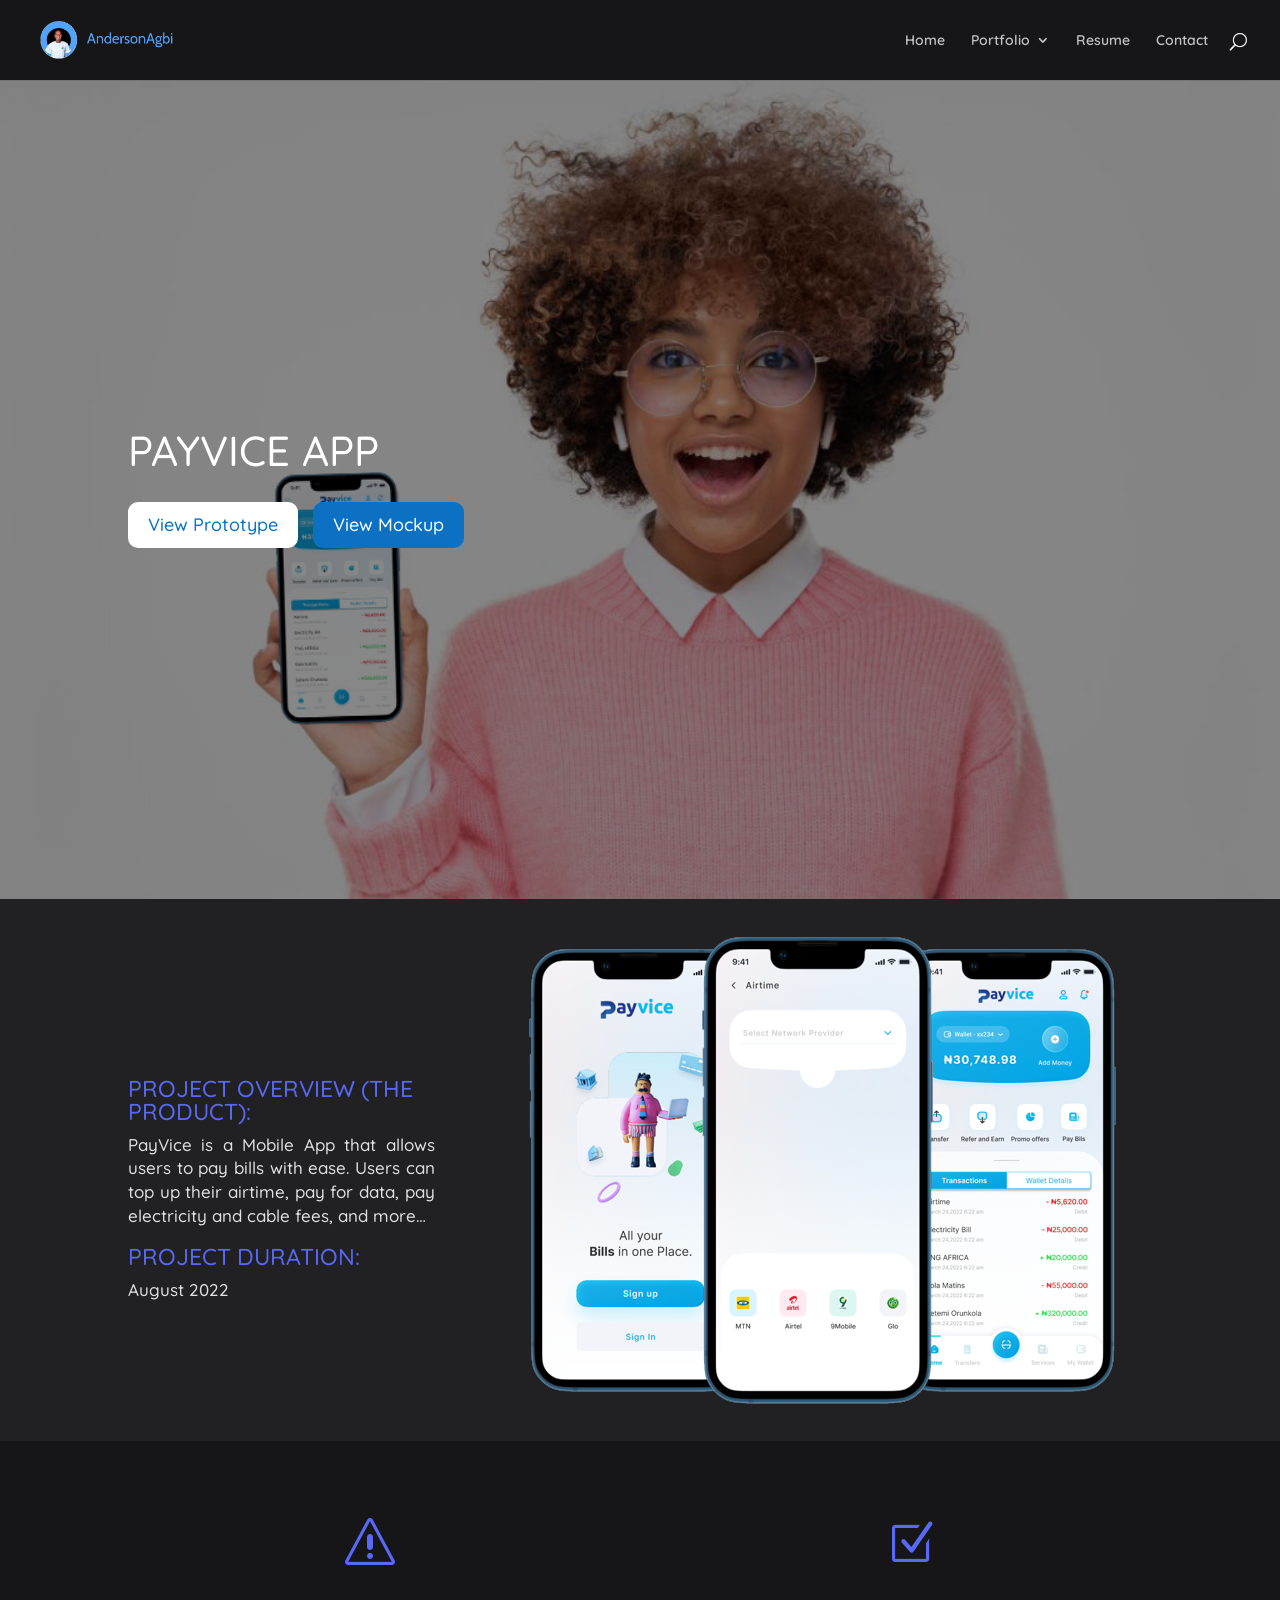
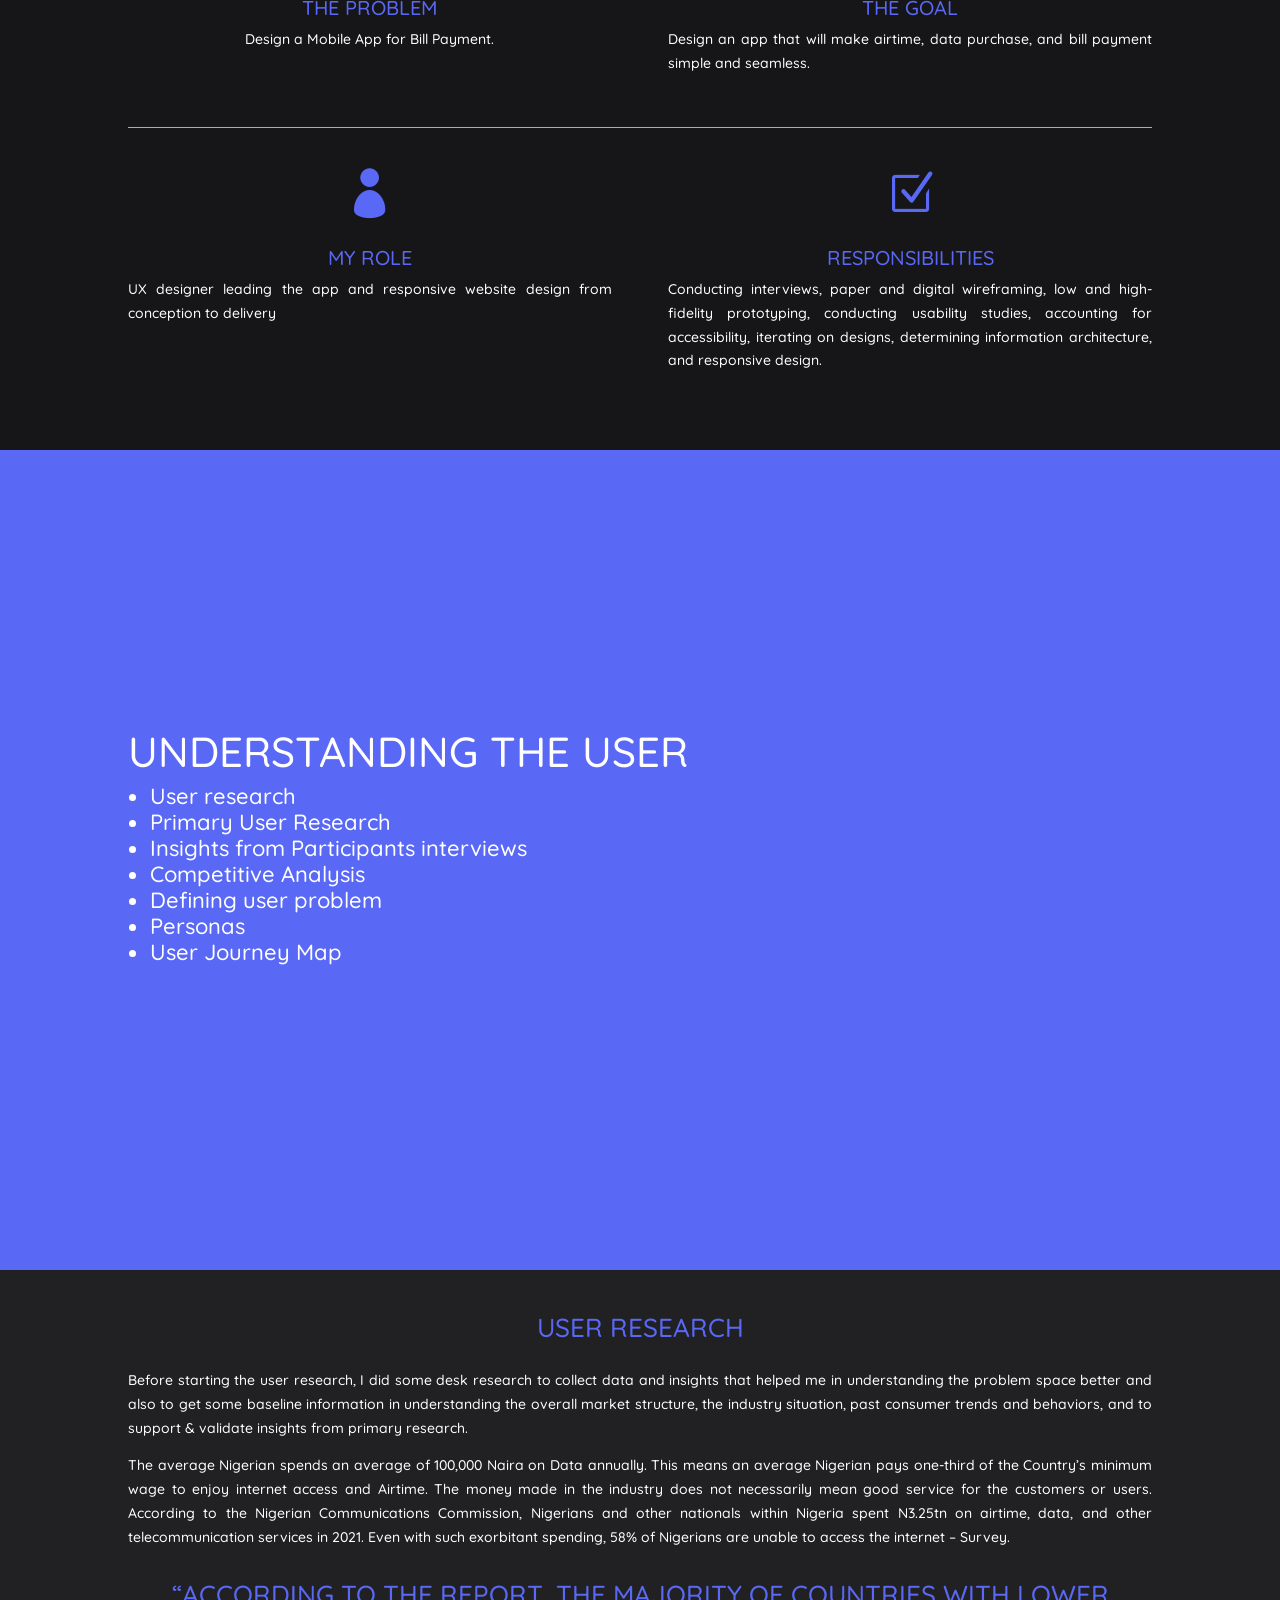
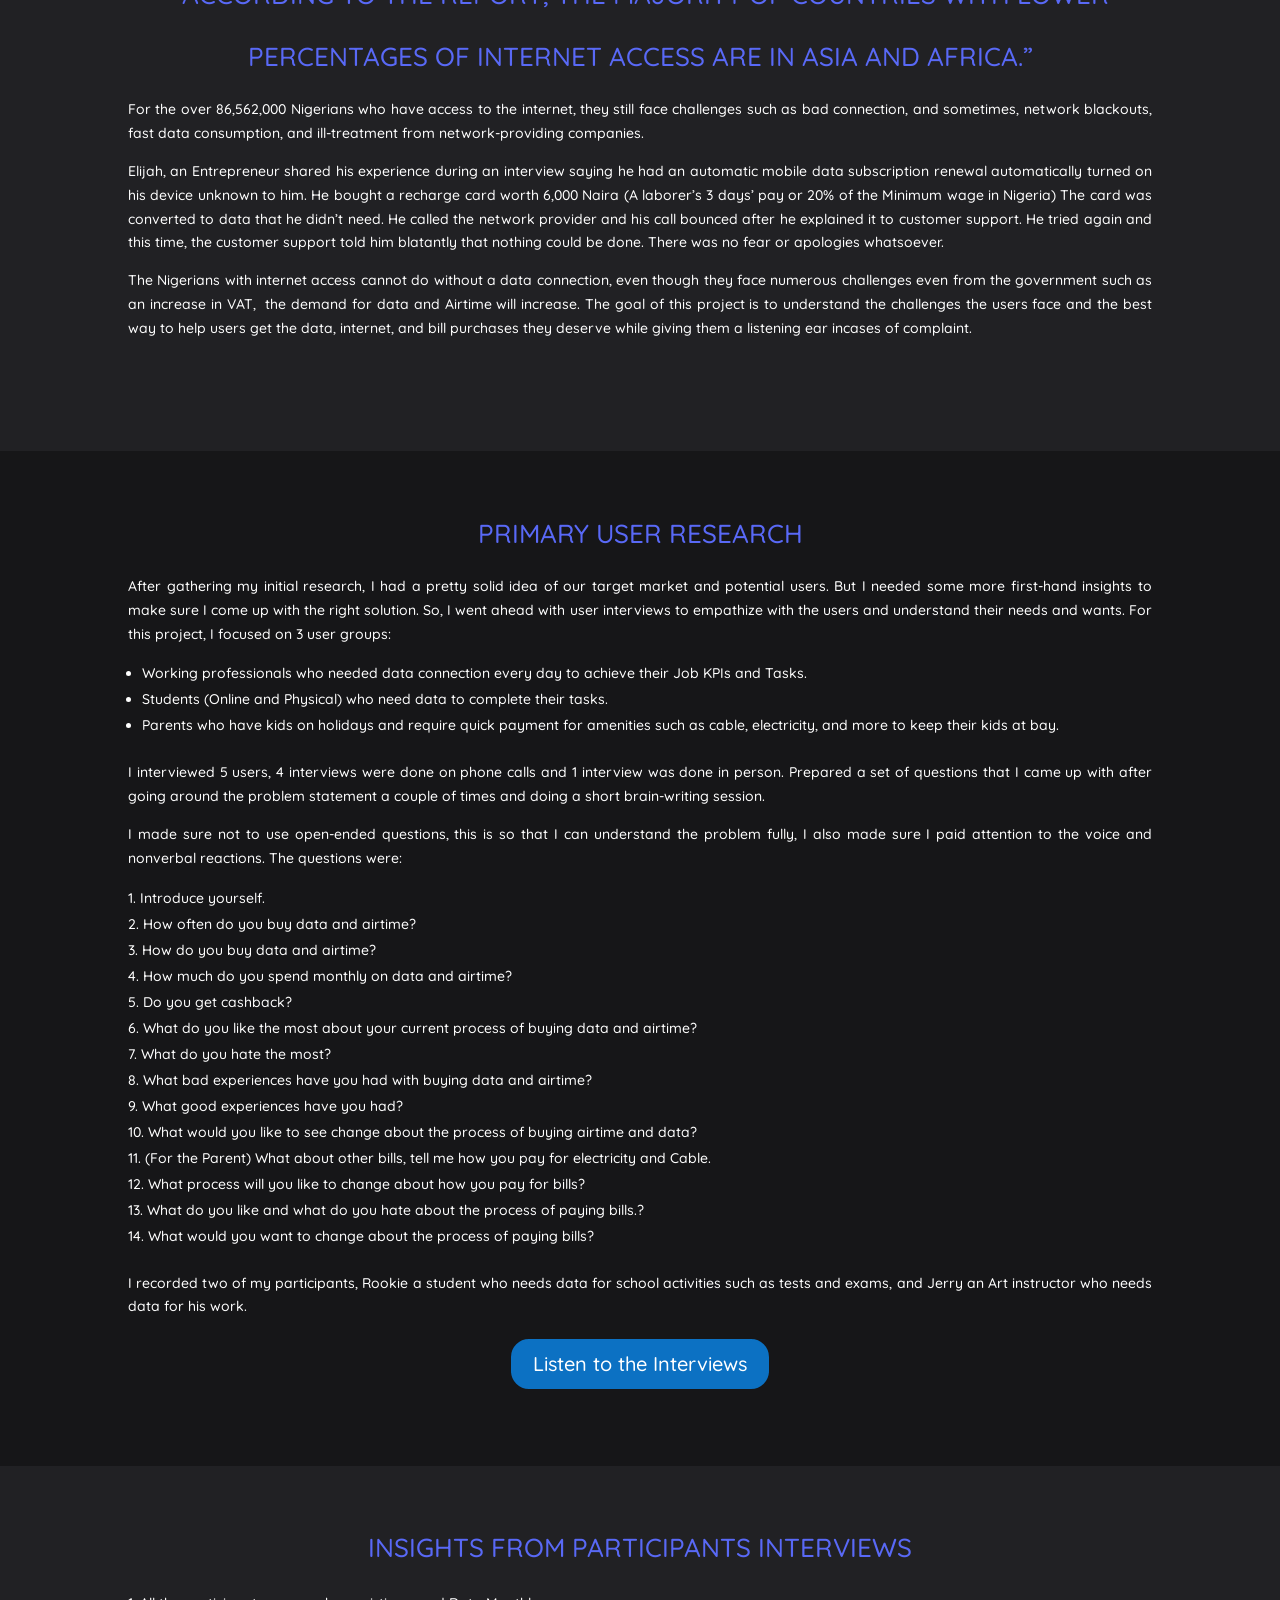
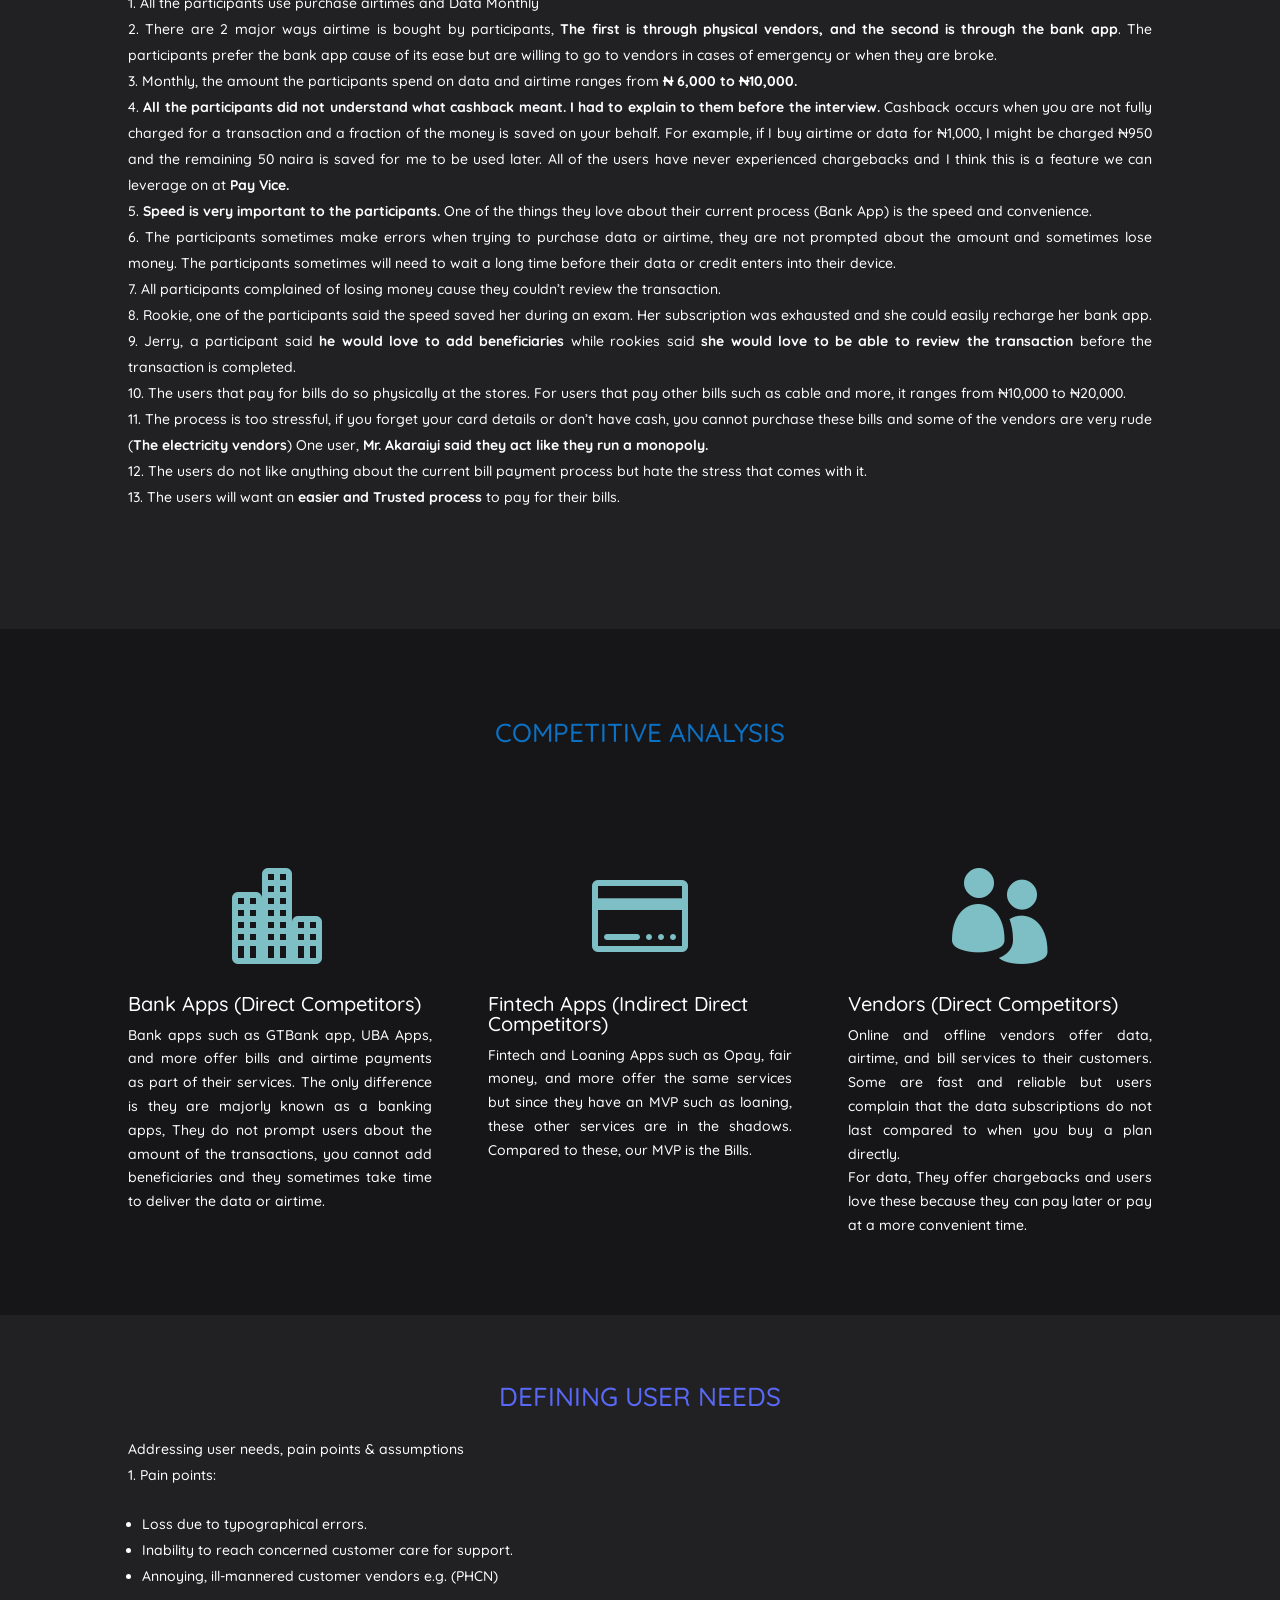
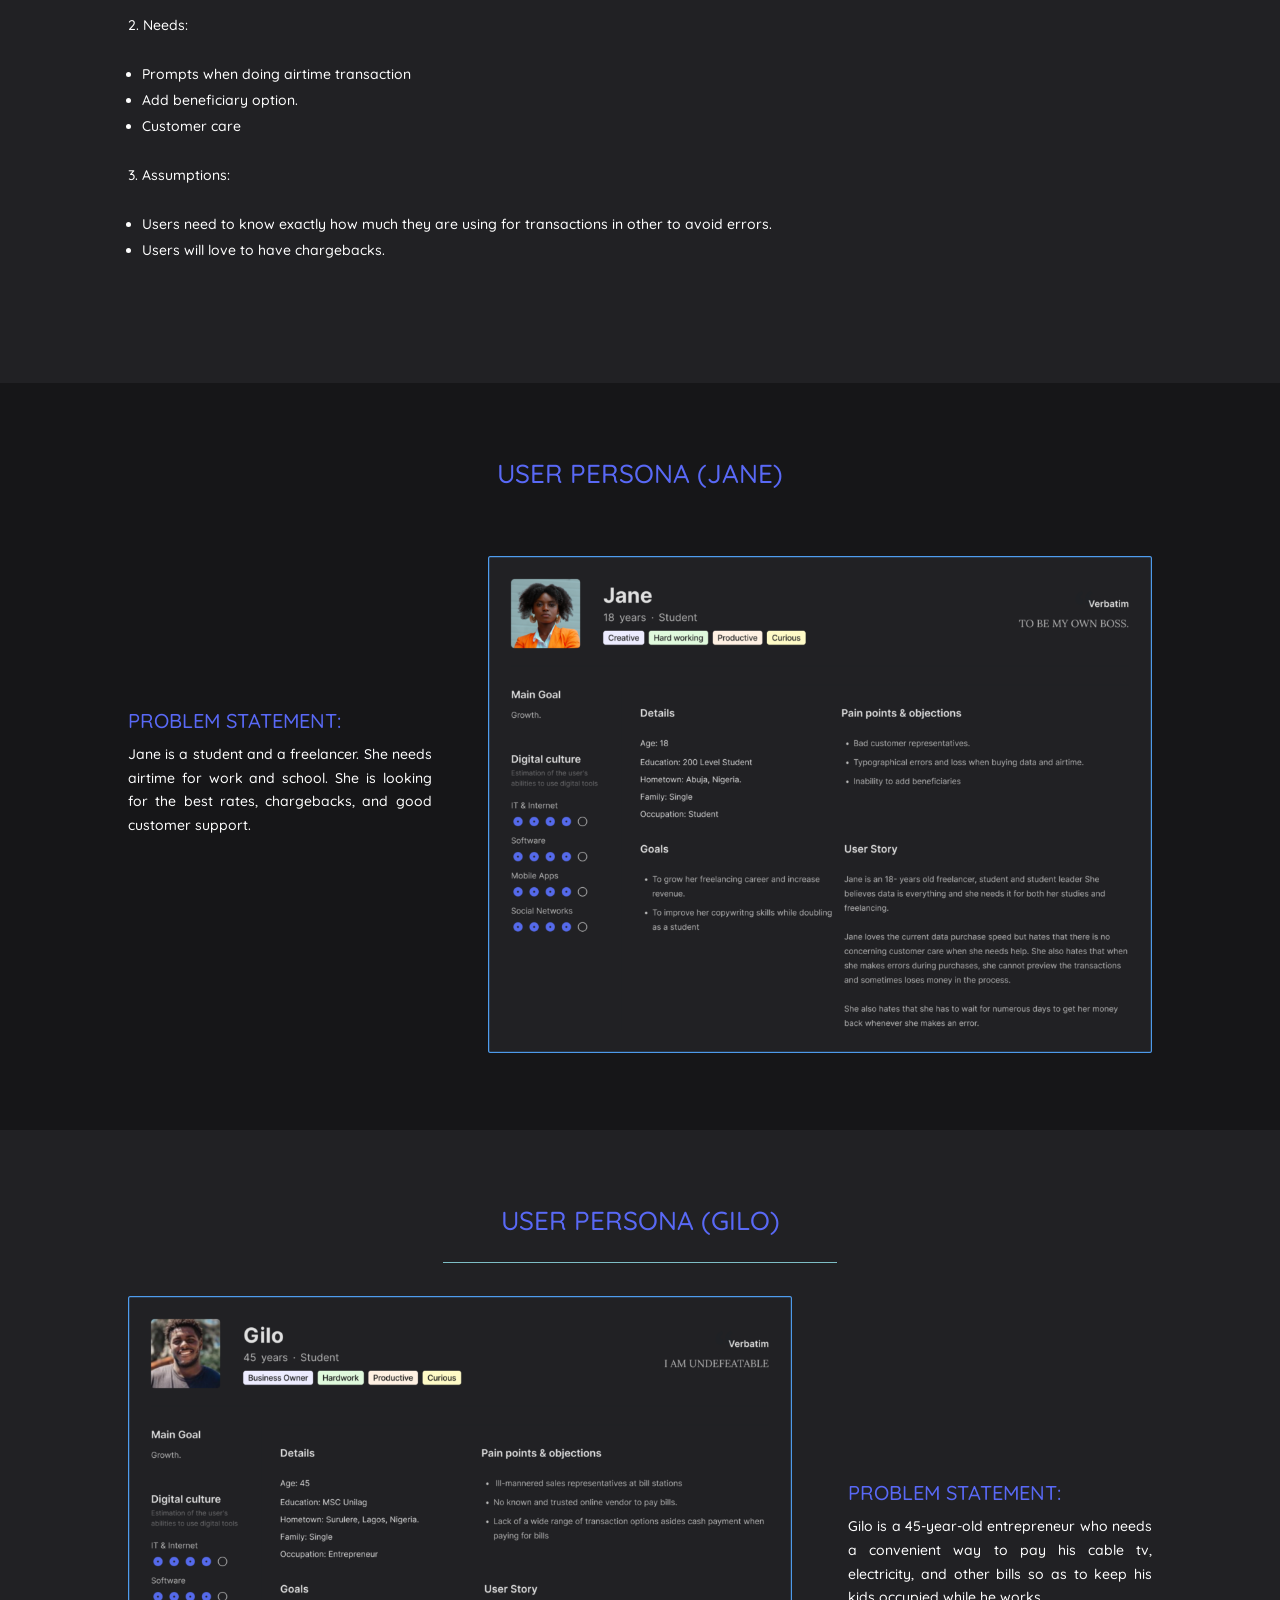
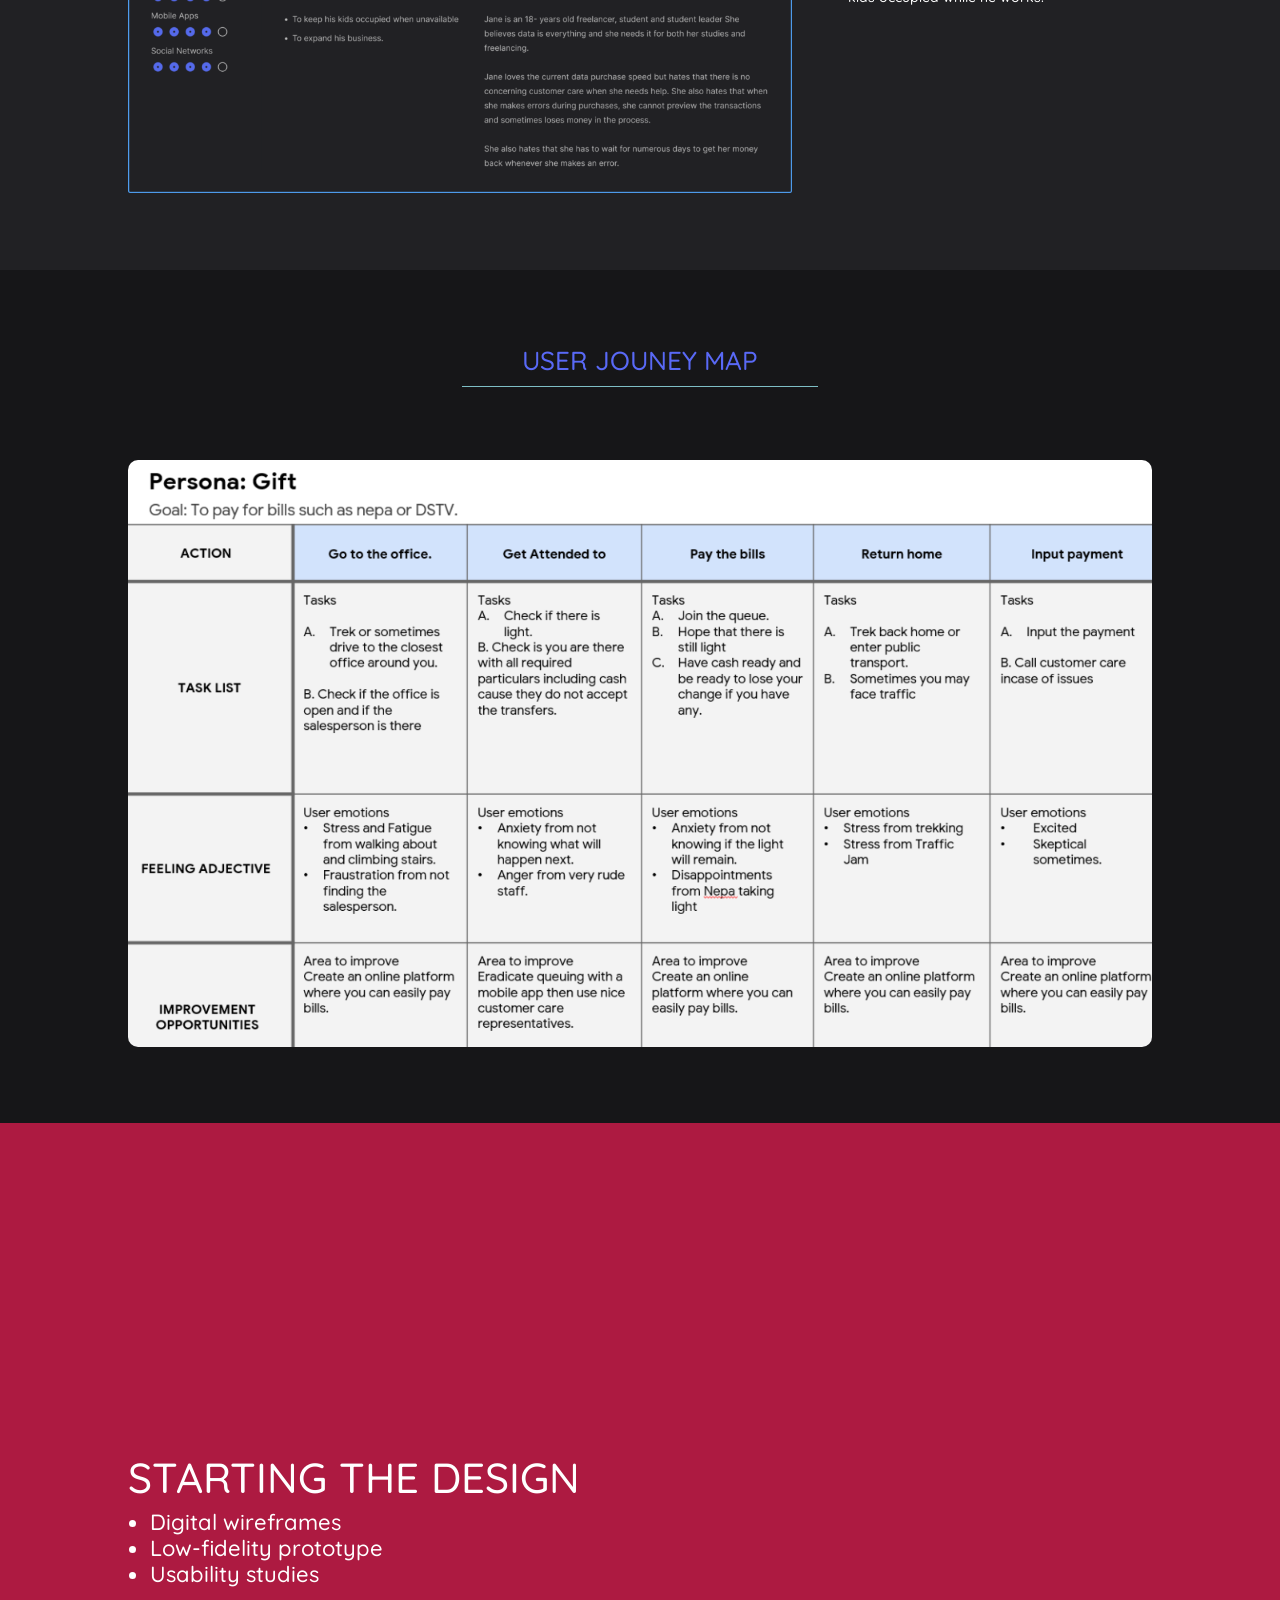
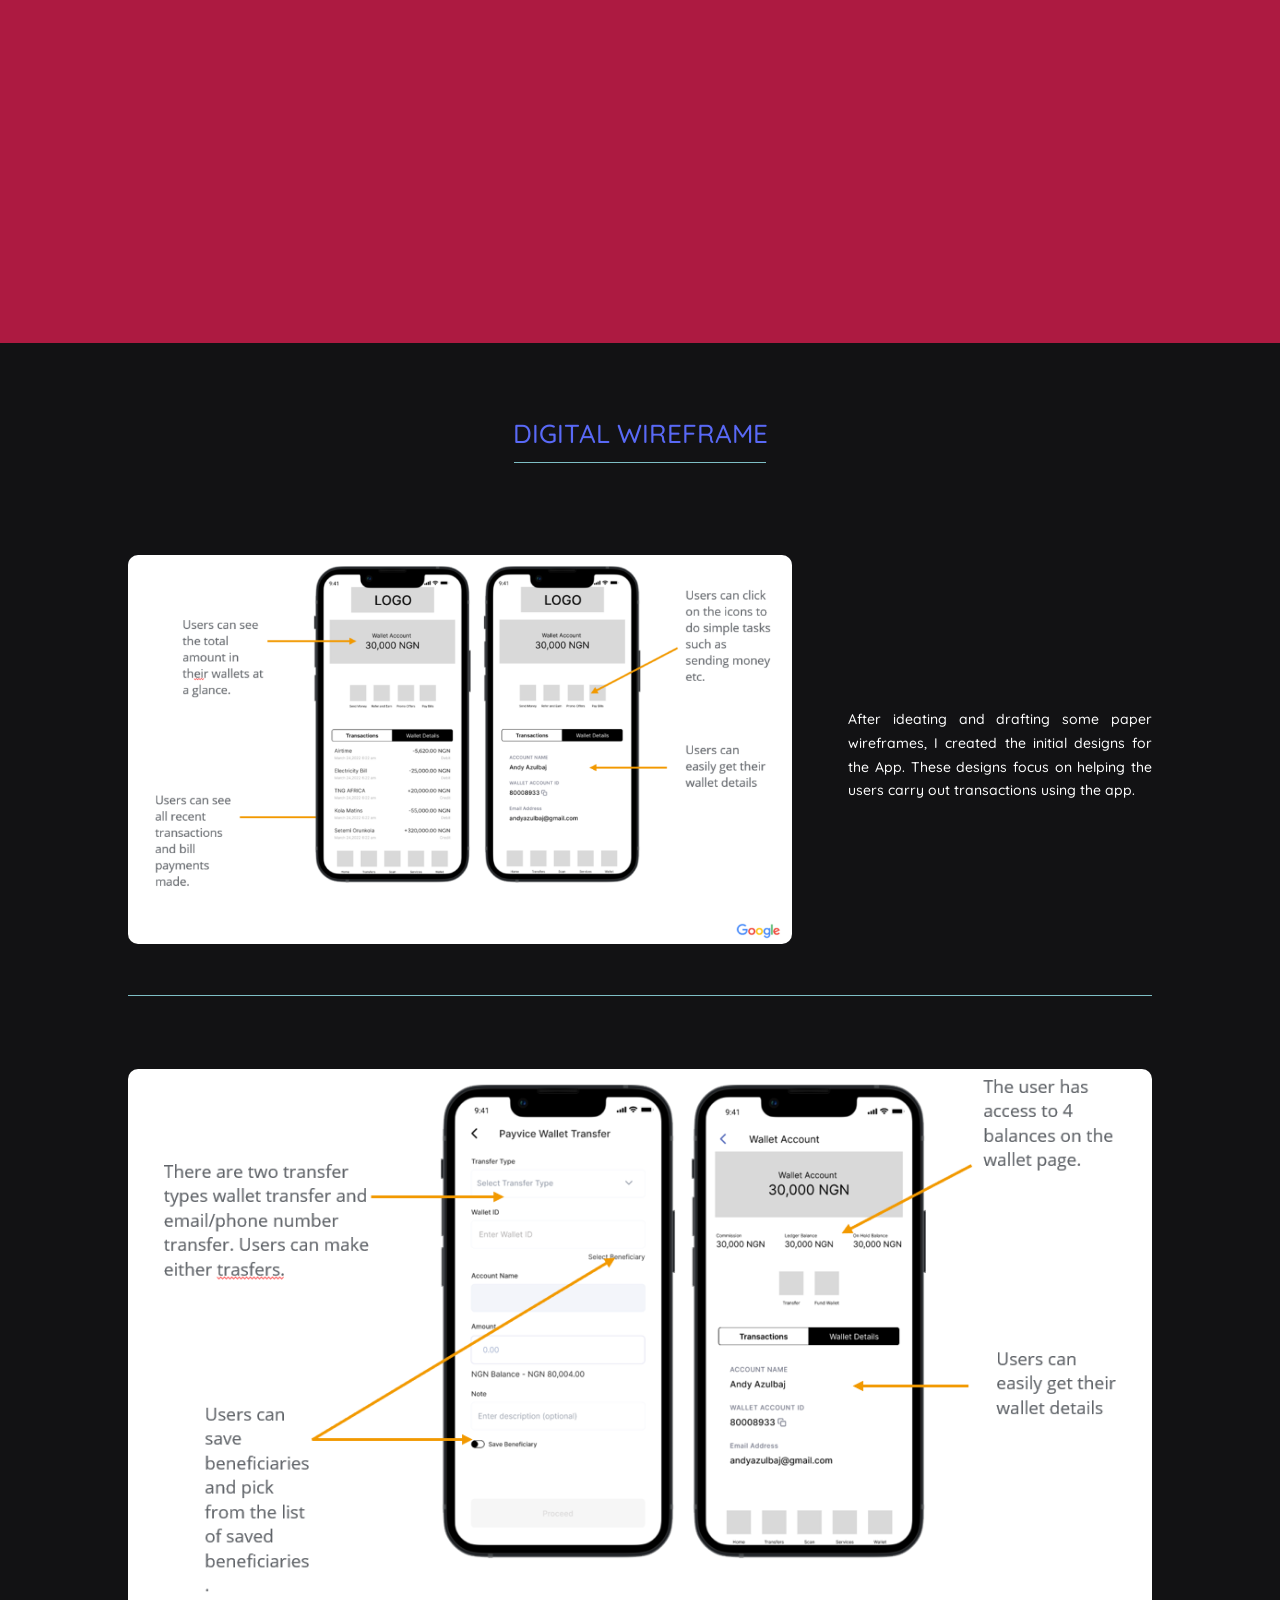
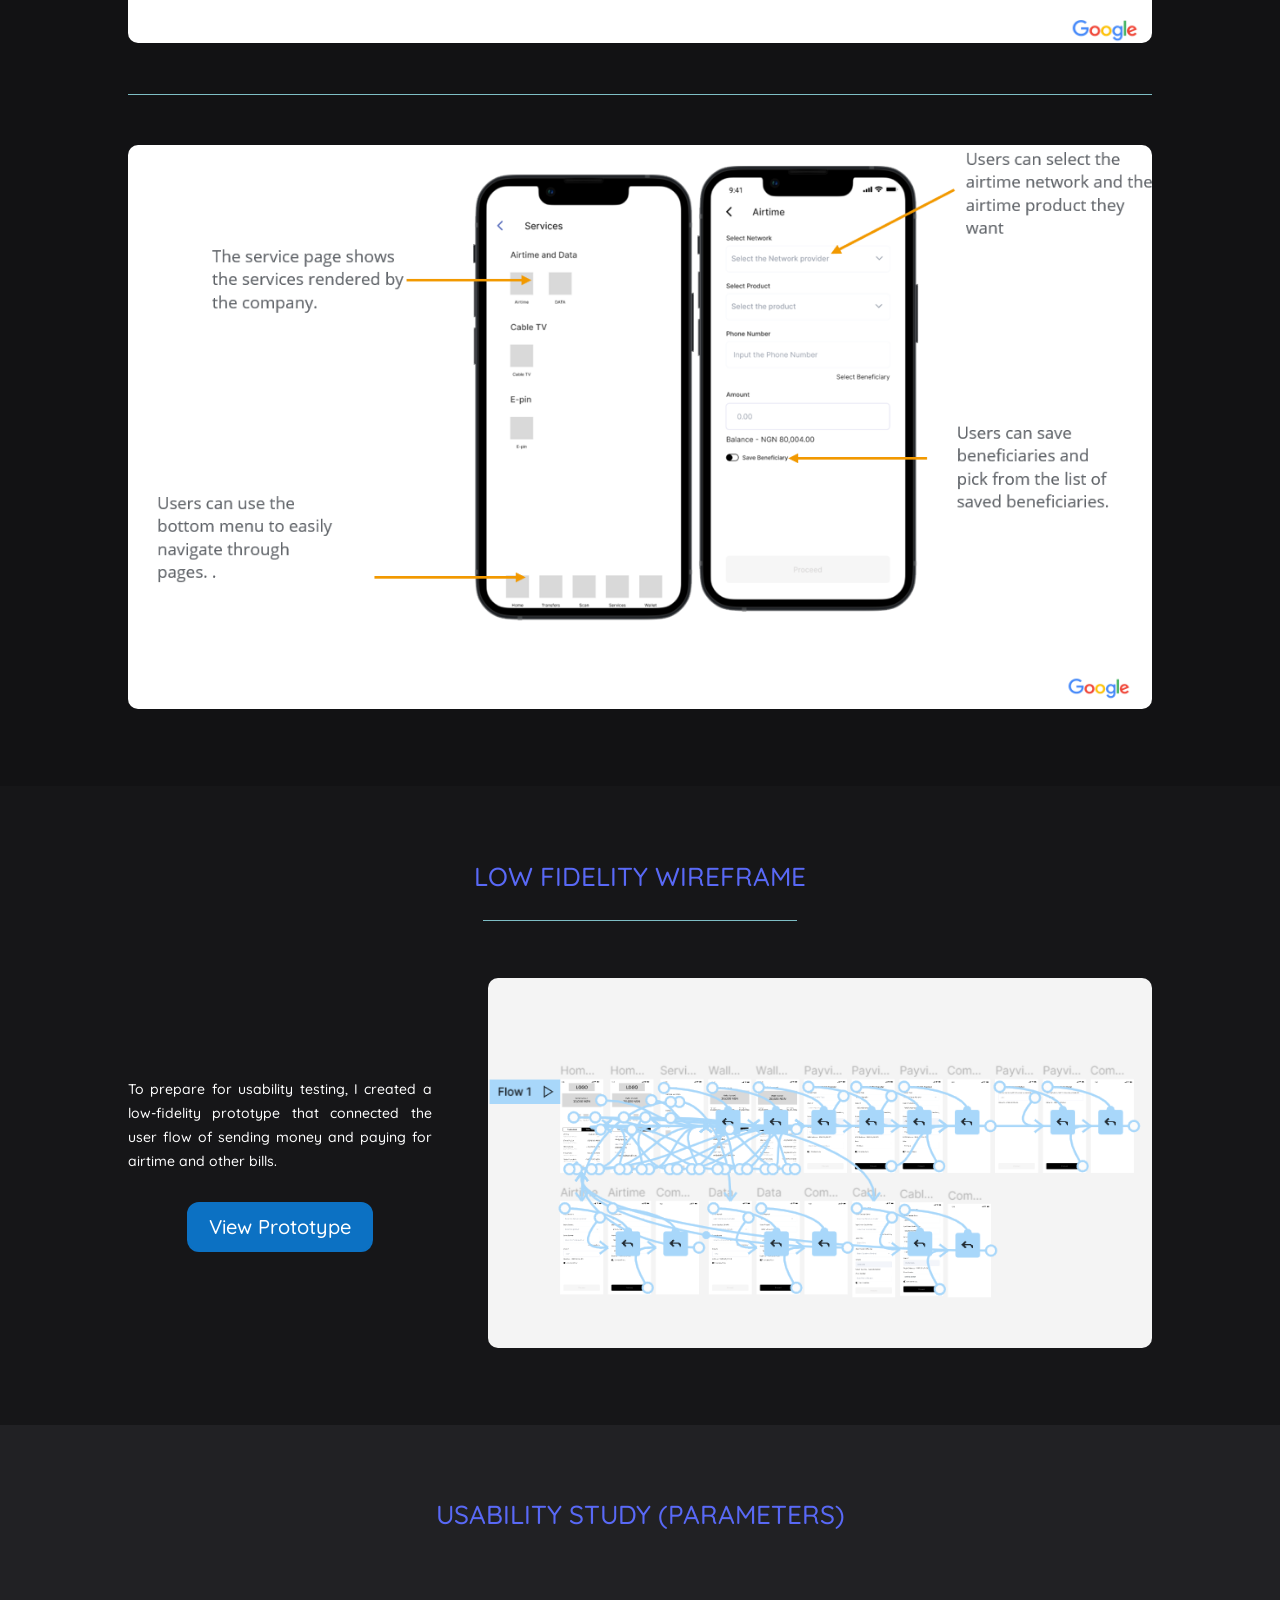
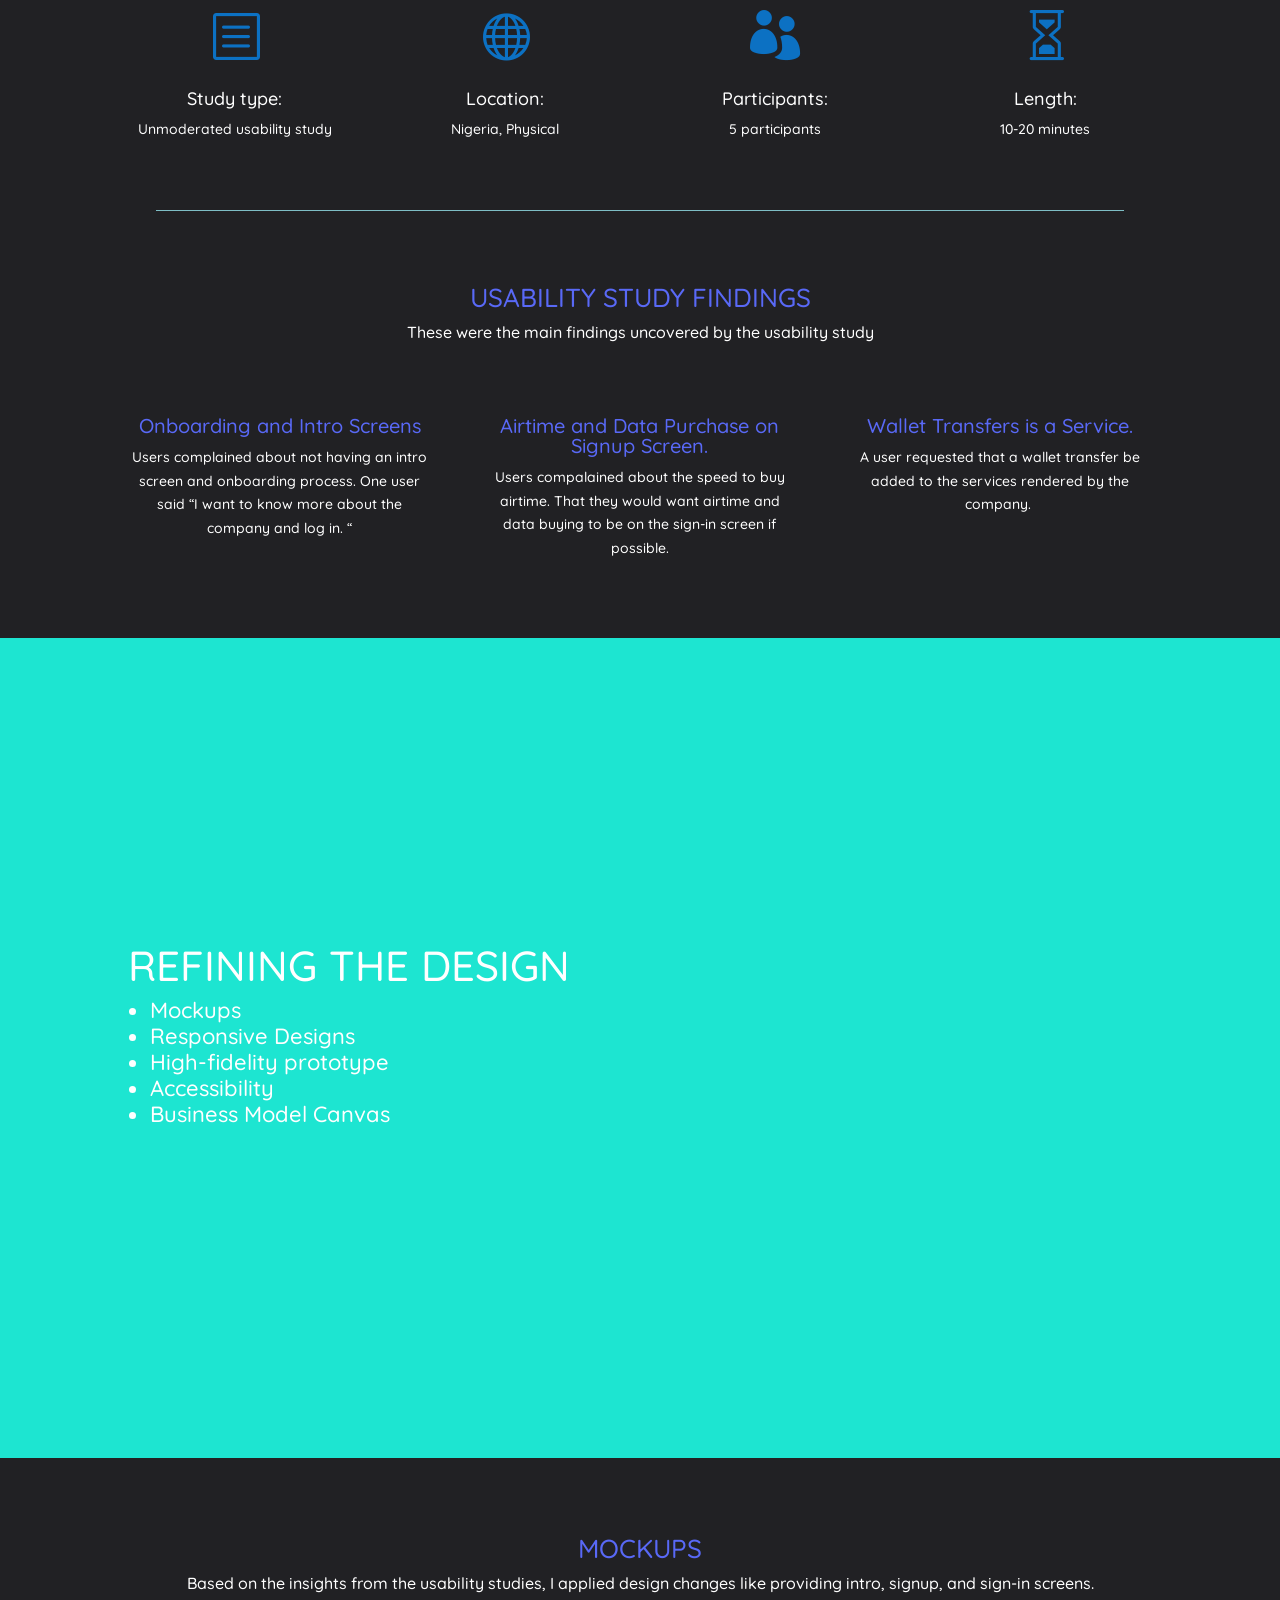
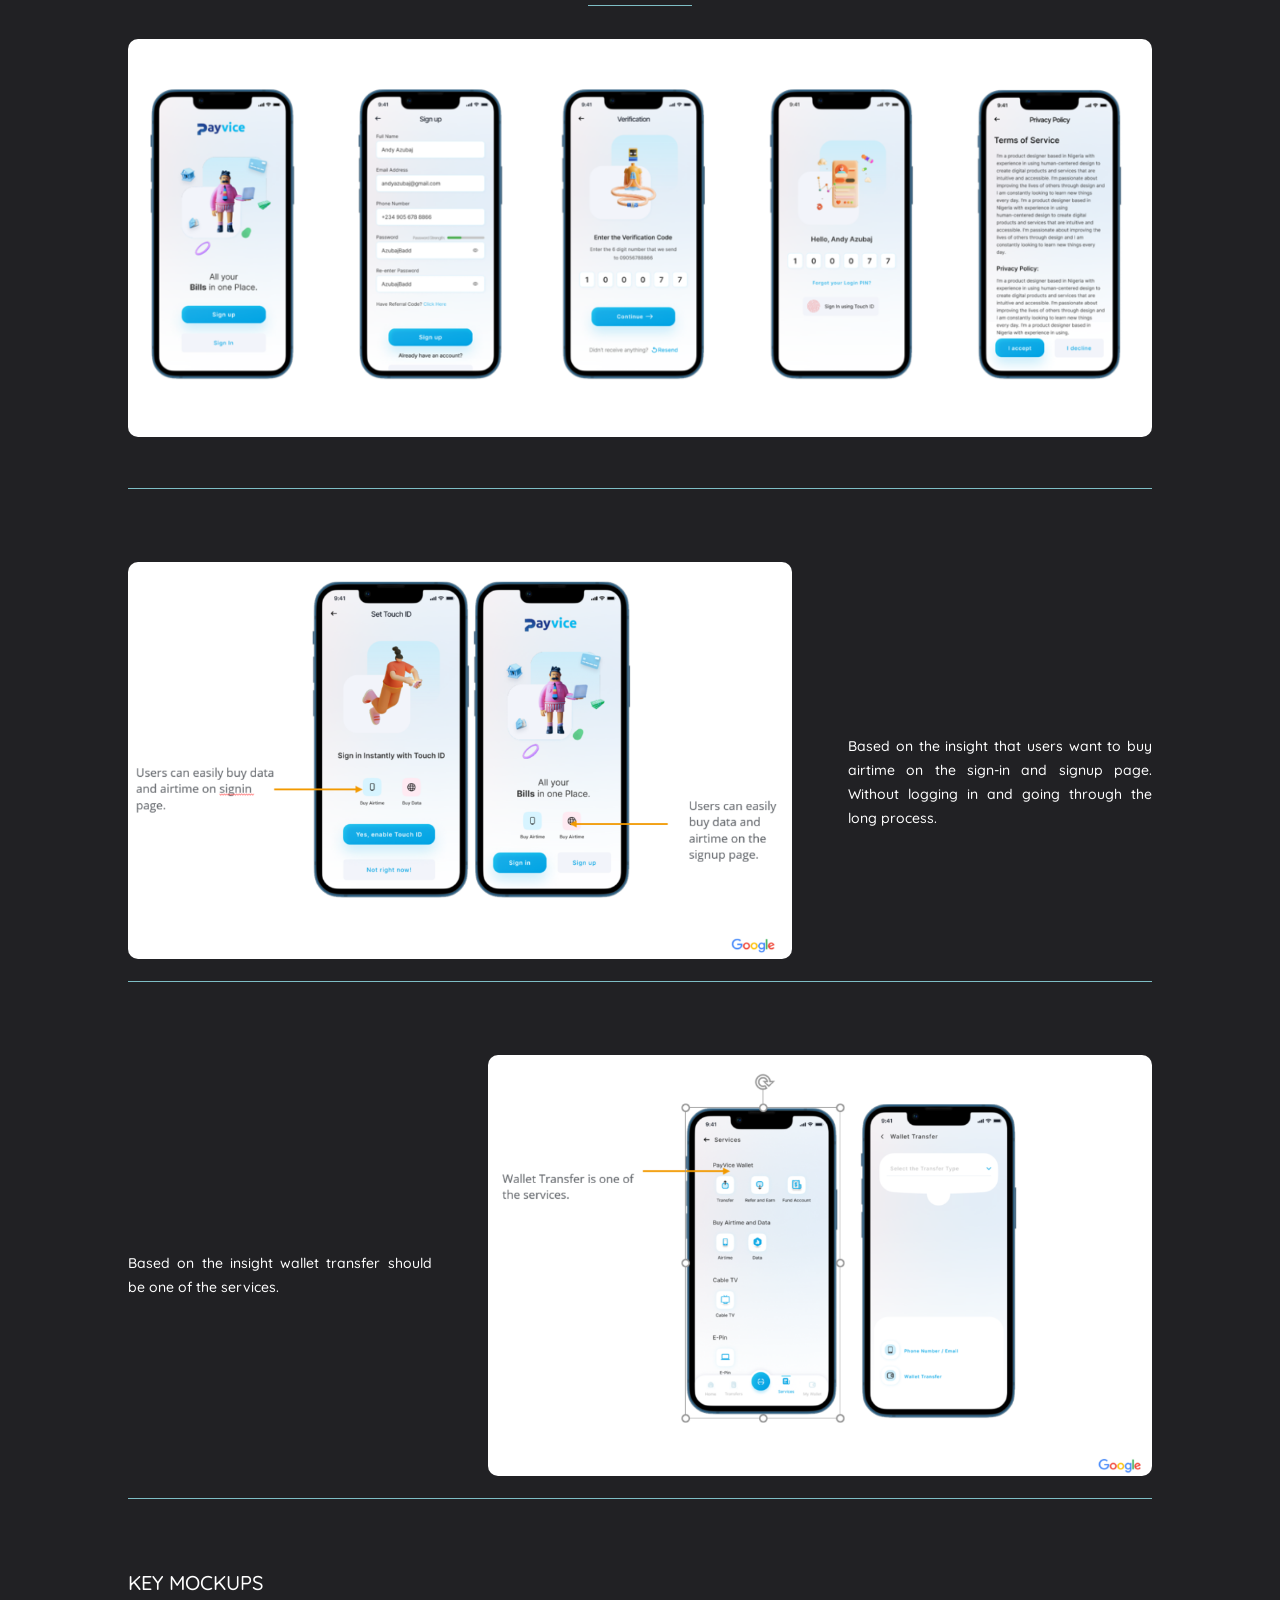
<file: index.html>
<!DOCTYPE html>
<html lang="en-US">
<head>
	<meta charset="UTF-8" />
<meta http-equiv="X-UA-Compatible" content="IE=edge">
	<script type="text/javascript">
		document.documentElement.className = 'js';
	</script>

	<title>Payvice | Anderson Agbi</title>
<style id="wp-img-auto-sizes-contain-inline-css">
img:is([sizes=auto i],[sizes^="auto," i]){contain-intrinsic-size:3000px 1500px}
/*# sourceURL=wp-img-auto-sizes-contain-inline-css */
</style>


<style id="global-styles-inline-css">
:root{--wp--preset--aspect-ratio--square: 1;--wp--preset--aspect-ratio--4-3: 4/3;--wp--preset--aspect-ratio--3-4: 3/4;--wp--preset--aspect-ratio--3-2: 3/2;--wp--preset--aspect-ratio--2-3: 2/3;--wp--preset--aspect-ratio--16-9: 16/9;--wp--preset--aspect-ratio--9-16: 9/16;--wp--preset--color--black: #000000;--wp--preset--color--cyan-bluish-gray: #abb8c3;--wp--preset--color--white: #ffffff;--wp--preset--color--pale-pink: #f78da7;--wp--preset--color--vivid-red: #cf2e2e;--wp--preset--color--luminous-vivid-orange: #ff6900;--wp--preset--color--luminous-vivid-amber: #fcb900;--wp--preset--color--light-green-cyan: #7bdcb5;--wp--preset--color--vivid-green-cyan: #00d084;--wp--preset--color--pale-cyan-blue: #8ed1fc;--wp--preset--color--vivid-cyan-blue: #0693e3;--wp--preset--color--vivid-purple: #9b51e0;--wp--preset--gradient--vivid-cyan-blue-to-vivid-purple: linear-gradient(135deg,rgb(6,147,227) 0%,rgb(155,81,224) 100%);--wp--preset--gradient--light-green-cyan-to-vivid-green-cyan: linear-gradient(135deg,rgb(122,220,180) 0%,rgb(0,208,130) 100%);--wp--preset--gradient--luminous-vivid-amber-to-luminous-vivid-orange: linear-gradient(135deg,rgb(252,185,0) 0%,rgb(255,105,0) 100%);--wp--preset--gradient--luminous-vivid-orange-to-vivid-red: linear-gradient(135deg,rgb(255,105,0) 0%,rgb(207,46,46) 100%);--wp--preset--gradient--very-light-gray-to-cyan-bluish-gray: linear-gradient(135deg,rgb(238,238,238) 0%,rgb(169,184,195) 100%);--wp--preset--gradient--cool-to-warm-spectrum: linear-gradient(135deg,rgb(74,234,220) 0%,rgb(151,120,209) 20%,rgb(207,42,186) 40%,rgb(238,44,130) 60%,rgb(251,105,98) 80%,rgb(254,248,76) 100%);--wp--preset--gradient--blush-light-purple: linear-gradient(135deg,rgb(255,206,236) 0%,rgb(152,150,240) 100%);--wp--preset--gradient--blush-bordeaux: linear-gradient(135deg,rgb(254,205,165) 0%,rgb(254,45,45) 50%,rgb(107,0,62) 100%);--wp--preset--gradient--luminous-dusk: linear-gradient(135deg,rgb(255,203,112) 0%,rgb(199,81,192) 50%,rgb(65,88,208) 100%);--wp--preset--gradient--pale-ocean: linear-gradient(135deg,rgb(255,245,203) 0%,rgb(182,227,212) 50%,rgb(51,167,181) 100%);--wp--preset--gradient--electric-grass: linear-gradient(135deg,rgb(202,248,128) 0%,rgb(113,206,126) 100%);--wp--preset--gradient--midnight: linear-gradient(135deg,rgb(2,3,129) 0%,rgb(40,116,252) 100%);--wp--preset--font-size--small: 13px;--wp--preset--font-size--medium: 20px;--wp--preset--font-size--large: 36px;--wp--preset--font-size--x-large: 42px;--wp--preset--spacing--20: 0.44rem;--wp--preset--spacing--30: 0.67rem;--wp--preset--spacing--40: 1rem;--wp--preset--spacing--50: 1.5rem;--wp--preset--spacing--60: 2.25rem;--wp--preset--spacing--70: 3.38rem;--wp--preset--spacing--80: 5.06rem;--wp--preset--shadow--natural: 6px 6px 9px rgba(0, 0, 0, 0.2);--wp--preset--shadow--deep: 12px 12px 50px rgba(0, 0, 0, 0.4);--wp--preset--shadow--sharp: 6px 6px 0px rgba(0, 0, 0, 0.2);--wp--preset--shadow--outlined: 6px 6px 0px -3px rgb(255, 255, 255), 6px 6px rgb(0, 0, 0);--wp--preset--shadow--crisp: 6px 6px 0px rgb(0, 0, 0);}.wp-block-button{--wp--preset--dimension--25: 25%;--wp--preset--dimension--50: 50%;--wp--preset--dimension--75: 75%;--wp--preset--dimension--100: 100%;}:root { --wp--style--global--content-size: 823px;--wp--style--global--wide-size: 1080px; }:where(body) { margin: 0; }.wp-site-blocks > .alignleft { float: left; margin-right: 2em; }.wp-site-blocks > .alignright { float: right; margin-left: 2em; }.wp-site-blocks > .aligncenter { justify-content: center; margin-left: auto; margin-right: auto; }:where(.is-layout-flex){gap: 0.5em;}:where(.is-layout-grid){gap: 0.5em;}.is-layout-flow > .alignleft{float: left;margin-inline-start: 0;margin-inline-end: 2em;}.is-layout-flow > .alignright{float: right;margin-inline-start: 2em;margin-inline-end: 0;}.is-layout-flow > .aligncenter{margin-left: auto !important;margin-right: auto !important;}.is-layout-constrained > .alignleft{float: left;margin-inline-start: 0;margin-inline-end: 2em;}.is-layout-constrained > .alignright{float: right;margin-inline-start: 2em;margin-inline-end: 0;}.is-layout-constrained > .aligncenter{margin-left: auto !important;margin-right: auto !important;}.is-layout-constrained > :where(:not(.alignleft):not(.alignright):not(.alignfull)){max-width: var(--wp--style--global--content-size);margin-left: auto !important;margin-right: auto !important;}.is-layout-constrained > .alignwide{max-width: var(--wp--style--global--wide-size);}body .is-layout-flex{display: flex;}.is-layout-flex{flex-wrap: wrap;align-items: center;}.is-layout-flex > :is(*, div){margin: 0;}body .is-layout-grid{display: grid;}.is-layout-grid > :is(*, div){margin: 0;}body{padding-top: 0px;padding-right: 0px;padding-bottom: 0px;padding-left: 0px;}:root :where(.wp-element-button, .wp-block-button__link){background-color: #32373c;border-width: 0;color: #fff;font-family: inherit;font-size: inherit;font-style: inherit;font-weight: inherit;letter-spacing: inherit;line-height: inherit;padding-top: calc(0.667em + 2px);padding-right: calc(1.333em + 2px);padding-bottom: calc(0.667em + 2px);padding-left: calc(1.333em + 2px);text-decoration: none;text-transform: inherit;}.has-black-color{color: var(--wp--preset--color--black) !important;}.has-cyan-bluish-gray-color{color: var(--wp--preset--color--cyan-bluish-gray) !important;}.has-white-color{color: var(--wp--preset--color--white) !important;}.has-pale-pink-color{color: var(--wp--preset--color--pale-pink) !important;}.has-vivid-red-color{color: var(--wp--preset--color--vivid-red) !important;}.has-luminous-vivid-orange-color{color: var(--wp--preset--color--luminous-vivid-orange) !important;}.has-luminous-vivid-amber-color{color: var(--wp--preset--color--luminous-vivid-amber) !important;}.has-light-green-cyan-color{color: var(--wp--preset--color--light-green-cyan) !important;}.has-vivid-green-cyan-color{color: var(--wp--preset--color--vivid-green-cyan) !important;}.has-pale-cyan-blue-color{color: var(--wp--preset--color--pale-cyan-blue) !important;}.has-vivid-cyan-blue-color{color: var(--wp--preset--color--vivid-cyan-blue) !important;}.has-vivid-purple-color{color: var(--wp--preset--color--vivid-purple) !important;}.has-black-background-color{background-color: var(--wp--preset--color--black) !important;}.has-cyan-bluish-gray-background-color{background-color: var(--wp--preset--color--cyan-bluish-gray) !important;}.has-white-background-color{background-color: var(--wp--preset--color--white) !important;}.has-pale-pink-background-color{background-color: var(--wp--preset--color--pale-pink) !important;}.has-vivid-red-background-color{background-color: var(--wp--preset--color--vivid-red) !important;}.has-luminous-vivid-orange-background-color{background-color: var(--wp--preset--color--luminous-vivid-orange) !important;}.has-luminous-vivid-amber-background-color{background-color: var(--wp--preset--color--luminous-vivid-amber) !important;}.has-light-green-cyan-background-color{background-color: var(--wp--preset--color--light-green-cyan) !important;}.has-vivid-green-cyan-background-color{background-color: var(--wp--preset--color--vivid-green-cyan) !important;}.has-pale-cyan-blue-background-color{background-color: var(--wp--preset--color--pale-cyan-blue) !important;}.has-vivid-cyan-blue-background-color{background-color: var(--wp--preset--color--vivid-cyan-blue) !important;}.has-vivid-purple-background-color{background-color: var(--wp--preset--color--vivid-purple) !important;}.has-black-border-color{border-color: var(--wp--preset--color--black) !important;}.has-cyan-bluish-gray-border-color{border-color: var(--wp--preset--color--cyan-bluish-gray) !important;}.has-white-border-color{border-color: var(--wp--preset--color--white) !important;}.has-pale-pink-border-color{border-color: var(--wp--preset--color--pale-pink) !important;}.has-vivid-red-border-color{border-color: var(--wp--preset--color--vivid-red) !important;}.has-luminous-vivid-orange-border-color{border-color: var(--wp--preset--color--luminous-vivid-orange) !important;}.has-luminous-vivid-amber-border-color{border-color: var(--wp--preset--color--luminous-vivid-amber) !important;}.has-light-green-cyan-border-color{border-color: var(--wp--preset--color--light-green-cyan) !important;}.has-vivid-green-cyan-border-color{border-color: var(--wp--preset--color--vivid-green-cyan) !important;}.has-pale-cyan-blue-border-color{border-color: var(--wp--preset--color--pale-cyan-blue) !important;}.has-vivid-cyan-blue-border-color{border-color: var(--wp--preset--color--vivid-cyan-blue) !important;}.has-vivid-purple-border-color{border-color: var(--wp--preset--color--vivid-purple) !important;}.has-vivid-cyan-blue-to-vivid-purple-gradient-background{background: var(--wp--preset--gradient--vivid-cyan-blue-to-vivid-purple) !important;}.has-light-green-cyan-to-vivid-green-cyan-gradient-background{background: var(--wp--preset--gradient--light-green-cyan-to-vivid-green-cyan) !important;}.has-luminous-vivid-amber-to-luminous-vivid-orange-gradient-background{background: var(--wp--preset--gradient--luminous-vivid-amber-to-luminous-vivid-orange) !important;}.has-luminous-vivid-orange-to-vivid-red-gradient-background{background: var(--wp--preset--gradient--luminous-vivid-orange-to-vivid-red) !important;}.has-very-light-gray-to-cyan-bluish-gray-gradient-background{background: var(--wp--preset--gradient--very-light-gray-to-cyan-bluish-gray) !important;}.has-cool-to-warm-spectrum-gradient-background{background: var(--wp--preset--gradient--cool-to-warm-spectrum) !important;}.has-blush-light-purple-gradient-background{background: var(--wp--preset--gradient--blush-light-purple) !important;}.has-blush-bordeaux-gradient-background{background: var(--wp--preset--gradient--blush-bordeaux) !important;}.has-luminous-dusk-gradient-background{background: var(--wp--preset--gradient--luminous-dusk) !important;}.has-pale-ocean-gradient-background{background: var(--wp--preset--gradient--pale-ocean) !important;}.has-electric-grass-gradient-background{background: var(--wp--preset--gradient--electric-grass) !important;}.has-midnight-gradient-background{background: var(--wp--preset--gradient--midnight) !important;}.has-small-font-size{font-size: var(--wp--preset--font-size--small) !important;}.has-medium-font-size{font-size: var(--wp--preset--font-size--medium) !important;}.has-large-font-size{font-size: var(--wp--preset--font-size--large) !important;}.has-x-large-font-size{font-size: var(--wp--preset--font-size--x-large) !important;}
/*# sourceURL=global-styles-inline-css */
</style>

<style id="divi-style-inline-inline-css">
/*!
Theme Name: Divi
Theme URI: http://www.elegantthemes.com/gallery/divi/
Version: 4.23.1
Description: Smart. Flexible. Beautiful. Divi is the most powerful theme in our collection.
Author: Elegant Themes
Author URI: http://www.elegantthemes.com
License: GNU General Public License v2
License URI: http://www.gnu.org/licenses/gpl-2.0.html
*/

a,abbr,acronym,address,applet,b,big,blockquote,body,center,cite,code,dd,del,dfn,div,dl,dt,em,fieldset,font,form,h1,h2,h3,h4,h5,h6,html,i,iframe,img,ins,kbd,label,legend,li,object,ol,p,pre,q,s,samp,small,span,strike,strong,sub,sup,tt,u,ul,var{margin:0;padding:0;border:0;outline:0;font-size:100%;-ms-text-size-adjust:100%;-webkit-text-size-adjust:100%;vertical-align:baseline;background:transparent}body{line-height:1}ol,ul{list-style:none}blockquote,q{quotes:none}blockquote:after,blockquote:before,q:after,q:before{content:"";content:none}blockquote{margin:20px 0 30px;border-left:5px solid;padding-left:20px}:focus{outline:0}del{text-decoration:line-through}pre{overflow:auto;padding:10px}figure{margin:0}table{border-collapse:collapse;border-spacing:0}article,aside,footer,header,hgroup,nav,section{display:block}body{font-family:Open Sans,Arial,sans-serif;font-size:14px;color:#666;background-color:#fff;line-height:1.7em;font-weight:500;-webkit-font-smoothing:antialiased;-moz-osx-font-smoothing:grayscale}body.page-template-page-template-blank-php #page-container{padding-top:0!important}body.et_cover_background{background-size:cover!important;background-position:top!important;background-repeat:no-repeat!important;background-attachment:fixed}a{color:#2ea3f2}a,a:hover{text-decoration:none}p{padding-bottom:1em}p:not(.has-background):last-of-type{padding-bottom:0}p.et_normal_padding{padding-bottom:1em}strong{font-weight:700}cite,em,i{font-style:italic}code,pre{font-family:Courier New,monospace;margin-bottom:10px}ins{text-decoration:none}sub,sup{height:0;line-height:1;position:relative;vertical-align:baseline}sup{bottom:.8em}sub{top:.3em}dl{margin:0 0 1.5em}dl dt{font-weight:700}dd{margin-left:1.5em}blockquote p{padding-bottom:0}embed,iframe,object,video{max-width:100%}h1,h2,h3,h4,h5,h6{color:#333;padding-bottom:10px;line-height:1em;font-weight:500}h1 a,h2 a,h3 a,h4 a,h5 a,h6 a{color:inherit}h1{font-size:30px}h2{font-size:26px}h3{font-size:22px}h4{font-size:18px}h5{font-size:16px}h6{font-size:14px}input{-webkit-appearance:none}input[type=checkbox]{-webkit-appearance:checkbox}input[type=radio]{-webkit-appearance:radio}input.text,input.title,input[type=email],input[type=password],input[type=tel],input[type=text],select,textarea{background-color:#fff;border:1px solid #bbb;padding:2px;color:#4e4e4e}input.text:focus,input.title:focus,input[type=text]:focus,select:focus,textarea:focus{border-color:#2d3940;color:#3e3e3e}input.text,input.title,input[type=text],select,textarea{margin:0}textarea{padding:4px}button,input,select,textarea{font-family:inherit}img{max-width:100%;height:auto}.clear{clear:both}br.clear{margin:0;padding:0}.pagination{clear:both}#et_search_icon:hover,.et-social-icon a:hover,.et_password_protected_form .et_submit_button,.form-submit .et_pb_buttontton.alt.disabled,.nav-single a,.posted_in a{color:#2ea3f2}.et-search-form,blockquote{border-color:#2ea3f2}#main-content{background-color:#fff}.container{width:80%;max-width:1080px;margin:auto;position:relative}body:not(.et-tb) #main-content .container,body:not(.et-tb-has-header) #main-content .container{padding-top:58px}.et_full_width_page #main-content .container:before{display:none}.main_title{margin-bottom:20px}.et_password_protected_form .et_submit_button:hover,.form-submit .et_pb_button:hover{background:rgba(0,0,0,.05)}.et_button_icon_visible .et_pb_button{padding-right:2em;padding-left:.7em}.et_button_icon_visible .et_pb_button:after{opacity:1;margin-left:0}.et_button_left .et_pb_button:hover:after{left:.15em}.et_button_left .et_pb_button:after{margin-left:0;left:1em}.et_button_icon_visible.et_button_left .et_pb_button,.et_button_left .et_pb_button:hover,.et_button_left .et_pb_module .et_pb_button:hover{padding-left:2em;padding-right:.7em}.et_button_icon_visible.et_button_left .et_pb_button:after,.et_button_left .et_pb_button:hover:after{left:.15em}.et_password_protected_form .et_submit_button:hover,.form-submit .et_pb_button:hover{padding:.3em 1em}.et_button_no_icon .et_pb_button:after{display:none}.et_button_no_icon.et_button_icon_visible.et_button_left .et_pb_button,.et_button_no_icon.et_button_left .et_pb_button:hover,.et_button_no_icon .et_pb_button,.et_button_no_icon .et_pb_button:hover{padding:.3em 1em!important}.et_button_custom_icon .et_pb_button:after{line-height:1.7em}.et_button_custom_icon.et_button_icon_visible .et_pb_button:after,.et_button_custom_icon .et_pb_button:hover:after{margin-left:.3em}#left-area .post_format-post-format-gallery .wp-block-gallery:first-of-type{padding:0;margin-bottom:-16px}.entry-content table:not(.variations){border:1px solid #eee;margin:0 0 15px;text-align:left;width:100%}.entry-content thead th,.entry-content tr th{color:#555;font-weight:700;padding:9px 24px}.entry-content tr td{border-top:1px solid #eee;padding:6px 24px}#left-area ul,.entry-content ul,.et-l--body ul,.et-l--footer ul,.et-l--header ul{list-style-type:disc;padding:0 0 23px 1em;line-height:26px}#left-area ol,.entry-content ol,.et-l--body ol,.et-l--footer ol,.et-l--header ol{list-style-type:decimal;list-style-position:inside;padding:0 0 23px;line-height:26px}#left-area ul li ul,.entry-content ul li ol{padding:2px 0 2px 20px}#left-area ol li ul,.entry-content ol li ol,.et-l--body ol li ol,.et-l--footer ol li ol,.et-l--header ol li ol{padding:2px 0 2px 35px}#left-area ul.wp-block-gallery{display:-webkit-box;display:-ms-flexbox;display:flex;-ms-flex-wrap:wrap;flex-wrap:wrap;list-style-type:none;padding:0}#left-area ul.products{padding:0!important;line-height:1.7!important;list-style:none!important}.gallery-item a{display:block}.gallery-caption,.gallery-item a{width:90%}#wpadminbar{z-index:100001}#left-area .post-meta{font-size:14px;padding-bottom:15px}#left-area .post-meta a{text-decoration:none;color:#666}#left-area .et_featured_image{padding-bottom:7px}.single .post{padding-bottom:25px}body.single .et_audio_content{margin-bottom:-6px}.nav-single a{text-decoration:none;color:#2ea3f2;font-size:14px;font-weight:400}.nav-previous{float:left}.nav-next{float:right}.et_password_protected_form p input{background-color:#eee;border:none!important;width:100%!important;border-radius:0!important;font-size:14px;color:#999!important;padding:16px!important;-webkit-box-sizing:border-box;box-sizing:border-box}.et_password_protected_form label{display:none}.et_password_protected_form .et_submit_button{font-family:inherit;display:block;float:right;margin:8px auto 0;cursor:pointer}.post-password-required p.nocomments.container{max-width:100%}.post-password-required p.nocomments.container:before{display:none}.aligncenter,div.post .new-post .aligncenter{display:block;margin-left:auto;margin-right:auto}.wp-caption{border:1px solid #ddd;text-align:center;background-color:#f3f3f3;margin-bottom:10px;max-width:96%;padding:8px}.wp-caption.alignleft{margin:0 30px 20px 0}.wp-caption.alignright{margin:0 0 20px 30px}.wp-caption img{margin:0;padding:0;border:0}.wp-caption p.wp-caption-text{font-size:12px;padding:0 4px 5px;margin:0}.alignright{float:right}.alignleft{float:left}img.alignleft{display:inline;float:left;margin-right:15px}img.alignright{display:inline;float:right;margin-left:15px}.page.et_pb_pagebuilder_layout #main-content{background-color:transparent}body #main-content .et_builder_inner_content>h1,body #main-content .et_builder_inner_content>h2,body #main-content .et_builder_inner_content>h3,body #main-content .et_builder_inner_content>h4,body #main-content .et_builder_inner_content>h5,body #main-content .et_builder_inner_content>h6{line-height:1.4em}body #main-content .et_builder_inner_content>p{line-height:1.7em}.wp-block-pullquote{margin:20px 0 30px}.wp-block-pullquote.has-background blockquote{border-left:none}.wp-block-group.has-background{padding:1.5em 1.5em .5em}@media (min-width:981px){#left-area{width:79.125%;padding-bottom:23px}#main-content .container:before{content:"";position:absolute;top:0;height:100%;width:1px;background-color:#e2e2e2}.et_full_width_page #left-area,.et_no_sidebar #left-area{float:none;width:100%!important}.et_full_width_page #left-area{padding-bottom:0}.et_no_sidebar #main-content .container:before{display:none}}@media (max-width:980px){#page-container{padding-top:80px}.et-tb #page-container,.et-tb-has-header #page-container{padding-top:0!important}#left-area,#sidebar{width:100%!important}#main-content .container:before{display:none!important}.et_full_width_page .et_gallery_item:nth-child(4n+1){clear:none}}@media print{#page-container{padding-top:0!important}}#wp-admin-bar-et-use-visual-builder a:before{font-family:ETmodules!important;content:"\e625";font-size:30px!important;width:28px;margin-top:-3px;color:#974df3!important}#wp-admin-bar-et-use-visual-builder:hover a:before{color:#fff!important}#wp-admin-bar-et-use-visual-builder:hover a,#wp-admin-bar-et-use-visual-builder a:hover{transition:background-color .5s ease;-webkit-transition:background-color .5s ease;-moz-transition:background-color .5s ease;background-color:#7e3bd0!important;color:#fff!important}* html .clearfix,:first-child+html .clearfix{zoom:1}.iphone .et_pb_section_video_bg video::-webkit-media-controls-start-playback-button{display:none!important;-webkit-appearance:none}.et_mobile_device .et_pb_section_parallax .et_pb_parallax_css{background-attachment:scroll}.et-social-facebook a.icon:before{content:"\e093"}.et-social-twitter a.icon:before{content:"\e094"}.et-social-google-plus a.icon:before{content:"\e096"}.et-social-instagram a.icon:before{content:"\e09a"}.et-social-rss a.icon:before{content:"\e09e"}.ai1ec-single-event:after{content:" ";display:table;clear:both}.evcal_event_details .evcal_evdata_cell .eventon_details_shading_bot.eventon_details_shading_bot{z-index:3}.wp-block-divi-layout{margin-bottom:1em}*{-webkit-box-sizing:border-box;box-sizing:border-box}#et-info-email:before,#et-info-phone:before,#et_search_icon:before,.comment-reply-link:after,.et-cart-info span:before,.et-pb-arrow-next:before,.et-pb-arrow-prev:before,.et-social-icon a:before,.et_audio_container .mejs-playpause-button button:before,.et_audio_container .mejs-volume-button button:before,.et_overlay:before,.et_password_protected_form .et_submit_button:after,.et_pb_button:after,.et_pb_contact_reset:after,.et_pb_contact_submit:after,.et_pb_font_icon:before,.et_pb_newsletter_button:after,.et_pb_pricing_table_button:after,.et_pb_promo_button:after,.et_pb_testimonial:before,.et_pb_toggle_title:before,.form-submit .et_pb_button:after,.mobile_menu_bar:before,a.et_pb_more_button:after{font-family:ETmodules!important;speak:none;font-style:normal;font-weight:400;-webkit-font-feature-settings:normal;font-feature-settings:normal;font-variant:normal;text-transform:none;line-height:1;-webkit-font-smoothing:antialiased;-moz-osx-font-smoothing:grayscale;text-shadow:0 0;direction:ltr}.et-pb-icon,.et_pb_custom_button_icon.et_pb_button:after,.et_pb_login .et_pb_custom_button_icon.et_pb_button:after,.et_pb_woo_custom_button_icon .button.et_pb_custom_button_icon.et_pb_button:after,.et_pb_woo_custom_button_icon .button.et_pb_custom_button_icon.et_pb_button:hover:after{content:attr(data-icon)}.et-pb-icon{font-family:ETmodules;speak:none;font-weight:400;-webkit-font-feature-settings:normal;font-feature-settings:normal;font-variant:normal;text-transform:none;line-height:1;-webkit-font-smoothing:antialiased;font-size:96px;font-style:normal;display:inline-block;-webkit-box-sizing:border-box;box-sizing:border-box;direction:ltr}#et-ajax-saving{display:none;-webkit-transition:background .3s,-webkit-box-shadow .3s;transition:background .3s,-webkit-box-shadow .3s;transition:background .3s,box-shadow .3s;transition:background .3s,box-shadow .3s,-webkit-box-shadow .3s;-webkit-box-shadow:rgba(0,139,219,.247059) 0 0 60px;box-shadow:0 0 60px rgba(0,139,219,.247059);position:fixed;top:50%;left:50%;width:50px;height:50px;background:#fff;border-radius:50px;margin:-25px 0 0 -25px;z-index:999999;text-align:center}#et-ajax-saving img{margin:9px}.et-safe-mode-indicator,.et-safe-mode-indicator:focus,.et-safe-mode-indicator:hover{-webkit-box-shadow:0 5px 10px rgba(41,196,169,.15);box-shadow:0 5px 10px rgba(41,196,169,.15);background:#29c4a9;color:#fff;font-size:14px;font-weight:600;padding:12px;line-height:16px;border-radius:3px;position:fixed;bottom:30px;right:30px;z-index:999999;text-decoration:none;font-family:Open Sans,sans-serif;-webkit-font-smoothing:antialiased;-moz-osx-font-smoothing:grayscale}.et_pb_button{font-size:20px;font-weight:500;padding:.3em 1em;line-height:1.7em!important;background-color:transparent;background-size:cover;background-position:50%;background-repeat:no-repeat;border:2px solid;border-radius:3px;-webkit-transition-duration:.2s;transition-duration:.2s;-webkit-transition-property:all!important;transition-property:all!important}.et_pb_button,.et_pb_button_inner{position:relative}.et_pb_button:hover,.et_pb_module .et_pb_button:hover{border:2px solid transparent;padding:.3em 2em .3em .7em}.et_pb_button:hover{background-color:hsla(0,0%,100%,.2)}.et_pb_bg_layout_light.et_pb_button:hover,.et_pb_bg_layout_light .et_pb_button:hover{background-color:rgba(0,0,0,.05)}.et_pb_button:after,.et_pb_button:before{font-size:32px;line-height:1em;content:"\35";opacity:0;position:absolute;margin-left:-1em;-webkit-transition:all .2s;transition:all .2s;text-transform:none;-webkit-font-feature-settings:"kern" off;font-feature-settings:"kern" off;font-variant:none;font-style:normal;font-weight:400;text-shadow:none}.et_pb_button.et_hover_enabled:hover:after,.et_pb_button.et_pb_hovered:hover:after{-webkit-transition:none!important;transition:none!important}.et_pb_button:before{display:none}.et_pb_button:hover:after{opacity:1;margin-left:0}.et_pb_column_1_3 h1,.et_pb_column_1_4 h1,.et_pb_column_1_5 h1,.et_pb_column_1_6 h1,.et_pb_column_2_5 h1{font-size:26px}.et_pb_column_1_3 h2,.et_pb_column_1_4 h2,.et_pb_column_1_5 h2,.et_pb_column_1_6 h2,.et_pb_column_2_5 h2{font-size:23px}.et_pb_column_1_3 h3,.et_pb_column_1_4 h3,.et_pb_column_1_5 h3,.et_pb_column_1_6 h3,.et_pb_column_2_5 h3{font-size:20px}.et_pb_column_1_3 h4,.et_pb_column_1_4 h4,.et_pb_column_1_5 h4,.et_pb_column_1_6 h4,.et_pb_column_2_5 h4{font-size:18px}.et_pb_column_1_3 h5,.et_pb_column_1_4 h5,.et_pb_column_1_5 h5,.et_pb_column_1_6 h5,.et_pb_column_2_5 h5{font-size:16px}.et_pb_column_1_3 h6,.et_pb_column_1_4 h6,.et_pb_column_1_5 h6,.et_pb_column_1_6 h6,.et_pb_column_2_5 h6{font-size:15px}.et_pb_bg_layout_dark,.et_pb_bg_layout_dark h1,.et_pb_bg_layout_dark h2,.et_pb_bg_layout_dark h3,.et_pb_bg_layout_dark h4,.et_pb_bg_layout_dark h5,.et_pb_bg_layout_dark h6{color:#fff!important}.et_pb_module.et_pb_text_align_left{text-align:left}.et_pb_module.et_pb_text_align_center{text-align:center}.et_pb_module.et_pb_text_align_right{text-align:right}.et_pb_module.et_pb_text_align_justified{text-align:justify}.clearfix:after{visibility:hidden;display:block;font-size:0;content:" ";clear:both;height:0}.et_pb_bg_layout_light .et_pb_more_button{color:#2ea3f2}.et_builder_inner_content{position:relative;z-index:1}header .et_builder_inner_content{z-index:2}.et_pb_css_mix_blend_mode_passthrough{mix-blend-mode:unset!important}.et_pb_image_container{margin:-20px -20px 29px}.et_pb_module_inner{position:relative}.et_hover_enabled_preview{z-index:2}.et_hover_enabled:hover{position:relative;z-index:2}.et_pb_all_tabs,.et_pb_module,.et_pb_posts_nav a,.et_pb_tab,.et_pb_with_background{position:relative;background-size:cover;background-position:50%;background-repeat:no-repeat}.et_pb_background_mask,.et_pb_background_pattern{bottom:0;left:0;position:absolute;right:0;top:0}.et_pb_background_mask{background-size:calc(100% + 2px) calc(100% + 2px);background-repeat:no-repeat;background-position:50%;overflow:hidden}.et_pb_background_pattern{background-position:0 0;background-repeat:repeat}.et_pb_with_border{position:relative;border:0 solid #333}.post-password-required .et_pb_row{padding:0;width:100%}.post-password-required .et_password_protected_form{min-height:0}body.et_pb_pagebuilder_layout.et_pb_show_title .post-password-required .et_password_protected_form h1,body:not(.et_pb_pagebuilder_layout) .post-password-required .et_password_protected_form h1{display:none}.et_pb_no_bg{padding:0!important}.et_overlay.et_pb_inline_icon:before,.et_pb_inline_icon:before{content:attr(data-icon)}.et_pb_more_button{color:inherit;text-shadow:none;text-decoration:none;display:inline-block;margin-top:20px}.et_parallax_bg_wrap{overflow:hidden;position:absolute;top:0;right:0;bottom:0;left:0}.et_parallax_bg{background-repeat:no-repeat;background-position:top;background-size:cover;position:absolute;bottom:0;left:0;width:100%;height:100%;display:block}.et_parallax_bg.et_parallax_bg__hover,.et_parallax_bg.et_parallax_bg_phone,.et_parallax_bg.et_parallax_bg_tablet,.et_parallax_gradient.et_parallax_gradient__hover,.et_parallax_gradient.et_parallax_gradient_phone,.et_parallax_gradient.et_parallax_gradient_tablet,.et_pb_section_parallax_hover:hover .et_parallax_bg:not(.et_parallax_bg__hover),.et_pb_section_parallax_hover:hover .et_parallax_gradient:not(.et_parallax_gradient__hover){display:none}.et_pb_section_parallax_hover:hover .et_parallax_bg.et_parallax_bg__hover,.et_pb_section_parallax_hover:hover .et_parallax_gradient.et_parallax_gradient__hover{display:block}.et_parallax_gradient{bottom:0;display:block;left:0;position:absolute;right:0;top:0}.et_pb_module.et_pb_section_parallax,.et_pb_posts_nav a.et_pb_section_parallax,.et_pb_tab.et_pb_section_parallax{position:relative}.et_pb_section_parallax .et_pb_parallax_css,.et_pb_slides .et_parallax_bg.et_pb_parallax_css{background-attachment:fixed}body.et-bfb .et_pb_section_parallax .et_pb_parallax_css,body.et-bfb .et_pb_slides .et_parallax_bg.et_pb_parallax_css{background-attachment:scroll;bottom:auto}.et_pb_section_parallax.et_pb_column .et_pb_module,.et_pb_section_parallax.et_pb_row .et_pb_column,.et_pb_section_parallax.et_pb_row .et_pb_module{z-index:9;position:relative}.et_pb_more_button:hover:after{opacity:1;margin-left:0}.et_pb_preload .et_pb_section_video_bg,.et_pb_preload>div{visibility:hidden}.et_pb_preload,.et_pb_section.et_pb_section_video.et_pb_preload{position:relative;background:#464646!important}.et_pb_preload:before{content:"";position:absolute;top:50%;left:50%;background:url(assets/images/preloader.gif) no-repeat;border-radius:32px;width:32px;height:32px;margin:-16px 0 0 -16px}.box-shadow-overlay{position:absolute;top:0;left:0;width:100%;height:100%;z-index:10;pointer-events:none}.et_pb_section>.box-shadow-overlay~.et_pb_row{z-index:11}body.safari .section_has_divider{will-change:transform}.et_pb_row>.box-shadow-overlay{z-index:8}.has-box-shadow-overlay{position:relative}.et_clickable{cursor:pointer}.screen-reader-text{border:0;clip:rect(1px,1px,1px,1px);-webkit-clip-path:inset(50%);clip-path:inset(50%);height:1px;margin:-1px;overflow:hidden;padding:0;position:absolute!important;width:1px;word-wrap:normal!important}.et_multi_view_hidden,.et_multi_view_hidden_image{display:none!important}@keyframes multi-view-image-fade{0%{opacity:0}10%{opacity:.1}20%{opacity:.2}30%{opacity:.3}40%{opacity:.4}50%{opacity:.5}60%{opacity:.6}70%{opacity:.7}80%{opacity:.8}90%{opacity:.9}to{opacity:1}}.et_multi_view_image__loading{visibility:hidden}.et_multi_view_image__loaded{-webkit-animation:multi-view-image-fade .5s;animation:multi-view-image-fade .5s}#et-pb-motion-effects-offset-tracker{visibility:hidden!important;opacity:0;position:absolute;top:0;left:0}.et-pb-before-scroll-animation{opacity:0}header.et-l.et-l--header:after{clear:both;display:block;content:""}.et_pb_module{-webkit-animation-timing-function:linear;animation-timing-function:linear;-webkit-animation-duration:.2s;animation-duration:.2s}@-webkit-keyframes fadeBottom{0%{opacity:0;-webkit-transform:translateY(10%);transform:translateY(10%)}to{opacity:1;-webkit-transform:translateY(0);transform:translateY(0)}}@keyframes fadeBottom{0%{opacity:0;-webkit-transform:translateY(10%);transform:translateY(10%)}to{opacity:1;-webkit-transform:translateY(0);transform:translateY(0)}}@-webkit-keyframes fadeLeft{0%{opacity:0;-webkit-transform:translateX(-10%);transform:translateX(-10%)}to{opacity:1;-webkit-transform:translateX(0);transform:translateX(0)}}@keyframes fadeLeft{0%{opacity:0;-webkit-transform:translateX(-10%);transform:translateX(-10%)}to{opacity:1;-webkit-transform:translateX(0);transform:translateX(0)}}@-webkit-keyframes fadeRight{0%{opacity:0;-webkit-transform:translateX(10%);transform:translateX(10%)}to{opacity:1;-webkit-transform:translateX(0);transform:translateX(0)}}@keyframes fadeRight{0%{opacity:0;-webkit-transform:translateX(10%);transform:translateX(10%)}to{opacity:1;-webkit-transform:translateX(0);transform:translateX(0)}}@-webkit-keyframes fadeTop{0%{opacity:0;-webkit-transform:translateY(-10%);transform:translateY(-10%)}to{opacity:1;-webkit-transform:translateX(0);transform:translateX(0)}}@keyframes fadeTop{0%{opacity:0;-webkit-transform:translateY(-10%);transform:translateY(-10%)}to{opacity:1;-webkit-transform:translateX(0);transform:translateX(0)}}@-webkit-keyframes fadeIn{0%{opacity:0}to{opacity:1}}@keyframes fadeIn{0%{opacity:0}to{opacity:1}}.et-waypoint:not(.et_pb_counters){opacity:0}@media (min-width:981px){.et_pb_section.et_section_specialty div.et_pb_row .et_pb_column .et_pb_column .et_pb_module.et-last-child,.et_pb_section.et_section_specialty div.et_pb_row .et_pb_column .et_pb_column .et_pb_module:last-child,.et_pb_section.et_section_specialty div.et_pb_row .et_pb_column .et_pb_row_inner .et_pb_column .et_pb_module.et-last-child,.et_pb_section.et_section_specialty div.et_pb_row .et_pb_column .et_pb_row_inner .et_pb_column .et_pb_module:last-child,.et_pb_section div.et_pb_row .et_pb_column .et_pb_module.et-last-child,.et_pb_section div.et_pb_row .et_pb_column .et_pb_module:last-child{margin-bottom:0}}@media (max-width:980px){.et_overlay.et_pb_inline_icon_tablet:before,.et_pb_inline_icon_tablet:before{content:attr(data-icon-tablet)}.et_parallax_bg.et_parallax_bg_tablet_exist,.et_parallax_gradient.et_parallax_gradient_tablet_exist{display:none}.et_parallax_bg.et_parallax_bg_tablet,.et_parallax_gradient.et_parallax_gradient_tablet{display:block}.et_pb_column .et_pb_module{margin-bottom:30px}.et_pb_row .et_pb_column .et_pb_module.et-last-child,.et_pb_row .et_pb_column .et_pb_module:last-child,.et_section_specialty .et_pb_row .et_pb_column .et_pb_module.et-last-child,.et_section_specialty .et_pb_row .et_pb_column .et_pb_module:last-child{margin-bottom:0}.et_pb_more_button{display:inline-block!important}.et_pb_bg_layout_light_tablet.et_pb_button,.et_pb_bg_layout_light_tablet.et_pb_module.et_pb_button,.et_pb_bg_layout_light_tablet .et_pb_more_button{color:#2ea3f2}.et_pb_bg_layout_light_tablet .et_pb_forgot_password a{color:#666}.et_pb_bg_layout_light_tablet h1,.et_pb_bg_layout_light_tablet h2,.et_pb_bg_layout_light_tablet h3,.et_pb_bg_layout_light_tablet h4,.et_pb_bg_layout_light_tablet h5,.et_pb_bg_layout_light_tablet h6{color:#333!important}.et_pb_module .et_pb_bg_layout_light_tablet.et_pb_button{color:#2ea3f2!important}.et_pb_bg_layout_light_tablet{color:#666!important}.et_pb_bg_layout_dark_tablet,.et_pb_bg_layout_dark_tablet h1,.et_pb_bg_layout_dark_tablet h2,.et_pb_bg_layout_dark_tablet h3,.et_pb_bg_layout_dark_tablet h4,.et_pb_bg_layout_dark_tablet h5,.et_pb_bg_layout_dark_tablet h6{color:#fff!important}.et_pb_bg_layout_dark_tablet.et_pb_button,.et_pb_bg_layout_dark_tablet.et_pb_module.et_pb_button,.et_pb_bg_layout_dark_tablet .et_pb_more_button{color:inherit}.et_pb_bg_layout_dark_tablet .et_pb_forgot_password a{color:#fff}.et_pb_module.et_pb_text_align_left-tablet{text-align:left}.et_pb_module.et_pb_text_align_center-tablet{text-align:center}.et_pb_module.et_pb_text_align_right-tablet{text-align:right}.et_pb_module.et_pb_text_align_justified-tablet{text-align:justify}}@media (max-width:767px){.et_pb_more_button{display:inline-block!important}.et_overlay.et_pb_inline_icon_phone:before,.et_pb_inline_icon_phone:before{content:attr(data-icon-phone)}.et_parallax_bg.et_parallax_bg_phone_exist,.et_parallax_gradient.et_parallax_gradient_phone_exist{display:none}.et_parallax_bg.et_parallax_bg_phone,.et_parallax_gradient.et_parallax_gradient_phone{display:block}.et-hide-mobile{display:none!important}.et_pb_bg_layout_light_phone.et_pb_button,.et_pb_bg_layout_light_phone.et_pb_module.et_pb_button,.et_pb_bg_layout_light_phone .et_pb_more_button{color:#2ea3f2}.et_pb_bg_layout_light_phone .et_pb_forgot_password a{color:#666}.et_pb_bg_layout_light_phone h1,.et_pb_bg_layout_light_phone h2,.et_pb_bg_layout_light_phone h3,.et_pb_bg_layout_light_phone h4,.et_pb_bg_layout_light_phone h5,.et_pb_bg_layout_light_phone h6{color:#333!important}.et_pb_module .et_pb_bg_layout_light_phone.et_pb_button{color:#2ea3f2!important}.et_pb_bg_layout_light_phone{color:#666!important}.et_pb_bg_layout_dark_phone,.et_pb_bg_layout_dark_phone h1,.et_pb_bg_layout_dark_phone h2,.et_pb_bg_layout_dark_phone h3,.et_pb_bg_layout_dark_phone h4,.et_pb_bg_layout_dark_phone h5,.et_pb_bg_layout_dark_phone h6{color:#fff!important}.et_pb_bg_layout_dark_phone.et_pb_button,.et_pb_bg_layout_dark_phone.et_pb_module.et_pb_button,.et_pb_bg_layout_dark_phone .et_pb_more_button{color:inherit}.et_pb_module .et_pb_bg_layout_dark_phone.et_pb_button{color:#fff!important}.et_pb_bg_layout_dark_phone .et_pb_forgot_password a{color:#fff}.et_pb_module.et_pb_text_align_left-phone{text-align:left}.et_pb_module.et_pb_text_align_center-phone{text-align:center}.et_pb_module.et_pb_text_align_right-phone{text-align:right}.et_pb_module.et_pb_text_align_justified-phone{text-align:justify}}@media (max-width:479px){a.et_pb_more_button{display:block}}@media (min-width:768px) and (max-width:980px){[data-et-multi-view-load-tablet-hidden=true]:not(.et_multi_view_swapped){display:none!important}}@media (max-width:767px){[data-et-multi-view-load-phone-hidden=true]:not(.et_multi_view_swapped){display:none!important}}.et_pb_menu.et_pb_menu--style-inline_centered_logo .et_pb_menu__menu nav ul{-webkit-box-pack:center;-ms-flex-pack:center;justify-content:center}@-webkit-keyframes multi-view-image-fade{0%{-webkit-transform:scale(1);transform:scale(1);opacity:1}50%{-webkit-transform:scale(1.01);transform:scale(1.01);opacity:1}to{-webkit-transform:scale(1);transform:scale(1);opacity:1}}
/*# sourceURL=divi-style-inline-inline-css */
</style>
<style id="divi-dynamic-critical-inline-css">
@font-face{font-family:ETmodules;font-display:block;src:url(assets/fonts/modules.eot);src:url(assets/fonts/modules.eot?#iefix) format("embedded-opentype"),url(assets/fonts/modules.woff) format("woff"),url(assets/fonts/modules.ttf) format("truetype"),url(assets/fonts/modules.svg#ETmodules) format("svg");font-weight:400;font-style:normal}
@media (min-width:981px){.et_pb_gutters3 .et_pb_column,.et_pb_gutters3.et_pb_row .et_pb_column{margin-right:5.5%}.et_pb_gutters3 .et_pb_column_4_4,.et_pb_gutters3.et_pb_row .et_pb_column_4_4{width:100%}.et_pb_gutters3 .et_pb_column_4_4 .et_pb_module,.et_pb_gutters3.et_pb_row .et_pb_column_4_4 .et_pb_module{margin-bottom:2.75%}.et_pb_gutters3 .et_pb_column_3_4,.et_pb_gutters3.et_pb_row .et_pb_column_3_4{width:73.625%}.et_pb_gutters3 .et_pb_column_3_4 .et_pb_module,.et_pb_gutters3.et_pb_row .et_pb_column_3_4 .et_pb_module{margin-bottom:3.735%}.et_pb_gutters3 .et_pb_column_2_3,.et_pb_gutters3.et_pb_row .et_pb_column_2_3{width:64.833%}.et_pb_gutters3 .et_pb_column_2_3 .et_pb_module,.et_pb_gutters3.et_pb_row .et_pb_column_2_3 .et_pb_module{margin-bottom:4.242%}.et_pb_gutters3 .et_pb_column_3_5,.et_pb_gutters3.et_pb_row .et_pb_column_3_5{width:57.8%}.et_pb_gutters3 .et_pb_column_3_5 .et_pb_module,.et_pb_gutters3.et_pb_row .et_pb_column_3_5 .et_pb_module{margin-bottom:4.758%}.et_pb_gutters3 .et_pb_column_1_2,.et_pb_gutters3.et_pb_row .et_pb_column_1_2{width:47.25%}.et_pb_gutters3 .et_pb_column_1_2 .et_pb_module,.et_pb_gutters3.et_pb_row .et_pb_column_1_2 .et_pb_module{margin-bottom:5.82%}.et_pb_gutters3 .et_pb_column_2_5,.et_pb_gutters3.et_pb_row .et_pb_column_2_5{width:36.7%}.et_pb_gutters3 .et_pb_column_2_5 .et_pb_module,.et_pb_gutters3.et_pb_row .et_pb_column_2_5 .et_pb_module{margin-bottom:7.493%}.et_pb_gutters3 .et_pb_column_1_3,.et_pb_gutters3.et_pb_row .et_pb_column_1_3{width:29.6667%}.et_pb_gutters3 .et_pb_column_1_3 .et_pb_module,.et_pb_gutters3.et_pb_row .et_pb_column_1_3 .et_pb_module{margin-bottom:9.27%}.et_pb_gutters3 .et_pb_column_1_4,.et_pb_gutters3.et_pb_row .et_pb_column_1_4{width:20.875%}.et_pb_gutters3 .et_pb_column_1_4 .et_pb_module,.et_pb_gutters3.et_pb_row .et_pb_column_1_4 .et_pb_module{margin-bottom:13.174%}.et_pb_gutters3 .et_pb_column_1_5,.et_pb_gutters3.et_pb_row .et_pb_column_1_5{width:15.6%}.et_pb_gutters3 .et_pb_column_1_5 .et_pb_module,.et_pb_gutters3.et_pb_row .et_pb_column_1_5 .et_pb_module{margin-bottom:17.628%}.et_pb_gutters3 .et_pb_column_1_6,.et_pb_gutters3.et_pb_row .et_pb_column_1_6{width:12.0833%}.et_pb_gutters3 .et_pb_column_1_6 .et_pb_module,.et_pb_gutters3.et_pb_row .et_pb_column_1_6 .et_pb_module{margin-bottom:22.759%}.et_pb_gutters3 .et_full_width_page.woocommerce-page ul.products li.product{width:20.875%;margin-right:5.5%;margin-bottom:5.5%}.et_pb_gutters3.et_left_sidebar.woocommerce-page #main-content ul.products li.product,.et_pb_gutters3.et_right_sidebar.woocommerce-page #main-content ul.products li.product{width:28.353%;margin-right:7.47%}.et_pb_gutters3.et_left_sidebar.woocommerce-page #main-content ul.products.columns-1 li.product,.et_pb_gutters3.et_right_sidebar.woocommerce-page #main-content ul.products.columns-1 li.product{width:100%;margin-right:0}.et_pb_gutters3.et_left_sidebar.woocommerce-page #main-content ul.products.columns-2 li.product,.et_pb_gutters3.et_right_sidebar.woocommerce-page #main-content ul.products.columns-2 li.product{width:48%;margin-right:4%}.et_pb_gutters3.et_left_sidebar.woocommerce-page #main-content ul.products.columns-2 li:nth-child(2n+2),.et_pb_gutters3.et_right_sidebar.woocommerce-page #main-content ul.products.columns-2 li:nth-child(2n+2){margin-right:0}.et_pb_gutters3.et_left_sidebar.woocommerce-page #main-content ul.products.columns-2 li:nth-child(3n+1),.et_pb_gutters3.et_right_sidebar.woocommerce-page #main-content ul.products.columns-2 li:nth-child(3n+1){clear:none}}
#et-secondary-menu li,#top-menu li{word-wrap:break-word}.nav li ul,.et_mobile_menu{border-color:#2EA3F2}.mobile_menu_bar:before,.mobile_menu_bar:after,#top-menu li.current-menu-ancestor>a,#top-menu li.current-menu-item>a{color:#2EA3F2}#main-header{-webkit-transition:background-color 0.4s, color 0.4s, opacity 0.4s ease-in-out, -webkit-transform 0.4s;transition:background-color 0.4s, color 0.4s, opacity 0.4s ease-in-out, -webkit-transform 0.4s;transition:background-color 0.4s, color 0.4s, transform 0.4s, opacity 0.4s ease-in-out;transition:background-color 0.4s, color 0.4s, transform 0.4s, opacity 0.4s ease-in-out, -webkit-transform 0.4s}#main-header.et-disabled-animations *{-webkit-transition-duration:0s !important;transition-duration:0s !important}.container{text-align:left;position:relative}.et_fixed_nav.et_show_nav #page-container{padding-top:80px}.et_fixed_nav.et_show_nav.et-tb #page-container,.et_fixed_nav.et_show_nav.et-tb-has-header #page-container{padding-top:0 !important}.et_fixed_nav.et_show_nav.et_secondary_nav_enabled #page-container{padding-top:111px}.et_fixed_nav.et_show_nav.et_secondary_nav_enabled.et_header_style_centered #page-container{padding-top:177px}.et_fixed_nav.et_show_nav.et_header_style_centered #page-container{padding-top:147px}.et_fixed_nav #main-header{position:fixed}.et-cloud-item-editor #page-container{padding-top:0 !important}.et_header_style_left #et-top-navigation{padding-top:33px}.et_header_style_left #et-top-navigation nav>ul>li>a{padding-bottom:33px}.et_header_style_left .logo_container{position:absolute;height:100%;width:100%}.et_header_style_left #et-top-navigation .mobile_menu_bar{padding-bottom:24px}.et_hide_search_icon #et_top_search{display:none !important}#logo{width:auto;-webkit-transition:all 0.4s ease-in-out;transition:all 0.4s ease-in-out;margin-bottom:0;max-height:54%;display:inline-block;float:none;vertical-align:middle;-webkit-transform:translate3d(0, 0, 0)}.et_pb_svg_logo #logo{height:54%}.logo_container{-webkit-transition:all 0.4s ease-in-out;transition:all 0.4s ease-in-out}span.logo_helper{display:inline-block;height:100%;vertical-align:middle;width:0}.safari .centered-inline-logo-wrap{-webkit-transform:translate3d(0, 0, 0);-webkit-transition:all 0.4s ease-in-out;transition:all 0.4s ease-in-out}#et-define-logo-wrap img{width:100%}.gecko #et-define-logo-wrap.svg-logo{position:relative !important}#top-menu-nav,#top-menu{line-height:0}#et-top-navigation{font-weight:600}.et_fixed_nav #et-top-navigation{-webkit-transition:all 0.4s ease-in-out;transition:all 0.4s ease-in-out}.et-cart-info span:before{content:"\e07a";margin-right:10px;position:relative}nav#top-menu-nav,#top-menu,nav.et-menu-nav,.et-menu{float:left}#top-menu li{display:inline-block;font-size:14px;padding-right:22px}#top-menu>li:last-child{padding-right:0}.et_fullwidth_nav.et_non_fixed_nav.et_header_style_left #top-menu>li:last-child>ul.sub-menu{right:0}#top-menu a{color:rgba(0,0,0,0.6);text-decoration:none;display:block;position:relative;-webkit-transition:opacity 0.4s ease-in-out, background-color 0.4s ease-in-out;transition:opacity 0.4s ease-in-out, background-color 0.4s ease-in-out}#top-menu-nav>ul>li>a:hover{opacity:0.7;-webkit-transition:all 0.4s ease-in-out;transition:all 0.4s ease-in-out}#et_search_icon:before{content:"\55";font-size:17px;left:0;position:absolute;top:-3px}#et_search_icon:hover{cursor:pointer}#et_top_search{float:right;margin:3px 0 0 22px;position:relative;display:block;width:18px}#et_top_search.et_search_opened{position:absolute;width:100%}.et-search-form{top:0;bottom:0;right:0;position:absolute;z-index:1000;width:100%}.et-search-form input{width:90%;border:none;color:#333;position:absolute;top:0;bottom:0;right:30px;margin:auto;background:transparent}.et-search-form .et-search-field::-ms-clear{width:0;height:0;display:none}.et_search_form_container{-webkit-animation:none;animation:none;-o-animation:none}.container.et_search_form_container{position:relative;opacity:0;height:1px}.container.et_search_form_container.et_pb_search_visible{z-index:999;-webkit-animation:fadeInTop 1s 1 cubic-bezier(0.77, 0, 0.175, 1);animation:fadeInTop 1s 1 cubic-bezier(0.77, 0, 0.175, 1)}.et_pb_search_visible.et_pb_no_animation{opacity:1}.et_pb_search_form_hidden{-webkit-animation:fadeOutTop 1s 1 cubic-bezier(0.77, 0, 0.175, 1);animation:fadeOutTop 1s 1 cubic-bezier(0.77, 0, 0.175, 1)}span.et_close_search_field{display:block;width:30px;height:30px;z-index:99999;position:absolute;right:0;cursor:pointer;top:0;bottom:0;margin:auto}span.et_close_search_field:after{font-family:'ETmodules';content:'\4d';speak:none;font-weight:normal;font-variant:normal;text-transform:none;line-height:1;-webkit-font-smoothing:antialiased;font-size:32px;display:inline-block;-webkit-box-sizing:border-box;box-sizing:border-box}.container.et_menu_container{z-index:99}.container.et_search_form_container.et_pb_search_form_hidden{z-index:1 !important}.et_search_outer{width:100%;overflow:hidden;position:absolute;top:0}.container.et_pb_menu_hidden{z-index:-1}form.et-search-form{background:rgba(0,0,0,0) !important}input[type="search"]::-webkit-search-cancel-button{-webkit-appearance:none}.et-cart-info{color:inherit}#et-top-navigation .et-cart-info{float:left;margin:-2px 0 0 22px;font-size:16px}#et-top-navigation{float:right}#top-menu li li{padding:0 20px;margin:0}#top-menu li li a{padding:6px 20px;width:200px}.nav li.et-touch-hover>ul{opacity:1;visibility:visible}#top-menu .menu-item-has-children>a:first-child:after,#et-secondary-nav .menu-item-has-children>a:first-child:after{font-family:'ETmodules';content:"3";font-size:16px;position:absolute;right:0;top:0;font-weight:800}#top-menu .menu-item-has-children>a:first-child,#et-secondary-nav .menu-item-has-children>a:first-child{padding-right:20px}#top-menu li .menu-item-has-children>a:first-child{padding-right:40px}#top-menu li .menu-item-has-children>a:first-child:after{right:20px;top:6px}#top-menu li.mega-menu{position:inherit}#top-menu li.mega-menu>ul{padding:30px 20px;position:absolute !important;width:100%;left:0 !important}#top-menu li.mega-menu ul li{margin:0;float:left !important;display:block !important;padding:0 !important}#top-menu li.mega-menu>ul>li:nth-of-type(4n){clear:right}#top-menu li.mega-menu>ul>li:nth-of-type(4n+1){clear:left}#top-menu li.mega-menu ul li li{width:100%}#top-menu li.mega-menu li>ul{-webkit-animation:none !important;animation:none !important;padding:0px;border:none;left:auto;top:auto;width:90% !important;position:relative;-webkit-box-shadow:none;box-shadow:none}#top-menu li.mega-menu li ul{visibility:visible;opacity:1;display:none}#top-menu li.mega-menu.et-hover li ul{display:block}#top-menu li.mega-menu.et-hover>ul{opacity:1 !important;visibility:visible !important}#top-menu li.mega-menu>ul>li>a{width:90%;padding:0 20px 10px}#top-menu li.mega-menu>ul>li>a:first-child{padding-top:0 !important;font-weight:bold;border-bottom:1px solid rgba(0,0,0,0.03)}#top-menu li.mega-menu>ul>li>a:first-child:hover{background-color:transparent !important}#top-menu li.mega-menu li>a{width:100%}#top-menu li.mega-menu.mega-menu-parent li li,#top-menu li.mega-menu.mega-menu-parent li>a{width:100% !important}#top-menu li.mega-menu.mega-menu-parent li>.sub-menu{float:left;width:100% !important}#top-menu li.mega-menu>ul>li{width:25%;margin:0}#top-menu li.mega-menu.mega-menu-parent-3>ul>li{width:33.33%}#top-menu li.mega-menu.mega-menu-parent-2>ul>li{width:50%}#top-menu li.mega-menu.mega-menu-parent-1>ul>li{width:100%}#top-menu li.mega-menu .menu-item-has-children>a:first-child:after{display:none}#top-menu li.mega-menu>ul>li>ul>li{width:100%;margin:0}#et_mobile_nav_menu{float:right;display:none}.mobile_menu_bar{position:relative;display:block;line-height:0}.mobile_menu_bar:before,.et_toggle_slide_menu:after{content:"\61";font-size:32px;left:0;position:relative;top:0;cursor:pointer}.mobile_nav .select_page{display:none}.et_pb_menu_hidden #top-menu,.et_pb_menu_hidden #et_search_icon:before,.et_pb_menu_hidden .et-cart-info{opacity:0;-webkit-animation:fadeOutBottom 1s 1 cubic-bezier(0.77, 0, 0.175, 1);animation:fadeOutBottom 1s 1 cubic-bezier(0.77, 0, 0.175, 1)}.et_pb_menu_visible #top-menu,.et_pb_menu_visible #et_search_icon:before,.et_pb_menu_visible .et-cart-info{z-index:99;opacity:1;-webkit-animation:fadeInBottom 1s 1 cubic-bezier(0.77, 0, 0.175, 1);animation:fadeInBottom 1s 1 cubic-bezier(0.77, 0, 0.175, 1)}.et_pb_menu_hidden #top-menu,.et_pb_menu_hidden #et_search_icon:before,.et_pb_menu_hidden .mobile_menu_bar{opacity:0;-webkit-animation:fadeOutBottom 1s 1 cubic-bezier(0.77, 0, 0.175, 1);animation:fadeOutBottom 1s 1 cubic-bezier(0.77, 0, 0.175, 1)}.et_pb_menu_visible #top-menu,.et_pb_menu_visible #et_search_icon:before,.et_pb_menu_visible .mobile_menu_bar{z-index:99;opacity:1;-webkit-animation:fadeInBottom 1s 1 cubic-bezier(0.77, 0, 0.175, 1);animation:fadeInBottom 1s 1 cubic-bezier(0.77, 0, 0.175, 1)}.et_pb_no_animation #top-menu,.et_pb_no_animation #et_search_icon:before,.et_pb_no_animation .mobile_menu_bar,.et_pb_no_animation.et_search_form_container{animation:none !important;-o-animation:none !important;-webkit-animation:none !important;-moz-animation:none !important}body.admin-bar.et_fixed_nav #main-header{top:32px}body.et-wp-pre-3_8.admin-bar.et_fixed_nav #main-header{top:28px}body.et_fixed_nav.et_secondary_nav_enabled #main-header{top:30px}body.admin-bar.et_fixed_nav.et_secondary_nav_enabled #main-header{top:63px}@media all and (min-width: 981px){.et_hide_primary_logo #main-header:not(.et-fixed-header) .logo_container,.et_hide_fixed_logo #main-header.et-fixed-header .logo_container{height:0;opacity:0;-webkit-transition:all 0.4s ease-in-out;transition:all 0.4s ease-in-out}.et_hide_primary_logo #main-header:not(.et-fixed-header) .centered-inline-logo-wrap,.et_hide_fixed_logo #main-header.et-fixed-header .centered-inline-logo-wrap{height:0;opacity:0;padding:0}.et-animated-content#page-container{-webkit-transition:margin-top 0.4s ease-in-out;transition:margin-top 0.4s ease-in-out}.et_hide_nav #page-container{-webkit-transition:none;transition:none}.et_fullwidth_nav .et-search-form,.et_fullwidth_nav .et_close_search_field{right:30px}#main-header.et-fixed-header{-webkit-box-shadow:0 0 7px rgba(0,0,0,0.1) !important;box-shadow:0 0 7px rgba(0,0,0,0.1) !important}.et_header_style_left .et-fixed-header #et-top-navigation{padding-top:20px}.et_header_style_left .et-fixed-header #et-top-navigation nav>ul>li>a{padding-bottom:20px}.et_hide_nav.et_fixed_nav #main-header{opacity:0}.et_hide_nav.et_fixed_nav .et-fixed-header#main-header{-webkit-transform:translateY(0px) !important;transform:translateY(0px) !important;opacity:1}.et_hide_nav .centered-inline-logo-wrap,.et_hide_nav.et_fixed_nav #main-header,.et_hide_nav.et_fixed_nav #main-header,.et_hide_nav .centered-inline-logo-wrap{-webkit-transition-duration:.7s;transition-duration:.7s}.et_hide_nav #page-container{padding-top:0 !important}.et_primary_nav_dropdown_animation_fade #et-top-navigation ul li:hover>ul,.et_secondary_nav_dropdown_animation_fade #et-secondary-nav li:hover>ul{-webkit-transition:all .2s ease-in-out;transition:all .2s ease-in-out}.et_primary_nav_dropdown_animation_slide #et-top-navigation ul li:hover>ul,.et_secondary_nav_dropdown_animation_slide #et-secondary-nav li:hover>ul{-webkit-animation:fadeLeft .4s ease-in-out;animation:fadeLeft .4s ease-in-out}.et_primary_nav_dropdown_animation_expand #et-top-navigation ul li:hover>ul,.et_secondary_nav_dropdown_animation_expand #et-secondary-nav li:hover>ul{-webkit-transform-origin:0 0;transform-origin:0 0;-webkit-animation:Grow .4s ease-in-out;animation:Grow .4s ease-in-out;-webkit-backface-visibility:visible !important;backface-visibility:visible !important}.et_primary_nav_dropdown_animation_flip #et-top-navigation ul li ul li:hover>ul,.et_secondary_nav_dropdown_animation_flip #et-secondary-nav ul li:hover>ul{-webkit-animation:flipInX .6s ease-in-out;animation:flipInX .6s ease-in-out;-webkit-backface-visibility:visible !important;backface-visibility:visible !important}.et_primary_nav_dropdown_animation_flip #et-top-navigation ul li:hover>ul,.et_secondary_nav_dropdown_animation_flip #et-secondary-nav li:hover>ul{-webkit-animation:flipInY .6s ease-in-out;animation:flipInY .6s ease-in-out;-webkit-backface-visibility:visible !important;backface-visibility:visible !important}.et_fullwidth_nav #main-header .container{width:100%;max-width:100%;padding-right:32px;padding-left:30px}.et_non_fixed_nav.et_fullwidth_nav.et_header_style_left #main-header .container{padding-left:0}.et_non_fixed_nav.et_fullwidth_nav.et_header_style_left .logo_container{padding-left:30px}}@media all and (max-width: 980px){.et_fixed_nav.et_show_nav.et_secondary_nav_enabled #page-container,.et_fixed_nav.et_show_nav #page-container{padding-top:80px}.et_fixed_nav.et_show_nav.et-tb #page-container,.et_fixed_nav.et_show_nav.et-tb-has-header #page-container{padding-top:0 !important}.et_non_fixed_nav #page-container{padding-top:0}.et_fixed_nav.et_secondary_nav_only_menu.admin-bar #main-header{top:32px !important}.et_hide_mobile_logo #main-header .logo_container{display:none;opacity:0;-webkit-transition:all 0.4s ease-in-out;transition:all 0.4s ease-in-out}#top-menu{display:none}.et_hide_nav.et_fixed_nav #main-header{-webkit-transform:translateY(0px) !important;transform:translateY(0px) !important;opacity:1}#et-top-navigation{margin-right:0;-webkit-transition:none;transition:none}.et_fixed_nav #main-header{position:absolute}.et_header_style_left .et-fixed-header #et-top-navigation,.et_header_style_left #et-top-navigation{padding-top:24px;display:block}.et_fixed_nav #main-header{-webkit-transition:none;transition:none}.et_fixed_nav_temp #main-header{top:0 !important}#logo,.logo_container,#main-header,.container{-webkit-transition:none;transition:none}.et_header_style_left #logo{max-width:50%}#et_top_search{margin:0 35px 0 0;float:left}#et_search_icon:before{top:7px}.et_header_style_left .et-search-form{width:50% !important;max-width:50% !important}#et_mobile_nav_menu{display:block}#et-top-navigation .et-cart-info{margin-top:5px}}@media screen and (max-width: 782px){body.admin-bar.et_fixed_nav #main-header{top:46px}}@media all and (max-width: 767px){#et-top-navigation{margin-right:0}body.admin-bar.et_fixed_nav #main-header{top:46px}}@media all and (max-width: 479px){#et-top-navigation{margin-right:0}}@media print{#top-header,#main-header{position:relative !important;top:auto !important;right:auto !important;bottom:auto !important;left:auto !important}}
@-webkit-keyframes fadeOutTop{0%{opacity:1;-webkit-transform:translatey(0);transform:translatey(0)}to{opacity:0;-webkit-transform:translatey(-60%);transform:translatey(-60%)}}@keyframes fadeOutTop{0%{opacity:1;-webkit-transform:translatey(0);transform:translatey(0)}to{opacity:0;-webkit-transform:translatey(-60%);transform:translatey(-60%)}}@-webkit-keyframes fadeInTop{0%{opacity:0;-webkit-transform:translatey(-60%);transform:translatey(-60%)}to{opacity:1;-webkit-transform:translatey(0);transform:translatey(0)}}@keyframes fadeInTop{0%{opacity:0;-webkit-transform:translatey(-60%);transform:translatey(-60%)}to{opacity:1;-webkit-transform:translatey(0);transform:translatey(0)}}@-webkit-keyframes fadeInBottom{0%{opacity:0;-webkit-transform:translatey(60%);transform:translatey(60%)}to{opacity:1;-webkit-transform:translatey(0);transform:translatey(0)}}@keyframes fadeInBottom{0%{opacity:0;-webkit-transform:translatey(60%);transform:translatey(60%)}to{opacity:1;-webkit-transform:translatey(0);transform:translatey(0)}}@-webkit-keyframes fadeOutBottom{0%{opacity:1;-webkit-transform:translatey(0);transform:translatey(0)}to{opacity:0;-webkit-transform:translatey(60%);transform:translatey(60%)}}@keyframes fadeOutBottom{0%{opacity:1;-webkit-transform:translatey(0);transform:translatey(0)}to{opacity:0;-webkit-transform:translatey(60%);transform:translatey(60%)}}@-webkit-keyframes Grow{0%{opacity:0;-webkit-transform:scaleY(.5);transform:scaleY(.5)}to{opacity:1;-webkit-transform:scale(1);transform:scale(1)}}@keyframes Grow{0%{opacity:0;-webkit-transform:scaleY(.5);transform:scaleY(.5)}to{opacity:1;-webkit-transform:scale(1);transform:scale(1)}}/*!
	  * Animate.css - http://daneden.me/animate
	  * Licensed under the MIT license - http://opensource.org/licenses/MIT
	  * Copyright (c) 2015 Daniel Eden
	 */@-webkit-keyframes flipInX{0%{-webkit-transform:perspective(400px) rotateX(90deg);transform:perspective(400px) rotateX(90deg);-webkit-animation-timing-function:ease-in;animation-timing-function:ease-in;opacity:0}40%{-webkit-transform:perspective(400px) rotateX(-20deg);transform:perspective(400px) rotateX(-20deg);-webkit-animation-timing-function:ease-in;animation-timing-function:ease-in}60%{-webkit-transform:perspective(400px) rotateX(10deg);transform:perspective(400px) rotateX(10deg);opacity:1}80%{-webkit-transform:perspective(400px) rotateX(-5deg);transform:perspective(400px) rotateX(-5deg)}to{-webkit-transform:perspective(400px);transform:perspective(400px)}}@keyframes flipInX{0%{-webkit-transform:perspective(400px) rotateX(90deg);transform:perspective(400px) rotateX(90deg);-webkit-animation-timing-function:ease-in;animation-timing-function:ease-in;opacity:0}40%{-webkit-transform:perspective(400px) rotateX(-20deg);transform:perspective(400px) rotateX(-20deg);-webkit-animation-timing-function:ease-in;animation-timing-function:ease-in}60%{-webkit-transform:perspective(400px) rotateX(10deg);transform:perspective(400px) rotateX(10deg);opacity:1}80%{-webkit-transform:perspective(400px) rotateX(-5deg);transform:perspective(400px) rotateX(-5deg)}to{-webkit-transform:perspective(400px);transform:perspective(400px)}}@-webkit-keyframes flipInY{0%{-webkit-transform:perspective(400px) rotateY(90deg);transform:perspective(400px) rotateY(90deg);-webkit-animation-timing-function:ease-in;animation-timing-function:ease-in;opacity:0}40%{-webkit-transform:perspective(400px) rotateY(-20deg);transform:perspective(400px) rotateY(-20deg);-webkit-animation-timing-function:ease-in;animation-timing-function:ease-in}60%{-webkit-transform:perspective(400px) rotateY(10deg);transform:perspective(400px) rotateY(10deg);opacity:1}80%{-webkit-transform:perspective(400px) rotateY(-5deg);transform:perspective(400px) rotateY(-5deg)}to{-webkit-transform:perspective(400px);transform:perspective(400px)}}@keyframes flipInY{0%{-webkit-transform:perspective(400px) rotateY(90deg);transform:perspective(400px) rotateY(90deg);-webkit-animation-timing-function:ease-in;animation-timing-function:ease-in;opacity:0}40%{-webkit-transform:perspective(400px) rotateY(-20deg);transform:perspective(400px) rotateY(-20deg);-webkit-animation-timing-function:ease-in;animation-timing-function:ease-in}60%{-webkit-transform:perspective(400px) rotateY(10deg);transform:perspective(400px) rotateY(10deg);opacity:1}80%{-webkit-transform:perspective(400px) rotateY(-5deg);transform:perspective(400px) rotateY(-5deg)}to{-webkit-transform:perspective(400px);transform:perspective(400px)}}
#main-header{line-height:23px;font-weight:500;top:0;background-color:#fff;width:100%;-webkit-box-shadow:0 1px 0 rgba(0,0,0,.1);box-shadow:0 1px 0 rgba(0,0,0,.1);position:relative;z-index:99999}.nav li li{padding:0 20px;margin:0}.et-menu li li a{padding:6px 20px;width:200px}.nav li{position:relative;line-height:1em}.nav li li{position:relative;line-height:2em}.nav li ul{position:absolute;padding:20px 0;z-index:9999;width:240px;background:#fff;visibility:hidden;opacity:0;border-top:3px solid #2ea3f2;box-shadow:0 2px 5px rgba(0,0,0,.1);-moz-box-shadow:0 2px 5px rgba(0,0,0,.1);-webkit-box-shadow:0 2px 5px rgba(0,0,0,.1);-webkit-transform:translateZ(0);text-align:left}.nav li.et-hover>ul{visibility:visible}.nav li.et-touch-hover>ul,.nav li:hover>ul{opacity:1;visibility:visible}.nav li li ul{z-index:1000;top:-23px;left:240px}.nav li.et-reverse-direction-nav li ul{left:auto;right:240px}.nav li:hover{visibility:inherit}.et_mobile_menu li a,.nav li li a{font-size:14px;-webkit-transition:opacity .2s ease-in-out,background-color .2s ease-in-out;transition:opacity .2s ease-in-out,background-color .2s ease-in-out}.et_mobile_menu li a:hover,.nav ul li a:hover{background-color:rgba(0,0,0,.03);opacity:.7}.et-dropdown-removing>ul{display:none}.mega-menu .et-dropdown-removing>ul{display:block}.et-menu .menu-item-has-children>a:first-child:after{font-family:ETmodules;content:"3";font-size:16px;position:absolute;right:0;top:0;font-weight:800}.et-menu .menu-item-has-children>a:first-child{padding-right:20px}.et-menu li li.menu-item-has-children>a:first-child:after{right:20px;top:6px}.et-menu-nav li.mega-menu{position:inherit}.et-menu-nav li.mega-menu>ul{padding:30px 20px;position:absolute!important;width:100%;left:0!important}.et-menu-nav li.mega-menu ul li{margin:0;float:left!important;display:block!important;padding:0!important}.et-menu-nav li.mega-menu li>ul{-webkit-animation:none!important;animation:none!important;padding:0;border:none;left:auto;top:auto;width:240px!important;position:relative;box-shadow:none;-webkit-box-shadow:none}.et-menu-nav li.mega-menu li ul{visibility:visible;opacity:1;display:none}.et-menu-nav li.mega-menu.et-hover li ul,.et-menu-nav li.mega-menu:hover li ul{display:block}.et-menu-nav li.mega-menu:hover>ul{opacity:1!important;visibility:visible!important}.et-menu-nav li.mega-menu>ul>li>a:first-child{padding-top:0!important;font-weight:700;border-bottom:1px solid rgba(0,0,0,.03)}.et-menu-nav li.mega-menu>ul>li>a:first-child:hover{background-color:transparent!important}.et-menu-nav li.mega-menu li>a{width:200px!important}.et-menu-nav li.mega-menu.mega-menu-parent li>a,.et-menu-nav li.mega-menu.mega-menu-parent li li{width:100%!important}.et-menu-nav li.mega-menu.mega-menu-parent li>.sub-menu{float:left;width:100%!important}.et-menu-nav li.mega-menu>ul>li{width:25%;margin:0}.et-menu-nav li.mega-menu.mega-menu-parent-3>ul>li{width:33.33%}.et-menu-nav li.mega-menu.mega-menu-parent-2>ul>li{width:50%}.et-menu-nav li.mega-menu.mega-menu-parent-1>ul>li{width:100%}.et_pb_fullwidth_menu li.mega-menu .menu-item-has-children>a:first-child:after,.et_pb_menu li.mega-menu .menu-item-has-children>a:first-child:after{display:none}.et_fullwidth_nav #top-menu li.mega-menu>ul{width:auto;left:30px!important;right:30px!important}.et_mobile_menu{position:absolute;left:0;padding:5%;background:#fff;width:100%;visibility:visible;opacity:1;display:none;z-index:9999;border-top:3px solid #2ea3f2;box-shadow:0 2px 5px rgba(0,0,0,.1);-moz-box-shadow:0 2px 5px rgba(0,0,0,.1);-webkit-box-shadow:0 2px 5px rgba(0,0,0,.1)}#main-header .et_mobile_menu li ul,.et_pb_fullwidth_menu .et_mobile_menu li ul,.et_pb_menu .et_mobile_menu li ul{visibility:visible!important;display:block!important;padding-left:10px}.et_mobile_menu li li{padding-left:5%}.et_mobile_menu li a{border-bottom:1px solid rgba(0,0,0,.03);color:#666;padding:10px 5%;display:block}.et_mobile_menu .menu-item-has-children>a{font-weight:700;background-color:rgba(0,0,0,.03)}.et_mobile_menu li .menu-item-has-children>a{background-color:transparent}.et_mobile_nav_menu{float:right;display:none}.mobile_menu_bar{position:relative;display:block;line-height:0}.mobile_menu_bar:before{content:"a";font-size:32px;position:relative;left:0;top:0;cursor:pointer}.et_pb_module .mobile_menu_bar:before{top:2px}.mobile_nav .select_page{display:none}
.et-social-icons{float:right}.et-social-icons li{display:inline-block;margin-left:20px}.et-social-icon a{display:inline-block;font-size:24px;position:relative;text-align:center;-webkit-transition:color 300ms ease 0s;transition:color 300ms ease 0s;color:#666;text-decoration:none}.et-social-icons a:hover{opacity:0.7;-webkit-transition:all 0.4s ease-in-out;transition:all 0.4s ease-in-out}.et-social-icon span{display:none}.et_duplicate_social_icons{display:none}@media all and (max-width: 980px){.et-social-icons{float:none;text-align:center}}@media all and (max-width: 980px){.et-social-icons{margin:0 0 5px}}
.et_pb_widget{float:left;max-width:100%;word-wrap:break-word}.et_pb_widget a{text-decoration:none;color:#666}.et_pb_widget li a:hover{color:#82c0c7}.et_pb_widget ol li,.et_pb_widget ul li{margin-bottom:.5em}.et_pb_widget ol li ol li,.et_pb_widget ul li ul li{margin-left:15px}.et_pb_widget select{width:100%;height:28px;padding:0 5px}.et_pb_widget_area .et_pb_widget a{color:inherit}.et_pb_bg_layout_light .et_pb_widget li a{color:#666}.et_pb_bg_layout_dark .et_pb_widget li a{color:inherit}
.widget_search .screen-reader-text,.et_pb_widget .wp-block-search__label{display:none}.widget_search input#s,.widget_search input#searchsubmit,.et_pb_widget .wp-block-search__input,.et_pb_widget .wp-block-search__button{padding:.7em;height:40px !important;margin:0;font-size:14px;line-height:normal !important;border:1px solid #ddd;color:#666}.widget_search #s,.et_pb_widget .wp-block-search__input{width:100%;border-radius:3px}.widget_search #searchform,.et_pb_widget .wp-block-search{position:relative}.widget_search #searchsubmit,.et_pb_widget .wp-block-search__button{background-color:#ddd;-webkit-border-top-right-radius:3px;-webkit-border-bottom-right-radius:3px;-moz-border-radius-topright:3px;-moz-border-radius-bottomright:3px;border-top-right-radius:3px;border-bottom-right-radius:3px;position:absolute;right:0;top:0}#searchsubmit,.et_pb_widget .wp-block-search__button{cursor:pointer}
.et_pb_section{position:relative;background-color:#fff;background-position:50%;background-size:100%;background-size:cover}.et_pb_section--absolute,.et_pb_section--fixed{width:100%}.et_pb_section.et_section_transparent{background-color:transparent}.et_pb_fullwidth_section{padding:0}.et_pb_fullwidth_section>.et_pb_module:not(.et_pb_post_content):not(.et_pb_fullwidth_post_content) .et_pb_row{padding:0!important}.et_pb_inner_shadow{-webkit-box-shadow:inset 0 0 7px rgba(0,0,0,.07);box-shadow:inset 0 0 7px rgba(0,0,0,.07)}.et_pb_bottom_inside_divider,.et_pb_top_inside_divider{display:block;background-repeat-y:no-repeat;height:100%;position:absolute;pointer-events:none;width:100%;left:0;right:0}.et_pb_bottom_inside_divider.et-no-transition,.et_pb_top_inside_divider.et-no-transition{-webkit-transition:none!important;transition:none!important}.et-fb .section_has_divider.et_fb_element_controls_visible--child>.et_pb_bottom_inside_divider,.et-fb .section_has_divider.et_fb_element_controls_visible--child>.et_pb_top_inside_divider{z-index:1}.et_pb_section_video:not(.et_pb_section--with-menu){overflow:hidden;position:relative}.et_pb_column>.et_pb_section_video_bg{z-index:-1}.et_pb_section_video_bg{visibility:visible;position:absolute;top:0;left:0;width:100%;height:100%;overflow:hidden;display:block;pointer-events:none;-webkit-transition:display .3s;transition:display .3s}.et_pb_section_video_bg.et_pb_section_video_bg_hover,.et_pb_section_video_bg.et_pb_section_video_bg_phone,.et_pb_section_video_bg.et_pb_section_video_bg_tablet,.et_pb_section_video_bg.et_pb_section_video_bg_tablet_only{display:none}.et_pb_section_video_bg .mejs-controls,.et_pb_section_video_bg .mejs-overlay-play{display:none!important}.et_pb_section_video_bg embed,.et_pb_section_video_bg iframe,.et_pb_section_video_bg object,.et_pb_section_video_bg video{max-width:none}.et_pb_section_video_bg .mejs-video{left:50%;position:absolute;max-width:none}.et_pb_section_video_bg .mejs-overlay-loading{display:none!important}.et_pb_social_network_link .et_pb_section_video{overflow:visible}.et_pb_section_video_on_hover:hover>.et_pb_section_video_bg{display:none}.et_pb_section_video_on_hover:hover>.et_pb_section_video_bg_hover,.et_pb_section_video_on_hover:hover>.et_pb_section_video_bg_hover_inherit{display:block}@media (min-width:981px){.et_pb_section{padding:4% 0}body.et_pb_pagebuilder_layout.et_pb_show_title .post-password-required .et_pb_section,body:not(.et_pb_pagebuilder_layout) .post-password-required .et_pb_section{padding-top:0}.et_pb_fullwidth_section{padding:0}.et_pb_section_video_bg.et_pb_section_video_bg_desktop_only{display:block}}@media (max-width:980px){.et_pb_section{padding:50px 0}body.et_pb_pagebuilder_layout.et_pb_show_title .post-password-required .et_pb_section,body:not(.et_pb_pagebuilder_layout) .post-password-required .et_pb_section{padding-top:0}.et_pb_fullwidth_section{padding:0}.et_pb_section_video_bg.et_pb_section_video_bg_tablet{display:block}.et_pb_section_video_bg.et_pb_section_video_bg_desktop_only{display:none}}@media (min-width:768px){.et_pb_section_video_bg.et_pb_section_video_bg_desktop_tablet{display:block}}@media (min-width:768px) and (max-width:980px){.et_pb_section_video_bg.et_pb_section_video_bg_tablet_only{display:block}}@media (max-width:767px){.et_pb_section_video_bg.et_pb_section_video_bg_phone{display:block}.et_pb_section_video_bg.et_pb_section_video_bg_desktop_tablet{display:none}}
.et_pb_row{width:80%;max-width:1080px;margin:auto;position:relative}body.safari .section_has_divider,body.uiwebview .section_has_divider{-webkit-perspective:2000px;perspective:2000px}.section_has_divider .et_pb_row{z-index:5}.et_pb_row_inner{width:100%;position:relative}.et_pb_row.et_pb_row_empty,.et_pb_row_inner:nth-of-type(n+2).et_pb_row_empty{display:none}.et_pb_row:after,.et_pb_row_inner:after{content:"";display:block;clear:both;visibility:hidden;line-height:0;height:0;width:0}.et_pb_row_4col .et-last-child,.et_pb_row_4col .et-last-child-2,.et_pb_row_6col .et-last-child,.et_pb_row_6col .et-last-child-2,.et_pb_row_6col .et-last-child-3{margin-bottom:0}.et_pb_column{float:left;background-size:cover;background-position:50%;position:relative;z-index:2;min-height:1px}.et_pb_column--with-menu{z-index:3}.et_pb_column.et_pb_column_empty{min-height:1px}.et_pb_row .et_pb_column.et-last-child,.et_pb_row .et_pb_column:last-child,.et_pb_row_inner .et_pb_column.et-last-child,.et_pb_row_inner .et_pb_column:last-child{margin-right:0!important}.et_pb_column.et_pb_section_parallax{position:relative}.et_pb_column,.et_pb_row,.et_pb_row_inner{background-size:cover;background-position:50%;background-repeat:no-repeat}@media (min-width:981px){.et_pb_row{padding:2% 0}body.et_pb_pagebuilder_layout.et_pb_show_title .post-password-required .et_pb_row,body:not(.et_pb_pagebuilder_layout) .post-password-required .et_pb_row{padding:0;width:100%}.et_pb_column_3_4 .et_pb_row_inner{padding:3.735% 0}.et_pb_column_2_3 .et_pb_row_inner{padding:4.2415% 0}.et_pb_column_1_2 .et_pb_row_inner,.et_pb_column_3_5 .et_pb_row_inner{padding:5.82% 0}.et_section_specialty>.et_pb_row{padding:0}.et_pb_row_inner{width:100%}.et_pb_column_single{padding:2.855% 0}.et_pb_column_single .et_pb_module.et-first-child,.et_pb_column_single .et_pb_module:first-child{margin-top:0}.et_pb_column_single .et_pb_module.et-last-child,.et_pb_column_single .et_pb_module:last-child{margin-bottom:0}.et_pb_row .et_pb_column.et-last-child,.et_pb_row .et_pb_column:last-child,.et_pb_row_inner .et_pb_column.et-last-child,.et_pb_row_inner .et_pb_column:last-child{margin-right:0!important}.et_pb_row.et_pb_equal_columns,.et_pb_row_inner.et_pb_equal_columns,.et_pb_section.et_pb_equal_columns>.et_pb_row{display:-webkit-box;display:-ms-flexbox;display:flex}.rtl .et_pb_row.et_pb_equal_columns,.rtl .et_pb_row_inner.et_pb_equal_columns,.rtl .et_pb_section.et_pb_equal_columns>.et_pb_row{-webkit-box-orient:horizontal;-webkit-box-direction:reverse;-ms-flex-direction:row-reverse;flex-direction:row-reverse}.et_pb_row.et_pb_equal_columns>.et_pb_column,.et_pb_section.et_pb_equal_columns>.et_pb_row>.et_pb_column{-webkit-box-ordinal-group:2;-ms-flex-order:1;order:1}}@media (max-width:980px){.et_pb_row{max-width:1080px}body.et_pb_pagebuilder_layout.et_pb_show_title .post-password-required .et_pb_row,body:not(.et_pb_pagebuilder_layout) .post-password-required .et_pb_row{padding:0;width:100%}.et_pb_column .et_pb_row_inner,.et_pb_row{padding:30px 0}.et_section_specialty>.et_pb_row{padding:0}.et_pb_column{width:100%;margin-bottom:30px}.et_pb_bottom_divider .et_pb_row:nth-last-child(2) .et_pb_column:last-child,.et_pb_row .et_pb_column.et-last-child,.et_pb_row .et_pb_column:last-child{margin-bottom:0}.et_section_specialty .et_pb_row>.et_pb_column{padding-bottom:0}.et_pb_column.et_pb_column_empty{display:none}.et_pb_row_1-2_1-4_1-4,.et_pb_row_1-2_1-6_1-6_1-6,.et_pb_row_1-4_1-4,.et_pb_row_1-4_1-4_1-2,.et_pb_row_1-5_1-5_3-5,.et_pb_row_1-6_1-6_1-6,.et_pb_row_1-6_1-6_1-6_1-2,.et_pb_row_1-6_1-6_1-6_1-6,.et_pb_row_3-5_1-5_1-5,.et_pb_row_4col,.et_pb_row_5col,.et_pb_row_6col{display:-webkit-box;display:-ms-flexbox;display:flex;-ms-flex-wrap:wrap;flex-wrap:wrap}.et_pb_row_1-4_1-4>.et_pb_column.et_pb_column_1_4,.et_pb_row_1-4_1-4_1-2>.et_pb_column.et_pb_column_1_4,.et_pb_row_4col>.et_pb_column.et_pb_column_1_4{width:47.25%;margin-right:5.5%}.et_pb_row_1-4_1-4>.et_pb_column.et_pb_column_1_4:nth-child(2n),.et_pb_row_1-4_1-4_1-2>.et_pb_column.et_pb_column_1_4:nth-child(2n),.et_pb_row_4col>.et_pb_column.et_pb_column_1_4:nth-child(2n){margin-right:0}.et_pb_row_1-2_1-4_1-4>.et_pb_column.et_pb_column_1_4{width:47.25%;margin-right:5.5%}.et_pb_row_1-2_1-4_1-4>.et_pb_column.et_pb_column_1_2,.et_pb_row_1-2_1-4_1-4>.et_pb_column.et_pb_column_1_4:nth-child(odd){margin-right:0}.et_pb_row_1-2_1-4_1-4 .et_pb_column:nth-last-child(-n+2),.et_pb_row_1-4_1-4 .et_pb_column:nth-last-child(-n+2),.et_pb_row_4col .et_pb_column:nth-last-child(-n+2){margin-bottom:0}.et_pb_row_1-5_1-5_3-5>.et_pb_column.et_pb_column_1_5,.et_pb_row_5col>.et_pb_column.et_pb_column_1_5{width:47.25%;margin-right:5.5%}.et_pb_row_1-5_1-5_3-5>.et_pb_column.et_pb_column_1_5:nth-child(2n),.et_pb_row_5col>.et_pb_column.et_pb_column_1_5:nth-child(2n){margin-right:0}.et_pb_row_3-5_1-5_1-5>.et_pb_column.et_pb_column_1_5{width:47.25%;margin-right:5.5%}.et_pb_row_3-5_1-5_1-5>.et_pb_column.et_pb_column_1_5:nth-child(odd),.et_pb_row_3-5_1-5_1-5>.et_pb_column.et_pb_column_3_5{margin-right:0}.et_pb_row_3-5_1-5_1-5 .et_pb_column:nth-last-child(-n+2),.et_pb_row_5col .et_pb_column:last-child{margin-bottom:0}.et_pb_row_1-6_1-6_1-6_1-2>.et_pb_column.et_pb_column_1_6,.et_pb_row_6col>.et_pb_column.et_pb_column_1_6{width:29.666%;margin-right:5.5%}.et_pb_row_1-6_1-6_1-6_1-2>.et_pb_column.et_pb_column_1_6:nth-child(3n),.et_pb_row_6col>.et_pb_column.et_pb_column_1_6:nth-child(3n){margin-right:0}.et_pb_row_1-2_1-6_1-6_1-6>.et_pb_column.et_pb_column_1_6{width:29.666%;margin-right:5.5%}.et_pb_row_1-2_1-6_1-6_1-6>.et_pb_column.et_pb_column_1_2,.et_pb_row_1-2_1-6_1-6_1-6>.et_pb_column.et_pb_column_1_6:last-child{margin-right:0}.et_pb_row_1-2_1-2 .et_pb_column.et_pb_column_1_2,.et_pb_row_1-2_1-6_1-6_1-6 .et_pb_column:nth-last-child(-n+3),.et_pb_row_6col .et_pb_column:nth-last-child(-n+3){margin-bottom:0}.et_pb_row_1-2_1-2 .et_pb_column.et_pb_column_1_2 .et_pb_column.et_pb_column_1_6{width:29.666%;margin-right:5.5%;margin-bottom:0}.et_pb_row_1-2_1-2 .et_pb_column.et_pb_column_1_2 .et_pb_column.et_pb_column_1_6:last-child{margin-right:0}.et_pb_row_1-6_1-6_1-6_1-6>.et_pb_column.et_pb_column_1_6{width:47.25%;margin-right:5.5%}.et_pb_row_1-6_1-6_1-6_1-6>.et_pb_column.et_pb_column_1_6:nth-child(2n){margin-right:0}.et_pb_row_1-6_1-6_1-6_1-6:nth-last-child(-n+3){margin-bottom:0}}@media (max-width:479px){.et_pb_row .et_pb_column.et_pb_column_1_4,.et_pb_row .et_pb_column.et_pb_column_1_5,.et_pb_row .et_pb_column.et_pb_column_1_6{width:100%;margin:0 0 30px}.et_pb_row .et_pb_column.et_pb_column_1_4.et-last-child,.et_pb_row .et_pb_column.et_pb_column_1_4:last-child,.et_pb_row .et_pb_column.et_pb_column_1_5.et-last-child,.et_pb_row .et_pb_column.et_pb_column_1_5:last-child,.et_pb_row .et_pb_column.et_pb_column_1_6.et-last-child,.et_pb_row .et_pb_column.et_pb_column_1_6:last-child{margin-bottom:0}.et_pb_row_1-2_1-2 .et_pb_column.et_pb_column_1_2 .et_pb_column.et_pb_column_1_6{width:100%;margin:0 0 30px}.et_pb_row_1-2_1-2 .et_pb_column.et_pb_column_1_2 .et_pb_column.et_pb_column_1_6.et-last-child,.et_pb_row_1-2_1-2 .et_pb_column.et_pb_column_1_2 .et_pb_column.et_pb_column_1_6:last-child{margin-bottom:0}.et_pb_column{width:100%!important}}
.et_pb_with_border.et_pb_fullwidth_header .header-image-container img,.et_pb_with_border.et_pb_fullwidth_header .header-logo{border:0 solid #333}.et_pb_fullwidth_header{padding:50px 0;position:relative;background-position:50%;background-size:cover}.et_pb_fullwidth_header p{padding-bottom:0}.et_pb_fullwidth_header_subhead{display:block}.et_pb_fullscreen{padding:0}.et_pb_fullwidth_header .et_pb_fullwidth_header_container{position:relative;z-index:3;width:80%;max-width:1080px;margin-left:auto;margin-right:auto}.et_pb_fullscreen .et_pb_fullwidth_header_container{min-height:100vh;width:80%;max-width:none;height:100%}.et_pb_fullwidth_header .et_pb_fullwidth_header_container.center{display:-moz-flex;display:-ms-flex;display:-webkit-box;display:-ms-flexbox;display:flex;-ms-flex-flow:row wrap;-webkit-box-orient:horizontal;-webkit-box-direction:normal;flex-flow:row wrap;-moz-justify-content:center;-ms-justify-content:center;-webkit-box-pack:center;-ms-flex-pack:center;justify-content:center}.et_pb_fullscreen .et_pb_fullwidth_header_container.center.bottom-bottom{-ms-flex-flow:column wrap;-webkit-box-orient:vertical;-webkit-box-direction:normal;flex-flow:column wrap;-moz-justify-content:flex-end;-ms-justify-content:flex-end;-webkit-box-pack:end;-ms-flex-pack:end;justify-content:flex-end}.et_pb_fullscreen .et_pb_fullwidth_header_container.center.center-center{-ms-flex-flow:column nowrap;-webkit-box-orient:vertical;-webkit-box-direction:normal;flex-flow:column nowrap}.et_pb_fullscreen .et_pb_fullwidth_header_container.center.center-bottom .header-content-container{display:-moz-flex;display:-ms-flex;display:-webkit-box;display:-ms-flexbox;display:flex;-ms-flex-flow:row wrap;-webkit-box-orient:horizontal;-webkit-box-direction:normal;flex-flow:row wrap}.et_pb_fullscreen .et_pb_fullwidth_header_container.center.center-bottom .header-content-container .header-content{-webkit-align-self:center;-ms-align-self:center;-ms-flex-item-align:center;align-self:center}.et_pb_fullscreen .et_pb_fullwidth_header_container.center.bottom-center .header-image-container.center{-webkit-align-self:flex-start;-ms-align-self:flex-start;-ms-flex-item-align:start;align-self:flex-start}.et_pb_fullwidth_header .et_pb_fullwidth_header_container.center .header-content-container,.et_pb_fullwidth_header .et_pb_fullwidth_header_container.center .header-image-container{width:100%;-webkit-align-self:center;-ms-align-self:center;-ms-flex-item-align:center;align-self:center}.et_pb_fullwidth_header .et_pb_fullwidth_header_container.center .header-content-container.center,.et_pb_fullwidth_header .et_pb_fullwidth_header_container.center .header-image-container.center{-webkit-align-self:center;-ms-align-self:center;-ms-flex-item-align:center;align-self:center}.et_pb_fullscreen .et_pb_fullwidth_header_container.center .header-content-container.bottom,.et_pb_fullscreen .et_pb_fullwidth_header_container.center .header-image-container.bottom{-webkit-align-self:flex-end;-ms-align-self:flex-end;-ms-flex-item-align:end;align-self:flex-end}.et_pb_fullwidth_header .et_pb_fullwidth_header_container.left{display:-moz-flex;display:-ms-flexbox;display:-webkit-box;display:flex;-ms-flex-flow:row;-webkit-box-orient:horizontal;-webkit-box-direction:normal;flex-flow:row}.et_pb_fullwidth_header .et_pb_fullwidth_header_container.right{display:-moz-flex;display:-ms-flexbox;display:-webkit-box;display:flex;-ms-flex-flow:row-reverse;-webkit-box-orient:horizontal;-webkit-box-direction:reverse;flex-flow:row-reverse}.et_pb_fullwidth_header .et_pb_fullwidth_header_container.left .header-content-container,.et_pb_fullwidth_header .et_pb_fullwidth_header_container.right .header-content-container{width:100%}.et_pb_fullwidth_header .et_pb_fullwidth_header_container.left .header-image-container,.et_pb_fullwidth_header .et_pb_fullwidth_header_container.right .header-image-container,.et_pb_fullwidth_header.et_pb_header_with_image .et_pb_fullwidth_header_container.left .header-content-container,.et_pb_fullwidth_header.et_pb_header_with_image .et_pb_fullwidth_header_container.right .header-content-container{width:50%;-webkit-align-self:center;-ms-align-self:center;-ms-flex-item-align:center;align-self:center}.et_pb_fullwidth_header .et_pb_fullwidth_header_container.left .header-content-container.center,.et_pb_fullwidth_header .et_pb_fullwidth_header_container.left .header-image-container.center,.et_pb_fullwidth_header .et_pb_fullwidth_header_container.right .header-content-container.center,.et_pb_fullwidth_header .et_pb_fullwidth_header_container.right .header-image-container.center{-webkit-align-self:center;-ms-align-self:center;-ms-flex-item-align:center;align-self:center}.et_pb_fullscreen .et_pb_fullwidth_header_container.left .header-content-container.bottom,.et_pb_fullscreen .et_pb_fullwidth_header_container.left .header-image-container.bottom,.et_pb_fullscreen .et_pb_fullwidth_header_container.right .header-content-container.bottom,.et_pb_fullscreen .et_pb_fullwidth_header_container.right .header-image-container.bottom,.et_pb_fullwidth_header .et_pb_fullwidth_header_container.left .header-content-container.bottom,.et_pb_fullwidth_header .et_pb_fullwidth_header_container.left .header-image-container.bottom,.et_pb_fullwidth_header .et_pb_fullwidth_header_container.right .header-content-container.bottom,.et_pb_fullwidth_header .et_pb_fullwidth_header_container.right .header-image-container.bottom{-webkit-align-self:flex-end;-ms-align-self:flex-end;-ms-flex-item-align:end;align-self:flex-end}.et_pb_fullwidth_header .et_pb_fullwidth_header_container.left .header-content{text-align:left;margin-left:0}.et_pb_fullwidth_header.et_pb_header_with_image .et_pb_fullwidth_header_container.left .header-content{margin-right:6%}.et_pb_fullwidth_header .et_pb_fullwidth_header_container.right .header-content{text-align:right;margin-right:0;float:right}.et_pb_fullwidth_header.et_pb_header_with_image .et_pb_fullwidth_header_container.right .header-content{margin-left:6%}.et_pb_fullscreen .et_pb_fullwidth_header_container.left .header-content-container.bottom,.et_pb_fullscreen .et_pb_fullwidth_header_container.right .header-content-container.bottom{margin-bottom:80px}.et_pb_fullwidth_header .et_pb_fullwidth_header_container.left .header-content{padding-left:0}.et_pb_fullwidth_header .et_pb_fullwidth_header_container.right .header-content{padding-right:0}.et_pb_fullwidth_header .header-content{padding:10px;text-align:center}.et_pb_fullwidth_header .et_pb_fullwidth_header_container.center .header-content{margin:20px auto;width:80%;max-width:800px}.et_pb_fullwidth_header .header-image{text-align:center;margin-left:2%;margin-right:2%;line-height:0}.et_pb_fullwidth_header .et_pb_fullwidth_header_container .header-content a.et_pb_button{margin-top:20px;display:inline-block}.et_pb_fullwidth_header .et_pb_fullwidth_header_container .et_pb_button_one{margin-right:15px}.et_pb_fullwidth_header .et_pb_fullwidth_header_container.right .et_pb_button_one{margin-right:0}.et_pb_fullwidth_header .et_pb_fullwidth_header_container.right .et_pb_button_two{margin-left:15px}.et_pb_fullwidth_header .et_pb_fullwidth_header_overlay{content:"";position:absolute;top:0;left:0;bottom:0;right:0;z-index:2;pointer-events:none}.et_pb_fullwidth_header .et_pb_parallax_css{background-repeat:no-repeat;background-position:top;background-size:cover;background-attachment:fixed;position:absolute;width:100%;height:100%;overflow:hidden}.et_pb_fullwidth_header .et_pb_fullwidth_header_scroll{width:100%;min-height:30px;text-align:center;padding-top:10px;padding-bottom:20px;margin:0 auto;position:absolute;z-index:3;right:0;bottom:0;left:0;pointer-events:none}.et_pb_fullwidth_header .et_pb_fullwidth_header_scroll a{display:inline-block;pointer-events:all}.et_pb_fullwidth_header .et_pb_fullwidth_header_scroll a .et-pb-icon{color:#fff;font-size:3.5em}.et_pb_fullwidth_header .scroll-down-container .scroll-down-phone,.et_pb_fullwidth_header .scroll-down-container .scroll-down-tablet{display:none}@media (max-width:980px){.et_pb_fullwidth_header .scroll-down-container-tablet .scroll-down,.et_pb_fullwidth_header .scroll-down-container-tablet .scroll-down-phone{display:none}.et_pb_fullwidth_header .scroll-down-container-tablet .scroll-down-tablet{display:inline-block}}@media (max-width:767px){.et_pb_fullwidth_header .scroll-down-container-phone .scroll-down,.et_pb_fullwidth_header .scroll-down-container-phone .scroll-down-tablet{display:none}.et_pb_fullwidth_header .scroll-down-container-phone .scroll-down-phone{display:inline-block}.et_pb_fullwidth_header .et_pb_fullwidth_header_container.left,.et_pb_fullwidth_header .et_pb_fullwidth_header_container.right{-ms-flex-flow:column;-webkit-box-orient:vertical;-webkit-box-direction:normal;flex-flow:column;-moz-justify-content:center;-ms-justify-content:center;-webkit-box-pack:center;-ms-flex-pack:center;justify-content:center}.et_pb_fullwidth_header .et_pb_fullwidth_header_container.left .header-content-container,.et_pb_fullwidth_header .et_pb_fullwidth_header_container.left .header-image-container,.et_pb_fullwidth_header .et_pb_fullwidth_header_container.right .header-content-container,.et_pb_fullwidth_header .et_pb_fullwidth_header_container.right .header-image-container,.et_pb_fullwidth_header.et_pb_header_with_image .et_pb_fullwidth_header_container.left .header-content-container,.et_pb_fullwidth_header.et_pb_header_with_image .et_pb_fullwidth_header_container.right .header-content-container{width:100%}.et_pb_fullwidth_header .et_pb_fullwidth_header_container.left .header-content,.et_pb_fullwidth_header .et_pb_fullwidth_header_container.right .header-content{margin:20px 2%}}.ie .et_pb_fullwidth_header.et_pb_fullscreen .et_pb_fullwidth_header_container.left,.ie .et_pb_fullwidth_header.et_pb_fullscreen .et_pb_fullwidth_header_container.right{height:100px}.ie .et_pb_fullwidth_header .et_pb_fullwidth_header_container.right .header-content{float:none}
.et_pb_text{word-wrap:break-word}.et_pb_text ol,.et_pb_text ul{padding-bottom:1em}.et_pb_text>:last-child{padding-bottom:0}.et_pb_text_inner{position:relative}
.et_pb_with_border .et_pb_image_wrap{border:0 solid #333}.et_pb_image{margin-left:auto;margin-right:auto;line-height:0}.et_pb_image.aligncenter{text-align:center}.et_pb_image.et_pb_has_overlay a.et_pb_lightbox_image{display:block;position:relative}.et_pb_image{display:block}.et_pb_image .et_pb_image_wrap{display:inline-block;position:relative;max-width:100%}.et_pb_image .et_pb_image_wrap img[src*=".svg"]{width:auto}.et_pb_image img{position:relative}.et_pb_image_sticky{margin-bottom:0!important;display:inherit}.et_pb_image.et_pb_has_overlay .et_pb_image_wrap:hover .et_overlay{z-index:3;opacity:1}@media (min-width:981px){.et_pb_section_sticky,.et_pb_section_sticky.et_pb_bottom_divider .et_pb_row:nth-last-child(2),.et_pb_section_sticky .et_pb_column_single,.et_pb_section_sticky .et_pb_row.et-last-child,.et_pb_section_sticky .et_pb_row:last-child,.et_pb_section_sticky .et_pb_specialty_column .et_pb_row_inner.et-last-child,.et_pb_section_sticky .et_pb_specialty_column .et_pb_row_inner:last-child{padding-bottom:0!important}}@media (max-width:980px){.et_pb_image_sticky_tablet{margin-bottom:0!important;display:inherit}.et_pb_section_sticky_mobile,.et_pb_section_sticky_mobile.et_pb_bottom_divider .et_pb_row:nth-last-child(2),.et_pb_section_sticky_mobile .et_pb_column_single,.et_pb_section_sticky_mobile .et_pb_row.et-last-child,.et_pb_section_sticky_mobile .et_pb_row:last-child,.et_pb_section_sticky_mobile .et_pb_specialty_column .et_pb_row_inner.et-last-child,.et_pb_section_sticky_mobile .et_pb_specialty_column .et_pb_row_inner:last-child{padding-bottom:0!important}.et_pb_section_sticky .et_pb_row.et-last-child .et_pb_column.et_pb_row_sticky.et-last-child,.et_pb_section_sticky .et_pb_row:last-child .et_pb_column.et_pb_row_sticky:last-child{margin-bottom:0}.et_pb_image_bottom_space_tablet{margin-bottom:30px!important;display:block}.et_always_center_on_mobile{text-align:center!important;margin-left:auto!important;margin-right:auto!important}}@media (max-width:767px){.et_pb_image_sticky_phone{margin-bottom:0!important;display:inherit}.et_pb_image_bottom_space_phone{margin-bottom:30px!important;display:block}}
.et_overlay{z-index:-1;position:absolute;top:0;left:0;display:block;width:100%;height:100%;background:hsla(0,0%,100%,.9);opacity:0;pointer-events:none;-webkit-transition:all .3s;transition:all .3s;border:1px solid #e5e5e5;-webkit-box-sizing:border-box;box-sizing:border-box;-webkit-backface-visibility:hidden;backface-visibility:hidden;-webkit-font-smoothing:antialiased}.et_overlay:before{color:#2ea3f2;content:"\E050";position:absolute;top:50%;left:50%;-webkit-transform:translate(-50%,-50%);transform:translate(-50%,-50%);font-size:32px;-webkit-transition:all .4s;transition:all .4s}.et_portfolio_image,.et_shop_image{position:relative;display:block}.et_pb_has_overlay:not(.et_pb_image):hover .et_overlay,.et_portfolio_image:hover .et_overlay,.et_shop_image:hover .et_overlay{z-index:3;opacity:1}#ie7 .et_overlay,#ie8 .et_overlay{display:none}.et_pb_module.et_pb_has_overlay{position:relative}.et_pb_module.et_pb_has_overlay .et_overlay,article.et_pb_has_overlay{border:none}
.et_pb_with_border .et-pb-icon,.et_pb_with_border .et_pb_image_wrap{border:0 solid #333}.et_pb_blurb_content{max-width:550px;margin:0 auto;position:relative;text-align:center;word-wrap:break-word;width:100%}.et_pb_blurb.et_pb_text_align_left .et_pb_blurb_content .et_pb_blurb_container{text-align:left}.et_pb_blurb.et_pb_text_align_right .et_pb_blurb_content .et_pb_blurb_container{text-align:right}.et_pb_blurb.et_pb_text_align_justified .et_pb_blurb_content .et_pb_blurb_container{text-align:justify}.et_pb_blurb.et_pb_text_align_center .et_pb_blurb_content .et_pb_blurb_container{text-align:center}.et_pb_blurb_content p:last-of-type{padding-bottom:0}.et_pb_blurb .et_pb_module_header a,.et_pb_blurb h4 a{text-decoration:none}.et_pb_blurb .et_pb_image_wrap{display:block;margin:auto}.et_pb_main_blurb_image img{border-radius:inherit}.et_pb_main_blurb_image img[src*=".svg"]{width:auto}.et_pb_sticky_module .et_pb_main_blurb_image .et_pb_image_wrap{width:100%;max-width:100%}.et_pb_blurb_position_left .et_pb_blurb_content,.et_pb_blurb_position_right .et_pb_blurb_content{display:table}.et_pb_blurb_position_left .et_pb_main_blurb_image,.et_pb_blurb_position_right .et_pb_main_blurb_image{width:32px;display:table-cell;line-height:0}.et_pb_blurb_position_left .et_pb_main_blurb_image img,.et_pb_blurb_position_right .et_pb_main_blurb_image img{width:inherit}.et_pb_blurb_position_left .et-pb-icon,.et_pb_blurb_position_right .et-pb-icon{font-size:32px}.et_pb_blurb_position_right .et-pb-icon{display:table-cell}.et_pb_blurb_position_left .et_pb_blurb_container,.et_pb_blurb_position_right .et_pb_blurb_container{display:table-cell;vertical-align:top}.et_pb_blurb_position_left .et_pb_blurb_container{padding-left:15px}.et_pb_blurb_position_left .et_pb_blurb_content{text-align:left}.et_pb_blurb_position_right .et_pb_blurb_container{padding-right:15px}.et_pb_blurb_position_right .et_pb_blurb_content{text-align:right}.et_pb_blurb_position_right .et_pb_main_blurb_image{left:auto;right:0}.et_pb_blurb_position_right .et-pb-icon{margin-right:0;margin-left:20px}.et_pb_main_blurb_image{display:inline-block;margin-bottom:30px;line-height:0;max-width:100%}@media (max-width:980px){.et_pb_blurb_position_left_tablet .et_pb_main_blurb_image,.et_pb_blurb_position_right_tablet .et_pb_main_blurb_image{width:32px;display:table-cell;line-height:0}.et_pb_blurb_position_left_tablet .et_pb_main_blurb_image img,.et_pb_blurb_position_right_tablet .et_pb_main_blurb_image img{width:inherit}.et_pb_blurb_position_left_tablet .et-pb-icon,.et_pb_blurb_position_right_tablet .et-pb-icon{font-size:32px;display:table-cell}.et_pb_blurb_position_left_tablet .et_pb_blurb_container,.et_pb_blurb_position_right_tablet .et_pb_blurb_container{display:table-cell;vertical-align:top}.et_pb_blurb_position_left_tablet .et_pb_blurb_container{padding-left:15px}.et_pb_blurb_position_left_tablet .et_pb_blurb_content{text-align:left}.et_pb_blurb_position_right_tablet .et_pb_blurb_container{padding-right:15px}.et_pb_blurb_position_right_tablet .et_pb_blurb_content{padding-right:52px;text-align:right}.et_pb_blurb_position_right_tablet .et_pb_main_blurb_image{left:auto;right:0}.et_pb_blurb_position_right_tablet .et-pb-icon{margin-right:0;margin-left:20px}.et_pb_blurb_position_top_tablet .et_pb_main_blurb_image{display:block;width:auto}.et_pb_blurb_position_top_tablet .et-pb-icon{font-size:96px;display:initial}.et_pb_blurb_position_top_tablet .et_pb_blurb_container{display:block;padding-left:0;padding-right:0}.et_pb_blurb_position_top_tablet .et_pb_blurb_content{display:inline-block;text-align:center;padding-right:0}}@media (max-width:767px){.et_pb_blurb_position_left_phone .et_pb_main_blurb_image,.et_pb_blurb_position_right_phone .et_pb_main_blurb_image{width:32px;display:table-cell;line-height:0}.et_pb_blurb_position_left_phone .et_pb_main_blurb_image img,.et_pb_blurb_position_right_phone .et_pb_main_blurb_image img{width:inherit}.et_pb_blurb_position_left_phone .et-pb-icon,.et_pb_blurb_position_right_phone .et-pb-icon{font-size:32px;display:table-cell}.et_pb_blurb_position_left_phone .et_pb_blurb_container,.et_pb_blurb_position_right_phone .et_pb_blurb_container{display:table-cell;vertical-align:top}.et_pb_blurb_position_left_phone .et_pb_blurb_container{padding-left:15px}.et_pb_blurb_position_left_phone .et_pb_blurb_content{text-align:left}.et_pb_blurb_position_right_phone .et_pb_blurb_container{padding-right:15px}.et_pb_blurb_position_right_phone .et_pb_blurb_content{padding-right:52px;text-align:right}.et_pb_blurb_position_right_phone .et_pb_main_blurb_image{left:auto;right:0}.et_pb_blurb_position_right_phone .et-pb-icon{margin-right:0;margin-left:20px}.et_pb_blurb_position_top_phone .et_pb_main_blurb_image{display:block;width:auto}.et_pb_blurb_position_top_phone .et-pb-icon{font-size:96px;display:initial}.et_pb_blurb_position_top_phone .et_pb_blurb_container{display:block;padding-left:0;padding-right:0}.et_pb_blurb_position_top_phone .et_pb_blurb_content{display:inline-block;text-align:center;padding-right:0}}@media (max-width:980px){.et_pb_blurb.et_pb_text_align_left-tablet .et_pb_blurb_content .et_pb_blurb_container{text-align:left}.et_pb_blurb.et_pb_text_align_right-tablet .et_pb_blurb_content .et_pb_blurb_container{text-align:right}.et_pb_blurb.et_pb_text_align_justified-tablet .et_pb_blurb_content .et_pb_blurb_container{text-align:justify}.et_pb_blurb.et_pb_text_align_center-tablet .et_pb_blurb_content .et_pb_blurb_container{text-align:center}}@media (max-width:767px){.et_pb_blurb.et_pb_text_align_left-phone .et_pb_blurb_content .et_pb_blurb_container{text-align:left}.et_pb_blurb.et_pb_text_align_right-phone .et_pb_blurb_content .et_pb_blurb_container{text-align:right}.et_pb_blurb.et_pb_text_align_justified-phone .et_pb_blurb_content .et_pb_blurb_container{text-align:justify}.et_pb_blurb.et_pb_text_align_center-phone .et_pb_blurb_content .et_pb_blurb_container{text-align:center}}
.et-waypoint.et_pb_animation_off,.et-waypoint:not(.et_pb_counters).et_pb_animation_off,.et_pb_animation_off{opacity:1}.et-waypoint.et_pb_animation_left.et-animated,.et_pb_animation_left.et-animated{opacity:1;-webkit-animation:fadeLeft 1s cubic-bezier(.77,0,.175,1) 1;animation:fadeLeft 1s cubic-bezier(.77,0,.175,1) 1}.et-waypoint.et_pb_animation_right.et-animated,.et_pb_animation_right.et-animated{opacity:1;-webkit-animation:fadeRight 1s cubic-bezier(.77,0,.175,1) 1;animation:fadeRight 1s cubic-bezier(.77,0,.175,1) 1}.et-waypoint.et_pb_animation_top.et-animated,.et_pb_animation_top.et-animated{opacity:1;-webkit-animation:fadeTop 1s cubic-bezier(.77,0,.175,1) 1;animation:fadeTop 1s cubic-bezier(.77,0,.175,1) 1}.et-waypoint.et_pb_animation_bottom.et-animated,.et_pb_animation_bottom.et-animated{opacity:1;-webkit-animation:fadeBottom 1s cubic-bezier(.77,0,.175,1) 1;animation:fadeBottom 1s cubic-bezier(.77,0,.175,1) 1}.et-waypoint.et_pb_animation_fade_in.et-animated,.et_pb_animation_fade_in.et-animated{opacity:1;-webkit-animation:fadeIn 1s cubic-bezier(.77,0,.175,1) 1;animation:fadeIn 1s cubic-bezier(.77,0,.175,1) 1}@media (max-width:980px){.et-waypoint.et_pb_animation_off_tablet,.et-waypoint:not(.et_pb_counters).et_pb_animation_off_tablet,.et_pb_animation_off_tablet{opacity:1;-webkit-animation:none;animation:none}.et-waypoint.et_pb_animation_left_tablet.et-animated,.et_pb_animation_left_tablet.et-animated{opacity:1;-webkit-animation:fadeLeft 1s cubic-bezier(.77,0,.175,1) 1;animation:fadeLeft 1s cubic-bezier(.77,0,.175,1) 1}.et-waypoint.et_pb_animation_right_tablet.et-animated,.et_pb_animation_right_tablet.et-animated{opacity:1;-webkit-animation:fadeRight 1s cubic-bezier(.77,0,.175,1) 1;animation:fadeRight 1s cubic-bezier(.77,0,.175,1) 1}.et-waypoint.et_pb_animation_top_tablet.et-animated,.et_pb_animation_top_tablet.et-animated{opacity:1;-webkit-animation:fadeTop 1s cubic-bezier(.77,0,.175,1) 1;animation:fadeTop 1s cubic-bezier(.77,0,.175,1) 1}.et-waypoint.et_pb_animation_bottom_tablet.et-animated,.et_pb_animation_bottom_tablet.et-animated{opacity:1;-webkit-animation:fadeBottom 1s cubic-bezier(.77,0,.175,1) 1;animation:fadeBottom 1s cubic-bezier(.77,0,.175,1) 1}.et-waypoint.et_pb_animation_fade_in_tablet.et-animated,.et_pb_animation_fade_in_tablet.et-animated{opacity:1;-webkit-animation:fadeIn 1s cubic-bezier(.77,0,.175,1) 1;animation:fadeIn 1s cubic-bezier(.77,0,.175,1) 1}}@media (max-width:767px){.et-waypoint.et_pb_animation_off_phone,.et-waypoint:not(.et_pb_counters).et_pb_animation_off_phone,.et_pb_animation_off_phone{opacity:1;-webkit-animation:none;animation:none}.et-waypoint.et_pb_animation_left_phone.et-animated,.et_pb_animation_left_phone.et-animated{opacity:1;-webkit-animation:fadeLeft 1s cubic-bezier(.77,0,.175,1) 1;animation:fadeLeft 1s cubic-bezier(.77,0,.175,1) 1}.et-waypoint.et_pb_animation_right_phone.et-animated,.et_pb_animation_right_phone.et-animated{opacity:1;-webkit-animation:fadeRight 1s cubic-bezier(.77,0,.175,1) 1;animation:fadeRight 1s cubic-bezier(.77,0,.175,1) 1}.et-waypoint.et_pb_animation_top_phone.et-animated,.et_pb_animation_top_phone.et-animated{opacity:1;-webkit-animation:fadeTop 1s cubic-bezier(.77,0,.175,1) 1;animation:fadeTop 1s cubic-bezier(.77,0,.175,1) 1}.et-waypoint.et_pb_animation_bottom_phone.et-animated,.et_pb_animation_bottom_phone.et-animated{opacity:1;-webkit-animation:fadeBottom 1s cubic-bezier(.77,0,.175,1) 1;animation:fadeBottom 1s cubic-bezier(.77,0,.175,1) 1}.et-waypoint.et_pb_animation_fade_in_phone.et-animated,.et_pb_animation_fade_in_phone.et-animated{opacity:1;-webkit-animation:fadeIn 1s cubic-bezier(.77,0,.175,1) 1;animation:fadeIn 1s cubic-bezier(.77,0,.175,1) 1}}
.et_pb_space{-webkit-box-sizing:content-box;box-sizing:content-box;height:23px}.et_pb_divider_hidden{margin-bottom:0!important}.et_pb_divider_internal{display:inline-block;width:100%}.et_pb_divider{margin:0 0 30px;position:relative}.et_pb_divider:before{content:"";width:100%;height:1px;border-top:1px solid rgba(0,0,0,.1);position:absolute;left:0;top:0;z-index:10}.et_pb_divider:after,.et_pb_space:after{content:"";display:table}.et_pb_divider_position_bottom:before{top:auto!important;bottom:0!important}.et_pb_divider_position_center:before{top:50%!important}@media (max-width:980px){.et_pb_divider_position_top_tablet:before{top:0!important;bottom:auto!important}.et_pb_divider_position_bottom_tablet:before{top:auto!important;bottom:0!important}.et_pb_divider_position_center_tablet:before{top:50%!important}.et_pb_space.et-hide-mobile{display:none}}@media (max-width:767px){.et_pb_divider_position_top_phone:before{top:0!important;bottom:auto!important}.et_pb_divider_position_bottom_phone:before{top:auto!important;bottom:0!important}.et_pb_divider_position_center_phone:before{top:50%!important}}.ie .et_pb_divider{overflow:visible}
.et_pb_bg_layout_light .et_pb_promo_button{color:#2ea3f2}.et-promo{background-color:#1f6581;padding:40px 0 25px}.et-promo-description{float:left;padding:0 60px;word-wrap:break-word;width:754px}.et-promo-description p{color:#fff}.et-promo-button{display:inline-block;font-weight:500;font-size:20px;color:#fff;background-color:rgba(0,0,0,.35);border-radius:5px;padding:14px 20px;margin-top:20px;float:left}.et_pb_promo{padding:40px 60px;text-align:center}.et_pb_promo_description{padding-bottom:20px;position:relative}.et_pb_promo_description p:last-of-type{padding-bottom:0}.et_pb_promo_button{display:inline-block;color:inherit}.et_pb_promo_button:hover{text-decoration:none}.et_pb_promo_button:hover:after{opacity:1;margin-left:0}.et_pb_column_1_2 .et_pb_promo,.et_pb_column_1_3 .et_pb_promo,.et_pb_column_1_4 .et_pb_promo,.et_pb_column_1_5 .et_pb_promo,.et_pb_column_1_6 .et_pb_promo,.et_pb_column_2_5 .et_pb_promo,.et_pb_column_3_5 .et_pb_promo{padding:40px}.et_pb_has_bg_hover.et_pb_promo:hover{padding:40px 60px!important;-webkit-transition:padding .4s ease-in-out;transition:padding .4s ease-in-out}.et_pb_column_1_2 .et_pb_has_bg_hover.et_pb_promo:hover,.et_pb_column_1_3 .et_pb_has_bg_hover.et_pb_promo:hover,.et_pb_column_1_4 .et_pb_has_bg_hover.et_pb_promo:hover,.et_pb_column_1_5 .et_pb_has_bg_hover.et_pb_promo:hover,.et_pb_column_1_6 .et_pb_has_bg_hover.et_pb_promo:hover,.et_pb_column_2_5 .et_pb_has_bg_hover.et_pb_promo:hover,.et_pb_column_3_5 .et_pb_has_bg_hover.et_pb_promo:hover{padding:40px!important}.et_pb_no_bg_hover.et_pb_promo:hover{padding:0!important}@media (max-width:980px){.et_pb_has_bg_tablet.et_pb_promo{padding:40px!important}.et_pb_no_bg_tablet.et_pb_promo{padding:0!important}.et_pb_bg_layout_light_tablet .et_pb_promo_button{color:#2ea3f2}.et_pb_bg_layout_dark_tablet .et_pb_promo_button{color:inherit}}@media (max-width:767px){.et_pb_promo{padding:40px}.et_pb_has_bg_phone.et_pb_promo{padding:40px!important}.et_pb_no_bg_phone.et_pb_promo{padding:0!important}.et_pb_bg_layout_light_phone .et_pb_promo_button{color:#2ea3f2}.et_pb_bg_layout_dark_phone .et_pb_promo_button{color:inherit}}@media (max-width:479px){.et_pb_promo{padding:40px}}.et_pb_button[data-icon]:not([data-icon=""]):after{content:attr(data-icon)}@media (max-width:980px){.et_pb_button[data-icon-tablet]:not([data-icon-tablet=""]):after{content:attr(data-icon-tablet)}}@media (max-width:767px){.et_pb_button[data-icon-phone]:not([data-icon-phone=""]):after{content:attr(data-icon-phone)}}
/*# sourceURL=divi-dynamic-critical-inline-css */
</style>
<link rel='preload' id='divi-dynamic-css' href='assets/css/divi-dynamic.css' as='style' media='all' onload="this.onload=null;this.rel='stylesheet'" />
<link rel='stylesheet' id='et-builder-googlefonts-cached-css' href='https://fonts.googleapis.com/css?family=Quicksand:300,regular,500,600,700&#038;subset=latin,latin-ext&#038;display=swap' media='all' />
<script id="jquery-core-js" src="assets/js/jquery.min.js"></script>
<script id="jquery-migrate-js" src="assets/js/jquery-migrate.min.js"></script>

<link rel="canonical" href="https://prandie.com/andersonn/payvice/" />
<meta name="viewport" content="width=device-width, initial-scale=1.0, maximum-scale=1.0, user-scalable=0" /><style id="custom-background-css">
body.custom-background { background-color: #161618; }
</style>
<link rel="icon" href="assets/images/cropped-logo1-32x32.png" sizes="32x32" />
<link rel="icon" href="assets/images/cropped-logo1-192x192.png" sizes="192x192" />
<link rel="apple-touch-icon" href="assets/images/cropped-logo1-180x180.png" />
<meta name="msapplication-TileImage" content="assets/images/cropped-logo1-270x270.png" />
<style id="et-critical-inline-css">body{color:#ffffff}h1,h2,h3,h4,h5,h6{color:#ffffff}a{color:#51a4fb}#main-header,#main-header .nav li ul,.et-search-form,#main-header .et_mobile_menu{background-color:#161618}.nav li ul{border-color:#51a4fb}.et_header_style_centered .mobile_nav .select_page,.et_header_style_split .mobile_nav .select_page,.et_nav_text_color_light #top-menu>li>a,.et_nav_text_color_dark #top-menu>li>a,#top-menu a,.et_mobile_menu li a,.et_nav_text_color_light .et_mobile_menu li a,.et_nav_text_color_dark .et_mobile_menu li a,#et_search_icon:before,.et_search_form_container input,span.et_close_search_field:after,#et-top-navigation .et-cart-info{color:rgba(255,255,255,0.74)}.et_search_form_container input::-moz-placeholder{color:rgba(255,255,255,0.74)}.et_search_form_container input::-webkit-input-placeholder{color:rgba(255,255,255,0.74)}.et_search_form_container input:-ms-input-placeholder{color:rgba(255,255,255,0.74)}#main-header .nav li ul a{color:rgba(255,255,255,0.6)}#top-menu li.current-menu-ancestor>a,#top-menu li.current-menu-item>a,#top-menu li.current_page_item>a{color:#51a4fb}#footer-bottom .et-social-icon a{font-size:19px}@media only screen and (min-width:981px){.et-fixed-header #top-menu a,.et-fixed-header #et_search_icon:before,.et-fixed-header #et_top_search .et-search-form input,.et-fixed-header .et_search_form_container input,.et-fixed-header .et_close_search_field:after,.et-fixed-header #et-top-navigation .et-cart-info{color:rgba(255,255,255,0.74)!important}.et-fixed-header .et_search_form_container input::-moz-placeholder{color:rgba(255,255,255,0.74)!important}.et-fixed-header .et_search_form_container input::-webkit-input-placeholder{color:rgba(255,255,255,0.74)!important}.et-fixed-header .et_search_form_container input:-ms-input-placeholder{color:rgba(255,255,255,0.74)!important}.et-fixed-header #top-menu li.current-menu-ancestor>a,.et-fixed-header #top-menu li.current-menu-item>a,.et-fixed-header #top-menu li.current_page_item>a{color:#51a4fb!important}}@media only screen and (min-width:1350px){.et_pb_row{padding:27px 0}.et_pb_section{padding:54px 0}.single.et_pb_pagebuilder_layout.et_full_width_page .et_post_meta_wrapper{padding-top:81px}.et_pb_fullwidth_section{padding:0}}	h1,h2,h3,h4,h5,h6{font-family:'Quicksand',Helvetica,Arial,Lucida,sans-serif}body,input,textarea,select{font-family:'Quicksand',Helvetica,Arial,Lucida,sans-serif}.et_pb_fullwidth_header_0.et_pb_fullwidth_header .header-content h1,.et_pb_fullwidth_header_0.et_pb_fullwidth_header .header-content h2.et_pb_module_header,.et_pb_fullwidth_header_0.et_pb_fullwidth_header .header-content h3.et_pb_module_header,.et_pb_fullwidth_header_0.et_pb_fullwidth_header .header-content h4.et_pb_module_header,.et_pb_fullwidth_header_0.et_pb_fullwidth_header .header-content h5.et_pb_module_header,.et_pb_fullwidth_header_0.et_pb_fullwidth_header .header-content h6.et_pb_module_header,.et_pb_fullwidth_header_1.et_pb_fullwidth_header .header-content h1,.et_pb_fullwidth_header_1.et_pb_fullwidth_header .header-content h2.et_pb_module_header,.et_pb_fullwidth_header_1.et_pb_fullwidth_header .header-content h3.et_pb_module_header,.et_pb_fullwidth_header_1.et_pb_fullwidth_header .header-content h4.et_pb_module_header,.et_pb_fullwidth_header_1.et_pb_fullwidth_header .header-content h5.et_pb_module_header,.et_pb_fullwidth_header_1.et_pb_fullwidth_header .header-content h6.et_pb_module_header{text-transform:uppercase;font-size:42px}.et_pb_fullwidth_header.et_pb_fullwidth_header_0{background-image:url(assets/images/Downloader.la-62fafec162561.png);background-color:#7EBEC5}body #page-container .et_pb_section .et_pb_fullwidth_header_0 .et_pb_button_one.et_pb_button{color:#0c71c3!important;border-color:#ffffff;border-radius:10px;font-size:18px;background-color:#ffffff}body #page-container .et_pb_section .et_pb_fullwidth_header_0 .et_pb_button_one.et_pb_button:hover,body #page-container .et_pb_section .et_pb_fullwidth_header_0 .et_pb_button_two.et_pb_button:hover{padding-right:2em;padding-left:0.7em}body #page-container .et_pb_section .et_pb_fullwidth_header_0 .et_pb_button_one.et_pb_button:hover:after,body #page-container .et_pb_section .et_pb_fullwidth_header_0 .et_pb_button_two.et_pb_button:hover:after,body #page-container .et_pb_section .et_pb_cta_1.et_pb_promo .et_pb_promo_button.et_pb_button:hover:after{margin-left:.3em;left:auto;margin-left:.3em;opacity:1}body #page-container .et_pb_section .et_pb_fullwidth_header_0 .et_pb_button_one.et_pb_button:after,body #page-container .et_pb_section .et_pb_fullwidth_header_0 .et_pb_button_two.et_pb_button:after{line-height:inherit;font-size:inherit!important;opacity:0;margin-left:-1em;left:auto;display:inline-block;font-family:ETmodules!important;font-weight:400!important}body #page-container .et_pb_section .et_pb_fullwidth_header_0 .et_pb_button_two.et_pb_button{border-color:#0c71c3;border-radius:10px;font-size:18px;background-color:#0c71c3}.et_pb_fullwidth_header_0.et_pb_fullwidth_header .et_pb_fullwidth_header_overlay{background-color:rgba(0,0,0,0.47)}.et_pb_section_1.et_pb_section{padding-top:0px;padding-bottom:0px;background-color:#212124!important}.et_pb_text_0.et_pb_text{color:#e0e0e0!important}.et_pb_text_0{font-size:17px;padding-top:5px!important;margin-top:147px!important;margin-right:-3px!important}.et_pb_text_0 h1{text-transform:uppercase;text-align:center}.et_pb_text_0 h2{text-transform:uppercase;color:#5969F6!important}.et_pb_image_0 .et_pb_image_wrap{border-radius:10px 10px 10px 10px;overflow:hidden}.et_pb_image_0,.et_pb_cta_1.et_pb_promo .et_pb_button_wrapper{text-align:center}.et_pb_section_2.et_pb_section,.et_pb_section_5.et_pb_section{background-color:#161618!important}.et_pb_blurb_0.et_pb_blurb .et_pb_module_header,.et_pb_blurb_0.et_pb_blurb .et_pb_module_header a,.et_pb_blurb_1.et_pb_blurb .et_pb_module_header,.et_pb_blurb_1.et_pb_blurb .et_pb_module_header a,.et_pb_blurb_2.et_pb_blurb .et_pb_module_header,.et_pb_blurb_2.et_pb_blurb .et_pb_module_header a{text-transform:uppercase;font-size:20px;color:#5969F6!important}.et_pb_blurb_0 .et-pb-icon,.et_pb_blurb_1 .et-pb-icon,.et_pb_blurb_2 .et-pb-icon{font-size:50px;color:#5969F6;font-family:ETmodules!important;font-weight:400!important}.et_pb_divider_0{padding-bottom:0px}.et_pb_divider_0:before{border-top-color:#7EBEC5;width:auto;top:0px;right:0px;left:0px}.et_pb_row_3.et_pb_row{margin-top:-33px!important;margin-right:auto!important;margin-left:auto!important}.et_pb_blurb_3.et_pb_blurb .et_pb_module_header,.et_pb_blurb_3.et_pb_blurb .et_pb_module_header a{text-transform:uppercase;font-size:20px;color:#5969f6!important}.et_pb_blurb_3 .et-pb-icon{font-size:50px;color:#5969f6;font-family:ETmodules!important;font-weight:400!important}.et_pb_fullwidth_header_1.et_pb_fullwidth_header .et_pb_header_content_wrapper{font-size:22px;line-height:2em}.et_pb_fullwidth_header.et_pb_fullwidth_header_1{background-color:#5969F6}.et_pb_section_4.et_pb_section,.et_pb_section_6.et_pb_section{background-color:#212124!important}.et_pb_cta_0.et_pb_promo h2,.et_pb_cta_0.et_pb_promo h1.et_pb_module_header,.et_pb_cta_0.et_pb_promo h3.et_pb_module_header,.et_pb_cta_0.et_pb_promo h4.et_pb_module_header,.et_pb_cta_0.et_pb_promo h5.et_pb_module_header,.et_pb_cta_0.et_pb_promo h6.et_pb_module_header,.et_pb_cta_1.et_pb_promo h2,.et_pb_cta_1.et_pb_promo h1.et_pb_module_header,.et_pb_cta_1.et_pb_promo h3.et_pb_module_header,.et_pb_cta_1.et_pb_promo h4.et_pb_module_header,.et_pb_cta_1.et_pb_promo h5.et_pb_module_header,.et_pb_cta_1.et_pb_promo h6.et_pb_module_header,.et_pb_cta_2.et_pb_promo h2,.et_pb_cta_2.et_pb_promo h1.et_pb_module_header,.et_pb_cta_2.et_pb_promo h3.et_pb_module_header,.et_pb_cta_2.et_pb_promo h4.et_pb_module_header,.et_pb_cta_2.et_pb_promo h5.et_pb_module_header,.et_pb_cta_2.et_pb_promo h6.et_pb_module_header{text-transform:uppercase!important;color:#5969f6!important;line-height:2.4em!important;text-align:center!important}.et_pb_cta_0.et_pb_promo{margin-top:-50px!important}.et_pb_row_5.et_pb_row,.et_pb_row_6.et_pb_row{padding-top:0px!important;padding-top:0px}.et_pb_cta_1.et_pb_promo .et_pb_promo_description div,.et_pb_cta_2.et_pb_promo .et_pb_promo_description div{text-align:justify}body #page-container .et_pb_section .et_pb_cta_1.et_pb_promo .et_pb_promo_button.et_pb_button{color:#ffffff!important;border-color:#0c71c3;border-radius:18px;background-color:#0c71c3}body #page-container .et_pb_section .et_pb_cta_1.et_pb_promo .et_pb_promo_button.et_pb_button:after{color:#000000;line-height:inherit;font-size:inherit!important;margin-left:-1em;left:auto;font-family:ETmodules!important;font-weight:400!important}.et_pb_row_6{min-height:523px}@media only screen and (max-width:980px){body #page-container .et_pb_section .et_pb_fullwidth_header_0 .et_pb_button_one.et_pb_button:after,body #page-container .et_pb_section .et_pb_fullwidth_header_0 .et_pb_button_two.et_pb_button:after,body #page-container .et_pb_section .et_pb_cta_1.et_pb_promo .et_pb_promo_button.et_pb_button:after{line-height:inherit;font-size:inherit!important;margin-left:-1em;left:auto;display:inline-block;opacity:0;content:attr(data-icon);font-family:ETmodules!important;font-weight:400!important}body #page-container .et_pb_section .et_pb_fullwidth_header_0 .et_pb_button_one.et_pb_button:before,body #page-container .et_pb_section .et_pb_fullwidth_header_0 .et_pb_button_two.et_pb_button:before,body #page-container .et_pb_section .et_pb_cta_1.et_pb_promo .et_pb_promo_button.et_pb_button:before{display:none}body #page-container .et_pb_section .et_pb_fullwidth_header_0 .et_pb_button_one.et_pb_button:hover:after,body #page-container .et_pb_section .et_pb_fullwidth_header_0 .et_pb_button_two.et_pb_button:hover:after,body #page-container .et_pb_section .et_pb_cta_1.et_pb_promo .et_pb_promo_button.et_pb_button:hover:after{margin-left:.3em;left:auto;margin-left:.3em;opacity:1}.et_pb_text_0{margin-top:0px!important}.et_pb_image_0 .et_pb_image_wrap img{width:auto}}@media only screen and (max-width:767px){body #page-container .et_pb_section .et_pb_fullwidth_header_0 .et_pb_button_one.et_pb_button:after,body #page-container .et_pb_section .et_pb_fullwidth_header_0 .et_pb_button_two.et_pb_button:after,body #page-container .et_pb_section .et_pb_cta_1.et_pb_promo .et_pb_promo_button.et_pb_button:after{line-height:inherit;font-size:inherit!important;margin-left:-1em;left:auto;display:inline-block;opacity:0;content:attr(data-icon);font-family:ETmodules!important;font-weight:400!important}body #page-container .et_pb_section .et_pb_fullwidth_header_0 .et_pb_button_one.et_pb_button:before,body #page-container .et_pb_section .et_pb_fullwidth_header_0 .et_pb_button_two.et_pb_button:before,body #page-container .et_pb_section .et_pb_cta_1.et_pb_promo .et_pb_promo_button.et_pb_button:before{display:none}body #page-container .et_pb_section .et_pb_fullwidth_header_0 .et_pb_button_one.et_pb_button:hover:after,body #page-container .et_pb_section .et_pb_fullwidth_header_0 .et_pb_button_two.et_pb_button:hover:after,body #page-container .et_pb_section .et_pb_cta_1.et_pb_promo .et_pb_promo_button.et_pb_button:hover:after{margin-left:.3em;left:auto;margin-left:.3em;opacity:1}.et_pb_image_0 .et_pb_image_wrap img{width:auto}}</style>
<link rel="preload" as="style" id="et-core-unified-deferred-101-cached-inline-styles" href="assets/css/payvice.css" onload="this.onload=null;this.rel='stylesheet';" /><style id="wp-block-library-inline-css">
:root{--wp-block-synced-color:#7a00df;--wp-block-synced-color--rgb:122,0,223;--wp-bound-block-color:var(--wp-block-synced-color);--wp-editor-canvas-background:#ddd;--wp-admin-theme-color:#007cba;--wp-admin-theme-color--rgb:0,124,186;--wp-admin-theme-color-darker-10:#006ba1;--wp-admin-theme-color-darker-10--rgb:0,107,160.5;--wp-admin-theme-color-darker-20:#005a87;--wp-admin-theme-color-darker-20--rgb:0,90,135;--wp-admin-border-width-focus:2px}@media (min-resolution:192dpi){:root{--wp-admin-border-width-focus:1.5px}}.wp-element-button{cursor:pointer}:root .has-very-light-gray-background-color{background-color:#eee}:root .has-very-dark-gray-background-color{background-color:#313131}:root .has-very-light-gray-color{color:#eee}:root .has-very-dark-gray-color{color:#313131}:root .has-vivid-green-cyan-to-vivid-cyan-blue-gradient-background{background:linear-gradient(135deg,#00d084,#0693e3)}:root .has-purple-crush-gradient-background{background:linear-gradient(135deg,#34e2e4,#4721fb 50%,#ab1dfe)}:root .has-hazy-dawn-gradient-background{background:linear-gradient(135deg,#faaca8,#dad0ec)}:root .has-subdued-olive-gradient-background{background:linear-gradient(135deg,#fafae1,#67a671)}:root .has-atomic-cream-gradient-background{background:linear-gradient(135deg,#fdd79a,#004a59)}:root .has-nightshade-gradient-background{background:linear-gradient(135deg,#330968,#31cdcf)}:root .has-midnight-gradient-background{background:linear-gradient(135deg,#020381,#2874fc)}:root{--wp--preset--font-size--normal:16px;--wp--preset--font-size--huge:42px}.has-regular-font-size{font-size:1em}.has-larger-font-size{font-size:2.625em}.has-normal-font-size{font-size:var(--wp--preset--font-size--normal)}.has-huge-font-size{font-size:var(--wp--preset--font-size--huge)}:root .has-text-align-center{text-align:center}:root .has-text-align-left{text-align:left}:root .has-text-align-right{text-align:right}.has-fit-text{white-space:nowrap!important}#end-resizable-editor-section{display:none}.aligncenter{clear:both}.items-justified-left{justify-content:flex-start}.items-justified-center{justify-content:center}.items-justified-right{justify-content:flex-end}.items-justified-space-between{justify-content:space-between}.screen-reader-text{word-wrap:normal!important;border:0;clip-path:inset(50%);height:1px;margin:-1px;overflow:hidden;padding:0;position:absolute;width:1px;word-break:normal!important}.screen-reader-text:focus{background-color:#ddd;clip-path:none;color:#444;display:block;font-size:1em;height:auto;left:5px;line-height:normal;padding:15px 23px 14px;text-decoration:none;top:5px;width:auto;z-index:100000}html :where(.has-border-color){border-style:solid}html :where([style^=border-color],[style*=";border-color"],[style*="; border-color"]){border-style:solid}html :where([style^=border-top-color],[style*=";border-top-color"],[style*="; border-top-color"]){border-top-style:solid}html :where([style^=border-right-color],[style*=";border-right-color"],[style*="; border-right-color"]){border-right-style:solid}html :where([style^=border-bottom-color],[style*=";border-bottom-color"],[style*="; border-bottom-color"]){border-bottom-style:solid}html :where([style^=border-left-color],[style*=";border-left-color"],[style*="; border-left-color"]){border-left-style:solid}html :where([style^=border-width],[style*=";border-width"],[style*="; border-width"]){border-style:solid}html :where([style^=border-top-width],[style*=";border-top-width"],[style*="; border-top-width"]){border-top-style:solid}html :where([style^=border-right-width],[style*=";border-right-width"],[style*="; border-right-width"]){border-right-style:solid}html :where([style^=border-bottom-width],[style*=";border-bottom-width"],[style*="; border-bottom-width"]){border-bottom-style:solid}html :where([style^=border-left-width],[style*=";border-left-width"],[style*="; border-left-width"]){border-left-style:solid}html :where(img[class*=wp-image-]){height:auto;max-width:100%}:where(figure){margin:0 0 1em}html :where(.is-position-sticky){--wp-admin--admin-bar--position-offset:var(--wp-admin--admin-bar--height,0px)}@media screen and (max-width:600px){html :where(.is-position-sticky){--wp-admin--admin-bar--position-offset:0px}}
/*# sourceURL=wp-block-library-inline-css */
</style>

</head>
<body class="wp-singular page-template-default page page-id-101 custom-background wp-theme-Divi et_pb_button_helper_class et_fullwidth_nav et_fixed_nav et_show_nav et_primary_nav_dropdown_animation_fade et_secondary_nav_dropdown_animation_fade et_header_style_left et_pb_footer_columns4 et_cover_background et_pb_gutter linux et_pb_gutters3 et_pb_pagebuilder_layout et_no_sidebar et_divi_theme et-db">
	<div id="page-container">

	
	
			<header id="main-header" data-height-onload="66">
			<div class="container clearfix et_menu_container">
							<div class="logo_container">
					<span class="logo_helper"></span>
					<a href="https://prandie.com/andersonn/">
						<img src="assets/images/logos2.png" width="4040" height="1188" alt="Anderson Agbi" id="logo" data-height-percentage="54" />
					</a>
				</div>
							<div id="et-top-navigation" data-height="66" data-fixed-height="40">
											<nav id="top-menu-nav">
						<ul id="top-menu" class="nav"><li id="menu-item-8" class="menu-item menu-item-type-custom menu-item-object-custom menu-item-8"><a href="https://prandie.com/anderson">Home</a></li>
<li id="menu-item-30" class="menu-item menu-item-type-post_type menu-item-object-page menu-item-home menu-item-has-children menu-item-30"><a href="https://prandie.com/andersonn/">Portfolio</a>
<ul class="sub-menu">
	<li id="menu-item-27" class="menu-item menu-item-type-post_type menu-item-object-page menu-item-27"><a href="https://prandie.com/andersonn/case-study/">Case Studies</a></li>
	<li id="menu-item-26" class="menu-item menu-item-type-post_type menu-item-object-page menu-item-26"><a href="https://prandie.com/andersonn/ui-design/">UI Design</a></li>
	<li id="menu-item-25" class="menu-item menu-item-type-post_type menu-item-object-page menu-item-25"><a href="https://prandie.com/andersonn/prototypes/">Prototypes</a></li>
</ul>
</li>
<li id="menu-item-29" class="menu-item menu-item-type-post_type menu-item-object-page menu-item-29"><a href="https://prandie.com/andersonn/resume/">Resume</a></li>
<li id="menu-item-28" class="menu-item menu-item-type-post_type menu-item-object-page menu-item-28"><a href="https://prandie.com/andersonn/contact/">Contact</a></li>
</ul>						</nav>
					
					
					
											<div id="et_top_search">
							<span id="et_search_icon"></span>
						</div>
					
					<div id="et_mobile_nav_menu">
				<div class="mobile_nav closed">
					<span class="select_page">Select Page</span>
					<span class="mobile_menu_bar mobile_menu_bar_toggle"></span>
				</div>
			</div>				</div> <!-- #et-top-navigation -->
			</div> <!-- .container -->
						<div class="et_search_outer">
				<div class="container et_search_form_container">
					<form role="search" method="get" class="et-search-form" action="https://prandie.com/andersonn/">
					<input type="search" class="et-search-field" placeholder="Search &hellip;" value="" name="s" title="Search for:" />					</form>
					<span class="et_close_search_field"></span>
				</div>
			</div>
					</header> <!-- #main-header -->
			<div id="et-main-area">
	
<div id="main-content">


			
				<article id="post-101" class="post-101 page type-page status-publish hentry">

				
					<div class="entry-content">
					<div class="et-l et-l--post">
			<div class="et_builder_inner_content et_pb_gutters3">
		<div class="et_pb_section et_pb_section_0 et_pb_fullwidth_section et_section_regular" >
				
				
				
				
				
				
				<section class="et_pb_module et_pb_fullwidth_header et_pb_fullwidth_header_0 et_pb_text_align_left et_pb_bg_layout_dark et_pb_fullscreen">
				
				
				
				
				<div class="et_pb_fullwidth_header_container left">
					<div class="header-content-container center">
					<div class="header-content">
						
						<h1 class="et_pb_module_header">PAYVICE APP</h1>
						
						<div class="et_pb_header_content_wrapper"></div>
						<a class="et_pb_button et_pb_more_button et_pb_button_one" href="https://www.figma.com/proto/lYeEX76IDwQwWffCTdqgES/PayVice-Mobile-App-Design?node-id=2%3A9210&#038;scaling=scale-down&#038;page-id=0%3A1&#038;starting-point-node-id=2%3A9210" data-icon="&#x24;">View Prototype</a><a class="et_pb_button et_pb_more_button et_pb_button_two" href="https://www.figma.com/file/lYeEX76IDwQwWffCTdqgES/PayVice-Mobile-App-Design?node-id=0%3A1" data-icon="&#x24;">View Mockup</a>
					</div>
				</div>
					
				</div>
				<div class="et_pb_fullwidth_header_overlay"></div>
				<div class="et_pb_fullwidth_header_scroll"></div>
			</section>
				
				
			</div><div class="et_pb_section et_pb_section_1 et_pb_with_background et_section_regular" >
				
				
				
				
				
				
				<div class="et_pb_row et_pb_row_0">
				<div class="et_pb_column et_pb_column_1_3 et_pb_column_0  et_pb_css_mix_blend_mode_passthrough">
				
				
				
				
				<div class="et_pb_module et_pb_text et_pb_text_0  et_pb_text_align_left et_pb_bg_layout_light">
				
				
				
				
				<div class="et_pb_text_inner"><h2 class="et_pb_module_header et-fb-editable-element et-fb-editable-element__editing" data-shortcode-id="2.0.0.0-1650419568632" data-quickaccess-id="header" contenteditable="true" style="text-align: left;">PROJECT OVERVIEW (The product):</h2>
<p style="text-align: justify;">PayVice is a Mobile App that allows users to pay bills with ease. Users can top up their airtime, pay for data, pay electricity and cable fees, and more&#8230;</p>
<h2 style="text-align: justify;">Project duration:</h2>
<p style="text-align: justify;">August 2022</p></div>
			</div>
			</div><div class="et_pb_column et_pb_column_2_3 et_pb_column_1  et_pb_css_mix_blend_mode_passthrough et-last-child">
				
				
				
				
				<div class="et_pb_module et_pb_image et_pb_image_0">
				
				
				
				
				<span class="et_pb_image_wrap "><img fetchpriority="high" decoding="async" width="611" height="491" src="assets/images/ice_screenshot_20220816-034813.png" alt="" title="ice_screenshot_20220816-034813" srcset="assets/images/ice_screenshot_20220816-034813.png 611w, assets/images/ice_screenshot_20220816-034813-480x386.png 480w" sizes="(min-width: 0px) and (max-width: 480px) 480px, (min-width: 481px) 611px, 100vw" class="wp-image-104" /></span>
			</div>
			</div>
				
				
				
				
			</div>
				
				
			</div><div class="et_pb_section et_pb_section_2 et_pb_with_background et_section_regular" >
				
				
				
				
				
				
				<div class="et_pb_row et_pb_row_1">
				<div class="et_pb_column et_pb_column_1_2 et_pb_column_2  et_pb_css_mix_blend_mode_passthrough">
				
				
				
				
				<div class="et_pb_module et_pb_blurb et_pb_blurb_0  et_pb_text_align_center  et_pb_blurb_position_top et_pb_bg_layout_light">
				
				
				
				
				<div class="et_pb_blurb_content">
					<div class="et_pb_main_blurb_image"><span class="et_pb_image_wrap"><span class="et-waypoint et_pb_animation_top et_pb_animation_top_tablet et_pb_animation_top_phone et-pb-icon">s</span></span></div>
					<div class="et_pb_blurb_container">
						<h4 class="et_pb_module_header"><span>The Problem</span></h4>
						<div class="et_pb_blurb_description"><p>Design a Mobile App for Bill Payment.</p></div>
					</div>
				</div>
			</div>
			</div><div class="et_pb_column et_pb_column_1_2 et_pb_column_3  et_pb_css_mix_blend_mode_passthrough et-last-child">
				
				
				
				
				<div class="et_pb_module et_pb_blurb et_pb_blurb_1  et_pb_text_align_center  et_pb_blurb_position_top et_pb_bg_layout_light">
				
				
				
				
				<div class="et_pb_blurb_content">
					<div class="et_pb_main_blurb_image"><span class="et_pb_image_wrap"><span class="et-waypoint et_pb_animation_top et_pb_animation_top_tablet et_pb_animation_top_phone et-pb-icon">Z</span></span></div>
					<div class="et_pb_blurb_container">
						<h4 class="et_pb_module_header"><span>The Goal</span></h4>
						<div class="et_pb_blurb_description"><p style="text-align: justify;">Design an app that will make airtime, data purchase, and bill payment simple and seamless.</p></div>
					</div>
				</div>
			</div>
			</div>
				
				
				
				
			</div><div class="et_pb_row et_pb_row_2">
				<div class="et_pb_column et_pb_column_4_4 et_pb_column_4  et_pb_css_mix_blend_mode_passthrough et-last-child">
				
				
				
				
				<div class="et_pb_module et_pb_divider et_pb_divider_0 et_pb_divider_position_ et_pb_space"><div class="et_pb_divider_internal"></div></div>
			</div>
				
				
				
				
			</div><div class="et_pb_row et_pb_row_3">
				<div class="et_pb_column et_pb_column_1_2 et_pb_column_5  et_pb_css_mix_blend_mode_passthrough">
				
				
				
				
				<div class="et_pb_module et_pb_blurb et_pb_blurb_2  et_pb_text_align_center  et_pb_blurb_position_top et_pb_bg_layout_light">
				
				
				
				
				<div class="et_pb_blurb_content">
					<div class="et_pb_main_blurb_image"><span class="et_pb_image_wrap"><span class="et-waypoint et_pb_animation_top et_pb_animation_top_tablet et_pb_animation_top_phone et-pb-icon"></span></span></div>
					<div class="et_pb_blurb_container">
						<h4 class="et_pb_module_header"><span>My Role</span></h4>
						<div class="et_pb_blurb_description"><p style="text-align: justify;">UX designer leading the app and responsive website design from conception to delivery</p></div>
					</div>
				</div>
			</div>
			</div><div class="et_pb_column et_pb_column_1_2 et_pb_column_6  et_pb_css_mix_blend_mode_passthrough et-last-child">
				
				
				
				
				<div class="et_pb_module et_pb_blurb et_pb_blurb_3  et_pb_text_align_center  et_pb_blurb_position_top et_pb_bg_layout_light">
				
				
				
				
				<div class="et_pb_blurb_content">
					<div class="et_pb_main_blurb_image"><span class="et_pb_image_wrap"><span class="et-waypoint et_pb_animation_top et_pb_animation_top_tablet et_pb_animation_top_phone et-pb-icon">Z</span></span></div>
					<div class="et_pb_blurb_container">
						<h4 class="et_pb_module_header"><span>Responsibilities</span></h4>
						<div class="et_pb_blurb_description"><p style="text-align: justify;">Conducting interviews, paper and digital wireframing, low and high-fidelity prototyping, conducting usability studies, accounting for accessibility, iterating on designs, determining information architecture, and responsive design.</p></div>
					</div>
				</div>
			</div>
			</div>
				
				
				
				
			</div>
				
				
			</div><div class="et_pb_section et_pb_section_3 et_pb_fullwidth_section et_section_regular" >
				
				
				
				
				
				
				<section class="et_pb_module et_pb_fullwidth_header et_pb_fullwidth_header_1 et_pb_text_align_left et_pb_bg_layout_dark et_pb_fullscreen">
				
				
				
				
				<div class="et_pb_fullwidth_header_container left">
					<div class="header-content-container center">
					<div class="header-content">
						
						<h1 class="et_pb_module_header">Understanding the user</h1>
						
						<div class="et_pb_header_content_wrapper"><ul>
<li>User research</li>
<li>Primary User Research</li>
<li>Insights from Participants interviews</li>
<li>Competitive Analysis</li>
<li>Defining user problem</li>
<li>Personas</li>
<li>User Journey Map</li>
</ul></div>
						
					</div>
				</div>
					
				</div>
				<div class="et_pb_fullwidth_header_overlay"></div>
				<div class="et_pb_fullwidth_header_scroll"></div>
			</section>
				
				
			</div><div class="et_pb_section et_pb_section_4 et_pb_with_background et_section_regular" >
				
				
				
				
				
				
				<div class="et_pb_row et_pb_row_4">
				<div class="et_pb_column et_pb_column_4_4 et_pb_column_7  et_pb_css_mix_blend_mode_passthrough et-last-child">
				
				
				
				
				<div class="et_pb_module et_pb_cta_0 et_pb_promo  et_pb_text_align_center et_pb_bg_layout_dark et_pb_no_bg">
				
				
				
				
				<div class="et_pb_promo_description"><h2 class="et_pb_module_header">User Research </h2><div><p style="text-align: justify;">Before starting the user research, I did some desk research to collect data and insights that helped me in understanding the problem space better and also to get some baseline information in understanding the overall market structure, the industry situation, past consumer trends and behaviors, and to support &amp; validate insights from primary research.</p>
<p style="text-align: justify;">The average Nigerian spends an average of 100,000 Naira on Data annually. This means an average Nigerian pays one-third of the Country&#8217;s minimum wage to enjoy internet access and Airtime. The money made in the industry does not necessarily mean good service for the customers or users. According to the Nigerian Communications Commission, Nigerians and other nationals within Nigeria spent N3.25tn on airtime, data, and other telecommunication services in 2021. Even with such exorbitant spending, 58% of Nigerians are unable to access the internet – Survey.</p>
<h2 class="jeg_post_subtitle">&#8220;According to the report, the majority of countries with lower percentages of internet access are in Asia and Africa.&#8221;</h2>
<p style="text-align: justify;"><span>For the over 86,562,000 Nigerians who have access to the internet, they still face challenges such as bad connection, and sometimes, network blackouts, fast data consumption, and ill-treatment from network-providing companies.<br /></span></p>
<p style="text-align: justify;">Elijah, an Entrepreneur shared his experience during an interview saying he had an automatic mobile data subscription renewal automatically turned on his device unknown to him. He bought a recharge card worth 6,000 Naira (A laborer&#8217;s 3 days&#8217; pay or 20% of the Minimum wage in Nigeria) The card was converted to data that he didn&#8217;t need. He called the network provider and his call bounced after he explained it to customer support. He tried again and this time, the customer support told him blatantly that nothing could be done. There was no fear or apologies whatsoever.</p>
<p style="text-align: justify;">The Nigerians with internet access cannot do without a data connection, even though they face numerous challenges even from the government such as an increase in VAT,  the demand for data and Airtime will increase. The goal of this project is to understand the challenges the users face and the best way to help users get the data, internet, and bill purchases they deserve while giving them a listening ear incases of complaint.</p>
<p style="text-align: justify;"></div></div>
				
			</div>
			</div>
				
				
				
				
			</div>
				
				
			</div><div class="et_pb_section et_pb_section_5 et_pb_with_background et_section_regular" >
				
				
				
				
				
				
				<div class="et_pb_row et_pb_row_5">
				<div class="et_pb_column et_pb_column_4_4 et_pb_column_8  et_pb_css_mix_blend_mode_passthrough et-last-child">
				
				
				
				
				<div class="et_pb_module et_pb_cta_1 et_pb_promo  et_pb_text_align_center et_pb_bg_layout_dark et_pb_no_bg">
				
				
				
				
				<div class="et_pb_promo_description"><h2 class="et_pb_module_header">Primary user research</h2><div><p style="text-align: justify;">After gathering my initial research, I had a pretty solid idea of our target market and potential users. But I needed some more first-hand insights to make sure I come up with the right solution. So, I went ahead with user interviews to empathize with the users and understand their needs and wants. For this project, I focused on 3 user groups:</p>
<ul style="text-align: justify;">
<li>Working professionals who needed data connection every day to achieve their Job KPIs and Tasks.</li>
<li>Students (Online and Physical) who need data to complete their tasks.</li>
<li>Parents who have kids on holidays and require quick payment for amenities such as cable, electricity, and more to keep their kids at bay.</li>
</ul>
<p>I interviewed 5 users, 4 interviews were done on phone calls and 1 interview was done in person. Prepared a set of questions that I came up with after going around the problem statement a couple of times and doing a short brain-writing session.</p>
<p style="text-align: justify;">I made sure not to use open-ended questions, this is so that I can understand the problem fully, I also made sure I paid attention to the voice and nonverbal reactions. The questions were:</p>
<ol>
<li style="text-align: justify;"><span>Introduce yourself.</span></li>
<li style="text-align: justify;"><span>How often do you buy data and airtime?</span></li>
<li style="text-align: justify;"><span>How do you buy data and airtime?</span></li>
<li style="text-align: justify;"><span>How much do you spend monthly on data and airtime?</span></li>
<li style="text-align: justify;"><span>Do you get cashback?</span></li>
<li style="text-align: justify;"><span>What do you like the most about your current process of buying data and airtime?</span></li>
<li style="text-align: justify;"><span>What do you hate the most?</span></li>
<li style="text-align: justify;"><span>What bad experiences have you had with buying data and airtime?</span></li>
<li style="text-align: justify;"><span>What good experiences have you had?</span></li>
<li style="text-align: justify;"><span>What would you like to see change about the process of buying airtime and data?</span></li>
<li style="text-align: justify;"><span>(For the Parent) What about other bills, tell me how you pay for electricity and Cable. </span></li>
<li style="text-align: justify;"><span>What process will you like to change about how you pay for bills?</span></li>
<li style="text-align: justify;"><span>What do you like and what do you hate about the process of paying bills.?</span></li>
<li style="text-align: justify;"><span>What would you want to change about the process of paying bills?</span></li>
</ol>
<p>I recorded two of my participants, Rookie a student who needs data for school activities such as tests and exams, and Jerry an Art instructor who needs data for his work.</p></div></div>
				<div class="et_pb_button_wrapper"><a class="et_pb_button et_pb_promo_button" href="https://drive.google.com/drive/folders/1Z52hXJyffZfg-matSiRXJxgWpGlTh3c_?usp=sharing" data-icon="&#x49;">Listen to the Interviews </a></div>
			</div>
			</div>
				
				
				
				
			</div>
				
				
			</div><div class="et_pb_section et_pb_section_6 et_pb_with_background et_section_regular" >
				
				
				
				
				
				
				<div class="et_pb_row et_pb_row_6">
				<div class="et_pb_column et_pb_column_4_4 et_pb_column_9  et_pb_css_mix_blend_mode_passthrough et-last-child">
				
				
				
				
				<div class="et_pb_module et_pb_cta_2 et_pb_promo  et_pb_text_align_center et_pb_bg_layout_dark et_pb_no_bg">
				
				
				
				
				<div class="et_pb_promo_description"><h2 class="et_pb_module_header">Insights from participants interviews</h2><div><ol>
<li style="text-align: justify;">All the participants use purchase airtimes and Data Monthly</li>
<li style="text-align: justify;">There are 2 major ways airtime is bought by participants, <strong>The first is through physical vendors, and the second is through the bank app</strong>. The participants prefer the bank app cause of its ease but are willing to go to vendors in cases of emergency or when they are broke.</li>
<li style="text-align: justify;">Monthly, the amount the participants spend on data and airtime ranges from <strong>₦ 6,000 to ₦10,000. </strong></li>
<li style="text-align: justify;"><strong>All the participants did not understand what cashback meant. I had to explain to them before the interview. </strong>Cashback occurs when you are not fully charged for a transaction and a fraction of the money is saved on your behalf. For example, if I buy airtime or data for ₦1,000, I might be charged ₦950 and the remaining 50 naira is saved for me to be used later. All of the users have never experienced chargebacks and I think this is a feature we can leverage on at <strong>Pay Vice.</strong></li>
<li style="text-align: justify;"><strong>Speed is very important to the participants. </strong>One of the things they love about their current process (Bank App) is the speed and convenience.</li>
<li style="text-align: justify;">The participants sometimes make errors when trying to purchase data or airtime, they are not prompted about the amount and sometimes lose money. The participants sometimes will need to wait a long time before their data or credit enters into their device.</li>
<li style="text-align: justify;">All participants complained of losing money cause they couldn&#8217;t review the transaction.</li>
<li style="text-align: justify;">Rookie, one of the participants said the speed saved her during an exam. Her subscription was exhausted and she could easily recharge her bank app.</li>
<li style="text-align: justify;">Jerry, a participant said <strong>he would love to add beneficiaries</strong> while rookies said <strong>she would love to be able to review the transaction</strong> before the transaction is completed.</li>
<li style="text-align: justify;">The users that pay for bills do so physically at the stores. For users that pay other bills such as cable and more, it ranges from ₦10,000 to ₦20,000.</li>
<li style="text-align: justify;">The process is too stressful, if you forget your card details or don&#8217;t have cash, you cannot purchase these bills and some of the vendors are very rude (<strong>The electricity vendors</strong>) One user, <strong>Mr. Akaraiyi said they act like they run a monopoly. </strong></li>
<li style="text-align: justify;">The users do not like anything about the current bill payment process but hate the stress that comes with it.</li>
<li style="text-align: justify;">The users will want an <strong>easier and Trusted process </strong>to pay for their bills.</li>
</ol></div></div>
				
			</div>
			</div>
				
				
				
				
			</div>
				
				
			</div><div class="et_pb_section et_pb_section_7 et_pb_with_background et_section_regular" >
				
				
				
				
				
				
				<div class="et_pb_row et_pb_row_7">
				<div class="et_pb_column et_pb_column_4_4 et_pb_column_10  et_pb_css_mix_blend_mode_passthrough et-last-child">
				
				
				
				
				<div class="et_pb_module et_pb_cta_3 et_pb_promo  et_pb_text_align_center et_pb_bg_layout_dark">
				
				
				
				
				<div class="et_pb_promo_description"><h2 class="et_pb_module_header">Competitive analysis</h2></div>
				
			</div>
			</div>
				
				
				
				
			</div><div class="et_pb_row et_pb_row_8">
				<div class="et_pb_column et_pb_column_1_3 et_pb_column_11  et_pb_css_mix_blend_mode_passthrough">
				
				
				
				
				<div class="et_pb_module et_pb_blurb et_pb_blurb_4  et_pb_text_align_justified  et_pb_blurb_position_top et_pb_bg_layout_light">
				
				
				
				
				<div class="et_pb_blurb_content">
					<div class="et_pb_main_blurb_image"><span class="et_pb_image_wrap"><span class="et-waypoint et_pb_animation_top et_pb_animation_top_tablet et_pb_animation_top_phone et-pb-icon"></span></span></div>
					<div class="et_pb_blurb_container">
						
						<div class="et_pb_blurb_description"><h3 style="text-align: left;">Bank Apps (Direct Competitors)</h3>
<p>Bank apps such as GTBank app, UBA Apps, and more offer bills and airtime payments as part of their services. The only difference is they are majorly known as a banking apps, They do not prompt users about the amount of the transactions, you cannot add beneficiaries and they sometimes take time to deliver the data or airtime.</p></div>
					</div>
				</div>
			</div>
			</div><div class="et_pb_column et_pb_column_1_3 et_pb_column_12  et_pb_css_mix_blend_mode_passthrough">
				
				
				
				
				<div class="et_pb_module et_pb_blurb et_pb_blurb_5  et_pb_text_align_justified  et_pb_blurb_position_top et_pb_bg_layout_light">
				
				
				
				
				<div class="et_pb_blurb_content">
					<div class="et_pb_main_blurb_image"><span class="et_pb_image_wrap"><span class="et-waypoint et_pb_animation_top et_pb_animation_top_tablet et_pb_animation_top_phone et-pb-icon"></span></span></div>
					<div class="et_pb_blurb_container">
						
						<div class="et_pb_blurb_description"><h3 style="text-align: left;">Fintech Apps (Indirect Direct Competitors)</h3>
<p>Fintech and Loaning Apps such as Opay, fair money, and more offer the same services but since they have an MVP such as loaning, these other services are in the shadows. Compared to these, our MVP is the Bills.</p></div>
					</div>
				</div>
			</div>
			</div><div class="et_pb_column et_pb_column_1_3 et_pb_column_13  et_pb_css_mix_blend_mode_passthrough et-last-child">
				
				
				
				
				<div class="et_pb_module et_pb_blurb et_pb_blurb_6  et_pb_text_align_justified  et_pb_blurb_position_top et_pb_bg_layout_light">
				
				
				
				
				<div class="et_pb_blurb_content">
					<div class="et_pb_main_blurb_image"><span class="et_pb_image_wrap"><span class="et-waypoint et_pb_animation_top et_pb_animation_top_tablet et_pb_animation_top_phone et-pb-icon"></span></span></div>
					<div class="et_pb_blurb_container">
						
						<div class="et_pb_blurb_description"><h3 style="text-align: left;">Vendors (Direct Competitors)</h3>
<p>Online and offline vendors offer data, airtime, and bill services to their customers. Some are fast and reliable but users complain that the data subscriptions do not last compared to when you buy a plan directly.<br />For data, They offer chargebacks and users love these because they can pay later or pay at a more convenient time.</p></div>
					</div>
				</div>
			</div>
			</div>
				
				
				
				
			</div>
				
				
			</div><div class="et_pb_section et_pb_section_8 et_pb_with_background et_section_regular" >
				
				
				
				
				
				
				<div class="et_pb_row et_pb_row_9">
				<div class="et_pb_column et_pb_column_4_4 et_pb_column_14  et_pb_css_mix_blend_mode_passthrough et-last-child">
				
				
				
				
				<div class="et_pb_module et_pb_cta_4 et_pb_promo  et_pb_text_align_center et_pb_bg_layout_dark et_pb_no_bg">
				
				
				
				
				<div class="et_pb_promo_description"><h2 class="et_pb_module_header">Defining user needs</h2><div><p style="text-align: left;">Addressing user needs, pain points &amp; assumptions</p>
<ol style="text-align: left;">
<li>Pain points:</li>
</ol>
<ul style="text-align: left;">
<li>Loss due to typographical errors.</li>
<li>Inability to reach concerned customer care for support.</li>
<li>Annoying, ill-mannered customer vendors e.g. (PHCN)</li>
</ul>
<ol start="2" style="text-align: left;">
<li>Needs:</li>
</ol>
<ul style="text-align: left;">
<li>Prompts when doing airtime transaction</li>
<li>Add beneficiary option.</li>
<li>Customer care</li>
</ul>
<ol start="3" style="text-align: left;">
<li>Assumptions:</li>
</ol>
<ul>
<li style="text-align: left;">Users need to know exactly how much they are using for transactions in other to avoid errors.</li>
<li style="text-align: left;">Users will love to have chargebacks.</li>
</ul></div></div>
				
			</div>
			</div>
				
				
				
				
			</div>
				
				
			</div><div class="et_pb_section et_pb_section_9 et_pb_with_background et_section_regular" >
				
				
				
				
				
				
				<div class="et_pb_row et_pb_row_10">
				<div class="et_pb_column et_pb_column_4_4 et_pb_column_15  et_pb_css_mix_blend_mode_passthrough et-last-child">
				
				
				
				
				<div class="et_pb_module et_pb_cta_5 et_pb_promo  et_pb_text_align_center et_pb_bg_layout_dark et_pb_no_bg">
				
				
				
				
				<div class="et_pb_promo_description"><h2 class="et_pb_module_header">User PERSONA (Jane)</h2></div>
				
			</div>
			</div>
				
				
				
				
			</div><div class="et_pb_row et_pb_row_11">
				<div class="et_pb_column et_pb_column_1_3 et_pb_column_16  et_pb_css_mix_blend_mode_passthrough">
				
				
				
				
				<div class="et_pb_module et_pb_text et_pb_text_1  et_pb_text_align_left et_pb_bg_layout_light">
				
				
				
				
				<div class="et_pb_text_inner"><h2>Problem statement:</h2>
<p style="text-align: justify;">Jane is a student and a freelancer. She needs airtime for work and school. She is looking for the best rates, chargebacks, and good customer support.</p></div>
			</div>
			</div><div class="et_pb_column et_pb_column_2_3 et_pb_column_17  et_pb_css_mix_blend_mode_passthrough et-last-child">
				
				
				
				
				<div class="et_pb_module et_pb_image et_pb_image_1">
				
				
				
				
				<span class="et_pb_image_wrap "><img loading="lazy" decoding="async" width="2304" height="1726" src="assets/images/Persona-Template-6.png" alt="" title="Persona (Template) (6)" srcset="assets/images/Persona-Template-6.png 2304w, assets/images/Persona-Template-6-1280x959.png 1280w, assets/images/Persona-Template-6-980x734.png 980w, assets/images/Persona-Template-6-480x360.png 480w" sizes="auto, (min-width: 0px) and (max-width: 480px) 480px, (min-width: 481px) and (max-width: 980px) 980px, (min-width: 981px) and (max-width: 1280px) 1280px, (min-width: 1281px) 2304px, 100vw" class="wp-image-105" /></span>
			</div>
			</div>
				
				
				
				
			</div>
				
				
			</div><div class="et_pb_section et_pb_section_10 et_pb_with_background et_section_regular" >
				
				
				
				
				
				
				<div class="et_pb_row et_pb_row_12">
				<div class="et_pb_column et_pb_column_4_4 et_pb_column_18  et_pb_css_mix_blend_mode_passthrough et-last-child">
				
				
				
				
				<div class="et_pb_module et_pb_cta_6 et_pb_promo  et_pb_text_align_center et_pb_bg_layout_dark et_pb_no_bg">
				
				
				
				
				<div class="et_pb_promo_description"><h2 class="et_pb_module_header">User PERSONA (Gilo)</h2></div>
				
			</div>
			</div>
				
				
				
				
			</div><div class="et_pb_row et_pb_row_13">
				<div class="et_pb_column et_pb_column_4_4 et_pb_column_19  et_pb_css_mix_blend_mode_passthrough et-last-child">
				
				
				
				
				<div class="et_pb_module et_pb_divider et_pb_divider_1 et_pb_divider_position_ et_pb_space"><div class="et_pb_divider_internal"></div></div>
			</div>
				
				
				
				
			</div><div class="et_pb_row et_pb_row_14">
				<div class="et_pb_column et_pb_column_2_3 et_pb_column_20  et_pb_css_mix_blend_mode_passthrough">
				
				
				
				
				<div class="et_pb_module et_pb_image et_pb_image_2">
				
				
				
				
				<span class="et_pb_image_wrap "><img loading="lazy" decoding="async" width="2304" height="1726" src="assets/images/Persona-Template-5.png" alt="" title="Persona (Template) (5)" srcset="assets/images/Persona-Template-5.png 2304w, assets/images/Persona-Template-5-1280x959.png 1280w, assets/images/Persona-Template-5-980x734.png 980w, assets/images/Persona-Template-5-480x360.png 480w" sizes="auto, (min-width: 0px) and (max-width: 480px) 480px, (min-width: 481px) and (max-width: 980px) 980px, (min-width: 981px) and (max-width: 1280px) 1280px, (min-width: 1281px) 2304px, 100vw" class="wp-image-106" /></span>
			</div>
			</div><div class="et_pb_column et_pb_column_1_3 et_pb_column_21  et_pb_css_mix_blend_mode_passthrough et-last-child">
				
				
				
				
				<div class="et_pb_module et_pb_text et_pb_text_2  et_pb_text_align_left et_pb_bg_layout_light">
				
				
				
				
				<div class="et_pb_text_inner"><h2>Problem statement:</h2>
<p style="text-align: justify;">Gilo is a 45-year-old entrepreneur who needs a convenient way to pay his cable tv, electricity, and other bills so as to keep his kids occupied while he works.</p></div>
			</div>
			</div>
				
				
				
				
			</div>
				
				
			</div><div class="et_pb_section et_pb_section_11 et_pb_with_background et_section_regular" >
				
				
				
				
				
				
				<div class="et_pb_row et_pb_row_15">
				<div class="et_pb_column et_pb_column_4_4 et_pb_column_22  et_pb_css_mix_blend_mode_passthrough et-last-child">
				
				
				
				
				<div class="et_pb_module et_pb_cta_7 et_pb_promo  et_pb_text_align_center et_pb_bg_layout_dark et_pb_no_bg">
				
				
				
				
				<div class="et_pb_promo_description"><h2 class="et_pb_module_header">User Jouney Map</h2></div>
				
			</div>
			</div>
				
				
				
				
			</div><div class="et_pb_row et_pb_row_16">
				<div class="et_pb_column et_pb_column_4_4 et_pb_column_23  et_pb_css_mix_blend_mode_passthrough et-last-child">
				
				
				
				
				<div class="et_pb_module et_pb_divider et_pb_divider_2 et_pb_divider_position_ et_pb_space"><div class="et_pb_divider_internal"></div></div>
			</div>
				
				
				
				
			</div><div class="et_pb_row et_pb_row_17">
				<div class="et_pb_column et_pb_column_4_4 et_pb_column_24  et_pb_css_mix_blend_mode_passthrough et-last-child">
				
				
				
				
				<div class="et_pb_module et_pb_image et_pb_image_3">
				
				
				
				
				<span class="et_pb_image_wrap "><img loading="lazy" decoding="async" width="1332" height="763" src="assets/images/ice_screenshot_20220816-112940.png" alt="" title="" srcset="assets/images/ice_screenshot_20220816-112940.png 1332w, assets/images/ice_screenshot_20220816-112940-1280x733.png 1280w, assets/images/ice_screenshot_20220816-112940-980x561.png 980w, assets/images/ice_screenshot_20220816-112940-480x275.png 480w" sizes="auto, (min-width: 0px) and (max-width: 480px) 480px, (min-width: 481px) and (max-width: 980px) 980px, (min-width: 981px) and (max-width: 1280px) 1280px, (min-width: 1281px) 1332px, 100vw" class="wp-image-107" /></span>
			</div>
			</div>
				
				
				
				
			</div>
				
				
			</div><div class="et_pb_section et_pb_section_12 et_pb_fullwidth_section et_section_regular" >
				
				
				
				
				
				
				<section class="et_pb_module et_pb_fullwidth_header et_pb_fullwidth_header_2 et_pb_text_align_left et_pb_bg_layout_dark et_pb_fullscreen">
				
				
				
				
				<div class="et_pb_fullwidth_header_container left">
					<div class="header-content-container center">
					<div class="header-content">
						
						<h1 class="et_pb_module_header">Starting the design</h1>
						
						<div class="et_pb_header_content_wrapper"><ul>
<li>Digital wireframes</li>
<li>Low-fidelity prototype</li>
<li>Usability studies</li>
</ul></div>
						
					</div>
				</div>
					
				</div>
				<div class="et_pb_fullwidth_header_overlay"></div>
				<div class="et_pb_fullwidth_header_scroll"></div>
			</section>
				
				
			</div><div class="et_pb_section et_pb_section_13 et_pb_with_background et_section_regular" >
				
				
				
				
				
				
				<div class="et_pb_row et_pb_row_18">
				<div class="et_pb_column et_pb_column_4_4 et_pb_column_25  et_pb_css_mix_blend_mode_passthrough et-last-child">
				
				
				
				
				<div class="et_pb_module et_pb_cta_8 et_pb_promo  et_pb_text_align_center et_pb_bg_layout_dark et_pb_no_bg">
				
				
				
				
				<div class="et_pb_promo_description"><h2 class="et_pb_module_header">DIGITAL WIREFRAME</h2></div>
				
			</div>
			</div>
				
				
				
				
			</div><div class="et_pb_row et_pb_row_19">
				<div class="et_pb_column et_pb_column_4_4 et_pb_column_26  et_pb_css_mix_blend_mode_passthrough et-last-child">
				
				
				
				
				<div class="et_pb_module et_pb_divider et_pb_divider_3 et_pb_divider_position_ et_pb_space"><div class="et_pb_divider_internal"></div></div>
			</div>
				
				
				
				
			</div><div class="et_pb_row et_pb_row_20">
				<div class="et_pb_column et_pb_column_2_3 et_pb_column_27  et_pb_css_mix_blend_mode_passthrough">
				
				
				
				
				<div class="et_pb_module et_pb_image et_pb_image_4">
				
				
				
				
				<span class="et_pb_image_wrap "><img loading="lazy" decoding="async" width="1061" height="621" src="assets/images/ice_screenshot_20220816-121916.png" alt="" title="" srcset="assets/images/ice_screenshot_20220816-121916.png 1061w, assets/images/ice_screenshot_20220816-121916-980x574.png 980w, assets/images/ice_screenshot_20220816-121916-480x281.png 480w" sizes="auto, (min-width: 0px) and (max-width: 480px) 480px, (min-width: 481px) and (max-width: 980px) 980px, (min-width: 981px) 1061px, 100vw" class="wp-image-108" /></span>
			</div>
			</div><div class="et_pb_column et_pb_column_1_3 et_pb_column_28  et_pb_css_mix_blend_mode_passthrough et-last-child">
				
				
				
				
				<div class="et_pb_module et_pb_text et_pb_text_3  et_pb_text_align_left et_pb_bg_layout_light">
				
				
				
				
				<div class="et_pb_text_inner"><p style="text-align: justify;">After ideating and drafting some paper wireframes, I created the initial designs for the App. These designs focus on helping the users carry out transactions using the app.</p></div>
			</div>
			</div>
				
				
				
				
			</div><div class="et_pb_row et_pb_row_21">
				<div class="et_pb_column et_pb_column_4_4 et_pb_column_29  et_pb_css_mix_blend_mode_passthrough et-last-child">
				
				
				
				
				<div class="et_pb_module et_pb_divider et_pb_divider_4 et_pb_divider_position_ et_pb_space"><div class="et_pb_divider_internal"></div></div>
			</div>
				
				
				
				
			</div><div class="et_pb_row et_pb_row_22">
				<div class="et_pb_column et_pb_column_4_4 et_pb_column_30  et_pb_css_mix_blend_mode_passthrough et-last-child">
				
				
				
				
				<div class="et_pb_module et_pb_image et_pb_image_5">
				
				
				
				
				<span class="et_pb_image_wrap "><img loading="lazy" decoding="async" width="1110" height="622" src="assets/images/ice_screenshot_20220816-122352.png" alt="" title="" srcset="assets/images/ice_screenshot_20220816-122352.png 1110w, assets/images/ice_screenshot_20220816-122352-980x549.png 980w, assets/images/ice_screenshot_20220816-122352-480x269.png 480w" sizes="auto, (min-width: 0px) and (max-width: 480px) 480px, (min-width: 481px) and (max-width: 980px) 980px, (min-width: 981px) 1110px, 100vw" class="wp-image-109" /></span>
			</div>
			</div>
				
				
				
				
			</div><div class="et_pb_row et_pb_row_23">
				<div class="et_pb_column et_pb_column_4_4 et_pb_column_31  et_pb_css_mix_blend_mode_passthrough et-last-child">
				
				
				
				
				<div class="et_pb_module et_pb_divider et_pb_divider_5 et_pb_divider_position_ et_pb_space"><div class="et_pb_divider_internal"></div></div><div class="et_pb_module et_pb_image et_pb_image_6">
				
				
				
				
				<span class="et_pb_image_wrap "><img loading="lazy" decoding="async" width="1178" height="649" src="assets/images/ice_screenshot_20220816-123015.png" alt="" title="" srcset="assets/images/ice_screenshot_20220816-123015.png 1178w, assets/images/ice_screenshot_20220816-123015-980x540.png 980w, assets/images/ice_screenshot_20220816-123015-480x264.png 480w" sizes="auto, (min-width: 0px) and (max-width: 480px) 480px, (min-width: 481px) and (max-width: 980px) 980px, (min-width: 981px) 1178px, 100vw" class="wp-image-110" /></span>
			</div>
			</div>
				
				
				
				
			</div>
				
				
			</div><div class="et_pb_section et_pb_section_14 et_pb_with_background et_section_regular" >
				
				
				
				
				
				
				<div class="et_pb_row et_pb_row_24">
				<div class="et_pb_column et_pb_column_4_4 et_pb_column_32  et_pb_css_mix_blend_mode_passthrough et-last-child">
				
				
				
				
				<div class="et_pb_module et_pb_cta_9 et_pb_promo  et_pb_text_align_center et_pb_bg_layout_dark et_pb_no_bg">
				
				
				
				
				<div class="et_pb_promo_description"><h2 class="et_pb_module_header">Low FidelITY WIREFRAME</h2></div>
				
			</div>
			</div>
				
				
				
				
			</div><div class="et_pb_row et_pb_row_25">
				<div class="et_pb_column et_pb_column_4_4 et_pb_column_33  et_pb_css_mix_blend_mode_passthrough et-last-child">
				
				
				
				
				<div class="et_pb_module et_pb_divider et_pb_divider_6 et_pb_divider_position_ et_pb_space"><div class="et_pb_divider_internal"></div></div>
			</div>
				
				
				
				
			</div><div class="et_pb_row et_pb_row_26">
				<div class="et_pb_column et_pb_column_1_3 et_pb_column_34  et_pb_css_mix_blend_mode_passthrough">
				
				
				
				
				<div class="et_pb_module et_pb_text et_pb_text_4  et_pb_text_align_left et_pb_bg_layout_light">
				
				
				
				
				<div class="et_pb_text_inner"><p style="text-align: justify;">To prepare for usability testing, I created a low-fidelity prototype that connected the user flow of sending money and paying for airtime and other bills.</p></div>
			</div><div class="et_pb_button_module_wrapper et_pb_button_0_wrapper et_pb_button_alignment_center et_pb_module ">
				<a class="et_pb_button et_pb_button_0 et_pb_bg_layout_light" href="https://www.figma.com/proto/lYeEX76IDwQwWffCTdqgES/PayVice-Mobile-App-Design?node-id=24%3A1338&#038;scaling=scale-down&#038;page-id=18%3A1191&#038;starting-point-node-id=24%3A1338" data-icon="&#x24;">View Prototype</a>
			</div>
			</div><div class="et_pb_column et_pb_column_2_3 et_pb_column_35  et_pb_css_mix_blend_mode_passthrough et-last-child">
				
				
				
				
				<div class="et_pb_module et_pb_image et_pb_image_7">
				
				
				
				
				<span class="et_pb_image_wrap "><img loading="lazy" decoding="async" width="812" height="452" src="assets/images/unnamed-file.png" alt="" title="" srcset="assets/images/unnamed-file.png 812w, assets/images/unnamed-file-480x267.png 480w" sizes="auto, (min-width: 0px) and (max-width: 480px) 480px, (min-width: 481px) 812px, 100vw" class="wp-image-111" /></span>
			</div>
			</div>
				
				
				
				
			</div>
				
				
			</div><div class="et_pb_section et_pb_section_15 et_pb_with_background et_section_regular" >
				
				
				
				
				
				
				<div class="et_pb_row et_pb_row_27">
				<div class="et_pb_column et_pb_column_4_4 et_pb_column_36  et_pb_css_mix_blend_mode_passthrough et-last-child">
				
				
				
				
				<div class="et_pb_module et_pb_cta_10 et_pb_promo  et_pb_text_align_center et_pb_bg_layout_dark et_pb_no_bg">
				
				
				
				
				<div class="et_pb_promo_description"><h2 class="et_pb_module_header">USABILITY STUDY (PARAMETERS)</h2></div>
				
			</div>
			</div>
				
				
				
				
			</div><div class="et_pb_row et_pb_row_28">
				<div class="et_pb_column et_pb_column_1_4 et_pb_column_37  et_pb_css_mix_blend_mode_passthrough">
				
				
				
				
				<div class="et_pb_module et_pb_blurb et_pb_blurb_7  et_pb_text_align_left  et_pb_blurb_position_top et_pb_bg_layout_light">
				
				
				
				
				<div class="et_pb_blurb_content">
					<div class="et_pb_main_blurb_image"><span class="et_pb_image_wrap"><span class="et-waypoint et_pb_animation_top et_pb_animation_top_tablet et_pb_animation_top_phone et-pb-icon">b</span></span></div>
					<div class="et_pb_blurb_container">
						<h4 class="et_pb_module_header"><span>Study type:</span></h4>
						<div class="et_pb_blurb_description"><p style="text-align: center;">Unmoderated usability study</p></div>
					</div>
				</div>
			</div>
			</div><div class="et_pb_column et_pb_column_1_4 et_pb_column_38  et_pb_css_mix_blend_mode_passthrough">
				
				
				
				
				<div class="et_pb_module et_pb_blurb et_pb_blurb_8  et_pb_text_align_left  et_pb_blurb_position_top et_pb_bg_layout_light">
				
				
				
				
				<div class="et_pb_blurb_content">
					<div class="et_pb_main_blurb_image"><span class="et_pb_image_wrap"><span class="et-waypoint et_pb_animation_top et_pb_animation_top_tablet et_pb_animation_top_phone et-pb-icon"></span></span></div>
					<div class="et_pb_blurb_container">
						<h4 class="et_pb_module_header"><span>Location:</span></h4>
						<div class="et_pb_blurb_description"><p style="text-align: center;">Nigeria, Physical</p></div>
					</div>
				</div>
			</div>
			</div><div class="et_pb_column et_pb_column_1_4 et_pb_column_39  et_pb_css_mix_blend_mode_passthrough">
				
				
				
				
				<div class="et_pb_module et_pb_blurb et_pb_blurb_9  et_pb_text_align_left  et_pb_blurb_position_top et_pb_bg_layout_light">
				
				
				
				
				<div class="et_pb_blurb_content">
					<div class="et_pb_main_blurb_image"><span class="et_pb_image_wrap"><span class="et-waypoint et_pb_animation_top et_pb_animation_top_tablet et_pb_animation_top_phone et-pb-icon"></span></span></div>
					<div class="et_pb_blurb_container">
						<h4 class="et_pb_module_header"><span>Participants:</span></h4>
						<div class="et_pb_blurb_description"><p style="text-align: center;">5 participants</p></div>
					</div>
				</div>
			</div>
			</div><div class="et_pb_column et_pb_column_1_4 et_pb_column_40  et_pb_css_mix_blend_mode_passthrough et-last-child">
				
				
				
				
				<div class="et_pb_module et_pb_blurb et_pb_blurb_10  et_pb_text_align_left  et_pb_blurb_position_top et_pb_bg_layout_light">
				
				
				
				
				<div class="et_pb_blurb_content">
					<div class="et_pb_main_blurb_image"><span class="et_pb_image_wrap"><span class="et-waypoint et_pb_animation_top et_pb_animation_top_tablet et_pb_animation_top_phone et-pb-icon"></span></span></div>
					<div class="et_pb_blurb_container">
						<h4 class="et_pb_module_header"><span>Length:</span></h4>
						<div class="et_pb_blurb_description"><p style="text-align: center;">10-20 minutes</p></div>
					</div>
				</div>
			</div>
			</div>
				
				
				
				
			</div><div class="et_pb_row et_pb_row_29">
				<div class="et_pb_column et_pb_column_4_4 et_pb_column_41  et_pb_css_mix_blend_mode_passthrough et-last-child">
				
				
				
				
				<div class="et_pb_module et_pb_divider et_pb_divider_7 et_pb_divider_position_ et_pb_space"><div class="et_pb_divider_internal"></div></div>
			</div>
				
				
				
				
			</div><div class="et_pb_row et_pb_row_30">
				<div class="et_pb_column et_pb_column_4_4 et_pb_column_42  et_pb_css_mix_blend_mode_passthrough et-last-child">
				
				
				
				
				<div class="et_pb_module et_pb_cta_11 et_pb_promo  et_pb_text_align_center et_pb_bg_layout_dark et_pb_no_bg">
				
				
				
				
				<div class="et_pb_promo_description"><h2 class="et_pb_module_header">USABILITY STUDY FINDINGS</h2><div><p>These were the main findings uncovered by the usability study</p></div></div>
				
			</div>
			</div>
				
				
				
				
			</div><div class="et_pb_row et_pb_row_31">
				<div class="et_pb_column et_pb_column_1_3 et_pb_column_43  et_pb_css_mix_blend_mode_passthrough">
				
				
				
				
				<div class="et_pb_module et_pb_text et_pb_text_5  et_pb_text_align_center et_pb_bg_layout_light">
				
				
				
				
				<div class="et_pb_text_inner"><h2>Onboarding and Intro Screens</h2>
<p>Users complained about not having an intro screen and onboarding process. One user said &#8220;I want to know more about the company and log in. &#8220;</p></div>
			</div>
			</div><div class="et_pb_column et_pb_column_1_3 et_pb_column_44  et_pb_css_mix_blend_mode_passthrough">
				
				
				
				
				<div class="et_pb_module et_pb_text et_pb_text_6  et_pb_text_align_center et_pb_bg_layout_light">
				
				
				
				
				<div class="et_pb_text_inner"><h2>Airtime and Data Purchase on Signup Screen.</h2>
<p>Users compalained about the speed to buy airtime. That they would want airtime and data buying to be on the sign-in screen if possible.</p></div>
			</div>
			</div><div class="et_pb_column et_pb_column_1_3 et_pb_column_45  et_pb_css_mix_blend_mode_passthrough et-last-child">
				
				
				
				
				<div class="et_pb_module et_pb_text et_pb_text_7  et_pb_text_align_center et_pb_bg_layout_light">
				
				
				
				
				<div class="et_pb_text_inner"><h2>Wallet Transfers is a Service.</h2>
<p>A user requested that a wallet transfer be added to the services rendered by the company. </p></div>
			</div>
			</div>
				
				
				
				
			</div>
				
				
			</div><div class="et_pb_section et_pb_section_16 et_pb_fullwidth_section et_section_regular" >
				
				
				
				
				
				
				<section class="et_pb_module et_pb_fullwidth_header et_pb_fullwidth_header_3 et_pb_text_align_left et_pb_bg_layout_dark et_pb_fullscreen">
				
				
				
				
				<div class="et_pb_fullwidth_header_container left">
					<div class="header-content-container center">
					<div class="header-content">
						
						<h1 class="et_pb_module_header">Refining the design</h1>
						
						<div class="et_pb_header_content_wrapper"><ul>
<li>Mockups</li>
<li>Responsive Designs</li>
<li>High-fidelity prototype</li>
<li>Accessibility</li>
<li>Business Model Canvas</li>
</ul></div>
						
					</div>
				</div>
					
				</div>
				<div class="et_pb_fullwidth_header_overlay"></div>
				<div class="et_pb_fullwidth_header_scroll"></div>
			</section>
				
				
			</div><div class="et_pb_section et_pb_section_17 et_pb_with_background et_section_regular" >
				
				
				
				
				
				
				<div class="et_pb_row et_pb_row_32">
				<div class="et_pb_column et_pb_column_4_4 et_pb_column_46  et_pb_css_mix_blend_mode_passthrough et-last-child">
				
				
				
				
				<div class="et_pb_module et_pb_cta_12 et_pb_promo  et_pb_text_align_center et_pb_bg_layout_dark et_pb_no_bg">
				
				
				
				
				<div class="et_pb_promo_description"><h2 class="et_pb_module_header">MOCKUPS</h2><div><p>Based on the insights from the usability studies, I applied design changes like providing intro, signup, and sign-in screens.</p></div></div>
				
			</div>
			</div>
				
				
				
				
			</div><div class="et_pb_row et_pb_row_33">
				<div class="et_pb_column et_pb_column_4_4 et_pb_column_47  et_pb_css_mix_blend_mode_passthrough et-last-child">
				
				
				
				
				<div class="et_pb_module et_pb_divider et_pb_divider_8 et_pb_divider_position_ et_pb_space"><div class="et_pb_divider_internal"></div></div>
			</div>
				
				
				
				
			</div><div class="et_pb_row et_pb_row_34">
				<div class="et_pb_column et_pb_column_4_4 et_pb_column_48  et_pb_css_mix_blend_mode_passthrough et-last-child">
				
				
				
				
				<div class="et_pb_module et_pb_image et_pb_image_8">
				
				
				
				
				<span class="et_pb_image_wrap "><img loading="lazy" decoding="async" width="1319" height="513" src="assets/images/ice_screenshot_20220816-125238.png" alt="" title="" srcset="assets/images/ice_screenshot_20220816-125238.png 1319w, assets/images/ice_screenshot_20220816-125238-1280x498.png 1280w, assets/images/ice_screenshot_20220816-125238-980x381.png 980w, assets/images/ice_screenshot_20220816-125238-480x187.png 480w" sizes="auto, (min-width: 0px) and (max-width: 480px) 480px, (min-width: 481px) and (max-width: 980px) 980px, (min-width: 981px) and (max-width: 1280px) 1280px, (min-width: 1281px) 1319px, 100vw" class="wp-image-112" /></span>
			</div>
			</div>
				
				
				
				
			</div><div class="et_pb_row et_pb_row_35">
				<div class="et_pb_column et_pb_column_4_4 et_pb_column_49  et_pb_css_mix_blend_mode_passthrough et-last-child">
				
				
				
				
				<div class="et_pb_module et_pb_divider et_pb_divider_9 et_pb_divider_position_ et_pb_space"><div class="et_pb_divider_internal"></div></div>
			</div>
				
				
				
				
			</div><div class="et_pb_row et_pb_row_36">
				<div class="et_pb_column et_pb_column_2_3 et_pb_column_50  et_pb_css_mix_blend_mode_passthrough">
				
				
				
				
				<div class="et_pb_module et_pb_image et_pb_image_9">
				
				
				
				
				<span class="et_pb_image_wrap "><img loading="lazy" decoding="async" width="1079" height="645" src="assets/images/ice_screenshot_20220816-130026.png" alt="" title="" srcset="assets/images/ice_screenshot_20220816-130026.png 1079w, assets/images/ice_screenshot_20220816-130026-980x586.png 980w, assets/images/ice_screenshot_20220816-130026-480x287.png 480w" sizes="auto, (min-width: 0px) and (max-width: 480px) 480px, (min-width: 481px) and (max-width: 980px) 980px, (min-width: 981px) 1079px, 100vw" class="wp-image-114" /></span>
			</div>
			</div><div class="et_pb_column et_pb_column_1_3 et_pb_column_51  et_pb_css_mix_blend_mode_passthrough et-last-child">
				
				
				
				
				<div class="et_pb_module et_pb_text et_pb_text_8  et_pb_text_align_center et_pb_bg_layout_light">
				
				
				
				
				<div class="et_pb_text_inner"><p style="text-align: justify;">Based on the insight that users want to buy airtime on the sign-in and signup page. Without logging in and going through the long process.</p></div>
			</div>
			</div>
				
				
				
				
			</div><div class="et_pb_row et_pb_row_37">
				<div class="et_pb_column et_pb_column_4_4 et_pb_column_52  et_pb_css_mix_blend_mode_passthrough et-last-child">
				
				
				
				
				<div class="et_pb_module et_pb_divider et_pb_divider_10 et_pb_divider_position_ et_pb_space"><div class="et_pb_divider_internal"></div></div>
			</div>
				
				
				
				
			</div><div class="et_pb_row et_pb_row_38">
				<div class="et_pb_column et_pb_column_1_3 et_pb_column_53  et_pb_css_mix_blend_mode_passthrough">
				
				
				
				
				<div class="et_pb_module et_pb_text et_pb_text_9  et_pb_text_align_center et_pb_bg_layout_light">
				
				
				
				
				<div class="et_pb_text_inner"><p style="text-align: justify;">Based on the insight wallet transfer should be one of the services.</p></div>
			</div>
			</div><div class="et_pb_column et_pb_column_2_3 et_pb_column_54  et_pb_css_mix_blend_mode_passthrough et-last-child">
				
				
				
				
				<div class="et_pb_module et_pb_image et_pb_image_10">
				
				
				
				
				<span class="et_pb_image_wrap "><img loading="lazy" decoding="async" width="1096" height="694" src="assets/images/ice_screenshot_20220816-130605.png" alt="" title="" srcset="assets/images/ice_screenshot_20220816-130605.png 1096w, assets/images/ice_screenshot_20220816-130605-980x621.png 980w, assets/images/ice_screenshot_20220816-130605-480x304.png 480w" sizes="auto, (min-width: 0px) and (max-width: 480px) 480px, (min-width: 481px) and (max-width: 980px) 980px, (min-width: 981px) 1096px, 100vw" class="wp-image-115" /></span>
			</div>
			</div>
				
				
				
				
			</div><div class="et_pb_row et_pb_row_39">
				<div class="et_pb_column et_pb_column_4_4 et_pb_column_55  et_pb_css_mix_blend_mode_passthrough et-last-child">
				
				
				
				
				<div class="et_pb_module et_pb_divider et_pb_divider_11 et_pb_divider_position_ et_pb_space"><div class="et_pb_divider_internal"></div></div>
			</div>
				
				
				
				
			</div><div class="et_pb_row et_pb_row_40">
				<div class="et_pb_column et_pb_column_3_4 et_pb_column_56  et_pb_css_mix_blend_mode_passthrough">
				
				
				
				
				<div class="et_pb_module et_pb_cta_13 et_pb_promo  et_pb_text_align_center et_pb_bg_layout_dark et_pb_no_bg">
				
				
				
				
				<div class="et_pb_promo_description"><h2 class="et_pb_module_header">KEY MOCKUPS</h2></div>
				
			</div>
			</div><div class="et_pb_column et_pb_column_1_4 et_pb_column_57  et_pb_css_mix_blend_mode_passthrough et-last-child et_pb_column_empty">
				
				
				
				
				
			</div>
				
				
				
				
			</div><div class="et_pb_row et_pb_row_41">
				<div class="et_pb_column et_pb_column_1_5 et_pb_column_58  et_pb_css_mix_blend_mode_passthrough">
				
				
				
				
				<div class="et_pb_module et_pb_image et_pb_image_11">
				
				
				
				
				<span class="et_pb_image_wrap "><img loading="lazy" decoding="async" width="396" height="805" src="assets/images/ice_screenshot_20220816-130859.png" alt="" title="" srcset="assets/images/ice_screenshot_20220816-130859.png 396w, assets/images/ice_screenshot_20220816-130859-148x300.png 148w" sizes="auto, (max-width: 396px) 100vw, 396px" class="wp-image-116" /></span>
			</div>
			</div><div class="et_pb_column et_pb_column_1_5 et_pb_column_59  et_pb_css_mix_blend_mode_passthrough">
				
				
				
				
				<div class="et_pb_module et_pb_image et_pb_image_12">
				
				
				
				
				<span class="et_pb_image_wrap "><img loading="lazy" decoding="async" width="396" height="805" src="assets/images/ice_screenshot_20220816-130902.png" alt="" title="" srcset="assets/images/ice_screenshot_20220816-130902.png 396w, assets/images/ice_screenshot_20220816-130902-148x300.png 148w" sizes="auto, (max-width: 396px) 100vw, 396px" class="wp-image-117" /></span>
			</div>
			</div><div class="et_pb_column et_pb_column_1_5 et_pb_column_60  et_pb_css_mix_blend_mode_passthrough">
				
				
				
				
				<div class="et_pb_module et_pb_image et_pb_image_13">
				
				
				
				
				<span class="et_pb_image_wrap "><img loading="lazy" decoding="async" width="396" height="805" src="assets/images/ice_screenshot_20220816-130925.png" alt="" title="" srcset="assets/images/ice_screenshot_20220816-130925.png 396w, assets/images/ice_screenshot_20220816-130925-148x300.png 148w" sizes="auto, (max-width: 396px) 100vw, 396px" class="wp-image-118" /></span>
			</div>
			</div><div class="et_pb_column et_pb_column_1_5 et_pb_column_61  et_pb_css_mix_blend_mode_passthrough">
				
				
				
				
				<div class="et_pb_module et_pb_image et_pb_image_14">
				
				
				
				
				<span class="et_pb_image_wrap "><img loading="lazy" decoding="async" width="396" height="805" src="assets/images/ice_screenshot_20220816-131007.png" alt="" title="" srcset="assets/images/ice_screenshot_20220816-131007.png 396w, assets/images/ice_screenshot_20220816-131007-148x300.png 148w" sizes="auto, (max-width: 396px) 100vw, 396px" class="wp-image-119" /></span>
			</div>
			</div><div class="et_pb_column et_pb_column_1_5 et_pb_column_62  et_pb_css_mix_blend_mode_passthrough et-last-child">
				
				
				
				
				<div class="et_pb_module et_pb_image et_pb_image_15">
				
				
				
				
				<span class="et_pb_image_wrap "><img loading="lazy" decoding="async" width="396" height="805" src="assets/images/ice_screenshot_20220816-123937.png" alt="" title="" srcset="assets/images/ice_screenshot_20220816-123937.png 396w, assets/images/ice_screenshot_20220816-123937-148x300.png 148w" sizes="auto, (max-width: 396px) 100vw, 396px" class="wp-image-120" /></span>
			</div>
			</div>
				
				
				
				
			</div>
				
				
			</div><div class="et_pb_section et_pb_section_18 et_pb_with_background et_section_regular" >
				
				
				
				
				
				
				<div class="et_pb_row et_pb_row_42">
				<div class="et_pb_column et_pb_column_4_4 et_pb_column_63  et_pb_css_mix_blend_mode_passthrough et-last-child">
				
				
				
				
				<div class="et_pb_module et_pb_cta_14 et_pb_promo  et_pb_text_align_center et_pb_bg_layout_dark et_pb_no_bg">
				
				
				
				
				<div class="et_pb_promo_description"><h2 class="et_pb_module_header">HIGH FidelITY WIREFRAME</h2></div>
				
			</div>
			</div>
				
				
				
				
			</div><div class="et_pb_row et_pb_row_43">
				<div class="et_pb_column et_pb_column_4_4 et_pb_column_64  et_pb_css_mix_blend_mode_passthrough et-last-child">
				
				
				
				
				<div class="et_pb_module et_pb_divider et_pb_divider_12 et_pb_divider_position_ et_pb_space"><div class="et_pb_divider_internal"></div></div>
			</div>
				
				
				
				
			</div><div class="et_pb_row et_pb_row_44">
				<div class="et_pb_column et_pb_column_1_3 et_pb_column_65  et_pb_css_mix_blend_mode_passthrough">
				
				
				
				
				<div class="et_pb_module et_pb_text et_pb_text_10 et_clickable  et_pb_text_align_left et_pb_bg_layout_light">
				
				
				
				
				<div class="et_pb_text_inner"><p style="text-align: justify;">The high-fidelity prototype followed the same user flow as the low-fidelity prototype, including design changes made after the usability study.</p></div>
			</div><div class="et_pb_button_module_wrapper et_pb_button_1_wrapper et_pb_button_alignment_center et_pb_module ">
				<a class="et_pb_button et_pb_button_1 et_pb_bg_layout_light" href="https://www.figma.com/proto/lYeEX76IDwQwWffCTdqgES/PayVice-Mobile-App-Design?node-id=2%3A9210&#038;scaling=scale-down&#038;page-id=0%3A1&#038;starting-point-node-id=2%3A9210" data-icon="&#x24;">View Prototype</a>
			</div>
			</div><div class="et_pb_column et_pb_column_2_3 et_pb_column_66  et_pb_css_mix_blend_mode_passthrough et-last-child">
				
				
				
				
				<div class="et_pb_module et_pb_image et_pb_image_16">
				
				
				
				
				<span class="et_pb_image_wrap "><img loading="lazy" decoding="async" width="1261" height="587" src="assets/images/ice_screenshot_20220816-131624.png" alt="" title="" srcset="assets/images/ice_screenshot_20220816-131624.png 1261w, assets/images/ice_screenshot_20220816-131624-980x456.png 980w, assets/images/ice_screenshot_20220816-131624-480x223.png 480w" sizes="auto, (min-width: 0px) and (max-width: 480px) 480px, (min-width: 481px) and (max-width: 980px) 980px, (min-width: 981px) 1261px, 100vw" class="wp-image-121" /></span>
			</div>
			</div>
				
				
				
				
			</div>
				
				
			</div><div class="et_pb_section et_pb_section_19 et_pb_with_background et_section_regular" >
				
				
				
				
				
				
				<div class="et_pb_row et_pb_row_45">
				<div class="et_pb_column et_pb_column_4_4 et_pb_column_67  et_pb_css_mix_blend_mode_passthrough et-last-child">
				
				
				
				
				<div class="et_pb_module et_pb_cta_15 et_pb_promo  et_pb_text_align_center et_pb_bg_layout_dark et_pb_no_bg">
				
				
				
				
				<div class="et_pb_promo_description"><h2 class="et_pb_module_header">Accessibility considerations</h2></div>
				
			</div>
			</div>
				
				
				
				
			</div><div class="et_pb_row et_pb_row_46">
				<div class="et_pb_column et_pb_column_1_3 et_pb_column_68  et_pb_css_mix_blend_mode_passthrough">
				
				
				
				
				<div class="et_pb_module et_pb_text et_pb_text_11  et_pb_text_align_center et_pb_bg_layout_light">
				
				
				
				
				<div class="et_pb_text_inner"><h4 style="text-align: justify;">Provided access to users who are vision-impaired through adding alt text to images for screen readers.</h4></div>
			</div>
			</div><div class="et_pb_column et_pb_column_1_3 et_pb_column_69  et_pb_css_mix_blend_mode_passthrough">
				
				
				
				
				<div class="et_pb_module et_pb_text et_pb_text_12  et_pb_text_align_center et_pb_bg_layout_light">
				
				
				
				
				<div class="et_pb_text_inner"><h4 style="text-align: justify;">Used icons and images  to help make<br />navigation easier.</h4></div>
			</div>
			</div><div class="et_pb_column et_pb_column_1_3 et_pb_column_70  et_pb_css_mix_blend_mode_passthrough et-last-child">
				
				
				
				
				<div class="et_pb_module et_pb_text et_pb_text_13  et_pb_text_align_center et_pb_bg_layout_light">
				
				
				
				
				<div class="et_pb_text_inner"><h4 style="text-align: justify;">Used detailed imagery, description and reviews all products to help all users understand.</h4></div>
			</div>
			</div>
				
				
				
				
			</div>
				
				
			</div><div class="et_pb_section et_pb_section_20 et_pb_with_background et_section_regular" >
				
				
				
				
				
				
				<div class="et_pb_row et_pb_row_47">
				<div class="et_pb_column et_pb_column_4_4 et_pb_column_71  et_pb_css_mix_blend_mode_passthrough et-last-child">
				
				
				
				
				<div class="et_pb_module et_pb_cta_16 et_pb_promo  et_pb_text_align_center et_pb_bg_layout_dark et_pb_no_bg">
				
				
				
				
				<div class="et_pb_promo_description"><h2 class="et_pb_module_header">Business Model Canvas</h2></div>
				
			</div>
			</div>
				
				
				
				
			</div><div class="et_pb_row et_pb_row_48">
				<div class="et_pb_column et_pb_column_4_4 et_pb_column_72  et_pb_css_mix_blend_mode_passthrough et-last-child">
				
				
				
				
				<div class="et_pb_module et_pb_image et_pb_image_17">
				
				
				
				
				<span class="et_pb_image_wrap "><img loading="lazy" decoding="async" width="910" height="671" src="assets/images/ice_screenshot_20220816-132351.png" alt="" title="" srcset="assets/images/ice_screenshot_20220816-132351.png 910w, assets/images/ice_screenshot_20220816-132351-480x354.png 480w" sizes="auto, (min-width: 0px) and (max-width: 480px) 480px, (min-width: 481px) 910px, 100vw" class="wp-image-122" /></span>
			</div>
			</div>
				
				
				
				
			</div>
				
				
			</div><div class="et_pb_section et_pb_section_21 et_pb_with_background et_pb_fullwidth_section et_section_regular" >
				
				
				
				
				
				
				<section class="et_pb_module et_pb_fullwidth_header et_pb_fullwidth_header_4 et_pb_text_align_left et_pb_bg_layout_dark et_pb_fullscreen">
				
				
				
				
				<div class="et_pb_fullwidth_header_container left">
					<div class="header-content-container center">
					<div class="header-content">
						
						<h1 class="et_pb_module_header">Going forward</h1>
						
						<div class="et_pb_header_content_wrapper"><ul>
<li>Takeaways</li>
<li>Next steps</li>
</ul></div>
						
					</div>
				</div>
					
				</div>
				<div class="et_pb_fullwidth_header_overlay"></div>
				<div class="et_pb_fullwidth_header_scroll"></div>
			</section>
				
				
			</div><div class="et_pb_section et_pb_section_22 et_pb_with_background et_section_regular" >
				
				
				
				
				
				
				<div class="et_pb_row et_pb_row_49">
				<div class="et_pb_column et_pb_column_4_4 et_pb_column_73  et_pb_css_mix_blend_mode_passthrough et-last-child">
				
				
				
				
				<div class="et_pb_module et_pb_cta_17 et_pb_promo  et_pb_text_align_center et_pb_bg_layout_dark et_pb_no_bg">
				
				
				
				
				<div class="et_pb_promo_description"><h2 class="et_pb_module_header">Takeaways</h2></div>
				
			</div>
			</div>
				
				
				
				
			</div><div class="et_pb_row et_pb_row_50">
				<div class="et_pb_column et_pb_column_4_4 et_pb_column_74  et_pb_css_mix_blend_mode_passthrough et-last-child">
				
				
				
				
				<div class="et_pb_module et_pb_divider et_pb_divider_13 et_pb_divider_position_ et_pb_space"><div class="et_pb_divider_internal"></div></div>
			</div>
				
				
				
				
			</div><div class="et_pb_row et_pb_row_51">
				<div class="et_pb_column et_pb_column_1_2 et_pb_column_75  et_pb_css_mix_blend_mode_passthrough">
				
				
				
				
				<div class="et_pb_module et_pb_blurb et_pb_blurb_11  et_pb_text_align_center  et_pb_blurb_position_top et_pb_bg_layout_light">
				
				
				
				
				<div class="et_pb_blurb_content">
					<div class="et_pb_main_blurb_image"><span class="et_pb_image_wrap"><span class="et-waypoint et_pb_animation_top et_pb_animation_top_tablet et_pb_animation_top_phone et-pb-icon">Z</span></span></div>
					<div class="et_pb_blurb_container">
						<h4 class="et_pb_module_header"><span>Impact</span></h4>
						<div class="et_pb_blurb_description"><p style="text-align: justify;">Users are really excited to use the app. Especially because it is solving real problems they are facing. One of the usability participants said and i quote, &#8220;This is something I will love to be brought to life”</p></div>
					</div>
				</div>
			</div>
			</div><div class="et_pb_column et_pb_column_1_2 et_pb_column_76  et_pb_css_mix_blend_mode_passthrough et-last-child">
				
				
				
				
				<div class="et_pb_module et_pb_blurb et_pb_blurb_12  et_pb_text_align_center  et_pb_blurb_position_top et_pb_bg_layout_light">
				
				
				
				
				<div class="et_pb_blurb_content">
					<div class="et_pb_main_blurb_image"><span class="et_pb_image_wrap"><span class="et-waypoint et_pb_animation_top et_pb_animation_top_tablet et_pb_animation_top_phone et-pb-icon">k</span></span></div>
					<div class="et_pb_blurb_container">
						<h4 class="et_pb_module_header"><span>What I learned</span></h4>
						<div class="et_pb_blurb_description"><p style="text-align: justify;">The interviews, designs, and research were done within 72 hours. I learned to work under pressure and focus on the most important aspect while ignoring unnecessary information. I also learned that the users are the most important component of a design project. Without meeting real users, I will not have understood the problem and come up with a feasible solution.</p></div>
					</div>
				</div>
			</div>
			</div>
				
				
				
				
			</div>
				
				
			</div><div class="et_pb_section et_pb_section_23 et_pb_with_background et_section_regular" >
				
				
				
				
				
				
				<div class="et_pb_row et_pb_row_52">
				<div class="et_pb_column et_pb_column_4_4 et_pb_column_77  et_pb_css_mix_blend_mode_passthrough et-last-child">
				
				
				
				
				<div class="et_pb_module et_pb_cta_18 et_pb_promo  et_pb_text_align_center et_pb_bg_layout_dark et_pb_no_bg">
				
				
				
				
				<div class="et_pb_promo_description"><h2 class="et_pb_module_header">Next steps</h2></div>
				
			</div>
			</div>
				
				
				
				
			</div><div class="et_pb_row et_pb_row_53">
				<div class="et_pb_column et_pb_column_4_4 et_pb_column_78  et_pb_css_mix_blend_mode_passthrough et-last-child">
				
				
				
				
				<div class="et_pb_module et_pb_divider et_pb_divider_14 et_pb_divider_position_ et_pb_space"><div class="et_pb_divider_internal"></div></div>
			</div>
				
				
				
				
			</div><div class="et_pb_row et_pb_row_54">
				<div class="et_pb_column et_pb_column_1_3 et_pb_column_79  et_pb_css_mix_blend_mode_passthrough">
				
				
				
				
				<div class="et_pb_module et_pb_blurb et_pb_blurb_13  et_pb_text_align_center  et_pb_blurb_position_top et_pb_bg_layout_light">
				
				
				
				
				<div class="et_pb_blurb_content">
					
					<div class="et_pb_blurb_container">
						
						<div class="et_pb_blurb_description"><h5 style="text-align: justify;">Conduct more usablty studies to understand how the users are using the app</h5></div>
					</div>
				</div>
			</div>
			</div><div class="et_pb_column et_pb_column_1_3 et_pb_column_80  et_pb_css_mix_blend_mode_passthrough">
				
				
				
				
				<div class="et_pb_module et_pb_blurb et_pb_blurb_14  et_pb_text_align_center  et_pb_blurb_position_top et_pb_bg_layout_light">
				
				
				
				
				<div class="et_pb_blurb_content">
					
					<div class="et_pb_blurb_container">
						
						<div class="et_pb_blurb_description"><h5 style="text-align: justify;">Create a business plan summary for the product.</h5></div>
					</div>
				</div>
			</div>
			</div><div class="et_pb_column et_pb_column_1_3 et_pb_column_81  et_pb_css_mix_blend_mode_passthrough et-last-child">
				
				
				
				
				<div class="et_pb_module et_pb_blurb et_pb_blurb_15  et_pb_text_align_center  et_pb_blurb_position_top et_pb_bg_layout_light">
				
				
				
				
				<div class="et_pb_blurb_content">
					
					<div class="et_pb_blurb_container">
						
						<div class="et_pb_blurb_description"><h5 style="text-align: justify;">Review the designs on Figma and add other missing pages.</h5></div>
					</div>
				</div>
			</div>
			</div>
				
				
				
				
			</div>
				
				
			</div><div class="et_pb_section et_pb_section_24 et_pb_fullwidth_section et_section_regular" >
				
				
				
				
				
				
				<section class="et_pb_module et_pb_fullwidth_header et_pb_fullwidth_header_5 et_pb_text_align_left et_pb_bg_layout_dark et_pb_fullscreen">
				
				
				
				
				<div class="et_pb_fullwidth_header_container left">
					<div class="header-content-container center">
					<div class="header-content">
						
						<h1 class="et_pb_module_header">Thank you</h1>
						
						<div class="et_pb_header_content_wrapper"></div>
						<a class="et_pb_button et_pb_more_button et_pb_button_one" href="https://prandie.com/andersonn/contact/" data-icon="&#xe00b;">Contact me </a><a class="et_pb_button et_pb_more_button et_pb_button_two" href="https://prandie.com/andersonn/portfolio" data-icon="&#x24;">More Projects</a>
					</div>
				</div>
					
				</div>
				<div class="et_pb_fullwidth_header_overlay"></div>
				<div class="et_pb_fullwidth_header_scroll"></div>
			</section>
				
				
			</div>		</div>
	</div>
						</div>

				
				</article>

			

</div>


			<footer id="main-footer">
				

		
				<div id="footer-bottom">
					<div class="container clearfix">
									</div>
				</div>
			</footer>
		</div>


	</div>

	<script type="text/javascript">
				var et_link_options_data = [{"class":"et_pb_text_10","url":"https:\/\/www.figma.com\/proto\/YWksDgZZ8YB15P5l27iHIk\/ROOMIE?page-id=17%3A570&node-id=17%3A644&viewport=-321%2C-1657%2C0.53&scaling=scale-down&starting-point-node-id=17%3A571&show-proto-sidebar=1","target":"_self"}];
			</script>
	<script id="divi-custom-script-js-extra">
var DIVI = {"item_count":"%d Item","items_count":"%d Items"};
var et_builder_utils_params = {"condition":{"diviTheme":true,"extraTheme":false},"scrollLocations":["app","top"],"builderScrollLocations":{"desktop":"app","tablet":"app","phone":"app"},"onloadScrollLocation":"app","builderType":"fe"};
var et_frontend_scripts = {"builderCssContainerPrefix":"#et-boc","builderCssLayoutPrefix":"#et-boc .et-l"};
var et_pb_custom = {"ajaxurl":"https://prandie.com/andersonn/wp-admin/admin-ajax.php","images_uri":"https://prandie.com/andersonn/wp-content/themes/Divi/images","builder_images_uri":"https://prandie.com/andersonn/wp-content/themes/Divi/includes/builder/images","et_frontend_nonce":"939bb71213","subscription_failed":"Please, check the fields below to make sure you entered the correct information.","et_ab_log_nonce":"cac4d67ab5","fill_message":"Please, fill in the following fields:","contact_error_message":"Please, fix the following errors:","invalid":"Invalid email","captcha":"Captcha","prev":"Prev","previous":"Previous","next":"Next","wrong_captcha":"You entered the wrong number in captcha.","wrong_checkbox":"Checkbox","ignore_waypoints":"no","is_divi_theme_used":"1","widget_search_selector":".widget_search","ab_tests":[],"is_ab_testing_active":"","page_id":"101","unique_test_id":"","ab_bounce_rate":"5","is_cache_plugin_active":"no","is_shortcode_tracking":"","tinymce_uri":"https://prandie.com/andersonn/wp-content/themes/Divi/includes/builder/frontend-builder/assets/vendors","accent_color":"#7EBEC5","waypoints_options":[]};
var et_pb_box_shadow_elements = [];
//# sourceURL=divi-custom-script-js-extra
</script>
<script id="divi-custom-script-js" src="assets/js/divi-scripts.min.js"></script>
<script id="et-core-common-js" src="assets/js/divi-common.js"></script>
</body>
</html>


<!-- Page cached by LiteSpeed Cache 7.8.0.1 on 2026-11-24 21:53:35 -->
</file>
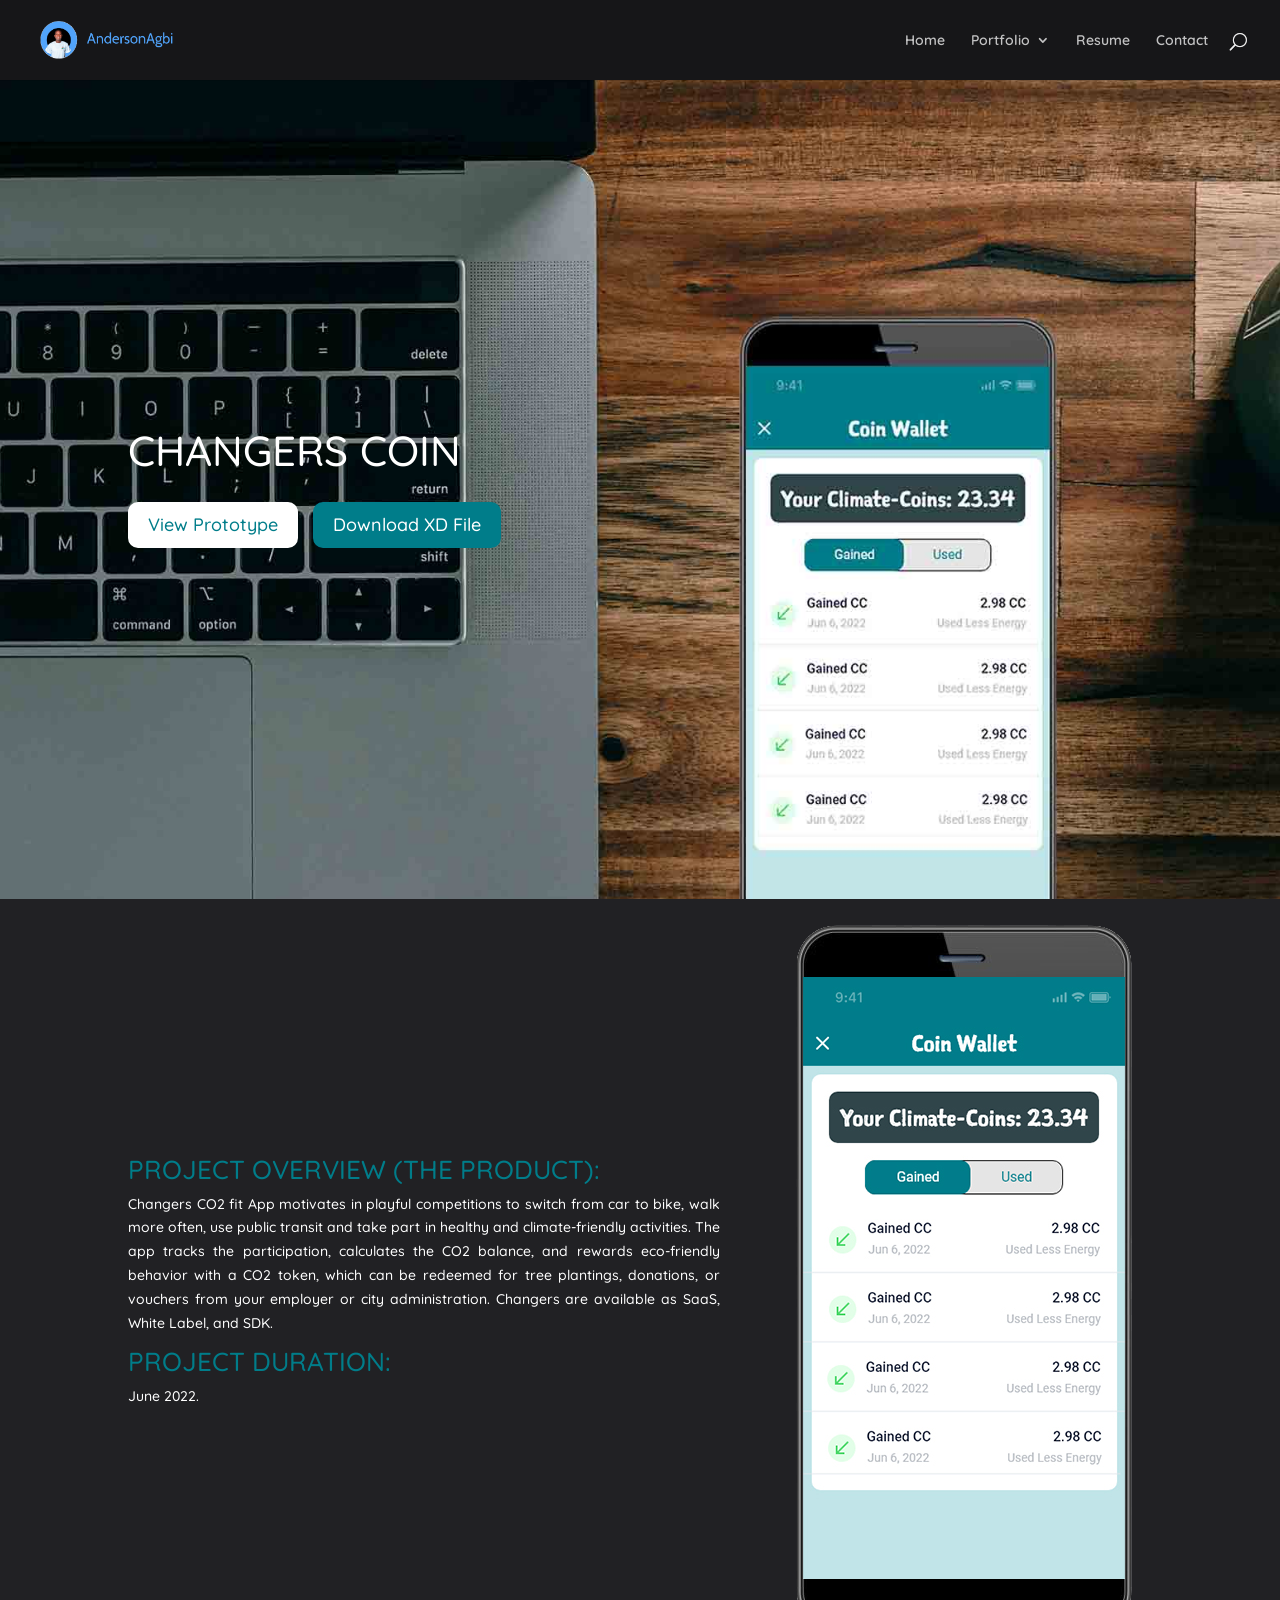
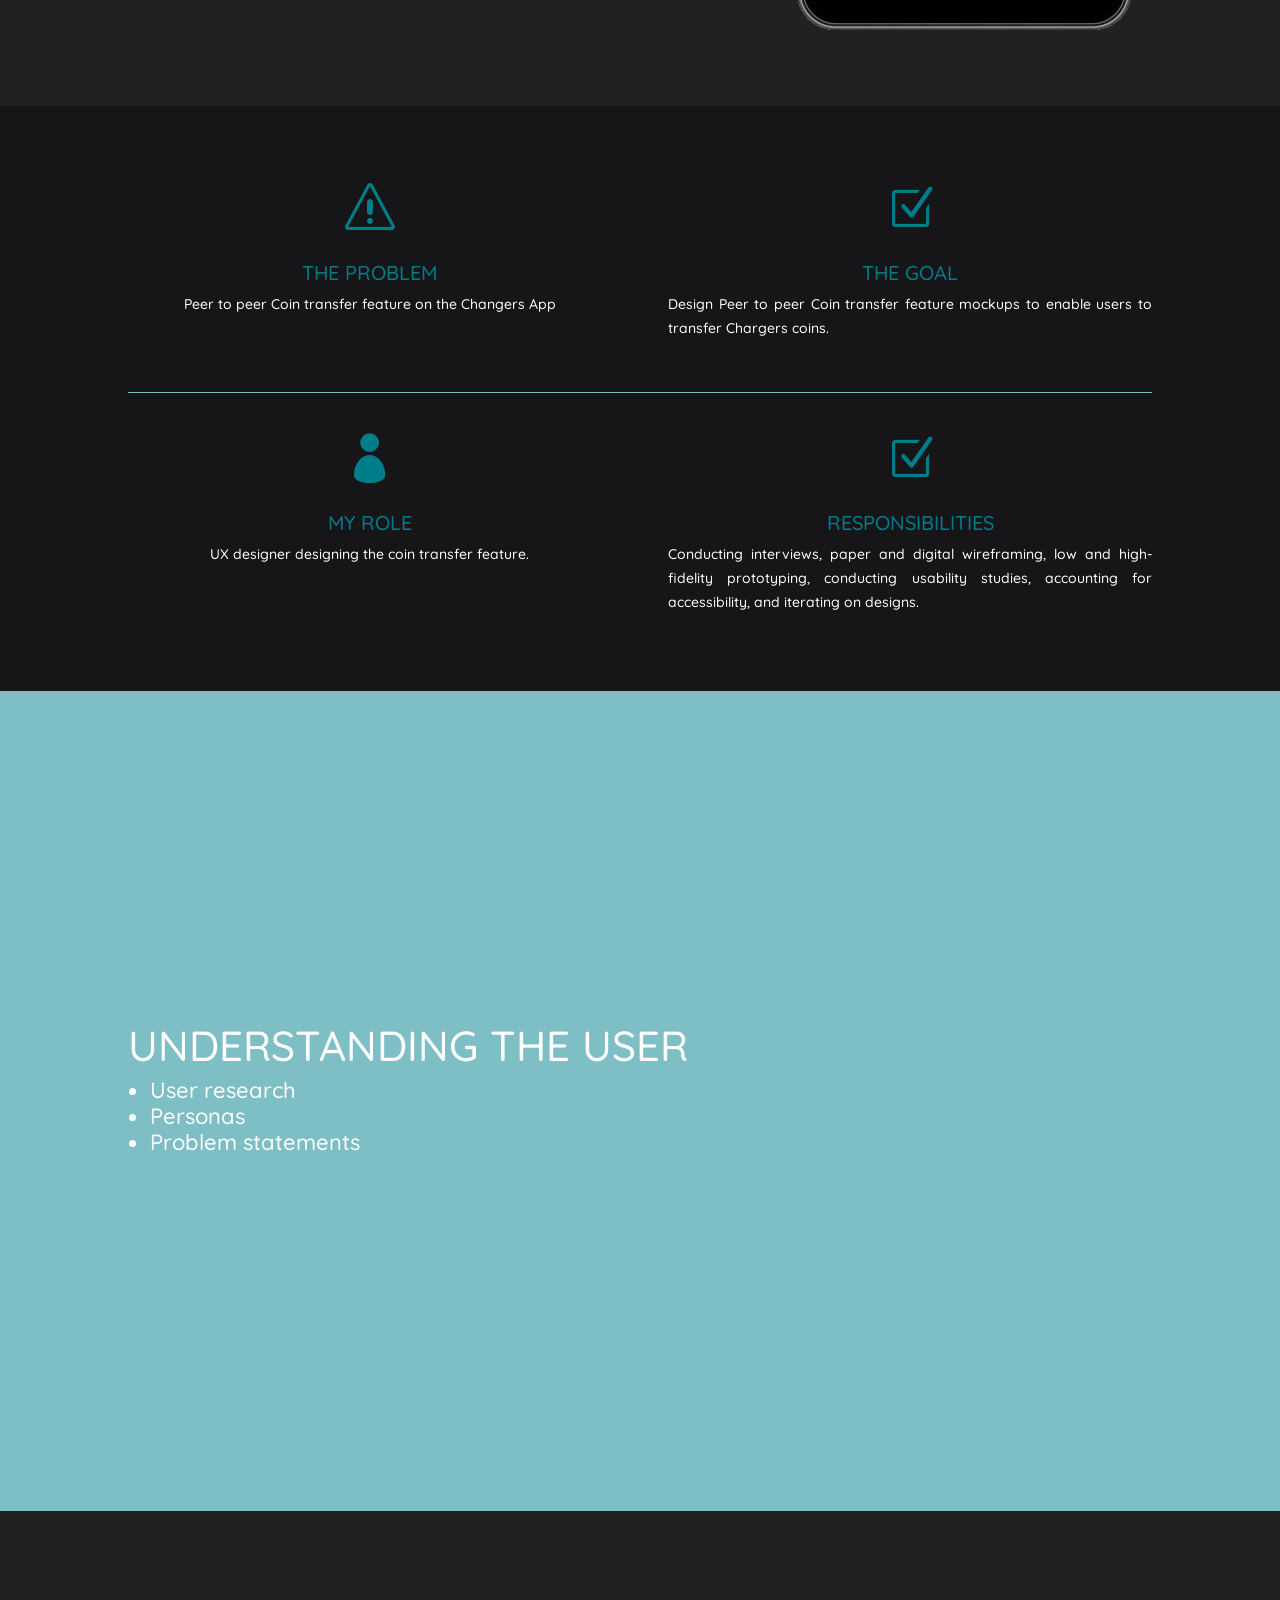
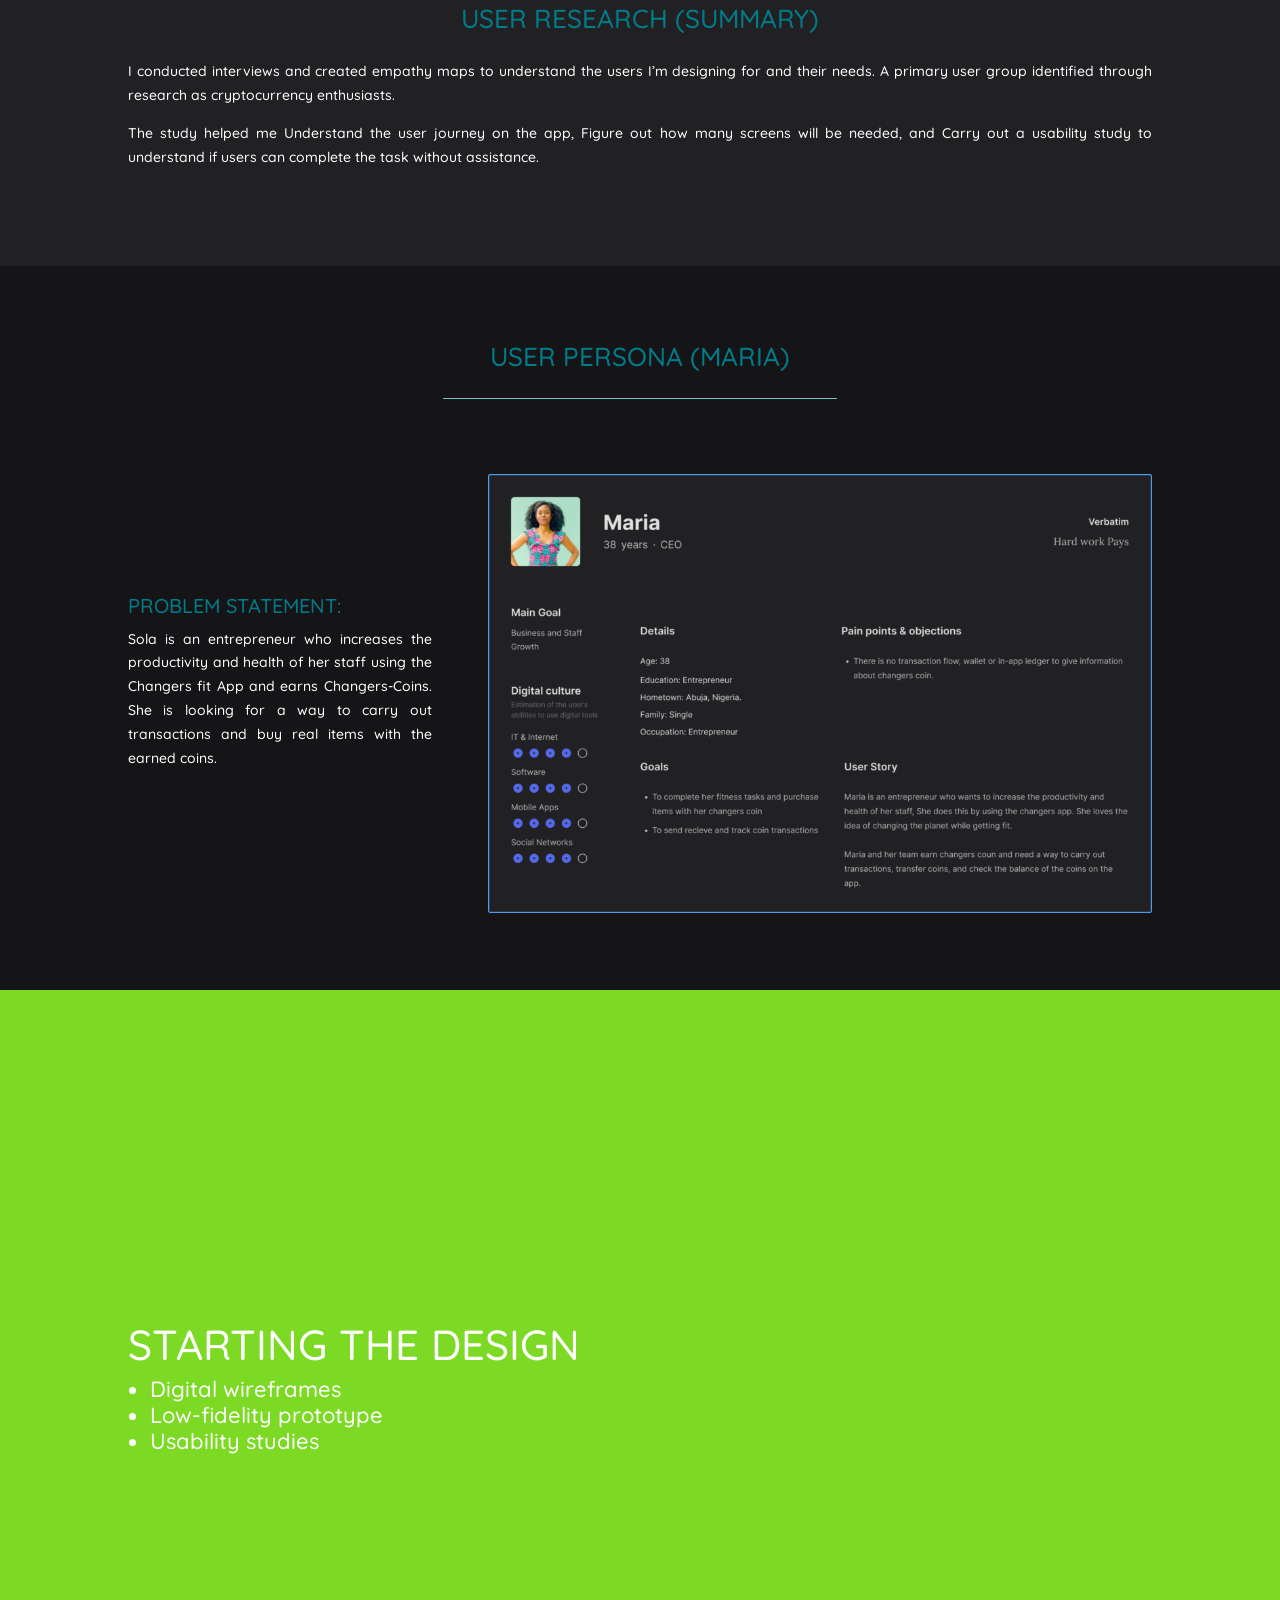
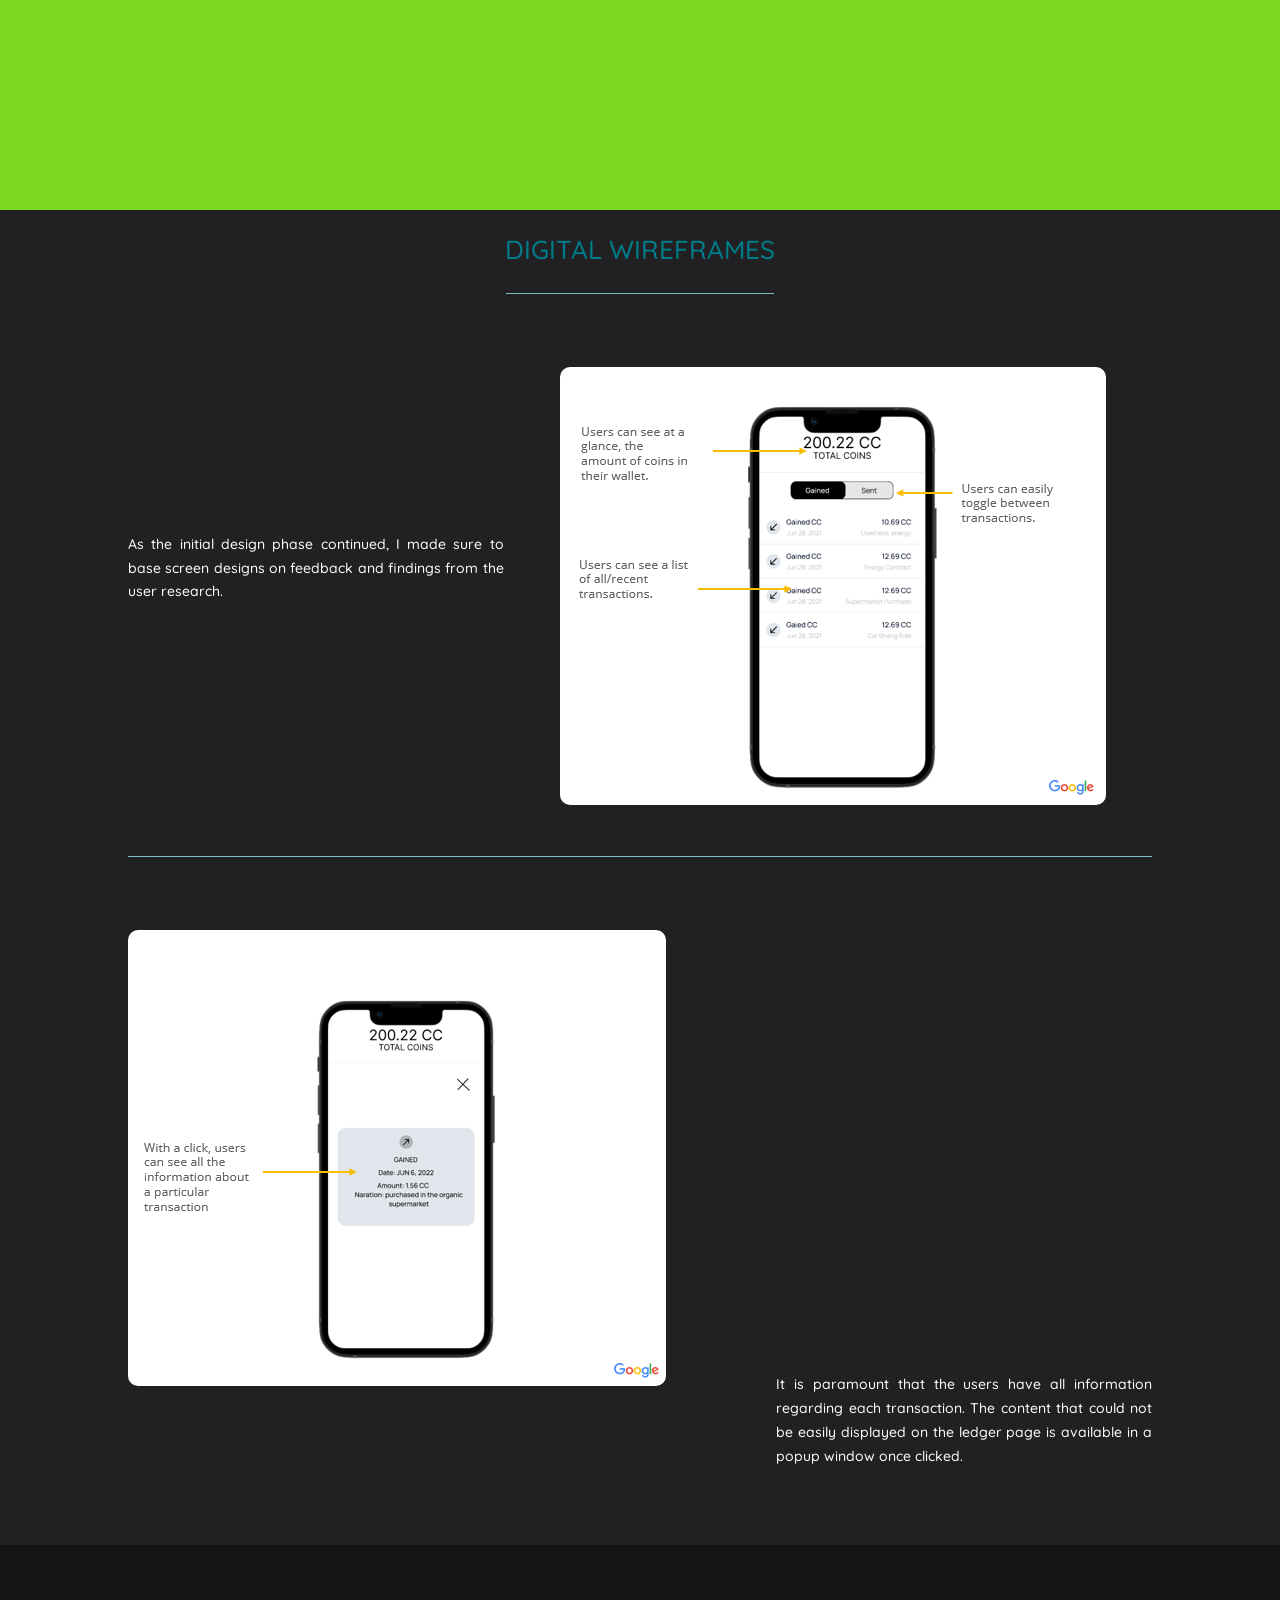
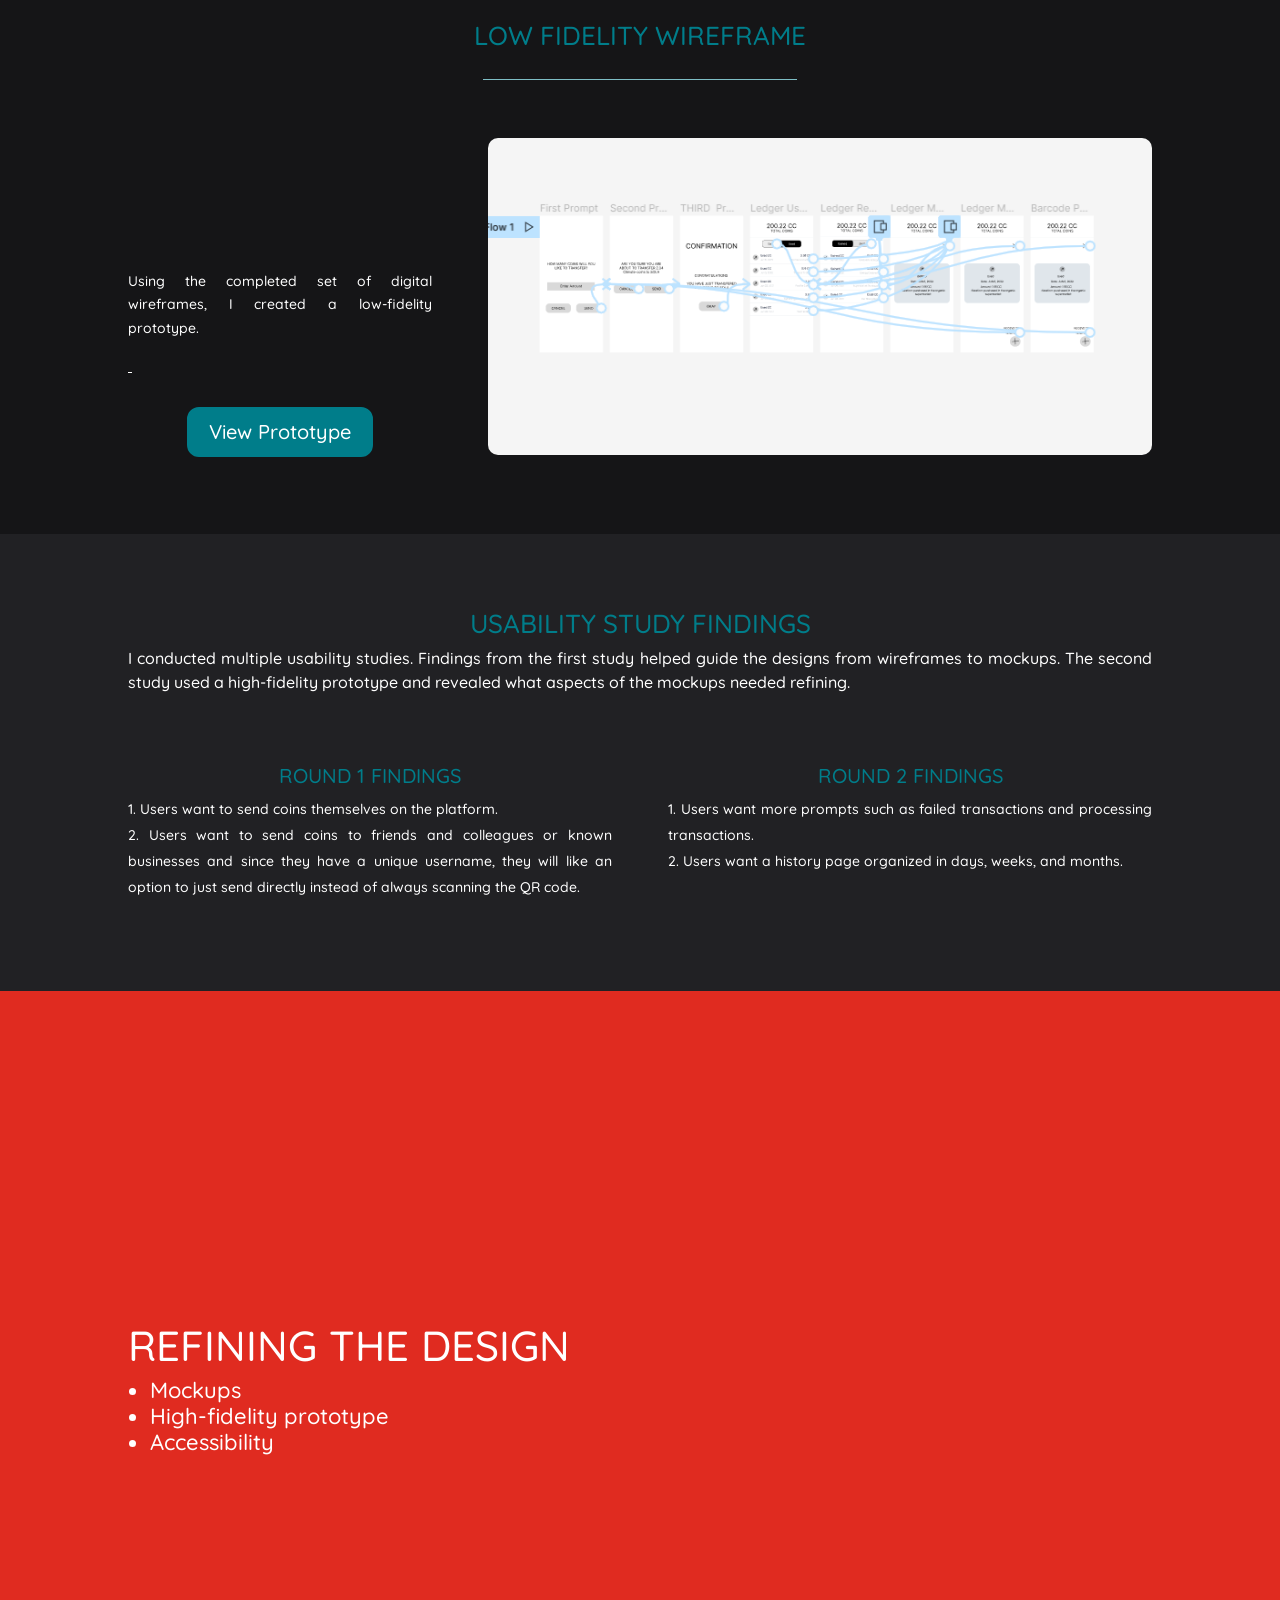
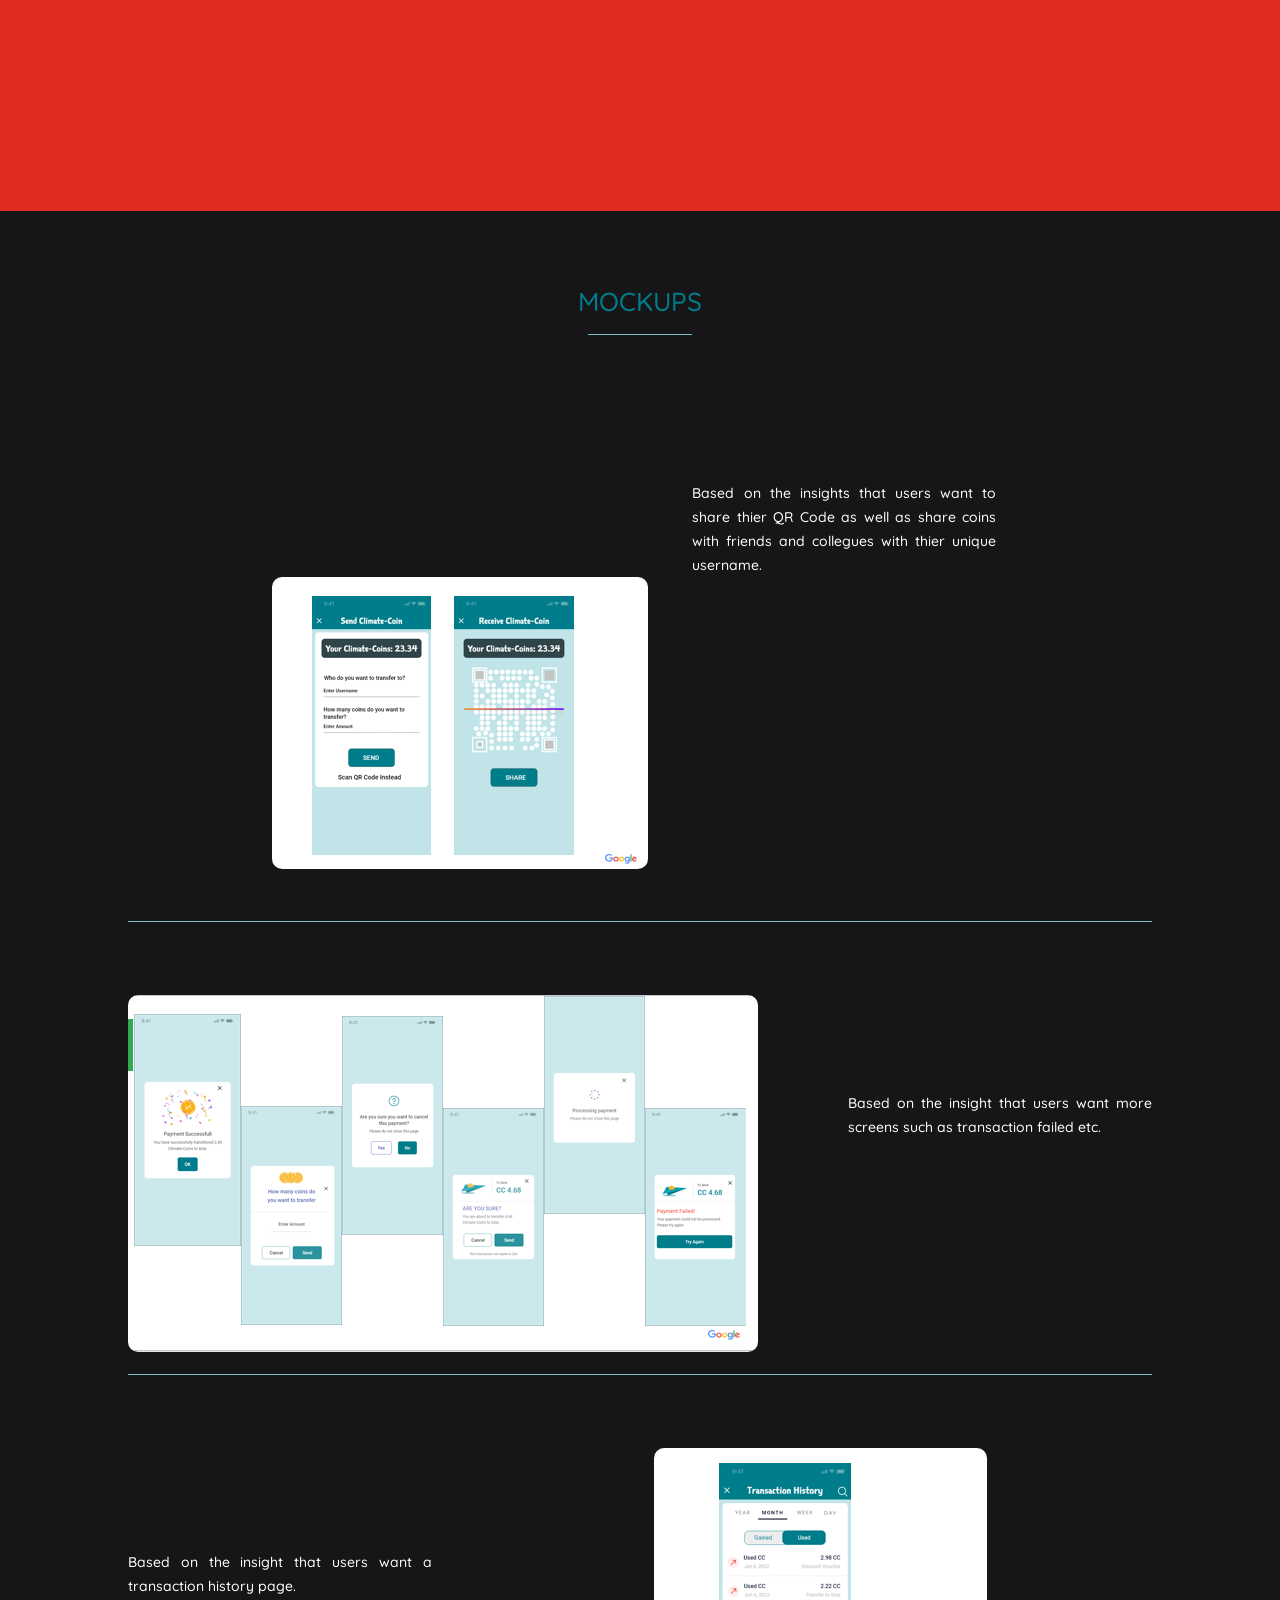
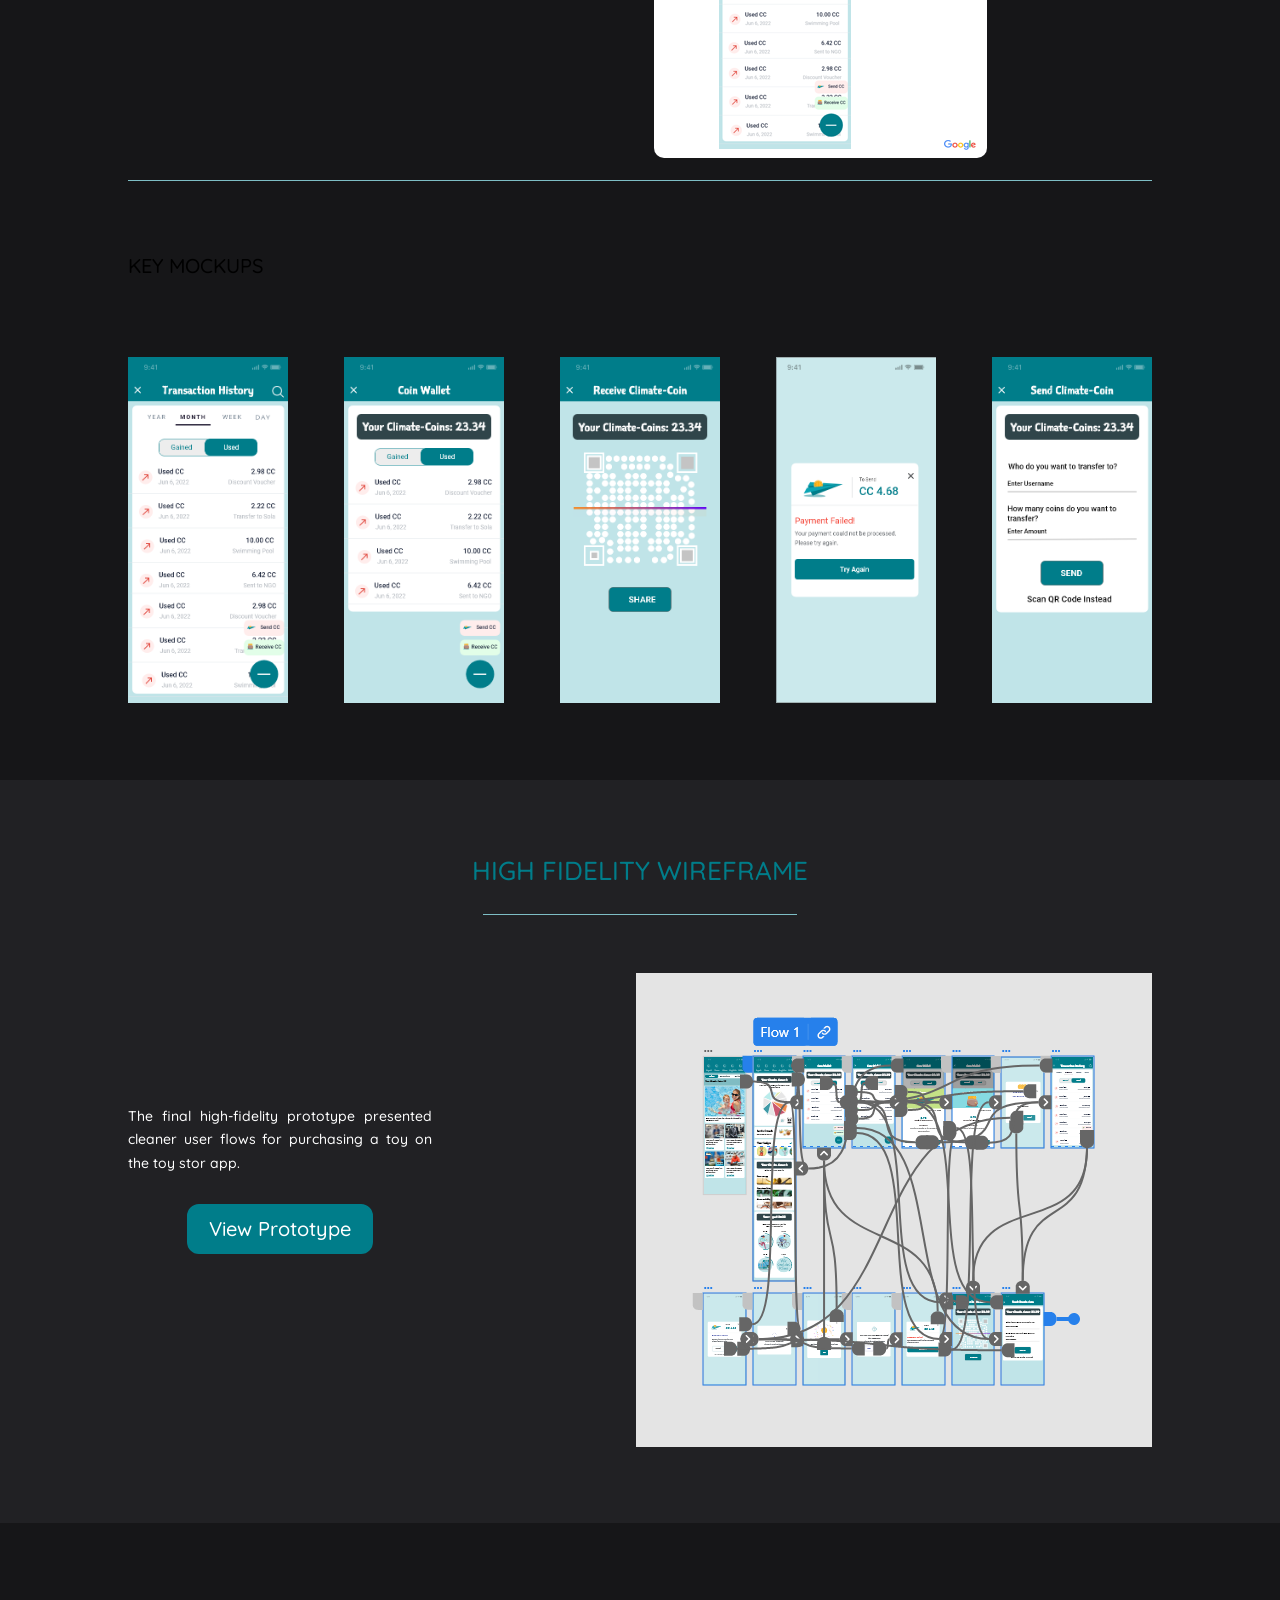
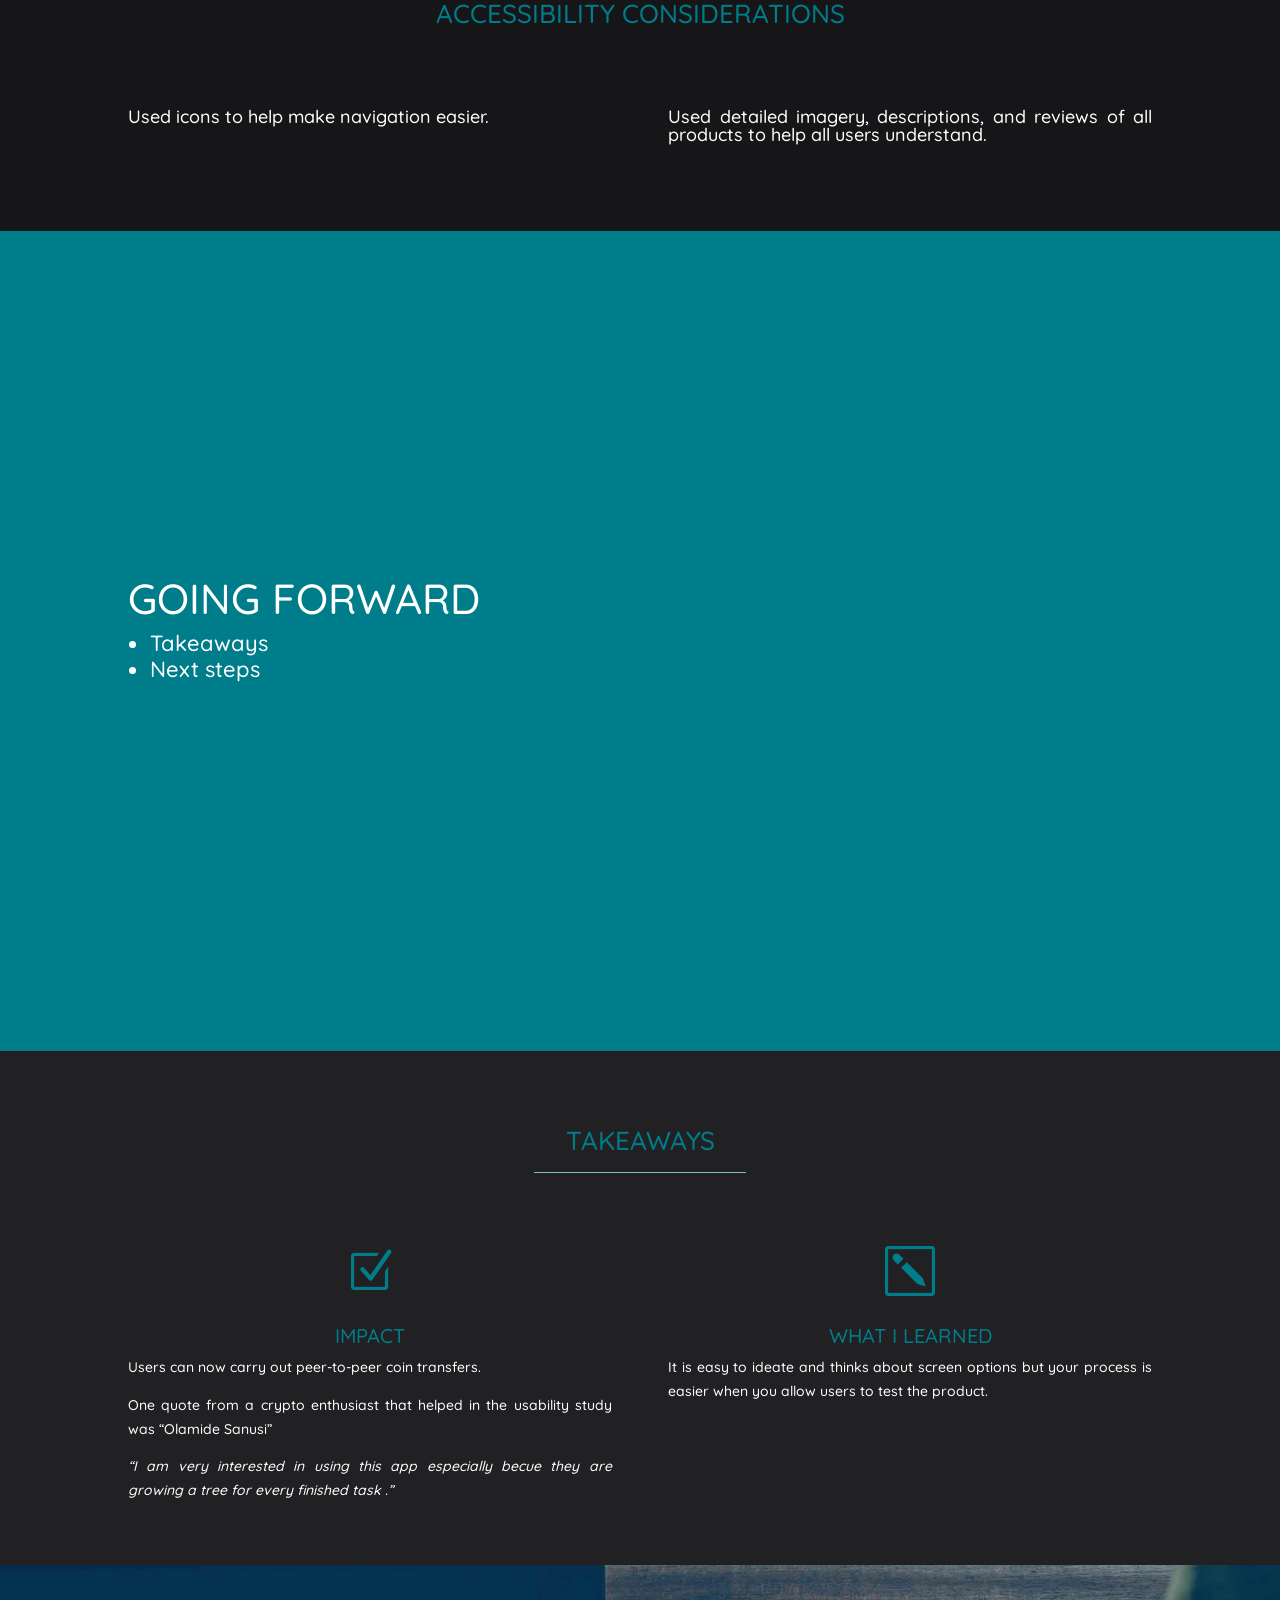
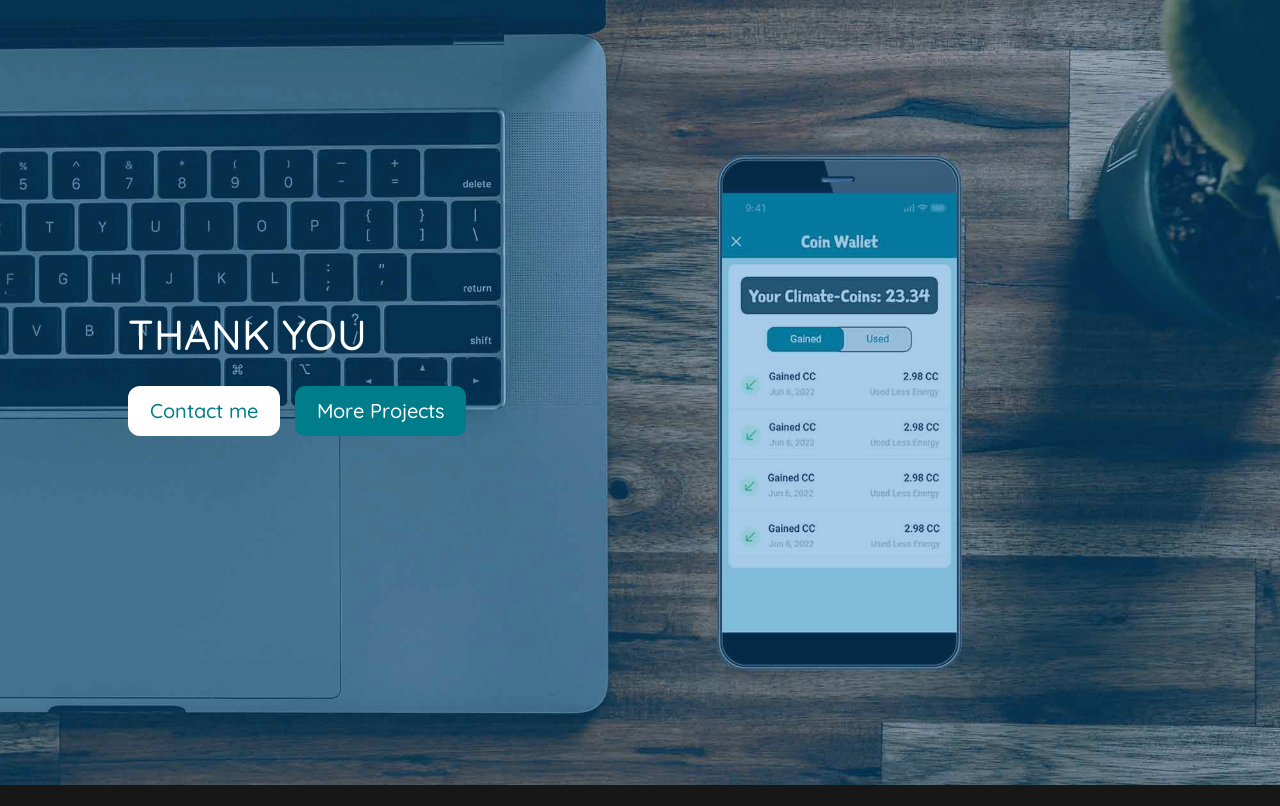
<file: Changers-Coin/index.html>
<!DOCTYPE html>
<html lang="en-US">
<head>
	<meta charset="UTF-8" />
<meta http-equiv="X-UA-Compatible" content="IE=edge">
	<script type="text/javascript">
		document.documentElement.className = 'js';
	</script>

	<title>Changers Coin | Anderson Agbi</title>
<style id="wp-img-auto-sizes-contain-inline-css">
img:is([sizes=auto i],[sizes^="auto," i]){contain-intrinsic-size:3000px 1500px}
/*# sourceURL=wp-img-auto-sizes-contain-inline-css */
</style>


<style id="global-styles-inline-css">
:root{--wp--preset--aspect-ratio--square: 1;--wp--preset--aspect-ratio--4-3: 4/3;--wp--preset--aspect-ratio--3-4: 3/4;--wp--preset--aspect-ratio--3-2: 3/2;--wp--preset--aspect-ratio--2-3: 2/3;--wp--preset--aspect-ratio--16-9: 16/9;--wp--preset--aspect-ratio--9-16: 9/16;--wp--preset--color--black: #000000;--wp--preset--color--cyan-bluish-gray: #abb8c3;--wp--preset--color--white: #ffffff;--wp--preset--color--pale-pink: #f78da7;--wp--preset--color--vivid-red: #cf2e2e;--wp--preset--color--luminous-vivid-orange: #ff6900;--wp--preset--color--luminous-vivid-amber: #fcb900;--wp--preset--color--light-green-cyan: #7bdcb5;--wp--preset--color--vivid-green-cyan: #00d084;--wp--preset--color--pale-cyan-blue: #8ed1fc;--wp--preset--color--vivid-cyan-blue: #0693e3;--wp--preset--color--vivid-purple: #9b51e0;--wp--preset--gradient--vivid-cyan-blue-to-vivid-purple: linear-gradient(135deg,rgb(6,147,227) 0%,rgb(155,81,224) 100%);--wp--preset--gradient--light-green-cyan-to-vivid-green-cyan: linear-gradient(135deg,rgb(122,220,180) 0%,rgb(0,208,130) 100%);--wp--preset--gradient--luminous-vivid-amber-to-luminous-vivid-orange: linear-gradient(135deg,rgb(252,185,0) 0%,rgb(255,105,0) 100%);--wp--preset--gradient--luminous-vivid-orange-to-vivid-red: linear-gradient(135deg,rgb(255,105,0) 0%,rgb(207,46,46) 100%);--wp--preset--gradient--very-light-gray-to-cyan-bluish-gray: linear-gradient(135deg,rgb(238,238,238) 0%,rgb(169,184,195) 100%);--wp--preset--gradient--cool-to-warm-spectrum: linear-gradient(135deg,rgb(74,234,220) 0%,rgb(151,120,209) 20%,rgb(207,42,186) 40%,rgb(238,44,130) 60%,rgb(251,105,98) 80%,rgb(254,248,76) 100%);--wp--preset--gradient--blush-light-purple: linear-gradient(135deg,rgb(255,206,236) 0%,rgb(152,150,240) 100%);--wp--preset--gradient--blush-bordeaux: linear-gradient(135deg,rgb(254,205,165) 0%,rgb(254,45,45) 50%,rgb(107,0,62) 100%);--wp--preset--gradient--luminous-dusk: linear-gradient(135deg,rgb(255,203,112) 0%,rgb(199,81,192) 50%,rgb(65,88,208) 100%);--wp--preset--gradient--pale-ocean: linear-gradient(135deg,rgb(255,245,203) 0%,rgb(182,227,212) 50%,rgb(51,167,181) 100%);--wp--preset--gradient--electric-grass: linear-gradient(135deg,rgb(202,248,128) 0%,rgb(113,206,126) 100%);--wp--preset--gradient--midnight: linear-gradient(135deg,rgb(2,3,129) 0%,rgb(40,116,252) 100%);--wp--preset--font-size--small: 13px;--wp--preset--font-size--medium: 20px;--wp--preset--font-size--large: 36px;--wp--preset--font-size--x-large: 42px;--wp--preset--spacing--20: 0.44rem;--wp--preset--spacing--30: 0.67rem;--wp--preset--spacing--40: 1rem;--wp--preset--spacing--50: 1.5rem;--wp--preset--spacing--60: 2.25rem;--wp--preset--spacing--70: 3.38rem;--wp--preset--spacing--80: 5.06rem;--wp--preset--shadow--natural: 6px 6px 9px rgba(0, 0, 0, 0.2);--wp--preset--shadow--deep: 12px 12px 50px rgba(0, 0, 0, 0.4);--wp--preset--shadow--sharp: 6px 6px 0px rgba(0, 0, 0, 0.2);--wp--preset--shadow--outlined: 6px 6px 0px -3px rgb(255, 255, 255), 6px 6px rgb(0, 0, 0);--wp--preset--shadow--crisp: 6px 6px 0px rgb(0, 0, 0);}.wp-block-button{--wp--preset--dimension--25: 25%;--wp--preset--dimension--50: 50%;--wp--preset--dimension--75: 75%;--wp--preset--dimension--100: 100%;}:root { --wp--style--global--content-size: 823px;--wp--style--global--wide-size: 1080px; }:where(body) { margin: 0; }.wp-site-blocks > .alignleft { float: left; margin-right: 2em; }.wp-site-blocks > .alignright { float: right; margin-left: 2em; }.wp-site-blocks > .aligncenter { justify-content: center; margin-left: auto; margin-right: auto; }:where(.is-layout-flex){gap: 0.5em;}:where(.is-layout-grid){gap: 0.5em;}.is-layout-flow > .alignleft{float: left;margin-inline-start: 0;margin-inline-end: 2em;}.is-layout-flow > .alignright{float: right;margin-inline-start: 2em;margin-inline-end: 0;}.is-layout-flow > .aligncenter{margin-left: auto !important;margin-right: auto !important;}.is-layout-constrained > .alignleft{float: left;margin-inline-start: 0;margin-inline-end: 2em;}.is-layout-constrained > .alignright{float: right;margin-inline-start: 2em;margin-inline-end: 0;}.is-layout-constrained > .aligncenter{margin-left: auto !important;margin-right: auto !important;}.is-layout-constrained > :where(:not(.alignleft):not(.alignright):not(.alignfull)){max-width: var(--wp--style--global--content-size);margin-left: auto !important;margin-right: auto !important;}.is-layout-constrained > .alignwide{max-width: var(--wp--style--global--wide-size);}body .is-layout-flex{display: flex;}.is-layout-flex{flex-wrap: wrap;align-items: center;}.is-layout-flex > :is(*, div){margin: 0;}body .is-layout-grid{display: grid;}.is-layout-grid > :is(*, div){margin: 0;}body{padding-top: 0px;padding-right: 0px;padding-bottom: 0px;padding-left: 0px;}:root :where(.wp-element-button, .wp-block-button__link){background-color: #32373c;border-width: 0;color: #fff;font-family: inherit;font-size: inherit;font-style: inherit;font-weight: inherit;letter-spacing: inherit;line-height: inherit;padding-top: calc(0.667em + 2px);padding-right: calc(1.333em + 2px);padding-bottom: calc(0.667em + 2px);padding-left: calc(1.333em + 2px);text-decoration: none;text-transform: inherit;}.has-black-color{color: var(--wp--preset--color--black) !important;}.has-cyan-bluish-gray-color{color: var(--wp--preset--color--cyan-bluish-gray) !important;}.has-white-color{color: var(--wp--preset--color--white) !important;}.has-pale-pink-color{color: var(--wp--preset--color--pale-pink) !important;}.has-vivid-red-color{color: var(--wp--preset--color--vivid-red) !important;}.has-luminous-vivid-orange-color{color: var(--wp--preset--color--luminous-vivid-orange) !important;}.has-luminous-vivid-amber-color{color: var(--wp--preset--color--luminous-vivid-amber) !important;}.has-light-green-cyan-color{color: var(--wp--preset--color--light-green-cyan) !important;}.has-vivid-green-cyan-color{color: var(--wp--preset--color--vivid-green-cyan) !important;}.has-pale-cyan-blue-color{color: var(--wp--preset--color--pale-cyan-blue) !important;}.has-vivid-cyan-blue-color{color: var(--wp--preset--color--vivid-cyan-blue) !important;}.has-vivid-purple-color{color: var(--wp--preset--color--vivid-purple) !important;}.has-black-background-color{background-color: var(--wp--preset--color--black) !important;}.has-cyan-bluish-gray-background-color{background-color: var(--wp--preset--color--cyan-bluish-gray) !important;}.has-white-background-color{background-color: var(--wp--preset--color--white) !important;}.has-pale-pink-background-color{background-color: var(--wp--preset--color--pale-pink) !important;}.has-vivid-red-background-color{background-color: var(--wp--preset--color--vivid-red) !important;}.has-luminous-vivid-orange-background-color{background-color: var(--wp--preset--color--luminous-vivid-orange) !important;}.has-luminous-vivid-amber-background-color{background-color: var(--wp--preset--color--luminous-vivid-amber) !important;}.has-light-green-cyan-background-color{background-color: var(--wp--preset--color--light-green-cyan) !important;}.has-vivid-green-cyan-background-color{background-color: var(--wp--preset--color--vivid-green-cyan) !important;}.has-pale-cyan-blue-background-color{background-color: var(--wp--preset--color--pale-cyan-blue) !important;}.has-vivid-cyan-blue-background-color{background-color: var(--wp--preset--color--vivid-cyan-blue) !important;}.has-vivid-purple-background-color{background-color: var(--wp--preset--color--vivid-purple) !important;}.has-black-border-color{border-color: var(--wp--preset--color--black) !important;}.has-cyan-bluish-gray-border-color{border-color: var(--wp--preset--color--cyan-bluish-gray) !important;}.has-white-border-color{border-color: var(--wp--preset--color--white) !important;}.has-pale-pink-border-color{border-color: var(--wp--preset--color--pale-pink) !important;}.has-vivid-red-border-color{border-color: var(--wp--preset--color--vivid-red) !important;}.has-luminous-vivid-orange-border-color{border-color: var(--wp--preset--color--luminous-vivid-orange) !important;}.has-luminous-vivid-amber-border-color{border-color: var(--wp--preset--color--luminous-vivid-amber) !important;}.has-light-green-cyan-border-color{border-color: var(--wp--preset--color--light-green-cyan) !important;}.has-vivid-green-cyan-border-color{border-color: var(--wp--preset--color--vivid-green-cyan) !important;}.has-pale-cyan-blue-border-color{border-color: var(--wp--preset--color--pale-cyan-blue) !important;}.has-vivid-cyan-blue-border-color{border-color: var(--wp--preset--color--vivid-cyan-blue) !important;}.has-vivid-purple-border-color{border-color: var(--wp--preset--color--vivid-purple) !important;}.has-vivid-cyan-blue-to-vivid-purple-gradient-background{background: var(--wp--preset--gradient--vivid-cyan-blue-to-vivid-purple) !important;}.has-light-green-cyan-to-vivid-green-cyan-gradient-background{background: var(--wp--preset--gradient--light-green-cyan-to-vivid-green-cyan) !important;}.has-luminous-vivid-amber-to-luminous-vivid-orange-gradient-background{background: var(--wp--preset--gradient--luminous-vivid-amber-to-luminous-vivid-orange) !important;}.has-luminous-vivid-orange-to-vivid-red-gradient-background{background: var(--wp--preset--gradient--luminous-vivid-orange-to-vivid-red) !important;}.has-very-light-gray-to-cyan-bluish-gray-gradient-background{background: var(--wp--preset--gradient--very-light-gray-to-cyan-bluish-gray) !important;}.has-cool-to-warm-spectrum-gradient-background{background: var(--wp--preset--gradient--cool-to-warm-spectrum) !important;}.has-blush-light-purple-gradient-background{background: var(--wp--preset--gradient--blush-light-purple) !important;}.has-blush-bordeaux-gradient-background{background: var(--wp--preset--gradient--blush-bordeaux) !important;}.has-luminous-dusk-gradient-background{background: var(--wp--preset--gradient--luminous-dusk) !important;}.has-pale-ocean-gradient-background{background: var(--wp--preset--gradient--pale-ocean) !important;}.has-electric-grass-gradient-background{background: var(--wp--preset--gradient--electric-grass) !important;}.has-midnight-gradient-background{background: var(--wp--preset--gradient--midnight) !important;}.has-small-font-size{font-size: var(--wp--preset--font-size--small) !important;}.has-medium-font-size{font-size: var(--wp--preset--font-size--medium) !important;}.has-large-font-size{font-size: var(--wp--preset--font-size--large) !important;}.has-x-large-font-size{font-size: var(--wp--preset--font-size--x-large) !important;}
/*# sourceURL=global-styles-inline-css */
</style>

<style id="divi-style-inline-inline-css">
/*!
Theme Name: Divi
Theme URI: http://www.elegantthemes.com/gallery/divi/
Version: 4.23.1
Description: Smart. Flexible. Beautiful. Divi is the most powerful theme in our collection.
Author: Elegant Themes
Author URI: http://www.elegantthemes.com
License: GNU General Public License v2
License URI: http://www.gnu.org/licenses/gpl-2.0.html
*/

a,abbr,acronym,address,applet,b,big,blockquote,body,center,cite,code,dd,del,dfn,div,dl,dt,em,fieldset,font,form,h1,h2,h3,h4,h5,h6,html,i,iframe,img,ins,kbd,label,legend,li,object,ol,p,pre,q,s,samp,small,span,strike,strong,sub,sup,tt,u,ul,var{margin:0;padding:0;border:0;outline:0;font-size:100%;-ms-text-size-adjust:100%;-webkit-text-size-adjust:100%;vertical-align:baseline;background:transparent}body{line-height:1}ol,ul{list-style:none}blockquote,q{quotes:none}blockquote:after,blockquote:before,q:after,q:before{content:"";content:none}blockquote{margin:20px 0 30px;border-left:5px solid;padding-left:20px}:focus{outline:0}del{text-decoration:line-through}pre{overflow:auto;padding:10px}figure{margin:0}table{border-collapse:collapse;border-spacing:0}article,aside,footer,header,hgroup,nav,section{display:block}body{font-family:Open Sans,Arial,sans-serif;font-size:14px;color:#666;background-color:#fff;line-height:1.7em;font-weight:500;-webkit-font-smoothing:antialiased;-moz-osx-font-smoothing:grayscale}body.page-template-page-template-blank-php #page-container{padding-top:0!important}body.et_cover_background{background-size:cover!important;background-position:top!important;background-repeat:no-repeat!important;background-attachment:fixed}a{color:#2ea3f2}a,a:hover{text-decoration:none}p{padding-bottom:1em}p:not(.has-background):last-of-type{padding-bottom:0}p.et_normal_padding{padding-bottom:1em}strong{font-weight:700}cite,em,i{font-style:italic}code,pre{font-family:Courier New,monospace;margin-bottom:10px}ins{text-decoration:none}sub,sup{height:0;line-height:1;position:relative;vertical-align:baseline}sup{bottom:.8em}sub{top:.3em}dl{margin:0 0 1.5em}dl dt{font-weight:700}dd{margin-left:1.5em}blockquote p{padding-bottom:0}embed,iframe,object,video{max-width:100%}h1,h2,h3,h4,h5,h6{color:#333;padding-bottom:10px;line-height:1em;font-weight:500}h1 a,h2 a,h3 a,h4 a,h5 a,h6 a{color:inherit}h1{font-size:30px}h2{font-size:26px}h3{font-size:22px}h4{font-size:18px}h5{font-size:16px}h6{font-size:14px}input{-webkit-appearance:none}input[type=checkbox]{-webkit-appearance:checkbox}input[type=radio]{-webkit-appearance:radio}input.text,input.title,input[type=email],input[type=password],input[type=tel],input[type=text],select,textarea{background-color:#fff;border:1px solid #bbb;padding:2px;color:#4e4e4e}input.text:focus,input.title:focus,input[type=text]:focus,select:focus,textarea:focus{border-color:#2d3940;color:#3e3e3e}input.text,input.title,input[type=text],select,textarea{margin:0}textarea{padding:4px}button,input,select,textarea{font-family:inherit}img{max-width:100%;height:auto}.clear{clear:both}br.clear{margin:0;padding:0}.pagination{clear:both}#et_search_icon:hover,.et-social-icon a:hover,.et_password_protected_form .et_submit_button,.form-submit .et_pb_buttontton.alt.disabled,.nav-single a,.posted_in a{color:#2ea3f2}.et-search-form,blockquote{border-color:#2ea3f2}#main-content{background-color:#fff}.container{width:80%;max-width:1080px;margin:auto;position:relative}body:not(.et-tb) #main-content .container,body:not(.et-tb-has-header) #main-content .container{padding-top:58px}.et_full_width_page #main-content .container:before{display:none}.main_title{margin-bottom:20px}.et_password_protected_form .et_submit_button:hover,.form-submit .et_pb_button:hover{background:rgba(0,0,0,.05)}.et_button_icon_visible .et_pb_button{padding-right:2em;padding-left:.7em}.et_button_icon_visible .et_pb_button:after{opacity:1;margin-left:0}.et_button_left .et_pb_button:hover:after{left:.15em}.et_button_left .et_pb_button:after{margin-left:0;left:1em}.et_button_icon_visible.et_button_left .et_pb_button,.et_button_left .et_pb_button:hover,.et_button_left .et_pb_module .et_pb_button:hover{padding-left:2em;padding-right:.7em}.et_button_icon_visible.et_button_left .et_pb_button:after,.et_button_left .et_pb_button:hover:after{left:.15em}.et_password_protected_form .et_submit_button:hover,.form-submit .et_pb_button:hover{padding:.3em 1em}.et_button_no_icon .et_pb_button:after{display:none}.et_button_no_icon.et_button_icon_visible.et_button_left .et_pb_button,.et_button_no_icon.et_button_left .et_pb_button:hover,.et_button_no_icon .et_pb_button,.et_button_no_icon .et_pb_button:hover{padding:.3em 1em!important}.et_button_custom_icon .et_pb_button:after{line-height:1.7em}.et_button_custom_icon.et_button_icon_visible .et_pb_button:after,.et_button_custom_icon .et_pb_button:hover:after{margin-left:.3em}#left-area .post_format-post-format-gallery .wp-block-gallery:first-of-type{padding:0;margin-bottom:-16px}.entry-content table:not(.variations){border:1px solid #eee;margin:0 0 15px;text-align:left;width:100%}.entry-content thead th,.entry-content tr th{color:#555;font-weight:700;padding:9px 24px}.entry-content tr td{border-top:1px solid #eee;padding:6px 24px}#left-area ul,.entry-content ul,.et-l--body ul,.et-l--footer ul,.et-l--header ul{list-style-type:disc;padding:0 0 23px 1em;line-height:26px}#left-area ol,.entry-content ol,.et-l--body ol,.et-l--footer ol,.et-l--header ol{list-style-type:decimal;list-style-position:inside;padding:0 0 23px;line-height:26px}#left-area ul li ul,.entry-content ul li ol{padding:2px 0 2px 20px}#left-area ol li ul,.entry-content ol li ol,.et-l--body ol li ol,.et-l--footer ol li ol,.et-l--header ol li ol{padding:2px 0 2px 35px}#left-area ul.wp-block-gallery{display:-webkit-box;display:-ms-flexbox;display:flex;-ms-flex-wrap:wrap;flex-wrap:wrap;list-style-type:none;padding:0}#left-area ul.products{padding:0!important;line-height:1.7!important;list-style:none!important}.gallery-item a{display:block}.gallery-caption,.gallery-item a{width:90%}#wpadminbar{z-index:100001}#left-area .post-meta{font-size:14px;padding-bottom:15px}#left-area .post-meta a{text-decoration:none;color:#666}#left-area .et_featured_image{padding-bottom:7px}.single .post{padding-bottom:25px}body.single .et_audio_content{margin-bottom:-6px}.nav-single a{text-decoration:none;color:#2ea3f2;font-size:14px;font-weight:400}.nav-previous{float:left}.nav-next{float:right}.et_password_protected_form p input{background-color:#eee;border:none!important;width:100%!important;border-radius:0!important;font-size:14px;color:#999!important;padding:16px!important;-webkit-box-sizing:border-box;box-sizing:border-box}.et_password_protected_form label{display:none}.et_password_protected_form .et_submit_button{font-family:inherit;display:block;float:right;margin:8px auto 0;cursor:pointer}.post-password-required p.nocomments.container{max-width:100%}.post-password-required p.nocomments.container:before{display:none}.aligncenter,div.post .new-post .aligncenter{display:block;margin-left:auto;margin-right:auto}.wp-caption{border:1px solid #ddd;text-align:center;background-color:#f3f3f3;margin-bottom:10px;max-width:96%;padding:8px}.wp-caption.alignleft{margin:0 30px 20px 0}.wp-caption.alignright{margin:0 0 20px 30px}.wp-caption img{margin:0;padding:0;border:0}.wp-caption p.wp-caption-text{font-size:12px;padding:0 4px 5px;margin:0}.alignright{float:right}.alignleft{float:left}img.alignleft{display:inline;float:left;margin-right:15px}img.alignright{display:inline;float:right;margin-left:15px}.page.et_pb_pagebuilder_layout #main-content{background-color:transparent}body #main-content .et_builder_inner_content>h1,body #main-content .et_builder_inner_content>h2,body #main-content .et_builder_inner_content>h3,body #main-content .et_builder_inner_content>h4,body #main-content .et_builder_inner_content>h5,body #main-content .et_builder_inner_content>h6{line-height:1.4em}body #main-content .et_builder_inner_content>p{line-height:1.7em}.wp-block-pullquote{margin:20px 0 30px}.wp-block-pullquote.has-background blockquote{border-left:none}.wp-block-group.has-background{padding:1.5em 1.5em .5em}@media (min-width:981px){#left-area{width:79.125%;padding-bottom:23px}#main-content .container:before{content:"";position:absolute;top:0;height:100%;width:1px;background-color:#e2e2e2}.et_full_width_page #left-area,.et_no_sidebar #left-area{float:none;width:100%!important}.et_full_width_page #left-area{padding-bottom:0}.et_no_sidebar #main-content .container:before{display:none}}@media (max-width:980px){#page-container{padding-top:80px}.et-tb #page-container,.et-tb-has-header #page-container{padding-top:0!important}#left-area,#sidebar{width:100%!important}#main-content .container:before{display:none!important}.et_full_width_page .et_gallery_item:nth-child(4n+1){clear:none}}@media print{#page-container{padding-top:0!important}}#wp-admin-bar-et-use-visual-builder a:before{font-family:ETmodules!important;content:"\e625";font-size:30px!important;width:28px;margin-top:-3px;color:#974df3!important}#wp-admin-bar-et-use-visual-builder:hover a:before{color:#fff!important}#wp-admin-bar-et-use-visual-builder:hover a,#wp-admin-bar-et-use-visual-builder a:hover{transition:background-color .5s ease;-webkit-transition:background-color .5s ease;-moz-transition:background-color .5s ease;background-color:#7e3bd0!important;color:#fff!important}* html .clearfix,:first-child+html .clearfix{zoom:1}.iphone .et_pb_section_video_bg video::-webkit-media-controls-start-playback-button{display:none!important;-webkit-appearance:none}.et_mobile_device .et_pb_section_parallax .et_pb_parallax_css{background-attachment:scroll}.et-social-facebook a.icon:before{content:"\e093"}.et-social-twitter a.icon:before{content:"\e094"}.et-social-google-plus a.icon:before{content:"\e096"}.et-social-instagram a.icon:before{content:"\e09a"}.et-social-rss a.icon:before{content:"\e09e"}.ai1ec-single-event:after{content:" ";display:table;clear:both}.evcal_event_details .evcal_evdata_cell .eventon_details_shading_bot.eventon_details_shading_bot{z-index:3}.wp-block-divi-layout{margin-bottom:1em}*{-webkit-box-sizing:border-box;box-sizing:border-box}#et-info-email:before,#et-info-phone:before,#et_search_icon:before,.comment-reply-link:after,.et-cart-info span:before,.et-pb-arrow-next:before,.et-pb-arrow-prev:before,.et-social-icon a:before,.et_audio_container .mejs-playpause-button button:before,.et_audio_container .mejs-volume-button button:before,.et_overlay:before,.et_password_protected_form .et_submit_button:after,.et_pb_button:after,.et_pb_contact_reset:after,.et_pb_contact_submit:after,.et_pb_font_icon:before,.et_pb_newsletter_button:after,.et_pb_pricing_table_button:after,.et_pb_promo_button:after,.et_pb_testimonial:before,.et_pb_toggle_title:before,.form-submit .et_pb_button:after,.mobile_menu_bar:before,a.et_pb_more_button:after{font-family:ETmodules!important;speak:none;font-style:normal;font-weight:400;-webkit-font-feature-settings:normal;font-feature-settings:normal;font-variant:normal;text-transform:none;line-height:1;-webkit-font-smoothing:antialiased;-moz-osx-font-smoothing:grayscale;text-shadow:0 0;direction:ltr}.et-pb-icon,.et_pb_custom_button_icon.et_pb_button:after,.et_pb_login .et_pb_custom_button_icon.et_pb_button:after,.et_pb_woo_custom_button_icon .button.et_pb_custom_button_icon.et_pb_button:after,.et_pb_woo_custom_button_icon .button.et_pb_custom_button_icon.et_pb_button:hover:after{content:attr(data-icon)}.et-pb-icon{font-family:ETmodules;speak:none;font-weight:400;-webkit-font-feature-settings:normal;font-feature-settings:normal;font-variant:normal;text-transform:none;line-height:1;-webkit-font-smoothing:antialiased;font-size:96px;font-style:normal;display:inline-block;-webkit-box-sizing:border-box;box-sizing:border-box;direction:ltr}#et-ajax-saving{display:none;-webkit-transition:background .3s,-webkit-box-shadow .3s;transition:background .3s,-webkit-box-shadow .3s;transition:background .3s,box-shadow .3s;transition:background .3s,box-shadow .3s,-webkit-box-shadow .3s;-webkit-box-shadow:rgba(0,139,219,.247059) 0 0 60px;box-shadow:0 0 60px rgba(0,139,219,.247059);position:fixed;top:50%;left:50%;width:50px;height:50px;background:#fff;border-radius:50px;margin:-25px 0 0 -25px;z-index:999999;text-align:center}#et-ajax-saving img{margin:9px}.et-safe-mode-indicator,.et-safe-mode-indicator:focus,.et-safe-mode-indicator:hover{-webkit-box-shadow:0 5px 10px rgba(41,196,169,.15);box-shadow:0 5px 10px rgba(41,196,169,.15);background:#29c4a9;color:#fff;font-size:14px;font-weight:600;padding:12px;line-height:16px;border-radius:3px;position:fixed;bottom:30px;right:30px;z-index:999999;text-decoration:none;font-family:Open Sans,sans-serif;-webkit-font-smoothing:antialiased;-moz-osx-font-smoothing:grayscale}.et_pb_button{font-size:20px;font-weight:500;padding:.3em 1em;line-height:1.7em!important;background-color:transparent;background-size:cover;background-position:50%;background-repeat:no-repeat;border:2px solid;border-radius:3px;-webkit-transition-duration:.2s;transition-duration:.2s;-webkit-transition-property:all!important;transition-property:all!important}.et_pb_button,.et_pb_button_inner{position:relative}.et_pb_button:hover,.et_pb_module .et_pb_button:hover{border:2px solid transparent;padding:.3em 2em .3em .7em}.et_pb_button:hover{background-color:hsla(0,0%,100%,.2)}.et_pb_bg_layout_light.et_pb_button:hover,.et_pb_bg_layout_light .et_pb_button:hover{background-color:rgba(0,0,0,.05)}.et_pb_button:after,.et_pb_button:before{font-size:32px;line-height:1em;content:"\35";opacity:0;position:absolute;margin-left:-1em;-webkit-transition:all .2s;transition:all .2s;text-transform:none;-webkit-font-feature-settings:"kern" off;font-feature-settings:"kern" off;font-variant:none;font-style:normal;font-weight:400;text-shadow:none}.et_pb_button.et_hover_enabled:hover:after,.et_pb_button.et_pb_hovered:hover:after{-webkit-transition:none!important;transition:none!important}.et_pb_button:before{display:none}.et_pb_button:hover:after{opacity:1;margin-left:0}.et_pb_column_1_3 h1,.et_pb_column_1_4 h1,.et_pb_column_1_5 h1,.et_pb_column_1_6 h1,.et_pb_column_2_5 h1{font-size:26px}.et_pb_column_1_3 h2,.et_pb_column_1_4 h2,.et_pb_column_1_5 h2,.et_pb_column_1_6 h2,.et_pb_column_2_5 h2{font-size:23px}.et_pb_column_1_3 h3,.et_pb_column_1_4 h3,.et_pb_column_1_5 h3,.et_pb_column_1_6 h3,.et_pb_column_2_5 h3{font-size:20px}.et_pb_column_1_3 h4,.et_pb_column_1_4 h4,.et_pb_column_1_5 h4,.et_pb_column_1_6 h4,.et_pb_column_2_5 h4{font-size:18px}.et_pb_column_1_3 h5,.et_pb_column_1_4 h5,.et_pb_column_1_5 h5,.et_pb_column_1_6 h5,.et_pb_column_2_5 h5{font-size:16px}.et_pb_column_1_3 h6,.et_pb_column_1_4 h6,.et_pb_column_1_5 h6,.et_pb_column_1_6 h6,.et_pb_column_2_5 h6{font-size:15px}.et_pb_bg_layout_dark,.et_pb_bg_layout_dark h1,.et_pb_bg_layout_dark h2,.et_pb_bg_layout_dark h3,.et_pb_bg_layout_dark h4,.et_pb_bg_layout_dark h5,.et_pb_bg_layout_dark h6{color:#fff!important}.et_pb_module.et_pb_text_align_left{text-align:left}.et_pb_module.et_pb_text_align_center{text-align:center}.et_pb_module.et_pb_text_align_right{text-align:right}.et_pb_module.et_pb_text_align_justified{text-align:justify}.clearfix:after{visibility:hidden;display:block;font-size:0;content:" ";clear:both;height:0}.et_pb_bg_layout_light .et_pb_more_button{color:#2ea3f2}.et_builder_inner_content{position:relative;z-index:1}header .et_builder_inner_content{z-index:2}.et_pb_css_mix_blend_mode_passthrough{mix-blend-mode:unset!important}.et_pb_image_container{margin:-20px -20px 29px}.et_pb_module_inner{position:relative}.et_hover_enabled_preview{z-index:2}.et_hover_enabled:hover{position:relative;z-index:2}.et_pb_all_tabs,.et_pb_module,.et_pb_posts_nav a,.et_pb_tab,.et_pb_with_background{position:relative;background-size:cover;background-position:50%;background-repeat:no-repeat}.et_pb_background_mask,.et_pb_background_pattern{bottom:0;left:0;position:absolute;right:0;top:0}.et_pb_background_mask{background-size:calc(100% + 2px) calc(100% + 2px);background-repeat:no-repeat;background-position:50%;overflow:hidden}.et_pb_background_pattern{background-position:0 0;background-repeat:repeat}.et_pb_with_border{position:relative;border:0 solid #333}.post-password-required .et_pb_row{padding:0;width:100%}.post-password-required .et_password_protected_form{min-height:0}body.et_pb_pagebuilder_layout.et_pb_show_title .post-password-required .et_password_protected_form h1,body:not(.et_pb_pagebuilder_layout) .post-password-required .et_password_protected_form h1{display:none}.et_pb_no_bg{padding:0!important}.et_overlay.et_pb_inline_icon:before,.et_pb_inline_icon:before{content:attr(data-icon)}.et_pb_more_button{color:inherit;text-shadow:none;text-decoration:none;display:inline-block;margin-top:20px}.et_parallax_bg_wrap{overflow:hidden;position:absolute;top:0;right:0;bottom:0;left:0}.et_parallax_bg{background-repeat:no-repeat;background-position:top;background-size:cover;position:absolute;bottom:0;left:0;width:100%;height:100%;display:block}.et_parallax_bg.et_parallax_bg__hover,.et_parallax_bg.et_parallax_bg_phone,.et_parallax_bg.et_parallax_bg_tablet,.et_parallax_gradient.et_parallax_gradient__hover,.et_parallax_gradient.et_parallax_gradient_phone,.et_parallax_gradient.et_parallax_gradient_tablet,.et_pb_section_parallax_hover:hover .et_parallax_bg:not(.et_parallax_bg__hover),.et_pb_section_parallax_hover:hover .et_parallax_gradient:not(.et_parallax_gradient__hover){display:none}.et_pb_section_parallax_hover:hover .et_parallax_bg.et_parallax_bg__hover,.et_pb_section_parallax_hover:hover .et_parallax_gradient.et_parallax_gradient__hover{display:block}.et_parallax_gradient{bottom:0;display:block;left:0;position:absolute;right:0;top:0}.et_pb_module.et_pb_section_parallax,.et_pb_posts_nav a.et_pb_section_parallax,.et_pb_tab.et_pb_section_parallax{position:relative}.et_pb_section_parallax .et_pb_parallax_css,.et_pb_slides .et_parallax_bg.et_pb_parallax_css{background-attachment:fixed}body.et-bfb .et_pb_section_parallax .et_pb_parallax_css,body.et-bfb .et_pb_slides .et_parallax_bg.et_pb_parallax_css{background-attachment:scroll;bottom:auto}.et_pb_section_parallax.et_pb_column .et_pb_module,.et_pb_section_parallax.et_pb_row .et_pb_column,.et_pb_section_parallax.et_pb_row .et_pb_module{z-index:9;position:relative}.et_pb_more_button:hover:after{opacity:1;margin-left:0}.et_pb_preload .et_pb_section_video_bg,.et_pb_preload>div{visibility:hidden}.et_pb_preload,.et_pb_section.et_pb_section_video.et_pb_preload{position:relative;background:#464646!important}.et_pb_preload:before{content:"";position:absolute;top:50%;left:50%;background:url(assets/images/preloader.gif) no-repeat;border-radius:32px;width:32px;height:32px;margin:-16px 0 0 -16px}.box-shadow-overlay{position:absolute;top:0;left:0;width:100%;height:100%;z-index:10;pointer-events:none}.et_pb_section>.box-shadow-overlay~.et_pb_row{z-index:11}body.safari .section_has_divider{will-change:transform}.et_pb_row>.box-shadow-overlay{z-index:8}.has-box-shadow-overlay{position:relative}.et_clickable{cursor:pointer}.screen-reader-text{border:0;clip:rect(1px,1px,1px,1px);-webkit-clip-path:inset(50%);clip-path:inset(50%);height:1px;margin:-1px;overflow:hidden;padding:0;position:absolute!important;width:1px;word-wrap:normal!important}.et_multi_view_hidden,.et_multi_view_hidden_image{display:none!important}@keyframes multi-view-image-fade{0%{opacity:0}10%{opacity:.1}20%{opacity:.2}30%{opacity:.3}40%{opacity:.4}50%{opacity:.5}60%{opacity:.6}70%{opacity:.7}80%{opacity:.8}90%{opacity:.9}to{opacity:1}}.et_multi_view_image__loading{visibility:hidden}.et_multi_view_image__loaded{-webkit-animation:multi-view-image-fade .5s;animation:multi-view-image-fade .5s}#et-pb-motion-effects-offset-tracker{visibility:hidden!important;opacity:0;position:absolute;top:0;left:0}.et-pb-before-scroll-animation{opacity:0}header.et-l.et-l--header:after{clear:both;display:block;content:""}.et_pb_module{-webkit-animation-timing-function:linear;animation-timing-function:linear;-webkit-animation-duration:.2s;animation-duration:.2s}@-webkit-keyframes fadeBottom{0%{opacity:0;-webkit-transform:translateY(10%);transform:translateY(10%)}to{opacity:1;-webkit-transform:translateY(0);transform:translateY(0)}}@keyframes fadeBottom{0%{opacity:0;-webkit-transform:translateY(10%);transform:translateY(10%)}to{opacity:1;-webkit-transform:translateY(0);transform:translateY(0)}}@-webkit-keyframes fadeLeft{0%{opacity:0;-webkit-transform:translateX(-10%);transform:translateX(-10%)}to{opacity:1;-webkit-transform:translateX(0);transform:translateX(0)}}@keyframes fadeLeft{0%{opacity:0;-webkit-transform:translateX(-10%);transform:translateX(-10%)}to{opacity:1;-webkit-transform:translateX(0);transform:translateX(0)}}@-webkit-keyframes fadeRight{0%{opacity:0;-webkit-transform:translateX(10%);transform:translateX(10%)}to{opacity:1;-webkit-transform:translateX(0);transform:translateX(0)}}@keyframes fadeRight{0%{opacity:0;-webkit-transform:translateX(10%);transform:translateX(10%)}to{opacity:1;-webkit-transform:translateX(0);transform:translateX(0)}}@-webkit-keyframes fadeTop{0%{opacity:0;-webkit-transform:translateY(-10%);transform:translateY(-10%)}to{opacity:1;-webkit-transform:translateX(0);transform:translateX(0)}}@keyframes fadeTop{0%{opacity:0;-webkit-transform:translateY(-10%);transform:translateY(-10%)}to{opacity:1;-webkit-transform:translateX(0);transform:translateX(0)}}@-webkit-keyframes fadeIn{0%{opacity:0}to{opacity:1}}@keyframes fadeIn{0%{opacity:0}to{opacity:1}}.et-waypoint:not(.et_pb_counters){opacity:0}@media (min-width:981px){.et_pb_section.et_section_specialty div.et_pb_row .et_pb_column .et_pb_column .et_pb_module.et-last-child,.et_pb_section.et_section_specialty div.et_pb_row .et_pb_column .et_pb_column .et_pb_module:last-child,.et_pb_section.et_section_specialty div.et_pb_row .et_pb_column .et_pb_row_inner .et_pb_column .et_pb_module.et-last-child,.et_pb_section.et_section_specialty div.et_pb_row .et_pb_column .et_pb_row_inner .et_pb_column .et_pb_module:last-child,.et_pb_section div.et_pb_row .et_pb_column .et_pb_module.et-last-child,.et_pb_section div.et_pb_row .et_pb_column .et_pb_module:last-child{margin-bottom:0}}@media (max-width:980px){.et_overlay.et_pb_inline_icon_tablet:before,.et_pb_inline_icon_tablet:before{content:attr(data-icon-tablet)}.et_parallax_bg.et_parallax_bg_tablet_exist,.et_parallax_gradient.et_parallax_gradient_tablet_exist{display:none}.et_parallax_bg.et_parallax_bg_tablet,.et_parallax_gradient.et_parallax_gradient_tablet{display:block}.et_pb_column .et_pb_module{margin-bottom:30px}.et_pb_row .et_pb_column .et_pb_module.et-last-child,.et_pb_row .et_pb_column .et_pb_module:last-child,.et_section_specialty .et_pb_row .et_pb_column .et_pb_module.et-last-child,.et_section_specialty .et_pb_row .et_pb_column .et_pb_module:last-child{margin-bottom:0}.et_pb_more_button{display:inline-block!important}.et_pb_bg_layout_light_tablet.et_pb_button,.et_pb_bg_layout_light_tablet.et_pb_module.et_pb_button,.et_pb_bg_layout_light_tablet .et_pb_more_button{color:#2ea3f2}.et_pb_bg_layout_light_tablet .et_pb_forgot_password a{color:#666}.et_pb_bg_layout_light_tablet h1,.et_pb_bg_layout_light_tablet h2,.et_pb_bg_layout_light_tablet h3,.et_pb_bg_layout_light_tablet h4,.et_pb_bg_layout_light_tablet h5,.et_pb_bg_layout_light_tablet h6{color:#333!important}.et_pb_module .et_pb_bg_layout_light_tablet.et_pb_button{color:#2ea3f2!important}.et_pb_bg_layout_light_tablet{color:#666!important}.et_pb_bg_layout_dark_tablet,.et_pb_bg_layout_dark_tablet h1,.et_pb_bg_layout_dark_tablet h2,.et_pb_bg_layout_dark_tablet h3,.et_pb_bg_layout_dark_tablet h4,.et_pb_bg_layout_dark_tablet h5,.et_pb_bg_layout_dark_tablet h6{color:#fff!important}.et_pb_bg_layout_dark_tablet.et_pb_button,.et_pb_bg_layout_dark_tablet.et_pb_module.et_pb_button,.et_pb_bg_layout_dark_tablet .et_pb_more_button{color:inherit}.et_pb_bg_layout_dark_tablet .et_pb_forgot_password a{color:#fff}.et_pb_module.et_pb_text_align_left-tablet{text-align:left}.et_pb_module.et_pb_text_align_center-tablet{text-align:center}.et_pb_module.et_pb_text_align_right-tablet{text-align:right}.et_pb_module.et_pb_text_align_justified-tablet{text-align:justify}}@media (max-width:767px){.et_pb_more_button{display:inline-block!important}.et_overlay.et_pb_inline_icon_phone:before,.et_pb_inline_icon_phone:before{content:attr(data-icon-phone)}.et_parallax_bg.et_parallax_bg_phone_exist,.et_parallax_gradient.et_parallax_gradient_phone_exist{display:none}.et_parallax_bg.et_parallax_bg_phone,.et_parallax_gradient.et_parallax_gradient_phone{display:block}.et-hide-mobile{display:none!important}.et_pb_bg_layout_light_phone.et_pb_button,.et_pb_bg_layout_light_phone.et_pb_module.et_pb_button,.et_pb_bg_layout_light_phone .et_pb_more_button{color:#2ea3f2}.et_pb_bg_layout_light_phone .et_pb_forgot_password a{color:#666}.et_pb_bg_layout_light_phone h1,.et_pb_bg_layout_light_phone h2,.et_pb_bg_layout_light_phone h3,.et_pb_bg_layout_light_phone h4,.et_pb_bg_layout_light_phone h5,.et_pb_bg_layout_light_phone h6{color:#333!important}.et_pb_module .et_pb_bg_layout_light_phone.et_pb_button{color:#2ea3f2!important}.et_pb_bg_layout_light_phone{color:#666!important}.et_pb_bg_layout_dark_phone,.et_pb_bg_layout_dark_phone h1,.et_pb_bg_layout_dark_phone h2,.et_pb_bg_layout_dark_phone h3,.et_pb_bg_layout_dark_phone h4,.et_pb_bg_layout_dark_phone h5,.et_pb_bg_layout_dark_phone h6{color:#fff!important}.et_pb_bg_layout_dark_phone.et_pb_button,.et_pb_bg_layout_dark_phone.et_pb_module.et_pb_button,.et_pb_bg_layout_dark_phone .et_pb_more_button{color:inherit}.et_pb_module .et_pb_bg_layout_dark_phone.et_pb_button{color:#fff!important}.et_pb_bg_layout_dark_phone .et_pb_forgot_password a{color:#fff}.et_pb_module.et_pb_text_align_left-phone{text-align:left}.et_pb_module.et_pb_text_align_center-phone{text-align:center}.et_pb_module.et_pb_text_align_right-phone{text-align:right}.et_pb_module.et_pb_text_align_justified-phone{text-align:justify}}@media (max-width:479px){a.et_pb_more_button{display:block}}@media (min-width:768px) and (max-width:980px){[data-et-multi-view-load-tablet-hidden=true]:not(.et_multi_view_swapped){display:none!important}}@media (max-width:767px){[data-et-multi-view-load-phone-hidden=true]:not(.et_multi_view_swapped){display:none!important}}.et_pb_menu.et_pb_menu--style-inline_centered_logo .et_pb_menu__menu nav ul{-webkit-box-pack:center;-ms-flex-pack:center;justify-content:center}@-webkit-keyframes multi-view-image-fade{0%{-webkit-transform:scale(1);transform:scale(1);opacity:1}50%{-webkit-transform:scale(1.01);transform:scale(1.01);opacity:1}to{-webkit-transform:scale(1);transform:scale(1);opacity:1}}
/*# sourceURL=divi-style-inline-inline-css */
</style>
<style id="divi-dynamic-critical-inline-css">
@font-face{font-family:ETmodules;font-display:block;src:url(assets/fonts/modules.eot);src:url(assets/fonts/modules.eot?#iefix) format("embedded-opentype"),url(assets/fonts/modules.woff) format("woff"),url(assets/fonts/modules.ttf) format("truetype"),url(assets/fonts/modules.svg#ETmodules) format("svg");font-weight:400;font-style:normal}
@media (min-width:981px){.et_pb_gutters3 .et_pb_column,.et_pb_gutters3.et_pb_row .et_pb_column{margin-right:5.5%}.et_pb_gutters3 .et_pb_column_4_4,.et_pb_gutters3.et_pb_row .et_pb_column_4_4{width:100%}.et_pb_gutters3 .et_pb_column_4_4 .et_pb_module,.et_pb_gutters3.et_pb_row .et_pb_column_4_4 .et_pb_module{margin-bottom:2.75%}.et_pb_gutters3 .et_pb_column_3_4,.et_pb_gutters3.et_pb_row .et_pb_column_3_4{width:73.625%}.et_pb_gutters3 .et_pb_column_3_4 .et_pb_module,.et_pb_gutters3.et_pb_row .et_pb_column_3_4 .et_pb_module{margin-bottom:3.735%}.et_pb_gutters3 .et_pb_column_2_3,.et_pb_gutters3.et_pb_row .et_pb_column_2_3{width:64.833%}.et_pb_gutters3 .et_pb_column_2_3 .et_pb_module,.et_pb_gutters3.et_pb_row .et_pb_column_2_3 .et_pb_module{margin-bottom:4.242%}.et_pb_gutters3 .et_pb_column_3_5,.et_pb_gutters3.et_pb_row .et_pb_column_3_5{width:57.8%}.et_pb_gutters3 .et_pb_column_3_5 .et_pb_module,.et_pb_gutters3.et_pb_row .et_pb_column_3_5 .et_pb_module{margin-bottom:4.758%}.et_pb_gutters3 .et_pb_column_1_2,.et_pb_gutters3.et_pb_row .et_pb_column_1_2{width:47.25%}.et_pb_gutters3 .et_pb_column_1_2 .et_pb_module,.et_pb_gutters3.et_pb_row .et_pb_column_1_2 .et_pb_module{margin-bottom:5.82%}.et_pb_gutters3 .et_pb_column_2_5,.et_pb_gutters3.et_pb_row .et_pb_column_2_5{width:36.7%}.et_pb_gutters3 .et_pb_column_2_5 .et_pb_module,.et_pb_gutters3.et_pb_row .et_pb_column_2_5 .et_pb_module{margin-bottom:7.493%}.et_pb_gutters3 .et_pb_column_1_3,.et_pb_gutters3.et_pb_row .et_pb_column_1_3{width:29.6667%}.et_pb_gutters3 .et_pb_column_1_3 .et_pb_module,.et_pb_gutters3.et_pb_row .et_pb_column_1_3 .et_pb_module{margin-bottom:9.27%}.et_pb_gutters3 .et_pb_column_1_4,.et_pb_gutters3.et_pb_row .et_pb_column_1_4{width:20.875%}.et_pb_gutters3 .et_pb_column_1_4 .et_pb_module,.et_pb_gutters3.et_pb_row .et_pb_column_1_4 .et_pb_module{margin-bottom:13.174%}.et_pb_gutters3 .et_pb_column_1_5,.et_pb_gutters3.et_pb_row .et_pb_column_1_5{width:15.6%}.et_pb_gutters3 .et_pb_column_1_5 .et_pb_module,.et_pb_gutters3.et_pb_row .et_pb_column_1_5 .et_pb_module{margin-bottom:17.628%}.et_pb_gutters3 .et_pb_column_1_6,.et_pb_gutters3.et_pb_row .et_pb_column_1_6{width:12.0833%}.et_pb_gutters3 .et_pb_column_1_6 .et_pb_module,.et_pb_gutters3.et_pb_row .et_pb_column_1_6 .et_pb_module{margin-bottom:22.759%}.et_pb_gutters3 .et_full_width_page.woocommerce-page ul.products li.product{width:20.875%;margin-right:5.5%;margin-bottom:5.5%}.et_pb_gutters3.et_left_sidebar.woocommerce-page #main-content ul.products li.product,.et_pb_gutters3.et_right_sidebar.woocommerce-page #main-content ul.products li.product{width:28.353%;margin-right:7.47%}.et_pb_gutters3.et_left_sidebar.woocommerce-page #main-content ul.products.columns-1 li.product,.et_pb_gutters3.et_right_sidebar.woocommerce-page #main-content ul.products.columns-1 li.product{width:100%;margin-right:0}.et_pb_gutters3.et_left_sidebar.woocommerce-page #main-content ul.products.columns-2 li.product,.et_pb_gutters3.et_right_sidebar.woocommerce-page #main-content ul.products.columns-2 li.product{width:48%;margin-right:4%}.et_pb_gutters3.et_left_sidebar.woocommerce-page #main-content ul.products.columns-2 li:nth-child(2n+2),.et_pb_gutters3.et_right_sidebar.woocommerce-page #main-content ul.products.columns-2 li:nth-child(2n+2){margin-right:0}.et_pb_gutters3.et_left_sidebar.woocommerce-page #main-content ul.products.columns-2 li:nth-child(3n+1),.et_pb_gutters3.et_right_sidebar.woocommerce-page #main-content ul.products.columns-2 li:nth-child(3n+1){clear:none}}
#et-secondary-menu li,#top-menu li{word-wrap:break-word}.nav li ul,.et_mobile_menu{border-color:#2EA3F2}.mobile_menu_bar:before,.mobile_menu_bar:after,#top-menu li.current-menu-ancestor>a,#top-menu li.current-menu-item>a{color:#2EA3F2}#main-header{-webkit-transition:background-color 0.4s, color 0.4s, opacity 0.4s ease-in-out, -webkit-transform 0.4s;transition:background-color 0.4s, color 0.4s, opacity 0.4s ease-in-out, -webkit-transform 0.4s;transition:background-color 0.4s, color 0.4s, transform 0.4s, opacity 0.4s ease-in-out;transition:background-color 0.4s, color 0.4s, transform 0.4s, opacity 0.4s ease-in-out, -webkit-transform 0.4s}#main-header.et-disabled-animations *{-webkit-transition-duration:0s !important;transition-duration:0s !important}.container{text-align:left;position:relative}.et_fixed_nav.et_show_nav #page-container{padding-top:80px}.et_fixed_nav.et_show_nav.et-tb #page-container,.et_fixed_nav.et_show_nav.et-tb-has-header #page-container{padding-top:0 !important}.et_fixed_nav.et_show_nav.et_secondary_nav_enabled #page-container{padding-top:111px}.et_fixed_nav.et_show_nav.et_secondary_nav_enabled.et_header_style_centered #page-container{padding-top:177px}.et_fixed_nav.et_show_nav.et_header_style_centered #page-container{padding-top:147px}.et_fixed_nav #main-header{position:fixed}.et-cloud-item-editor #page-container{padding-top:0 !important}.et_header_style_left #et-top-navigation{padding-top:33px}.et_header_style_left #et-top-navigation nav>ul>li>a{padding-bottom:33px}.et_header_style_left .logo_container{position:absolute;height:100%;width:100%}.et_header_style_left #et-top-navigation .mobile_menu_bar{padding-bottom:24px}.et_hide_search_icon #et_top_search{display:none !important}#logo{width:auto;-webkit-transition:all 0.4s ease-in-out;transition:all 0.4s ease-in-out;margin-bottom:0;max-height:54%;display:inline-block;float:none;vertical-align:middle;-webkit-transform:translate3d(0, 0, 0)}.et_pb_svg_logo #logo{height:54%}.logo_container{-webkit-transition:all 0.4s ease-in-out;transition:all 0.4s ease-in-out}span.logo_helper{display:inline-block;height:100%;vertical-align:middle;width:0}.safari .centered-inline-logo-wrap{-webkit-transform:translate3d(0, 0, 0);-webkit-transition:all 0.4s ease-in-out;transition:all 0.4s ease-in-out}#et-define-logo-wrap img{width:100%}.gecko #et-define-logo-wrap.svg-logo{position:relative !important}#top-menu-nav,#top-menu{line-height:0}#et-top-navigation{font-weight:600}.et_fixed_nav #et-top-navigation{-webkit-transition:all 0.4s ease-in-out;transition:all 0.4s ease-in-out}.et-cart-info span:before{content:"\e07a";margin-right:10px;position:relative}nav#top-menu-nav,#top-menu,nav.et-menu-nav,.et-menu{float:left}#top-menu li{display:inline-block;font-size:14px;padding-right:22px}#top-menu>li:last-child{padding-right:0}.et_fullwidth_nav.et_non_fixed_nav.et_header_style_left #top-menu>li:last-child>ul.sub-menu{right:0}#top-menu a{color:rgba(0,0,0,0.6);text-decoration:none;display:block;position:relative;-webkit-transition:opacity 0.4s ease-in-out, background-color 0.4s ease-in-out;transition:opacity 0.4s ease-in-out, background-color 0.4s ease-in-out}#top-menu-nav>ul>li>a:hover{opacity:0.7;-webkit-transition:all 0.4s ease-in-out;transition:all 0.4s ease-in-out}#et_search_icon:before{content:"\55";font-size:17px;left:0;position:absolute;top:-3px}#et_search_icon:hover{cursor:pointer}#et_top_search{float:right;margin:3px 0 0 22px;position:relative;display:block;width:18px}#et_top_search.et_search_opened{position:absolute;width:100%}.et-search-form{top:0;bottom:0;right:0;position:absolute;z-index:1000;width:100%}.et-search-form input{width:90%;border:none;color:#333;position:absolute;top:0;bottom:0;right:30px;margin:auto;background:transparent}.et-search-form .et-search-field::-ms-clear{width:0;height:0;display:none}.et_search_form_container{-webkit-animation:none;animation:none;-o-animation:none}.container.et_search_form_container{position:relative;opacity:0;height:1px}.container.et_search_form_container.et_pb_search_visible{z-index:999;-webkit-animation:fadeInTop 1s 1 cubic-bezier(0.77, 0, 0.175, 1);animation:fadeInTop 1s 1 cubic-bezier(0.77, 0, 0.175, 1)}.et_pb_search_visible.et_pb_no_animation{opacity:1}.et_pb_search_form_hidden{-webkit-animation:fadeOutTop 1s 1 cubic-bezier(0.77, 0, 0.175, 1);animation:fadeOutTop 1s 1 cubic-bezier(0.77, 0, 0.175, 1)}span.et_close_search_field{display:block;width:30px;height:30px;z-index:99999;position:absolute;right:0;cursor:pointer;top:0;bottom:0;margin:auto}span.et_close_search_field:after{font-family:'ETmodules';content:'\4d';speak:none;font-weight:normal;font-variant:normal;text-transform:none;line-height:1;-webkit-font-smoothing:antialiased;font-size:32px;display:inline-block;-webkit-box-sizing:border-box;box-sizing:border-box}.container.et_menu_container{z-index:99}.container.et_search_form_container.et_pb_search_form_hidden{z-index:1 !important}.et_search_outer{width:100%;overflow:hidden;position:absolute;top:0}.container.et_pb_menu_hidden{z-index:-1}form.et-search-form{background:rgba(0,0,0,0) !important}input[type="search"]::-webkit-search-cancel-button{-webkit-appearance:none}.et-cart-info{color:inherit}#et-top-navigation .et-cart-info{float:left;margin:-2px 0 0 22px;font-size:16px}#et-top-navigation{float:right}#top-menu li li{padding:0 20px;margin:0}#top-menu li li a{padding:6px 20px;width:200px}.nav li.et-touch-hover>ul{opacity:1;visibility:visible}#top-menu .menu-item-has-children>a:first-child:after,#et-secondary-nav .menu-item-has-children>a:first-child:after{font-family:'ETmodules';content:"3";font-size:16px;position:absolute;right:0;top:0;font-weight:800}#top-menu .menu-item-has-children>a:first-child,#et-secondary-nav .menu-item-has-children>a:first-child{padding-right:20px}#top-menu li .menu-item-has-children>a:first-child{padding-right:40px}#top-menu li .menu-item-has-children>a:first-child:after{right:20px;top:6px}#top-menu li.mega-menu{position:inherit}#top-menu li.mega-menu>ul{padding:30px 20px;position:absolute !important;width:100%;left:0 !important}#top-menu li.mega-menu ul li{margin:0;float:left !important;display:block !important;padding:0 !important}#top-menu li.mega-menu>ul>li:nth-of-type(4n){clear:right}#top-menu li.mega-menu>ul>li:nth-of-type(4n+1){clear:left}#top-menu li.mega-menu ul li li{width:100%}#top-menu li.mega-menu li>ul{-webkit-animation:none !important;animation:none !important;padding:0px;border:none;left:auto;top:auto;width:90% !important;position:relative;-webkit-box-shadow:none;box-shadow:none}#top-menu li.mega-menu li ul{visibility:visible;opacity:1;display:none}#top-menu li.mega-menu.et-hover li ul{display:block}#top-menu li.mega-menu.et-hover>ul{opacity:1 !important;visibility:visible !important}#top-menu li.mega-menu>ul>li>a{width:90%;padding:0 20px 10px}#top-menu li.mega-menu>ul>li>a:first-child{padding-top:0 !important;font-weight:bold;border-bottom:1px solid rgba(0,0,0,0.03)}#top-menu li.mega-menu>ul>li>a:first-child:hover{background-color:transparent !important}#top-menu li.mega-menu li>a{width:100%}#top-menu li.mega-menu.mega-menu-parent li li,#top-menu li.mega-menu.mega-menu-parent li>a{width:100% !important}#top-menu li.mega-menu.mega-menu-parent li>.sub-menu{float:left;width:100% !important}#top-menu li.mega-menu>ul>li{width:25%;margin:0}#top-menu li.mega-menu.mega-menu-parent-3>ul>li{width:33.33%}#top-menu li.mega-menu.mega-menu-parent-2>ul>li{width:50%}#top-menu li.mega-menu.mega-menu-parent-1>ul>li{width:100%}#top-menu li.mega-menu .menu-item-has-children>a:first-child:after{display:none}#top-menu li.mega-menu>ul>li>ul>li{width:100%;margin:0}#et_mobile_nav_menu{float:right;display:none}.mobile_menu_bar{position:relative;display:block;line-height:0}.mobile_menu_bar:before,.et_toggle_slide_menu:after{content:"\61";font-size:32px;left:0;position:relative;top:0;cursor:pointer}.mobile_nav .select_page{display:none}.et_pb_menu_hidden #top-menu,.et_pb_menu_hidden #et_search_icon:before,.et_pb_menu_hidden .et-cart-info{opacity:0;-webkit-animation:fadeOutBottom 1s 1 cubic-bezier(0.77, 0, 0.175, 1);animation:fadeOutBottom 1s 1 cubic-bezier(0.77, 0, 0.175, 1)}.et_pb_menu_visible #top-menu,.et_pb_menu_visible #et_search_icon:before,.et_pb_menu_visible .et-cart-info{z-index:99;opacity:1;-webkit-animation:fadeInBottom 1s 1 cubic-bezier(0.77, 0, 0.175, 1);animation:fadeInBottom 1s 1 cubic-bezier(0.77, 0, 0.175, 1)}.et_pb_menu_hidden #top-menu,.et_pb_menu_hidden #et_search_icon:before,.et_pb_menu_hidden .mobile_menu_bar{opacity:0;-webkit-animation:fadeOutBottom 1s 1 cubic-bezier(0.77, 0, 0.175, 1);animation:fadeOutBottom 1s 1 cubic-bezier(0.77, 0, 0.175, 1)}.et_pb_menu_visible #top-menu,.et_pb_menu_visible #et_search_icon:before,.et_pb_menu_visible .mobile_menu_bar{z-index:99;opacity:1;-webkit-animation:fadeInBottom 1s 1 cubic-bezier(0.77, 0, 0.175, 1);animation:fadeInBottom 1s 1 cubic-bezier(0.77, 0, 0.175, 1)}.et_pb_no_animation #top-menu,.et_pb_no_animation #et_search_icon:before,.et_pb_no_animation .mobile_menu_bar,.et_pb_no_animation.et_search_form_container{animation:none !important;-o-animation:none !important;-webkit-animation:none !important;-moz-animation:none !important}body.admin-bar.et_fixed_nav #main-header{top:32px}body.et-wp-pre-3_8.admin-bar.et_fixed_nav #main-header{top:28px}body.et_fixed_nav.et_secondary_nav_enabled #main-header{top:30px}body.admin-bar.et_fixed_nav.et_secondary_nav_enabled #main-header{top:63px}@media all and (min-width: 981px){.et_hide_primary_logo #main-header:not(.et-fixed-header) .logo_container,.et_hide_fixed_logo #main-header.et-fixed-header .logo_container{height:0;opacity:0;-webkit-transition:all 0.4s ease-in-out;transition:all 0.4s ease-in-out}.et_hide_primary_logo #main-header:not(.et-fixed-header) .centered-inline-logo-wrap,.et_hide_fixed_logo #main-header.et-fixed-header .centered-inline-logo-wrap{height:0;opacity:0;padding:0}.et-animated-content#page-container{-webkit-transition:margin-top 0.4s ease-in-out;transition:margin-top 0.4s ease-in-out}.et_hide_nav #page-container{-webkit-transition:none;transition:none}.et_fullwidth_nav .et-search-form,.et_fullwidth_nav .et_close_search_field{right:30px}#main-header.et-fixed-header{-webkit-box-shadow:0 0 7px rgba(0,0,0,0.1) !important;box-shadow:0 0 7px rgba(0,0,0,0.1) !important}.et_header_style_left .et-fixed-header #et-top-navigation{padding-top:20px}.et_header_style_left .et-fixed-header #et-top-navigation nav>ul>li>a{padding-bottom:20px}.et_hide_nav.et_fixed_nav #main-header{opacity:0}.et_hide_nav.et_fixed_nav .et-fixed-header#main-header{-webkit-transform:translateY(0px) !important;transform:translateY(0px) !important;opacity:1}.et_hide_nav .centered-inline-logo-wrap,.et_hide_nav.et_fixed_nav #main-header,.et_hide_nav.et_fixed_nav #main-header,.et_hide_nav .centered-inline-logo-wrap{-webkit-transition-duration:.7s;transition-duration:.7s}.et_hide_nav #page-container{padding-top:0 !important}.et_primary_nav_dropdown_animation_fade #et-top-navigation ul li:hover>ul,.et_secondary_nav_dropdown_animation_fade #et-secondary-nav li:hover>ul{-webkit-transition:all .2s ease-in-out;transition:all .2s ease-in-out}.et_primary_nav_dropdown_animation_slide #et-top-navigation ul li:hover>ul,.et_secondary_nav_dropdown_animation_slide #et-secondary-nav li:hover>ul{-webkit-animation:fadeLeft .4s ease-in-out;animation:fadeLeft .4s ease-in-out}.et_primary_nav_dropdown_animation_expand #et-top-navigation ul li:hover>ul,.et_secondary_nav_dropdown_animation_expand #et-secondary-nav li:hover>ul{-webkit-transform-origin:0 0;transform-origin:0 0;-webkit-animation:Grow .4s ease-in-out;animation:Grow .4s ease-in-out;-webkit-backface-visibility:visible !important;backface-visibility:visible !important}.et_primary_nav_dropdown_animation_flip #et-top-navigation ul li ul li:hover>ul,.et_secondary_nav_dropdown_animation_flip #et-secondary-nav ul li:hover>ul{-webkit-animation:flipInX .6s ease-in-out;animation:flipInX .6s ease-in-out;-webkit-backface-visibility:visible !important;backface-visibility:visible !important}.et_primary_nav_dropdown_animation_flip #et-top-navigation ul li:hover>ul,.et_secondary_nav_dropdown_animation_flip #et-secondary-nav li:hover>ul{-webkit-animation:flipInY .6s ease-in-out;animation:flipInY .6s ease-in-out;-webkit-backface-visibility:visible !important;backface-visibility:visible !important}.et_fullwidth_nav #main-header .container{width:100%;max-width:100%;padding-right:32px;padding-left:30px}.et_non_fixed_nav.et_fullwidth_nav.et_header_style_left #main-header .container{padding-left:0}.et_non_fixed_nav.et_fullwidth_nav.et_header_style_left .logo_container{padding-left:30px}}@media all and (max-width: 980px){.et_fixed_nav.et_show_nav.et_secondary_nav_enabled #page-container,.et_fixed_nav.et_show_nav #page-container{padding-top:80px}.et_fixed_nav.et_show_nav.et-tb #page-container,.et_fixed_nav.et_show_nav.et-tb-has-header #page-container{padding-top:0 !important}.et_non_fixed_nav #page-container{padding-top:0}.et_fixed_nav.et_secondary_nav_only_menu.admin-bar #main-header{top:32px !important}.et_hide_mobile_logo #main-header .logo_container{display:none;opacity:0;-webkit-transition:all 0.4s ease-in-out;transition:all 0.4s ease-in-out}#top-menu{display:none}.et_hide_nav.et_fixed_nav #main-header{-webkit-transform:translateY(0px) !important;transform:translateY(0px) !important;opacity:1}#et-top-navigation{margin-right:0;-webkit-transition:none;transition:none}.et_fixed_nav #main-header{position:absolute}.et_header_style_left .et-fixed-header #et-top-navigation,.et_header_style_left #et-top-navigation{padding-top:24px;display:block}.et_fixed_nav #main-header{-webkit-transition:none;transition:none}.et_fixed_nav_temp #main-header{top:0 !important}#logo,.logo_container,#main-header,.container{-webkit-transition:none;transition:none}.et_header_style_left #logo{max-width:50%}#et_top_search{margin:0 35px 0 0;float:left}#et_search_icon:before{top:7px}.et_header_style_left .et-search-form{width:50% !important;max-width:50% !important}#et_mobile_nav_menu{display:block}#et-top-navigation .et-cart-info{margin-top:5px}}@media screen and (max-width: 782px){body.admin-bar.et_fixed_nav #main-header{top:46px}}@media all and (max-width: 767px){#et-top-navigation{margin-right:0}body.admin-bar.et_fixed_nav #main-header{top:46px}}@media all and (max-width: 479px){#et-top-navigation{margin-right:0}}@media print{#top-header,#main-header{position:relative !important;top:auto !important;right:auto !important;bottom:auto !important;left:auto !important}}
@-webkit-keyframes fadeOutTop{0%{opacity:1;-webkit-transform:translatey(0);transform:translatey(0)}to{opacity:0;-webkit-transform:translatey(-60%);transform:translatey(-60%)}}@keyframes fadeOutTop{0%{opacity:1;-webkit-transform:translatey(0);transform:translatey(0)}to{opacity:0;-webkit-transform:translatey(-60%);transform:translatey(-60%)}}@-webkit-keyframes fadeInTop{0%{opacity:0;-webkit-transform:translatey(-60%);transform:translatey(-60%)}to{opacity:1;-webkit-transform:translatey(0);transform:translatey(0)}}@keyframes fadeInTop{0%{opacity:0;-webkit-transform:translatey(-60%);transform:translatey(-60%)}to{opacity:1;-webkit-transform:translatey(0);transform:translatey(0)}}@-webkit-keyframes fadeInBottom{0%{opacity:0;-webkit-transform:translatey(60%);transform:translatey(60%)}to{opacity:1;-webkit-transform:translatey(0);transform:translatey(0)}}@keyframes fadeInBottom{0%{opacity:0;-webkit-transform:translatey(60%);transform:translatey(60%)}to{opacity:1;-webkit-transform:translatey(0);transform:translatey(0)}}@-webkit-keyframes fadeOutBottom{0%{opacity:1;-webkit-transform:translatey(0);transform:translatey(0)}to{opacity:0;-webkit-transform:translatey(60%);transform:translatey(60%)}}@keyframes fadeOutBottom{0%{opacity:1;-webkit-transform:translatey(0);transform:translatey(0)}to{opacity:0;-webkit-transform:translatey(60%);transform:translatey(60%)}}@-webkit-keyframes Grow{0%{opacity:0;-webkit-transform:scaleY(.5);transform:scaleY(.5)}to{opacity:1;-webkit-transform:scale(1);transform:scale(1)}}@keyframes Grow{0%{opacity:0;-webkit-transform:scaleY(.5);transform:scaleY(.5)}to{opacity:1;-webkit-transform:scale(1);transform:scale(1)}}/*!
	  * Animate.css - http://daneden.me/animate
	  * Licensed under the MIT license - http://opensource.org/licenses/MIT
	  * Copyright (c) 2015 Daniel Eden
	 */@-webkit-keyframes flipInX{0%{-webkit-transform:perspective(400px) rotateX(90deg);transform:perspective(400px) rotateX(90deg);-webkit-animation-timing-function:ease-in;animation-timing-function:ease-in;opacity:0}40%{-webkit-transform:perspective(400px) rotateX(-20deg);transform:perspective(400px) rotateX(-20deg);-webkit-animation-timing-function:ease-in;animation-timing-function:ease-in}60%{-webkit-transform:perspective(400px) rotateX(10deg);transform:perspective(400px) rotateX(10deg);opacity:1}80%{-webkit-transform:perspective(400px) rotateX(-5deg);transform:perspective(400px) rotateX(-5deg)}to{-webkit-transform:perspective(400px);transform:perspective(400px)}}@keyframes flipInX{0%{-webkit-transform:perspective(400px) rotateX(90deg);transform:perspective(400px) rotateX(90deg);-webkit-animation-timing-function:ease-in;animation-timing-function:ease-in;opacity:0}40%{-webkit-transform:perspective(400px) rotateX(-20deg);transform:perspective(400px) rotateX(-20deg);-webkit-animation-timing-function:ease-in;animation-timing-function:ease-in}60%{-webkit-transform:perspective(400px) rotateX(10deg);transform:perspective(400px) rotateX(10deg);opacity:1}80%{-webkit-transform:perspective(400px) rotateX(-5deg);transform:perspective(400px) rotateX(-5deg)}to{-webkit-transform:perspective(400px);transform:perspective(400px)}}@-webkit-keyframes flipInY{0%{-webkit-transform:perspective(400px) rotateY(90deg);transform:perspective(400px) rotateY(90deg);-webkit-animation-timing-function:ease-in;animation-timing-function:ease-in;opacity:0}40%{-webkit-transform:perspective(400px) rotateY(-20deg);transform:perspective(400px) rotateY(-20deg);-webkit-animation-timing-function:ease-in;animation-timing-function:ease-in}60%{-webkit-transform:perspective(400px) rotateY(10deg);transform:perspective(400px) rotateY(10deg);opacity:1}80%{-webkit-transform:perspective(400px) rotateY(-5deg);transform:perspective(400px) rotateY(-5deg)}to{-webkit-transform:perspective(400px);transform:perspective(400px)}}@keyframes flipInY{0%{-webkit-transform:perspective(400px) rotateY(90deg);transform:perspective(400px) rotateY(90deg);-webkit-animation-timing-function:ease-in;animation-timing-function:ease-in;opacity:0}40%{-webkit-transform:perspective(400px) rotateY(-20deg);transform:perspective(400px) rotateY(-20deg);-webkit-animation-timing-function:ease-in;animation-timing-function:ease-in}60%{-webkit-transform:perspective(400px) rotateY(10deg);transform:perspective(400px) rotateY(10deg);opacity:1}80%{-webkit-transform:perspective(400px) rotateY(-5deg);transform:perspective(400px) rotateY(-5deg)}to{-webkit-transform:perspective(400px);transform:perspective(400px)}}
#main-header{line-height:23px;font-weight:500;top:0;background-color:#fff;width:100%;-webkit-box-shadow:0 1px 0 rgba(0,0,0,.1);box-shadow:0 1px 0 rgba(0,0,0,.1);position:relative;z-index:99999}.nav li li{padding:0 20px;margin:0}.et-menu li li a{padding:6px 20px;width:200px}.nav li{position:relative;line-height:1em}.nav li li{position:relative;line-height:2em}.nav li ul{position:absolute;padding:20px 0;z-index:9999;width:240px;background:#fff;visibility:hidden;opacity:0;border-top:3px solid #2ea3f2;box-shadow:0 2px 5px rgba(0,0,0,.1);-moz-box-shadow:0 2px 5px rgba(0,0,0,.1);-webkit-box-shadow:0 2px 5px rgba(0,0,0,.1);-webkit-transform:translateZ(0);text-align:left}.nav li.et-hover>ul{visibility:visible}.nav li.et-touch-hover>ul,.nav li:hover>ul{opacity:1;visibility:visible}.nav li li ul{z-index:1000;top:-23px;left:240px}.nav li.et-reverse-direction-nav li ul{left:auto;right:240px}.nav li:hover{visibility:inherit}.et_mobile_menu li a,.nav li li a{font-size:14px;-webkit-transition:opacity .2s ease-in-out,background-color .2s ease-in-out;transition:opacity .2s ease-in-out,background-color .2s ease-in-out}.et_mobile_menu li a:hover,.nav ul li a:hover{background-color:rgba(0,0,0,.03);opacity:.7}.et-dropdown-removing>ul{display:none}.mega-menu .et-dropdown-removing>ul{display:block}.et-menu .menu-item-has-children>a:first-child:after{font-family:ETmodules;content:"3";font-size:16px;position:absolute;right:0;top:0;font-weight:800}.et-menu .menu-item-has-children>a:first-child{padding-right:20px}.et-menu li li.menu-item-has-children>a:first-child:after{right:20px;top:6px}.et-menu-nav li.mega-menu{position:inherit}.et-menu-nav li.mega-menu>ul{padding:30px 20px;position:absolute!important;width:100%;left:0!important}.et-menu-nav li.mega-menu ul li{margin:0;float:left!important;display:block!important;padding:0!important}.et-menu-nav li.mega-menu li>ul{-webkit-animation:none!important;animation:none!important;padding:0;border:none;left:auto;top:auto;width:240px!important;position:relative;box-shadow:none;-webkit-box-shadow:none}.et-menu-nav li.mega-menu li ul{visibility:visible;opacity:1;display:none}.et-menu-nav li.mega-menu.et-hover li ul,.et-menu-nav li.mega-menu:hover li ul{display:block}.et-menu-nav li.mega-menu:hover>ul{opacity:1!important;visibility:visible!important}.et-menu-nav li.mega-menu>ul>li>a:first-child{padding-top:0!important;font-weight:700;border-bottom:1px solid rgba(0,0,0,.03)}.et-menu-nav li.mega-menu>ul>li>a:first-child:hover{background-color:transparent!important}.et-menu-nav li.mega-menu li>a{width:200px!important}.et-menu-nav li.mega-menu.mega-menu-parent li>a,.et-menu-nav li.mega-menu.mega-menu-parent li li{width:100%!important}.et-menu-nav li.mega-menu.mega-menu-parent li>.sub-menu{float:left;width:100%!important}.et-menu-nav li.mega-menu>ul>li{width:25%;margin:0}.et-menu-nav li.mega-menu.mega-menu-parent-3>ul>li{width:33.33%}.et-menu-nav li.mega-menu.mega-menu-parent-2>ul>li{width:50%}.et-menu-nav li.mega-menu.mega-menu-parent-1>ul>li{width:100%}.et_pb_fullwidth_menu li.mega-menu .menu-item-has-children>a:first-child:after,.et_pb_menu li.mega-menu .menu-item-has-children>a:first-child:after{display:none}.et_fullwidth_nav #top-menu li.mega-menu>ul{width:auto;left:30px!important;right:30px!important}.et_mobile_menu{position:absolute;left:0;padding:5%;background:#fff;width:100%;visibility:visible;opacity:1;display:none;z-index:9999;border-top:3px solid #2ea3f2;box-shadow:0 2px 5px rgba(0,0,0,.1);-moz-box-shadow:0 2px 5px rgba(0,0,0,.1);-webkit-box-shadow:0 2px 5px rgba(0,0,0,.1)}#main-header .et_mobile_menu li ul,.et_pb_fullwidth_menu .et_mobile_menu li ul,.et_pb_menu .et_mobile_menu li ul{visibility:visible!important;display:block!important;padding-left:10px}.et_mobile_menu li li{padding-left:5%}.et_mobile_menu li a{border-bottom:1px solid rgba(0,0,0,.03);color:#666;padding:10px 5%;display:block}.et_mobile_menu .menu-item-has-children>a{font-weight:700;background-color:rgba(0,0,0,.03)}.et_mobile_menu li .menu-item-has-children>a{background-color:transparent}.et_mobile_nav_menu{float:right;display:none}.mobile_menu_bar{position:relative;display:block;line-height:0}.mobile_menu_bar:before{content:"a";font-size:32px;position:relative;left:0;top:0;cursor:pointer}.et_pb_module .mobile_menu_bar:before{top:2px}.mobile_nav .select_page{display:none}
.et-social-icons{float:right}.et-social-icons li{display:inline-block;margin-left:20px}.et-social-icon a{display:inline-block;font-size:24px;position:relative;text-align:center;-webkit-transition:color 300ms ease 0s;transition:color 300ms ease 0s;color:#666;text-decoration:none}.et-social-icons a:hover{opacity:0.7;-webkit-transition:all 0.4s ease-in-out;transition:all 0.4s ease-in-out}.et-social-icon span{display:none}.et_duplicate_social_icons{display:none}@media all and (max-width: 980px){.et-social-icons{float:none;text-align:center}}@media all and (max-width: 980px){.et-social-icons{margin:0 0 5px}}
.et_pb_widget{float:left;max-width:100%;word-wrap:break-word}.et_pb_widget a{text-decoration:none;color:#666}.et_pb_widget li a:hover{color:#82c0c7}.et_pb_widget ol li,.et_pb_widget ul li{margin-bottom:.5em}.et_pb_widget ol li ol li,.et_pb_widget ul li ul li{margin-left:15px}.et_pb_widget select{width:100%;height:28px;padding:0 5px}.et_pb_widget_area .et_pb_widget a{color:inherit}.et_pb_bg_layout_light .et_pb_widget li a{color:#666}.et_pb_bg_layout_dark .et_pb_widget li a{color:inherit}
.widget_search .screen-reader-text,.et_pb_widget .wp-block-search__label{display:none}.widget_search input#s,.widget_search input#searchsubmit,.et_pb_widget .wp-block-search__input,.et_pb_widget .wp-block-search__button{padding:.7em;height:40px !important;margin:0;font-size:14px;line-height:normal !important;border:1px solid #ddd;color:#666}.widget_search #s,.et_pb_widget .wp-block-search__input{width:100%;border-radius:3px}.widget_search #searchform,.et_pb_widget .wp-block-search{position:relative}.widget_search #searchsubmit,.et_pb_widget .wp-block-search__button{background-color:#ddd;-webkit-border-top-right-radius:3px;-webkit-border-bottom-right-radius:3px;-moz-border-radius-topright:3px;-moz-border-radius-bottomright:3px;border-top-right-radius:3px;border-bottom-right-radius:3px;position:absolute;right:0;top:0}#searchsubmit,.et_pb_widget .wp-block-search__button{cursor:pointer}
.et_pb_section{position:relative;background-color:#fff;background-position:50%;background-size:100%;background-size:cover}.et_pb_section--absolute,.et_pb_section--fixed{width:100%}.et_pb_section.et_section_transparent{background-color:transparent}.et_pb_fullwidth_section{padding:0}.et_pb_fullwidth_section>.et_pb_module:not(.et_pb_post_content):not(.et_pb_fullwidth_post_content) .et_pb_row{padding:0!important}.et_pb_inner_shadow{-webkit-box-shadow:inset 0 0 7px rgba(0,0,0,.07);box-shadow:inset 0 0 7px rgba(0,0,0,.07)}.et_pb_bottom_inside_divider,.et_pb_top_inside_divider{display:block;background-repeat-y:no-repeat;height:100%;position:absolute;pointer-events:none;width:100%;left:0;right:0}.et_pb_bottom_inside_divider.et-no-transition,.et_pb_top_inside_divider.et-no-transition{-webkit-transition:none!important;transition:none!important}.et-fb .section_has_divider.et_fb_element_controls_visible--child>.et_pb_bottom_inside_divider,.et-fb .section_has_divider.et_fb_element_controls_visible--child>.et_pb_top_inside_divider{z-index:1}.et_pb_section_video:not(.et_pb_section--with-menu){overflow:hidden;position:relative}.et_pb_column>.et_pb_section_video_bg{z-index:-1}.et_pb_section_video_bg{visibility:visible;position:absolute;top:0;left:0;width:100%;height:100%;overflow:hidden;display:block;pointer-events:none;-webkit-transition:display .3s;transition:display .3s}.et_pb_section_video_bg.et_pb_section_video_bg_hover,.et_pb_section_video_bg.et_pb_section_video_bg_phone,.et_pb_section_video_bg.et_pb_section_video_bg_tablet,.et_pb_section_video_bg.et_pb_section_video_bg_tablet_only{display:none}.et_pb_section_video_bg .mejs-controls,.et_pb_section_video_bg .mejs-overlay-play{display:none!important}.et_pb_section_video_bg embed,.et_pb_section_video_bg iframe,.et_pb_section_video_bg object,.et_pb_section_video_bg video{max-width:none}.et_pb_section_video_bg .mejs-video{left:50%;position:absolute;max-width:none}.et_pb_section_video_bg .mejs-overlay-loading{display:none!important}.et_pb_social_network_link .et_pb_section_video{overflow:visible}.et_pb_section_video_on_hover:hover>.et_pb_section_video_bg{display:none}.et_pb_section_video_on_hover:hover>.et_pb_section_video_bg_hover,.et_pb_section_video_on_hover:hover>.et_pb_section_video_bg_hover_inherit{display:block}@media (min-width:981px){.et_pb_section{padding:4% 0}body.et_pb_pagebuilder_layout.et_pb_show_title .post-password-required .et_pb_section,body:not(.et_pb_pagebuilder_layout) .post-password-required .et_pb_section{padding-top:0}.et_pb_fullwidth_section{padding:0}.et_pb_section_video_bg.et_pb_section_video_bg_desktop_only{display:block}}@media (max-width:980px){.et_pb_section{padding:50px 0}body.et_pb_pagebuilder_layout.et_pb_show_title .post-password-required .et_pb_section,body:not(.et_pb_pagebuilder_layout) .post-password-required .et_pb_section{padding-top:0}.et_pb_fullwidth_section{padding:0}.et_pb_section_video_bg.et_pb_section_video_bg_tablet{display:block}.et_pb_section_video_bg.et_pb_section_video_bg_desktop_only{display:none}}@media (min-width:768px){.et_pb_section_video_bg.et_pb_section_video_bg_desktop_tablet{display:block}}@media (min-width:768px) and (max-width:980px){.et_pb_section_video_bg.et_pb_section_video_bg_tablet_only{display:block}}@media (max-width:767px){.et_pb_section_video_bg.et_pb_section_video_bg_phone{display:block}.et_pb_section_video_bg.et_pb_section_video_bg_desktop_tablet{display:none}}
.et_pb_row{width:80%;max-width:1080px;margin:auto;position:relative}body.safari .section_has_divider,body.uiwebview .section_has_divider{-webkit-perspective:2000px;perspective:2000px}.section_has_divider .et_pb_row{z-index:5}.et_pb_row_inner{width:100%;position:relative}.et_pb_row.et_pb_row_empty,.et_pb_row_inner:nth-of-type(n+2).et_pb_row_empty{display:none}.et_pb_row:after,.et_pb_row_inner:after{content:"";display:block;clear:both;visibility:hidden;line-height:0;height:0;width:0}.et_pb_row_4col .et-last-child,.et_pb_row_4col .et-last-child-2,.et_pb_row_6col .et-last-child,.et_pb_row_6col .et-last-child-2,.et_pb_row_6col .et-last-child-3{margin-bottom:0}.et_pb_column{float:left;background-size:cover;background-position:50%;position:relative;z-index:2;min-height:1px}.et_pb_column--with-menu{z-index:3}.et_pb_column.et_pb_column_empty{min-height:1px}.et_pb_row .et_pb_column.et-last-child,.et_pb_row .et_pb_column:last-child,.et_pb_row_inner .et_pb_column.et-last-child,.et_pb_row_inner .et_pb_column:last-child{margin-right:0!important}.et_pb_column.et_pb_section_parallax{position:relative}.et_pb_column,.et_pb_row,.et_pb_row_inner{background-size:cover;background-position:50%;background-repeat:no-repeat}@media (min-width:981px){.et_pb_row{padding:2% 0}body.et_pb_pagebuilder_layout.et_pb_show_title .post-password-required .et_pb_row,body:not(.et_pb_pagebuilder_layout) .post-password-required .et_pb_row{padding:0;width:100%}.et_pb_column_3_4 .et_pb_row_inner{padding:3.735% 0}.et_pb_column_2_3 .et_pb_row_inner{padding:4.2415% 0}.et_pb_column_1_2 .et_pb_row_inner,.et_pb_column_3_5 .et_pb_row_inner{padding:5.82% 0}.et_section_specialty>.et_pb_row{padding:0}.et_pb_row_inner{width:100%}.et_pb_column_single{padding:2.855% 0}.et_pb_column_single .et_pb_module.et-first-child,.et_pb_column_single .et_pb_module:first-child{margin-top:0}.et_pb_column_single .et_pb_module.et-last-child,.et_pb_column_single .et_pb_module:last-child{margin-bottom:0}.et_pb_row .et_pb_column.et-last-child,.et_pb_row .et_pb_column:last-child,.et_pb_row_inner .et_pb_column.et-last-child,.et_pb_row_inner .et_pb_column:last-child{margin-right:0!important}.et_pb_row.et_pb_equal_columns,.et_pb_row_inner.et_pb_equal_columns,.et_pb_section.et_pb_equal_columns>.et_pb_row{display:-webkit-box;display:-ms-flexbox;display:flex}.rtl .et_pb_row.et_pb_equal_columns,.rtl .et_pb_row_inner.et_pb_equal_columns,.rtl .et_pb_section.et_pb_equal_columns>.et_pb_row{-webkit-box-orient:horizontal;-webkit-box-direction:reverse;-ms-flex-direction:row-reverse;flex-direction:row-reverse}.et_pb_row.et_pb_equal_columns>.et_pb_column,.et_pb_section.et_pb_equal_columns>.et_pb_row>.et_pb_column{-webkit-box-ordinal-group:2;-ms-flex-order:1;order:1}}@media (max-width:980px){.et_pb_row{max-width:1080px}body.et_pb_pagebuilder_layout.et_pb_show_title .post-password-required .et_pb_row,body:not(.et_pb_pagebuilder_layout) .post-password-required .et_pb_row{padding:0;width:100%}.et_pb_column .et_pb_row_inner,.et_pb_row{padding:30px 0}.et_section_specialty>.et_pb_row{padding:0}.et_pb_column{width:100%;margin-bottom:30px}.et_pb_bottom_divider .et_pb_row:nth-last-child(2) .et_pb_column:last-child,.et_pb_row .et_pb_column.et-last-child,.et_pb_row .et_pb_column:last-child{margin-bottom:0}.et_section_specialty .et_pb_row>.et_pb_column{padding-bottom:0}.et_pb_column.et_pb_column_empty{display:none}.et_pb_row_1-2_1-4_1-4,.et_pb_row_1-2_1-6_1-6_1-6,.et_pb_row_1-4_1-4,.et_pb_row_1-4_1-4_1-2,.et_pb_row_1-5_1-5_3-5,.et_pb_row_1-6_1-6_1-6,.et_pb_row_1-6_1-6_1-6_1-2,.et_pb_row_1-6_1-6_1-6_1-6,.et_pb_row_3-5_1-5_1-5,.et_pb_row_4col,.et_pb_row_5col,.et_pb_row_6col{display:-webkit-box;display:-ms-flexbox;display:flex;-ms-flex-wrap:wrap;flex-wrap:wrap}.et_pb_row_1-4_1-4>.et_pb_column.et_pb_column_1_4,.et_pb_row_1-4_1-4_1-2>.et_pb_column.et_pb_column_1_4,.et_pb_row_4col>.et_pb_column.et_pb_column_1_4{width:47.25%;margin-right:5.5%}.et_pb_row_1-4_1-4>.et_pb_column.et_pb_column_1_4:nth-child(2n),.et_pb_row_1-4_1-4_1-2>.et_pb_column.et_pb_column_1_4:nth-child(2n),.et_pb_row_4col>.et_pb_column.et_pb_column_1_4:nth-child(2n){margin-right:0}.et_pb_row_1-2_1-4_1-4>.et_pb_column.et_pb_column_1_4{width:47.25%;margin-right:5.5%}.et_pb_row_1-2_1-4_1-4>.et_pb_column.et_pb_column_1_2,.et_pb_row_1-2_1-4_1-4>.et_pb_column.et_pb_column_1_4:nth-child(odd){margin-right:0}.et_pb_row_1-2_1-4_1-4 .et_pb_column:nth-last-child(-n+2),.et_pb_row_1-4_1-4 .et_pb_column:nth-last-child(-n+2),.et_pb_row_4col .et_pb_column:nth-last-child(-n+2){margin-bottom:0}.et_pb_row_1-5_1-5_3-5>.et_pb_column.et_pb_column_1_5,.et_pb_row_5col>.et_pb_column.et_pb_column_1_5{width:47.25%;margin-right:5.5%}.et_pb_row_1-5_1-5_3-5>.et_pb_column.et_pb_column_1_5:nth-child(2n),.et_pb_row_5col>.et_pb_column.et_pb_column_1_5:nth-child(2n){margin-right:0}.et_pb_row_3-5_1-5_1-5>.et_pb_column.et_pb_column_1_5{width:47.25%;margin-right:5.5%}.et_pb_row_3-5_1-5_1-5>.et_pb_column.et_pb_column_1_5:nth-child(odd),.et_pb_row_3-5_1-5_1-5>.et_pb_column.et_pb_column_3_5{margin-right:0}.et_pb_row_3-5_1-5_1-5 .et_pb_column:nth-last-child(-n+2),.et_pb_row_5col .et_pb_column:last-child{margin-bottom:0}.et_pb_row_1-6_1-6_1-6_1-2>.et_pb_column.et_pb_column_1_6,.et_pb_row_6col>.et_pb_column.et_pb_column_1_6{width:29.666%;margin-right:5.5%}.et_pb_row_1-6_1-6_1-6_1-2>.et_pb_column.et_pb_column_1_6:nth-child(3n),.et_pb_row_6col>.et_pb_column.et_pb_column_1_6:nth-child(3n){margin-right:0}.et_pb_row_1-2_1-6_1-6_1-6>.et_pb_column.et_pb_column_1_6{width:29.666%;margin-right:5.5%}.et_pb_row_1-2_1-6_1-6_1-6>.et_pb_column.et_pb_column_1_2,.et_pb_row_1-2_1-6_1-6_1-6>.et_pb_column.et_pb_column_1_6:last-child{margin-right:0}.et_pb_row_1-2_1-2 .et_pb_column.et_pb_column_1_2,.et_pb_row_1-2_1-6_1-6_1-6 .et_pb_column:nth-last-child(-n+3),.et_pb_row_6col .et_pb_column:nth-last-child(-n+3){margin-bottom:0}.et_pb_row_1-2_1-2 .et_pb_column.et_pb_column_1_2 .et_pb_column.et_pb_column_1_6{width:29.666%;margin-right:5.5%;margin-bottom:0}.et_pb_row_1-2_1-2 .et_pb_column.et_pb_column_1_2 .et_pb_column.et_pb_column_1_6:last-child{margin-right:0}.et_pb_row_1-6_1-6_1-6_1-6>.et_pb_column.et_pb_column_1_6{width:47.25%;margin-right:5.5%}.et_pb_row_1-6_1-6_1-6_1-6>.et_pb_column.et_pb_column_1_6:nth-child(2n){margin-right:0}.et_pb_row_1-6_1-6_1-6_1-6:nth-last-child(-n+3){margin-bottom:0}}@media (max-width:479px){.et_pb_row .et_pb_column.et_pb_column_1_4,.et_pb_row .et_pb_column.et_pb_column_1_5,.et_pb_row .et_pb_column.et_pb_column_1_6{width:100%;margin:0 0 30px}.et_pb_row .et_pb_column.et_pb_column_1_4.et-last-child,.et_pb_row .et_pb_column.et_pb_column_1_4:last-child,.et_pb_row .et_pb_column.et_pb_column_1_5.et-last-child,.et_pb_row .et_pb_column.et_pb_column_1_5:last-child,.et_pb_row .et_pb_column.et_pb_column_1_6.et-last-child,.et_pb_row .et_pb_column.et_pb_column_1_6:last-child{margin-bottom:0}.et_pb_row_1-2_1-2 .et_pb_column.et_pb_column_1_2 .et_pb_column.et_pb_column_1_6{width:100%;margin:0 0 30px}.et_pb_row_1-2_1-2 .et_pb_column.et_pb_column_1_2 .et_pb_column.et_pb_column_1_6.et-last-child,.et_pb_row_1-2_1-2 .et_pb_column.et_pb_column_1_2 .et_pb_column.et_pb_column_1_6:last-child{margin-bottom:0}.et_pb_column{width:100%!important}}
.et_pb_with_border.et_pb_fullwidth_header .header-image-container img,.et_pb_with_border.et_pb_fullwidth_header .header-logo{border:0 solid #333}.et_pb_fullwidth_header{padding:50px 0;position:relative;background-position:50%;background-size:cover}.et_pb_fullwidth_header p{padding-bottom:0}.et_pb_fullwidth_header_subhead{display:block}.et_pb_fullscreen{padding:0}.et_pb_fullwidth_header .et_pb_fullwidth_header_container{position:relative;z-index:3;width:80%;max-width:1080px;margin-left:auto;margin-right:auto}.et_pb_fullscreen .et_pb_fullwidth_header_container{min-height:100vh;width:80%;max-width:none;height:100%}.et_pb_fullwidth_header .et_pb_fullwidth_header_container.center{display:-moz-flex;display:-ms-flex;display:-webkit-box;display:-ms-flexbox;display:flex;-ms-flex-flow:row wrap;-webkit-box-orient:horizontal;-webkit-box-direction:normal;flex-flow:row wrap;-moz-justify-content:center;-ms-justify-content:center;-webkit-box-pack:center;-ms-flex-pack:center;justify-content:center}.et_pb_fullscreen .et_pb_fullwidth_header_container.center.bottom-bottom{-ms-flex-flow:column wrap;-webkit-box-orient:vertical;-webkit-box-direction:normal;flex-flow:column wrap;-moz-justify-content:flex-end;-ms-justify-content:flex-end;-webkit-box-pack:end;-ms-flex-pack:end;justify-content:flex-end}.et_pb_fullscreen .et_pb_fullwidth_header_container.center.center-center{-ms-flex-flow:column nowrap;-webkit-box-orient:vertical;-webkit-box-direction:normal;flex-flow:column nowrap}.et_pb_fullscreen .et_pb_fullwidth_header_container.center.center-bottom .header-content-container{display:-moz-flex;display:-ms-flex;display:-webkit-box;display:-ms-flexbox;display:flex;-ms-flex-flow:row wrap;-webkit-box-orient:horizontal;-webkit-box-direction:normal;flex-flow:row wrap}.et_pb_fullscreen .et_pb_fullwidth_header_container.center.center-bottom .header-content-container .header-content{-webkit-align-self:center;-ms-align-self:center;-ms-flex-item-align:center;align-self:center}.et_pb_fullscreen .et_pb_fullwidth_header_container.center.bottom-center .header-image-container.center{-webkit-align-self:flex-start;-ms-align-self:flex-start;-ms-flex-item-align:start;align-self:flex-start}.et_pb_fullwidth_header .et_pb_fullwidth_header_container.center .header-content-container,.et_pb_fullwidth_header .et_pb_fullwidth_header_container.center .header-image-container{width:100%;-webkit-align-self:center;-ms-align-self:center;-ms-flex-item-align:center;align-self:center}.et_pb_fullwidth_header .et_pb_fullwidth_header_container.center .header-content-container.center,.et_pb_fullwidth_header .et_pb_fullwidth_header_container.center .header-image-container.center{-webkit-align-self:center;-ms-align-self:center;-ms-flex-item-align:center;align-self:center}.et_pb_fullscreen .et_pb_fullwidth_header_container.center .header-content-container.bottom,.et_pb_fullscreen .et_pb_fullwidth_header_container.center .header-image-container.bottom{-webkit-align-self:flex-end;-ms-align-self:flex-end;-ms-flex-item-align:end;align-self:flex-end}.et_pb_fullwidth_header .et_pb_fullwidth_header_container.left{display:-moz-flex;display:-ms-flexbox;display:-webkit-box;display:flex;-ms-flex-flow:row;-webkit-box-orient:horizontal;-webkit-box-direction:normal;flex-flow:row}.et_pb_fullwidth_header .et_pb_fullwidth_header_container.right{display:-moz-flex;display:-ms-flexbox;display:-webkit-box;display:flex;-ms-flex-flow:row-reverse;-webkit-box-orient:horizontal;-webkit-box-direction:reverse;flex-flow:row-reverse}.et_pb_fullwidth_header .et_pb_fullwidth_header_container.left .header-content-container,.et_pb_fullwidth_header .et_pb_fullwidth_header_container.right .header-content-container{width:100%}.et_pb_fullwidth_header .et_pb_fullwidth_header_container.left .header-image-container,.et_pb_fullwidth_header .et_pb_fullwidth_header_container.right .header-image-container,.et_pb_fullwidth_header.et_pb_header_with_image .et_pb_fullwidth_header_container.left .header-content-container,.et_pb_fullwidth_header.et_pb_header_with_image .et_pb_fullwidth_header_container.right .header-content-container{width:50%;-webkit-align-self:center;-ms-align-self:center;-ms-flex-item-align:center;align-self:center}.et_pb_fullwidth_header .et_pb_fullwidth_header_container.left .header-content-container.center,.et_pb_fullwidth_header .et_pb_fullwidth_header_container.left .header-image-container.center,.et_pb_fullwidth_header .et_pb_fullwidth_header_container.right .header-content-container.center,.et_pb_fullwidth_header .et_pb_fullwidth_header_container.right .header-image-container.center{-webkit-align-self:center;-ms-align-self:center;-ms-flex-item-align:center;align-self:center}.et_pb_fullscreen .et_pb_fullwidth_header_container.left .header-content-container.bottom,.et_pb_fullscreen .et_pb_fullwidth_header_container.left .header-image-container.bottom,.et_pb_fullscreen .et_pb_fullwidth_header_container.right .header-content-container.bottom,.et_pb_fullscreen .et_pb_fullwidth_header_container.right .header-image-container.bottom,.et_pb_fullwidth_header .et_pb_fullwidth_header_container.left .header-content-container.bottom,.et_pb_fullwidth_header .et_pb_fullwidth_header_container.left .header-image-container.bottom,.et_pb_fullwidth_header .et_pb_fullwidth_header_container.right .header-content-container.bottom,.et_pb_fullwidth_header .et_pb_fullwidth_header_container.right .header-image-container.bottom{-webkit-align-self:flex-end;-ms-align-self:flex-end;-ms-flex-item-align:end;align-self:flex-end}.et_pb_fullwidth_header .et_pb_fullwidth_header_container.left .header-content{text-align:left;margin-left:0}.et_pb_fullwidth_header.et_pb_header_with_image .et_pb_fullwidth_header_container.left .header-content{margin-right:6%}.et_pb_fullwidth_header .et_pb_fullwidth_header_container.right .header-content{text-align:right;margin-right:0;float:right}.et_pb_fullwidth_header.et_pb_header_with_image .et_pb_fullwidth_header_container.right .header-content{margin-left:6%}.et_pb_fullscreen .et_pb_fullwidth_header_container.left .header-content-container.bottom,.et_pb_fullscreen .et_pb_fullwidth_header_container.right .header-content-container.bottom{margin-bottom:80px}.et_pb_fullwidth_header .et_pb_fullwidth_header_container.left .header-content{padding-left:0}.et_pb_fullwidth_header .et_pb_fullwidth_header_container.right .header-content{padding-right:0}.et_pb_fullwidth_header .header-content{padding:10px;text-align:center}.et_pb_fullwidth_header .et_pb_fullwidth_header_container.center .header-content{margin:20px auto;width:80%;max-width:800px}.et_pb_fullwidth_header .header-image{text-align:center;margin-left:2%;margin-right:2%;line-height:0}.et_pb_fullwidth_header .et_pb_fullwidth_header_container .header-content a.et_pb_button{margin-top:20px;display:inline-block}.et_pb_fullwidth_header .et_pb_fullwidth_header_container .et_pb_button_one{margin-right:15px}.et_pb_fullwidth_header .et_pb_fullwidth_header_container.right .et_pb_button_one{margin-right:0}.et_pb_fullwidth_header .et_pb_fullwidth_header_container.right .et_pb_button_two{margin-left:15px}.et_pb_fullwidth_header .et_pb_fullwidth_header_overlay{content:"";position:absolute;top:0;left:0;bottom:0;right:0;z-index:2;pointer-events:none}.et_pb_fullwidth_header .et_pb_parallax_css{background-repeat:no-repeat;background-position:top;background-size:cover;background-attachment:fixed;position:absolute;width:100%;height:100%;overflow:hidden}.et_pb_fullwidth_header .et_pb_fullwidth_header_scroll{width:100%;min-height:30px;text-align:center;padding-top:10px;padding-bottom:20px;margin:0 auto;position:absolute;z-index:3;right:0;bottom:0;left:0;pointer-events:none}.et_pb_fullwidth_header .et_pb_fullwidth_header_scroll a{display:inline-block;pointer-events:all}.et_pb_fullwidth_header .et_pb_fullwidth_header_scroll a .et-pb-icon{color:#fff;font-size:3.5em}.et_pb_fullwidth_header .scroll-down-container .scroll-down-phone,.et_pb_fullwidth_header .scroll-down-container .scroll-down-tablet{display:none}@media (max-width:980px){.et_pb_fullwidth_header .scroll-down-container-tablet .scroll-down,.et_pb_fullwidth_header .scroll-down-container-tablet .scroll-down-phone{display:none}.et_pb_fullwidth_header .scroll-down-container-tablet .scroll-down-tablet{display:inline-block}}@media (max-width:767px){.et_pb_fullwidth_header .scroll-down-container-phone .scroll-down,.et_pb_fullwidth_header .scroll-down-container-phone .scroll-down-tablet{display:none}.et_pb_fullwidth_header .scroll-down-container-phone .scroll-down-phone{display:inline-block}.et_pb_fullwidth_header .et_pb_fullwidth_header_container.left,.et_pb_fullwidth_header .et_pb_fullwidth_header_container.right{-ms-flex-flow:column;-webkit-box-orient:vertical;-webkit-box-direction:normal;flex-flow:column;-moz-justify-content:center;-ms-justify-content:center;-webkit-box-pack:center;-ms-flex-pack:center;justify-content:center}.et_pb_fullwidth_header .et_pb_fullwidth_header_container.left .header-content-container,.et_pb_fullwidth_header .et_pb_fullwidth_header_container.left .header-image-container,.et_pb_fullwidth_header .et_pb_fullwidth_header_container.right .header-content-container,.et_pb_fullwidth_header .et_pb_fullwidth_header_container.right .header-image-container,.et_pb_fullwidth_header.et_pb_header_with_image .et_pb_fullwidth_header_container.left .header-content-container,.et_pb_fullwidth_header.et_pb_header_with_image .et_pb_fullwidth_header_container.right .header-content-container{width:100%}.et_pb_fullwidth_header .et_pb_fullwidth_header_container.left .header-content,.et_pb_fullwidth_header .et_pb_fullwidth_header_container.right .header-content{margin:20px 2%}}.ie .et_pb_fullwidth_header.et_pb_fullscreen .et_pb_fullwidth_header_container.left,.ie .et_pb_fullwidth_header.et_pb_fullscreen .et_pb_fullwidth_header_container.right{height:100px}.ie .et_pb_fullwidth_header .et_pb_fullwidth_header_container.right .header-content{float:none}
.et_pb_text{word-wrap:break-word}.et_pb_text ol,.et_pb_text ul{padding-bottom:1em}.et_pb_text>:last-child{padding-bottom:0}.et_pb_text_inner{position:relative}
.et_pb_with_border .et_pb_image_wrap{border:0 solid #333}.et_pb_image{margin-left:auto;margin-right:auto;line-height:0}.et_pb_image.aligncenter{text-align:center}.et_pb_image.et_pb_has_overlay a.et_pb_lightbox_image{display:block;position:relative}.et_pb_image{display:block}.et_pb_image .et_pb_image_wrap{display:inline-block;position:relative;max-width:100%}.et_pb_image .et_pb_image_wrap img[src*=".svg"]{width:auto}.et_pb_image img{position:relative}.et_pb_image_sticky{margin-bottom:0!important;display:inherit}.et_pb_image.et_pb_has_overlay .et_pb_image_wrap:hover .et_overlay{z-index:3;opacity:1}@media (min-width:981px){.et_pb_section_sticky,.et_pb_section_sticky.et_pb_bottom_divider .et_pb_row:nth-last-child(2),.et_pb_section_sticky .et_pb_column_single,.et_pb_section_sticky .et_pb_row.et-last-child,.et_pb_section_sticky .et_pb_row:last-child,.et_pb_section_sticky .et_pb_specialty_column .et_pb_row_inner.et-last-child,.et_pb_section_sticky .et_pb_specialty_column .et_pb_row_inner:last-child{padding-bottom:0!important}}@media (max-width:980px){.et_pb_image_sticky_tablet{margin-bottom:0!important;display:inherit}.et_pb_section_sticky_mobile,.et_pb_section_sticky_mobile.et_pb_bottom_divider .et_pb_row:nth-last-child(2),.et_pb_section_sticky_mobile .et_pb_column_single,.et_pb_section_sticky_mobile .et_pb_row.et-last-child,.et_pb_section_sticky_mobile .et_pb_row:last-child,.et_pb_section_sticky_mobile .et_pb_specialty_column .et_pb_row_inner.et-last-child,.et_pb_section_sticky_mobile .et_pb_specialty_column .et_pb_row_inner:last-child{padding-bottom:0!important}.et_pb_section_sticky .et_pb_row.et-last-child .et_pb_column.et_pb_row_sticky.et-last-child,.et_pb_section_sticky .et_pb_row:last-child .et_pb_column.et_pb_row_sticky:last-child{margin-bottom:0}.et_pb_image_bottom_space_tablet{margin-bottom:30px!important;display:block}.et_always_center_on_mobile{text-align:center!important;margin-left:auto!important;margin-right:auto!important}}@media (max-width:767px){.et_pb_image_sticky_phone{margin-bottom:0!important;display:inherit}.et_pb_image_bottom_space_phone{margin-bottom:30px!important;display:block}}
.et_overlay{z-index:-1;position:absolute;top:0;left:0;display:block;width:100%;height:100%;background:hsla(0,0%,100%,.9);opacity:0;pointer-events:none;-webkit-transition:all .3s;transition:all .3s;border:1px solid #e5e5e5;-webkit-box-sizing:border-box;box-sizing:border-box;-webkit-backface-visibility:hidden;backface-visibility:hidden;-webkit-font-smoothing:antialiased}.et_overlay:before{color:#2ea3f2;content:"\E050";position:absolute;top:50%;left:50%;-webkit-transform:translate(-50%,-50%);transform:translate(-50%,-50%);font-size:32px;-webkit-transition:all .4s;transition:all .4s}.et_portfolio_image,.et_shop_image{position:relative;display:block}.et_pb_has_overlay:not(.et_pb_image):hover .et_overlay,.et_portfolio_image:hover .et_overlay,.et_shop_image:hover .et_overlay{z-index:3;opacity:1}#ie7 .et_overlay,#ie8 .et_overlay{display:none}.et_pb_module.et_pb_has_overlay{position:relative}.et_pb_module.et_pb_has_overlay .et_overlay,article.et_pb_has_overlay{border:none}
.et_pb_with_border .et-pb-icon,.et_pb_with_border .et_pb_image_wrap{border:0 solid #333}.et_pb_blurb_content{max-width:550px;margin:0 auto;position:relative;text-align:center;word-wrap:break-word;width:100%}.et_pb_blurb.et_pb_text_align_left .et_pb_blurb_content .et_pb_blurb_container{text-align:left}.et_pb_blurb.et_pb_text_align_right .et_pb_blurb_content .et_pb_blurb_container{text-align:right}.et_pb_blurb.et_pb_text_align_justified .et_pb_blurb_content .et_pb_blurb_container{text-align:justify}.et_pb_blurb.et_pb_text_align_center .et_pb_blurb_content .et_pb_blurb_container{text-align:center}.et_pb_blurb_content p:last-of-type{padding-bottom:0}.et_pb_blurb .et_pb_module_header a,.et_pb_blurb h4 a{text-decoration:none}.et_pb_blurb .et_pb_image_wrap{display:block;margin:auto}.et_pb_main_blurb_image img{border-radius:inherit}.et_pb_main_blurb_image img[src*=".svg"]{width:auto}.et_pb_sticky_module .et_pb_main_blurb_image .et_pb_image_wrap{width:100%;max-width:100%}.et_pb_blurb_position_left .et_pb_blurb_content,.et_pb_blurb_position_right .et_pb_blurb_content{display:table}.et_pb_blurb_position_left .et_pb_main_blurb_image,.et_pb_blurb_position_right .et_pb_main_blurb_image{width:32px;display:table-cell;line-height:0}.et_pb_blurb_position_left .et_pb_main_blurb_image img,.et_pb_blurb_position_right .et_pb_main_blurb_image img{width:inherit}.et_pb_blurb_position_left .et-pb-icon,.et_pb_blurb_position_right .et-pb-icon{font-size:32px}.et_pb_blurb_position_right .et-pb-icon{display:table-cell}.et_pb_blurb_position_left .et_pb_blurb_container,.et_pb_blurb_position_right .et_pb_blurb_container{display:table-cell;vertical-align:top}.et_pb_blurb_position_left .et_pb_blurb_container{padding-left:15px}.et_pb_blurb_position_left .et_pb_blurb_content{text-align:left}.et_pb_blurb_position_right .et_pb_blurb_container{padding-right:15px}.et_pb_blurb_position_right .et_pb_blurb_content{text-align:right}.et_pb_blurb_position_right .et_pb_main_blurb_image{left:auto;right:0}.et_pb_blurb_position_right .et-pb-icon{margin-right:0;margin-left:20px}.et_pb_main_blurb_image{display:inline-block;margin-bottom:30px;line-height:0;max-width:100%}@media (max-width:980px){.et_pb_blurb_position_left_tablet .et_pb_main_blurb_image,.et_pb_blurb_position_right_tablet .et_pb_main_blurb_image{width:32px;display:table-cell;line-height:0}.et_pb_blurb_position_left_tablet .et_pb_main_blurb_image img,.et_pb_blurb_position_right_tablet .et_pb_main_blurb_image img{width:inherit}.et_pb_blurb_position_left_tablet .et-pb-icon,.et_pb_blurb_position_right_tablet .et-pb-icon{font-size:32px;display:table-cell}.et_pb_blurb_position_left_tablet .et_pb_blurb_container,.et_pb_blurb_position_right_tablet .et_pb_blurb_container{display:table-cell;vertical-align:top}.et_pb_blurb_position_left_tablet .et_pb_blurb_container{padding-left:15px}.et_pb_blurb_position_left_tablet .et_pb_blurb_content{text-align:left}.et_pb_blurb_position_right_tablet .et_pb_blurb_container{padding-right:15px}.et_pb_blurb_position_right_tablet .et_pb_blurb_content{padding-right:52px;text-align:right}.et_pb_blurb_position_right_tablet .et_pb_main_blurb_image{left:auto;right:0}.et_pb_blurb_position_right_tablet .et-pb-icon{margin-right:0;margin-left:20px}.et_pb_blurb_position_top_tablet .et_pb_main_blurb_image{display:block;width:auto}.et_pb_blurb_position_top_tablet .et-pb-icon{font-size:96px;display:initial}.et_pb_blurb_position_top_tablet .et_pb_blurb_container{display:block;padding-left:0;padding-right:0}.et_pb_blurb_position_top_tablet .et_pb_blurb_content{display:inline-block;text-align:center;padding-right:0}}@media (max-width:767px){.et_pb_blurb_position_left_phone .et_pb_main_blurb_image,.et_pb_blurb_position_right_phone .et_pb_main_blurb_image{width:32px;display:table-cell;line-height:0}.et_pb_blurb_position_left_phone .et_pb_main_blurb_image img,.et_pb_blurb_position_right_phone .et_pb_main_blurb_image img{width:inherit}.et_pb_blurb_position_left_phone .et-pb-icon,.et_pb_blurb_position_right_phone .et-pb-icon{font-size:32px;display:table-cell}.et_pb_blurb_position_left_phone .et_pb_blurb_container,.et_pb_blurb_position_right_phone .et_pb_blurb_container{display:table-cell;vertical-align:top}.et_pb_blurb_position_left_phone .et_pb_blurb_container{padding-left:15px}.et_pb_blurb_position_left_phone .et_pb_blurb_content{text-align:left}.et_pb_blurb_position_right_phone .et_pb_blurb_container{padding-right:15px}.et_pb_blurb_position_right_phone .et_pb_blurb_content{padding-right:52px;text-align:right}.et_pb_blurb_position_right_phone .et_pb_main_blurb_image{left:auto;right:0}.et_pb_blurb_position_right_phone .et-pb-icon{margin-right:0;margin-left:20px}.et_pb_blurb_position_top_phone .et_pb_main_blurb_image{display:block;width:auto}.et_pb_blurb_position_top_phone .et-pb-icon{font-size:96px;display:initial}.et_pb_blurb_position_top_phone .et_pb_blurb_container{display:block;padding-left:0;padding-right:0}.et_pb_blurb_position_top_phone .et_pb_blurb_content{display:inline-block;text-align:center;padding-right:0}}@media (max-width:980px){.et_pb_blurb.et_pb_text_align_left-tablet .et_pb_blurb_content .et_pb_blurb_container{text-align:left}.et_pb_blurb.et_pb_text_align_right-tablet .et_pb_blurb_content .et_pb_blurb_container{text-align:right}.et_pb_blurb.et_pb_text_align_justified-tablet .et_pb_blurb_content .et_pb_blurb_container{text-align:justify}.et_pb_blurb.et_pb_text_align_center-tablet .et_pb_blurb_content .et_pb_blurb_container{text-align:center}}@media (max-width:767px){.et_pb_blurb.et_pb_text_align_left-phone .et_pb_blurb_content .et_pb_blurb_container{text-align:left}.et_pb_blurb.et_pb_text_align_right-phone .et_pb_blurb_content .et_pb_blurb_container{text-align:right}.et_pb_blurb.et_pb_text_align_justified-phone .et_pb_blurb_content .et_pb_blurb_container{text-align:justify}.et_pb_blurb.et_pb_text_align_center-phone .et_pb_blurb_content .et_pb_blurb_container{text-align:center}}
.et-waypoint.et_pb_animation_off,.et-waypoint:not(.et_pb_counters).et_pb_animation_off,.et_pb_animation_off{opacity:1}.et-waypoint.et_pb_animation_left.et-animated,.et_pb_animation_left.et-animated{opacity:1;-webkit-animation:fadeLeft 1s cubic-bezier(.77,0,.175,1) 1;animation:fadeLeft 1s cubic-bezier(.77,0,.175,1) 1}.et-waypoint.et_pb_animation_right.et-animated,.et_pb_animation_right.et-animated{opacity:1;-webkit-animation:fadeRight 1s cubic-bezier(.77,0,.175,1) 1;animation:fadeRight 1s cubic-bezier(.77,0,.175,1) 1}.et-waypoint.et_pb_animation_top.et-animated,.et_pb_animation_top.et-animated{opacity:1;-webkit-animation:fadeTop 1s cubic-bezier(.77,0,.175,1) 1;animation:fadeTop 1s cubic-bezier(.77,0,.175,1) 1}.et-waypoint.et_pb_animation_bottom.et-animated,.et_pb_animation_bottom.et-animated{opacity:1;-webkit-animation:fadeBottom 1s cubic-bezier(.77,0,.175,1) 1;animation:fadeBottom 1s cubic-bezier(.77,0,.175,1) 1}.et-waypoint.et_pb_animation_fade_in.et-animated,.et_pb_animation_fade_in.et-animated{opacity:1;-webkit-animation:fadeIn 1s cubic-bezier(.77,0,.175,1) 1;animation:fadeIn 1s cubic-bezier(.77,0,.175,1) 1}@media (max-width:980px){.et-waypoint.et_pb_animation_off_tablet,.et-waypoint:not(.et_pb_counters).et_pb_animation_off_tablet,.et_pb_animation_off_tablet{opacity:1;-webkit-animation:none;animation:none}.et-waypoint.et_pb_animation_left_tablet.et-animated,.et_pb_animation_left_tablet.et-animated{opacity:1;-webkit-animation:fadeLeft 1s cubic-bezier(.77,0,.175,1) 1;animation:fadeLeft 1s cubic-bezier(.77,0,.175,1) 1}.et-waypoint.et_pb_animation_right_tablet.et-animated,.et_pb_animation_right_tablet.et-animated{opacity:1;-webkit-animation:fadeRight 1s cubic-bezier(.77,0,.175,1) 1;animation:fadeRight 1s cubic-bezier(.77,0,.175,1) 1}.et-waypoint.et_pb_animation_top_tablet.et-animated,.et_pb_animation_top_tablet.et-animated{opacity:1;-webkit-animation:fadeTop 1s cubic-bezier(.77,0,.175,1) 1;animation:fadeTop 1s cubic-bezier(.77,0,.175,1) 1}.et-waypoint.et_pb_animation_bottom_tablet.et-animated,.et_pb_animation_bottom_tablet.et-animated{opacity:1;-webkit-animation:fadeBottom 1s cubic-bezier(.77,0,.175,1) 1;animation:fadeBottom 1s cubic-bezier(.77,0,.175,1) 1}.et-waypoint.et_pb_animation_fade_in_tablet.et-animated,.et_pb_animation_fade_in_tablet.et-animated{opacity:1;-webkit-animation:fadeIn 1s cubic-bezier(.77,0,.175,1) 1;animation:fadeIn 1s cubic-bezier(.77,0,.175,1) 1}}@media (max-width:767px){.et-waypoint.et_pb_animation_off_phone,.et-waypoint:not(.et_pb_counters).et_pb_animation_off_phone,.et_pb_animation_off_phone{opacity:1;-webkit-animation:none;animation:none}.et-waypoint.et_pb_animation_left_phone.et-animated,.et_pb_animation_left_phone.et-animated{opacity:1;-webkit-animation:fadeLeft 1s cubic-bezier(.77,0,.175,1) 1;animation:fadeLeft 1s cubic-bezier(.77,0,.175,1) 1}.et-waypoint.et_pb_animation_right_phone.et-animated,.et_pb_animation_right_phone.et-animated{opacity:1;-webkit-animation:fadeRight 1s cubic-bezier(.77,0,.175,1) 1;animation:fadeRight 1s cubic-bezier(.77,0,.175,1) 1}.et-waypoint.et_pb_animation_top_phone.et-animated,.et_pb_animation_top_phone.et-animated{opacity:1;-webkit-animation:fadeTop 1s cubic-bezier(.77,0,.175,1) 1;animation:fadeTop 1s cubic-bezier(.77,0,.175,1) 1}.et-waypoint.et_pb_animation_bottom_phone.et-animated,.et_pb_animation_bottom_phone.et-animated{opacity:1;-webkit-animation:fadeBottom 1s cubic-bezier(.77,0,.175,1) 1;animation:fadeBottom 1s cubic-bezier(.77,0,.175,1) 1}.et-waypoint.et_pb_animation_fade_in_phone.et-animated,.et_pb_animation_fade_in_phone.et-animated{opacity:1;-webkit-animation:fadeIn 1s cubic-bezier(.77,0,.175,1) 1;animation:fadeIn 1s cubic-bezier(.77,0,.175,1) 1}}
.et_pb_space{-webkit-box-sizing:content-box;box-sizing:content-box;height:23px}.et_pb_divider_hidden{margin-bottom:0!important}.et_pb_divider_internal{display:inline-block;width:100%}.et_pb_divider{margin:0 0 30px;position:relative}.et_pb_divider:before{content:"";width:100%;height:1px;border-top:1px solid rgba(0,0,0,.1);position:absolute;left:0;top:0;z-index:10}.et_pb_divider:after,.et_pb_space:after{content:"";display:table}.et_pb_divider_position_bottom:before{top:auto!important;bottom:0!important}.et_pb_divider_position_center:before{top:50%!important}@media (max-width:980px){.et_pb_divider_position_top_tablet:before{top:0!important;bottom:auto!important}.et_pb_divider_position_bottom_tablet:before{top:auto!important;bottom:0!important}.et_pb_divider_position_center_tablet:before{top:50%!important}.et_pb_space.et-hide-mobile{display:none}}@media (max-width:767px){.et_pb_divider_position_top_phone:before{top:0!important;bottom:auto!important}.et_pb_divider_position_bottom_phone:before{top:auto!important;bottom:0!important}.et_pb_divider_position_center_phone:before{top:50%!important}}.ie .et_pb_divider{overflow:visible}
.et_pb_bg_layout_light .et_pb_promo_button{color:#2ea3f2}.et-promo{background-color:#1f6581;padding:40px 0 25px}.et-promo-description{float:left;padding:0 60px;word-wrap:break-word;width:754px}.et-promo-description p{color:#fff}.et-promo-button{display:inline-block;font-weight:500;font-size:20px;color:#fff;background-color:rgba(0,0,0,.35);border-radius:5px;padding:14px 20px;margin-top:20px;float:left}.et_pb_promo{padding:40px 60px;text-align:center}.et_pb_promo_description{padding-bottom:20px;position:relative}.et_pb_promo_description p:last-of-type{padding-bottom:0}.et_pb_promo_button{display:inline-block;color:inherit}.et_pb_promo_button:hover{text-decoration:none}.et_pb_promo_button:hover:after{opacity:1;margin-left:0}.et_pb_column_1_2 .et_pb_promo,.et_pb_column_1_3 .et_pb_promo,.et_pb_column_1_4 .et_pb_promo,.et_pb_column_1_5 .et_pb_promo,.et_pb_column_1_6 .et_pb_promo,.et_pb_column_2_5 .et_pb_promo,.et_pb_column_3_5 .et_pb_promo{padding:40px}.et_pb_has_bg_hover.et_pb_promo:hover{padding:40px 60px!important;-webkit-transition:padding .4s ease-in-out;transition:padding .4s ease-in-out}.et_pb_column_1_2 .et_pb_has_bg_hover.et_pb_promo:hover,.et_pb_column_1_3 .et_pb_has_bg_hover.et_pb_promo:hover,.et_pb_column_1_4 .et_pb_has_bg_hover.et_pb_promo:hover,.et_pb_column_1_5 .et_pb_has_bg_hover.et_pb_promo:hover,.et_pb_column_1_6 .et_pb_has_bg_hover.et_pb_promo:hover,.et_pb_column_2_5 .et_pb_has_bg_hover.et_pb_promo:hover,.et_pb_column_3_5 .et_pb_has_bg_hover.et_pb_promo:hover{padding:40px!important}.et_pb_no_bg_hover.et_pb_promo:hover{padding:0!important}@media (max-width:980px){.et_pb_has_bg_tablet.et_pb_promo{padding:40px!important}.et_pb_no_bg_tablet.et_pb_promo{padding:0!important}.et_pb_bg_layout_light_tablet .et_pb_promo_button{color:#2ea3f2}.et_pb_bg_layout_dark_tablet .et_pb_promo_button{color:inherit}}@media (max-width:767px){.et_pb_promo{padding:40px}.et_pb_has_bg_phone.et_pb_promo{padding:40px!important}.et_pb_no_bg_phone.et_pb_promo{padding:0!important}.et_pb_bg_layout_light_phone .et_pb_promo_button{color:#2ea3f2}.et_pb_bg_layout_dark_phone .et_pb_promo_button{color:inherit}}@media (max-width:479px){.et_pb_promo{padding:40px}}.et_pb_button[data-icon]:not([data-icon=""]):after{content:attr(data-icon)}@media (max-width:980px){.et_pb_button[data-icon-tablet]:not([data-icon-tablet=""]):after{content:attr(data-icon-tablet)}}@media (max-width:767px){.et_pb_button[data-icon-phone]:not([data-icon-phone=""]):after{content:attr(data-icon-phone)}}
/*# sourceURL=divi-dynamic-critical-inline-css */
</style>
<link rel='preload' id='divi-dynamic-css' href='assets/css/divi-dynamic.css' as='style' media='all' onload="this.onload=null;this.rel='stylesheet'" />
<link rel='stylesheet' id='et-builder-googlefonts-cached-css' href='https://fonts.googleapis.com/css?family=Quicksand:300,regular,500,600,700&#038;subset=latin,latin-ext&#038;display=swap' media='all' />
<script id="jquery-core-js" src="assets/js/jquery.min.js"></script>
<script id="jquery-migrate-js" src="assets/js/jquery-migrate.min.js"></script>

<link rel="canonical" href="https://prandie.com/andersonn/changers-coin/" />
<meta name="viewport" content="width=device-width, initial-scale=1.0, maximum-scale=1.0, user-scalable=0" /><style id="custom-background-css">
body.custom-background { background-color: #161618; }
</style>
<link rel="icon" href="assets/images/cropped-logo1-32x32.png" sizes="32x32" />
<link rel="icon" href="assets/images/cropped-logo1-192x192.png" sizes="192x192" />
<link rel="apple-touch-icon" href="assets/images/cropped-logo1-180x180.png" />
<meta name="msapplication-TileImage" content="assets/images/cropped-logo1-270x270.png" />
<style id="et-critical-inline-css">body{color:#ffffff}h1,h2,h3,h4,h5,h6{color:#ffffff}a{color:#51a4fb}#main-header,#main-header .nav li ul,.et-search-form,#main-header .et_mobile_menu{background-color:#161618}.nav li ul{border-color:#51a4fb}.et_header_style_centered .mobile_nav .select_page,.et_header_style_split .mobile_nav .select_page,.et_nav_text_color_light #top-menu>li>a,.et_nav_text_color_dark #top-menu>li>a,#top-menu a,.et_mobile_menu li a,.et_nav_text_color_light .et_mobile_menu li a,.et_nav_text_color_dark .et_mobile_menu li a,#et_search_icon:before,.et_search_form_container input,span.et_close_search_field:after,#et-top-navigation .et-cart-info{color:rgba(255,255,255,0.74)}.et_search_form_container input::-moz-placeholder{color:rgba(255,255,255,0.74)}.et_search_form_container input::-webkit-input-placeholder{color:rgba(255,255,255,0.74)}.et_search_form_container input:-ms-input-placeholder{color:rgba(255,255,255,0.74)}#main-header .nav li ul a{color:rgba(255,255,255,0.6)}#top-menu li.current-menu-ancestor>a,#top-menu li.current-menu-item>a,#top-menu li.current_page_item>a{color:#51a4fb}#footer-bottom .et-social-icon a{font-size:19px}@media only screen and (min-width:981px){.et-fixed-header #top-menu a,.et-fixed-header #et_search_icon:before,.et-fixed-header #et_top_search .et-search-form input,.et-fixed-header .et_search_form_container input,.et-fixed-header .et_close_search_field:after,.et-fixed-header #et-top-navigation .et-cart-info{color:rgba(255,255,255,0.74)!important}.et-fixed-header .et_search_form_container input::-moz-placeholder{color:rgba(255,255,255,0.74)!important}.et-fixed-header .et_search_form_container input::-webkit-input-placeholder{color:rgba(255,255,255,0.74)!important}.et-fixed-header .et_search_form_container input:-ms-input-placeholder{color:rgba(255,255,255,0.74)!important}.et-fixed-header #top-menu li.current-menu-ancestor>a,.et-fixed-header #top-menu li.current-menu-item>a,.et-fixed-header #top-menu li.current_page_item>a{color:#51a4fb!important}}@media only screen and (min-width:1350px){.et_pb_row{padding:27px 0}.et_pb_section{padding:54px 0}.single.et_pb_pagebuilder_layout.et_full_width_page .et_post_meta_wrapper{padding-top:81px}.et_pb_fullwidth_section{padding:0}}	h1,h2,h3,h4,h5,h6{font-family:'Quicksand',Helvetica,Arial,Lucida,sans-serif}body,input,textarea,select{font-family:'Quicksand',Helvetica,Arial,Lucida,sans-serif}.et_pb_fullwidth_header_0.et_pb_fullwidth_header .header-content h1,.et_pb_fullwidth_header_0.et_pb_fullwidth_header .header-content h2.et_pb_module_header,.et_pb_fullwidth_header_0.et_pb_fullwidth_header .header-content h3.et_pb_module_header,.et_pb_fullwidth_header_0.et_pb_fullwidth_header .header-content h4.et_pb_module_header,.et_pb_fullwidth_header_0.et_pb_fullwidth_header .header-content h5.et_pb_module_header,.et_pb_fullwidth_header_0.et_pb_fullwidth_header .header-content h6.et_pb_module_header,.et_pb_fullwidth_header_1.et_pb_fullwidth_header .header-content h1,.et_pb_fullwidth_header_1.et_pb_fullwidth_header .header-content h2.et_pb_module_header,.et_pb_fullwidth_header_1.et_pb_fullwidth_header .header-content h3.et_pb_module_header,.et_pb_fullwidth_header_1.et_pb_fullwidth_header .header-content h4.et_pb_module_header,.et_pb_fullwidth_header_1.et_pb_fullwidth_header .header-content h5.et_pb_module_header,.et_pb_fullwidth_header_1.et_pb_fullwidth_header .header-content h6.et_pb_module_header{text-transform:uppercase;font-size:42px}.et_pb_fullwidth_header.et_pb_fullwidth_header_0,.et_pb_fullwidth_header.et_pb_fullwidth_header_1{background-color:#7EBEC5}body #page-container .et_pb_section .et_pb_fullwidth_header_0 .et_pb_button_one.et_pb_button{color:#007D8A!important;border-color:#ffffff;border-radius:10px;font-size:18px;background-color:#ffffff}body #page-container .et_pb_section .et_pb_fullwidth_header_0 .et_pb_button_one.et_pb_button:hover,body #page-container .et_pb_section .et_pb_fullwidth_header_0 .et_pb_button_two.et_pb_button:hover{padding-right:2em;padding-left:0.7em}body #page-container .et_pb_section .et_pb_fullwidth_header_0 .et_pb_button_one.et_pb_button:hover:after,body #page-container .et_pb_section .et_pb_fullwidth_header_0 .et_pb_button_two.et_pb_button:hover:after{margin-left:.3em;left:auto;margin-left:.3em;opacity:1}body #page-container .et_pb_section .et_pb_fullwidth_header_0 .et_pb_button_one.et_pb_button:after,body #page-container .et_pb_section .et_pb_fullwidth_header_0 .et_pb_button_two.et_pb_button:after{line-height:inherit;font-size:inherit!important;opacity:0;margin-left:-1em;left:auto;display:inline-block;font-family:ETmodules!important;font-weight:400!important}body #page-container .et_pb_section .et_pb_fullwidth_header_0 .et_pb_button_two.et_pb_button{border-color:#007D8A;border-radius:10px;font-size:18px;background-color:#007D8A}.et_pb_section_1.et_pb_section{padding-top:0px;background-color:#212124!important}.et_pb_text_0 h1{text-transform:uppercase}.et_pb_text_0 h2{text-transform:uppercase;color:#007D8A!important}.et_pb_text_0{padding-top:5px!important;margin-top:227px!important}.et_pb_image_0{text-align:center}.et_pb_section_2.et_pb_section{background-color:#161618!important}.et_pb_blurb_0.et_pb_blurb .et_pb_module_header,.et_pb_blurb_0.et_pb_blurb .et_pb_module_header a,.et_pb_blurb_1.et_pb_blurb .et_pb_module_header,.et_pb_blurb_1.et_pb_blurb .et_pb_module_header a,.et_pb_blurb_2.et_pb_blurb .et_pb_module_header,.et_pb_blurb_2.et_pb_blurb .et_pb_module_header a,.et_pb_blurb_3.et_pb_blurb .et_pb_module_header,.et_pb_blurb_3.et_pb_blurb .et_pb_module_header a{text-transform:uppercase;font-size:20px;color:#007D8A!important}.et_pb_blurb_0 .et-pb-icon,.et_pb_blurb_1 .et-pb-icon,.et_pb_blurb_2 .et-pb-icon,.et_pb_blurb_3 .et-pb-icon{font-size:50px;color:#007D8A;font-family:ETmodules!important;font-weight:400!important}.et_pb_divider_0{padding-bottom:0px}.et_pb_divider_0:before,.et_pb_divider_1:before{border-top-color:#7EBEC5;width:auto;top:0px;right:0px;left:0px}.et_pb_row_3.et_pb_row{margin-top:-33px!important;margin-right:auto!important;margin-left:auto!important}.et_pb_fullwidth_header_1.et_pb_fullwidth_header .et_pb_header_content_wrapper{font-size:22px;line-height:2em}.et_pb_section_4.et_pb_section{background-color:#212124!important}.et_pb_cta_0.et_pb_promo h2,.et_pb_cta_0.et_pb_promo h1.et_pb_module_header,.et_pb_cta_0.et_pb_promo h3.et_pb_module_header,.et_pb_cta_0.et_pb_promo h4.et_pb_module_header,.et_pb_cta_0.et_pb_promo h5.et_pb_module_header,.et_pb_cta_0.et_pb_promo h6.et_pb_module_header{text-transform:uppercase!important;color:#007D8A!important;line-height:2.4em!important;text-align:center!important}.et_pb_section_5.et_pb_section{background-color:rgba(0,0,0,0.03)!important}.et_pb_cta_1.et_pb_promo h2,.et_pb_cta_1.et_pb_promo h1.et_pb_module_header,.et_pb_cta_1.et_pb_promo h3.et_pb_module_header,.et_pb_cta_1.et_pb_promo h4.et_pb_module_header,.et_pb_cta_1.et_pb_promo h5.et_pb_module_header,.et_pb_cta_1.et_pb_promo h6.et_pb_module_header{text-transform:uppercase!important;color:#007D8A!important;text-align:center!important}.et_pb_cta_1.et_pb_promo .et_pb_promo_description div{color:#000000!important}.et_pb_cta_1.et_pb_promo{padding-top:1px!important}.et_pb_row_6.et_pb_row{margin-top:-30px!important;margin-right:auto!important;margin-left:auto!important}.et_pb_row_6,body #page-container .et-db #et-boc .et-l .et_pb_row_6.et_pb_row,body.et_pb_pagebuilder_layout.single #page-container #et-boc .et-l .et_pb_row_6.et_pb_row,body.et_pb_pagebuilder_layout.single.et_full_width_page #page-container #et-boc .et-l .et_pb_row_6.et_pb_row{width:30.8%}.et_pb_divider_1{padding-bottom:0px;margin-top:-23px!important}.et_pb_text_1 h1{font-size:23px}.et_pb_text_1 h2{text-transform:uppercase;font-size:20px;color:#007D8A!important;line-height:1.2em}.et_pb_text_1 h4{font-size:20px}.et_pb_text_1{margin-top:120px!important}.et_pb_image_1{text-align:right;margin-right:0}@media only screen and (max-width:980px){body #page-container .et_pb_section .et_pb_fullwidth_header_0 .et_pb_button_one.et_pb_button:after,body #page-container .et_pb_section .et_pb_fullwidth_header_0 .et_pb_button_two.et_pb_button:after{line-height:inherit;font-size:inherit!important;margin-left:-1em;left:auto;display:inline-block;opacity:0;content:attr(data-icon);font-family:ETmodules!important;font-weight:400!important}body #page-container .et_pb_section .et_pb_fullwidth_header_0 .et_pb_button_one.et_pb_button:before,body #page-container .et_pb_section .et_pb_fullwidth_header_0 .et_pb_button_two.et_pb_button:before{display:none}body #page-container .et_pb_section .et_pb_fullwidth_header_0 .et_pb_button_one.et_pb_button:hover:after,body #page-container .et_pb_section .et_pb_fullwidth_header_0 .et_pb_button_two.et_pb_button:hover:after{margin-left:.3em;left:auto;margin-left:.3em;opacity:1}.et_pb_text_0{margin-top:0px!important}.et_pb_image_0 .et_pb_image_wrap img,.et_pb_image_1 .et_pb_image_wrap img{width:auto}.et_pb_image_1{text-align:center;margin-left:auto;margin-right:auto}}@media only screen and (max-width:767px){body #page-container .et_pb_section .et_pb_fullwidth_header_0 .et_pb_button_one.et_pb_button:after,body #page-container .et_pb_section .et_pb_fullwidth_header_0 .et_pb_button_two.et_pb_button:after{line-height:inherit;font-size:inherit!important;margin-left:-1em;left:auto;display:inline-block;opacity:0;content:attr(data-icon);font-family:ETmodules!important;font-weight:400!important}body #page-container .et_pb_section .et_pb_fullwidth_header_0 .et_pb_button_one.et_pb_button:before,body #page-container .et_pb_section .et_pb_fullwidth_header_0 .et_pb_button_two.et_pb_button:before{display:none}body #page-container .et_pb_section .et_pb_fullwidth_header_0 .et_pb_button_one.et_pb_button:hover:after,body #page-container .et_pb_section .et_pb_fullwidth_header_0 .et_pb_button_two.et_pb_button:hover:after{margin-left:.3em;left:auto;margin-left:.3em;opacity:1}.et_pb_image_0 .et_pb_image_wrap img,.et_pb_image_1 .et_pb_image_wrap img{width:auto}}</style>
<link rel="preload" as="style" id="et-core-unified-deferred-157-cached-inline-styles" href="assets/css/changers-coin.css" onload="this.onload=null;this.rel='stylesheet';" /><style id="wp-block-library-inline-css">
:root{--wp-block-synced-color:#7a00df;--wp-block-synced-color--rgb:122,0,223;--wp-bound-block-color:var(--wp-block-synced-color);--wp-editor-canvas-background:#ddd;--wp-admin-theme-color:#007cba;--wp-admin-theme-color--rgb:0,124,186;--wp-admin-theme-color-darker-10:#006ba1;--wp-admin-theme-color-darker-10--rgb:0,107,160.5;--wp-admin-theme-color-darker-20:#005a87;--wp-admin-theme-color-darker-20--rgb:0,90,135;--wp-admin-border-width-focus:2px}@media (min-resolution:192dpi){:root{--wp-admin-border-width-focus:1.5px}}.wp-element-button{cursor:pointer}:root .has-very-light-gray-background-color{background-color:#eee}:root .has-very-dark-gray-background-color{background-color:#313131}:root .has-very-light-gray-color{color:#eee}:root .has-very-dark-gray-color{color:#313131}:root .has-vivid-green-cyan-to-vivid-cyan-blue-gradient-background{background:linear-gradient(135deg,#00d084,#0693e3)}:root .has-purple-crush-gradient-background{background:linear-gradient(135deg,#34e2e4,#4721fb 50%,#ab1dfe)}:root .has-hazy-dawn-gradient-background{background:linear-gradient(135deg,#faaca8,#dad0ec)}:root .has-subdued-olive-gradient-background{background:linear-gradient(135deg,#fafae1,#67a671)}:root .has-atomic-cream-gradient-background{background:linear-gradient(135deg,#fdd79a,#004a59)}:root .has-nightshade-gradient-background{background:linear-gradient(135deg,#330968,#31cdcf)}:root .has-midnight-gradient-background{background:linear-gradient(135deg,#020381,#2874fc)}:root{--wp--preset--font-size--normal:16px;--wp--preset--font-size--huge:42px}.has-regular-font-size{font-size:1em}.has-larger-font-size{font-size:2.625em}.has-normal-font-size{font-size:var(--wp--preset--font-size--normal)}.has-huge-font-size{font-size:var(--wp--preset--font-size--huge)}:root .has-text-align-center{text-align:center}:root .has-text-align-left{text-align:left}:root .has-text-align-right{text-align:right}.has-fit-text{white-space:nowrap!important}#end-resizable-editor-section{display:none}.aligncenter{clear:both}.items-justified-left{justify-content:flex-start}.items-justified-center{justify-content:center}.items-justified-right{justify-content:flex-end}.items-justified-space-between{justify-content:space-between}.screen-reader-text{word-wrap:normal!important;border:0;clip-path:inset(50%);height:1px;margin:-1px;overflow:hidden;padding:0;position:absolute;width:1px;word-break:normal!important}.screen-reader-text:focus{background-color:#ddd;clip-path:none;color:#444;display:block;font-size:1em;height:auto;left:5px;line-height:normal;padding:15px 23px 14px;text-decoration:none;top:5px;width:auto;z-index:100000}html :where(.has-border-color){border-style:solid}html :where([style^=border-color],[style*=";border-color"],[style*="; border-color"]){border-style:solid}html :where([style^=border-top-color],[style*=";border-top-color"],[style*="; border-top-color"]){border-top-style:solid}html :where([style^=border-right-color],[style*=";border-right-color"],[style*="; border-right-color"]){border-right-style:solid}html :where([style^=border-bottom-color],[style*=";border-bottom-color"],[style*="; border-bottom-color"]){border-bottom-style:solid}html :where([style^=border-left-color],[style*=";border-left-color"],[style*="; border-left-color"]){border-left-style:solid}html :where([style^=border-width],[style*=";border-width"],[style*="; border-width"]){border-style:solid}html :where([style^=border-top-width],[style*=";border-top-width"],[style*="; border-top-width"]){border-top-style:solid}html :where([style^=border-right-width],[style*=";border-right-width"],[style*="; border-right-width"]){border-right-style:solid}html :where([style^=border-bottom-width],[style*=";border-bottom-width"],[style*="; border-bottom-width"]){border-bottom-style:solid}html :where([style^=border-left-width],[style*=";border-left-width"],[style*="; border-left-width"]){border-left-style:solid}html :where(img[class*=wp-image-]){height:auto;max-width:100%}:where(figure){margin:0 0 1em}html :where(.is-position-sticky){--wp-admin--admin-bar--position-offset:var(--wp-admin--admin-bar--height,0px)}@media screen and (max-width:600px){html :where(.is-position-sticky){--wp-admin--admin-bar--position-offset:0px}}
/*# sourceURL=wp-block-library-inline-css */
</style>

</head>
<body class="wp-singular page-template-default page page-id-157 custom-background wp-theme-Divi et_pb_button_helper_class et_fullwidth_nav et_fixed_nav et_show_nav et_primary_nav_dropdown_animation_fade et_secondary_nav_dropdown_animation_fade et_header_style_left et_pb_footer_columns4 et_cover_background et_pb_gutter windows et_pb_gutters3 et_pb_pagebuilder_layout et_no_sidebar et_divi_theme et-db">
	<div id="page-container">

	
	
			<header id="main-header" data-height-onload="66">
			<div class="container clearfix et_menu_container">
							<div class="logo_container">
					<span class="logo_helper"></span>
					<a href="https://prandie.com/andersonn/">
						<img src="assets/images/logos2.png" width="4040" height="1188" alt="Anderson Agbi" id="logo" data-height-percentage="54" />
					</a>
				</div>
							<div id="et-top-navigation" data-height="66" data-fixed-height="40">
											<nav id="top-menu-nav">
						<ul id="top-menu" class="nav"><li id="menu-item-8" class="menu-item menu-item-type-custom menu-item-object-custom menu-item-8"><a href="https://prandie.com/anderson">Home</a></li>
<li id="menu-item-30" class="menu-item menu-item-type-post_type menu-item-object-page menu-item-home menu-item-has-children menu-item-30"><a href="https://prandie.com/andersonn/">Portfolio</a>
<ul class="sub-menu">
	<li id="menu-item-27" class="menu-item menu-item-type-post_type menu-item-object-page menu-item-27"><a href="https://prandie.com/andersonn/case-study/">Case Studies</a></li>
	<li id="menu-item-26" class="menu-item menu-item-type-post_type menu-item-object-page menu-item-26"><a href="https://prandie.com/andersonn/ui-design/">UI Design</a></li>
	<li id="menu-item-25" class="menu-item menu-item-type-post_type menu-item-object-page menu-item-25"><a href="https://prandie.com/andersonn/prototypes/">Prototypes</a></li>
</ul>
</li>
<li id="menu-item-29" class="menu-item menu-item-type-post_type menu-item-object-page menu-item-29"><a href="https://prandie.com/andersonn/resume/">Resume</a></li>
<li id="menu-item-28" class="menu-item menu-item-type-post_type menu-item-object-page menu-item-28"><a href="https://prandie.com/andersonn/contact/">Contact</a></li>
</ul>						</nav>
					
					
					
											<div id="et_top_search">
							<span id="et_search_icon"></span>
						</div>
					
					<div id="et_mobile_nav_menu">
				<div class="mobile_nav closed">
					<span class="select_page">Select Page</span>
					<span class="mobile_menu_bar mobile_menu_bar_toggle"></span>
				</div>
			</div>				</div> <!-- #et-top-navigation -->
			</div> <!-- .container -->
						<div class="et_search_outer">
				<div class="container et_search_form_container">
					<form role="search" method="get" class="et-search-form" action="https://prandie.com/andersonn/">
					<input type="search" class="et-search-field" placeholder="Search &hellip;" value="" name="s" title="Search for:" />					</form>
					<span class="et_close_search_field"></span>
				</div>
			</div>
					</header> <!-- #main-header -->
			<div id="et-main-area">
	
<div id="main-content">


			
				<article id="post-157" class="post-157 page type-page status-publish hentry">

				
					<div class="entry-content">
					<div class="et-l et-l--post">
			<div class="et_builder_inner_content et_pb_gutters3">
		<div class="et_pb_section et_pb_section_0 et_pb_fullwidth_section et_section_regular" >
				
				
				
				
				
				
				<section class="et_pb_module et_pb_fullwidth_header et_pb_fullwidth_header_0 et_pb_section_parallax et_pb_text_align_left et_pb_bg_layout_dark et_pb_fullscreen">
				<span class="et_parallax_bg_wrap"><span
						class="et_parallax_bg"
						style="background-image: url(assets/images/piggybank-nXQyEA8MEVU-unsplash.jpg);"
					></span></span>
				
				
				
				<div class="et_pb_fullwidth_header_container left">
					<div class="header-content-container center">
					<div class="header-content">
						
						<h1 class="et_pb_module_header">Changers Coin</h1>
						
						<div class="et_pb_header_content_wrapper"></div>
						<a class="et_pb_button et_pb_more_button et_pb_button_one" href="https://xd.adobe.com/view/ebf2bcb5-1da6-4a61-bb9a-abf78f10c5a2-bea1/" data-icon="&#x24;">View Prototype</a><a class="et_pb_button et_pb_more_button et_pb_button_two" href="https://drive.google.com/file/d/1YkPKAcphL-lzPv12Rnhl514cIoafoav5/view?usp=sharing" data-icon="&#x24;">Download XD File</a>
					</div>
				</div>
					
				</div>
				<div class="et_pb_fullwidth_header_overlay"></div>
				<div class="et_pb_fullwidth_header_scroll"></div>
			</section>
				
				
			</div><div class="et_pb_section et_pb_section_1 et_pb_with_background et_section_regular" >
				
				
				
				
				
				
				<div class="et_pb_row et_pb_row_0">
				<div class="et_pb_column et_pb_column_3_5 et_pb_column_0  et_pb_css_mix_blend_mode_passthrough">
				
				
				
				
				<div class="et_pb_module et_pb_text et_pb_text_0  et_pb_text_align_left et_pb_bg_layout_light">
				
				
				
				
				<div class="et_pb_text_inner"><h2 class="et_pb_module_header et-fb-editable-element et-fb-editable-element__editing" data-shortcode-id="2.0.0.0-1650419568632" data-quickaccess-id="header" contenteditable="true">PROJECT OVERVIEW (The product):</h2>
<p style="text-align: justify;"><span>Changers CO2 fit App motivates in playful competitions to switch from car to bike, walk more often, use public transit and take part in healthy and climate-friendly activities. The app tracks the participation, calculates the CO2 balance, and rewards eco-friendly behavior with a CO2 token, which can be redeemed for tree plantings, donations, or vouchers from your employer or city administration. Changers are available as SaaS, White Label, and SDK.</span></p>
<h2>Project duration:</h2>
<p style="text-align: justify;">June 2022.</p></div>
			</div>
			</div><div class="et_pb_column et_pb_column_2_5 et_pb_column_1  et_pb_css_mix_blend_mode_passthrough et-last-child">
				
				
				
				
				<div class="et_pb_module et_pb_image et_pb_image_0">
				
				
				
				
				<span class="et_pb_image_wrap "><img fetchpriority="high" decoding="async" width="336" height="705" src="assets/images/Downloader.png" alt="" title="Downloader" srcset="assets/images/Downloader.png 336w, assets/images/Downloader-143x300.png 143w" sizes="(max-width: 336px) 100vw, 336px" class="wp-image-174" /></span>
			</div>
			</div>
				
				
				
				
			</div>
				
				
			</div><div class="et_pb_section et_pb_section_2 et_pb_with_background et_section_regular" >
				
				
				
				
				
				
				<div class="et_pb_row et_pb_row_1">
				<div class="et_pb_column et_pb_column_1_2 et_pb_column_2  et_pb_css_mix_blend_mode_passthrough">
				
				
				
				
				<div class="et_pb_module et_pb_blurb et_pb_blurb_0  et_pb_text_align_center  et_pb_blurb_position_top et_pb_bg_layout_light">
				
				
				
				
				<div class="et_pb_blurb_content">
					<div class="et_pb_main_blurb_image"><span class="et_pb_image_wrap"><span class="et-waypoint et_pb_animation_top et_pb_animation_top_tablet et_pb_animation_top_phone et-pb-icon">s</span></span></div>
					<div class="et_pb_blurb_container">
						<h4 class="et_pb_module_header"><span>The Problem</span></h4>
						<div class="et_pb_blurb_description"><p>Peer to peer Coin transfer feature on the Changers App</p></div>
					</div>
				</div>
			</div>
			</div><div class="et_pb_column et_pb_column_1_2 et_pb_column_3  et_pb_css_mix_blend_mode_passthrough et-last-child">
				
				
				
				
				<div class="et_pb_module et_pb_blurb et_pb_blurb_1  et_pb_text_align_center  et_pb_blurb_position_top et_pb_bg_layout_light">
				
				
				
				
				<div class="et_pb_blurb_content">
					<div class="et_pb_main_blurb_image"><span class="et_pb_image_wrap"><span class="et-waypoint et_pb_animation_top et_pb_animation_top_tablet et_pb_animation_top_phone et-pb-icon">Z</span></span></div>
					<div class="et_pb_blurb_container">
						<h4 class="et_pb_module_header"><span>The Goal</span></h4>
						<div class="et_pb_blurb_description"><p style="text-align: justify;">Design Peer to peer Coin transfer feature mockups to enable users to transfer Chargers coins.</p></div>
					</div>
				</div>
			</div>
			</div>
				
				
				
				
			</div><div class="et_pb_row et_pb_row_2">
				<div class="et_pb_column et_pb_column_4_4 et_pb_column_4  et_pb_css_mix_blend_mode_passthrough et-last-child">
				
				
				
				
				<div class="et_pb_module et_pb_divider et_pb_divider_0 et_pb_divider_position_ et_pb_space"><div class="et_pb_divider_internal"></div></div>
			</div>
				
				
				
				
			</div><div class="et_pb_row et_pb_row_3">
				<div class="et_pb_column et_pb_column_1_2 et_pb_column_5  et_pb_css_mix_blend_mode_passthrough">
				
				
				
				
				<div class="et_pb_module et_pb_blurb et_pb_blurb_2  et_pb_text_align_center  et_pb_blurb_position_top et_pb_bg_layout_light">
				
				
				
				
				<div class="et_pb_blurb_content">
					<div class="et_pb_main_blurb_image"><span class="et_pb_image_wrap"><span class="et-waypoint et_pb_animation_top et_pb_animation_top_tablet et_pb_animation_top_phone et-pb-icon"></span></span></div>
					<div class="et_pb_blurb_container">
						<h4 class="et_pb_module_header"><span>My Role</span></h4>
						<div class="et_pb_blurb_description"><p>UX designer designing the coin transfer feature.</p></div>
					</div>
				</div>
			</div>
			</div><div class="et_pb_column et_pb_column_1_2 et_pb_column_6  et_pb_css_mix_blend_mode_passthrough et-last-child">
				
				
				
				
				<div class="et_pb_module et_pb_blurb et_pb_blurb_3  et_pb_text_align_center  et_pb_blurb_position_top et_pb_bg_layout_light">
				
				
				
				
				<div class="et_pb_blurb_content">
					<div class="et_pb_main_blurb_image"><span class="et_pb_image_wrap"><span class="et-waypoint et_pb_animation_top et_pb_animation_top_tablet et_pb_animation_top_phone et-pb-icon">Z</span></span></div>
					<div class="et_pb_blurb_container">
						<h4 class="et_pb_module_header"><span>Responsibilities</span></h4>
						<div class="et_pb_blurb_description"><p style="text-align: justify;">Conducting interviews, paper and digital wireframing, low and high-fidelity prototyping, conducting usability studies, accounting for accessibility, and iterating on designs.</p></div>
					</div>
				</div>
			</div>
			</div>
				
				
				
				
			</div>
				
				
			</div><div class="et_pb_section et_pb_section_3 et_pb_fullwidth_section et_section_regular" >
				
				
				
				
				
				
				<section class="et_pb_module et_pb_fullwidth_header et_pb_fullwidth_header_1 et_pb_text_align_left et_pb_bg_layout_dark et_pb_fullscreen">
				
				
				
				
				<div class="et_pb_fullwidth_header_container left">
					<div class="header-content-container center">
					<div class="header-content">
						
						<h1 class="et_pb_module_header">Understanding the user</h1>
						
						<div class="et_pb_header_content_wrapper"><ul>
<li>User research</li>
<li>Personas</li>
<li>Problem statements</li>
</ul></div>
						
					</div>
				</div>
					
				</div>
				<div class="et_pb_fullwidth_header_overlay"></div>
				<div class="et_pb_fullwidth_header_scroll"></div>
			</section>
				
				
			</div><div class="et_pb_section et_pb_section_4 et_pb_with_background et_section_regular" >
				
				
				
				
				
				
				<div class="et_pb_row et_pb_row_4">
				<div class="et_pb_column et_pb_column_4_4 et_pb_column_7  et_pb_css_mix_blend_mode_passthrough et-last-child">
				
				
				
				
				<div class="et_pb_module et_pb_cta_0 et_pb_promo  et_pb_text_align_center et_pb_bg_layout_dark et_pb_no_bg">
				
				
				
				
				<div class="et_pb_promo_description"><h2 class="et_pb_module_header">User Research (SUMMARY)</h2><div><p style="text-align: justify;">I conducted interviews and created empathy maps to understand the users I’m designing for and their needs. A primary user group identified through research as cryptocurrency enthusiasts.</p>
<p style="text-align: justify;">The study helped me Understand the user journey on the app, Figure out how many screens will be needed, and Carry out a usability study to understand if users can complete the task without assistance.</p></div></div>
				
			</div>
			</div>
				
				
				
				
			</div>
				
				
			</div><div class="et_pb_section et_pb_section_5 et_pb_with_background et_section_regular" >
				
				
				
				
				
				
				<div class="et_pb_row et_pb_row_5">
				<div class="et_pb_column et_pb_column_4_4 et_pb_column_8  et_pb_css_mix_blend_mode_passthrough et-last-child">
				
				
				
				
				<div class="et_pb_module et_pb_cta_1 et_pb_promo  et_pb_text_align_center et_pb_bg_layout_dark et_pb_no_bg">
				
				
				
				
				<div class="et_pb_promo_description"><h2 class="et_pb_module_header">User PERSONA (Maria)</h2></div>
				
			</div>
			</div>
				
				
				
				
			</div><div class="et_pb_row et_pb_row_6">
				<div class="et_pb_column et_pb_column_4_4 et_pb_column_9  et_pb_css_mix_blend_mode_passthrough et-last-child">
				
				
				
				
				<div class="et_pb_module et_pb_divider et_pb_divider_1 et_pb_divider_position_ et_pb_space"><div class="et_pb_divider_internal"></div></div>
			</div>
				
				
				
				
			</div><div class="et_pb_row et_pb_row_7">
				<div class="et_pb_column et_pb_column_1_3 et_pb_column_10  et_pb_css_mix_blend_mode_passthrough">
				
				
				
				
				<div class="et_pb_module et_pb_text et_pb_text_1  et_pb_text_align_left et_pb_bg_layout_light">
				
				
				
				
				<div class="et_pb_text_inner"><h2>Problem statement:</h2>
<p style="text-align: justify;">Sola is an entrepreneur who increases the productivity and health of her staff using the Changers fit App and earns Changers-Coins. She is looking for a way to carry out transactions and buy real items with the earned coins.</p></div>
			</div>
			</div><div class="et_pb_column et_pb_column_2_3 et_pb_column_11  et_pb_css_mix_blend_mode_passthrough et-last-child">
				
				
				
				
				<div class="et_pb_module et_pb_image et_pb_image_1">
				
				
				
				
				<span class="et_pb_image_wrap "><img loading="lazy" decoding="async" width="2304" height="1526" src="assets/images/Persona-Template-13.png" alt="" title="Persona (Template) (13)" srcset="assets/images/Persona-Template-13.png 2304w, assets/images/Persona-Template-13-1280x848.png 1280w, assets/images/Persona-Template-13-980x649.png 980w, assets/images/Persona-Template-13-480x318.png 480w" sizes="auto, (min-width: 0px) and (max-width: 480px) 480px, (min-width: 481px) and (max-width: 980px) 980px, (min-width: 981px) and (max-width: 1280px) 1280px, (min-width: 1281px) 2304px, 100vw" class="wp-image-175" /></span>
			</div>
			</div>
				
				
				
				
			</div>
				
				
			</div><div class="et_pb_section et_pb_section_6 et_pb_fullwidth_section et_section_regular" >
				
				
				
				
				
				
				<section class="et_pb_module et_pb_fullwidth_header et_pb_fullwidth_header_2 et_pb_text_align_left et_pb_bg_layout_dark et_pb_fullscreen">
				
				
				
				
				<div class="et_pb_fullwidth_header_container left">
					<div class="header-content-container center">
					<div class="header-content">
						
						<h1 class="et_pb_module_header">Starting the design</h1>
						
						<div class="et_pb_header_content_wrapper"><ul>
<li>Digital wireframes</li>
<li>Low-fidelity prototype</li>
<li>Usability studies</li>
</ul></div>
						
					</div>
				</div>
					
				</div>
				<div class="et_pb_fullwidth_header_overlay"></div>
				<div class="et_pb_fullwidth_header_scroll"></div>
			</section>
				
				
			</div><div class="et_pb_section et_pb_section_7 et_pb_with_background et_section_regular" >
				
				
				
				
				
				
				<div class="et_pb_row et_pb_row_8">
				<div class="et_pb_column et_pb_column_4_4 et_pb_column_12  et_pb_css_mix_blend_mode_passthrough et-last-child">
				
				
				
				
				<div class="et_pb_module et_pb_cta_2 et_pb_promo  et_pb_text_align_center et_pb_bg_layout_dark et_pb_no_bg">
				
				
				
				
				<div class="et_pb_promo_description"><h2 class="et_pb_module_header">Digital wireframes</h2></div>
				
			</div>
			</div>
				
				
				
				
			</div><div class="et_pb_row et_pb_row_9">
				<div class="et_pb_column et_pb_column_4_4 et_pb_column_13  et_pb_css_mix_blend_mode_passthrough et-last-child">
				
				
				
				
				<div class="et_pb_module et_pb_divider et_pb_divider_2 et_pb_divider_position_ et_pb_space"><div class="et_pb_divider_internal"></div></div>
			</div>
				
				
				
				
			</div><div class="et_pb_row et_pb_row_10">
				<div class="et_pb_column et_pb_column_2_5 et_pb_column_14  et_pb_css_mix_blend_mode_passthrough">
				
				
				
				
				<div class="et_pb_module et_pb_text et_pb_text_2  et_pb_text_align_left et_pb_bg_layout_light">
				
				
				
				
				<div class="et_pb_text_inner"><p style="text-align: justify;">As the initial design phase continued, I made sure to base screen designs on feedback and findings from the user research.</p></div>
			</div>
			</div><div class="et_pb_column et_pb_column_3_5 et_pb_column_15  et_pb_css_mix_blend_mode_passthrough et-last-child">
				
				
				
				
				<div class="et_pb_module et_pb_image et_pb_image_2">
				
				
				
				
				<span class="et_pb_image_wrap "><img loading="lazy" decoding="async" width="546" height="438" src="assets/images/ice_screenshot_20220610-020600.png" alt="" title="" srcset="assets/images/ice_screenshot_20220610-020600.png 546w, assets/images/ice_screenshot_20220610-020600-480x385.png 480w" sizes="auto, (min-width: 0px) and (max-width: 480px) 480px, (min-width: 481px) 546px, 100vw" class="wp-image-176" /></span>
			</div>
			</div>
				
				
				
				
			</div><div class="et_pb_row et_pb_row_11">
				<div class="et_pb_column et_pb_column_4_4 et_pb_column_16  et_pb_css_mix_blend_mode_passthrough et-last-child">
				
				
				
				
				<div class="et_pb_module et_pb_divider et_pb_divider_3 et_pb_divider_position_ et_pb_space"><div class="et_pb_divider_internal"></div></div>
			</div>
				
				
				
				
			</div><div class="et_pb_row et_pb_row_12">
				<div class="et_pb_column et_pb_column_3_5 et_pb_column_17  et_pb_css_mix_blend_mode_passthrough">
				
				
				
				
				<div class="et_pb_module et_pb_text et_pb_text_3  et_pb_text_align_left et_pb_bg_layout_light">
				
				
				
				
				<div class="et_pb_text_inner"><p style="text-align: justify;">It is paramount that the users have all information regarding each transaction. The content that could not be easily displayed on the ledger page is available in a popup window once clicked.</p></div>
			</div><div class="et_pb_module et_pb_image et_pb_image_3">
				
				
				
				
				<span class="et_pb_image_wrap "><img loading="lazy" decoding="async" width="538" height="456" src="assets/images/ice_screenshot_20220610-021110.png" alt="" title="" srcset="assets/images/ice_screenshot_20220610-021110.png 538w, assets/images/ice_screenshot_20220610-021110-480x407.png 480w" sizes="auto, (min-width: 0px) and (max-width: 480px) 480px, (min-width: 481px) 538px, 100vw" class="wp-image-177" /></span>
			</div>
			</div><div class="et_pb_column et_pb_column_2_5 et_pb_column_18  et_pb_css_mix_blend_mode_passthrough et-last-child">
				
				
				
				
				<div class="et_pb_module et_pb_text et_pb_text_4  et_pb_text_align_left et_pb_bg_layout_light">
				
				
				
				
				<div class="et_pb_text_inner"><p style="text-align: justify;">It is paramount that the users have all information regarding each transaction. The content that could not be easily displayed on the ledger page is available in a popup window once clicked.</p></div>
			</div>
			</div>
				
				
				
				
			</div>
				
				
			</div><div class="et_pb_section et_pb_section_8 et_pb_with_background et_section_regular" >
				
				
				
				
				
				
				<div class="et_pb_row et_pb_row_13">
				<div class="et_pb_column et_pb_column_4_4 et_pb_column_19  et_pb_css_mix_blend_mode_passthrough et-last-child">
				
				
				
				
				<div class="et_pb_module et_pb_cta_3 et_pb_promo  et_pb_text_align_center et_pb_bg_layout_dark et_pb_no_bg">
				
				
				
				
				<div class="et_pb_promo_description"><h2 class="et_pb_module_header">Low FidelITY WIREFRAME</h2></div>
				
			</div>
			</div>
				
				
				
				
			</div><div class="et_pb_row et_pb_row_14">
				<div class="et_pb_column et_pb_column_4_4 et_pb_column_20  et_pb_css_mix_blend_mode_passthrough et-last-child">
				
				
				
				
				<div class="et_pb_module et_pb_divider et_pb_divider_4 et_pb_divider_position_ et_pb_space"><div class="et_pb_divider_internal"></div></div>
			</div>
				
				
				
				
			</div><div class="et_pb_row et_pb_row_15">
				<div class="et_pb_column et_pb_column_1_3 et_pb_column_21  et_pb_css_mix_blend_mode_passthrough">
				
				
				
				
				<div class="et_pb_module et_pb_text et_pb_text_5  et_pb_text_align_left et_pb_bg_layout_light">
				
				
				
				
				<div class="et_pb_text_inner"><p style="text-align: justify;">Using the completed set of digital wireframes, I created a low-fidelity prototype.</p>
<p><u> </u></p></div>
			</div><div class="et_pb_button_module_wrapper et_pb_button_0_wrapper et_pb_button_alignment_center et_pb_module ">
				<a class="et_pb_button et_pb_button_0 et_pb_bg_layout_light" href="https://www.figma.com/proto/9WV7Fj4y87HJGyzOeNI0Rd/Changers-Coin?node-id=4%3A9&#038;scaling=scale-down&#038;page-id=0%3A1&#038;starting-point-node-id=2%3A3" data-icon="&#x24;">View Prototype</a>
			</div>
			</div><div class="et_pb_column et_pb_column_2_3 et_pb_column_22  et_pb_css_mix_blend_mode_passthrough et-last-child">
				
				
				
				
				<div class="et_pb_module et_pb_image et_pb_image_4">
				
				
				
				
				<span class="et_pb_image_wrap "><img loading="lazy" decoding="async" width="729" height="349" src="assets/images/ice_screenshot_20220610-021448.png" alt="" title="" srcset="assets/images/ice_screenshot_20220610-021448.png 729w, assets/images/ice_screenshot_20220610-021448-480x230.png 480w" sizes="auto, (min-width: 0px) and (max-width: 480px) 480px, (min-width: 481px) 729px, 100vw" class="wp-image-178" /></span>
			</div>
			</div>
				
				
				
				
			</div>
				
				
			</div><div class="et_pb_section et_pb_section_9 et_pb_with_background et_section_regular" >
				
				
				
				
				
				
				<div class="et_pb_row et_pb_row_16">
				<div class="et_pb_column et_pb_column_4_4 et_pb_column_23  et_pb_css_mix_blend_mode_passthrough et-last-child">
				
				
				
				
				<div class="et_pb_module et_pb_cta_4 et_pb_promo  et_pb_text_align_center et_pb_bg_layout_dark et_pb_no_bg">
				
				
				
				
				<div class="et_pb_promo_description"><h2 class="et_pb_module_header">USABILITY STUDY FINDINGS</h2><div><p style="text-align: justify;">I conducted multiple usability studies. Findings from the first study helped guide the designs from wireframes to mockups. The second study used a high-fidelity prototype and revealed what aspects of the mockups needed refining.</p></div></div>
				
			</div>
			</div>
				
				
				
				
			</div><div class="et_pb_row et_pb_row_17">
				<div class="et_pb_column et_pb_column_1_2 et_pb_column_24  et_pb_css_mix_blend_mode_passthrough">
				
				
				
				
				<div class="et_pb_module et_pb_text et_pb_text_6  et_pb_text_align_center et_pb_bg_layout_light">
				
				
				
				
				<div class="et_pb_text_inner"><h2>ROUND 1 FINDINGS</h2>
<ol>
<li style="text-align: justify;">Users want to send coins themselves on the platform.</li>
<li style="text-align: justify;">Users want to send coins to friends and colleagues or known businesses and since they have a unique username, they will like an option to just send directly instead of always scanning the QR code.</li>
</ol></div>
			</div>
			</div><div class="et_pb_column et_pb_column_1_2 et_pb_column_25  et_pb_css_mix_blend_mode_passthrough et-last-child">
				
				
				
				
				<div class="et_pb_module et_pb_text et_pb_text_7  et_pb_text_align_center et_pb_bg_layout_light">
				
				
				
				
				<div class="et_pb_text_inner"><h2>ROUND 2 FINDINGS</h2>
<ol>
<li style="text-align: justify;">Users want more prompts such as failed transactions and processing transactions.</li>
<li style="text-align: justify;">Users want a history page organized in days, weeks, and months.</li>
</ol></div>
			</div>
			</div>
				
				
				
				
			</div>
				
				
			</div><div class="et_pb_section et_pb_section_10 et_pb_fullwidth_section et_section_regular" >
				
				
				
				
				
				
				<section class="et_pb_module et_pb_fullwidth_header et_pb_fullwidth_header_3 et_pb_text_align_left et_pb_bg_layout_dark et_pb_fullscreen">
				
				
				
				
				<div class="et_pb_fullwidth_header_container left">
					<div class="header-content-container center">
					<div class="header-content">
						
						<h1 class="et_pb_module_header">Refining the design</h1>
						
						<div class="et_pb_header_content_wrapper"><ul>
<li>Mockups</li>
<li>High-fidelity prototype</li>
<li>Accessibility</li>
</ul></div>
						
					</div>
				</div>
					
				</div>
				<div class="et_pb_fullwidth_header_overlay"></div>
				<div class="et_pb_fullwidth_header_scroll"></div>
			</section>
				
				
			</div><div class="et_pb_section et_pb_section_11 et_pb_with_background et_section_regular" >
				
				
				
				
				
				
				<div class="et_pb_row et_pb_row_18">
				<div class="et_pb_column et_pb_column_4_4 et_pb_column_26  et_pb_css_mix_blend_mode_passthrough et-last-child">
				
				
				
				
				<div class="et_pb_module et_pb_cta_5 et_pb_promo  et_pb_text_align_center et_pb_bg_layout_dark et_pb_no_bg">
				
				
				
				
				<div class="et_pb_promo_description"><h2 class="et_pb_module_header">MOCKUPS</h2></div>
				
			</div>
			</div>
				
				
				
				
			</div><div class="et_pb_row et_pb_row_19">
				<div class="et_pb_column et_pb_column_4_4 et_pb_column_27  et_pb_css_mix_blend_mode_passthrough et-last-child">
				
				
				
				
				<div class="et_pb_module et_pb_divider et_pb_divider_5 et_pb_divider_position_ et_pb_space"><div class="et_pb_divider_internal"></div></div>
			</div>
				
				
				
				
			</div><div class="et_pb_row et_pb_row_20">
				<div class="et_pb_column et_pb_column_1_3 et_pb_column_28  et_pb_css_mix_blend_mode_passthrough">
				
				
				
				
				<div class="et_pb_module et_pb_text et_pb_text_8  et_pb_text_align_center et_pb_bg_layout_light">
				
				
				
				
				<div class="et_pb_text_inner"><p style="text-align: justify;">Based on the insights that users want to share thier QR Code as well as share coins with friends and collegues with thier unique username.</p></div>
			</div>
			</div><div class="et_pb_column et_pb_column_2_3 et_pb_column_29  et_pb_css_mix_blend_mode_passthrough et-last-child">
				
				
				
				
				<div class="et_pb_module et_pb_image et_pb_image_5">
				
				
				
				
				<span class="et_pb_image_wrap "><img loading="lazy" decoding="async" width="376" height="292" src="assets/images/ice_screenshot_20220610-023402.png" alt="" title="" srcset="assets/images/ice_screenshot_20220610-023402.png 376w, assets/images/ice_screenshot_20220610-023402-300x233.png 300w" sizes="auto, (max-width: 376px) 100vw, 376px" class="wp-image-179" /></span>
			</div>
			</div>
				
				
				
				
			</div><div class="et_pb_row et_pb_row_21">
				<div class="et_pb_column et_pb_column_4_4 et_pb_column_30  et_pb_css_mix_blend_mode_passthrough et-last-child">
				
				
				
				
				<div class="et_pb_module et_pb_divider et_pb_divider_6 et_pb_divider_position_ et_pb_space"><div class="et_pb_divider_internal"></div></div>
			</div>
				
				
				
				
			</div><div class="et_pb_row et_pb_row_22">
				<div class="et_pb_column et_pb_column_2_3 et_pb_column_31  et_pb_css_mix_blend_mode_passthrough">
				
				
				
				
				<div class="et_pb_module et_pb_image et_pb_image_6">
				
				
				
				
				<span class="et_pb_image_wrap "><img loading="lazy" decoding="async" width="630" height="357" src="assets/images/ice_screenshot_20220610-024000.png" alt="" title="" srcset="assets/images/ice_screenshot_20220610-024000.png 630w, assets/images/ice_screenshot_20220610-024000-480x272.png 480w" sizes="auto, (min-width: 0px) and (max-width: 480px) 480px, (min-width: 481px) 630px, 100vw" class="wp-image-180" /></span>
			</div>
			</div><div class="et_pb_column et_pb_column_1_3 et_pb_column_32  et_pb_css_mix_blend_mode_passthrough et-last-child">
				
				
				
				
				<div class="et_pb_module et_pb_text et_pb_text_9  et_pb_text_align_center et_pb_bg_layout_light">
				
				
				
				
				<div class="et_pb_text_inner"><p style="text-align: justify;">Based on the insight that users want more screens such as transaction failed etc.</p></div>
			</div>
			</div>
				
				
				
				
			</div><div class="et_pb_row et_pb_row_23">
				<div class="et_pb_column et_pb_column_4_4 et_pb_column_33  et_pb_css_mix_blend_mode_passthrough et-last-child">
				
				
				
				
				<div class="et_pb_module et_pb_divider et_pb_divider_7 et_pb_divider_position_ et_pb_space"><div class="et_pb_divider_internal"></div></div>
			</div>
				
				
				
				
			</div><div class="et_pb_row et_pb_row_24">
				<div class="et_pb_column et_pb_column_1_3 et_pb_column_34  et_pb_css_mix_blend_mode_passthrough">
				
				
				
				
				<div class="et_pb_module et_pb_text et_pb_text_10  et_pb_text_align_center et_pb_bg_layout_light">
				
				
				
				
				<div class="et_pb_text_inner"><p style="text-align: justify;">Based on the insight that users want a transaction history page.</p></div>
			</div>
			</div><div class="et_pb_column et_pb_column_2_3 et_pb_column_35  et_pb_css_mix_blend_mode_passthrough et-last-child">
				
				
				
				
				<div class="et_pb_module et_pb_image et_pb_image_7">
				
				
				
				
				<span class="et_pb_image_wrap "><img loading="lazy" decoding="async" width="333" height="310" src="assets/images/ice_screenshot_20220610-024349.png" alt="" title="" srcset="assets/images/ice_screenshot_20220610-024349.png 333w, assets/images/ice_screenshot_20220610-024349-300x279.png 300w" sizes="auto, (max-width: 333px) 100vw, 333px" class="wp-image-181" /></span>
			</div>
			</div>
				
				
				
				
			</div><div class="et_pb_row et_pb_row_25">
				<div class="et_pb_column et_pb_column_4_4 et_pb_column_36  et_pb_css_mix_blend_mode_passthrough et-last-child">
				
				
				
				
				<div class="et_pb_module et_pb_divider et_pb_divider_8 et_pb_divider_position_ et_pb_space"><div class="et_pb_divider_internal"></div></div>
			</div>
				
				
				
				
			</div><div class="et_pb_row et_pb_row_26">
				<div class="et_pb_column et_pb_column_3_4 et_pb_column_37  et_pb_css_mix_blend_mode_passthrough">
				
				
				
				
				<div class="et_pb_module et_pb_cta_6 et_pb_promo  et_pb_text_align_center et_pb_bg_layout_dark et_pb_no_bg">
				
				
				
				
				<div class="et_pb_promo_description"><h2 class="et_pb_module_header">KEY MOCKUPS</h2></div>
				
			</div>
			</div><div class="et_pb_column et_pb_column_1_4 et_pb_column_38  et_pb_css_mix_blend_mode_passthrough et-last-child et_pb_column_empty">
				
				
				
				
				
			</div>
				
				
				
				
			</div><div class="et_pb_row et_pb_row_27">
				<div class="et_pb_column et_pb_column_1_5 et_pb_column_39  et_pb_css_mix_blend_mode_passthrough">
				
				
				
				
				<div class="et_pb_module et_pb_image et_pb_image_8">
				
				
				
				
				<span class="et_pb_image_wrap "><img decoding="async" src="assets/images/Ledger-Used-1.png" alt="" title="" /></span>
			</div>
			</div><div class="et_pb_column et_pb_column_1_5 et_pb_column_40  et_pb_css_mix_blend_mode_passthrough">
				
				
				
				
				<div class="et_pb_module et_pb_image et_pb_image_9">
				
				
				
				
				<span class="et_pb_image_wrap "><img loading="lazy" decoding="async" width="375" height="814" src="assets/images/Ledger-Used.png" alt="" title="" srcset="assets/images/Ledger-Used.png 375w, assets/images/Ledger-Used-138x300.png 138w" sizes="auto, (max-width: 375px) 100vw, 375px" class="wp-image-185" /></span>
			</div>
			</div><div class="et_pb_column et_pb_column_1_5 et_pb_column_41  et_pb_css_mix_blend_mode_passthrough">
				
				
				
				
				<div class="et_pb_module et_pb_image et_pb_image_10">
				
				
				
				
				<span class="et_pb_image_wrap "><img loading="lazy" decoding="async" width="375" height="812" src="assets/images/Receive-CC.png" alt="" title="" srcset="assets/images/Receive-CC.png 375w, assets/images/Receive-CC-139x300.png 139w" sizes="auto, (max-width: 375px) 100vw, 375px" class="wp-image-186" /></span>
			</div>
			</div><div class="et_pb_column et_pb_column_1_5 et_pb_column_42  et_pb_css_mix_blend_mode_passthrough">
				
				
				
				
				<div class="et_pb_module et_pb_image et_pb_image_11">
				
				
				
				
				<span class="et_pb_image_wrap "><img loading="lazy" decoding="async" width="375" height="812" src="assets/images/Sixth-Prompt.png" alt="" title="" srcset="assets/images/Sixth-Prompt.png 375w, assets/images/Sixth-Prompt-139x300.png 139w" sizes="auto, (max-width: 375px) 100vw, 375px" class="wp-image-187" /></span>
			</div>
			</div><div class="et_pb_column et_pb_column_1_5 et_pb_column_43  et_pb_css_mix_blend_mode_passthrough et-last-child">
				
				
				
				
				<div class="et_pb_module et_pb_image et_pb_image_12">
				
				
				
				
				<span class="et_pb_image_wrap "><img loading="lazy" decoding="async" width="375" height="812" src="assets/images/Send-CC.png" alt="" title="" srcset="assets/images/Send-CC.png 375w, assets/images/Send-CC-139x300.png 139w" sizes="auto, (max-width: 375px) 100vw, 375px" class="wp-image-188" /></span>
			</div>
			</div>
				
				
				
				
			</div>
				
				
			</div><div class="et_pb_section et_pb_section_12 et_pb_with_background et_section_regular" >
				
				
				
				
				
				
				<div class="et_pb_row et_pb_row_28">
				<div class="et_pb_column et_pb_column_4_4 et_pb_column_44  et_pb_css_mix_blend_mode_passthrough et-last-child">
				
				
				
				
				<div class="et_pb_module et_pb_cta_7 et_pb_promo  et_pb_text_align_center et_pb_bg_layout_dark et_pb_no_bg">
				
				
				
				
				<div class="et_pb_promo_description"><h2 class="et_pb_module_header">HIGH FidelITY WIREFRAME</h2></div>
				
			</div>
			</div>
				
				
				
				
			</div><div class="et_pb_row et_pb_row_29">
				<div class="et_pb_column et_pb_column_4_4 et_pb_column_45  et_pb_css_mix_blend_mode_passthrough et-last-child">
				
				
				
				
				<div class="et_pb_module et_pb_divider et_pb_divider_9 et_pb_divider_position_ et_pb_space"><div class="et_pb_divider_internal"></div></div>
			</div>
				
				
				
				
			</div><div class="et_pb_row et_pb_row_30">
				<div class="et_pb_column et_pb_column_1_3 et_pb_column_46  et_pb_css_mix_blend_mode_passthrough">
				
				
				
				
				<div class="et_pb_module et_pb_text et_pb_text_11  et_pb_text_align_left et_pb_bg_layout_light">
				
				
				
				
				<div class="et_pb_text_inner"><p style="text-align: justify;">The final high-fidelity prototype presented cleaner user flows for purchasing a toy on the toy stor app.</p></div>
			</div><div class="et_pb_button_module_wrapper et_pb_button_1_wrapper et_pb_button_alignment_center et_pb_module ">
				<a class="et_pb_button et_pb_button_1 et_pb_bg_layout_light" href="https://xd.adobe.com/view/ebf2bcb5-1da6-4a61-bb9a-abf78f10c5a2-bea1/" data-icon="&#x24;">View Prototype</a>
			</div>
			</div><div class="et_pb_column et_pb_column_2_3 et_pb_column_47  et_pb_css_mix_blend_mode_passthrough et-last-child">
				
				
				
				
				<div class="et_pb_module et_pb_image et_pb_image_13">
				
				
				
				
				<span class="et_pb_image_wrap "><img loading="lazy" decoding="async" width="516" height="474" src="assets/images/ice_screenshot_20220610-024805.png" alt="" title="" srcset="assets/images/ice_screenshot_20220610-024805.png 516w, assets/images/ice_screenshot_20220610-024805-480x441.png 480w" sizes="auto, (min-width: 0px) and (max-width: 480px) 480px, (min-width: 481px) 516px, 100vw" class="wp-image-189" /></span>
			</div>
			</div>
				
				
				
				
			</div>
				
				
			</div><div class="et_pb_section et_pb_section_13 et_pb_with_background et_section_regular" >
				
				
				
				
				
				
				<div class="et_pb_row et_pb_row_31">
				<div class="et_pb_column et_pb_column_4_4 et_pb_column_48  et_pb_css_mix_blend_mode_passthrough et-last-child">
				
				
				
				
				<div class="et_pb_module et_pb_cta_8 et_pb_promo  et_pb_text_align_center et_pb_bg_layout_dark et_pb_no_bg">
				
				
				
				
				<div class="et_pb_promo_description"><h2 class="et_pb_module_header">Accessibility considerations</h2></div>
				
			</div>
			</div>
				
				
				
				
			</div><div class="et_pb_row et_pb_row_32">
				<div class="et_pb_column et_pb_column_1_2 et_pb_column_49  et_pb_css_mix_blend_mode_passthrough">
				
				
				
				
				<div class="et_pb_module et_pb_text et_pb_text_12  et_pb_text_align_center et_pb_bg_layout_light">
				
				
				
				
				<div class="et_pb_text_inner"><h4 style="text-align: justify;">Used icons to help make navigation easier.</h4></div>
			</div>
			</div><div class="et_pb_column et_pb_column_1_2 et_pb_column_50  et_pb_css_mix_blend_mode_passthrough et-last-child">
				
				
				
				
				<div class="et_pb_module et_pb_text et_pb_text_13  et_pb_text_align_center et_pb_bg_layout_light">
				
				
				
				
				<div class="et_pb_text_inner"><h4 style="text-align: justify;">Used detailed imagery, descriptions, and reviews of all products to help all users understand.</h4></div>
			</div>
			</div>
				
				
				
				
			</div>
				
				
			</div><div class="et_pb_section et_pb_section_14 et_pb_fullwidth_section et_section_regular" >
				
				
				
				
				
				
				<section class="et_pb_module et_pb_fullwidth_header et_pb_fullwidth_header_4 et_pb_text_align_left et_pb_bg_layout_dark et_pb_fullscreen">
				
				
				
				
				<div class="et_pb_fullwidth_header_container left">
					<div class="header-content-container center">
					<div class="header-content">
						
						<h1 class="et_pb_module_header">Going forward</h1>
						
						<div class="et_pb_header_content_wrapper"><ul>
<li>Takeaways</li>
<li>Next steps</li>
</ul></div>
						
					</div>
				</div>
					
				</div>
				<div class="et_pb_fullwidth_header_overlay"></div>
				<div class="et_pb_fullwidth_header_scroll"></div>
			</section>
				
				
			</div><div class="et_pb_section et_pb_section_15 et_pb_with_background et_section_regular" >
				
				
				
				
				
				
				<div class="et_pb_row et_pb_row_33">
				<div class="et_pb_column et_pb_column_4_4 et_pb_column_51  et_pb_css_mix_blend_mode_passthrough et-last-child">
				
				
				
				
				<div class="et_pb_module et_pb_cta_9 et_pb_promo  et_pb_text_align_center et_pb_bg_layout_dark et_pb_no_bg">
				
				
				
				
				<div class="et_pb_promo_description"><h2 class="et_pb_module_header">Takeaways</h2></div>
				
			</div>
			</div>
				
				
				
				
			</div><div class="et_pb_row et_pb_row_34">
				<div class="et_pb_column et_pb_column_4_4 et_pb_column_52  et_pb_css_mix_blend_mode_passthrough et-last-child">
				
				
				
				
				<div class="et_pb_module et_pb_divider et_pb_divider_10 et_pb_divider_position_ et_pb_space"><div class="et_pb_divider_internal"></div></div>
			</div>
				
				
				
				
			</div><div class="et_pb_row et_pb_row_35">
				<div class="et_pb_column et_pb_column_1_2 et_pb_column_53  et_pb_css_mix_blend_mode_passthrough">
				
				
				
				
				<div class="et_pb_module et_pb_blurb et_pb_blurb_4  et_pb_text_align_center  et_pb_blurb_position_top et_pb_bg_layout_light">
				
				
				
				
				<div class="et_pb_blurb_content">
					<div class="et_pb_main_blurb_image"><span class="et_pb_image_wrap"><span class="et-waypoint et_pb_animation_top et_pb_animation_top_tablet et_pb_animation_top_phone et-pb-icon">Z</span></span></div>
					<div class="et_pb_blurb_container">
						<h4 class="et_pb_module_header"><span>Impact</span></h4>
						<div class="et_pb_blurb_description"><p style="text-align: justify;">Users can now carry out peer-to-peer coin transfers.</p>
<p style="text-align: justify;">One quote from a crypto enthusiast that helped in the usability study was &#8220;Olamide Sanusi&#8221;</p>
<p style="text-align: justify;"><i>“I am very interested in using this app especially becue they are growing a tree for every finished task </i><i>.”</i></p></div>
					</div>
				</div>
			</div>
			</div><div class="et_pb_column et_pb_column_1_2 et_pb_column_54  et_pb_css_mix_blend_mode_passthrough et-last-child">
				
				
				
				
				<div class="et_pb_module et_pb_blurb et_pb_blurb_5  et_pb_text_align_center  et_pb_blurb_position_top et_pb_bg_layout_light">
				
				
				
				
				<div class="et_pb_blurb_content">
					<div class="et_pb_main_blurb_image"><span class="et_pb_image_wrap"><span class="et-waypoint et_pb_animation_top et_pb_animation_top_tablet et_pb_animation_top_phone et-pb-icon">k</span></span></div>
					<div class="et_pb_blurb_container">
						<h4 class="et_pb_module_header"><span>What I learned</span></h4>
						<div class="et_pb_blurb_description"><p style="text-align: justify;">It is easy to ideate and thinks about screen options but your process is easier when you allow users to test the product.</p></div>
					</div>
				</div>
			</div>
			</div>
				
				
				
				
			</div>
				
				
			</div><div class="et_pb_section et_pb_section_16 et_pb_fullwidth_section et_section_regular" >
				
				
				
				
				
				
				<section class="et_pb_module et_pb_fullwidth_header et_pb_fullwidth_header_5 et_pb_text_align_left et_pb_bg_layout_dark et_pb_fullscreen">
				
				
				
				
				<div class="et_pb_fullwidth_header_container left">
					<div class="header-content-container center">
					<div class="header-content">
						
						<h1 class="et_pb_module_header">Thank you</h1>
						
						<div class="et_pb_header_content_wrapper"></div>
						<a class="et_pb_button et_pb_more_button et_pb_button_one" href="https://prandie.com/andersonn/contact/">Contact me </a><a class="et_pb_button et_pb_more_button et_pb_button_two" href="https://prandie.com/andersonn/portfolio/" data-icon="&#x24;">More Projects</a>
					</div>
				</div>
					
				</div>
				<div class="et_pb_fullwidth_header_overlay"></div>
				<div class="et_pb_fullwidth_header_scroll"></div>
			</section>
				
				
			</div>		</div>
	</div>
						</div>

				
				</article>

			

</div>


			<footer id="main-footer">
				

		
				<div id="footer-bottom">
					<div class="container clearfix">
									</div>
				</div>
			</footer>
		</div>


	</div>

	<script id="divi-custom-script-js-extra">
var DIVI = {"item_count":"%d Item","items_count":"%d Items"};
var et_builder_utils_params = {"condition":{"diviTheme":true,"extraTheme":false},"scrollLocations":["app","top"],"builderScrollLocations":{"desktop":"app","tablet":"app","phone":"app"},"onloadScrollLocation":"app","builderType":"fe"};
var et_frontend_scripts = {"builderCssContainerPrefix":"#et-boc","builderCssLayoutPrefix":"#et-boc .et-l"};
var et_pb_custom = {"ajaxurl":"https://prandie.com/andersonn/wp-admin/admin-ajax.php","images_uri":"https://prandie.com/andersonn/wp-content/themes/Divi/images","builder_images_uri":"https://prandie.com/andersonn/wp-content/themes/Divi/includes/builder/images","et_frontend_nonce":"8545a1f8cc","subscription_failed":"Please, check the fields below to make sure you entered the correct information.","et_ab_log_nonce":"c5988b5b9b","fill_message":"Please, fill in the following fields:","contact_error_message":"Please, fix the following errors:","invalid":"Invalid email","captcha":"Captcha","prev":"Prev","previous":"Previous","next":"Next","wrong_captcha":"You entered the wrong number in captcha.","wrong_checkbox":"Checkbox","ignore_waypoints":"no","is_divi_theme_used":"1","widget_search_selector":".widget_search","ab_tests":[],"is_ab_testing_active":"","page_id":"157","unique_test_id":"","ab_bounce_rate":"5","is_cache_plugin_active":"no","is_shortcode_tracking":"","tinymce_uri":"https://prandie.com/andersonn/wp-content/themes/Divi/includes/builder/frontend-builder/assets/vendors","accent_color":"#7EBEC5","waypoints_options":[]};
var et_pb_box_shadow_elements = [];
//# sourceURL=divi-custom-script-js-extra
</script>
<script id="divi-custom-script-js" src="assets/js/divi-scripts.min.js"></script>
<script id="et-core-common-js" src="assets/js/divi-common.js"></script>
</body>
</html>


<!-- Page cached by LiteSpeed Cache 7.8.0.1 on 2026-11-25 13:54:40 -->
</file>
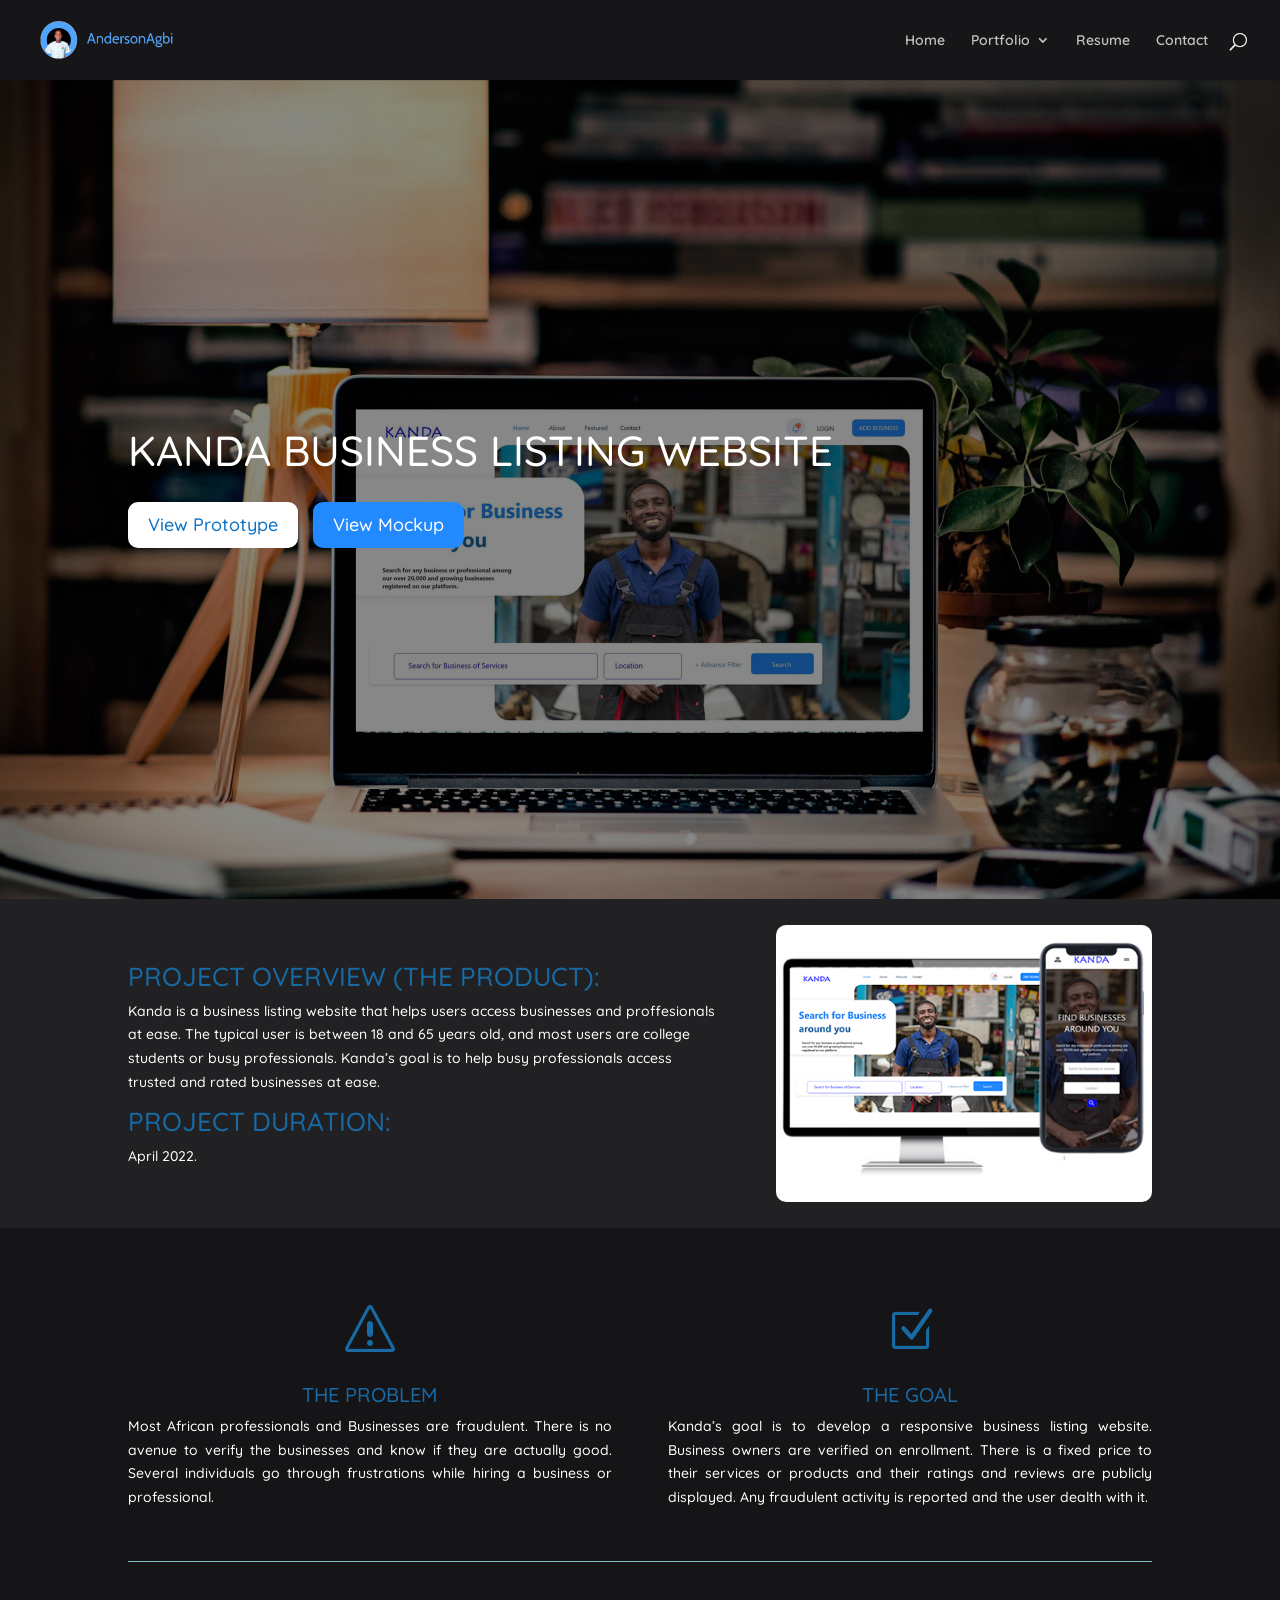
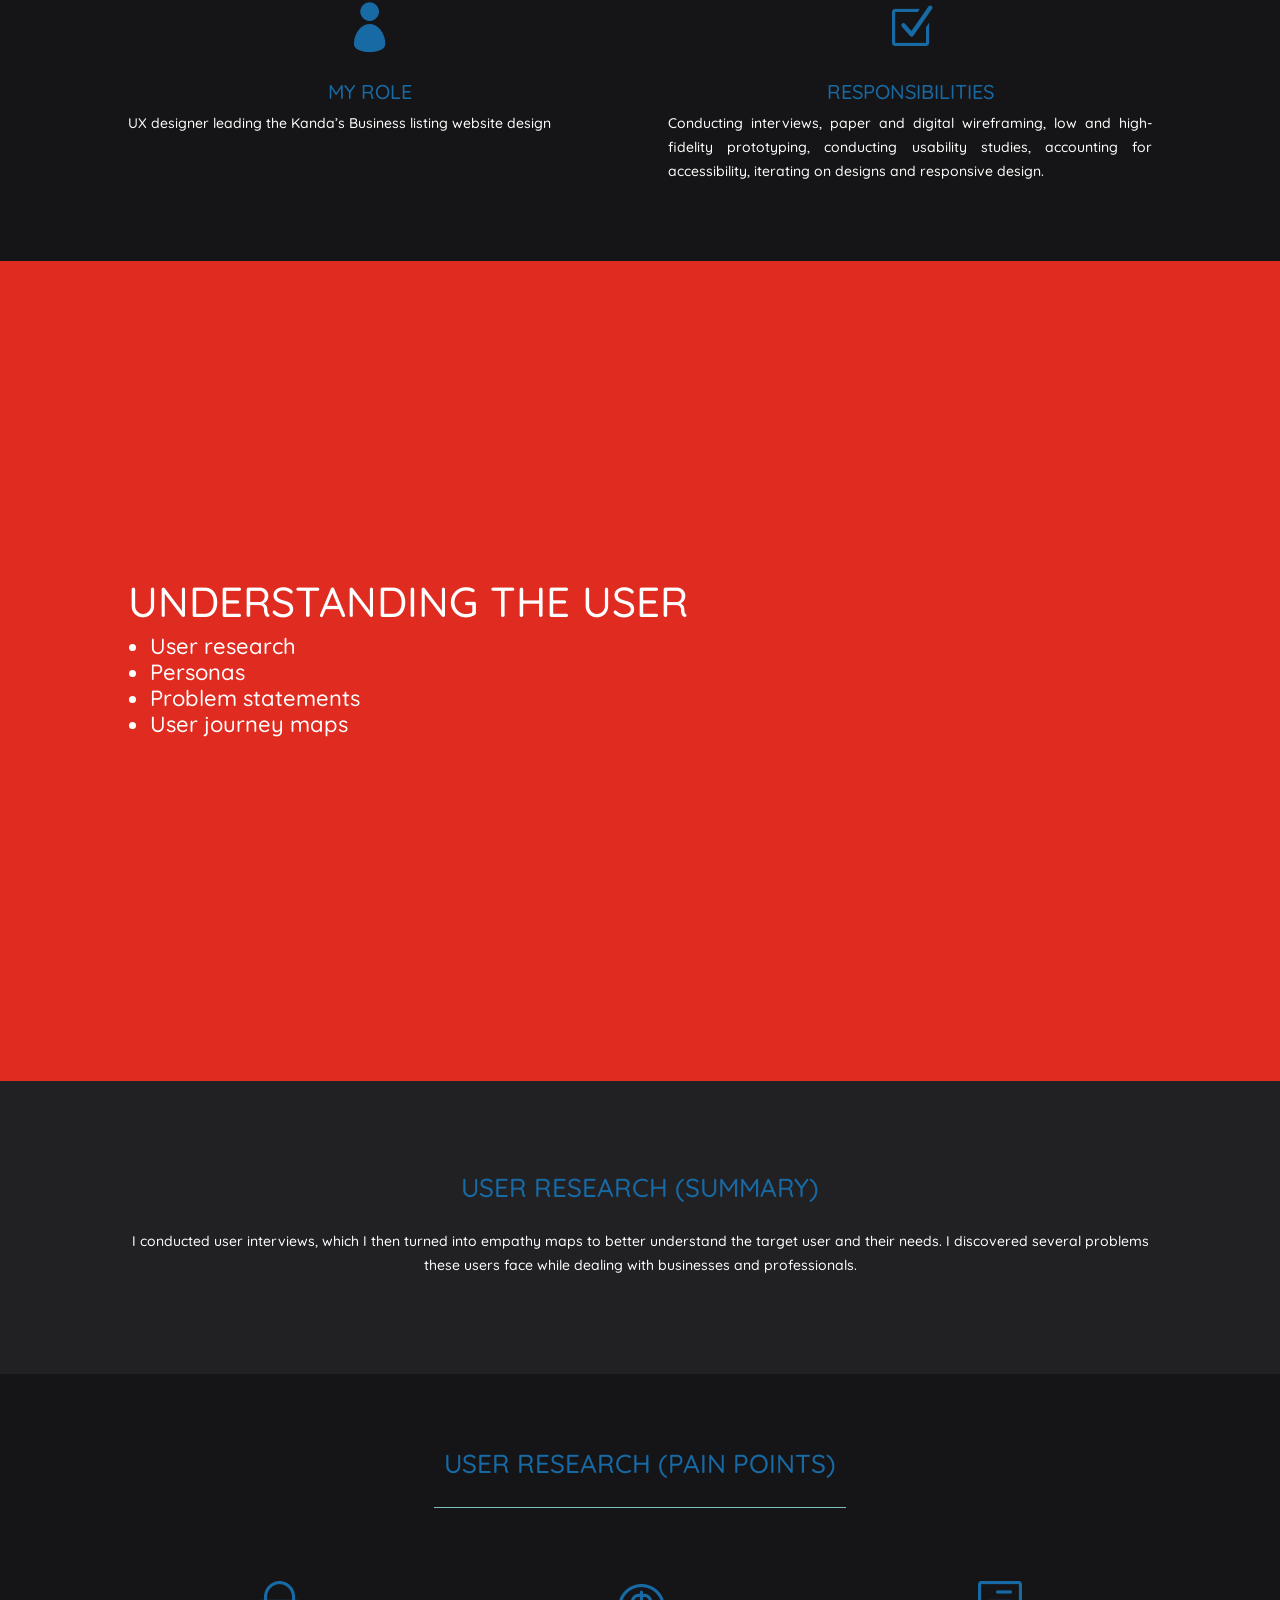
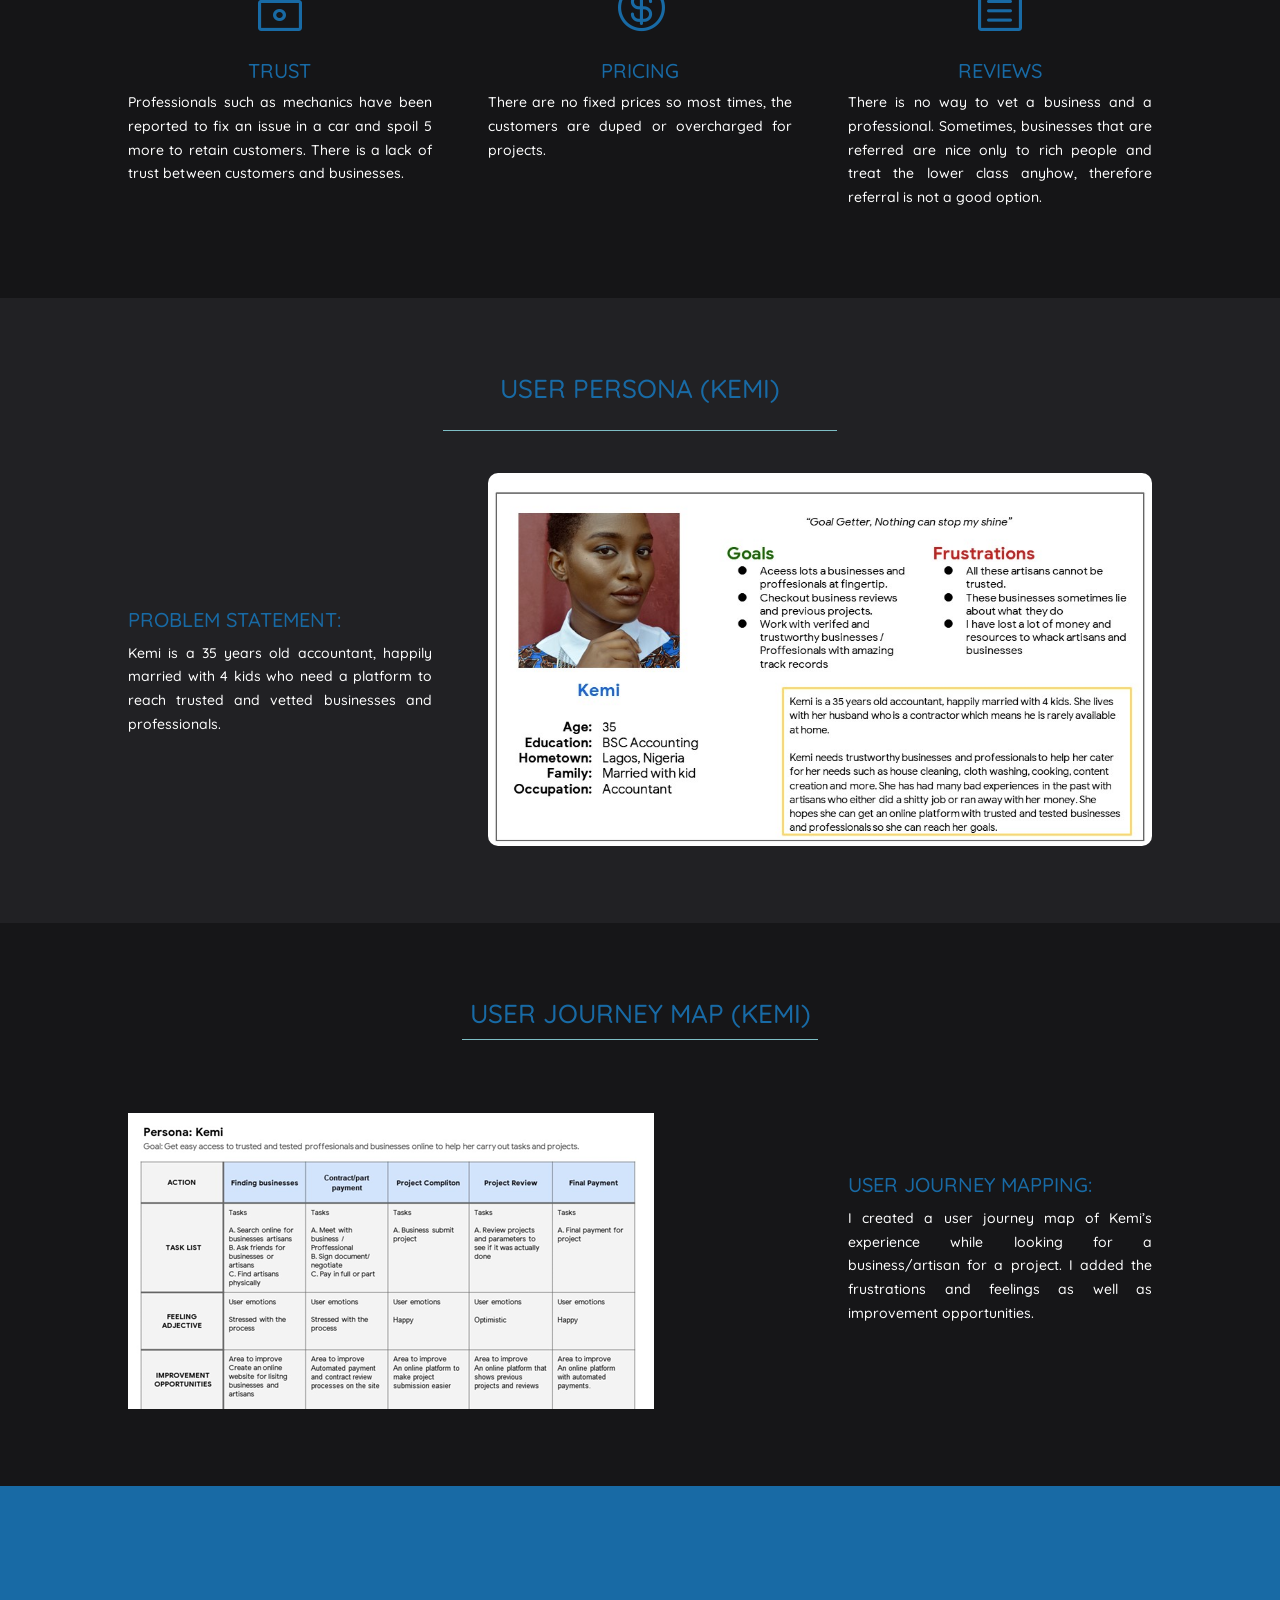
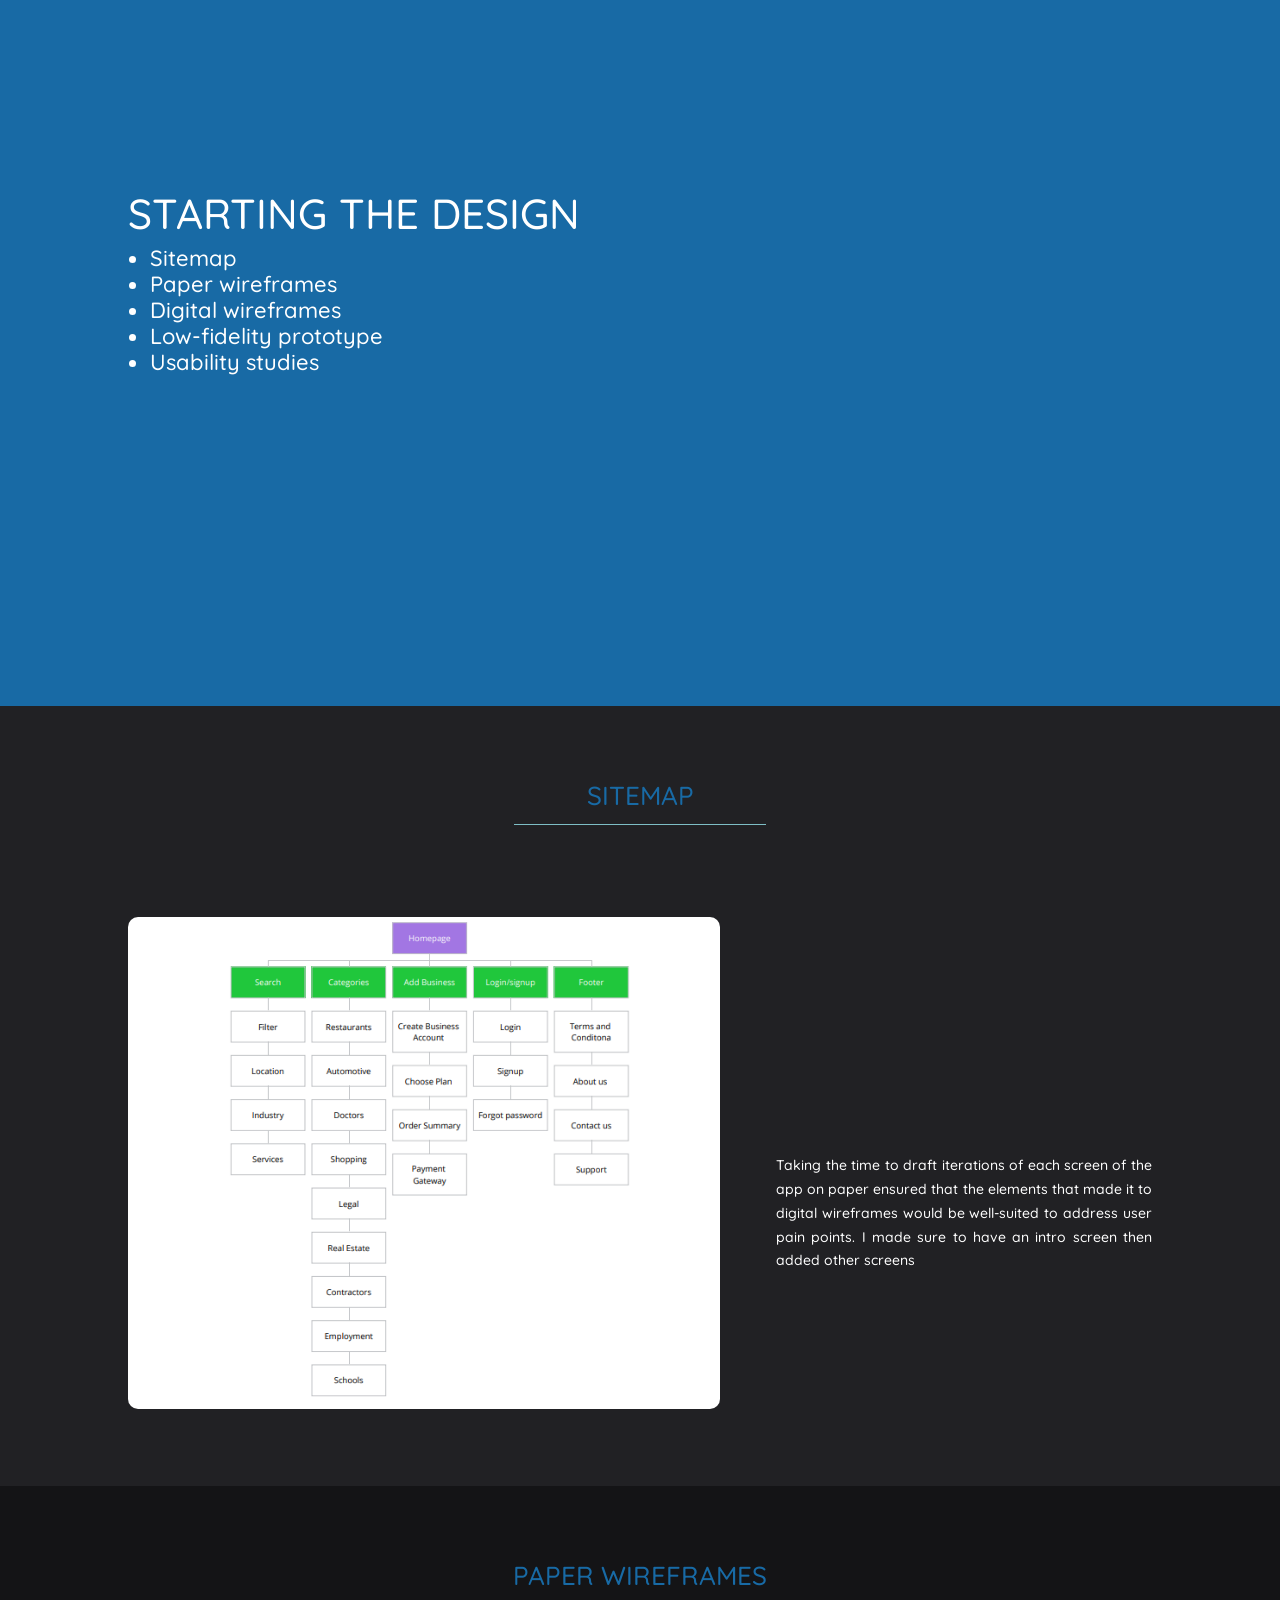
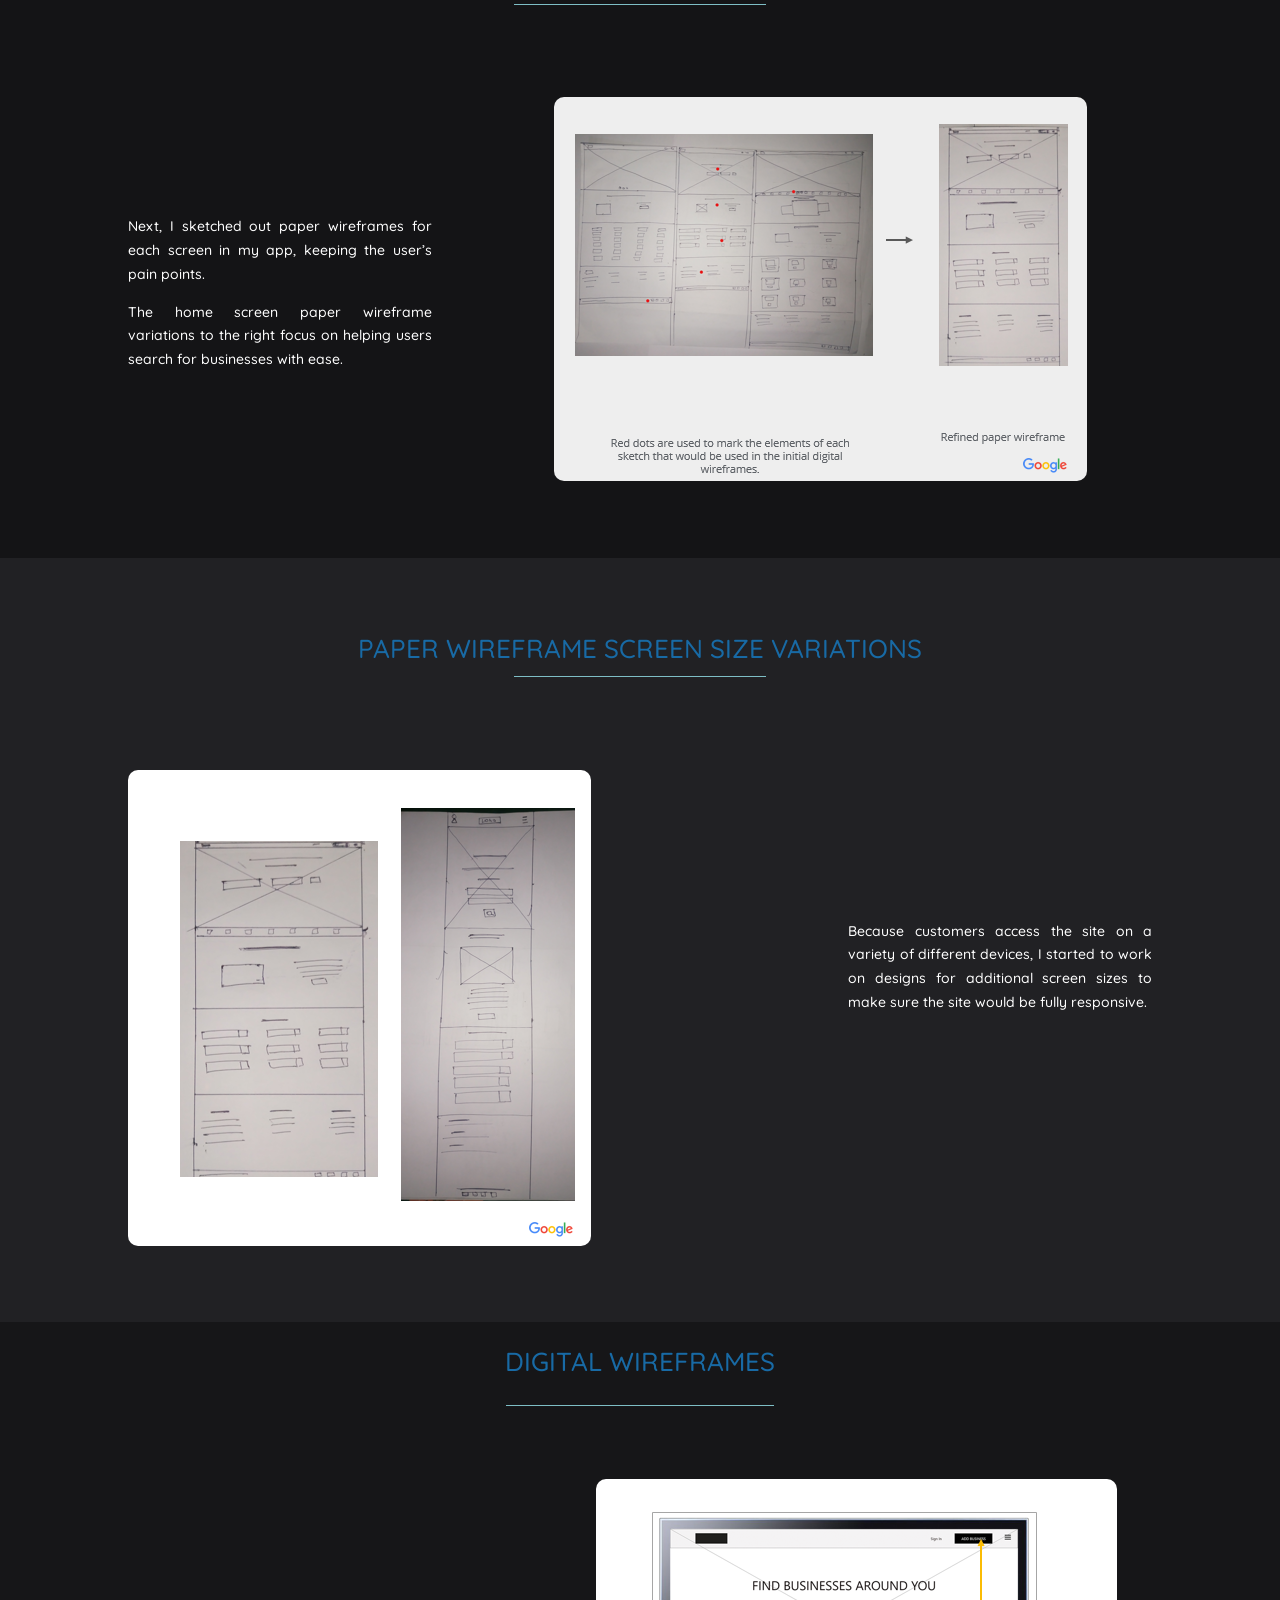
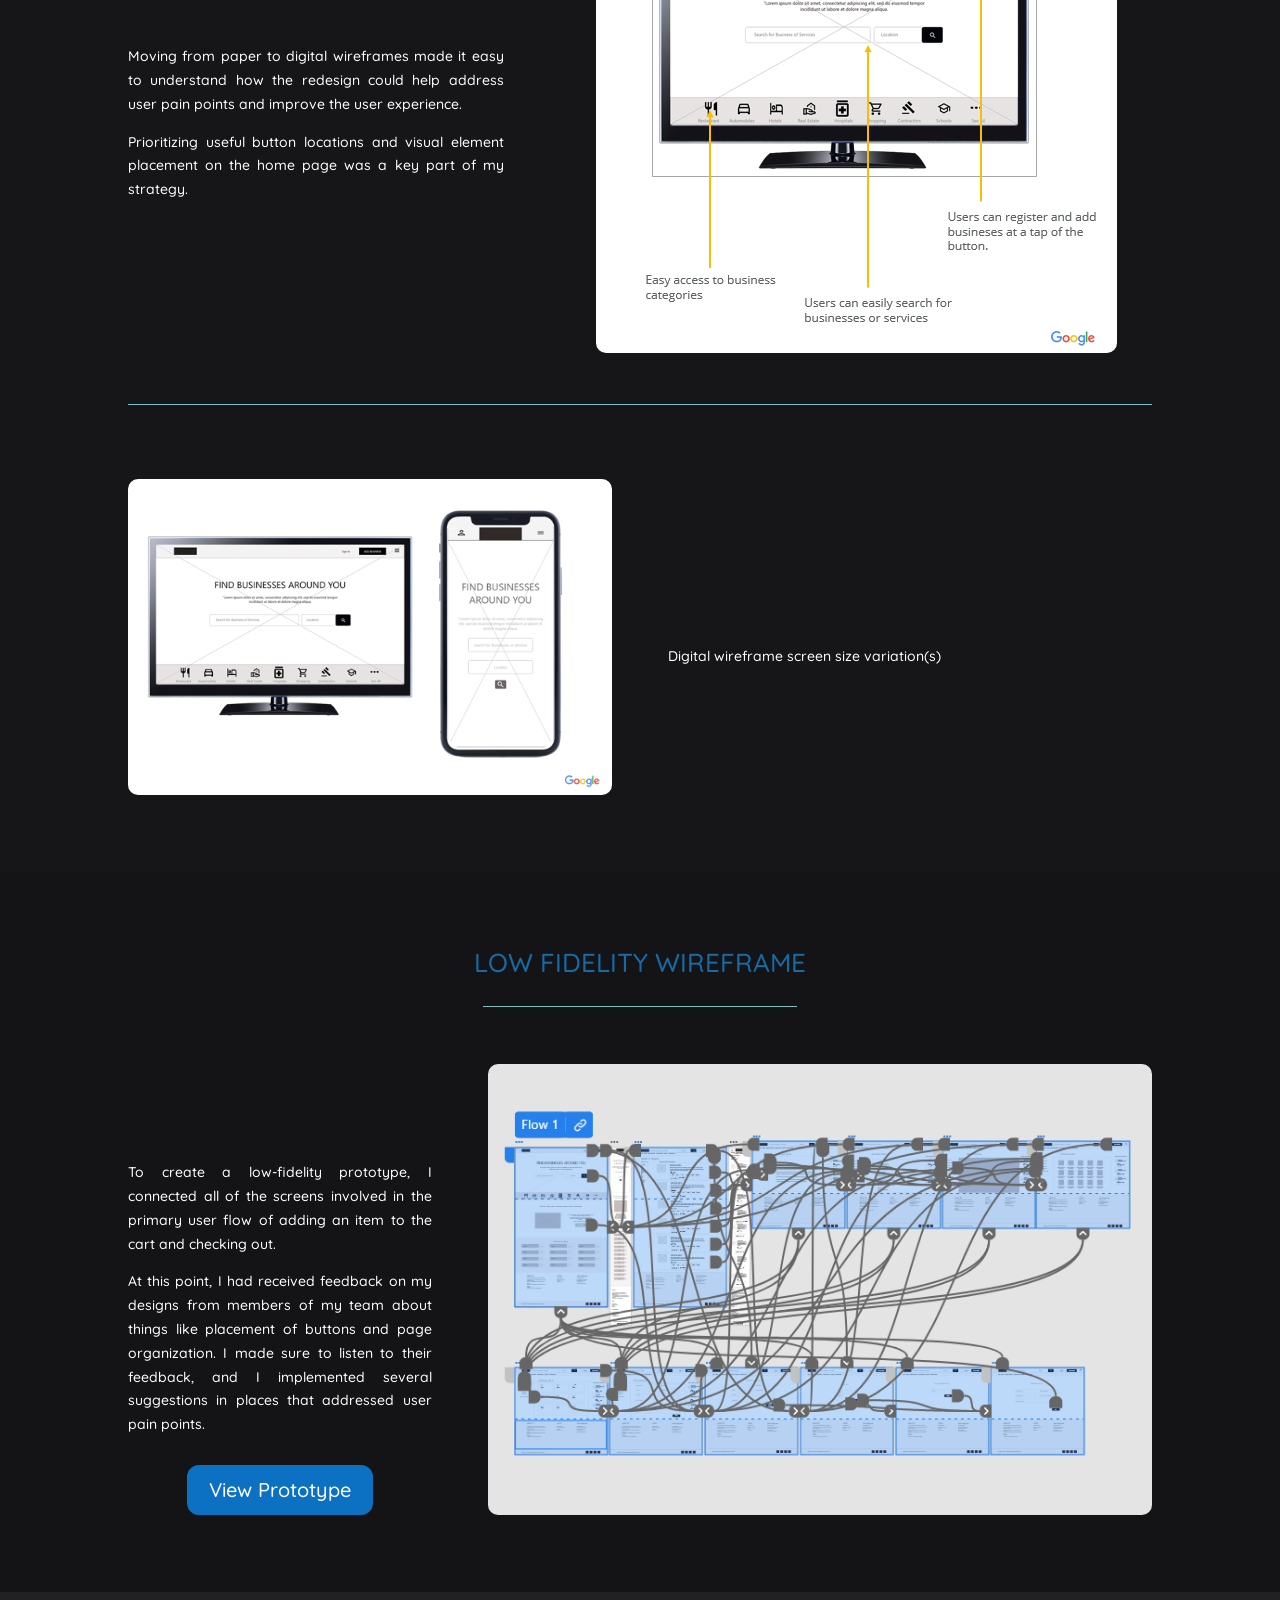
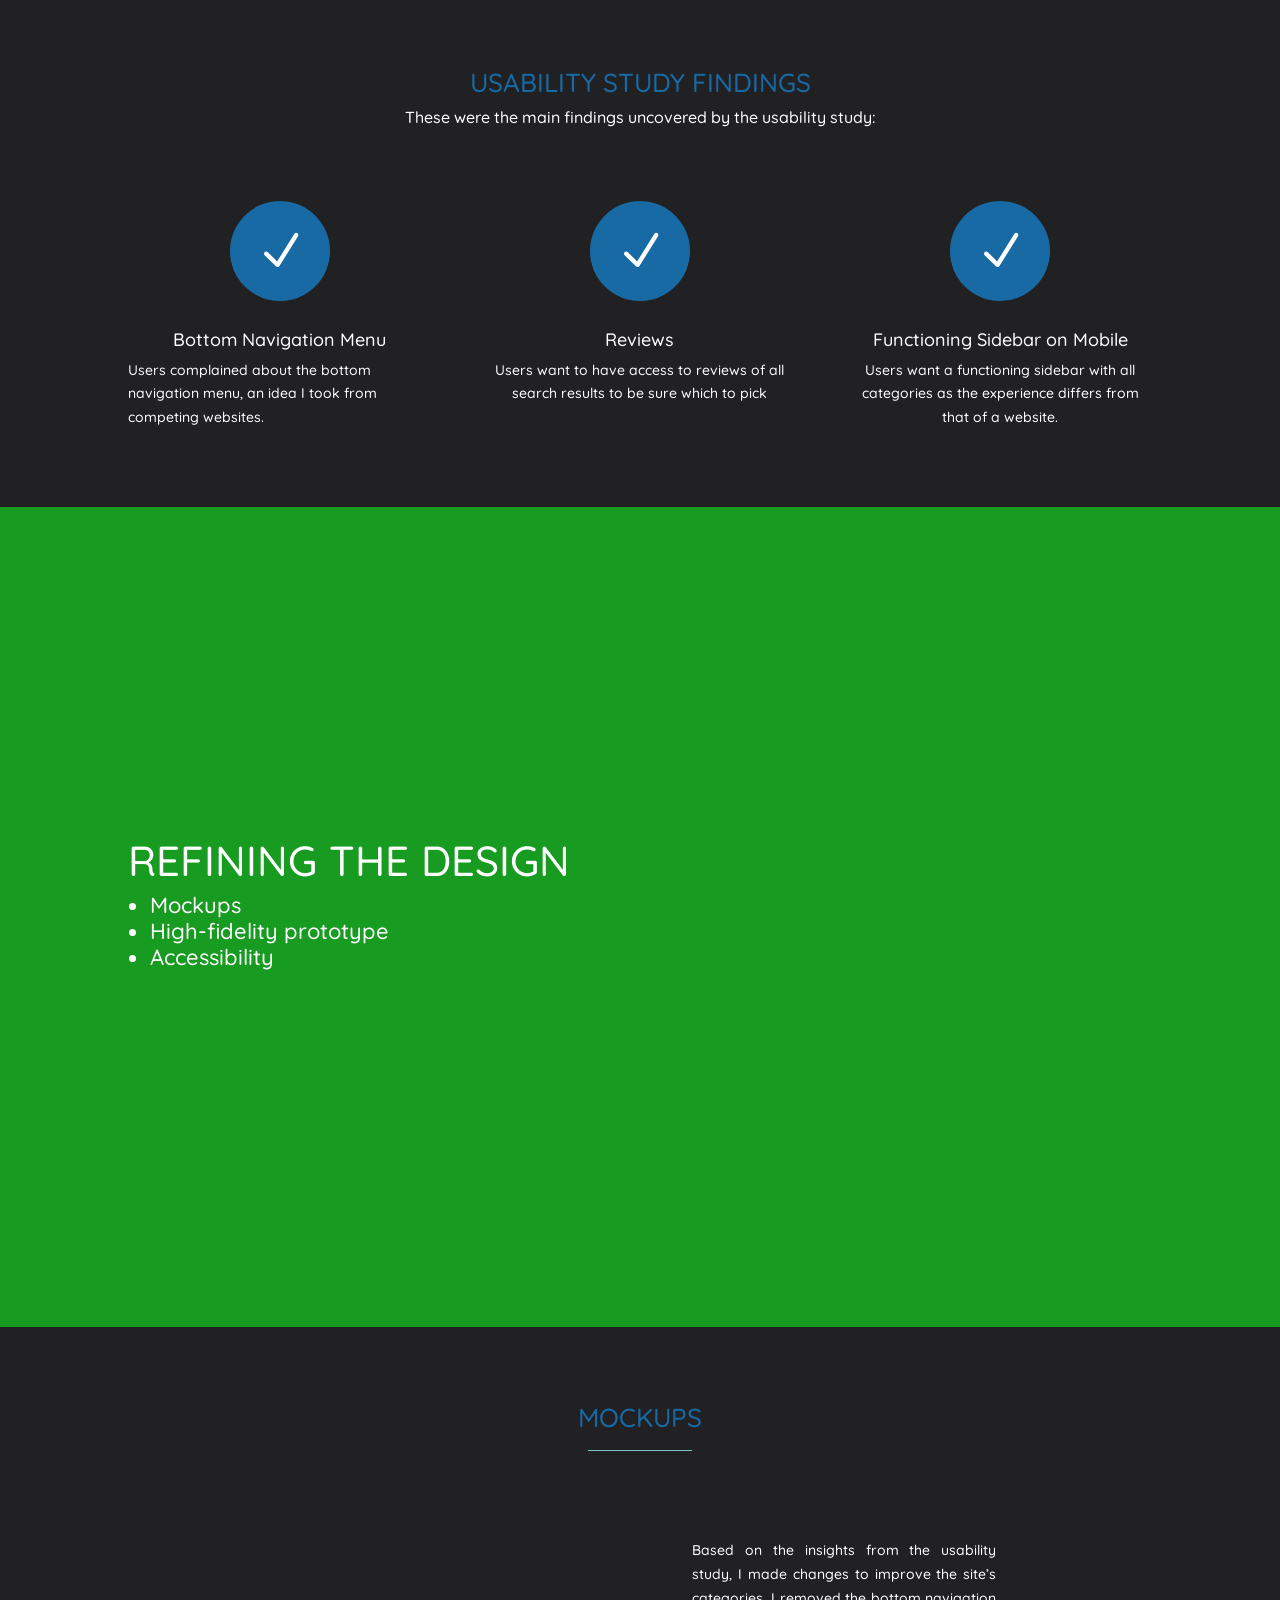
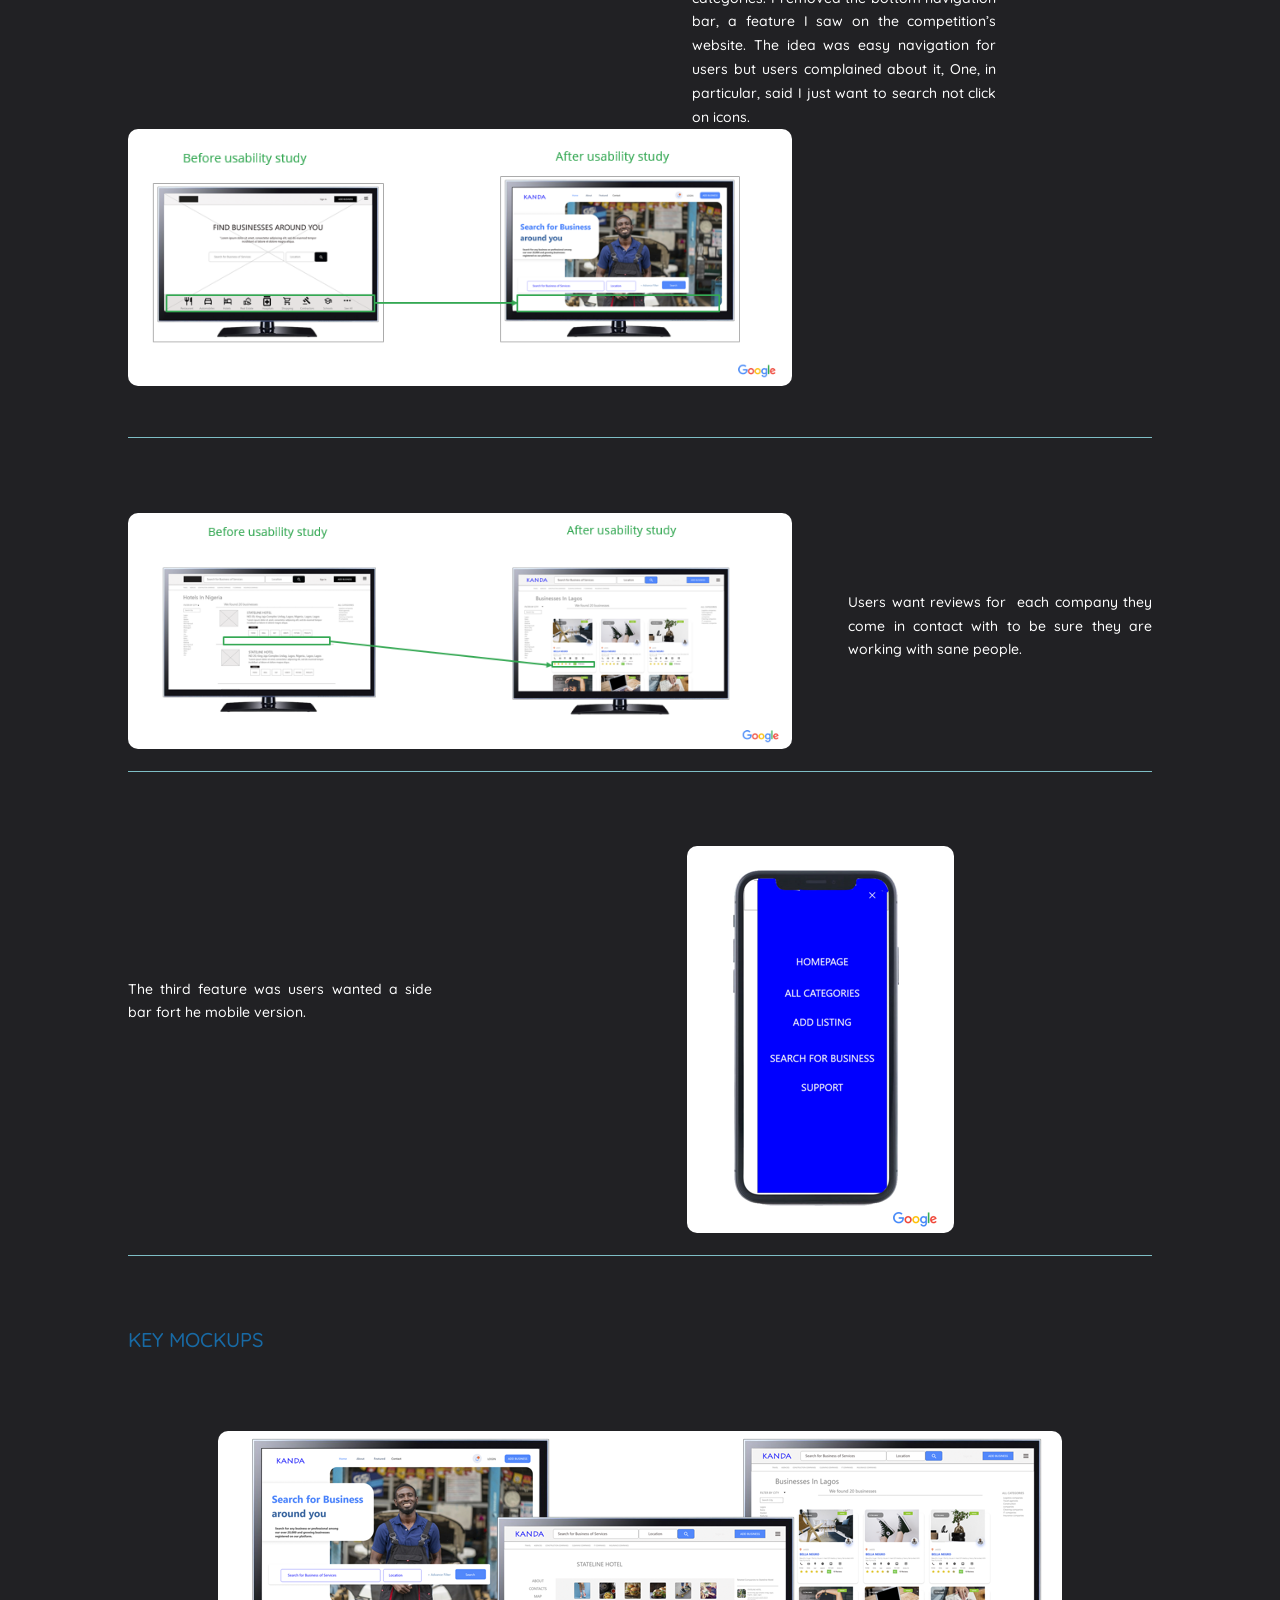
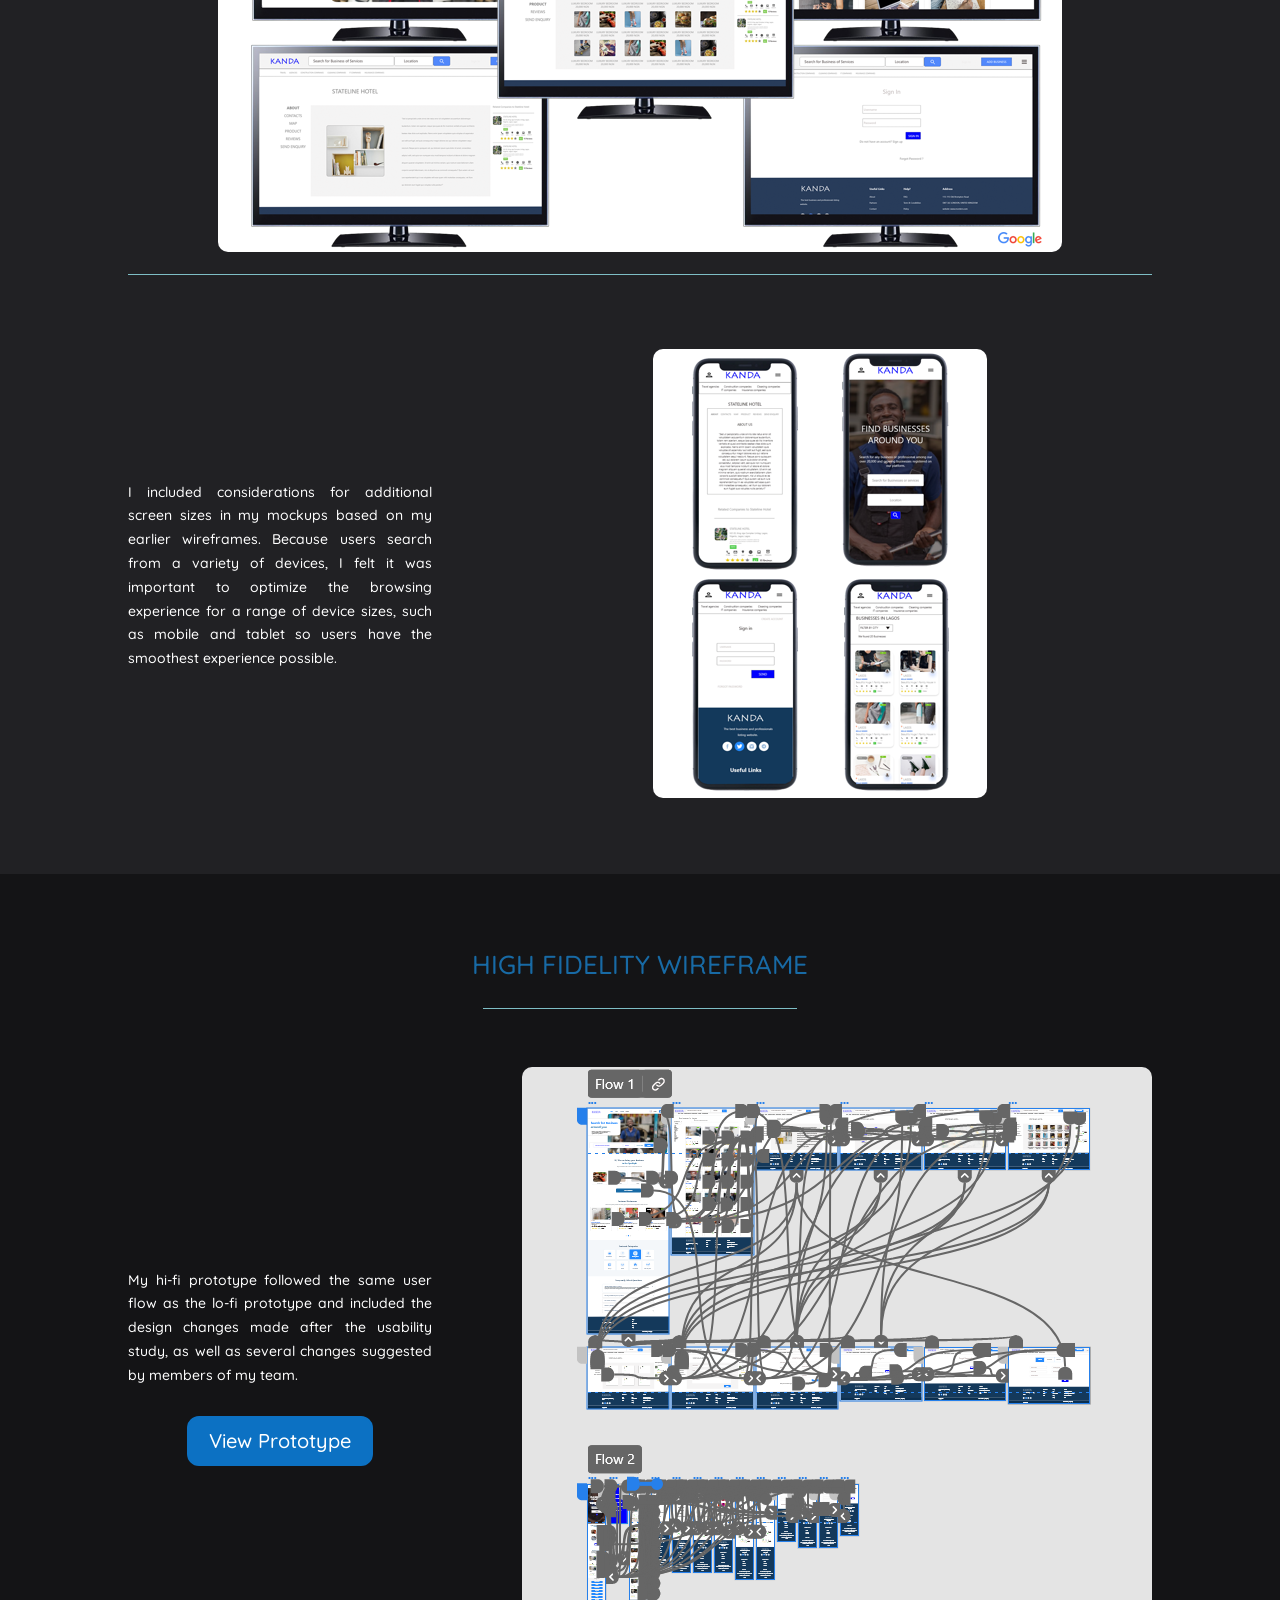
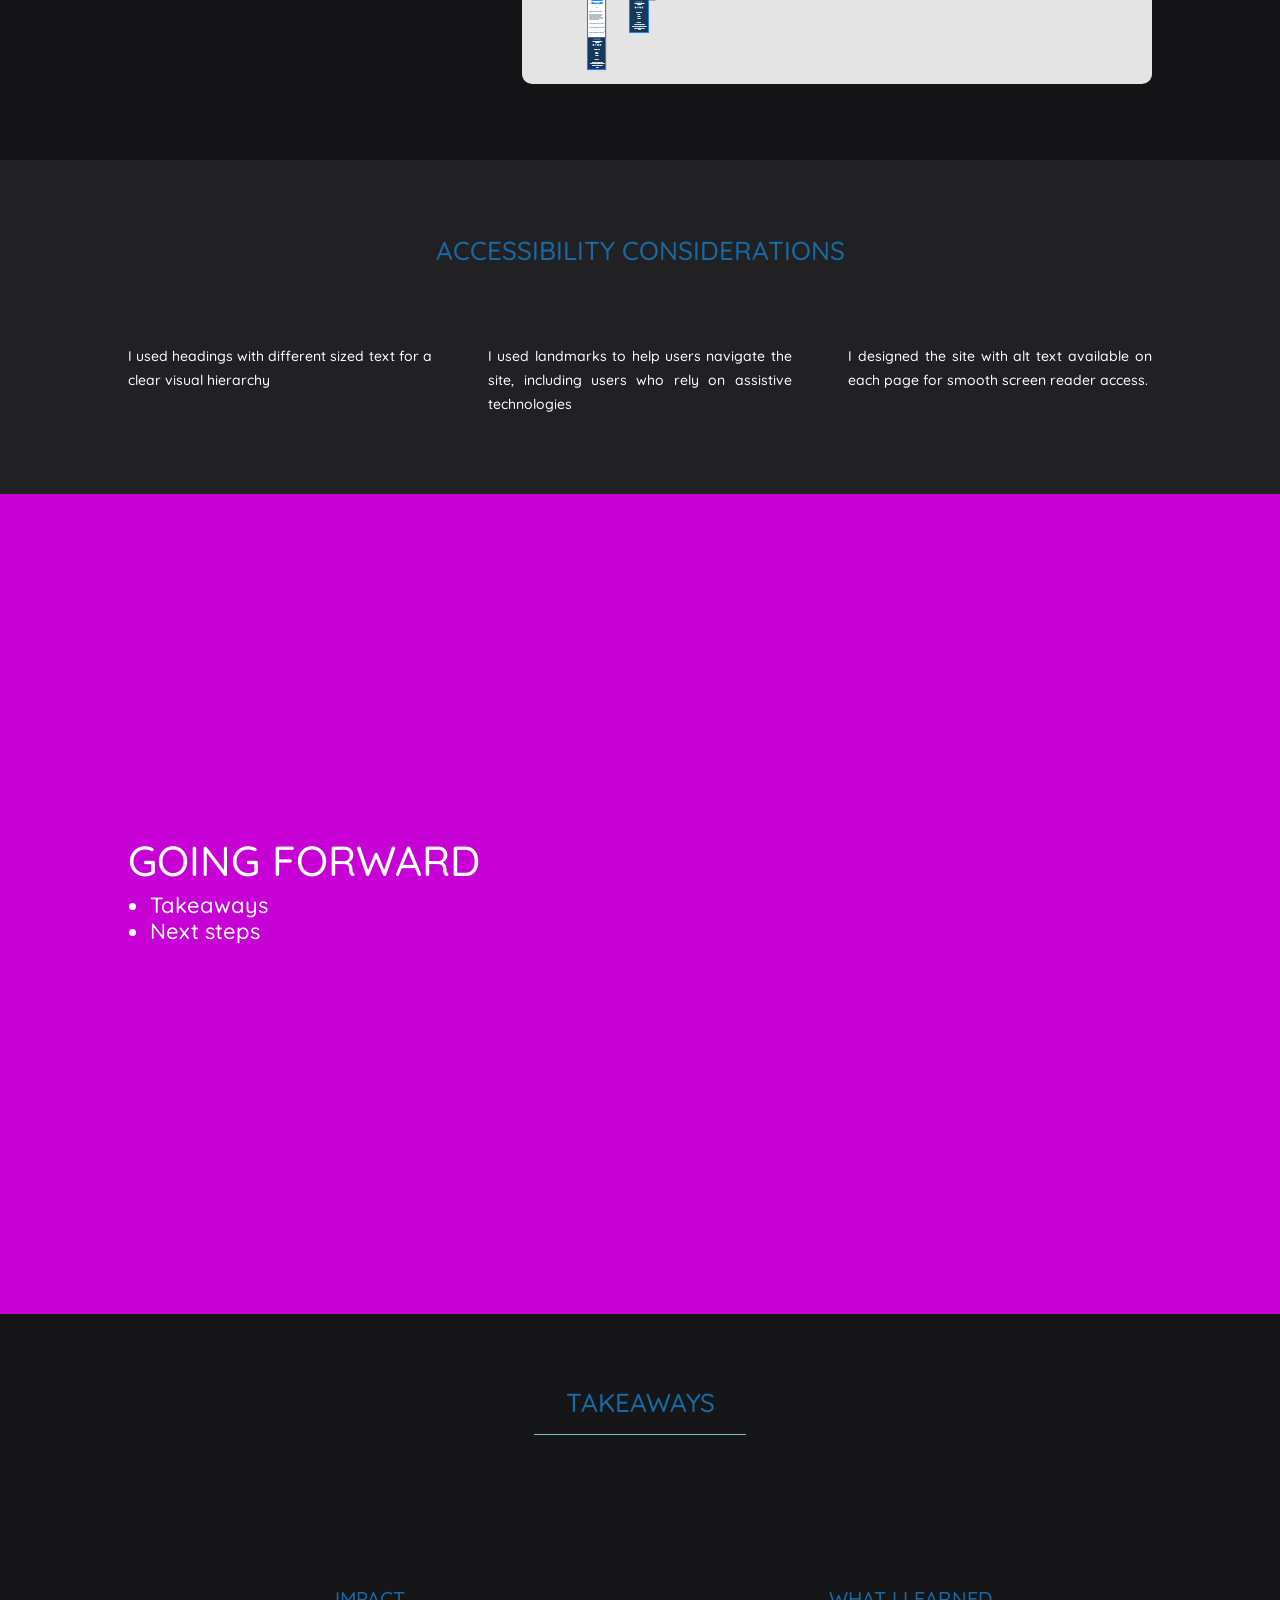
<file: Kanda/index.html>
<!DOCTYPE html>
<html lang="en-US">
<head>
	<meta charset="UTF-8" />
<meta http-equiv="X-UA-Compatible" content="IE=edge">
	<script type="text/javascript">
		document.documentElement.className = 'js';
	</script>

	<title>Kanda Business Listing Website | Anderson Agbi</title>
<style id="wp-img-auto-sizes-contain-inline-css">
img:is([sizes=auto i],[sizes^="auto," i]){contain-intrinsic-size:3000px 1500px}
/*# sourceURL=wp-img-auto-sizes-contain-inline-css */
</style>


<style id="global-styles-inline-css">
:root{--wp--preset--aspect-ratio--square: 1;--wp--preset--aspect-ratio--4-3: 4/3;--wp--preset--aspect-ratio--3-4: 3/4;--wp--preset--aspect-ratio--3-2: 3/2;--wp--preset--aspect-ratio--2-3: 2/3;--wp--preset--aspect-ratio--16-9: 16/9;--wp--preset--aspect-ratio--9-16: 9/16;--wp--preset--color--black: #000000;--wp--preset--color--cyan-bluish-gray: #abb8c3;--wp--preset--color--white: #ffffff;--wp--preset--color--pale-pink: #f78da7;--wp--preset--color--vivid-red: #cf2e2e;--wp--preset--color--luminous-vivid-orange: #ff6900;--wp--preset--color--luminous-vivid-amber: #fcb900;--wp--preset--color--light-green-cyan: #7bdcb5;--wp--preset--color--vivid-green-cyan: #00d084;--wp--preset--color--pale-cyan-blue: #8ed1fc;--wp--preset--color--vivid-cyan-blue: #0693e3;--wp--preset--color--vivid-purple: #9b51e0;--wp--preset--gradient--vivid-cyan-blue-to-vivid-purple: linear-gradient(135deg,rgb(6,147,227) 0%,rgb(155,81,224) 100%);--wp--preset--gradient--light-green-cyan-to-vivid-green-cyan: linear-gradient(135deg,rgb(122,220,180) 0%,rgb(0,208,130) 100%);--wp--preset--gradient--luminous-vivid-amber-to-luminous-vivid-orange: linear-gradient(135deg,rgb(252,185,0) 0%,rgb(255,105,0) 100%);--wp--preset--gradient--luminous-vivid-orange-to-vivid-red: linear-gradient(135deg,rgb(255,105,0) 0%,rgb(207,46,46) 100%);--wp--preset--gradient--very-light-gray-to-cyan-bluish-gray: linear-gradient(135deg,rgb(238,238,238) 0%,rgb(169,184,195) 100%);--wp--preset--gradient--cool-to-warm-spectrum: linear-gradient(135deg,rgb(74,234,220) 0%,rgb(151,120,209) 20%,rgb(207,42,186) 40%,rgb(238,44,130) 60%,rgb(251,105,98) 80%,rgb(254,248,76) 100%);--wp--preset--gradient--blush-light-purple: linear-gradient(135deg,rgb(255,206,236) 0%,rgb(152,150,240) 100%);--wp--preset--gradient--blush-bordeaux: linear-gradient(135deg,rgb(254,205,165) 0%,rgb(254,45,45) 50%,rgb(107,0,62) 100%);--wp--preset--gradient--luminous-dusk: linear-gradient(135deg,rgb(255,203,112) 0%,rgb(199,81,192) 50%,rgb(65,88,208) 100%);--wp--preset--gradient--pale-ocean: linear-gradient(135deg,rgb(255,245,203) 0%,rgb(182,227,212) 50%,rgb(51,167,181) 100%);--wp--preset--gradient--electric-grass: linear-gradient(135deg,rgb(202,248,128) 0%,rgb(113,206,126) 100%);--wp--preset--gradient--midnight: linear-gradient(135deg,rgb(2,3,129) 0%,rgb(40,116,252) 100%);--wp--preset--font-size--small: 13px;--wp--preset--font-size--medium: 20px;--wp--preset--font-size--large: 36px;--wp--preset--font-size--x-large: 42px;--wp--preset--spacing--20: 0.44rem;--wp--preset--spacing--30: 0.67rem;--wp--preset--spacing--40: 1rem;--wp--preset--spacing--50: 1.5rem;--wp--preset--spacing--60: 2.25rem;--wp--preset--spacing--70: 3.38rem;--wp--preset--spacing--80: 5.06rem;--wp--preset--shadow--natural: 6px 6px 9px rgba(0, 0, 0, 0.2);--wp--preset--shadow--deep: 12px 12px 50px rgba(0, 0, 0, 0.4);--wp--preset--shadow--sharp: 6px 6px 0px rgba(0, 0, 0, 0.2);--wp--preset--shadow--outlined: 6px 6px 0px -3px rgb(255, 255, 255), 6px 6px rgb(0, 0, 0);--wp--preset--shadow--crisp: 6px 6px 0px rgb(0, 0, 0);}.wp-block-button{--wp--preset--dimension--25: 25%;--wp--preset--dimension--50: 50%;--wp--preset--dimension--75: 75%;--wp--preset--dimension--100: 100%;}:root { --wp--style--global--content-size: 823px;--wp--style--global--wide-size: 1080px; }:where(body) { margin: 0; }.wp-site-blocks > .alignleft { float: left; margin-right: 2em; }.wp-site-blocks > .alignright { float: right; margin-left: 2em; }.wp-site-blocks > .aligncenter { justify-content: center; margin-left: auto; margin-right: auto; }:where(.is-layout-flex){gap: 0.5em;}:where(.is-layout-grid){gap: 0.5em;}.is-layout-flow > .alignleft{float: left;margin-inline-start: 0;margin-inline-end: 2em;}.is-layout-flow > .alignright{float: right;margin-inline-start: 2em;margin-inline-end: 0;}.is-layout-flow > .aligncenter{margin-left: auto !important;margin-right: auto !important;}.is-layout-constrained > .alignleft{float: left;margin-inline-start: 0;margin-inline-end: 2em;}.is-layout-constrained > .alignright{float: right;margin-inline-start: 2em;margin-inline-end: 0;}.is-layout-constrained > .aligncenter{margin-left: auto !important;margin-right: auto !important;}.is-layout-constrained > :where(:not(.alignleft):not(.alignright):not(.alignfull)){max-width: var(--wp--style--global--content-size);margin-left: auto !important;margin-right: auto !important;}.is-layout-constrained > .alignwide{max-width: var(--wp--style--global--wide-size);}body .is-layout-flex{display: flex;}.is-layout-flex{flex-wrap: wrap;align-items: center;}.is-layout-flex > :is(*, div){margin: 0;}body .is-layout-grid{display: grid;}.is-layout-grid > :is(*, div){margin: 0;}body{padding-top: 0px;padding-right: 0px;padding-bottom: 0px;padding-left: 0px;}:root :where(.wp-element-button, .wp-block-button__link){background-color: #32373c;border-width: 0;color: #fff;font-family: inherit;font-size: inherit;font-style: inherit;font-weight: inherit;letter-spacing: inherit;line-height: inherit;padding-top: calc(0.667em + 2px);padding-right: calc(1.333em + 2px);padding-bottom: calc(0.667em + 2px);padding-left: calc(1.333em + 2px);text-decoration: none;text-transform: inherit;}.has-black-color{color: var(--wp--preset--color--black) !important;}.has-cyan-bluish-gray-color{color: var(--wp--preset--color--cyan-bluish-gray) !important;}.has-white-color{color: var(--wp--preset--color--white) !important;}.has-pale-pink-color{color: var(--wp--preset--color--pale-pink) !important;}.has-vivid-red-color{color: var(--wp--preset--color--vivid-red) !important;}.has-luminous-vivid-orange-color{color: var(--wp--preset--color--luminous-vivid-orange) !important;}.has-luminous-vivid-amber-color{color: var(--wp--preset--color--luminous-vivid-amber) !important;}.has-light-green-cyan-color{color: var(--wp--preset--color--light-green-cyan) !important;}.has-vivid-green-cyan-color{color: var(--wp--preset--color--vivid-green-cyan) !important;}.has-pale-cyan-blue-color{color: var(--wp--preset--color--pale-cyan-blue) !important;}.has-vivid-cyan-blue-color{color: var(--wp--preset--color--vivid-cyan-blue) !important;}.has-vivid-purple-color{color: var(--wp--preset--color--vivid-purple) !important;}.has-black-background-color{background-color: var(--wp--preset--color--black) !important;}.has-cyan-bluish-gray-background-color{background-color: var(--wp--preset--color--cyan-bluish-gray) !important;}.has-white-background-color{background-color: var(--wp--preset--color--white) !important;}.has-pale-pink-background-color{background-color: var(--wp--preset--color--pale-pink) !important;}.has-vivid-red-background-color{background-color: var(--wp--preset--color--vivid-red) !important;}.has-luminous-vivid-orange-background-color{background-color: var(--wp--preset--color--luminous-vivid-orange) !important;}.has-luminous-vivid-amber-background-color{background-color: var(--wp--preset--color--luminous-vivid-amber) !important;}.has-light-green-cyan-background-color{background-color: var(--wp--preset--color--light-green-cyan) !important;}.has-vivid-green-cyan-background-color{background-color: var(--wp--preset--color--vivid-green-cyan) !important;}.has-pale-cyan-blue-background-color{background-color: var(--wp--preset--color--pale-cyan-blue) !important;}.has-vivid-cyan-blue-background-color{background-color: var(--wp--preset--color--vivid-cyan-blue) !important;}.has-vivid-purple-background-color{background-color: var(--wp--preset--color--vivid-purple) !important;}.has-black-border-color{border-color: var(--wp--preset--color--black) !important;}.has-cyan-bluish-gray-border-color{border-color: var(--wp--preset--color--cyan-bluish-gray) !important;}.has-white-border-color{border-color: var(--wp--preset--color--white) !important;}.has-pale-pink-border-color{border-color: var(--wp--preset--color--pale-pink) !important;}.has-vivid-red-border-color{border-color: var(--wp--preset--color--vivid-red) !important;}.has-luminous-vivid-orange-border-color{border-color: var(--wp--preset--color--luminous-vivid-orange) !important;}.has-luminous-vivid-amber-border-color{border-color: var(--wp--preset--color--luminous-vivid-amber) !important;}.has-light-green-cyan-border-color{border-color: var(--wp--preset--color--light-green-cyan) !important;}.has-vivid-green-cyan-border-color{border-color: var(--wp--preset--color--vivid-green-cyan) !important;}.has-pale-cyan-blue-border-color{border-color: var(--wp--preset--color--pale-cyan-blue) !important;}.has-vivid-cyan-blue-border-color{border-color: var(--wp--preset--color--vivid-cyan-blue) !important;}.has-vivid-purple-border-color{border-color: var(--wp--preset--color--vivid-purple) !important;}.has-vivid-cyan-blue-to-vivid-purple-gradient-background{background: var(--wp--preset--gradient--vivid-cyan-blue-to-vivid-purple) !important;}.has-light-green-cyan-to-vivid-green-cyan-gradient-background{background: var(--wp--preset--gradient--light-green-cyan-to-vivid-green-cyan) !important;}.has-luminous-vivid-amber-to-luminous-vivid-orange-gradient-background{background: var(--wp--preset--gradient--luminous-vivid-amber-to-luminous-vivid-orange) !important;}.has-luminous-vivid-orange-to-vivid-red-gradient-background{background: var(--wp--preset--gradient--luminous-vivid-orange-to-vivid-red) !important;}.has-very-light-gray-to-cyan-bluish-gray-gradient-background{background: var(--wp--preset--gradient--very-light-gray-to-cyan-bluish-gray) !important;}.has-cool-to-warm-spectrum-gradient-background{background: var(--wp--preset--gradient--cool-to-warm-spectrum) !important;}.has-blush-light-purple-gradient-background{background: var(--wp--preset--gradient--blush-light-purple) !important;}.has-blush-bordeaux-gradient-background{background: var(--wp--preset--gradient--blush-bordeaux) !important;}.has-luminous-dusk-gradient-background{background: var(--wp--preset--gradient--luminous-dusk) !important;}.has-pale-ocean-gradient-background{background: var(--wp--preset--gradient--pale-ocean) !important;}.has-electric-grass-gradient-background{background: var(--wp--preset--gradient--electric-grass) !important;}.has-midnight-gradient-background{background: var(--wp--preset--gradient--midnight) !important;}.has-small-font-size{font-size: var(--wp--preset--font-size--small) !important;}.has-medium-font-size{font-size: var(--wp--preset--font-size--medium) !important;}.has-large-font-size{font-size: var(--wp--preset--font-size--large) !important;}.has-x-large-font-size{font-size: var(--wp--preset--font-size--x-large) !important;}
/*# sourceURL=global-styles-inline-css */
</style>

<style id="divi-style-inline-inline-css">
/*!
Theme Name: Divi
Theme URI: http://www.elegantthemes.com/gallery/divi/
Version: 4.23.1
Description: Smart. Flexible. Beautiful. Divi is the most powerful theme in our collection.
Author: Elegant Themes
Author URI: http://www.elegantthemes.com
License: GNU General Public License v2
License URI: http://www.gnu.org/licenses/gpl-2.0.html
*/

a,abbr,acronym,address,applet,b,big,blockquote,body,center,cite,code,dd,del,dfn,div,dl,dt,em,fieldset,font,form,h1,h2,h3,h4,h5,h6,html,i,iframe,img,ins,kbd,label,legend,li,object,ol,p,pre,q,s,samp,small,span,strike,strong,sub,sup,tt,u,ul,var{margin:0;padding:0;border:0;outline:0;font-size:100%;-ms-text-size-adjust:100%;-webkit-text-size-adjust:100%;vertical-align:baseline;background:transparent}body{line-height:1}ol,ul{list-style:none}blockquote,q{quotes:none}blockquote:after,blockquote:before,q:after,q:before{content:"";content:none}blockquote{margin:20px 0 30px;border-left:5px solid;padding-left:20px}:focus{outline:0}del{text-decoration:line-through}pre{overflow:auto;padding:10px}figure{margin:0}table{border-collapse:collapse;border-spacing:0}article,aside,footer,header,hgroup,nav,section{display:block}body{font-family:Open Sans,Arial,sans-serif;font-size:14px;color:#666;background-color:#fff;line-height:1.7em;font-weight:500;-webkit-font-smoothing:antialiased;-moz-osx-font-smoothing:grayscale}body.page-template-page-template-blank-php #page-container{padding-top:0!important}body.et_cover_background{background-size:cover!important;background-position:top!important;background-repeat:no-repeat!important;background-attachment:fixed}a{color:#2ea3f2}a,a:hover{text-decoration:none}p{padding-bottom:1em}p:not(.has-background):last-of-type{padding-bottom:0}p.et_normal_padding{padding-bottom:1em}strong{font-weight:700}cite,em,i{font-style:italic}code,pre{font-family:Courier New,monospace;margin-bottom:10px}ins{text-decoration:none}sub,sup{height:0;line-height:1;position:relative;vertical-align:baseline}sup{bottom:.8em}sub{top:.3em}dl{margin:0 0 1.5em}dl dt{font-weight:700}dd{margin-left:1.5em}blockquote p{padding-bottom:0}embed,iframe,object,video{max-width:100%}h1,h2,h3,h4,h5,h6{color:#333;padding-bottom:10px;line-height:1em;font-weight:500}h1 a,h2 a,h3 a,h4 a,h5 a,h6 a{color:inherit}h1{font-size:30px}h2{font-size:26px}h3{font-size:22px}h4{font-size:18px}h5{font-size:16px}h6{font-size:14px}input{-webkit-appearance:none}input[type=checkbox]{-webkit-appearance:checkbox}input[type=radio]{-webkit-appearance:radio}input.text,input.title,input[type=email],input[type=password],input[type=tel],input[type=text],select,textarea{background-color:#fff;border:1px solid #bbb;padding:2px;color:#4e4e4e}input.text:focus,input.title:focus,input[type=text]:focus,select:focus,textarea:focus{border-color:#2d3940;color:#3e3e3e}input.text,input.title,input[type=text],select,textarea{margin:0}textarea{padding:4px}button,input,select,textarea{font-family:inherit}img{max-width:100%;height:auto}.clear{clear:both}br.clear{margin:0;padding:0}.pagination{clear:both}#et_search_icon:hover,.et-social-icon a:hover,.et_password_protected_form .et_submit_button,.form-submit .et_pb_buttontton.alt.disabled,.nav-single a,.posted_in a{color:#2ea3f2}.et-search-form,blockquote{border-color:#2ea3f2}#main-content{background-color:#fff}.container{width:80%;max-width:1080px;margin:auto;position:relative}body:not(.et-tb) #main-content .container,body:not(.et-tb-has-header) #main-content .container{padding-top:58px}.et_full_width_page #main-content .container:before{display:none}.main_title{margin-bottom:20px}.et_password_protected_form .et_submit_button:hover,.form-submit .et_pb_button:hover{background:rgba(0,0,0,.05)}.et_button_icon_visible .et_pb_button{padding-right:2em;padding-left:.7em}.et_button_icon_visible .et_pb_button:after{opacity:1;margin-left:0}.et_button_left .et_pb_button:hover:after{left:.15em}.et_button_left .et_pb_button:after{margin-left:0;left:1em}.et_button_icon_visible.et_button_left .et_pb_button,.et_button_left .et_pb_button:hover,.et_button_left .et_pb_module .et_pb_button:hover{padding-left:2em;padding-right:.7em}.et_button_icon_visible.et_button_left .et_pb_button:after,.et_button_left .et_pb_button:hover:after{left:.15em}.et_password_protected_form .et_submit_button:hover,.form-submit .et_pb_button:hover{padding:.3em 1em}.et_button_no_icon .et_pb_button:after{display:none}.et_button_no_icon.et_button_icon_visible.et_button_left .et_pb_button,.et_button_no_icon.et_button_left .et_pb_button:hover,.et_button_no_icon .et_pb_button,.et_button_no_icon .et_pb_button:hover{padding:.3em 1em!important}.et_button_custom_icon .et_pb_button:after{line-height:1.7em}.et_button_custom_icon.et_button_icon_visible .et_pb_button:after,.et_button_custom_icon .et_pb_button:hover:after{margin-left:.3em}#left-area .post_format-post-format-gallery .wp-block-gallery:first-of-type{padding:0;margin-bottom:-16px}.entry-content table:not(.variations){border:1px solid #eee;margin:0 0 15px;text-align:left;width:100%}.entry-content thead th,.entry-content tr th{color:#555;font-weight:700;padding:9px 24px}.entry-content tr td{border-top:1px solid #eee;padding:6px 24px}#left-area ul,.entry-content ul,.et-l--body ul,.et-l--footer ul,.et-l--header ul{list-style-type:disc;padding:0 0 23px 1em;line-height:26px}#left-area ol,.entry-content ol,.et-l--body ol,.et-l--footer ol,.et-l--header ol{list-style-type:decimal;list-style-position:inside;padding:0 0 23px;line-height:26px}#left-area ul li ul,.entry-content ul li ol{padding:2px 0 2px 20px}#left-area ol li ul,.entry-content ol li ol,.et-l--body ol li ol,.et-l--footer ol li ol,.et-l--header ol li ol{padding:2px 0 2px 35px}#left-area ul.wp-block-gallery{display:-webkit-box;display:-ms-flexbox;display:flex;-ms-flex-wrap:wrap;flex-wrap:wrap;list-style-type:none;padding:0}#left-area ul.products{padding:0!important;line-height:1.7!important;list-style:none!important}.gallery-item a{display:block}.gallery-caption,.gallery-item a{width:90%}#wpadminbar{z-index:100001}#left-area .post-meta{font-size:14px;padding-bottom:15px}#left-area .post-meta a{text-decoration:none;color:#666}#left-area .et_featured_image{padding-bottom:7px}.single .post{padding-bottom:25px}body.single .et_audio_content{margin-bottom:-6px}.nav-single a{text-decoration:none;color:#2ea3f2;font-size:14px;font-weight:400}.nav-previous{float:left}.nav-next{float:right}.et_password_protected_form p input{background-color:#eee;border:none!important;width:100%!important;border-radius:0!important;font-size:14px;color:#999!important;padding:16px!important;-webkit-box-sizing:border-box;box-sizing:border-box}.et_password_protected_form label{display:none}.et_password_protected_form .et_submit_button{font-family:inherit;display:block;float:right;margin:8px auto 0;cursor:pointer}.post-password-required p.nocomments.container{max-width:100%}.post-password-required p.nocomments.container:before{display:none}.aligncenter,div.post .new-post .aligncenter{display:block;margin-left:auto;margin-right:auto}.wp-caption{border:1px solid #ddd;text-align:center;background-color:#f3f3f3;margin-bottom:10px;max-width:96%;padding:8px}.wp-caption.alignleft{margin:0 30px 20px 0}.wp-caption.alignright{margin:0 0 20px 30px}.wp-caption img{margin:0;padding:0;border:0}.wp-caption p.wp-caption-text{font-size:12px;padding:0 4px 5px;margin:0}.alignright{float:right}.alignleft{float:left}img.alignleft{display:inline;float:left;margin-right:15px}img.alignright{display:inline;float:right;margin-left:15px}.page.et_pb_pagebuilder_layout #main-content{background-color:transparent}body #main-content .et_builder_inner_content>h1,body #main-content .et_builder_inner_content>h2,body #main-content .et_builder_inner_content>h3,body #main-content .et_builder_inner_content>h4,body #main-content .et_builder_inner_content>h5,body #main-content .et_builder_inner_content>h6{line-height:1.4em}body #main-content .et_builder_inner_content>p{line-height:1.7em}.wp-block-pullquote{margin:20px 0 30px}.wp-block-pullquote.has-background blockquote{border-left:none}.wp-block-group.has-background{padding:1.5em 1.5em .5em}@media (min-width:981px){#left-area{width:79.125%;padding-bottom:23px}#main-content .container:before{content:"";position:absolute;top:0;height:100%;width:1px;background-color:#e2e2e2}.et_full_width_page #left-area,.et_no_sidebar #left-area{float:none;width:100%!important}.et_full_width_page #left-area{padding-bottom:0}.et_no_sidebar #main-content .container:before{display:none}}@media (max-width:980px){#page-container{padding-top:80px}.et-tb #page-container,.et-tb-has-header #page-container{padding-top:0!important}#left-area,#sidebar{width:100%!important}#main-content .container:before{display:none!important}.et_full_width_page .et_gallery_item:nth-child(4n+1){clear:none}}@media print{#page-container{padding-top:0!important}}#wp-admin-bar-et-use-visual-builder a:before{font-family:ETmodules!important;content:"\e625";font-size:30px!important;width:28px;margin-top:-3px;color:#974df3!important}#wp-admin-bar-et-use-visual-builder:hover a:before{color:#fff!important}#wp-admin-bar-et-use-visual-builder:hover a,#wp-admin-bar-et-use-visual-builder a:hover{transition:background-color .5s ease;-webkit-transition:background-color .5s ease;-moz-transition:background-color .5s ease;background-color:#7e3bd0!important;color:#fff!important}* html .clearfix,:first-child+html .clearfix{zoom:1}.iphone .et_pb_section_video_bg video::-webkit-media-controls-start-playback-button{display:none!important;-webkit-appearance:none}.et_mobile_device .et_pb_section_parallax .et_pb_parallax_css{background-attachment:scroll}.et-social-facebook a.icon:before{content:"\e093"}.et-social-twitter a.icon:before{content:"\e094"}.et-social-google-plus a.icon:before{content:"\e096"}.et-social-instagram a.icon:before{content:"\e09a"}.et-social-rss a.icon:before{content:"\e09e"}.ai1ec-single-event:after{content:" ";display:table;clear:both}.evcal_event_details .evcal_evdata_cell .eventon_details_shading_bot.eventon_details_shading_bot{z-index:3}.wp-block-divi-layout{margin-bottom:1em}*{-webkit-box-sizing:border-box;box-sizing:border-box}#et-info-email:before,#et-info-phone:before,#et_search_icon:before,.comment-reply-link:after,.et-cart-info span:before,.et-pb-arrow-next:before,.et-pb-arrow-prev:before,.et-social-icon a:before,.et_audio_container .mejs-playpause-button button:before,.et_audio_container .mejs-volume-button button:before,.et_overlay:before,.et_password_protected_form .et_submit_button:after,.et_pb_button:after,.et_pb_contact_reset:after,.et_pb_contact_submit:after,.et_pb_font_icon:before,.et_pb_newsletter_button:after,.et_pb_pricing_table_button:after,.et_pb_promo_button:after,.et_pb_testimonial:before,.et_pb_toggle_title:before,.form-submit .et_pb_button:after,.mobile_menu_bar:before,a.et_pb_more_button:after{font-family:ETmodules!important;speak:none;font-style:normal;font-weight:400;-webkit-font-feature-settings:normal;font-feature-settings:normal;font-variant:normal;text-transform:none;line-height:1;-webkit-font-smoothing:antialiased;-moz-osx-font-smoothing:grayscale;text-shadow:0 0;direction:ltr}.et-pb-icon,.et_pb_custom_button_icon.et_pb_button:after,.et_pb_login .et_pb_custom_button_icon.et_pb_button:after,.et_pb_woo_custom_button_icon .button.et_pb_custom_button_icon.et_pb_button:after,.et_pb_woo_custom_button_icon .button.et_pb_custom_button_icon.et_pb_button:hover:after{content:attr(data-icon)}.et-pb-icon{font-family:ETmodules;speak:none;font-weight:400;-webkit-font-feature-settings:normal;font-feature-settings:normal;font-variant:normal;text-transform:none;line-height:1;-webkit-font-smoothing:antialiased;font-size:96px;font-style:normal;display:inline-block;-webkit-box-sizing:border-box;box-sizing:border-box;direction:ltr}#et-ajax-saving{display:none;-webkit-transition:background .3s,-webkit-box-shadow .3s;transition:background .3s,-webkit-box-shadow .3s;transition:background .3s,box-shadow .3s;transition:background .3s,box-shadow .3s,-webkit-box-shadow .3s;-webkit-box-shadow:rgba(0,139,219,.247059) 0 0 60px;box-shadow:0 0 60px rgba(0,139,219,.247059);position:fixed;top:50%;left:50%;width:50px;height:50px;background:#fff;border-radius:50px;margin:-25px 0 0 -25px;z-index:999999;text-align:center}#et-ajax-saving img{margin:9px}.et-safe-mode-indicator,.et-safe-mode-indicator:focus,.et-safe-mode-indicator:hover{-webkit-box-shadow:0 5px 10px rgba(41,196,169,.15);box-shadow:0 5px 10px rgba(41,196,169,.15);background:#29c4a9;color:#fff;font-size:14px;font-weight:600;padding:12px;line-height:16px;border-radius:3px;position:fixed;bottom:30px;right:30px;z-index:999999;text-decoration:none;font-family:Open Sans,sans-serif;-webkit-font-smoothing:antialiased;-moz-osx-font-smoothing:grayscale}.et_pb_button{font-size:20px;font-weight:500;padding:.3em 1em;line-height:1.7em!important;background-color:transparent;background-size:cover;background-position:50%;background-repeat:no-repeat;border:2px solid;border-radius:3px;-webkit-transition-duration:.2s;transition-duration:.2s;-webkit-transition-property:all!important;transition-property:all!important}.et_pb_button,.et_pb_button_inner{position:relative}.et_pb_button:hover,.et_pb_module .et_pb_button:hover{border:2px solid transparent;padding:.3em 2em .3em .7em}.et_pb_button:hover{background-color:hsla(0,0%,100%,.2)}.et_pb_bg_layout_light.et_pb_button:hover,.et_pb_bg_layout_light .et_pb_button:hover{background-color:rgba(0,0,0,.05)}.et_pb_button:after,.et_pb_button:before{font-size:32px;line-height:1em;content:"\35";opacity:0;position:absolute;margin-left:-1em;-webkit-transition:all .2s;transition:all .2s;text-transform:none;-webkit-font-feature-settings:"kern" off;font-feature-settings:"kern" off;font-variant:none;font-style:normal;font-weight:400;text-shadow:none}.et_pb_button.et_hover_enabled:hover:after,.et_pb_button.et_pb_hovered:hover:after{-webkit-transition:none!important;transition:none!important}.et_pb_button:before{display:none}.et_pb_button:hover:after{opacity:1;margin-left:0}.et_pb_column_1_3 h1,.et_pb_column_1_4 h1,.et_pb_column_1_5 h1,.et_pb_column_1_6 h1,.et_pb_column_2_5 h1{font-size:26px}.et_pb_column_1_3 h2,.et_pb_column_1_4 h2,.et_pb_column_1_5 h2,.et_pb_column_1_6 h2,.et_pb_column_2_5 h2{font-size:23px}.et_pb_column_1_3 h3,.et_pb_column_1_4 h3,.et_pb_column_1_5 h3,.et_pb_column_1_6 h3,.et_pb_column_2_5 h3{font-size:20px}.et_pb_column_1_3 h4,.et_pb_column_1_4 h4,.et_pb_column_1_5 h4,.et_pb_column_1_6 h4,.et_pb_column_2_5 h4{font-size:18px}.et_pb_column_1_3 h5,.et_pb_column_1_4 h5,.et_pb_column_1_5 h5,.et_pb_column_1_6 h5,.et_pb_column_2_5 h5{font-size:16px}.et_pb_column_1_3 h6,.et_pb_column_1_4 h6,.et_pb_column_1_5 h6,.et_pb_column_1_6 h6,.et_pb_column_2_5 h6{font-size:15px}.et_pb_bg_layout_dark,.et_pb_bg_layout_dark h1,.et_pb_bg_layout_dark h2,.et_pb_bg_layout_dark h3,.et_pb_bg_layout_dark h4,.et_pb_bg_layout_dark h5,.et_pb_bg_layout_dark h6{color:#fff!important}.et_pb_module.et_pb_text_align_left{text-align:left}.et_pb_module.et_pb_text_align_center{text-align:center}.et_pb_module.et_pb_text_align_right{text-align:right}.et_pb_module.et_pb_text_align_justified{text-align:justify}.clearfix:after{visibility:hidden;display:block;font-size:0;content:" ";clear:both;height:0}.et_pb_bg_layout_light .et_pb_more_button{color:#2ea3f2}.et_builder_inner_content{position:relative;z-index:1}header .et_builder_inner_content{z-index:2}.et_pb_css_mix_blend_mode_passthrough{mix-blend-mode:unset!important}.et_pb_image_container{margin:-20px -20px 29px}.et_pb_module_inner{position:relative}.et_hover_enabled_preview{z-index:2}.et_hover_enabled:hover{position:relative;z-index:2}.et_pb_all_tabs,.et_pb_module,.et_pb_posts_nav a,.et_pb_tab,.et_pb_with_background{position:relative;background-size:cover;background-position:50%;background-repeat:no-repeat}.et_pb_background_mask,.et_pb_background_pattern{bottom:0;left:0;position:absolute;right:0;top:0}.et_pb_background_mask{background-size:calc(100% + 2px) calc(100% + 2px);background-repeat:no-repeat;background-position:50%;overflow:hidden}.et_pb_background_pattern{background-position:0 0;background-repeat:repeat}.et_pb_with_border{position:relative;border:0 solid #333}.post-password-required .et_pb_row{padding:0;width:100%}.post-password-required .et_password_protected_form{min-height:0}body.et_pb_pagebuilder_layout.et_pb_show_title .post-password-required .et_password_protected_form h1,body:not(.et_pb_pagebuilder_layout) .post-password-required .et_password_protected_form h1{display:none}.et_pb_no_bg{padding:0!important}.et_overlay.et_pb_inline_icon:before,.et_pb_inline_icon:before{content:attr(data-icon)}.et_pb_more_button{color:inherit;text-shadow:none;text-decoration:none;display:inline-block;margin-top:20px}.et_parallax_bg_wrap{overflow:hidden;position:absolute;top:0;right:0;bottom:0;left:0}.et_parallax_bg{background-repeat:no-repeat;background-position:top;background-size:cover;position:absolute;bottom:0;left:0;width:100%;height:100%;display:block}.et_parallax_bg.et_parallax_bg__hover,.et_parallax_bg.et_parallax_bg_phone,.et_parallax_bg.et_parallax_bg_tablet,.et_parallax_gradient.et_parallax_gradient__hover,.et_parallax_gradient.et_parallax_gradient_phone,.et_parallax_gradient.et_parallax_gradient_tablet,.et_pb_section_parallax_hover:hover .et_parallax_bg:not(.et_parallax_bg__hover),.et_pb_section_parallax_hover:hover .et_parallax_gradient:not(.et_parallax_gradient__hover){display:none}.et_pb_section_parallax_hover:hover .et_parallax_bg.et_parallax_bg__hover,.et_pb_section_parallax_hover:hover .et_parallax_gradient.et_parallax_gradient__hover{display:block}.et_parallax_gradient{bottom:0;display:block;left:0;position:absolute;right:0;top:0}.et_pb_module.et_pb_section_parallax,.et_pb_posts_nav a.et_pb_section_parallax,.et_pb_tab.et_pb_section_parallax{position:relative}.et_pb_section_parallax .et_pb_parallax_css,.et_pb_slides .et_parallax_bg.et_pb_parallax_css{background-attachment:fixed}body.et-bfb .et_pb_section_parallax .et_pb_parallax_css,body.et-bfb .et_pb_slides .et_parallax_bg.et_pb_parallax_css{background-attachment:scroll;bottom:auto}.et_pb_section_parallax.et_pb_column .et_pb_module,.et_pb_section_parallax.et_pb_row .et_pb_column,.et_pb_section_parallax.et_pb_row .et_pb_module{z-index:9;position:relative}.et_pb_more_button:hover:after{opacity:1;margin-left:0}.et_pb_preload .et_pb_section_video_bg,.et_pb_preload>div{visibility:hidden}.et_pb_preload,.et_pb_section.et_pb_section_video.et_pb_preload{position:relative;background:#464646!important}.et_pb_preload:before{content:"";position:absolute;top:50%;left:50%;background:url(assets/images/preloader.gif) no-repeat;border-radius:32px;width:32px;height:32px;margin:-16px 0 0 -16px}.box-shadow-overlay{position:absolute;top:0;left:0;width:100%;height:100%;z-index:10;pointer-events:none}.et_pb_section>.box-shadow-overlay~.et_pb_row{z-index:11}body.safari .section_has_divider{will-change:transform}.et_pb_row>.box-shadow-overlay{z-index:8}.has-box-shadow-overlay{position:relative}.et_clickable{cursor:pointer}.screen-reader-text{border:0;clip:rect(1px,1px,1px,1px);-webkit-clip-path:inset(50%);clip-path:inset(50%);height:1px;margin:-1px;overflow:hidden;padding:0;position:absolute!important;width:1px;word-wrap:normal!important}.et_multi_view_hidden,.et_multi_view_hidden_image{display:none!important}@keyframes multi-view-image-fade{0%{opacity:0}10%{opacity:.1}20%{opacity:.2}30%{opacity:.3}40%{opacity:.4}50%{opacity:.5}60%{opacity:.6}70%{opacity:.7}80%{opacity:.8}90%{opacity:.9}to{opacity:1}}.et_multi_view_image__loading{visibility:hidden}.et_multi_view_image__loaded{-webkit-animation:multi-view-image-fade .5s;animation:multi-view-image-fade .5s}#et-pb-motion-effects-offset-tracker{visibility:hidden!important;opacity:0;position:absolute;top:0;left:0}.et-pb-before-scroll-animation{opacity:0}header.et-l.et-l--header:after{clear:both;display:block;content:""}.et_pb_module{-webkit-animation-timing-function:linear;animation-timing-function:linear;-webkit-animation-duration:.2s;animation-duration:.2s}@-webkit-keyframes fadeBottom{0%{opacity:0;-webkit-transform:translateY(10%);transform:translateY(10%)}to{opacity:1;-webkit-transform:translateY(0);transform:translateY(0)}}@keyframes fadeBottom{0%{opacity:0;-webkit-transform:translateY(10%);transform:translateY(10%)}to{opacity:1;-webkit-transform:translateY(0);transform:translateY(0)}}@-webkit-keyframes fadeLeft{0%{opacity:0;-webkit-transform:translateX(-10%);transform:translateX(-10%)}to{opacity:1;-webkit-transform:translateX(0);transform:translateX(0)}}@keyframes fadeLeft{0%{opacity:0;-webkit-transform:translateX(-10%);transform:translateX(-10%)}to{opacity:1;-webkit-transform:translateX(0);transform:translateX(0)}}@-webkit-keyframes fadeRight{0%{opacity:0;-webkit-transform:translateX(10%);transform:translateX(10%)}to{opacity:1;-webkit-transform:translateX(0);transform:translateX(0)}}@keyframes fadeRight{0%{opacity:0;-webkit-transform:translateX(10%);transform:translateX(10%)}to{opacity:1;-webkit-transform:translateX(0);transform:translateX(0)}}@-webkit-keyframes fadeTop{0%{opacity:0;-webkit-transform:translateY(-10%);transform:translateY(-10%)}to{opacity:1;-webkit-transform:translateX(0);transform:translateX(0)}}@keyframes fadeTop{0%{opacity:0;-webkit-transform:translateY(-10%);transform:translateY(-10%)}to{opacity:1;-webkit-transform:translateX(0);transform:translateX(0)}}@-webkit-keyframes fadeIn{0%{opacity:0}to{opacity:1}}@keyframes fadeIn{0%{opacity:0}to{opacity:1}}.et-waypoint:not(.et_pb_counters){opacity:0}@media (min-width:981px){.et_pb_section.et_section_specialty div.et_pb_row .et_pb_column .et_pb_column .et_pb_module.et-last-child,.et_pb_section.et_section_specialty div.et_pb_row .et_pb_column .et_pb_column .et_pb_module:last-child,.et_pb_section.et_section_specialty div.et_pb_row .et_pb_column .et_pb_row_inner .et_pb_column .et_pb_module.et-last-child,.et_pb_section.et_section_specialty div.et_pb_row .et_pb_column .et_pb_row_inner .et_pb_column .et_pb_module:last-child,.et_pb_section div.et_pb_row .et_pb_column .et_pb_module.et-last-child,.et_pb_section div.et_pb_row .et_pb_column .et_pb_module:last-child{margin-bottom:0}}@media (max-width:980px){.et_overlay.et_pb_inline_icon_tablet:before,.et_pb_inline_icon_tablet:before{content:attr(data-icon-tablet)}.et_parallax_bg.et_parallax_bg_tablet_exist,.et_parallax_gradient.et_parallax_gradient_tablet_exist{display:none}.et_parallax_bg.et_parallax_bg_tablet,.et_parallax_gradient.et_parallax_gradient_tablet{display:block}.et_pb_column .et_pb_module{margin-bottom:30px}.et_pb_row .et_pb_column .et_pb_module.et-last-child,.et_pb_row .et_pb_column .et_pb_module:last-child,.et_section_specialty .et_pb_row .et_pb_column .et_pb_module.et-last-child,.et_section_specialty .et_pb_row .et_pb_column .et_pb_module:last-child{margin-bottom:0}.et_pb_more_button{display:inline-block!important}.et_pb_bg_layout_light_tablet.et_pb_button,.et_pb_bg_layout_light_tablet.et_pb_module.et_pb_button,.et_pb_bg_layout_light_tablet .et_pb_more_button{color:#2ea3f2}.et_pb_bg_layout_light_tablet .et_pb_forgot_password a{color:#666}.et_pb_bg_layout_light_tablet h1,.et_pb_bg_layout_light_tablet h2,.et_pb_bg_layout_light_tablet h3,.et_pb_bg_layout_light_tablet h4,.et_pb_bg_layout_light_tablet h5,.et_pb_bg_layout_light_tablet h6{color:#333!important}.et_pb_module .et_pb_bg_layout_light_tablet.et_pb_button{color:#2ea3f2!important}.et_pb_bg_layout_light_tablet{color:#666!important}.et_pb_bg_layout_dark_tablet,.et_pb_bg_layout_dark_tablet h1,.et_pb_bg_layout_dark_tablet h2,.et_pb_bg_layout_dark_tablet h3,.et_pb_bg_layout_dark_tablet h4,.et_pb_bg_layout_dark_tablet h5,.et_pb_bg_layout_dark_tablet h6{color:#fff!important}.et_pb_bg_layout_dark_tablet.et_pb_button,.et_pb_bg_layout_dark_tablet.et_pb_module.et_pb_button,.et_pb_bg_layout_dark_tablet .et_pb_more_button{color:inherit}.et_pb_bg_layout_dark_tablet .et_pb_forgot_password a{color:#fff}.et_pb_module.et_pb_text_align_left-tablet{text-align:left}.et_pb_module.et_pb_text_align_center-tablet{text-align:center}.et_pb_module.et_pb_text_align_right-tablet{text-align:right}.et_pb_module.et_pb_text_align_justified-tablet{text-align:justify}}@media (max-width:767px){.et_pb_more_button{display:inline-block!important}.et_overlay.et_pb_inline_icon_phone:before,.et_pb_inline_icon_phone:before{content:attr(data-icon-phone)}.et_parallax_bg.et_parallax_bg_phone_exist,.et_parallax_gradient.et_parallax_gradient_phone_exist{display:none}.et_parallax_bg.et_parallax_bg_phone,.et_parallax_gradient.et_parallax_gradient_phone{display:block}.et-hide-mobile{display:none!important}.et_pb_bg_layout_light_phone.et_pb_button,.et_pb_bg_layout_light_phone.et_pb_module.et_pb_button,.et_pb_bg_layout_light_phone .et_pb_more_button{color:#2ea3f2}.et_pb_bg_layout_light_phone .et_pb_forgot_password a{color:#666}.et_pb_bg_layout_light_phone h1,.et_pb_bg_layout_light_phone h2,.et_pb_bg_layout_light_phone h3,.et_pb_bg_layout_light_phone h4,.et_pb_bg_layout_light_phone h5,.et_pb_bg_layout_light_phone h6{color:#333!important}.et_pb_module .et_pb_bg_layout_light_phone.et_pb_button{color:#2ea3f2!important}.et_pb_bg_layout_light_phone{color:#666!important}.et_pb_bg_layout_dark_phone,.et_pb_bg_layout_dark_phone h1,.et_pb_bg_layout_dark_phone h2,.et_pb_bg_layout_dark_phone h3,.et_pb_bg_layout_dark_phone h4,.et_pb_bg_layout_dark_phone h5,.et_pb_bg_layout_dark_phone h6{color:#fff!important}.et_pb_bg_layout_dark_phone.et_pb_button,.et_pb_bg_layout_dark_phone.et_pb_module.et_pb_button,.et_pb_bg_layout_dark_phone .et_pb_more_button{color:inherit}.et_pb_module .et_pb_bg_layout_dark_phone.et_pb_button{color:#fff!important}.et_pb_bg_layout_dark_phone .et_pb_forgot_password a{color:#fff}.et_pb_module.et_pb_text_align_left-phone{text-align:left}.et_pb_module.et_pb_text_align_center-phone{text-align:center}.et_pb_module.et_pb_text_align_right-phone{text-align:right}.et_pb_module.et_pb_text_align_justified-phone{text-align:justify}}@media (max-width:479px){a.et_pb_more_button{display:block}}@media (min-width:768px) and (max-width:980px){[data-et-multi-view-load-tablet-hidden=true]:not(.et_multi_view_swapped){display:none!important}}@media (max-width:767px){[data-et-multi-view-load-phone-hidden=true]:not(.et_multi_view_swapped){display:none!important}}.et_pb_menu.et_pb_menu--style-inline_centered_logo .et_pb_menu__menu nav ul{-webkit-box-pack:center;-ms-flex-pack:center;justify-content:center}@-webkit-keyframes multi-view-image-fade{0%{-webkit-transform:scale(1);transform:scale(1);opacity:1}50%{-webkit-transform:scale(1.01);transform:scale(1.01);opacity:1}to{-webkit-transform:scale(1);transform:scale(1);opacity:1}}
/*# sourceURL=divi-style-inline-inline-css */
</style>
<style id="divi-dynamic-critical-inline-css">
@font-face{font-family:ETmodules;font-display:block;src:url(assets/fonts/modules.eot);src:url(assets/fonts/modules.eot?#iefix) format("embedded-opentype"),url(assets/fonts/modules.woff) format("woff"),url(assets/fonts/modules.ttf) format("truetype"),url(assets/fonts/modules.svg#ETmodules) format("svg");font-weight:400;font-style:normal}
@media (min-width:981px){.et_pb_gutters3 .et_pb_column,.et_pb_gutters3.et_pb_row .et_pb_column{margin-right:5.5%}.et_pb_gutters3 .et_pb_column_4_4,.et_pb_gutters3.et_pb_row .et_pb_column_4_4{width:100%}.et_pb_gutters3 .et_pb_column_4_4 .et_pb_module,.et_pb_gutters3.et_pb_row .et_pb_column_4_4 .et_pb_module{margin-bottom:2.75%}.et_pb_gutters3 .et_pb_column_3_4,.et_pb_gutters3.et_pb_row .et_pb_column_3_4{width:73.625%}.et_pb_gutters3 .et_pb_column_3_4 .et_pb_module,.et_pb_gutters3.et_pb_row .et_pb_column_3_4 .et_pb_module{margin-bottom:3.735%}.et_pb_gutters3 .et_pb_column_2_3,.et_pb_gutters3.et_pb_row .et_pb_column_2_3{width:64.833%}.et_pb_gutters3 .et_pb_column_2_3 .et_pb_module,.et_pb_gutters3.et_pb_row .et_pb_column_2_3 .et_pb_module{margin-bottom:4.242%}.et_pb_gutters3 .et_pb_column_3_5,.et_pb_gutters3.et_pb_row .et_pb_column_3_5{width:57.8%}.et_pb_gutters3 .et_pb_column_3_5 .et_pb_module,.et_pb_gutters3.et_pb_row .et_pb_column_3_5 .et_pb_module{margin-bottom:4.758%}.et_pb_gutters3 .et_pb_column_1_2,.et_pb_gutters3.et_pb_row .et_pb_column_1_2{width:47.25%}.et_pb_gutters3 .et_pb_column_1_2 .et_pb_module,.et_pb_gutters3.et_pb_row .et_pb_column_1_2 .et_pb_module{margin-bottom:5.82%}.et_pb_gutters3 .et_pb_column_2_5,.et_pb_gutters3.et_pb_row .et_pb_column_2_5{width:36.7%}.et_pb_gutters3 .et_pb_column_2_5 .et_pb_module,.et_pb_gutters3.et_pb_row .et_pb_column_2_5 .et_pb_module{margin-bottom:7.493%}.et_pb_gutters3 .et_pb_column_1_3,.et_pb_gutters3.et_pb_row .et_pb_column_1_3{width:29.6667%}.et_pb_gutters3 .et_pb_column_1_3 .et_pb_module,.et_pb_gutters3.et_pb_row .et_pb_column_1_3 .et_pb_module{margin-bottom:9.27%}.et_pb_gutters3 .et_pb_column_1_4,.et_pb_gutters3.et_pb_row .et_pb_column_1_4{width:20.875%}.et_pb_gutters3 .et_pb_column_1_4 .et_pb_module,.et_pb_gutters3.et_pb_row .et_pb_column_1_4 .et_pb_module{margin-bottom:13.174%}.et_pb_gutters3 .et_pb_column_1_5,.et_pb_gutters3.et_pb_row .et_pb_column_1_5{width:15.6%}.et_pb_gutters3 .et_pb_column_1_5 .et_pb_module,.et_pb_gutters3.et_pb_row .et_pb_column_1_5 .et_pb_module{margin-bottom:17.628%}.et_pb_gutters3 .et_pb_column_1_6,.et_pb_gutters3.et_pb_row .et_pb_column_1_6{width:12.0833%}.et_pb_gutters3 .et_pb_column_1_6 .et_pb_module,.et_pb_gutters3.et_pb_row .et_pb_column_1_6 .et_pb_module{margin-bottom:22.759%}.et_pb_gutters3 .et_full_width_page.woocommerce-page ul.products li.product{width:20.875%;margin-right:5.5%;margin-bottom:5.5%}.et_pb_gutters3.et_left_sidebar.woocommerce-page #main-content ul.products li.product,.et_pb_gutters3.et_right_sidebar.woocommerce-page #main-content ul.products li.product{width:28.353%;margin-right:7.47%}.et_pb_gutters3.et_left_sidebar.woocommerce-page #main-content ul.products.columns-1 li.product,.et_pb_gutters3.et_right_sidebar.woocommerce-page #main-content ul.products.columns-1 li.product{width:100%;margin-right:0}.et_pb_gutters3.et_left_sidebar.woocommerce-page #main-content ul.products.columns-2 li.product,.et_pb_gutters3.et_right_sidebar.woocommerce-page #main-content ul.products.columns-2 li.product{width:48%;margin-right:4%}.et_pb_gutters3.et_left_sidebar.woocommerce-page #main-content ul.products.columns-2 li:nth-child(2n+2),.et_pb_gutters3.et_right_sidebar.woocommerce-page #main-content ul.products.columns-2 li:nth-child(2n+2){margin-right:0}.et_pb_gutters3.et_left_sidebar.woocommerce-page #main-content ul.products.columns-2 li:nth-child(3n+1),.et_pb_gutters3.et_right_sidebar.woocommerce-page #main-content ul.products.columns-2 li:nth-child(3n+1){clear:none}}
#et-secondary-menu li,#top-menu li{word-wrap:break-word}.nav li ul,.et_mobile_menu{border-color:#2EA3F2}.mobile_menu_bar:before,.mobile_menu_bar:after,#top-menu li.current-menu-ancestor>a,#top-menu li.current-menu-item>a{color:#2EA3F2}#main-header{-webkit-transition:background-color 0.4s, color 0.4s, opacity 0.4s ease-in-out, -webkit-transform 0.4s;transition:background-color 0.4s, color 0.4s, opacity 0.4s ease-in-out, -webkit-transform 0.4s;transition:background-color 0.4s, color 0.4s, transform 0.4s, opacity 0.4s ease-in-out;transition:background-color 0.4s, color 0.4s, transform 0.4s, opacity 0.4s ease-in-out, -webkit-transform 0.4s}#main-header.et-disabled-animations *{-webkit-transition-duration:0s !important;transition-duration:0s !important}.container{text-align:left;position:relative}.et_fixed_nav.et_show_nav #page-container{padding-top:80px}.et_fixed_nav.et_show_nav.et-tb #page-container,.et_fixed_nav.et_show_nav.et-tb-has-header #page-container{padding-top:0 !important}.et_fixed_nav.et_show_nav.et_secondary_nav_enabled #page-container{padding-top:111px}.et_fixed_nav.et_show_nav.et_secondary_nav_enabled.et_header_style_centered #page-container{padding-top:177px}.et_fixed_nav.et_show_nav.et_header_style_centered #page-container{padding-top:147px}.et_fixed_nav #main-header{position:fixed}.et-cloud-item-editor #page-container{padding-top:0 !important}.et_header_style_left #et-top-navigation{padding-top:33px}.et_header_style_left #et-top-navigation nav>ul>li>a{padding-bottom:33px}.et_header_style_left .logo_container{position:absolute;height:100%;width:100%}.et_header_style_left #et-top-navigation .mobile_menu_bar{padding-bottom:24px}.et_hide_search_icon #et_top_search{display:none !important}#logo{width:auto;-webkit-transition:all 0.4s ease-in-out;transition:all 0.4s ease-in-out;margin-bottom:0;max-height:54%;display:inline-block;float:none;vertical-align:middle;-webkit-transform:translate3d(0, 0, 0)}.et_pb_svg_logo #logo{height:54%}.logo_container{-webkit-transition:all 0.4s ease-in-out;transition:all 0.4s ease-in-out}span.logo_helper{display:inline-block;height:100%;vertical-align:middle;width:0}.safari .centered-inline-logo-wrap{-webkit-transform:translate3d(0, 0, 0);-webkit-transition:all 0.4s ease-in-out;transition:all 0.4s ease-in-out}#et-define-logo-wrap img{width:100%}.gecko #et-define-logo-wrap.svg-logo{position:relative !important}#top-menu-nav,#top-menu{line-height:0}#et-top-navigation{font-weight:600}.et_fixed_nav #et-top-navigation{-webkit-transition:all 0.4s ease-in-out;transition:all 0.4s ease-in-out}.et-cart-info span:before{content:"\e07a";margin-right:10px;position:relative}nav#top-menu-nav,#top-menu,nav.et-menu-nav,.et-menu{float:left}#top-menu li{display:inline-block;font-size:14px;padding-right:22px}#top-menu>li:last-child{padding-right:0}.et_fullwidth_nav.et_non_fixed_nav.et_header_style_left #top-menu>li:last-child>ul.sub-menu{right:0}#top-menu a{color:rgba(0,0,0,0.6);text-decoration:none;display:block;position:relative;-webkit-transition:opacity 0.4s ease-in-out, background-color 0.4s ease-in-out;transition:opacity 0.4s ease-in-out, background-color 0.4s ease-in-out}#top-menu-nav>ul>li>a:hover{opacity:0.7;-webkit-transition:all 0.4s ease-in-out;transition:all 0.4s ease-in-out}#et_search_icon:before{content:"\55";font-size:17px;left:0;position:absolute;top:-3px}#et_search_icon:hover{cursor:pointer}#et_top_search{float:right;margin:3px 0 0 22px;position:relative;display:block;width:18px}#et_top_search.et_search_opened{position:absolute;width:100%}.et-search-form{top:0;bottom:0;right:0;position:absolute;z-index:1000;width:100%}.et-search-form input{width:90%;border:none;color:#333;position:absolute;top:0;bottom:0;right:30px;margin:auto;background:transparent}.et-search-form .et-search-field::-ms-clear{width:0;height:0;display:none}.et_search_form_container{-webkit-animation:none;animation:none;-o-animation:none}.container.et_search_form_container{position:relative;opacity:0;height:1px}.container.et_search_form_container.et_pb_search_visible{z-index:999;-webkit-animation:fadeInTop 1s 1 cubic-bezier(0.77, 0, 0.175, 1);animation:fadeInTop 1s 1 cubic-bezier(0.77, 0, 0.175, 1)}.et_pb_search_visible.et_pb_no_animation{opacity:1}.et_pb_search_form_hidden{-webkit-animation:fadeOutTop 1s 1 cubic-bezier(0.77, 0, 0.175, 1);animation:fadeOutTop 1s 1 cubic-bezier(0.77, 0, 0.175, 1)}span.et_close_search_field{display:block;width:30px;height:30px;z-index:99999;position:absolute;right:0;cursor:pointer;top:0;bottom:0;margin:auto}span.et_close_search_field:after{font-family:'ETmodules';content:'\4d';speak:none;font-weight:normal;font-variant:normal;text-transform:none;line-height:1;-webkit-font-smoothing:antialiased;font-size:32px;display:inline-block;-webkit-box-sizing:border-box;box-sizing:border-box}.container.et_menu_container{z-index:99}.container.et_search_form_container.et_pb_search_form_hidden{z-index:1 !important}.et_search_outer{width:100%;overflow:hidden;position:absolute;top:0}.container.et_pb_menu_hidden{z-index:-1}form.et-search-form{background:rgba(0,0,0,0) !important}input[type="search"]::-webkit-search-cancel-button{-webkit-appearance:none}.et-cart-info{color:inherit}#et-top-navigation .et-cart-info{float:left;margin:-2px 0 0 22px;font-size:16px}#et-top-navigation{float:right}#top-menu li li{padding:0 20px;margin:0}#top-menu li li a{padding:6px 20px;width:200px}.nav li.et-touch-hover>ul{opacity:1;visibility:visible}#top-menu .menu-item-has-children>a:first-child:after,#et-secondary-nav .menu-item-has-children>a:first-child:after{font-family:'ETmodules';content:"3";font-size:16px;position:absolute;right:0;top:0;font-weight:800}#top-menu .menu-item-has-children>a:first-child,#et-secondary-nav .menu-item-has-children>a:first-child{padding-right:20px}#top-menu li .menu-item-has-children>a:first-child{padding-right:40px}#top-menu li .menu-item-has-children>a:first-child:after{right:20px;top:6px}#top-menu li.mega-menu{position:inherit}#top-menu li.mega-menu>ul{padding:30px 20px;position:absolute !important;width:100%;left:0 !important}#top-menu li.mega-menu ul li{margin:0;float:left !important;display:block !important;padding:0 !important}#top-menu li.mega-menu>ul>li:nth-of-type(4n){clear:right}#top-menu li.mega-menu>ul>li:nth-of-type(4n+1){clear:left}#top-menu li.mega-menu ul li li{width:100%}#top-menu li.mega-menu li>ul{-webkit-animation:none !important;animation:none !important;padding:0px;border:none;left:auto;top:auto;width:90% !important;position:relative;-webkit-box-shadow:none;box-shadow:none}#top-menu li.mega-menu li ul{visibility:visible;opacity:1;display:none}#top-menu li.mega-menu.et-hover li ul{display:block}#top-menu li.mega-menu.et-hover>ul{opacity:1 !important;visibility:visible !important}#top-menu li.mega-menu>ul>li>a{width:90%;padding:0 20px 10px}#top-menu li.mega-menu>ul>li>a:first-child{padding-top:0 !important;font-weight:bold;border-bottom:1px solid rgba(0,0,0,0.03)}#top-menu li.mega-menu>ul>li>a:first-child:hover{background-color:transparent !important}#top-menu li.mega-menu li>a{width:100%}#top-menu li.mega-menu.mega-menu-parent li li,#top-menu li.mega-menu.mega-menu-parent li>a{width:100% !important}#top-menu li.mega-menu.mega-menu-parent li>.sub-menu{float:left;width:100% !important}#top-menu li.mega-menu>ul>li{width:25%;margin:0}#top-menu li.mega-menu.mega-menu-parent-3>ul>li{width:33.33%}#top-menu li.mega-menu.mega-menu-parent-2>ul>li{width:50%}#top-menu li.mega-menu.mega-menu-parent-1>ul>li{width:100%}#top-menu li.mega-menu .menu-item-has-children>a:first-child:after{display:none}#top-menu li.mega-menu>ul>li>ul>li{width:100%;margin:0}#et_mobile_nav_menu{float:right;display:none}.mobile_menu_bar{position:relative;display:block;line-height:0}.mobile_menu_bar:before,.et_toggle_slide_menu:after{content:"\61";font-size:32px;left:0;position:relative;top:0;cursor:pointer}.mobile_nav .select_page{display:none}.et_pb_menu_hidden #top-menu,.et_pb_menu_hidden #et_search_icon:before,.et_pb_menu_hidden .et-cart-info{opacity:0;-webkit-animation:fadeOutBottom 1s 1 cubic-bezier(0.77, 0, 0.175, 1);animation:fadeOutBottom 1s 1 cubic-bezier(0.77, 0, 0.175, 1)}.et_pb_menu_visible #top-menu,.et_pb_menu_visible #et_search_icon:before,.et_pb_menu_visible .et-cart-info{z-index:99;opacity:1;-webkit-animation:fadeInBottom 1s 1 cubic-bezier(0.77, 0, 0.175, 1);animation:fadeInBottom 1s 1 cubic-bezier(0.77, 0, 0.175, 1)}.et_pb_menu_hidden #top-menu,.et_pb_menu_hidden #et_search_icon:before,.et_pb_menu_hidden .mobile_menu_bar{opacity:0;-webkit-animation:fadeOutBottom 1s 1 cubic-bezier(0.77, 0, 0.175, 1);animation:fadeOutBottom 1s 1 cubic-bezier(0.77, 0, 0.175, 1)}.et_pb_menu_visible #top-menu,.et_pb_menu_visible #et_search_icon:before,.et_pb_menu_visible .mobile_menu_bar{z-index:99;opacity:1;-webkit-animation:fadeInBottom 1s 1 cubic-bezier(0.77, 0, 0.175, 1);animation:fadeInBottom 1s 1 cubic-bezier(0.77, 0, 0.175, 1)}.et_pb_no_animation #top-menu,.et_pb_no_animation #et_search_icon:before,.et_pb_no_animation .mobile_menu_bar,.et_pb_no_animation.et_search_form_container{animation:none !important;-o-animation:none !important;-webkit-animation:none !important;-moz-animation:none !important}body.admin-bar.et_fixed_nav #main-header{top:32px}body.et-wp-pre-3_8.admin-bar.et_fixed_nav #main-header{top:28px}body.et_fixed_nav.et_secondary_nav_enabled #main-header{top:30px}body.admin-bar.et_fixed_nav.et_secondary_nav_enabled #main-header{top:63px}@media all and (min-width: 981px){.et_hide_primary_logo #main-header:not(.et-fixed-header) .logo_container,.et_hide_fixed_logo #main-header.et-fixed-header .logo_container{height:0;opacity:0;-webkit-transition:all 0.4s ease-in-out;transition:all 0.4s ease-in-out}.et_hide_primary_logo #main-header:not(.et-fixed-header) .centered-inline-logo-wrap,.et_hide_fixed_logo #main-header.et-fixed-header .centered-inline-logo-wrap{height:0;opacity:0;padding:0}.et-animated-content#page-container{-webkit-transition:margin-top 0.4s ease-in-out;transition:margin-top 0.4s ease-in-out}.et_hide_nav #page-container{-webkit-transition:none;transition:none}.et_fullwidth_nav .et-search-form,.et_fullwidth_nav .et_close_search_field{right:30px}#main-header.et-fixed-header{-webkit-box-shadow:0 0 7px rgba(0,0,0,0.1) !important;box-shadow:0 0 7px rgba(0,0,0,0.1) !important}.et_header_style_left .et-fixed-header #et-top-navigation{padding-top:20px}.et_header_style_left .et-fixed-header #et-top-navigation nav>ul>li>a{padding-bottom:20px}.et_hide_nav.et_fixed_nav #main-header{opacity:0}.et_hide_nav.et_fixed_nav .et-fixed-header#main-header{-webkit-transform:translateY(0px) !important;transform:translateY(0px) !important;opacity:1}.et_hide_nav .centered-inline-logo-wrap,.et_hide_nav.et_fixed_nav #main-header,.et_hide_nav.et_fixed_nav #main-header,.et_hide_nav .centered-inline-logo-wrap{-webkit-transition-duration:.7s;transition-duration:.7s}.et_hide_nav #page-container{padding-top:0 !important}.et_primary_nav_dropdown_animation_fade #et-top-navigation ul li:hover>ul,.et_secondary_nav_dropdown_animation_fade #et-secondary-nav li:hover>ul{-webkit-transition:all .2s ease-in-out;transition:all .2s ease-in-out}.et_primary_nav_dropdown_animation_slide #et-top-navigation ul li:hover>ul,.et_secondary_nav_dropdown_animation_slide #et-secondary-nav li:hover>ul{-webkit-animation:fadeLeft .4s ease-in-out;animation:fadeLeft .4s ease-in-out}.et_primary_nav_dropdown_animation_expand #et-top-navigation ul li:hover>ul,.et_secondary_nav_dropdown_animation_expand #et-secondary-nav li:hover>ul{-webkit-transform-origin:0 0;transform-origin:0 0;-webkit-animation:Grow .4s ease-in-out;animation:Grow .4s ease-in-out;-webkit-backface-visibility:visible !important;backface-visibility:visible !important}.et_primary_nav_dropdown_animation_flip #et-top-navigation ul li ul li:hover>ul,.et_secondary_nav_dropdown_animation_flip #et-secondary-nav ul li:hover>ul{-webkit-animation:flipInX .6s ease-in-out;animation:flipInX .6s ease-in-out;-webkit-backface-visibility:visible !important;backface-visibility:visible !important}.et_primary_nav_dropdown_animation_flip #et-top-navigation ul li:hover>ul,.et_secondary_nav_dropdown_animation_flip #et-secondary-nav li:hover>ul{-webkit-animation:flipInY .6s ease-in-out;animation:flipInY .6s ease-in-out;-webkit-backface-visibility:visible !important;backface-visibility:visible !important}.et_fullwidth_nav #main-header .container{width:100%;max-width:100%;padding-right:32px;padding-left:30px}.et_non_fixed_nav.et_fullwidth_nav.et_header_style_left #main-header .container{padding-left:0}.et_non_fixed_nav.et_fullwidth_nav.et_header_style_left .logo_container{padding-left:30px}}@media all and (max-width: 980px){.et_fixed_nav.et_show_nav.et_secondary_nav_enabled #page-container,.et_fixed_nav.et_show_nav #page-container{padding-top:80px}.et_fixed_nav.et_show_nav.et-tb #page-container,.et_fixed_nav.et_show_nav.et-tb-has-header #page-container{padding-top:0 !important}.et_non_fixed_nav #page-container{padding-top:0}.et_fixed_nav.et_secondary_nav_only_menu.admin-bar #main-header{top:32px !important}.et_hide_mobile_logo #main-header .logo_container{display:none;opacity:0;-webkit-transition:all 0.4s ease-in-out;transition:all 0.4s ease-in-out}#top-menu{display:none}.et_hide_nav.et_fixed_nav #main-header{-webkit-transform:translateY(0px) !important;transform:translateY(0px) !important;opacity:1}#et-top-navigation{margin-right:0;-webkit-transition:none;transition:none}.et_fixed_nav #main-header{position:absolute}.et_header_style_left .et-fixed-header #et-top-navigation,.et_header_style_left #et-top-navigation{padding-top:24px;display:block}.et_fixed_nav #main-header{-webkit-transition:none;transition:none}.et_fixed_nav_temp #main-header{top:0 !important}#logo,.logo_container,#main-header,.container{-webkit-transition:none;transition:none}.et_header_style_left #logo{max-width:50%}#et_top_search{margin:0 35px 0 0;float:left}#et_search_icon:before{top:7px}.et_header_style_left .et-search-form{width:50% !important;max-width:50% !important}#et_mobile_nav_menu{display:block}#et-top-navigation .et-cart-info{margin-top:5px}}@media screen and (max-width: 782px){body.admin-bar.et_fixed_nav #main-header{top:46px}}@media all and (max-width: 767px){#et-top-navigation{margin-right:0}body.admin-bar.et_fixed_nav #main-header{top:46px}}@media all and (max-width: 479px){#et-top-navigation{margin-right:0}}@media print{#top-header,#main-header{position:relative !important;top:auto !important;right:auto !important;bottom:auto !important;left:auto !important}}
@-webkit-keyframes fadeOutTop{0%{opacity:1;-webkit-transform:translatey(0);transform:translatey(0)}to{opacity:0;-webkit-transform:translatey(-60%);transform:translatey(-60%)}}@keyframes fadeOutTop{0%{opacity:1;-webkit-transform:translatey(0);transform:translatey(0)}to{opacity:0;-webkit-transform:translatey(-60%);transform:translatey(-60%)}}@-webkit-keyframes fadeInTop{0%{opacity:0;-webkit-transform:translatey(-60%);transform:translatey(-60%)}to{opacity:1;-webkit-transform:translatey(0);transform:translatey(0)}}@keyframes fadeInTop{0%{opacity:0;-webkit-transform:translatey(-60%);transform:translatey(-60%)}to{opacity:1;-webkit-transform:translatey(0);transform:translatey(0)}}@-webkit-keyframes fadeInBottom{0%{opacity:0;-webkit-transform:translatey(60%);transform:translatey(60%)}to{opacity:1;-webkit-transform:translatey(0);transform:translatey(0)}}@keyframes fadeInBottom{0%{opacity:0;-webkit-transform:translatey(60%);transform:translatey(60%)}to{opacity:1;-webkit-transform:translatey(0);transform:translatey(0)}}@-webkit-keyframes fadeOutBottom{0%{opacity:1;-webkit-transform:translatey(0);transform:translatey(0)}to{opacity:0;-webkit-transform:translatey(60%);transform:translatey(60%)}}@keyframes fadeOutBottom{0%{opacity:1;-webkit-transform:translatey(0);transform:translatey(0)}to{opacity:0;-webkit-transform:translatey(60%);transform:translatey(60%)}}@-webkit-keyframes Grow{0%{opacity:0;-webkit-transform:scaleY(.5);transform:scaleY(.5)}to{opacity:1;-webkit-transform:scale(1);transform:scale(1)}}@keyframes Grow{0%{opacity:0;-webkit-transform:scaleY(.5);transform:scaleY(.5)}to{opacity:1;-webkit-transform:scale(1);transform:scale(1)}}/*!
	  * Animate.css - http://daneden.me/animate
	  * Licensed under the MIT license - http://opensource.org/licenses/MIT
	  * Copyright (c) 2015 Daniel Eden
	 */@-webkit-keyframes flipInX{0%{-webkit-transform:perspective(400px) rotateX(90deg);transform:perspective(400px) rotateX(90deg);-webkit-animation-timing-function:ease-in;animation-timing-function:ease-in;opacity:0}40%{-webkit-transform:perspective(400px) rotateX(-20deg);transform:perspective(400px) rotateX(-20deg);-webkit-animation-timing-function:ease-in;animation-timing-function:ease-in}60%{-webkit-transform:perspective(400px) rotateX(10deg);transform:perspective(400px) rotateX(10deg);opacity:1}80%{-webkit-transform:perspective(400px) rotateX(-5deg);transform:perspective(400px) rotateX(-5deg)}to{-webkit-transform:perspective(400px);transform:perspective(400px)}}@keyframes flipInX{0%{-webkit-transform:perspective(400px) rotateX(90deg);transform:perspective(400px) rotateX(90deg);-webkit-animation-timing-function:ease-in;animation-timing-function:ease-in;opacity:0}40%{-webkit-transform:perspective(400px) rotateX(-20deg);transform:perspective(400px) rotateX(-20deg);-webkit-animation-timing-function:ease-in;animation-timing-function:ease-in}60%{-webkit-transform:perspective(400px) rotateX(10deg);transform:perspective(400px) rotateX(10deg);opacity:1}80%{-webkit-transform:perspective(400px) rotateX(-5deg);transform:perspective(400px) rotateX(-5deg)}to{-webkit-transform:perspective(400px);transform:perspective(400px)}}@-webkit-keyframes flipInY{0%{-webkit-transform:perspective(400px) rotateY(90deg);transform:perspective(400px) rotateY(90deg);-webkit-animation-timing-function:ease-in;animation-timing-function:ease-in;opacity:0}40%{-webkit-transform:perspective(400px) rotateY(-20deg);transform:perspective(400px) rotateY(-20deg);-webkit-animation-timing-function:ease-in;animation-timing-function:ease-in}60%{-webkit-transform:perspective(400px) rotateY(10deg);transform:perspective(400px) rotateY(10deg);opacity:1}80%{-webkit-transform:perspective(400px) rotateY(-5deg);transform:perspective(400px) rotateY(-5deg)}to{-webkit-transform:perspective(400px);transform:perspective(400px)}}@keyframes flipInY{0%{-webkit-transform:perspective(400px) rotateY(90deg);transform:perspective(400px) rotateY(90deg);-webkit-animation-timing-function:ease-in;animation-timing-function:ease-in;opacity:0}40%{-webkit-transform:perspective(400px) rotateY(-20deg);transform:perspective(400px) rotateY(-20deg);-webkit-animation-timing-function:ease-in;animation-timing-function:ease-in}60%{-webkit-transform:perspective(400px) rotateY(10deg);transform:perspective(400px) rotateY(10deg);opacity:1}80%{-webkit-transform:perspective(400px) rotateY(-5deg);transform:perspective(400px) rotateY(-5deg)}to{-webkit-transform:perspective(400px);transform:perspective(400px)}}
#main-header{line-height:23px;font-weight:500;top:0;background-color:#fff;width:100%;-webkit-box-shadow:0 1px 0 rgba(0,0,0,.1);box-shadow:0 1px 0 rgba(0,0,0,.1);position:relative;z-index:99999}.nav li li{padding:0 20px;margin:0}.et-menu li li a{padding:6px 20px;width:200px}.nav li{position:relative;line-height:1em}.nav li li{position:relative;line-height:2em}.nav li ul{position:absolute;padding:20px 0;z-index:9999;width:240px;background:#fff;visibility:hidden;opacity:0;border-top:3px solid #2ea3f2;box-shadow:0 2px 5px rgba(0,0,0,.1);-moz-box-shadow:0 2px 5px rgba(0,0,0,.1);-webkit-box-shadow:0 2px 5px rgba(0,0,0,.1);-webkit-transform:translateZ(0);text-align:left}.nav li.et-hover>ul{visibility:visible}.nav li.et-touch-hover>ul,.nav li:hover>ul{opacity:1;visibility:visible}.nav li li ul{z-index:1000;top:-23px;left:240px}.nav li.et-reverse-direction-nav li ul{left:auto;right:240px}.nav li:hover{visibility:inherit}.et_mobile_menu li a,.nav li li a{font-size:14px;-webkit-transition:opacity .2s ease-in-out,background-color .2s ease-in-out;transition:opacity .2s ease-in-out,background-color .2s ease-in-out}.et_mobile_menu li a:hover,.nav ul li a:hover{background-color:rgba(0,0,0,.03);opacity:.7}.et-dropdown-removing>ul{display:none}.mega-menu .et-dropdown-removing>ul{display:block}.et-menu .menu-item-has-children>a:first-child:after{font-family:ETmodules;content:"3";font-size:16px;position:absolute;right:0;top:0;font-weight:800}.et-menu .menu-item-has-children>a:first-child{padding-right:20px}.et-menu li li.menu-item-has-children>a:first-child:after{right:20px;top:6px}.et-menu-nav li.mega-menu{position:inherit}.et-menu-nav li.mega-menu>ul{padding:30px 20px;position:absolute!important;width:100%;left:0!important}.et-menu-nav li.mega-menu ul li{margin:0;float:left!important;display:block!important;padding:0!important}.et-menu-nav li.mega-menu li>ul{-webkit-animation:none!important;animation:none!important;padding:0;border:none;left:auto;top:auto;width:240px!important;position:relative;box-shadow:none;-webkit-box-shadow:none}.et-menu-nav li.mega-menu li ul{visibility:visible;opacity:1;display:none}.et-menu-nav li.mega-menu.et-hover li ul,.et-menu-nav li.mega-menu:hover li ul{display:block}.et-menu-nav li.mega-menu:hover>ul{opacity:1!important;visibility:visible!important}.et-menu-nav li.mega-menu>ul>li>a:first-child{padding-top:0!important;font-weight:700;border-bottom:1px solid rgba(0,0,0,.03)}.et-menu-nav li.mega-menu>ul>li>a:first-child:hover{background-color:transparent!important}.et-menu-nav li.mega-menu li>a{width:200px!important}.et-menu-nav li.mega-menu.mega-menu-parent li>a,.et-menu-nav li.mega-menu.mega-menu-parent li li{width:100%!important}.et-menu-nav li.mega-menu.mega-menu-parent li>.sub-menu{float:left;width:100%!important}.et-menu-nav li.mega-menu>ul>li{width:25%;margin:0}.et-menu-nav li.mega-menu.mega-menu-parent-3>ul>li{width:33.33%}.et-menu-nav li.mega-menu.mega-menu-parent-2>ul>li{width:50%}.et-menu-nav li.mega-menu.mega-menu-parent-1>ul>li{width:100%}.et_pb_fullwidth_menu li.mega-menu .menu-item-has-children>a:first-child:after,.et_pb_menu li.mega-menu .menu-item-has-children>a:first-child:after{display:none}.et_fullwidth_nav #top-menu li.mega-menu>ul{width:auto;left:30px!important;right:30px!important}.et_mobile_menu{position:absolute;left:0;padding:5%;background:#fff;width:100%;visibility:visible;opacity:1;display:none;z-index:9999;border-top:3px solid #2ea3f2;box-shadow:0 2px 5px rgba(0,0,0,.1);-moz-box-shadow:0 2px 5px rgba(0,0,0,.1);-webkit-box-shadow:0 2px 5px rgba(0,0,0,.1)}#main-header .et_mobile_menu li ul,.et_pb_fullwidth_menu .et_mobile_menu li ul,.et_pb_menu .et_mobile_menu li ul{visibility:visible!important;display:block!important;padding-left:10px}.et_mobile_menu li li{padding-left:5%}.et_mobile_menu li a{border-bottom:1px solid rgba(0,0,0,.03);color:#666;padding:10px 5%;display:block}.et_mobile_menu .menu-item-has-children>a{font-weight:700;background-color:rgba(0,0,0,.03)}.et_mobile_menu li .menu-item-has-children>a{background-color:transparent}.et_mobile_nav_menu{float:right;display:none}.mobile_menu_bar{position:relative;display:block;line-height:0}.mobile_menu_bar:before{content:"a";font-size:32px;position:relative;left:0;top:0;cursor:pointer}.et_pb_module .mobile_menu_bar:before{top:2px}.mobile_nav .select_page{display:none}
.et-social-icons{float:right}.et-social-icons li{display:inline-block;margin-left:20px}.et-social-icon a{display:inline-block;font-size:24px;position:relative;text-align:center;-webkit-transition:color 300ms ease 0s;transition:color 300ms ease 0s;color:#666;text-decoration:none}.et-social-icons a:hover{opacity:0.7;-webkit-transition:all 0.4s ease-in-out;transition:all 0.4s ease-in-out}.et-social-icon span{display:none}.et_duplicate_social_icons{display:none}@media all and (max-width: 980px){.et-social-icons{float:none;text-align:center}}@media all and (max-width: 980px){.et-social-icons{margin:0 0 5px}}
.et_pb_widget{float:left;max-width:100%;word-wrap:break-word}.et_pb_widget a{text-decoration:none;color:#666}.et_pb_widget li a:hover{color:#82c0c7}.et_pb_widget ol li,.et_pb_widget ul li{margin-bottom:.5em}.et_pb_widget ol li ol li,.et_pb_widget ul li ul li{margin-left:15px}.et_pb_widget select{width:100%;height:28px;padding:0 5px}.et_pb_widget_area .et_pb_widget a{color:inherit}.et_pb_bg_layout_light .et_pb_widget li a{color:#666}.et_pb_bg_layout_dark .et_pb_widget li a{color:inherit}
.widget_search .screen-reader-text,.et_pb_widget .wp-block-search__label{display:none}.widget_search input#s,.widget_search input#searchsubmit,.et_pb_widget .wp-block-search__input,.et_pb_widget .wp-block-search__button{padding:.7em;height:40px !important;margin:0;font-size:14px;line-height:normal !important;border:1px solid #ddd;color:#666}.widget_search #s,.et_pb_widget .wp-block-search__input{width:100%;border-radius:3px}.widget_search #searchform,.et_pb_widget .wp-block-search{position:relative}.widget_search #searchsubmit,.et_pb_widget .wp-block-search__button{background-color:#ddd;-webkit-border-top-right-radius:3px;-webkit-border-bottom-right-radius:3px;-moz-border-radius-topright:3px;-moz-border-radius-bottomright:3px;border-top-right-radius:3px;border-bottom-right-radius:3px;position:absolute;right:0;top:0}#searchsubmit,.et_pb_widget .wp-block-search__button{cursor:pointer}
.et_pb_section{position:relative;background-color:#fff;background-position:50%;background-size:100%;background-size:cover}.et_pb_section--absolute,.et_pb_section--fixed{width:100%}.et_pb_section.et_section_transparent{background-color:transparent}.et_pb_fullwidth_section{padding:0}.et_pb_fullwidth_section>.et_pb_module:not(.et_pb_post_content):not(.et_pb_fullwidth_post_content) .et_pb_row{padding:0!important}.et_pb_inner_shadow{-webkit-box-shadow:inset 0 0 7px rgba(0,0,0,.07);box-shadow:inset 0 0 7px rgba(0,0,0,.07)}.et_pb_bottom_inside_divider,.et_pb_top_inside_divider{display:block;background-repeat-y:no-repeat;height:100%;position:absolute;pointer-events:none;width:100%;left:0;right:0}.et_pb_bottom_inside_divider.et-no-transition,.et_pb_top_inside_divider.et-no-transition{-webkit-transition:none!important;transition:none!important}.et-fb .section_has_divider.et_fb_element_controls_visible--child>.et_pb_bottom_inside_divider,.et-fb .section_has_divider.et_fb_element_controls_visible--child>.et_pb_top_inside_divider{z-index:1}.et_pb_section_video:not(.et_pb_section--with-menu){overflow:hidden;position:relative}.et_pb_column>.et_pb_section_video_bg{z-index:-1}.et_pb_section_video_bg{visibility:visible;position:absolute;top:0;left:0;width:100%;height:100%;overflow:hidden;display:block;pointer-events:none;-webkit-transition:display .3s;transition:display .3s}.et_pb_section_video_bg.et_pb_section_video_bg_hover,.et_pb_section_video_bg.et_pb_section_video_bg_phone,.et_pb_section_video_bg.et_pb_section_video_bg_tablet,.et_pb_section_video_bg.et_pb_section_video_bg_tablet_only{display:none}.et_pb_section_video_bg .mejs-controls,.et_pb_section_video_bg .mejs-overlay-play{display:none!important}.et_pb_section_video_bg embed,.et_pb_section_video_bg iframe,.et_pb_section_video_bg object,.et_pb_section_video_bg video{max-width:none}.et_pb_section_video_bg .mejs-video{left:50%;position:absolute;max-width:none}.et_pb_section_video_bg .mejs-overlay-loading{display:none!important}.et_pb_social_network_link .et_pb_section_video{overflow:visible}.et_pb_section_video_on_hover:hover>.et_pb_section_video_bg{display:none}.et_pb_section_video_on_hover:hover>.et_pb_section_video_bg_hover,.et_pb_section_video_on_hover:hover>.et_pb_section_video_bg_hover_inherit{display:block}@media (min-width:981px){.et_pb_section{padding:4% 0}body.et_pb_pagebuilder_layout.et_pb_show_title .post-password-required .et_pb_section,body:not(.et_pb_pagebuilder_layout) .post-password-required .et_pb_section{padding-top:0}.et_pb_fullwidth_section{padding:0}.et_pb_section_video_bg.et_pb_section_video_bg_desktop_only{display:block}}@media (max-width:980px){.et_pb_section{padding:50px 0}body.et_pb_pagebuilder_layout.et_pb_show_title .post-password-required .et_pb_section,body:not(.et_pb_pagebuilder_layout) .post-password-required .et_pb_section{padding-top:0}.et_pb_fullwidth_section{padding:0}.et_pb_section_video_bg.et_pb_section_video_bg_tablet{display:block}.et_pb_section_video_bg.et_pb_section_video_bg_desktop_only{display:none}}@media (min-width:768px){.et_pb_section_video_bg.et_pb_section_video_bg_desktop_tablet{display:block}}@media (min-width:768px) and (max-width:980px){.et_pb_section_video_bg.et_pb_section_video_bg_tablet_only{display:block}}@media (max-width:767px){.et_pb_section_video_bg.et_pb_section_video_bg_phone{display:block}.et_pb_section_video_bg.et_pb_section_video_bg_desktop_tablet{display:none}}
.et_pb_row{width:80%;max-width:1080px;margin:auto;position:relative}body.safari .section_has_divider,body.uiwebview .section_has_divider{-webkit-perspective:2000px;perspective:2000px}.section_has_divider .et_pb_row{z-index:5}.et_pb_row_inner{width:100%;position:relative}.et_pb_row.et_pb_row_empty,.et_pb_row_inner:nth-of-type(n+2).et_pb_row_empty{display:none}.et_pb_row:after,.et_pb_row_inner:after{content:"";display:block;clear:both;visibility:hidden;line-height:0;height:0;width:0}.et_pb_row_4col .et-last-child,.et_pb_row_4col .et-last-child-2,.et_pb_row_6col .et-last-child,.et_pb_row_6col .et-last-child-2,.et_pb_row_6col .et-last-child-3{margin-bottom:0}.et_pb_column{float:left;background-size:cover;background-position:50%;position:relative;z-index:2;min-height:1px}.et_pb_column--with-menu{z-index:3}.et_pb_column.et_pb_column_empty{min-height:1px}.et_pb_row .et_pb_column.et-last-child,.et_pb_row .et_pb_column:last-child,.et_pb_row_inner .et_pb_column.et-last-child,.et_pb_row_inner .et_pb_column:last-child{margin-right:0!important}.et_pb_column.et_pb_section_parallax{position:relative}.et_pb_column,.et_pb_row,.et_pb_row_inner{background-size:cover;background-position:50%;background-repeat:no-repeat}@media (min-width:981px){.et_pb_row{padding:2% 0}body.et_pb_pagebuilder_layout.et_pb_show_title .post-password-required .et_pb_row,body:not(.et_pb_pagebuilder_layout) .post-password-required .et_pb_row{padding:0;width:100%}.et_pb_column_3_4 .et_pb_row_inner{padding:3.735% 0}.et_pb_column_2_3 .et_pb_row_inner{padding:4.2415% 0}.et_pb_column_1_2 .et_pb_row_inner,.et_pb_column_3_5 .et_pb_row_inner{padding:5.82% 0}.et_section_specialty>.et_pb_row{padding:0}.et_pb_row_inner{width:100%}.et_pb_column_single{padding:2.855% 0}.et_pb_column_single .et_pb_module.et-first-child,.et_pb_column_single .et_pb_module:first-child{margin-top:0}.et_pb_column_single .et_pb_module.et-last-child,.et_pb_column_single .et_pb_module:last-child{margin-bottom:0}.et_pb_row .et_pb_column.et-last-child,.et_pb_row .et_pb_column:last-child,.et_pb_row_inner .et_pb_column.et-last-child,.et_pb_row_inner .et_pb_column:last-child{margin-right:0!important}.et_pb_row.et_pb_equal_columns,.et_pb_row_inner.et_pb_equal_columns,.et_pb_section.et_pb_equal_columns>.et_pb_row{display:-webkit-box;display:-ms-flexbox;display:flex}.rtl .et_pb_row.et_pb_equal_columns,.rtl .et_pb_row_inner.et_pb_equal_columns,.rtl .et_pb_section.et_pb_equal_columns>.et_pb_row{-webkit-box-orient:horizontal;-webkit-box-direction:reverse;-ms-flex-direction:row-reverse;flex-direction:row-reverse}.et_pb_row.et_pb_equal_columns>.et_pb_column,.et_pb_section.et_pb_equal_columns>.et_pb_row>.et_pb_column{-webkit-box-ordinal-group:2;-ms-flex-order:1;order:1}}@media (max-width:980px){.et_pb_row{max-width:1080px}body.et_pb_pagebuilder_layout.et_pb_show_title .post-password-required .et_pb_row,body:not(.et_pb_pagebuilder_layout) .post-password-required .et_pb_row{padding:0;width:100%}.et_pb_column .et_pb_row_inner,.et_pb_row{padding:30px 0}.et_section_specialty>.et_pb_row{padding:0}.et_pb_column{width:100%;margin-bottom:30px}.et_pb_bottom_divider .et_pb_row:nth-last-child(2) .et_pb_column:last-child,.et_pb_row .et_pb_column.et-last-child,.et_pb_row .et_pb_column:last-child{margin-bottom:0}.et_section_specialty .et_pb_row>.et_pb_column{padding-bottom:0}.et_pb_column.et_pb_column_empty{display:none}.et_pb_row_1-2_1-4_1-4,.et_pb_row_1-2_1-6_1-6_1-6,.et_pb_row_1-4_1-4,.et_pb_row_1-4_1-4_1-2,.et_pb_row_1-5_1-5_3-5,.et_pb_row_1-6_1-6_1-6,.et_pb_row_1-6_1-6_1-6_1-2,.et_pb_row_1-6_1-6_1-6_1-6,.et_pb_row_3-5_1-5_1-5,.et_pb_row_4col,.et_pb_row_5col,.et_pb_row_6col{display:-webkit-box;display:-ms-flexbox;display:flex;-ms-flex-wrap:wrap;flex-wrap:wrap}.et_pb_row_1-4_1-4>.et_pb_column.et_pb_column_1_4,.et_pb_row_1-4_1-4_1-2>.et_pb_column.et_pb_column_1_4,.et_pb_row_4col>.et_pb_column.et_pb_column_1_4{width:47.25%;margin-right:5.5%}.et_pb_row_1-4_1-4>.et_pb_column.et_pb_column_1_4:nth-child(2n),.et_pb_row_1-4_1-4_1-2>.et_pb_column.et_pb_column_1_4:nth-child(2n),.et_pb_row_4col>.et_pb_column.et_pb_column_1_4:nth-child(2n){margin-right:0}.et_pb_row_1-2_1-4_1-4>.et_pb_column.et_pb_column_1_4{width:47.25%;margin-right:5.5%}.et_pb_row_1-2_1-4_1-4>.et_pb_column.et_pb_column_1_2,.et_pb_row_1-2_1-4_1-4>.et_pb_column.et_pb_column_1_4:nth-child(odd){margin-right:0}.et_pb_row_1-2_1-4_1-4 .et_pb_column:nth-last-child(-n+2),.et_pb_row_1-4_1-4 .et_pb_column:nth-last-child(-n+2),.et_pb_row_4col .et_pb_column:nth-last-child(-n+2){margin-bottom:0}.et_pb_row_1-5_1-5_3-5>.et_pb_column.et_pb_column_1_5,.et_pb_row_5col>.et_pb_column.et_pb_column_1_5{width:47.25%;margin-right:5.5%}.et_pb_row_1-5_1-5_3-5>.et_pb_column.et_pb_column_1_5:nth-child(2n),.et_pb_row_5col>.et_pb_column.et_pb_column_1_5:nth-child(2n){margin-right:0}.et_pb_row_3-5_1-5_1-5>.et_pb_column.et_pb_column_1_5{width:47.25%;margin-right:5.5%}.et_pb_row_3-5_1-5_1-5>.et_pb_column.et_pb_column_1_5:nth-child(odd),.et_pb_row_3-5_1-5_1-5>.et_pb_column.et_pb_column_3_5{margin-right:0}.et_pb_row_3-5_1-5_1-5 .et_pb_column:nth-last-child(-n+2),.et_pb_row_5col .et_pb_column:last-child{margin-bottom:0}.et_pb_row_1-6_1-6_1-6_1-2>.et_pb_column.et_pb_column_1_6,.et_pb_row_6col>.et_pb_column.et_pb_column_1_6{width:29.666%;margin-right:5.5%}.et_pb_row_1-6_1-6_1-6_1-2>.et_pb_column.et_pb_column_1_6:nth-child(3n),.et_pb_row_6col>.et_pb_column.et_pb_column_1_6:nth-child(3n){margin-right:0}.et_pb_row_1-2_1-6_1-6_1-6>.et_pb_column.et_pb_column_1_6{width:29.666%;margin-right:5.5%}.et_pb_row_1-2_1-6_1-6_1-6>.et_pb_column.et_pb_column_1_2,.et_pb_row_1-2_1-6_1-6_1-6>.et_pb_column.et_pb_column_1_6:last-child{margin-right:0}.et_pb_row_1-2_1-2 .et_pb_column.et_pb_column_1_2,.et_pb_row_1-2_1-6_1-6_1-6 .et_pb_column:nth-last-child(-n+3),.et_pb_row_6col .et_pb_column:nth-last-child(-n+3){margin-bottom:0}.et_pb_row_1-2_1-2 .et_pb_column.et_pb_column_1_2 .et_pb_column.et_pb_column_1_6{width:29.666%;margin-right:5.5%;margin-bottom:0}.et_pb_row_1-2_1-2 .et_pb_column.et_pb_column_1_2 .et_pb_column.et_pb_column_1_6:last-child{margin-right:0}.et_pb_row_1-6_1-6_1-6_1-6>.et_pb_column.et_pb_column_1_6{width:47.25%;margin-right:5.5%}.et_pb_row_1-6_1-6_1-6_1-6>.et_pb_column.et_pb_column_1_6:nth-child(2n){margin-right:0}.et_pb_row_1-6_1-6_1-6_1-6:nth-last-child(-n+3){margin-bottom:0}}@media (max-width:479px){.et_pb_row .et_pb_column.et_pb_column_1_4,.et_pb_row .et_pb_column.et_pb_column_1_5,.et_pb_row .et_pb_column.et_pb_column_1_6{width:100%;margin:0 0 30px}.et_pb_row .et_pb_column.et_pb_column_1_4.et-last-child,.et_pb_row .et_pb_column.et_pb_column_1_4:last-child,.et_pb_row .et_pb_column.et_pb_column_1_5.et-last-child,.et_pb_row .et_pb_column.et_pb_column_1_5:last-child,.et_pb_row .et_pb_column.et_pb_column_1_6.et-last-child,.et_pb_row .et_pb_column.et_pb_column_1_6:last-child{margin-bottom:0}.et_pb_row_1-2_1-2 .et_pb_column.et_pb_column_1_2 .et_pb_column.et_pb_column_1_6{width:100%;margin:0 0 30px}.et_pb_row_1-2_1-2 .et_pb_column.et_pb_column_1_2 .et_pb_column.et_pb_column_1_6.et-last-child,.et_pb_row_1-2_1-2 .et_pb_column.et_pb_column_1_2 .et_pb_column.et_pb_column_1_6:last-child{margin-bottom:0}.et_pb_column{width:100%!important}}
.et_pb_with_border.et_pb_fullwidth_header .header-image-container img,.et_pb_with_border.et_pb_fullwidth_header .header-logo{border:0 solid #333}.et_pb_fullwidth_header{padding:50px 0;position:relative;background-position:50%;background-size:cover}.et_pb_fullwidth_header p{padding-bottom:0}.et_pb_fullwidth_header_subhead{display:block}.et_pb_fullscreen{padding:0}.et_pb_fullwidth_header .et_pb_fullwidth_header_container{position:relative;z-index:3;width:80%;max-width:1080px;margin-left:auto;margin-right:auto}.et_pb_fullscreen .et_pb_fullwidth_header_container{min-height:100vh;width:80%;max-width:none;height:100%}.et_pb_fullwidth_header .et_pb_fullwidth_header_container.center{display:-moz-flex;display:-ms-flex;display:-webkit-box;display:-ms-flexbox;display:flex;-ms-flex-flow:row wrap;-webkit-box-orient:horizontal;-webkit-box-direction:normal;flex-flow:row wrap;-moz-justify-content:center;-ms-justify-content:center;-webkit-box-pack:center;-ms-flex-pack:center;justify-content:center}.et_pb_fullscreen .et_pb_fullwidth_header_container.center.bottom-bottom{-ms-flex-flow:column wrap;-webkit-box-orient:vertical;-webkit-box-direction:normal;flex-flow:column wrap;-moz-justify-content:flex-end;-ms-justify-content:flex-end;-webkit-box-pack:end;-ms-flex-pack:end;justify-content:flex-end}.et_pb_fullscreen .et_pb_fullwidth_header_container.center.center-center{-ms-flex-flow:column nowrap;-webkit-box-orient:vertical;-webkit-box-direction:normal;flex-flow:column nowrap}.et_pb_fullscreen .et_pb_fullwidth_header_container.center.center-bottom .header-content-container{display:-moz-flex;display:-ms-flex;display:-webkit-box;display:-ms-flexbox;display:flex;-ms-flex-flow:row wrap;-webkit-box-orient:horizontal;-webkit-box-direction:normal;flex-flow:row wrap}.et_pb_fullscreen .et_pb_fullwidth_header_container.center.center-bottom .header-content-container .header-content{-webkit-align-self:center;-ms-align-self:center;-ms-flex-item-align:center;align-self:center}.et_pb_fullscreen .et_pb_fullwidth_header_container.center.bottom-center .header-image-container.center{-webkit-align-self:flex-start;-ms-align-self:flex-start;-ms-flex-item-align:start;align-self:flex-start}.et_pb_fullwidth_header .et_pb_fullwidth_header_container.center .header-content-container,.et_pb_fullwidth_header .et_pb_fullwidth_header_container.center .header-image-container{width:100%;-webkit-align-self:center;-ms-align-self:center;-ms-flex-item-align:center;align-self:center}.et_pb_fullwidth_header .et_pb_fullwidth_header_container.center .header-content-container.center,.et_pb_fullwidth_header .et_pb_fullwidth_header_container.center .header-image-container.center{-webkit-align-self:center;-ms-align-self:center;-ms-flex-item-align:center;align-self:center}.et_pb_fullscreen .et_pb_fullwidth_header_container.center .header-content-container.bottom,.et_pb_fullscreen .et_pb_fullwidth_header_container.center .header-image-container.bottom{-webkit-align-self:flex-end;-ms-align-self:flex-end;-ms-flex-item-align:end;align-self:flex-end}.et_pb_fullwidth_header .et_pb_fullwidth_header_container.left{display:-moz-flex;display:-ms-flexbox;display:-webkit-box;display:flex;-ms-flex-flow:row;-webkit-box-orient:horizontal;-webkit-box-direction:normal;flex-flow:row}.et_pb_fullwidth_header .et_pb_fullwidth_header_container.right{display:-moz-flex;display:-ms-flexbox;display:-webkit-box;display:flex;-ms-flex-flow:row-reverse;-webkit-box-orient:horizontal;-webkit-box-direction:reverse;flex-flow:row-reverse}.et_pb_fullwidth_header .et_pb_fullwidth_header_container.left .header-content-container,.et_pb_fullwidth_header .et_pb_fullwidth_header_container.right .header-content-container{width:100%}.et_pb_fullwidth_header .et_pb_fullwidth_header_container.left .header-image-container,.et_pb_fullwidth_header .et_pb_fullwidth_header_container.right .header-image-container,.et_pb_fullwidth_header.et_pb_header_with_image .et_pb_fullwidth_header_container.left .header-content-container,.et_pb_fullwidth_header.et_pb_header_with_image .et_pb_fullwidth_header_container.right .header-content-container{width:50%;-webkit-align-self:center;-ms-align-self:center;-ms-flex-item-align:center;align-self:center}.et_pb_fullwidth_header .et_pb_fullwidth_header_container.left .header-content-container.center,.et_pb_fullwidth_header .et_pb_fullwidth_header_container.left .header-image-container.center,.et_pb_fullwidth_header .et_pb_fullwidth_header_container.right .header-content-container.center,.et_pb_fullwidth_header .et_pb_fullwidth_header_container.right .header-image-container.center{-webkit-align-self:center;-ms-align-self:center;-ms-flex-item-align:center;align-self:center}.et_pb_fullscreen .et_pb_fullwidth_header_container.left .header-content-container.bottom,.et_pb_fullscreen .et_pb_fullwidth_header_container.left .header-image-container.bottom,.et_pb_fullscreen .et_pb_fullwidth_header_container.right .header-content-container.bottom,.et_pb_fullscreen .et_pb_fullwidth_header_container.right .header-image-container.bottom,.et_pb_fullwidth_header .et_pb_fullwidth_header_container.left .header-content-container.bottom,.et_pb_fullwidth_header .et_pb_fullwidth_header_container.left .header-image-container.bottom,.et_pb_fullwidth_header .et_pb_fullwidth_header_container.right .header-content-container.bottom,.et_pb_fullwidth_header .et_pb_fullwidth_header_container.right .header-image-container.bottom{-webkit-align-self:flex-end;-ms-align-self:flex-end;-ms-flex-item-align:end;align-self:flex-end}.et_pb_fullwidth_header .et_pb_fullwidth_header_container.left .header-content{text-align:left;margin-left:0}.et_pb_fullwidth_header.et_pb_header_with_image .et_pb_fullwidth_header_container.left .header-content{margin-right:6%}.et_pb_fullwidth_header .et_pb_fullwidth_header_container.right .header-content{text-align:right;margin-right:0;float:right}.et_pb_fullwidth_header.et_pb_header_with_image .et_pb_fullwidth_header_container.right .header-content{margin-left:6%}.et_pb_fullscreen .et_pb_fullwidth_header_container.left .header-content-container.bottom,.et_pb_fullscreen .et_pb_fullwidth_header_container.right .header-content-container.bottom{margin-bottom:80px}.et_pb_fullwidth_header .et_pb_fullwidth_header_container.left .header-content{padding-left:0}.et_pb_fullwidth_header .et_pb_fullwidth_header_container.right .header-content{padding-right:0}.et_pb_fullwidth_header .header-content{padding:10px;text-align:center}.et_pb_fullwidth_header .et_pb_fullwidth_header_container.center .header-content{margin:20px auto;width:80%;max-width:800px}.et_pb_fullwidth_header .header-image{text-align:center;margin-left:2%;margin-right:2%;line-height:0}.et_pb_fullwidth_header .et_pb_fullwidth_header_container .header-content a.et_pb_button{margin-top:20px;display:inline-block}.et_pb_fullwidth_header .et_pb_fullwidth_header_container .et_pb_button_one{margin-right:15px}.et_pb_fullwidth_header .et_pb_fullwidth_header_container.right .et_pb_button_one{margin-right:0}.et_pb_fullwidth_header .et_pb_fullwidth_header_container.right .et_pb_button_two{margin-left:15px}.et_pb_fullwidth_header .et_pb_fullwidth_header_overlay{content:"";position:absolute;top:0;left:0;bottom:0;right:0;z-index:2;pointer-events:none}.et_pb_fullwidth_header .et_pb_parallax_css{background-repeat:no-repeat;background-position:top;background-size:cover;background-attachment:fixed;position:absolute;width:100%;height:100%;overflow:hidden}.et_pb_fullwidth_header .et_pb_fullwidth_header_scroll{width:100%;min-height:30px;text-align:center;padding-top:10px;padding-bottom:20px;margin:0 auto;position:absolute;z-index:3;right:0;bottom:0;left:0;pointer-events:none}.et_pb_fullwidth_header .et_pb_fullwidth_header_scroll a{display:inline-block;pointer-events:all}.et_pb_fullwidth_header .et_pb_fullwidth_header_scroll a .et-pb-icon{color:#fff;font-size:3.5em}.et_pb_fullwidth_header .scroll-down-container .scroll-down-phone,.et_pb_fullwidth_header .scroll-down-container .scroll-down-tablet{display:none}@media (max-width:980px){.et_pb_fullwidth_header .scroll-down-container-tablet .scroll-down,.et_pb_fullwidth_header .scroll-down-container-tablet .scroll-down-phone{display:none}.et_pb_fullwidth_header .scroll-down-container-tablet .scroll-down-tablet{display:inline-block}}@media (max-width:767px){.et_pb_fullwidth_header .scroll-down-container-phone .scroll-down,.et_pb_fullwidth_header .scroll-down-container-phone .scroll-down-tablet{display:none}.et_pb_fullwidth_header .scroll-down-container-phone .scroll-down-phone{display:inline-block}.et_pb_fullwidth_header .et_pb_fullwidth_header_container.left,.et_pb_fullwidth_header .et_pb_fullwidth_header_container.right{-ms-flex-flow:column;-webkit-box-orient:vertical;-webkit-box-direction:normal;flex-flow:column;-moz-justify-content:center;-ms-justify-content:center;-webkit-box-pack:center;-ms-flex-pack:center;justify-content:center}.et_pb_fullwidth_header .et_pb_fullwidth_header_container.left .header-content-container,.et_pb_fullwidth_header .et_pb_fullwidth_header_container.left .header-image-container,.et_pb_fullwidth_header .et_pb_fullwidth_header_container.right .header-content-container,.et_pb_fullwidth_header .et_pb_fullwidth_header_container.right .header-image-container,.et_pb_fullwidth_header.et_pb_header_with_image .et_pb_fullwidth_header_container.left .header-content-container,.et_pb_fullwidth_header.et_pb_header_with_image .et_pb_fullwidth_header_container.right .header-content-container{width:100%}.et_pb_fullwidth_header .et_pb_fullwidth_header_container.left .header-content,.et_pb_fullwidth_header .et_pb_fullwidth_header_container.right .header-content{margin:20px 2%}}.ie .et_pb_fullwidth_header.et_pb_fullscreen .et_pb_fullwidth_header_container.left,.ie .et_pb_fullwidth_header.et_pb_fullscreen .et_pb_fullwidth_header_container.right{height:100px}.ie .et_pb_fullwidth_header .et_pb_fullwidth_header_container.right .header-content{float:none}
.et_pb_text{word-wrap:break-word}.et_pb_text ol,.et_pb_text ul{padding-bottom:1em}.et_pb_text>:last-child{padding-bottom:0}.et_pb_text_inner{position:relative}
.et_pb_with_border .et_pb_image_wrap{border:0 solid #333}.et_pb_image{margin-left:auto;margin-right:auto;line-height:0}.et_pb_image.aligncenter{text-align:center}.et_pb_image.et_pb_has_overlay a.et_pb_lightbox_image{display:block;position:relative}.et_pb_image{display:block}.et_pb_image .et_pb_image_wrap{display:inline-block;position:relative;max-width:100%}.et_pb_image .et_pb_image_wrap img[src*=".svg"]{width:auto}.et_pb_image img{position:relative}.et_pb_image_sticky{margin-bottom:0!important;display:inherit}.et_pb_image.et_pb_has_overlay .et_pb_image_wrap:hover .et_overlay{z-index:3;opacity:1}@media (min-width:981px){.et_pb_section_sticky,.et_pb_section_sticky.et_pb_bottom_divider .et_pb_row:nth-last-child(2),.et_pb_section_sticky .et_pb_column_single,.et_pb_section_sticky .et_pb_row.et-last-child,.et_pb_section_sticky .et_pb_row:last-child,.et_pb_section_sticky .et_pb_specialty_column .et_pb_row_inner.et-last-child,.et_pb_section_sticky .et_pb_specialty_column .et_pb_row_inner:last-child{padding-bottom:0!important}}@media (max-width:980px){.et_pb_image_sticky_tablet{margin-bottom:0!important;display:inherit}.et_pb_section_sticky_mobile,.et_pb_section_sticky_mobile.et_pb_bottom_divider .et_pb_row:nth-last-child(2),.et_pb_section_sticky_mobile .et_pb_column_single,.et_pb_section_sticky_mobile .et_pb_row.et-last-child,.et_pb_section_sticky_mobile .et_pb_row:last-child,.et_pb_section_sticky_mobile .et_pb_specialty_column .et_pb_row_inner.et-last-child,.et_pb_section_sticky_mobile .et_pb_specialty_column .et_pb_row_inner:last-child{padding-bottom:0!important}.et_pb_section_sticky .et_pb_row.et-last-child .et_pb_column.et_pb_row_sticky.et-last-child,.et_pb_section_sticky .et_pb_row:last-child .et_pb_column.et_pb_row_sticky:last-child{margin-bottom:0}.et_pb_image_bottom_space_tablet{margin-bottom:30px!important;display:block}.et_always_center_on_mobile{text-align:center!important;margin-left:auto!important;margin-right:auto!important}}@media (max-width:767px){.et_pb_image_sticky_phone{margin-bottom:0!important;display:inherit}.et_pb_image_bottom_space_phone{margin-bottom:30px!important;display:block}}
.et_overlay{z-index:-1;position:absolute;top:0;left:0;display:block;width:100%;height:100%;background:hsla(0,0%,100%,.9);opacity:0;pointer-events:none;-webkit-transition:all .3s;transition:all .3s;border:1px solid #e5e5e5;-webkit-box-sizing:border-box;box-sizing:border-box;-webkit-backface-visibility:hidden;backface-visibility:hidden;-webkit-font-smoothing:antialiased}.et_overlay:before{color:#2ea3f2;content:"\E050";position:absolute;top:50%;left:50%;-webkit-transform:translate(-50%,-50%);transform:translate(-50%,-50%);font-size:32px;-webkit-transition:all .4s;transition:all .4s}.et_portfolio_image,.et_shop_image{position:relative;display:block}.et_pb_has_overlay:not(.et_pb_image):hover .et_overlay,.et_portfolio_image:hover .et_overlay,.et_shop_image:hover .et_overlay{z-index:3;opacity:1}#ie7 .et_overlay,#ie8 .et_overlay{display:none}.et_pb_module.et_pb_has_overlay{position:relative}.et_pb_module.et_pb_has_overlay .et_overlay,article.et_pb_has_overlay{border:none}
.et_pb_with_border .et-pb-icon,.et_pb_with_border .et_pb_image_wrap{border:0 solid #333}.et_pb_blurb_content{max-width:550px;margin:0 auto;position:relative;text-align:center;word-wrap:break-word;width:100%}.et_pb_blurb.et_pb_text_align_left .et_pb_blurb_content .et_pb_blurb_container{text-align:left}.et_pb_blurb.et_pb_text_align_right .et_pb_blurb_content .et_pb_blurb_container{text-align:right}.et_pb_blurb.et_pb_text_align_justified .et_pb_blurb_content .et_pb_blurb_container{text-align:justify}.et_pb_blurb.et_pb_text_align_center .et_pb_blurb_content .et_pb_blurb_container{text-align:center}.et_pb_blurb_content p:last-of-type{padding-bottom:0}.et_pb_blurb .et_pb_module_header a,.et_pb_blurb h4 a{text-decoration:none}.et_pb_blurb .et_pb_image_wrap{display:block;margin:auto}.et_pb_main_blurb_image img{border-radius:inherit}.et_pb_main_blurb_image img[src*=".svg"]{width:auto}.et_pb_sticky_module .et_pb_main_blurb_image .et_pb_image_wrap{width:100%;max-width:100%}.et_pb_blurb_position_left .et_pb_blurb_content,.et_pb_blurb_position_right .et_pb_blurb_content{display:table}.et_pb_blurb_position_left .et_pb_main_blurb_image,.et_pb_blurb_position_right .et_pb_main_blurb_image{width:32px;display:table-cell;line-height:0}.et_pb_blurb_position_left .et_pb_main_blurb_image img,.et_pb_blurb_position_right .et_pb_main_blurb_image img{width:inherit}.et_pb_blurb_position_left .et-pb-icon,.et_pb_blurb_position_right .et-pb-icon{font-size:32px}.et_pb_blurb_position_right .et-pb-icon{display:table-cell}.et_pb_blurb_position_left .et_pb_blurb_container,.et_pb_blurb_position_right .et_pb_blurb_container{display:table-cell;vertical-align:top}.et_pb_blurb_position_left .et_pb_blurb_container{padding-left:15px}.et_pb_blurb_position_left .et_pb_blurb_content{text-align:left}.et_pb_blurb_position_right .et_pb_blurb_container{padding-right:15px}.et_pb_blurb_position_right .et_pb_blurb_content{text-align:right}.et_pb_blurb_position_right .et_pb_main_blurb_image{left:auto;right:0}.et_pb_blurb_position_right .et-pb-icon{margin-right:0;margin-left:20px}.et_pb_main_blurb_image{display:inline-block;margin-bottom:30px;line-height:0;max-width:100%}@media (max-width:980px){.et_pb_blurb_position_left_tablet .et_pb_main_blurb_image,.et_pb_blurb_position_right_tablet .et_pb_main_blurb_image{width:32px;display:table-cell;line-height:0}.et_pb_blurb_position_left_tablet .et_pb_main_blurb_image img,.et_pb_blurb_position_right_tablet .et_pb_main_blurb_image img{width:inherit}.et_pb_blurb_position_left_tablet .et-pb-icon,.et_pb_blurb_position_right_tablet .et-pb-icon{font-size:32px;display:table-cell}.et_pb_blurb_position_left_tablet .et_pb_blurb_container,.et_pb_blurb_position_right_tablet .et_pb_blurb_container{display:table-cell;vertical-align:top}.et_pb_blurb_position_left_tablet .et_pb_blurb_container{padding-left:15px}.et_pb_blurb_position_left_tablet .et_pb_blurb_content{text-align:left}.et_pb_blurb_position_right_tablet .et_pb_blurb_container{padding-right:15px}.et_pb_blurb_position_right_tablet .et_pb_blurb_content{padding-right:52px;text-align:right}.et_pb_blurb_position_right_tablet .et_pb_main_blurb_image{left:auto;right:0}.et_pb_blurb_position_right_tablet .et-pb-icon{margin-right:0;margin-left:20px}.et_pb_blurb_position_top_tablet .et_pb_main_blurb_image{display:block;width:auto}.et_pb_blurb_position_top_tablet .et-pb-icon{font-size:96px;display:initial}.et_pb_blurb_position_top_tablet .et_pb_blurb_container{display:block;padding-left:0;padding-right:0}.et_pb_blurb_position_top_tablet .et_pb_blurb_content{display:inline-block;text-align:center;padding-right:0}}@media (max-width:767px){.et_pb_blurb_position_left_phone .et_pb_main_blurb_image,.et_pb_blurb_position_right_phone .et_pb_main_blurb_image{width:32px;display:table-cell;line-height:0}.et_pb_blurb_position_left_phone .et_pb_main_blurb_image img,.et_pb_blurb_position_right_phone .et_pb_main_blurb_image img{width:inherit}.et_pb_blurb_position_left_phone .et-pb-icon,.et_pb_blurb_position_right_phone .et-pb-icon{font-size:32px;display:table-cell}.et_pb_blurb_position_left_phone .et_pb_blurb_container,.et_pb_blurb_position_right_phone .et_pb_blurb_container{display:table-cell;vertical-align:top}.et_pb_blurb_position_left_phone .et_pb_blurb_container{padding-left:15px}.et_pb_blurb_position_left_phone .et_pb_blurb_content{text-align:left}.et_pb_blurb_position_right_phone .et_pb_blurb_container{padding-right:15px}.et_pb_blurb_position_right_phone .et_pb_blurb_content{padding-right:52px;text-align:right}.et_pb_blurb_position_right_phone .et_pb_main_blurb_image{left:auto;right:0}.et_pb_blurb_position_right_phone .et-pb-icon{margin-right:0;margin-left:20px}.et_pb_blurb_position_top_phone .et_pb_main_blurb_image{display:block;width:auto}.et_pb_blurb_position_top_phone .et-pb-icon{font-size:96px;display:initial}.et_pb_blurb_position_top_phone .et_pb_blurb_container{display:block;padding-left:0;padding-right:0}.et_pb_blurb_position_top_phone .et_pb_blurb_content{display:inline-block;text-align:center;padding-right:0}}@media (max-width:980px){.et_pb_blurb.et_pb_text_align_left-tablet .et_pb_blurb_content .et_pb_blurb_container{text-align:left}.et_pb_blurb.et_pb_text_align_right-tablet .et_pb_blurb_content .et_pb_blurb_container{text-align:right}.et_pb_blurb.et_pb_text_align_justified-tablet .et_pb_blurb_content .et_pb_blurb_container{text-align:justify}.et_pb_blurb.et_pb_text_align_center-tablet .et_pb_blurb_content .et_pb_blurb_container{text-align:center}}@media (max-width:767px){.et_pb_blurb.et_pb_text_align_left-phone .et_pb_blurb_content .et_pb_blurb_container{text-align:left}.et_pb_blurb.et_pb_text_align_right-phone .et_pb_blurb_content .et_pb_blurb_container{text-align:right}.et_pb_blurb.et_pb_text_align_justified-phone .et_pb_blurb_content .et_pb_blurb_container{text-align:justify}.et_pb_blurb.et_pb_text_align_center-phone .et_pb_blurb_content .et_pb_blurb_container{text-align:center}}
.et-waypoint.et_pb_animation_off,.et-waypoint:not(.et_pb_counters).et_pb_animation_off,.et_pb_animation_off{opacity:1}.et-waypoint.et_pb_animation_left.et-animated,.et_pb_animation_left.et-animated{opacity:1;-webkit-animation:fadeLeft 1s cubic-bezier(.77,0,.175,1) 1;animation:fadeLeft 1s cubic-bezier(.77,0,.175,1) 1}.et-waypoint.et_pb_animation_right.et-animated,.et_pb_animation_right.et-animated{opacity:1;-webkit-animation:fadeRight 1s cubic-bezier(.77,0,.175,1) 1;animation:fadeRight 1s cubic-bezier(.77,0,.175,1) 1}.et-waypoint.et_pb_animation_top.et-animated,.et_pb_animation_top.et-animated{opacity:1;-webkit-animation:fadeTop 1s cubic-bezier(.77,0,.175,1) 1;animation:fadeTop 1s cubic-bezier(.77,0,.175,1) 1}.et-waypoint.et_pb_animation_bottom.et-animated,.et_pb_animation_bottom.et-animated{opacity:1;-webkit-animation:fadeBottom 1s cubic-bezier(.77,0,.175,1) 1;animation:fadeBottom 1s cubic-bezier(.77,0,.175,1) 1}.et-waypoint.et_pb_animation_fade_in.et-animated,.et_pb_animation_fade_in.et-animated{opacity:1;-webkit-animation:fadeIn 1s cubic-bezier(.77,0,.175,1) 1;animation:fadeIn 1s cubic-bezier(.77,0,.175,1) 1}@media (max-width:980px){.et-waypoint.et_pb_animation_off_tablet,.et-waypoint:not(.et_pb_counters).et_pb_animation_off_tablet,.et_pb_animation_off_tablet{opacity:1;-webkit-animation:none;animation:none}.et-waypoint.et_pb_animation_left_tablet.et-animated,.et_pb_animation_left_tablet.et-animated{opacity:1;-webkit-animation:fadeLeft 1s cubic-bezier(.77,0,.175,1) 1;animation:fadeLeft 1s cubic-bezier(.77,0,.175,1) 1}.et-waypoint.et_pb_animation_right_tablet.et-animated,.et_pb_animation_right_tablet.et-animated{opacity:1;-webkit-animation:fadeRight 1s cubic-bezier(.77,0,.175,1) 1;animation:fadeRight 1s cubic-bezier(.77,0,.175,1) 1}.et-waypoint.et_pb_animation_top_tablet.et-animated,.et_pb_animation_top_tablet.et-animated{opacity:1;-webkit-animation:fadeTop 1s cubic-bezier(.77,0,.175,1) 1;animation:fadeTop 1s cubic-bezier(.77,0,.175,1) 1}.et-waypoint.et_pb_animation_bottom_tablet.et-animated,.et_pb_animation_bottom_tablet.et-animated{opacity:1;-webkit-animation:fadeBottom 1s cubic-bezier(.77,0,.175,1) 1;animation:fadeBottom 1s cubic-bezier(.77,0,.175,1) 1}.et-waypoint.et_pb_animation_fade_in_tablet.et-animated,.et_pb_animation_fade_in_tablet.et-animated{opacity:1;-webkit-animation:fadeIn 1s cubic-bezier(.77,0,.175,1) 1;animation:fadeIn 1s cubic-bezier(.77,0,.175,1) 1}}@media (max-width:767px){.et-waypoint.et_pb_animation_off_phone,.et-waypoint:not(.et_pb_counters).et_pb_animation_off_phone,.et_pb_animation_off_phone{opacity:1;-webkit-animation:none;animation:none}.et-waypoint.et_pb_animation_left_phone.et-animated,.et_pb_animation_left_phone.et-animated{opacity:1;-webkit-animation:fadeLeft 1s cubic-bezier(.77,0,.175,1) 1;animation:fadeLeft 1s cubic-bezier(.77,0,.175,1) 1}.et-waypoint.et_pb_animation_right_phone.et-animated,.et_pb_animation_right_phone.et-animated{opacity:1;-webkit-animation:fadeRight 1s cubic-bezier(.77,0,.175,1) 1;animation:fadeRight 1s cubic-bezier(.77,0,.175,1) 1}.et-waypoint.et_pb_animation_top_phone.et-animated,.et_pb_animation_top_phone.et-animated{opacity:1;-webkit-animation:fadeTop 1s cubic-bezier(.77,0,.175,1) 1;animation:fadeTop 1s cubic-bezier(.77,0,.175,1) 1}.et-waypoint.et_pb_animation_bottom_phone.et-animated,.et_pb_animation_bottom_phone.et-animated{opacity:1;-webkit-animation:fadeBottom 1s cubic-bezier(.77,0,.175,1) 1;animation:fadeBottom 1s cubic-bezier(.77,0,.175,1) 1}.et-waypoint.et_pb_animation_fade_in_phone.et-animated,.et_pb_animation_fade_in_phone.et-animated{opacity:1;-webkit-animation:fadeIn 1s cubic-bezier(.77,0,.175,1) 1;animation:fadeIn 1s cubic-bezier(.77,0,.175,1) 1}}
.et_pb_space{-webkit-box-sizing:content-box;box-sizing:content-box;height:23px}.et_pb_divider_hidden{margin-bottom:0!important}.et_pb_divider_internal{display:inline-block;width:100%}.et_pb_divider{margin:0 0 30px;position:relative}.et_pb_divider:before{content:"";width:100%;height:1px;border-top:1px solid rgba(0,0,0,.1);position:absolute;left:0;top:0;z-index:10}.et_pb_divider:after,.et_pb_space:after{content:"";display:table}.et_pb_divider_position_bottom:before{top:auto!important;bottom:0!important}.et_pb_divider_position_center:before{top:50%!important}@media (max-width:980px){.et_pb_divider_position_top_tablet:before{top:0!important;bottom:auto!important}.et_pb_divider_position_bottom_tablet:before{top:auto!important;bottom:0!important}.et_pb_divider_position_center_tablet:before{top:50%!important}.et_pb_space.et-hide-mobile{display:none}}@media (max-width:767px){.et_pb_divider_position_top_phone:before{top:0!important;bottom:auto!important}.et_pb_divider_position_bottom_phone:before{top:auto!important;bottom:0!important}.et_pb_divider_position_center_phone:before{top:50%!important}}.ie .et_pb_divider{overflow:visible}
.et_pb_bg_layout_light .et_pb_promo_button{color:#2ea3f2}.et-promo{background-color:#1f6581;padding:40px 0 25px}.et-promo-description{float:left;padding:0 60px;word-wrap:break-word;width:754px}.et-promo-description p{color:#fff}.et-promo-button{display:inline-block;font-weight:500;font-size:20px;color:#fff;background-color:rgba(0,0,0,.35);border-radius:5px;padding:14px 20px;margin-top:20px;float:left}.et_pb_promo{padding:40px 60px;text-align:center}.et_pb_promo_description{padding-bottom:20px;position:relative}.et_pb_promo_description p:last-of-type{padding-bottom:0}.et_pb_promo_button{display:inline-block;color:inherit}.et_pb_promo_button:hover{text-decoration:none}.et_pb_promo_button:hover:after{opacity:1;margin-left:0}.et_pb_column_1_2 .et_pb_promo,.et_pb_column_1_3 .et_pb_promo,.et_pb_column_1_4 .et_pb_promo,.et_pb_column_1_5 .et_pb_promo,.et_pb_column_1_6 .et_pb_promo,.et_pb_column_2_5 .et_pb_promo,.et_pb_column_3_5 .et_pb_promo{padding:40px}.et_pb_has_bg_hover.et_pb_promo:hover{padding:40px 60px!important;-webkit-transition:padding .4s ease-in-out;transition:padding .4s ease-in-out}.et_pb_column_1_2 .et_pb_has_bg_hover.et_pb_promo:hover,.et_pb_column_1_3 .et_pb_has_bg_hover.et_pb_promo:hover,.et_pb_column_1_4 .et_pb_has_bg_hover.et_pb_promo:hover,.et_pb_column_1_5 .et_pb_has_bg_hover.et_pb_promo:hover,.et_pb_column_1_6 .et_pb_has_bg_hover.et_pb_promo:hover,.et_pb_column_2_5 .et_pb_has_bg_hover.et_pb_promo:hover,.et_pb_column_3_5 .et_pb_has_bg_hover.et_pb_promo:hover{padding:40px!important}.et_pb_no_bg_hover.et_pb_promo:hover{padding:0!important}@media (max-width:980px){.et_pb_has_bg_tablet.et_pb_promo{padding:40px!important}.et_pb_no_bg_tablet.et_pb_promo{padding:0!important}.et_pb_bg_layout_light_tablet .et_pb_promo_button{color:#2ea3f2}.et_pb_bg_layout_dark_tablet .et_pb_promo_button{color:inherit}}@media (max-width:767px){.et_pb_promo{padding:40px}.et_pb_has_bg_phone.et_pb_promo{padding:40px!important}.et_pb_no_bg_phone.et_pb_promo{padding:0!important}.et_pb_bg_layout_light_phone .et_pb_promo_button{color:#2ea3f2}.et_pb_bg_layout_dark_phone .et_pb_promo_button{color:inherit}}@media (max-width:479px){.et_pb_promo{padding:40px}}.et_pb_button[data-icon]:not([data-icon=""]):after{content:attr(data-icon)}@media (max-width:980px){.et_pb_button[data-icon-tablet]:not([data-icon-tablet=""]):after{content:attr(data-icon-tablet)}}@media (max-width:767px){.et_pb_button[data-icon-phone]:not([data-icon-phone=""]):after{content:attr(data-icon-phone)}}
/*# sourceURL=divi-dynamic-critical-inline-css */
</style>
<link rel='preload' id='divi-dynamic-css' href='assets/css/divi-dynamic.css' as='style' media='all' onload="this.onload=null;this.rel='stylesheet'" />
<link rel='stylesheet' id='et-builder-googlefonts-cached-css' href='https://fonts.googleapis.com/css?family=Quicksand:300,regular,500,600,700&#038;subset=latin,latin-ext&#038;display=swap' media='all' />
<script id="jquery-core-js" src="assets/js/jquery.min.js"></script>
<script id="jquery-migrate-js" src="assets/js/jquery-migrate.min.js"></script>

<link rel="canonical" href="https://prandie.com/andersonn/kanda-business-listing-website/" />
<meta name="viewport" content="width=device-width, initial-scale=1.0, maximum-scale=1.0, user-scalable=0" /><style id="custom-background-css">
body.custom-background { background-color: #161618; }
</style>
<link rel="icon" href="assets/images/cropped-logo1-32x32.png" sizes="32x32" />
<link rel="icon" href="assets/images/cropped-logo1-192x192.png" sizes="192x192" />
<link rel="apple-touch-icon" href="assets/images/cropped-logo1-180x180.png" />
<meta name="msapplication-TileImage" content="assets/images/cropped-logo1-270x270.png" />
<style id="et-critical-inline-css">body{color:#ffffff}h1,h2,h3,h4,h5,h6{color:#ffffff}a{color:#51a4fb}#main-header,#main-header .nav li ul,.et-search-form,#main-header .et_mobile_menu{background-color:#161618}.nav li ul{border-color:#51a4fb}.et_header_style_centered .mobile_nav .select_page,.et_header_style_split .mobile_nav .select_page,.et_nav_text_color_light #top-menu>li>a,.et_nav_text_color_dark #top-menu>li>a,#top-menu a,.et_mobile_menu li a,.et_nav_text_color_light .et_mobile_menu li a,.et_nav_text_color_dark .et_mobile_menu li a,#et_search_icon:before,.et_search_form_container input,span.et_close_search_field:after,#et-top-navigation .et-cart-info{color:rgba(255,255,255,0.74)}.et_search_form_container input::-moz-placeholder{color:rgba(255,255,255,0.74)}.et_search_form_container input::-webkit-input-placeholder{color:rgba(255,255,255,0.74)}.et_search_form_container input:-ms-input-placeholder{color:rgba(255,255,255,0.74)}#main-header .nav li ul a{color:rgba(255,255,255,0.6)}#top-menu li.current-menu-ancestor>a,#top-menu li.current-menu-item>a,#top-menu li.current_page_item>a{color:#51a4fb}#footer-bottom .et-social-icon a{font-size:19px}@media only screen and (min-width:981px){.et-fixed-header #top-menu a,.et-fixed-header #et_search_icon:before,.et-fixed-header #et_top_search .et-search-form input,.et-fixed-header .et_search_form_container input,.et-fixed-header .et_close_search_field:after,.et-fixed-header #et-top-navigation .et-cart-info{color:rgba(255,255,255,0.74)!important}.et-fixed-header .et_search_form_container input::-moz-placeholder{color:rgba(255,255,255,0.74)!important}.et-fixed-header .et_search_form_container input::-webkit-input-placeholder{color:rgba(255,255,255,0.74)!important}.et-fixed-header .et_search_form_container input:-ms-input-placeholder{color:rgba(255,255,255,0.74)!important}.et-fixed-header #top-menu li.current-menu-ancestor>a,.et-fixed-header #top-menu li.current-menu-item>a,.et-fixed-header #top-menu li.current_page_item>a{color:#51a4fb!important}}@media only screen and (min-width:1350px){.et_pb_row{padding:27px 0}.et_pb_section{padding:54px 0}.single.et_pb_pagebuilder_layout.et_full_width_page .et_post_meta_wrapper{padding-top:81px}.et_pb_fullwidth_section{padding:0}}	h1,h2,h3,h4,h5,h6{font-family:'Quicksand',Helvetica,Arial,Lucida,sans-serif}body,input,textarea,select{font-family:'Quicksand',Helvetica,Arial,Lucida,sans-serif}.et_pb_fullwidth_header_0.et_pb_fullwidth_header .header-content h1,.et_pb_fullwidth_header_0.et_pb_fullwidth_header .header-content h2.et_pb_module_header,.et_pb_fullwidth_header_0.et_pb_fullwidth_header .header-content h3.et_pb_module_header,.et_pb_fullwidth_header_0.et_pb_fullwidth_header .header-content h4.et_pb_module_header,.et_pb_fullwidth_header_0.et_pb_fullwidth_header .header-content h5.et_pb_module_header,.et_pb_fullwidth_header_0.et_pb_fullwidth_header .header-content h6.et_pb_module_header,.et_pb_fullwidth_header_1.et_pb_fullwidth_header .header-content h1,.et_pb_fullwidth_header_1.et_pb_fullwidth_header .header-content h2.et_pb_module_header,.et_pb_fullwidth_header_1.et_pb_fullwidth_header .header-content h3.et_pb_module_header,.et_pb_fullwidth_header_1.et_pb_fullwidth_header .header-content h4.et_pb_module_header,.et_pb_fullwidth_header_1.et_pb_fullwidth_header .header-content h5.et_pb_module_header,.et_pb_fullwidth_header_1.et_pb_fullwidth_header .header-content h6.et_pb_module_header{text-transform:uppercase;font-size:42px}.et_pb_fullwidth_header.et_pb_fullwidth_header_0{background-image:url(assets/images/radek-grzybowski-eBRTYyjwpRY-unsplash-Recovered-scaled-1.jpg);background-color:#7EBEC5}body #page-container .et_pb_section .et_pb_fullwidth_header_0 .et_pb_button_one.et_pb_button{color:#0c71c3!important;border-color:#ffffff;border-radius:10px;font-size:18px;background-color:#ffffff}body #page-container .et_pb_section .et_pb_fullwidth_header_0 .et_pb_button_one.et_pb_button:hover,body #page-container .et_pb_section .et_pb_fullwidth_header_0 .et_pb_button_two.et_pb_button:hover{padding-right:2em;padding-left:0.7em}body #page-container .et_pb_section .et_pb_fullwidth_header_0 .et_pb_button_one.et_pb_button:hover:after{opacity:1}body #page-container .et_pb_section .et_pb_fullwidth_header_0 .et_pb_button_one.et_pb_button:after{font-size:1.6em;color:#ffffff;opacity:0;display:inline-block}body.et_button_custom_icon #page-container .et_pb_fullwidth_header_0 .et_pb_button_one.et_pb_button:after{font-size:18px}body #page-container .et_pb_section .et_pb_fullwidth_header_0 .et_pb_button_two.et_pb_button{border-color:#2289FF;border-radius:10px;font-size:18px;background-color:#2289FF}body #page-container .et_pb_section .et_pb_fullwidth_header_0 .et_pb_button_two.et_pb_button:hover:after{margin-left:.3em;left:auto;margin-left:.3em;opacity:1}body #page-container .et_pb_section .et_pb_fullwidth_header_0 .et_pb_button_two.et_pb_button:after{line-height:inherit;font-size:inherit!important;opacity:0;margin-left:-1em;left:auto;display:inline-block;font-family:ETmodules!important;font-weight:400!important}.et_pb_fullwidth_header_0.et_pb_fullwidth_header .et_pb_fullwidth_header_overlay{background-color:rgba(0,0,0,0.47)}.et_pb_section_1.et_pb_section{padding-top:0px;padding-bottom:0px;background-color:#212124!important}.et_pb_text_0 h1{text-transform:uppercase}.et_pb_text_0 h2{text-transform:uppercase;color:#186AA5!important}.et_pb_text_0{padding-top:5px!important;margin-top:34px!important}.et_pb_image_0 .et_pb_image_wrap{border-radius:10px 10px 10px 10px;overflow:hidden}.et_pb_image_0{text-align:center}.et_pb_section_2.et_pb_section,.et_pb_section_5.et_pb_section{background-color:rgba(0,0,0,0.03)!important}.et_pb_blurb_0.et_pb_blurb .et_pb_module_header,.et_pb_blurb_0.et_pb_blurb .et_pb_module_header a,.et_pb_blurb_1.et_pb_blurb .et_pb_module_header,.et_pb_blurb_1.et_pb_blurb .et_pb_module_header a,.et_pb_blurb_2.et_pb_blurb .et_pb_module_header,.et_pb_blurb_2.et_pb_blurb .et_pb_module_header a,.et_pb_blurb_3.et_pb_blurb .et_pb_module_header,.et_pb_blurb_3.et_pb_blurb .et_pb_module_header a,.et_pb_blurb_4.et_pb_blurb .et_pb_module_header,.et_pb_blurb_4.et_pb_blurb .et_pb_module_header a,.et_pb_blurb_5.et_pb_blurb .et_pb_module_header,.et_pb_blurb_5.et_pb_blurb .et_pb_module_header a,.et_pb_blurb_6.et_pb_blurb .et_pb_module_header,.et_pb_blurb_6.et_pb_blurb .et_pb_module_header a{text-transform:uppercase;font-size:20px;color:#186AA5!important}.et_pb_blurb_0 .et-pb-icon,.et_pb_blurb_1 .et-pb-icon,.et_pb_blurb_2 .et-pb-icon,.et_pb_blurb_3 .et-pb-icon,.et_pb_blurb_4 .et-pb-icon,.et_pb_blurb_5 .et-pb-icon,.et_pb_blurb_6 .et-pb-icon{font-size:50px;color:#186AA5;font-family:ETmodules!important;font-weight:400!important}.et_pb_divider_0,.et_pb_divider_1{padding-bottom:0px}.et_pb_divider_0:before,.et_pb_divider_1:before{border-top-color:#7EBEC5;width:auto;top:0px;right:0px;left:0px}.et_pb_row_3.et_pb_row{margin-top:-33px!important;margin-right:auto!important;margin-left:auto!important}.et_pb_fullwidth_header_1.et_pb_fullwidth_header .et_pb_header_content_wrapper{font-size:22px;line-height:2em}.et_pb_fullwidth_header.et_pb_fullwidth_header_1{background-color:#E02B20}.et_pb_section_4.et_pb_section{background-color:#212124!important}.et_pb_cta_0.et_pb_promo h2,.et_pb_cta_0.et_pb_promo h1.et_pb_module_header,.et_pb_cta_0.et_pb_promo h3.et_pb_module_header,.et_pb_cta_0.et_pb_promo h4.et_pb_module_header,.et_pb_cta_0.et_pb_promo h5.et_pb_module_header,.et_pb_cta_0.et_pb_promo h6.et_pb_module_header{text-transform:uppercase!important;color:#186AA5!important;line-height:2.4em!important;text-align:center!important}.et_pb_section_5{min-height:524px}.et_pb_cta_1.et_pb_promo h2,.et_pb_cta_1.et_pb_promo h1.et_pb_module_header,.et_pb_cta_1.et_pb_promo h3.et_pb_module_header,.et_pb_cta_1.et_pb_promo h4.et_pb_module_header,.et_pb_cta_1.et_pb_promo h5.et_pb_module_header,.et_pb_cta_1.et_pb_promo h6.et_pb_module_header{text-transform:uppercase!important;color:#186AA5!important;text-align:center!important}.et_pb_cta_1.et_pb_promo .et_pb_promo_description div{color:#000000!important}.et_pb_row_6.et_pb_row{padding-top:11px!important;margin-top:-45px!important;margin-right:auto!important;margin-left:auto!important;padding-top:11px}.et_pb_row_6,body #page-container .et-db #et-boc .et-l .et_pb_row_6.et_pb_row,body.et_pb_pagebuilder_layout.single #page-container #et-boc .et-l .et_pb_row_6.et_pb_row,body.et_pb_pagebuilder_layout.single.et_full_width_page #page-container #et-boc .et-l .et_pb_row_6.et_pb_row{width:32.2%}@media only screen and (max-width:980px){body #page-container .et_pb_section .et_pb_fullwidth_header_0 .et_pb_button_one.et_pb_button:after{display:inline-block;opacity:0}body #page-container .et_pb_section .et_pb_fullwidth_header_0 .et_pb_button_one.et_pb_button:hover:after{opacity:1}body #page-container .et_pb_section .et_pb_fullwidth_header_0 .et_pb_button_two.et_pb_button:after{line-height:inherit;font-size:inherit!important;margin-left:-1em;left:auto;display:inline-block;opacity:0;content:attr(data-icon);font-family:ETmodules!important;font-weight:400!important}body #page-container .et_pb_section .et_pb_fullwidth_header_0 .et_pb_button_two.et_pb_button:before{display:none}body #page-container .et_pb_section .et_pb_fullwidth_header_0 .et_pb_button_two.et_pb_button:hover:after{margin-left:.3em;left:auto;margin-left:.3em;opacity:1}.et_pb_text_0{margin-top:0px!important}.et_pb_image_0 .et_pb_image_wrap img{width:auto}}@media only screen and (max-width:767px){body #page-container .et_pb_section .et_pb_fullwidth_header_0 .et_pb_button_one.et_pb_button:after{display:inline-block;opacity:0}body #page-container .et_pb_section .et_pb_fullwidth_header_0 .et_pb_button_one.et_pb_button:hover:after{opacity:1}body #page-container .et_pb_section .et_pb_fullwidth_header_0 .et_pb_button_two.et_pb_button:after{line-height:inherit;font-size:inherit!important;margin-left:-1em;left:auto;display:inline-block;opacity:0;content:attr(data-icon);font-family:ETmodules!important;font-weight:400!important}body #page-container .et_pb_section .et_pb_fullwidth_header_0 .et_pb_button_two.et_pb_button:before{display:none}body #page-container .et_pb_section .et_pb_fullwidth_header_0 .et_pb_button_two.et_pb_button:hover:after{margin-left:.3em;left:auto;margin-left:.3em;opacity:1}.et_pb_image_0 .et_pb_image_wrap img{width:auto}}</style>
<link rel="preload" as="style" id="et-core-unified-deferred-204-cached-inline-styles" href="assets/css/kanda.css" onload="this.onload=null;this.rel='stylesheet';" /><style id="wp-block-library-inline-css">
:root{--wp-block-synced-color:#7a00df;--wp-block-synced-color--rgb:122,0,223;--wp-bound-block-color:var(--wp-block-synced-color);--wp-editor-canvas-background:#ddd;--wp-admin-theme-color:#007cba;--wp-admin-theme-color--rgb:0,124,186;--wp-admin-theme-color-darker-10:#006ba1;--wp-admin-theme-color-darker-10--rgb:0,107,160.5;--wp-admin-theme-color-darker-20:#005a87;--wp-admin-theme-color-darker-20--rgb:0,90,135;--wp-admin-border-width-focus:2px}@media (min-resolution:192dpi){:root{--wp-admin-border-width-focus:1.5px}}.wp-element-button{cursor:pointer}:root .has-very-light-gray-background-color{background-color:#eee}:root .has-very-dark-gray-background-color{background-color:#313131}:root .has-very-light-gray-color{color:#eee}:root .has-very-dark-gray-color{color:#313131}:root .has-vivid-green-cyan-to-vivid-cyan-blue-gradient-background{background:linear-gradient(135deg,#00d084,#0693e3)}:root .has-purple-crush-gradient-background{background:linear-gradient(135deg,#34e2e4,#4721fb 50%,#ab1dfe)}:root .has-hazy-dawn-gradient-background{background:linear-gradient(135deg,#faaca8,#dad0ec)}:root .has-subdued-olive-gradient-background{background:linear-gradient(135deg,#fafae1,#67a671)}:root .has-atomic-cream-gradient-background{background:linear-gradient(135deg,#fdd79a,#004a59)}:root .has-nightshade-gradient-background{background:linear-gradient(135deg,#330968,#31cdcf)}:root .has-midnight-gradient-background{background:linear-gradient(135deg,#020381,#2874fc)}:root{--wp--preset--font-size--normal:16px;--wp--preset--font-size--huge:42px}.has-regular-font-size{font-size:1em}.has-larger-font-size{font-size:2.625em}.has-normal-font-size{font-size:var(--wp--preset--font-size--normal)}.has-huge-font-size{font-size:var(--wp--preset--font-size--huge)}:root .has-text-align-center{text-align:center}:root .has-text-align-left{text-align:left}:root .has-text-align-right{text-align:right}.has-fit-text{white-space:nowrap!important}#end-resizable-editor-section{display:none}.aligncenter{clear:both}.items-justified-left{justify-content:flex-start}.items-justified-center{justify-content:center}.items-justified-right{justify-content:flex-end}.items-justified-space-between{justify-content:space-between}.screen-reader-text{word-wrap:normal!important;border:0;clip-path:inset(50%);height:1px;margin:-1px;overflow:hidden;padding:0;position:absolute;width:1px;word-break:normal!important}.screen-reader-text:focus{background-color:#ddd;clip-path:none;color:#444;display:block;font-size:1em;height:auto;left:5px;line-height:normal;padding:15px 23px 14px;text-decoration:none;top:5px;width:auto;z-index:100000}html :where(.has-border-color){border-style:solid}html :where([style^=border-color],[style*=";border-color"],[style*="; border-color"]){border-style:solid}html :where([style^=border-top-color],[style*=";border-top-color"],[style*="; border-top-color"]){border-top-style:solid}html :where([style^=border-right-color],[style*=";border-right-color"],[style*="; border-right-color"]){border-right-style:solid}html :where([style^=border-bottom-color],[style*=";border-bottom-color"],[style*="; border-bottom-color"]){border-bottom-style:solid}html :where([style^=border-left-color],[style*=";border-left-color"],[style*="; border-left-color"]){border-left-style:solid}html :where([style^=border-width],[style*=";border-width"],[style*="; border-width"]){border-style:solid}html :where([style^=border-top-width],[style*=";border-top-width"],[style*="; border-top-width"]){border-top-style:solid}html :where([style^=border-right-width],[style*=";border-right-width"],[style*="; border-right-width"]){border-right-style:solid}html :where([style^=border-bottom-width],[style*=";border-bottom-width"],[style*="; border-bottom-width"]){border-bottom-style:solid}html :where([style^=border-left-width],[style*=";border-left-width"],[style*="; border-left-width"]){border-left-style:solid}html :where(img[class*=wp-image-]){height:auto;max-width:100%}:where(figure){margin:0 0 1em}html :where(.is-position-sticky){--wp-admin--admin-bar--position-offset:var(--wp-admin--admin-bar--height,0px)}@media screen and (max-width:600px){html :where(.is-position-sticky){--wp-admin--admin-bar--position-offset:0px}}
/*# sourceURL=wp-block-library-inline-css */
</style>

</head>
<body class="wp-singular page-template-default page page-id-204 custom-background wp-theme-Divi et_pb_button_helper_class et_fullwidth_nav et_fixed_nav et_show_nav et_primary_nav_dropdown_animation_fade et_secondary_nav_dropdown_animation_fade et_header_style_left et_pb_footer_columns4 et_cover_background et_pb_gutter windows et_pb_gutters3 et_pb_pagebuilder_layout et_no_sidebar et_divi_theme et-db">
	<div id="page-container">

	
	
			<header id="main-header" data-height-onload="66">
			<div class="container clearfix et_menu_container">
							<div class="logo_container">
					<span class="logo_helper"></span>
					<a href="https://prandie.com/andersonn/">
						<img src="assets/images/logos2.png" width="4040" height="1188" alt="Anderson Agbi" id="logo" data-height-percentage="54" />
					</a>
				</div>
							<div id="et-top-navigation" data-height="66" data-fixed-height="40">
											<nav id="top-menu-nav">
						<ul id="top-menu" class="nav"><li id="menu-item-8" class="menu-item menu-item-type-custom menu-item-object-custom menu-item-8"><a href="https://prandie.com/anderson">Home</a></li>
<li id="menu-item-30" class="menu-item menu-item-type-post_type menu-item-object-page menu-item-home menu-item-has-children menu-item-30"><a href="https://prandie.com/andersonn/">Portfolio</a>
<ul class="sub-menu">
	<li id="menu-item-27" class="menu-item menu-item-type-post_type menu-item-object-page menu-item-27"><a href="https://prandie.com/andersonn/case-study/">Case Studies</a></li>
	<li id="menu-item-26" class="menu-item menu-item-type-post_type menu-item-object-page menu-item-26"><a href="https://prandie.com/andersonn/ui-design/">UI Design</a></li>
	<li id="menu-item-25" class="menu-item menu-item-type-post_type menu-item-object-page menu-item-25"><a href="https://prandie.com/andersonn/prototypes/">Prototypes</a></li>
</ul>
</li>
<li id="menu-item-29" class="menu-item menu-item-type-post_type menu-item-object-page menu-item-29"><a href="https://prandie.com/andersonn/resume/">Resume</a></li>
<li id="menu-item-28" class="menu-item menu-item-type-post_type menu-item-object-page menu-item-28"><a href="https://prandie.com/andersonn/contact/">Contact</a></li>
</ul>						</nav>
					
					
					
											<div id="et_top_search">
							<span id="et_search_icon"></span>
						</div>
					
					<div id="et_mobile_nav_menu">
				<div class="mobile_nav closed">
					<span class="select_page">Select Page</span>
					<span class="mobile_menu_bar mobile_menu_bar_toggle"></span>
				</div>
			</div>				</div> <!-- #et-top-navigation -->
			</div> <!-- .container -->
						<div class="et_search_outer">
				<div class="container et_search_form_container">
					<form role="search" method="get" class="et-search-form" action="https://prandie.com/andersonn/">
					<input type="search" class="et-search-field" placeholder="Search &hellip;" value="" name="s" title="Search for:" />					</form>
					<span class="et_close_search_field"></span>
				</div>
			</div>
					</header> <!-- #main-header -->
			<div id="et-main-area">
	
<div id="main-content">


			
				<article id="post-204" class="post-204 page type-page status-publish hentry">

				
					<div class="entry-content">
					<div class="et-l et-l--post">
			<div class="et_builder_inner_content et_pb_gutters3">
		<div class="et_pb_section et_pb_section_0 et_pb_fullwidth_section et_section_regular" >
				
				
				
				
				
				
				<section class="et_pb_module et_pb_fullwidth_header et_pb_fullwidth_header_0 et_pb_text_align_left et_pb_bg_layout_dark et_pb_fullscreen">
				
				
				
				
				<div class="et_pb_fullwidth_header_container left">
					<div class="header-content-container center">
					<div class="header-content">
						
						<h1 class="et_pb_module_header">Kanda Business Listing Website</h1>
						
						<div class="et_pb_header_content_wrapper"></div>
						<a class="et_pb_button et_pb_more_button et_pb_button_one" href="https://www.figma.com/proto/zTgB9Pa3AvSoZuDlCFBVxA/After-2nd-Usability-Study?node-id=2%3A1100&#038;scaling=scale-down&#038;page-id=0%3A1&#038;starting-point-node-id=2%3A1100">View Prototype</a><a class="et_pb_button et_pb_more_button et_pb_button_two" href="https://www.figma.com/file/zTgB9Pa3AvSoZuDlCFBVxA/After-2nd-Usability-Study?node-id=0%3A1" data-icon="&#x24;">View Mockup</a>
					</div>
				</div>
					
				</div>
				<div class="et_pb_fullwidth_header_overlay"></div>
				<div class="et_pb_fullwidth_header_scroll"></div>
			</section>
				
				
			</div><div class="et_pb_section et_pb_section_1 et_pb_with_background et_section_regular" >
				
				
				
				
				
				
				<div class="et_pb_row et_pb_row_0">
				<div class="et_pb_column et_pb_column_3_5 et_pb_column_0  et_pb_css_mix_blend_mode_passthrough">
				
				
				
				
				<div class="et_pb_module et_pb_text et_pb_text_0  et_pb_text_align_left et_pb_bg_layout_light">
				
				
				
				
				<div class="et_pb_text_inner"><h2 class="et_pb_module_header et-fb-editable-element et-fb-editable-element__editing" data-shortcode-id="2.0.0.0-1650419568632" data-quickaccess-id="header" contenteditable="true">PROJECT OVERVIEW (The product):</h2>
<p>Kanda is a business listing website that helps users access businesses and proffesionals at ease. The typical user is between 18 and 65 years old, and most users are college students or busy professionals. Kanda’s goal is to help busy professionals access trusted and rated businesses at ease.</p>
<h2>Project duration:</h2>
<p style="text-align: justify;">April 2022.</p></div>
			</div>
			</div><div class="et_pb_column et_pb_column_2_5 et_pb_column_1  et_pb_css_mix_blend_mode_passthrough et-last-child">
				
				
				
				
				<div class="et_pb_module et_pb_image et_pb_image_0">
				
				
				
				
				<span class="et_pb_image_wrap "><img decoding="async" src="assets/images/1234.jpg" alt="" title="" /></span>
			</div>
			</div>
				
				
				
				
			</div>
				
				
			</div><div class="et_pb_section et_pb_section_2 et_pb_with_background et_section_regular" >
				
				
				
				
				
				
				<div class="et_pb_row et_pb_row_1">
				<div class="et_pb_column et_pb_column_1_2 et_pb_column_2  et_pb_css_mix_blend_mode_passthrough">
				
				
				
				
				<div class="et_pb_module et_pb_blurb et_pb_blurb_0  et_pb_text_align_center  et_pb_blurb_position_top et_pb_bg_layout_light">
				
				
				
				
				<div class="et_pb_blurb_content">
					<div class="et_pb_main_blurb_image"><span class="et_pb_image_wrap"><span class="et-waypoint et_pb_animation_top et_pb_animation_top_tablet et_pb_animation_top_phone et-pb-icon">s</span></span></div>
					<div class="et_pb_blurb_container">
						<h4 class="et_pb_module_header"><span>The Problem</span></h4>
						<div class="et_pb_blurb_description"><p style="text-align: justify;">Most African professionals and Businesses are fraudulent. There is no avenue to verify the businesses and know if they are actually good. Several individuals go through frustrations while hiring a business or professional.</p></div>
					</div>
				</div>
			</div>
			</div><div class="et_pb_column et_pb_column_1_2 et_pb_column_3  et_pb_css_mix_blend_mode_passthrough et-last-child">
				
				
				
				
				<div class="et_pb_module et_pb_blurb et_pb_blurb_1  et_pb_text_align_center  et_pb_blurb_position_top et_pb_bg_layout_light">
				
				
				
				
				<div class="et_pb_blurb_content">
					<div class="et_pb_main_blurb_image"><span class="et_pb_image_wrap"><span class="et-waypoint et_pb_animation_top et_pb_animation_top_tablet et_pb_animation_top_phone et-pb-icon">Z</span></span></div>
					<div class="et_pb_blurb_container">
						<h4 class="et_pb_module_header"><span>The Goal</span></h4>
						<div class="et_pb_blurb_description"><p style="text-align: justify;">Kanda’s goal is to develop a responsive business listing website. Business owners are verified on enrollment. There is a fixed price to their services or products and their ratings and reviews are publicly displayed. Any fraudulent activity is reported and the user dealth with it.</p></div>
					</div>
				</div>
			</div>
			</div>
				
				
				
				
			</div><div class="et_pb_row et_pb_row_2">
				<div class="et_pb_column et_pb_column_4_4 et_pb_column_4  et_pb_css_mix_blend_mode_passthrough et-last-child">
				
				
				
				
				<div class="et_pb_module et_pb_divider et_pb_divider_0 et_pb_divider_position_ et_pb_space"><div class="et_pb_divider_internal"></div></div>
			</div>
				
				
				
				
			</div><div class="et_pb_row et_pb_row_3">
				<div class="et_pb_column et_pb_column_1_2 et_pb_column_5  et_pb_css_mix_blend_mode_passthrough">
				
				
				
				
				<div class="et_pb_module et_pb_blurb et_pb_blurb_2  et_pb_text_align_center  et_pb_blurb_position_top et_pb_bg_layout_light">
				
				
				
				
				<div class="et_pb_blurb_content">
					<div class="et_pb_main_blurb_image"><span class="et_pb_image_wrap"><span class="et-waypoint et_pb_animation_top et_pb_animation_top_tablet et_pb_animation_top_phone et-pb-icon"></span></span></div>
					<div class="et_pb_blurb_container">
						<h4 class="et_pb_module_header"><span>My Role</span></h4>
						<div class="et_pb_blurb_description"><p style="text-align: justify;">UX designer leading the Kanda’s Business listing website design</p></div>
					</div>
				</div>
			</div>
			</div><div class="et_pb_column et_pb_column_1_2 et_pb_column_6  et_pb_css_mix_blend_mode_passthrough et-last-child">
				
				
				
				
				<div class="et_pb_module et_pb_blurb et_pb_blurb_3  et_pb_text_align_center  et_pb_blurb_position_top et_pb_bg_layout_light">
				
				
				
				
				<div class="et_pb_blurb_content">
					<div class="et_pb_main_blurb_image"><span class="et_pb_image_wrap"><span class="et-waypoint et_pb_animation_top et_pb_animation_top_tablet et_pb_animation_top_phone et-pb-icon">Z</span></span></div>
					<div class="et_pb_blurb_container">
						<h4 class="et_pb_module_header"><span>Responsibilities</span></h4>
						<div class="et_pb_blurb_description"><p style="text-align: justify;">Conducting interviews, paper and digital wireframing, low and high-fidelity prototyping, conducting usability studies, accounting for accessibility, iterating on designs and responsive design.</p></div>
					</div>
				</div>
			</div>
			</div>
				
				
				
				
			</div>
				
				
			</div><div class="et_pb_section et_pb_section_3 et_pb_fullwidth_section et_section_regular" >
				
				
				
				
				
				
				<section class="et_pb_module et_pb_fullwidth_header et_pb_fullwidth_header_1 et_pb_text_align_left et_pb_bg_layout_dark et_pb_fullscreen">
				
				
				
				
				<div class="et_pb_fullwidth_header_container left">
					<div class="header-content-container center">
					<div class="header-content">
						
						<h1 class="et_pb_module_header">Understanding the user</h1>
						
						<div class="et_pb_header_content_wrapper"><ul>
<li>User research</li>
<li>Personas</li>
<li>Problem statements</li>
<li>User journey maps</li>
</ul></div>
						
					</div>
				</div>
					
				</div>
				<div class="et_pb_fullwidth_header_overlay"></div>
				<div class="et_pb_fullwidth_header_scroll"></div>
			</section>
				
				
			</div><div class="et_pb_section et_pb_section_4 et_pb_with_background et_section_regular" >
				
				
				
				
				
				
				<div class="et_pb_row et_pb_row_4">
				<div class="et_pb_column et_pb_column_4_4 et_pb_column_7  et_pb_css_mix_blend_mode_passthrough et-last-child">
				
				
				
				
				<div class="et_pb_module et_pb_cta_0 et_pb_promo  et_pb_text_align_center et_pb_bg_layout_dark et_pb_no_bg">
				
				
				
				
				<div class="et_pb_promo_description"><h2 class="et_pb_module_header">User Research (SUMMARY)</h2><div><p>I conducted user interviews, which I then turned into empathy maps to better understand the target user and their needs. I discovered several problems these users face while dealing with businesses and professionals.</p></div></div>
				
			</div>
			</div>
				
				
				
				
			</div>
				
				
			</div><div class="et_pb_section et_pb_section_5 et_pb_with_background et_section_regular" >
				
				
				
				
				
				
				<div class="et_pb_row et_pb_row_5">
				<div class="et_pb_column et_pb_column_4_4 et_pb_column_8  et_pb_css_mix_blend_mode_passthrough et-last-child">
				
				
				
				
				<div class="et_pb_module et_pb_cta_1 et_pb_promo  et_pb_text_align_center et_pb_bg_layout_dark et_pb_no_bg">
				
				
				
				
				<div class="et_pb_promo_description"><h2 class="et_pb_module_header">User Research (PAIN POINTS)</h2></div>
				
			</div>
			</div>
				
				
				
				
			</div><div class="et_pb_row et_pb_row_6">
				<div class="et_pb_column et_pb_column_4_4 et_pb_column_9  et_pb_css_mix_blend_mode_passthrough et-last-child">
				
				
				
				
				<div class="et_pb_module et_pb_divider et_pb_divider_1 et_pb_divider_position_ et_pb_space"><div class="et_pb_divider_internal"></div></div>
			</div>
				
				
				
				
			</div><div class="et_pb_row et_pb_row_7">
				<div class="et_pb_column et_pb_column_1_3 et_pb_column_10  et_pb_css_mix_blend_mode_passthrough">
				
				
				
				
				<div class="et_pb_module et_pb_blurb et_pb_blurb_4  et_pb_text_align_center  et_pb_blurb_position_top et_pb_bg_layout_light">
				
				
				
				
				<div class="et_pb_blurb_content">
					<div class="et_pb_main_blurb_image"><span class="et_pb_image_wrap"><span class="et-waypoint et_pb_animation_top et_pb_animation_top_tablet et_pb_animation_top_phone et-pb-icon">~</span></span></div>
					<div class="et_pb_blurb_container">
						<h4 class="et_pb_module_header"><span>Trust</span></h4>
						<div class="et_pb_blurb_description"><p style="text-align: justify;">Professionals such as mechanics have been reported to fix an issue in a car and spoil 5 more to retain customers. There is a lack of trust between customers and businesses.</p></div>
					</div>
				</div>
			</div>
			</div><div class="et_pb_column et_pb_column_1_3 et_pb_column_11  et_pb_css_mix_blend_mode_passthrough">
				
				
				
				
				<div class="et_pb_module et_pb_blurb et_pb_blurb_5  et_pb_text_align_center  et_pb_blurb_position_top et_pb_bg_layout_light">
				
				
				
				
				<div class="et_pb_blurb_content">
					<div class="et_pb_main_blurb_image"><span class="et_pb_image_wrap"><span class="et-waypoint et_pb_animation_top et_pb_animation_top_tablet et_pb_animation_top_phone et-pb-icon"></span></span></div>
					<div class="et_pb_blurb_container">
						<h4 class="et_pb_module_header"><span>PRICing</span></h4>
						<div class="et_pb_blurb_description"><p style="text-align: justify;">There are no fixed prices so most times, the customers are duped or overcharged for projects.</p></div>
					</div>
				</div>
			</div>
			</div><div class="et_pb_column et_pb_column_1_3 et_pb_column_12  et_pb_css_mix_blend_mode_passthrough et-last-child">
				
				
				
				
				<div class="et_pb_module et_pb_blurb et_pb_blurb_6  et_pb_text_align_center  et_pb_blurb_position_top et_pb_bg_layout_light">
				
				
				
				
				<div class="et_pb_blurb_content">
					<div class="et_pb_main_blurb_image"><span class="et_pb_image_wrap"><span class="et-waypoint et_pb_animation_top et_pb_animation_top_tablet et_pb_animation_top_phone et-pb-icon">h</span></span></div>
					<div class="et_pb_blurb_container">
						<h4 class="et_pb_module_header"><span>Reviews</span></h4>
						<div class="et_pb_blurb_description"><p style="text-align: justify;">There is no way to vet a business and a professional. Sometimes, businesses that are referred are nice only to rich people and treat the lower class anyhow, therefore referral is not a good option.</p></div>
					</div>
				</div>
			</div>
			</div>
				
				
				
				
			</div>
				
				
			</div><div class="et_pb_section et_pb_section_6 et_pb_with_background et_section_regular" >
				
				
				
				
				
				
				<div class="et_pb_row et_pb_row_8">
				<div class="et_pb_column et_pb_column_4_4 et_pb_column_13  et_pb_css_mix_blend_mode_passthrough et-last-child">
				
				
				
				
				<div class="et_pb_module et_pb_cta_2 et_pb_promo  et_pb_text_align_center et_pb_bg_layout_dark et_pb_no_bg">
				
				
				
				
				<div class="et_pb_promo_description"><h2 class="et_pb_module_header">User PERSONA (Kemi)</h2></div>
				
			</div>
			</div>
				
				
				
				
			</div><div class="et_pb_row et_pb_row_9">
				<div class="et_pb_column et_pb_column_4_4 et_pb_column_14  et_pb_css_mix_blend_mode_passthrough et-last-child">
				
				
				
				
				<div class="et_pb_module et_pb_divider et_pb_divider_2 et_pb_divider_position_ et_pb_space"><div class="et_pb_divider_internal"></div></div>
			</div>
				
				
				
				
			</div><div class="et_pb_row et_pb_row_10">
				<div class="et_pb_column et_pb_column_1_3 et_pb_column_15  et_pb_css_mix_blend_mode_passthrough">
				
				
				
				
				<div class="et_pb_module et_pb_text et_pb_text_1  et_pb_text_align_left et_pb_bg_layout_light">
				
				
				
				
				<div class="et_pb_text_inner"><h2>Problem statement:</h2>
<p style="text-align: justify;">Kemi is a 35 years old accountant, happily married with 4 kids who need a platform to reach trusted and vetted businesses and professionals.</p></div>
			</div>
			</div><div class="et_pb_column et_pb_column_2_3 et_pb_column_16  et_pb_css_mix_blend_mode_passthrough et-last-child">
				
				
				
				
				<div class="et_pb_module et_pb_image et_pb_image_1">
				
				
				
				
				<span class="et_pb_image_wrap "><img decoding="async" src="assets/images/Kemi-Persona.jpg" alt="" title="" /></span>
			</div>
			</div>
				
				
				
				
			</div>
				
				
			</div><div class="et_pb_section et_pb_section_7 et_pb_with_background et_section_regular" >
				
				
				
				
				
				
				<div class="et_pb_row et_pb_row_11">
				<div class="et_pb_column et_pb_column_4_4 et_pb_column_17  et_pb_css_mix_blend_mode_passthrough et-last-child">
				
				
				
				
				<div class="et_pb_module et_pb_cta_3 et_pb_promo  et_pb_text_align_center et_pb_bg_layout_dark et_pb_no_bg">
				
				
				
				
				<div class="et_pb_promo_description"><h2 class="et_pb_module_header">User journey map (Kemi)</h2></div>
				
			</div>
			</div>
				
				
				
				
			</div><div class="et_pb_row et_pb_row_12">
				<div class="et_pb_column et_pb_column_4_4 et_pb_column_18  et_pb_css_mix_blend_mode_passthrough et-last-child">
				
				
				
				
				<div class="et_pb_module et_pb_divider et_pb_divider_3 et_pb_divider_position_ et_pb_space"><div class="et_pb_divider_internal"></div></div>
			</div>
				
				
				
				
			</div><div class="et_pb_row et_pb_row_13">
				<div class="et_pb_column et_pb_column_2_3 et_pb_column_19  et_pb_css_mix_blend_mode_passthrough">
				
				
				
				
				<div class="et_pb_module et_pb_image et_pb_image_2">
				
				
				
				
				<span class="et_pb_image_wrap "><img decoding="async" src="assets/images/qwew.png" alt="" title="" /></span>
			</div>
			</div><div class="et_pb_column et_pb_column_1_3 et_pb_column_20  et_pb_css_mix_blend_mode_passthrough et-last-child">
				
				
				
				
				<div class="et_pb_module et_pb_text et_pb_text_2  et_pb_text_align_left et_pb_bg_layout_light">
				
				
				
				
				<div class="et_pb_text_inner"><h2>User Journey Mapping:</h2>
<p style="text-align: justify;">I created a user journey map of Kemi’s experience while looking for a business/artisan for a project. I added the frustrations and feelings as well as improvement opportunities.</p></div>
			</div>
			</div>
				
				
				
				
			</div>
				
				
			</div><div class="et_pb_section et_pb_section_8 et_pb_fullwidth_section et_section_regular" >
				
				
				
				
				
				
				<section class="et_pb_module et_pb_fullwidth_header et_pb_fullwidth_header_2 et_pb_text_align_left et_pb_bg_layout_dark et_pb_fullscreen">
				
				
				
				
				<div class="et_pb_fullwidth_header_container left">
					<div class="header-content-container center">
					<div class="header-content">
						
						<h1 class="et_pb_module_header">Starting the design</h1>
						
						<div class="et_pb_header_content_wrapper"><ul>
<li>Sitemap</li>
<li>Paper wireframes</li>
<li>Digital wireframes</li>
<li>Low-fidelity prototype</li>
<li>Usability studies</li>
</ul></div>
						
					</div>
				</div>
					
				</div>
				<div class="et_pb_fullwidth_header_overlay"></div>
				<div class="et_pb_fullwidth_header_scroll"></div>
			</section>
				
				
			</div><div class="et_pb_section et_pb_section_9 et_pb_with_background et_section_regular" >
				
				
				
				
				
				
				<div class="et_pb_row et_pb_row_14">
				<div class="et_pb_column et_pb_column_4_4 et_pb_column_21  et_pb_css_mix_blend_mode_passthrough et-last-child">
				
				
				
				
				<div class="et_pb_module et_pb_cta_4 et_pb_promo  et_pb_text_align_center et_pb_bg_layout_dark et_pb_no_bg">
				
				
				
				
				<div class="et_pb_promo_description"><h2 class="et_pb_module_header">Sitemap</h2></div>
				
			</div>
			</div>
				
				
				
				
			</div><div class="et_pb_row et_pb_row_15">
				<div class="et_pb_column et_pb_column_4_4 et_pb_column_22  et_pb_css_mix_blend_mode_passthrough et-last-child">
				
				
				
				
				<div class="et_pb_module et_pb_divider et_pb_divider_4 et_pb_divider_position_ et_pb_space"><div class="et_pb_divider_internal"></div></div>
			</div>
				
				
				
				
			</div><div class="et_pb_row et_pb_row_16">
				<div class="et_pb_column et_pb_column_3_5 et_pb_column_23  et_pb_css_mix_blend_mode_passthrough">
				
				
				
				
				<div class="et_pb_module et_pb_image et_pb_image_3">
				
				
				
				
				<span class="et_pb_image_wrap "><img decoding="async" src="assets/images/1211.png" alt="" title="" /></span>
			</div>
			</div><div class="et_pb_column et_pb_column_2_5 et_pb_column_24  et_pb_css_mix_blend_mode_passthrough et-last-child">
				
				
				
				
				<div class="et_pb_module et_pb_text et_pb_text_3  et_pb_text_align_left et_pb_bg_layout_light">
				
				
				
				
				<div class="et_pb_text_inner"><h2></h2>
<p style="text-align: justify;">Taking the time to draft iterations of each screen of the app on paper ensured that the elements that made it to digital wireframes would be well-suited to address user pain points. I made sure to have an intro screen then added other screens</p></div>
			</div>
			</div>
				
				
				
				
			</div>
				
				
			</div><div class="et_pb_section et_pb_section_10 et_pb_with_background et_section_regular" >
				
				
				
				
				
				
				<div class="et_pb_row et_pb_row_17">
				<div class="et_pb_column et_pb_column_4_4 et_pb_column_25  et_pb_css_mix_blend_mode_passthrough et-last-child">
				
				
				
				
				<div class="et_pb_module et_pb_cta_5 et_pb_promo  et_pb_text_align_center et_pb_bg_layout_dark et_pb_no_bg">
				
				
				
				
				<div class="et_pb_promo_description"><h2 class="et_pb_module_header">Paper wireframes</h2></div>
				
			</div>
			</div>
				
				
				
				
			</div><div class="et_pb_row et_pb_row_18">
				<div class="et_pb_column et_pb_column_4_4 et_pb_column_26  et_pb_css_mix_blend_mode_passthrough et-last-child">
				
				
				
				
				<div class="et_pb_module et_pb_divider et_pb_divider_5 et_pb_divider_position_ et_pb_space"><div class="et_pb_divider_internal"></div></div>
			</div>
				
				
				
				
			</div><div class="et_pb_row et_pb_row_19">
				<div class="et_pb_column et_pb_column_1_3 et_pb_column_27  et_pb_css_mix_blend_mode_passthrough">
				
				
				
				
				<div class="et_pb_module et_pb_text et_pb_text_4  et_pb_text_align_left et_pb_bg_layout_light">
				
				
				
				
				<div class="et_pb_text_inner"><h2></h2>
<p style="text-align: justify;">Next, I sketched out paper wireframes for each screen in my app, keeping the user&#8217;s pain points.</p>
<p style="text-align: justify;">The home screen paper wireframe variations to the right focus on helping users search for businesses with ease.</p></div>
			</div>
			</div><div class="et_pb_column et_pb_column_2_3 et_pb_column_28  et_pb_css_mix_blend_mode_passthrough et-last-child">
				
				
				
				
				<div class="et_pb_module et_pb_image et_pb_image_4">
				
				
				
				
				<span class="et_pb_image_wrap "><img fetchpriority="high" decoding="async" width="533" height="384" src="assets/images/ice_screenshot_20220425-013326.png" alt="" title="" srcset="assets/images/ice_screenshot_20220425-013326.png 533w, assets/images/ice_screenshot_20220425-013326-480x346.png 480w" sizes="(min-width: 0px) and (max-width: 480px) 480px, (min-width: 481px) 533px, 100vw" class="wp-image-220" /></span>
			</div>
			</div>
				
				
				
				
			</div>
				
				
			</div><div class="et_pb_section et_pb_section_11 et_pb_with_background et_section_regular" >
				
				
				
				
				
				
				<div class="et_pb_row et_pb_row_20">
				<div class="et_pb_column et_pb_column_4_4 et_pb_column_29  et_pb_css_mix_blend_mode_passthrough et-last-child">
				
				
				
				
				<div class="et_pb_module et_pb_cta_6 et_pb_promo  et_pb_text_align_center et_pb_bg_layout_dark et_pb_no_bg">
				
				
				
				
				<div class="et_pb_promo_description"><h2 class="et_pb_module_header">Paper wireframe  screen size variations </h2></div>
				
			</div>
			</div>
				
				
				
				
			</div><div class="et_pb_row et_pb_row_21">
				<div class="et_pb_column et_pb_column_4_4 et_pb_column_30  et_pb_css_mix_blend_mode_passthrough et-last-child">
				
				
				
				
				<div class="et_pb_module et_pb_divider et_pb_divider_6 et_pb_divider_position_ et_pb_space"><div class="et_pb_divider_internal"></div></div>
			</div>
				
				
				
				
			</div><div class="et_pb_row et_pb_row_22">
				<div class="et_pb_column et_pb_column_2_3 et_pb_column_31  et_pb_css_mix_blend_mode_passthrough">
				
				
				
				
				<div class="et_pb_module et_pb_image et_pb_image_5">
				
				
				
				
				<span class="et_pb_image_wrap "><img loading="lazy" decoding="async" width="463" height="476" src="assets/images/ice_screenshot_20220425-013639.png" alt="" title="" srcset="assets/images/ice_screenshot_20220425-013639.png 463w, assets/images/ice_screenshot_20220425-013639-292x300.png 292w" sizes="auto, (max-width: 463px) 100vw, 463px" class="wp-image-221" /></span>
			</div>
			</div><div class="et_pb_column et_pb_column_1_3 et_pb_column_32  et_pb_css_mix_blend_mode_passthrough et-last-child">
				
				
				
				
				<div class="et_pb_module et_pb_text et_pb_text_5  et_pb_text_align_left et_pb_bg_layout_light">
				
				
				
				
				<div class="et_pb_text_inner"><p style="text-align: justify;">Because customers access the site on a variety of different devices, I started to work on designs for additional screen sizes to make sure the site would be fully responsive.</p></div>
			</div>
			</div>
				
				
				
				
			</div>
				
				
			</div><div class="et_pb_section et_pb_section_12 et_pb_with_background et_section_regular" >
				
				
				
				
				
				
				<div class="et_pb_row et_pb_row_23">
				<div class="et_pb_column et_pb_column_4_4 et_pb_column_33  et_pb_css_mix_blend_mode_passthrough et-last-child">
				
				
				
				
				<div class="et_pb_module et_pb_cta_7 et_pb_promo  et_pb_text_align_center et_pb_bg_layout_dark et_pb_no_bg">
				
				
				
				
				<div class="et_pb_promo_description"><h2 class="et_pb_module_header">Digital wireframes</h2></div>
				
			</div>
			</div>
				
				
				
				
			</div><div class="et_pb_row et_pb_row_24">
				<div class="et_pb_column et_pb_column_4_4 et_pb_column_34  et_pb_css_mix_blend_mode_passthrough et-last-child">
				
				
				
				
				<div class="et_pb_module et_pb_divider et_pb_divider_7 et_pb_divider_position_ et_pb_space"><div class="et_pb_divider_internal"></div></div>
			</div>
				
				
				
				
			</div><div class="et_pb_row et_pb_row_25">
				<div class="et_pb_column et_pb_column_2_5 et_pb_column_35  et_pb_css_mix_blend_mode_passthrough">
				
				
				
				
				<div class="et_pb_module et_pb_text et_pb_text_6  et_pb_text_align_left et_pb_bg_layout_light">
				
				
				
				
				<div class="et_pb_text_inner"><p style="text-align: justify;">Moving from paper to digital wireframes made it easy to understand how the redesign could help address user pain points and improve the user experience.</p>
<p style="text-align: justify;">Prioritizing useful button locations and visual element placement on the home page was a key part of my strategy.</p></div>
			</div>
			</div><div class="et_pb_column et_pb_column_3_5 et_pb_column_36  et_pb_css_mix_blend_mode_passthrough et-last-child">
				
				
				
				
				<div class="et_pb_module et_pb_image et_pb_image_6">
				
				
				
				
				<span class="et_pb_image_wrap "><img loading="lazy" decoding="async" width="521" height="474" src="assets/images/ice_screenshot_20220425-014746.png" alt="" title="" srcset="assets/images/ice_screenshot_20220425-014746.png 521w, assets/images/ice_screenshot_20220425-014746-480x437.png 480w" sizes="auto, (min-width: 0px) and (max-width: 480px) 480px, (min-width: 481px) 521px, 100vw" class="wp-image-222" /></span>
			</div>
			</div>
				
				
				
				
			</div><div class="et_pb_row et_pb_row_26">
				<div class="et_pb_column et_pb_column_4_4 et_pb_column_37  et_pb_css_mix_blend_mode_passthrough et-last-child">
				
				
				
				
				<div class="et_pb_module et_pb_divider et_pb_divider_8 et_pb_divider_position_ et_pb_space"><div class="et_pb_divider_internal"></div></div>
			</div>
				
				
				
				
			</div><div class="et_pb_row et_pb_row_27">
				<div class="et_pb_column et_pb_column_1_2 et_pb_column_38  et_pb_css_mix_blend_mode_passthrough">
				
				
				
				
				<div class="et_pb_module et_pb_image et_pb_image_7">
				
				
				
				
				<span class="et_pb_image_wrap "><img loading="lazy" decoding="async" width="616" height="403" src="assets/images/ice_screenshot_20220425-015332.png" alt="" title="" srcset="assets/images/ice_screenshot_20220425-015332.png 616w, assets/images/ice_screenshot_20220425-015332-480x314.png 480w" sizes="auto, (min-width: 0px) and (max-width: 480px) 480px, (min-width: 481px) 616px, 100vw" class="wp-image-223" /></span>
			</div>
			</div><div class="et_pb_column et_pb_column_1_2 et_pb_column_39  et_pb_css_mix_blend_mode_passthrough et-last-child">
				
				
				
				
				<div class="et_pb_module et_pb_text et_pb_text_7  et_pb_text_align_left et_pb_bg_layout_light">
				
				
				
				
				<div class="et_pb_text_inner"><p>Digital wireframe screen size variation(s)</p></div>
			</div>
			</div>
				
				
				
				
			</div>
				
				
			</div><div class="et_pb_section et_pb_section_13 et_pb_with_background et_section_regular" >
				
				
				
				
				
				
				<div class="et_pb_row et_pb_row_28">
				<div class="et_pb_column et_pb_column_4_4 et_pb_column_40  et_pb_css_mix_blend_mode_passthrough et-last-child">
				
				
				
				
				<div class="et_pb_module et_pb_cta_8 et_pb_promo  et_pb_text_align_center et_pb_bg_layout_dark et_pb_no_bg">
				
				
				
				
				<div class="et_pb_promo_description"><h2 class="et_pb_module_header">Low FidelITY WIREFRAME</h2></div>
				
			</div>
			</div>
				
				
				
				
			</div><div class="et_pb_row et_pb_row_29">
				<div class="et_pb_column et_pb_column_4_4 et_pb_column_41  et_pb_css_mix_blend_mode_passthrough et-last-child">
				
				
				
				
				<div class="et_pb_module et_pb_divider et_pb_divider_9 et_pb_divider_position_ et_pb_space"><div class="et_pb_divider_internal"></div></div>
			</div>
				
				
				
				
			</div><div class="et_pb_row et_pb_row_30">
				<div class="et_pb_column et_pb_column_1_3 et_pb_column_42  et_pb_css_mix_blend_mode_passthrough">
				
				
				
				
				<div class="et_pb_module et_pb_text et_pb_text_8  et_pb_text_align_left et_pb_bg_layout_light">
				
				
				
				
				<div class="et_pb_text_inner"><p style="text-align: justify;">To create a low-fidelity prototype, I connected all of the screens involved in the primary user flow of adding an item to the cart and checking out.</p>
<p style="text-align: justify;">At this point, I had received feedback on my designs from members of my team about things like placement of buttons and page organization. I made sure to listen to their feedback, and I implemented several suggestions in places that addressed user pain points.</p></div>
			</div><div class="et_pb_button_module_wrapper et_pb_button_0_wrapper et_pb_button_alignment_center et_pb_module ">
				<a class="et_pb_button et_pb_button_0 et_pb_bg_layout_light" href="https://xd.adobe.com/view/5ffd918f-586a-49e9-9039-0bf022ad990d-0aae/" data-icon="&#x24;">View Prototype</a>
			</div>
			</div><div class="et_pb_column et_pb_column_2_3 et_pb_column_43  et_pb_css_mix_blend_mode_passthrough et-last-child">
				
				
				
				
				<div class="et_pb_module et_pb_image et_pb_image_8">
				
				
				
				
				<span class="et_pb_image_wrap "><img loading="lazy" decoding="async" width="716" height="486" src="assets/images/ice_screenshot_20220425-020044.png" alt="" title="" srcset="assets/images/ice_screenshot_20220425-020044.png 716w, assets/images/ice_screenshot_20220425-020044-480x326.png 480w" sizes="auto, (min-width: 0px) and (max-width: 480px) 480px, (min-width: 481px) 716px, 100vw" class="wp-image-224" /></span>
			</div>
			</div>
				
				
				
				
			</div>
				
				
			</div><div class="et_pb_section et_pb_section_14 et_pb_with_background et_section_regular" >
				
				
				
				
				
				
				<div class="et_pb_row et_pb_row_31">
				<div class="et_pb_column et_pb_column_4_4 et_pb_column_44  et_pb_css_mix_blend_mode_passthrough et-last-child">
				
				
				
				
				<div class="et_pb_module et_pb_cta_9 et_pb_promo  et_pb_text_align_center et_pb_bg_layout_dark et_pb_no_bg">
				
				
				
				
				<div class="et_pb_promo_description"><h2 class="et_pb_module_header">USABILITY STUDY FINDINGS</h2><div><p>These were the main findings uncovered by the usability study:</p></div></div>
				
			</div>
			</div>
				
				
				
				
			</div><div class="et_pb_row et_pb_row_32">
				<div class="et_pb_column et_pb_column_1_3 et_pb_column_45  et_pb_css_mix_blend_mode_passthrough">
				
				
				
				
				<div class="et_pb_module et_pb_blurb et_pb_blurb_7  et_pb_text_align_left  et_pb_blurb_position_top et_pb_bg_layout_light">
				
				
				
				
				<div class="et_pb_blurb_content">
					<div class="et_pb_main_blurb_image"><span class="et_pb_image_wrap"><span class="et-waypoint et_pb_animation_top et_pb_animation_top_tablet et_pb_animation_top_phone et-pb-icon et-pb-icon-circle">N</span></span></div>
					<div class="et_pb_blurb_container">
						<h4 class="et_pb_module_header"><span>Bottom Navigation Menu</span></h4>
						<div class="et_pb_blurb_description"><p>Users complained about the bottom navigation menu, an idea I took from competing websites.</p></div>
					</div>
				</div>
			</div>
			</div><div class="et_pb_column et_pb_column_1_3 et_pb_column_46  et_pb_css_mix_blend_mode_passthrough">
				
				
				
				
				<div class="et_pb_module et_pb_blurb et_pb_blurb_8  et_pb_text_align_left  et_pb_blurb_position_top et_pb_bg_layout_light">
				
				
				
				
				<div class="et_pb_blurb_content">
					<div class="et_pb_main_blurb_image"><span class="et_pb_image_wrap"><span class="et-waypoint et_pb_animation_top et_pb_animation_top_tablet et_pb_animation_top_phone et-pb-icon et-pb-icon-circle">N</span></span></div>
					<div class="et_pb_blurb_container">
						<h4 class="et_pb_module_header"><span>Reviews</span></h4>
						<div class="et_pb_blurb_description"><p style="text-align: center;">Users want to have access to reviews of all search results to be sure which to pick</p></div>
					</div>
				</div>
			</div>
			</div><div class="et_pb_column et_pb_column_1_3 et_pb_column_47  et_pb_css_mix_blend_mode_passthrough et-last-child">
				
				
				
				
				<div class="et_pb_module et_pb_blurb et_pb_blurb_9  et_pb_text_align_left  et_pb_blurb_position_top et_pb_bg_layout_light">
				
				
				
				
				<div class="et_pb_blurb_content">
					<div class="et_pb_main_blurb_image"><span class="et_pb_image_wrap"><span class="et-waypoint et_pb_animation_top et_pb_animation_top_tablet et_pb_animation_top_phone et-pb-icon et-pb-icon-circle">N</span></span></div>
					<div class="et_pb_blurb_container">
						<h4 class="et_pb_module_header"><span>Functioning Sidebar on Mobile </span></h4>
						<div class="et_pb_blurb_description"><p>Users want a functioning sidebar with all categories as the experience differs from that of a website.</p></div>
					</div>
				</div>
			</div>
			</div>
				
				
				
				
			</div>
				
				
			</div><div class="et_pb_section et_pb_section_15 et_pb_fullwidth_section et_section_regular" >
				
				
				
				
				
				
				<section class="et_pb_module et_pb_fullwidth_header et_pb_fullwidth_header_3 et_pb_text_align_left et_pb_bg_layout_dark et_pb_fullscreen">
				
				
				
				
				<div class="et_pb_fullwidth_header_container left">
					<div class="header-content-container center">
					<div class="header-content">
						
						<h1 class="et_pb_module_header">Refining the design</h1>
						
						<div class="et_pb_header_content_wrapper"><ul>
<li>Mockups</li>
<li>High-fidelity prototype</li>
<li>Accessibility</li>
</ul></div>
						
					</div>
				</div>
					
				</div>
				<div class="et_pb_fullwidth_header_overlay"></div>
				<div class="et_pb_fullwidth_header_scroll"></div>
			</section>
				
				
			</div><div class="et_pb_section et_pb_section_16 et_pb_with_background et_section_regular" >
				
				
				
				
				
				
				<div class="et_pb_row et_pb_row_33">
				<div class="et_pb_column et_pb_column_4_4 et_pb_column_48  et_pb_css_mix_blend_mode_passthrough et-last-child">
				
				
				
				
				<div class="et_pb_module et_pb_cta_10 et_pb_promo  et_pb_text_align_center et_pb_bg_layout_dark et_pb_no_bg">
				
				
				
				
				<div class="et_pb_promo_description"><h2 class="et_pb_module_header">MOCKUPS</h2></div>
				
			</div>
			</div>
				
				
				
				
			</div><div class="et_pb_row et_pb_row_34">
				<div class="et_pb_column et_pb_column_4_4 et_pb_column_49  et_pb_css_mix_blend_mode_passthrough et-last-child">
				
				
				
				
				<div class="et_pb_module et_pb_divider et_pb_divider_10 et_pb_divider_position_ et_pb_space"><div class="et_pb_divider_internal"></div></div>
			</div>
				
				
				
				
			</div><div class="et_pb_row et_pb_row_35">
				<div class="et_pb_column et_pb_column_1_3 et_pb_column_50  et_pb_css_mix_blend_mode_passthrough">
				
				
				
				
				<div class="et_pb_module et_pb_text et_pb_text_9  et_pb_text_align_center et_pb_bg_layout_light">
				
				
				
				
				<div class="et_pb_text_inner"><p style="text-align: justify;">Based on the insights from the usability study, I made changes to improve the site’s categories. I removed the bottom navigation bar, a feature I saw on the competition&#8217;s website. The idea was easy navigation for users but users complained about it, One, in particular, said I just want to search not click on icons.</p></div>
			</div>
			</div><div class="et_pb_column et_pb_column_2_3 et_pb_column_51  et_pb_css_mix_blend_mode_passthrough et-last-child">
				
				
				
				
				<div class="et_pb_module et_pb_image et_pb_image_9">
				
				
				
				
				<span class="et_pb_image_wrap "><img loading="lazy" decoding="async" width="776" height="300" src="assets/images/ice_screenshot_20220425-021651.png" alt="" title="" srcset="assets/images/ice_screenshot_20220425-021651.png 776w, assets/images/ice_screenshot_20220425-021651-480x186.png 480w" sizes="auto, (min-width: 0px) and (max-width: 480px) 480px, (min-width: 481px) 776px, 100vw" class="wp-image-230" /></span>
			</div>
			</div>
				
				
				
				
			</div><div class="et_pb_row et_pb_row_36">
				<div class="et_pb_column et_pb_column_4_4 et_pb_column_52  et_pb_css_mix_blend_mode_passthrough et-last-child">
				
				
				
				
				<div class="et_pb_module et_pb_divider et_pb_divider_11 et_pb_divider_position_ et_pb_space"><div class="et_pb_divider_internal"></div></div>
			</div>
				
				
				
				
			</div><div class="et_pb_row et_pb_row_37">
				<div class="et_pb_column et_pb_column_2_3 et_pb_column_53  et_pb_css_mix_blend_mode_passthrough">
				
				
				
				
				<div class="et_pb_module et_pb_image et_pb_image_10">
				
				
				
				
				<span class="et_pb_image_wrap "><img loading="lazy" decoding="async" width="806" height="287" src="assets/images/ice_screenshot_20220425-022007.png" alt="" title="" srcset="assets/images/ice_screenshot_20220425-022007.png 806w, assets/images/ice_screenshot_20220425-022007-480x171.png 480w" sizes="auto, (min-width: 0px) and (max-width: 480px) 480px, (min-width: 481px) 806px, 100vw" class="wp-image-231" /></span>
			</div>
			</div><div class="et_pb_column et_pb_column_1_3 et_pb_column_54  et_pb_css_mix_blend_mode_passthrough et-last-child">
				
				
				
				
				<div class="et_pb_module et_pb_text et_pb_text_10  et_pb_text_align_justified et_pb_bg_layout_light">
				
				
				
				
				<div class="et_pb_text_inner"><p>Users want reviews for  each company they come in contact with to be sure they are working with sane people.</p></div>
			</div>
			</div>
				
				
				
				
			</div><div class="et_pb_row et_pb_row_38">
				<div class="et_pb_column et_pb_column_4_4 et_pb_column_55  et_pb_css_mix_blend_mode_passthrough et-last-child">
				
				
				
				
				<div class="et_pb_module et_pb_divider et_pb_divider_12 et_pb_divider_position_ et_pb_space"><div class="et_pb_divider_internal"></div></div>
			</div>
				
				
				
				
			</div><div class="et_pb_row et_pb_row_39">
				<div class="et_pb_column et_pb_column_1_3 et_pb_column_56  et_pb_css_mix_blend_mode_passthrough">
				
				
				
				
				<div class="et_pb_module et_pb_text et_pb_text_11  et_pb_text_align_center et_pb_bg_layout_light">
				
				
				
				
				<div class="et_pb_text_inner"><p style="text-align: justify;">The third feature was users wanted a side bar fort he mobile version.</p></div>
			</div>
			</div><div class="et_pb_column et_pb_column_2_3 et_pb_column_57  et_pb_css_mix_blend_mode_passthrough et-last-child">
				
				
				
				
				<div class="et_pb_module et_pb_image et_pb_image_11">
				
				
				
				
				<span class="et_pb_image_wrap "><img loading="lazy" decoding="async" width="267" height="387" src="assets/images/ice_screenshot_20220425-023600.png" alt="" title="" srcset="assets/images/ice_screenshot_20220425-023600.png 267w, assets/images/ice_screenshot_20220425-023600-207x300.png 207w" sizes="auto, (max-width: 267px) 100vw, 267px" class="wp-image-232" /></span>
			</div>
			</div>
				
				
				
				
			</div><div class="et_pb_row et_pb_row_40">
				<div class="et_pb_column et_pb_column_4_4 et_pb_column_58  et_pb_css_mix_blend_mode_passthrough et-last-child">
				
				
				
				
				<div class="et_pb_module et_pb_divider et_pb_divider_13 et_pb_divider_position_ et_pb_space"><div class="et_pb_divider_internal"></div></div>
			</div>
				
				
				
				
			</div><div class="et_pb_row et_pb_row_41">
				<div class="et_pb_column et_pb_column_3_4 et_pb_column_59  et_pb_css_mix_blend_mode_passthrough">
				
				
				
				
				<div class="et_pb_module et_pb_cta_11 et_pb_promo  et_pb_text_align_center et_pb_bg_layout_dark et_pb_no_bg">
				
				
				
				
				<div class="et_pb_promo_description"><h2 class="et_pb_module_header">KEY MOCKUPS</h2></div>
				
			</div>
			</div><div class="et_pb_column et_pb_column_1_4 et_pb_column_60  et_pb_css_mix_blend_mode_passthrough et-last-child et_pb_column_empty">
				
				
				
				
				
			</div>
				
				
				
				
			</div><div class="et_pb_row et_pb_row_42">
				<div class="et_pb_column et_pb_column_4_4 et_pb_column_61  et_pb_css_mix_blend_mode_passthrough et-last-child">
				
				
				
				
				<div class="et_pb_module et_pb_image et_pb_image_12">
				
				
				
				
				<span class="et_pb_image_wrap "><img loading="lazy" decoding="async" width="844" height="421" src="assets/images/ice_screenshot_20220425-023843.png" alt="" title="" srcset="assets/images/ice_screenshot_20220425-023843.png 844w, assets/images/ice_screenshot_20220425-023843-480x239.png 480w" sizes="auto, (min-width: 0px) and (max-width: 480px) 480px, (min-width: 481px) 844px, 100vw" class="wp-image-233" /></span>
			</div>
			</div>
				
				
				
				
			</div><div class="et_pb_row et_pb_row_43">
				<div class="et_pb_column et_pb_column_4_4 et_pb_column_62  et_pb_css_mix_blend_mode_passthrough et-last-child">
				
				
				
				
				<div class="et_pb_module et_pb_divider et_pb_divider_14 et_pb_divider_position_ et_pb_space"><div class="et_pb_divider_internal"></div></div>
			</div>
				
				
				
				
			</div><div class="et_pb_row et_pb_row_44">
				<div class="et_pb_column et_pb_column_1_3 et_pb_column_63  et_pb_css_mix_blend_mode_passthrough">
				
				
				
				
				<div class="et_pb_module et_pb_text et_pb_text_12  et_pb_text_align_center et_pb_bg_layout_light">
				
				
				
				
				<div class="et_pb_text_inner"><p style="text-align: justify;">I included considerations for additional screen sizes in my mockups based on my earlier wireframes. Because users search from a variety of devices, I felt it was important to optimize the browsing experience for a range of device sizes, such as mobile and tablet so users have the smoothest experience possible.</p></div>
			</div>
			</div><div class="et_pb_column et_pb_column_2_3 et_pb_column_64  et_pb_css_mix_blend_mode_passthrough et-last-child">
				
				
				
				
				<div class="et_pb_module et_pb_image et_pb_image_13">
				
				
				
				
				<span class="et_pb_image_wrap "><img loading="lazy" decoding="async" width="334" height="449" src="assets/images/ice_screenshot_20220425-024336.png" alt="" title="" srcset="assets/images/ice_screenshot_20220425-024336.png 334w, assets/images/ice_screenshot_20220425-024336-223x300.png 223w" sizes="auto, (max-width: 334px) 100vw, 334px" class="wp-image-234" /></span>
			</div>
			</div>
				
				
				
				
			</div>
				
				
			</div><div class="et_pb_section et_pb_section_17 et_pb_with_background et_section_regular" >
				
				
				
				
				
				
				<div class="et_pb_row et_pb_row_45">
				<div class="et_pb_column et_pb_column_4_4 et_pb_column_65  et_pb_css_mix_blend_mode_passthrough et-last-child">
				
				
				
				
				<div class="et_pb_module et_pb_cta_12 et_pb_promo  et_pb_text_align_center et_pb_bg_layout_dark et_pb_no_bg">
				
				
				
				
				<div class="et_pb_promo_description"><h2 class="et_pb_module_header">HIGH FidelITY WIREFRAME</h2></div>
				
			</div>
			</div>
				
				
				
				
			</div><div class="et_pb_row et_pb_row_46">
				<div class="et_pb_column et_pb_column_4_4 et_pb_column_66  et_pb_css_mix_blend_mode_passthrough et-last-child">
				
				
				
				
				<div class="et_pb_module et_pb_divider et_pb_divider_15 et_pb_divider_position_ et_pb_space"><div class="et_pb_divider_internal"></div></div>
			</div>
				
				
				
				
			</div><div class="et_pb_row et_pb_row_47">
				<div class="et_pb_column et_pb_column_1_3 et_pb_column_67  et_pb_css_mix_blend_mode_passthrough">
				
				
				
				
				<div class="et_pb_module et_pb_text et_pb_text_13  et_pb_text_align_left et_pb_bg_layout_light">
				
				
				
				
				<div class="et_pb_text_inner"><p style="text-align: justify;">My hi-fi prototype followed the same user flow as the lo-fi prototype and included the design changes made after the usability study, as well as several changes suggested by members of my team.</p></div>
			</div><div class="et_pb_button_module_wrapper et_pb_button_1_wrapper et_pb_button_alignment_center et_pb_module ">
				<a class="et_pb_button et_pb_button_1 et_pb_bg_layout_light" href="https://xd.adobe.com/view/8d3b7482-f542-49b5-83bd-7b5d26fe8fcf-d868/" data-icon="&#x24;">View Prototype</a>
			</div>
			</div><div class="et_pb_column et_pb_column_2_3 et_pb_column_68  et_pb_css_mix_blend_mode_passthrough et-last-child">
				
				
				
				
				<div class="et_pb_module et_pb_image et_pb_image_14">
				
				
				
				
				<span class="et_pb_image_wrap "><img loading="lazy" decoding="async" width="630" height="617" src="assets/images/ice_screenshot_20220425-025400.png" alt="" title="" srcset="assets/images/ice_screenshot_20220425-025400.png 630w, assets/images/ice_screenshot_20220425-025400-480x470.png 480w" sizes="auto, (min-width: 0px) and (max-width: 480px) 480px, (min-width: 481px) 630px, 100vw" class="wp-image-235" /></span>
			</div>
			</div>
				
				
				
				
			</div>
				
				
			</div><div class="et_pb_section et_pb_section_18 et_pb_with_background et_section_regular" >
				
				
				
				
				
				
				<div class="et_pb_row et_pb_row_48">
				<div class="et_pb_column et_pb_column_4_4 et_pb_column_69  et_pb_css_mix_blend_mode_passthrough et-last-child">
				
				
				
				
				<div class="et_pb_module et_pb_cta_13 et_pb_promo  et_pb_text_align_center et_pb_bg_layout_dark et_pb_no_bg">
				
				
				
				
				<div class="et_pb_promo_description"><h2 class="et_pb_module_header">Accessibility considerations</h2></div>
				
			</div>
			</div>
				
				
				
				
			</div><div class="et_pb_row et_pb_row_49">
				<div class="et_pb_column et_pb_column_1_3 et_pb_column_70  et_pb_css_mix_blend_mode_passthrough">
				
				
				
				
				<div class="et_pb_module et_pb_text et_pb_text_14  et_pb_text_align_center et_pb_bg_layout_light">
				
				
				
				
				<div class="et_pb_text_inner"><p style="text-align: justify;">I used headings with different sized text for a clear visual hierarchy</p></div>
			</div>
			</div><div class="et_pb_column et_pb_column_1_3 et_pb_column_71  et_pb_css_mix_blend_mode_passthrough">
				
				
				
				
				<div class="et_pb_module et_pb_text et_pb_text_15  et_pb_text_align_center et_pb_bg_layout_light">
				
				
				
				
				<div class="et_pb_text_inner"><p style="text-align: justify;">I used landmarks to help users navigate the site, including users who rely on assistive technologies</p></div>
			</div>
			</div><div class="et_pb_column et_pb_column_1_3 et_pb_column_72  et_pb_css_mix_blend_mode_passthrough et-last-child">
				
				
				
				
				<div class="et_pb_module et_pb_text et_pb_text_16  et_pb_text_align_center et_pb_bg_layout_light">
				
				
				
				
				<div class="et_pb_text_inner"><p style="text-align: justify;">I designed the site with alt text available on each page for smooth screen reader access.</p></div>
			</div>
			</div>
				
				
				
				
			</div>
				
				
			</div><div class="et_pb_section et_pb_section_19 et_pb_with_background et_pb_fullwidth_section et_section_regular" >
				
				
				
				
				
				
				<section class="et_pb_module et_pb_fullwidth_header et_pb_fullwidth_header_4 et_pb_text_align_left et_pb_bg_layout_dark et_pb_fullscreen">
				
				
				
				
				<div class="et_pb_fullwidth_header_container left">
					<div class="header-content-container center">
					<div class="header-content">
						
						<h1 class="et_pb_module_header">Going forward</h1>
						
						<div class="et_pb_header_content_wrapper"><ul>
<li>Takeaways</li>
<li>Next steps</li>
</ul></div>
						
					</div>
				</div>
					
				</div>
				<div class="et_pb_fullwidth_header_overlay"></div>
				<div class="et_pb_fullwidth_header_scroll"></div>
			</section>
				
				
			</div><div class="et_pb_section et_pb_section_20 et_pb_with_background et_section_regular" >
				
				
				
				
				
				
				<div class="et_pb_row et_pb_row_50">
				<div class="et_pb_column et_pb_column_4_4 et_pb_column_73  et_pb_css_mix_blend_mode_passthrough et-last-child">
				
				
				
				
				<div class="et_pb_module et_pb_cta_14 et_pb_promo  et_pb_text_align_center et_pb_bg_layout_dark et_pb_no_bg">
				
				
				
				
				<div class="et_pb_promo_description"><h2 class="et_pb_module_header">Takeaways</h2></div>
				
			</div>
			</div>
				
				
				
				
			</div><div class="et_pb_row et_pb_row_51">
				<div class="et_pb_column et_pb_column_4_4 et_pb_column_74  et_pb_css_mix_blend_mode_passthrough et-last-child">
				
				
				
				
				<div class="et_pb_module et_pb_divider et_pb_divider_16 et_pb_divider_position_ et_pb_space"><div class="et_pb_divider_internal"></div></div>
			</div>
				
				
				
				
			</div><div class="et_pb_row et_pb_row_52">
				<div class="et_pb_column et_pb_column_1_2 et_pb_column_75  et_pb_css_mix_blend_mode_passthrough">
				
				
				
				
				<div class="et_pb_module et_pb_blurb et_pb_blurb_10  et_pb_text_align_center  et_pb_blurb_position_top et_pb_bg_layout_light">
				
				
				
				
				<div class="et_pb_blurb_content">
					<div class="et_pb_main_blurb_image"><span class="et_pb_image_wrap"><span class="et-waypoint et_pb_animation_top et_pb_animation_top_tablet et_pb_animation_top_phone et-pb-icon">Z</span></span></div>
					<div class="et_pb_blurb_container">
						<h4 class="et_pb_module_header"><span>Impact</span></h4>
						<div class="et_pb_blurb_description"><p style="text-align: justify;">Our target users shared that the design was intuitive to navigate through, more engaging with the images, and demonstrated a clear visual hierarchy.</p></div>
					</div>
				</div>
			</div>
			</div><div class="et_pb_column et_pb_column_1_2 et_pb_column_76  et_pb_css_mix_blend_mode_passthrough et-last-child">
				
				
				
				
				<div class="et_pb_module et_pb_blurb et_pb_blurb_11  et_pb_text_align_center  et_pb_blurb_position_top et_pb_bg_layout_light">
				
				
				
				
				<div class="et_pb_blurb_content">
					<div class="et_pb_main_blurb_image"><span class="et_pb_image_wrap"><span class="et-waypoint et_pb_animation_top et_pb_animation_top_tablet et_pb_animation_top_phone et-pb-icon">k</span></span></div>
					<div class="et_pb_blurb_container">
						<h4 class="et_pb_module_header"><span>What I learned</span></h4>
						<div class="et_pb_blurb_description"><p style="text-align: justify;">I learned that even a small design change can have a huge impact on the user experience. The most important takeaway for me is to always focus on the real needs of the user when coming up with design ideas and solutions.</p></div>
					</div>
				</div>
			</div>
			</div>
				
				
				
				
			</div>
				
				
			</div><div class="et_pb_section et_pb_section_21 et_pb_with_background et_section_regular" >
				
				
				
				
				
				
				<div class="et_pb_row et_pb_row_53">
				<div class="et_pb_column et_pb_column_4_4 et_pb_column_77  et_pb_css_mix_blend_mode_passthrough et-last-child">
				
				
				
				
				<div class="et_pb_module et_pb_cta_15 et_pb_promo  et_pb_text_align_center et_pb_bg_layout_dark et_pb_no_bg">
				
				
				
				
				<div class="et_pb_promo_description"><h2 class="et_pb_module_header">Next steps</h2></div>
				
			</div>
			</div>
				
				
				
				
			</div><div class="et_pb_row et_pb_row_54">
				<div class="et_pb_column et_pb_column_4_4 et_pb_column_78  et_pb_css_mix_blend_mode_passthrough et-last-child">
				
				
				
				
				<div class="et_pb_module et_pb_divider et_pb_divider_17 et_pb_divider_position_ et_pb_space"><div class="et_pb_divider_internal"></div></div>
			</div>
				
				
				
				
			</div><div class="et_pb_row et_pb_row_55">
				<div class="et_pb_column et_pb_column_1_2 et_pb_column_79  et_pb_css_mix_blend_mode_passthrough">
				
				
				
				
				<div class="et_pb_module et_pb_blurb et_pb_blurb_12  et_pb_text_align_center  et_pb_blurb_position_top et_pb_bg_layout_light">
				
				
				
				
				<div class="et_pb_blurb_content">
					
					<div class="et_pb_blurb_container">
						
						<div class="et_pb_blurb_description"><p style="text-align: justify;">Conduct another round of usability studies to validate whether the pain points users experienced have been effectively addressed.</p></div>
					</div>
				</div>
			</div>
			</div><div class="et_pb_column et_pb_column_1_2 et_pb_column_80  et_pb_css_mix_blend_mode_passthrough et-last-child">
				
				
				
				
				<div class="et_pb_module et_pb_blurb et_pb_blurb_13  et_pb_text_align_center  et_pb_blurb_position_top et_pb_bg_layout_light">
				
				
				
				
				<div class="et_pb_blurb_content">
					
					<div class="et_pb_blurb_container">
						
						<div class="et_pb_blurb_description"><p style="text-align: justify;">Identify any additional areas of need and ideate on new features</p></div>
					</div>
				</div>
			</div>
			</div>
				
				
				
				
			</div>
				
				
			</div><div class="et_pb_section et_pb_section_22 et_pb_fullwidth_section et_section_regular" >
				
				
				
				
				
				
				<section class="et_pb_module et_pb_fullwidth_header et_pb_fullwidth_header_5 et_pb_text_align_left et_pb_bg_layout_dark et_pb_fullscreen">
				
				
				
				
				<div class="et_pb_fullwidth_header_container left">
					<div class="header-content-container center">
					<div class="header-content">
						
						<h1 class="et_pb_module_header">Thank you</h1>
						
						<div class="et_pb_header_content_wrapper"></div>
						<a class="et_pb_button et_pb_more_button et_pb_button_one" href="https://prandie.com/andersonn/contact/">Contact</a><a class="et_pb_button et_pb_more_button et_pb_button_two" href="https://prandie.com/andersonn/portfolio/">Portfolio</a>
					</div>
				</div>
					
				</div>
				<div class="et_pb_fullwidth_header_overlay"></div>
				<div class="et_pb_fullwidth_header_scroll"></div>
			</section>
				
				
			</div>		</div>
	</div>
						</div>

				
				</article>

			

</div>


			<footer id="main-footer">
				

		
				<div id="footer-bottom">
					<div class="container clearfix">
									</div>
				</div>
			</footer>
		</div>


	</div>

	<script id="divi-custom-script-js-extra">
var DIVI = {"item_count":"%d Item","items_count":"%d Items"};
var et_builder_utils_params = {"condition":{"diviTheme":true,"extraTheme":false},"scrollLocations":["app","top"],"builderScrollLocations":{"desktop":"app","tablet":"app","phone":"app"},"onloadScrollLocation":"app","builderType":"fe"};
var et_frontend_scripts = {"builderCssContainerPrefix":"#et-boc","builderCssLayoutPrefix":"#et-boc .et-l"};
var et_pb_custom = {"ajaxurl":"https://prandie.com/andersonn/wp-admin/admin-ajax.php","images_uri":"https://prandie.com/andersonn/wp-content/themes/Divi/images","builder_images_uri":"https://prandie.com/andersonn/wp-content/themes/Divi/includes/builder/images","et_frontend_nonce":"8545a1f8cc","subscription_failed":"Please, check the fields below to make sure you entered the correct information.","et_ab_log_nonce":"c5988b5b9b","fill_message":"Please, fill in the following fields:","contact_error_message":"Please, fix the following errors:","invalid":"Invalid email","captcha":"Captcha","prev":"Prev","previous":"Previous","next":"Next","wrong_captcha":"You entered the wrong number in captcha.","wrong_checkbox":"Checkbox","ignore_waypoints":"no","is_divi_theme_used":"1","widget_search_selector":".widget_search","ab_tests":[],"is_ab_testing_active":"","page_id":"204","unique_test_id":"","ab_bounce_rate":"5","is_cache_plugin_active":"no","is_shortcode_tracking":"","tinymce_uri":"https://prandie.com/andersonn/wp-content/themes/Divi/includes/builder/frontend-builder/assets/vendors","accent_color":"#7EBEC5","waypoints_options":[]};
var et_pb_box_shadow_elements = [];
//# sourceURL=divi-custom-script-js-extra
</script>
<script id="divi-custom-script-js" src="assets/js/divi-scripts.min.js"></script>
<script id="et-core-common-js" src="assets/js/divi-common.js"></script>
</body>
</html>


<!-- Page cached by LiteSpeed Cache 7.8.0.1 on 2026-11-25 13:56:15 -->
</file>
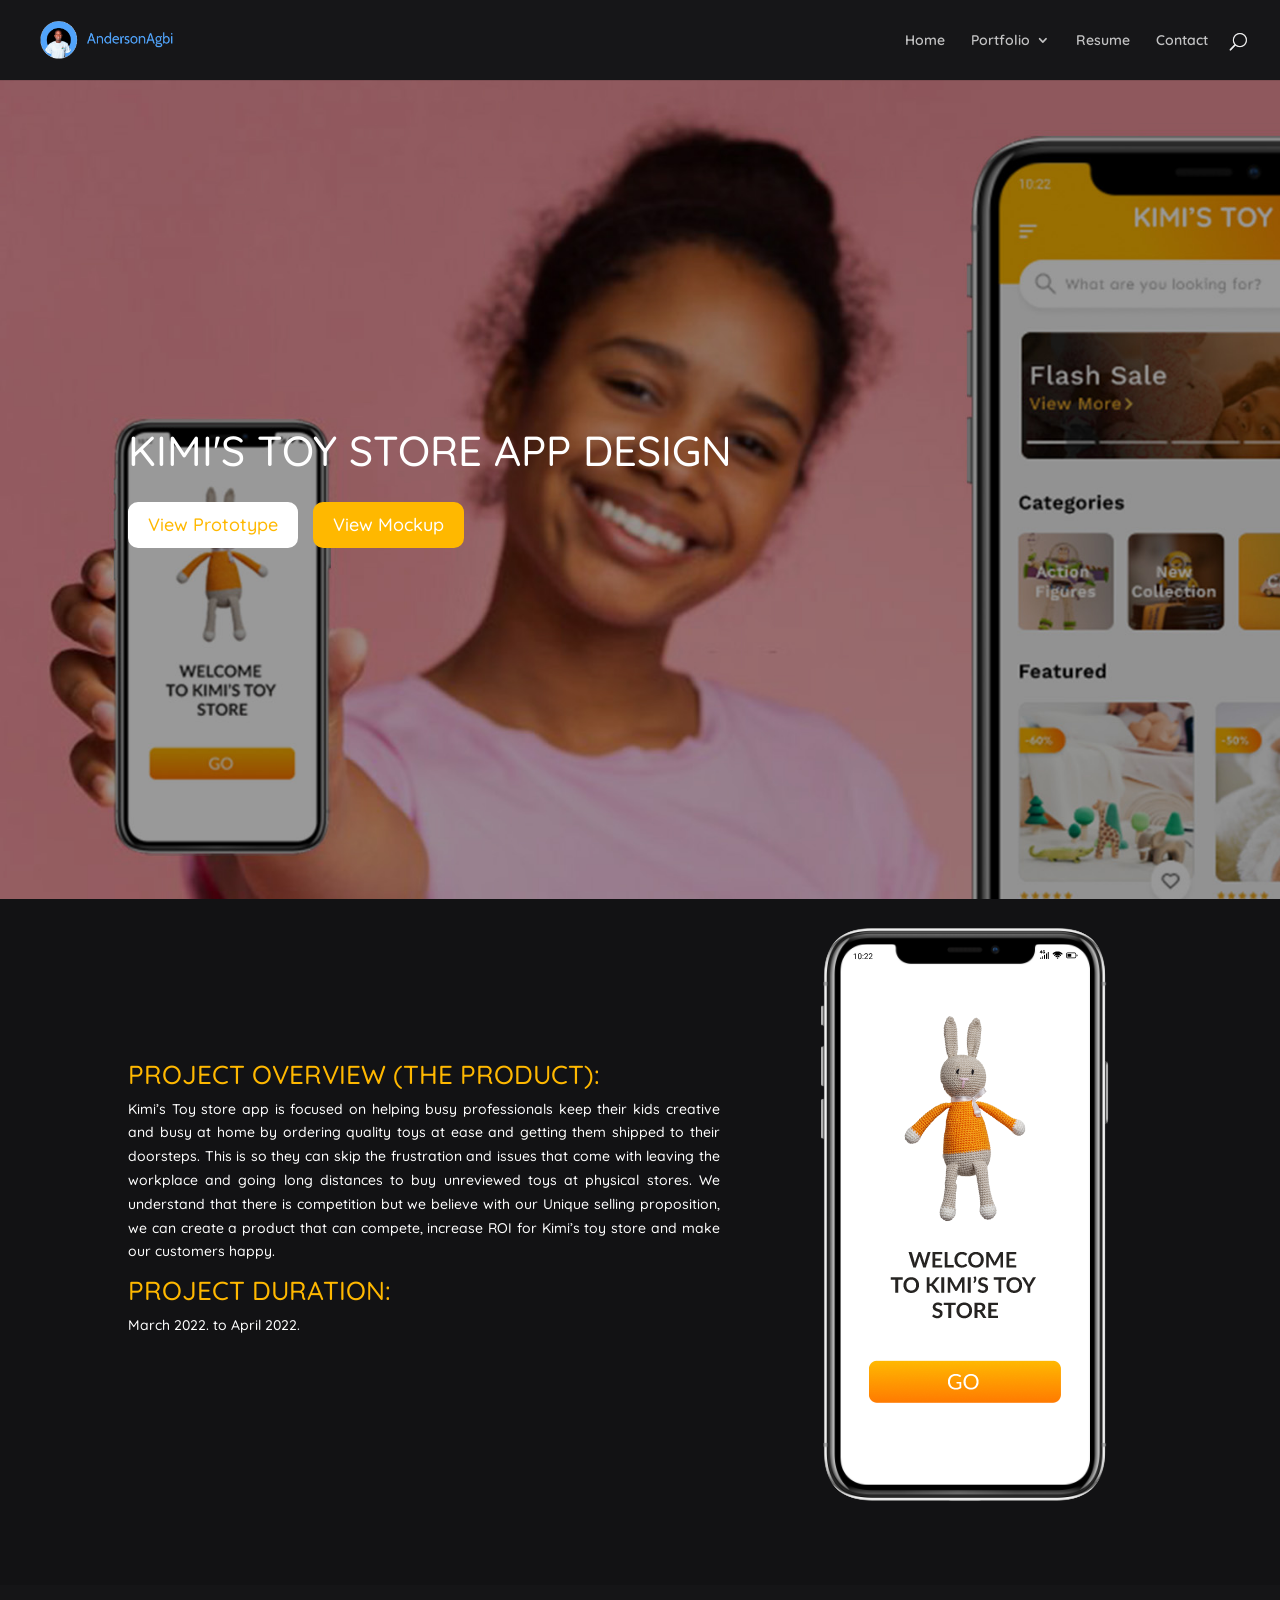
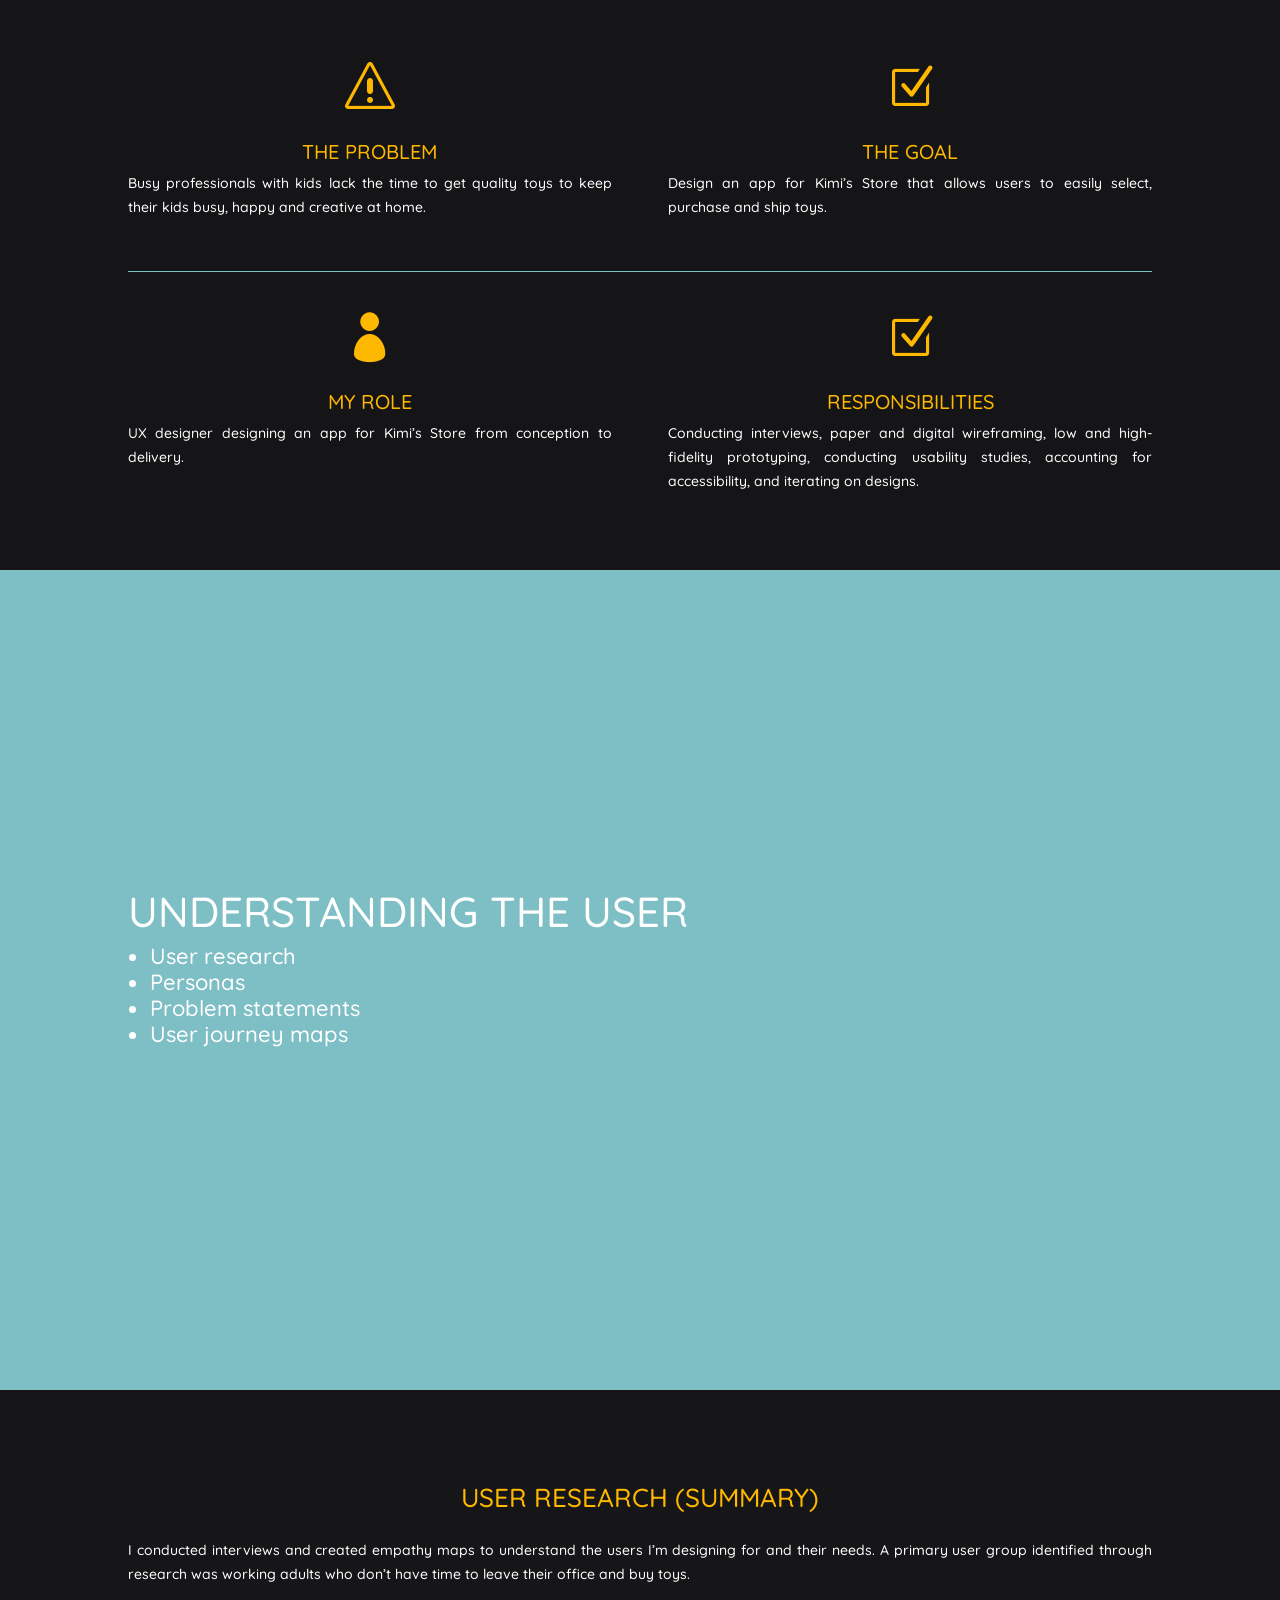
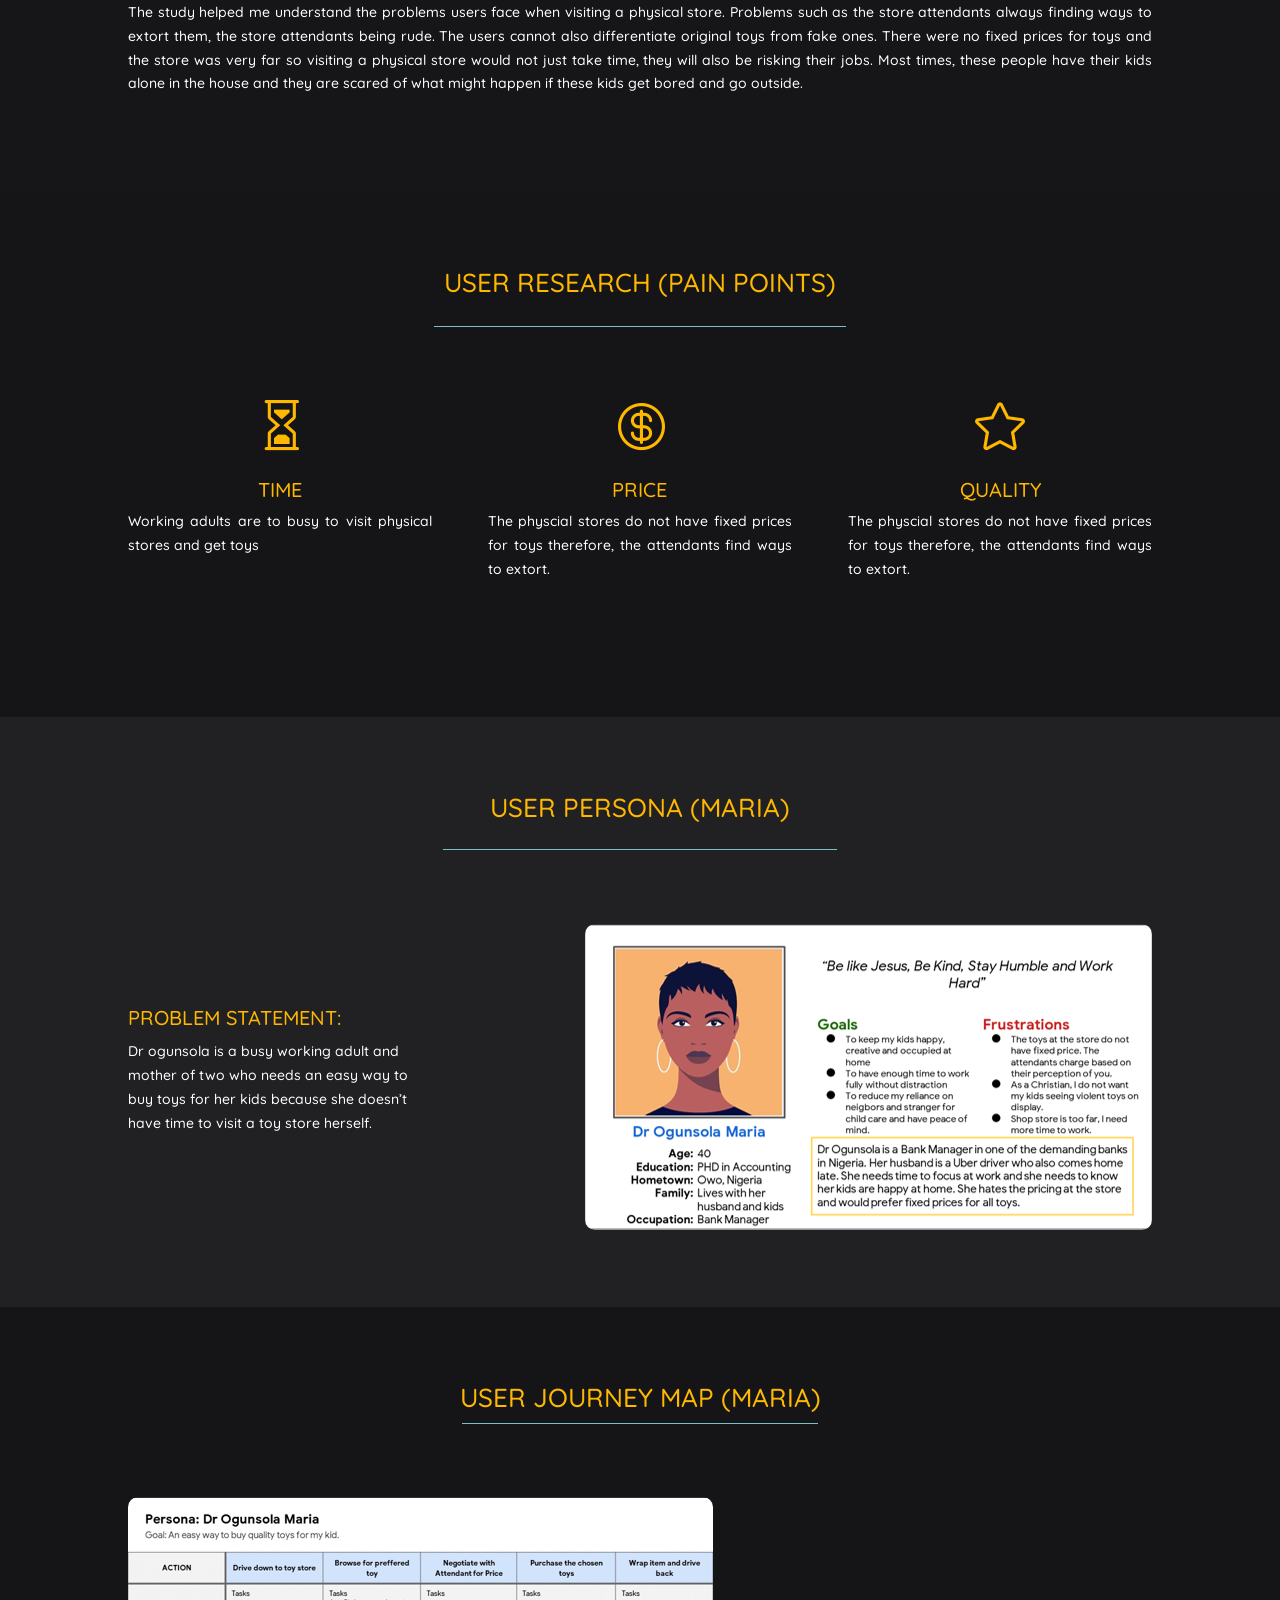
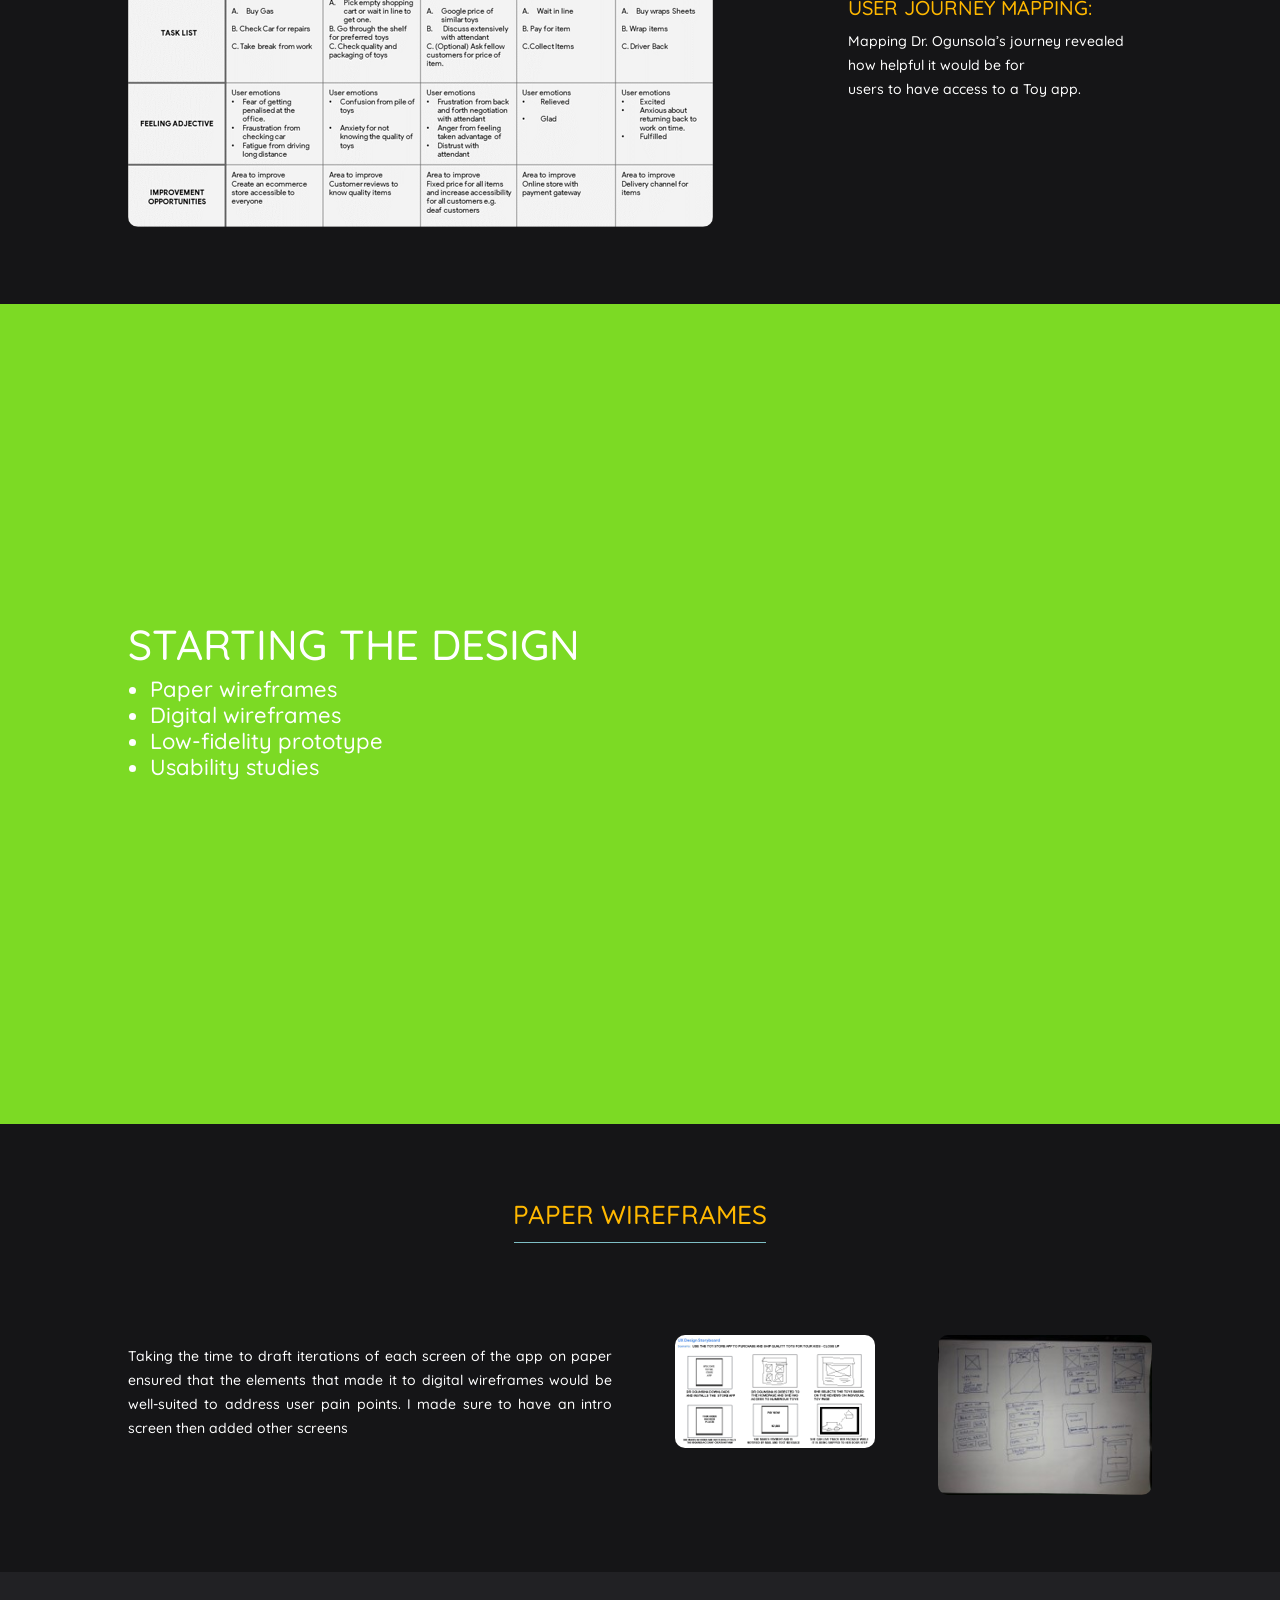
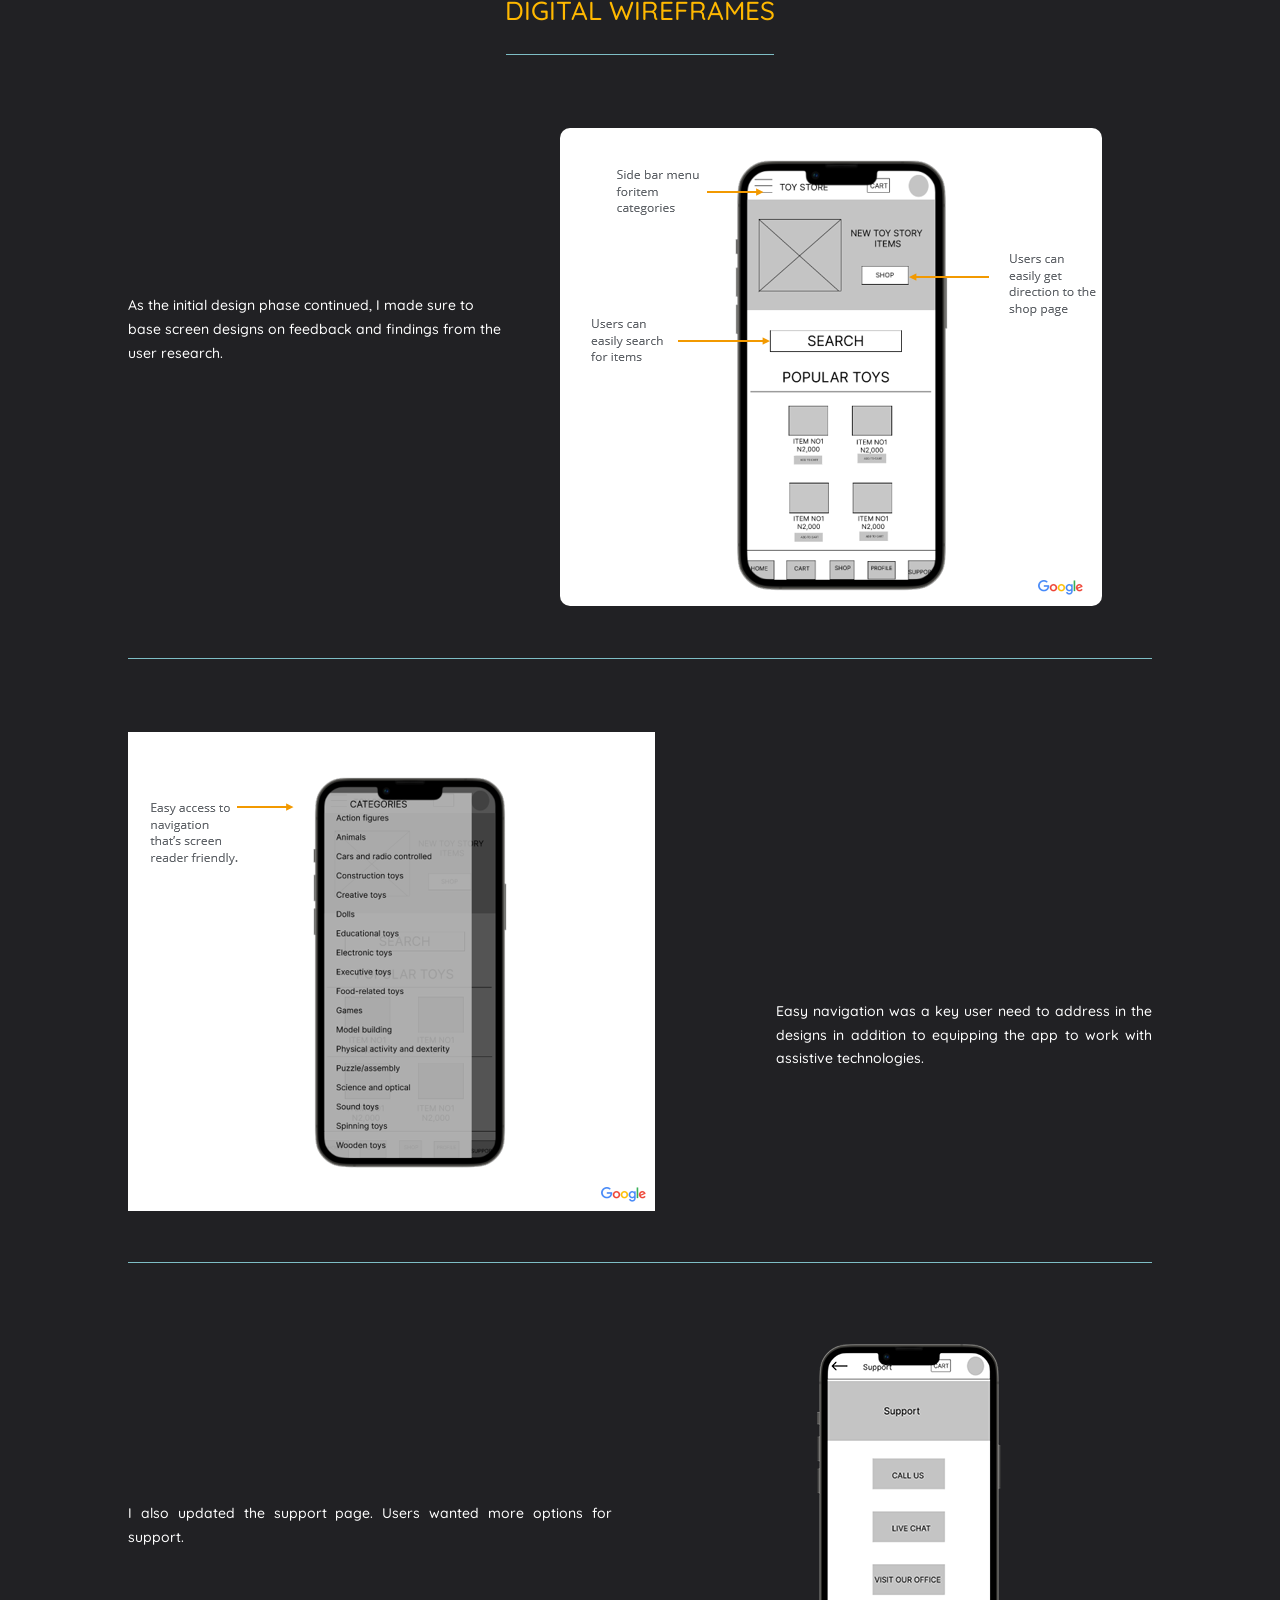
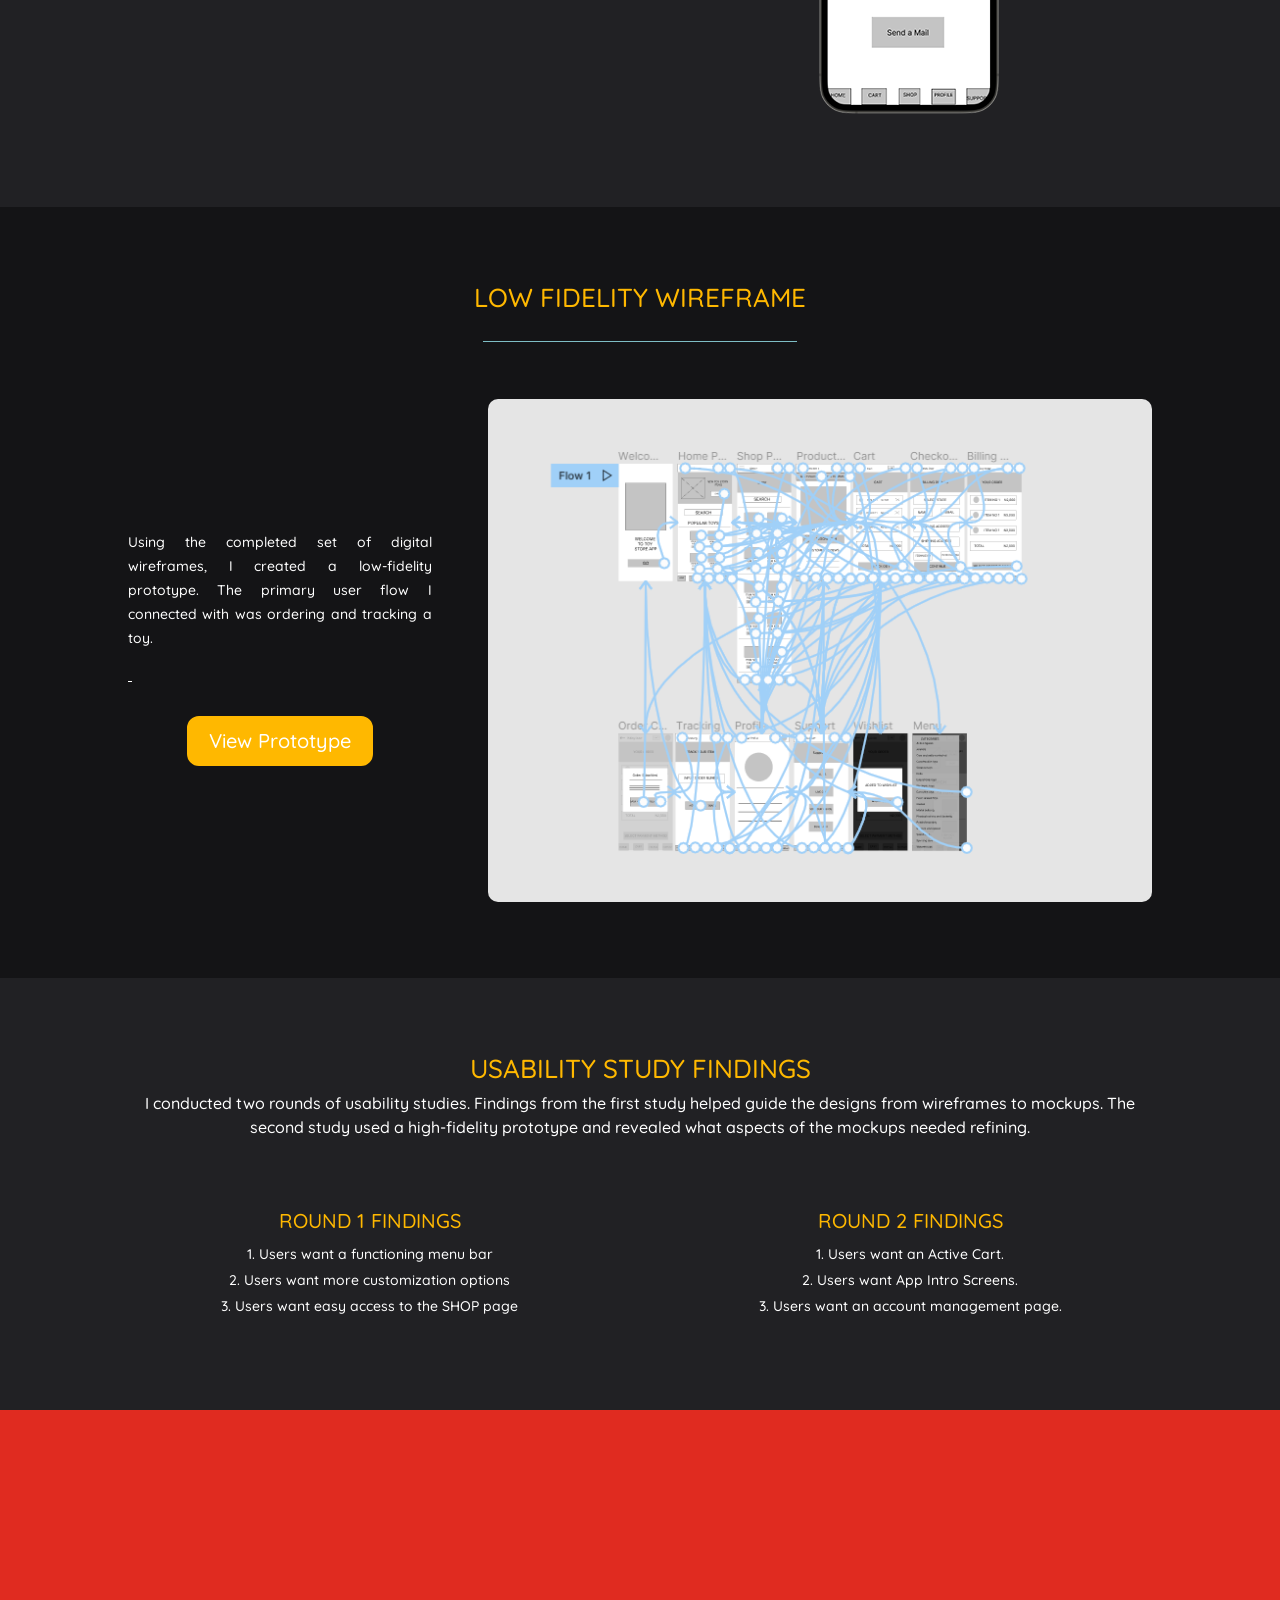
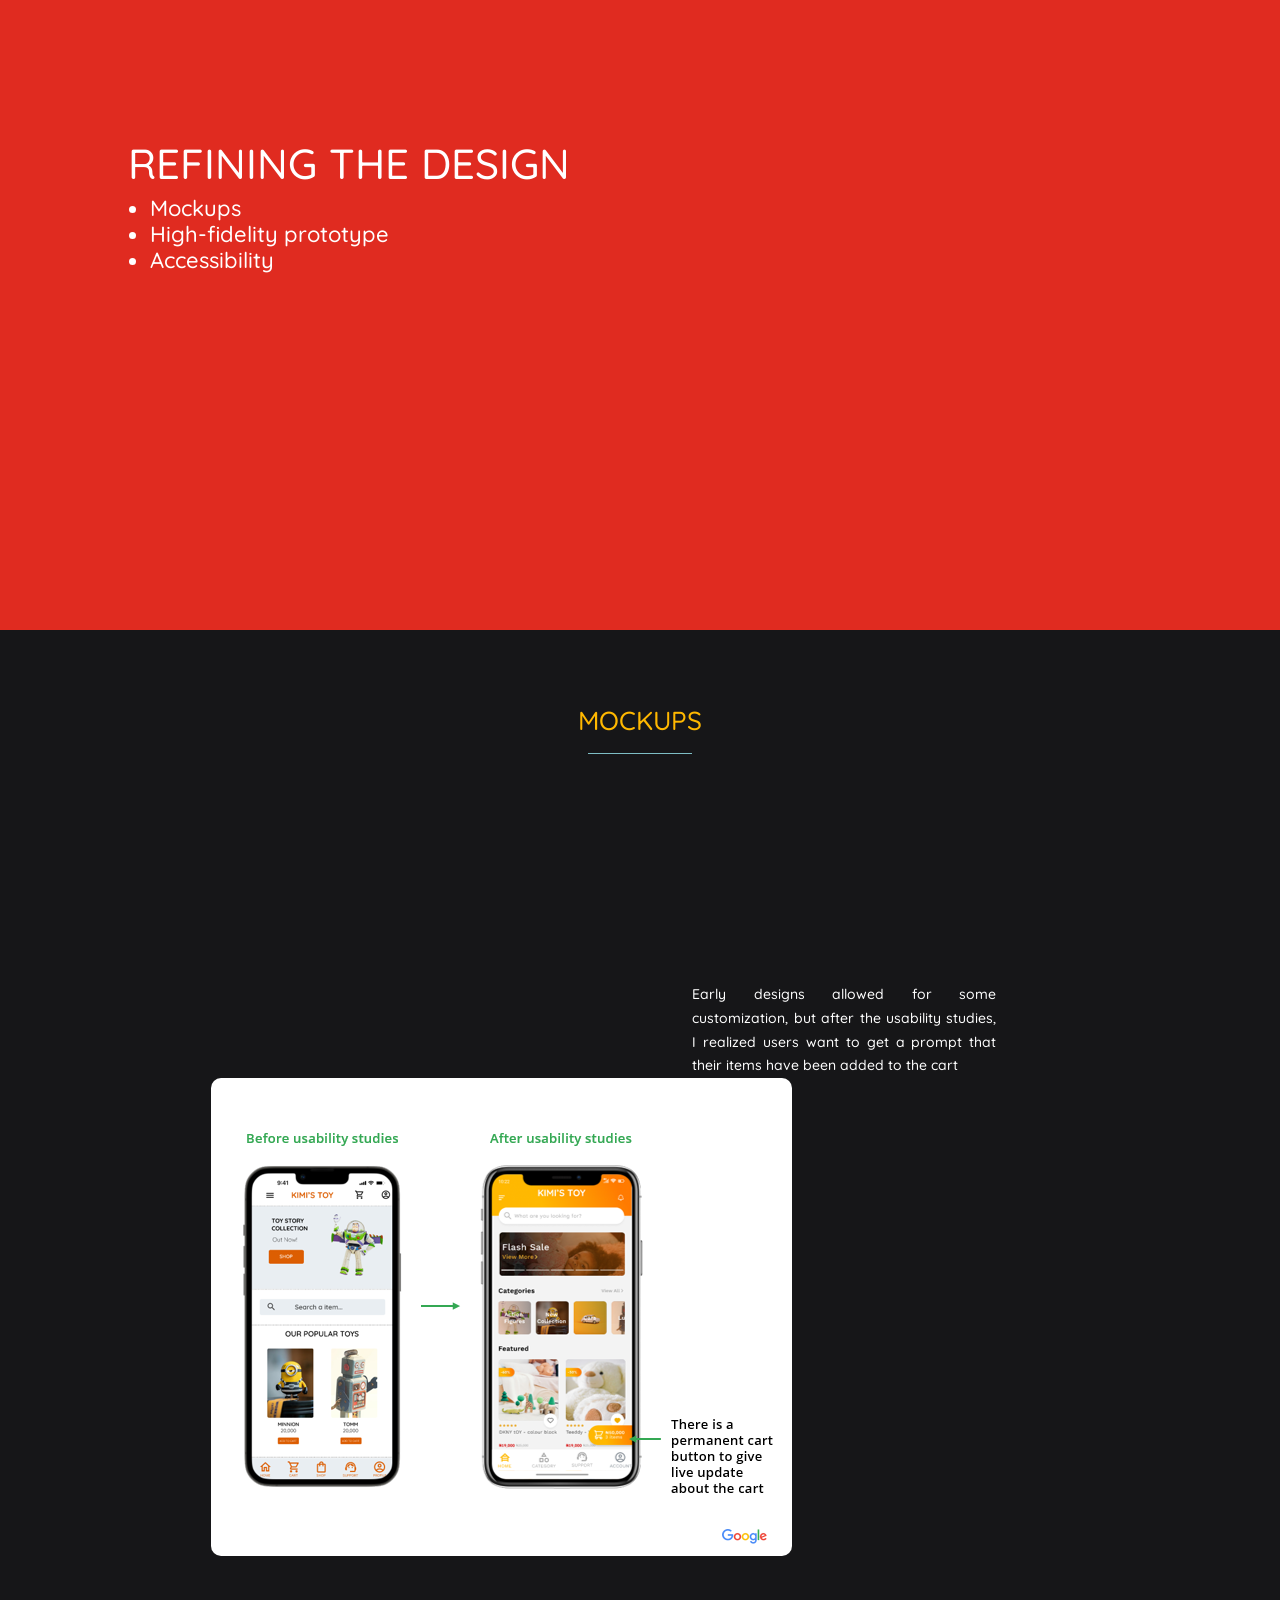
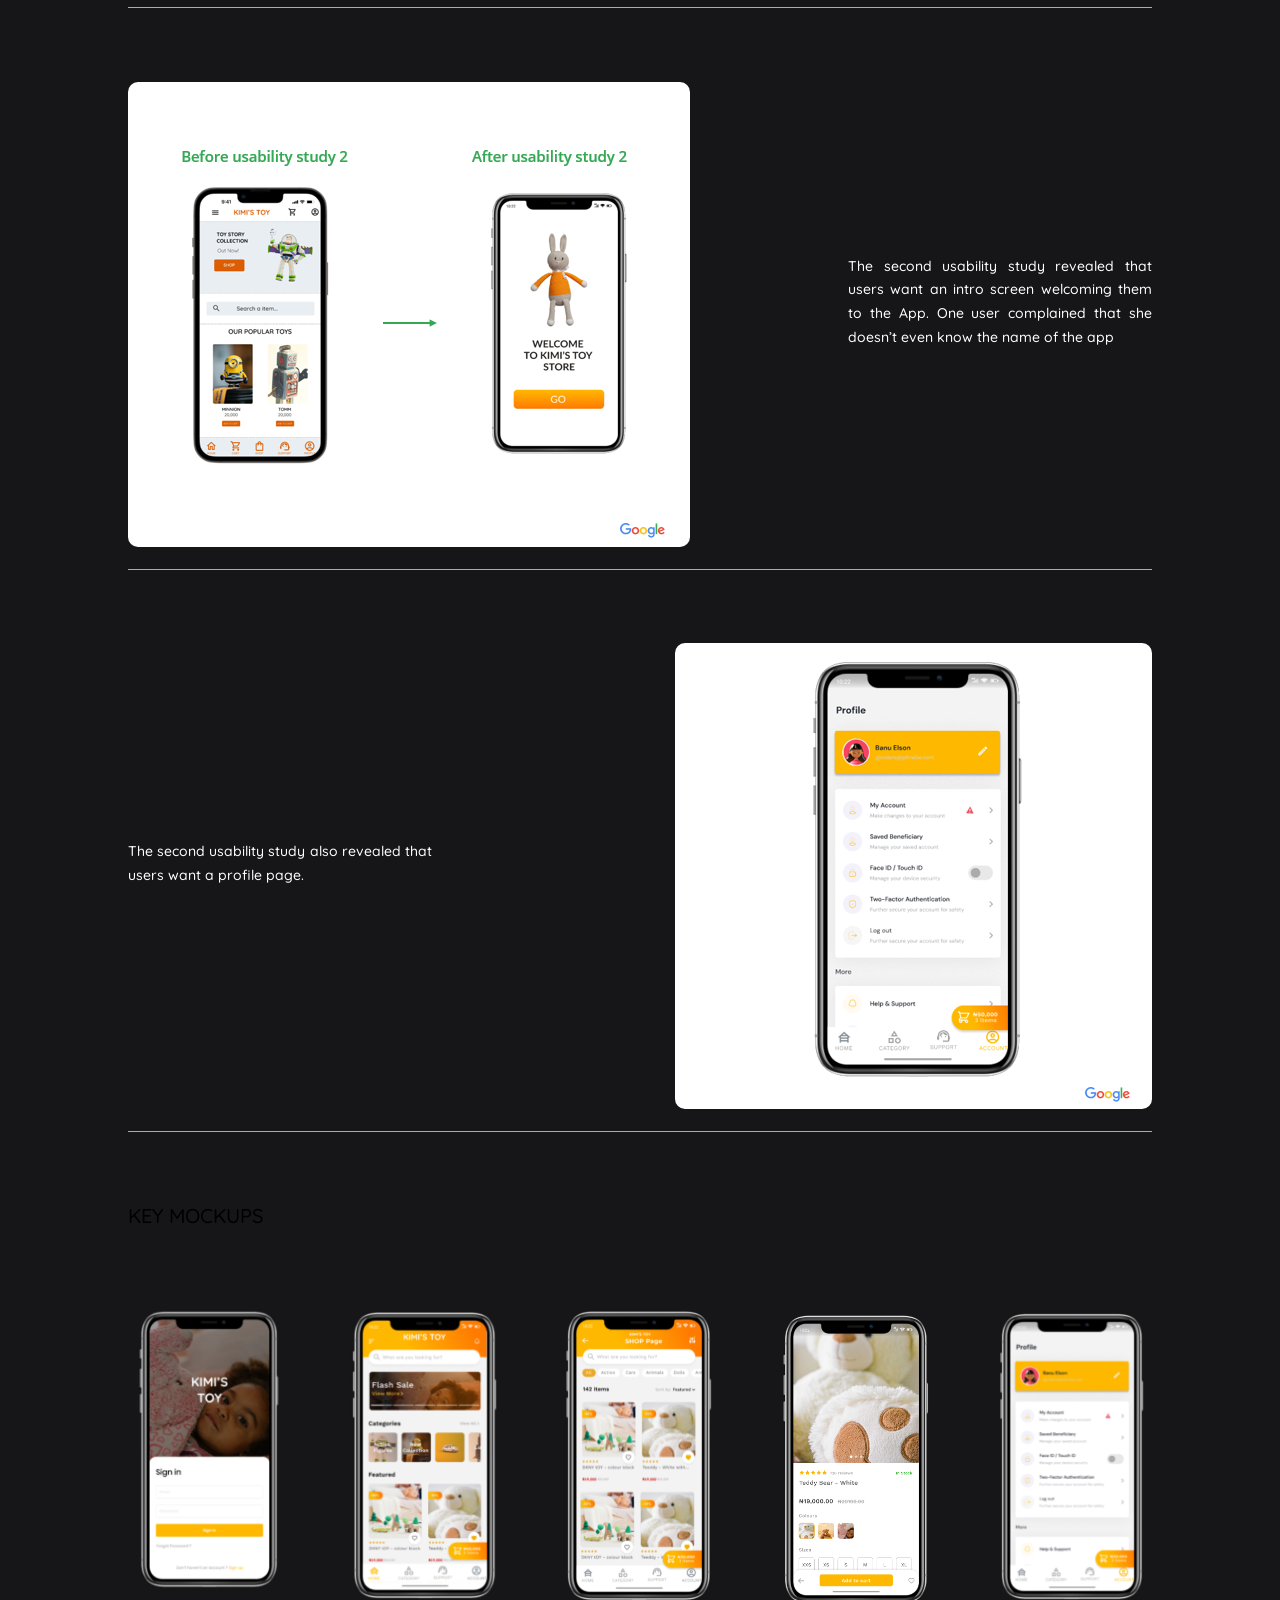
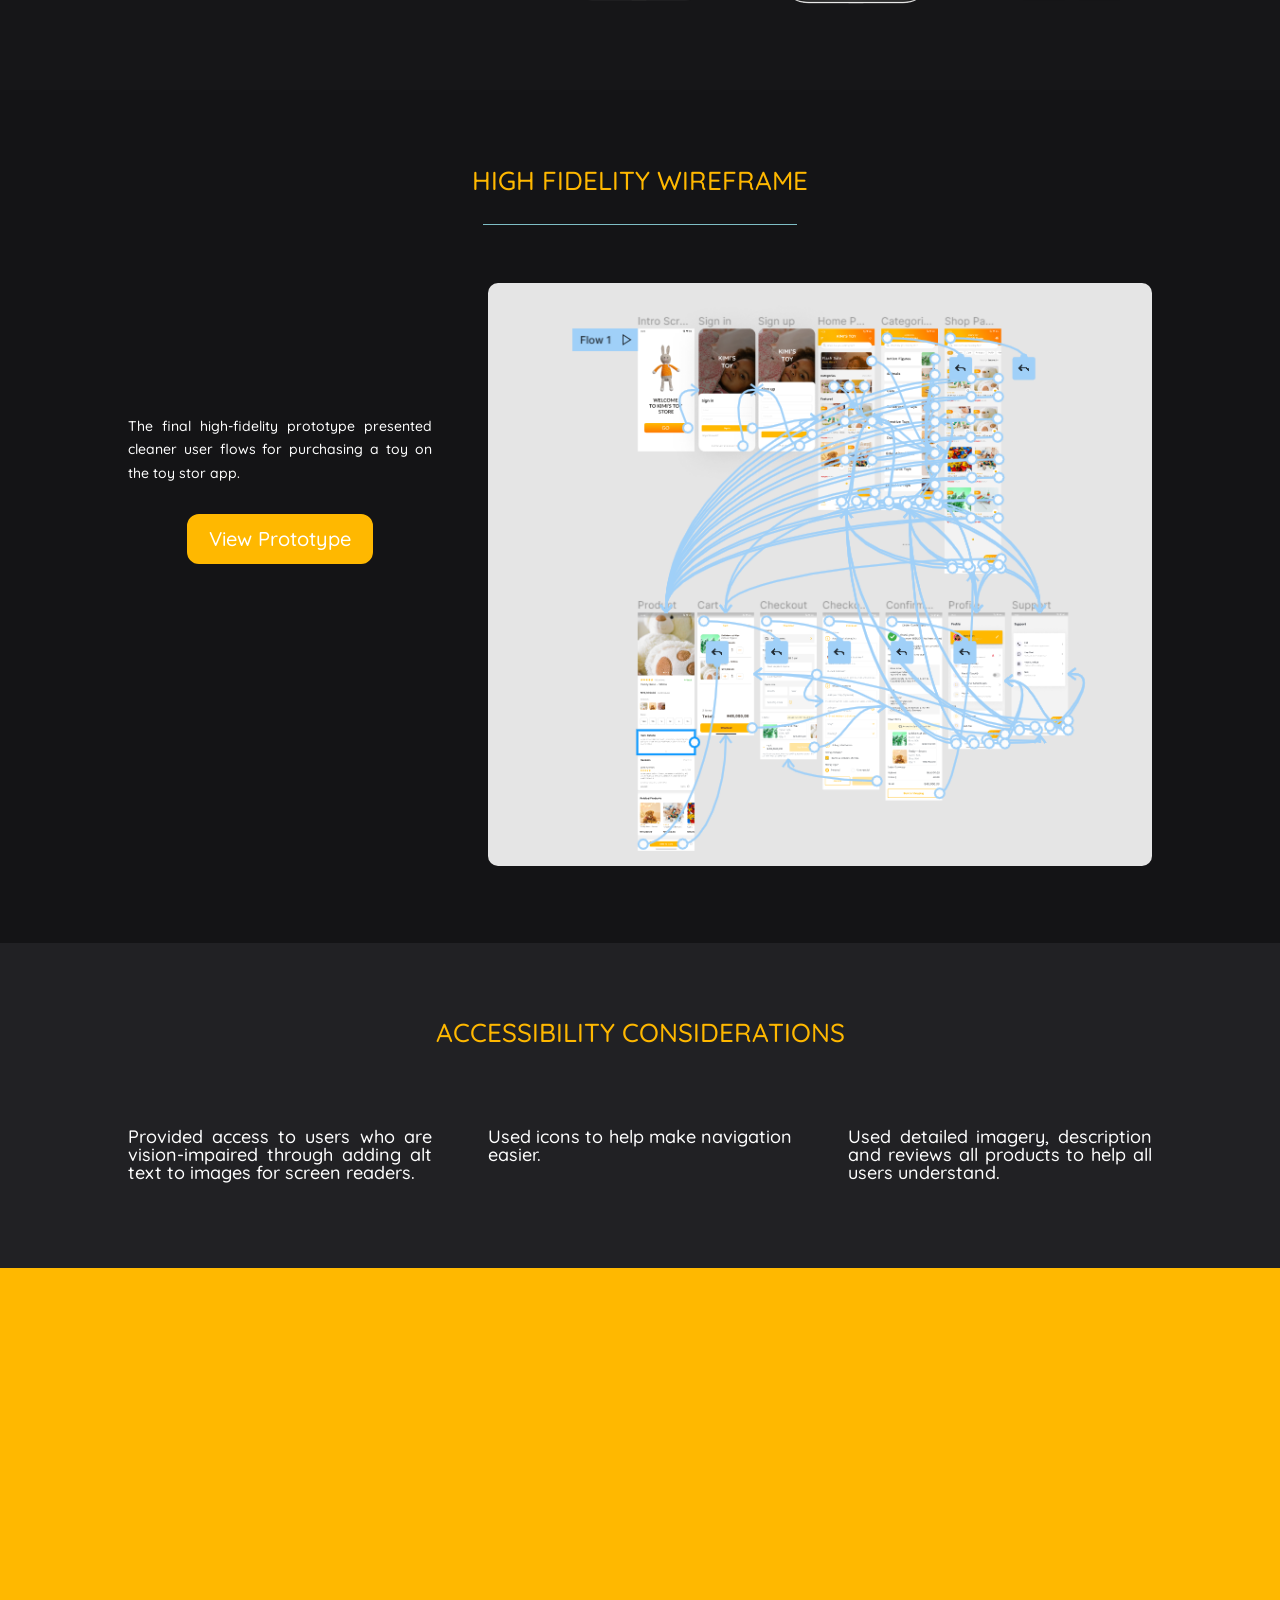
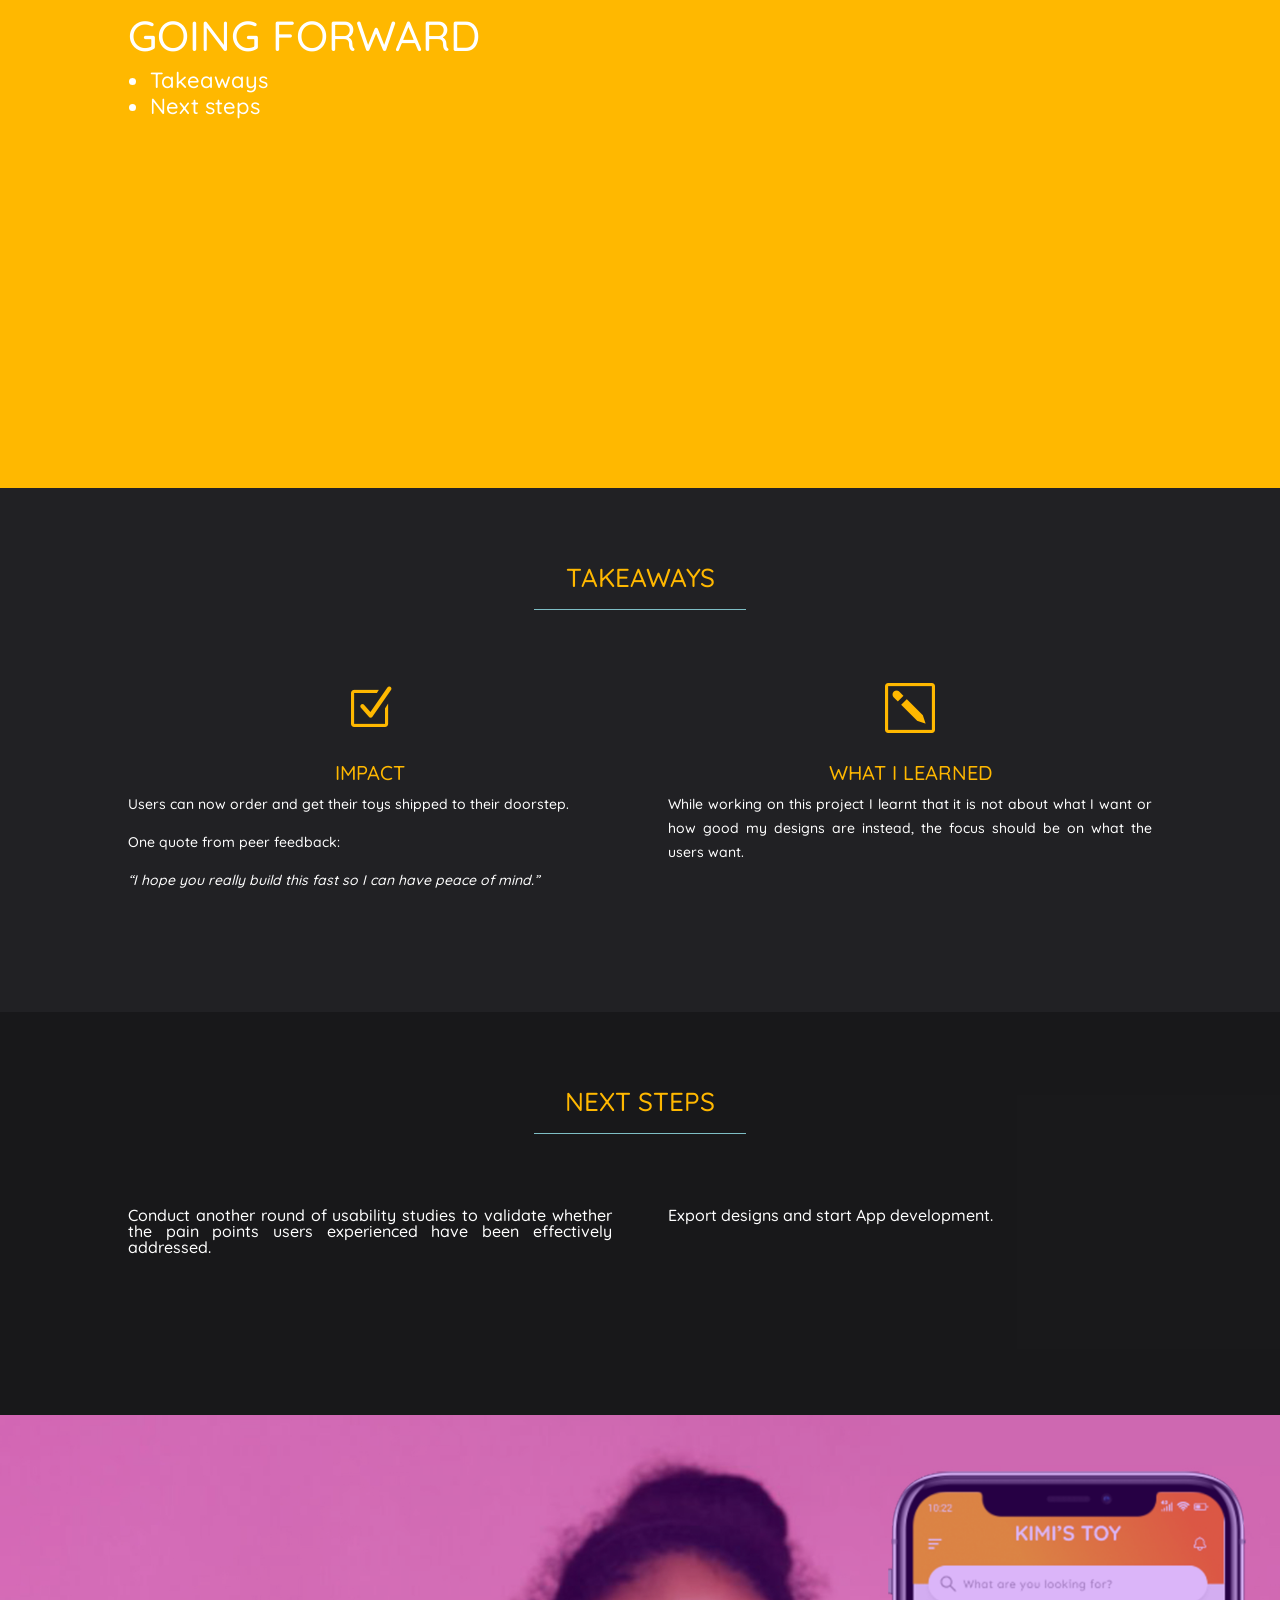
<file: Kimis-Toy/index.html>
<!DOCTYPE html>
<html lang="en-US">
<head>
	<meta charset="UTF-8" />
<meta http-equiv="X-UA-Compatible" content="IE=edge">
	<script type="text/javascript">
		document.documentElement.className = 'js';
	</script>

	<title>Kimi&#8217;s Toy | Anderson Agbi</title>
<style id="wp-img-auto-sizes-contain-inline-css">
img:is([sizes=auto i],[sizes^="auto," i]){contain-intrinsic-size:3000px 1500px}
/*# sourceURL=wp-img-auto-sizes-contain-inline-css */
</style>


<style id="global-styles-inline-css">
:root{--wp--preset--aspect-ratio--square: 1;--wp--preset--aspect-ratio--4-3: 4/3;--wp--preset--aspect-ratio--3-4: 3/4;--wp--preset--aspect-ratio--3-2: 3/2;--wp--preset--aspect-ratio--2-3: 2/3;--wp--preset--aspect-ratio--16-9: 16/9;--wp--preset--aspect-ratio--9-16: 9/16;--wp--preset--color--black: #000000;--wp--preset--color--cyan-bluish-gray: #abb8c3;--wp--preset--color--white: #ffffff;--wp--preset--color--pale-pink: #f78da7;--wp--preset--color--vivid-red: #cf2e2e;--wp--preset--color--luminous-vivid-orange: #ff6900;--wp--preset--color--luminous-vivid-amber: #fcb900;--wp--preset--color--light-green-cyan: #7bdcb5;--wp--preset--color--vivid-green-cyan: #00d084;--wp--preset--color--pale-cyan-blue: #8ed1fc;--wp--preset--color--vivid-cyan-blue: #0693e3;--wp--preset--color--vivid-purple: #9b51e0;--wp--preset--gradient--vivid-cyan-blue-to-vivid-purple: linear-gradient(135deg,rgb(6,147,227) 0%,rgb(155,81,224) 100%);--wp--preset--gradient--light-green-cyan-to-vivid-green-cyan: linear-gradient(135deg,rgb(122,220,180) 0%,rgb(0,208,130) 100%);--wp--preset--gradient--luminous-vivid-amber-to-luminous-vivid-orange: linear-gradient(135deg,rgb(252,185,0) 0%,rgb(255,105,0) 100%);--wp--preset--gradient--luminous-vivid-orange-to-vivid-red: linear-gradient(135deg,rgb(255,105,0) 0%,rgb(207,46,46) 100%);--wp--preset--gradient--very-light-gray-to-cyan-bluish-gray: linear-gradient(135deg,rgb(238,238,238) 0%,rgb(169,184,195) 100%);--wp--preset--gradient--cool-to-warm-spectrum: linear-gradient(135deg,rgb(74,234,220) 0%,rgb(151,120,209) 20%,rgb(207,42,186) 40%,rgb(238,44,130) 60%,rgb(251,105,98) 80%,rgb(254,248,76) 100%);--wp--preset--gradient--blush-light-purple: linear-gradient(135deg,rgb(255,206,236) 0%,rgb(152,150,240) 100%);--wp--preset--gradient--blush-bordeaux: linear-gradient(135deg,rgb(254,205,165) 0%,rgb(254,45,45) 50%,rgb(107,0,62) 100%);--wp--preset--gradient--luminous-dusk: linear-gradient(135deg,rgb(255,203,112) 0%,rgb(199,81,192) 50%,rgb(65,88,208) 100%);--wp--preset--gradient--pale-ocean: linear-gradient(135deg,rgb(255,245,203) 0%,rgb(182,227,212) 50%,rgb(51,167,181) 100%);--wp--preset--gradient--electric-grass: linear-gradient(135deg,rgb(202,248,128) 0%,rgb(113,206,126) 100%);--wp--preset--gradient--midnight: linear-gradient(135deg,rgb(2,3,129) 0%,rgb(40,116,252) 100%);--wp--preset--font-size--small: 13px;--wp--preset--font-size--medium: 20px;--wp--preset--font-size--large: 36px;--wp--preset--font-size--x-large: 42px;--wp--preset--spacing--20: 0.44rem;--wp--preset--spacing--30: 0.67rem;--wp--preset--spacing--40: 1rem;--wp--preset--spacing--50: 1.5rem;--wp--preset--spacing--60: 2.25rem;--wp--preset--spacing--70: 3.38rem;--wp--preset--spacing--80: 5.06rem;--wp--preset--shadow--natural: 6px 6px 9px rgba(0, 0, 0, 0.2);--wp--preset--shadow--deep: 12px 12px 50px rgba(0, 0, 0, 0.4);--wp--preset--shadow--sharp: 6px 6px 0px rgba(0, 0, 0, 0.2);--wp--preset--shadow--outlined: 6px 6px 0px -3px rgb(255, 255, 255), 6px 6px rgb(0, 0, 0);--wp--preset--shadow--crisp: 6px 6px 0px rgb(0, 0, 0);}.wp-block-button{--wp--preset--dimension--25: 25%;--wp--preset--dimension--50: 50%;--wp--preset--dimension--75: 75%;--wp--preset--dimension--100: 100%;}:root { --wp--style--global--content-size: 823px;--wp--style--global--wide-size: 1080px; }:where(body) { margin: 0; }.wp-site-blocks > .alignleft { float: left; margin-right: 2em; }.wp-site-blocks > .alignright { float: right; margin-left: 2em; }.wp-site-blocks > .aligncenter { justify-content: center; margin-left: auto; margin-right: auto; }:where(.is-layout-flex){gap: 0.5em;}:where(.is-layout-grid){gap: 0.5em;}.is-layout-flow > .alignleft{float: left;margin-inline-start: 0;margin-inline-end: 2em;}.is-layout-flow > .alignright{float: right;margin-inline-start: 2em;margin-inline-end: 0;}.is-layout-flow > .aligncenter{margin-left: auto !important;margin-right: auto !important;}.is-layout-constrained > .alignleft{float: left;margin-inline-start: 0;margin-inline-end: 2em;}.is-layout-constrained > .alignright{float: right;margin-inline-start: 2em;margin-inline-end: 0;}.is-layout-constrained > .aligncenter{margin-left: auto !important;margin-right: auto !important;}.is-layout-constrained > :where(:not(.alignleft):not(.alignright):not(.alignfull)){max-width: var(--wp--style--global--content-size);margin-left: auto !important;margin-right: auto !important;}.is-layout-constrained > .alignwide{max-width: var(--wp--style--global--wide-size);}body .is-layout-flex{display: flex;}.is-layout-flex{flex-wrap: wrap;align-items: center;}.is-layout-flex > :is(*, div){margin: 0;}body .is-layout-grid{display: grid;}.is-layout-grid > :is(*, div){margin: 0;}body{padding-top: 0px;padding-right: 0px;padding-bottom: 0px;padding-left: 0px;}:root :where(.wp-element-button, .wp-block-button__link){background-color: #32373c;border-width: 0;color: #fff;font-family: inherit;font-size: inherit;font-style: inherit;font-weight: inherit;letter-spacing: inherit;line-height: inherit;padding-top: calc(0.667em + 2px);padding-right: calc(1.333em + 2px);padding-bottom: calc(0.667em + 2px);padding-left: calc(1.333em + 2px);text-decoration: none;text-transform: inherit;}.has-black-color{color: var(--wp--preset--color--black) !important;}.has-cyan-bluish-gray-color{color: var(--wp--preset--color--cyan-bluish-gray) !important;}.has-white-color{color: var(--wp--preset--color--white) !important;}.has-pale-pink-color{color: var(--wp--preset--color--pale-pink) !important;}.has-vivid-red-color{color: var(--wp--preset--color--vivid-red) !important;}.has-luminous-vivid-orange-color{color: var(--wp--preset--color--luminous-vivid-orange) !important;}.has-luminous-vivid-amber-color{color: var(--wp--preset--color--luminous-vivid-amber) !important;}.has-light-green-cyan-color{color: var(--wp--preset--color--light-green-cyan) !important;}.has-vivid-green-cyan-color{color: var(--wp--preset--color--vivid-green-cyan) !important;}.has-pale-cyan-blue-color{color: var(--wp--preset--color--pale-cyan-blue) !important;}.has-vivid-cyan-blue-color{color: var(--wp--preset--color--vivid-cyan-blue) !important;}.has-vivid-purple-color{color: var(--wp--preset--color--vivid-purple) !important;}.has-black-background-color{background-color: var(--wp--preset--color--black) !important;}.has-cyan-bluish-gray-background-color{background-color: var(--wp--preset--color--cyan-bluish-gray) !important;}.has-white-background-color{background-color: var(--wp--preset--color--white) !important;}.has-pale-pink-background-color{background-color: var(--wp--preset--color--pale-pink) !important;}.has-vivid-red-background-color{background-color: var(--wp--preset--color--vivid-red) !important;}.has-luminous-vivid-orange-background-color{background-color: var(--wp--preset--color--luminous-vivid-orange) !important;}.has-luminous-vivid-amber-background-color{background-color: var(--wp--preset--color--luminous-vivid-amber) !important;}.has-light-green-cyan-background-color{background-color: var(--wp--preset--color--light-green-cyan) !important;}.has-vivid-green-cyan-background-color{background-color: var(--wp--preset--color--vivid-green-cyan) !important;}.has-pale-cyan-blue-background-color{background-color: var(--wp--preset--color--pale-cyan-blue) !important;}.has-vivid-cyan-blue-background-color{background-color: var(--wp--preset--color--vivid-cyan-blue) !important;}.has-vivid-purple-background-color{background-color: var(--wp--preset--color--vivid-purple) !important;}.has-black-border-color{border-color: var(--wp--preset--color--black) !important;}.has-cyan-bluish-gray-border-color{border-color: var(--wp--preset--color--cyan-bluish-gray) !important;}.has-white-border-color{border-color: var(--wp--preset--color--white) !important;}.has-pale-pink-border-color{border-color: var(--wp--preset--color--pale-pink) !important;}.has-vivid-red-border-color{border-color: var(--wp--preset--color--vivid-red) !important;}.has-luminous-vivid-orange-border-color{border-color: var(--wp--preset--color--luminous-vivid-orange) !important;}.has-luminous-vivid-amber-border-color{border-color: var(--wp--preset--color--luminous-vivid-amber) !important;}.has-light-green-cyan-border-color{border-color: var(--wp--preset--color--light-green-cyan) !important;}.has-vivid-green-cyan-border-color{border-color: var(--wp--preset--color--vivid-green-cyan) !important;}.has-pale-cyan-blue-border-color{border-color: var(--wp--preset--color--pale-cyan-blue) !important;}.has-vivid-cyan-blue-border-color{border-color: var(--wp--preset--color--vivid-cyan-blue) !important;}.has-vivid-purple-border-color{border-color: var(--wp--preset--color--vivid-purple) !important;}.has-vivid-cyan-blue-to-vivid-purple-gradient-background{background: var(--wp--preset--gradient--vivid-cyan-blue-to-vivid-purple) !important;}.has-light-green-cyan-to-vivid-green-cyan-gradient-background{background: var(--wp--preset--gradient--light-green-cyan-to-vivid-green-cyan) !important;}.has-luminous-vivid-amber-to-luminous-vivid-orange-gradient-background{background: var(--wp--preset--gradient--luminous-vivid-amber-to-luminous-vivid-orange) !important;}.has-luminous-vivid-orange-to-vivid-red-gradient-background{background: var(--wp--preset--gradient--luminous-vivid-orange-to-vivid-red) !important;}.has-very-light-gray-to-cyan-bluish-gray-gradient-background{background: var(--wp--preset--gradient--very-light-gray-to-cyan-bluish-gray) !important;}.has-cool-to-warm-spectrum-gradient-background{background: var(--wp--preset--gradient--cool-to-warm-spectrum) !important;}.has-blush-light-purple-gradient-background{background: var(--wp--preset--gradient--blush-light-purple) !important;}.has-blush-bordeaux-gradient-background{background: var(--wp--preset--gradient--blush-bordeaux) !important;}.has-luminous-dusk-gradient-background{background: var(--wp--preset--gradient--luminous-dusk) !important;}.has-pale-ocean-gradient-background{background: var(--wp--preset--gradient--pale-ocean) !important;}.has-electric-grass-gradient-background{background: var(--wp--preset--gradient--electric-grass) !important;}.has-midnight-gradient-background{background: var(--wp--preset--gradient--midnight) !important;}.has-small-font-size{font-size: var(--wp--preset--font-size--small) !important;}.has-medium-font-size{font-size: var(--wp--preset--font-size--medium) !important;}.has-large-font-size{font-size: var(--wp--preset--font-size--large) !important;}.has-x-large-font-size{font-size: var(--wp--preset--font-size--x-large) !important;}
/*# sourceURL=global-styles-inline-css */
</style>

<style id="divi-style-inline-inline-css">
/*!
Theme Name: Divi
Theme URI: http://www.elegantthemes.com/gallery/divi/
Version: 4.23.1
Description: Smart. Flexible. Beautiful. Divi is the most powerful theme in our collection.
Author: Elegant Themes
Author URI: http://www.elegantthemes.com
License: GNU General Public License v2
License URI: http://www.gnu.org/licenses/gpl-2.0.html
*/

a,abbr,acronym,address,applet,b,big,blockquote,body,center,cite,code,dd,del,dfn,div,dl,dt,em,fieldset,font,form,h1,h2,h3,h4,h5,h6,html,i,iframe,img,ins,kbd,label,legend,li,object,ol,p,pre,q,s,samp,small,span,strike,strong,sub,sup,tt,u,ul,var{margin:0;padding:0;border:0;outline:0;font-size:100%;-ms-text-size-adjust:100%;-webkit-text-size-adjust:100%;vertical-align:baseline;background:transparent}body{line-height:1}ol,ul{list-style:none}blockquote,q{quotes:none}blockquote:after,blockquote:before,q:after,q:before{content:"";content:none}blockquote{margin:20px 0 30px;border-left:5px solid;padding-left:20px}:focus{outline:0}del{text-decoration:line-through}pre{overflow:auto;padding:10px}figure{margin:0}table{border-collapse:collapse;border-spacing:0}article,aside,footer,header,hgroup,nav,section{display:block}body{font-family:Open Sans,Arial,sans-serif;font-size:14px;color:#666;background-color:#fff;line-height:1.7em;font-weight:500;-webkit-font-smoothing:antialiased;-moz-osx-font-smoothing:grayscale}body.page-template-page-template-blank-php #page-container{padding-top:0!important}body.et_cover_background{background-size:cover!important;background-position:top!important;background-repeat:no-repeat!important;background-attachment:fixed}a{color:#2ea3f2}a,a:hover{text-decoration:none}p{padding-bottom:1em}p:not(.has-background):last-of-type{padding-bottom:0}p.et_normal_padding{padding-bottom:1em}strong{font-weight:700}cite,em,i{font-style:italic}code,pre{font-family:Courier New,monospace;margin-bottom:10px}ins{text-decoration:none}sub,sup{height:0;line-height:1;position:relative;vertical-align:baseline}sup{bottom:.8em}sub{top:.3em}dl{margin:0 0 1.5em}dl dt{font-weight:700}dd{margin-left:1.5em}blockquote p{padding-bottom:0}embed,iframe,object,video{max-width:100%}h1,h2,h3,h4,h5,h6{color:#333;padding-bottom:10px;line-height:1em;font-weight:500}h1 a,h2 a,h3 a,h4 a,h5 a,h6 a{color:inherit}h1{font-size:30px}h2{font-size:26px}h3{font-size:22px}h4{font-size:18px}h5{font-size:16px}h6{font-size:14px}input{-webkit-appearance:none}input[type=checkbox]{-webkit-appearance:checkbox}input[type=radio]{-webkit-appearance:radio}input.text,input.title,input[type=email],input[type=password],input[type=tel],input[type=text],select,textarea{background-color:#fff;border:1px solid #bbb;padding:2px;color:#4e4e4e}input.text:focus,input.title:focus,input[type=text]:focus,select:focus,textarea:focus{border-color:#2d3940;color:#3e3e3e}input.text,input.title,input[type=text],select,textarea{margin:0}textarea{padding:4px}button,input,select,textarea{font-family:inherit}img{max-width:100%;height:auto}.clear{clear:both}br.clear{margin:0;padding:0}.pagination{clear:both}#et_search_icon:hover,.et-social-icon a:hover,.et_password_protected_form .et_submit_button,.form-submit .et_pb_buttontton.alt.disabled,.nav-single a,.posted_in a{color:#2ea3f2}.et-search-form,blockquote{border-color:#2ea3f2}#main-content{background-color:#fff}.container{width:80%;max-width:1080px;margin:auto;position:relative}body:not(.et-tb) #main-content .container,body:not(.et-tb-has-header) #main-content .container{padding-top:58px}.et_full_width_page #main-content .container:before{display:none}.main_title{margin-bottom:20px}.et_password_protected_form .et_submit_button:hover,.form-submit .et_pb_button:hover{background:rgba(0,0,0,.05)}.et_button_icon_visible .et_pb_button{padding-right:2em;padding-left:.7em}.et_button_icon_visible .et_pb_button:after{opacity:1;margin-left:0}.et_button_left .et_pb_button:hover:after{left:.15em}.et_button_left .et_pb_button:after{margin-left:0;left:1em}.et_button_icon_visible.et_button_left .et_pb_button,.et_button_left .et_pb_button:hover,.et_button_left .et_pb_module .et_pb_button:hover{padding-left:2em;padding-right:.7em}.et_button_icon_visible.et_button_left .et_pb_button:after,.et_button_left .et_pb_button:hover:after{left:.15em}.et_password_protected_form .et_submit_button:hover,.form-submit .et_pb_button:hover{padding:.3em 1em}.et_button_no_icon .et_pb_button:after{display:none}.et_button_no_icon.et_button_icon_visible.et_button_left .et_pb_button,.et_button_no_icon.et_button_left .et_pb_button:hover,.et_button_no_icon .et_pb_button,.et_button_no_icon .et_pb_button:hover{padding:.3em 1em!important}.et_button_custom_icon .et_pb_button:after{line-height:1.7em}.et_button_custom_icon.et_button_icon_visible .et_pb_button:after,.et_button_custom_icon .et_pb_button:hover:after{margin-left:.3em}#left-area .post_format-post-format-gallery .wp-block-gallery:first-of-type{padding:0;margin-bottom:-16px}.entry-content table:not(.variations){border:1px solid #eee;margin:0 0 15px;text-align:left;width:100%}.entry-content thead th,.entry-content tr th{color:#555;font-weight:700;padding:9px 24px}.entry-content tr td{border-top:1px solid #eee;padding:6px 24px}#left-area ul,.entry-content ul,.et-l--body ul,.et-l--footer ul,.et-l--header ul{list-style-type:disc;padding:0 0 23px 1em;line-height:26px}#left-area ol,.entry-content ol,.et-l--body ol,.et-l--footer ol,.et-l--header ol{list-style-type:decimal;list-style-position:inside;padding:0 0 23px;line-height:26px}#left-area ul li ul,.entry-content ul li ol{padding:2px 0 2px 20px}#left-area ol li ul,.entry-content ol li ol,.et-l--body ol li ol,.et-l--footer ol li ol,.et-l--header ol li ol{padding:2px 0 2px 35px}#left-area ul.wp-block-gallery{display:-webkit-box;display:-ms-flexbox;display:flex;-ms-flex-wrap:wrap;flex-wrap:wrap;list-style-type:none;padding:0}#left-area ul.products{padding:0!important;line-height:1.7!important;list-style:none!important}.gallery-item a{display:block}.gallery-caption,.gallery-item a{width:90%}#wpadminbar{z-index:100001}#left-area .post-meta{font-size:14px;padding-bottom:15px}#left-area .post-meta a{text-decoration:none;color:#666}#left-area .et_featured_image{padding-bottom:7px}.single .post{padding-bottom:25px}body.single .et_audio_content{margin-bottom:-6px}.nav-single a{text-decoration:none;color:#2ea3f2;font-size:14px;font-weight:400}.nav-previous{float:left}.nav-next{float:right}.et_password_protected_form p input{background-color:#eee;border:none!important;width:100%!important;border-radius:0!important;font-size:14px;color:#999!important;padding:16px!important;-webkit-box-sizing:border-box;box-sizing:border-box}.et_password_protected_form label{display:none}.et_password_protected_form .et_submit_button{font-family:inherit;display:block;float:right;margin:8px auto 0;cursor:pointer}.post-password-required p.nocomments.container{max-width:100%}.post-password-required p.nocomments.container:before{display:none}.aligncenter,div.post .new-post .aligncenter{display:block;margin-left:auto;margin-right:auto}.wp-caption{border:1px solid #ddd;text-align:center;background-color:#f3f3f3;margin-bottom:10px;max-width:96%;padding:8px}.wp-caption.alignleft{margin:0 30px 20px 0}.wp-caption.alignright{margin:0 0 20px 30px}.wp-caption img{margin:0;padding:0;border:0}.wp-caption p.wp-caption-text{font-size:12px;padding:0 4px 5px;margin:0}.alignright{float:right}.alignleft{float:left}img.alignleft{display:inline;float:left;margin-right:15px}img.alignright{display:inline;float:right;margin-left:15px}.page.et_pb_pagebuilder_layout #main-content{background-color:transparent}body #main-content .et_builder_inner_content>h1,body #main-content .et_builder_inner_content>h2,body #main-content .et_builder_inner_content>h3,body #main-content .et_builder_inner_content>h4,body #main-content .et_builder_inner_content>h5,body #main-content .et_builder_inner_content>h6{line-height:1.4em}body #main-content .et_builder_inner_content>p{line-height:1.7em}.wp-block-pullquote{margin:20px 0 30px}.wp-block-pullquote.has-background blockquote{border-left:none}.wp-block-group.has-background{padding:1.5em 1.5em .5em}@media (min-width:981px){#left-area{width:79.125%;padding-bottom:23px}#main-content .container:before{content:"";position:absolute;top:0;height:100%;width:1px;background-color:#e2e2e2}.et_full_width_page #left-area,.et_no_sidebar #left-area{float:none;width:100%!important}.et_full_width_page #left-area{padding-bottom:0}.et_no_sidebar #main-content .container:before{display:none}}@media (max-width:980px){#page-container{padding-top:80px}.et-tb #page-container,.et-tb-has-header #page-container{padding-top:0!important}#left-area,#sidebar{width:100%!important}#main-content .container:before{display:none!important}.et_full_width_page .et_gallery_item:nth-child(4n+1){clear:none}}@media print{#page-container{padding-top:0!important}}#wp-admin-bar-et-use-visual-builder a:before{font-family:ETmodules!important;content:"\e625";font-size:30px!important;width:28px;margin-top:-3px;color:#974df3!important}#wp-admin-bar-et-use-visual-builder:hover a:before{color:#fff!important}#wp-admin-bar-et-use-visual-builder:hover a,#wp-admin-bar-et-use-visual-builder a:hover{transition:background-color .5s ease;-webkit-transition:background-color .5s ease;-moz-transition:background-color .5s ease;background-color:#7e3bd0!important;color:#fff!important}* html .clearfix,:first-child+html .clearfix{zoom:1}.iphone .et_pb_section_video_bg video::-webkit-media-controls-start-playback-button{display:none!important;-webkit-appearance:none}.et_mobile_device .et_pb_section_parallax .et_pb_parallax_css{background-attachment:scroll}.et-social-facebook a.icon:before{content:"\e093"}.et-social-twitter a.icon:before{content:"\e094"}.et-social-google-plus a.icon:before{content:"\e096"}.et-social-instagram a.icon:before{content:"\e09a"}.et-social-rss a.icon:before{content:"\e09e"}.ai1ec-single-event:after{content:" ";display:table;clear:both}.evcal_event_details .evcal_evdata_cell .eventon_details_shading_bot.eventon_details_shading_bot{z-index:3}.wp-block-divi-layout{margin-bottom:1em}*{-webkit-box-sizing:border-box;box-sizing:border-box}#et-info-email:before,#et-info-phone:before,#et_search_icon:before,.comment-reply-link:after,.et-cart-info span:before,.et-pb-arrow-next:before,.et-pb-arrow-prev:before,.et-social-icon a:before,.et_audio_container .mejs-playpause-button button:before,.et_audio_container .mejs-volume-button button:before,.et_overlay:before,.et_password_protected_form .et_submit_button:after,.et_pb_button:after,.et_pb_contact_reset:after,.et_pb_contact_submit:after,.et_pb_font_icon:before,.et_pb_newsletter_button:after,.et_pb_pricing_table_button:after,.et_pb_promo_button:after,.et_pb_testimonial:before,.et_pb_toggle_title:before,.form-submit .et_pb_button:after,.mobile_menu_bar:before,a.et_pb_more_button:after{font-family:ETmodules!important;speak:none;font-style:normal;font-weight:400;-webkit-font-feature-settings:normal;font-feature-settings:normal;font-variant:normal;text-transform:none;line-height:1;-webkit-font-smoothing:antialiased;-moz-osx-font-smoothing:grayscale;text-shadow:0 0;direction:ltr}.et-pb-icon,.et_pb_custom_button_icon.et_pb_button:after,.et_pb_login .et_pb_custom_button_icon.et_pb_button:after,.et_pb_woo_custom_button_icon .button.et_pb_custom_button_icon.et_pb_button:after,.et_pb_woo_custom_button_icon .button.et_pb_custom_button_icon.et_pb_button:hover:after{content:attr(data-icon)}.et-pb-icon{font-family:ETmodules;speak:none;font-weight:400;-webkit-font-feature-settings:normal;font-feature-settings:normal;font-variant:normal;text-transform:none;line-height:1;-webkit-font-smoothing:antialiased;font-size:96px;font-style:normal;display:inline-block;-webkit-box-sizing:border-box;box-sizing:border-box;direction:ltr}#et-ajax-saving{display:none;-webkit-transition:background .3s,-webkit-box-shadow .3s;transition:background .3s,-webkit-box-shadow .3s;transition:background .3s,box-shadow .3s;transition:background .3s,box-shadow .3s,-webkit-box-shadow .3s;-webkit-box-shadow:rgba(0,139,219,.247059) 0 0 60px;box-shadow:0 0 60px rgba(0,139,219,.247059);position:fixed;top:50%;left:50%;width:50px;height:50px;background:#fff;border-radius:50px;margin:-25px 0 0 -25px;z-index:999999;text-align:center}#et-ajax-saving img{margin:9px}.et-safe-mode-indicator,.et-safe-mode-indicator:focus,.et-safe-mode-indicator:hover{-webkit-box-shadow:0 5px 10px rgba(41,196,169,.15);box-shadow:0 5px 10px rgba(41,196,169,.15);background:#29c4a9;color:#fff;font-size:14px;font-weight:600;padding:12px;line-height:16px;border-radius:3px;position:fixed;bottom:30px;right:30px;z-index:999999;text-decoration:none;font-family:Open Sans,sans-serif;-webkit-font-smoothing:antialiased;-moz-osx-font-smoothing:grayscale}.et_pb_button{font-size:20px;font-weight:500;padding:.3em 1em;line-height:1.7em!important;background-color:transparent;background-size:cover;background-position:50%;background-repeat:no-repeat;border:2px solid;border-radius:3px;-webkit-transition-duration:.2s;transition-duration:.2s;-webkit-transition-property:all!important;transition-property:all!important}.et_pb_button,.et_pb_button_inner{position:relative}.et_pb_button:hover,.et_pb_module .et_pb_button:hover{border:2px solid transparent;padding:.3em 2em .3em .7em}.et_pb_button:hover{background-color:hsla(0,0%,100%,.2)}.et_pb_bg_layout_light.et_pb_button:hover,.et_pb_bg_layout_light .et_pb_button:hover{background-color:rgba(0,0,0,.05)}.et_pb_button:after,.et_pb_button:before{font-size:32px;line-height:1em;content:"\35";opacity:0;position:absolute;margin-left:-1em;-webkit-transition:all .2s;transition:all .2s;text-transform:none;-webkit-font-feature-settings:"kern" off;font-feature-settings:"kern" off;font-variant:none;font-style:normal;font-weight:400;text-shadow:none}.et_pb_button.et_hover_enabled:hover:after,.et_pb_button.et_pb_hovered:hover:after{-webkit-transition:none!important;transition:none!important}.et_pb_button:before{display:none}.et_pb_button:hover:after{opacity:1;margin-left:0}.et_pb_column_1_3 h1,.et_pb_column_1_4 h1,.et_pb_column_1_5 h1,.et_pb_column_1_6 h1,.et_pb_column_2_5 h1{font-size:26px}.et_pb_column_1_3 h2,.et_pb_column_1_4 h2,.et_pb_column_1_5 h2,.et_pb_column_1_6 h2,.et_pb_column_2_5 h2{font-size:23px}.et_pb_column_1_3 h3,.et_pb_column_1_4 h3,.et_pb_column_1_5 h3,.et_pb_column_1_6 h3,.et_pb_column_2_5 h3{font-size:20px}.et_pb_column_1_3 h4,.et_pb_column_1_4 h4,.et_pb_column_1_5 h4,.et_pb_column_1_6 h4,.et_pb_column_2_5 h4{font-size:18px}.et_pb_column_1_3 h5,.et_pb_column_1_4 h5,.et_pb_column_1_5 h5,.et_pb_column_1_6 h5,.et_pb_column_2_5 h5{font-size:16px}.et_pb_column_1_3 h6,.et_pb_column_1_4 h6,.et_pb_column_1_5 h6,.et_pb_column_1_6 h6,.et_pb_column_2_5 h6{font-size:15px}.et_pb_bg_layout_dark,.et_pb_bg_layout_dark h1,.et_pb_bg_layout_dark h2,.et_pb_bg_layout_dark h3,.et_pb_bg_layout_dark h4,.et_pb_bg_layout_dark h5,.et_pb_bg_layout_dark h6{color:#fff!important}.et_pb_module.et_pb_text_align_left{text-align:left}.et_pb_module.et_pb_text_align_center{text-align:center}.et_pb_module.et_pb_text_align_right{text-align:right}.et_pb_module.et_pb_text_align_justified{text-align:justify}.clearfix:after{visibility:hidden;display:block;font-size:0;content:" ";clear:both;height:0}.et_pb_bg_layout_light .et_pb_more_button{color:#2ea3f2}.et_builder_inner_content{position:relative;z-index:1}header .et_builder_inner_content{z-index:2}.et_pb_css_mix_blend_mode_passthrough{mix-blend-mode:unset!important}.et_pb_image_container{margin:-20px -20px 29px}.et_pb_module_inner{position:relative}.et_hover_enabled_preview{z-index:2}.et_hover_enabled:hover{position:relative;z-index:2}.et_pb_all_tabs,.et_pb_module,.et_pb_posts_nav a,.et_pb_tab,.et_pb_with_background{position:relative;background-size:cover;background-position:50%;background-repeat:no-repeat}.et_pb_background_mask,.et_pb_background_pattern{bottom:0;left:0;position:absolute;right:0;top:0}.et_pb_background_mask{background-size:calc(100% + 2px) calc(100% + 2px);background-repeat:no-repeat;background-position:50%;overflow:hidden}.et_pb_background_pattern{background-position:0 0;background-repeat:repeat}.et_pb_with_border{position:relative;border:0 solid #333}.post-password-required .et_pb_row{padding:0;width:100%}.post-password-required .et_password_protected_form{min-height:0}body.et_pb_pagebuilder_layout.et_pb_show_title .post-password-required .et_password_protected_form h1,body:not(.et_pb_pagebuilder_layout) .post-password-required .et_password_protected_form h1{display:none}.et_pb_no_bg{padding:0!important}.et_overlay.et_pb_inline_icon:before,.et_pb_inline_icon:before{content:attr(data-icon)}.et_pb_more_button{color:inherit;text-shadow:none;text-decoration:none;display:inline-block;margin-top:20px}.et_parallax_bg_wrap{overflow:hidden;position:absolute;top:0;right:0;bottom:0;left:0}.et_parallax_bg{background-repeat:no-repeat;background-position:top;background-size:cover;position:absolute;bottom:0;left:0;width:100%;height:100%;display:block}.et_parallax_bg.et_parallax_bg__hover,.et_parallax_bg.et_parallax_bg_phone,.et_parallax_bg.et_parallax_bg_tablet,.et_parallax_gradient.et_parallax_gradient__hover,.et_parallax_gradient.et_parallax_gradient_phone,.et_parallax_gradient.et_parallax_gradient_tablet,.et_pb_section_parallax_hover:hover .et_parallax_bg:not(.et_parallax_bg__hover),.et_pb_section_parallax_hover:hover .et_parallax_gradient:not(.et_parallax_gradient__hover){display:none}.et_pb_section_parallax_hover:hover .et_parallax_bg.et_parallax_bg__hover,.et_pb_section_parallax_hover:hover .et_parallax_gradient.et_parallax_gradient__hover{display:block}.et_parallax_gradient{bottom:0;display:block;left:0;position:absolute;right:0;top:0}.et_pb_module.et_pb_section_parallax,.et_pb_posts_nav a.et_pb_section_parallax,.et_pb_tab.et_pb_section_parallax{position:relative}.et_pb_section_parallax .et_pb_parallax_css,.et_pb_slides .et_parallax_bg.et_pb_parallax_css{background-attachment:fixed}body.et-bfb .et_pb_section_parallax .et_pb_parallax_css,body.et-bfb .et_pb_slides .et_parallax_bg.et_pb_parallax_css{background-attachment:scroll;bottom:auto}.et_pb_section_parallax.et_pb_column .et_pb_module,.et_pb_section_parallax.et_pb_row .et_pb_column,.et_pb_section_parallax.et_pb_row .et_pb_module{z-index:9;position:relative}.et_pb_more_button:hover:after{opacity:1;margin-left:0}.et_pb_preload .et_pb_section_video_bg,.et_pb_preload>div{visibility:hidden}.et_pb_preload,.et_pb_section.et_pb_section_video.et_pb_preload{position:relative;background:#464646!important}.et_pb_preload:before{content:"";position:absolute;top:50%;left:50%;background:url(assets/images/preloader.gif) no-repeat;border-radius:32px;width:32px;height:32px;margin:-16px 0 0 -16px}.box-shadow-overlay{position:absolute;top:0;left:0;width:100%;height:100%;z-index:10;pointer-events:none}.et_pb_section>.box-shadow-overlay~.et_pb_row{z-index:11}body.safari .section_has_divider{will-change:transform}.et_pb_row>.box-shadow-overlay{z-index:8}.has-box-shadow-overlay{position:relative}.et_clickable{cursor:pointer}.screen-reader-text{border:0;clip:rect(1px,1px,1px,1px);-webkit-clip-path:inset(50%);clip-path:inset(50%);height:1px;margin:-1px;overflow:hidden;padding:0;position:absolute!important;width:1px;word-wrap:normal!important}.et_multi_view_hidden,.et_multi_view_hidden_image{display:none!important}@keyframes multi-view-image-fade{0%{opacity:0}10%{opacity:.1}20%{opacity:.2}30%{opacity:.3}40%{opacity:.4}50%{opacity:.5}60%{opacity:.6}70%{opacity:.7}80%{opacity:.8}90%{opacity:.9}to{opacity:1}}.et_multi_view_image__loading{visibility:hidden}.et_multi_view_image__loaded{-webkit-animation:multi-view-image-fade .5s;animation:multi-view-image-fade .5s}#et-pb-motion-effects-offset-tracker{visibility:hidden!important;opacity:0;position:absolute;top:0;left:0}.et-pb-before-scroll-animation{opacity:0}header.et-l.et-l--header:after{clear:both;display:block;content:""}.et_pb_module{-webkit-animation-timing-function:linear;animation-timing-function:linear;-webkit-animation-duration:.2s;animation-duration:.2s}@-webkit-keyframes fadeBottom{0%{opacity:0;-webkit-transform:translateY(10%);transform:translateY(10%)}to{opacity:1;-webkit-transform:translateY(0);transform:translateY(0)}}@keyframes fadeBottom{0%{opacity:0;-webkit-transform:translateY(10%);transform:translateY(10%)}to{opacity:1;-webkit-transform:translateY(0);transform:translateY(0)}}@-webkit-keyframes fadeLeft{0%{opacity:0;-webkit-transform:translateX(-10%);transform:translateX(-10%)}to{opacity:1;-webkit-transform:translateX(0);transform:translateX(0)}}@keyframes fadeLeft{0%{opacity:0;-webkit-transform:translateX(-10%);transform:translateX(-10%)}to{opacity:1;-webkit-transform:translateX(0);transform:translateX(0)}}@-webkit-keyframes fadeRight{0%{opacity:0;-webkit-transform:translateX(10%);transform:translateX(10%)}to{opacity:1;-webkit-transform:translateX(0);transform:translateX(0)}}@keyframes fadeRight{0%{opacity:0;-webkit-transform:translateX(10%);transform:translateX(10%)}to{opacity:1;-webkit-transform:translateX(0);transform:translateX(0)}}@-webkit-keyframes fadeTop{0%{opacity:0;-webkit-transform:translateY(-10%);transform:translateY(-10%)}to{opacity:1;-webkit-transform:translateX(0);transform:translateX(0)}}@keyframes fadeTop{0%{opacity:0;-webkit-transform:translateY(-10%);transform:translateY(-10%)}to{opacity:1;-webkit-transform:translateX(0);transform:translateX(0)}}@-webkit-keyframes fadeIn{0%{opacity:0}to{opacity:1}}@keyframes fadeIn{0%{opacity:0}to{opacity:1}}.et-waypoint:not(.et_pb_counters){opacity:0}@media (min-width:981px){.et_pb_section.et_section_specialty div.et_pb_row .et_pb_column .et_pb_column .et_pb_module.et-last-child,.et_pb_section.et_section_specialty div.et_pb_row .et_pb_column .et_pb_column .et_pb_module:last-child,.et_pb_section.et_section_specialty div.et_pb_row .et_pb_column .et_pb_row_inner .et_pb_column .et_pb_module.et-last-child,.et_pb_section.et_section_specialty div.et_pb_row .et_pb_column .et_pb_row_inner .et_pb_column .et_pb_module:last-child,.et_pb_section div.et_pb_row .et_pb_column .et_pb_module.et-last-child,.et_pb_section div.et_pb_row .et_pb_column .et_pb_module:last-child{margin-bottom:0}}@media (max-width:980px){.et_overlay.et_pb_inline_icon_tablet:before,.et_pb_inline_icon_tablet:before{content:attr(data-icon-tablet)}.et_parallax_bg.et_parallax_bg_tablet_exist,.et_parallax_gradient.et_parallax_gradient_tablet_exist{display:none}.et_parallax_bg.et_parallax_bg_tablet,.et_parallax_gradient.et_parallax_gradient_tablet{display:block}.et_pb_column .et_pb_module{margin-bottom:30px}.et_pb_row .et_pb_column .et_pb_module.et-last-child,.et_pb_row .et_pb_column .et_pb_module:last-child,.et_section_specialty .et_pb_row .et_pb_column .et_pb_module.et-last-child,.et_section_specialty .et_pb_row .et_pb_column .et_pb_module:last-child{margin-bottom:0}.et_pb_more_button{display:inline-block!important}.et_pb_bg_layout_light_tablet.et_pb_button,.et_pb_bg_layout_light_tablet.et_pb_module.et_pb_button,.et_pb_bg_layout_light_tablet .et_pb_more_button{color:#2ea3f2}.et_pb_bg_layout_light_tablet .et_pb_forgot_password a{color:#666}.et_pb_bg_layout_light_tablet h1,.et_pb_bg_layout_light_tablet h2,.et_pb_bg_layout_light_tablet h3,.et_pb_bg_layout_light_tablet h4,.et_pb_bg_layout_light_tablet h5,.et_pb_bg_layout_light_tablet h6{color:#333!important}.et_pb_module .et_pb_bg_layout_light_tablet.et_pb_button{color:#2ea3f2!important}.et_pb_bg_layout_light_tablet{color:#666!important}.et_pb_bg_layout_dark_tablet,.et_pb_bg_layout_dark_tablet h1,.et_pb_bg_layout_dark_tablet h2,.et_pb_bg_layout_dark_tablet h3,.et_pb_bg_layout_dark_tablet h4,.et_pb_bg_layout_dark_tablet h5,.et_pb_bg_layout_dark_tablet h6{color:#fff!important}.et_pb_bg_layout_dark_tablet.et_pb_button,.et_pb_bg_layout_dark_tablet.et_pb_module.et_pb_button,.et_pb_bg_layout_dark_tablet .et_pb_more_button{color:inherit}.et_pb_bg_layout_dark_tablet .et_pb_forgot_password a{color:#fff}.et_pb_module.et_pb_text_align_left-tablet{text-align:left}.et_pb_module.et_pb_text_align_center-tablet{text-align:center}.et_pb_module.et_pb_text_align_right-tablet{text-align:right}.et_pb_module.et_pb_text_align_justified-tablet{text-align:justify}}@media (max-width:767px){.et_pb_more_button{display:inline-block!important}.et_overlay.et_pb_inline_icon_phone:before,.et_pb_inline_icon_phone:before{content:attr(data-icon-phone)}.et_parallax_bg.et_parallax_bg_phone_exist,.et_parallax_gradient.et_parallax_gradient_phone_exist{display:none}.et_parallax_bg.et_parallax_bg_phone,.et_parallax_gradient.et_parallax_gradient_phone{display:block}.et-hide-mobile{display:none!important}.et_pb_bg_layout_light_phone.et_pb_button,.et_pb_bg_layout_light_phone.et_pb_module.et_pb_button,.et_pb_bg_layout_light_phone .et_pb_more_button{color:#2ea3f2}.et_pb_bg_layout_light_phone .et_pb_forgot_password a{color:#666}.et_pb_bg_layout_light_phone h1,.et_pb_bg_layout_light_phone h2,.et_pb_bg_layout_light_phone h3,.et_pb_bg_layout_light_phone h4,.et_pb_bg_layout_light_phone h5,.et_pb_bg_layout_light_phone h6{color:#333!important}.et_pb_module .et_pb_bg_layout_light_phone.et_pb_button{color:#2ea3f2!important}.et_pb_bg_layout_light_phone{color:#666!important}.et_pb_bg_layout_dark_phone,.et_pb_bg_layout_dark_phone h1,.et_pb_bg_layout_dark_phone h2,.et_pb_bg_layout_dark_phone h3,.et_pb_bg_layout_dark_phone h4,.et_pb_bg_layout_dark_phone h5,.et_pb_bg_layout_dark_phone h6{color:#fff!important}.et_pb_bg_layout_dark_phone.et_pb_button,.et_pb_bg_layout_dark_phone.et_pb_module.et_pb_button,.et_pb_bg_layout_dark_phone .et_pb_more_button{color:inherit}.et_pb_module .et_pb_bg_layout_dark_phone.et_pb_button{color:#fff!important}.et_pb_bg_layout_dark_phone .et_pb_forgot_password a{color:#fff}.et_pb_module.et_pb_text_align_left-phone{text-align:left}.et_pb_module.et_pb_text_align_center-phone{text-align:center}.et_pb_module.et_pb_text_align_right-phone{text-align:right}.et_pb_module.et_pb_text_align_justified-phone{text-align:justify}}@media (max-width:479px){a.et_pb_more_button{display:block}}@media (min-width:768px) and (max-width:980px){[data-et-multi-view-load-tablet-hidden=true]:not(.et_multi_view_swapped){display:none!important}}@media (max-width:767px){[data-et-multi-view-load-phone-hidden=true]:not(.et_multi_view_swapped){display:none!important}}.et_pb_menu.et_pb_menu--style-inline_centered_logo .et_pb_menu__menu nav ul{-webkit-box-pack:center;-ms-flex-pack:center;justify-content:center}@-webkit-keyframes multi-view-image-fade{0%{-webkit-transform:scale(1);transform:scale(1);opacity:1}50%{-webkit-transform:scale(1.01);transform:scale(1.01);opacity:1}to{-webkit-transform:scale(1);transform:scale(1);opacity:1}}
/*# sourceURL=divi-style-inline-inline-css */
</style>
<style id="divi-dynamic-critical-inline-css">
@font-face{font-family:ETmodules;font-display:block;src:url(assets/fonts/modules.eot);src:url(assets/fonts/modules.eot?#iefix) format("embedded-opentype"),url(assets/fonts/modules.woff) format("woff"),url(assets/fonts/modules.ttf) format("truetype"),url(assets/fonts/modules.svg#ETmodules) format("svg");font-weight:400;font-style:normal}
@media (min-width:981px){.et_pb_gutters3 .et_pb_column,.et_pb_gutters3.et_pb_row .et_pb_column{margin-right:5.5%}.et_pb_gutters3 .et_pb_column_4_4,.et_pb_gutters3.et_pb_row .et_pb_column_4_4{width:100%}.et_pb_gutters3 .et_pb_column_4_4 .et_pb_module,.et_pb_gutters3.et_pb_row .et_pb_column_4_4 .et_pb_module{margin-bottom:2.75%}.et_pb_gutters3 .et_pb_column_3_4,.et_pb_gutters3.et_pb_row .et_pb_column_3_4{width:73.625%}.et_pb_gutters3 .et_pb_column_3_4 .et_pb_module,.et_pb_gutters3.et_pb_row .et_pb_column_3_4 .et_pb_module{margin-bottom:3.735%}.et_pb_gutters3 .et_pb_column_2_3,.et_pb_gutters3.et_pb_row .et_pb_column_2_3{width:64.833%}.et_pb_gutters3 .et_pb_column_2_3 .et_pb_module,.et_pb_gutters3.et_pb_row .et_pb_column_2_3 .et_pb_module{margin-bottom:4.242%}.et_pb_gutters3 .et_pb_column_3_5,.et_pb_gutters3.et_pb_row .et_pb_column_3_5{width:57.8%}.et_pb_gutters3 .et_pb_column_3_5 .et_pb_module,.et_pb_gutters3.et_pb_row .et_pb_column_3_5 .et_pb_module{margin-bottom:4.758%}.et_pb_gutters3 .et_pb_column_1_2,.et_pb_gutters3.et_pb_row .et_pb_column_1_2{width:47.25%}.et_pb_gutters3 .et_pb_column_1_2 .et_pb_module,.et_pb_gutters3.et_pb_row .et_pb_column_1_2 .et_pb_module{margin-bottom:5.82%}.et_pb_gutters3 .et_pb_column_2_5,.et_pb_gutters3.et_pb_row .et_pb_column_2_5{width:36.7%}.et_pb_gutters3 .et_pb_column_2_5 .et_pb_module,.et_pb_gutters3.et_pb_row .et_pb_column_2_5 .et_pb_module{margin-bottom:7.493%}.et_pb_gutters3 .et_pb_column_1_3,.et_pb_gutters3.et_pb_row .et_pb_column_1_3{width:29.6667%}.et_pb_gutters3 .et_pb_column_1_3 .et_pb_module,.et_pb_gutters3.et_pb_row .et_pb_column_1_3 .et_pb_module{margin-bottom:9.27%}.et_pb_gutters3 .et_pb_column_1_4,.et_pb_gutters3.et_pb_row .et_pb_column_1_4{width:20.875%}.et_pb_gutters3 .et_pb_column_1_4 .et_pb_module,.et_pb_gutters3.et_pb_row .et_pb_column_1_4 .et_pb_module{margin-bottom:13.174%}.et_pb_gutters3 .et_pb_column_1_5,.et_pb_gutters3.et_pb_row .et_pb_column_1_5{width:15.6%}.et_pb_gutters3 .et_pb_column_1_5 .et_pb_module,.et_pb_gutters3.et_pb_row .et_pb_column_1_5 .et_pb_module{margin-bottom:17.628%}.et_pb_gutters3 .et_pb_column_1_6,.et_pb_gutters3.et_pb_row .et_pb_column_1_6{width:12.0833%}.et_pb_gutters3 .et_pb_column_1_6 .et_pb_module,.et_pb_gutters3.et_pb_row .et_pb_column_1_6 .et_pb_module{margin-bottom:22.759%}.et_pb_gutters3 .et_full_width_page.woocommerce-page ul.products li.product{width:20.875%;margin-right:5.5%;margin-bottom:5.5%}.et_pb_gutters3.et_left_sidebar.woocommerce-page #main-content ul.products li.product,.et_pb_gutters3.et_right_sidebar.woocommerce-page #main-content ul.products li.product{width:28.353%;margin-right:7.47%}.et_pb_gutters3.et_left_sidebar.woocommerce-page #main-content ul.products.columns-1 li.product,.et_pb_gutters3.et_right_sidebar.woocommerce-page #main-content ul.products.columns-1 li.product{width:100%;margin-right:0}.et_pb_gutters3.et_left_sidebar.woocommerce-page #main-content ul.products.columns-2 li.product,.et_pb_gutters3.et_right_sidebar.woocommerce-page #main-content ul.products.columns-2 li.product{width:48%;margin-right:4%}.et_pb_gutters3.et_left_sidebar.woocommerce-page #main-content ul.products.columns-2 li:nth-child(2n+2),.et_pb_gutters3.et_right_sidebar.woocommerce-page #main-content ul.products.columns-2 li:nth-child(2n+2){margin-right:0}.et_pb_gutters3.et_left_sidebar.woocommerce-page #main-content ul.products.columns-2 li:nth-child(3n+1),.et_pb_gutters3.et_right_sidebar.woocommerce-page #main-content ul.products.columns-2 li:nth-child(3n+1){clear:none}}
#et-secondary-menu li,#top-menu li{word-wrap:break-word}.nav li ul,.et_mobile_menu{border-color:#2EA3F2}.mobile_menu_bar:before,.mobile_menu_bar:after,#top-menu li.current-menu-ancestor>a,#top-menu li.current-menu-item>a{color:#2EA3F2}#main-header{-webkit-transition:background-color 0.4s, color 0.4s, opacity 0.4s ease-in-out, -webkit-transform 0.4s;transition:background-color 0.4s, color 0.4s, opacity 0.4s ease-in-out, -webkit-transform 0.4s;transition:background-color 0.4s, color 0.4s, transform 0.4s, opacity 0.4s ease-in-out;transition:background-color 0.4s, color 0.4s, transform 0.4s, opacity 0.4s ease-in-out, -webkit-transform 0.4s}#main-header.et-disabled-animations *{-webkit-transition-duration:0s !important;transition-duration:0s !important}.container{text-align:left;position:relative}.et_fixed_nav.et_show_nav #page-container{padding-top:80px}.et_fixed_nav.et_show_nav.et-tb #page-container,.et_fixed_nav.et_show_nav.et-tb-has-header #page-container{padding-top:0 !important}.et_fixed_nav.et_show_nav.et_secondary_nav_enabled #page-container{padding-top:111px}.et_fixed_nav.et_show_nav.et_secondary_nav_enabled.et_header_style_centered #page-container{padding-top:177px}.et_fixed_nav.et_show_nav.et_header_style_centered #page-container{padding-top:147px}.et_fixed_nav #main-header{position:fixed}.et-cloud-item-editor #page-container{padding-top:0 !important}.et_header_style_left #et-top-navigation{padding-top:33px}.et_header_style_left #et-top-navigation nav>ul>li>a{padding-bottom:33px}.et_header_style_left .logo_container{position:absolute;height:100%;width:100%}.et_header_style_left #et-top-navigation .mobile_menu_bar{padding-bottom:24px}.et_hide_search_icon #et_top_search{display:none !important}#logo{width:auto;-webkit-transition:all 0.4s ease-in-out;transition:all 0.4s ease-in-out;margin-bottom:0;max-height:54%;display:inline-block;float:none;vertical-align:middle;-webkit-transform:translate3d(0, 0, 0)}.et_pb_svg_logo #logo{height:54%}.logo_container{-webkit-transition:all 0.4s ease-in-out;transition:all 0.4s ease-in-out}span.logo_helper{display:inline-block;height:100%;vertical-align:middle;width:0}.safari .centered-inline-logo-wrap{-webkit-transform:translate3d(0, 0, 0);-webkit-transition:all 0.4s ease-in-out;transition:all 0.4s ease-in-out}#et-define-logo-wrap img{width:100%}.gecko #et-define-logo-wrap.svg-logo{position:relative !important}#top-menu-nav,#top-menu{line-height:0}#et-top-navigation{font-weight:600}.et_fixed_nav #et-top-navigation{-webkit-transition:all 0.4s ease-in-out;transition:all 0.4s ease-in-out}.et-cart-info span:before{content:"\e07a";margin-right:10px;position:relative}nav#top-menu-nav,#top-menu,nav.et-menu-nav,.et-menu{float:left}#top-menu li{display:inline-block;font-size:14px;padding-right:22px}#top-menu>li:last-child{padding-right:0}.et_fullwidth_nav.et_non_fixed_nav.et_header_style_left #top-menu>li:last-child>ul.sub-menu{right:0}#top-menu a{color:rgba(0,0,0,0.6);text-decoration:none;display:block;position:relative;-webkit-transition:opacity 0.4s ease-in-out, background-color 0.4s ease-in-out;transition:opacity 0.4s ease-in-out, background-color 0.4s ease-in-out}#top-menu-nav>ul>li>a:hover{opacity:0.7;-webkit-transition:all 0.4s ease-in-out;transition:all 0.4s ease-in-out}#et_search_icon:before{content:"\55";font-size:17px;left:0;position:absolute;top:-3px}#et_search_icon:hover{cursor:pointer}#et_top_search{float:right;margin:3px 0 0 22px;position:relative;display:block;width:18px}#et_top_search.et_search_opened{position:absolute;width:100%}.et-search-form{top:0;bottom:0;right:0;position:absolute;z-index:1000;width:100%}.et-search-form input{width:90%;border:none;color:#333;position:absolute;top:0;bottom:0;right:30px;margin:auto;background:transparent}.et-search-form .et-search-field::-ms-clear{width:0;height:0;display:none}.et_search_form_container{-webkit-animation:none;animation:none;-o-animation:none}.container.et_search_form_container{position:relative;opacity:0;height:1px}.container.et_search_form_container.et_pb_search_visible{z-index:999;-webkit-animation:fadeInTop 1s 1 cubic-bezier(0.77, 0, 0.175, 1);animation:fadeInTop 1s 1 cubic-bezier(0.77, 0, 0.175, 1)}.et_pb_search_visible.et_pb_no_animation{opacity:1}.et_pb_search_form_hidden{-webkit-animation:fadeOutTop 1s 1 cubic-bezier(0.77, 0, 0.175, 1);animation:fadeOutTop 1s 1 cubic-bezier(0.77, 0, 0.175, 1)}span.et_close_search_field{display:block;width:30px;height:30px;z-index:99999;position:absolute;right:0;cursor:pointer;top:0;bottom:0;margin:auto}span.et_close_search_field:after{font-family:'ETmodules';content:'\4d';speak:none;font-weight:normal;font-variant:normal;text-transform:none;line-height:1;-webkit-font-smoothing:antialiased;font-size:32px;display:inline-block;-webkit-box-sizing:border-box;box-sizing:border-box}.container.et_menu_container{z-index:99}.container.et_search_form_container.et_pb_search_form_hidden{z-index:1 !important}.et_search_outer{width:100%;overflow:hidden;position:absolute;top:0}.container.et_pb_menu_hidden{z-index:-1}form.et-search-form{background:rgba(0,0,0,0) !important}input[type="search"]::-webkit-search-cancel-button{-webkit-appearance:none}.et-cart-info{color:inherit}#et-top-navigation .et-cart-info{float:left;margin:-2px 0 0 22px;font-size:16px}#et-top-navigation{float:right}#top-menu li li{padding:0 20px;margin:0}#top-menu li li a{padding:6px 20px;width:200px}.nav li.et-touch-hover>ul{opacity:1;visibility:visible}#top-menu .menu-item-has-children>a:first-child:after,#et-secondary-nav .menu-item-has-children>a:first-child:after{font-family:'ETmodules';content:"3";font-size:16px;position:absolute;right:0;top:0;font-weight:800}#top-menu .menu-item-has-children>a:first-child,#et-secondary-nav .menu-item-has-children>a:first-child{padding-right:20px}#top-menu li .menu-item-has-children>a:first-child{padding-right:40px}#top-menu li .menu-item-has-children>a:first-child:after{right:20px;top:6px}#top-menu li.mega-menu{position:inherit}#top-menu li.mega-menu>ul{padding:30px 20px;position:absolute !important;width:100%;left:0 !important}#top-menu li.mega-menu ul li{margin:0;float:left !important;display:block !important;padding:0 !important}#top-menu li.mega-menu>ul>li:nth-of-type(4n){clear:right}#top-menu li.mega-menu>ul>li:nth-of-type(4n+1){clear:left}#top-menu li.mega-menu ul li li{width:100%}#top-menu li.mega-menu li>ul{-webkit-animation:none !important;animation:none !important;padding:0px;border:none;left:auto;top:auto;width:90% !important;position:relative;-webkit-box-shadow:none;box-shadow:none}#top-menu li.mega-menu li ul{visibility:visible;opacity:1;display:none}#top-menu li.mega-menu.et-hover li ul{display:block}#top-menu li.mega-menu.et-hover>ul{opacity:1 !important;visibility:visible !important}#top-menu li.mega-menu>ul>li>a{width:90%;padding:0 20px 10px}#top-menu li.mega-menu>ul>li>a:first-child{padding-top:0 !important;font-weight:bold;border-bottom:1px solid rgba(0,0,0,0.03)}#top-menu li.mega-menu>ul>li>a:first-child:hover{background-color:transparent !important}#top-menu li.mega-menu li>a{width:100%}#top-menu li.mega-menu.mega-menu-parent li li,#top-menu li.mega-menu.mega-menu-parent li>a{width:100% !important}#top-menu li.mega-menu.mega-menu-parent li>.sub-menu{float:left;width:100% !important}#top-menu li.mega-menu>ul>li{width:25%;margin:0}#top-menu li.mega-menu.mega-menu-parent-3>ul>li{width:33.33%}#top-menu li.mega-menu.mega-menu-parent-2>ul>li{width:50%}#top-menu li.mega-menu.mega-menu-parent-1>ul>li{width:100%}#top-menu li.mega-menu .menu-item-has-children>a:first-child:after{display:none}#top-menu li.mega-menu>ul>li>ul>li{width:100%;margin:0}#et_mobile_nav_menu{float:right;display:none}.mobile_menu_bar{position:relative;display:block;line-height:0}.mobile_menu_bar:before,.et_toggle_slide_menu:after{content:"\61";font-size:32px;left:0;position:relative;top:0;cursor:pointer}.mobile_nav .select_page{display:none}.et_pb_menu_hidden #top-menu,.et_pb_menu_hidden #et_search_icon:before,.et_pb_menu_hidden .et-cart-info{opacity:0;-webkit-animation:fadeOutBottom 1s 1 cubic-bezier(0.77, 0, 0.175, 1);animation:fadeOutBottom 1s 1 cubic-bezier(0.77, 0, 0.175, 1)}.et_pb_menu_visible #top-menu,.et_pb_menu_visible #et_search_icon:before,.et_pb_menu_visible .et-cart-info{z-index:99;opacity:1;-webkit-animation:fadeInBottom 1s 1 cubic-bezier(0.77, 0, 0.175, 1);animation:fadeInBottom 1s 1 cubic-bezier(0.77, 0, 0.175, 1)}.et_pb_menu_hidden #top-menu,.et_pb_menu_hidden #et_search_icon:before,.et_pb_menu_hidden .mobile_menu_bar{opacity:0;-webkit-animation:fadeOutBottom 1s 1 cubic-bezier(0.77, 0, 0.175, 1);animation:fadeOutBottom 1s 1 cubic-bezier(0.77, 0, 0.175, 1)}.et_pb_menu_visible #top-menu,.et_pb_menu_visible #et_search_icon:before,.et_pb_menu_visible .mobile_menu_bar{z-index:99;opacity:1;-webkit-animation:fadeInBottom 1s 1 cubic-bezier(0.77, 0, 0.175, 1);animation:fadeInBottom 1s 1 cubic-bezier(0.77, 0, 0.175, 1)}.et_pb_no_animation #top-menu,.et_pb_no_animation #et_search_icon:before,.et_pb_no_animation .mobile_menu_bar,.et_pb_no_animation.et_search_form_container{animation:none !important;-o-animation:none !important;-webkit-animation:none !important;-moz-animation:none !important}body.admin-bar.et_fixed_nav #main-header{top:32px}body.et-wp-pre-3_8.admin-bar.et_fixed_nav #main-header{top:28px}body.et_fixed_nav.et_secondary_nav_enabled #main-header{top:30px}body.admin-bar.et_fixed_nav.et_secondary_nav_enabled #main-header{top:63px}@media all and (min-width: 981px){.et_hide_primary_logo #main-header:not(.et-fixed-header) .logo_container,.et_hide_fixed_logo #main-header.et-fixed-header .logo_container{height:0;opacity:0;-webkit-transition:all 0.4s ease-in-out;transition:all 0.4s ease-in-out}.et_hide_primary_logo #main-header:not(.et-fixed-header) .centered-inline-logo-wrap,.et_hide_fixed_logo #main-header.et-fixed-header .centered-inline-logo-wrap{height:0;opacity:0;padding:0}.et-animated-content#page-container{-webkit-transition:margin-top 0.4s ease-in-out;transition:margin-top 0.4s ease-in-out}.et_hide_nav #page-container{-webkit-transition:none;transition:none}.et_fullwidth_nav .et-search-form,.et_fullwidth_nav .et_close_search_field{right:30px}#main-header.et-fixed-header{-webkit-box-shadow:0 0 7px rgba(0,0,0,0.1) !important;box-shadow:0 0 7px rgba(0,0,0,0.1) !important}.et_header_style_left .et-fixed-header #et-top-navigation{padding-top:20px}.et_header_style_left .et-fixed-header #et-top-navigation nav>ul>li>a{padding-bottom:20px}.et_hide_nav.et_fixed_nav #main-header{opacity:0}.et_hide_nav.et_fixed_nav .et-fixed-header#main-header{-webkit-transform:translateY(0px) !important;transform:translateY(0px) !important;opacity:1}.et_hide_nav .centered-inline-logo-wrap,.et_hide_nav.et_fixed_nav #main-header,.et_hide_nav.et_fixed_nav #main-header,.et_hide_nav .centered-inline-logo-wrap{-webkit-transition-duration:.7s;transition-duration:.7s}.et_hide_nav #page-container{padding-top:0 !important}.et_primary_nav_dropdown_animation_fade #et-top-navigation ul li:hover>ul,.et_secondary_nav_dropdown_animation_fade #et-secondary-nav li:hover>ul{-webkit-transition:all .2s ease-in-out;transition:all .2s ease-in-out}.et_primary_nav_dropdown_animation_slide #et-top-navigation ul li:hover>ul,.et_secondary_nav_dropdown_animation_slide #et-secondary-nav li:hover>ul{-webkit-animation:fadeLeft .4s ease-in-out;animation:fadeLeft .4s ease-in-out}.et_primary_nav_dropdown_animation_expand #et-top-navigation ul li:hover>ul,.et_secondary_nav_dropdown_animation_expand #et-secondary-nav li:hover>ul{-webkit-transform-origin:0 0;transform-origin:0 0;-webkit-animation:Grow .4s ease-in-out;animation:Grow .4s ease-in-out;-webkit-backface-visibility:visible !important;backface-visibility:visible !important}.et_primary_nav_dropdown_animation_flip #et-top-navigation ul li ul li:hover>ul,.et_secondary_nav_dropdown_animation_flip #et-secondary-nav ul li:hover>ul{-webkit-animation:flipInX .6s ease-in-out;animation:flipInX .6s ease-in-out;-webkit-backface-visibility:visible !important;backface-visibility:visible !important}.et_primary_nav_dropdown_animation_flip #et-top-navigation ul li:hover>ul,.et_secondary_nav_dropdown_animation_flip #et-secondary-nav li:hover>ul{-webkit-animation:flipInY .6s ease-in-out;animation:flipInY .6s ease-in-out;-webkit-backface-visibility:visible !important;backface-visibility:visible !important}.et_fullwidth_nav #main-header .container{width:100%;max-width:100%;padding-right:32px;padding-left:30px}.et_non_fixed_nav.et_fullwidth_nav.et_header_style_left #main-header .container{padding-left:0}.et_non_fixed_nav.et_fullwidth_nav.et_header_style_left .logo_container{padding-left:30px}}@media all and (max-width: 980px){.et_fixed_nav.et_show_nav.et_secondary_nav_enabled #page-container,.et_fixed_nav.et_show_nav #page-container{padding-top:80px}.et_fixed_nav.et_show_nav.et-tb #page-container,.et_fixed_nav.et_show_nav.et-tb-has-header #page-container{padding-top:0 !important}.et_non_fixed_nav #page-container{padding-top:0}.et_fixed_nav.et_secondary_nav_only_menu.admin-bar #main-header{top:32px !important}.et_hide_mobile_logo #main-header .logo_container{display:none;opacity:0;-webkit-transition:all 0.4s ease-in-out;transition:all 0.4s ease-in-out}#top-menu{display:none}.et_hide_nav.et_fixed_nav #main-header{-webkit-transform:translateY(0px) !important;transform:translateY(0px) !important;opacity:1}#et-top-navigation{margin-right:0;-webkit-transition:none;transition:none}.et_fixed_nav #main-header{position:absolute}.et_header_style_left .et-fixed-header #et-top-navigation,.et_header_style_left #et-top-navigation{padding-top:24px;display:block}.et_fixed_nav #main-header{-webkit-transition:none;transition:none}.et_fixed_nav_temp #main-header{top:0 !important}#logo,.logo_container,#main-header,.container{-webkit-transition:none;transition:none}.et_header_style_left #logo{max-width:50%}#et_top_search{margin:0 35px 0 0;float:left}#et_search_icon:before{top:7px}.et_header_style_left .et-search-form{width:50% !important;max-width:50% !important}#et_mobile_nav_menu{display:block}#et-top-navigation .et-cart-info{margin-top:5px}}@media screen and (max-width: 782px){body.admin-bar.et_fixed_nav #main-header{top:46px}}@media all and (max-width: 767px){#et-top-navigation{margin-right:0}body.admin-bar.et_fixed_nav #main-header{top:46px}}@media all and (max-width: 479px){#et-top-navigation{margin-right:0}}@media print{#top-header,#main-header{position:relative !important;top:auto !important;right:auto !important;bottom:auto !important;left:auto !important}}
@-webkit-keyframes fadeOutTop{0%{opacity:1;-webkit-transform:translatey(0);transform:translatey(0)}to{opacity:0;-webkit-transform:translatey(-60%);transform:translatey(-60%)}}@keyframes fadeOutTop{0%{opacity:1;-webkit-transform:translatey(0);transform:translatey(0)}to{opacity:0;-webkit-transform:translatey(-60%);transform:translatey(-60%)}}@-webkit-keyframes fadeInTop{0%{opacity:0;-webkit-transform:translatey(-60%);transform:translatey(-60%)}to{opacity:1;-webkit-transform:translatey(0);transform:translatey(0)}}@keyframes fadeInTop{0%{opacity:0;-webkit-transform:translatey(-60%);transform:translatey(-60%)}to{opacity:1;-webkit-transform:translatey(0);transform:translatey(0)}}@-webkit-keyframes fadeInBottom{0%{opacity:0;-webkit-transform:translatey(60%);transform:translatey(60%)}to{opacity:1;-webkit-transform:translatey(0);transform:translatey(0)}}@keyframes fadeInBottom{0%{opacity:0;-webkit-transform:translatey(60%);transform:translatey(60%)}to{opacity:1;-webkit-transform:translatey(0);transform:translatey(0)}}@-webkit-keyframes fadeOutBottom{0%{opacity:1;-webkit-transform:translatey(0);transform:translatey(0)}to{opacity:0;-webkit-transform:translatey(60%);transform:translatey(60%)}}@keyframes fadeOutBottom{0%{opacity:1;-webkit-transform:translatey(0);transform:translatey(0)}to{opacity:0;-webkit-transform:translatey(60%);transform:translatey(60%)}}@-webkit-keyframes Grow{0%{opacity:0;-webkit-transform:scaleY(.5);transform:scaleY(.5)}to{opacity:1;-webkit-transform:scale(1);transform:scale(1)}}@keyframes Grow{0%{opacity:0;-webkit-transform:scaleY(.5);transform:scaleY(.5)}to{opacity:1;-webkit-transform:scale(1);transform:scale(1)}}/*!
	  * Animate.css - http://daneden.me/animate
	  * Licensed under the MIT license - http://opensource.org/licenses/MIT
	  * Copyright (c) 2015 Daniel Eden
	 */@-webkit-keyframes flipInX{0%{-webkit-transform:perspective(400px) rotateX(90deg);transform:perspective(400px) rotateX(90deg);-webkit-animation-timing-function:ease-in;animation-timing-function:ease-in;opacity:0}40%{-webkit-transform:perspective(400px) rotateX(-20deg);transform:perspective(400px) rotateX(-20deg);-webkit-animation-timing-function:ease-in;animation-timing-function:ease-in}60%{-webkit-transform:perspective(400px) rotateX(10deg);transform:perspective(400px) rotateX(10deg);opacity:1}80%{-webkit-transform:perspective(400px) rotateX(-5deg);transform:perspective(400px) rotateX(-5deg)}to{-webkit-transform:perspective(400px);transform:perspective(400px)}}@keyframes flipInX{0%{-webkit-transform:perspective(400px) rotateX(90deg);transform:perspective(400px) rotateX(90deg);-webkit-animation-timing-function:ease-in;animation-timing-function:ease-in;opacity:0}40%{-webkit-transform:perspective(400px) rotateX(-20deg);transform:perspective(400px) rotateX(-20deg);-webkit-animation-timing-function:ease-in;animation-timing-function:ease-in}60%{-webkit-transform:perspective(400px) rotateX(10deg);transform:perspective(400px) rotateX(10deg);opacity:1}80%{-webkit-transform:perspective(400px) rotateX(-5deg);transform:perspective(400px) rotateX(-5deg)}to{-webkit-transform:perspective(400px);transform:perspective(400px)}}@-webkit-keyframes flipInY{0%{-webkit-transform:perspective(400px) rotateY(90deg);transform:perspective(400px) rotateY(90deg);-webkit-animation-timing-function:ease-in;animation-timing-function:ease-in;opacity:0}40%{-webkit-transform:perspective(400px) rotateY(-20deg);transform:perspective(400px) rotateY(-20deg);-webkit-animation-timing-function:ease-in;animation-timing-function:ease-in}60%{-webkit-transform:perspective(400px) rotateY(10deg);transform:perspective(400px) rotateY(10deg);opacity:1}80%{-webkit-transform:perspective(400px) rotateY(-5deg);transform:perspective(400px) rotateY(-5deg)}to{-webkit-transform:perspective(400px);transform:perspective(400px)}}@keyframes flipInY{0%{-webkit-transform:perspective(400px) rotateY(90deg);transform:perspective(400px) rotateY(90deg);-webkit-animation-timing-function:ease-in;animation-timing-function:ease-in;opacity:0}40%{-webkit-transform:perspective(400px) rotateY(-20deg);transform:perspective(400px) rotateY(-20deg);-webkit-animation-timing-function:ease-in;animation-timing-function:ease-in}60%{-webkit-transform:perspective(400px) rotateY(10deg);transform:perspective(400px) rotateY(10deg);opacity:1}80%{-webkit-transform:perspective(400px) rotateY(-5deg);transform:perspective(400px) rotateY(-5deg)}to{-webkit-transform:perspective(400px);transform:perspective(400px)}}
#main-header{line-height:23px;font-weight:500;top:0;background-color:#fff;width:100%;-webkit-box-shadow:0 1px 0 rgba(0,0,0,.1);box-shadow:0 1px 0 rgba(0,0,0,.1);position:relative;z-index:99999}.nav li li{padding:0 20px;margin:0}.et-menu li li a{padding:6px 20px;width:200px}.nav li{position:relative;line-height:1em}.nav li li{position:relative;line-height:2em}.nav li ul{position:absolute;padding:20px 0;z-index:9999;width:240px;background:#fff;visibility:hidden;opacity:0;border-top:3px solid #2ea3f2;box-shadow:0 2px 5px rgba(0,0,0,.1);-moz-box-shadow:0 2px 5px rgba(0,0,0,.1);-webkit-box-shadow:0 2px 5px rgba(0,0,0,.1);-webkit-transform:translateZ(0);text-align:left}.nav li.et-hover>ul{visibility:visible}.nav li.et-touch-hover>ul,.nav li:hover>ul{opacity:1;visibility:visible}.nav li li ul{z-index:1000;top:-23px;left:240px}.nav li.et-reverse-direction-nav li ul{left:auto;right:240px}.nav li:hover{visibility:inherit}.et_mobile_menu li a,.nav li li a{font-size:14px;-webkit-transition:opacity .2s ease-in-out,background-color .2s ease-in-out;transition:opacity .2s ease-in-out,background-color .2s ease-in-out}.et_mobile_menu li a:hover,.nav ul li a:hover{background-color:rgba(0,0,0,.03);opacity:.7}.et-dropdown-removing>ul{display:none}.mega-menu .et-dropdown-removing>ul{display:block}.et-menu .menu-item-has-children>a:first-child:after{font-family:ETmodules;content:"3";font-size:16px;position:absolute;right:0;top:0;font-weight:800}.et-menu .menu-item-has-children>a:first-child{padding-right:20px}.et-menu li li.menu-item-has-children>a:first-child:after{right:20px;top:6px}.et-menu-nav li.mega-menu{position:inherit}.et-menu-nav li.mega-menu>ul{padding:30px 20px;position:absolute!important;width:100%;left:0!important}.et-menu-nav li.mega-menu ul li{margin:0;float:left!important;display:block!important;padding:0!important}.et-menu-nav li.mega-menu li>ul{-webkit-animation:none!important;animation:none!important;padding:0;border:none;left:auto;top:auto;width:240px!important;position:relative;box-shadow:none;-webkit-box-shadow:none}.et-menu-nav li.mega-menu li ul{visibility:visible;opacity:1;display:none}.et-menu-nav li.mega-menu.et-hover li ul,.et-menu-nav li.mega-menu:hover li ul{display:block}.et-menu-nav li.mega-menu:hover>ul{opacity:1!important;visibility:visible!important}.et-menu-nav li.mega-menu>ul>li>a:first-child{padding-top:0!important;font-weight:700;border-bottom:1px solid rgba(0,0,0,.03)}.et-menu-nav li.mega-menu>ul>li>a:first-child:hover{background-color:transparent!important}.et-menu-nav li.mega-menu li>a{width:200px!important}.et-menu-nav li.mega-menu.mega-menu-parent li>a,.et-menu-nav li.mega-menu.mega-menu-parent li li{width:100%!important}.et-menu-nav li.mega-menu.mega-menu-parent li>.sub-menu{float:left;width:100%!important}.et-menu-nav li.mega-menu>ul>li{width:25%;margin:0}.et-menu-nav li.mega-menu.mega-menu-parent-3>ul>li{width:33.33%}.et-menu-nav li.mega-menu.mega-menu-parent-2>ul>li{width:50%}.et-menu-nav li.mega-menu.mega-menu-parent-1>ul>li{width:100%}.et_pb_fullwidth_menu li.mega-menu .menu-item-has-children>a:first-child:after,.et_pb_menu li.mega-menu .menu-item-has-children>a:first-child:after{display:none}.et_fullwidth_nav #top-menu li.mega-menu>ul{width:auto;left:30px!important;right:30px!important}.et_mobile_menu{position:absolute;left:0;padding:5%;background:#fff;width:100%;visibility:visible;opacity:1;display:none;z-index:9999;border-top:3px solid #2ea3f2;box-shadow:0 2px 5px rgba(0,0,0,.1);-moz-box-shadow:0 2px 5px rgba(0,0,0,.1);-webkit-box-shadow:0 2px 5px rgba(0,0,0,.1)}#main-header .et_mobile_menu li ul,.et_pb_fullwidth_menu .et_mobile_menu li ul,.et_pb_menu .et_mobile_menu li ul{visibility:visible!important;display:block!important;padding-left:10px}.et_mobile_menu li li{padding-left:5%}.et_mobile_menu li a{border-bottom:1px solid rgba(0,0,0,.03);color:#666;padding:10px 5%;display:block}.et_mobile_menu .menu-item-has-children>a{font-weight:700;background-color:rgba(0,0,0,.03)}.et_mobile_menu li .menu-item-has-children>a{background-color:transparent}.et_mobile_nav_menu{float:right;display:none}.mobile_menu_bar{position:relative;display:block;line-height:0}.mobile_menu_bar:before{content:"a";font-size:32px;position:relative;left:0;top:0;cursor:pointer}.et_pb_module .mobile_menu_bar:before{top:2px}.mobile_nav .select_page{display:none}
.et-social-icons{float:right}.et-social-icons li{display:inline-block;margin-left:20px}.et-social-icon a{display:inline-block;font-size:24px;position:relative;text-align:center;-webkit-transition:color 300ms ease 0s;transition:color 300ms ease 0s;color:#666;text-decoration:none}.et-social-icons a:hover{opacity:0.7;-webkit-transition:all 0.4s ease-in-out;transition:all 0.4s ease-in-out}.et-social-icon span{display:none}.et_duplicate_social_icons{display:none}@media all and (max-width: 980px){.et-social-icons{float:none;text-align:center}}@media all and (max-width: 980px){.et-social-icons{margin:0 0 5px}}
.et_pb_widget{float:left;max-width:100%;word-wrap:break-word}.et_pb_widget a{text-decoration:none;color:#666}.et_pb_widget li a:hover{color:#82c0c7}.et_pb_widget ol li,.et_pb_widget ul li{margin-bottom:.5em}.et_pb_widget ol li ol li,.et_pb_widget ul li ul li{margin-left:15px}.et_pb_widget select{width:100%;height:28px;padding:0 5px}.et_pb_widget_area .et_pb_widget a{color:inherit}.et_pb_bg_layout_light .et_pb_widget li a{color:#666}.et_pb_bg_layout_dark .et_pb_widget li a{color:inherit}
.widget_search .screen-reader-text,.et_pb_widget .wp-block-search__label{display:none}.widget_search input#s,.widget_search input#searchsubmit,.et_pb_widget .wp-block-search__input,.et_pb_widget .wp-block-search__button{padding:.7em;height:40px !important;margin:0;font-size:14px;line-height:normal !important;border:1px solid #ddd;color:#666}.widget_search #s,.et_pb_widget .wp-block-search__input{width:100%;border-radius:3px}.widget_search #searchform,.et_pb_widget .wp-block-search{position:relative}.widget_search #searchsubmit,.et_pb_widget .wp-block-search__button{background-color:#ddd;-webkit-border-top-right-radius:3px;-webkit-border-bottom-right-radius:3px;-moz-border-radius-topright:3px;-moz-border-radius-bottomright:3px;border-top-right-radius:3px;border-bottom-right-radius:3px;position:absolute;right:0;top:0}#searchsubmit,.et_pb_widget .wp-block-search__button{cursor:pointer}
.et_pb_section{position:relative;background-color:#fff;background-position:50%;background-size:100%;background-size:cover}.et_pb_section--absolute,.et_pb_section--fixed{width:100%}.et_pb_section.et_section_transparent{background-color:transparent}.et_pb_fullwidth_section{padding:0}.et_pb_fullwidth_section>.et_pb_module:not(.et_pb_post_content):not(.et_pb_fullwidth_post_content) .et_pb_row{padding:0!important}.et_pb_inner_shadow{-webkit-box-shadow:inset 0 0 7px rgba(0,0,0,.07);box-shadow:inset 0 0 7px rgba(0,0,0,.07)}.et_pb_bottom_inside_divider,.et_pb_top_inside_divider{display:block;background-repeat-y:no-repeat;height:100%;position:absolute;pointer-events:none;width:100%;left:0;right:0}.et_pb_bottom_inside_divider.et-no-transition,.et_pb_top_inside_divider.et-no-transition{-webkit-transition:none!important;transition:none!important}.et-fb .section_has_divider.et_fb_element_controls_visible--child>.et_pb_bottom_inside_divider,.et-fb .section_has_divider.et_fb_element_controls_visible--child>.et_pb_top_inside_divider{z-index:1}.et_pb_section_video:not(.et_pb_section--with-menu){overflow:hidden;position:relative}.et_pb_column>.et_pb_section_video_bg{z-index:-1}.et_pb_section_video_bg{visibility:visible;position:absolute;top:0;left:0;width:100%;height:100%;overflow:hidden;display:block;pointer-events:none;-webkit-transition:display .3s;transition:display .3s}.et_pb_section_video_bg.et_pb_section_video_bg_hover,.et_pb_section_video_bg.et_pb_section_video_bg_phone,.et_pb_section_video_bg.et_pb_section_video_bg_tablet,.et_pb_section_video_bg.et_pb_section_video_bg_tablet_only{display:none}.et_pb_section_video_bg .mejs-controls,.et_pb_section_video_bg .mejs-overlay-play{display:none!important}.et_pb_section_video_bg embed,.et_pb_section_video_bg iframe,.et_pb_section_video_bg object,.et_pb_section_video_bg video{max-width:none}.et_pb_section_video_bg .mejs-video{left:50%;position:absolute;max-width:none}.et_pb_section_video_bg .mejs-overlay-loading{display:none!important}.et_pb_social_network_link .et_pb_section_video{overflow:visible}.et_pb_section_video_on_hover:hover>.et_pb_section_video_bg{display:none}.et_pb_section_video_on_hover:hover>.et_pb_section_video_bg_hover,.et_pb_section_video_on_hover:hover>.et_pb_section_video_bg_hover_inherit{display:block}@media (min-width:981px){.et_pb_section{padding:4% 0}body.et_pb_pagebuilder_layout.et_pb_show_title .post-password-required .et_pb_section,body:not(.et_pb_pagebuilder_layout) .post-password-required .et_pb_section{padding-top:0}.et_pb_fullwidth_section{padding:0}.et_pb_section_video_bg.et_pb_section_video_bg_desktop_only{display:block}}@media (max-width:980px){.et_pb_section{padding:50px 0}body.et_pb_pagebuilder_layout.et_pb_show_title .post-password-required .et_pb_section,body:not(.et_pb_pagebuilder_layout) .post-password-required .et_pb_section{padding-top:0}.et_pb_fullwidth_section{padding:0}.et_pb_section_video_bg.et_pb_section_video_bg_tablet{display:block}.et_pb_section_video_bg.et_pb_section_video_bg_desktop_only{display:none}}@media (min-width:768px){.et_pb_section_video_bg.et_pb_section_video_bg_desktop_tablet{display:block}}@media (min-width:768px) and (max-width:980px){.et_pb_section_video_bg.et_pb_section_video_bg_tablet_only{display:block}}@media (max-width:767px){.et_pb_section_video_bg.et_pb_section_video_bg_phone{display:block}.et_pb_section_video_bg.et_pb_section_video_bg_desktop_tablet{display:none}}
.et_pb_row{width:80%;max-width:1080px;margin:auto;position:relative}body.safari .section_has_divider,body.uiwebview .section_has_divider{-webkit-perspective:2000px;perspective:2000px}.section_has_divider .et_pb_row{z-index:5}.et_pb_row_inner{width:100%;position:relative}.et_pb_row.et_pb_row_empty,.et_pb_row_inner:nth-of-type(n+2).et_pb_row_empty{display:none}.et_pb_row:after,.et_pb_row_inner:after{content:"";display:block;clear:both;visibility:hidden;line-height:0;height:0;width:0}.et_pb_row_4col .et-last-child,.et_pb_row_4col .et-last-child-2,.et_pb_row_6col .et-last-child,.et_pb_row_6col .et-last-child-2,.et_pb_row_6col .et-last-child-3{margin-bottom:0}.et_pb_column{float:left;background-size:cover;background-position:50%;position:relative;z-index:2;min-height:1px}.et_pb_column--with-menu{z-index:3}.et_pb_column.et_pb_column_empty{min-height:1px}.et_pb_row .et_pb_column.et-last-child,.et_pb_row .et_pb_column:last-child,.et_pb_row_inner .et_pb_column.et-last-child,.et_pb_row_inner .et_pb_column:last-child{margin-right:0!important}.et_pb_column.et_pb_section_parallax{position:relative}.et_pb_column,.et_pb_row,.et_pb_row_inner{background-size:cover;background-position:50%;background-repeat:no-repeat}@media (min-width:981px){.et_pb_row{padding:2% 0}body.et_pb_pagebuilder_layout.et_pb_show_title .post-password-required .et_pb_row,body:not(.et_pb_pagebuilder_layout) .post-password-required .et_pb_row{padding:0;width:100%}.et_pb_column_3_4 .et_pb_row_inner{padding:3.735% 0}.et_pb_column_2_3 .et_pb_row_inner{padding:4.2415% 0}.et_pb_column_1_2 .et_pb_row_inner,.et_pb_column_3_5 .et_pb_row_inner{padding:5.82% 0}.et_section_specialty>.et_pb_row{padding:0}.et_pb_row_inner{width:100%}.et_pb_column_single{padding:2.855% 0}.et_pb_column_single .et_pb_module.et-first-child,.et_pb_column_single .et_pb_module:first-child{margin-top:0}.et_pb_column_single .et_pb_module.et-last-child,.et_pb_column_single .et_pb_module:last-child{margin-bottom:0}.et_pb_row .et_pb_column.et-last-child,.et_pb_row .et_pb_column:last-child,.et_pb_row_inner .et_pb_column.et-last-child,.et_pb_row_inner .et_pb_column:last-child{margin-right:0!important}.et_pb_row.et_pb_equal_columns,.et_pb_row_inner.et_pb_equal_columns,.et_pb_section.et_pb_equal_columns>.et_pb_row{display:-webkit-box;display:-ms-flexbox;display:flex}.rtl .et_pb_row.et_pb_equal_columns,.rtl .et_pb_row_inner.et_pb_equal_columns,.rtl .et_pb_section.et_pb_equal_columns>.et_pb_row{-webkit-box-orient:horizontal;-webkit-box-direction:reverse;-ms-flex-direction:row-reverse;flex-direction:row-reverse}.et_pb_row.et_pb_equal_columns>.et_pb_column,.et_pb_section.et_pb_equal_columns>.et_pb_row>.et_pb_column{-webkit-box-ordinal-group:2;-ms-flex-order:1;order:1}}@media (max-width:980px){.et_pb_row{max-width:1080px}body.et_pb_pagebuilder_layout.et_pb_show_title .post-password-required .et_pb_row,body:not(.et_pb_pagebuilder_layout) .post-password-required .et_pb_row{padding:0;width:100%}.et_pb_column .et_pb_row_inner,.et_pb_row{padding:30px 0}.et_section_specialty>.et_pb_row{padding:0}.et_pb_column{width:100%;margin-bottom:30px}.et_pb_bottom_divider .et_pb_row:nth-last-child(2) .et_pb_column:last-child,.et_pb_row .et_pb_column.et-last-child,.et_pb_row .et_pb_column:last-child{margin-bottom:0}.et_section_specialty .et_pb_row>.et_pb_column{padding-bottom:0}.et_pb_column.et_pb_column_empty{display:none}.et_pb_row_1-2_1-4_1-4,.et_pb_row_1-2_1-6_1-6_1-6,.et_pb_row_1-4_1-4,.et_pb_row_1-4_1-4_1-2,.et_pb_row_1-5_1-5_3-5,.et_pb_row_1-6_1-6_1-6,.et_pb_row_1-6_1-6_1-6_1-2,.et_pb_row_1-6_1-6_1-6_1-6,.et_pb_row_3-5_1-5_1-5,.et_pb_row_4col,.et_pb_row_5col,.et_pb_row_6col{display:-webkit-box;display:-ms-flexbox;display:flex;-ms-flex-wrap:wrap;flex-wrap:wrap}.et_pb_row_1-4_1-4>.et_pb_column.et_pb_column_1_4,.et_pb_row_1-4_1-4_1-2>.et_pb_column.et_pb_column_1_4,.et_pb_row_4col>.et_pb_column.et_pb_column_1_4{width:47.25%;margin-right:5.5%}.et_pb_row_1-4_1-4>.et_pb_column.et_pb_column_1_4:nth-child(2n),.et_pb_row_1-4_1-4_1-2>.et_pb_column.et_pb_column_1_4:nth-child(2n),.et_pb_row_4col>.et_pb_column.et_pb_column_1_4:nth-child(2n){margin-right:0}.et_pb_row_1-2_1-4_1-4>.et_pb_column.et_pb_column_1_4{width:47.25%;margin-right:5.5%}.et_pb_row_1-2_1-4_1-4>.et_pb_column.et_pb_column_1_2,.et_pb_row_1-2_1-4_1-4>.et_pb_column.et_pb_column_1_4:nth-child(odd){margin-right:0}.et_pb_row_1-2_1-4_1-4 .et_pb_column:nth-last-child(-n+2),.et_pb_row_1-4_1-4 .et_pb_column:nth-last-child(-n+2),.et_pb_row_4col .et_pb_column:nth-last-child(-n+2){margin-bottom:0}.et_pb_row_1-5_1-5_3-5>.et_pb_column.et_pb_column_1_5,.et_pb_row_5col>.et_pb_column.et_pb_column_1_5{width:47.25%;margin-right:5.5%}.et_pb_row_1-5_1-5_3-5>.et_pb_column.et_pb_column_1_5:nth-child(2n),.et_pb_row_5col>.et_pb_column.et_pb_column_1_5:nth-child(2n){margin-right:0}.et_pb_row_3-5_1-5_1-5>.et_pb_column.et_pb_column_1_5{width:47.25%;margin-right:5.5%}.et_pb_row_3-5_1-5_1-5>.et_pb_column.et_pb_column_1_5:nth-child(odd),.et_pb_row_3-5_1-5_1-5>.et_pb_column.et_pb_column_3_5{margin-right:0}.et_pb_row_3-5_1-5_1-5 .et_pb_column:nth-last-child(-n+2),.et_pb_row_5col .et_pb_column:last-child{margin-bottom:0}.et_pb_row_1-6_1-6_1-6_1-2>.et_pb_column.et_pb_column_1_6,.et_pb_row_6col>.et_pb_column.et_pb_column_1_6{width:29.666%;margin-right:5.5%}.et_pb_row_1-6_1-6_1-6_1-2>.et_pb_column.et_pb_column_1_6:nth-child(3n),.et_pb_row_6col>.et_pb_column.et_pb_column_1_6:nth-child(3n){margin-right:0}.et_pb_row_1-2_1-6_1-6_1-6>.et_pb_column.et_pb_column_1_6{width:29.666%;margin-right:5.5%}.et_pb_row_1-2_1-6_1-6_1-6>.et_pb_column.et_pb_column_1_2,.et_pb_row_1-2_1-6_1-6_1-6>.et_pb_column.et_pb_column_1_6:last-child{margin-right:0}.et_pb_row_1-2_1-2 .et_pb_column.et_pb_column_1_2,.et_pb_row_1-2_1-6_1-6_1-6 .et_pb_column:nth-last-child(-n+3),.et_pb_row_6col .et_pb_column:nth-last-child(-n+3){margin-bottom:0}.et_pb_row_1-2_1-2 .et_pb_column.et_pb_column_1_2 .et_pb_column.et_pb_column_1_6{width:29.666%;margin-right:5.5%;margin-bottom:0}.et_pb_row_1-2_1-2 .et_pb_column.et_pb_column_1_2 .et_pb_column.et_pb_column_1_6:last-child{margin-right:0}.et_pb_row_1-6_1-6_1-6_1-6>.et_pb_column.et_pb_column_1_6{width:47.25%;margin-right:5.5%}.et_pb_row_1-6_1-6_1-6_1-6>.et_pb_column.et_pb_column_1_6:nth-child(2n){margin-right:0}.et_pb_row_1-6_1-6_1-6_1-6:nth-last-child(-n+3){margin-bottom:0}}@media (max-width:479px){.et_pb_row .et_pb_column.et_pb_column_1_4,.et_pb_row .et_pb_column.et_pb_column_1_5,.et_pb_row .et_pb_column.et_pb_column_1_6{width:100%;margin:0 0 30px}.et_pb_row .et_pb_column.et_pb_column_1_4.et-last-child,.et_pb_row .et_pb_column.et_pb_column_1_4:last-child,.et_pb_row .et_pb_column.et_pb_column_1_5.et-last-child,.et_pb_row .et_pb_column.et_pb_column_1_5:last-child,.et_pb_row .et_pb_column.et_pb_column_1_6.et-last-child,.et_pb_row .et_pb_column.et_pb_column_1_6:last-child{margin-bottom:0}.et_pb_row_1-2_1-2 .et_pb_column.et_pb_column_1_2 .et_pb_column.et_pb_column_1_6{width:100%;margin:0 0 30px}.et_pb_row_1-2_1-2 .et_pb_column.et_pb_column_1_2 .et_pb_column.et_pb_column_1_6.et-last-child,.et_pb_row_1-2_1-2 .et_pb_column.et_pb_column_1_2 .et_pb_column.et_pb_column_1_6:last-child{margin-bottom:0}.et_pb_column{width:100%!important}}
.et_pb_with_border.et_pb_fullwidth_header .header-image-container img,.et_pb_with_border.et_pb_fullwidth_header .header-logo{border:0 solid #333}.et_pb_fullwidth_header{padding:50px 0;position:relative;background-position:50%;background-size:cover}.et_pb_fullwidth_header p{padding-bottom:0}.et_pb_fullwidth_header_subhead{display:block}.et_pb_fullscreen{padding:0}.et_pb_fullwidth_header .et_pb_fullwidth_header_container{position:relative;z-index:3;width:80%;max-width:1080px;margin-left:auto;margin-right:auto}.et_pb_fullscreen .et_pb_fullwidth_header_container{min-height:100vh;width:80%;max-width:none;height:100%}.et_pb_fullwidth_header .et_pb_fullwidth_header_container.center{display:-moz-flex;display:-ms-flex;display:-webkit-box;display:-ms-flexbox;display:flex;-ms-flex-flow:row wrap;-webkit-box-orient:horizontal;-webkit-box-direction:normal;flex-flow:row wrap;-moz-justify-content:center;-ms-justify-content:center;-webkit-box-pack:center;-ms-flex-pack:center;justify-content:center}.et_pb_fullscreen .et_pb_fullwidth_header_container.center.bottom-bottom{-ms-flex-flow:column wrap;-webkit-box-orient:vertical;-webkit-box-direction:normal;flex-flow:column wrap;-moz-justify-content:flex-end;-ms-justify-content:flex-end;-webkit-box-pack:end;-ms-flex-pack:end;justify-content:flex-end}.et_pb_fullscreen .et_pb_fullwidth_header_container.center.center-center{-ms-flex-flow:column nowrap;-webkit-box-orient:vertical;-webkit-box-direction:normal;flex-flow:column nowrap}.et_pb_fullscreen .et_pb_fullwidth_header_container.center.center-bottom .header-content-container{display:-moz-flex;display:-ms-flex;display:-webkit-box;display:-ms-flexbox;display:flex;-ms-flex-flow:row wrap;-webkit-box-orient:horizontal;-webkit-box-direction:normal;flex-flow:row wrap}.et_pb_fullscreen .et_pb_fullwidth_header_container.center.center-bottom .header-content-container .header-content{-webkit-align-self:center;-ms-align-self:center;-ms-flex-item-align:center;align-self:center}.et_pb_fullscreen .et_pb_fullwidth_header_container.center.bottom-center .header-image-container.center{-webkit-align-self:flex-start;-ms-align-self:flex-start;-ms-flex-item-align:start;align-self:flex-start}.et_pb_fullwidth_header .et_pb_fullwidth_header_container.center .header-content-container,.et_pb_fullwidth_header .et_pb_fullwidth_header_container.center .header-image-container{width:100%;-webkit-align-self:center;-ms-align-self:center;-ms-flex-item-align:center;align-self:center}.et_pb_fullwidth_header .et_pb_fullwidth_header_container.center .header-content-container.center,.et_pb_fullwidth_header .et_pb_fullwidth_header_container.center .header-image-container.center{-webkit-align-self:center;-ms-align-self:center;-ms-flex-item-align:center;align-self:center}.et_pb_fullscreen .et_pb_fullwidth_header_container.center .header-content-container.bottom,.et_pb_fullscreen .et_pb_fullwidth_header_container.center .header-image-container.bottom{-webkit-align-self:flex-end;-ms-align-self:flex-end;-ms-flex-item-align:end;align-self:flex-end}.et_pb_fullwidth_header .et_pb_fullwidth_header_container.left{display:-moz-flex;display:-ms-flexbox;display:-webkit-box;display:flex;-ms-flex-flow:row;-webkit-box-orient:horizontal;-webkit-box-direction:normal;flex-flow:row}.et_pb_fullwidth_header .et_pb_fullwidth_header_container.right{display:-moz-flex;display:-ms-flexbox;display:-webkit-box;display:flex;-ms-flex-flow:row-reverse;-webkit-box-orient:horizontal;-webkit-box-direction:reverse;flex-flow:row-reverse}.et_pb_fullwidth_header .et_pb_fullwidth_header_container.left .header-content-container,.et_pb_fullwidth_header .et_pb_fullwidth_header_container.right .header-content-container{width:100%}.et_pb_fullwidth_header .et_pb_fullwidth_header_container.left .header-image-container,.et_pb_fullwidth_header .et_pb_fullwidth_header_container.right .header-image-container,.et_pb_fullwidth_header.et_pb_header_with_image .et_pb_fullwidth_header_container.left .header-content-container,.et_pb_fullwidth_header.et_pb_header_with_image .et_pb_fullwidth_header_container.right .header-content-container{width:50%;-webkit-align-self:center;-ms-align-self:center;-ms-flex-item-align:center;align-self:center}.et_pb_fullwidth_header .et_pb_fullwidth_header_container.left .header-content-container.center,.et_pb_fullwidth_header .et_pb_fullwidth_header_container.left .header-image-container.center,.et_pb_fullwidth_header .et_pb_fullwidth_header_container.right .header-content-container.center,.et_pb_fullwidth_header .et_pb_fullwidth_header_container.right .header-image-container.center{-webkit-align-self:center;-ms-align-self:center;-ms-flex-item-align:center;align-self:center}.et_pb_fullscreen .et_pb_fullwidth_header_container.left .header-content-container.bottom,.et_pb_fullscreen .et_pb_fullwidth_header_container.left .header-image-container.bottom,.et_pb_fullscreen .et_pb_fullwidth_header_container.right .header-content-container.bottom,.et_pb_fullscreen .et_pb_fullwidth_header_container.right .header-image-container.bottom,.et_pb_fullwidth_header .et_pb_fullwidth_header_container.left .header-content-container.bottom,.et_pb_fullwidth_header .et_pb_fullwidth_header_container.left .header-image-container.bottom,.et_pb_fullwidth_header .et_pb_fullwidth_header_container.right .header-content-container.bottom,.et_pb_fullwidth_header .et_pb_fullwidth_header_container.right .header-image-container.bottom{-webkit-align-self:flex-end;-ms-align-self:flex-end;-ms-flex-item-align:end;align-self:flex-end}.et_pb_fullwidth_header .et_pb_fullwidth_header_container.left .header-content{text-align:left;margin-left:0}.et_pb_fullwidth_header.et_pb_header_with_image .et_pb_fullwidth_header_container.left .header-content{margin-right:6%}.et_pb_fullwidth_header .et_pb_fullwidth_header_container.right .header-content{text-align:right;margin-right:0;float:right}.et_pb_fullwidth_header.et_pb_header_with_image .et_pb_fullwidth_header_container.right .header-content{margin-left:6%}.et_pb_fullscreen .et_pb_fullwidth_header_container.left .header-content-container.bottom,.et_pb_fullscreen .et_pb_fullwidth_header_container.right .header-content-container.bottom{margin-bottom:80px}.et_pb_fullwidth_header .et_pb_fullwidth_header_container.left .header-content{padding-left:0}.et_pb_fullwidth_header .et_pb_fullwidth_header_container.right .header-content{padding-right:0}.et_pb_fullwidth_header .header-content{padding:10px;text-align:center}.et_pb_fullwidth_header .et_pb_fullwidth_header_container.center .header-content{margin:20px auto;width:80%;max-width:800px}.et_pb_fullwidth_header .header-image{text-align:center;margin-left:2%;margin-right:2%;line-height:0}.et_pb_fullwidth_header .et_pb_fullwidth_header_container .header-content a.et_pb_button{margin-top:20px;display:inline-block}.et_pb_fullwidth_header .et_pb_fullwidth_header_container .et_pb_button_one{margin-right:15px}.et_pb_fullwidth_header .et_pb_fullwidth_header_container.right .et_pb_button_one{margin-right:0}.et_pb_fullwidth_header .et_pb_fullwidth_header_container.right .et_pb_button_two{margin-left:15px}.et_pb_fullwidth_header .et_pb_fullwidth_header_overlay{content:"";position:absolute;top:0;left:0;bottom:0;right:0;z-index:2;pointer-events:none}.et_pb_fullwidth_header .et_pb_parallax_css{background-repeat:no-repeat;background-position:top;background-size:cover;background-attachment:fixed;position:absolute;width:100%;height:100%;overflow:hidden}.et_pb_fullwidth_header .et_pb_fullwidth_header_scroll{width:100%;min-height:30px;text-align:center;padding-top:10px;padding-bottom:20px;margin:0 auto;position:absolute;z-index:3;right:0;bottom:0;left:0;pointer-events:none}.et_pb_fullwidth_header .et_pb_fullwidth_header_scroll a{display:inline-block;pointer-events:all}.et_pb_fullwidth_header .et_pb_fullwidth_header_scroll a .et-pb-icon{color:#fff;font-size:3.5em}.et_pb_fullwidth_header .scroll-down-container .scroll-down-phone,.et_pb_fullwidth_header .scroll-down-container .scroll-down-tablet{display:none}@media (max-width:980px){.et_pb_fullwidth_header .scroll-down-container-tablet .scroll-down,.et_pb_fullwidth_header .scroll-down-container-tablet .scroll-down-phone{display:none}.et_pb_fullwidth_header .scroll-down-container-tablet .scroll-down-tablet{display:inline-block}}@media (max-width:767px){.et_pb_fullwidth_header .scroll-down-container-phone .scroll-down,.et_pb_fullwidth_header .scroll-down-container-phone .scroll-down-tablet{display:none}.et_pb_fullwidth_header .scroll-down-container-phone .scroll-down-phone{display:inline-block}.et_pb_fullwidth_header .et_pb_fullwidth_header_container.left,.et_pb_fullwidth_header .et_pb_fullwidth_header_container.right{-ms-flex-flow:column;-webkit-box-orient:vertical;-webkit-box-direction:normal;flex-flow:column;-moz-justify-content:center;-ms-justify-content:center;-webkit-box-pack:center;-ms-flex-pack:center;justify-content:center}.et_pb_fullwidth_header .et_pb_fullwidth_header_container.left .header-content-container,.et_pb_fullwidth_header .et_pb_fullwidth_header_container.left .header-image-container,.et_pb_fullwidth_header .et_pb_fullwidth_header_container.right .header-content-container,.et_pb_fullwidth_header .et_pb_fullwidth_header_container.right .header-image-container,.et_pb_fullwidth_header.et_pb_header_with_image .et_pb_fullwidth_header_container.left .header-content-container,.et_pb_fullwidth_header.et_pb_header_with_image .et_pb_fullwidth_header_container.right .header-content-container{width:100%}.et_pb_fullwidth_header .et_pb_fullwidth_header_container.left .header-content,.et_pb_fullwidth_header .et_pb_fullwidth_header_container.right .header-content{margin:20px 2%}}.ie .et_pb_fullwidth_header.et_pb_fullscreen .et_pb_fullwidth_header_container.left,.ie .et_pb_fullwidth_header.et_pb_fullscreen .et_pb_fullwidth_header_container.right{height:100px}.ie .et_pb_fullwidth_header .et_pb_fullwidth_header_container.right .header-content{float:none}
.et_pb_text{word-wrap:break-word}.et_pb_text ol,.et_pb_text ul{padding-bottom:1em}.et_pb_text>:last-child{padding-bottom:0}.et_pb_text_inner{position:relative}
.et_pb_with_border .et_pb_image_wrap{border:0 solid #333}.et_pb_image{margin-left:auto;margin-right:auto;line-height:0}.et_pb_image.aligncenter{text-align:center}.et_pb_image.et_pb_has_overlay a.et_pb_lightbox_image{display:block;position:relative}.et_pb_image{display:block}.et_pb_image .et_pb_image_wrap{display:inline-block;position:relative;max-width:100%}.et_pb_image .et_pb_image_wrap img[src*=".svg"]{width:auto}.et_pb_image img{position:relative}.et_pb_image_sticky{margin-bottom:0!important;display:inherit}.et_pb_image.et_pb_has_overlay .et_pb_image_wrap:hover .et_overlay{z-index:3;opacity:1}@media (min-width:981px){.et_pb_section_sticky,.et_pb_section_sticky.et_pb_bottom_divider .et_pb_row:nth-last-child(2),.et_pb_section_sticky .et_pb_column_single,.et_pb_section_sticky .et_pb_row.et-last-child,.et_pb_section_sticky .et_pb_row:last-child,.et_pb_section_sticky .et_pb_specialty_column .et_pb_row_inner.et-last-child,.et_pb_section_sticky .et_pb_specialty_column .et_pb_row_inner:last-child{padding-bottom:0!important}}@media (max-width:980px){.et_pb_image_sticky_tablet{margin-bottom:0!important;display:inherit}.et_pb_section_sticky_mobile,.et_pb_section_sticky_mobile.et_pb_bottom_divider .et_pb_row:nth-last-child(2),.et_pb_section_sticky_mobile .et_pb_column_single,.et_pb_section_sticky_mobile .et_pb_row.et-last-child,.et_pb_section_sticky_mobile .et_pb_row:last-child,.et_pb_section_sticky_mobile .et_pb_specialty_column .et_pb_row_inner.et-last-child,.et_pb_section_sticky_mobile .et_pb_specialty_column .et_pb_row_inner:last-child{padding-bottom:0!important}.et_pb_section_sticky .et_pb_row.et-last-child .et_pb_column.et_pb_row_sticky.et-last-child,.et_pb_section_sticky .et_pb_row:last-child .et_pb_column.et_pb_row_sticky:last-child{margin-bottom:0}.et_pb_image_bottom_space_tablet{margin-bottom:30px!important;display:block}.et_always_center_on_mobile{text-align:center!important;margin-left:auto!important;margin-right:auto!important}}@media (max-width:767px){.et_pb_image_sticky_phone{margin-bottom:0!important;display:inherit}.et_pb_image_bottom_space_phone{margin-bottom:30px!important;display:block}}
.et_overlay{z-index:-1;position:absolute;top:0;left:0;display:block;width:100%;height:100%;background:hsla(0,0%,100%,.9);opacity:0;pointer-events:none;-webkit-transition:all .3s;transition:all .3s;border:1px solid #e5e5e5;-webkit-box-sizing:border-box;box-sizing:border-box;-webkit-backface-visibility:hidden;backface-visibility:hidden;-webkit-font-smoothing:antialiased}.et_overlay:before{color:#2ea3f2;content:"\E050";position:absolute;top:50%;left:50%;-webkit-transform:translate(-50%,-50%);transform:translate(-50%,-50%);font-size:32px;-webkit-transition:all .4s;transition:all .4s}.et_portfolio_image,.et_shop_image{position:relative;display:block}.et_pb_has_overlay:not(.et_pb_image):hover .et_overlay,.et_portfolio_image:hover .et_overlay,.et_shop_image:hover .et_overlay{z-index:3;opacity:1}#ie7 .et_overlay,#ie8 .et_overlay{display:none}.et_pb_module.et_pb_has_overlay{position:relative}.et_pb_module.et_pb_has_overlay .et_overlay,article.et_pb_has_overlay{border:none}
.et_pb_with_border .et-pb-icon,.et_pb_with_border .et_pb_image_wrap{border:0 solid #333}.et_pb_blurb_content{max-width:550px;margin:0 auto;position:relative;text-align:center;word-wrap:break-word;width:100%}.et_pb_blurb.et_pb_text_align_left .et_pb_blurb_content .et_pb_blurb_container{text-align:left}.et_pb_blurb.et_pb_text_align_right .et_pb_blurb_content .et_pb_blurb_container{text-align:right}.et_pb_blurb.et_pb_text_align_justified .et_pb_blurb_content .et_pb_blurb_container{text-align:justify}.et_pb_blurb.et_pb_text_align_center .et_pb_blurb_content .et_pb_blurb_container{text-align:center}.et_pb_blurb_content p:last-of-type{padding-bottom:0}.et_pb_blurb .et_pb_module_header a,.et_pb_blurb h4 a{text-decoration:none}.et_pb_blurb .et_pb_image_wrap{display:block;margin:auto}.et_pb_main_blurb_image img{border-radius:inherit}.et_pb_main_blurb_image img[src*=".svg"]{width:auto}.et_pb_sticky_module .et_pb_main_blurb_image .et_pb_image_wrap{width:100%;max-width:100%}.et_pb_blurb_position_left .et_pb_blurb_content,.et_pb_blurb_position_right .et_pb_blurb_content{display:table}.et_pb_blurb_position_left .et_pb_main_blurb_image,.et_pb_blurb_position_right .et_pb_main_blurb_image{width:32px;display:table-cell;line-height:0}.et_pb_blurb_position_left .et_pb_main_blurb_image img,.et_pb_blurb_position_right .et_pb_main_blurb_image img{width:inherit}.et_pb_blurb_position_left .et-pb-icon,.et_pb_blurb_position_right .et-pb-icon{font-size:32px}.et_pb_blurb_position_right .et-pb-icon{display:table-cell}.et_pb_blurb_position_left .et_pb_blurb_container,.et_pb_blurb_position_right .et_pb_blurb_container{display:table-cell;vertical-align:top}.et_pb_blurb_position_left .et_pb_blurb_container{padding-left:15px}.et_pb_blurb_position_left .et_pb_blurb_content{text-align:left}.et_pb_blurb_position_right .et_pb_blurb_container{padding-right:15px}.et_pb_blurb_position_right .et_pb_blurb_content{text-align:right}.et_pb_blurb_position_right .et_pb_main_blurb_image{left:auto;right:0}.et_pb_blurb_position_right .et-pb-icon{margin-right:0;margin-left:20px}.et_pb_main_blurb_image{display:inline-block;margin-bottom:30px;line-height:0;max-width:100%}@media (max-width:980px){.et_pb_blurb_position_left_tablet .et_pb_main_blurb_image,.et_pb_blurb_position_right_tablet .et_pb_main_blurb_image{width:32px;display:table-cell;line-height:0}.et_pb_blurb_position_left_tablet .et_pb_main_blurb_image img,.et_pb_blurb_position_right_tablet .et_pb_main_blurb_image img{width:inherit}.et_pb_blurb_position_left_tablet .et-pb-icon,.et_pb_blurb_position_right_tablet .et-pb-icon{font-size:32px;display:table-cell}.et_pb_blurb_position_left_tablet .et_pb_blurb_container,.et_pb_blurb_position_right_tablet .et_pb_blurb_container{display:table-cell;vertical-align:top}.et_pb_blurb_position_left_tablet .et_pb_blurb_container{padding-left:15px}.et_pb_blurb_position_left_tablet .et_pb_blurb_content{text-align:left}.et_pb_blurb_position_right_tablet .et_pb_blurb_container{padding-right:15px}.et_pb_blurb_position_right_tablet .et_pb_blurb_content{padding-right:52px;text-align:right}.et_pb_blurb_position_right_tablet .et_pb_main_blurb_image{left:auto;right:0}.et_pb_blurb_position_right_tablet .et-pb-icon{margin-right:0;margin-left:20px}.et_pb_blurb_position_top_tablet .et_pb_main_blurb_image{display:block;width:auto}.et_pb_blurb_position_top_tablet .et-pb-icon{font-size:96px;display:initial}.et_pb_blurb_position_top_tablet .et_pb_blurb_container{display:block;padding-left:0;padding-right:0}.et_pb_blurb_position_top_tablet .et_pb_blurb_content{display:inline-block;text-align:center;padding-right:0}}@media (max-width:767px){.et_pb_blurb_position_left_phone .et_pb_main_blurb_image,.et_pb_blurb_position_right_phone .et_pb_main_blurb_image{width:32px;display:table-cell;line-height:0}.et_pb_blurb_position_left_phone .et_pb_main_blurb_image img,.et_pb_blurb_position_right_phone .et_pb_main_blurb_image img{width:inherit}.et_pb_blurb_position_left_phone .et-pb-icon,.et_pb_blurb_position_right_phone .et-pb-icon{font-size:32px;display:table-cell}.et_pb_blurb_position_left_phone .et_pb_blurb_container,.et_pb_blurb_position_right_phone .et_pb_blurb_container{display:table-cell;vertical-align:top}.et_pb_blurb_position_left_phone .et_pb_blurb_container{padding-left:15px}.et_pb_blurb_position_left_phone .et_pb_blurb_content{text-align:left}.et_pb_blurb_position_right_phone .et_pb_blurb_container{padding-right:15px}.et_pb_blurb_position_right_phone .et_pb_blurb_content{padding-right:52px;text-align:right}.et_pb_blurb_position_right_phone .et_pb_main_blurb_image{left:auto;right:0}.et_pb_blurb_position_right_phone .et-pb-icon{margin-right:0;margin-left:20px}.et_pb_blurb_position_top_phone .et_pb_main_blurb_image{display:block;width:auto}.et_pb_blurb_position_top_phone .et-pb-icon{font-size:96px;display:initial}.et_pb_blurb_position_top_phone .et_pb_blurb_container{display:block;padding-left:0;padding-right:0}.et_pb_blurb_position_top_phone .et_pb_blurb_content{display:inline-block;text-align:center;padding-right:0}}@media (max-width:980px){.et_pb_blurb.et_pb_text_align_left-tablet .et_pb_blurb_content .et_pb_blurb_container{text-align:left}.et_pb_blurb.et_pb_text_align_right-tablet .et_pb_blurb_content .et_pb_blurb_container{text-align:right}.et_pb_blurb.et_pb_text_align_justified-tablet .et_pb_blurb_content .et_pb_blurb_container{text-align:justify}.et_pb_blurb.et_pb_text_align_center-tablet .et_pb_blurb_content .et_pb_blurb_container{text-align:center}}@media (max-width:767px){.et_pb_blurb.et_pb_text_align_left-phone .et_pb_blurb_content .et_pb_blurb_container{text-align:left}.et_pb_blurb.et_pb_text_align_right-phone .et_pb_blurb_content .et_pb_blurb_container{text-align:right}.et_pb_blurb.et_pb_text_align_justified-phone .et_pb_blurb_content .et_pb_blurb_container{text-align:justify}.et_pb_blurb.et_pb_text_align_center-phone .et_pb_blurb_content .et_pb_blurb_container{text-align:center}}
.et-waypoint.et_pb_animation_off,.et-waypoint:not(.et_pb_counters).et_pb_animation_off,.et_pb_animation_off{opacity:1}.et-waypoint.et_pb_animation_left.et-animated,.et_pb_animation_left.et-animated{opacity:1;-webkit-animation:fadeLeft 1s cubic-bezier(.77,0,.175,1) 1;animation:fadeLeft 1s cubic-bezier(.77,0,.175,1) 1}.et-waypoint.et_pb_animation_right.et-animated,.et_pb_animation_right.et-animated{opacity:1;-webkit-animation:fadeRight 1s cubic-bezier(.77,0,.175,1) 1;animation:fadeRight 1s cubic-bezier(.77,0,.175,1) 1}.et-waypoint.et_pb_animation_top.et-animated,.et_pb_animation_top.et-animated{opacity:1;-webkit-animation:fadeTop 1s cubic-bezier(.77,0,.175,1) 1;animation:fadeTop 1s cubic-bezier(.77,0,.175,1) 1}.et-waypoint.et_pb_animation_bottom.et-animated,.et_pb_animation_bottom.et-animated{opacity:1;-webkit-animation:fadeBottom 1s cubic-bezier(.77,0,.175,1) 1;animation:fadeBottom 1s cubic-bezier(.77,0,.175,1) 1}.et-waypoint.et_pb_animation_fade_in.et-animated,.et_pb_animation_fade_in.et-animated{opacity:1;-webkit-animation:fadeIn 1s cubic-bezier(.77,0,.175,1) 1;animation:fadeIn 1s cubic-bezier(.77,0,.175,1) 1}@media (max-width:980px){.et-waypoint.et_pb_animation_off_tablet,.et-waypoint:not(.et_pb_counters).et_pb_animation_off_tablet,.et_pb_animation_off_tablet{opacity:1;-webkit-animation:none;animation:none}.et-waypoint.et_pb_animation_left_tablet.et-animated,.et_pb_animation_left_tablet.et-animated{opacity:1;-webkit-animation:fadeLeft 1s cubic-bezier(.77,0,.175,1) 1;animation:fadeLeft 1s cubic-bezier(.77,0,.175,1) 1}.et-waypoint.et_pb_animation_right_tablet.et-animated,.et_pb_animation_right_tablet.et-animated{opacity:1;-webkit-animation:fadeRight 1s cubic-bezier(.77,0,.175,1) 1;animation:fadeRight 1s cubic-bezier(.77,0,.175,1) 1}.et-waypoint.et_pb_animation_top_tablet.et-animated,.et_pb_animation_top_tablet.et-animated{opacity:1;-webkit-animation:fadeTop 1s cubic-bezier(.77,0,.175,1) 1;animation:fadeTop 1s cubic-bezier(.77,0,.175,1) 1}.et-waypoint.et_pb_animation_bottom_tablet.et-animated,.et_pb_animation_bottom_tablet.et-animated{opacity:1;-webkit-animation:fadeBottom 1s cubic-bezier(.77,0,.175,1) 1;animation:fadeBottom 1s cubic-bezier(.77,0,.175,1) 1}.et-waypoint.et_pb_animation_fade_in_tablet.et-animated,.et_pb_animation_fade_in_tablet.et-animated{opacity:1;-webkit-animation:fadeIn 1s cubic-bezier(.77,0,.175,1) 1;animation:fadeIn 1s cubic-bezier(.77,0,.175,1) 1}}@media (max-width:767px){.et-waypoint.et_pb_animation_off_phone,.et-waypoint:not(.et_pb_counters).et_pb_animation_off_phone,.et_pb_animation_off_phone{opacity:1;-webkit-animation:none;animation:none}.et-waypoint.et_pb_animation_left_phone.et-animated,.et_pb_animation_left_phone.et-animated{opacity:1;-webkit-animation:fadeLeft 1s cubic-bezier(.77,0,.175,1) 1;animation:fadeLeft 1s cubic-bezier(.77,0,.175,1) 1}.et-waypoint.et_pb_animation_right_phone.et-animated,.et_pb_animation_right_phone.et-animated{opacity:1;-webkit-animation:fadeRight 1s cubic-bezier(.77,0,.175,1) 1;animation:fadeRight 1s cubic-bezier(.77,0,.175,1) 1}.et-waypoint.et_pb_animation_top_phone.et-animated,.et_pb_animation_top_phone.et-animated{opacity:1;-webkit-animation:fadeTop 1s cubic-bezier(.77,0,.175,1) 1;animation:fadeTop 1s cubic-bezier(.77,0,.175,1) 1}.et-waypoint.et_pb_animation_bottom_phone.et-animated,.et_pb_animation_bottom_phone.et-animated{opacity:1;-webkit-animation:fadeBottom 1s cubic-bezier(.77,0,.175,1) 1;animation:fadeBottom 1s cubic-bezier(.77,0,.175,1) 1}.et-waypoint.et_pb_animation_fade_in_phone.et-animated,.et_pb_animation_fade_in_phone.et-animated{opacity:1;-webkit-animation:fadeIn 1s cubic-bezier(.77,0,.175,1) 1;animation:fadeIn 1s cubic-bezier(.77,0,.175,1) 1}}
.et_pb_space{-webkit-box-sizing:content-box;box-sizing:content-box;height:23px}.et_pb_divider_hidden{margin-bottom:0!important}.et_pb_divider_internal{display:inline-block;width:100%}.et_pb_divider{margin:0 0 30px;position:relative}.et_pb_divider:before{content:"";width:100%;height:1px;border-top:1px solid rgba(0,0,0,.1);position:absolute;left:0;top:0;z-index:10}.et_pb_divider:after,.et_pb_space:after{content:"";display:table}.et_pb_divider_position_bottom:before{top:auto!important;bottom:0!important}.et_pb_divider_position_center:before{top:50%!important}@media (max-width:980px){.et_pb_divider_position_top_tablet:before{top:0!important;bottom:auto!important}.et_pb_divider_position_bottom_tablet:before{top:auto!important;bottom:0!important}.et_pb_divider_position_center_tablet:before{top:50%!important}.et_pb_space.et-hide-mobile{display:none}}@media (max-width:767px){.et_pb_divider_position_top_phone:before{top:0!important;bottom:auto!important}.et_pb_divider_position_bottom_phone:before{top:auto!important;bottom:0!important}.et_pb_divider_position_center_phone:before{top:50%!important}}.ie .et_pb_divider{overflow:visible}
.et_pb_bg_layout_light .et_pb_promo_button{color:#2ea3f2}.et-promo{background-color:#1f6581;padding:40px 0 25px}.et-promo-description{float:left;padding:0 60px;word-wrap:break-word;width:754px}.et-promo-description p{color:#fff}.et-promo-button{display:inline-block;font-weight:500;font-size:20px;color:#fff;background-color:rgba(0,0,0,.35);border-radius:5px;padding:14px 20px;margin-top:20px;float:left}.et_pb_promo{padding:40px 60px;text-align:center}.et_pb_promo_description{padding-bottom:20px;position:relative}.et_pb_promo_description p:last-of-type{padding-bottom:0}.et_pb_promo_button{display:inline-block;color:inherit}.et_pb_promo_button:hover{text-decoration:none}.et_pb_promo_button:hover:after{opacity:1;margin-left:0}.et_pb_column_1_2 .et_pb_promo,.et_pb_column_1_3 .et_pb_promo,.et_pb_column_1_4 .et_pb_promo,.et_pb_column_1_5 .et_pb_promo,.et_pb_column_1_6 .et_pb_promo,.et_pb_column_2_5 .et_pb_promo,.et_pb_column_3_5 .et_pb_promo{padding:40px}.et_pb_has_bg_hover.et_pb_promo:hover{padding:40px 60px!important;-webkit-transition:padding .4s ease-in-out;transition:padding .4s ease-in-out}.et_pb_column_1_2 .et_pb_has_bg_hover.et_pb_promo:hover,.et_pb_column_1_3 .et_pb_has_bg_hover.et_pb_promo:hover,.et_pb_column_1_4 .et_pb_has_bg_hover.et_pb_promo:hover,.et_pb_column_1_5 .et_pb_has_bg_hover.et_pb_promo:hover,.et_pb_column_1_6 .et_pb_has_bg_hover.et_pb_promo:hover,.et_pb_column_2_5 .et_pb_has_bg_hover.et_pb_promo:hover,.et_pb_column_3_5 .et_pb_has_bg_hover.et_pb_promo:hover{padding:40px!important}.et_pb_no_bg_hover.et_pb_promo:hover{padding:0!important}@media (max-width:980px){.et_pb_has_bg_tablet.et_pb_promo{padding:40px!important}.et_pb_no_bg_tablet.et_pb_promo{padding:0!important}.et_pb_bg_layout_light_tablet .et_pb_promo_button{color:#2ea3f2}.et_pb_bg_layout_dark_tablet .et_pb_promo_button{color:inherit}}@media (max-width:767px){.et_pb_promo{padding:40px}.et_pb_has_bg_phone.et_pb_promo{padding:40px!important}.et_pb_no_bg_phone.et_pb_promo{padding:0!important}.et_pb_bg_layout_light_phone .et_pb_promo_button{color:#2ea3f2}.et_pb_bg_layout_dark_phone .et_pb_promo_button{color:inherit}}@media (max-width:479px){.et_pb_promo{padding:40px}}.et_pb_button[data-icon]:not([data-icon=""]):after{content:attr(data-icon)}@media (max-width:980px){.et_pb_button[data-icon-tablet]:not([data-icon-tablet=""]):after{content:attr(data-icon-tablet)}}@media (max-width:767px){.et_pb_button[data-icon-phone]:not([data-icon-phone=""]):after{content:attr(data-icon-phone)}}
/*# sourceURL=divi-dynamic-critical-inline-css */
</style>
<link rel='preload' id='divi-dynamic-css' href='assets/css/divi-dynamic.css' as='style' media='all' onload="this.onload=null;this.rel='stylesheet'" />
<link rel='stylesheet' id='et-builder-googlefonts-cached-css' href='https://fonts.googleapis.com/css?family=Quicksand:300,regular,500,600,700&#038;subset=latin,latin-ext&#038;display=swap' media='all' />
<script id="jquery-core-js" src="assets/js/jquery.min.js"></script>
<script id="jquery-migrate-js" src="assets/js/jquery-migrate.min.js"></script>

<link rel="canonical" href="https://prandie.com/andersonn/kimis-toy/" />
<meta name="viewport" content="width=device-width, initial-scale=1.0, maximum-scale=1.0, user-scalable=0" /><style id="custom-background-css">
body.custom-background { background-color: #161618; }
</style>
<link rel="icon" href="assets/images/cropped-logo1-32x32.png" sizes="32x32" />
<link rel="icon" href="assets/images/cropped-logo1-192x192.png" sizes="192x192" />
<link rel="apple-touch-icon" href="assets/images/cropped-logo1-180x180.png" />
<meta name="msapplication-TileImage" content="assets/images/cropped-logo1-270x270.png" />
<style id="et-critical-inline-css">body{color:#ffffff}h1,h2,h3,h4,h5,h6{color:#ffffff}a{color:#51a4fb}#main-header,#main-header .nav li ul,.et-search-form,#main-header .et_mobile_menu{background-color:#161618}.nav li ul{border-color:#51a4fb}.et_header_style_centered .mobile_nav .select_page,.et_header_style_split .mobile_nav .select_page,.et_nav_text_color_light #top-menu>li>a,.et_nav_text_color_dark #top-menu>li>a,#top-menu a,.et_mobile_menu li a,.et_nav_text_color_light .et_mobile_menu li a,.et_nav_text_color_dark .et_mobile_menu li a,#et_search_icon:before,.et_search_form_container input,span.et_close_search_field:after,#et-top-navigation .et-cart-info{color:rgba(255,255,255,0.74)}.et_search_form_container input::-moz-placeholder{color:rgba(255,255,255,0.74)}.et_search_form_container input::-webkit-input-placeholder{color:rgba(255,255,255,0.74)}.et_search_form_container input:-ms-input-placeholder{color:rgba(255,255,255,0.74)}#main-header .nav li ul a{color:rgba(255,255,255,0.6)}#top-menu li.current-menu-ancestor>a,#top-menu li.current-menu-item>a,#top-menu li.current_page_item>a{color:#51a4fb}#footer-bottom .et-social-icon a{font-size:19px}@media only screen and (min-width:981px){.et-fixed-header #top-menu a,.et-fixed-header #et_search_icon:before,.et-fixed-header #et_top_search .et-search-form input,.et-fixed-header .et_search_form_container input,.et-fixed-header .et_close_search_field:after,.et-fixed-header #et-top-navigation .et-cart-info{color:rgba(255,255,255,0.74)!important}.et-fixed-header .et_search_form_container input::-moz-placeholder{color:rgba(255,255,255,0.74)!important}.et-fixed-header .et_search_form_container input::-webkit-input-placeholder{color:rgba(255,255,255,0.74)!important}.et-fixed-header .et_search_form_container input:-ms-input-placeholder{color:rgba(255,255,255,0.74)!important}.et-fixed-header #top-menu li.current-menu-ancestor>a,.et-fixed-header #top-menu li.current-menu-item>a,.et-fixed-header #top-menu li.current_page_item>a{color:#51a4fb!important}}@media only screen and (min-width:1350px){.et_pb_row{padding:27px 0}.et_pb_section{padding:54px 0}.single.et_pb_pagebuilder_layout.et_full_width_page .et_post_meta_wrapper{padding-top:81px}.et_pb_fullwidth_section{padding:0}}	h1,h2,h3,h4,h5,h6{font-family:'Quicksand',Helvetica,Arial,Lucida,sans-serif}body,input,textarea,select{font-family:'Quicksand',Helvetica,Arial,Lucida,sans-serif}.et_pb_fullwidth_header_0.et_pb_fullwidth_header .header-content h1,.et_pb_fullwidth_header_0.et_pb_fullwidth_header .header-content h2.et_pb_module_header,.et_pb_fullwidth_header_0.et_pb_fullwidth_header .header-content h3.et_pb_module_header,.et_pb_fullwidth_header_0.et_pb_fullwidth_header .header-content h4.et_pb_module_header,.et_pb_fullwidth_header_0.et_pb_fullwidth_header .header-content h5.et_pb_module_header,.et_pb_fullwidth_header_0.et_pb_fullwidth_header .header-content h6.et_pb_module_header,.et_pb_fullwidth_header_1.et_pb_fullwidth_header .header-content h1,.et_pb_fullwidth_header_1.et_pb_fullwidth_header .header-content h2.et_pb_module_header,.et_pb_fullwidth_header_1.et_pb_fullwidth_header .header-content h3.et_pb_module_header,.et_pb_fullwidth_header_1.et_pb_fullwidth_header .header-content h4.et_pb_module_header,.et_pb_fullwidth_header_1.et_pb_fullwidth_header .header-content h5.et_pb_module_header,.et_pb_fullwidth_header_1.et_pb_fullwidth_header .header-content h6.et_pb_module_header{text-transform:uppercase;font-size:42px}.et_pb_fullwidth_header.et_pb_fullwidth_header_0,.et_pb_fullwidth_header.et_pb_fullwidth_header_1{background-color:#7EBEC5}body #page-container .et_pb_section .et_pb_fullwidth_header_0 .et_pb_button_one.et_pb_button{color:#ffb800!important;border-color:#ffffff;border-radius:10px;font-size:18px;background-color:#ffffff}body #page-container .et_pb_section .et_pb_fullwidth_header_0 .et_pb_button_one.et_pb_button:hover,body #page-container .et_pb_section .et_pb_fullwidth_header_0 .et_pb_button_two.et_pb_button:hover{padding-right:2em;padding-left:0.7em}body #page-container .et_pb_section .et_pb_fullwidth_header_0 .et_pb_button_one.et_pb_button:hover:after,body #page-container .et_pb_section .et_pb_fullwidth_header_0 .et_pb_button_two.et_pb_button:hover:after{margin-left:.3em;left:auto;margin-left:.3em;opacity:1}body #page-container .et_pb_section .et_pb_fullwidth_header_0 .et_pb_button_one.et_pb_button:after,body #page-container .et_pb_section .et_pb_fullwidth_header_0 .et_pb_button_two.et_pb_button:after{line-height:inherit;font-size:inherit!important;opacity:0;margin-left:-1em;left:auto;display:inline-block;font-family:ETmodules!important;font-weight:400!important}body #page-container .et_pb_section .et_pb_fullwidth_header_0 .et_pb_button_two.et_pb_button{border-color:#ffb800;border-radius:10px;font-size:18px;background-color:#ffb800}.et_pb_section_1.et_pb_section{padding-top:0px;background-color:#121214!important}.et_pb_text_0 h1{text-transform:uppercase}.et_pb_text_0 h2{text-transform:uppercase;color:#ffb800!important}.et_pb_text_0{padding-top:5px!important;margin-top:132px!important}.et_pb_image_0{text-align:center}.et_pb_section_2.et_pb_section,.et_pb_section_5.et_pb_section{background-color:rgba(0,0,0,0.03)!important}.et_pb_blurb_0.et_pb_blurb .et_pb_module_header,.et_pb_blurb_0.et_pb_blurb .et_pb_module_header a,.et_pb_blurb_1.et_pb_blurb .et_pb_module_header,.et_pb_blurb_1.et_pb_blurb .et_pb_module_header a,.et_pb_blurb_2.et_pb_blurb .et_pb_module_header,.et_pb_blurb_2.et_pb_blurb .et_pb_module_header a,.et_pb_blurb_3.et_pb_blurb .et_pb_module_header,.et_pb_blurb_3.et_pb_blurb .et_pb_module_header a,.et_pb_blurb_4.et_pb_blurb .et_pb_module_header,.et_pb_blurb_4.et_pb_blurb .et_pb_module_header a,.et_pb_blurb_5.et_pb_blurb .et_pb_module_header,.et_pb_blurb_5.et_pb_blurb .et_pb_module_header a,.et_pb_blurb_6.et_pb_blurb .et_pb_module_header,.et_pb_blurb_6.et_pb_blurb .et_pb_module_header a{text-transform:uppercase;font-size:20px;color:#ffb800!important}.et_pb_blurb_0 .et-pb-icon,.et_pb_blurb_1 .et-pb-icon,.et_pb_blurb_2 .et-pb-icon,.et_pb_blurb_3 .et-pb-icon,.et_pb_blurb_4 .et-pb-icon,.et_pb_blurb_5 .et-pb-icon,.et_pb_blurb_6 .et-pb-icon{font-size:50px;color:#ffb800;font-family:ETmodules!important;font-weight:400!important}.et_pb_divider_0,.et_pb_divider_1{padding-bottom:0px}.et_pb_divider_0:before,.et_pb_divider_1:before{border-top-color:#7EBEC5;width:auto;top:0px;right:0px;left:0px}.et_pb_row_3.et_pb_row{margin-top:-33px!important;margin-right:auto!important;margin-left:auto!important}.et_pb_fullwidth_header_1.et_pb_fullwidth_header .et_pb_header_content_wrapper{font-size:22px;line-height:2em}.et_pb_section_4.et_pb_section{background-color:#161618!important}.et_pb_cta_0.et_pb_promo h2,.et_pb_cta_0.et_pb_promo h1.et_pb_module_header,.et_pb_cta_0.et_pb_promo h3.et_pb_module_header,.et_pb_cta_0.et_pb_promo h4.et_pb_module_header,.et_pb_cta_0.et_pb_promo h5.et_pb_module_header,.et_pb_cta_0.et_pb_promo h6.et_pb_module_header{text-transform:uppercase!important;color:#ffb800!important;line-height:2.4em!important;text-align:center!important}.et_pb_section_5{min-height:524px}.et_pb_cta_1.et_pb_promo h2,.et_pb_cta_1.et_pb_promo h1.et_pb_module_header,.et_pb_cta_1.et_pb_promo h3.et_pb_module_header,.et_pb_cta_1.et_pb_promo h4.et_pb_module_header,.et_pb_cta_1.et_pb_promo h5.et_pb_module_header,.et_pb_cta_1.et_pb_promo h6.et_pb_module_header{text-transform:uppercase!important;color:#ffb800!important;text-align:center!important}.et_pb_cta_1.et_pb_promo .et_pb_promo_description div{color:#000000!important}.et_pb_row_6.et_pb_row{padding-top:11px!important;margin-top:-45px!important;margin-right:auto!important;margin-left:auto!important;padding-top:11px}.et_pb_row_6,body #page-container .et-db #et-boc .et-l .et_pb_row_6.et_pb_row,body.et_pb_pagebuilder_layout.single #page-container #et-boc .et-l .et_pb_row_6.et_pb_row,body.et_pb_pagebuilder_layout.single.et_full_width_page #page-container #et-boc .et-l .et_pb_row_6.et_pb_row{width:32.2%}@media only screen and (max-width:980px){body #page-container .et_pb_section .et_pb_fullwidth_header_0 .et_pb_button_one.et_pb_button:after,body #page-container .et_pb_section .et_pb_fullwidth_header_0 .et_pb_button_two.et_pb_button:after{line-height:inherit;font-size:inherit!important;margin-left:-1em;left:auto;display:inline-block;opacity:0;content:attr(data-icon);font-family:ETmodules!important;font-weight:400!important}body #page-container .et_pb_section .et_pb_fullwidth_header_0 .et_pb_button_one.et_pb_button:before,body #page-container .et_pb_section .et_pb_fullwidth_header_0 .et_pb_button_two.et_pb_button:before{display:none}body #page-container .et_pb_section .et_pb_fullwidth_header_0 .et_pb_button_one.et_pb_button:hover:after,body #page-container .et_pb_section .et_pb_fullwidth_header_0 .et_pb_button_two.et_pb_button:hover:after{margin-left:.3em;left:auto;margin-left:.3em;opacity:1}.et_pb_text_0{margin-top:0px!important}.et_pb_image_0 .et_pb_image_wrap img{width:auto}}@media only screen and (max-width:767px){body #page-container .et_pb_section .et_pb_fullwidth_header_0 .et_pb_button_one.et_pb_button:after,body #page-container .et_pb_section .et_pb_fullwidth_header_0 .et_pb_button_two.et_pb_button:after{line-height:inherit;font-size:inherit!important;margin-left:-1em;left:auto;display:inline-block;opacity:0;content:attr(data-icon);font-family:ETmodules!important;font-weight:400!important}body #page-container .et_pb_section .et_pb_fullwidth_header_0 .et_pb_button_one.et_pb_button:before,body #page-container .et_pb_section .et_pb_fullwidth_header_0 .et_pb_button_two.et_pb_button:before{display:none}body #page-container .et_pb_section .et_pb_fullwidth_header_0 .et_pb_button_one.et_pb_button:hover:after,body #page-container .et_pb_section .et_pb_fullwidth_header_0 .et_pb_button_two.et_pb_button:hover:after{margin-left:.3em;left:auto;margin-left:.3em;opacity:1}.et_pb_image_0 .et_pb_image_wrap img{width:auto}}</style>
<link rel="preload" as="style" id="et-core-unified-deferred-258-cached-inline-styles" href="assets/css/kimis-toy.css" onload="this.onload=null;this.rel='stylesheet';" /><style id="wp-block-library-inline-css">
:root{--wp-block-synced-color:#7a00df;--wp-block-synced-color--rgb:122,0,223;--wp-bound-block-color:var(--wp-block-synced-color);--wp-editor-canvas-background:#ddd;--wp-admin-theme-color:#007cba;--wp-admin-theme-color--rgb:0,124,186;--wp-admin-theme-color-darker-10:#006ba1;--wp-admin-theme-color-darker-10--rgb:0,107,160.5;--wp-admin-theme-color-darker-20:#005a87;--wp-admin-theme-color-darker-20--rgb:0,90,135;--wp-admin-border-width-focus:2px}@media (min-resolution:192dpi){:root{--wp-admin-border-width-focus:1.5px}}.wp-element-button{cursor:pointer}:root .has-very-light-gray-background-color{background-color:#eee}:root .has-very-dark-gray-background-color{background-color:#313131}:root .has-very-light-gray-color{color:#eee}:root .has-very-dark-gray-color{color:#313131}:root .has-vivid-green-cyan-to-vivid-cyan-blue-gradient-background{background:linear-gradient(135deg,#00d084,#0693e3)}:root .has-purple-crush-gradient-background{background:linear-gradient(135deg,#34e2e4,#4721fb 50%,#ab1dfe)}:root .has-hazy-dawn-gradient-background{background:linear-gradient(135deg,#faaca8,#dad0ec)}:root .has-subdued-olive-gradient-background{background:linear-gradient(135deg,#fafae1,#67a671)}:root .has-atomic-cream-gradient-background{background:linear-gradient(135deg,#fdd79a,#004a59)}:root .has-nightshade-gradient-background{background:linear-gradient(135deg,#330968,#31cdcf)}:root .has-midnight-gradient-background{background:linear-gradient(135deg,#020381,#2874fc)}:root{--wp--preset--font-size--normal:16px;--wp--preset--font-size--huge:42px}.has-regular-font-size{font-size:1em}.has-larger-font-size{font-size:2.625em}.has-normal-font-size{font-size:var(--wp--preset--font-size--normal)}.has-huge-font-size{font-size:var(--wp--preset--font-size--huge)}:root .has-text-align-center{text-align:center}:root .has-text-align-left{text-align:left}:root .has-text-align-right{text-align:right}.has-fit-text{white-space:nowrap!important}#end-resizable-editor-section{display:none}.aligncenter{clear:both}.items-justified-left{justify-content:flex-start}.items-justified-center{justify-content:center}.items-justified-right{justify-content:flex-end}.items-justified-space-between{justify-content:space-between}.screen-reader-text{word-wrap:normal!important;border:0;clip-path:inset(50%);height:1px;margin:-1px;overflow:hidden;padding:0;position:absolute;width:1px;word-break:normal!important}.screen-reader-text:focus{background-color:#ddd;clip-path:none;color:#444;display:block;font-size:1em;height:auto;left:5px;line-height:normal;padding:15px 23px 14px;text-decoration:none;top:5px;width:auto;z-index:100000}html :where(.has-border-color){border-style:solid}html :where([style^=border-color],[style*=";border-color"],[style*="; border-color"]){border-style:solid}html :where([style^=border-top-color],[style*=";border-top-color"],[style*="; border-top-color"]){border-top-style:solid}html :where([style^=border-right-color],[style*=";border-right-color"],[style*="; border-right-color"]){border-right-style:solid}html :where([style^=border-bottom-color],[style*=";border-bottom-color"],[style*="; border-bottom-color"]){border-bottom-style:solid}html :where([style^=border-left-color],[style*=";border-left-color"],[style*="; border-left-color"]){border-left-style:solid}html :where([style^=border-width],[style*=";border-width"],[style*="; border-width"]){border-style:solid}html :where([style^=border-top-width],[style*=";border-top-width"],[style*="; border-top-width"]){border-top-style:solid}html :where([style^=border-right-width],[style*=";border-right-width"],[style*="; border-right-width"]){border-right-style:solid}html :where([style^=border-bottom-width],[style*=";border-bottom-width"],[style*="; border-bottom-width"]){border-bottom-style:solid}html :where([style^=border-left-width],[style*=";border-left-width"],[style*="; border-left-width"]){border-left-style:solid}html :where(img[class*=wp-image-]){height:auto;max-width:100%}:where(figure){margin:0 0 1em}html :where(.is-position-sticky){--wp-admin--admin-bar--position-offset:var(--wp-admin--admin-bar--height,0px)}@media screen and (max-width:600px){html :where(.is-position-sticky){--wp-admin--admin-bar--position-offset:0px}}
/*# sourceURL=wp-block-library-inline-css */
</style>

</head>
<body class="wp-singular page-template-default page page-id-258 custom-background wp-theme-Divi et_pb_button_helper_class et_fullwidth_nav et_fixed_nav et_show_nav et_primary_nav_dropdown_animation_fade et_secondary_nav_dropdown_animation_fade et_header_style_left et_pb_footer_columns4 et_cover_background et_pb_gutter windows et_pb_gutters3 et_pb_pagebuilder_layout et_no_sidebar et_divi_theme et-db">
	<div id="page-container">

	
	
			<header id="main-header" data-height-onload="66">
			<div class="container clearfix et_menu_container">
							<div class="logo_container">
					<span class="logo_helper"></span>
					<a href="https://prandie.com/andersonn/">
						<img src="assets/images/logos2.png" width="4040" height="1188" alt="Anderson Agbi" id="logo" data-height-percentage="54" />
					</a>
				</div>
							<div id="et-top-navigation" data-height="66" data-fixed-height="40">
											<nav id="top-menu-nav">
						<ul id="top-menu" class="nav"><li id="menu-item-8" class="menu-item menu-item-type-custom menu-item-object-custom menu-item-8"><a href="https://prandie.com/anderson">Home</a></li>
<li id="menu-item-30" class="menu-item menu-item-type-post_type menu-item-object-page menu-item-home menu-item-has-children menu-item-30"><a href="https://prandie.com/andersonn/">Portfolio</a>
<ul class="sub-menu">
	<li id="menu-item-27" class="menu-item menu-item-type-post_type menu-item-object-page menu-item-27"><a href="https://prandie.com/andersonn/case-study/">Case Studies</a></li>
	<li id="menu-item-26" class="menu-item menu-item-type-post_type menu-item-object-page menu-item-26"><a href="https://prandie.com/andersonn/ui-design/">UI Design</a></li>
	<li id="menu-item-25" class="menu-item menu-item-type-post_type menu-item-object-page menu-item-25"><a href="https://prandie.com/andersonn/prototypes/">Prototypes</a></li>
</ul>
</li>
<li id="menu-item-29" class="menu-item menu-item-type-post_type menu-item-object-page menu-item-29"><a href="https://prandie.com/andersonn/resume/">Resume</a></li>
<li id="menu-item-28" class="menu-item menu-item-type-post_type menu-item-object-page menu-item-28"><a href="https://prandie.com/andersonn/contact/">Contact</a></li>
</ul>						</nav>
					
					
					
											<div id="et_top_search">
							<span id="et_search_icon"></span>
						</div>
					
					<div id="et_mobile_nav_menu">
				<div class="mobile_nav closed">
					<span class="select_page">Select Page</span>
					<span class="mobile_menu_bar mobile_menu_bar_toggle"></span>
				</div>
			</div>				</div> <!-- #et-top-navigation -->
			</div> <!-- .container -->
						<div class="et_search_outer">
				<div class="container et_search_form_container">
					<form role="search" method="get" class="et-search-form" action="https://prandie.com/andersonn/">
					<input type="search" class="et-search-field" placeholder="Search &hellip;" value="" name="s" title="Search for:" />					</form>
					<span class="et_close_search_field"></span>
				</div>
			</div>
					</header> <!-- #main-header -->
			<div id="et-main-area">
	
<div id="main-content">


			
				<article id="post-258" class="post-258 page type-page status-publish hentry">

				
					<div class="entry-content">
					<div class="et-l et-l--post">
			<div class="et_builder_inner_content et_pb_gutters3">
		<div class="et_pb_section et_pb_section_0 et_pb_fullwidth_section et_section_regular" >
				
				
				
				
				
				
				<section class="et_pb_module et_pb_fullwidth_header et_pb_fullwidth_header_0 et_pb_section_parallax et_pb_text_align_left et_pb_bg_layout_dark et_pb_fullscreen">
				<span class="et_parallax_bg_wrap"><span
						class="et_parallax_bg"
						style="background-image: url(assets/images/122.jpg);"
					></span></span>
				
				
				
				<div class="et_pb_fullwidth_header_container left">
					<div class="header-content-container center">
					<div class="header-content">
						
						<h1 class="et_pb_module_header">Kimi's Toy Store App Design</h1>
						
						<div class="et_pb_header_content_wrapper"></div>
						<a class="et_pb_button et_pb_more_button et_pb_button_one" href="https://www.figma.com/proto/zTgB9Pa3AvSoZuDlCFBVxA/After-2nd-Usability-Study?node-id=2%3A1100&#038;scaling=scale-down&#038;page-id=0%3A1&#038;starting-point-node-id=2%3A1100" data-icon="&#x24;">View Prototype</a><a class="et_pb_button et_pb_more_button et_pb_button_two" href="https://www.figma.com/file/zTgB9Pa3AvSoZuDlCFBVxA/After-2nd-Usability-Study?node-id=0%3A1" data-icon="&#x24;">View Mockup</a>
					</div>
				</div>
					
				</div>
				<div class="et_pb_fullwidth_header_overlay"></div>
				<div class="et_pb_fullwidth_header_scroll"></div>
			</section>
				
				
			</div><div class="et_pb_section et_pb_section_1 et_pb_with_background et_section_regular" >
				
				
				
				
				
				
				<div class="et_pb_row et_pb_row_0">
				<div class="et_pb_column et_pb_column_3_5 et_pb_column_0  et_pb_css_mix_blend_mode_passthrough">
				
				
				
				
				<div class="et_pb_module et_pb_text et_pb_text_0  et_pb_text_align_left et_pb_bg_layout_light">
				
				
				
				
				<div class="et_pb_text_inner"><h2 class="et_pb_module_header et-fb-editable-element et-fb-editable-element__editing" data-shortcode-id="2.0.0.0-1650419568632" data-quickaccess-id="header" contenteditable="true">PROJECT OVERVIEW (The product):</h2>
<p style="text-align: justify;">Kimi’s Toy store app is focused on helping busy professionals keep their kids creative and busy at home by ordering quality toys at ease and getting them shipped to their doorsteps. This is so they can skip the frustration and issues that come with leaving the workplace and going long distances to buy unreviewed toys at physical stores. We understand that there is competition but we believe with our Unique selling proposition, we can create a product that can compete, increase ROI for Kimi’s toy store and make our customers happy.</p>
<h2>Project duration:</h2>
<p style="text-align: justify;">March 2022. to April 2022.</p></div>
			</div>
			</div><div class="et_pb_column et_pb_column_2_5 et_pb_column_1  et_pb_css_mix_blend_mode_passthrough et-last-child">
				
				
				
				
				<div class="et_pb_module et_pb_image et_pb_image_0">
				
				
				
				
				<span class="et_pb_image_wrap "><img fetchpriority="high" decoding="async" width="316" height="584" src="assets/images/ice_screenshot_20220420-004713-copy.png" alt="" title="" srcset="assets/images/ice_screenshot_20220420-004713-copy.png 316w, assets/images/ice_screenshot_20220420-004713-copy-162x300.png 162w" sizes="(max-width: 316px) 100vw, 316px" class="wp-image-291" /></span>
			</div>
			</div>
				
				
				
				
			</div>
				
				
			</div><div class="et_pb_section et_pb_section_2 et_pb_with_background et_section_regular" >
				
				
				
				
				
				
				<div class="et_pb_row et_pb_row_1">
				<div class="et_pb_column et_pb_column_1_2 et_pb_column_2  et_pb_css_mix_blend_mode_passthrough">
				
				
				
				
				<div class="et_pb_module et_pb_blurb et_pb_blurb_0  et_pb_text_align_center  et_pb_blurb_position_top et_pb_bg_layout_light">
				
				
				
				
				<div class="et_pb_blurb_content">
					<div class="et_pb_main_blurb_image"><span class="et_pb_image_wrap"><span class="et-waypoint et_pb_animation_top et_pb_animation_top_tablet et_pb_animation_top_phone et-pb-icon">s</span></span></div>
					<div class="et_pb_blurb_container">
						<h4 class="et_pb_module_header"><span>The Problem</span></h4>
						<div class="et_pb_blurb_description"><p style="text-align: justify;">Busy professionals with kids lack the time to get quality toys to keep their kids busy, happy and creative at home.</p></div>
					</div>
				</div>
			</div>
			</div><div class="et_pb_column et_pb_column_1_2 et_pb_column_3  et_pb_css_mix_blend_mode_passthrough et-last-child">
				
				
				
				
				<div class="et_pb_module et_pb_blurb et_pb_blurb_1  et_pb_text_align_center  et_pb_blurb_position_top et_pb_bg_layout_light">
				
				
				
				
				<div class="et_pb_blurb_content">
					<div class="et_pb_main_blurb_image"><span class="et_pb_image_wrap"><span class="et-waypoint et_pb_animation_top et_pb_animation_top_tablet et_pb_animation_top_phone et-pb-icon">Z</span></span></div>
					<div class="et_pb_blurb_container">
						<h4 class="et_pb_module_header"><span>The Goal</span></h4>
						<div class="et_pb_blurb_description"><p style="text-align: justify;">Design an app for Kimi’s Store that allows users to easily select, purchase and ship toys.</p></div>
					</div>
				</div>
			</div>
			</div>
				
				
				
				
			</div><div class="et_pb_row et_pb_row_2">
				<div class="et_pb_column et_pb_column_4_4 et_pb_column_4  et_pb_css_mix_blend_mode_passthrough et-last-child">
				
				
				
				
				<div class="et_pb_module et_pb_divider et_pb_divider_0 et_pb_divider_position_ et_pb_space"><div class="et_pb_divider_internal"></div></div>
			</div>
				
				
				
				
			</div><div class="et_pb_row et_pb_row_3">
				<div class="et_pb_column et_pb_column_1_2 et_pb_column_5  et_pb_css_mix_blend_mode_passthrough">
				
				
				
				
				<div class="et_pb_module et_pb_blurb et_pb_blurb_2  et_pb_text_align_center  et_pb_blurb_position_top et_pb_bg_layout_light">
				
				
				
				
				<div class="et_pb_blurb_content">
					<div class="et_pb_main_blurb_image"><span class="et_pb_image_wrap"><span class="et-waypoint et_pb_animation_top et_pb_animation_top_tablet et_pb_animation_top_phone et-pb-icon"></span></span></div>
					<div class="et_pb_blurb_container">
						<h4 class="et_pb_module_header"><span>My Role</span></h4>
						<div class="et_pb_blurb_description"><p style="text-align: justify;">UX designer designing an app for Kimi’s Store from conception to delivery.</p></div>
					</div>
				</div>
			</div>
			</div><div class="et_pb_column et_pb_column_1_2 et_pb_column_6  et_pb_css_mix_blend_mode_passthrough et-last-child">
				
				
				
				
				<div class="et_pb_module et_pb_blurb et_pb_blurb_3  et_pb_text_align_center  et_pb_blurb_position_top et_pb_bg_layout_light">
				
				
				
				
				<div class="et_pb_blurb_content">
					<div class="et_pb_main_blurb_image"><span class="et_pb_image_wrap"><span class="et-waypoint et_pb_animation_top et_pb_animation_top_tablet et_pb_animation_top_phone et-pb-icon">Z</span></span></div>
					<div class="et_pb_blurb_container">
						<h4 class="et_pb_module_header"><span>Responsibilities</span></h4>
						<div class="et_pb_blurb_description"><p style="text-align: justify;">Conducting interviews, paper and digital wireframing, low and high-fidelity prototyping, conducting usability studies, accounting for accessibility, and iterating on designs.</p></div>
					</div>
				</div>
			</div>
			</div>
				
				
				
				
			</div>
				
				
			</div><div class="et_pb_section et_pb_section_3 et_pb_fullwidth_section et_section_regular" >
				
				
				
				
				
				
				<section class="et_pb_module et_pb_fullwidth_header et_pb_fullwidth_header_1 et_pb_text_align_left et_pb_bg_layout_dark et_pb_fullscreen">
				
				
				
				
				<div class="et_pb_fullwidth_header_container left">
					<div class="header-content-container center">
					<div class="header-content">
						
						<h1 class="et_pb_module_header">Understanding the user</h1>
						
						<div class="et_pb_header_content_wrapper"><ul>
<li>User research</li>
<li>Personas</li>
<li>Problem statements</li>
<li>User journey maps</li>
</ul></div>
						
					</div>
				</div>
					
				</div>
				<div class="et_pb_fullwidth_header_overlay"></div>
				<div class="et_pb_fullwidth_header_scroll"></div>
			</section>
				
				
			</div><div class="et_pb_section et_pb_section_4 et_pb_with_background et_section_regular" >
				
				
				
				
				
				
				<div class="et_pb_row et_pb_row_4">
				<div class="et_pb_column et_pb_column_4_4 et_pb_column_7  et_pb_css_mix_blend_mode_passthrough et-last-child">
				
				
				
				
				<div class="et_pb_module et_pb_cta_0 et_pb_promo  et_pb_text_align_center et_pb_bg_layout_dark et_pb_no_bg">
				
				
				
				
				<div class="et_pb_promo_description"><h2 class="et_pb_module_header">User Research (SUMMARY)</h2><div><p style="text-align: justify;">I conducted interviews and created empathy maps to understand the users I’m designing for and their needs. A primary user group identified through research was working adults who don’t have time to leave their office and buy toys.</p>
<p style="text-align: justify;">The study helped me understand the problems users face when visiting a physical store. Problems such as the store attendants always finding ways to extort them, the store attendants being rude. The users cannot also differentiate original toys from fake ones. There were no fixed prices for toys and the store was very far so visiting a physical store would not just take time, they will also be risking their jobs. Most times, these people have their kids alone in the house and they are scared of what might happen if these kids get bored and go outside.</p></div></div>
				
			</div>
			</div>
				
				
				
				
			</div>
				
				
			</div><div class="et_pb_section et_pb_section_5 et_pb_with_background et_section_regular" >
				
				
				
				
				
				
				<div class="et_pb_row et_pb_row_5">
				<div class="et_pb_column et_pb_column_4_4 et_pb_column_8  et_pb_css_mix_blend_mode_passthrough et-last-child">
				
				
				
				
				<div class="et_pb_module et_pb_cta_1 et_pb_promo  et_pb_text_align_center et_pb_bg_layout_dark et_pb_no_bg">
				
				
				
				
				<div class="et_pb_promo_description"><h2 class="et_pb_module_header">User Research (PAIN POINTS)</h2></div>
				
			</div>
			</div>
				
				
				
				
			</div><div class="et_pb_row et_pb_row_6">
				<div class="et_pb_column et_pb_column_4_4 et_pb_column_9  et_pb_css_mix_blend_mode_passthrough et-last-child">
				
				
				
				
				<div class="et_pb_module et_pb_divider et_pb_divider_1 et_pb_divider_position_ et_pb_space"><div class="et_pb_divider_internal"></div></div>
			</div>
				
				
				
				
			</div><div class="et_pb_row et_pb_row_7">
				<div class="et_pb_column et_pb_column_1_3 et_pb_column_10  et_pb_css_mix_blend_mode_passthrough">
				
				
				
				
				<div class="et_pb_module et_pb_blurb et_pb_blurb_4  et_pb_text_align_center  et_pb_blurb_position_top et_pb_bg_layout_light">
				
				
				
				
				<div class="et_pb_blurb_content">
					<div class="et_pb_main_blurb_image"><span class="et_pb_image_wrap"><span class="et-waypoint et_pb_animation_top et_pb_animation_top_tablet et_pb_animation_top_phone et-pb-icon"></span></span></div>
					<div class="et_pb_blurb_container">
						<h4 class="et_pb_module_header"><span>time</span></h4>
						<div class="et_pb_blurb_description"><p style="text-align: justify;">Working adults are to busy to visit physical stores and get toys</p></div>
					</div>
				</div>
			</div>
			</div><div class="et_pb_column et_pb_column_1_3 et_pb_column_11  et_pb_css_mix_blend_mode_passthrough">
				
				
				
				
				<div class="et_pb_module et_pb_blurb et_pb_blurb_5  et_pb_text_align_center  et_pb_blurb_position_top et_pb_bg_layout_light">
				
				
				
				
				<div class="et_pb_blurb_content">
					<div class="et_pb_main_blurb_image"><span class="et_pb_image_wrap"><span class="et-waypoint et_pb_animation_top et_pb_animation_top_tablet et_pb_animation_top_phone et-pb-icon"></span></span></div>
					<div class="et_pb_blurb_container">
						<h4 class="et_pb_module_header"><span>PRICE</span></h4>
						<div class="et_pb_blurb_description"><p style="text-align: justify;">The physcial stores do not have fixed prices for toys therefore, the attendants find ways to extort.</p></div>
					</div>
				</div>
			</div>
			</div><div class="et_pb_column et_pb_column_1_3 et_pb_column_12  et_pb_css_mix_blend_mode_passthrough et-last-child">
				
				
				
				
				<div class="et_pb_module et_pb_blurb et_pb_blurb_6  et_pb_text_align_center  et_pb_blurb_position_top et_pb_bg_layout_light">
				
				
				
				
				<div class="et_pb_blurb_content">
					<div class="et_pb_main_blurb_image"><span class="et_pb_image_wrap"><span class="et-waypoint et_pb_animation_top et_pb_animation_top_tablet et_pb_animation_top_phone et-pb-icon"></span></span></div>
					<div class="et_pb_blurb_container">
						<h4 class="et_pb_module_header"><span>Quality</span></h4>
						<div class="et_pb_blurb_description"><p style="text-align: justify;">The physcial stores do not have fixed prices for toys therefore, the attendants find ways to extort.</p></div>
					</div>
				</div>
			</div>
			</div>
				
				
				
				
			</div>
				
				
			</div><div class="et_pb_section et_pb_section_6 et_pb_with_background et_section_regular" >
				
				
				
				
				
				
				<div class="et_pb_row et_pb_row_8">
				<div class="et_pb_column et_pb_column_4_4 et_pb_column_13  et_pb_css_mix_blend_mode_passthrough et-last-child">
				
				
				
				
				<div class="et_pb_module et_pb_cta_2 et_pb_promo  et_pb_text_align_center et_pb_bg_layout_dark et_pb_no_bg">
				
				
				
				
				<div class="et_pb_promo_description"><h2 class="et_pb_module_header">User PERSONA (Maria)</h2></div>
				
			</div>
			</div>
				
				
				
				
			</div><div class="et_pb_row et_pb_row_9">
				<div class="et_pb_column et_pb_column_4_4 et_pb_column_14  et_pb_css_mix_blend_mode_passthrough et-last-child">
				
				
				
				
				<div class="et_pb_module et_pb_divider et_pb_divider_2 et_pb_divider_position_ et_pb_space"><div class="et_pb_divider_internal"></div></div>
			</div>
				
				
				
				
			</div><div class="et_pb_row et_pb_row_10">
				<div class="et_pb_column et_pb_column_1_3 et_pb_column_15  et_pb_css_mix_blend_mode_passthrough">
				
				
				
				
				<div class="et_pb_module et_pb_text et_pb_text_1  et_pb_text_align_left et_pb_bg_layout_light">
				
				
				
				
				<div class="et_pb_text_inner"><h2>Problem statement:</h2>
<p>Dr ogunsola is a busy working adult and mother of two who needs an easy way to buy toys for her kids because she doesn’t have time to visit a toy store herself.</p></div>
			</div>
			</div><div class="et_pb_column et_pb_column_2_3 et_pb_column_16  et_pb_css_mix_blend_mode_passthrough et-last-child">
				
				
				
				
				<div class="et_pb_module et_pb_image et_pb_image_1">
				
				
				
				
				<span class="et_pb_image_wrap "><img loading="lazy" decoding="async" width="567" height="306" src="assets/images/sdd.png" alt="" title="" srcset="assets/images/sdd.png 567w, assets/images/sdd-480x259.png 480w" sizes="auto, (min-width: 0px) and (max-width: 480px) 480px, (min-width: 481px) 567px, 100vw" class="wp-image-292" /></span>
			</div>
			</div>
				
				
				
				
			</div>
				
				
			</div><div class="et_pb_section et_pb_section_7 et_pb_with_background et_section_regular" >
				
				
				
				
				
				
				<div class="et_pb_row et_pb_row_11">
				<div class="et_pb_column et_pb_column_4_4 et_pb_column_17  et_pb_css_mix_blend_mode_passthrough et-last-child">
				
				
				
				
				<div class="et_pb_module et_pb_cta_3 et_pb_promo  et_pb_text_align_center et_pb_bg_layout_dark et_pb_no_bg">
				
				
				
				
				<div class="et_pb_promo_description"><h2 class="et_pb_module_header">User journey map (Maria)</h2></div>
				
			</div>
			</div>
				
				
				
				
			</div><div class="et_pb_row et_pb_row_12">
				<div class="et_pb_column et_pb_column_4_4 et_pb_column_18  et_pb_css_mix_blend_mode_passthrough et-last-child">
				
				
				
				
				<div class="et_pb_module et_pb_divider et_pb_divider_3 et_pb_divider_position_ et_pb_space"><div class="et_pb_divider_internal"></div></div>
			</div>
				
				
				
				
			</div><div class="et_pb_row et_pb_row_13">
				<div class="et_pb_column et_pb_column_2_3 et_pb_column_19  et_pb_css_mix_blend_mode_passthrough">
				
				
				
				
				<div class="et_pb_module et_pb_image et_pb_image_2">
				
				
				
				
				<span class="et_pb_image_wrap "><img loading="lazy" decoding="async" width="585" height="330" src="assets/images/sssss.png" alt="" title="" srcset="assets/images/sssss.png 585w, assets/images/sssss-480x271.png 480w" sizes="auto, (min-width: 0px) and (max-width: 480px) 480px, (min-width: 481px) 585px, 100vw" class="wp-image-293" /></span>
			</div>
			</div><div class="et_pb_column et_pb_column_1_3 et_pb_column_20  et_pb_css_mix_blend_mode_passthrough et-last-child">
				
				
				
				
				<div class="et_pb_module et_pb_text et_pb_text_2  et_pb_text_align_left et_pb_bg_layout_light">
				
				
				
				
				<div class="et_pb_text_inner"><h2>User Journey Mapping:</h2>
<p>Mapping Dr. Ogunsola’s journey revealed how helpful it would be for<br /> users to have access to a Toy app.</p></div>
			</div>
			</div>
				
				
				
				
			</div>
				
				
			</div><div class="et_pb_section et_pb_section_8 et_pb_fullwidth_section et_section_regular" >
				
				
				
				
				
				
				<section class="et_pb_module et_pb_fullwidth_header et_pb_fullwidth_header_2 et_pb_text_align_left et_pb_bg_layout_dark et_pb_fullscreen">
				
				
				
				
				<div class="et_pb_fullwidth_header_container left">
					<div class="header-content-container center">
					<div class="header-content">
						
						<h1 class="et_pb_module_header">Starting the design</h1>
						
						<div class="et_pb_header_content_wrapper"><ul>
<li>Paper wireframes</li>
<li>Digital wireframes</li>
<li>Low-fidelity prototype</li>
<li>Usability studies</li>
</ul></div>
						
					</div>
				</div>
					
				</div>
				<div class="et_pb_fullwidth_header_overlay"></div>
				<div class="et_pb_fullwidth_header_scroll"></div>
			</section>
				
				
			</div><div class="et_pb_section et_pb_section_9 et_pb_with_background et_section_regular" >
				
				
				
				
				
				
				<div class="et_pb_row et_pb_row_14">
				<div class="et_pb_column et_pb_column_4_4 et_pb_column_21  et_pb_css_mix_blend_mode_passthrough et-last-child">
				
				
				
				
				<div class="et_pb_module et_pb_cta_4 et_pb_promo  et_pb_text_align_center et_pb_bg_layout_dark et_pb_no_bg">
				
				
				
				
				<div class="et_pb_promo_description"><h2 class="et_pb_module_header">Paper wireframes</h2></div>
				
			</div>
			</div>
				
				
				
				
			</div><div class="et_pb_row et_pb_row_15">
				<div class="et_pb_column et_pb_column_4_4 et_pb_column_22  et_pb_css_mix_blend_mode_passthrough et-last-child">
				
				
				
				
				<div class="et_pb_module et_pb_divider et_pb_divider_4 et_pb_divider_position_ et_pb_space"><div class="et_pb_divider_internal"></div></div>
			</div>
				
				
				
				
			</div><div class="et_pb_row et_pb_row_16">
				<div class="et_pb_column et_pb_column_1_2 et_pb_column_23  et_pb_css_mix_blend_mode_passthrough">
				
				
				
				
				<div class="et_pb_module et_pb_text et_pb_text_3  et_pb_text_align_left et_pb_bg_layout_light">
				
				
				
				
				<div class="et_pb_text_inner"><h2></h2>
<p style="text-align: justify;">Taking the time to draft iterations of each screen of the app on paper ensured that the elements that made it to digital wireframes would be well-suited to address user pain points. I made sure to have an intro screen then added other screens</p></div>
			</div>
			</div><div class="et_pb_column et_pb_column_1_4 et_pb_column_24  et_pb_css_mix_blend_mode_passthrough">
				
				
				
				
				<div class="et_pb_module et_pb_image et_pb_image_3">
				
				
				
				
				<span class="et_pb_image_wrap "><img loading="lazy" decoding="async" width="200" height="113" src="assets/images/sdsdsd.png" alt="" title="" class="wp-image-294" /></span>
			</div>
			</div><div class="et_pb_column et_pb_column_1_4 et_pb_column_25  et_pb_css_mix_blend_mode_passthrough et-last-child">
				
				
				
				
				<div class="et_pb_module et_pb_image et_pb_image_4">
				
				
				
				
				<span class="et_pb_image_wrap "><img loading="lazy" decoding="async" width="237" height="177" src="assets/images/Picture1.jpg" alt="" title="" class="wp-image-295" /></span>
			</div>
			</div>
				
				
				
				
			</div>
				
				
			</div><div class="et_pb_section et_pb_section_10 et_pb_with_background et_section_regular" >
				
				
				
				
				
				
				<div class="et_pb_row et_pb_row_17">
				<div class="et_pb_column et_pb_column_4_4 et_pb_column_26  et_pb_css_mix_blend_mode_passthrough et-last-child">
				
				
				
				
				<div class="et_pb_module et_pb_cta_5 et_pb_promo  et_pb_text_align_center et_pb_bg_layout_dark et_pb_no_bg">
				
				
				
				
				<div class="et_pb_promo_description"><h2 class="et_pb_module_header">Digital wireframes</h2></div>
				
			</div>
			</div>
				
				
				
				
			</div><div class="et_pb_row et_pb_row_18">
				<div class="et_pb_column et_pb_column_4_4 et_pb_column_27  et_pb_css_mix_blend_mode_passthrough et-last-child">
				
				
				
				
				<div class="et_pb_module et_pb_divider et_pb_divider_5 et_pb_divider_position_ et_pb_space"><div class="et_pb_divider_internal"></div></div>
			</div>
				
				
				
				
			</div><div class="et_pb_row et_pb_row_19">
				<div class="et_pb_column et_pb_column_2_5 et_pb_column_28  et_pb_css_mix_blend_mode_passthrough">
				
				
				
				
				<div class="et_pb_module et_pb_text et_pb_text_4  et_pb_text_align_left et_pb_bg_layout_light">
				
				
				
				
				<div class="et_pb_text_inner"><p>As the initial design phase continued, I made sure to base screen designs on feedback and findings from the user research.</p></div>
			</div>
			</div><div class="et_pb_column et_pb_column_3_5 et_pb_column_29  et_pb_css_mix_blend_mode_passthrough et-last-child">
				
				
				
				
				<div class="et_pb_module et_pb_image et_pb_image_5">
				
				
				
				
				<span class="et_pb_image_wrap "><img loading="lazy" decoding="async" width="542" height="478" src="assets/images/ice_screenshot_20220420-041516.png" alt="" title="" srcset="assets/images/ice_screenshot_20220420-041516.png 542w, assets/images/ice_screenshot_20220420-041516-480x423.png 480w" sizes="auto, (min-width: 0px) and (max-width: 480px) 480px, (min-width: 481px) 542px, 100vw" class="wp-image-296" /></span>
			</div>
			</div>
				
				
				
				
			</div><div class="et_pb_row et_pb_row_20">
				<div class="et_pb_column et_pb_column_4_4 et_pb_column_30  et_pb_css_mix_blend_mode_passthrough et-last-child">
				
				
				
				
				<div class="et_pb_module et_pb_divider et_pb_divider_6 et_pb_divider_position_ et_pb_space"><div class="et_pb_divider_internal"></div></div>
			</div>
				
				
				
				
			</div><div class="et_pb_row et_pb_row_21">
				<div class="et_pb_column et_pb_column_3_5 et_pb_column_31  et_pb_css_mix_blend_mode_passthrough">
				
				
				
				
				<div class="et_pb_module et_pb_text et_pb_text_5  et_pb_text_align_left et_pb_bg_layout_light">
				
				
				
				
				<div class="et_pb_text_inner"><p style="text-align: justify;">Easy navigation was a key user need to address in the designs in addition to equipping the app to work with assistive technologies.</p></div>
			</div><div class="et_pb_module et_pb_image et_pb_image_6">
				
				
				
				
				<span class="et_pb_image_wrap "><img loading="lazy" decoding="async" width="527" height="479" src="assets/images/ice_screenshot_20220420-041859.png" alt="" title="" srcset="assets/images/ice_screenshot_20220420-041859.png 527w, assets/images/ice_screenshot_20220420-041859-480x436.png 480w" sizes="auto, (min-width: 0px) and (max-width: 480px) 480px, (min-width: 481px) 527px, 100vw" class="wp-image-297" /></span>
			</div>
			</div><div class="et_pb_column et_pb_column_2_5 et_pb_column_32  et_pb_css_mix_blend_mode_passthrough et-last-child">
				
				
				
				
				<div class="et_pb_module et_pb_text et_pb_text_6  et_pb_text_align_left et_pb_bg_layout_light">
				
				
				
				
				<div class="et_pb_text_inner"><p style="text-align: justify;">Easy navigation was a key user need to address in the designs in addition to equipping the app to work with assistive technologies.</p></div>
			</div>
			</div>
				
				
				
				
			</div><div class="et_pb_row et_pb_row_22">
				<div class="et_pb_column et_pb_column_4_4 et_pb_column_33  et_pb_css_mix_blend_mode_passthrough et-last-child">
				
				
				
				
				<div class="et_pb_module et_pb_divider et_pb_divider_7 et_pb_divider_position_ et_pb_space"><div class="et_pb_divider_internal"></div></div>
			</div>
				
				
				
				
			</div><div class="et_pb_row et_pb_row_23">
				<div class="et_pb_column et_pb_column_1_2 et_pb_column_34  et_pb_css_mix_blend_mode_passthrough">
				
				
				
				
				<div class="et_pb_module et_pb_text et_pb_text_7  et_pb_text_align_left et_pb_bg_layout_light">
				
				
				
				
				<div class="et_pb_text_inner"><p style="text-align: justify;">I also updated the support page. Users wanted more options for support.</p></div>
			</div>
			</div><div class="et_pb_column et_pb_column_1_2 et_pb_column_35  et_pb_css_mix_blend_mode_passthrough et-last-child">
				
				
				
				
				<div class="et_pb_module et_pb_image et_pb_image_7">
				
				
				
				
				<span class="et_pb_image_wrap "><img loading="lazy" decoding="async" width="200" height="394" src="assets/images/sasss.png" alt="" title="" srcset="assets/images/sasss.png 200w, assets/images/sasss-152x300.png 152w" sizes="auto, (max-width: 200px) 100vw, 200px" class="wp-image-298" /></span>
			</div>
			</div>
				
				
				
				
			</div>
				
				
			</div><div class="et_pb_section et_pb_section_11 et_pb_with_background et_section_regular" >
				
				
				
				
				
				
				<div class="et_pb_row et_pb_row_24">
				<div class="et_pb_column et_pb_column_4_4 et_pb_column_36  et_pb_css_mix_blend_mode_passthrough et-last-child">
				
				
				
				
				<div class="et_pb_module et_pb_cta_6 et_pb_promo  et_pb_text_align_center et_pb_bg_layout_dark et_pb_no_bg">
				
				
				
				
				<div class="et_pb_promo_description"><h2 class="et_pb_module_header">Low FidelITY WIREFRAME</h2></div>
				
			</div>
			</div>
				
				
				
				
			</div><div class="et_pb_row et_pb_row_25">
				<div class="et_pb_column et_pb_column_4_4 et_pb_column_37  et_pb_css_mix_blend_mode_passthrough et-last-child">
				
				
				
				
				<div class="et_pb_module et_pb_divider et_pb_divider_8 et_pb_divider_position_ et_pb_space"><div class="et_pb_divider_internal"></div></div>
			</div>
				
				
				
				
			</div><div class="et_pb_row et_pb_row_26">
				<div class="et_pb_column et_pb_column_1_3 et_pb_column_38  et_pb_css_mix_blend_mode_passthrough">
				
				
				
				
				<div class="et_pb_module et_pb_text et_pb_text_8  et_pb_text_align_left et_pb_bg_layout_light">
				
				
				
				
				<div class="et_pb_text_inner"><p style="text-align: justify;">Using the completed set of digital wireframes, I created a low-fidelity prototype. The primary user flow I connected with was ordering and tracking a toy.</p>
<p><u> </u></p></div>
			</div><div class="et_pb_button_module_wrapper et_pb_button_0_wrapper et_pb_button_alignment_center et_pb_module ">
				<a class="et_pb_button et_pb_button_0 et_pb_bg_layout_light" href="https://www.figma.com/proto/VUYSX5Bh4winuwMh3GzwFv/Toy-Store?node-id=1%3A2&#038;scaling=scale-down&#038;page-id=0%3A1&#038;starting-point-node-id=1%3A2" data-icon="&#x24;">View Prototype</a>
			</div>
			</div><div class="et_pb_column et_pb_column_2_3 et_pb_column_39  et_pb_css_mix_blend_mode_passthrough et-last-child">
				
				
				
				
				<div class="et_pb_module et_pb_image et_pb_image_8">
				
				
				
				
				<span class="et_pb_image_wrap "><img loading="lazy" decoding="async" width="678" height="513" src="assets/images/ice_screenshot_20220420-143311.png" alt="" title="" srcset="assets/images/ice_screenshot_20220420-143311.png 678w, assets/images/ice_screenshot_20220420-143311-480x363.png 480w" sizes="auto, (min-width: 0px) and (max-width: 480px) 480px, (min-width: 481px) 678px, 100vw" class="wp-image-299" /></span>
			</div>
			</div>
				
				
				
				
			</div>
				
				
			</div><div class="et_pb_section et_pb_section_12 et_pb_with_background et_section_regular" >
				
				
				
				
				
				
				<div class="et_pb_row et_pb_row_27">
				<div class="et_pb_column et_pb_column_4_4 et_pb_column_40  et_pb_css_mix_blend_mode_passthrough et-last-child">
				
				
				
				
				<div class="et_pb_module et_pb_cta_7 et_pb_promo  et_pb_text_align_center et_pb_bg_layout_dark et_pb_no_bg">
				
				
				
				
				<div class="et_pb_promo_description"><h2 class="et_pb_module_header">USABILITY STUDY FINDINGS</h2><div><p>I conducted two rounds of usability studies. Findings from the first study helped guide the designs from wireframes to mockups. The second study used a high-fidelity prototype and revealed what aspects of the mockups needed refining.</p></div></div>
				
			</div>
			</div>
				
				
				
				
			</div><div class="et_pb_row et_pb_row_28">
				<div class="et_pb_column et_pb_column_1_2 et_pb_column_41  et_pb_css_mix_blend_mode_passthrough">
				
				
				
				
				<div class="et_pb_module et_pb_text et_pb_text_9  et_pb_text_align_center et_pb_bg_layout_light">
				
				
				
				
				<div class="et_pb_text_inner"><h2>ROUND 1 FINDINGS</h2>
<ol>
<li>Users want a functioning menu bar</li>
<li>Users want more customization options</li>
<li>Users want easy access to the SHOP page</li>
</ol></div>
			</div>
			</div><div class="et_pb_column et_pb_column_1_2 et_pb_column_42  et_pb_css_mix_blend_mode_passthrough et-last-child">
				
				
				
				
				<div class="et_pb_module et_pb_text et_pb_text_10  et_pb_text_align_center et_pb_bg_layout_light">
				
				
				
				
				<div class="et_pb_text_inner"><h2>ROUND 2 FINDINGS</h2>
<ol>
<li>Users want an Active Cart.</li>
<li>Users want App Intro Screens.</li>
<li>Users want an account management page.</li>
</ol></div>
			</div>
			</div>
				
				
				
				
			</div>
				
				
			</div><div class="et_pb_section et_pb_section_13 et_pb_fullwidth_section et_section_regular" >
				
				
				
				
				
				
				<section class="et_pb_module et_pb_fullwidth_header et_pb_fullwidth_header_3 et_pb_text_align_left et_pb_bg_layout_dark et_pb_fullscreen">
				
				
				
				
				<div class="et_pb_fullwidth_header_container left">
					<div class="header-content-container center">
					<div class="header-content">
						
						<h1 class="et_pb_module_header">Refining the design</h1>
						
						<div class="et_pb_header_content_wrapper"><ul>
<li>Mockups</li>
<li>High-fidelity prototype</li>
<li>Accessibility</li>
</ul></div>
						
					</div>
				</div>
					
				</div>
				<div class="et_pb_fullwidth_header_overlay"></div>
				<div class="et_pb_fullwidth_header_scroll"></div>
			</section>
				
				
			</div><div class="et_pb_section et_pb_section_14 et_pb_with_background et_section_regular" >
				
				
				
				
				
				
				<div class="et_pb_row et_pb_row_29">
				<div class="et_pb_column et_pb_column_4_4 et_pb_column_43  et_pb_css_mix_blend_mode_passthrough et-last-child">
				
				
				
				
				<div class="et_pb_module et_pb_cta_8 et_pb_promo  et_pb_text_align_center et_pb_bg_layout_dark et_pb_no_bg">
				
				
				
				
				<div class="et_pb_promo_description"><h2 class="et_pb_module_header">MOCKUPS</h2></div>
				
			</div>
			</div>
				
				
				
				
			</div><div class="et_pb_row et_pb_row_30">
				<div class="et_pb_column et_pb_column_4_4 et_pb_column_44  et_pb_css_mix_blend_mode_passthrough et-last-child">
				
				
				
				
				<div class="et_pb_module et_pb_divider et_pb_divider_9 et_pb_divider_position_ et_pb_space"><div class="et_pb_divider_internal"></div></div>
			</div>
				
				
				
				
			</div><div class="et_pb_row et_pb_row_31">
				<div class="et_pb_column et_pb_column_1_3 et_pb_column_45  et_pb_css_mix_blend_mode_passthrough">
				
				
				
				
				<div class="et_pb_module et_pb_text et_pb_text_11  et_pb_text_align_center et_pb_bg_layout_light">
				
				
				
				
				<div class="et_pb_text_inner"><p style="text-align: justify;">Early designs allowed for some customization, but after the usability studies, I realized users want to get a prompt that their items have been added to the cart</p></div>
			</div>
			</div><div class="et_pb_column et_pb_column_2_3 et_pb_column_46  et_pb_css_mix_blend_mode_passthrough et-last-child">
				
				
				
				
				<div class="et_pb_module et_pb_image et_pb_image_9">
				
				
				
				
				<span class="et_pb_image_wrap "><img loading="lazy" decoding="async" width="581" height="478" src="assets/images/ice_screenshot_20220420-150103.png" alt="" title="" srcset="assets/images/ice_screenshot_20220420-150103.png 581w, assets/images/ice_screenshot_20220420-150103-480x395.png 480w" sizes="auto, (min-width: 0px) and (max-width: 480px) 480px, (min-width: 481px) 581px, 100vw" class="wp-image-300" /></span>
			</div>
			</div>
				
				
				
				
			</div><div class="et_pb_row et_pb_row_32">
				<div class="et_pb_column et_pb_column_4_4 et_pb_column_47  et_pb_css_mix_blend_mode_passthrough et-last-child">
				
				
				
				
				<div class="et_pb_module et_pb_divider et_pb_divider_10 et_pb_divider_position_ et_pb_space"><div class="et_pb_divider_internal"></div></div>
			</div>
				
				
				
				
			</div><div class="et_pb_row et_pb_row_33">
				<div class="et_pb_column et_pb_column_2_3 et_pb_column_48  et_pb_css_mix_blend_mode_passthrough">
				
				
				
				
				<div class="et_pb_module et_pb_image et_pb_image_10">
				
				
				
				
				<span class="et_pb_image_wrap "><img loading="lazy" decoding="async" width="562" height="465" src="assets/images/ice_screenshot_20220420-150601-e1650463729631.png" alt="" title="" srcset="assets/images/ice_screenshot_20220420-150601-e1650463729631.png 562w, assets/images/ice_screenshot_20220420-150601-e1650463729631-480x397.png 480w" sizes="auto, (min-width: 0px) and (max-width: 480px) 480px, (min-width: 481px) 562px, 100vw" class="wp-image-301" /></span>
			</div>
			</div><div class="et_pb_column et_pb_column_1_3 et_pb_column_49  et_pb_css_mix_blend_mode_passthrough et-last-child">
				
				
				
				
				<div class="et_pb_module et_pb_text et_pb_text_12  et_pb_text_align_center et_pb_bg_layout_light">
				
				
				
				
				<div class="et_pb_text_inner"><p style="text-align: justify;">The second usability study revealed that users want an intro screen welcoming them to the App. One user complained that she doesn’t even know the name of the app</p></div>
			</div>
			</div>
				
				
				
				
			</div><div class="et_pb_row et_pb_row_34">
				<div class="et_pb_column et_pb_column_4_4 et_pb_column_50  et_pb_css_mix_blend_mode_passthrough et-last-child">
				
				
				
				
				<div class="et_pb_module et_pb_divider et_pb_divider_11 et_pb_divider_position_ et_pb_space"><div class="et_pb_divider_internal"></div></div>
			</div>
				
				
				
				
			</div><div class="et_pb_row et_pb_row_35">
				<div class="et_pb_column et_pb_column_1_3 et_pb_column_51  et_pb_css_mix_blend_mode_passthrough">
				
				
				
				
				<div class="et_pb_module et_pb_text et_pb_text_13  et_pb_text_align_center et_pb_bg_layout_light">
				
				
				
				
				<div class="et_pb_text_inner"><p style="text-align: justify;">The second usability study also revealed that users want a profile page.</p></div>
			</div>
			</div><div class="et_pb_column et_pb_column_2_3 et_pb_column_52  et_pb_css_mix_blend_mode_passthrough et-last-child">
				
				
				
				
				<div class="et_pb_module et_pb_image et_pb_image_11">
				
				
				
				
				<span class="et_pb_image_wrap "><img loading="lazy" decoding="async" width="477" height="466" src="assets/images/ice_screenshot_20220420-151627-e1650464232466.png" alt="" title="" srcset="assets/images/ice_screenshot_20220420-151627-e1650464232466.png 477w, assets/images/ice_screenshot_20220420-151627-e1650464232466-300x293.png 300w" sizes="auto, (max-width: 477px) 100vw, 477px" class="wp-image-302" /></span>
			</div>
			</div>
				
				
				
				
			</div><div class="et_pb_row et_pb_row_36">
				<div class="et_pb_column et_pb_column_4_4 et_pb_column_53  et_pb_css_mix_blend_mode_passthrough et-last-child">
				
				
				
				
				<div class="et_pb_module et_pb_divider et_pb_divider_12 et_pb_divider_position_ et_pb_space"><div class="et_pb_divider_internal"></div></div>
			</div>
				
				
				
				
			</div><div class="et_pb_row et_pb_row_37">
				<div class="et_pb_column et_pb_column_3_4 et_pb_column_54  et_pb_css_mix_blend_mode_passthrough">
				
				
				
				
				<div class="et_pb_module et_pb_cta_9 et_pb_promo  et_pb_text_align_center et_pb_bg_layout_dark et_pb_no_bg">
				
				
				
				
				<div class="et_pb_promo_description"><h2 class="et_pb_module_header">KEY MOCKUPS</h2></div>
				
			</div>
			</div><div class="et_pb_column et_pb_column_1_4 et_pb_column_55  et_pb_css_mix_blend_mode_passthrough et-last-child et_pb_column_empty">
				
				
				
				
				
			</div>
				
				
				
				
			</div><div class="et_pb_row et_pb_row_38">
				<div class="et_pb_column et_pb_column_1_5 et_pb_column_56  et_pb_css_mix_blend_mode_passthrough">
				
				
				
				
				<div class="et_pb_module et_pb_image et_pb_image_12">
				
				
				
				
				<span class="et_pb_image_wrap "><img loading="lazy" decoding="async" width="333" height="596" src="assets/images/sign.png" alt="" title="" srcset="assets/images/sign.png 333w, assets/images/sign-168x300.png 168w" sizes="auto, (max-width: 333px) 100vw, 333px" class="wp-image-303" /></span>
			</div>
			</div><div class="et_pb_column et_pb_column_1_5 et_pb_column_57  et_pb_css_mix_blend_mode_passthrough">
				
				
				
				
				<div class="et_pb_module et_pb_image et_pb_image_13">
				
				
				
				
				<span class="et_pb_image_wrap "><img loading="lazy" decoding="async" width="321" height="594" src="assets/images/hh.png" alt="" title="" srcset="assets/images/hh.png 321w, assets/images/hh-162x300.png 162w" sizes="auto, (max-width: 321px) 100vw, 321px" class="wp-image-304" /></span>
			</div>
			</div><div class="et_pb_column et_pb_column_1_5 et_pb_column_58  et_pb_css_mix_blend_mode_passthrough">
				
				
				
				
				<div class="et_pb_module et_pb_image et_pb_image_14">
				
				
				
				
				<span class="et_pb_image_wrap "><img loading="lazy" decoding="async" width="318" height="598" src="assets/images/ice_screenshot_20220420-022132-copy.png" alt="" title="" srcset="assets/images/ice_screenshot_20220420-022132-copy.png 318w, assets/images/ice_screenshot_20220420-022132-copy-160x300.png 160w" sizes="auto, (max-width: 318px) 100vw, 318px" class="wp-image-305" /></span>
			</div>
			</div><div class="et_pb_column et_pb_column_1_5 et_pb_column_59  et_pb_css_mix_blend_mode_passthrough">
				
				
				
				
				<div class="et_pb_module et_pb_image et_pb_image_15">
				
				
				
				
				<span class="et_pb_image_wrap "><img loading="lazy" decoding="async" width="318" height="609" src="assets/images/ice_screenshot_20220420-022110-copy.png" alt="" title="" srcset="assets/images/ice_screenshot_20220420-022110-copy.png 318w, assets/images/ice_screenshot_20220420-022110-copy-157x300.png 157w" sizes="auto, (max-width: 318px) 100vw, 318px" class="wp-image-306" /></span>
			</div>
			</div><div class="et_pb_column et_pb_column_1_5 et_pb_column_60  et_pb_css_mix_blend_mode_passthrough et-last-child">
				
				
				
				
				<div class="et_pb_module et_pb_image et_pb_image_16">
				
				
				
				
				<span class="et_pb_image_wrap "><img loading="lazy" decoding="async" width="322" height="599" src="assets/images/ice_screenshot_20220420-021525-copy.png" alt="" title="" srcset="assets/images/ice_screenshot_20220420-021525-copy.png 322w, assets/images/ice_screenshot_20220420-021525-copy-161x300.png 161w" sizes="auto, (max-width: 322px) 100vw, 322px" class="wp-image-307" /></span>
			</div>
			</div>
				
				
				
				
			</div>
				
				
			</div><div class="et_pb_section et_pb_section_15 et_pb_with_background et_section_regular" >
				
				
				
				
				
				
				<div class="et_pb_row et_pb_row_39">
				<div class="et_pb_column et_pb_column_4_4 et_pb_column_61  et_pb_css_mix_blend_mode_passthrough et-last-child">
				
				
				
				
				<div class="et_pb_module et_pb_cta_10 et_pb_promo  et_pb_text_align_center et_pb_bg_layout_dark et_pb_no_bg">
				
				
				
				
				<div class="et_pb_promo_description"><h2 class="et_pb_module_header">HIGH FidelITY WIREFRAME</h2></div>
				
			</div>
			</div>
				
				
				
				
			</div><div class="et_pb_row et_pb_row_40">
				<div class="et_pb_column et_pb_column_4_4 et_pb_column_62  et_pb_css_mix_blend_mode_passthrough et-last-child">
				
				
				
				
				<div class="et_pb_module et_pb_divider et_pb_divider_13 et_pb_divider_position_ et_pb_space"><div class="et_pb_divider_internal"></div></div>
			</div>
				
				
				
				
			</div><div class="et_pb_row et_pb_row_41">
				<div class="et_pb_column et_pb_column_1_3 et_pb_column_63  et_pb_css_mix_blend_mode_passthrough">
				
				
				
				
				<div class="et_pb_module et_pb_text et_pb_text_14  et_pb_text_align_left et_pb_bg_layout_light">
				
				
				
				
				<div class="et_pb_text_inner"><p style="text-align: justify;">The final high-fidelity prototype presented cleaner user flows for purchasing a toy on the toy stor app.</p></div>
			</div><div class="et_pb_button_module_wrapper et_pb_button_1_wrapper et_pb_button_alignment_center et_pb_module ">
				<a class="et_pb_button et_pb_button_1 et_pb_bg_layout_light" href="https://www.figma.com/proto/zTgB9Pa3AvSoZuDlCFBVxA/After-2nd-Usability-Study?node-id=2%3A1100&#038;scaling=scale-down&#038;page-id=0%3A1&#038;starting-point-node-id=2%3A1100" data-icon="&#x24;">View Prototype</a>
			</div>
			</div><div class="et_pb_column et_pb_column_2_3 et_pb_column_64  et_pb_css_mix_blend_mode_passthrough et-last-child">
				
				
				
				
				<div class="et_pb_module et_pb_image et_pb_image_17">
				
				
				
				
				<span class="et_pb_image_wrap "><img loading="lazy" decoding="async" width="701" height="616" src="assets/images/ice_screenshot_20220420-153635.png" alt="" title="" srcset="assets/images/ice_screenshot_20220420-153635.png 701w, assets/images/ice_screenshot_20220420-153635-480x422.png 480w" sizes="auto, (min-width: 0px) and (max-width: 480px) 480px, (min-width: 481px) 701px, 100vw" class="wp-image-308" /></span>
			</div>
			</div>
				
				
				
				
			</div>
				
				
			</div><div class="et_pb_section et_pb_section_16 et_pb_with_background et_section_regular" >
				
				
				
				
				
				
				<div class="et_pb_row et_pb_row_42">
				<div class="et_pb_column et_pb_column_4_4 et_pb_column_65  et_pb_css_mix_blend_mode_passthrough et-last-child">
				
				
				
				
				<div class="et_pb_module et_pb_cta_11 et_pb_promo  et_pb_text_align_center et_pb_bg_layout_dark et_pb_no_bg">
				
				
				
				
				<div class="et_pb_promo_description"><h2 class="et_pb_module_header">Accessibility considerations</h2></div>
				
			</div>
			</div>
				
				
				
				
			</div><div class="et_pb_row et_pb_row_43">
				<div class="et_pb_column et_pb_column_1_3 et_pb_column_66  et_pb_css_mix_blend_mode_passthrough">
				
				
				
				
				<div class="et_pb_module et_pb_text et_pb_text_15  et_pb_text_align_center et_pb_bg_layout_light">
				
				
				
				
				<div class="et_pb_text_inner"><h4 style="text-align: justify;">Provided access to users who are vision-impaired through adding alt text to images for screen readers.</h4></div>
			</div>
			</div><div class="et_pb_column et_pb_column_1_3 et_pb_column_67  et_pb_css_mix_blend_mode_passthrough">
				
				
				
				
				<div class="et_pb_module et_pb_text et_pb_text_16  et_pb_text_align_center et_pb_bg_layout_light">
				
				
				
				
				<div class="et_pb_text_inner"><h4 style="text-align: justify;">Used icons to help make navigation easier.</h4></div>
			</div>
			</div><div class="et_pb_column et_pb_column_1_3 et_pb_column_68  et_pb_css_mix_blend_mode_passthrough et-last-child">
				
				
				
				
				<div class="et_pb_module et_pb_text et_pb_text_17  et_pb_text_align_center et_pb_bg_layout_light">
				
				
				
				
				<div class="et_pb_text_inner"><h4 style="text-align: justify;">Used detailed imagery, description and reviews all products to help all users understand.</h4></div>
			</div>
			</div>
				
				
				
				
			</div>
				
				
			</div><div class="et_pb_section et_pb_section_17 et_pb_fullwidth_section et_section_regular" >
				
				
				
				
				
				
				<section class="et_pb_module et_pb_fullwidth_header et_pb_fullwidth_header_4 et_pb_text_align_left et_pb_bg_layout_dark et_pb_fullscreen">
				
				
				
				
				<div class="et_pb_fullwidth_header_container left">
					<div class="header-content-container center">
					<div class="header-content">
						
						<h1 class="et_pb_module_header">Going forward</h1>
						
						<div class="et_pb_header_content_wrapper"><ul>
<li>Takeaways</li>
<li>Next steps</li>
</ul></div>
						
					</div>
				</div>
					
				</div>
				<div class="et_pb_fullwidth_header_overlay"></div>
				<div class="et_pb_fullwidth_header_scroll"></div>
			</section>
				
				
			</div><div class="et_pb_section et_pb_section_18 et_pb_with_background et_section_regular" >
				
				
				
				
				
				
				<div class="et_pb_row et_pb_row_44">
				<div class="et_pb_column et_pb_column_4_4 et_pb_column_69  et_pb_css_mix_blend_mode_passthrough et-last-child">
				
				
				
				
				<div class="et_pb_module et_pb_cta_12 et_pb_promo  et_pb_text_align_center et_pb_bg_layout_dark et_pb_no_bg">
				
				
				
				
				<div class="et_pb_promo_description"><h2 class="et_pb_module_header">Takeaways</h2></div>
				
			</div>
			</div>
				
				
				
				
			</div><div class="et_pb_row et_pb_row_45">
				<div class="et_pb_column et_pb_column_4_4 et_pb_column_70  et_pb_css_mix_blend_mode_passthrough et-last-child">
				
				
				
				
				<div class="et_pb_module et_pb_divider et_pb_divider_14 et_pb_divider_position_ et_pb_space"><div class="et_pb_divider_internal"></div></div>
			</div>
				
				
				
				
			</div><div class="et_pb_row et_pb_row_46">
				<div class="et_pb_column et_pb_column_1_2 et_pb_column_71  et_pb_css_mix_blend_mode_passthrough">
				
				
				
				
				<div class="et_pb_module et_pb_blurb et_pb_blurb_7  et_pb_text_align_center  et_pb_blurb_position_top et_pb_bg_layout_light">
				
				
				
				
				<div class="et_pb_blurb_content">
					<div class="et_pb_main_blurb_image"><span class="et_pb_image_wrap"><span class="et-waypoint et_pb_animation_top et_pb_animation_top_tablet et_pb_animation_top_phone et-pb-icon">Z</span></span></div>
					<div class="et_pb_blurb_container">
						<h4 class="et_pb_module_header"><span>Impact</span></h4>
						<div class="et_pb_blurb_description"><p style="text-align: justify;">Users can now order and get their toys shipped to their doorstep.</p>
<p style="text-align: justify;">One quote from peer feedback:</p>
<p style="text-align: justify;"><i>“I hope you really build this fast so </i><i>I</i><i> can have peace of mind.”</i></p></div>
					</div>
				</div>
			</div>
			</div><div class="et_pb_column et_pb_column_1_2 et_pb_column_72  et_pb_css_mix_blend_mode_passthrough et-last-child">
				
				
				
				
				<div class="et_pb_module et_pb_blurb et_pb_blurb_8  et_pb_text_align_center  et_pb_blurb_position_top et_pb_bg_layout_light">
				
				
				
				
				<div class="et_pb_blurb_content">
					<div class="et_pb_main_blurb_image"><span class="et_pb_image_wrap"><span class="et-waypoint et_pb_animation_top et_pb_animation_top_tablet et_pb_animation_top_phone et-pb-icon">k</span></span></div>
					<div class="et_pb_blurb_container">
						<h4 class="et_pb_module_header"><span>What I learned</span></h4>
						<div class="et_pb_blurb_description"><p style="text-align: justify;">While working on this project I learnt that it is not about what I want or how good my designs are instead, the focus should be on what the users want.</p></div>
					</div>
				</div>
			</div>
			</div>
				
				
				
				
			</div>
				
				
			</div><div class="et_pb_section et_pb_section_19 et_pb_with_background et_section_regular" >
				
				
				
				
				
				
				<div class="et_pb_row et_pb_row_47">
				<div class="et_pb_column et_pb_column_4_4 et_pb_column_73  et_pb_css_mix_blend_mode_passthrough et-last-child">
				
				
				
				
				<div class="et_pb_module et_pb_cta_13 et_pb_promo  et_pb_text_align_center et_pb_bg_layout_dark et_pb_no_bg">
				
				
				
				
				<div class="et_pb_promo_description"><h2 class="et_pb_module_header">Next steps</h2></div>
				
			</div>
			</div>
				
				
				
				
			</div><div class="et_pb_row et_pb_row_48">
				<div class="et_pb_column et_pb_column_4_4 et_pb_column_74  et_pb_css_mix_blend_mode_passthrough et-last-child">
				
				
				
				
				<div class="et_pb_module et_pb_divider et_pb_divider_15 et_pb_divider_position_ et_pb_space"><div class="et_pb_divider_internal"></div></div>
			</div>
				
				
				
				
			</div><div class="et_pb_row et_pb_row_49">
				<div class="et_pb_column et_pb_column_1_2 et_pb_column_75  et_pb_css_mix_blend_mode_passthrough">
				
				
				
				
				<div class="et_pb_module et_pb_blurb et_pb_blurb_9  et_pb_text_align_center  et_pb_blurb_position_top et_pb_bg_layout_light">
				
				
				
				
				<div class="et_pb_blurb_content">
					
					<div class="et_pb_blurb_container">
						
						<div class="et_pb_blurb_description"><h5 style="text-align: justify;">Conduct another round of usability studies to validate whether the pain points users experienced have been effectively addressed.</h5></div>
					</div>
				</div>
			</div>
			</div><div class="et_pb_column et_pb_column_1_2 et_pb_column_76  et_pb_css_mix_blend_mode_passthrough et-last-child">
				
				
				
				
				<div class="et_pb_module et_pb_blurb et_pb_blurb_10  et_pb_text_align_center  et_pb_blurb_position_top et_pb_bg_layout_light">
				
				
				
				
				<div class="et_pb_blurb_content">
					
					<div class="et_pb_blurb_container">
						
						<div class="et_pb_blurb_description"><h5 style="text-align: justify;">Export designs and start App development.</h5></div>
					</div>
				</div>
			</div>
			</div>
				
				
				
				
			</div>
				
				
			</div><div class="et_pb_section et_pb_section_20 et_pb_fullwidth_section et_section_regular" >
				
				
				
				
				
				
				<section class="et_pb_module et_pb_fullwidth_header et_pb_fullwidth_header_5 et_pb_text_align_left et_pb_bg_layout_dark et_pb_fullscreen">
				
				
				
				
				<div class="et_pb_fullwidth_header_container left">
					<div class="header-content-container center">
					<div class="header-content">
						
						<h1 class="et_pb_module_header">Thank you</h1>
						
						<div class="et_pb_header_content_wrapper"></div>
						<a class="et_pb_button et_pb_more_button et_pb_button_one" href="https://prandie.com/andersonn/contact/">Contact me </a><a class="et_pb_button et_pb_more_button et_pb_button_two" href="https://prandie.com/andersonn/portfolio/" data-icon="&#x24;">More Projects</a>
					</div>
				</div>
					
				</div>
				<div class="et_pb_fullwidth_header_overlay"></div>
				<div class="et_pb_fullwidth_header_scroll"></div>
			</section>
				
				
			</div>		</div>
	</div>
						</div>

				
				</article>

			

</div>


			<footer id="main-footer">
				

		
				<div id="footer-bottom">
					<div class="container clearfix">
									</div>
				</div>
			</footer>
		</div>


	</div>

	<script id="divi-custom-script-js-extra">
var DIVI = {"item_count":"%d Item","items_count":"%d Items"};
var et_builder_utils_params = {"condition":{"diviTheme":true,"extraTheme":false},"scrollLocations":["app","top"],"builderScrollLocations":{"desktop":"app","tablet":"app","phone":"app"},"onloadScrollLocation":"app","builderType":"fe"};
var et_frontend_scripts = {"builderCssContainerPrefix":"#et-boc","builderCssLayoutPrefix":"#et-boc .et-l"};
var et_pb_custom = {"ajaxurl":"https://prandie.com/andersonn/wp-admin/admin-ajax.php","images_uri":"https://prandie.com/andersonn/wp-content/themes/Divi/images","builder_images_uri":"https://prandie.com/andersonn/wp-content/themes/Divi/includes/builder/images","et_frontend_nonce":"8545a1f8cc","subscription_failed":"Please, check the fields below to make sure you entered the correct information.","et_ab_log_nonce":"c5988b5b9b","fill_message":"Please, fill in the following fields:","contact_error_message":"Please, fix the following errors:","invalid":"Invalid email","captcha":"Captcha","prev":"Prev","previous":"Previous","next":"Next","wrong_captcha":"You entered the wrong number in captcha.","wrong_checkbox":"Checkbox","ignore_waypoints":"no","is_divi_theme_used":"1","widget_search_selector":".widget_search","ab_tests":[],"is_ab_testing_active":"","page_id":"258","unique_test_id":"","ab_bounce_rate":"5","is_cache_plugin_active":"no","is_shortcode_tracking":"","tinymce_uri":"https://prandie.com/andersonn/wp-content/themes/Divi/includes/builder/frontend-builder/assets/vendors","accent_color":"#7EBEC5","waypoints_options":[]};
var et_pb_box_shadow_elements = [];
//# sourceURL=divi-custom-script-js-extra
</script>
<script id="divi-custom-script-js" src="assets/js/divi-scripts.min.js"></script>
<script id="et-core-common-js" src="assets/js/divi-common.js"></script>
</body>
</html>


<!-- Page cached by LiteSpeed Cache 7.8.0.1 on 2026-11-25 13:56:53 -->
</file>
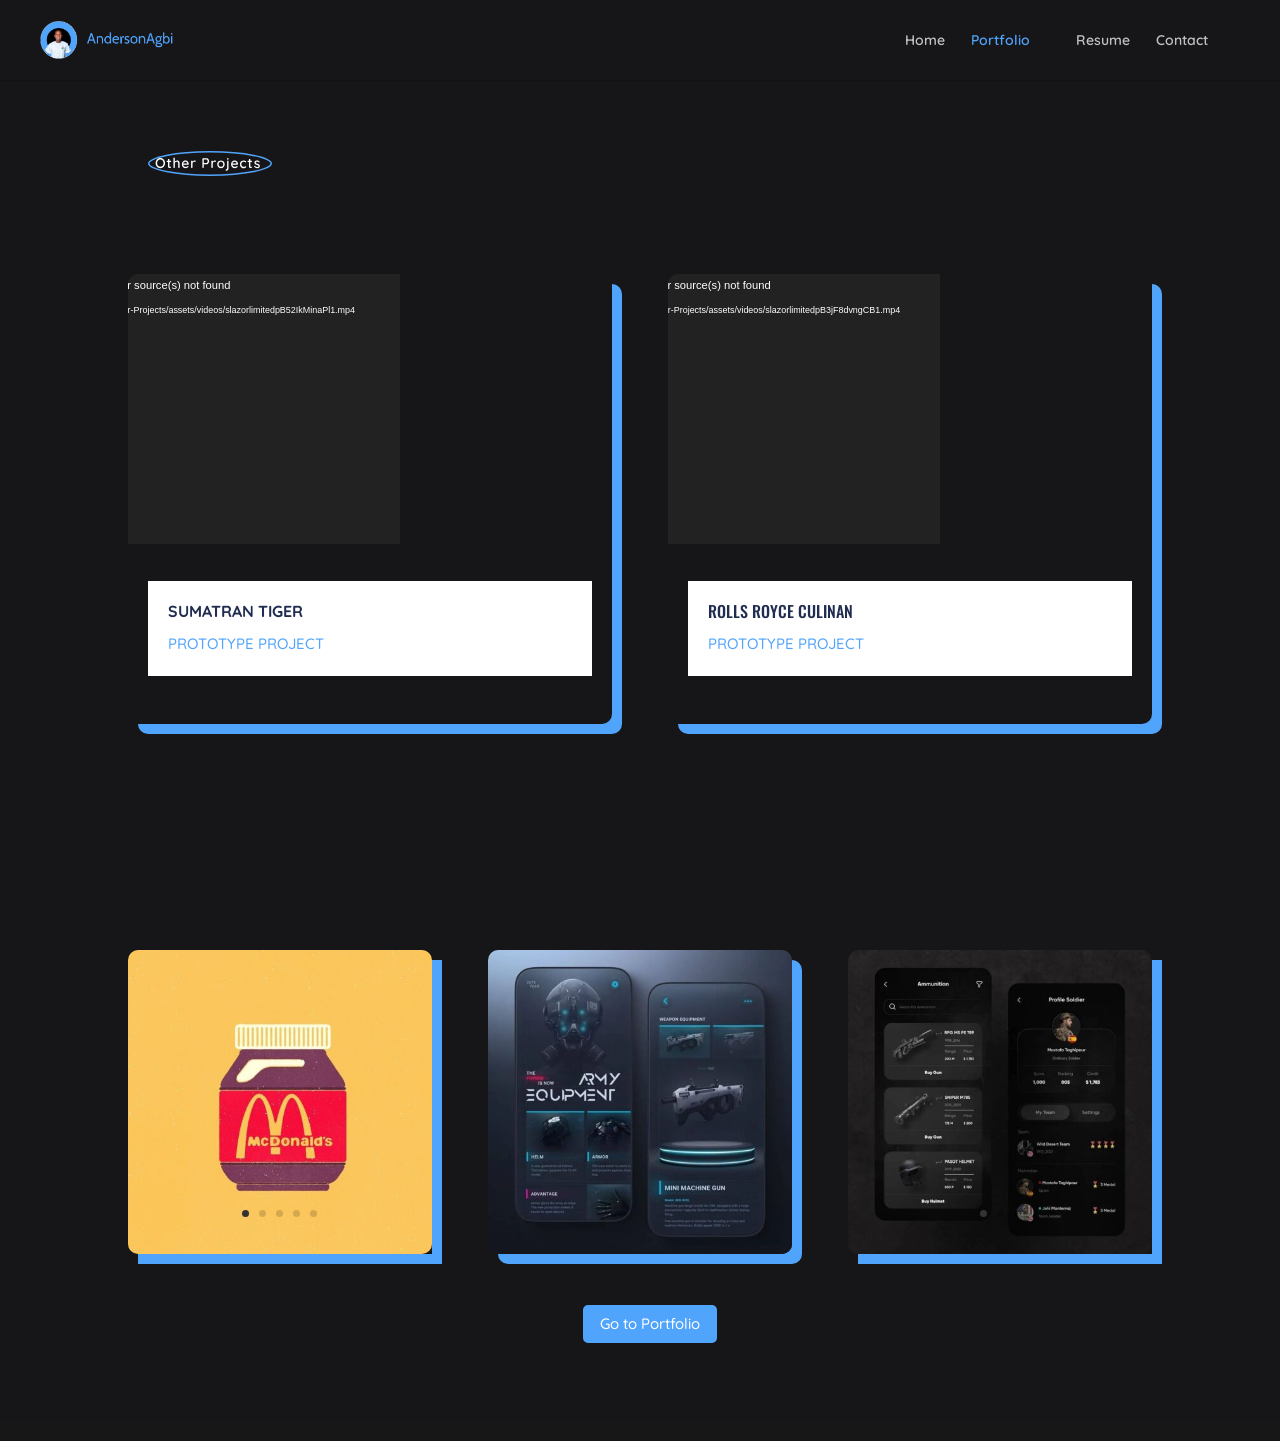
<file: Other-Projects/index.html>
<!DOCTYPE html>
<html lang="en-US">
<head>
	<meta charset="UTF-8" />
<meta http-equiv="X-UA-Compatible" content="IE=edge">
	<script type="text/javascript">
		document.documentElement.className = 'js';
	</script>

	<title>Other Projects | Anderson Agbi | Senior Product Designer</title>
<style id="wp-img-auto-sizes-contain-inline-css">
img:is([sizes=auto i],[sizes^="auto," i]){contain-intrinsic-size:3000px 1500px}
/*# sourceURL=wp-img-auto-sizes-contain-inline-css */
</style>


<style id="global-styles-inline-css">
:root{--wp--preset--aspect-ratio--square: 1;--wp--preset--aspect-ratio--4-3: 4/3;--wp--preset--aspect-ratio--3-4: 3/4;--wp--preset--aspect-ratio--3-2: 3/2;--wp--preset--aspect-ratio--2-3: 2/3;--wp--preset--aspect-ratio--16-9: 16/9;--wp--preset--aspect-ratio--9-16: 9/16;--wp--preset--color--black: #000000;--wp--preset--color--cyan-bluish-gray: #abb8c3;--wp--preset--color--white: #ffffff;--wp--preset--color--pale-pink: #f78da7;--wp--preset--color--vivid-red: #cf2e2e;--wp--preset--color--luminous-vivid-orange: #ff6900;--wp--preset--color--luminous-vivid-amber: #fcb900;--wp--preset--color--light-green-cyan: #7bdcb5;--wp--preset--color--vivid-green-cyan: #00d084;--wp--preset--color--pale-cyan-blue: #8ed1fc;--wp--preset--color--vivid-cyan-blue: #0693e3;--wp--preset--color--vivid-purple: #9b51e0;--wp--preset--gradient--vivid-cyan-blue-to-vivid-purple: linear-gradient(135deg,rgb(6,147,227) 0%,rgb(155,81,224) 100%);--wp--preset--gradient--light-green-cyan-to-vivid-green-cyan: linear-gradient(135deg,rgb(122,220,180) 0%,rgb(0,208,130) 100%);--wp--preset--gradient--luminous-vivid-amber-to-luminous-vivid-orange: linear-gradient(135deg,rgb(252,185,0) 0%,rgb(255,105,0) 100%);--wp--preset--gradient--luminous-vivid-orange-to-vivid-red: linear-gradient(135deg,rgb(255,105,0) 0%,rgb(207,46,46) 100%);--wp--preset--gradient--very-light-gray-to-cyan-bluish-gray: linear-gradient(135deg,rgb(238,238,238) 0%,rgb(169,184,195) 100%);--wp--preset--gradient--cool-to-warm-spectrum: linear-gradient(135deg,rgb(74,234,220) 0%,rgb(151,120,209) 20%,rgb(207,42,186) 40%,rgb(238,44,130) 60%,rgb(251,105,98) 80%,rgb(254,248,76) 100%);--wp--preset--gradient--blush-light-purple: linear-gradient(135deg,rgb(255,206,236) 0%,rgb(152,150,240) 100%);--wp--preset--gradient--blush-bordeaux: linear-gradient(135deg,rgb(254,205,165) 0%,rgb(254,45,45) 50%,rgb(107,0,62) 100%);--wp--preset--gradient--luminous-dusk: linear-gradient(135deg,rgb(255,203,112) 0%,rgb(199,81,192) 50%,rgb(65,88,208) 100%);--wp--preset--gradient--pale-ocean: linear-gradient(135deg,rgb(255,245,203) 0%,rgb(182,227,212) 50%,rgb(51,167,181) 100%);--wp--preset--gradient--electric-grass: linear-gradient(135deg,rgb(202,248,128) 0%,rgb(113,206,126) 100%);--wp--preset--gradient--midnight: linear-gradient(135deg,rgb(2,3,129) 0%,rgb(40,116,252) 100%);--wp--preset--font-size--small: 13px;--wp--preset--font-size--medium: 20px;--wp--preset--font-size--large: 36px;--wp--preset--font-size--x-large: 42px;--wp--preset--spacing--20: 0.44rem;--wp--preset--spacing--30: 0.67rem;--wp--preset--spacing--40: 1rem;--wp--preset--spacing--50: 1.5rem;--wp--preset--spacing--60: 2.25rem;--wp--preset--spacing--70: 3.38rem;--wp--preset--spacing--80: 5.06rem;--wp--preset--shadow--natural: 6px 6px 9px rgba(0, 0, 0, 0.2);--wp--preset--shadow--deep: 12px 12px 50px rgba(0, 0, 0, 0.4);--wp--preset--shadow--sharp: 6px 6px 0px rgba(0, 0, 0, 0.2);--wp--preset--shadow--outlined: 6px 6px 0px -3px rgb(255, 255, 255), 6px 6px rgb(0, 0, 0);--wp--preset--shadow--crisp: 6px 6px 0px rgb(0, 0, 0);}.wp-block-button{--wp--preset--dimension--25: 25%;--wp--preset--dimension--50: 50%;--wp--preset--dimension--75: 75%;--wp--preset--dimension--100: 100%;}:root { --wp--style--global--content-size: 823px;--wp--style--global--wide-size: 1080px; }:where(body) { margin: 0; }.wp-site-blocks > .alignleft { float: left; margin-right: 2em; }.wp-site-blocks > .alignright { float: right; margin-left: 2em; }.wp-site-blocks > .aligncenter { justify-content: center; margin-left: auto; margin-right: auto; }:where(.is-layout-flex){gap: 0.5em;}:where(.is-layout-grid){gap: 0.5em;}.is-layout-flow > .alignleft{float: left;margin-inline-start: 0;margin-inline-end: 2em;}.is-layout-flow > .alignright{float: right;margin-inline-start: 2em;margin-inline-end: 0;}.is-layout-flow > .aligncenter{margin-left: auto !important;margin-right: auto !important;}.is-layout-constrained > .alignleft{float: left;margin-inline-start: 0;margin-inline-end: 2em;}.is-layout-constrained > .alignright{float: right;margin-inline-start: 2em;margin-inline-end: 0;}.is-layout-constrained > .aligncenter{margin-left: auto !important;margin-right: auto !important;}.is-layout-constrained > :where(:not(.alignleft):not(.alignright):not(.alignfull)){max-width: var(--wp--style--global--content-size);margin-left: auto !important;margin-right: auto !important;}.is-layout-constrained > .alignwide{max-width: var(--wp--style--global--wide-size);}body .is-layout-flex{display: flex;}.is-layout-flex{flex-wrap: wrap;align-items: center;}.is-layout-flex > :is(*, div){margin: 0;}body .is-layout-grid{display: grid;}.is-layout-grid > :is(*, div){margin: 0;}body{padding-top: 0px;padding-right: 0px;padding-bottom: 0px;padding-left: 0px;}:root :where(.wp-element-button, .wp-block-button__link){background-color: #32373c;border-width: 0;color: #fff;font-family: inherit;font-size: inherit;font-style: inherit;font-weight: inherit;letter-spacing: inherit;line-height: inherit;padding-top: calc(0.667em + 2px);padding-right: calc(1.333em + 2px);padding-bottom: calc(0.667em + 2px);padding-left: calc(1.333em + 2px);text-decoration: none;text-transform: inherit;}.has-black-color{color: var(--wp--preset--color--black) !important;}.has-cyan-bluish-gray-color{color: var(--wp--preset--color--cyan-bluish-gray) !important;}.has-white-color{color: var(--wp--preset--color--white) !important;}.has-pale-pink-color{color: var(--wp--preset--color--pale-pink) !important;}.has-vivid-red-color{color: var(--wp--preset--color--vivid-red) !important;}.has-luminous-vivid-orange-color{color: var(--wp--preset--color--luminous-vivid-orange) !important;}.has-luminous-vivid-amber-color{color: var(--wp--preset--color--luminous-vivid-amber) !important;}.has-light-green-cyan-color{color: var(--wp--preset--color--light-green-cyan) !important;}.has-vivid-green-cyan-color{color: var(--wp--preset--color--vivid-green-cyan) !important;}.has-pale-cyan-blue-color{color: var(--wp--preset--color--pale-cyan-blue) !important;}.has-vivid-cyan-blue-color{color: var(--wp--preset--color--vivid-cyan-blue) !important;}.has-vivid-purple-color{color: var(--wp--preset--color--vivid-purple) !important;}.has-black-background-color{background-color: var(--wp--preset--color--black) !important;}.has-cyan-bluish-gray-background-color{background-color: var(--wp--preset--color--cyan-bluish-gray) !important;}.has-white-background-color{background-color: var(--wp--preset--color--white) !important;}.has-pale-pink-background-color{background-color: var(--wp--preset--color--pale-pink) !important;}.has-vivid-red-background-color{background-color: var(--wp--preset--color--vivid-red) !important;}.has-luminous-vivid-orange-background-color{background-color: var(--wp--preset--color--luminous-vivid-orange) !important;}.has-luminous-vivid-amber-background-color{background-color: var(--wp--preset--color--luminous-vivid-amber) !important;}.has-light-green-cyan-background-color{background-color: var(--wp--preset--color--light-green-cyan) !important;}.has-vivid-green-cyan-background-color{background-color: var(--wp--preset--color--vivid-green-cyan) !important;}.has-pale-cyan-blue-background-color{background-color: var(--wp--preset--color--pale-cyan-blue) !important;}.has-vivid-cyan-blue-background-color{background-color: var(--wp--preset--color--vivid-cyan-blue) !important;}.has-vivid-purple-background-color{background-color: var(--wp--preset--color--vivid-purple) !important;}.has-black-border-color{border-color: var(--wp--preset--color--black) !important;}.has-cyan-bluish-gray-border-color{border-color: var(--wp--preset--color--cyan-bluish-gray) !important;}.has-white-border-color{border-color: var(--wp--preset--color--white) !important;}.has-pale-pink-border-color{border-color: var(--wp--preset--color--pale-pink) !important;}.has-vivid-red-border-color{border-color: var(--wp--preset--color--vivid-red) !important;}.has-luminous-vivid-orange-border-color{border-color: var(--wp--preset--color--luminous-vivid-orange) !important;}.has-luminous-vivid-amber-border-color{border-color: var(--wp--preset--color--luminous-vivid-amber) !important;}.has-light-green-cyan-border-color{border-color: var(--wp--preset--color--light-green-cyan) !important;}.has-vivid-green-cyan-border-color{border-color: var(--wp--preset--color--vivid-green-cyan) !important;}.has-pale-cyan-blue-border-color{border-color: var(--wp--preset--color--pale-cyan-blue) !important;}.has-vivid-cyan-blue-border-color{border-color: var(--wp--preset--color--vivid-cyan-blue) !important;}.has-vivid-purple-border-color{border-color: var(--wp--preset--color--vivid-purple) !important;}.has-vivid-cyan-blue-to-vivid-purple-gradient-background{background: var(--wp--preset--gradient--vivid-cyan-blue-to-vivid-purple) !important;}.has-light-green-cyan-to-vivid-green-cyan-gradient-background{background: var(--wp--preset--gradient--light-green-cyan-to-vivid-green-cyan) !important;}.has-luminous-vivid-amber-to-luminous-vivid-orange-gradient-background{background: var(--wp--preset--gradient--luminous-vivid-amber-to-luminous-vivid-orange) !important;}.has-luminous-vivid-orange-to-vivid-red-gradient-background{background: var(--wp--preset--gradient--luminous-vivid-orange-to-vivid-red) !important;}.has-very-light-gray-to-cyan-bluish-gray-gradient-background{background: var(--wp--preset--gradient--very-light-gray-to-cyan-bluish-gray) !important;}.has-cool-to-warm-spectrum-gradient-background{background: var(--wp--preset--gradient--cool-to-warm-spectrum) !important;}.has-blush-light-purple-gradient-background{background: var(--wp--preset--gradient--blush-light-purple) !important;}.has-blush-bordeaux-gradient-background{background: var(--wp--preset--gradient--blush-bordeaux) !important;}.has-luminous-dusk-gradient-background{background: var(--wp--preset--gradient--luminous-dusk) !important;}.has-pale-ocean-gradient-background{background: var(--wp--preset--gradient--pale-ocean) !important;}.has-electric-grass-gradient-background{background: var(--wp--preset--gradient--electric-grass) !important;}.has-midnight-gradient-background{background: var(--wp--preset--gradient--midnight) !important;}.has-small-font-size{font-size: var(--wp--preset--font-size--small) !important;}.has-medium-font-size{font-size: var(--wp--preset--font-size--medium) !important;}.has-large-font-size{font-size: var(--wp--preset--font-size--large) !important;}.has-x-large-font-size{font-size: var(--wp--preset--font-size--x-large) !important;}
/*# sourceURL=global-styles-inline-css */
</style>

<style id="divi-style-inline-inline-css">
/*!
Theme Name: Divi
Theme URI: http://www.elegantthemes.com/gallery/divi/
Version: 4.23.1
Description: Smart. Flexible. Beautiful. Divi is the most powerful theme in our collection.
Author: Elegant Themes
Author URI: http://www.elegantthemes.com
License: GNU General Public License v2
License URI: http://www.gnu.org/licenses/gpl-2.0.html
*/

a,abbr,acronym,address,applet,b,big,blockquote,body,center,cite,code,dd,del,dfn,div,dl,dt,em,fieldset,font,form,h1,h2,h3,h4,h5,h6,html,i,iframe,img,ins,kbd,label,legend,li,object,ol,p,pre,q,s,samp,small,span,strike,strong,sub,sup,tt,u,ul,var{margin:0;padding:0;border:0;outline:0;font-size:100%;-ms-text-size-adjust:100%;-webkit-text-size-adjust:100%;vertical-align:baseline;background:transparent}body{line-height:1}ol,ul{list-style:none}blockquote,q{quotes:none}blockquote:after,blockquote:before,q:after,q:before{content:"";content:none}blockquote{margin:20px 0 30px;border-left:5px solid;padding-left:20px}:focus{outline:0}del{text-decoration:line-through}pre{overflow:auto;padding:10px}figure{margin:0}table{border-collapse:collapse;border-spacing:0}article,aside,footer,header,hgroup,nav,section{display:block}body{font-family:Open Sans,Arial,sans-serif;font-size:14px;color:#666;background-color:#fff;line-height:1.7em;font-weight:500;-webkit-font-smoothing:antialiased;-moz-osx-font-smoothing:grayscale}body.page-template-page-template-blank-php #page-container{padding-top:0!important}body.et_cover_background{background-size:cover!important;background-position:top!important;background-repeat:no-repeat!important;background-attachment:fixed}a{color:#2ea3f2}a,a:hover{text-decoration:none}p{padding-bottom:1em}p:not(.has-background):last-of-type{padding-bottom:0}p.et_normal_padding{padding-bottom:1em}strong{font-weight:700}cite,em,i{font-style:italic}code,pre{font-family:Courier New,monospace;margin-bottom:10px}ins{text-decoration:none}sub,sup{height:0;line-height:1;position:relative;vertical-align:baseline}sup{bottom:.8em}sub{top:.3em}dl{margin:0 0 1.5em}dl dt{font-weight:700}dd{margin-left:1.5em}blockquote p{padding-bottom:0}embed,iframe,object,video{max-width:100%}h1,h2,h3,h4,h5,h6{color:#333;padding-bottom:10px;line-height:1em;font-weight:500}h1 a,h2 a,h3 a,h4 a,h5 a,h6 a{color:inherit}h1{font-size:30px}h2{font-size:26px}h3{font-size:22px}h4{font-size:18px}h5{font-size:16px}h6{font-size:14px}input{-webkit-appearance:none}input[type=checkbox]{-webkit-appearance:checkbox}input[type=radio]{-webkit-appearance:radio}input.text,input.title,input[type=email],input[type=password],input[type=tel],input[type=text],select,textarea{background-color:#fff;border:1px solid #bbb;padding:2px;color:#4e4e4e}input.text:focus,input.title:focus,input[type=text]:focus,select:focus,textarea:focus{border-color:#2d3940;color:#3e3e3e}input.text,input.title,input[type=text],select,textarea{margin:0}textarea{padding:4px}button,input,select,textarea{font-family:inherit}img{max-width:100%;height:auto}.clear{clear:both}br.clear{margin:0;padding:0}.pagination{clear:both}#et_search_icon:hover,.et-social-icon a:hover,.et_password_protected_form .et_submit_button,.form-submit .et_pb_buttontton.alt.disabled,.nav-single a,.posted_in a{color:#2ea3f2}.et-search-form,blockquote{border-color:#2ea3f2}#main-content{background-color:#fff}.container{width:80%;max-width:1080px;margin:auto;position:relative}body:not(.et-tb) #main-content .container,body:not(.et-tb-has-header) #main-content .container{padding-top:58px}.et_full_width_page #main-content .container:before{display:none}.main_title{margin-bottom:20px}.et_password_protected_form .et_submit_button:hover,.form-submit .et_pb_button:hover{background:rgba(0,0,0,.05)}.et_button_icon_visible .et_pb_button{padding-right:2em;padding-left:.7em}.et_button_icon_visible .et_pb_button:after{opacity:1;margin-left:0}.et_button_left .et_pb_button:hover:after{left:.15em}.et_button_left .et_pb_button:after{margin-left:0;left:1em}.et_button_icon_visible.et_button_left .et_pb_button,.et_button_left .et_pb_button:hover,.et_button_left .et_pb_module .et_pb_button:hover{padding-left:2em;padding-right:.7em}.et_button_icon_visible.et_button_left .et_pb_button:after,.et_button_left .et_pb_button:hover:after{left:.15em}.et_password_protected_form .et_submit_button:hover,.form-submit .et_pb_button:hover{padding:.3em 1em}.et_button_no_icon .et_pb_button:after{display:none}.et_button_no_icon.et_button_icon_visible.et_button_left .et_pb_button,.et_button_no_icon.et_button_left .et_pb_button:hover,.et_button_no_icon .et_pb_button,.et_button_no_icon .et_pb_button:hover{padding:.3em 1em!important}.et_button_custom_icon .et_pb_button:after{line-height:1.7em}.et_button_custom_icon.et_button_icon_visible .et_pb_button:after,.et_button_custom_icon .et_pb_button:hover:after{margin-left:.3em}#left-area .post_format-post-format-gallery .wp-block-gallery:first-of-type{padding:0;margin-bottom:-16px}.entry-content table:not(.variations){border:1px solid #eee;margin:0 0 15px;text-align:left;width:100%}.entry-content thead th,.entry-content tr th{color:#555;font-weight:700;padding:9px 24px}.entry-content tr td{border-top:1px solid #eee;padding:6px 24px}#left-area ul,.entry-content ul,.et-l--body ul,.et-l--footer ul,.et-l--header ul{list-style-type:disc;padding:0 0 23px 1em;line-height:26px}#left-area ol,.entry-content ol,.et-l--body ol,.et-l--footer ol,.et-l--header ol{list-style-type:decimal;list-style-position:inside;padding:0 0 23px;line-height:26px}#left-area ul li ul,.entry-content ul li ol{padding:2px 0 2px 20px}#left-area ol li ul,.entry-content ol li ol,.et-l--body ol li ol,.et-l--footer ol li ol,.et-l--header ol li ol{padding:2px 0 2px 35px}#left-area ul.wp-block-gallery{display:-webkit-box;display:-ms-flexbox;display:flex;-ms-flex-wrap:wrap;flex-wrap:wrap;list-style-type:none;padding:0}#left-area ul.products{padding:0!important;line-height:1.7!important;list-style:none!important}.gallery-item a{display:block}.gallery-caption,.gallery-item a{width:90%}#wpadminbar{z-index:100001}#left-area .post-meta{font-size:14px;padding-bottom:15px}#left-area .post-meta a{text-decoration:none;color:#666}#left-area .et_featured_image{padding-bottom:7px}.single .post{padding-bottom:25px}body.single .et_audio_content{margin-bottom:-6px}.nav-single a{text-decoration:none;color:#2ea3f2;font-size:14px;font-weight:400}.nav-previous{float:left}.nav-next{float:right}.et_password_protected_form p input{background-color:#eee;border:none!important;width:100%!important;border-radius:0!important;font-size:14px;color:#999!important;padding:16px!important;-webkit-box-sizing:border-box;box-sizing:border-box}.et_password_protected_form label{display:none}.et_password_protected_form .et_submit_button{font-family:inherit;display:block;float:right;margin:8px auto 0;cursor:pointer}.post-password-required p.nocomments.container{max-width:100%}.post-password-required p.nocomments.container:before{display:none}.aligncenter,div.post .new-post .aligncenter{display:block;margin-left:auto;margin-right:auto}.wp-caption{border:1px solid #ddd;text-align:center;background-color:#f3f3f3;margin-bottom:10px;max-width:96%;padding:8px}.wp-caption.alignleft{margin:0 30px 20px 0}.wp-caption.alignright{margin:0 0 20px 30px}.wp-caption img{margin:0;padding:0;border:0}.wp-caption p.wp-caption-text{font-size:12px;padding:0 4px 5px;margin:0}.alignright{float:right}.alignleft{float:left}img.alignleft{display:inline;float:left;margin-right:15px}img.alignright{display:inline;float:right;margin-left:15px}.page.et_pb_pagebuilder_layout #main-content{background-color:transparent}body #main-content .et_builder_inner_content>h1,body #main-content .et_builder_inner_content>h2,body #main-content .et_builder_inner_content>h3,body #main-content .et_builder_inner_content>h4,body #main-content .et_builder_inner_content>h5,body #main-content .et_builder_inner_content>h6{line-height:1.4em}body #main-content .et_builder_inner_content>p{line-height:1.7em}.wp-block-pullquote{margin:20px 0 30px}.wp-block-pullquote.has-background blockquote{border-left:none}.wp-block-group.has-background{padding:1.5em 1.5em .5em}@media (min-width:981px){#left-area{width:79.125%;padding-bottom:23px}#main-content .container:before{content:"";position:absolute;top:0;height:100%;width:1px;background-color:#e2e2e2}.et_full_width_page #left-area,.et_no_sidebar #left-area{float:none;width:100%!important}.et_full_width_page #left-area{padding-bottom:0}.et_no_sidebar #main-content .container:before{display:none}}@media (max-width:980px){#page-container{padding-top:80px}.et-tb #page-container,.et-tb-has-header #page-container{padding-top:0!important}#left-area,#sidebar{width:100%!important}#main-content .container:before{display:none!important}.et_full_width_page .et_gallery_item:nth-child(4n+1){clear:none}}@media print{#page-container{padding-top:0!important}}#wp-admin-bar-et-use-visual-builder a:before{font-family:ETmodules!important;content:"\e625";font-size:30px!important;width:28px;margin-top:-3px;color:#974df3!important}#wp-admin-bar-et-use-visual-builder:hover a:before{color:#fff!important}#wp-admin-bar-et-use-visual-builder:hover a,#wp-admin-bar-et-use-visual-builder a:hover{transition:background-color .5s ease;-webkit-transition:background-color .5s ease;-moz-transition:background-color .5s ease;background-color:#7e3bd0!important;color:#fff!important}* html .clearfix,:first-child+html .clearfix{zoom:1}.iphone .et_pb_section_video_bg video::-webkit-media-controls-start-playback-button{display:none!important;-webkit-appearance:none}.et_mobile_device .et_pb_section_parallax .et_pb_parallax_css{background-attachment:scroll}.et-social-facebook a.icon:before{content:"\e093"}.et-social-twitter a.icon:before{content:"\e094"}.et-social-google-plus a.icon:before{content:"\e096"}.et-social-instagram a.icon:before{content:"\e09a"}.et-social-rss a.icon:before{content:"\e09e"}.ai1ec-single-event:after{content:" ";display:table;clear:both}.evcal_event_details .evcal_evdata_cell .eventon_details_shading_bot.eventon_details_shading_bot{z-index:3}.wp-block-divi-layout{margin-bottom:1em}*{-webkit-box-sizing:border-box;box-sizing:border-box}#et-info-email:before,#et-info-phone:before,#et_search_icon:before,.comment-reply-link:after,.et-cart-info span:before,.et-pb-arrow-next:before,.et-pb-arrow-prev:before,.et-social-icon a:before,.et_audio_container .mejs-playpause-button button:before,.et_audio_container .mejs-volume-button button:before,.et_overlay:before,.et_password_protected_form .et_submit_button:after,.et_pb_button:after,.et_pb_contact_reset:after,.et_pb_contact_submit:after,.et_pb_font_icon:before,.et_pb_newsletter_button:after,.et_pb_pricing_table_button:after,.et_pb_promo_button:after,.et_pb_testimonial:before,.et_pb_toggle_title:before,.form-submit .et_pb_button:after,.mobile_menu_bar:before,a.et_pb_more_button:after{font-family:ETmodules!important;speak:none;font-style:normal;font-weight:400;-webkit-font-feature-settings:normal;font-feature-settings:normal;font-variant:normal;text-transform:none;line-height:1;-webkit-font-smoothing:antialiased;-moz-osx-font-smoothing:grayscale;text-shadow:0 0;direction:ltr}.et-pb-icon,.et_pb_custom_button_icon.et_pb_button:after,.et_pb_login .et_pb_custom_button_icon.et_pb_button:after,.et_pb_woo_custom_button_icon .button.et_pb_custom_button_icon.et_pb_button:after,.et_pb_woo_custom_button_icon .button.et_pb_custom_button_icon.et_pb_button:hover:after{content:attr(data-icon)}.et-pb-icon{font-family:ETmodules;speak:none;font-weight:400;-webkit-font-feature-settings:normal;font-feature-settings:normal;font-variant:normal;text-transform:none;line-height:1;-webkit-font-smoothing:antialiased;font-size:96px;font-style:normal;display:inline-block;-webkit-box-sizing:border-box;box-sizing:border-box;direction:ltr}#et-ajax-saving{display:none;-webkit-transition:background .3s,-webkit-box-shadow .3s;transition:background .3s,-webkit-box-shadow .3s;transition:background .3s,box-shadow .3s;transition:background .3s,box-shadow .3s,-webkit-box-shadow .3s;-webkit-box-shadow:rgba(0,139,219,.247059) 0 0 60px;box-shadow:0 0 60px rgba(0,139,219,.247059);position:fixed;top:50%;left:50%;width:50px;height:50px;background:#fff;border-radius:50px;margin:-25px 0 0 -25px;z-index:999999;text-align:center}#et-ajax-saving img{margin:9px}.et-safe-mode-indicator,.et-safe-mode-indicator:focus,.et-safe-mode-indicator:hover{-webkit-box-shadow:0 5px 10px rgba(41,196,169,.15);box-shadow:0 5px 10px rgba(41,196,169,.15);background:#29c4a9;color:#fff;font-size:14px;font-weight:600;padding:12px;line-height:16px;border-radius:3px;position:fixed;bottom:30px;right:30px;z-index:999999;text-decoration:none;font-family:Open Sans,sans-serif;-webkit-font-smoothing:antialiased;-moz-osx-font-smoothing:grayscale}.et_pb_button{font-size:20px;font-weight:500;padding:.3em 1em;line-height:1.7em!important;background-color:transparent;background-size:cover;background-position:50%;background-repeat:no-repeat;border:2px solid;border-radius:3px;-webkit-transition-duration:.2s;transition-duration:.2s;-webkit-transition-property:all!important;transition-property:all!important}.et_pb_button,.et_pb_button_inner{position:relative}.et_pb_button:hover,.et_pb_module .et_pb_button:hover{border:2px solid transparent;padding:.3em 2em .3em .7em}.et_pb_button:hover{background-color:hsla(0,0%,100%,.2)}.et_pb_bg_layout_light.et_pb_button:hover,.et_pb_bg_layout_light .et_pb_button:hover{background-color:rgba(0,0,0,.05)}.et_pb_button:after,.et_pb_button:before{font-size:32px;line-height:1em;content:"\35";opacity:0;position:absolute;margin-left:-1em;-webkit-transition:all .2s;transition:all .2s;text-transform:none;-webkit-font-feature-settings:"kern" off;font-feature-settings:"kern" off;font-variant:none;font-style:normal;font-weight:400;text-shadow:none}.et_pb_button.et_hover_enabled:hover:after,.et_pb_button.et_pb_hovered:hover:after{-webkit-transition:none!important;transition:none!important}.et_pb_button:before{display:none}.et_pb_button:hover:after{opacity:1;margin-left:0}.et_pb_column_1_3 h1,.et_pb_column_1_4 h1,.et_pb_column_1_5 h1,.et_pb_column_1_6 h1,.et_pb_column_2_5 h1{font-size:26px}.et_pb_column_1_3 h2,.et_pb_column_1_4 h2,.et_pb_column_1_5 h2,.et_pb_column_1_6 h2,.et_pb_column_2_5 h2{font-size:23px}.et_pb_column_1_3 h3,.et_pb_column_1_4 h3,.et_pb_column_1_5 h3,.et_pb_column_1_6 h3,.et_pb_column_2_5 h3{font-size:20px}.et_pb_column_1_3 h4,.et_pb_column_1_4 h4,.et_pb_column_1_5 h4,.et_pb_column_1_6 h4,.et_pb_column_2_5 h4{font-size:18px}.et_pb_column_1_3 h5,.et_pb_column_1_4 h5,.et_pb_column_1_5 h5,.et_pb_column_1_6 h5,.et_pb_column_2_5 h5{font-size:16px}.et_pb_column_1_3 h6,.et_pb_column_1_4 h6,.et_pb_column_1_5 h6,.et_pb_column_1_6 h6,.et_pb_column_2_5 h6{font-size:15px}.et_pb_bg_layout_dark,.et_pb_bg_layout_dark h1,.et_pb_bg_layout_dark h2,.et_pb_bg_layout_dark h3,.et_pb_bg_layout_dark h4,.et_pb_bg_layout_dark h5,.et_pb_bg_layout_dark h6{color:#fff!important}.et_pb_module.et_pb_text_align_left{text-align:left}.et_pb_module.et_pb_text_align_center{text-align:center}.et_pb_module.et_pb_text_align_right{text-align:right}.et_pb_module.et_pb_text_align_justified{text-align:justify}.clearfix:after{visibility:hidden;display:block;font-size:0;content:" ";clear:both;height:0}.et_pb_bg_layout_light .et_pb_more_button{color:#2ea3f2}.et_builder_inner_content{position:relative;z-index:1}header .et_builder_inner_content{z-index:2}.et_pb_css_mix_blend_mode_passthrough{mix-blend-mode:unset!important}.et_pb_image_container{margin:-20px -20px 29px}.et_pb_module_inner{position:relative}.et_hover_enabled_preview{z-index:2}.et_hover_enabled:hover{position:relative;z-index:2}.et_pb_all_tabs,.et_pb_module,.et_pb_posts_nav a,.et_pb_tab,.et_pb_with_background{position:relative;background-size:cover;background-position:50%;background-repeat:no-repeat}.et_pb_background_mask,.et_pb_background_pattern{bottom:0;left:0;position:absolute;right:0;top:0}.et_pb_background_mask{background-size:calc(100% + 2px) calc(100% + 2px);background-repeat:no-repeat;background-position:50%;overflow:hidden}.et_pb_background_pattern{background-position:0 0;background-repeat:repeat}.et_pb_with_border{position:relative;border:0 solid #333}.post-password-required .et_pb_row{padding:0;width:100%}.post-password-required .et_password_protected_form{min-height:0}body.et_pb_pagebuilder_layout.et_pb_show_title .post-password-required .et_password_protected_form h1,body:not(.et_pb_pagebuilder_layout) .post-password-required .et_password_protected_form h1{display:none}.et_pb_no_bg{padding:0!important}.et_overlay.et_pb_inline_icon:before,.et_pb_inline_icon:before{content:attr(data-icon)}.et_pb_more_button{color:inherit;text-shadow:none;text-decoration:none;display:inline-block;margin-top:20px}.et_parallax_bg_wrap{overflow:hidden;position:absolute;top:0;right:0;bottom:0;left:0}.et_parallax_bg{background-repeat:no-repeat;background-position:top;background-size:cover;position:absolute;bottom:0;left:0;width:100%;height:100%;display:block}.et_parallax_bg.et_parallax_bg__hover,.et_parallax_bg.et_parallax_bg_phone,.et_parallax_bg.et_parallax_bg_tablet,.et_parallax_gradient.et_parallax_gradient__hover,.et_parallax_gradient.et_parallax_gradient_phone,.et_parallax_gradient.et_parallax_gradient_tablet,.et_pb_section_parallax_hover:hover .et_parallax_bg:not(.et_parallax_bg__hover),.et_pb_section_parallax_hover:hover .et_parallax_gradient:not(.et_parallax_gradient__hover){display:none}.et_pb_section_parallax_hover:hover .et_parallax_bg.et_parallax_bg__hover,.et_pb_section_parallax_hover:hover .et_parallax_gradient.et_parallax_gradient__hover{display:block}.et_parallax_gradient{bottom:0;display:block;left:0;position:absolute;right:0;top:0}.et_pb_module.et_pb_section_parallax,.et_pb_posts_nav a.et_pb_section_parallax,.et_pb_tab.et_pb_section_parallax{position:relative}.et_pb_section_parallax .et_pb_parallax_css,.et_pb_slides .et_parallax_bg.et_pb_parallax_css{background-attachment:fixed}body.et-bfb .et_pb_section_parallax .et_pb_parallax_css,body.et-bfb .et_pb_slides .et_parallax_bg.et_pb_parallax_css{background-attachment:scroll;bottom:auto}.et_pb_section_parallax.et_pb_column .et_pb_module,.et_pb_section_parallax.et_pb_row .et_pb_column,.et_pb_section_parallax.et_pb_row .et_pb_module{z-index:9;position:relative}.et_pb_more_button:hover:after{opacity:1;margin-left:0}.et_pb_preload .et_pb_section_video_bg,.et_pb_preload>div{visibility:hidden}.et_pb_preload,.et_pb_section.et_pb_section_video.et_pb_preload{position:relative;background:#464646!important}.et_pb_preload:before{content:"";position:absolute;top:50%;left:50%;background:url(assets/images/preloader.gif) no-repeat;border-radius:32px;width:32px;height:32px;margin:-16px 0 0 -16px}.box-shadow-overlay{position:absolute;top:0;left:0;width:100%;height:100%;z-index:10;pointer-events:none}.et_pb_section>.box-shadow-overlay~.et_pb_row{z-index:11}body.safari .section_has_divider{will-change:transform}.et_pb_row>.box-shadow-overlay{z-index:8}.has-box-shadow-overlay{position:relative}.et_clickable{cursor:pointer}.screen-reader-text{border:0;clip:rect(1px,1px,1px,1px);-webkit-clip-path:inset(50%);clip-path:inset(50%);height:1px;margin:-1px;overflow:hidden;padding:0;position:absolute!important;width:1px;word-wrap:normal!important}.et_multi_view_hidden,.et_multi_view_hidden_image{display:none!important}@keyframes multi-view-image-fade{0%{opacity:0}10%{opacity:.1}20%{opacity:.2}30%{opacity:.3}40%{opacity:.4}50%{opacity:.5}60%{opacity:.6}70%{opacity:.7}80%{opacity:.8}90%{opacity:.9}to{opacity:1}}.et_multi_view_image__loading{visibility:hidden}.et_multi_view_image__loaded{-webkit-animation:multi-view-image-fade .5s;animation:multi-view-image-fade .5s}#et-pb-motion-effects-offset-tracker{visibility:hidden!important;opacity:0;position:absolute;top:0;left:0}.et-pb-before-scroll-animation{opacity:0}header.et-l.et-l--header:after{clear:both;display:block;content:""}.et_pb_module{-webkit-animation-timing-function:linear;animation-timing-function:linear;-webkit-animation-duration:.2s;animation-duration:.2s}@-webkit-keyframes fadeBottom{0%{opacity:0;-webkit-transform:translateY(10%);transform:translateY(10%)}to{opacity:1;-webkit-transform:translateY(0);transform:translateY(0)}}@keyframes fadeBottom{0%{opacity:0;-webkit-transform:translateY(10%);transform:translateY(10%)}to{opacity:1;-webkit-transform:translateY(0);transform:translateY(0)}}@-webkit-keyframes fadeLeft{0%{opacity:0;-webkit-transform:translateX(-10%);transform:translateX(-10%)}to{opacity:1;-webkit-transform:translateX(0);transform:translateX(0)}}@keyframes fadeLeft{0%{opacity:0;-webkit-transform:translateX(-10%);transform:translateX(-10%)}to{opacity:1;-webkit-transform:translateX(0);transform:translateX(0)}}@-webkit-keyframes fadeRight{0%{opacity:0;-webkit-transform:translateX(10%);transform:translateX(10%)}to{opacity:1;-webkit-transform:translateX(0);transform:translateX(0)}}@keyframes fadeRight{0%{opacity:0;-webkit-transform:translateX(10%);transform:translateX(10%)}to{opacity:1;-webkit-transform:translateX(0);transform:translateX(0)}}@-webkit-keyframes fadeTop{0%{opacity:0;-webkit-transform:translateY(-10%);transform:translateY(-10%)}to{opacity:1;-webkit-transform:translateX(0);transform:translateX(0)}}@keyframes fadeTop{0%{opacity:0;-webkit-transform:translateY(-10%);transform:translateY(-10%)}to{opacity:1;-webkit-transform:translateX(0);transform:translateX(0)}}@-webkit-keyframes fadeIn{0%{opacity:0}to{opacity:1}}@keyframes fadeIn{0%{opacity:0}to{opacity:1}}.et-waypoint:not(.et_pb_counters){opacity:0}@media (min-width:981px){.et_pb_section.et_section_specialty div.et_pb_row .et_pb_column .et_pb_column .et_pb_module.et-last-child,.et_pb_section.et_section_specialty div.et_pb_row .et_pb_column .et_pb_column .et_pb_module:last-child,.et_pb_section.et_section_specialty div.et_pb_row .et_pb_column .et_pb_row_inner .et_pb_column .et_pb_module.et-last-child,.et_pb_section.et_section_specialty div.et_pb_row .et_pb_column .et_pb_row_inner .et_pb_column .et_pb_module:last-child,.et_pb_section div.et_pb_row .et_pb_column .et_pb_module.et-last-child,.et_pb_section div.et_pb_row .et_pb_column .et_pb_module:last-child{margin-bottom:0}}@media (max-width:980px){.et_overlay.et_pb_inline_icon_tablet:before,.et_pb_inline_icon_tablet:before{content:attr(data-icon-tablet)}.et_parallax_bg.et_parallax_bg_tablet_exist,.et_parallax_gradient.et_parallax_gradient_tablet_exist{display:none}.et_parallax_bg.et_parallax_bg_tablet,.et_parallax_gradient.et_parallax_gradient_tablet{display:block}.et_pb_column .et_pb_module{margin-bottom:30px}.et_pb_row .et_pb_column .et_pb_module.et-last-child,.et_pb_row .et_pb_column .et_pb_module:last-child,.et_section_specialty .et_pb_row .et_pb_column .et_pb_module.et-last-child,.et_section_specialty .et_pb_row .et_pb_column .et_pb_module:last-child{margin-bottom:0}.et_pb_more_button{display:inline-block!important}.et_pb_bg_layout_light_tablet.et_pb_button,.et_pb_bg_layout_light_tablet.et_pb_module.et_pb_button,.et_pb_bg_layout_light_tablet .et_pb_more_button{color:#2ea3f2}.et_pb_bg_layout_light_tablet .et_pb_forgot_password a{color:#666}.et_pb_bg_layout_light_tablet h1,.et_pb_bg_layout_light_tablet h2,.et_pb_bg_layout_light_tablet h3,.et_pb_bg_layout_light_tablet h4,.et_pb_bg_layout_light_tablet h5,.et_pb_bg_layout_light_tablet h6{color:#333!important}.et_pb_module .et_pb_bg_layout_light_tablet.et_pb_button{color:#2ea3f2!important}.et_pb_bg_layout_light_tablet{color:#666!important}.et_pb_bg_layout_dark_tablet,.et_pb_bg_layout_dark_tablet h1,.et_pb_bg_layout_dark_tablet h2,.et_pb_bg_layout_dark_tablet h3,.et_pb_bg_layout_dark_tablet h4,.et_pb_bg_layout_dark_tablet h5,.et_pb_bg_layout_dark_tablet h6{color:#fff!important}.et_pb_bg_layout_dark_tablet.et_pb_button,.et_pb_bg_layout_dark_tablet.et_pb_module.et_pb_button,.et_pb_bg_layout_dark_tablet .et_pb_more_button{color:inherit}.et_pb_bg_layout_dark_tablet .et_pb_forgot_password a{color:#fff}.et_pb_module.et_pb_text_align_left-tablet{text-align:left}.et_pb_module.et_pb_text_align_center-tablet{text-align:center}.et_pb_module.et_pb_text_align_right-tablet{text-align:right}.et_pb_module.et_pb_text_align_justified-tablet{text-align:justify}}@media (max-width:767px){.et_pb_more_button{display:inline-block!important}.et_overlay.et_pb_inline_icon_phone:before,.et_pb_inline_icon_phone:before{content:attr(data-icon-phone)}.et_parallax_bg.et_parallax_bg_phone_exist,.et_parallax_gradient.et_parallax_gradient_phone_exist{display:none}.et_parallax_bg.et_parallax_bg_phone,.et_parallax_gradient.et_parallax_gradient_phone{display:block}.et-hide-mobile{display:none!important}.et_pb_bg_layout_light_phone.et_pb_button,.et_pb_bg_layout_light_phone.et_pb_module.et_pb_button,.et_pb_bg_layout_light_phone .et_pb_more_button{color:#2ea3f2}.et_pb_bg_layout_light_phone .et_pb_forgot_password a{color:#666}.et_pb_bg_layout_light_phone h1,.et_pb_bg_layout_light_phone h2,.et_pb_bg_layout_light_phone h3,.et_pb_bg_layout_light_phone h4,.et_pb_bg_layout_light_phone h5,.et_pb_bg_layout_light_phone h6{color:#333!important}.et_pb_module .et_pb_bg_layout_light_phone.et_pb_button{color:#2ea3f2!important}.et_pb_bg_layout_light_phone{color:#666!important}.et_pb_bg_layout_dark_phone,.et_pb_bg_layout_dark_phone h1,.et_pb_bg_layout_dark_phone h2,.et_pb_bg_layout_dark_phone h3,.et_pb_bg_layout_dark_phone h4,.et_pb_bg_layout_dark_phone h5,.et_pb_bg_layout_dark_phone h6{color:#fff!important}.et_pb_bg_layout_dark_phone.et_pb_button,.et_pb_bg_layout_dark_phone.et_pb_module.et_pb_button,.et_pb_bg_layout_dark_phone .et_pb_more_button{color:inherit}.et_pb_module .et_pb_bg_layout_dark_phone.et_pb_button{color:#fff!important}.et_pb_bg_layout_dark_phone .et_pb_forgot_password a{color:#fff}.et_pb_module.et_pb_text_align_left-phone{text-align:left}.et_pb_module.et_pb_text_align_center-phone{text-align:center}.et_pb_module.et_pb_text_align_right-phone{text-align:right}.et_pb_module.et_pb_text_align_justified-phone{text-align:justify}}@media (max-width:479px){a.et_pb_more_button{display:block}}@media (min-width:768px) and (max-width:980px){[data-et-multi-view-load-tablet-hidden=true]:not(.et_multi_view_swapped){display:none!important}}@media (max-width:767px){[data-et-multi-view-load-phone-hidden=true]:not(.et_multi_view_swapped){display:none!important}}.et_pb_menu.et_pb_menu--style-inline_centered_logo .et_pb_menu__menu nav ul{-webkit-box-pack:center;-ms-flex-pack:center;justify-content:center}@-webkit-keyframes multi-view-image-fade{0%{-webkit-transform:scale(1);transform:scale(1);opacity:1}50%{-webkit-transform:scale(1.01);transform:scale(1.01);opacity:1}to{-webkit-transform:scale(1);transform:scale(1);opacity:1}}
/*# sourceURL=divi-style-inline-inline-css */
</style>
<style id="divi-dynamic-critical-inline-css">
@font-face{font-family:ETmodules;font-display:block;src:url(assets/fonts/modules.eot);src:url(assets/fonts/modules.eot?#iefix) format("embedded-opentype"),url(assets/fonts/modules.woff) format("woff"),url(assets/fonts/modules.ttf) format("truetype"),url(assets/fonts/modules.svg#ETmodules) format("svg");font-weight:400;font-style:normal}
@media (min-width:981px){.et_pb_gutters3 .et_pb_column,.et_pb_gutters3.et_pb_row .et_pb_column{margin-right:5.5%}.et_pb_gutters3 .et_pb_column_4_4,.et_pb_gutters3.et_pb_row .et_pb_column_4_4{width:100%}.et_pb_gutters3 .et_pb_column_4_4 .et_pb_module,.et_pb_gutters3.et_pb_row .et_pb_column_4_4 .et_pb_module{margin-bottom:2.75%}.et_pb_gutters3 .et_pb_column_3_4,.et_pb_gutters3.et_pb_row .et_pb_column_3_4{width:73.625%}.et_pb_gutters3 .et_pb_column_3_4 .et_pb_module,.et_pb_gutters3.et_pb_row .et_pb_column_3_4 .et_pb_module{margin-bottom:3.735%}.et_pb_gutters3 .et_pb_column_2_3,.et_pb_gutters3.et_pb_row .et_pb_column_2_3{width:64.833%}.et_pb_gutters3 .et_pb_column_2_3 .et_pb_module,.et_pb_gutters3.et_pb_row .et_pb_column_2_3 .et_pb_module{margin-bottom:4.242%}.et_pb_gutters3 .et_pb_column_3_5,.et_pb_gutters3.et_pb_row .et_pb_column_3_5{width:57.8%}.et_pb_gutters3 .et_pb_column_3_5 .et_pb_module,.et_pb_gutters3.et_pb_row .et_pb_column_3_5 .et_pb_module{margin-bottom:4.758%}.et_pb_gutters3 .et_pb_column_1_2,.et_pb_gutters3.et_pb_row .et_pb_column_1_2{width:47.25%}.et_pb_gutters3 .et_pb_column_1_2 .et_pb_module,.et_pb_gutters3.et_pb_row .et_pb_column_1_2 .et_pb_module{margin-bottom:5.82%}.et_pb_gutters3 .et_pb_column_2_5,.et_pb_gutters3.et_pb_row .et_pb_column_2_5{width:36.7%}.et_pb_gutters3 .et_pb_column_2_5 .et_pb_module,.et_pb_gutters3.et_pb_row .et_pb_column_2_5 .et_pb_module{margin-bottom:7.493%}.et_pb_gutters3 .et_pb_column_1_3,.et_pb_gutters3.et_pb_row .et_pb_column_1_3{width:29.6667%}.et_pb_gutters3 .et_pb_column_1_3 .et_pb_module,.et_pb_gutters3.et_pb_row .et_pb_column_1_3 .et_pb_module{margin-bottom:9.27%}.et_pb_gutters3 .et_pb_column_1_4,.et_pb_gutters3.et_pb_row .et_pb_column_1_4{width:20.875%}.et_pb_gutters3 .et_pb_column_1_4 .et_pb_module,.et_pb_gutters3.et_pb_row .et_pb_column_1_4 .et_pb_module{margin-bottom:13.174%}.et_pb_gutters3 .et_pb_column_1_5,.et_pb_gutters3.et_pb_row .et_pb_column_1_5{width:15.6%}.et_pb_gutters3 .et_pb_column_1_5 .et_pb_module,.et_pb_gutters3.et_pb_row .et_pb_column_1_5 .et_pb_module{margin-bottom:17.628%}.et_pb_gutters3 .et_pb_column_1_6,.et_pb_gutters3.et_pb_row .et_pb_column_1_6{width:12.0833%}.et_pb_gutters3 .et_pb_column_1_6 .et_pb_module,.et_pb_gutters3.et_pb_row .et_pb_column_1_6 .et_pb_module{margin-bottom:22.759%}.et_pb_gutters3 .et_full_width_page.woocommerce-page ul.products li.product{width:20.875%;margin-right:5.5%;margin-bottom:5.5%}.et_pb_gutters3.et_left_sidebar.woocommerce-page #main-content ul.products li.product,.et_pb_gutters3.et_right_sidebar.woocommerce-page #main-content ul.products li.product{width:28.353%;margin-right:7.47%}.et_pb_gutters3.et_left_sidebar.woocommerce-page #main-content ul.products.columns-1 li.product,.et_pb_gutters3.et_right_sidebar.woocommerce-page #main-content ul.products.columns-1 li.product{width:100%;margin-right:0}.et_pb_gutters3.et_left_sidebar.woocommerce-page #main-content ul.products.columns-2 li.product,.et_pb_gutters3.et_right_sidebar.woocommerce-page #main-content ul.products.columns-2 li.product{width:48%;margin-right:4%}.et_pb_gutters3.et_left_sidebar.woocommerce-page #main-content ul.products.columns-2 li:nth-child(2n+2),.et_pb_gutters3.et_right_sidebar.woocommerce-page #main-content ul.products.columns-2 li:nth-child(2n+2){margin-right:0}.et_pb_gutters3.et_left_sidebar.woocommerce-page #main-content ul.products.columns-2 li:nth-child(3n+1),.et_pb_gutters3.et_right_sidebar.woocommerce-page #main-content ul.products.columns-2 li:nth-child(3n+1){clear:none}}
@media (min-width:981px){.et_pb_gutters3 .et_pb_column .et_pb_blog_grid .column.size-1of1 .et_pb_post:last-child,.et_pb_gutters3 .et_pb_column .et_pb_blog_grid .column.size-1of2 .et_pb_post:last-child,.et_pb_gutters3 .et_pb_column .et_pb_blog_grid .column.size-1of3 .et_pb_post:last-child,.et_pb_gutters3.et_pb_row .et_pb_column .et_pb_blog_grid .column.size-1of1 .et_pb_post:last-child,.et_pb_gutters3.et_pb_row .et_pb_column .et_pb_blog_grid .column.size-1of2 .et_pb_post:last-child,.et_pb_gutters3.et_pb_row .et_pb_column .et_pb_blog_grid .column.size-1of3 .et_pb_post:last-child{margin-bottom:30px}.et_pb_gutters3 .et_pb_column_4_4 .et_pb_grid_item,.et_pb_gutters3 .et_pb_column_4_4 .et_pb_shop_grid .woocommerce ul.products li.product,.et_pb_gutters3 .et_pb_column_4_4 .et_pb_widget,.et_pb_gutters3.et_pb_row .et_pb_column_4_4 .et_pb_grid_item,.et_pb_gutters3.et_pb_row .et_pb_column_4_4 .et_pb_shop_grid .woocommerce ul.products li.product,.et_pb_gutters3.et_pb_row .et_pb_column_4_4 .et_pb_widget{width:20.875%;margin-right:5.5%;margin-bottom:5.5%}.et_pb_gutters3 .et_pb_column_4_4 .et_pb_blog_grid .column.size-1of3,.et_pb_gutters3.et_pb_row .et_pb_column_4_4 .et_pb_blog_grid .column.size-1of3{width:29.667%;margin-right:5.5%}.et_pb_gutters3 .et_pb_column_4_4 .et_pb_blog_grid .column.size-1of3 .et_pb_post,.et_pb_gutters3.et_pb_row .et_pb_column_4_4 .et_pb_blog_grid .column.size-1of3 .et_pb_post{margin-bottom:18.539%}.et_pb_gutters3 .et_pb_column_3_4 .et_pb_grid_item,.et_pb_gutters3 .et_pb_column_3_4 .et_pb_shop_grid .woocommerce ul.products li.product,.et_pb_gutters3 .et_pb_column_3_4 .et_pb_widget,.et_pb_gutters3.et_pb_row .et_pb_column_3_4 .et_pb_grid_item,.et_pb_gutters3.et_pb_row .et_pb_column_3_4 .et_pb_shop_grid .woocommerce ul.products li.product,.et_pb_gutters3.et_pb_row .et_pb_column_3_4 .et_pb_widget{width:28.353%;margin-right:7.47%;margin-bottom:7.47%}.et_pb_gutters3 .et_pb_column_3_4 .et_pb_blog_grid .column.size-1of2,.et_pb_gutters3.et_pb_row .et_pb_column_3_4 .et_pb_blog_grid .column.size-1of2{width:46.265%;margin-right:7.47%}.et_pb_gutters3 .et_pb_column_3_4 .et_pb_blog_grid .column.size-1of2 .et_pb_post,.et_pb_gutters3.et_pb_row .et_pb_column_3_4 .et_pb_blog_grid .column.size-1of2 .et_pb_post{margin-bottom:14.941%}.et_pb_gutters3 .et_pb_column_2_3 .et_pb_grid_item,.et_pb_gutters3 .et_pb_column_2_3 .et_pb_shop_grid .woocommerce ul.products li.product,.et_pb_gutters3 .et_pb_column_2_3 .et_pb_widget,.et_pb_gutters3.et_pb_row .et_pb_column_2_3 .et_pb_grid_item,.et_pb_gutters3.et_pb_row .et_pb_column_2_3 .et_pb_shop_grid .woocommerce ul.products li.product,.et_pb_gutters3.et_pb_row .et_pb_column_2_3 .et_pb_widget{width:45.758%;margin-right:8.483%;margin-bottom:8.483%}.et_pb_gutters3 .et_pb_column_2_3 .et_pb_blog_grid .column.size-1of2,.et_pb_gutters3.et_pb_row .et_pb_column_2_3 .et_pb_blog_grid .column.size-1of2{width:45.758%;margin-right:8.483%}.et_pb_gutters3 .et_pb_column_2_3 .et_pb_blog_grid .column.size-1of2 .et_pb_post,.et_pb_gutters3.et_pb_row .et_pb_column_2_3 .et_pb_blog_grid .column.size-1of2 .et_pb_post{margin-bottom:16.967%}.et_pb_gutters3 .et_pb_column_3_5 .et_pb_grid_item,.et_pb_gutters3 .et_pb_column_3_5 .et_pb_shop_grid .woocommerce ul.products li.product,.et_pb_gutters3 .et_pb_column_3_5 .et_pb_widget,.et_pb_gutters3.et_pb_row .et_pb_column_3_5 .et_pb_grid_item,.et_pb_gutters3.et_pb_row .et_pb_column_3_5 .et_pb_shop_grid .woocommerce ul.products li.product,.et_pb_gutters3.et_pb_row .et_pb_column_3_5 .et_pb_widget{width:45.242%;margin-right:9.516%;margin-bottom:9.516%}.et_pb_gutters3 .et_pb_column_3_5 .et_pb_blog_grid .column.size-1of1,.et_pb_gutters3.et_pb_row .et_pb_column_3_5 .et_pb_blog_grid .column.size-1of1{width:100%;margin-right:0}.et_pb_gutters3 .et_pb_column_3_5 .et_pb_blog_grid .column.size-1of1 .et_pb_post,.et_pb_gutters3.et_pb_row .et_pb_column_3_5 .et_pb_blog_grid .column.size-1of1 .et_pb_post{margin-bottom:9.516%}.et_pb_gutters3 .et_pb_column_1_2 .et_pb_grid_item,.et_pb_gutters3 .et_pb_column_1_2 .et_pb_shop_grid .woocommerce ul.products li.product,.et_pb_gutters3 .et_pb_column_1_2 .et_pb_widget,.et_pb_gutters3.et_pb_row .et_pb_column_1_2 .et_pb_grid_item,.et_pb_gutters3.et_pb_row .et_pb_column_1_2 .et_pb_shop_grid .woocommerce ul.products li.product,.et_pb_gutters3.et_pb_row .et_pb_column_1_2 .et_pb_widget{width:44.18%;margin-right:11.64%;margin-bottom:11.64%}.et_pb_gutters3 .et_pb_column_1_2 .et_pb_blog_grid .column.size-1of1,.et_pb_gutters3.et_pb_row .et_pb_column_1_2 .et_pb_blog_grid .column.size-1of1{width:100%;margin-right:0}.et_pb_gutters3 .et_pb_column_1_2 .et_pb_blog_grid .column.size-1of1 .et_pb_post,.et_pb_gutters3.et_pb_row .et_pb_column_1_2 .et_pb_blog_grid .column.size-1of1 .et_pb_post{margin-bottom:11.64%}.et_pb_gutters3 .et_pb_column_2_5 .et_pb_blog_grid .column.size-1of1 .et_pb_post,.et_pb_gutters3 .et_pb_column_2_5 .et_pb_grid_item,.et_pb_gutters3 .et_pb_column_2_5 .et_pb_shop_grid .woocommerce ul.products li.product,.et_pb_gutters3 .et_pb_column_2_5 .et_pb_widget,.et_pb_gutters3.et_pb_row .et_pb_column_2_5 .et_pb_blog_grid .column.size-1of1 .et_pb_post,.et_pb_gutters3.et_pb_row .et_pb_column_2_5 .et_pb_grid_item,.et_pb_gutters3.et_pb_row .et_pb_column_2_5 .et_pb_shop_grid .woocommerce ul.products li.product,.et_pb_gutters3.et_pb_row .et_pb_column_2_5 .et_pb_widget{width:100%;margin-bottom:14.986%}.et_pb_gutters3 .et_pb_column_1_3 .et_pb_blog_grid .column.size-1of1 .et_pb_post,.et_pb_gutters3 .et_pb_column_1_3 .et_pb_grid_item,.et_pb_gutters3 .et_pb_column_1_3 .et_pb_shop_grid .woocommerce ul.products li.product,.et_pb_gutters3 .et_pb_column_1_3 .et_pb_widget,.et_pb_gutters3.et_pb_row .et_pb_column_1_3 .et_pb_blog_grid .column.size-1of1 .et_pb_post,.et_pb_gutters3.et_pb_row .et_pb_column_1_3 .et_pb_grid_item,.et_pb_gutters3.et_pb_row .et_pb_column_1_3 .et_pb_shop_grid .woocommerce ul.products li.product,.et_pb_gutters3.et_pb_row .et_pb_column_1_3 .et_pb_widget{width:100%;margin-bottom:18.539%}.et_pb_gutters3 .et_pb_column_1_4 .et_pb_blog_grid .column.size-1of1 .et_pb_post,.et_pb_gutters3 .et_pb_column_1_4 .et_pb_grid_item,.et_pb_gutters3 .et_pb_column_1_4 .et_pb_shop_grid .woocommerce ul.products li.product,.et_pb_gutters3 .et_pb_column_1_4 .et_pb_widget,.et_pb_gutters3.et_pb_row .et_pb_column_1_4 .et_pb_blog_grid .column.size-1of1 .et_pb_post,.et_pb_gutters3.et_pb_row .et_pb_column_1_4 .et_pb_grid_item,.et_pb_gutters3.et_pb_row .et_pb_column_1_4 .et_pb_shop_grid .woocommerce ul.products li.product,.et_pb_gutters3.et_pb_row .et_pb_column_1_4 .et_pb_widget{width:100%;margin-bottom:26.347%}.et_pb_gutters3 .et_pb_column_1_5 .et_pb_blog_grid .column.size-1of1 .et_pb_post,.et_pb_gutters3 .et_pb_column_1_5 .et_pb_grid_item,.et_pb_gutters3 .et_pb_column_1_5 .et_pb_shop_grid .woocommerce ul.products li.product,.et_pb_gutters3 .et_pb_column_1_5 .et_pb_widget,.et_pb_gutters3.et_pb_row .et_pb_column_1_5 .et_pb_blog_grid .column.size-1of1 .et_pb_post,.et_pb_gutters3.et_pb_row .et_pb_column_1_5 .et_pb_grid_item,.et_pb_gutters3.et_pb_row .et_pb_column_1_5 .et_pb_shop_grid .woocommerce ul.products li.product,.et_pb_gutters3.et_pb_row .et_pb_column_1_5 .et_pb_widget{width:100%;margin-bottom:35.256%}.et_pb_gutters3 .et_pb_column_1_6 .et_pb_blog_grid .column.size-1of1 .et_pb_post,.et_pb_gutters3 .et_pb_column_1_6 .et_pb_grid_item,.et_pb_gutters3 .et_pb_column_1_6 .et_pb_shop_grid .woocommerce ul.products li.product,.et_pb_gutters3 .et_pb_column_1_6 .et_pb_widget,.et_pb_gutters3.et_pb_row .et_pb_column_1_6 .et_pb_blog_grid .column.size-1of1 .et_pb_post,.et_pb_gutters3.et_pb_row .et_pb_column_1_6 .et_pb_grid_item,.et_pb_gutters3.et_pb_row .et_pb_column_1_6 .et_pb_shop_grid .woocommerce ul.products li.product,.et_pb_gutters3.et_pb_row .et_pb_column_1_6 .et_pb_widget{width:100%;margin-bottom:45.517%}.et_pb_gutters3 .et_pb_column_4_4 .et_pb_grid_item.et_pb_portfolio_item:nth-child(4n),.et_pb_gutters3 .et_pb_column_4_4 .et_pb_shop_grid .woocommerce ul.products li.product:nth-child(4n),.et_pb_gutters3 .et_pb_column_4_4 .et_pb_widget:nth-child(4n),.et_pb_gutters3.et_pb_row .et_pb_column_4_4 .et_pb_grid_item.et_pb_portfolio_item:nth-child(4n),.et_pb_gutters3.et_pb_row .et_pb_column_4_4 .et_pb_shop_grid .woocommerce ul.products li.product:nth-child(4n),.et_pb_gutters3.et_pb_row .et_pb_column_4_4 .et_pb_widget:nth-child(4n){margin-right:0}.et_pb_gutters3 .et_pb_column_4_4 .et_pb_grid_item.et_pb_portfolio_item:nth-child(4n+1),.et_pb_gutters3 .et_pb_column_4_4 .et_pb_shop_grid .woocommerce ul.products li.product:nth-child(4n+1),.et_pb_gutters3 .et_pb_column_4_4 .et_pb_widget:nth-child(4n+1),.et_pb_gutters3.et_pb_row .et_pb_column_4_4 .et_pb_grid_item.et_pb_portfolio_item:nth-child(4n+1),.et_pb_gutters3.et_pb_row .et_pb_column_4_4 .et_pb_shop_grid .woocommerce ul.products li.product:nth-child(4n+1),.et_pb_gutters3.et_pb_row .et_pb_column_4_4 .et_pb_widget:nth-child(4n+1){clear:both}.et_pb_gutters3 .et_pb_column_4_4 .et_pb_blog_grid .column.size-1of3:nth-child(3n),.et_pb_gutters3 .et_pb_column_4_4 .et_pb_grid_item.last_in_row,.et_pb_gutters3.et_pb_row .et_pb_column_4_4 .et_pb_blog_grid .column.size-1of3:nth-child(3n),.et_pb_gutters3.et_pb_row .et_pb_column_4_4 .et_pb_grid_item.last_in_row{margin-right:0}.et_pb_gutters3 .et_pb_column_4_4 .et_pb_grid_item.on_last_row,.et_pb_gutters3.et_pb_row .et_pb_column_4_4 .et_pb_grid_item.on_last_row{margin-bottom:0}.et_pb_gutters3 .et_pb_column_3_4 .et_pb_grid_item.et_pb_portfolio_item:nth-child(3n),.et_pb_gutters3 .et_pb_column_3_4 .et_pb_shop_grid .woocommerce ul.products li.product:nth-child(3n),.et_pb_gutters3 .et_pb_column_3_4 .et_pb_widget:nth-child(3n),.et_pb_gutters3.et_pb_row .et_pb_column_3_4 .et_pb_grid_item.et_pb_portfolio_item:nth-child(3n),.et_pb_gutters3.et_pb_row .et_pb_column_3_4 .et_pb_shop_grid .woocommerce ul.products li.product:nth-child(3n),.et_pb_gutters3.et_pb_row .et_pb_column_3_4 .et_pb_widget:nth-child(3n){margin-right:0}.et_pb_gutters3 .et_pb_column_3_4 .et_pb_grid_item.et_pb_portfolio_item:nth-child(3n+1),.et_pb_gutters3 .et_pb_column_3_4 .et_pb_shop_grid .woocommerce ul.products li.product:nth-child(3n+1),.et_pb_gutters3 .et_pb_column_3_4 .et_pb_widget:nth-child(3n+1),.et_pb_gutters3.et_pb_row .et_pb_column_3_4 .et_pb_grid_item.et_pb_portfolio_item:nth-child(3n+1),.et_pb_gutters3.et_pb_row .et_pb_column_3_4 .et_pb_shop_grid .woocommerce ul.products li.product:nth-child(3n+1),.et_pb_gutters3.et_pb_row .et_pb_column_3_4 .et_pb_widget:nth-child(3n+1){clear:both}.et_pb_gutters3 .et_pb_column_3_4 .et_pb_grid_item.last_in_row,.et_pb_gutters3.et_pb_row .et_pb_column_3_4 .et_pb_grid_item.last_in_row{margin-right:0}.et_pb_gutters3 .et_pb_column_3_4 .et_pb_grid_item.on_last_row,.et_pb_gutters3.et_pb_row .et_pb_column_3_4 .et_pb_grid_item.on_last_row{margin-bottom:0}.et_pb_gutters3 .et_pb_column_1_2 .et_pb_grid_item.et_pb_portfolio_item:nth-child(2n),.et_pb_gutters3 .et_pb_column_1_2 .et_pb_shop_grid .woocommerce ul.products li.product:nth-child(2n),.et_pb_gutters3 .et_pb_column_1_2 .et_pb_widget:nth-child(2n),.et_pb_gutters3 .et_pb_column_2_3 .et_pb_grid_item.et_pb_portfolio_item:nth-child(2n),.et_pb_gutters3 .et_pb_column_2_3 .et_pb_shop_grid .woocommerce ul.products li.product:nth-child(2n),.et_pb_gutters3 .et_pb_column_2_3 .et_pb_widget:nth-child(2n),.et_pb_gutters3.et_pb_row .et_pb_column_1_2 .et_pb_grid_item.et_pb_portfolio_item:nth-child(2n),.et_pb_gutters3.et_pb_row .et_pb_column_1_2 .et_pb_shop_grid .woocommerce ul.products li.product:nth-child(2n),.et_pb_gutters3.et_pb_row .et_pb_column_1_2 .et_pb_widget:nth-child(2n),.et_pb_gutters3.et_pb_row .et_pb_column_2_3 .et_pb_grid_item.et_pb_portfolio_item:nth-child(2n),.et_pb_gutters3.et_pb_row .et_pb_column_2_3 .et_pb_shop_grid .woocommerce ul.products li.product:nth-child(2n),.et_pb_gutters3.et_pb_row .et_pb_column_2_3 .et_pb_widget:nth-child(2n){margin-right:0}.et_pb_gutters3 .et_pb_column_1_2 .et_pb_grid_item.et_pb_portfolio_item:nth-child(odd),.et_pb_gutters3 .et_pb_column_1_2 .et_pb_shop_grid .woocommerce ul.products li.product:nth-child(odd),.et_pb_gutters3 .et_pb_column_1_2 .et_pb_widget:nth-child(odd),.et_pb_gutters3 .et_pb_column_2_3 .et_pb_grid_item.et_pb_portfolio_item:nth-child(odd),.et_pb_gutters3 .et_pb_column_2_3 .et_pb_shop_grid .woocommerce ul.products li.product:nth-child(odd),.et_pb_gutters3 .et_pb_column_2_3 .et_pb_widget:nth-child(odd),.et_pb_gutters3.et_pb_row .et_pb_column_1_2 .et_pb_grid_item.et_pb_portfolio_item:nth-child(odd),.et_pb_gutters3.et_pb_row .et_pb_column_1_2 .et_pb_shop_grid .woocommerce ul.products li.product:nth-child(odd),.et_pb_gutters3.et_pb_row .et_pb_column_1_2 .et_pb_widget:nth-child(odd),.et_pb_gutters3.et_pb_row .et_pb_column_2_3 .et_pb_grid_item.et_pb_portfolio_item:nth-child(odd),.et_pb_gutters3.et_pb_row .et_pb_column_2_3 .et_pb_shop_grid .woocommerce ul.products li.product:nth-child(odd),.et_pb_gutters3.et_pb_row .et_pb_column_2_3 .et_pb_widget:nth-child(odd){clear:both}.et_pb_gutters3 .et_pb_column_1_2 .et_pb_grid_item.last_in_row,.et_pb_gutters3 .et_pb_column_2_3 .et_pb_grid_item.last_in_row,.et_pb_gutters3.et_pb_row .et_pb_column_1_2 .et_pb_grid_item.last_in_row,.et_pb_gutters3.et_pb_row .et_pb_column_2_3 .et_pb_grid_item.last_in_row{margin-right:0}.et_pb_gutters3 .et_pb_column_1_2 .et_pb_grid_item.on_last_row,.et_pb_gutters3 .et_pb_column_2_3 .et_pb_grid_item.on_last_row,.et_pb_gutters3.et_pb_row .et_pb_column_1_2 .et_pb_grid_item.on_last_row,.et_pb_gutters3.et_pb_row .et_pb_column_2_3 .et_pb_grid_item.on_last_row{margin-bottom:0}.et_pb_gutters3 .et_pb_column_3_5 .et_pb_grid_item.et_pb_portfolio_item:nth-child(2n),.et_pb_gutters3 .et_pb_column_3_5 .et_pb_shop_grid .woocommerce ul.products li.product:nth-child(2n),.et_pb_gutters3 .et_pb_column_3_5 .et_pb_widget:nth-child(2n),.et_pb_gutters3.et_pb_row .et_pb_column_3_5 .et_pb_grid_item.et_pb_portfolio_item:nth-child(2n),.et_pb_gutters3.et_pb_row .et_pb_column_3_5 .et_pb_shop_grid .woocommerce ul.products li.product:nth-child(2n),.et_pb_gutters3.et_pb_row .et_pb_column_3_5 .et_pb_widget:nth-child(2n){margin-right:0}.et_pb_gutters3 .et_pb_column_3_5 .et_pb_grid_item.et_pb_portfolio_item:nth-child(odd),.et_pb_gutters3 .et_pb_column_3_5 .et_pb_shop_grid .woocommerce ul.products li.product:nth-child(odd),.et_pb_gutters3 .et_pb_column_3_5 .et_pb_widget:nth-child(odd),.et_pb_gutters3.et_pb_row .et_pb_column_3_5 .et_pb_grid_item.et_pb_portfolio_item:nth-child(odd),.et_pb_gutters3.et_pb_row .et_pb_column_3_5 .et_pb_shop_grid .woocommerce ul.products li.product:nth-child(odd),.et_pb_gutters3.et_pb_row .et_pb_column_3_5 .et_pb_widget:nth-child(odd){clear:both}.et_pb_gutters3 .et_pb_column_3_5 .et_pb_grid_item.last_in_row,.et_pb_gutters3.et_pb_row .et_pb_column_3_5 .et_pb_grid_item.last_in_row{margin-right:0}.et_pb_gutters3 .et_pb_column_1_3 .et_pb_grid_item.on_last_row,.et_pb_gutters3 .et_pb_column_1_4 .et_pb_grid_item.on_last_row,.et_pb_gutters3 .et_pb_column_1_5 .et_pb_grid_item.on_last_row,.et_pb_gutters3 .et_pb_column_1_6 .et_pb_grid_item.on_last_row,.et_pb_gutters3 .et_pb_column_3_5 .et_pb_grid_item.on_last_row,.et_pb_gutters3.et_pb_row .et_pb_column_1_3 .et_pb_grid_item.on_last_row,.et_pb_gutters3.et_pb_row .et_pb_column_1_4 .et_pb_grid_item.on_last_row,.et_pb_gutters3.et_pb_row .et_pb_column_1_5 .et_pb_grid_item.on_last_row,.et_pb_gutters3.et_pb_row .et_pb_column_1_6 .et_pb_grid_item.on_last_row,.et_pb_gutters3.et_pb_row .et_pb_column_3_5 .et_pb_grid_item.on_last_row{margin-bottom:0}.et_pb_gutters3 .et_pb_column_1_2 .et_pb_blog_grid .column.size-1of2:nth-child(2n),.et_pb_gutters3 .et_pb_column_1_2 .et_pb_blog_grid .column.size-1of3:nth-child(3n),.et_pb_gutters3 .et_pb_column_1_2 .et_pb_grid_item.last_in_row,.et_pb_gutters3 .et_pb_column_2_3 .et_pb_blog_grid .column.size-1of2:nth-child(2n),.et_pb_gutters3 .et_pb_column_2_3 .et_pb_blog_grid .column.size-1of3:nth-child(3n),.et_pb_gutters3 .et_pb_column_2_3 .et_pb_grid_item.last_in_row,.et_pb_gutters3 .et_pb_column_3_4 .et_pb_blog_grid .column.size-1of2:nth-child(2n),.et_pb_gutters3 .et_pb_column_3_4 .et_pb_blog_grid .column.size-1of3:nth-child(3n),.et_pb_gutters3 .et_pb_column_3_4 .et_pb_grid_item.last_in_row,.et_pb_gutters3.et_pb_row .et_pb_column_1_2 .et_pb_blog_grid .column.size-1of2:nth-child(2n),.et_pb_gutters3.et_pb_row .et_pb_column_1_2 .et_pb_blog_grid .column.size-1of3:nth-child(3n),.et_pb_gutters3.et_pb_row .et_pb_column_1_2 .et_pb_grid_item.last_in_row,.et_pb_gutters3.et_pb_row .et_pb_column_2_3 .et_pb_blog_grid .column.size-1of2:nth-child(2n),.et_pb_gutters3.et_pb_row .et_pb_column_2_3 .et_pb_blog_grid .column.size-1of3:nth-child(3n),.et_pb_gutters3.et_pb_row .et_pb_column_2_3 .et_pb_grid_item.last_in_row,.et_pb_gutters3.et_pb_row .et_pb_column_3_4 .et_pb_blog_grid .column.size-1of2:nth-child(2n),.et_pb_gutters3.et_pb_row .et_pb_column_3_4 .et_pb_blog_grid .column.size-1of3:nth-child(3n),.et_pb_gutters3.et_pb_row .et_pb_column_3_4 .et_pb_grid_item.last_in_row{margin-right:0}.et_pb_gutters3 .et_pb_column_1_2 .et_pb_grid_item.on_last_row,.et_pb_gutters3 .et_pb_column_2_3 .et_pb_grid_item.on_last_row,.et_pb_gutters3 .et_pb_column_3_4 .et_pb_grid_item.on_last_row,.et_pb_gutters3.et_pb_row .et_pb_column_1_2 .et_pb_grid_item.on_last_row,.et_pb_gutters3.et_pb_row .et_pb_column_2_3 .et_pb_grid_item.on_last_row,.et_pb_gutters3.et_pb_row .et_pb_column_3_4 .et_pb_grid_item.on_last_row{margin-bottom:0}}
@media (min-width:981px){.et_pb_gutter.et_pb_gutters1 #left-area{width:75%}.et_pb_gutter.et_pb_gutters1 #sidebar{width:25%}.et_pb_gutters1.et_right_sidebar #left-area{padding-right:0}.et_pb_gutters1.et_left_sidebar #left-area{padding-left:0}.et_pb_gutter.et_pb_gutters1.et_right_sidebar #main-content .container:before{right:25%!important}.et_pb_gutter.et_pb_gutters1.et_left_sidebar #main-content .container:before{left:25%!important}.et_pb_gutters1 .et_pb_column,.et_pb_gutters1.et_pb_row .et_pb_column{margin-right:0}.et_pb_gutters1 .et_pb_column_4_4,.et_pb_gutters1.et_pb_row .et_pb_column_4_4{width:100%}.et_pb_gutters1 .et_pb_column_4_4 .et_pb_module,.et_pb_gutters1.et_pb_row .et_pb_column_4_4 .et_pb_module{margin-bottom:0}.et_pb_gutters1 .et_pb_column_3_4,.et_pb_gutters1.et_pb_row .et_pb_column_3_4{width:75%}.et_pb_gutters1 .et_pb_column_3_4 .et_pb_module,.et_pb_gutters1.et_pb_row .et_pb_column_3_4 .et_pb_module{margin-bottom:0}.et_pb_gutters1 .et_pb_column_2_3,.et_pb_gutters1.et_pb_row .et_pb_column_2_3{width:66.667%}.et_pb_gutters1 .et_pb_column_2_3 .et_pb_module,.et_pb_gutters1.et_pb_row .et_pb_column_2_3 .et_pb_module{margin-bottom:0}.et_pb_gutters1 .et_pb_column_3_5,.et_pb_gutters1.et_pb_row .et_pb_column_3_5{width:60%}.et_pb_gutters1 .et_pb_column_3_5 .et_pb_module,.et_pb_gutters1.et_pb_row .et_pb_column_3_5 .et_pb_module{margin-bottom:0}.et_pb_gutters1 .et_pb_column_1_2,.et_pb_gutters1.et_pb_row .et_pb_column_1_2{width:50%}.et_pb_gutters1 .et_pb_column_1_2 .et_pb_module,.et_pb_gutters1.et_pb_row .et_pb_column_1_2 .et_pb_module{margin-bottom:0}.et_pb_gutters1 .et_pb_column_2_5,.et_pb_gutters1.et_pb_row .et_pb_column_2_5{width:40%}.et_pb_gutters1 .et_pb_column_2_5 .et_pb_module,.et_pb_gutters1.et_pb_row .et_pb_column_2_5 .et_pb_module{margin-bottom:0}.et_pb_gutters1 .et_pb_column_1_3,.et_pb_gutters1.et_pb_row .et_pb_column_1_3{width:33.3333%}.et_pb_gutters1 .et_pb_column_1_3 .et_pb_module,.et_pb_gutters1.et_pb_row .et_pb_column_1_3 .et_pb_module{margin-bottom:0}.et_pb_gutters1 .et_pb_column_1_4,.et_pb_gutters1.et_pb_row .et_pb_column_1_4{width:25%}.et_pb_gutters1 .et_pb_column_1_4 .et_pb_module,.et_pb_gutters1.et_pb_row .et_pb_column_1_4 .et_pb_module{margin-bottom:0}.et_pb_gutters1 .et_pb_column_1_5,.et_pb_gutters1.et_pb_row .et_pb_column_1_5{width:20%}.et_pb_gutters1 .et_pb_column_1_5 .et_pb_module,.et_pb_gutters1.et_pb_row .et_pb_column_1_5 .et_pb_module{margin-bottom:0}.et_pb_gutters1 .et_pb_column_1_6,.et_pb_gutters1.et_pb_row .et_pb_column_1_6{width:16.6667%}.et_pb_gutters1 .et_pb_column_1_6 .et_pb_module,.et_pb_gutters1.et_pb_row .et_pb_column_1_6 .et_pb_module{margin-bottom:0}.et_pb_gutters1 .et_full_width_page.woocommerce-page ul.products li.product{width:25%;margin-right:0;margin-bottom:0}.et_pb_gutters1.et_left_sidebar.woocommerce-page #main-content ul.products li.product,.et_pb_gutters1.et_right_sidebar.woocommerce-page #main-content ul.products li.product{width:33.333%;margin-right:0}}@media (max-width:980px){.et_pb_gutters1 .et_pb_column,.et_pb_gutters1 .et_pb_column .et_pb_module,.et_pb_gutters1.et_pb_row .et_pb_column,.et_pb_gutters1.et_pb_row .et_pb_column .et_pb_module{margin-bottom:0}.et_pb_gutters1 .et_pb_row_1-2_1-4_1-4>.et_pb_column.et_pb_column_1_4,.et_pb_gutters1 .et_pb_row_1-4_1-4>.et_pb_column.et_pb_column_1_4,.et_pb_gutters1 .et_pb_row_1-4_1-4_1-2>.et_pb_column.et_pb_column_1_4,.et_pb_gutters1 .et_pb_row_1-5_1-5_3-5>.et_pb_column.et_pb_column_1_5,.et_pb_gutters1 .et_pb_row_3-5_1-5_1-5>.et_pb_column.et_pb_column_1_5,.et_pb_gutters1 .et_pb_row_4col>.et_pb_column.et_pb_column_1_4,.et_pb_gutters1 .et_pb_row_5col>.et_pb_column.et_pb_column_1_5,.et_pb_gutters1.et_pb_row_1-2_1-4_1-4>.et_pb_column.et_pb_column_1_4,.et_pb_gutters1.et_pb_row_1-4_1-4>.et_pb_column.et_pb_column_1_4,.et_pb_gutters1.et_pb_row_1-4_1-4_1-2>.et_pb_column.et_pb_column_1_4,.et_pb_gutters1.et_pb_row_1-5_1-5_3-5>.et_pb_column.et_pb_column_1_5,.et_pb_gutters1.et_pb_row_3-5_1-5_1-5>.et_pb_column.et_pb_column_1_5,.et_pb_gutters1.et_pb_row_4col>.et_pb_column.et_pb_column_1_4,.et_pb_gutters1.et_pb_row_5col>.et_pb_column.et_pb_column_1_5{width:50%;margin-right:0}.et_pb_gutters1 .et_pb_row_1-2_1-6_1-6_1-6>.et_pb_column.et_pb_column_1_6,.et_pb_gutters1 .et_pb_row_1-6_1-6_1-6>.et_pb_column.et_pb_column_1_6,.et_pb_gutters1 .et_pb_row_1-6_1-6_1-6_1-2>.et_pb_column.et_pb_column_1_6,.et_pb_gutters1 .et_pb_row_6col>.et_pb_column.et_pb_column_1_6,.et_pb_gutters1.et_pb_row_1-2_1-6_1-6_1-6>.et_pb_column.et_pb_column_1_6,.et_pb_gutters1.et_pb_row_1-6_1-6_1-6>.et_pb_column.et_pb_column_1_6,.et_pb_gutters1.et_pb_row_1-6_1-6_1-6_1-2>.et_pb_column.et_pb_column_1_6,.et_pb_gutters1.et_pb_row_6col>.et_pb_column.et_pb_column_1_6{width:33.333%;margin-right:0}.et_pb_gutters1 .et_pb_row_1-6_1-6_1-6_1-6>.et_pb_column.et_pb_column_1_6,.et_pb_gutters1.et_pb_row_1-6_1-6_1-6_1-6>.et_pb_column.et_pb_column_1_6{width:50%;margin-right:0}}@media (max-width:767px){.et_pb_gutters1 .et_pb_column,.et_pb_gutters1 .et_pb_column .et_pb_module,.et_pb_gutters1.et_pb_row .et_pb_column,.et_pb_gutters1.et_pb_row .et_pb_column .et_pb_module{margin-bottom:0}}@media (max-width:479px){.et_pb_gutters1 .et_pb_column,.et_pb_gutters1.et_pb_row .et_pb_column{margin:0!important}.et_pb_gutters1 .et_pb_column .et_pb_module,.et_pb_gutters1.et_pb_row .et_pb_column .et_pb_module{margin-bottom:0}}
@media (min-width:981px){.et_pb_gutters1 .et_pb_column .et_pb_blog_grid .column.size-1of1 .et_pb_post:last-child,.et_pb_gutters1 .et_pb_column .et_pb_blog_grid .column.size-1of2 .et_pb_post:last-child,.et_pb_gutters1 .et_pb_column .et_pb_blog_grid .column.size-1of3 .et_pb_post:last-child,.et_pb_gutters1.et_pb_row .et_pb_column .et_pb_blog_grid .column.size-1of1 .et_pb_post:last-child,.et_pb_gutters1.et_pb_row .et_pb_column .et_pb_blog_grid .column.size-1of2 .et_pb_post:last-child,.et_pb_gutters1.et_pb_row .et_pb_column .et_pb_blog_grid .column.size-1of3 .et_pb_post:last-child{margin-bottom:30px}.et_pb_gutters1 .et_pb_column_4_4 .et_pb_grid_item,.et_pb_gutters1 .et_pb_column_4_4 .et_pb_shop_grid .woocommerce ul.products li.product,.et_pb_gutters1 .et_pb_column_4_4 .et_pb_widget,.et_pb_gutters1.et_pb_row .et_pb_column_4_4 .et_pb_grid_item,.et_pb_gutters1.et_pb_row .et_pb_column_4_4 .et_pb_shop_grid .woocommerce ul.products li.product,.et_pb_gutters1.et_pb_row .et_pb_column_4_4 .et_pb_widget{width:25%;margin-right:0;margin-bottom:0}.et_pb_gutters1 .et_pb_column_4_4 .et_pb_blog_grid .column.size-1of3,.et_pb_gutters1.et_pb_row .et_pb_column_4_4 .et_pb_blog_grid .column.size-1of3{width:33.333%;margin-right:0}.et_pb_gutters1 .et_pb_column_4_4 .et_pb_blog_grid .column.size-1of3 .et_pb_post,.et_pb_gutters1.et_pb_row .et_pb_column_4_4 .et_pb_blog_grid .column.size-1of3 .et_pb_post{margin-bottom:0}.et_pb_gutters1 .et_pb_column_3_4 .et_pb_grid_item,.et_pb_gutters1 .et_pb_column_3_4 .et_pb_shop_grid .woocommerce ul.products li.product,.et_pb_gutters1 .et_pb_column_3_4 .et_pb_widget,.et_pb_gutters1.et_pb_row .et_pb_column_3_4 .et_pb_grid_item,.et_pb_gutters1.et_pb_row .et_pb_column_3_4 .et_pb_shop_grid .woocommerce ul.products li.product,.et_pb_gutters1.et_pb_row .et_pb_column_3_4 .et_pb_widget{width:33.333%;margin-right:0;margin-bottom:0}.et_pb_gutters1 .et_pb_column_3_4 .et_pb_blog_grid .column.size-1of2,.et_pb_gutters1.et_pb_row .et_pb_column_3_4 .et_pb_blog_grid .column.size-1of2{width:50%;margin-right:0}.et_pb_gutters1 .et_pb_column_3_4 .et_pb_blog_grid .column.size-1of2 .et_pb_post,.et_pb_gutters1.et_pb_row .et_pb_column_3_4 .et_pb_blog_grid .column.size-1of2 .et_pb_post{margin-bottom:0}.et_pb_gutters1 .et_pb_column_2_3 .et_pb_grid_item,.et_pb_gutters1 .et_pb_column_2_3 .et_pb_shop_grid .woocommerce ul.products li.product,.et_pb_gutters1 .et_pb_column_2_3 .et_pb_widget,.et_pb_gutters1.et_pb_row .et_pb_column_2_3 .et_pb_grid_item,.et_pb_gutters1.et_pb_row .et_pb_column_2_3 .et_pb_shop_grid .woocommerce ul.products li.product,.et_pb_gutters1.et_pb_row .et_pb_column_2_3 .et_pb_widget{width:50%;margin-right:0;margin-bottom:0}.et_pb_gutters1 .et_pb_column_2_3 .et_pb_blog_grid .column.size-1of2,.et_pb_gutters1.et_pb_row .et_pb_column_2_3 .et_pb_blog_grid .column.size-1of2{width:50%;margin-right:0}.et_pb_gutters1 .et_pb_column_2_3 .et_pb_blog_grid .column.size-1of2 .et_pb_post,.et_pb_gutters1.et_pb_row .et_pb_column_2_3 .et_pb_blog_grid .column.size-1of2 .et_pb_post{margin-bottom:0}.et_pb_gutters1 .et_pb_column_3_5 .et_pb_grid_item,.et_pb_gutters1 .et_pb_column_3_5 .et_pb_shop_grid .woocommerce ul.products li.product,.et_pb_gutters1 .et_pb_column_3_5 .et_pb_widget,.et_pb_gutters1.et_pb_row .et_pb_column_3_5 .et_pb_grid_item,.et_pb_gutters1.et_pb_row .et_pb_column_3_5 .et_pb_shop_grid .woocommerce ul.products li.product,.et_pb_gutters1.et_pb_row .et_pb_column_3_5 .et_pb_widget{width:50%;margin-right:0;margin-bottom:0}.et_pb_gutters1 .et_pb_column_3_5 .et_pb_blog_grid .column.size-1of1,.et_pb_gutters1.et_pb_row .et_pb_column_3_5 .et_pb_blog_grid .column.size-1of1{width:100%;margin-right:0}.et_pb_gutters1 .et_pb_column_3_5 .et_pb_blog_grid .column.size-1of1 .et_pb_post,.et_pb_gutters1.et_pb_row .et_pb_column_3_5 .et_pb_blog_grid .column.size-1of1 .et_pb_post{margin-bottom:0}.et_pb_gutters1 .et_pb_column_1_2 .et_pb_grid_item,.et_pb_gutters1 .et_pb_column_1_2 .et_pb_shop_grid .woocommerce ul.products li.product,.et_pb_gutters1 .et_pb_column_1_2 .et_pb_widget,.et_pb_gutters1.et_pb_row .et_pb_column_1_2 .et_pb_grid_item,.et_pb_gutters1.et_pb_row .et_pb_column_1_2 .et_pb_shop_grid .woocommerce ul.products li.product,.et_pb_gutters1.et_pb_row .et_pb_column_1_2 .et_pb_widget{width:50%;margin-right:0;margin-bottom:0}.et_pb_gutters1 .et_pb_column_1_2 .et_pb_blog_grid .column.size-1of1,.et_pb_gutters1.et_pb_row .et_pb_column_1_2 .et_pb_blog_grid .column.size-1of1{width:100%;margin-right:0}.et_pb_gutters1 .et_pb_column_1_2 .et_pb_blog_grid .column.size-1of1 .et_pb_post,.et_pb_gutters1.et_pb_row .et_pb_column_1_2 .et_pb_blog_grid .column.size-1of1 .et_pb_post{margin-bottom:0}.et_pb_gutters1 .et_pb_column_1_3 .et_pb_blog_grid .column.size-1of1 .et_pb_post,.et_pb_gutters1 .et_pb_column_1_3 .et_pb_grid_item,.et_pb_gutters1 .et_pb_column_1_3 .et_pb_shop_grid .woocommerce ul.products li.product,.et_pb_gutters1 .et_pb_column_1_3 .et_pb_widget,.et_pb_gutters1 .et_pb_column_1_4 .et_pb_blog_grid .column.size-1of1 .et_pb_post,.et_pb_gutters1 .et_pb_column_1_4 .et_pb_grid_item,.et_pb_gutters1 .et_pb_column_1_4 .et_pb_shop_grid .woocommerce ul.products li.product,.et_pb_gutters1 .et_pb_column_1_4 .et_pb_widget,.et_pb_gutters1 .et_pb_column_1_5 .et_pb_blog_grid .column.size-1of1 .et_pb_post,.et_pb_gutters1 .et_pb_column_1_5 .et_pb_grid_item,.et_pb_gutters1 .et_pb_column_1_5 .et_pb_shop_grid .woocommerce ul.products li.product,.et_pb_gutters1 .et_pb_column_1_5 .et_pb_widget,.et_pb_gutters1 .et_pb_column_1_6 .et_pb_blog_grid .column.size-1of1 .et_pb_post,.et_pb_gutters1 .et_pb_column_1_6 .et_pb_grid_item,.et_pb_gutters1 .et_pb_column_1_6 .et_pb_shop_grid .woocommerce ul.products li.product,.et_pb_gutters1 .et_pb_column_1_6 .et_pb_widget,.et_pb_gutters1 .et_pb_column_2_5 .et_pb_blog_grid .column.size-1of1 .et_pb_post,.et_pb_gutters1 .et_pb_column_2_5 .et_pb_grid_item,.et_pb_gutters1 .et_pb_column_2_5 .et_pb_shop_grid .woocommerce ul.products li.product,.et_pb_gutters1 .et_pb_column_2_5 .et_pb_widget,.et_pb_gutters1.et_pb_row .et_pb_column_1_3 .et_pb_blog_grid .column.size-1of1 .et_pb_post,.et_pb_gutters1.et_pb_row .et_pb_column_1_3 .et_pb_grid_item,.et_pb_gutters1.et_pb_row .et_pb_column_1_3 .et_pb_shop_grid .woocommerce ul.products li.product,.et_pb_gutters1.et_pb_row .et_pb_column_1_3 .et_pb_widget,.et_pb_gutters1.et_pb_row .et_pb_column_1_4 .et_pb_blog_grid .column.size-1of1 .et_pb_post,.et_pb_gutters1.et_pb_row .et_pb_column_1_4 .et_pb_grid_item,.et_pb_gutters1.et_pb_row .et_pb_column_1_4 .et_pb_shop_grid .woocommerce ul.products li.product,.et_pb_gutters1.et_pb_row .et_pb_column_1_4 .et_pb_widget,.et_pb_gutters1.et_pb_row .et_pb_column_1_5 .et_pb_blog_grid .column.size-1of1 .et_pb_post,.et_pb_gutters1.et_pb_row .et_pb_column_1_5 .et_pb_grid_item,.et_pb_gutters1.et_pb_row .et_pb_column_1_5 .et_pb_shop_grid .woocommerce ul.products li.product,.et_pb_gutters1.et_pb_row .et_pb_column_1_5 .et_pb_widget,.et_pb_gutters1.et_pb_row .et_pb_column_1_6 .et_pb_blog_grid .column.size-1of1 .et_pb_post,.et_pb_gutters1.et_pb_row .et_pb_column_1_6 .et_pb_grid_item,.et_pb_gutters1.et_pb_row .et_pb_column_1_6 .et_pb_shop_grid .woocommerce ul.products li.product,.et_pb_gutters1.et_pb_row .et_pb_column_1_6 .et_pb_widget,.et_pb_gutters1.et_pb_row .et_pb_column_2_5 .et_pb_blog_grid .column.size-1of1 .et_pb_post,.et_pb_gutters1.et_pb_row .et_pb_column_2_5 .et_pb_grid_item,.et_pb_gutters1.et_pb_row .et_pb_column_2_5 .et_pb_shop_grid .woocommerce ul.products li.product,.et_pb_gutters1.et_pb_row .et_pb_column_2_5 .et_pb_widget{width:100%;margin-bottom:0}.et_pb_gutters1 .et_pb_column_4_4 .et_pb_grid_item.et_pb_portfolio_item:nth-child(4n),.et_pb_gutters1 .et_pb_column_4_4 .et_pb_shop_grid .woocommerce ul.products li.product:nth-child(4n),.et_pb_gutters1 .et_pb_column_4_4 .et_pb_widget:nth-child(4n),.et_pb_gutters1.et_pb_row .et_pb_column_4_4 .et_pb_grid_item.et_pb_portfolio_item:nth-child(4n),.et_pb_gutters1.et_pb_row .et_pb_column_4_4 .et_pb_shop_grid .woocommerce ul.products li.product:nth-child(4n),.et_pb_gutters1.et_pb_row .et_pb_column_4_4 .et_pb_widget:nth-child(4n){margin-right:0}.et_pb_gutters1 .et_pb_column_4_4 .et_pb_grid_item.et_pb_portfolio_item:nth-child(4n+1),.et_pb_gutters1 .et_pb_column_4_4 .et_pb_shop_grid .woocommerce ul.products li.product:nth-child(4n+1),.et_pb_gutters1 .et_pb_column_4_4 .et_pb_widget:nth-child(4n+1),.et_pb_gutters1.et_pb_row .et_pb_column_4_4 .et_pb_grid_item.et_pb_portfolio_item:nth-child(4n+1),.et_pb_gutters1.et_pb_row .et_pb_column_4_4 .et_pb_shop_grid .woocommerce ul.products li.product:nth-child(4n+1),.et_pb_gutters1.et_pb_row .et_pb_column_4_4 .et_pb_widget:nth-child(4n+1){clear:both}.et_pb_gutters1 .et_pb_column_4_4 .et_pb_blog_grid .column.size-1of3:nth-child(3n),.et_pb_gutters1 .et_pb_column_4_4 .et_pb_grid_item.last_in_row,.et_pb_gutters1.et_pb_row .et_pb_column_4_4 .et_pb_blog_grid .column.size-1of3:nth-child(3n),.et_pb_gutters1.et_pb_row .et_pb_column_4_4 .et_pb_grid_item.last_in_row{margin-right:0}.et_pb_gutters1 .et_pb_column_4_4 .et_pb_grid_item.on_last_row,.et_pb_gutters1.et_pb_row .et_pb_column_4_4 .et_pb_grid_item.on_last_row{margin-bottom:0}.et_pb_gutters1 .et_pb_column_3_4 .et_pb_grid_item.et_pb_portfolio_item:nth-child(3n),.et_pb_gutters1 .et_pb_column_3_4 .et_pb_shop_grid .woocommerce ul.products li.product:nth-child(3n),.et_pb_gutters1 .et_pb_column_3_4 .et_pb_widget:nth-child(3n),.et_pb_gutters1.et_pb_row .et_pb_column_3_4 .et_pb_grid_item.et_pb_portfolio_item:nth-child(3n),.et_pb_gutters1.et_pb_row .et_pb_column_3_4 .et_pb_shop_grid .woocommerce ul.products li.product:nth-child(3n),.et_pb_gutters1.et_pb_row .et_pb_column_3_4 .et_pb_widget:nth-child(3n){margin-right:0}.et_pb_gutters1 .et_pb_column_3_4 .et_pb_grid_item.et_pb_portfolio_item:nth-child(3n+1),.et_pb_gutters1 .et_pb_column_3_4 .et_pb_shop_grid .woocommerce ul.products li.product:nth-child(3n+1),.et_pb_gutters1 .et_pb_column_3_4 .et_pb_widget:nth-child(3n+1),.et_pb_gutters1.et_pb_row .et_pb_column_3_4 .et_pb_grid_item.et_pb_portfolio_item:nth-child(3n+1),.et_pb_gutters1.et_pb_row .et_pb_column_3_4 .et_pb_shop_grid .woocommerce ul.products li.product:nth-child(3n+1),.et_pb_gutters1.et_pb_row .et_pb_column_3_4 .et_pb_widget:nth-child(3n+1){clear:both}.et_pb_gutters1 .et_pb_column_3_4 .et_pb_grid_item.last_in_row,.et_pb_gutters1.et_pb_row .et_pb_column_3_4 .et_pb_grid_item.last_in_row{margin-right:0}.et_pb_gutters1 .et_pb_column_3_4 .et_pb_grid_item.on_last_row,.et_pb_gutters1.et_pb_row .et_pb_column_3_4 .et_pb_grid_item.on_last_row{margin-bottom:0}.et_pb_gutters1 .et_pb_column_1_2 .et_pb_grid_item.et_pb_portfolio_item:nth-child(2n),.et_pb_gutters1 .et_pb_column_1_2 .et_pb_shop_grid .woocommerce ul.products li.product:nth-child(2n),.et_pb_gutters1 .et_pb_column_1_2 .et_pb_widget:nth-child(2n),.et_pb_gutters1 .et_pb_column_2_3 .et_pb_grid_item.et_pb_portfolio_item:nth-child(2n),.et_pb_gutters1 .et_pb_column_2_3 .et_pb_shop_grid .woocommerce ul.products li.product:nth-child(2n),.et_pb_gutters1 .et_pb_column_2_3 .et_pb_widget:nth-child(2n),.et_pb_gutters1.et_pb_row .et_pb_column_1_2 .et_pb_grid_item.et_pb_portfolio_item:nth-child(2n),.et_pb_gutters1.et_pb_row .et_pb_column_1_2 .et_pb_shop_grid .woocommerce ul.products li.product:nth-child(2n),.et_pb_gutters1.et_pb_row .et_pb_column_1_2 .et_pb_widget:nth-child(2n),.et_pb_gutters1.et_pb_row .et_pb_column_2_3 .et_pb_grid_item.et_pb_portfolio_item:nth-child(2n),.et_pb_gutters1.et_pb_row .et_pb_column_2_3 .et_pb_shop_grid .woocommerce ul.products li.product:nth-child(2n),.et_pb_gutters1.et_pb_row .et_pb_column_2_3 .et_pb_widget:nth-child(2n){margin-right:0}.et_pb_gutters1 .et_pb_column_1_2 .et_pb_grid_item.et_pb_portfolio_item:nth-child(odd),.et_pb_gutters1 .et_pb_column_1_2 .et_pb_shop_grid .woocommerce ul.products li.product:nth-child(odd),.et_pb_gutters1 .et_pb_column_1_2 .et_pb_widget:nth-child(odd),.et_pb_gutters1 .et_pb_column_2_3 .et_pb_grid_item.et_pb_portfolio_item:nth-child(odd),.et_pb_gutters1 .et_pb_column_2_3 .et_pb_shop_grid .woocommerce ul.products li.product:nth-child(odd),.et_pb_gutters1 .et_pb_column_2_3 .et_pb_widget:nth-child(odd),.et_pb_gutters1.et_pb_row .et_pb_column_1_2 .et_pb_grid_item.et_pb_portfolio_item:nth-child(odd),.et_pb_gutters1.et_pb_row .et_pb_column_1_2 .et_pb_shop_grid .woocommerce ul.products li.product:nth-child(odd),.et_pb_gutters1.et_pb_row .et_pb_column_1_2 .et_pb_widget:nth-child(odd),.et_pb_gutters1.et_pb_row .et_pb_column_2_3 .et_pb_grid_item.et_pb_portfolio_item:nth-child(odd),.et_pb_gutters1.et_pb_row .et_pb_column_2_3 .et_pb_shop_grid .woocommerce ul.products li.product:nth-child(odd),.et_pb_gutters1.et_pb_row .et_pb_column_2_3 .et_pb_widget:nth-child(odd){clear:both}.et_pb_gutters1 .et_pb_column_1_2 .et_pb_grid_item.last_in_row,.et_pb_gutters1 .et_pb_column_2_3 .et_pb_grid_item.last_in_row,.et_pb_gutters1.et_pb_row .et_pb_column_1_2 .et_pb_grid_item.last_in_row,.et_pb_gutters1.et_pb_row .et_pb_column_2_3 .et_pb_grid_item.last_in_row{margin-right:0}.et_pb_gutters1 .et_pb_column_1_2 .et_pb_grid_item.on_last_row,.et_pb_gutters1 .et_pb_column_2_3 .et_pb_grid_item.on_last_row,.et_pb_gutters1.et_pb_row .et_pb_column_1_2 .et_pb_grid_item.on_last_row,.et_pb_gutters1.et_pb_row .et_pb_column_2_3 .et_pb_grid_item.on_last_row{margin-bottom:0}.et_pb_gutters1 .et_pb_column_3_5 .et_pb_grid_item.et_pb_portfolio_item:nth-child(2n),.et_pb_gutters1 .et_pb_column_3_5 .et_pb_shop_grid .woocommerce ul.products li.product:nth-child(2n),.et_pb_gutters1 .et_pb_column_3_5 .et_pb_widget:nth-child(2n),.et_pb_gutters1.et_pb_row .et_pb_column_3_5 .et_pb_grid_item.et_pb_portfolio_item:nth-child(2n),.et_pb_gutters1.et_pb_row .et_pb_column_3_5 .et_pb_shop_grid .woocommerce ul.products li.product:nth-child(2n),.et_pb_gutters1.et_pb_row .et_pb_column_3_5 .et_pb_widget:nth-child(2n){margin-right:0}.et_pb_gutters1 .et_pb_column_3_5 .et_pb_grid_item.et_pb_portfolio_item:nth-child(odd),.et_pb_gutters1 .et_pb_column_3_5 .et_pb_shop_grid .woocommerce ul.products li.product:nth-child(odd),.et_pb_gutters1 .et_pb_column_3_5 .et_pb_widget:nth-child(odd),.et_pb_gutters1.et_pb_row .et_pb_column_3_5 .et_pb_grid_item.et_pb_portfolio_item:nth-child(odd),.et_pb_gutters1.et_pb_row .et_pb_column_3_5 .et_pb_shop_grid .woocommerce ul.products li.product:nth-child(odd),.et_pb_gutters1.et_pb_row .et_pb_column_3_5 .et_pb_widget:nth-child(odd){clear:both}.et_pb_gutters1 .et_pb_column_3_5 .et_pb_grid_item.last_in_row,.et_pb_gutters1.et_pb_row .et_pb_column_3_5 .et_pb_grid_item.last_in_row{margin-right:0}.et_pb_gutters1 .et_pb_column_1_3 .et_pb_grid_item.on_last_row,.et_pb_gutters1 .et_pb_column_1_4 .et_pb_grid_item.on_last_row,.et_pb_gutters1 .et_pb_column_1_5 .et_pb_grid_item.on_last_row,.et_pb_gutters1 .et_pb_column_1_6 .et_pb_grid_item.on_last_row,.et_pb_gutters1 .et_pb_column_3_5 .et_pb_grid_item.on_last_row,.et_pb_gutters1.et_pb_row .et_pb_column_1_3 .et_pb_grid_item.on_last_row,.et_pb_gutters1.et_pb_row .et_pb_column_1_4 .et_pb_grid_item.on_last_row,.et_pb_gutters1.et_pb_row .et_pb_column_1_5 .et_pb_grid_item.on_last_row,.et_pb_gutters1.et_pb_row .et_pb_column_1_6 .et_pb_grid_item.on_last_row,.et_pb_gutters1.et_pb_row .et_pb_column_3_5 .et_pb_grid_item.on_last_row{margin-bottom:0}.et_pb_gutters1 .et_pb_column_1_2 .et_pb_blog_grid .column.size-1of2:nth-child(2n),.et_pb_gutters1 .et_pb_column_1_2 .et_pb_blog_grid .column.size-1of3:nth-child(3n),.et_pb_gutters1 .et_pb_column_1_2 .et_pb_grid_item.last_in_row,.et_pb_gutters1 .et_pb_column_2_3 .et_pb_blog_grid .column.size-1of2:nth-child(2n),.et_pb_gutters1 .et_pb_column_2_3 .et_pb_blog_grid .column.size-1of3:nth-child(3n),.et_pb_gutters1 .et_pb_column_2_3 .et_pb_grid_item.last_in_row,.et_pb_gutters1 .et_pb_column_3_4 .et_pb_blog_grid .column.size-1of2:nth-child(2n),.et_pb_gutters1 .et_pb_column_3_4 .et_pb_blog_grid .column.size-1of3:nth-child(3n),.et_pb_gutters1 .et_pb_column_3_4 .et_pb_grid_item.last_in_row,.et_pb_gutters1.et_pb_row .et_pb_column_1_2 .et_pb_blog_grid .column.size-1of2:nth-child(2n),.et_pb_gutters1.et_pb_row .et_pb_column_1_2 .et_pb_blog_grid .column.size-1of3:nth-child(3n),.et_pb_gutters1.et_pb_row .et_pb_column_1_2 .et_pb_grid_item.last_in_row,.et_pb_gutters1.et_pb_row .et_pb_column_2_3 .et_pb_blog_grid .column.size-1of2:nth-child(2n),.et_pb_gutters1.et_pb_row .et_pb_column_2_3 .et_pb_blog_grid .column.size-1of3:nth-child(3n),.et_pb_gutters1.et_pb_row .et_pb_column_2_3 .et_pb_grid_item.last_in_row,.et_pb_gutters1.et_pb_row .et_pb_column_3_4 .et_pb_blog_grid .column.size-1of2:nth-child(2n),.et_pb_gutters1.et_pb_row .et_pb_column_3_4 .et_pb_blog_grid .column.size-1of3:nth-child(3n),.et_pb_gutters1.et_pb_row .et_pb_column_3_4 .et_pb_grid_item.last_in_row{margin-right:0}.et_pb_gutters1 .et_pb_column_1_2 .et_pb_grid_item.on_last_row,.et_pb_gutters1 .et_pb_column_2_3 .et_pb_grid_item.on_last_row,.et_pb_gutters1 .et_pb_column_3_4 .et_pb_grid_item.on_last_row,.et_pb_gutters1.et_pb_row .et_pb_column_1_2 .et_pb_grid_item.on_last_row,.et_pb_gutters1.et_pb_row .et_pb_column_2_3 .et_pb_grid_item.on_last_row,.et_pb_gutters1.et_pb_row .et_pb_column_3_4 .et_pb_grid_item.on_last_row{margin-bottom:0}.et_pb_gutters1 .et_pb_portfolio_grid .et_pb_grid_item .et_pb_module_header:last-child,.et_pb_gutters1 .et_pb_portfolio_grid .et_pb_grid_item h2:last-child{line-height:normal}}@media (max-width:980px){.et_pb_gutters1 .et_pb_column .et_pb_grid_item,.et_pb_gutters1 .et_pb_column .et_pb_shop_grid .woocommerce ul.products li.product,.et_pb_gutters1.et_pb_row .et_pb_column .et_pb_grid_item,.et_pb_gutters1.et_pb_row .et_pb_column .et_pb_shop_grid .woocommerce ul.products li.product{margin:0;width:33.333%}.et_pb_gutters1 .et_pb_column .et_pb_blog_grid .column.size-1of2,.et_pb_gutters1 .et_pb_column .et_pb_widget,.et_pb_gutters1.et_pb_row .et_pb_column .et_pb_blog_grid .column.size-1of2,.et_pb_gutters1.et_pb_row .et_pb_column .et_pb_widget{width:50%}.et_pb_gutters1 .et_pb_column .et_pb_blog_grid .column.size-1of2 .et_pb_post,.et_pb_gutters1.et_pb_row .et_pb_column .et_pb_blog_grid .column.size-1of2 .et_pb_post{margin-bottom:0}.et_pb_gutters1 .et_pb_row_1-2_1-4_1-4>.et_pb_column.et_pb_column_1_4 .et_pb_blog_grid .column.size-1of1,.et_pb_gutters1 .et_pb_row_1-2_1-4_1-4>.et_pb_column.et_pb_column_1_4 .et_pb_blog_grid .column.size-1of2,.et_pb_gutters1 .et_pb_row_1-2_1-4_1-4>.et_pb_column.et_pb_column_1_4 .et_pb_grid_item,.et_pb_gutters1 .et_pb_row_1-2_1-4_1-4>.et_pb_column.et_pb_column_1_4 .et_pb_shop_grid .woocommerce ul.products li.product,.et_pb_gutters1 .et_pb_row_1-2_1-4_1-4>.et_pb_column.et_pb_column_1_4 .et_pb_widget,.et_pb_gutters1 .et_pb_row_1-2_1-6_1-6_1-6>.et_pb_column.et_pb_column_1_6 .et_pb_blog_grid .column.size-1of1,.et_pb_gutters1 .et_pb_row_1-2_1-6_1-6_1-6>.et_pb_column.et_pb_column_1_6 .et_pb_blog_grid .column.size-1of2,.et_pb_gutters1 .et_pb_row_1-2_1-6_1-6_1-6>.et_pb_column.et_pb_column_1_6 .et_pb_grid_item,.et_pb_gutters1 .et_pb_row_1-2_1-6_1-6_1-6>.et_pb_column.et_pb_column_1_6 .et_pb_shop_grid .woocommerce ul.products li.product,.et_pb_gutters1 .et_pb_row_1-2_1-6_1-6_1-6>.et_pb_column.et_pb_column_1_6 .et_pb_widget,.et_pb_gutters1 .et_pb_row_1-4_1-4>.et_pb_column.et_pb_column_1_4 .et_pb_blog_grid .column.size-1of1,.et_pb_gutters1 .et_pb_row_1-4_1-4>.et_pb_column.et_pb_column_1_4 .et_pb_blog_grid .column.size-1of2,.et_pb_gutters1 .et_pb_row_1-4_1-4>.et_pb_column.et_pb_column_1_4 .et_pb_grid_item,.et_pb_gutters1 .et_pb_row_1-4_1-4>.et_pb_column.et_pb_column_1_4 .et_pb_shop_grid .woocommerce ul.products li.product,.et_pb_gutters1 .et_pb_row_1-4_1-4>.et_pb_column.et_pb_column_1_4 .et_pb_widget,.et_pb_gutters1 .et_pb_row_1-4_1-4_1-2>.et_pb_column.et_pb_column_1_4 .et_pb_blog_grid .column.size-1of1,.et_pb_gutters1 .et_pb_row_1-4_1-4_1-2>.et_pb_column.et_pb_column_1_4 .et_pb_blog_grid .column.size-1of2,.et_pb_gutters1 .et_pb_row_1-4_1-4_1-2>.et_pb_column.et_pb_column_1_4 .et_pb_grid_item,.et_pb_gutters1 .et_pb_row_1-4_1-4_1-2>.et_pb_column.et_pb_column_1_4 .et_pb_shop_grid .woocommerce ul.products li.product,.et_pb_gutters1 .et_pb_row_1-4_1-4_1-2>.et_pb_column.et_pb_column_1_4 .et_pb_widget,.et_pb_gutters1 .et_pb_row_1-5_1-5_3-5>.et_pb_column.et_pb_column_1_5 .et_pb_blog_grid .column.size-1of1,.et_pb_gutters1 .et_pb_row_1-5_1-5_3-5>.et_pb_column.et_pb_column_1_5 .et_pb_blog_grid .column.size-1of2,.et_pb_gutters1 .et_pb_row_1-5_1-5_3-5>.et_pb_column.et_pb_column_1_5 .et_pb_grid_item,.et_pb_gutters1 .et_pb_row_1-5_1-5_3-5>.et_pb_column.et_pb_column_1_5 .et_pb_shop_grid .woocommerce ul.products li.product,.et_pb_gutters1 .et_pb_row_1-5_1-5_3-5>.et_pb_column.et_pb_column_1_5 .et_pb_widget,.et_pb_gutters1 .et_pb_row_1-6_1-6_1-6>.et_pb_column.et_pb_column_1_6 .et_pb_blog_grid .column.size-1of1,.et_pb_gutters1 .et_pb_row_1-6_1-6_1-6>.et_pb_column.et_pb_column_1_6 .et_pb_blog_grid .column.size-1of2,.et_pb_gutters1 .et_pb_row_1-6_1-6_1-6>.et_pb_column.et_pb_column_1_6 .et_pb_grid_item,.et_pb_gutters1 .et_pb_row_1-6_1-6_1-6>.et_pb_column.et_pb_column_1_6 .et_pb_shop_grid .woocommerce ul.products li.product,.et_pb_gutters1 .et_pb_row_1-6_1-6_1-6>.et_pb_column.et_pb_column_1_6 .et_pb_widget,.et_pb_gutters1 .et_pb_row_1-6_1-6_1-6_1-2>.et_pb_column.et_pb_column_1_6 .et_pb_blog_grid .column.size-1of1,.et_pb_gutters1 .et_pb_row_1-6_1-6_1-6_1-2>.et_pb_column.et_pb_column_1_6 .et_pb_blog_grid .column.size-1of2,.et_pb_gutters1 .et_pb_row_1-6_1-6_1-6_1-2>.et_pb_column.et_pb_column_1_6 .et_pb_grid_item,.et_pb_gutters1 .et_pb_row_1-6_1-6_1-6_1-2>.et_pb_column.et_pb_column_1_6 .et_pb_shop_grid .woocommerce ul.products li.product,.et_pb_gutters1 .et_pb_row_1-6_1-6_1-6_1-2>.et_pb_column.et_pb_column_1_6 .et_pb_widget,.et_pb_gutters1 .et_pb_row_1-6_1-6_1-6_1-6>.et_pb_column.et_pb_column_1_6 .et_pb_blog_grid .column.size-1of1,.et_pb_gutters1 .et_pb_row_1-6_1-6_1-6_1-6>.et_pb_column.et_pb_column_1_6 .et_pb_blog_grid .column.size-1of2,.et_pb_gutters1 .et_pb_row_1-6_1-6_1-6_1-6>.et_pb_column.et_pb_column_1_6 .et_pb_grid_item,.et_pb_gutters1 .et_pb_row_1-6_1-6_1-6_1-6>.et_pb_column.et_pb_column_1_6 .et_pb_shop_grid .woocommerce ul.products li.product,.et_pb_gutters1 .et_pb_row_1-6_1-6_1-6_1-6>.et_pb_column.et_pb_column_1_6 .et_pb_widget,.et_pb_gutters1 .et_pb_row_3-5_1-5_1-5>.et_pb_column.et_pb_column_1_5 .et_pb_blog_grid .column.size-1of1,.et_pb_gutters1 .et_pb_row_3-5_1-5_1-5>.et_pb_column.et_pb_column_1_5 .et_pb_blog_grid .column.size-1of2,.et_pb_gutters1 .et_pb_row_3-5_1-5_1-5>.et_pb_column.et_pb_column_1_5 .et_pb_grid_item,.et_pb_gutters1 .et_pb_row_3-5_1-5_1-5>.et_pb_column.et_pb_column_1_5 .et_pb_shop_grid .woocommerce ul.products li.product,.et_pb_gutters1 .et_pb_row_3-5_1-5_1-5>.et_pb_column.et_pb_column_1_5 .et_pb_widget,.et_pb_gutters1 .et_pb_row_4col>.et_pb_column.et_pb_column_1_4 .et_pb_blog_grid .column.size-1of1,.et_pb_gutters1 .et_pb_row_4col>.et_pb_column.et_pb_column_1_4 .et_pb_blog_grid .column.size-1of2,.et_pb_gutters1 .et_pb_row_4col>.et_pb_column.et_pb_column_1_4 .et_pb_grid_item,.et_pb_gutters1 .et_pb_row_4col>.et_pb_column.et_pb_column_1_4 .et_pb_shop_grid .woocommerce ul.products li.product,.et_pb_gutters1 .et_pb_row_4col>.et_pb_column.et_pb_column_1_4 .et_pb_widget,.et_pb_gutters1 .et_pb_row_5col>.et_pb_column.et_pb_column_1_5 .et_pb_blog_grid .column.size-1of1,.et_pb_gutters1 .et_pb_row_5col>.et_pb_column.et_pb_column_1_5 .et_pb_blog_grid .column.size-1of2,.et_pb_gutters1 .et_pb_row_5col>.et_pb_column.et_pb_column_1_5 .et_pb_grid_item,.et_pb_gutters1 .et_pb_row_5col>.et_pb_column.et_pb_column_1_5 .et_pb_shop_grid .woocommerce ul.products li.product,.et_pb_gutters1 .et_pb_row_5col>.et_pb_column.et_pb_column_1_5 .et_pb_widget,.et_pb_gutters1 .et_pb_row_6col>.et_pb_column.et_pb_column_1_6 .et_pb_blog_grid .column.size-1of1,.et_pb_gutters1 .et_pb_row_6col>.et_pb_column.et_pb_column_1_6 .et_pb_blog_grid .column.size-1of2,.et_pb_gutters1 .et_pb_row_6col>.et_pb_column.et_pb_column_1_6 .et_pb_grid_item,.et_pb_gutters1 .et_pb_row_6col>.et_pb_column.et_pb_column_1_6 .et_pb_shop_grid .woocommerce ul.products li.product,.et_pb_gutters1 .et_pb_row_6col>.et_pb_column.et_pb_column_1_6 .et_pb_widget,.et_pb_gutters1.et_pb_row_1-2_1-4_1-4>.et_pb_column.et_pb_column_1_4 .et_pb_blog_grid .column.size-1of1,.et_pb_gutters1.et_pb_row_1-2_1-4_1-4>.et_pb_column.et_pb_column_1_4 .et_pb_blog_grid .column.size-1of2,.et_pb_gutters1.et_pb_row_1-2_1-4_1-4>.et_pb_column.et_pb_column_1_4 .et_pb_grid_item,.et_pb_gutters1.et_pb_row_1-2_1-4_1-4>.et_pb_column.et_pb_column_1_4 .et_pb_shop_grid .woocommerce ul.products li.product,.et_pb_gutters1.et_pb_row_1-2_1-4_1-4>.et_pb_column.et_pb_column_1_4 .et_pb_widget,.et_pb_gutters1.et_pb_row_1-2_1-6_1-6_1-6>.et_pb_column.et_pb_column_1_6 .et_pb_blog_grid .column.size-1of1,.et_pb_gutters1.et_pb_row_1-2_1-6_1-6_1-6>.et_pb_column.et_pb_column_1_6 .et_pb_blog_grid .column.size-1of2,.et_pb_gutters1.et_pb_row_1-2_1-6_1-6_1-6>.et_pb_column.et_pb_column_1_6 .et_pb_grid_item,.et_pb_gutters1.et_pb_row_1-2_1-6_1-6_1-6>.et_pb_column.et_pb_column_1_6 .et_pb_shop_grid .woocommerce ul.products li.product,.et_pb_gutters1.et_pb_row_1-2_1-6_1-6_1-6>.et_pb_column.et_pb_column_1_6 .et_pb_widget,.et_pb_gutters1.et_pb_row_1-4_1-4>.et_pb_column.et_pb_column_1_4 .et_pb_blog_grid .column.size-1of1,.et_pb_gutters1.et_pb_row_1-4_1-4>.et_pb_column.et_pb_column_1_4 .et_pb_blog_grid .column.size-1of2,.et_pb_gutters1.et_pb_row_1-4_1-4>.et_pb_column.et_pb_column_1_4 .et_pb_grid_item,.et_pb_gutters1.et_pb_row_1-4_1-4>.et_pb_column.et_pb_column_1_4 .et_pb_shop_grid .woocommerce ul.products li.product,.et_pb_gutters1.et_pb_row_1-4_1-4>.et_pb_column.et_pb_column_1_4 .et_pb_widget,.et_pb_gutters1.et_pb_row_1-4_1-4_1-2>.et_pb_column.et_pb_column_1_4 .et_pb_blog_grid .column.size-1of1,.et_pb_gutters1.et_pb_row_1-4_1-4_1-2>.et_pb_column.et_pb_column_1_4 .et_pb_blog_grid .column.size-1of2,.et_pb_gutters1.et_pb_row_1-4_1-4_1-2>.et_pb_column.et_pb_column_1_4 .et_pb_grid_item,.et_pb_gutters1.et_pb_row_1-4_1-4_1-2>.et_pb_column.et_pb_column_1_4 .et_pb_shop_grid .woocommerce ul.products li.product,.et_pb_gutters1.et_pb_row_1-4_1-4_1-2>.et_pb_column.et_pb_column_1_4 .et_pb_widget,.et_pb_gutters1.et_pb_row_1-5_1-5_3-5>.et_pb_column.et_pb_column_1_5 .et_pb_blog_grid .column.size-1of1,.et_pb_gutters1.et_pb_row_1-5_1-5_3-5>.et_pb_column.et_pb_column_1_5 .et_pb_blog_grid .column.size-1of2,.et_pb_gutters1.et_pb_row_1-5_1-5_3-5>.et_pb_column.et_pb_column_1_5 .et_pb_grid_item,.et_pb_gutters1.et_pb_row_1-5_1-5_3-5>.et_pb_column.et_pb_column_1_5 .et_pb_shop_grid .woocommerce ul.products li.product,.et_pb_gutters1.et_pb_row_1-5_1-5_3-5>.et_pb_column.et_pb_column_1_5 .et_pb_widget,.et_pb_gutters1.et_pb_row_1-6_1-6_1-6>.et_pb_column.et_pb_column_1_6 .et_pb_blog_grid .column.size-1of1,.et_pb_gutters1.et_pb_row_1-6_1-6_1-6>.et_pb_column.et_pb_column_1_6 .et_pb_blog_grid .column.size-1of2,.et_pb_gutters1.et_pb_row_1-6_1-6_1-6>.et_pb_column.et_pb_column_1_6 .et_pb_grid_item,.et_pb_gutters1.et_pb_row_1-6_1-6_1-6>.et_pb_column.et_pb_column_1_6 .et_pb_shop_grid .woocommerce ul.products li.product,.et_pb_gutters1.et_pb_row_1-6_1-6_1-6>.et_pb_column.et_pb_column_1_6 .et_pb_widget,.et_pb_gutters1.et_pb_row_1-6_1-6_1-6_1-2>.et_pb_column.et_pb_column_1_6 .et_pb_blog_grid .column.size-1of1,.et_pb_gutters1.et_pb_row_1-6_1-6_1-6_1-2>.et_pb_column.et_pb_column_1_6 .et_pb_blog_grid .column.size-1of2,.et_pb_gutters1.et_pb_row_1-6_1-6_1-6_1-2>.et_pb_column.et_pb_column_1_6 .et_pb_grid_item,.et_pb_gutters1.et_pb_row_1-6_1-6_1-6_1-2>.et_pb_column.et_pb_column_1_6 .et_pb_shop_grid .woocommerce ul.products li.product,.et_pb_gutters1.et_pb_row_1-6_1-6_1-6_1-2>.et_pb_column.et_pb_column_1_6 .et_pb_widget,.et_pb_gutters1.et_pb_row_1-6_1-6_1-6_1-6>.et_pb_column.et_pb_column_1_6 .et_pb_blog_grid .column.size-1of1,.et_pb_gutters1.et_pb_row_1-6_1-6_1-6_1-6>.et_pb_column.et_pb_column_1_6 .et_pb_blog_grid .column.size-1of2,.et_pb_gutters1.et_pb_row_1-6_1-6_1-6_1-6>.et_pb_column.et_pb_column_1_6 .et_pb_grid_item,.et_pb_gutters1.et_pb_row_1-6_1-6_1-6_1-6>.et_pb_column.et_pb_column_1_6 .et_pb_shop_grid .woocommerce ul.products li.product,.et_pb_gutters1.et_pb_row_1-6_1-6_1-6_1-6>.et_pb_column.et_pb_column_1_6 .et_pb_widget,.et_pb_gutters1.et_pb_row_3-5_1-5_1-5>.et_pb_column.et_pb_column_1_5 .et_pb_blog_grid .column.size-1of1,.et_pb_gutters1.et_pb_row_3-5_1-5_1-5>.et_pb_column.et_pb_column_1_5 .et_pb_blog_grid .column.size-1of2,.et_pb_gutters1.et_pb_row_3-5_1-5_1-5>.et_pb_column.et_pb_column_1_5 .et_pb_grid_item,.et_pb_gutters1.et_pb_row_3-5_1-5_1-5>.et_pb_column.et_pb_column_1_5 .et_pb_shop_grid .woocommerce ul.products li.product,.et_pb_gutters1.et_pb_row_3-5_1-5_1-5>.et_pb_column.et_pb_column_1_5 .et_pb_widget,.et_pb_gutters1.et_pb_row_4col>.et_pb_column.et_pb_column_1_4 .et_pb_blog_grid .column.size-1of1,.et_pb_gutters1.et_pb_row_4col>.et_pb_column.et_pb_column_1_4 .et_pb_blog_grid .column.size-1of2,.et_pb_gutters1.et_pb_row_4col>.et_pb_column.et_pb_column_1_4 .et_pb_grid_item,.et_pb_gutters1.et_pb_row_4col>.et_pb_column.et_pb_column_1_4 .et_pb_shop_grid .woocommerce ul.products li.product,.et_pb_gutters1.et_pb_row_4col>.et_pb_column.et_pb_column_1_4 .et_pb_widget,.et_pb_gutters1.et_pb_row_5col>.et_pb_column.et_pb_column_1_5 .et_pb_blog_grid .column.size-1of1,.et_pb_gutters1.et_pb_row_5col>.et_pb_column.et_pb_column_1_5 .et_pb_blog_grid .column.size-1of2,.et_pb_gutters1.et_pb_row_5col>.et_pb_column.et_pb_column_1_5 .et_pb_grid_item,.et_pb_gutters1.et_pb_row_5col>.et_pb_column.et_pb_column_1_5 .et_pb_shop_grid .woocommerce ul.products li.product,.et_pb_gutters1.et_pb_row_5col>.et_pb_column.et_pb_column_1_5 .et_pb_widget,.et_pb_gutters1.et_pb_row_6col>.et_pb_column.et_pb_column_1_6 .et_pb_blog_grid .column.size-1of1,.et_pb_gutters1.et_pb_row_6col>.et_pb_column.et_pb_column_1_6 .et_pb_blog_grid .column.size-1of2,.et_pb_gutters1.et_pb_row_6col>.et_pb_column.et_pb_column_1_6 .et_pb_grid_item,.et_pb_gutters1.et_pb_row_6col>.et_pb_column.et_pb_column_1_6 .et_pb_shop_grid .woocommerce ul.products li.product,.et_pb_gutters1.et_pb_row_6col>.et_pb_column.et_pb_column_1_6 .et_pb_widget{margin:0;width:100%}.et_pb_gutters1 .et_pb_column .et_pb_blog_grid .column.size-1of2,.et_pb_gutters1 .et_pb_column .et_pb_widget,.et_pb_gutters1.et_pb_row .et_pb_column .et_pb_blog_grid .column.size-1of2,.et_pb_gutters1.et_pb_row .et_pb_column .et_pb_widget{margin:0}}@media (max-width:767px){.et_pb_gutters1 .et_pb_column .et_pb_grid_item,.et_pb_gutters1 .et_pb_column .et_pb_grid_item.et_pb_portfolio_item,.et_pb_gutters1 .et_pb_column .et_pb_shop_grid .woocommerce ul.products li.product,.et_pb_gutters1.et_pb_row .et_pb_column .et_pb_grid_item,.et_pb_gutters1.et_pb_row .et_pb_column .et_pb_grid_item.et_pb_portfolio_item,.et_pb_gutters1.et_pb_row .et_pb_column .et_pb_shop_grid .woocommerce ul.products li.product{margin:0;width:50%}.et_pb_gutters1 .et_pb_column .et_pb_grid_item.et_pb_portfolio_item:nth-child(3n),.et_pb_gutters1 .et_pb_column .et_pb_grid_item:nth-child(3n),.et_pb_gutters1 .et_pb_column .et_pb_shop_grid .woocommerce ul.products li.product:nth-child(3n),.et_pb_gutters1.et_pb_row .et_pb_column .et_pb_grid_item.et_pb_portfolio_item:nth-child(3n),.et_pb_gutters1.et_pb_row .et_pb_column .et_pb_grid_item:nth-child(3n),.et_pb_gutters1.et_pb_row .et_pb_column .et_pb_shop_grid .woocommerce ul.products li.product:nth-child(3n){margin-right:0}.et_pb_gutters1 .et_pb_column .et_pb_grid_item.et_pb_portfolio_item:nth-child(3n+1),.et_pb_gutters1 .et_pb_column .et_pb_grid_item:nth-child(3n+1),.et_pb_gutters1 .et_pb_column .et_pb_shop_grid .woocommerce ul.products li.product:nth-child(3n+1),.et_pb_gutters1.et_pb_row .et_pb_column .et_pb_grid_item.et_pb_portfolio_item:nth-child(3n+1),.et_pb_gutters1.et_pb_row .et_pb_column .et_pb_grid_item:nth-child(3n+1),.et_pb_gutters1.et_pb_row .et_pb_column .et_pb_shop_grid .woocommerce ul.products li.product:nth-child(3n+1){clear:none}.et_pb_gutters1 .et_pb_column .et_pb_grid_item.et_pb_portfolio_item,.et_pb_gutters1.et_pb_row .et_pb_column .et_pb_grid_item.et_pb_portfolio_item{margin:0;width:100%}.et_pb_gutters1 .et_pb_column .et_pb_grid_item,.et_pb_gutters1.et_pb_row .et_pb_column .et_pb_grid_item{margin:0;width:50%}.et_pb_gutters1 .et_pb_column .et_pb_grid_item.last_in_row,.et_pb_gutters1.et_pb_row .et_pb_column .et_pb_grid_item.last_in_row{margin-right:0}.et_pb_gutters1 .et_pb_column .et_pb_blog_grid .column.size-1of1 .et_pb_post,.et_pb_gutters1 .et_pb_column .et_pb_widget,.et_pb_gutters1.et_pb_row .et_pb_column .et_pb_blog_grid .column.size-1of1 .et_pb_post,.et_pb_gutters1.et_pb_row .et_pb_column .et_pb_widget{margin:0;width:100%}}@media (max-width:479px){.et_pb_gutters1 .et_pb_column .et_pb_blog_grid .column.size-1of1 .et_pb_post,.et_pb_gutters1 .et_pb_column .et_pb_grid_item,.et_pb_gutters1 .et_pb_column .et_pb_shop_grid .woocommerce ul.products li.product,.et_pb_gutters1 .et_pb_column .et_pb_widget,.et_pb_gutters1.et_pb_row .et_pb_column .et_pb_blog_grid .column.size-1of1 .et_pb_post,.et_pb_gutters1.et_pb_row .et_pb_column .et_pb_grid_item,.et_pb_gutters1.et_pb_row .et_pb_column .et_pb_shop_grid .woocommerce ul.products li.product,.et_pb_gutters1.et_pb_row .et_pb_column .et_pb_widget{width:100%;margin:0}}
.et_animated{opacity:0;-webkit-animation-duration:1s;animation-duration:1s;-webkit-animation-fill-mode:both!important;animation-fill-mode:both!important}.et_animated.infinite{-webkit-animation-iteration-count:infinite;animation-iteration-count:infinite}.et_had_animation{position:relative}@-webkit-keyframes et_pb_fade{to{opacity:1}}@keyframes et_pb_fade{to{opacity:1}}.et_animated.fade{-webkit-animation-name:et_pb_fade;animation-name:et_pb_fade}@-webkit-keyframes et_pb_fadeTop{0%{-webkit-transform:translate3d(0,-100%,0);transform:translate3d(0,-100%,0)}to{opacity:1;-webkit-transform:none;transform:none}}@keyframes et_pb_fadeTop{0%{-webkit-transform:translate3d(0,-100%,0);transform:translate3d(0,-100%,0)}to{opacity:1;-webkit-transform:none;transform:none}}.et_animated.fadeTop{-webkit-animation-name:et_pb_fadeTop;animation-name:et_pb_fadeTop}@-webkit-keyframes et_pb_fadeRight{0%{-webkit-transform:translate3d(100%,0,0);transform:translate3d(100%,0,0)}to{opacity:1;-webkit-transform:none;transform:none}}@keyframes et_pb_fadeRight{0%{-webkit-transform:translate3d(100%,0,0);transform:translate3d(100%,0,0)}to{opacity:1;-webkit-transform:none;transform:none}}.et_animated.fadeRight{-webkit-animation-name:et_pb_fadeRight;animation-name:et_pb_fadeRight}@-webkit-keyframes et_pb_fadeBottom{0%{-webkit-transform:translate3d(0,100%,0);transform:translate3d(0,100%,0)}to{opacity:1;-webkit-transform:none;transform:none}}@keyframes et_pb_fadeBottom{0%{-webkit-transform:translate3d(0,100%,0);transform:translate3d(0,100%,0)}to{opacity:1;-webkit-transform:none;transform:none}}.et_animated.fadeBottom{-webkit-animation-name:et_pb_fadeBottom;animation-name:et_pb_fadeBottom}@-webkit-keyframes et_pb_fadeLeft{0%{-webkit-transform:translate3d(-100%,0,0);transform:translate3d(-100%,0,0)}to{opacity:1;-webkit-transform:none;transform:none}}@keyframes et_pb_fadeLeft{0%{-webkit-transform:translate3d(-100%,0,0);transform:translate3d(-100%,0,0)}to{opacity:1;-webkit-transform:none;transform:none}}.et_animated.fadeLeft{-webkit-animation-name:et_pb_fadeLeft;animation-name:et_pb_fadeLeft}@-webkit-keyframes et_pb_slide{to{-webkit-transform:scaleX(1);transform:scaleX(1);opacity:1}}@keyframes et_pb_slide{to{-webkit-transform:scaleX(1);transform:scaleX(1);opacity:1}}.et_animated.slide{-webkit-animation-name:et_pb_slide;animation-name:et_pb_slide}@-webkit-keyframes et_pb_slideTop{to{-webkit-transform:translateZ(0);transform:translateZ(0);opacity:1}}@keyframes et_pb_slideTop{to{-webkit-transform:translateZ(0);transform:translateZ(0);opacity:1}}.et_animated.slideTop{-webkit-animation-name:et_pb_slideTop;animation-name:et_pb_slideTop}@-webkit-keyframes et_pb_slideRight{to{-webkit-transform:translateZ(0);transform:translateZ(0);opacity:1}}@keyframes et_pb_slideRight{to{-webkit-transform:translateZ(0);transform:translateZ(0);opacity:1}}.et_animated.slideRight{-webkit-animation-name:et_pb_slideRight;animation-name:et_pb_slideRight}@-webkit-keyframes et_pb_slideBottom{to{-webkit-transform:translateZ(0);transform:translateZ(0);opacity:1}}@keyframes et_pb_slideBottom{to{-webkit-transform:translateZ(0);transform:translateZ(0);opacity:1}}.et_animated.slideBottom{-webkit-animation-name:et_pb_slideBottom;animation-name:et_pb_slideBottom}@-webkit-keyframes et_pb_slideLeft{to{-webkit-transform:translateZ(0);transform:translateZ(0);opacity:1}}@keyframes et_pb_slideLeft{to{-webkit-transform:translateZ(0);transform:translateZ(0);opacity:1}}.et_animated.slideLeft{-webkit-animation-name:et_pb_slideLeft;animation-name:et_pb_slideLeft}@-webkit-keyframes et_pb_bounce{0%,20%,40%,60%,80%,to{-webkit-animation-timing-function:cubic-bezier(.215,.61,.355,1);animation-timing-function:cubic-bezier(.215,.61,.355,1)}0%{-webkit-transform:scale3d(.3,.3,.3);transform:scale3d(.3,.3,.3)}20%{-webkit-transform:scale3d(1.1,1.1,1.1);transform:scale3d(1.1,1.1,1.1)}40%{-webkit-transform:scale3d(.9,.9,.9);transform:scale3d(.9,.9,.9)}60%{-webkit-transform:scale3d(1.03,1.03,1.03);transform:scale3d(1.03,1.03,1.03)}80%{-webkit-transform:scale3d(.97,.97,.97);transform:scale3d(.97,.97,.97)}to{opacity:1;-webkit-transform:scaleX(1);transform:scaleX(1)}}@keyframes et_pb_bounce{0%,20%,40%,60%,80%,to{-webkit-animation-timing-function:cubic-bezier(.215,.61,.355,1);animation-timing-function:cubic-bezier(.215,.61,.355,1)}0%{-webkit-transform:scale3d(.3,.3,.3);transform:scale3d(.3,.3,.3)}20%{-webkit-transform:scale3d(1.1,1.1,1.1);transform:scale3d(1.1,1.1,1.1)}40%{-webkit-transform:scale3d(.9,.9,.9);transform:scale3d(.9,.9,.9)}60%{-webkit-transform:scale3d(1.03,1.03,1.03);transform:scale3d(1.03,1.03,1.03)}80%{-webkit-transform:scale3d(.97,.97,.97);transform:scale3d(.97,.97,.97)}to{opacity:1;-webkit-transform:scaleX(1);transform:scaleX(1)}}.et_animated.bounce{-webkit-animation-name:et_pb_bounce;animation-name:et_pb_bounce}@-webkit-keyframes et_pb_bounceTop{0%,60%,75%,90%,to{-webkit-animation-timing-function:cubic-bezier(.215,.61,.355,1);animation-timing-function:cubic-bezier(.215,.61,.355,1)}0%{-webkit-transform:translate3d(0,-200px,0);transform:translate3d(0,-200px,0)}60%{-webkit-transform:translate3d(0,25px,0);transform:translate3d(0,25px,0)}75%{-webkit-transform:translate3d(0,-10px,0);transform:translate3d(0,-10px,0)}90%{-webkit-transform:translate3d(0,5px,0);transform:translate3d(0,5px,0)}to{-webkit-transform:none;transform:none;opacity:1}}@keyframes et_pb_bounceTop{0%,60%,75%,90%,to{-webkit-animation-timing-function:cubic-bezier(.215,.61,.355,1);animation-timing-function:cubic-bezier(.215,.61,.355,1)}0%{-webkit-transform:translate3d(0,-200px,0);transform:translate3d(0,-200px,0)}60%{-webkit-transform:translate3d(0,25px,0);transform:translate3d(0,25px,0)}75%{-webkit-transform:translate3d(0,-10px,0);transform:translate3d(0,-10px,0)}90%{-webkit-transform:translate3d(0,5px,0);transform:translate3d(0,5px,0)}to{-webkit-transform:none;transform:none;opacity:1}}.et_animated.bounceTop{-webkit-animation-name:et_pb_bounceTop;animation-name:et_pb_bounceTop}@-webkit-keyframes et_pb_bounceRight{0%,60%,75%,90%,to{-webkit-animation-timing-function:cubic-bezier(.215,.61,.355,1);animation-timing-function:cubic-bezier(.215,.61,.355,1)}0%{-webkit-transform:translate3d(200px,0,0);transform:translate3d(200px,0,0)}60%{-webkit-transform:translate3d(-25px,0,0);transform:translate3d(-25px,0,0)}75%{-webkit-transform:translate3d(10px,0,0);transform:translate3d(10px,0,0)}90%{-webkit-transform:translate3d(-5px,0,0);transform:translate3d(-5px,0,0)}to{-webkit-transform:none;transform:none;opacity:1}}@keyframes et_pb_bounceRight{0%,60%,75%,90%,to{-webkit-animation-timing-function:cubic-bezier(.215,.61,.355,1);animation-timing-function:cubic-bezier(.215,.61,.355,1)}0%{-webkit-transform:translate3d(200px,0,0);transform:translate3d(200px,0,0)}60%{-webkit-transform:translate3d(-25px,0,0);transform:translate3d(-25px,0,0)}75%{-webkit-transform:translate3d(10px,0,0);transform:translate3d(10px,0,0)}90%{-webkit-transform:translate3d(-5px,0,0);transform:translate3d(-5px,0,0)}to{-webkit-transform:none;transform:none;opacity:1}}.et_animated.bounceRight{-webkit-animation-name:et_pb_bounceRight;animation-name:et_pb_bounceRight}@-webkit-keyframes et_pb_bounceBottom{0%,60%,75%,90%,to{-webkit-animation-timing-function:cubic-bezier(.215,.61,.355,1);animation-timing-function:cubic-bezier(.215,.61,.355,1)}0%{-webkit-transform:translate3d(0,200px,0);transform:translate3d(0,200px,0)}60%{-webkit-transform:translate3d(0,-20px,0);transform:translate3d(0,-20px,0)}75%{-webkit-transform:translate3d(0,10px,0);transform:translate3d(0,10px,0)}90%{-webkit-transform:translate3d(0,-5px,0);transform:translate3d(0,-5px,0)}to{-webkit-transform:translateZ(0);transform:translateZ(0);opacity:1}}@keyframes et_pb_bounceBottom{0%,60%,75%,90%,to{-webkit-animation-timing-function:cubic-bezier(.215,.61,.355,1);animation-timing-function:cubic-bezier(.215,.61,.355,1)}0%{-webkit-transform:translate3d(0,200px,0);transform:translate3d(0,200px,0)}60%{-webkit-transform:translate3d(0,-20px,0);transform:translate3d(0,-20px,0)}75%{-webkit-transform:translate3d(0,10px,0);transform:translate3d(0,10px,0)}90%{-webkit-transform:translate3d(0,-5px,0);transform:translate3d(0,-5px,0)}to{-webkit-transform:translateZ(0);transform:translateZ(0);opacity:1}}.et_animated.bounceBottom{-webkit-animation-name:et_pb_bounceBottom;animation-name:et_pb_bounceBottom}@-webkit-keyframes et_pb_bounceLeft{0%,60%,75%,90%,to{-webkit-animation-timing-function:cubic-bezier(.215,.61,.355,1);animation-timing-function:cubic-bezier(.215,.61,.355,1)}0%{-webkit-transform:translate3d(-200px,0,0);transform:translate3d(-200px,0,0)}60%{-webkit-transform:translate3d(25px,0,0);transform:translate3d(25px,0,0)}75%{-webkit-transform:translate3d(-10px,0,0);transform:translate3d(-10px,0,0)}90%{-webkit-transform:translate3d(5px,0,0);transform:translate3d(5px,0,0)}to{-webkit-transform:none;transform:none;opacity:1}}@keyframes et_pb_bounceLeft{0%,60%,75%,90%,to{-webkit-animation-timing-function:cubic-bezier(.215,.61,.355,1);animation-timing-function:cubic-bezier(.215,.61,.355,1)}0%{-webkit-transform:translate3d(-200px,0,0);transform:translate3d(-200px,0,0)}60%{-webkit-transform:translate3d(25px,0,0);transform:translate3d(25px,0,0)}75%{-webkit-transform:translate3d(-10px,0,0);transform:translate3d(-10px,0,0)}90%{-webkit-transform:translate3d(5px,0,0);transform:translate3d(5px,0,0)}to{-webkit-transform:none;transform:none;opacity:1}}.et_animated.bounceLeft{-webkit-animation-name:et_pb_bounceLeft;animation-name:et_pb_bounceLeft}@-webkit-keyframes et_pb_zoom{to{-webkit-transform:scaleX(1);transform:scaleX(1);opacity:1}}@keyframes et_pb_zoom{to{-webkit-transform:scaleX(1);transform:scaleX(1);opacity:1}}.et_animated.zoom{-webkit-animation-name:et_pb_zoom;animation-name:et_pb_zoom}@-webkit-keyframes et_pb_zoomTop{to{-webkit-transform:scaleX(1);transform:scaleX(1);opacity:1}}@keyframes et_pb_zoomTop{to{-webkit-transform:scaleX(1);transform:scaleX(1);opacity:1}}.et_animated.zoomTop{-webkit-animation-name:et_pb_zoomTop;animation-name:et_pb_zoomTop;-webkit-transform-origin:top;transform-origin:top}@-webkit-keyframes et_pb_zoomRight{to{-webkit-transform:scaleX(1);transform:scaleX(1);opacity:1}}@keyframes et_pb_zoomRight{to{-webkit-transform:scaleX(1);transform:scaleX(1);opacity:1}}.et_animated.zoomRight{-webkit-animation-name:et_pb_zoomRight;animation-name:et_pb_zoomRight;-webkit-transform-origin:right;transform-origin:right}@-webkit-keyframes et_pb_zoomBottom{to{-webkit-transform:scaleX(1);transform:scaleX(1);opacity:1}}@keyframes et_pb_zoomBottom{to{-webkit-transform:scaleX(1);transform:scaleX(1);opacity:1}}.et_animated.zoomBottom{-webkit-animation-name:et_pb_zoomBottom;animation-name:et_pb_zoomBottom;-webkit-transform-origin:bottom;transform-origin:bottom}@-webkit-keyframes et_pb_zoomLeft{to{-webkit-transform:scaleX(1);transform:scaleX(1);opacity:1}}@keyframes et_pb_zoomLeft{to{-webkit-transform:scaleX(1);transform:scaleX(1);opacity:1}}.et_animated.zoomLeft{-webkit-animation-name:et_pb_zoomLeft;animation-name:et_pb_zoomLeft;-webkit-transform-origin:left;transform-origin:left}@-webkit-keyframes et_pb_flip{to{opacity:1;-webkit-transform:rotateX(0deg);transform:rotateX(0deg)}}@keyframes et_pb_flip{to{opacity:1;-webkit-transform:rotateX(0deg);transform:rotateX(0deg)}}.et_animated.flip{-webkit-animation-name:et_pb_flip;animation-name:et_pb_flip}@-webkit-keyframes et_pb_flipTop{to{opacity:1;-webkit-transform:rotateX(0deg);transform:rotateX(0deg)}}@keyframes et_pb_flipTop{to{opacity:1;-webkit-transform:rotateX(0deg);transform:rotateX(0deg)}}.et_animated.flipTop{-webkit-animation-name:et_pb_flipTop;animation-name:et_pb_flipTop;-webkit-transform-origin:center;transform-origin:center}@-webkit-keyframes et_pb_flipRight{to{opacity:1;-webkit-transform:rotateY(0deg);transform:rotateY(0deg)}}@keyframes et_pb_flipRight{to{opacity:1;-webkit-transform:rotateY(0deg);transform:rotateY(0deg)}}.et_animated.flipRight{-webkit-animation-name:et_pb_flipRight;animation-name:et_pb_flipRight;-webkit-transform-origin:center;transform-origin:center}@-webkit-keyframes et_pb_flipBottom{to{opacity:1;-webkit-transform:rotateX(0deg);transform:rotateX(0deg)}}@keyframes et_pb_flipBottom{to{opacity:1;-webkit-transform:rotateX(0deg);transform:rotateX(0deg)}}.et_animated.flipBottom{-webkit-animation-name:et_pb_flipBottom;animation-name:et_pb_flipBottom;-webkit-transform-origin:center;transform-origin:center}@-webkit-keyframes et_pb_flipLeft{to{opacity:1;-webkit-transform:rotateY(0deg);transform:rotateY(0deg)}}@keyframes et_pb_flipLeft{to{opacity:1;-webkit-transform:rotateY(0deg);transform:rotateY(0deg)}}.et_animated.flipLeft{-webkit-animation-name:et_pb_flipLeft;animation-name:et_pb_flipLeft;-webkit-transform-origin:center;transform-origin:center}@-webkit-keyframes et_pb_fold{to{opacity:1;-webkit-transform:rotateY(0deg);transform:rotateY(0deg)}}@keyframes et_pb_fold{to{opacity:1;-webkit-transform:rotateY(0deg);transform:rotateY(0deg)}}.et_animated.fold{-webkit-transform-origin:center;transform-origin:center;-webkit-animation-name:et_pb_fold;animation-name:et_pb_fold}@-webkit-keyframes et_pb_foldTop{to{opacity:1;-webkit-transform:rotateX(0deg);transform:rotateX(0deg)}}@keyframes et_pb_foldTop{to{opacity:1;-webkit-transform:rotateX(0deg);transform:rotateX(0deg)}}.et_animated.foldTop{-webkit-transform-origin:top;transform-origin:top;-webkit-animation-name:et_pb_foldTop;animation-name:et_pb_foldTop}@-webkit-keyframes et_pb_foldRight{to{opacity:1;-webkit-transform:rotateY(0deg);transform:rotateY(0deg)}}@keyframes et_pb_foldRight{to{opacity:1;-webkit-transform:rotateY(0deg);transform:rotateY(0deg)}}.et_animated.foldRight{-webkit-transform-origin:right;transform-origin:right;-webkit-animation-name:et_pb_foldRight;animation-name:et_pb_foldRight}@-webkit-keyframes et_pb_foldBottom{to{opacity:1;-webkit-transform:rotateX(0deg);transform:rotateX(0deg)}}@keyframes et_pb_foldBottom{to{opacity:1;-webkit-transform:rotateX(0deg);transform:rotateX(0deg)}}.et_animated.foldBottom{-webkit-transform-origin:bottom;transform-origin:bottom;-webkit-animation-name:et_pb_foldBottom;animation-name:et_pb_foldBottom}@-webkit-keyframes et_pb_foldLeft{to{opacity:1;-webkit-transform:rotateY(0deg);transform:rotateY(0deg)}}@keyframes et_pb_foldLeft{to{opacity:1;-webkit-transform:rotateY(0deg);transform:rotateY(0deg)}}.et_animated.foldLeft{-webkit-transform-origin:left;transform-origin:left;-webkit-animation-name:et_pb_foldLeft;animation-name:et_pb_foldLeft}@-webkit-keyframes et_pb_roll{0%{-webkit-transform-origin:center;transform-origin:center}to{-webkit-transform-origin:center;transform-origin:center;-webkit-transform:none;transform:none;opacity:1}}@keyframes et_pb_roll{0%{-webkit-transform-origin:center;transform-origin:center}to{-webkit-transform-origin:center;transform-origin:center;-webkit-transform:none;transform:none;opacity:1}}.et_animated.roll{-webkit-animation-name:et_pb_roll;animation-name:et_pb_roll}@-webkit-keyframes et_pb_rollTop{0%{-webkit-transform-origin:top;transform-origin:top}to{-webkit-transform-origin:top;transform-origin:top;-webkit-transform:none;transform:none;opacity:1}}@keyframes et_pb_rollTop{0%{-webkit-transform-origin:top;transform-origin:top}to{-webkit-transform-origin:top;transform-origin:top;-webkit-transform:none;transform:none;opacity:1}}.et_animated.rollTop{-webkit-animation-name:et_pb_rollTop;animation-name:et_pb_rollTop}@-webkit-keyframes et_pb_rollRight{0%{-webkit-transform-origin:right;transform-origin:right}to{-webkit-transform-origin:right;transform-origin:right;-webkit-transform:none;transform:none;opacity:1}}@keyframes et_pb_rollRight{0%{-webkit-transform-origin:right;transform-origin:right}to{-webkit-transform-origin:right;transform-origin:right;-webkit-transform:none;transform:none;opacity:1}}.et_animated.rollRight{-webkit-animation-name:et_pb_rollRight;animation-name:et_pb_rollRight}@-webkit-keyframes et_pb_rollBottom{0%{-webkit-transform-origin:bottom;transform-origin:bottom}to{-webkit-transform-origin:bottom;transform-origin:bottom;-webkit-transform:none;transform:none;opacity:1}}@keyframes et_pb_rollBottom{0%{-webkit-transform-origin:bottom;transform-origin:bottom}to{-webkit-transform-origin:bottom;transform-origin:bottom;-webkit-transform:none;transform:none;opacity:1}}.et_animated.rollBottom{-webkit-animation-name:et_pb_rollBottom;animation-name:et_pb_rollBottom}@-webkit-keyframes et_pb_rollLeft{0%{-webkit-transform-origin:left;transform-origin:left}to{-webkit-transform-origin:left;transform-origin:left;-webkit-transform:none;transform:none;opacity:1}}@keyframes et_pb_rollLeft{0%{-webkit-transform-origin:left;transform-origin:left}to{-webkit-transform-origin:left;transform-origin:left;-webkit-transform:none;transform:none;opacity:1}}.et_animated.rollLeft{-webkit-animation-name:et_pb_rollLeft;animation-name:et_pb_rollLeft}
#et-secondary-menu li,#top-menu li{word-wrap:break-word}.nav li ul,.et_mobile_menu{border-color:#2EA3F2}.mobile_menu_bar:before,.mobile_menu_bar:after,#top-menu li.current-menu-ancestor>a,#top-menu li.current-menu-item>a{color:#2EA3F2}#main-header{-webkit-transition:background-color 0.4s, color 0.4s, opacity 0.4s ease-in-out, -webkit-transform 0.4s;transition:background-color 0.4s, color 0.4s, opacity 0.4s ease-in-out, -webkit-transform 0.4s;transition:background-color 0.4s, color 0.4s, transform 0.4s, opacity 0.4s ease-in-out;transition:background-color 0.4s, color 0.4s, transform 0.4s, opacity 0.4s ease-in-out, -webkit-transform 0.4s}#main-header.et-disabled-animations *{-webkit-transition-duration:0s !important;transition-duration:0s !important}.container{text-align:left;position:relative}.et_fixed_nav.et_show_nav #page-container{padding-top:80px}.et_fixed_nav.et_show_nav.et-tb #page-container,.et_fixed_nav.et_show_nav.et-tb-has-header #page-container{padding-top:0 !important}.et_fixed_nav.et_show_nav.et_secondary_nav_enabled #page-container{padding-top:111px}.et_fixed_nav.et_show_nav.et_secondary_nav_enabled.et_header_style_centered #page-container{padding-top:177px}.et_fixed_nav.et_show_nav.et_header_style_centered #page-container{padding-top:147px}.et_fixed_nav #main-header{position:fixed}.et-cloud-item-editor #page-container{padding-top:0 !important}.et_header_style_left #et-top-navigation{padding-top:33px}.et_header_style_left #et-top-navigation nav>ul>li>a{padding-bottom:33px}.et_header_style_left .logo_container{position:absolute;height:100%;width:100%}.et_header_style_left #et-top-navigation .mobile_menu_bar{padding-bottom:24px}.et_hide_search_icon #et_top_search{display:none !important}#logo{width:auto;-webkit-transition:all 0.4s ease-in-out;transition:all 0.4s ease-in-out;margin-bottom:0;max-height:54%;display:inline-block;float:none;vertical-align:middle;-webkit-transform:translate3d(0, 0, 0)}.et_pb_svg_logo #logo{height:54%}.logo_container{-webkit-transition:all 0.4s ease-in-out;transition:all 0.4s ease-in-out}span.logo_helper{display:inline-block;height:100%;vertical-align:middle;width:0}.safari .centered-inline-logo-wrap{-webkit-transform:translate3d(0, 0, 0);-webkit-transition:all 0.4s ease-in-out;transition:all 0.4s ease-in-out}#et-define-logo-wrap img{width:100%}.gecko #et-define-logo-wrap.svg-logo{position:relative !important}#top-menu-nav,#top-menu{line-height:0}#et-top-navigation{font-weight:600}.et_fixed_nav #et-top-navigation{-webkit-transition:all 0.4s ease-in-out;transition:all 0.4s ease-in-out}.et-cart-info span:before{content:"\e07a";margin-right:10px;position:relative}nav#top-menu-nav,#top-menu,nav.et-menu-nav,.et-menu{float:left}#top-menu li{display:inline-block;font-size:14px;padding-right:22px}#top-menu>li:last-child{padding-right:0}.et_fullwidth_nav.et_non_fixed_nav.et_header_style_left #top-menu>li:last-child>ul.sub-menu{right:0}#top-menu a{color:rgba(0,0,0,0.6);text-decoration:none;display:block;position:relative;-webkit-transition:opacity 0.4s ease-in-out, background-color 0.4s ease-in-out;transition:opacity 0.4s ease-in-out, background-color 0.4s ease-in-out}#top-menu-nav>ul>li>a:hover{opacity:0.7;-webkit-transition:all 0.4s ease-in-out;transition:all 0.4s ease-in-out}#et_search_icon:before{content:"\55";font-size:17px;left:0;position:absolute;top:-3px}#et_search_icon:hover{cursor:pointer}#et_top_search{float:right;margin:3px 0 0 22px;position:relative;display:block;width:18px}#et_top_search.et_search_opened{position:absolute;width:100%}.et-search-form{top:0;bottom:0;right:0;position:absolute;z-index:1000;width:100%}.et-search-form input{width:90%;border:none;color:#333;position:absolute;top:0;bottom:0;right:30px;margin:auto;background:transparent}.et-search-form .et-search-field::-ms-clear{width:0;height:0;display:none}.et_search_form_container{-webkit-animation:none;animation:none;-o-animation:none}.container.et_search_form_container{position:relative;opacity:0;height:1px}.container.et_search_form_container.et_pb_search_visible{z-index:999;-webkit-animation:fadeInTop 1s 1 cubic-bezier(0.77, 0, 0.175, 1);animation:fadeInTop 1s 1 cubic-bezier(0.77, 0, 0.175, 1)}.et_pb_search_visible.et_pb_no_animation{opacity:1}.et_pb_search_form_hidden{-webkit-animation:fadeOutTop 1s 1 cubic-bezier(0.77, 0, 0.175, 1);animation:fadeOutTop 1s 1 cubic-bezier(0.77, 0, 0.175, 1)}span.et_close_search_field{display:block;width:30px;height:30px;z-index:99999;position:absolute;right:0;cursor:pointer;top:0;bottom:0;margin:auto}span.et_close_search_field:after{font-family:'ETmodules';content:'\4d';speak:none;font-weight:normal;font-variant:normal;text-transform:none;line-height:1;-webkit-font-smoothing:antialiased;font-size:32px;display:inline-block;-webkit-box-sizing:border-box;box-sizing:border-box}.container.et_menu_container{z-index:99}.container.et_search_form_container.et_pb_search_form_hidden{z-index:1 !important}.et_search_outer{width:100%;overflow:hidden;position:absolute;top:0}.container.et_pb_menu_hidden{z-index:-1}form.et-search-form{background:rgba(0,0,0,0) !important}input[type="search"]::-webkit-search-cancel-button{-webkit-appearance:none}.et-cart-info{color:inherit}#et-top-navigation .et-cart-info{float:left;margin:-2px 0 0 22px;font-size:16px}#et-top-navigation{float:right}#top-menu li li{padding:0 20px;margin:0}#top-menu li li a{padding:6px 20px;width:200px}.nav li.et-touch-hover>ul{opacity:1;visibility:visible}#top-menu .menu-item-has-children>a:first-child:after,#et-secondary-nav .menu-item-has-children>a:first-child:after{font-family:'ETmodules';content:"3";font-size:16px;position:absolute;right:0;top:0;font-weight:800}#top-menu .menu-item-has-children>a:first-child,#et-secondary-nav .menu-item-has-children>a:first-child{padding-right:20px}#top-menu li .menu-item-has-children>a:first-child{padding-right:40px}#top-menu li .menu-item-has-children>a:first-child:after{right:20px;top:6px}#top-menu li.mega-menu{position:inherit}#top-menu li.mega-menu>ul{padding:30px 20px;position:absolute !important;width:100%;left:0 !important}#top-menu li.mega-menu ul li{margin:0;float:left !important;display:block !important;padding:0 !important}#top-menu li.mega-menu>ul>li:nth-of-type(4n){clear:right}#top-menu li.mega-menu>ul>li:nth-of-type(4n+1){clear:left}#top-menu li.mega-menu ul li li{width:100%}#top-menu li.mega-menu li>ul{-webkit-animation:none !important;animation:none !important;padding:0px;border:none;left:auto;top:auto;width:90% !important;position:relative;-webkit-box-shadow:none;box-shadow:none}#top-menu li.mega-menu li ul{visibility:visible;opacity:1;display:none}#top-menu li.mega-menu.et-hover li ul{display:block}#top-menu li.mega-menu.et-hover>ul{opacity:1 !important;visibility:visible !important}#top-menu li.mega-menu>ul>li>a{width:90%;padding:0 20px 10px}#top-menu li.mega-menu>ul>li>a:first-child{padding-top:0 !important;font-weight:bold;border-bottom:1px solid rgba(0,0,0,0.03)}#top-menu li.mega-menu>ul>li>a:first-child:hover{background-color:transparent !important}#top-menu li.mega-menu li>a{width:100%}#top-menu li.mega-menu.mega-menu-parent li li,#top-menu li.mega-menu.mega-menu-parent li>a{width:100% !important}#top-menu li.mega-menu.mega-menu-parent li>.sub-menu{float:left;width:100% !important}#top-menu li.mega-menu>ul>li{width:25%;margin:0}#top-menu li.mega-menu.mega-menu-parent-3>ul>li{width:33.33%}#top-menu li.mega-menu.mega-menu-parent-2>ul>li{width:50%}#top-menu li.mega-menu.mega-menu-parent-1>ul>li{width:100%}#top-menu li.mega-menu .menu-item-has-children>a:first-child:after{display:none}#top-menu li.mega-menu>ul>li>ul>li{width:100%;margin:0}#et_mobile_nav_menu{float:right;display:none}.mobile_menu_bar{position:relative;display:block;line-height:0}.mobile_menu_bar:before,.et_toggle_slide_menu:after{content:"\61";font-size:32px;left:0;position:relative;top:0;cursor:pointer}.mobile_nav .select_page{display:none}.et_pb_menu_hidden #top-menu,.et_pb_menu_hidden #et_search_icon:before,.et_pb_menu_hidden .et-cart-info{opacity:0;-webkit-animation:fadeOutBottom 1s 1 cubic-bezier(0.77, 0, 0.175, 1);animation:fadeOutBottom 1s 1 cubic-bezier(0.77, 0, 0.175, 1)}.et_pb_menu_visible #top-menu,.et_pb_menu_visible #et_search_icon:before,.et_pb_menu_visible .et-cart-info{z-index:99;opacity:1;-webkit-animation:fadeInBottom 1s 1 cubic-bezier(0.77, 0, 0.175, 1);animation:fadeInBottom 1s 1 cubic-bezier(0.77, 0, 0.175, 1)}.et_pb_menu_hidden #top-menu,.et_pb_menu_hidden #et_search_icon:before,.et_pb_menu_hidden .mobile_menu_bar{opacity:0;-webkit-animation:fadeOutBottom 1s 1 cubic-bezier(0.77, 0, 0.175, 1);animation:fadeOutBottom 1s 1 cubic-bezier(0.77, 0, 0.175, 1)}.et_pb_menu_visible #top-menu,.et_pb_menu_visible #et_search_icon:before,.et_pb_menu_visible .mobile_menu_bar{z-index:99;opacity:1;-webkit-animation:fadeInBottom 1s 1 cubic-bezier(0.77, 0, 0.175, 1);animation:fadeInBottom 1s 1 cubic-bezier(0.77, 0, 0.175, 1)}.et_pb_no_animation #top-menu,.et_pb_no_animation #et_search_icon:before,.et_pb_no_animation .mobile_menu_bar,.et_pb_no_animation.et_search_form_container{animation:none !important;-o-animation:none !important;-webkit-animation:none !important;-moz-animation:none !important}body.admin-bar.et_fixed_nav #main-header{top:32px}body.et-wp-pre-3_8.admin-bar.et_fixed_nav #main-header{top:28px}body.et_fixed_nav.et_secondary_nav_enabled #main-header{top:30px}body.admin-bar.et_fixed_nav.et_secondary_nav_enabled #main-header{top:63px}@media all and (min-width: 981px){.et_hide_primary_logo #main-header:not(.et-fixed-header) .logo_container,.et_hide_fixed_logo #main-header.et-fixed-header .logo_container{height:0;opacity:0;-webkit-transition:all 0.4s ease-in-out;transition:all 0.4s ease-in-out}.et_hide_primary_logo #main-header:not(.et-fixed-header) .centered-inline-logo-wrap,.et_hide_fixed_logo #main-header.et-fixed-header .centered-inline-logo-wrap{height:0;opacity:0;padding:0}.et-animated-content#page-container{-webkit-transition:margin-top 0.4s ease-in-out;transition:margin-top 0.4s ease-in-out}.et_hide_nav #page-container{-webkit-transition:none;transition:none}.et_fullwidth_nav .et-search-form,.et_fullwidth_nav .et_close_search_field{right:30px}#main-header.et-fixed-header{-webkit-box-shadow:0 0 7px rgba(0,0,0,0.1) !important;box-shadow:0 0 7px rgba(0,0,0,0.1) !important}.et_header_style_left .et-fixed-header #et-top-navigation{padding-top:20px}.et_header_style_left .et-fixed-header #et-top-navigation nav>ul>li>a{padding-bottom:20px}.et_hide_nav.et_fixed_nav #main-header{opacity:0}.et_hide_nav.et_fixed_nav .et-fixed-header#main-header{-webkit-transform:translateY(0px) !important;transform:translateY(0px) !important;opacity:1}.et_hide_nav .centered-inline-logo-wrap,.et_hide_nav.et_fixed_nav #main-header,.et_hide_nav.et_fixed_nav #main-header,.et_hide_nav .centered-inline-logo-wrap{-webkit-transition-duration:.7s;transition-duration:.7s}.et_hide_nav #page-container{padding-top:0 !important}.et_primary_nav_dropdown_animation_fade #et-top-navigation ul li:hover>ul,.et_secondary_nav_dropdown_animation_fade #et-secondary-nav li:hover>ul{-webkit-transition:all .2s ease-in-out;transition:all .2s ease-in-out}.et_primary_nav_dropdown_animation_slide #et-top-navigation ul li:hover>ul,.et_secondary_nav_dropdown_animation_slide #et-secondary-nav li:hover>ul{-webkit-animation:fadeLeft .4s ease-in-out;animation:fadeLeft .4s ease-in-out}.et_primary_nav_dropdown_animation_expand #et-top-navigation ul li:hover>ul,.et_secondary_nav_dropdown_animation_expand #et-secondary-nav li:hover>ul{-webkit-transform-origin:0 0;transform-origin:0 0;-webkit-animation:Grow .4s ease-in-out;animation:Grow .4s ease-in-out;-webkit-backface-visibility:visible !important;backface-visibility:visible !important}.et_primary_nav_dropdown_animation_flip #et-top-navigation ul li ul li:hover>ul,.et_secondary_nav_dropdown_animation_flip #et-secondary-nav ul li:hover>ul{-webkit-animation:flipInX .6s ease-in-out;animation:flipInX .6s ease-in-out;-webkit-backface-visibility:visible !important;backface-visibility:visible !important}.et_primary_nav_dropdown_animation_flip #et-top-navigation ul li:hover>ul,.et_secondary_nav_dropdown_animation_flip #et-secondary-nav li:hover>ul{-webkit-animation:flipInY .6s ease-in-out;animation:flipInY .6s ease-in-out;-webkit-backface-visibility:visible !important;backface-visibility:visible !important}.et_fullwidth_nav #main-header .container{width:100%;max-width:100%;padding-right:32px;padding-left:30px}.et_non_fixed_nav.et_fullwidth_nav.et_header_style_left #main-header .container{padding-left:0}.et_non_fixed_nav.et_fullwidth_nav.et_header_style_left .logo_container{padding-left:30px}}@media all and (max-width: 980px){.et_fixed_nav.et_show_nav.et_secondary_nav_enabled #page-container,.et_fixed_nav.et_show_nav #page-container{padding-top:80px}.et_fixed_nav.et_show_nav.et-tb #page-container,.et_fixed_nav.et_show_nav.et-tb-has-header #page-container{padding-top:0 !important}.et_non_fixed_nav #page-container{padding-top:0}.et_fixed_nav.et_secondary_nav_only_menu.admin-bar #main-header{top:32px !important}.et_hide_mobile_logo #main-header .logo_container{display:none;opacity:0;-webkit-transition:all 0.4s ease-in-out;transition:all 0.4s ease-in-out}#top-menu{display:none}.et_hide_nav.et_fixed_nav #main-header{-webkit-transform:translateY(0px) !important;transform:translateY(0px) !important;opacity:1}#et-top-navigation{margin-right:0;-webkit-transition:none;transition:none}.et_fixed_nav #main-header{position:absolute}.et_header_style_left .et-fixed-header #et-top-navigation,.et_header_style_left #et-top-navigation{padding-top:24px;display:block}.et_fixed_nav #main-header{-webkit-transition:none;transition:none}.et_fixed_nav_temp #main-header{top:0 !important}#logo,.logo_container,#main-header,.container{-webkit-transition:none;transition:none}.et_header_style_left #logo{max-width:50%}#et_top_search{margin:0 35px 0 0;float:left}#et_search_icon:before{top:7px}.et_header_style_left .et-search-form{width:50% !important;max-width:50% !important}#et_mobile_nav_menu{display:block}#et-top-navigation .et-cart-info{margin-top:5px}}@media screen and (max-width: 782px){body.admin-bar.et_fixed_nav #main-header{top:46px}}@media all and (max-width: 767px){#et-top-navigation{margin-right:0}body.admin-bar.et_fixed_nav #main-header{top:46px}}@media all and (max-width: 479px){#et-top-navigation{margin-right:0}}@media print{#top-header,#main-header{position:relative !important;top:auto !important;right:auto !important;bottom:auto !important;left:auto !important}}
@-webkit-keyframes fadeOutTop{0%{opacity:1;-webkit-transform:translatey(0);transform:translatey(0)}to{opacity:0;-webkit-transform:translatey(-60%);transform:translatey(-60%)}}@keyframes fadeOutTop{0%{opacity:1;-webkit-transform:translatey(0);transform:translatey(0)}to{opacity:0;-webkit-transform:translatey(-60%);transform:translatey(-60%)}}@-webkit-keyframes fadeInTop{0%{opacity:0;-webkit-transform:translatey(-60%);transform:translatey(-60%)}to{opacity:1;-webkit-transform:translatey(0);transform:translatey(0)}}@keyframes fadeInTop{0%{opacity:0;-webkit-transform:translatey(-60%);transform:translatey(-60%)}to{opacity:1;-webkit-transform:translatey(0);transform:translatey(0)}}@-webkit-keyframes fadeInBottom{0%{opacity:0;-webkit-transform:translatey(60%);transform:translatey(60%)}to{opacity:1;-webkit-transform:translatey(0);transform:translatey(0)}}@keyframes fadeInBottom{0%{opacity:0;-webkit-transform:translatey(60%);transform:translatey(60%)}to{opacity:1;-webkit-transform:translatey(0);transform:translatey(0)}}@-webkit-keyframes fadeOutBottom{0%{opacity:1;-webkit-transform:translatey(0);transform:translatey(0)}to{opacity:0;-webkit-transform:translatey(60%);transform:translatey(60%)}}@keyframes fadeOutBottom{0%{opacity:1;-webkit-transform:translatey(0);transform:translatey(0)}to{opacity:0;-webkit-transform:translatey(60%);transform:translatey(60%)}}@-webkit-keyframes Grow{0%{opacity:0;-webkit-transform:scaleY(.5);transform:scaleY(.5)}to{opacity:1;-webkit-transform:scale(1);transform:scale(1)}}@keyframes Grow{0%{opacity:0;-webkit-transform:scaleY(.5);transform:scaleY(.5)}to{opacity:1;-webkit-transform:scale(1);transform:scale(1)}}/*!
	  * Animate.css - http://daneden.me/animate
	  * Licensed under the MIT license - http://opensource.org/licenses/MIT
	  * Copyright (c) 2015 Daniel Eden
	 */@-webkit-keyframes flipInX{0%{-webkit-transform:perspective(400px) rotateX(90deg);transform:perspective(400px) rotateX(90deg);-webkit-animation-timing-function:ease-in;animation-timing-function:ease-in;opacity:0}40%{-webkit-transform:perspective(400px) rotateX(-20deg);transform:perspective(400px) rotateX(-20deg);-webkit-animation-timing-function:ease-in;animation-timing-function:ease-in}60%{-webkit-transform:perspective(400px) rotateX(10deg);transform:perspective(400px) rotateX(10deg);opacity:1}80%{-webkit-transform:perspective(400px) rotateX(-5deg);transform:perspective(400px) rotateX(-5deg)}to{-webkit-transform:perspective(400px);transform:perspective(400px)}}@keyframes flipInX{0%{-webkit-transform:perspective(400px) rotateX(90deg);transform:perspective(400px) rotateX(90deg);-webkit-animation-timing-function:ease-in;animation-timing-function:ease-in;opacity:0}40%{-webkit-transform:perspective(400px) rotateX(-20deg);transform:perspective(400px) rotateX(-20deg);-webkit-animation-timing-function:ease-in;animation-timing-function:ease-in}60%{-webkit-transform:perspective(400px) rotateX(10deg);transform:perspective(400px) rotateX(10deg);opacity:1}80%{-webkit-transform:perspective(400px) rotateX(-5deg);transform:perspective(400px) rotateX(-5deg)}to{-webkit-transform:perspective(400px);transform:perspective(400px)}}@-webkit-keyframes flipInY{0%{-webkit-transform:perspective(400px) rotateY(90deg);transform:perspective(400px) rotateY(90deg);-webkit-animation-timing-function:ease-in;animation-timing-function:ease-in;opacity:0}40%{-webkit-transform:perspective(400px) rotateY(-20deg);transform:perspective(400px) rotateY(-20deg);-webkit-animation-timing-function:ease-in;animation-timing-function:ease-in}60%{-webkit-transform:perspective(400px) rotateY(10deg);transform:perspective(400px) rotateY(10deg);opacity:1}80%{-webkit-transform:perspective(400px) rotateY(-5deg);transform:perspective(400px) rotateY(-5deg)}to{-webkit-transform:perspective(400px);transform:perspective(400px)}}@keyframes flipInY{0%{-webkit-transform:perspective(400px) rotateY(90deg);transform:perspective(400px) rotateY(90deg);-webkit-animation-timing-function:ease-in;animation-timing-function:ease-in;opacity:0}40%{-webkit-transform:perspective(400px) rotateY(-20deg);transform:perspective(400px) rotateY(-20deg);-webkit-animation-timing-function:ease-in;animation-timing-function:ease-in}60%{-webkit-transform:perspective(400px) rotateY(10deg);transform:perspective(400px) rotateY(10deg);opacity:1}80%{-webkit-transform:perspective(400px) rotateY(-5deg);transform:perspective(400px) rotateY(-5deg)}to{-webkit-transform:perspective(400px);transform:perspective(400px)}}
#main-header{line-height:23px;font-weight:500;top:0;background-color:#fff;width:100%;-webkit-box-shadow:0 1px 0 rgba(0,0,0,.1);box-shadow:0 1px 0 rgba(0,0,0,.1);position:relative;z-index:99999}.nav li li{padding:0 20px;margin:0}.et-menu li li a{padding:6px 20px;width:200px}.nav li{position:relative;line-height:1em}.nav li li{position:relative;line-height:2em}.nav li ul{position:absolute;padding:20px 0;z-index:9999;width:240px;background:#fff;visibility:hidden;opacity:0;border-top:3px solid #2ea3f2;box-shadow:0 2px 5px rgba(0,0,0,.1);-moz-box-shadow:0 2px 5px rgba(0,0,0,.1);-webkit-box-shadow:0 2px 5px rgba(0,0,0,.1);-webkit-transform:translateZ(0);text-align:left}.nav li.et-hover>ul{visibility:visible}.nav li.et-touch-hover>ul,.nav li:hover>ul{opacity:1;visibility:visible}.nav li li ul{z-index:1000;top:-23px;left:240px}.nav li.et-reverse-direction-nav li ul{left:auto;right:240px}.nav li:hover{visibility:inherit}.et_mobile_menu li a,.nav li li a{font-size:14px;-webkit-transition:opacity .2s ease-in-out,background-color .2s ease-in-out;transition:opacity .2s ease-in-out,background-color .2s ease-in-out}.et_mobile_menu li a:hover,.nav ul li a:hover{background-color:rgba(0,0,0,.03);opacity:.7}.et-dropdown-removing>ul{display:none}.mega-menu .et-dropdown-removing>ul{display:block}.et-menu .menu-item-has-children>a:first-child:after{font-family:ETmodules;content:"3";font-size:16px;position:absolute;right:0;top:0;font-weight:800}.et-menu .menu-item-has-children>a:first-child{padding-right:20px}.et-menu li li.menu-item-has-children>a:first-child:after{right:20px;top:6px}.et-menu-nav li.mega-menu{position:inherit}.et-menu-nav li.mega-menu>ul{padding:30px 20px;position:absolute!important;width:100%;left:0!important}.et-menu-nav li.mega-menu ul li{margin:0;float:left!important;display:block!important;padding:0!important}.et-menu-nav li.mega-menu li>ul{-webkit-animation:none!important;animation:none!important;padding:0;border:none;left:auto;top:auto;width:240px!important;position:relative;box-shadow:none;-webkit-box-shadow:none}.et-menu-nav li.mega-menu li ul{visibility:visible;opacity:1;display:none}.et-menu-nav li.mega-menu.et-hover li ul,.et-menu-nav li.mega-menu:hover li ul{display:block}.et-menu-nav li.mega-menu:hover>ul{opacity:1!important;visibility:visible!important}.et-menu-nav li.mega-menu>ul>li>a:first-child{padding-top:0!important;font-weight:700;border-bottom:1px solid rgba(0,0,0,.03)}.et-menu-nav li.mega-menu>ul>li>a:first-child:hover{background-color:transparent!important}.et-menu-nav li.mega-menu li>a{width:200px!important}.et-menu-nav li.mega-menu.mega-menu-parent li>a,.et-menu-nav li.mega-menu.mega-menu-parent li li{width:100%!important}.et-menu-nav li.mega-menu.mega-menu-parent li>.sub-menu{float:left;width:100%!important}.et-menu-nav li.mega-menu>ul>li{width:25%;margin:0}.et-menu-nav li.mega-menu.mega-menu-parent-3>ul>li{width:33.33%}.et-menu-nav li.mega-menu.mega-menu-parent-2>ul>li{width:50%}.et-menu-nav li.mega-menu.mega-menu-parent-1>ul>li{width:100%}.et_pb_fullwidth_menu li.mega-menu .menu-item-has-children>a:first-child:after,.et_pb_menu li.mega-menu .menu-item-has-children>a:first-child:after{display:none}.et_fullwidth_nav #top-menu li.mega-menu>ul{width:auto;left:30px!important;right:30px!important}.et_mobile_menu{position:absolute;left:0;padding:5%;background:#fff;width:100%;visibility:visible;opacity:1;display:none;z-index:9999;border-top:3px solid #2ea3f2;box-shadow:0 2px 5px rgba(0,0,0,.1);-moz-box-shadow:0 2px 5px rgba(0,0,0,.1);-webkit-box-shadow:0 2px 5px rgba(0,0,0,.1)}#main-header .et_mobile_menu li ul,.et_pb_fullwidth_menu .et_mobile_menu li ul,.et_pb_menu .et_mobile_menu li ul{visibility:visible!important;display:block!important;padding-left:10px}.et_mobile_menu li li{padding-left:5%}.et_mobile_menu li a{border-bottom:1px solid rgba(0,0,0,.03);color:#666;padding:10px 5%;display:block}.et_mobile_menu .menu-item-has-children>a{font-weight:700;background-color:rgba(0,0,0,.03)}.et_mobile_menu li .menu-item-has-children>a{background-color:transparent}.et_mobile_nav_menu{float:right;display:none}.mobile_menu_bar{position:relative;display:block;line-height:0}.mobile_menu_bar:before{content:"a";font-size:32px;position:relative;left:0;top:0;cursor:pointer}.et_pb_module .mobile_menu_bar:before{top:2px}.mobile_nav .select_page{display:none}
.footer-widget h4,#main-footer .widget_block h1,#main-footer .widget_block h2,#main-footer .widget_block h3,#main-footer .widget_block h4,#main-footer .widget_block h5,#main-footer .widget_block h6{color:#2EA3F2}.footer-widget li:before{border-color:#2EA3F2}.bottom-nav li.current-menu-item>a{color:#2EA3F2}#main-footer{background-color:#222222}#footer-widgets{padding:6% 0 0}.footer-widget{float:left;color:#fff}.last{margin-right:0}.footer-widget .fwidget:last-child{margin-bottom:0 !important}#footer-widgets .footer-widget li{padding-left:14px;position:relative}#footer-widgets .footer-widget li:before{border-radius:3px;border-style:solid;border-width:3px;content:"";left:0;position:absolute;top:9px}#footer-widgets .footer-widget a{color:#fff}#footer-widgets .footer-widget li a{color:#fff;text-decoration:none}#footer-widgets .footer-widget li a:hover{color:rgba(255,255,255,0.7)}.footer-widget .widget_adsensewidget ins{min-width:160px}#footer-bottom{background-color:#1f1f1f;background-color:rgba(0,0,0,0.32);padding:15px 0 5px}#footer-bottom a{-webkit-transition:all 0.4s ease-in-out;transition:all 0.4s ease-in-out}#footer-info{text-align:left;color:#666;padding-bottom:10px;float:left}#footer-info a{font-weight:700;color:#666}#footer-info a:hover{opacity:.7}#et-footer-nav{background-color:rgba(255,255,255,0.05)}.bottom-nav{padding:15px 0}.bottom-nav li{font-weight:600;display:inline-block;font-size:14px;padding-right:22px}.bottom-nav a{color:#bbb;-webkit-transition:all 0.4s ease-in-out;transition:all 0.4s ease-in-out}.bottom-nav a:hover{opacity:.7}@media all and (max-width: 980px){.footer-widget:nth-child(n){width:46.25% !important;margin:0 7.5% 7.5% 0 !important}.et_pb_footer_columns1 .footer-widget{width:100% !important;margin:0 7.5% 7.5% 0 !important}#footer-widgets .footer-widget .fwidget{margin-bottom:16.21%}.et_pb_gutters1 .footer-widget:nth-child(n){width:50% !important;margin:0 !important}.et_pb_gutters1 #footer-widgets .footer-widget .fwidget{margin-bottom:0}#footer-widgets{padding:8% 0}#footer-widgets .footer-widget:nth-child(2n){margin-right:0 !important}#footer-widgets .footer-widget:nth-last-child(-n+2){margin-bottom:0 !important}.bottom-nav{text-align:center}#footer-info{float:none;text-align:center}}@media all and (max-width: 767px){#footer-widgets .footer-widget,.et_pb_gutters1 #footer-widgets .footer-widget{width:100% !important;margin-right:0 !important}#footer-widgets .footer-widget:nth-child(n),#footer-widgets .footer-widget .fwidget{margin-bottom:9.5% !important}.et_pb_gutters1 #footer-widgets .footer-widget:nth-child(n),.et_pb_gutters1 #footer-widgets .footer-widget .fwidget{margin-bottom:0 !important}#footer-widgets{padding:10% 0}#footer-widgets .footer-widget .fwidget:last-child{margin-bottom:0 !important}#footer-widgets .footer-widget:last-child{margin-bottom:0 !important}}@media all and (max-width: 479px){#footer-widgets .footer-widget:nth-child(n),.footer-widget .fwidget{margin-bottom:11.5% !important}#footer-widgets .footer-widget.last{margin-bottom:0 !important}.et_pb_gutters1 #footer-widgets .footer-widget:nth-child(n),.et_pb_gutters1 #footer-widgets .footer-widget .fwidget{margin-bottom:0 !important}#footer-widgets{padding:12% 0}}
@media all and (min-width: 981px){.et_pb_gutters3 .footer-widget{margin-right:5.5%;margin-bottom:5.5%}.et_pb_gutters3 .footer-widget:last-child{margin-right:0}.et_pb_gutters3.et_pb_footer_columns6 .footer-widget{width:12.083%}.et_pb_gutters3.et_pb_footer_columns6 .footer-widget .fwidget{margin-bottom:45.517%}.et_pb_gutters3.et_pb_footer_columns5 .footer-widget{width:15.6%}.et_pb_gutters3.et_pb_footer_columns5 .footer-widget .fwidget{margin-bottom:35.256%}.et_pb_gutters3.et_pb_footer_columns4 .footer-widget{width:20.875%}.et_pb_gutters3.et_pb_footer_columns4 .footer-widget .fwidget{margin-bottom:26.347%}.et_pb_gutters3.et_pb_footer_columns3 .footer-widget{width:29.667%}.et_pb_gutters3.et_pb_footer_columns3 .footer-widget .fwidget{margin-bottom:18.539%}.et_pb_gutters3.et_pb_footer_columns2 .footer-widget{width:47.25%}.et_pb_gutters3.et_pb_footer_columns2 .footer-widget .fwidget{margin-bottom:11.64%}.et_pb_gutters3.et_pb_footer_columns1 .footer-widget{width:100%}.et_pb_gutters3.et_pb_footer_columns1 .footer-widget .fwidget{margin-bottom:5.5%}.et_pb_gutters3.et_pb_footer_columns_3_4__1_4 .footer-widget:nth-child(1){width:73.625%;clear:both}.et_pb_gutters3.et_pb_footer_columns_3_4__1_4 .footer-widget:nth-child(1) .fwidget{margin-bottom:7.47%}.et_pb_gutters3.et_pb_footer_columns_3_4__1_4 .footer-widget:nth-child(2){width:20.875%}.et_pb_gutters3.et_pb_footer_columns_3_4__1_4 .footer-widget:nth-child(2) .fwidget{margin-bottom:26.347%}.et_pb_gutters3.et_pb_footer_columns_1_4__3_4 .footer-widget:nth-child(1){width:20.875%;clear:both}.et_pb_gutters3.et_pb_footer_columns_1_4__3_4 .footer-widget:nth-child(1) .fwidget{margin-bottom:26.347%}.et_pb_gutters3.et_pb_footer_columns_1_4__3_4 .footer-widget:nth-child(2){width:73.625%}.et_pb_gutters3.et_pb_footer_columns_1_4__3_4 .footer-widget:nth-child(2) .fwidget{margin-bottom:7.47%}.et_pb_gutters3.et_pb_footer_columns_2_3__1_3 .footer-widget:nth-child(1){width:64.833%}.et_pb_gutters3.et_pb_footer_columns_2_3__1_3 .footer-widget:nth-child(1) .fwidget{margin-bottom:8.483%}.et_pb_gutters3.et_pb_footer_columns_2_3__1_3 .footer-widget:nth-child(2){width:29.667%}.et_pb_gutters3.et_pb_footer_columns_2_3__1_3 .footer-widget:nth-child(2) .fwidget{margin-bottom:18.539%}.et_pb_gutters3.et_pb_footer_columns_1_3__2_3 .footer-widget:nth-child(1){width:29.667%}.et_pb_gutters3.et_pb_footer_columns_1_3__2_3 .footer-widget:nth-child(1) .fwidget{margin-bottom:18.539%}.et_pb_gutters3.et_pb_footer_columns_1_3__2_3 .footer-widget:nth-child(2){width:64.833%}.et_pb_gutters3.et_pb_footer_columns_1_3__2_3 .footer-widget:nth-child(2) .fwidget{margin-bottom:8.483%}.et_pb_gutters3.et_pb_footer_columns_1_4__1_2 .footer-widget:nth-child(-n+2){width:20.875%}.et_pb_gutters3.et_pb_footer_columns_1_4__1_2 .footer-widget:nth-child(-n+2) .fwidget{margin-bottom:26.347%}.et_pb_gutters3.et_pb_footer_columns_1_4__1_2 .footer-widget:nth-child(3){width:47.25%}.et_pb_gutters3.et_pb_footer_columns_1_4__1_2 .footer-widget:nth-child(3) .fwidget{margin-bottom:11.64%}.et_pb_gutters3.et_pb_footer_columns_1_2__1_4 .footer-widget:first-child{width:47.25%}.et_pb_gutters3.et_pb_footer_columns_1_2__1_4 .footer-widget:first-child .fwidget{margin-bottom:11.64%}.et_pb_gutters3.et_pb_footer_columns_1_2__1_4 .footer-widget:nth-child(-n+3):not(:nth-child(1)){width:20.875%}.et_pb_gutters3.et_pb_footer_columns_1_2__1_4 .footer-widget:nth-child(-n+3):not(:nth-child(1)) .fwidget{margin-bottom:26.347%}.et_pb_gutters3.et_pb_footer_columns_1_5__3_5 .footer-widget:nth-child(-n+2){width:15.6%}.et_pb_gutters3.et_pb_footer_columns_1_5__3_5 .footer-widget:nth-child(-n+2) .fwidget{margin-bottom:35.256%}.et_pb_gutters3.et_pb_footer_columns_1_5__3_5 .footer-widget:nth-child(3){width:57.8%}.et_pb_gutters3.et_pb_footer_columns_1_5__3_5 .footer-widget:nth-child(3) .fwidget{margin-bottom:9.516%}.et_pb_gutters3.et_pb_footer_columns_3_5__1_5 .footer-widget:first-child{width:57.8%}.et_pb_gutters3.et_pb_footer_columns_3_5__1_5 .footer-widget:first-child .fwidget{margin-bottom:9.516%}.et_pb_gutters3.et_pb_footer_columns_3_5__1_5 .footer-widget:nth-child(-n+3):not(:nth-child(1)){width:15.6%}.et_pb_gutters3.et_pb_footer_columns_3_5__1_5 .footer-widget:nth-child(-n+3):not(:nth-child(1)) .fwidget{margin-bottom:35.256%}.et_pb_gutters3.et_pb_footer_columns_3_5__2_5 .footer-widget:nth-child(1){width:57.8%}.et_pb_gutters3.et_pb_footer_columns_3_5__2_5 .footer-widget:nth-child(1) .fwidget{margin-bottom:9.516%}.et_pb_gutters3.et_pb_footer_columns_3_5__2_5 .footer-widget:nth-child(2){width:36.7%}.et_pb_gutters3.et_pb_footer_columns_3_5__2_5 .footer-widget:nth-child(2) .fwidget{margin-bottom:14.986%}.et_pb_gutters3.et_pb_footer_columns_2_5__3_5 .footer-widget:nth-child(1){width:36.7%}.et_pb_gutters3.et_pb_footer_columns_2_5__3_5 .footer-widget:nth-child(1) .fwidget{margin-bottom:14.986%}.et_pb_gutters3.et_pb_footer_columns_2_5__3_5 .footer-widget:nth-child(2){width:57.8%}.et_pb_gutters3.et_pb_footer_columns_2_5__3_5 .footer-widget:nth-child(2) .fwidget{margin-bottom:9.516%}.et_pb_gutters3.et_pb_footer_columns_1_2__1_6 .footer-widget:first-child{width:47.25%}.et_pb_gutters3.et_pb_footer_columns_1_2__1_6 .footer-widget:first-child .fwidget{margin-bottom:11.64%}.et_pb_gutters3.et_pb_footer_columns_1_2__1_6 .footer-widget:nth-child(-n+4):not(:nth-child(1)){width:12.083%}.et_pb_gutters3.et_pb_footer_columns_1_2__1_6 .footer-widget:nth-child(-n+4):not(:nth-child(1)) .fwidget{margin-bottom:45.517%}.et_pb_gutters3.et_pb_footer_columns_1_6__1_2 .footer-widget:nth-child(-n+3){width:12.083%}.et_pb_gutters3.et_pb_footer_columns_1_6__1_2 .footer-widget:nth-child(-n+3) .fwidget{margin-bottom:45.517%}.et_pb_gutters3.et_pb_footer_columns_1_6__1_2 .footer-widget:nth-child(4){width:47.25%}.et_pb_gutters3.et_pb_footer_columns_1_6__1_2 .footer-widget:nth-child(4) .fwidget{margin-bottom:11.64%}.et_pb_gutters3.et_pb_footer_columns_1_4_1_2_1_4 .footer-widget:nth-child(-n+3):not(:nth-child(2)){width:20.875%}.et_pb_gutters3.et_pb_footer_columns_1_4_1_2_1_4 .footer-widget:nth-child(-n+3):not(:nth-child(2)) .fwidget{margin-bottom:26.347%}.et_pb_gutters3.et_pb_footer_columns_1_4_1_2_1_4 .footer-widget:nth-child(2){width:47.25%}.et_pb_gutters3.et_pb_footer_columns_1_4_1_2_1_4 .footer-widget:nth-child(2) .fwidget{margin-bottom:11.64%}.et_pb_gutters3.et_pb_footer_columns_1_5_3_5_1_5 .footer-widget:nth-child(-n+3):not(:nth-child(2)){width:15.6%}.et_pb_gutters3.et_pb_footer_columns_1_5_3_5_1_5 .footer-widget:nth-child(-n+3):not(:nth-child(2)) .fwidget{margin-bottom:35.256%}.et_pb_gutters3.et_pb_footer_columns_1_5_3_5_1_5 .footer-widget:nth-child(2){width:57.8%}.et_pb_gutters3.et_pb_footer_columns_1_5_3_5_1_5 .footer-widget:nth-child(2) .fwidget{margin-bottom:9.516%}}
.et-social-icons{float:right}.et-social-icons li{display:inline-block;margin-left:20px}.et-social-icon a{display:inline-block;font-size:24px;position:relative;text-align:center;-webkit-transition:color 300ms ease 0s;transition:color 300ms ease 0s;color:#666;text-decoration:none}.et-social-icons a:hover{opacity:0.7;-webkit-transition:all 0.4s ease-in-out;transition:all 0.4s ease-in-out}.et-social-icon span{display:none}.et_duplicate_social_icons{display:none}@media all and (max-width: 980px){.et-social-icons{float:none;text-align:center}}@media all and (max-width: 980px){.et-social-icons{margin:0 0 5px}}
.et_pb_widget{float:left;max-width:100%;word-wrap:break-word}.et_pb_widget a{text-decoration:none;color:#666}.et_pb_widget li a:hover{color:#82c0c7}.et_pb_widget ol li,.et_pb_widget ul li{margin-bottom:.5em}.et_pb_widget ol li ol li,.et_pb_widget ul li ul li{margin-left:15px}.et_pb_widget select{width:100%;height:28px;padding:0 5px}.et_pb_widget_area .et_pb_widget a{color:inherit}.et_pb_bg_layout_light .et_pb_widget li a{color:#666}.et_pb_bg_layout_dark .et_pb_widget li a{color:inherit}
.widget_search .screen-reader-text,.et_pb_widget .wp-block-search__label{display:none}.widget_search input#s,.widget_search input#searchsubmit,.et_pb_widget .wp-block-search__input,.et_pb_widget .wp-block-search__button{padding:.7em;height:40px !important;margin:0;font-size:14px;line-height:normal !important;border:1px solid #ddd;color:#666}.widget_search #s,.et_pb_widget .wp-block-search__input{width:100%;border-radius:3px}.widget_search #searchform,.et_pb_widget .wp-block-search{position:relative}.widget_search #searchsubmit,.et_pb_widget .wp-block-search__button{background-color:#ddd;-webkit-border-top-right-radius:3px;-webkit-border-bottom-right-radius:3px;-moz-border-radius-topright:3px;-moz-border-radius-bottomright:3px;border-top-right-radius:3px;border-bottom-right-radius:3px;position:absolute;right:0;top:0}#searchsubmit,.et_pb_widget .wp-block-search__button{cursor:pointer}
.et_pb_section{position:relative;background-color:#fff;background-position:50%;background-size:100%;background-size:cover}.et_pb_section--absolute,.et_pb_section--fixed{width:100%}.et_pb_section.et_section_transparent{background-color:transparent}.et_pb_fullwidth_section{padding:0}.et_pb_fullwidth_section>.et_pb_module:not(.et_pb_post_content):not(.et_pb_fullwidth_post_content) .et_pb_row{padding:0!important}.et_pb_inner_shadow{-webkit-box-shadow:inset 0 0 7px rgba(0,0,0,.07);box-shadow:inset 0 0 7px rgba(0,0,0,.07)}.et_pb_bottom_inside_divider,.et_pb_top_inside_divider{display:block;background-repeat-y:no-repeat;height:100%;position:absolute;pointer-events:none;width:100%;left:0;right:0}.et_pb_bottom_inside_divider.et-no-transition,.et_pb_top_inside_divider.et-no-transition{-webkit-transition:none!important;transition:none!important}.et-fb .section_has_divider.et_fb_element_controls_visible--child>.et_pb_bottom_inside_divider,.et-fb .section_has_divider.et_fb_element_controls_visible--child>.et_pb_top_inside_divider{z-index:1}.et_pb_section_video:not(.et_pb_section--with-menu){overflow:hidden;position:relative}.et_pb_column>.et_pb_section_video_bg{z-index:-1}.et_pb_section_video_bg{visibility:visible;position:absolute;top:0;left:0;width:100%;height:100%;overflow:hidden;display:block;pointer-events:none;-webkit-transition:display .3s;transition:display .3s}.et_pb_section_video_bg.et_pb_section_video_bg_hover,.et_pb_section_video_bg.et_pb_section_video_bg_phone,.et_pb_section_video_bg.et_pb_section_video_bg_tablet,.et_pb_section_video_bg.et_pb_section_video_bg_tablet_only{display:none}.et_pb_section_video_bg .mejs-controls,.et_pb_section_video_bg .mejs-overlay-play{display:none!important}.et_pb_section_video_bg embed,.et_pb_section_video_bg iframe,.et_pb_section_video_bg object,.et_pb_section_video_bg video{max-width:none}.et_pb_section_video_bg .mejs-video{left:50%;position:absolute;max-width:none}.et_pb_section_video_bg .mejs-overlay-loading{display:none!important}.et_pb_social_network_link .et_pb_section_video{overflow:visible}.et_pb_section_video_on_hover:hover>.et_pb_section_video_bg{display:none}.et_pb_section_video_on_hover:hover>.et_pb_section_video_bg_hover,.et_pb_section_video_on_hover:hover>.et_pb_section_video_bg_hover_inherit{display:block}@media (min-width:981px){.et_pb_section{padding:4% 0}body.et_pb_pagebuilder_layout.et_pb_show_title .post-password-required .et_pb_section,body:not(.et_pb_pagebuilder_layout) .post-password-required .et_pb_section{padding-top:0}.et_pb_fullwidth_section{padding:0}.et_pb_section_video_bg.et_pb_section_video_bg_desktop_only{display:block}}@media (max-width:980px){.et_pb_section{padding:50px 0}body.et_pb_pagebuilder_layout.et_pb_show_title .post-password-required .et_pb_section,body:not(.et_pb_pagebuilder_layout) .post-password-required .et_pb_section{padding-top:0}.et_pb_fullwidth_section{padding:0}.et_pb_section_video_bg.et_pb_section_video_bg_tablet{display:block}.et_pb_section_video_bg.et_pb_section_video_bg_desktop_only{display:none}}@media (min-width:768px){.et_pb_section_video_bg.et_pb_section_video_bg_desktop_tablet{display:block}}@media (min-width:768px) and (max-width:980px){.et_pb_section_video_bg.et_pb_section_video_bg_tablet_only{display:block}}@media (max-width:767px){.et_pb_section_video_bg.et_pb_section_video_bg_phone{display:block}.et_pb_section_video_bg.et_pb_section_video_bg_desktop_tablet{display:none}}
.et_pb_row{width:80%;max-width:1080px;margin:auto;position:relative}body.safari .section_has_divider,body.uiwebview .section_has_divider{-webkit-perspective:2000px;perspective:2000px}.section_has_divider .et_pb_row{z-index:5}.et_pb_row_inner{width:100%;position:relative}.et_pb_row.et_pb_row_empty,.et_pb_row_inner:nth-of-type(n+2).et_pb_row_empty{display:none}.et_pb_row:after,.et_pb_row_inner:after{content:"";display:block;clear:both;visibility:hidden;line-height:0;height:0;width:0}.et_pb_row_4col .et-last-child,.et_pb_row_4col .et-last-child-2,.et_pb_row_6col .et-last-child,.et_pb_row_6col .et-last-child-2,.et_pb_row_6col .et-last-child-3{margin-bottom:0}.et_pb_column{float:left;background-size:cover;background-position:50%;position:relative;z-index:2;min-height:1px}.et_pb_column--with-menu{z-index:3}.et_pb_column.et_pb_column_empty{min-height:1px}.et_pb_row .et_pb_column.et-last-child,.et_pb_row .et_pb_column:last-child,.et_pb_row_inner .et_pb_column.et-last-child,.et_pb_row_inner .et_pb_column:last-child{margin-right:0!important}.et_pb_column.et_pb_section_parallax{position:relative}.et_pb_column,.et_pb_row,.et_pb_row_inner{background-size:cover;background-position:50%;background-repeat:no-repeat}@media (min-width:981px){.et_pb_row{padding:2% 0}body.et_pb_pagebuilder_layout.et_pb_show_title .post-password-required .et_pb_row,body:not(.et_pb_pagebuilder_layout) .post-password-required .et_pb_row{padding:0;width:100%}.et_pb_column_3_4 .et_pb_row_inner{padding:3.735% 0}.et_pb_column_2_3 .et_pb_row_inner{padding:4.2415% 0}.et_pb_column_1_2 .et_pb_row_inner,.et_pb_column_3_5 .et_pb_row_inner{padding:5.82% 0}.et_section_specialty>.et_pb_row{padding:0}.et_pb_row_inner{width:100%}.et_pb_column_single{padding:2.855% 0}.et_pb_column_single .et_pb_module.et-first-child,.et_pb_column_single .et_pb_module:first-child{margin-top:0}.et_pb_column_single .et_pb_module.et-last-child,.et_pb_column_single .et_pb_module:last-child{margin-bottom:0}.et_pb_row .et_pb_column.et-last-child,.et_pb_row .et_pb_column:last-child,.et_pb_row_inner .et_pb_column.et-last-child,.et_pb_row_inner .et_pb_column:last-child{margin-right:0!important}.et_pb_row.et_pb_equal_columns,.et_pb_row_inner.et_pb_equal_columns,.et_pb_section.et_pb_equal_columns>.et_pb_row{display:-webkit-box;display:-ms-flexbox;display:flex}.rtl .et_pb_row.et_pb_equal_columns,.rtl .et_pb_row_inner.et_pb_equal_columns,.rtl .et_pb_section.et_pb_equal_columns>.et_pb_row{-webkit-box-orient:horizontal;-webkit-box-direction:reverse;-ms-flex-direction:row-reverse;flex-direction:row-reverse}.et_pb_row.et_pb_equal_columns>.et_pb_column,.et_pb_section.et_pb_equal_columns>.et_pb_row>.et_pb_column{-webkit-box-ordinal-group:2;-ms-flex-order:1;order:1}}@media (max-width:980px){.et_pb_row{max-width:1080px}body.et_pb_pagebuilder_layout.et_pb_show_title .post-password-required .et_pb_row,body:not(.et_pb_pagebuilder_layout) .post-password-required .et_pb_row{padding:0;width:100%}.et_pb_column .et_pb_row_inner,.et_pb_row{padding:30px 0}.et_section_specialty>.et_pb_row{padding:0}.et_pb_column{width:100%;margin-bottom:30px}.et_pb_bottom_divider .et_pb_row:nth-last-child(2) .et_pb_column:last-child,.et_pb_row .et_pb_column.et-last-child,.et_pb_row .et_pb_column:last-child{margin-bottom:0}.et_section_specialty .et_pb_row>.et_pb_column{padding-bottom:0}.et_pb_column.et_pb_column_empty{display:none}.et_pb_row_1-2_1-4_1-4,.et_pb_row_1-2_1-6_1-6_1-6,.et_pb_row_1-4_1-4,.et_pb_row_1-4_1-4_1-2,.et_pb_row_1-5_1-5_3-5,.et_pb_row_1-6_1-6_1-6,.et_pb_row_1-6_1-6_1-6_1-2,.et_pb_row_1-6_1-6_1-6_1-6,.et_pb_row_3-5_1-5_1-5,.et_pb_row_4col,.et_pb_row_5col,.et_pb_row_6col{display:-webkit-box;display:-ms-flexbox;display:flex;-ms-flex-wrap:wrap;flex-wrap:wrap}.et_pb_row_1-4_1-4>.et_pb_column.et_pb_column_1_4,.et_pb_row_1-4_1-4_1-2>.et_pb_column.et_pb_column_1_4,.et_pb_row_4col>.et_pb_column.et_pb_column_1_4{width:47.25%;margin-right:5.5%}.et_pb_row_1-4_1-4>.et_pb_column.et_pb_column_1_4:nth-child(2n),.et_pb_row_1-4_1-4_1-2>.et_pb_column.et_pb_column_1_4:nth-child(2n),.et_pb_row_4col>.et_pb_column.et_pb_column_1_4:nth-child(2n){margin-right:0}.et_pb_row_1-2_1-4_1-4>.et_pb_column.et_pb_column_1_4{width:47.25%;margin-right:5.5%}.et_pb_row_1-2_1-4_1-4>.et_pb_column.et_pb_column_1_2,.et_pb_row_1-2_1-4_1-4>.et_pb_column.et_pb_column_1_4:nth-child(odd){margin-right:0}.et_pb_row_1-2_1-4_1-4 .et_pb_column:nth-last-child(-n+2),.et_pb_row_1-4_1-4 .et_pb_column:nth-last-child(-n+2),.et_pb_row_4col .et_pb_column:nth-last-child(-n+2){margin-bottom:0}.et_pb_row_1-5_1-5_3-5>.et_pb_column.et_pb_column_1_5,.et_pb_row_5col>.et_pb_column.et_pb_column_1_5{width:47.25%;margin-right:5.5%}.et_pb_row_1-5_1-5_3-5>.et_pb_column.et_pb_column_1_5:nth-child(2n),.et_pb_row_5col>.et_pb_column.et_pb_column_1_5:nth-child(2n){margin-right:0}.et_pb_row_3-5_1-5_1-5>.et_pb_column.et_pb_column_1_5{width:47.25%;margin-right:5.5%}.et_pb_row_3-5_1-5_1-5>.et_pb_column.et_pb_column_1_5:nth-child(odd),.et_pb_row_3-5_1-5_1-5>.et_pb_column.et_pb_column_3_5{margin-right:0}.et_pb_row_3-5_1-5_1-5 .et_pb_column:nth-last-child(-n+2),.et_pb_row_5col .et_pb_column:last-child{margin-bottom:0}.et_pb_row_1-6_1-6_1-6_1-2>.et_pb_column.et_pb_column_1_6,.et_pb_row_6col>.et_pb_column.et_pb_column_1_6{width:29.666%;margin-right:5.5%}.et_pb_row_1-6_1-6_1-6_1-2>.et_pb_column.et_pb_column_1_6:nth-child(3n),.et_pb_row_6col>.et_pb_column.et_pb_column_1_6:nth-child(3n){margin-right:0}.et_pb_row_1-2_1-6_1-6_1-6>.et_pb_column.et_pb_column_1_6{width:29.666%;margin-right:5.5%}.et_pb_row_1-2_1-6_1-6_1-6>.et_pb_column.et_pb_column_1_2,.et_pb_row_1-2_1-6_1-6_1-6>.et_pb_column.et_pb_column_1_6:last-child{margin-right:0}.et_pb_row_1-2_1-2 .et_pb_column.et_pb_column_1_2,.et_pb_row_1-2_1-6_1-6_1-6 .et_pb_column:nth-last-child(-n+3),.et_pb_row_6col .et_pb_column:nth-last-child(-n+3){margin-bottom:0}.et_pb_row_1-2_1-2 .et_pb_column.et_pb_column_1_2 .et_pb_column.et_pb_column_1_6{width:29.666%;margin-right:5.5%;margin-bottom:0}.et_pb_row_1-2_1-2 .et_pb_column.et_pb_column_1_2 .et_pb_column.et_pb_column_1_6:last-child{margin-right:0}.et_pb_row_1-6_1-6_1-6_1-6>.et_pb_column.et_pb_column_1_6{width:47.25%;margin-right:5.5%}.et_pb_row_1-6_1-6_1-6_1-6>.et_pb_column.et_pb_column_1_6:nth-child(2n){margin-right:0}.et_pb_row_1-6_1-6_1-6_1-6:nth-last-child(-n+3){margin-bottom:0}}@media (max-width:479px){.et_pb_row .et_pb_column.et_pb_column_1_4,.et_pb_row .et_pb_column.et_pb_column_1_5,.et_pb_row .et_pb_column.et_pb_column_1_6{width:100%;margin:0 0 30px}.et_pb_row .et_pb_column.et_pb_column_1_4.et-last-child,.et_pb_row .et_pb_column.et_pb_column_1_4:last-child,.et_pb_row .et_pb_column.et_pb_column_1_5.et-last-child,.et_pb_row .et_pb_column.et_pb_column_1_5:last-child,.et_pb_row .et_pb_column.et_pb_column_1_6.et-last-child,.et_pb_row .et_pb_column.et_pb_column_1_6:last-child{margin-bottom:0}.et_pb_row_1-2_1-2 .et_pb_column.et_pb_column_1_2 .et_pb_column.et_pb_column_1_6{width:100%;margin:0 0 30px}.et_pb_row_1-2_1-2 .et_pb_column.et_pb_column_1_2 .et_pb_column.et_pb_column_1_6.et-last-child,.et_pb_row_1-2_1-2 .et_pb_column.et_pb_column_1_2 .et_pb_column.et_pb_column_1_6:last-child{margin-bottom:0}.et_pb_column{width:100%!important}}
.et_pb_text{word-wrap:break-word}.et_pb_text ol,.et_pb_text ul{padding-bottom:1em}.et_pb_text>:last-child{padding-bottom:0}.et_pb_text_inner{position:relative}
.et_pb_with_border .et_pb_image_wrap{border:0 solid #333}.et_pb_image{margin-left:auto;margin-right:auto;line-height:0}.et_pb_image.aligncenter{text-align:center}.et_pb_image.et_pb_has_overlay a.et_pb_lightbox_image{display:block;position:relative}.et_pb_image{display:block}.et_pb_image .et_pb_image_wrap{display:inline-block;position:relative;max-width:100%}.et_pb_image .et_pb_image_wrap img[src*=".svg"]{width:auto}.et_pb_image img{position:relative}.et_pb_image_sticky{margin-bottom:0!important;display:inherit}.et_pb_image.et_pb_has_overlay .et_pb_image_wrap:hover .et_overlay{z-index:3;opacity:1}@media (min-width:981px){.et_pb_section_sticky,.et_pb_section_sticky.et_pb_bottom_divider .et_pb_row:nth-last-child(2),.et_pb_section_sticky .et_pb_column_single,.et_pb_section_sticky .et_pb_row.et-last-child,.et_pb_section_sticky .et_pb_row:last-child,.et_pb_section_sticky .et_pb_specialty_column .et_pb_row_inner.et-last-child,.et_pb_section_sticky .et_pb_specialty_column .et_pb_row_inner:last-child{padding-bottom:0!important}}@media (max-width:980px){.et_pb_image_sticky_tablet{margin-bottom:0!important;display:inherit}.et_pb_section_sticky_mobile,.et_pb_section_sticky_mobile.et_pb_bottom_divider .et_pb_row:nth-last-child(2),.et_pb_section_sticky_mobile .et_pb_column_single,.et_pb_section_sticky_mobile .et_pb_row.et-last-child,.et_pb_section_sticky_mobile .et_pb_row:last-child,.et_pb_section_sticky_mobile .et_pb_specialty_column .et_pb_row_inner.et-last-child,.et_pb_section_sticky_mobile .et_pb_specialty_column .et_pb_row_inner:last-child{padding-bottom:0!important}.et_pb_section_sticky .et_pb_row.et-last-child .et_pb_column.et_pb_row_sticky.et-last-child,.et_pb_section_sticky .et_pb_row:last-child .et_pb_column.et_pb_row_sticky:last-child{margin-bottom:0}.et_pb_image_bottom_space_tablet{margin-bottom:30px!important;display:block}.et_always_center_on_mobile{text-align:center!important;margin-left:auto!important;margin-right:auto!important}}@media (max-width:767px){.et_pb_image_sticky_phone{margin-bottom:0!important;display:inherit}.et_pb_image_bottom_space_phone{margin-bottom:30px!important;display:block}}
.et_overlay{z-index:-1;position:absolute;top:0;left:0;display:block;width:100%;height:100%;background:hsla(0,0%,100%,.9);opacity:0;pointer-events:none;-webkit-transition:all .3s;transition:all .3s;border:1px solid #e5e5e5;-webkit-box-sizing:border-box;box-sizing:border-box;-webkit-backface-visibility:hidden;backface-visibility:hidden;-webkit-font-smoothing:antialiased}.et_overlay:before{color:#2ea3f2;content:"\E050";position:absolute;top:50%;left:50%;-webkit-transform:translate(-50%,-50%);transform:translate(-50%,-50%);font-size:32px;-webkit-transition:all .4s;transition:all .4s}.et_portfolio_image,.et_shop_image{position:relative;display:block}.et_pb_has_overlay:not(.et_pb_image):hover .et_overlay,.et_portfolio_image:hover .et_overlay,.et_shop_image:hover .et_overlay{z-index:3;opacity:1}#ie7 .et_overlay,#ie8 .et_overlay{display:none}.et_pb_module.et_pb_has_overlay{position:relative}.et_pb_module.et_pb_has_overlay .et_overlay,article.et_pb_has_overlay{border:none}
.et_pb_code_inner{position:relative}
.et_pb_bg_layout_light.et_pb_module.et_pb_button{color:#2ea3f2}.et_pb_module.et_pb_button{display:inline-block;color:inherit}.et_pb_button_module_wrapper.et_pb_button_alignment_left{text-align:left}.et_pb_button_module_wrapper.et_pb_button_alignment_right{text-align:right}.et_pb_button_module_wrapper.et_pb_button_alignment_center{text-align:center}.et_pb_button_module_wrapper>a{display:inline-block}@media (max-width:980px){.et_pb_button_module_wrapper.et_pb_button_alignment_tablet_left{text-align:left}.et_pb_button_module_wrapper.et_pb_button_alignment_tablet_right{text-align:right}.et_pb_button_module_wrapper.et_pb_button_alignment_tablet_center{text-align:center}}@media (max-width:767px){.et_pb_button_module_wrapper.et_pb_button_alignment_phone_left{text-align:left}.et_pb_button_module_wrapper.et_pb_button_alignment_phone_right{text-align:right}.et_pb_button_module_wrapper.et_pb_button_alignment_phone_center{text-align:center}}
.et_pb_button[data-icon]:not([data-icon=""]):after{content:attr(data-icon)}@media (max-width:980px){.et_pb_button[data-icon-tablet]:not([data-icon-tablet=""]):after{content:attr(data-icon-tablet)}}@media (max-width:767px){.et_pb_button[data-icon-phone]:not([data-icon-phone=""]):after{content:attr(data-icon-phone)}}
.et_pb_gallery_item{word-wrap:break-word}.et_pb_gallery .et_pb_gallery_pagination ul li a.active{color:#2ea3f2}p.et_pb_gallery_caption{line-height:1.7}.et_pb_with_border .et_pb_gallery_image,.et_pb_with_border .et_pb_gallery_item{border:0 solid #333}.et_pb_gallery_grid .et_pb_gallery_item .et_pb_gallery_title,.et_pb_gallery_grid .et_pb_gallery_item h3{margin-top:10px}.et_pb_gallery_image:hover .et_overlay:before{top:50%}.et_pb_gallery_image:hover .et_overlay{z-index:3;opacity:1}.et_pb_slider.et_pb_gallery_fullwidth span.et_overlay{display:none}.et_pb_gallery_fullwidth .et_pb_gallery_item{display:none;float:left;margin-right:-100%;position:relative}.et_pb_gallery_fullwidth .et_pb_gallery_image img,.et_pb_gallery_fullwidth .et_pb_gallery_item{width:100%}.et_pb_gallery_fullwidth .et_pb_gallery_item:first-child{display:block}.et_pb_gallery .et_pb_gallery_items,.et_pb_gallery.et_pb_section_parallax{width:100%}.et_pb_gallery.et_pb_section_parallax:hover{overflow:hidden}.et_pb_gallery_grid .et_pb_gallery_items{-webkit-transition:height .2s ease-in-out;transition:height .2s ease-in-out}.et_pb_gallery_grid .et_pb_gallery_image{position:relative}.et_pb_gallery_image{line-height:0}.et_pb_gallery_grid .et_pb_gallery_item{display:none}.et_pb_text_align_left.et_pb_gallery .et_pb_gallery_pagination ul{text-align:left}.et_pb_text_align_center.et_pb_gallery .et_pb_gallery_pagination ul{text-align:center}.et_pb_text_align_right.et_pb_gallery .et_pb_gallery_pagination ul{text-align:right}.et_pb_text_align_justified.et_pb_gallery .et_pb_gallery_pagination ul{text-align:justify}.et_pb_gallery_grid .et_pb_gallery_item{opacity:1;-webkit-animation:fadeLeft 1s cubic-bezier(.77,0,.175,1) 1;animation:fadeLeft 1s cubic-bezier(.77,0,.175,1) 1}.et_pb_gallery .et_pb_gallery_pagination{width:100%;border-top:1px solid #e2e2e2;position:relative}.et_pb_gallery .et_pb_gallery_pagination ul{list-style-type:none!important;text-align:right;margin:0;padding:0}.et_pb_gallery .et_pb_gallery_pagination ul li{display:inline-block;padding:10px}.et_pb_gallery .et_pb_gallery_pagination ul li a{font-size:16px;line-height:16px;color:#999}.et_pb_gallery .et_pb_gallery_pagination ul li a.active{color:#82c0c7}.et_pb_gallery_pagination ul:after{content:"";width:100%;height:0;display:inline-block}.et_pb_gallery.et_pb_bg_layout_dark .et_pb_gallery_pagination ul li a{color:#fff}.et_pb_gallery .et_pb_bg_layout_light .et-pb-arrow-next,.et_pb_gallery .et_pb_bg_layout_light .et-pb-arrow-prev{color:inherit}.et_pb_slider.gallery-not-found .et_pb_slide,.et_pb_slider.gallery-not-found .et_pb_slide .et_pb_container{min-height:0!important}@media (min-width:981px){.et_pb_gallery_grid .et_pb_gallery_item img{width:100%}.et_pb_gallery_grid .et_pb_gallery_item .et_pb_gallery_title,.et_pb_gallery_grid .et_pb_gallery_item h3{word-wrap:break-word;margin:10px 0 0;padding-bottom:0}.et_pb_gallery_grid .et_pb_gallery_item h3{font-size:18px}.et_pb_gallery_item .et_pb_gallery_caption{font-size:14px;margin:.4em 0 0}.et_pb_row [class*=et_pb_gutters] .et_pb_gallery .et_pb_gallery_items .et_pb_gallery_item.et_pb_grid_item.last_in_row{margin-right:0}}@media (max-width:980px){.et_pb_bg_layout_light_tablet.et_pb_gallery .et_pb_gallery_pagination ul li a{color:#999}.et_pb_bg_layout_light_tablet.et_pb_gallery .et_pb_gallery_pagination ul li a.active{color:#82c0c7}.et_pb_bg_layout_dark_tablet.et_pb_gallery .et_pb_gallery_pagination ul li a{color:#fff}.et_pb_text_align_left-tablet.et_pb_gallery .et_pb_gallery_pagination ul{text-align:left}.et_pb_text_align_center-tablet.et_pb_gallery .et_pb_gallery_pagination ul{text-align:center}.et_pb_text_align_right-tablet.et_pb_gallery .et_pb_gallery_pagination ul{text-align:right}.et_pb_text_align_justified-tablet.et_pb_gallery .et_pb_gallery_pagination ul{text-align:justify}}@media (max-width:767px){.et_pb_bg_layout_light_phone.et_pb_gallery .et_pb_gallery_pagination ul li a{color:#999}.et_pb_bg_layout_light_phone.et_pb_gallery .et_pb_gallery_pagination ul li a.active{color:#82c0c7}.et_pb_bg_layout_dark_phone.et_pb_gallery .et_pb_gallery_pagination ul li a{color:#fff}.et_pb_text_align_left-phone.et_pb_gallery .et_pb_gallery_pagination ul{text-align:left}.et_pb_text_align_center-phone.et_pb_gallery .et_pb_gallery_pagination ul{text-align:center}.et_pb_text_align_right-phone.et_pb_gallery .et_pb_gallery_pagination ul{text-align:right}.et_pb_text_align_justified-phone.et_pb_gallery .et_pb_gallery_pagination ul{text-align:justify}}.safari .et_pb_gallery_grid .et_pb_gallery_image{overflow:visible}
.et_pb_grid_item.first_in_row{clear:both}.et_pb_grid_item:not(.first_in_row){clear:none}.et_pb_grid_item.et_pb_gallery_item.first_in_row{clear:both}@media (min-width:981px){.et_pb_grid_item{float:left;position:relative}}@media (max-width:980px){.et_pb_column .et_pb_grid_item{margin:0 5.5% 7.5% 0;width:29.666%;clear:none;float:left}.et_pb_column .et_pb_grid_item.last_in_row{margin-right:0}.et_pb_row_1-2_1-4_1-4>.et_pb_column.et_pb_column_1_4 .et_pb_grid_item,.et_pb_row_1-2_1-6_1-6_1-6>.et_pb_column.et_pb_column_1_6 .et_pb_grid_item,.et_pb_row_1-4_1-4>.et_pb_column.et_pb_column_1_4 .et_pb_grid_item,.et_pb_row_1-4_1-4_1-2>.et_pb_column.et_pb_column_1_4 .et_pb_grid_item,.et_pb_row_1-5_1-5_3-5>.et_pb_column.et_pb_column_1_5 .et_pb_grid_item,.et_pb_row_1-6_1-6_1-6>.et_pb_column.et_pb_column_1_6 .et_pb_grid_item,.et_pb_row_1-6_1-6_1-6_1-2>.et_pb_column.et_pb_column_1_6 .et_pb_grid_item,.et_pb_row_1-6_1-6_1-6_1-6>.et_pb_column.et_pb_column_1_6 .et_pb_grid_item,.et_pb_row_3-5_1-5_1-5>.et_pb_column.et_pb_column_1_5 .et_pb_grid_item,.et_pb_row_4col>.et_pb_column.et_pb_column_1_4 .et_pb_grid_item,.et_pb_row_5col>.et_pb_column.et_pb_column_1_5 .et_pb_grid_item,.et_pb_row_6col>.et_pb_column.et_pb_column_1_6 .et_pb_grid_item{margin:0 0 11.5%;width:100%}}@media (max-width:767px){.et_pb_column .et_pb_grid_item{margin:0 5.5% 9.5% 0;width:47.25%;clear:none;float:left}.et_pb_column .et_pb_grid_item:nth-child(3n){margin-right:5.5%}.et_pb_column .et_pb_grid_item:nth-child(3n+1){clear:none}.et_pb_column .et_pb_grid_item .last_in_row,.et_pb_column .et_pb_grid_item:nth-child(2n){margin-right:0}.et_pb_column .et_pb_grid_item .first_in_row,.et_pb_column .et_pb_grid_item:nth-child(odd){clear:both}}@media (max-width:479px){.et_pb_column .et_pb_grid_item{margin:0 0 11.5%;width:100%}.et_pb_column .et_pb_grid_item .on_last_row{margin-bottom:0}.et_pb_row_1-2_1-4_1-4>.et_pb_column.et_pb_column_1_4 .et_pb_grid_item,.et_pb_row_1-2_1-6_1-6_1-6>.et_pb_column.et_pb_column_1_6 .et_pb_grid_item,.et_pb_row_1-4_1-4>.et_pb_column.et_pb_column_1_4 .et_pb_grid_item,.et_pb_row_1-4_1-4_1-2>.et_pb_column.et_pb_column_1_4 .et_pb_grid_item,.et_pb_row_1-5_1-5_3-5>.et_pb_column.et_pb_column_1_5 .et_pb_grid_item,.et_pb_row_1-6_1-6_1-6>.et_pb_column.et_pb_column_1_6 .et_pb_grid_item,.et_pb_row_1-6_1-6_1-6_1-2>.et_pb_column.et_pb_column_1_6 .et_pb_grid_item,.et_pb_row_1-6_1-6_1-6_1-6>.et_pb_column.et_pb_column_1_6 .et_pb_grid_item,.et_pb_row_3-5_1-5_1-5>.et_pb_column.et_pb_column_1_5 .et_pb_grid_item,.et_pb_row_4col>.et_pb_column.et_pb_column_1_4 .et_pb_grid_item,.et_pb_row_5col>.et_pb_column.et_pb_column_1_5 .et_pb_grid_item,.et_pb_row_6col>.et_pb_column.et_pb_column_1_6 .et_pb_grid_item{margin:0 0 11.5%;width:100%}}
.et_pb_slider{position:relative;overflow:hidden}.et_pb_slide{padding:0 6%;background-size:cover;background-position:50%;background-repeat:no-repeat}.et_pb_slider .et_pb_slide{display:none;float:left;margin-right:-100%;position:relative;width:100%;text-align:center;list-style:none!important;background-position:50%;background-size:100%;background-size:cover}.et_pb_slider .et_pb_slide:first-child{display:list-item}.et-pb-controllers{position:absolute;bottom:20px;left:0;width:100%;text-align:center;z-index:10}.et-pb-controllers a{display:inline-block;background-color:hsla(0,0%,100%,.5);text-indent:-9999px;border-radius:7px;width:7px;height:7px;margin-right:10px;padding:0;opacity:.5}.et-pb-controllers .et-pb-active-control{opacity:1}.et-pb-controllers a:last-child{margin-right:0}.et-pb-controllers .et-pb-active-control{background-color:#fff}.et_pb_slides .et_pb_temp_slide{display:block}.et_pb_slides:after{content:"";display:block;clear:both;visibility:hidden;line-height:0;height:0;width:0}@media (max-width:980px){.et_pb_bg_layout_light_tablet .et-pb-controllers .et-pb-active-control{background-color:#333}.et_pb_bg_layout_light_tablet .et-pb-controllers a{background-color:rgba(0,0,0,.3)}.et_pb_bg_layout_light_tablet .et_pb_slide_content{color:#333}.et_pb_bg_layout_dark_tablet .et_pb_slide_description{text-shadow:0 1px 3px rgba(0,0,0,.3)}.et_pb_bg_layout_dark_tablet .et_pb_slide_content{color:#fff}.et_pb_bg_layout_dark_tablet .et-pb-controllers .et-pb-active-control{background-color:#fff}.et_pb_bg_layout_dark_tablet .et-pb-controllers a{background-color:hsla(0,0%,100%,.5)}}@media (max-width:767px){.et-pb-controllers{position:absolute;bottom:5%;left:0;width:100%;text-align:center;z-index:10;height:14px}.et_transparent_nav .et_pb_section:first-child .et-pb-controllers{bottom:18px}.et_pb_bg_layout_light_phone.et_pb_slider_with_overlay .et_pb_slide_overlay_container,.et_pb_bg_layout_light_phone.et_pb_slider_with_text_overlay .et_pb_text_overlay_wrapper{background-color:hsla(0,0%,100%,.9)}.et_pb_bg_layout_light_phone .et-pb-controllers .et-pb-active-control{background-color:#333}.et_pb_bg_layout_dark_phone.et_pb_slider_with_overlay .et_pb_slide_overlay_container,.et_pb_bg_layout_dark_phone.et_pb_slider_with_text_overlay .et_pb_text_overlay_wrapper,.et_pb_bg_layout_light_phone .et-pb-controllers a{background-color:rgba(0,0,0,.3)}.et_pb_bg_layout_dark_phone .et-pb-controllers .et-pb-active-control{background-color:#fff}.et_pb_bg_layout_dark_phone .et-pb-controllers a{background-color:hsla(0,0%,100%,.5)}}.et_mobile_device .et_pb_slider_parallax .et_pb_slide,.et_mobile_device .et_pb_slides .et_parallax_bg.et_pb_parallax_css{background-attachment:scroll}
.et-pb-arrow-next,.et-pb-arrow-prev{position:absolute;top:50%;z-index:100;font-size:48px;color:#fff;margin-top:-24px;-webkit-transition:all .2s ease-in-out;transition:all .2s ease-in-out;opacity:0}.et_pb_bg_layout_light .et-pb-arrow-next,.et_pb_bg_layout_light .et-pb-arrow-prev{color:#333}.et_pb_slider:hover .et-pb-arrow-prev{left:22px;opacity:1}.et_pb_slider:hover .et-pb-arrow-next{right:22px;opacity:1}.et_pb_bg_layout_light .et-pb-controllers .et-pb-active-control{background-color:#333}.et_pb_bg_layout_light .et-pb-controllers a{background-color:rgba(0,0,0,.3)}.et-pb-arrow-next:hover,.et-pb-arrow-prev:hover{text-decoration:none}.et-pb-arrow-next span,.et-pb-arrow-prev span{display:none}.et-pb-arrow-prev{left:-22px}.et-pb-arrow-next{right:-22px}.et-pb-arrow-prev:before{content:"4"}.et-pb-arrow-next:before{content:"5"}.format-gallery .et-pb-arrow-next,.format-gallery .et-pb-arrow-prev{color:#fff}.et_pb_column_1_3 .et_pb_slider:hover .et-pb-arrow-prev,.et_pb_column_1_4 .et_pb_slider:hover .et-pb-arrow-prev,.et_pb_column_1_5 .et_pb_slider:hover .et-pb-arrow-prev,.et_pb_column_1_6 .et_pb_slider:hover .et-pb-arrow-prev,.et_pb_column_2_5 .et_pb_slider:hover .et-pb-arrow-prev{left:0}.et_pb_column_1_3 .et_pb_slider:hover .et-pb-arrow-next,.et_pb_column_1_4 .et_pb_slider:hover .et-pb-arrow-prev,.et_pb_column_1_5 .et_pb_slider:hover .et-pb-arrow-prev,.et_pb_column_1_6 .et_pb_slider:hover .et-pb-arrow-prev,.et_pb_column_2_5 .et_pb_slider:hover .et-pb-arrow-next{right:0}.et_pb_column_1_4 .et_pb_slider .et_pb_slide,.et_pb_column_1_5 .et_pb_slider .et_pb_slide,.et_pb_column_1_6 .et_pb_slider .et_pb_slide{min-height:170px}.et_pb_column_1_4 .et_pb_slider:hover .et-pb-arrow-next,.et_pb_column_1_5 .et_pb_slider:hover .et-pb-arrow-next,.et_pb_column_1_6 .et_pb_slider:hover .et-pb-arrow-next{right:0}@media (max-width:980px){.et_pb_bg_layout_light_tablet .et-pb-arrow-next,.et_pb_bg_layout_light_tablet .et-pb-arrow-prev{color:#333}.et_pb_bg_layout_dark_tablet .et-pb-arrow-next,.et_pb_bg_layout_dark_tablet .et-pb-arrow-prev{color:#fff}}@media (max-width:767px){.et_pb_slider:hover .et-pb-arrow-prev{left:0;opacity:1}.et_pb_slider:hover .et-pb-arrow-next{right:0;opacity:1}.et_pb_bg_layout_light_phone .et-pb-arrow-next,.et_pb_bg_layout_light_phone .et-pb-arrow-prev{color:#333}.et_pb_bg_layout_dark_phone .et-pb-arrow-next,.et_pb_bg_layout_dark_phone .et-pb-arrow-prev{color:#fff}}.et_mobile_device .et-pb-arrow-prev{left:22px;opacity:1}.et_mobile_device .et-pb-arrow-next{right:22px;opacity:1}@media (max-width:767px){.et_mobile_device .et-pb-arrow-prev{left:0;opacity:1}.et_mobile_device .et-pb-arrow-next{right:0;opacity:1}}
.mfp-wrap .mfp-container button:hover{background:transparent!important}.mfp-wrap .mfp-arrow:active{position:absolute;top:50%}.mfp-wrap .mfp-close:active{position:absolute;top:-10px}.mfp-arrow-left .mfp-a,.mfp-arrow-left:after,.mfp-arrow-right .mfp-a,.mfp-arrow-right:after{font-family:ETmodules;speak:none;font-style:normal;font-weight:400;font-variant:normal;text-transform:none;line-height:1;-webkit-font-smoothing:antialiased;-moz-osx-font-smoothing:grayscale}.mfp-fade.mfp-bg{opacity:.001;-webkit-transition:all .5s ease-out;transition:all .5s ease-out}.mfp-fade.mfp-bg.mfp-ready{opacity:.8}.mfp-fade.mfp-bg.mfp-removing{opacity:0}.mfp-fade .mfp-wrap.mfp-wrap.mfp-ready .mfp-content{opacity:1}.mfp-fade .mfp-wrap.mfp-wrap.mfp-removing .mfp-content{opacity:0}.mfp-fade .mfp-wrap .mfp-content{opacity:.001;-webkit-transition:all .5s ease-out;transition:all .5s ease-out}.mfp-bg{z-index:1000000;overflow:hidden;background:#0b0b0b;opacity:.8;filter:alpha(opacity=80)}.mfp-bg,.mfp-wrap{top:0;left:0;width:100%;height:100%;position:fixed}.mfp-wrap{z-index:1000001;outline:none!important;-webkit-backface-visibility:hidden}.mfp-container{text-align:center;position:absolute;width:100%;height:100%;left:0;top:0;padding:0 8px;-webkit-box-sizing:border-box;box-sizing:border-box}.mfp-container:before{content:"";display:inline-block;height:100%;vertical-align:middle}.mfp-align-top .mfp-container:before{display:none}.mfp-content{position:relative;display:inline-block;vertical-align:middle;margin:0 auto;text-align:left;z-index:1045}.mfp-ajax-holder .mfp-content,.mfp-inline-holder .mfp-content{width:100%;cursor:auto}.mfp-ajax-cur{cursor:progress}.mfp-zoom{cursor:pointer;cursor:-webkit-zoom-in;cursor:zoom-in}.mfp-zoom-out-cur,.mfp-zoom-out-cur .mfp-image-holder .mfp-close{cursor:-webkit-zoom-out;cursor:zoom-out}.mfp-auto-cursor .mfp-content{cursor:auto}.mfp-arrow,.mfp-close,.mfp-counter,.mfp-preloader{-webkit-user-select:none;-moz-user-select:none;-ms-user-select:none;user-select:none}.mfp-loading.mfp-figure{display:none}.mfp-hide{display:none!important}.mfp-preloader{color:#ccc;position:absolute;top:50%;width:auto;text-align:center;margin-top:-.8em;left:8px;right:8px;z-index:1044}.mfp-preloader a{color:#ccc}.mfp-preloader a:hover{color:#fff}.mfp-s-error .mfp-content,.mfp-s-ready .mfp-preloader{display:none}button.mfp-arrow,button.mfp-close{overflow:visible;cursor:pointer;background:transparent;border:0;-webkit-appearance:none;display:block;outline:none;padding:0;z-index:1046;-webkit-box-shadow:none;box-shadow:none}button::-moz-focus-inner{padding:0;border:0}.mfp-close{width:44px;height:44px;line-height:44px;position:absolute;right:0;top:0;text-decoration:none;text-align:center;opacity:.65;filter:alpha(opacity=65);padding:0 0 18px 10px;color:#fff;font-style:normal;font-size:28px;font-family:Arial,Baskerville,monospace}.mfp-close:focus,.mfp-close:hover{opacity:1;filter:alpha(opacity=100)}.mfp-close:active{top:1px}.mfp-close-btn-in .mfp-close{color:#333}.mfp-iframe-holder .mfp-close,.mfp-image-holder .mfp-close{color:#fff;right:-6px;text-align:right;padding-right:6px;width:100%}.mfp-counter{position:absolute;top:0;right:0;color:#ccc;font-size:12px;line-height:18px}.mfp-arrow{position:absolute;opacity:.55;filter:alpha(opacity=55);top:50%;margin:-32px 0 0;padding:0;-webkit-tap-highlight-color:rgba(0,0,0,0)}.mfp-arrow:hover{opacity:1;filter:alpha(opacity=100)}.mfp-arrow-left{left:10px}.mfp-arrow-right{right:10px}.mfp-iframe-holder{padding-top:40px;padding-bottom:40px}.mfp-iframe-holder .mfp-content{line-height:0;width:100%;max-width:900px}.mfp-iframe-holder .mfp-close{top:-40px}.mfp-iframe-scaler{width:100%;height:0;overflow:hidden;padding-top:56.25%}.mfp-iframe-scaler iframe{position:absolute;display:block;top:0;left:0;width:100%;height:100%;-webkit-box-shadow:0 0 8px rgba(0,0,0,.6);box-shadow:0 0 8px rgba(0,0,0,.6);background:#000}.mfp-arrow{background:none!important;margin-top:-32px!important;line-height:1em!important}.mfp-arrow,.mfp-arrow:after{width:48px!important;height:48px!important}.mfp-arrow:after{margin:0!important;top:0!important;border:none!important}.mfp-arrow-left{left:0!important}.mfp-arrow-left .mfp-a,.mfp-arrow-left:after,.mfp-arrow-right .mfp-a,.mfp-arrow-right:after{border:none;font-size:64px;color:#fff}.mfp-arrow-left:before,.mfp-arrow-right:before{display:none}.mfp-arrow-left .mfp-a,.mfp-arrow-left:after{content:"4"}.mfp-arrow-right .mfp-a,.mfp-arrow-right:after{content:"5"}.mfp-iframe-holder .mfp-close,.mfp-image-holder .mfp-close{font-size:64px;font-family:Open Sans,Arial,sans-serif;font-weight:200;top:-10px;opacity:.2}.mfp-iframe-holder .mfp-close:hover,.mfp-image-holder .mfp-close:hover{opacity:1}img.mfp-img{width:auto;max-width:100%;height:auto;display:block;-webkit-box-sizing:border-box;box-sizing:border-box;padding:40px 0;margin:0 auto}.mfp-figure,img.mfp-img{line-height:0}.mfp-figure:after{content:"";position:absolute;left:0;top:40px;bottom:40px;display:block;right:0;width:auto;height:auto;z-index:-1;-webkit-box-shadow:0 0 8px rgba(0,0,0,.6);box-shadow:0 0 8px rgba(0,0,0,.6);background:#444}.mfp-figure small{color:#bdbdbd;display:block;font-size:12px;line-height:14px}.mfp-figure figure{margin:0}.mfp-bottom-bar{margin-top:-36px;position:absolute;top:100%;left:0;width:100%;cursor:auto}.mfp-title{text-align:left;line-height:18px;color:#f3f3f3;word-wrap:break-word;padding-right:36px}.mfp-image-holder .mfp-content{max-width:100%}.mfp-gallery .mfp-image-holder .mfp-figure{cursor:pointer}@media screen and (max-height:300px),screen and (max-width:800px) and (orientation:landscape){.mfp-img-mobile .mfp-image-holder{padding-left:0;padding-right:0}.mfp-img-mobile img.mfp-img{padding:0}.mfp-img-mobile .mfp-figure:after{top:0;bottom:0}.mfp-img-mobile .mfp-figure small{display:inline;margin-left:5px}.mfp-img-mobile .mfp-bottom-bar{background:rgba(0,0,0,.6);bottom:0;margin:0;top:auto;padding:3px 5px;position:fixed;-webkit-box-sizing:border-box;box-sizing:border-box}.mfp-img-mobile .mfp-bottom-bar:empty{padding:0}.mfp-img-mobile .mfp-counter{right:5px;top:3px}.mfp-img-mobile .mfp-close{top:0;right:0;width:35px;height:35px;line-height:35px;background:rgba(0,0,0,.6);position:fixed;text-align:center;padding:0}}@media (max-width:900px){.mfp-arrow{-webkit-transform:scale(.75);transform:scale(.75)}.mfp-arrow-left{-webkit-transform-origin:0;transform-origin:0}.mfp-arrow-right{-webkit-transform-origin:100%;transform-origin:100%}.mfp-container{padding-left:6px;padding-right:6px}}
.et_pb_space{-webkit-box-sizing:content-box;box-sizing:content-box;height:23px}.et_pb_divider_hidden{margin-bottom:0!important}.et_pb_divider_internal{display:inline-block;width:100%}.et_pb_divider{margin:0 0 30px;position:relative}.et_pb_divider:before{content:"";width:100%;height:1px;border-top:1px solid rgba(0,0,0,.1);position:absolute;left:0;top:0;z-index:10}.et_pb_divider:after,.et_pb_space:after{content:"";display:table}.et_pb_divider_position_bottom:before{top:auto!important;bottom:0!important}.et_pb_divider_position_center:before{top:50%!important}@media (max-width:980px){.et_pb_divider_position_top_tablet:before{top:0!important;bottom:auto!important}.et_pb_divider_position_bottom_tablet:before{top:auto!important;bottom:0!important}.et_pb_divider_position_center_tablet:before{top:50%!important}.et_pb_space.et-hide-mobile{display:none}}@media (max-width:767px){.et_pb_divider_position_top_phone:before{top:0!important;bottom:auto!important}.et_pb_divider_position_bottom_phone:before{top:auto!important;bottom:0!important}.et_pb_divider_position_center_phone:before{top:50%!important}}.ie .et_pb_divider{overflow:visible}
.et_pb_with_border .et_pb_contact_form .input[type=checkbox]+label i,.et_pb_with_border .et_pb_contact_form .input[type=radio]+label i,.et_pb_with_border .et_pb_contact_form input,.et_pb_with_border .et_pb_contact_form select,.et_pb_with_border .et_pb_contact_form textarea{border:0 solid #333}.et_pb_contact_main_title{word-wrap:break-word}.et_pb_contact_submit{color:#2ea3f2}.et_pb_contact_form{margin-left:-3%}.et_pb_contact_reset:hover,.et_pb_contact_submit:hover{background-color:rgba(0,0,0,.05)}.et_pb_contact_reset:hover{padding:.3em 1em}.et_pb_contact_form [data-conditional-logic]{display:none}.et_pb_contact .et_pb_contact_form p.et_contact_error .et_pb_contact_field_radio_title,.et_pb_contact .et_pb_contact_form p.et_contact_error .et_pb_contact_field_radio label,.et_pb_contact .et_pb_contact_form p.et_contact_error input[type=checkbox]+label{color:red!important}.et_pb_contact_form p[data-id=et_number]{position:absolute!important;-webkit-transform:scale(.01)!important;transform:scale(.01)!important}.et_pb_contact_form p[data-id=et_number] input{background:transparent!important;border:none!important}.et_pb_contact_form_container.et_pb_text_align_center .et_pb_contact_field_radio_list,.et_pb_contact_form_container.et_pb_text_align_center .et_pb_contact_field_radio_title,.et_pb_contact_form_container.et_pb_text_align_justified .et_pb_contact_field_radio_list,.et_pb_contact_form_container.et_pb_text_align_justified .et_pb_contact_field_radio_title,.et_pb_contact_form_container.et_pb_text_align_right .et_pb_contact_field_radio_list,.et_pb_contact_form_container.et_pb_text_align_right .et_pb_contact_field_radio_title{float:none}.et_pb_contact_form_container.et_pb_text_align_center .et_pb_contact_field_radio_wrapper,.et_pb_contact_form_container.et_pb_text_align_justified .et_pb_contact_field_radio_wrapper,.et_pb_contact_form_container.et_pb_text_align_right .et_pb_contact_field_radio_wrapper{display:-webkit-box;display:-ms-flexbox;display:flex}.et_pb_contact_form_container.et_pb_text_align_center .et_pb_contact_field_radio_wrapper{-webkit-box-pack:center;-ms-flex-pack:center;justify-content:center}.et_pb_contact_form_container.et_pb_text_align_right .et_pb_contact_field_radio_wrapper{-webkit-box-pack:end;-ms-flex-pack:end;justify-content:flex-end}.et_pb_contact_form_container.et_pb_text_align_justified .et_pb_contact_field_radio_wrapper{-webkit-box-pack:justify;-ms-flex-pack:justify;justify-content:space-between}.et_pb_contact_main_title{font-weight:500;padding-bottom:16px;position:relative}h1.et_pb_contact_main_title{font-size:26px}.et-pb-contact-message{position:relative}.et_pb_column_1_3 .et_pb_contact_main_title,.et_pb_column_1_4 .et_pb_contact_main_title,.et_pb_column_1_5 .et_pb_contact_main_title,.et_pb_column_1_6 .et_pb_contact_main_title,.et_pb_column_2_5 .et_pb_contact_main_title{font-size:22px}.et_pb_contact_right{display:inline-block;min-width:105px;margin:0;text-align:right}.et_pb_contact_right .et_pb_contact_captcha_question{vertical-align:middle}.et_pb_contact{position:relative}.et_pb_contact .et_pb_contact_field_half{width:50%;float:left}.et_pb_contact p input,.et_pb_contact p textarea{-webkit-appearance:none;background-color:#eee;width:100%;border-width:0;border-radius:0;color:#999;font-size:14px;padding:16px}.et_pb_contact p textarea{font-family:inherit}.et_pb_contact p input:-moz-placeholder,.et_pb_contact p input::-moz-placeholder,.et_pb_contact p textarea:-moz-placeholder,.et_pb_contact p textarea::-moz-placeholder{opacity:1}.et_pb_contact_right p input{max-width:50px;padding:16px}.et_pb_contact p input[type=checkbox],.et_pb_contact p input[type=radio]{margin:0;width:auto;max-width:none;padding:0;display:none}.et_pb_contact p input[type=checkbox]+label,.et_pb_contact p input[type=radio]+label{display:inline-block;vertical-align:middle;position:relative;cursor:pointer;line-height:1.7em;min-height:1.7em}.et_pb_contact p input[type=checkbox]+label i,.et_pb_contact p input[type=radio]+label i{content:"";width:18px;height:18px;background-color:#eee;font-style:normal;display:inline-block;vertical-align:middle;position:relative;margin-right:6px}.et_pb_contact p input[type=radio]+label i{border-radius:50%}.et_pb_contact p input[type=checkbox]:checked+label i:before,.et_pb_contact p input[type=radio]:checked+label i:before{content:"";position:absolute;top:50%;left:50%;-webkit-transform:translate(-50%,-50%);transform:translate(-50%,-50%)}.et_pb_contact p input[type=checkbox]:checked+label i:before{content:"N";font-family:ETmodules;color:#2ea3f2;width:17px;height:17px;font-size:13px;font-weight:600;line-height:17px;text-align:center}.et_pb_contact p input[type=radio]:checked+label i:before{background:#2ea3f2;border-radius:50%;width:6px;height:6px}.et_pb_contact p input[type=checkbox]~input[type=text]{display:none!important}.et_pb_contact_reset,.et_pb_contact_submit{font-family:inherit;display:inline-block;margin:0 0 0 18px;cursor:pointer}.et_pb_contact p .et_contact_error{border:1px solid red!important}.et_contact_bottom_container{float:right;text-align:right;margin-top:-1.5%;display:-moz-flex;display:-ms-flex;display:-webkit-box;display:-ms-flexbox;display:flex}@media (min-width:981px) and (max-width:1100px){.et_pb_column_1_4 .et_pb_contact_right,.et_pb_column_1_5 .et_pb_contact_right,.et_pb_column_1_6 .et_pb_contact_right{margin-right:5px}}@media (max-width:980px){.et_pb_contact_form_container.et_pb_text_align_center-tablet .et_pb_contact_field_radio_list,.et_pb_contact_form_container.et_pb_text_align_center-tablet .et_pb_contact_field_radio_title,.et_pb_contact_form_container.et_pb_text_align_justified-tablet .et_pb_contact_field_radio_list,.et_pb_contact_form_container.et_pb_text_align_justified-tablet .et_pb_contact_field_radio_title,.et_pb_contact_form_container.et_pb_text_align_right-tablet .et_pb_contact_field_radio_list,.et_pb_contact_form_container.et_pb_text_align_right-tablet .et_pb_contact_field_radio_title{float:none}.et_pb_contact_form_container.et_pb_text_align_center-tablet .et_pb_contact_field_radio_wrapper,.et_pb_contact_form_container.et_pb_text_align_justified-tablet .et_pb_contact_field_radio_wrapper,.et_pb_contact_form_container.et_pb_text_align_right-tablet .et_pb_contact_field_radio_wrapper{display:-webkit-box;display:-ms-flexbox;display:flex}.et_pb_contact_form_container.et_pb_text_align_center-tablet .et_pb_contact_field_radio_wrapper{-webkit-box-pack:center;-ms-flex-pack:center;justify-content:center}.et_pb_contact_form_container.et_pb_text_align_right-tablet .et_pb_contact_field_radio_wrapper{-webkit-box-pack:end;-ms-flex-pack:end;justify-content:flex-end}.et_pb_contact_form_container.et_pb_text_align_justified-tablet .et_pb_contact_field_radio_wrapper{-webkit-box-pack:justify;-ms-flex-pack:justify;justify-content:space-between}.et_pb_contact .et_pb_contact_field_half_tablet{width:50%;float:left}.et_pb_contact .et_pb_contact_field_last_tablet{width:100%}}@media (max-width:767px){.et_pb_contact_form_container.et_pb_text_align_center-phone .et_pb_contact_field_radio_list,.et_pb_contact_form_container.et_pb_text_align_center-phone .et_pb_contact_field_radio_title,.et_pb_contact_form_container.et_pb_text_align_justified-phone .et_pb_contact_field_radio_list,.et_pb_contact_form_container.et_pb_text_align_justified-phone .et_pb_contact_field_radio_title,.et_pb_contact_form_container.et_pb_text_align_right-phone .et_pb_contact_field_radio_list,.et_pb_contact_form_container.et_pb_text_align_right-phone .et_pb_contact_field_radio_title{float:none}.et_pb_contact_form_container.et_pb_text_align_center-phone .et_pb_contact_field_radio_wrapper,.et_pb_contact_form_container.et_pb_text_align_justified-phone .et_pb_contact_field_radio_wrapper,.et_pb_contact_form_container.et_pb_text_align_right-phone .et_pb_contact_field_radio_wrapper{display:-webkit-box;display:-ms-flexbox;display:flex}.et_pb_contact_form_container.et_pb_text_align_center-phone .et_pb_contact_field_radio_wrapper{-webkit-box-pack:center;-ms-flex-pack:center;justify-content:center}.et_pb_contact_form_container.et_pb_text_align_right-phone .et_pb_contact_field_radio_wrapper{-webkit-box-pack:end;-ms-flex-pack:end;justify-content:flex-end}.et_pb_contact_form_container.et_pb_text_align_justified-phone .et_pb_contact_field_radio_wrapper{-webkit-box-pack:justify;-ms-flex-pack:justify;justify-content:space-between}.et_pb_column .et_pb_contact p.et_pb_contact_field_half{width:100%;margin-right:0}.et_pb_contact .et_pb_contact_field_half_phone{width:50%;float:left}.et_pb_contact .et_pb_contact_field_last_phone{width:100%}}.iphone .et_pb_contact_form input,.iphone .et_pb_contact_form select,.iphone .et_pb_contact_form textarea{-webkit-appearance:initial}
.et_pb_bg_layout_light .et_pb_newsletter_button{color:#2ea3f2}.et_pb_with_border .et_pb_newsletter_form .input[type=checkbox]+label i,.et_pb_with_border .et_pb_newsletter_form .input[type=radio]+label i,.et_pb_with_border .et_pb_newsletter_form input,.et_pb_with_border .et_pb_newsletter_form select,.et_pb_with_border .et_pb_newsletter_form textarea,.et_pb_with_focus_border .et_pb_newsletter_form input:focus{border:0 solid #333}.et_pb_newsletter_description{word-wrap:break-word}.et_pb_newsletter_form p.et_pb_newsletter_field.et_pb_signup_custom_field{padding-left:0}.et_pb_newsletter p .et_pb_signup_error{border:1px solid red!important}.et_pb_newsletter{padding:25px}.et_pb_newsletter .et_pb_module_header:empty{display:none}.et_pb_newsletter_description p:last-of-type{padding-bottom:0}.et_pb_newsletter_description_no_title.et_pb_newsletter_description_no_content .et_pb_newsletter_form{-webkit-box-ordinal-group:3;-ms-flex-order:2;order:2}.et_pb_newsletter_form p.et_pb_newsletter_field{padding-bottom:1em;margin-bottom:0}.et_pb_newsletter_form .input,.et_pb_newsletter_form input[type=password],.et_pb_newsletter_form input[type=text],.et_pb_newsletter_form p.et_pb_newsletter_field input[type=text],.et_pb_newsletter_form p.et_pb_newsletter_field textarea,.et_pb_newsletter_form select,.et_pb_newsletter_form textarea{-webkit-appearance:none;padding:14px 4%!important;font-size:16px;color:#666;background-color:#fff;width:100%;font-weight:400;border-width:0;border-radius:3px}.et_pb_newsletter_form .et_pb_newsletter_field[data-type=select]:after{margin-top:-3px}.et_pb_newsletter_form p .et_pb_subscribe_error{border:1px solid red!important}.et_pb_newsletter_result{display:none}.et_pb_newsletter_success{text-align:center}.et_pb_newsletter_button{display:block;color:inherit;width:100%;text-align:center;-webkit-box-sizing:border-box;box-sizing:border-box}.et_pb_newsletter_button:hover{text-decoration:none}.et_pb_newsletter_button:hover:after{opacity:1;margin-left:0}.et_pb_newsletter_button_text{word-break:break-word}.et_pb_newsletter_fields,.et_pb_newsletter_footer{width:100%}.et_pb_newsletter_footer{margin-top:20px}.et_pb_newsletter_footer:empty{margin-top:0}.et_pb_newsletter .et_pb_newsletter_fields{display:-webkit-box;display:-ms-flexbox;display:flex;-ms-flex-wrap:wrap;flex-wrap:wrap;-webkit-box-pack:justify;-ms-flex-pack:justify;justify-content:space-between}.et_pb_newsletter .et_pb_newsletter_fields>*{-ms-flex-preferred-size:100%;flex-basis:100%}.et_pb_newsletter .et_pb_newsletter_form .et_pb_contact_field_half{-ms-flex-preferred-size:48.5%;flex-basis:48.5%}.et_pb_newsletter_layout_bottom_top .et_pb_newsletter_description,.et_pb_newsletter_layout_right_left .et_pb_newsletter_description{-webkit-box-ordinal-group:2;-ms-flex-order:1;order:1}.et_pb_newsletter .et_pb_contact_field_last+.et_pb_newsletter_field{padding-left:0}.et_pb_newsletter .et_pb_contact_field--hidden{display:none}.et_pb_newsletter.et_pb_login .et_pb_newsletter_description,.et_pb_newsletter.et_pb_login .et_pb_newsletter_form{width:100%;padding-left:0;padding-right:0}.et_pb_newsletter.et_pb_subscribe.et_pb_newsletter_layout_left_right,.et_pb_newsletter.et_pb_subscribe.et_pb_newsletter_layout_right_left{-webkit-box-orient:vertical;-webkit-box-direction:normal;-ms-flex-direction:column;flex-direction:column}.et_pb_newsletter.et_pb_subscribe.et_pb_newsletter_layout_left_right .et_pb_newsletter_form,.et_pb_newsletter.et_pb_subscribe.et_pb_newsletter_layout_right_left .et_pb_newsletter_form{padding-left:0;padding-right:0}.et_pb_newsletter.et_pb_subscribe.et_pb_newsletter_layout_left_right .et_pb_newsletter_form,.et_pb_newsletter.et_pb_subscribe.et_pb_newsletter_layout_top_bottom .et_pb_newsletter_form{padding-top:25px}.et_pb_newsletter.et_pb_subscribe.et_pb_newsletter_layout_left_right .et_multi_view_hidden+.et_pb_newsletter_form,.et_pb_newsletter.et_pb_subscribe.et_pb_newsletter_layout_top_bottom .et_multi_view_hidden+.et_pb_newsletter_form{padding-top:0}.et_pb_newsletter.et_pb_subscribe.et_pb_newsletter_layout_bottom_top .et_pb_newsletter_form,.et_pb_newsletter.et_pb_subscribe.et_pb_newsletter_layout_right_left .et_pb_newsletter_form{padding-bottom:25px}.et_pb_newsletter.et_pb_subscribe.et_pb_newsletter_layout_bottom_top .et_multi_view_hidden+.et_pb_newsletter_form,.et_pb_newsletter.et_pb_subscribe.et_pb_newsletter_layout_right_left .et_multi_view_hidden+.et_pb_newsletter_form{padding-bottom:0}.et_pb_column_2_3 .et_pb_newsletter.et_pb_login .et_pb_newsletter_description,.et_pb_column_2_3 .et_pb_newsletter.et_pb_login .et_pb_newsletter_form,.et_pb_column_3_4 .et_pb_newsletter.et_pb_login .et_pb_newsletter_description,.et_pb_column_3_4 .et_pb_newsletter.et_pb_login .et_pb_newsletter_form,.et_pb_column_4_4 .et_pb_newsletter.et_pb_login .et_pb_newsletter_description,.et_pb_column_4_4 .et_pb_newsletter.et_pb_login .et_pb_newsletter_form{width:50%;padding-top:0;padding-bottom:0}.et_pb_column_2_3 .et_pb_newsletter.et_pb_login .et_pb_newsletter_form,.et_pb_column_3_4 .et_pb_newsletter.et_pb_login .et_pb_newsletter_form,.et_pb_column_4_4 .et_pb_newsletter.et_pb_login .et_pb_newsletter_form{padding-left:40px;padding-right:0}.et_pb_column_2_3 .et_pb_newsletter.et_pb_subscribe.et_pb_newsletter_layout_left_right,.et_pb_column_2_3 .et_pb_newsletter.et_pb_subscribe.et_pb_newsletter_layout_right_left,.et_pb_column_3_4 .et_pb_newsletter.et_pb_subscribe.et_pb_newsletter_layout_left_right,.et_pb_column_3_4 .et_pb_newsletter.et_pb_subscribe.et_pb_newsletter_layout_right_left,.et_pb_column_4_4 .et_pb_newsletter.et_pb_subscribe.et_pb_newsletter_layout_left_right,.et_pb_column_4_4 .et_pb_newsletter.et_pb_subscribe.et_pb_newsletter_layout_right_left{-webkit-box-orient:horizontal;-webkit-box-direction:normal;-ms-flex-direction:row;flex-direction:row}.et_pb_column_2_3 .et_pb_newsletter.et_pb_subscribe.et_pb_newsletter_layout_left_right .et_pb_newsletter_form,.et_pb_column_2_3 .et_pb_newsletter.et_pb_subscribe.et_pb_newsletter_layout_right_left .et_pb_newsletter_form,.et_pb_column_3_4 .et_pb_newsletter.et_pb_subscribe.et_pb_newsletter_layout_left_right .et_pb_newsletter_form,.et_pb_column_3_4 .et_pb_newsletter.et_pb_subscribe.et_pb_newsletter_layout_right_left .et_pb_newsletter_form,.et_pb_column_4_4 .et_pb_newsletter.et_pb_subscribe.et_pb_newsletter_layout_left_right .et_pb_newsletter_form,.et_pb_column_4_4 .et_pb_newsletter.et_pb_subscribe.et_pb_newsletter_layout_right_left .et_pb_newsletter_form{padding-top:0;padding-bottom:0}.et_pb_column_2_3 .et_pb_newsletter.et_pb_subscribe.et_pb_newsletter_layout_left_right .et_pb_newsletter_form,.et_pb_column_3_4 .et_pb_newsletter.et_pb_subscribe.et_pb_newsletter_layout_left_right .et_pb_newsletter_form,.et_pb_column_4_4 .et_pb_newsletter.et_pb_subscribe.et_pb_newsletter_layout_left_right .et_pb_newsletter_form{padding-left:40px}.et_pb_column_2_3 .et_pb_newsletter.et_pb_subscribe.et_pb_newsletter_layout_left_right .et_multi_view_hidden+.et_pb_newsletter_form,.et_pb_column_3_4 .et_pb_newsletter.et_pb_subscribe.et_pb_newsletter_layout_left_right .et_multi_view_hidden+.et_pb_newsletter_form,.et_pb_column_4_4 .et_pb_newsletter.et_pb_subscribe.et_pb_newsletter_layout_left_right .et_multi_view_hidden+.et_pb_newsletter_form{padding-left:0}.et_pb_column_2_3 .et_pb_newsletter.et_pb_subscribe.et_pb_newsletter_layout_right_left .et_pb_newsletter_form,.et_pb_column_3_4 .et_pb_newsletter.et_pb_subscribe.et_pb_newsletter_layout_right_left .et_pb_newsletter_form,.et_pb_column_4_4 .et_pb_newsletter.et_pb_subscribe.et_pb_newsletter_layout_right_left .et_pb_newsletter_form{padding-right:40px}.et_pb_column_2_3 .et_pb_newsletter.et_pb_subscribe.et_pb_newsletter_layout_right_left .et_multi_view_hidden+.et_pb_newsletter_form,.et_pb_column_3_4 .et_pb_newsletter.et_pb_subscribe.et_pb_newsletter_layout_right_left .et_multi_view_hidden+.et_pb_newsletter_form,.et_pb_column_4_4 .et_pb_newsletter.et_pb_subscribe.et_pb_newsletter_layout_right_left .et_multi_view_hidden+.et_pb_newsletter_form{padding-left:0}.et_pb_column_2_3 .et_pb_newsletter.et_pb_subscribe.et_pb_newsletter_layout_top_bottom .et_pb_newsletter_form,.et_pb_column_3_4 .et_pb_newsletter.et_pb_subscribe.et_pb_newsletter_layout_top_bottom .et_pb_newsletter_form,.et_pb_column_4_4 .et_pb_newsletter.et_pb_subscribe.et_pb_newsletter_layout_top_bottom .et_pb_newsletter_form{padding-top:25px}.et_pb_column_2_3 .et_pb_newsletter.et_pb_subscribe.et_pb_newsletter_layout_top_bottom .et_multi_view_hidden+.et_pb_newsletter_form,.et_pb_column_3_4 .et_pb_newsletter.et_pb_subscribe.et_pb_newsletter_layout_top_bottom .et_multi_view_hidden+.et_pb_newsletter_form,.et_pb_column_4_4 .et_pb_newsletter.et_pb_subscribe.et_pb_newsletter_layout_top_bottom .et_multi_view_hidden+.et_pb_newsletter_form{padding-left:0}.et_pb_column_2_3 .et_pb_newsletter.et_pb_subscribe.et_pb_newsletter_layout_bottom_top .et_pb_newsletter_form,.et_pb_column_3_4 .et_pb_newsletter.et_pb_subscribe.et_pb_newsletter_layout_bottom_top .et_pb_newsletter_form,.et_pb_column_4_4 .et_pb_newsletter.et_pb_subscribe.et_pb_newsletter_layout_bottom_top .et_pb_newsletter_form{padding-bottom:25px}.et_pb_column_2_3 .et_pb_newsletter.et_pb_subscribe.et_pb_newsletter_layout_bottom_top .et_multi_view_hidden+.et_pb_newsletter_form,.et_pb_column_3_4 .et_pb_newsletter.et_pb_subscribe.et_pb_newsletter_layout_bottom_top .et_multi_view_hidden+.et_pb_newsletter_form,.et_pb_column_4_4 .et_pb_newsletter.et_pb_subscribe.et_pb_newsletter_layout_bottom_top .et_multi_view_hidden+.et_pb_newsletter_form{padding-left:0}@media (max-width:980px){.et_pb_newsletter.et_pb_login .et_pb_newsletter_description,.et_pb_newsletter.et_pb_login .et_pb_newsletter_form{width:50%;padding-top:0;padding-bottom:0}.et_pb_newsletter.et_pb_login .et_pb_newsletter_form{padding-left:40px;padding-right:0}.et_pb_newsletter.et_pb_subscribe.et_pb_newsletter_layout_left_right,.et_pb_newsletter.et_pb_subscribe.et_pb_newsletter_layout_right_left{-webkit-box-orient:horizontal;-webkit-box-direction:normal;-ms-flex-direction:row;flex-direction:row}.et_pb_newsletter.et_pb_subscribe.et_pb_newsletter_layout_left_right .et_pb_newsletter_form,.et_pb_newsletter.et_pb_subscribe.et_pb_newsletter_layout_right_left .et_pb_newsletter_form{padding-top:0;padding-bottom:0}.et_pb_newsletter.et_pb_subscribe.et_pb_newsletter_layout_left_right .et_pb_newsletter_form{padding-left:40px}.et_pb_newsletter.et_pb_subscribe.et_pb_newsletter_layout_left_right .et_multi_view_hidden+.et_pb_newsletter_form{padding-left:0}.et_pb_newsletter.et_pb_subscribe.et_pb_newsletter_layout_right_left .et_pb_newsletter_form{padding-right:40px}.et_pb_newsletter.et_pb_subscribe.et_pb_newsletter_layout_right_left .et_multi_view_hidden+.et_pb_newsletter_form{padding-left:0}.et_pb_newsletter.et_pb_subscribe.et_pb_newsletter_layout_top_bottom .et_pb_newsletter_form{padding-top:25px}.et_pb_newsletter.et_pb_subscribe.et_pb_newsletter_layout_top_bottom .et_multi_view_hidden+.et_pb_newsletter_form{padding-left:0}.et_pb_newsletter.et_pb_subscribe.et_pb_newsletter_layout_bottom_top .et_pb_newsletter_form{padding-bottom:25px}.et_pb_newsletter.et_pb_subscribe.et_pb_newsletter_layout_bottom_top .et_multi_view_hidden+.et_pb_newsletter_form{padding-left:0}.et_pb_row_1-2_1-4_1-4>.et_pb_column.et_pb_column_1_4 .et_pb_newsletter.et_pb_login .et_pb_newsletter_description,.et_pb_row_1-2_1-4_1-4>.et_pb_column.et_pb_column_1_4 .et_pb_newsletter.et_pb_login .et_pb_newsletter_form,.et_pb_row_1-4_1-4>.et_pb_column.et_pb_column_1_4 .et_pb_newsletter.et_pb_login .et_pb_newsletter_description,.et_pb_row_1-4_1-4>.et_pb_column.et_pb_column_1_4 .et_pb_newsletter.et_pb_login .et_pb_newsletter_form,.et_pb_row_1-4_1-4_1-2>.et_pb_column.et_pb_column_1_4 .et_pb_newsletter.et_pb_login .et_pb_newsletter_description,.et_pb_row_1-4_1-4_1-2>.et_pb_column.et_pb_column_1_4 .et_pb_newsletter.et_pb_login .et_pb_newsletter_form,.et_pb_row_4col>.et_pb_column.et_pb_column_1_4 .et_pb_newsletter.et_pb_login .et_pb_newsletter_description,.et_pb_row_4col>.et_pb_column.et_pb_column_1_4 .et_pb_newsletter.et_pb_login .et_pb_newsletter_form{width:100%;padding-left:0;padding-right:0}.et_pb_row_1-2_1-4_1-4>.et_pb_column.et_pb_column_1_4 .et_pb_newsletter.et_pb_subscribe.et_pb_newsletter_layout_left_right,.et_pb_row_1-2_1-4_1-4>.et_pb_column.et_pb_column_1_4 .et_pb_newsletter.et_pb_subscribe.et_pb_newsletter_layout_right_left,.et_pb_row_1-4_1-4>.et_pb_column.et_pb_column_1_4 .et_pb_newsletter.et_pb_subscribe.et_pb_newsletter_layout_left_right,.et_pb_row_1-4_1-4>.et_pb_column.et_pb_column_1_4 .et_pb_newsletter.et_pb_subscribe.et_pb_newsletter_layout_right_left,.et_pb_row_1-4_1-4_1-2>.et_pb_column.et_pb_column_1_4 .et_pb_newsletter.et_pb_subscribe.et_pb_newsletter_layout_left_right,.et_pb_row_1-4_1-4_1-2>.et_pb_column.et_pb_column_1_4 .et_pb_newsletter.et_pb_subscribe.et_pb_newsletter_layout_right_left,.et_pb_row_4col>.et_pb_column.et_pb_column_1_4 .et_pb_newsletter.et_pb_subscribe.et_pb_newsletter_layout_left_right,.et_pb_row_4col>.et_pb_column.et_pb_column_1_4 .et_pb_newsletter.et_pb_subscribe.et_pb_newsletter_layout_right_left{-webkit-box-orient:vertical;-webkit-box-direction:normal;-ms-flex-direction:column;flex-direction:column}.et_pb_row_1-2_1-4_1-4>.et_pb_column.et_pb_column_1_4 .et_pb_newsletter.et_pb_subscribe.et_pb_newsletter_layout_left_right .et_pb_newsletter_form,.et_pb_row_1-2_1-4_1-4>.et_pb_column.et_pb_column_1_4 .et_pb_newsletter.et_pb_subscribe.et_pb_newsletter_layout_right_left .et_pb_newsletter_form,.et_pb_row_1-4_1-4>.et_pb_column.et_pb_column_1_4 .et_pb_newsletter.et_pb_subscribe.et_pb_newsletter_layout_left_right .et_pb_newsletter_form,.et_pb_row_1-4_1-4>.et_pb_column.et_pb_column_1_4 .et_pb_newsletter.et_pb_subscribe.et_pb_newsletter_layout_right_left .et_pb_newsletter_form,.et_pb_row_1-4_1-4_1-2>.et_pb_column.et_pb_column_1_4 .et_pb_newsletter.et_pb_subscribe.et_pb_newsletter_layout_left_right .et_pb_newsletter_form,.et_pb_row_1-4_1-4_1-2>.et_pb_column.et_pb_column_1_4 .et_pb_newsletter.et_pb_subscribe.et_pb_newsletter_layout_right_left .et_pb_newsletter_form,.et_pb_row_4col>.et_pb_column.et_pb_column_1_4 .et_pb_newsletter.et_pb_subscribe.et_pb_newsletter_layout_left_right .et_pb_newsletter_form,.et_pb_row_4col>.et_pb_column.et_pb_column_1_4 .et_pb_newsletter.et_pb_subscribe.et_pb_newsletter_layout_right_left .et_pb_newsletter_form{padding-left:0;padding-right:0}.et_pb_row_1-2_1-4_1-4>.et_pb_column.et_pb_column_1_4 .et_pb_newsletter.et_pb_subscribe.et_pb_newsletter_layout_left_right .et_pb_newsletter_form,.et_pb_row_1-2_1-4_1-4>.et_pb_column.et_pb_column_1_4 .et_pb_newsletter.et_pb_subscribe.et_pb_newsletter_layout_top_bottom .et_pb_newsletter_form,.et_pb_row_1-4_1-4>.et_pb_column.et_pb_column_1_4 .et_pb_newsletter.et_pb_subscribe.et_pb_newsletter_layout_left_right .et_pb_newsletter_form,.et_pb_row_1-4_1-4>.et_pb_column.et_pb_column_1_4 .et_pb_newsletter.et_pb_subscribe.et_pb_newsletter_layout_top_bottom .et_pb_newsletter_form,.et_pb_row_1-4_1-4_1-2>.et_pb_column.et_pb_column_1_4 .et_pb_newsletter.et_pb_subscribe.et_pb_newsletter_layout_left_right .et_pb_newsletter_form,.et_pb_row_1-4_1-4_1-2>.et_pb_column.et_pb_column_1_4 .et_pb_newsletter.et_pb_subscribe.et_pb_newsletter_layout_top_bottom .et_pb_newsletter_form,.et_pb_row_4col>.et_pb_column.et_pb_column_1_4 .et_pb_newsletter.et_pb_subscribe.et_pb_newsletter_layout_left_right .et_pb_newsletter_form,.et_pb_row_4col>.et_pb_column.et_pb_column_1_4 .et_pb_newsletter.et_pb_subscribe.et_pb_newsletter_layout_top_bottom .et_pb_newsletter_form{padding-top:25px}.et_pb_row_1-2_1-4_1-4>.et_pb_column.et_pb_column_1_4 .et_pb_newsletter.et_pb_subscribe.et_pb_newsletter_layout_left_right .et_multi_view_hidden+.et_pb_newsletter_form,.et_pb_row_1-2_1-4_1-4>.et_pb_column.et_pb_column_1_4 .et_pb_newsletter.et_pb_subscribe.et_pb_newsletter_layout_top_bottom .et_multi_view_hidden+.et_pb_newsletter_form,.et_pb_row_1-4_1-4>.et_pb_column.et_pb_column_1_4 .et_pb_newsletter.et_pb_subscribe.et_pb_newsletter_layout_left_right .et_multi_view_hidden+.et_pb_newsletter_form,.et_pb_row_1-4_1-4>.et_pb_column.et_pb_column_1_4 .et_pb_newsletter.et_pb_subscribe.et_pb_newsletter_layout_top_bottom .et_multi_view_hidden+.et_pb_newsletter_form,.et_pb_row_1-4_1-4_1-2>.et_pb_column.et_pb_column_1_4 .et_pb_newsletter.et_pb_subscribe.et_pb_newsletter_layout_left_right .et_multi_view_hidden+.et_pb_newsletter_form,.et_pb_row_1-4_1-4_1-2>.et_pb_column.et_pb_column_1_4 .et_pb_newsletter.et_pb_subscribe.et_pb_newsletter_layout_top_bottom .et_multi_view_hidden+.et_pb_newsletter_form,.et_pb_row_4col>.et_pb_column.et_pb_column_1_4 .et_pb_newsletter.et_pb_subscribe.et_pb_newsletter_layout_left_right .et_multi_view_hidden+.et_pb_newsletter_form,.et_pb_row_4col>.et_pb_column.et_pb_column_1_4 .et_pb_newsletter.et_pb_subscribe.et_pb_newsletter_layout_top_bottom .et_multi_view_hidden+.et_pb_newsletter_form{padding-top:0}.et_pb_row_1-2_1-4_1-4>.et_pb_column.et_pb_column_1_4 .et_pb_newsletter.et_pb_subscribe.et_pb_newsletter_layout_bottom_top .et_pb_newsletter_form,.et_pb_row_1-2_1-4_1-4>.et_pb_column.et_pb_column_1_4 .et_pb_newsletter.et_pb_subscribe.et_pb_newsletter_layout_right_left .et_pb_newsletter_form,.et_pb_row_1-4_1-4>.et_pb_column.et_pb_column_1_4 .et_pb_newsletter.et_pb_subscribe.et_pb_newsletter_layout_bottom_top .et_pb_newsletter_form,.et_pb_row_1-4_1-4>.et_pb_column.et_pb_column_1_4 .et_pb_newsletter.et_pb_subscribe.et_pb_newsletter_layout_right_left .et_pb_newsletter_form,.et_pb_row_1-4_1-4_1-2>.et_pb_column.et_pb_column_1_4 .et_pb_newsletter.et_pb_subscribe.et_pb_newsletter_layout_bottom_top .et_pb_newsletter_form,.et_pb_row_1-4_1-4_1-2>.et_pb_column.et_pb_column_1_4 .et_pb_newsletter.et_pb_subscribe.et_pb_newsletter_layout_right_left .et_pb_newsletter_form,.et_pb_row_4col>.et_pb_column.et_pb_column_1_4 .et_pb_newsletter.et_pb_subscribe.et_pb_newsletter_layout_bottom_top .et_pb_newsletter_form,.et_pb_row_4col>.et_pb_column.et_pb_column_1_4 .et_pb_newsletter.et_pb_subscribe.et_pb_newsletter_layout_right_left .et_pb_newsletter_form{padding-bottom:25px}.et_pb_row_1-2_1-4_1-4>.et_pb_column.et_pb_column_1_4 .et_pb_newsletter.et_pb_subscribe.et_pb_newsletter_layout_bottom_top .et_multi_view_hidden+.et_pb_newsletter_form,.et_pb_row_1-2_1-4_1-4>.et_pb_column.et_pb_column_1_4 .et_pb_newsletter.et_pb_subscribe.et_pb_newsletter_layout_right_left .et_multi_view_hidden+.et_pb_newsletter_form,.et_pb_row_1-4_1-4>.et_pb_column.et_pb_column_1_4 .et_pb_newsletter.et_pb_subscribe.et_pb_newsletter_layout_bottom_top .et_multi_view_hidden+.et_pb_newsletter_form,.et_pb_row_1-4_1-4>.et_pb_column.et_pb_column_1_4 .et_pb_newsletter.et_pb_subscribe.et_pb_newsletter_layout_right_left .et_multi_view_hidden+.et_pb_newsletter_form,.et_pb_row_1-4_1-4_1-2>.et_pb_column.et_pb_column_1_4 .et_pb_newsletter.et_pb_subscribe.et_pb_newsletter_layout_bottom_top .et_multi_view_hidden+.et_pb_newsletter_form,.et_pb_row_1-4_1-4_1-2>.et_pb_column.et_pb_column_1_4 .et_pb_newsletter.et_pb_subscribe.et_pb_newsletter_layout_right_left .et_multi_view_hidden+.et_pb_newsletter_form,.et_pb_row_4col>.et_pb_column.et_pb_column_1_4 .et_pb_newsletter.et_pb_subscribe.et_pb_newsletter_layout_bottom_top .et_multi_view_hidden+.et_pb_newsletter_form,.et_pb_row_4col>.et_pb_column.et_pb_column_1_4 .et_pb_newsletter.et_pb_subscribe.et_pb_newsletter_layout_right_left .et_multi_view_hidden+.et_pb_newsletter_form{padding-bottom:0}.et_pb_row_1-5_1-5_3-5>.et_pb_column.et_pb_column_1_5 .et_pb_newsletter.et_pb_login .et_pb_newsletter_description,.et_pb_row_1-5_1-5_3-5>.et_pb_column.et_pb_column_1_5 .et_pb_newsletter.et_pb_login .et_pb_newsletter_form,.et_pb_row_3-5_1-5_1-5>.et_pb_column.et_pb_column_1_5 .et_pb_newsletter.et_pb_login .et_pb_newsletter_description,.et_pb_row_3-5_1-5_1-5>.et_pb_column.et_pb_column_1_5 .et_pb_newsletter.et_pb_login .et_pb_newsletter_form,.et_pb_row_5col>.et_pb_column.et_pb_column_1_5 .et_pb_newsletter.et_pb_login .et_pb_newsletter_description,.et_pb_row_5col>.et_pb_column.et_pb_column_1_5 .et_pb_newsletter.et_pb_login .et_pb_newsletter_form{width:100%;padding-left:0;padding-right:0}.et_pb_row_1-5_1-5_3-5>.et_pb_column.et_pb_column_1_5 .et_pb_newsletter.et_pb_subscribe.et_pb_newsletter_layout_left_right,.et_pb_row_1-5_1-5_3-5>.et_pb_column.et_pb_column_1_5 .et_pb_newsletter.et_pb_subscribe.et_pb_newsletter_layout_right_left,.et_pb_row_3-5_1-5_1-5>.et_pb_column.et_pb_column_1_5 .et_pb_newsletter.et_pb_subscribe.et_pb_newsletter_layout_left_right,.et_pb_row_3-5_1-5_1-5>.et_pb_column.et_pb_column_1_5 .et_pb_newsletter.et_pb_subscribe.et_pb_newsletter_layout_right_left,.et_pb_row_5col>.et_pb_column.et_pb_column_1_5 .et_pb_newsletter.et_pb_subscribe.et_pb_newsletter_layout_left_right,.et_pb_row_5col>.et_pb_column.et_pb_column_1_5 .et_pb_newsletter.et_pb_subscribe.et_pb_newsletter_layout_right_left{-webkit-box-orient:vertical;-webkit-box-direction:normal;-ms-flex-direction:column;flex-direction:column}.et_pb_row_1-5_1-5_3-5>.et_pb_column.et_pb_column_1_5 .et_pb_newsletter.et_pb_subscribe.et_pb_newsletter_layout_left_right .et_pb_newsletter_form,.et_pb_row_1-5_1-5_3-5>.et_pb_column.et_pb_column_1_5 .et_pb_newsletter.et_pb_subscribe.et_pb_newsletter_layout_right_left .et_pb_newsletter_form,.et_pb_row_3-5_1-5_1-5>.et_pb_column.et_pb_column_1_5 .et_pb_newsletter.et_pb_subscribe.et_pb_newsletter_layout_left_right .et_pb_newsletter_form,.et_pb_row_3-5_1-5_1-5>.et_pb_column.et_pb_column_1_5 .et_pb_newsletter.et_pb_subscribe.et_pb_newsletter_layout_right_left .et_pb_newsletter_form,.et_pb_row_5col>.et_pb_column.et_pb_column_1_5 .et_pb_newsletter.et_pb_subscribe.et_pb_newsletter_layout_left_right .et_pb_newsletter_form,.et_pb_row_5col>.et_pb_column.et_pb_column_1_5 .et_pb_newsletter.et_pb_subscribe.et_pb_newsletter_layout_right_left .et_pb_newsletter_form{padding-left:0;padding-right:0}.et_pb_row_1-5_1-5_3-5>.et_pb_column.et_pb_column_1_5 .et_pb_newsletter.et_pb_subscribe.et_pb_newsletter_layout_left_right .et_pb_newsletter_form,.et_pb_row_1-5_1-5_3-5>.et_pb_column.et_pb_column_1_5 .et_pb_newsletter.et_pb_subscribe.et_pb_newsletter_layout_top_bottom .et_pb_newsletter_form,.et_pb_row_3-5_1-5_1-5>.et_pb_column.et_pb_column_1_5 .et_pb_newsletter.et_pb_subscribe.et_pb_newsletter_layout_left_right .et_pb_newsletter_form,.et_pb_row_3-5_1-5_1-5>.et_pb_column.et_pb_column_1_5 .et_pb_newsletter.et_pb_subscribe.et_pb_newsletter_layout_top_bottom .et_pb_newsletter_form,.et_pb_row_5col>.et_pb_column.et_pb_column_1_5 .et_pb_newsletter.et_pb_subscribe.et_pb_newsletter_layout_left_right .et_pb_newsletter_form,.et_pb_row_5col>.et_pb_column.et_pb_column_1_5 .et_pb_newsletter.et_pb_subscribe.et_pb_newsletter_layout_top_bottom .et_pb_newsletter_form{padding-top:25px}.et_pb_row_1-5_1-5_3-5>.et_pb_column.et_pb_column_1_5 .et_pb_newsletter.et_pb_subscribe.et_pb_newsletter_layout_left_right .et_multi_view_hidden+.et_pb_newsletter_form,.et_pb_row_1-5_1-5_3-5>.et_pb_column.et_pb_column_1_5 .et_pb_newsletter.et_pb_subscribe.et_pb_newsletter_layout_top_bottom .et_multi_view_hidden+.et_pb_newsletter_form,.et_pb_row_3-5_1-5_1-5>.et_pb_column.et_pb_column_1_5 .et_pb_newsletter.et_pb_subscribe.et_pb_newsletter_layout_left_right .et_multi_view_hidden+.et_pb_newsletter_form,.et_pb_row_3-5_1-5_1-5>.et_pb_column.et_pb_column_1_5 .et_pb_newsletter.et_pb_subscribe.et_pb_newsletter_layout_top_bottom .et_multi_view_hidden+.et_pb_newsletter_form,.et_pb_row_5col>.et_pb_column.et_pb_column_1_5 .et_pb_newsletter.et_pb_subscribe.et_pb_newsletter_layout_left_right .et_multi_view_hidden+.et_pb_newsletter_form,.et_pb_row_5col>.et_pb_column.et_pb_column_1_5 .et_pb_newsletter.et_pb_subscribe.et_pb_newsletter_layout_top_bottom .et_multi_view_hidden+.et_pb_newsletter_form{padding-top:0}.et_pb_row_1-5_1-5_3-5>.et_pb_column.et_pb_column_1_5 .et_pb_newsletter.et_pb_subscribe.et_pb_newsletter_layout_bottom_top .et_pb_newsletter_form,.et_pb_row_1-5_1-5_3-5>.et_pb_column.et_pb_column_1_5 .et_pb_newsletter.et_pb_subscribe.et_pb_newsletter_layout_right_left .et_pb_newsletter_form,.et_pb_row_3-5_1-5_1-5>.et_pb_column.et_pb_column_1_5 .et_pb_newsletter.et_pb_subscribe.et_pb_newsletter_layout_bottom_top .et_pb_newsletter_form,.et_pb_row_3-5_1-5_1-5>.et_pb_column.et_pb_column_1_5 .et_pb_newsletter.et_pb_subscribe.et_pb_newsletter_layout_right_left .et_pb_newsletter_form,.et_pb_row_5col>.et_pb_column.et_pb_column_1_5 .et_pb_newsletter.et_pb_subscribe.et_pb_newsletter_layout_bottom_top .et_pb_newsletter_form,.et_pb_row_5col>.et_pb_column.et_pb_column_1_5 .et_pb_newsletter.et_pb_subscribe.et_pb_newsletter_layout_right_left .et_pb_newsletter_form{padding-bottom:25px}.et_pb_row_1-5_1-5_3-5>.et_pb_column.et_pb_column_1_5 .et_pb_newsletter.et_pb_subscribe.et_pb_newsletter_layout_bottom_top .et_multi_view_hidden+.et_pb_newsletter_form,.et_pb_row_1-5_1-5_3-5>.et_pb_column.et_pb_column_1_5 .et_pb_newsletter.et_pb_subscribe.et_pb_newsletter_layout_right_left .et_multi_view_hidden+.et_pb_newsletter_form,.et_pb_row_3-5_1-5_1-5>.et_pb_column.et_pb_column_1_5 .et_pb_newsletter.et_pb_subscribe.et_pb_newsletter_layout_bottom_top .et_multi_view_hidden+.et_pb_newsletter_form,.et_pb_row_3-5_1-5_1-5>.et_pb_column.et_pb_column_1_5 .et_pb_newsletter.et_pb_subscribe.et_pb_newsletter_layout_right_left .et_multi_view_hidden+.et_pb_newsletter_form,.et_pb_row_5col>.et_pb_column.et_pb_column_1_5 .et_pb_newsletter.et_pb_subscribe.et_pb_newsletter_layout_bottom_top .et_multi_view_hidden+.et_pb_newsletter_form,.et_pb_row_5col>.et_pb_column.et_pb_column_1_5 .et_pb_newsletter.et_pb_subscribe.et_pb_newsletter_layout_right_left .et_multi_view_hidden+.et_pb_newsletter_form{padding-bottom:0}.et_pb_row_1-2_1-6_1-6_1-6>.et_pb_column.et_pb_column_1_6 .et_pb_newsletter.et_pb_login .et_pb_newsletter_description,.et_pb_row_1-2_1-6_1-6_1-6>.et_pb_column.et_pb_column_1_6 .et_pb_newsletter.et_pb_login .et_pb_newsletter_form,.et_pb_row_1-6_1-6_1-6_1-2>.et_pb_column.et_pb_column_1_6 .et_pb_newsletter.et_pb_login .et_pb_newsletter_description,.et_pb_row_1-6_1-6_1-6_1-2>.et_pb_column.et_pb_column_1_6 .et_pb_newsletter.et_pb_login .et_pb_newsletter_form,.et_pb_row_6col>.et_pb_column.et_pb_column_1_6 .et_pb_newsletter.et_pb_login .et_pb_newsletter_description,.et_pb_row_6col>.et_pb_column.et_pb_column_1_6 .et_pb_newsletter.et_pb_login .et_pb_newsletter_form{width:100%;padding-left:0;padding-right:0}.et_pb_row_1-2_1-6_1-6_1-6>.et_pb_column.et_pb_column_1_6 .et_pb_newsletter.et_pb_subscribe.et_pb_newsletter_layout_left_right,.et_pb_row_1-2_1-6_1-6_1-6>.et_pb_column.et_pb_column_1_6 .et_pb_newsletter.et_pb_subscribe.et_pb_newsletter_layout_right_left,.et_pb_row_1-6_1-6_1-6_1-2>.et_pb_column.et_pb_column_1_6 .et_pb_newsletter.et_pb_subscribe.et_pb_newsletter_layout_left_right,.et_pb_row_1-6_1-6_1-6_1-2>.et_pb_column.et_pb_column_1_6 .et_pb_newsletter.et_pb_subscribe.et_pb_newsletter_layout_right_left,.et_pb_row_6col>.et_pb_column.et_pb_column_1_6 .et_pb_newsletter.et_pb_subscribe.et_pb_newsletter_layout_left_right,.et_pb_row_6col>.et_pb_column.et_pb_column_1_6 .et_pb_newsletter.et_pb_subscribe.et_pb_newsletter_layout_right_left{-webkit-box-orient:vertical;-webkit-box-direction:normal;-ms-flex-direction:column;flex-direction:column}.et_pb_row_1-2_1-6_1-6_1-6>.et_pb_column.et_pb_column_1_6 .et_pb_newsletter.et_pb_subscribe.et_pb_newsletter_layout_left_right .et_pb_newsletter_form,.et_pb_row_1-2_1-6_1-6_1-6>.et_pb_column.et_pb_column_1_6 .et_pb_newsletter.et_pb_subscribe.et_pb_newsletter_layout_right_left .et_pb_newsletter_form,.et_pb_row_1-6_1-6_1-6_1-2>.et_pb_column.et_pb_column_1_6 .et_pb_newsletter.et_pb_subscribe.et_pb_newsletter_layout_left_right .et_pb_newsletter_form,.et_pb_row_1-6_1-6_1-6_1-2>.et_pb_column.et_pb_column_1_6 .et_pb_newsletter.et_pb_subscribe.et_pb_newsletter_layout_right_left .et_pb_newsletter_form,.et_pb_row_6col>.et_pb_column.et_pb_column_1_6 .et_pb_newsletter.et_pb_subscribe.et_pb_newsletter_layout_left_right .et_pb_newsletter_form,.et_pb_row_6col>.et_pb_column.et_pb_column_1_6 .et_pb_newsletter.et_pb_subscribe.et_pb_newsletter_layout_right_left .et_pb_newsletter_form{padding-left:0;padding-right:0}.et_pb_row_1-2_1-6_1-6_1-6>.et_pb_column.et_pb_column_1_6 .et_pb_newsletter.et_pb_subscribe.et_pb_newsletter_layout_left_right .et_pb_newsletter_form,.et_pb_row_1-2_1-6_1-6_1-6>.et_pb_column.et_pb_column_1_6 .et_pb_newsletter.et_pb_subscribe.et_pb_newsletter_layout_top_bottom .et_pb_newsletter_form,.et_pb_row_1-6_1-6_1-6_1-2>.et_pb_column.et_pb_column_1_6 .et_pb_newsletter.et_pb_subscribe.et_pb_newsletter_layout_left_right .et_pb_newsletter_form,.et_pb_row_1-6_1-6_1-6_1-2>.et_pb_column.et_pb_column_1_6 .et_pb_newsletter.et_pb_subscribe.et_pb_newsletter_layout_top_bottom .et_pb_newsletter_form,.et_pb_row_6col>.et_pb_column.et_pb_column_1_6 .et_pb_newsletter.et_pb_subscribe.et_pb_newsletter_layout_left_right .et_pb_newsletter_form,.et_pb_row_6col>.et_pb_column.et_pb_column_1_6 .et_pb_newsletter.et_pb_subscribe.et_pb_newsletter_layout_top_bottom .et_pb_newsletter_form{padding-top:25px}.et_pb_row_1-2_1-6_1-6_1-6>.et_pb_column.et_pb_column_1_6 .et_pb_newsletter.et_pb_subscribe.et_pb_newsletter_layout_left_right .et_multi_view_hidden+.et_pb_newsletter_form,.et_pb_row_1-2_1-6_1-6_1-6>.et_pb_column.et_pb_column_1_6 .et_pb_newsletter.et_pb_subscribe.et_pb_newsletter_layout_top_bottom .et_multi_view_hidden+.et_pb_newsletter_form,.et_pb_row_1-6_1-6_1-6_1-2>.et_pb_column.et_pb_column_1_6 .et_pb_newsletter.et_pb_subscribe.et_pb_newsletter_layout_left_right .et_multi_view_hidden+.et_pb_newsletter_form,.et_pb_row_1-6_1-6_1-6_1-2>.et_pb_column.et_pb_column_1_6 .et_pb_newsletter.et_pb_subscribe.et_pb_newsletter_layout_top_bottom .et_multi_view_hidden+.et_pb_newsletter_form,.et_pb_row_6col>.et_pb_column.et_pb_column_1_6 .et_pb_newsletter.et_pb_subscribe.et_pb_newsletter_layout_left_right .et_multi_view_hidden+.et_pb_newsletter_form,.et_pb_row_6col>.et_pb_column.et_pb_column_1_6 .et_pb_newsletter.et_pb_subscribe.et_pb_newsletter_layout_top_bottom .et_multi_view_hidden+.et_pb_newsletter_form{padding-top:0}.et_pb_row_1-2_1-6_1-6_1-6>.et_pb_column.et_pb_column_1_6 .et_pb_newsletter.et_pb_subscribe.et_pb_newsletter_layout_bottom_top .et_pb_newsletter_form,.et_pb_row_1-2_1-6_1-6_1-6>.et_pb_column.et_pb_column_1_6 .et_pb_newsletter.et_pb_subscribe.et_pb_newsletter_layout_right_left .et_pb_newsletter_form,.et_pb_row_1-6_1-6_1-6_1-2>.et_pb_column.et_pb_column_1_6 .et_pb_newsletter.et_pb_subscribe.et_pb_newsletter_layout_bottom_top .et_pb_newsletter_form,.et_pb_row_1-6_1-6_1-6_1-2>.et_pb_column.et_pb_column_1_6 .et_pb_newsletter.et_pb_subscribe.et_pb_newsletter_layout_right_left .et_pb_newsletter_form,.et_pb_row_6col>.et_pb_column.et_pb_column_1_6 .et_pb_newsletter.et_pb_subscribe.et_pb_newsletter_layout_bottom_top .et_pb_newsletter_form,.et_pb_row_6col>.et_pb_column.et_pb_column_1_6 .et_pb_newsletter.et_pb_subscribe.et_pb_newsletter_layout_right_left .et_pb_newsletter_form{padding-bottom:25px}.et_pb_row_1-2_1-6_1-6_1-6>.et_pb_column.et_pb_column_1_6 .et_pb_newsletter.et_pb_subscribe.et_pb_newsletter_layout_bottom_top .et_multi_view_hidden+.et_pb_newsletter_form,.et_pb_row_1-2_1-6_1-6_1-6>.et_pb_column.et_pb_column_1_6 .et_pb_newsletter.et_pb_subscribe.et_pb_newsletter_layout_right_left .et_multi_view_hidden+.et_pb_newsletter_form,.et_pb_row_1-6_1-6_1-6_1-2>.et_pb_column.et_pb_column_1_6 .et_pb_newsletter.et_pb_subscribe.et_pb_newsletter_layout_bottom_top .et_multi_view_hidden+.et_pb_newsletter_form,.et_pb_row_1-6_1-6_1-6_1-2>.et_pb_column.et_pb_column_1_6 .et_pb_newsletter.et_pb_subscribe.et_pb_newsletter_layout_right_left .et_multi_view_hidden+.et_pb_newsletter_form,.et_pb_row_6col>.et_pb_column.et_pb_column_1_6 .et_pb_newsletter.et_pb_subscribe.et_pb_newsletter_layout_bottom_top .et_multi_view_hidden+.et_pb_newsletter_form,.et_pb_row_6col>.et_pb_column.et_pb_column_1_6 .et_pb_newsletter.et_pb_subscribe.et_pb_newsletter_layout_right_left .et_multi_view_hidden+.et_pb_newsletter_form{padding-bottom:0}p.et_pb_contact_field.et_pb_contact_field_last_tablet+p.et_pb_contact_field.et_pb_contact_field_last_tablet,p.et_pb_contact_field_half_tablet+p.et_pb_contact_field_last_tablet:not(.et_pb_contact_field_half_tablet){clear:both}.et_pb_newsletter .et_pb_contact_field_last_tablet+.et_pb_newsletter_field{padding-left:0}.et_pb_newsletter .et_pb_newsletter_form .et_pb_contact_field_half_tablet{-ms-flex-preferred-size:48.5%;flex-basis:48.5%}.et_pb_newsletter .et_pb_newsletter_form .et_pb_contact_field_last_tablet{-ms-flex-preferred-size:100%;flex-basis:100%}.et_pb_bg_layout_light_tablet .et_pb_newsletter_button{color:#2ea3f2}.et_pb_bg_layout_dark_tablet .et_pb_newsletter_button{color:inherit}}@media (max-width:767px){.et_pb_newsletter.et_pb_login .et_pb_newsletter_description,.et_pb_newsletter.et_pb_login .et_pb_newsletter_form{width:100%;padding-left:0;padding-right:0}.et_pb_newsletter.et_pb_subscribe.et_pb_newsletter_layout_left_right,.et_pb_newsletter.et_pb_subscribe.et_pb_newsletter_layout_right_left{-webkit-box-orient:vertical;-webkit-box-direction:normal;-ms-flex-direction:column;flex-direction:column}.et_pb_newsletter.et_pb_subscribe.et_pb_newsletter_layout_left_right .et_pb_newsletter_form,.et_pb_newsletter.et_pb_subscribe.et_pb_newsletter_layout_right_left .et_pb_newsletter_form{padding-left:0;padding-right:0}.et_pb_newsletter.et_pb_subscribe.et_pb_newsletter_layout_left_right .et_pb_newsletter_form,.et_pb_newsletter.et_pb_subscribe.et_pb_newsletter_layout_top_bottom .et_pb_newsletter_form{padding-top:25px}.et_pb_newsletter.et_pb_subscribe.et_pb_newsletter_layout_left_right .et_multi_view_hidden+.et_pb_newsletter_form,.et_pb_newsletter.et_pb_subscribe.et_pb_newsletter_layout_top_bottom .et_multi_view_hidden+.et_pb_newsletter_form{padding-top:0}.et_pb_newsletter.et_pb_subscribe.et_pb_newsletter_layout_bottom_top .et_pb_newsletter_form,.et_pb_newsletter.et_pb_subscribe.et_pb_newsletter_layout_right_left .et_pb_newsletter_form{padding-bottom:25px}.et_pb_newsletter.et_pb_subscribe.et_pb_newsletter_layout_bottom_top .et_multi_view_hidden+.et_pb_newsletter_form,.et_pb_newsletter.et_pb_subscribe.et_pb_newsletter_layout_right_left .et_multi_view_hidden+.et_pb_newsletter_form{padding-bottom:0}.et_pb_column_2_3 .et_pb_newsletter.et_pb_login .et_pb_newsletter_description,.et_pb_column_2_3 .et_pb_newsletter.et_pb_login .et_pb_newsletter_form,.et_pb_column_3_4 .et_pb_newsletter.et_pb_login .et_pb_newsletter_description,.et_pb_column_3_4 .et_pb_newsletter.et_pb_login .et_pb_newsletter_form,.et_pb_column_4_4 .et_pb_newsletter.et_pb_login .et_pb_newsletter_description,.et_pb_column_4_4 .et_pb_newsletter.et_pb_login .et_pb_newsletter_form{width:100%;padding-left:0;padding-right:0}.et_pb_column_2_3 .et_pb_newsletter.et_pb_subscribe.et_pb_newsletter_layout_left_right,.et_pb_column_2_3 .et_pb_newsletter.et_pb_subscribe.et_pb_newsletter_layout_right_left,.et_pb_column_3_4 .et_pb_newsletter.et_pb_subscribe.et_pb_newsletter_layout_left_right,.et_pb_column_3_4 .et_pb_newsletter.et_pb_subscribe.et_pb_newsletter_layout_right_left,.et_pb_column_4_4 .et_pb_newsletter.et_pb_subscribe.et_pb_newsletter_layout_left_right,.et_pb_column_4_4 .et_pb_newsletter.et_pb_subscribe.et_pb_newsletter_layout_right_left{-webkit-box-orient:vertical;-webkit-box-direction:normal;-ms-flex-direction:column;flex-direction:column}.et_pb_column_2_3 .et_pb_newsletter.et_pb_subscribe.et_pb_newsletter_layout_left_right .et_pb_newsletter_form,.et_pb_column_2_3 .et_pb_newsletter.et_pb_subscribe.et_pb_newsletter_layout_right_left .et_pb_newsletter_form,.et_pb_column_3_4 .et_pb_newsletter.et_pb_subscribe.et_pb_newsletter_layout_left_right .et_pb_newsletter_form,.et_pb_column_3_4 .et_pb_newsletter.et_pb_subscribe.et_pb_newsletter_layout_right_left .et_pb_newsletter_form,.et_pb_column_4_4 .et_pb_newsletter.et_pb_subscribe.et_pb_newsletter_layout_left_right .et_pb_newsletter_form,.et_pb_column_4_4 .et_pb_newsletter.et_pb_subscribe.et_pb_newsletter_layout_right_left .et_pb_newsletter_form{padding-left:0;padding-right:0}.et_pb_column_2_3 .et_pb_newsletter.et_pb_subscribe.et_pb_newsletter_layout_left_right .et_pb_newsletter_form,.et_pb_column_2_3 .et_pb_newsletter.et_pb_subscribe.et_pb_newsletter_layout_top_bottom .et_pb_newsletter_form,.et_pb_column_3_4 .et_pb_newsletter.et_pb_subscribe.et_pb_newsletter_layout_left_right .et_pb_newsletter_form,.et_pb_column_3_4 .et_pb_newsletter.et_pb_subscribe.et_pb_newsletter_layout_top_bottom .et_pb_newsletter_form,.et_pb_column_4_4 .et_pb_newsletter.et_pb_subscribe.et_pb_newsletter_layout_left_right .et_pb_newsletter_form,.et_pb_column_4_4 .et_pb_newsletter.et_pb_subscribe.et_pb_newsletter_layout_top_bottom .et_pb_newsletter_form{padding-top:25px}.et_pb_column_2_3 .et_pb_newsletter.et_pb_subscribe.et_pb_newsletter_layout_left_right .et_multi_view_hidden+.et_pb_newsletter_form,.et_pb_column_2_3 .et_pb_newsletter.et_pb_subscribe.et_pb_newsletter_layout_top_bottom .et_multi_view_hidden+.et_pb_newsletter_form,.et_pb_column_3_4 .et_pb_newsletter.et_pb_subscribe.et_pb_newsletter_layout_left_right .et_multi_view_hidden+.et_pb_newsletter_form,.et_pb_column_3_4 .et_pb_newsletter.et_pb_subscribe.et_pb_newsletter_layout_top_bottom .et_multi_view_hidden+.et_pb_newsletter_form,.et_pb_column_4_4 .et_pb_newsletter.et_pb_subscribe.et_pb_newsletter_layout_left_right .et_multi_view_hidden+.et_pb_newsletter_form,.et_pb_column_4_4 .et_pb_newsletter.et_pb_subscribe.et_pb_newsletter_layout_top_bottom .et_multi_view_hidden+.et_pb_newsletter_form{padding-top:0}.et_pb_column_2_3 .et_pb_newsletter.et_pb_subscribe.et_pb_newsletter_layout_bottom_top .et_pb_newsletter_form,.et_pb_column_2_3 .et_pb_newsletter.et_pb_subscribe.et_pb_newsletter_layout_right_left .et_pb_newsletter_form,.et_pb_column_3_4 .et_pb_newsletter.et_pb_subscribe.et_pb_newsletter_layout_bottom_top .et_pb_newsletter_form,.et_pb_column_3_4 .et_pb_newsletter.et_pb_subscribe.et_pb_newsletter_layout_right_left .et_pb_newsletter_form,.et_pb_column_4_4 .et_pb_newsletter.et_pb_subscribe.et_pb_newsletter_layout_bottom_top .et_pb_newsletter_form,.et_pb_column_4_4 .et_pb_newsletter.et_pb_subscribe.et_pb_newsletter_layout_right_left .et_pb_newsletter_form{padding-bottom:25px}.et_pb_column_2_3 .et_pb_newsletter.et_pb_subscribe.et_pb_newsletter_layout_bottom_top .et_multi_view_hidden+.et_pb_newsletter_form,.et_pb_column_2_3 .et_pb_newsletter.et_pb_subscribe.et_pb_newsletter_layout_right_left .et_multi_view_hidden+.et_pb_newsletter_form,.et_pb_column_3_4 .et_pb_newsletter.et_pb_subscribe.et_pb_newsletter_layout_bottom_top .et_multi_view_hidden+.et_pb_newsletter_form,.et_pb_column_3_4 .et_pb_newsletter.et_pb_subscribe.et_pb_newsletter_layout_right_left .et_multi_view_hidden+.et_pb_newsletter_form,.et_pb_column_4_4 .et_pb_newsletter.et_pb_subscribe.et_pb_newsletter_layout_bottom_top .et_multi_view_hidden+.et_pb_newsletter_form,.et_pb_column_4_4 .et_pb_newsletter.et_pb_subscribe.et_pb_newsletter_layout_right_left .et_multi_view_hidden+.et_pb_newsletter_form{padding-bottom:0}.et_pb_newsletter .et_pb_contact_field_last_phone+.et_pb_newsletter_field{padding-left:0}.et_pb_newsletter .et_pb_newsletter_form .et_pb_contact_field_half_phone{-ms-flex-preferred-size:48.5%;flex-basis:48.5%}.et_pb_newsletter .et_pb_newsletter_form .et_pb_contact_field_last_phone{-ms-flex-preferred-size:100%;flex-basis:100%}.et_pb_bg_layout_light_phone .et_pb_newsletter_button{color:#2ea3f2}.et_pb_bg_layout_dark_phone .et_pb_newsletter_button{color:inherit}}.gecko .et_pb_newsletter .et_pb_newsletter_field{margin-bottom:1vw}body .grecaptcha-badge{visibility:hidden}body.et_pb_recaptcha_enabled .grecaptcha-badge{visibility:initial;z-index:9999}
.et_pb_contact_form_label{display:none}.et_pb_with_border.et_pb_contact_field .input[type=checkbox]+label i,.et_pb_with_border.et_pb_contact_field .input[type=radio]+label i,.et_pb_with_border.et_pb_contact_field input,.et_pb_with_border.et_pb_contact_field select,.et_pb_with_border.et_pb_contact_field textarea{border:0 solid #333}.et_pb_contact_field.et_pb_text_align_center .et_pb_contact_field_radio_list,.et_pb_contact_field.et_pb_text_align_center .et_pb_contact_field_radio_title,.et_pb_contact_field.et_pb_text_align_justified .et_pb_contact_field_radio_list,.et_pb_contact_field.et_pb_text_align_justified .et_pb_contact_field_radio_title,.et_pb_contact_field.et_pb_text_align_right .et_pb_contact_field_radio_list,.et_pb_contact_field.et_pb_text_align_right .et_pb_contact_field_radio_title{float:none}.et_pb_contact_field.et_pb_text_align_center .et_pb_contact_field_radio_wrapper,.et_pb_contact_field.et_pb_text_align_justified .et_pb_contact_field_radio_wrapper,.et_pb_contact_field.et_pb_text_align_right .et_pb_contact_field_radio_wrapper{display:-webkit-box;display:-ms-flexbox;display:flex}.et_pb_contact_field.et_pb_text_align_center .et_pb_contact_field_radio_wrapper{-webkit-box-pack:center;-ms-flex-pack:center;justify-content:center}.et_pb_contact_field.et_pb_text_align_right .et_pb_contact_field_radio_wrapper{-webkit-box-pack:end;-ms-flex-pack:end;justify-content:flex-end}.et_pb_contact_field.et_pb_text_align_justified .et_pb_contact_field_radio_wrapper{-webkit-box-pack:justify;-ms-flex-pack:justify;justify-content:space-between}.et_pb_contact_field_options_list label a:empty:before{content:"\E906";font-family:ETmodules;speak:none;font-weight:400;font-variant:normal;text-transform:none;line-height:1;-webkit-font-smoothing:antialiased;font-style:normal;display:inline-block;-webkit-box-sizing:border-box;box-sizing:border-box;font-size:16px}.et_pb_contact_field[data-type=booleancheckbox] .et_pb_contact_field_options_title{display:inline-block}.et_pb_contact_field[data-type=select]{position:relative}.et_pb_contact_field[data-type=select]:after{content:"";position:absolute;top:50%;right:10px;-webkit-transform:translateY(-50%);transform:translateY(-50%);width:0;height:0;border:6px solid transparent;border-top-color:#666;margin-top:3px;pointer-events:none}p.et_pb_contact_field{padding:0 0 0 3%;margin-bottom:3%;background-position:50%;background-size:cover}p.et_pb_contact_field.et_pb_contact_field_last+p.et_pb_contact_field.et_pb_contact_field_last,p.et_pb_contact_field:not(.et_pb_contact_field_last),p.et_pb_contact_field_half+p.et_pb_contact_field_last:not(.et_pb_contact_field_half){clear:both}.et_pb_contact_field *,.et_pb_contact_field.et_pb_section_parallax,.et_pb_contact_field.et_pb_section_video{position:relative}.et_pb_contact_field a{color:inherit;font-weight:700;text-decoration:underline}.et_pb_contact_select{color:#999;background-color:#eee;padding:16px 20px 16px 16px;font-size:14px;-webkit-box-sizing:border-box;box-sizing:border-box;width:100%;border:0;-moz-appearance:none;-webkit-appearance:none;appearance:none;border-radius:0}.et_pb_contact_select::-ms-expand{display:none}.et_pb_contact_field_options_wrapper{display:block}.et_pb_contact_field_options_wrapper .et_pb_contact_field_options_title{margin-bottom:.5em;font-weight:600}.et_pb_contact_field_options_wrapper:after{clear:both;content:" ";display:block}.et_pb_contact_field_checkbox,.et_pb_contact_field_options_title,.et_pb_contact_field_radio,.et_pb_contact_field_select_title{display:block}.et_pb_contact_field_radio_title,.et_pb_contact_field_select_title{font-size:16px;padding-bottom:4px}.et_pb_contact_field textarea.et_pb_contact_message{min-height:150px;display:block}@media (max-width:980px){.et_pb_contact_field.et_pb_text_align_center-tablet .et_pb_contact_field_radio_list,.et_pb_contact_field.et_pb_text_align_center-tablet .et_pb_contact_field_radio_title,.et_pb_contact_field.et_pb_text_align_justified-tablet .et_pb_contact_field_radio_list,.et_pb_contact_field.et_pb_text_align_justified-tablet .et_pb_contact_field_radio_title,.et_pb_contact_field.et_pb_text_align_right-tablet .et_pb_contact_field_radio_list,.et_pb_contact_field.et_pb_text_align_right-tablet .et_pb_contact_field_radio_title{float:none}.et_pb_contact_field.et_pb_text_align_center-tablet .et_pb_contact_field_radio_wrapper,.et_pb_contact_field.et_pb_text_align_justified-tablet .et_pb_contact_field_radio_wrapper,.et_pb_contact_field.et_pb_text_align_right-tablet .et_pb_contact_field_radio_wrapper{display:-webkit-box;display:-ms-flexbox;display:flex}.et_pb_contact_field.et_pb_text_align_center-tablet .et_pb_contact_field_radio_wrapper{-webkit-box-pack:center;-ms-flex-pack:center;justify-content:center}.et_pb_contact_field.et_pb_text_align_right-tablet .et_pb_contact_field_radio_wrapper{-webkit-box-pack:end;-ms-flex-pack:end;justify-content:flex-end}.et_pb_contact_field.et_pb_text_align_justified-tablet .et_pb_contact_field_radio_wrapper{-webkit-box-pack:justify;-ms-flex-pack:justify;justify-content:space-between}}@media (max-width:767px){.et_pb_contact_field.et_pb_text_align_center-phone .et_pb_contact_field_radio_list,.et_pb_contact_field.et_pb_text_align_center-phone .et_pb_contact_field_radio_title,.et_pb_contact_field.et_pb_text_align_justified-phone .et_pb_contact_field_radio_list,.et_pb_contact_field.et_pb_text_align_justified-phone .et_pb_contact_field_radio_title,.et_pb_contact_field.et_pb_text_align_right-phone .et_pb_contact_field_radio_list,.et_pb_contact_field.et_pb_text_align_right-phone .et_pb_contact_field_radio_title{float:none}.et_pb_contact_field.et_pb_text_align_center-phone .et_pb_contact_field_radio_wrapper,.et_pb_contact_field.et_pb_text_align_justified-phone .et_pb_contact_field_radio_wrapper,.et_pb_contact_field.et_pb_text_align_right-phone .et_pb_contact_field_radio_wrapper{display:-webkit-box;display:-ms-flexbox;display:flex}.et_pb_contact_field.et_pb_text_align_center-phone .et_pb_contact_field_radio_wrapper{-webkit-box-pack:center;-ms-flex-pack:center;justify-content:center}.et_pb_contact_field.et_pb_text_align_right-phone .et_pb_contact_field_radio_wrapper{-webkit-box-pack:end;-ms-flex-pack:end;justify-content:flex-end}.et_pb_contact_field.et_pb_text_align_justified-phone .et_pb_contact_field_radio_wrapper{-webkit-box-pack:justify;-ms-flex-pack:justify;justify-content:space-between}p.et_pb_contact_field.et_pb_contact_field_last_phone+p.et_pb_contact_field.et_pb_contact_field_last_phone,p.et_pb_contact_field_half_phone+p.et_pb_contact_field_last_phone:not(.et_pb_contact_field_half_phone){clear:both}}
ul.et_pb_social_media_follow{list-style-type:none!important;margin:0 0 22px;padding:0}.et_pb_social_media_follow li{display:inline-block;margin-bottom:8px;position:relative}.et_pb_social_media_follow li a{margin-right:8px;display:inline-block;text-decoration:none;text-align:center;position:relative}.et_pb_social_media_follow li a.follow_button{padding:0 12px;margin-top:5px;margin-right:25px;font-size:14px;line-height:1.6em;background:rgba(0,0,0,.1);color:rgba(0,0,0,.5);border-radius:3px;border-width:0;border-style:solid;-webkit-transition:all .3s;transition:all .3s}.et_pb_social_media_follow li.last-child a,.et_pb_social_media_follow li:last-child a{margin-right:0}.et_pb_social_media_follow.has_follow_button li.last-child a.icon,.et_pb_social_media_follow.has_follow_button li:last-child a.icon{margin-right:8px}.et_pb_social_media_follow li a.follow_button:hover{background:rgba(0,0,0,.2);color:rgba(0,0,0,.6)}.et_pb_social_media_follow.et_pb_bg_layout_dark li a.follow_button{background:rgba(0,0,0,.6);color:hsla(0,0%,100%,.8)}.et_pb_social_media_follow.et_pb_bg_layout_dark li a.follow_button:hover{background:rgba(0,0,0,.7);color:#fff}.et_pb_social_media_follow li a.icon{height:32px;width:32px;padding:0;-webkit-box-sizing:content-box;box-sizing:content-box}.et_pb_social_media_follow li a.icon:before{height:32px;width:32px;font-size:16px;line-height:32px;display:block;color:#fff;-webkit-transition:color .3s;transition:color .3s;position:relative;z-index:10}.et_pb_social_media_follow li a.icon:hover:before{color:hsla(0,0%,100%,.7)}.et_pb_social_media_follow li a.icon{border-radius:3px}.et_pb_social_media_follow_network_name{display:none}.et_pb_social_icon a.icon{vertical-align:middle}.et_pb_social_icon a.icon:before{font-family:ETmodules;speak:none;font-style:normal;font-weight:400;font-variant:normal;text-transform:none;line-height:1;-webkit-font-smoothing:antialiased;-moz-osx-font-smoothing:grayscale;text-shadow:0 0;direction:ltr}.et-pb-social-fa-icon a.icon:before{font-family:FontAwesome}.et-social-telegram a.icon:before{content:"\F3FE"}.et-social-amazon a.icon:before{content:"\F270"}.et-social-bandcamp a.icon:before{content:"\F2D5"}.et-social-bitbucket a.icon:before{content:"\F171"}.et-social-behance a.icon:before{content:"\F1B4"}.et-social-buffer a.icon:before{content:"\F837"}.et-social-codepen a.icon:before{content:"\F1CB"}.et-social-deviantart a.icon:before{content:"\F1BD"}.et-social-flipboard a.icon:before{content:"\F44D"}.et-social-foursquare a.icon:before{content:"\F180"}.et-social-github a.icon:before{content:"\F09B"}.et-social-goodreads a.icon:before{content:"\F3A9"}.et-social-google a.icon:before{content:"\F1A0"}.et-social-houzz a.icon:before{content:"\F27C"}.et-social-itunes a.icon:before{content:"\F3B5"}.et-social-last_fm a.icon:before{content:"\F202"}.et-social-line a.icon:before{content:"\F3C0"}.et-social-medium a.icon:before,.et-social-meetup a.icon:before{content:"\F3C7"}.et-social-odnoklassniki a.icon:before{content:"\F263"}.et-social-patreon a.icon:before{content:"\F3D9"}.et-social-periscope a.icon:before{content:"\F3DA"}.et-social-quora a.icon:before{content:"\F2C4"}.et-social-researchgate a.icon:before{content:"\F4F8"}.et-social-reddit a.icon:before{content:"\F281"}.et-social-snapchat a.icon:before{content:"\F2AC"}.et-social-soundcloud a.icon:before{content:"\F1BE"}.et-social-spotify a.icon:before{content:"\F1BC"}.et-social-steam a.icon:before{content:"\F3F6"}.et-social-tripadvisor a.icon:before{content:"\F262"}.et-social-tiktok a.icon:before{content:"\E07B"}.et-social-twitch a.icon:before{content:"\F1E8"}.et-social-vk a.icon:before{content:"\F189"}.et-social-weibo a.icon:before{content:"\F18A"}.et-social-whatsapp a.icon:before{content:"\F232"}.et-social-xing a.icon:before{content:"\F168"}.et-social-yelp a.icon:before{content:"\F1E9"}.et-social-pinterest a.icon:before{content:"\E095"}.et-social-linkedin a.icon:before{content:"\E09D"}.et-social-tumblr a.icon:before{content:"\E097"}.et-social-skype a.icon:before{content:"\E0A2"}.et-social-flikr a.icon:before{content:"\E0A6"}.et-social-myspace a.icon:before{content:"\E0A1"}.et-social-dribbble a.icon:before{content:"\E09B"}.et-social-youtube a.icon:before{content:"\E0A3"}.et-social-vimeo a.icon:before{content:"\E09C"}@media (max-width:980px){.et_pb_bg_layout_light_tablet.et_pb_social_media_follow li a.follow_button{background:rgba(0,0,0,.1);color:rgba(0,0,0,.5)}.et_pb_bg_layout_light_tablet.et_pb_social_media_follow li a.follow_button:hover{background:rgba(0,0,0,.2);color:rgba(0,0,0,.6)}.et_pb_bg_layout_dark_tablet.et_pb_social_media_follow li a.follow_button{background:rgba(0,0,0,.6);color:hsla(0,0%,100%,.8)}.et_pb_bg_layout_dark_tablet.et_pb_social_media_follow li a.follow_button:hover{background:rgba(0,0,0,.7);color:#fff}}@media (max-width:767px){.et_pb_bg_layout_light_phone.et_pb_social_media_follow li a.follow_button{background:rgba(0,0,0,.1);color:rgba(0,0,0,.5)}.et_pb_bg_layout_light_phone.et_pb_social_media_follow li a.follow_button:hover{background:rgba(0,0,0,.2);color:rgba(0,0,0,.6)}.et_pb_bg_layout_dark_phone.et_pb_social_media_follow li a.follow_button{background:rgba(0,0,0,.6);color:hsla(0,0%,100%,.8)}.et_pb_bg_layout_dark_phone.et_pb_social_media_follow li a.follow_button:hover{background:rgba(0,0,0,.7);color:#fff}}.rtl .et_pb_social_media_follow li a{margin-left:8px;margin-right:0}
/*# sourceURL=divi-dynamic-critical-inline-css */
</style>
<link rel='preload' id='divi-dynamic-late-css' href='assets/css/divi-dynamic.css' as='style' media='all' onload="this.onload=null;this.rel='stylesheet'" />
<link rel='stylesheet' id='et-builder-googlefonts-cached-css' href='https://fonts.googleapis.com/css?family=Quicksand:300,regular,500,600,700|Montserrat:100,200,300,regular,500,600,700,800,900,100italic,200italic,300italic,italic,500italic,600italic,700italic,800italic,900italic|Oswald:200,300,regular,500,600,700|Archivo:100,200,300,regular,500,600,700,800,900,100italic,200italic,300italic,italic,500italic,600italic,700italic,800italic,900italic|Candal:regular&#038;subset=latin,latin-ext&#038;display=swap' media='all' />
<script id="jquery-core-js" src="assets/js/jquery.min.js"></script>
<script id="jquery-migrate-js" src="assets/js/jquery-migrate.min.js"></script>

<link rel="canonical" href="https://prandie.com/andersonn/" />
<meta name="viewport" content="width=device-width, initial-scale=1.0, maximum-scale=1.0, user-scalable=0" /><style id="custom-background-css">
body.custom-background { background-color: #161618; }
</style>
<link rel="icon" href="assets/images/cropped-logo1-32x32.png" sizes="32x32" />
<link rel="icon" href="assets/images/cropped-logo1-192x192.png" sizes="192x192" />
<link rel="apple-touch-icon" href="assets/images/cropped-logo1-180x180.png" />
<meta name="msapplication-TileImage" content="assets/images/cropped-logo1-270x270.png" />
<style id="et-critical-inline-css">body{color:#ffffff}h1,h2,h3,h4,h5,h6{color:#ffffff}a{color:#51a4fb}#main-header,#main-header .nav li ul,.et-search-form,#main-header .et_mobile_menu{background-color:#161618}.nav li ul{border-color:#51a4fb}.et_header_style_centered .mobile_nav .select_page,.et_header_style_split .mobile_nav .select_page,.et_nav_text_color_light #top-menu>li>a,.et_nav_text_color_dark #top-menu>li>a,#top-menu a,.et_mobile_menu li a,.et_nav_text_color_light .et_mobile_menu li a,.et_nav_text_color_dark .et_mobile_menu li a,#et_search_icon:before,.et_search_form_container input,span.et_close_search_field:after,#et-top-navigation .et-cart-info{color:rgba(255,255,255,0.74)}.et_search_form_container input::-moz-placeholder{color:rgba(255,255,255,0.74)}.et_search_form_container input::-webkit-input-placeholder{color:rgba(255,255,255,0.74)}.et_search_form_container input:-ms-input-placeholder{color:rgba(255,255,255,0.74)}#main-header .nav li ul a{color:rgba(255,255,255,0.6)}#top-menu li.current-menu-ancestor>a,#top-menu li.current-menu-item>a,#top-menu li.current_page_item>a{color:#51a4fb}#footer-bottom .et-social-icon a{font-size:19px}@media only screen and (min-width:981px){.et-fixed-header #top-menu a,.et-fixed-header #et_search_icon:before,.et-fixed-header #et_top_search .et-search-form input,.et-fixed-header .et_search_form_container input,.et-fixed-header .et_close_search_field:after,.et-fixed-header #et-top-navigation .et-cart-info{color:rgba(255,255,255,0.74)!important}.et-fixed-header .et_search_form_container input::-moz-placeholder{color:rgba(255,255,255,0.74)!important}.et-fixed-header .et_search_form_container input::-webkit-input-placeholder{color:rgba(255,255,255,0.74)!important}.et-fixed-header .et_search_form_container input:-ms-input-placeholder{color:rgba(255,255,255,0.74)!important}.et-fixed-header #top-menu li.current-menu-ancestor>a,.et-fixed-header #top-menu li.current-menu-item>a,.et-fixed-header #top-menu li.current_page_item>a{color:#51a4fb!important}}@media only screen and (min-width:1350px){.et_pb_row{padding:27px 0}.et_pb_section{padding:54px 0}.single.et_pb_pagebuilder_layout.et_full_width_page .et_post_meta_wrapper{padding-top:81px}.et_pb_fullwidth_section{padding:0}}	h1,h2,h3,h4,h5,h6{font-family:'Quicksand',Helvetica,Arial,Lucida,sans-serif}body,input,textarea,select{font-family:'Quicksand',Helvetica,Arial,Lucida,sans-serif}</style>
<link rel="preload" as="style" id="et-core-unified-deferred-9-cached-inline-styles" href="assets/css/other-projects.css" onload="this.onload=null;this.rel='stylesheet';" /><link rel='stylesheet' id='mediaelement-css' href='assets/css/mediaelementplayer-legacy.min.css' media='all' />
<link rel='stylesheet' id='wp-mediaelement-css' href='assets/css/wp-mediaelement.min.css' media='all' />
<style id="wp-block-library-inline-css">
:root{--wp-block-synced-color:#7a00df;--wp-block-synced-color--rgb:122,0,223;--wp-bound-block-color:var(--wp-block-synced-color);--wp-editor-canvas-background:#ddd;--wp-admin-theme-color:#007cba;--wp-admin-theme-color--rgb:0,124,186;--wp-admin-theme-color-darker-10:#006ba1;--wp-admin-theme-color-darker-10--rgb:0,107,160.5;--wp-admin-theme-color-darker-20:#005a87;--wp-admin-theme-color-darker-20--rgb:0,90,135;--wp-admin-border-width-focus:2px}@media (min-resolution:192dpi){:root{--wp-admin-border-width-focus:1.5px}}.wp-element-button{cursor:pointer}:root .has-very-light-gray-background-color{background-color:#eee}:root .has-very-dark-gray-background-color{background-color:#313131}:root .has-very-light-gray-color{color:#eee}:root .has-very-dark-gray-color{color:#313131}:root .has-vivid-green-cyan-to-vivid-cyan-blue-gradient-background{background:linear-gradient(135deg,#00d084,#0693e3)}:root .has-purple-crush-gradient-background{background:linear-gradient(135deg,#34e2e4,#4721fb 50%,#ab1dfe)}:root .has-hazy-dawn-gradient-background{background:linear-gradient(135deg,#faaca8,#dad0ec)}:root .has-subdued-olive-gradient-background{background:linear-gradient(135deg,#fafae1,#67a671)}:root .has-atomic-cream-gradient-background{background:linear-gradient(135deg,#fdd79a,#004a59)}:root .has-nightshade-gradient-background{background:linear-gradient(135deg,#330968,#31cdcf)}:root .has-midnight-gradient-background{background:linear-gradient(135deg,#020381,#2874fc)}:root{--wp--preset--font-size--normal:16px;--wp--preset--font-size--huge:42px}.has-regular-font-size{font-size:1em}.has-larger-font-size{font-size:2.625em}.has-normal-font-size{font-size:var(--wp--preset--font-size--normal)}.has-huge-font-size{font-size:var(--wp--preset--font-size--huge)}:root .has-text-align-center{text-align:center}:root .has-text-align-left{text-align:left}:root .has-text-align-right{text-align:right}.has-fit-text{white-space:nowrap!important}#end-resizable-editor-section{display:none}.aligncenter{clear:both}.items-justified-left{justify-content:flex-start}.items-justified-center{justify-content:center}.items-justified-right{justify-content:flex-end}.items-justified-space-between{justify-content:space-between}.screen-reader-text{word-wrap:normal!important;border:0;clip-path:inset(50%);height:1px;margin:-1px;overflow:hidden;padding:0;position:absolute;width:1px;word-break:normal!important}.screen-reader-text:focus{background-color:#ddd;clip-path:none;color:#444;display:block;font-size:1em;height:auto;left:5px;line-height:normal;padding:15px 23px 14px;text-decoration:none;top:5px;width:auto;z-index:100000}html :where(.has-border-color){border-style:solid}html :where([style^=border-color],[style*=";border-color"],[style*="; border-color"]){border-style:solid}html :where([style^=border-top-color],[style*=";border-top-color"],[style*="; border-top-color"]){border-top-style:solid}html :where([style^=border-right-color],[style*=";border-right-color"],[style*="; border-right-color"]){border-right-style:solid}html :where([style^=border-bottom-color],[style*=";border-bottom-color"],[style*="; border-bottom-color"]){border-bottom-style:solid}html :where([style^=border-left-color],[style*=";border-left-color"],[style*="; border-left-color"]){border-left-style:solid}html :where([style^=border-width],[style*=";border-width"],[style*="; border-width"]){border-style:solid}html :where([style^=border-top-width],[style*=";border-top-width"],[style*="; border-top-width"]){border-top-style:solid}html :where([style^=border-right-width],[style*=";border-right-width"],[style*="; border-right-width"]){border-right-style:solid}html :where([style^=border-bottom-width],[style*=";border-bottom-width"],[style*="; border-bottom-width"]){border-bottom-style:solid}html :where([style^=border-left-width],[style*=";border-left-width"],[style*="; border-left-width"]){border-left-style:solid}html :where(img[class*=wp-image-]){height:auto;max-width:100%}:where(figure){margin:0 0 1em}html :where(.is-position-sticky){--wp-admin--admin-bar--position-offset:var(--wp-admin--admin-bar--height,0px)}@media screen and (max-width:600px){html :where(.is-position-sticky){--wp-admin--admin-bar--position-offset:0px}}
/*# sourceURL=wp-block-library-inline-css */
</style>

</head>
<body class="home wp-singular page-template-default page page-id-9 custom-background wp-theme-Divi et_pb_button_helper_class et_fullwidth_nav et_fixed_nav et_show_nav et_primary_nav_dropdown_animation_fade et_secondary_nav_dropdown_animation_fade et_header_style_left et_pb_footer_columns4 et_cover_background et_pb_gutter windows et_pb_gutters3 et_pb_pagebuilder_layout et_no_sidebar et_divi_theme et-db">
	<div id="page-container">

	
	
			<header id="main-header" data-height-onload="66">
			<div class="container clearfix et_menu_container">
							<div class="logo_container">
					<span class="logo_helper"></span>
					<a href="https://prandie.com/andersonn/">
						<img src="assets/images/logos2.png" width="4040" height="1188" alt="Anderson Agbi" id="logo" data-height-percentage="54" />
					</a>
				</div>
							<div id="et-top-navigation" data-height="66" data-fixed-height="40">
											<nav id="top-menu-nav">
						<ul id="top-menu" class="nav"><li id="menu-item-8" class="menu-item menu-item-type-custom menu-item-object-custom menu-item-8"><a href="https://prandie.com/anderson">Home</a></li>
<li id="menu-item-30" class="menu-item menu-item-type-post_type menu-item-object-page menu-item-home current-menu-item page_item page-item-9 current_page_item menu-item-has-children menu-item-30"><a href="https://prandie.com/andersonn/" aria-current="page">Portfolio</a>
<ul class="sub-menu">
	<li id="menu-item-27" class="menu-item menu-item-type-post_type menu-item-object-page menu-item-27"><a href="https://prandie.com/andersonn/case-study/">Case Studies</a></li>
	<li id="menu-item-26" class="menu-item menu-item-type-post_type menu-item-object-page menu-item-26"><a href="https://prandie.com/andersonn/ui-design/">UI Design</a></li>
	<li id="menu-item-25" class="menu-item menu-item-type-post_type menu-item-object-page menu-item-25"><a href="https://prandie.com/andersonn/prototypes/">Prototypes</a></li>
</ul>
</li>
<li id="menu-item-29" class="menu-item menu-item-type-post_type menu-item-object-page menu-item-29"><a href="https://prandie.com/andersonn/resume/">Resume</a></li>
<li id="menu-item-28" class="menu-item menu-item-type-post_type menu-item-object-page menu-item-28"><a href="https://prandie.com/andersonn/contact/">Contact</a></li>
</ul>						</nav>
					
					
					
											<div id="et_top_search">
							<span id="et_search_icon"></span>
						</div>
					
					<div id="et_mobile_nav_menu">
				<div class="mobile_nav closed">
					<span class="select_page">Select Page</span>
					<span class="mobile_menu_bar mobile_menu_bar_toggle"></span>
				</div>
			</div>				</div> <!-- #et-top-navigation -->
			</div> <!-- .container -->
						<div class="et_search_outer">
				<div class="container et_search_form_container">
					<form role="search" method="get" class="et-search-form" action="https://prandie.com/andersonn/">
					<input type="search" class="et-search-field" placeholder="Search &hellip;" value="" name="s" title="Search for:" />					</form>
					<span class="et_close_search_field"></span>
				</div>
			</div>
					</header> <!-- #main-header -->
			<div id="et-main-area">
	
<div id="main-content">


			
				<article id="post-9" class="post-9 page type-page status-publish hentry">

				
					<div class="entry-content">
					<div class="et-l et-l--post">
			<div class="et_builder_inner_content et_pb_gutters3">
		<div class="et_pb_section et_pb_section_4 et_pb_with_background et_section_regular" >
				
				
				
				
				
				
				<div class="et_pb_row et_pb_row_16">
				<div class="et_pb_column et_pb_column_4_4 et_pb_column_32  et_pb_css_mix_blend_mode_passthrough et-last-child">
				
				
				
				
				<div class="et_pb_module et_pb_code et_pb_code_29  et_pb_text_align_left">
				
				
				
				
				<div class="et_pb_code_inner"><svg width="124" height="25" viewBox="0 0 124 25" fill="none" xmlns="http://www.w3.org/2000/svg">
<path d="M123.25 12.5C123.25 13.0924 122.956 13.7543 122.214 14.4849C121.471 15.217 120.335 15.9592 118.805 16.6885C115.748 18.1455 111.277 19.4776 105.692 20.6036C94.5346 22.8532 79.0866 24.25 62 24.25C44.9134 24.25 29.4654 22.8532 18.3076 20.6036C12.7225 19.4776 8.25156 18.1455 5.19498 16.6885C3.66487 15.9592 2.52905 15.217 1.786 14.4849C1.04446 13.7543 0.75 13.0924 0.75 12.5C0.75 11.9076 1.04446 11.2457 1.786 10.5151C2.52905 9.78297 3.66487 9.04081 5.19498 8.31146C8.25156 6.85449 12.7225 5.5224 18.3076 4.39637C29.4654 2.14681 44.9134 0.75 62 0.75C79.0866 0.75 94.5346 2.14681 105.692 4.39637C111.277 5.5224 115.748 6.85449 118.805 8.31146C120.335 9.04081 121.471 9.78297 122.214 10.5151C122.956 11.2457 123.25 11.9076 123.25 12.5Z" stroke="#51A4FB" stroke-width="1.5"/>
<path d="M17.066 12.1C17.066 12.8093 16.9493 13.472 16.716 14.088C16.4827 14.6947 16.1513 15.2267 15.722 15.684C15.302 16.1413 14.8027 16.5007 14.224 16.762C13.6453 17.014 13.0107 17.14 12.32 17.14C11.6387 17.14 11.0087 17.014 10.43 16.762C9.85133 16.5007 9.34733 16.1413 8.918 15.684C8.498 15.2267 8.17133 14.6947 7.938 14.088C7.714 13.472 7.602 12.8093 7.602 12.1C7.602 11.3907 7.714 10.7327 7.938 10.126C8.17133 9.51 8.498 8.97333 8.918 8.516C9.34733 8.05867 9.85133 7.704 10.43 7.452C11.0087 7.19067 11.6387 7.06 12.32 7.06C13.0107 7.06 13.6453 7.19067 14.224 7.452C14.8027 7.704 15.302 8.05867 15.722 8.516C16.1513 8.97333 16.4827 9.51 16.716 10.126C16.9493 10.7327 17.066 11.3907 17.066 12.1ZM15.554 12.1C15.554 11.4093 15.414 10.7887 15.134 10.238C14.8633 9.68733 14.4853 9.25333 14 8.936C13.5147 8.61867 12.9547 8.46 12.32 8.46C11.6947 8.46 11.1393 8.61867 10.654 8.936C10.1687 9.25333 9.79067 9.68733 9.52 10.238C9.24933 10.7793 9.114 11.4 9.114 12.1C9.114 12.7907 9.24933 13.4113 9.52 13.962C9.79067 14.5127 10.1687 14.9467 10.654 15.264C11.1393 15.5813 11.6947 15.74 12.32 15.74C12.9547 15.74 13.5147 15.5813 14 15.264C14.4853 14.9467 14.8633 14.5127 15.134 13.962C15.414 13.4113 15.554 12.7907 15.554 12.1ZM19.2324 9.72H22.5224C22.7091 9.72 22.8631 9.78533 22.9844 9.916C23.1151 10.0373 23.1804 10.1913 23.1804 10.378C23.1804 10.5553 23.1151 10.7047 22.9844 10.826C22.8631 10.9473 22.7091 11.008 22.5224 11.008H19.2324C19.0457 11.008 18.8871 10.9473 18.7564 10.826C18.6351 10.6953 18.5744 10.5413 18.5744 10.364C18.5744 10.1773 18.6351 10.0233 18.7564 9.902C18.8871 9.78067 19.0457 9.72 19.2324 9.72ZM20.7024 7.9C20.9077 7.9 21.0757 7.97 21.2064 8.11C21.3371 8.24067 21.4024 8.40867 21.4024 8.614V15.11C21.4024 15.278 21.4304 15.4133 21.4864 15.516C21.5424 15.6187 21.6171 15.6887 21.7104 15.726C21.8131 15.7633 21.9157 15.782 22.0184 15.782C22.1211 15.782 22.2097 15.7633 22.2844 15.726C22.3684 15.6887 22.4664 15.67 22.5784 15.67C22.6904 15.67 22.7931 15.7213 22.8864 15.824C22.9797 15.9267 23.0264 16.0667 23.0264 16.244C23.0264 16.468 22.9051 16.65 22.6624 16.79C22.4197 16.93 22.1584 17 21.8784 17C21.7197 17 21.5331 16.986 21.3184 16.958C21.1037 16.93 20.8937 16.86 20.6884 16.748C20.4924 16.636 20.3291 16.4587 20.1984 16.216C20.0677 15.964 20.0024 15.614 20.0024 15.166V8.614C20.0024 8.40867 20.0677 8.24067 20.1984 8.11C20.3384 7.97 20.5064 7.9 20.7024 7.9ZM29.1408 9.51C29.7848 9.51 30.2841 9.65 30.6388 9.93C30.9934 10.2007 31.2408 10.5693 31.3808 11.036C31.5301 11.5027 31.6048 12.016 31.6048 12.576V16.286C31.6048 16.4913 31.5348 16.664 31.3948 16.804C31.2641 16.9347 31.1008 17 30.9048 17C30.6994 17 30.5314 16.9347 30.4008 16.804C30.2701 16.664 30.2048 16.4913 30.2048 16.286V12.576C30.2048 12.2493 30.1581 11.9507 30.0648 11.68C29.9808 11.4093 29.8268 11.1947 29.6028 11.036C29.3881 10.8773 29.0848 10.798 28.6928 10.798C28.3288 10.798 28.0021 10.8773 27.7128 11.036C27.4328 11.1947 27.2134 11.4093 27.0548 11.68C26.9054 11.9507 26.8308 12.2493 26.8308 12.576V16.286C26.8308 16.4913 26.7608 16.664 26.6208 16.804C26.4901 16.9347 26.3268 17 26.1308 17C25.9254 17 25.7574 16.9347 25.6268 16.804C25.4961 16.664 25.4308 16.4913 25.4308 16.286V7.354C25.4308 7.14867 25.4961 6.98067 25.6268 6.85C25.7574 6.71 25.9254 6.64 26.1308 6.64C26.3268 6.64 26.4901 6.71 26.6208 6.85C26.7608 6.98067 26.8308 7.14867 26.8308 7.354V11.176L26.5788 11.316C26.6441 11.1107 26.7514 10.9007 26.9008 10.686C27.0594 10.4713 27.2508 10.2753 27.4748 10.098C27.7081 9.92067 27.9648 9.78067 28.2448 9.678C28.5248 9.566 28.8234 9.51 29.1408 9.51ZM37.6819 17.14C36.9072 17.14 36.2352 16.9813 35.6659 16.664C35.0965 16.3373 34.6532 15.894 34.3359 15.334C34.0279 14.7647 33.8739 14.116 33.8739 13.388C33.8739 12.5667 34.0372 11.8667 34.3639 11.288C34.6999 10.7 35.1339 10.252 35.6659 9.944C36.1979 9.62667 36.7625 9.468 37.3599 9.468C37.8172 9.468 38.2512 9.56133 38.6619 9.748C39.0725 9.92533 39.4365 10.1773 39.7539 10.504C40.0805 10.8213 40.3372 11.1993 40.5239 11.638C40.7105 12.0673 40.8085 12.5387 40.8179 13.052C40.8085 13.2387 40.7339 13.3927 40.5939 13.514C40.4539 13.6353 40.2905 13.696 40.1039 13.696H34.6579L34.3219 12.506H39.5859L39.3199 12.758V12.408C39.3012 12.0813 39.1939 11.7967 38.9979 11.554C38.8019 11.302 38.5592 11.1107 38.2699 10.98C37.9805 10.84 37.6772 10.77 37.3599 10.77C37.0799 10.77 36.8092 10.8167 36.5479 10.91C36.2959 10.994 36.0672 11.134 35.8619 11.33C35.6659 11.526 35.5072 11.7873 35.3859 12.114C35.2739 12.4313 35.2179 12.828 35.2179 13.304C35.2179 13.8173 35.3252 14.2653 35.5399 14.648C35.7545 15.0307 36.0439 15.3293 36.4079 15.544C36.7719 15.7493 37.1732 15.852 37.6119 15.852C37.9572 15.852 38.2419 15.8193 38.4659 15.754C38.6899 15.6793 38.8765 15.5907 39.0259 15.488C39.1752 15.3853 39.3059 15.2873 39.4179 15.194C39.5579 15.11 39.6979 15.068 39.8379 15.068C40.0059 15.068 40.1459 15.1287 40.2579 15.25C40.3699 15.362 40.4259 15.4973 40.4259 15.656C40.4259 15.8613 40.3232 16.048 40.1179 16.216C39.8659 16.4587 39.5159 16.6733 39.0679 16.86C38.6292 17.0467 38.1672 17.14 37.6819 17.14ZM43.8003 17C43.595 17 43.427 16.9347 43.2963 16.804C43.1656 16.664 43.1003 16.4913 43.1003 16.286V10.35C43.1003 10.1447 43.1656 9.97667 43.2963 9.846C43.427 9.706 43.595 9.636 43.8003 9.636C43.9963 9.636 44.1596 9.706 44.2903 9.846C44.4303 9.97667 44.5003 10.1447 44.5003 10.35V11.918L44.3603 11.316C44.435 11.0547 44.547 10.812 44.6963 10.588C44.855 10.364 45.0416 10.168 45.2563 10C45.471 9.832 45.709 9.70133 45.9703 9.608C46.241 9.51467 46.521 9.468 46.8103 9.468C47.053 9.468 47.263 9.53333 47.4403 9.664C47.6176 9.79467 47.7063 9.958 47.7063 10.154C47.7063 10.406 47.641 10.5927 47.5103 10.714C47.3796 10.826 47.235 10.882 47.0763 10.882C46.9363 10.882 46.801 10.854 46.6703 10.798C46.5396 10.7327 46.3856 10.7 46.2083 10.7C46.0123 10.7 45.8116 10.7513 45.6063 10.854C45.401 10.9567 45.2143 11.1107 45.0463 11.316C44.8783 11.512 44.743 11.7453 44.6403 12.016C44.547 12.2867 44.5003 12.59 44.5003 12.926V16.286C44.5003 16.4913 44.4303 16.664 44.2903 16.804C44.1596 16.9347 43.9963 17 43.8003 17ZM58.3504 7.2C58.845 7.2 59.3024 7.33533 59.7224 7.606C60.1424 7.86733 60.4784 8.22667 60.7304 8.684C60.9824 9.14133 61.1084 9.65467 61.1084 10.224C61.1084 10.7933 60.9824 11.3113 60.7304 11.778C60.4784 12.2353 60.1424 12.604 59.7224 12.884C59.3024 13.1547 58.845 13.29 58.3504 13.29H55.6484L55.7604 13.066V16.286C55.7604 16.4913 55.695 16.664 55.5644 16.804C55.443 16.9347 55.2797 17 55.0744 17C54.8784 17 54.715 16.9347 54.5844 16.804C54.463 16.664 54.4024 16.4913 54.4024 16.286V7.914C54.4024 7.70867 54.4724 7.54067 54.6124 7.41C54.7524 7.27 54.9204 7.2 55.1164 7.2H58.3504ZM58.3504 11.946C58.593 11.946 58.8124 11.8667 59.0084 11.708C59.2137 11.5493 59.377 11.3393 59.4984 11.078C59.629 10.8167 59.6944 10.532 59.6944 10.224C59.6944 9.916 59.629 9.636 59.4984 9.384C59.377 9.132 59.2137 8.93133 59.0084 8.782C58.8124 8.62333 58.593 8.544 58.3504 8.544H55.6204L55.7604 8.334V12.128L55.6344 11.946H58.3504ZM64.0566 17C63.8512 17 63.6832 16.9347 63.5526 16.804C63.4219 16.664 63.3566 16.4913 63.3566 16.286V10.35C63.3566 10.1447 63.4219 9.97667 63.5526 9.846C63.6832 9.706 63.8512 9.636 64.0566 9.636C64.2526 9.636 64.4159 9.706 64.5466 9.846C64.6866 9.97667 64.7566 10.1447 64.7566 10.35V11.918L64.6166 11.316C64.6912 11.0547 64.8032 10.812 64.9526 10.588C65.1112 10.364 65.2979 10.168 65.5126 10C65.7272 9.832 65.9652 9.70133 66.2266 9.608C66.4972 9.51467 66.7772 9.468 67.0666 9.468C67.3092 9.468 67.5192 9.53333 67.6966 9.664C67.8739 9.79467 67.9626 9.958 67.9626 10.154C67.9626 10.406 67.8972 10.5927 67.7666 10.714C67.6359 10.826 67.4912 10.882 67.3326 10.882C67.1926 10.882 67.0572 10.854 66.9266 10.798C66.7959 10.7327 66.6419 10.7 66.4646 10.7C66.2686 10.7 66.0679 10.7513 65.8626 10.854C65.6572 10.9567 65.4706 11.1107 65.3026 11.316C65.1346 11.512 64.9992 11.7453 64.8966 12.016C64.8032 12.2867 64.7566 12.59 64.7566 12.926V16.286C64.7566 16.4913 64.6866 16.664 64.5466 16.804C64.4159 16.9347 64.2526 17 64.0566 17ZM76.6497 13.318C76.6497 14.0647 76.4863 14.7273 76.1597 15.306C75.833 15.8753 75.3897 16.3233 74.8297 16.65C74.2697 16.9767 73.6397 17.14 72.9397 17.14C72.2397 17.14 71.6097 16.9767 71.0497 16.65C70.4897 16.3233 70.0417 15.8753 69.7057 15.306C69.379 14.7273 69.2157 14.0647 69.2157 13.318C69.2157 12.562 69.379 11.8993 69.7057 11.33C70.0417 10.7513 70.4897 10.2987 71.0497 9.972C71.6097 9.636 72.2397 9.468 72.9397 9.468C73.6397 9.468 74.2697 9.636 74.8297 9.972C75.3897 10.2987 75.833 10.7513 76.1597 11.33C76.4863 11.8993 76.6497 12.562 76.6497 13.318ZM75.2497 13.318C75.2497 12.8047 75.147 12.3613 74.9417 11.988C74.7363 11.6053 74.4563 11.3067 74.1017 11.092C73.7563 10.868 73.369 10.756 72.9397 10.756C72.5103 10.756 72.1183 10.868 71.7637 11.092C71.409 11.3067 71.129 11.6053 70.9237 11.988C70.7183 12.3613 70.6157 12.8047 70.6157 13.318C70.6157 13.8127 70.7183 14.2513 70.9237 14.634C71.129 15.0167 71.409 15.3153 71.7637 15.53C72.1183 15.7447 72.5103 15.852 72.9397 15.852C73.369 15.852 73.7563 15.7447 74.1017 15.53C74.4563 15.3153 74.7363 15.0167 74.9417 14.634C75.147 14.2513 75.2497 13.8127 75.2497 13.318ZM80.5303 17.308C80.5303 17.812 80.4276 18.246 80.2223 18.61C80.017 18.974 79.7463 19.254 79.4103 19.45C79.0743 19.646 78.715 19.744 78.3323 19.744C78.1363 19.744 77.9776 19.6787 77.8563 19.548C77.735 19.4267 77.6743 19.2773 77.6743 19.1V18.974C77.6743 18.806 77.735 18.6707 77.8563 18.568C77.9683 18.4653 78.1083 18.386 78.2763 18.33C78.491 18.2647 78.659 18.1667 78.7803 18.036C78.911 17.9147 78.9996 17.756 79.0463 17.56C79.1023 17.3733 79.1303 17.168 79.1303 16.944V10.336C79.1303 10.14 79.1956 9.97667 79.3263 9.846C79.457 9.706 79.625 9.636 79.8303 9.636C80.0356 9.636 80.2036 9.706 80.3343 9.846C80.465 9.97667 80.5303 10.14 80.5303 10.336V17.308ZM79.8023 8.656C79.5316 8.656 79.3356 8.60933 79.2143 8.516C79.093 8.41333 79.0323 8.24533 79.0323 8.012V7.788C79.0323 7.55467 79.0976 7.39133 79.2283 7.298C79.359 7.20467 79.555 7.158 79.8163 7.158C80.0963 7.158 80.297 7.20933 80.4183 7.312C80.5396 7.40533 80.6003 7.564 80.6003 7.788V8.012C80.6003 8.25467 80.535 8.42267 80.4043 8.516C80.283 8.60933 80.0823 8.656 79.8023 8.656ZM86.8924 17.14C86.1178 17.14 85.4458 16.9813 84.8764 16.664C84.3071 16.3373 83.8638 15.894 83.5464 15.334C83.2384 14.7647 83.0844 14.116 83.0844 13.388C83.0844 12.5667 83.2478 11.8667 83.5744 11.288C83.9104 10.7 84.3444 10.252 84.8764 9.944C85.4084 9.62667 85.9731 9.468 86.5704 9.468C87.0278 9.468 87.4618 9.56133 87.8724 9.748C88.2831 9.92533 88.6471 10.1773 88.9644 10.504C89.2911 10.8213 89.5478 11.1993 89.7344 11.638C89.9211 12.0673 90.0191 12.5387 90.0284 13.052C90.0191 13.2387 89.9444 13.3927 89.8044 13.514C89.6644 13.6353 89.5011 13.696 89.3144 13.696H83.8684L83.5324 12.506H88.7964L88.5304 12.758V12.408C88.5118 12.0813 88.4044 11.7967 88.2084 11.554C88.0124 11.302 87.7698 11.1107 87.4804 10.98C87.1911 10.84 86.8878 10.77 86.5704 10.77C86.2904 10.77 86.0198 10.8167 85.7584 10.91C85.5064 10.994 85.2778 11.134 85.0724 11.33C84.8764 11.526 84.7178 11.7873 84.5964 12.114C84.4844 12.4313 84.4284 12.828 84.4284 13.304C84.4284 13.8173 84.5358 14.2653 84.7504 14.648C84.9651 15.0307 85.2544 15.3293 85.6184 15.544C85.9824 15.7493 86.3838 15.852 86.8224 15.852C87.1678 15.852 87.4524 15.8193 87.6764 15.754C87.9004 15.6793 88.0871 15.5907 88.2364 15.488C88.3858 15.3853 88.5164 15.2873 88.6284 15.194C88.7684 15.11 88.9084 15.068 89.0484 15.068C89.2164 15.068 89.3564 15.1287 89.4684 15.25C89.5804 15.362 89.6364 15.4973 89.6364 15.656C89.6364 15.8613 89.5338 16.048 89.3284 16.216C89.0764 16.4587 88.7264 16.6733 88.2784 16.86C87.8398 17.0467 87.3778 17.14 86.8924 17.14ZM95.5729 9.468C96.0769 9.468 96.5249 9.524 96.9169 9.636C97.3089 9.73867 97.6122 9.888 97.8269 10.084C98.0509 10.2707 98.1629 10.49 98.1629 10.742C98.1629 10.9007 98.1162 11.05 98.0229 11.19C97.9295 11.3207 97.7895 11.386 97.6029 11.386C97.4722 11.386 97.3602 11.3627 97.2669 11.316C97.1829 11.2693 97.1035 11.2133 97.0289 11.148C96.9542 11.0827 96.8609 11.0173 96.7489 10.952C96.6462 10.896 96.4922 10.8493 96.2869 10.812C96.0909 10.7747 95.9135 10.756 95.7549 10.756C95.2602 10.756 94.8309 10.868 94.4669 11.092C94.1122 11.316 93.8322 11.6193 93.6269 12.002C93.4309 12.3847 93.3329 12.8187 93.3329 13.304C93.3329 13.7893 93.4309 14.2233 93.6269 14.606C93.8322 14.9887 94.1075 15.292 94.4529 15.516C94.8075 15.74 95.2182 15.852 95.6849 15.852C95.9649 15.852 96.1935 15.8333 96.3709 15.796C96.5482 15.7493 96.7022 15.6933 96.8329 15.628C96.9729 15.544 97.0895 15.46 97.1829 15.376C97.2855 15.2827 97.4255 15.236 97.6029 15.236C97.8082 15.236 97.9622 15.3013 98.0649 15.432C98.1769 15.5533 98.2329 15.7073 98.2329 15.894C98.2329 16.0993 98.1069 16.3 97.8549 16.496C97.6122 16.6827 97.2855 16.8367 96.8749 16.958C96.4642 17.0793 96.0115 17.14 95.5169 17.14C94.7889 17.14 94.1542 16.972 93.6129 16.636C93.0809 16.3 92.6655 15.8427 92.3669 15.264C92.0775 14.6853 91.9329 14.032 91.9329 13.304C91.9329 12.5667 92.0869 11.9133 92.3949 11.344C92.7029 10.7653 93.1322 10.308 93.6829 9.972C94.2335 9.636 94.8635 9.468 95.5729 9.468ZM100.173 9.72H103.463C103.649 9.72 103.803 9.78533 103.925 9.916C104.055 10.0373 104.121 10.1913 104.121 10.378C104.121 10.5553 104.055 10.7047 103.925 10.826C103.803 10.9473 103.649 11.008 103.463 11.008H100.173C99.986 11.008 99.8273 10.9473 99.6966 10.826C99.5753 10.6953 99.5146 10.5413 99.5146 10.364C99.5146 10.1773 99.5753 10.0233 99.6966 9.902C99.8273 9.78067 99.986 9.72 100.173 9.72ZM101.643 7.9C101.848 7.9 102.016 7.97 102.147 8.11C102.277 8.24067 102.343 8.40867 102.343 8.614V15.11C102.343 15.278 102.371 15.4133 102.427 15.516C102.483 15.6187 102.557 15.6887 102.651 15.726C102.753 15.7633 102.856 15.782 102.959 15.782C103.061 15.782 103.15 15.7633 103.225 15.726C103.309 15.6887 103.407 15.67 103.519 15.67C103.631 15.67 103.733 15.7213 103.827 15.824C103.92 15.9267 103.967 16.0667 103.967 16.244C103.967 16.468 103.845 16.65 103.603 16.79C103.36 16.93 103.099 17 102.819 17C102.66 17 102.473 16.986 102.259 16.958C102.044 16.93 101.834 16.86 101.629 16.748C101.433 16.636 101.269 16.4587 101.139 16.216C101.008 15.964 100.943 15.614 100.943 15.166V8.614C100.943 8.40867 101.008 8.24067 101.139 8.11C101.279 7.97 101.447 7.9 101.643 7.9ZM106.21 15.852C106.126 15.7213 106.089 15.572 106.098 15.404C106.108 15.2267 106.206 15.0773 106.392 14.956C106.523 14.872 106.658 14.8393 106.798 14.858C106.948 14.8673 107.088 14.9373 107.218 15.068C107.48 15.3573 107.769 15.586 108.086 15.754C108.413 15.922 108.805 16.006 109.262 16.006C109.449 15.9967 109.64 15.9687 109.836 15.922C110.032 15.866 110.2 15.7727 110.34 15.642C110.48 15.502 110.55 15.3013 110.55 15.04C110.55 14.8067 110.476 14.62 110.326 14.48C110.177 14.34 109.981 14.228 109.738 14.144C109.496 14.0507 109.234 13.9667 108.954 13.892C108.656 13.808 108.352 13.7147 108.044 13.612C107.746 13.5093 107.475 13.3787 107.232 13.22C106.99 13.052 106.789 12.8373 106.63 12.576C106.481 12.3147 106.406 11.9927 106.406 11.61C106.406 11.1713 106.528 10.7933 106.77 10.476C107.022 10.1587 107.344 9.91133 107.736 9.734C108.138 9.55667 108.572 9.468 109.038 9.468C109.309 9.468 109.594 9.50533 109.892 9.58C110.191 9.64533 110.48 9.75267 110.76 9.902C111.04 10.0513 111.283 10.2473 111.488 10.49C111.582 10.6113 111.633 10.756 111.642 10.924C111.661 11.092 111.586 11.2413 111.418 11.372C111.306 11.4653 111.171 11.5073 111.012 11.498C110.854 11.4887 110.723 11.4373 110.62 11.344C110.443 11.12 110.214 10.9473 109.934 10.826C109.654 10.6953 109.337 10.63 108.982 10.63C108.805 10.63 108.618 10.658 108.422 10.714C108.236 10.7607 108.077 10.8493 107.946 10.98C107.816 11.1107 107.75 11.302 107.75 11.554C107.75 11.7873 107.825 11.974 107.974 12.114C108.133 12.254 108.338 12.3707 108.59 12.464C108.842 12.5573 109.118 12.6413 109.416 12.716C109.706 12.7907 109.99 12.8793 110.27 12.982C110.56 13.0847 110.816 13.22 111.04 13.388C111.274 13.5467 111.46 13.7567 111.6 14.018C111.75 14.27 111.824 14.592 111.824 14.984C111.824 15.4413 111.689 15.8333 111.418 16.16C111.157 16.4773 110.821 16.72 110.41 16.888C110.009 17.056 109.584 17.14 109.136 17.14C108.604 17.14 108.072 17.0467 107.54 16.86C107.018 16.664 106.574 16.328 106.21 15.852Z" fill="white"/>
</svg>
</div>
			</div>
			</div>
				
				
				
				
			</div><div class="et_pb_row et_pb_row_17 et_pb_equal_columns">
				<div class="et_pb_column et_pb_column_1_2 et_pb_column_33 et_pb_section_video et_pb_preload  et_pb_css_mix_blend_mode_passthrough">
				
				<span class="et_pb_section_video_bg  ">
					
			<video loop="loop" autoplay playsinline muted >
				<source type="video/mp4" src="assets/videos/slazorlimitedpB52IkMinaPl1.mp4" />
				
			</video>
				</span>
				
				
				<div class="et_pb_module et_pb_text et_pb_text_19  et_pb_text_align_left et_pb_bg_layout_light">
				
				
				
				
				<div class="et_pb_text_inner"><h3><strong>SumatrAn TIGER </strong></h3></div>
			</div><div class="et_pb_module et_pb_text et_pb_text_20  et_pb_text_align_left et_pb_bg_layout_light">
				
				
				
				
				<div class="et_pb_text_inner"><p>PROTOTYPE PROJECT</p></div>
			</div>
			</div><div class="et_pb_column et_pb_column_1_2 et_pb_column_34 et_pb_section_video et_pb_preload  et_pb_css_mix_blend_mode_passthrough et-last-child">
				
				<span class="et_pb_section_video_bg  ">
					
			<video loop="loop" autoplay playsinline muted >
				<source type="video/mp4" src="assets/videos/slazorlimitedpB3jF8dvngCB1.mp4" />
				
			</video>
				</span>
				
				
				<div class="et_pb_module et_pb_text et_pb_text_21  et_pb_text_align_left et_pb_bg_layout_light">
				
				
				
				
				<div class="et_pb_text_inner"><h3>ROLLS ROYCE CULINAN</h3></div>
			</div><div class="et_pb_module et_pb_text et_pb_text_22  et_pb_text_align_left et_pb_bg_layout_light">
				
				
				
				
				<div class="et_pb_text_inner"><p>PROTOTYPE PROJECT</p></div>
			</div>
			</div>
				
				
				
				
			</div><div class="et_pb_row et_pb_row_18">
				<div class="et_pb_column et_pb_column_1_3 et_pb_column_35  et_pb_css_mix_blend_mode_passthrough">
				
				
				
				
				<div class="et_pb_module et_pb_gallery et_pb_gallery_0  et_pb_bg_layout_light et_pb_slider et_pb_gallery_fullwidth et_slider_auto et_slider_speed_3000 clearfix">
				<div class="et_pb_gallery_items et_post_gallery clearfix" data-per_page="4"><div class="et_pb_gallery_item et_pb_bg_layout_light et_pb_gallery_item_0_0">
				<div class='et_pb_gallery_image landscape'>
					<a href="assets/images/slazorlimitedpCTBoxcfI8dI2.jpg" title="slazorlimitedpCTBoxcfI8dI2">
					<img loading="lazy" decoding="async" width="1000" height="1000" src="assets/images/slazorlimitedpCTBoxcfI8dI2.jpg" class="wp-image-56" srcset="assets/images/slazorlimitedpCTBoxcfI8dI2.jpg 1000w, assets/images/slazorlimitedpCTBoxcfI8dI2-980x980.jpg 980w, assets/images/slazorlimitedpCTBoxcfI8dI2-480x480.jpg 480w" sizes="auto, (min-width: 0px) and (max-width: 480px) 480px, (min-width: 481px) and (max-width: 980px) 980px, (min-width: 981px) 1000px, 100vw" />
					
				</a>
				</div></div><div class="et_pb_gallery_item et_pb_bg_layout_light et_pb_gallery_item_0_1">
				<div class='et_pb_gallery_image landscape'>
					<a href="assets/images/slazorlimitedpCTBoxcfI8dI3.jpg" title="slazorlimitedpCTBoxcfI8dI3">
					<img loading="lazy" decoding="async" width="1000" height="1000" src="assets/images/slazorlimitedpCTBoxcfI8dI3.jpg" class="wp-image-55" srcset="assets/images/slazorlimitedpCTBoxcfI8dI3.jpg 1000w, assets/images/slazorlimitedpCTBoxcfI8dI3-980x980.jpg 980w, assets/images/slazorlimitedpCTBoxcfI8dI3-480x480.jpg 480w" sizes="auto, (min-width: 0px) and (max-width: 480px) 480px, (min-width: 481px) and (max-width: 980px) 980px, (min-width: 981px) 1000px, 100vw" />
					
				</a>
				</div></div><div class="et_pb_gallery_item et_pb_bg_layout_light et_pb_gallery_item_0_2">
				<div class='et_pb_gallery_image landscape'>
					<a href="assets/images/slazorlimitedpCTBoxcfI8dI4.jpg" title="slazorlimitedpCTBoxcfI8dI4">
					<img loading="lazy" decoding="async" width="1000" height="1000" src="assets/images/slazorlimitedpCTBoxcfI8dI4.jpg" class="wp-image-54" srcset="assets/images/slazorlimitedpCTBoxcfI8dI4.jpg 1000w, assets/images/slazorlimitedpCTBoxcfI8dI4-980x980.jpg 980w, assets/images/slazorlimitedpCTBoxcfI8dI4-480x480.jpg 480w" sizes="auto, (min-width: 0px) and (max-width: 480px) 480px, (min-width: 481px) and (max-width: 980px) 980px, (min-width: 981px) 1000px, 100vw" />
					
				</a>
				</div></div><div class="et_pb_gallery_item et_pb_bg_layout_light et_pb_gallery_item_0_3">
				<div class='et_pb_gallery_image landscape'>
					<a href="assets/images/slazorlimitedpCTBoxcfI8dI1.jpg" title="slazorlimitedpCTBoxcfI8dI1">
					<img loading="lazy" decoding="async" width="1000" height="1000" src="assets/images/slazorlimitedpCTBoxcfI8dI1.jpg" class="wp-image-57" srcset="assets/images/slazorlimitedpCTBoxcfI8dI1.jpg 1000w, assets/images/slazorlimitedpCTBoxcfI8dI1-980x980.jpg 980w, assets/images/slazorlimitedpCTBoxcfI8dI1-480x480.jpg 480w" sizes="auto, (min-width: 0px) and (max-width: 480px) 480px, (min-width: 481px) and (max-width: 980px) 980px, (min-width: 981px) 1000px, 100vw" />
					
				</a>
				</div></div><div class="et_pb_gallery_item et_pb_bg_layout_light et_pb_gallery_item_0_4">
				<div class='et_pb_gallery_image landscape'>
					<a href="assets/images/slazorlimitedpCTBoxcfI8dI5.jpg" title="slazorlimitedpCTBoxcfI8dI5">
					<img loading="lazy" decoding="async" width="1000" height="1000" src="assets/images/slazorlimitedpCTBoxcfI8dI5.jpg" class="wp-image-53" srcset="assets/images/slazorlimitedpCTBoxcfI8dI5.jpg 1000w, assets/images/slazorlimitedpCTBoxcfI8dI5-980x980.jpg 980w, assets/images/slazorlimitedpCTBoxcfI8dI5-480x480.jpg 480w" sizes="auto, (min-width: 0px) and (max-width: 480px) 480px, (min-width: 481px) and (max-width: 980px) 980px, (min-width: 981px) 1000px, 100vw" />
					
				</a>
				</div></div></div></div>
			</div><div class="et_pb_column et_pb_column_1_3 et_pb_column_36  et_pb_css_mix_blend_mode_passthrough">
				
				
				
				
				<div class="et_pb_module et_pb_image et_pb_image_15">
				
				
				
				
				<span class="et_pb_image_wrap has-box-shadow-overlay"><div class="box-shadow-overlay"></div><img loading="lazy" decoding="async" width="1080" height="1080" src="assets/images/slazorlimitedpCUiPqi0ISYl5.jpg" alt="" title="" srcset="assets/images/slazorlimitedpCUiPqi0ISYl5.jpg 1080w, assets/images/slazorlimitedpCUiPqi0ISYl5-980x980.jpg 980w, assets/images/slazorlimitedpCUiPqi0ISYl5-480x480.jpg 480w" sizes="auto, (min-width: 0px) and (max-width: 480px) 480px, (min-width: 481px) and (max-width: 980px) 980px, (min-width: 981px) 1080px, 100vw" class="wp-image-51" /></span>
			</div>
			</div><div class="et_pb_column et_pb_column_1_3 et_pb_column_37  et_pb_css_mix_blend_mode_passthrough et-last-child">
				
				
				
				
				<div class="et_pb_module et_pb_gallery et_pb_gallery_1  et_pb_bg_layout_light et_pb_slider et_pb_gallery_fullwidth et_slider_auto et_slider_speed_3000 clearfix">
				<div class="et_pb_gallery_items et_post_gallery clearfix" data-per_page="4"><div class="et_pb_gallery_item et_pb_bg_layout_light et_pb_gallery_item_1_0">
				<div class='et_pb_gallery_image landscape'>
					<a href="assets/images/slazorlimitedpCUiPqi0ISYl2.jpg" title="slazorlimitedpCUiPqi0ISYl2">
					<img loading="lazy" decoding="async" width="1080" height="1080" src="assets/images/slazorlimitedpCUiPqi0ISYl2.jpg" class="wp-image-59" srcset="assets/images/slazorlimitedpCUiPqi0ISYl2.jpg 1080w, assets/images/slazorlimitedpCUiPqi0ISYl2-980x980.jpg 980w, assets/images/slazorlimitedpCUiPqi0ISYl2-480x480.jpg 480w" sizes="auto, (min-width: 0px) and (max-width: 480px) 480px, (min-width: 481px) and (max-width: 980px) 980px, (min-width: 981px) 1080px, 100vw" />
					
				</a>
				</div></div><div class="et_pb_gallery_item et_pb_bg_layout_light et_pb_gallery_item_1_1">
				<div class='et_pb_gallery_image landscape'>
					<a href="assets/images/slazorlimitedpCUiPqi0ISYl3.jpg" title="slazorlimitedpCUiPqi0ISYl3">
					<img loading="lazy" decoding="async" width="1080" height="1080" src="assets/images/slazorlimitedpCUiPqi0ISYl3.jpg" class="wp-image-58" srcset="assets/images/slazorlimitedpCUiPqi0ISYl3.jpg 1080w, assets/images/slazorlimitedpCUiPqi0ISYl3-980x980.jpg 980w, assets/images/slazorlimitedpCUiPqi0ISYl3-480x480.jpg 480w" sizes="auto, (min-width: 0px) and (max-width: 480px) 480px, (min-width: 481px) and (max-width: 980px) 980px, (min-width: 981px) 1080px, 100vw" />
					
				</a>
				</div></div><div class="et_pb_gallery_item et_pb_bg_layout_light et_pb_gallery_item_1_2">
				<div class='et_pb_gallery_image landscape'>
					<a href="assets/images/slazorlimitedpCUiPqi0ISYl1.jpg" title="slazorlimitedpCUiPqi0ISYl1">
					<img loading="lazy" decoding="async" width="1080" height="1080" src="assets/images/slazorlimitedpCUiPqi0ISYl1.jpg" class="wp-image-60" srcset="assets/images/slazorlimitedpCUiPqi0ISYl1.jpg 1080w, assets/images/slazorlimitedpCUiPqi0ISYl1-980x980.jpg 980w, assets/images/slazorlimitedpCUiPqi0ISYl1-480x480.jpg 480w" sizes="auto, (min-width: 0px) and (max-width: 480px) 480px, (min-width: 481px) and (max-width: 980px) 980px, (min-width: 981px) 1080px, 100vw" />
					
				</a>
				</div></div></div></div>
			</div>
				
				
				
				
			</div><div class="et_pb_row et_pb_row_19">
				<div class="et_pb_column et_pb_column_4_4 et_pb_column_38  et_pb_css_mix_blend_mode_passthrough et-last-child">
				
				
				
				
				<div class="et_pb_button_module_wrapper et_pb_button_15_wrapper et_pb_button_alignment_center et_pb_button_alignment_tablet_center et_pb_button_alignment_phone_center et_pb_module ">
				<a class="et_pb_button et_pb_button_15 et_pb_bg_layout_dark" href="https://prandie.com/andersonn/portfolio/" data-icon="&#x24;">Go to Portfolio</a>
			</div>
			</div>
				
				
				
				
			</div>
				
				
			</div>		</div>
	</div>
						</div>

				
				</article>

			

</div>


			<footer id="main-footer">
				

		
				<div id="footer-bottom">
					<div class="container clearfix">
									</div>
				</div>
			</footer>
		</div>


	</div>

	<script type="application/javascript">
			(function() {
				var file     = ["assets\/css\/divi-dynamic.css"];
				var handle   = document.getElementById('divi-style-inline-inline-css');
				var location = handle.parentNode;

				if (0===document.querySelectorAll('link[href="' + file + '"]').length) {
					var link  = document.createElement('link');
					link.rel  = 'stylesheet';
					link.id   = 'et-dynamic-late-css';
					link.href = file;

					location.insertBefore(link, handle.nextSibling);
				}
			})();
		</script>
			<script type="text/javascript">
				var et_animation_data = [{"class":"et_pb_text_0","style":"fade","repeat":"once","duration":"1000ms","delay":"0ms","intensity":"50%","starting_opacity":"0%","speed_curve":"ease-in-out"}];
				</script>
	<script id="divi-custom-script-js-extra">
var DIVI = {"item_count":"%d Item","items_count":"%d Items"};
var et_builder_utils_params = {"condition":{"diviTheme":true,"extraTheme":false},"scrollLocations":["app","top"],"builderScrollLocations":{"desktop":"app","tablet":"app","phone":"app"},"onloadScrollLocation":"app","builderType":"fe"};
var et_frontend_scripts = {"builderCssContainerPrefix":"#et-boc","builderCssLayoutPrefix":"#et-boc .et-l"};
var et_pb_custom = {"ajaxurl":"https://prandie.com/andersonn/wp-admin/admin-ajax.php","images_uri":"https://prandie.com/andersonn/wp-content/themes/Divi/images","builder_images_uri":"https://prandie.com/andersonn/wp-content/themes/Divi/includes/builder/images","et_frontend_nonce":"7a8ba28e1b","subscription_failed":"Please, check the fields below to make sure you entered the correct information.","et_ab_log_nonce":"6a13e62cdc","fill_message":"Please, fill in the following fields:","contact_error_message":"Please, fix the following errors:","invalid":"Invalid email","captcha":"Captcha","prev":"Prev","previous":"Previous","next":"Next","wrong_captcha":"You entered the wrong number in captcha.","wrong_checkbox":"Checkbox","ignore_waypoints":"no","is_divi_theme_used":"1","widget_search_selector":".widget_search","ab_tests":[],"is_ab_testing_active":"","page_id":"9","unique_test_id":"","ab_bounce_rate":"5","is_cache_plugin_active":"no","is_shortcode_tracking":"","tinymce_uri":"https://prandie.com/andersonn/wp-content/themes/Divi/includes/builder/frontend-builder/assets/vendors","accent_color":"#7EBEC5","waypoints_options":[]};
var et_pb_box_shadow_elements = [];
//# sourceURL=divi-custom-script-js-extra
</script>
<script id="divi-custom-script-js" src="assets/js/divi-scripts.min.js"></script>
<script id="fitvids-js" src="assets/js/jquery.fitvids.js"></script>
<script id="magnific-popup-js" src="assets/js/magnific-popup.js"></script>
<script id="salvattore-js" src="assets/js/salvattore.js"></script>
<script id="et-core-common-js" src="assets/js/divi-common.js"></script>
<script id="mediaelement-core-js-before">
var mejsL10n = {"language":"en","strings":{"mejs.download-file":"Download File","mejs.install-flash":"You are using a browser that does not have Flash player enabled or installed. Please turn on your Flash player plugin or download the latest version from https://get.adobe.com/flashplayer/","mejs.fullscreen":"Fullscreen","mejs.play":"Play","mejs.pause":"Pause","mejs.time-slider":"Time Slider","mejs.time-help-text":"Use Left/Right Arrow keys to advance one second, Up/Down arrows to advance ten seconds.","mejs.live-broadcast":"Live Broadcast","mejs.volume-help-text":"Use Up/Down Arrow keys to increase or decrease volume.","mejs.unmute":"Unmute","mejs.mute":"Mute","mejs.volume-slider":"Volume Slider","mejs.video-player":"Video Player","mejs.audio-player":"Audio Player","mejs.captions-subtitles":"Captions/Subtitles","mejs.captions-chapters":"Chapters","mejs.none":"None","mejs.afrikaans":"Afrikaans","mejs.albanian":"Albanian","mejs.arabic":"Arabic","mejs.belarusian":"Belarusian","mejs.bulgarian":"Bulgarian","mejs.catalan":"Catalan","mejs.chinese":"Chinese","mejs.chinese-simplified":"Chinese (Simplified)","mejs.chinese-traditional":"Chinese (Traditional)","mejs.croatian":"Croatian","mejs.czech":"Czech","mejs.danish":"Danish","mejs.dutch":"Dutch","mejs.english":"English","mejs.estonian":"Estonian","mejs.filipino":"Filipino","mejs.finnish":"Finnish","mejs.french":"French","mejs.galician":"Galician","mejs.german":"German","mejs.greek":"Greek","mejs.haitian-creole":"Haitian Creole","mejs.hebrew":"Hebrew","mejs.hindi":"Hindi","mejs.hungarian":"Hungarian","mejs.icelandic":"Icelandic","mejs.indonesian":"Indonesian","mejs.irish":"Irish","mejs.italian":"Italian","mejs.japanese":"Japanese","mejs.korean":"Korean","mejs.latvian":"Latvian","mejs.lithuanian":"Lithuanian","mejs.macedonian":"Macedonian","mejs.malay":"Malay","mejs.maltese":"Maltese","mejs.norwegian":"Norwegian","mejs.persian":"Persian","mejs.polish":"Polish","mejs.portuguese":"Portuguese","mejs.romanian":"Romanian","mejs.russian":"Russian","mejs.serbian":"Serbian","mejs.slovak":"Slovak","mejs.slovenian":"Slovenian","mejs.spanish":"Spanish","mejs.swahili":"Swahili","mejs.swedish":"Swedish","mejs.tagalog":"Tagalog","mejs.thai":"Thai","mejs.turkish":"Turkish","mejs.ukrainian":"Ukrainian","mejs.vietnamese":"Vietnamese","mejs.welsh":"Welsh","mejs.yiddish":"Yiddish"}};
//# sourceURL=mediaelement-core-js-before
</script>
<script id="mediaelement-core-js" src="assets/js/mediaelement-and-player.min.js"></script>
<script id="mediaelement-migrate-js" src="assets/js/mediaelement-migrate.min.js"></script>
<script id="mediaelement-js-extra">
var _wpmejsSettings = {"pluginPath":"assets/js/","classPrefix":"mejs-","stretching":"responsive","audioShortcodeLibrary":"mediaelement","videoShortcodeLibrary":"mediaelement"};
//# sourceURL=mediaelement-js-extra
</script>
<script id="wp-mediaelement-js" src="assets/js/wp-mediaelement.min.js"></script>
</body>
</html>


<!-- Page cached by LiteSpeed Cache 7.8.0.1 on 2026-11-24 11:52:23 -->
</file>
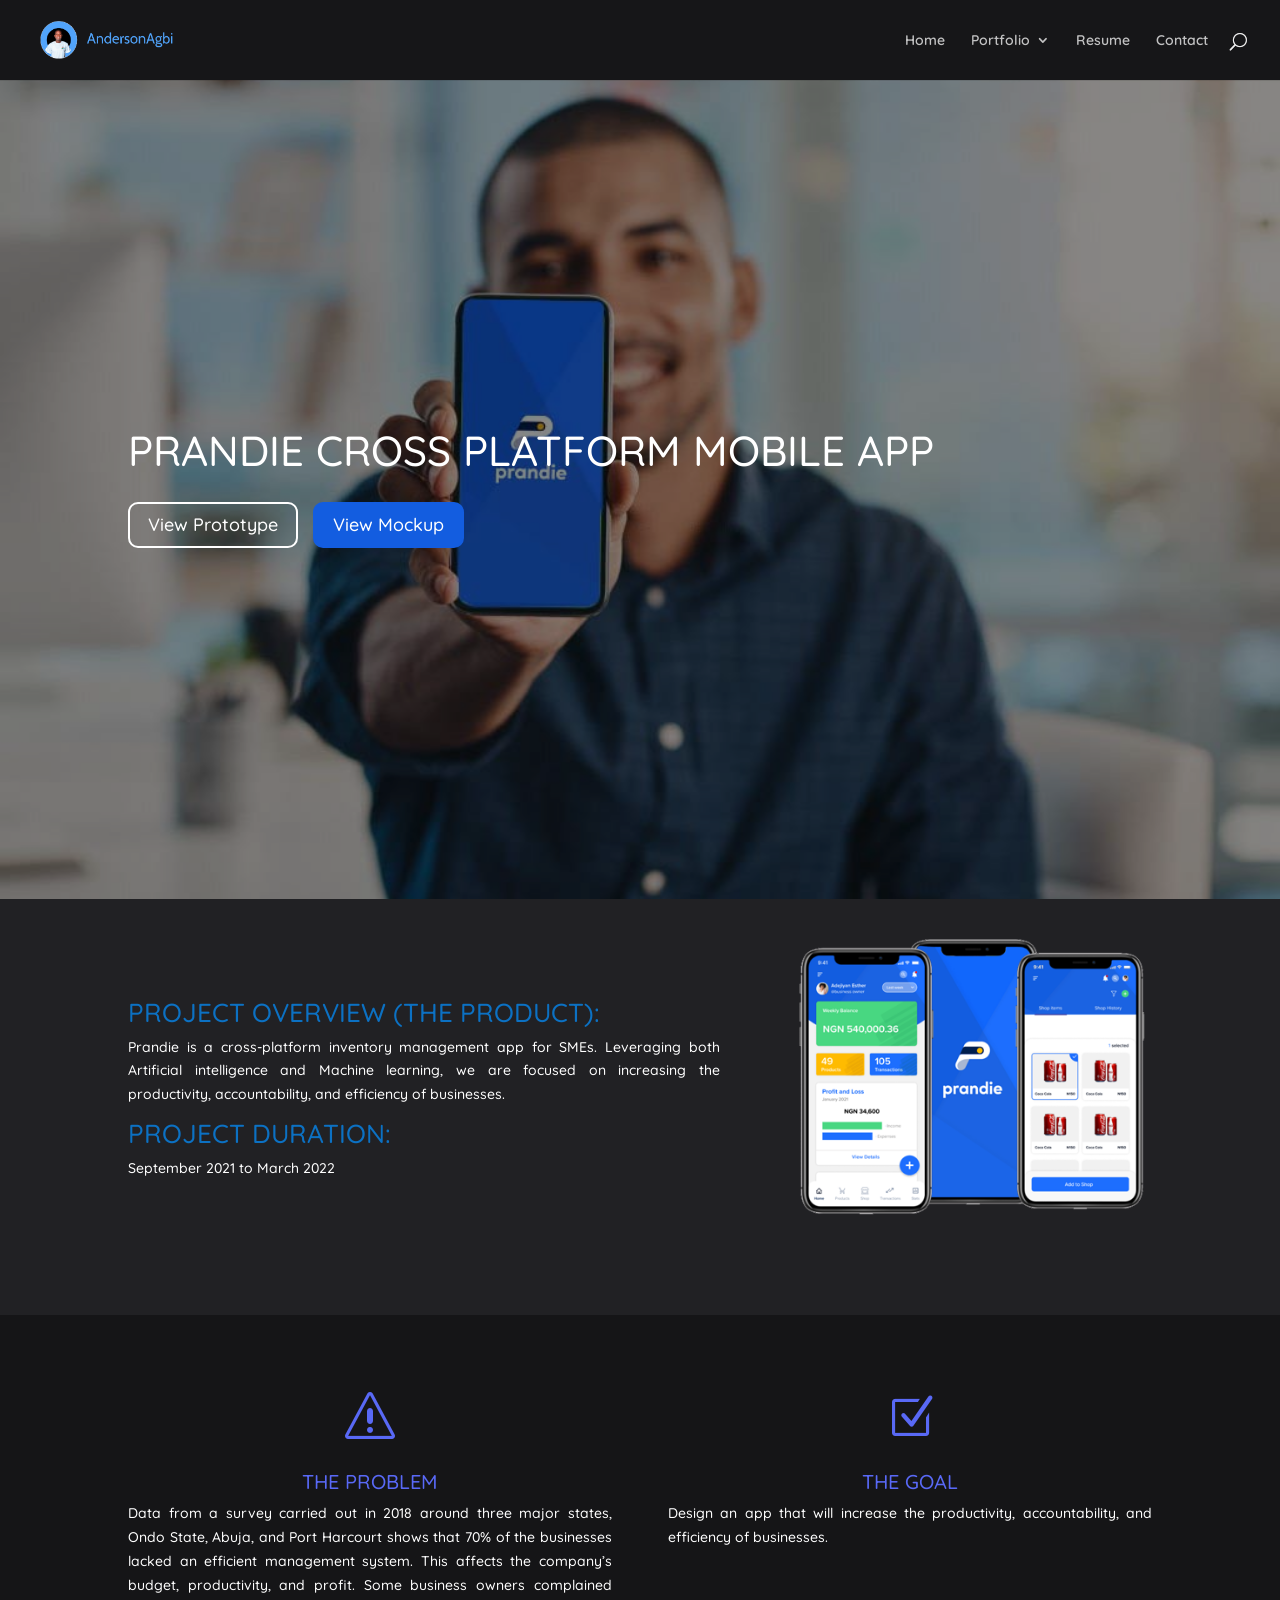
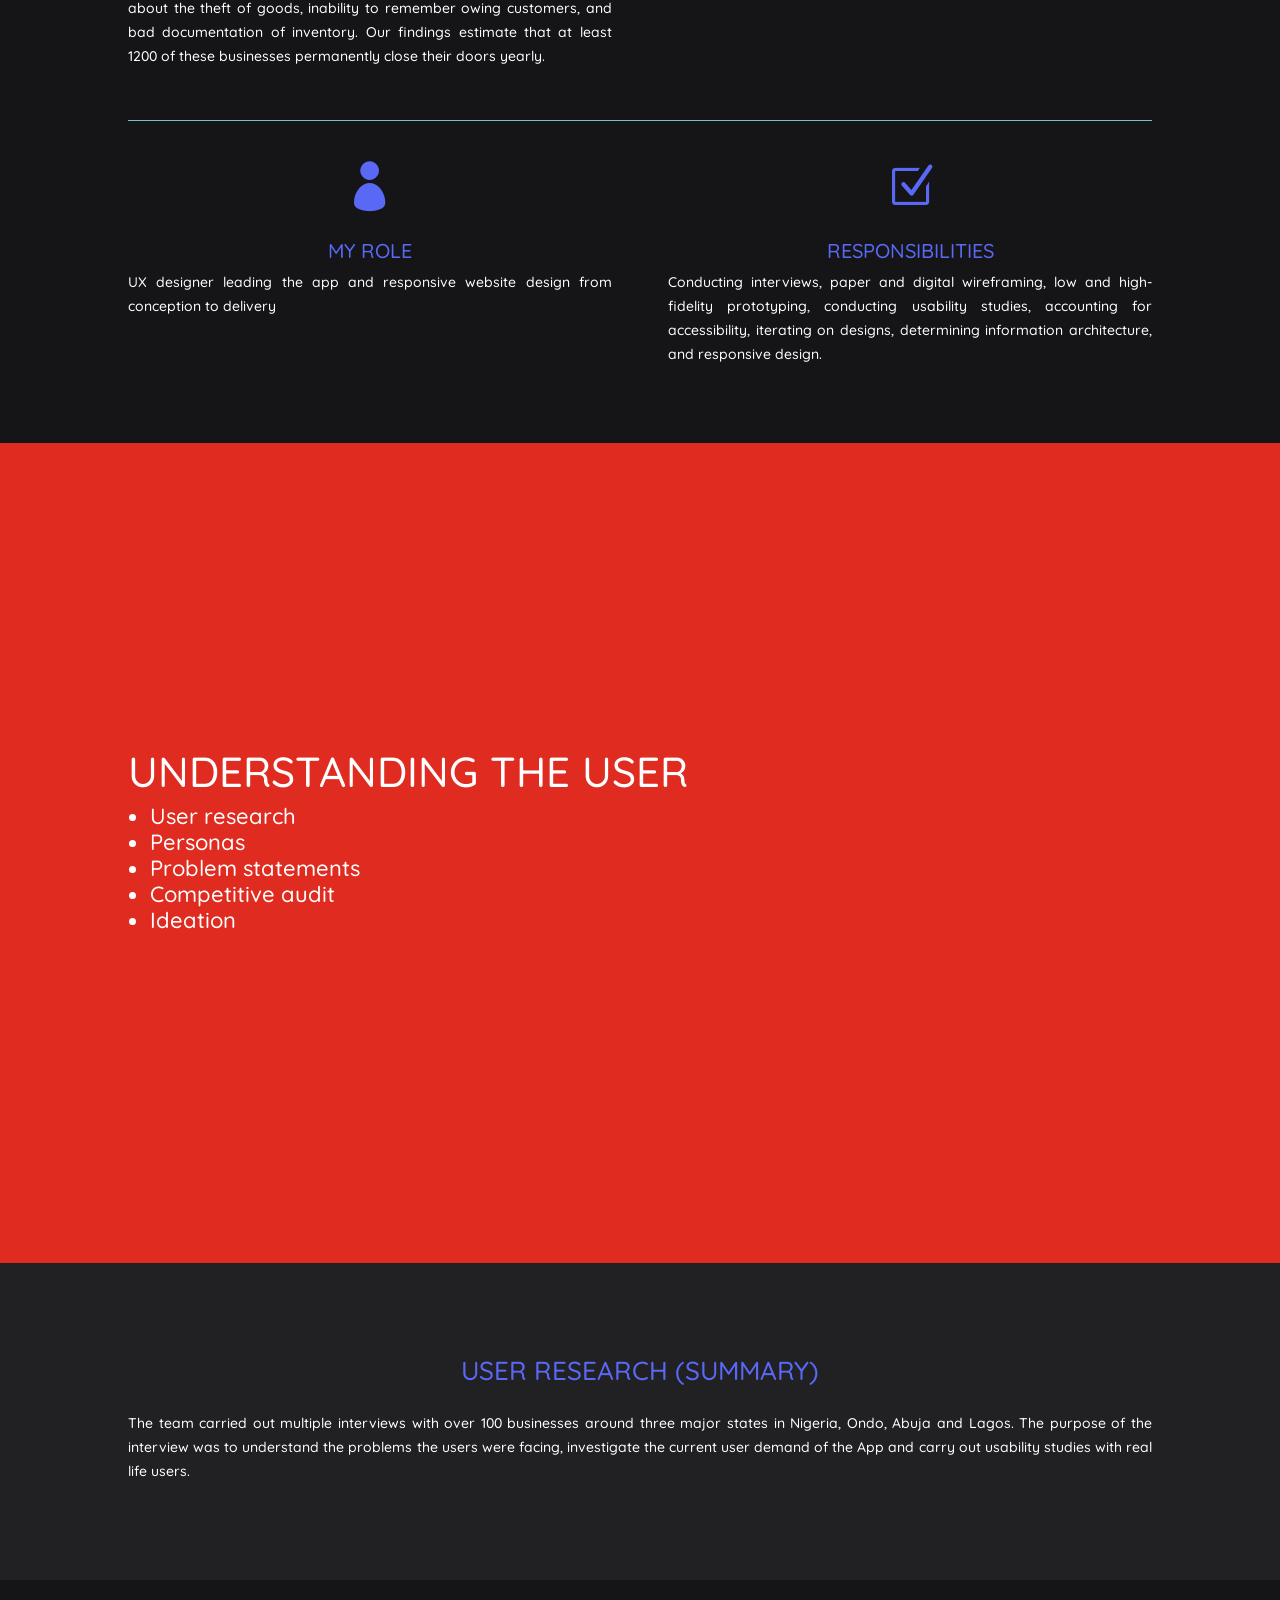
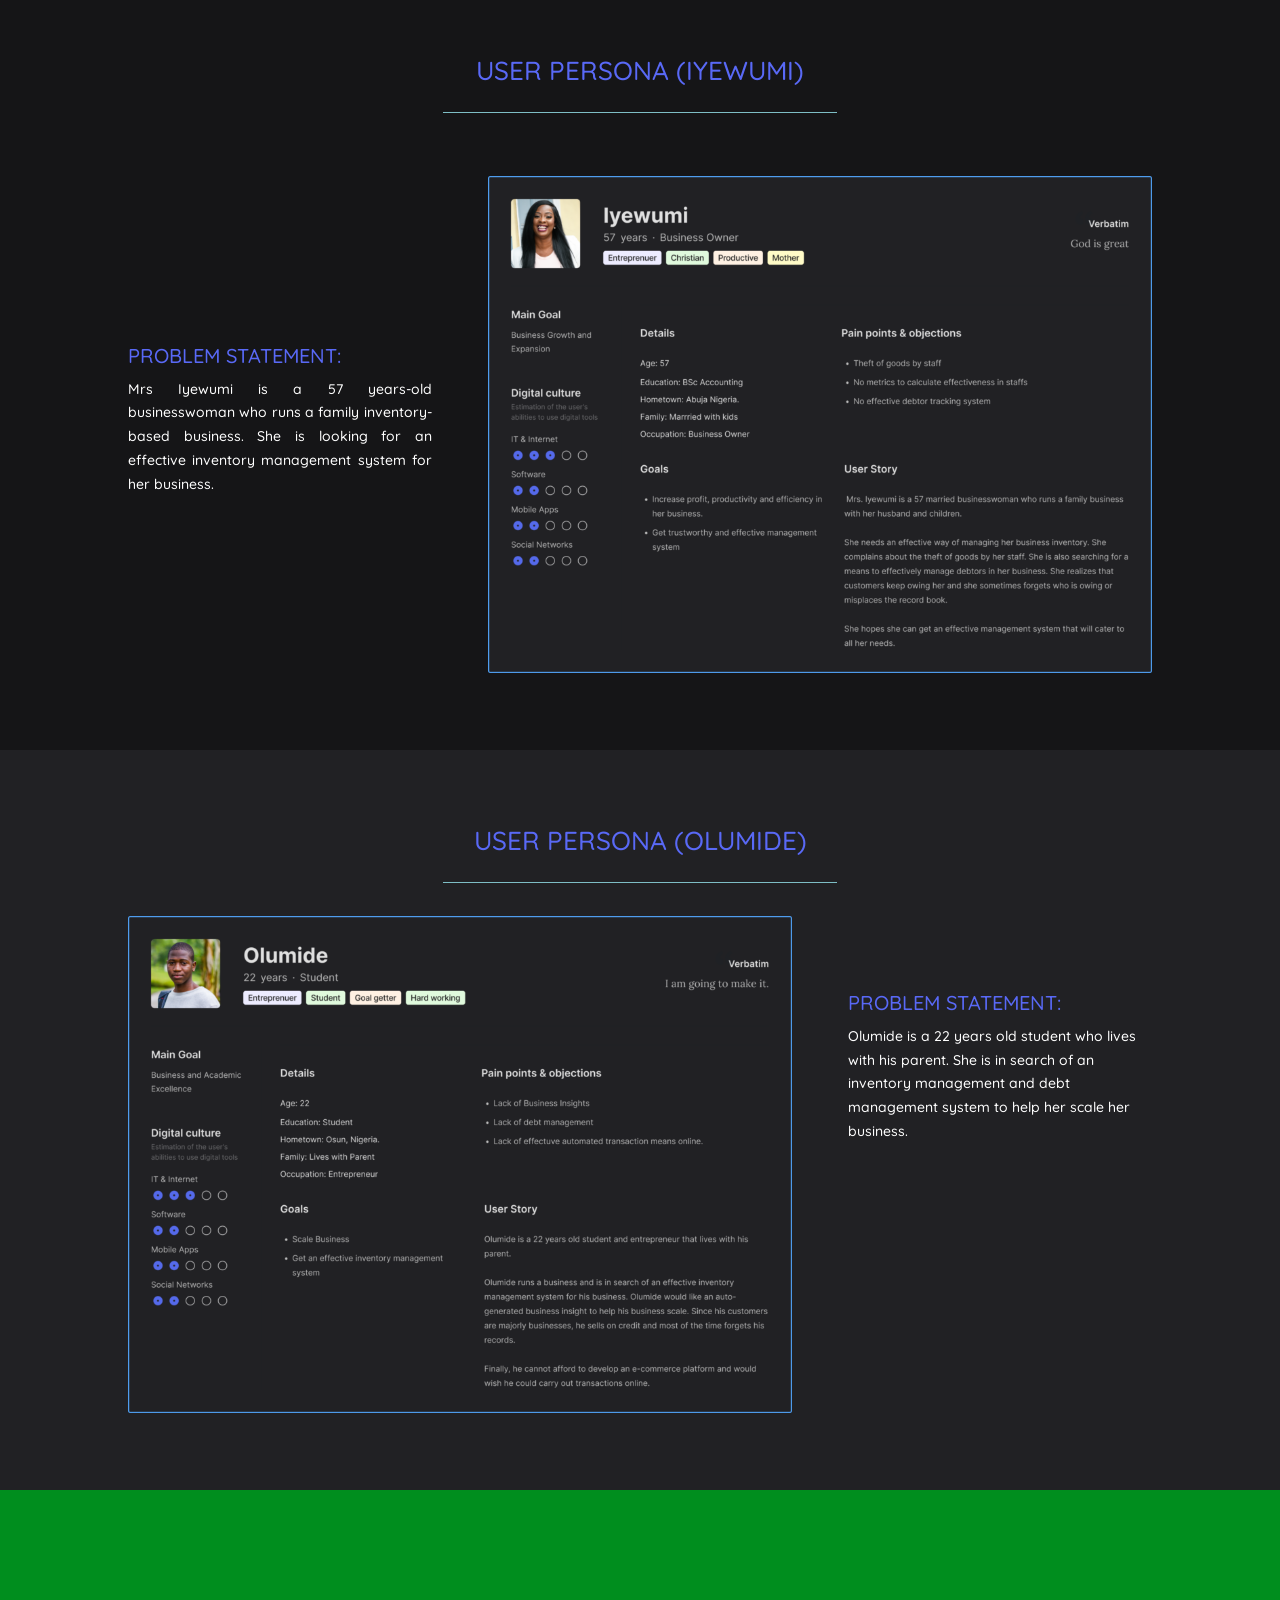
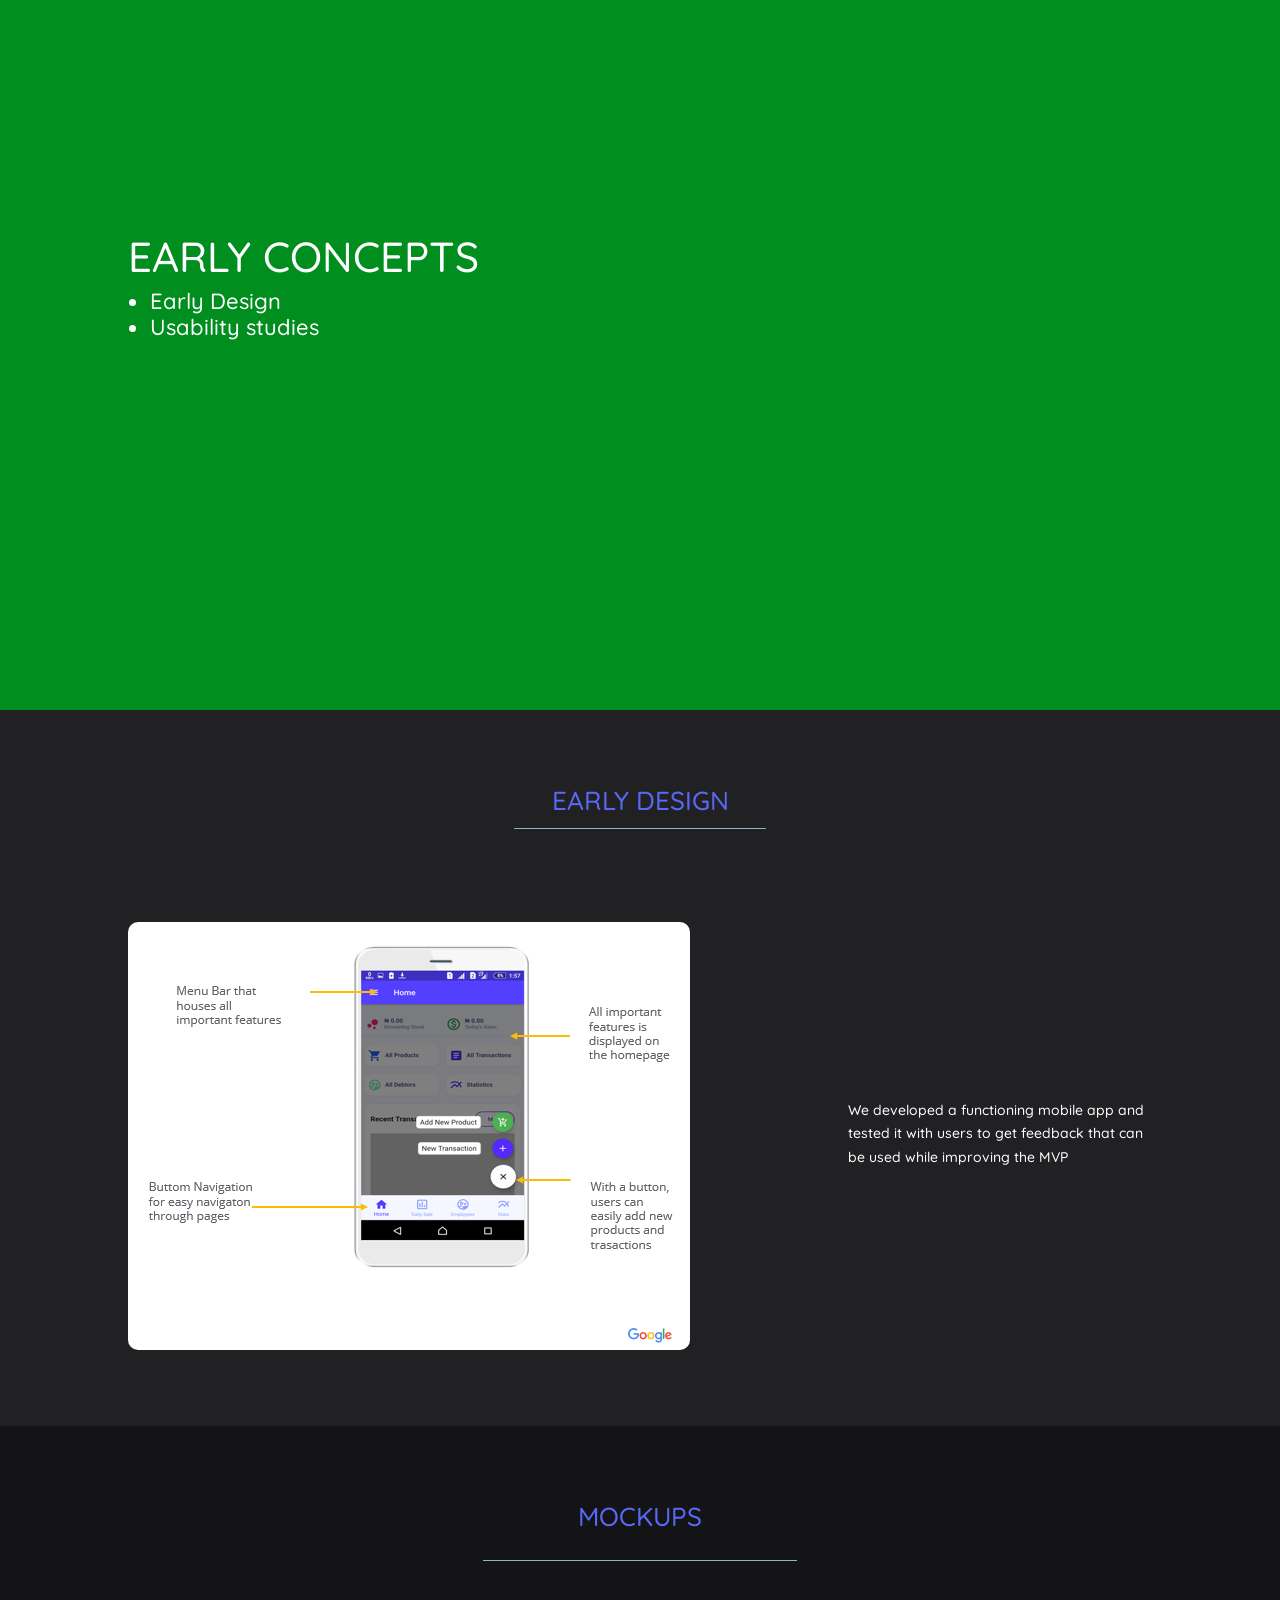
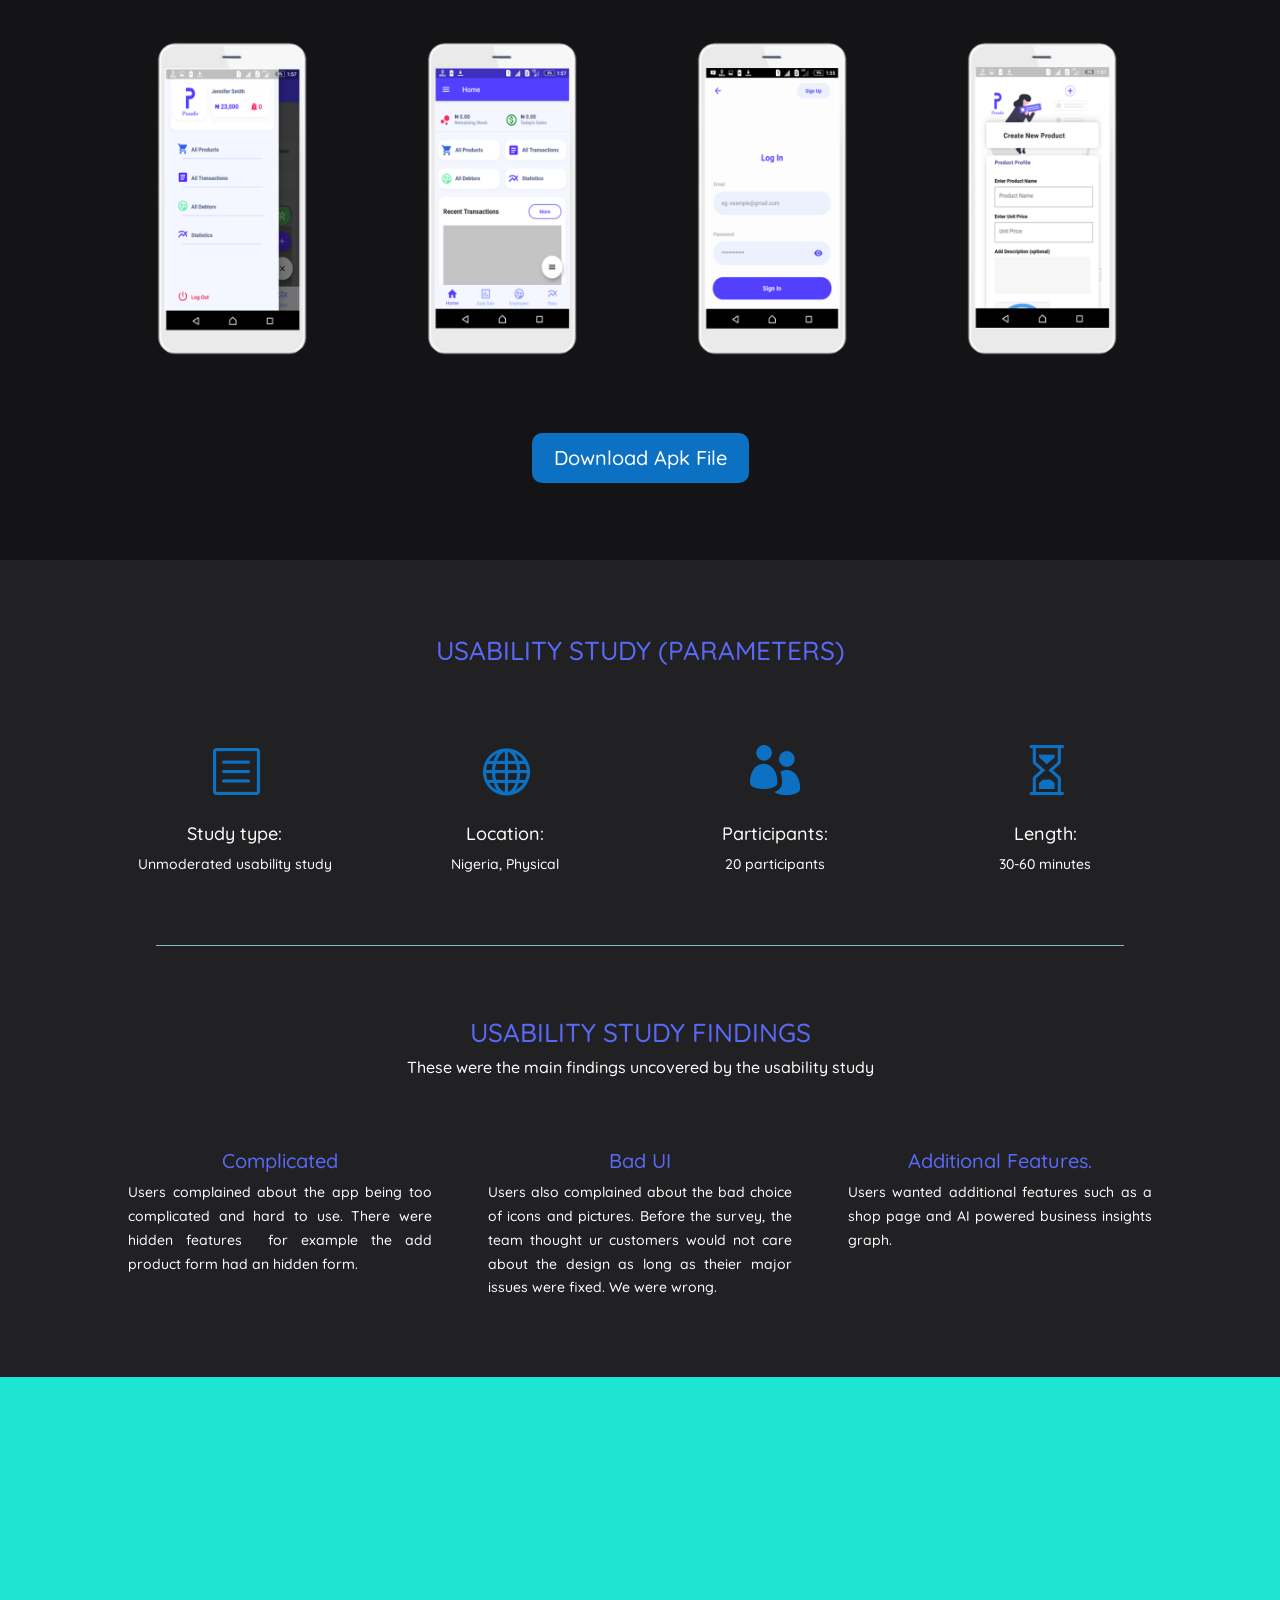
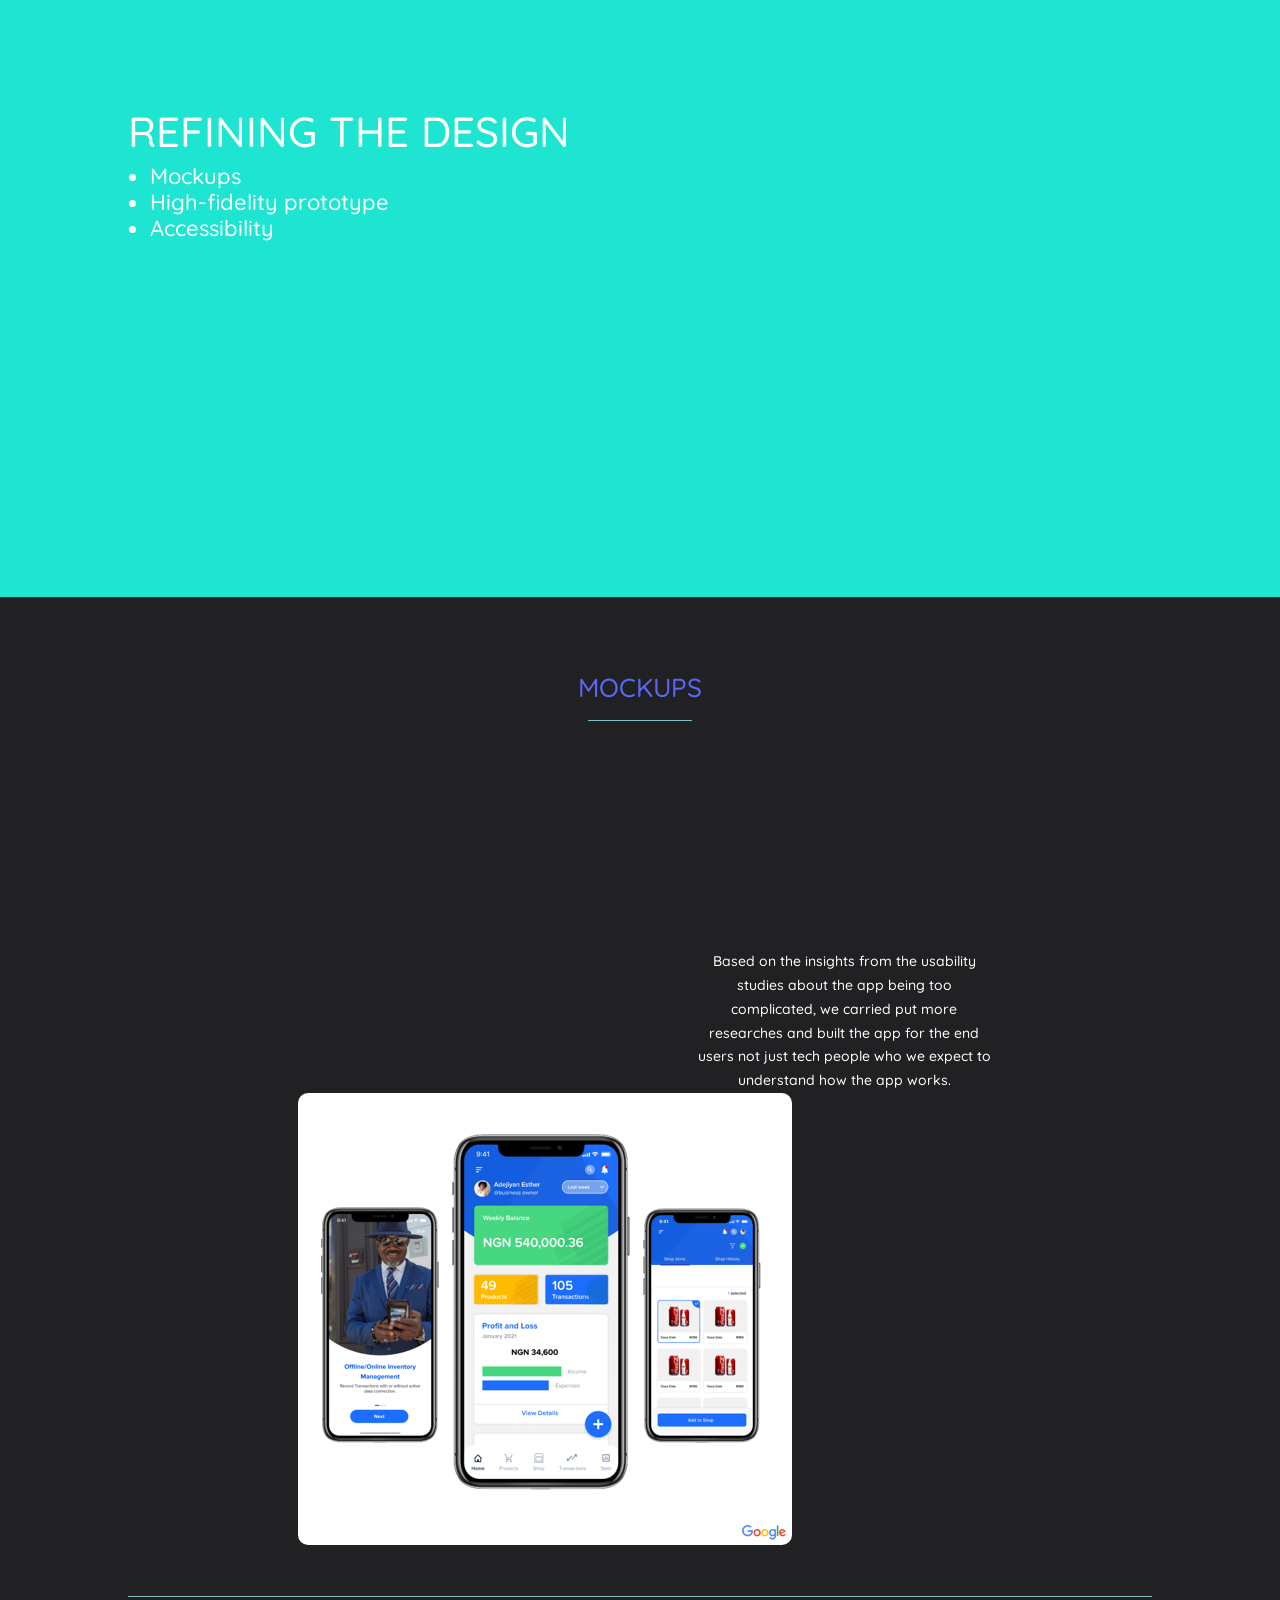
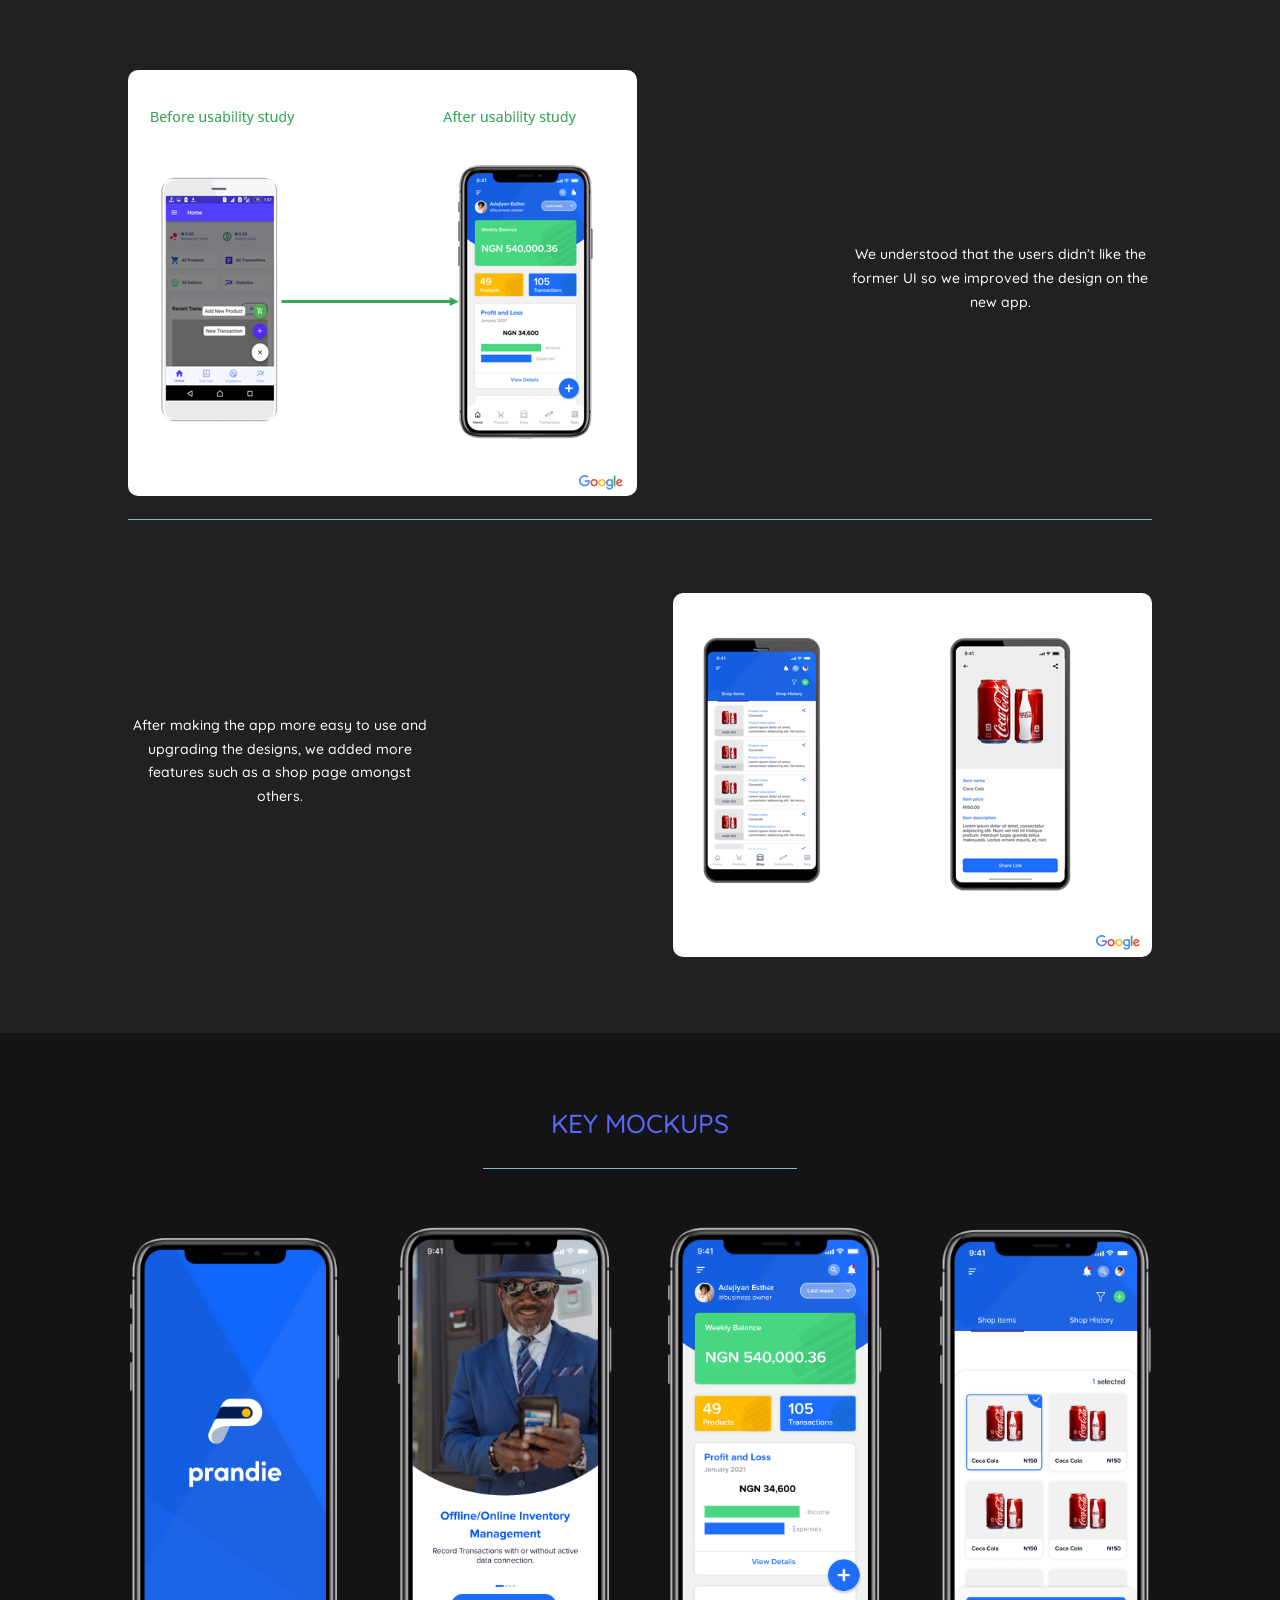
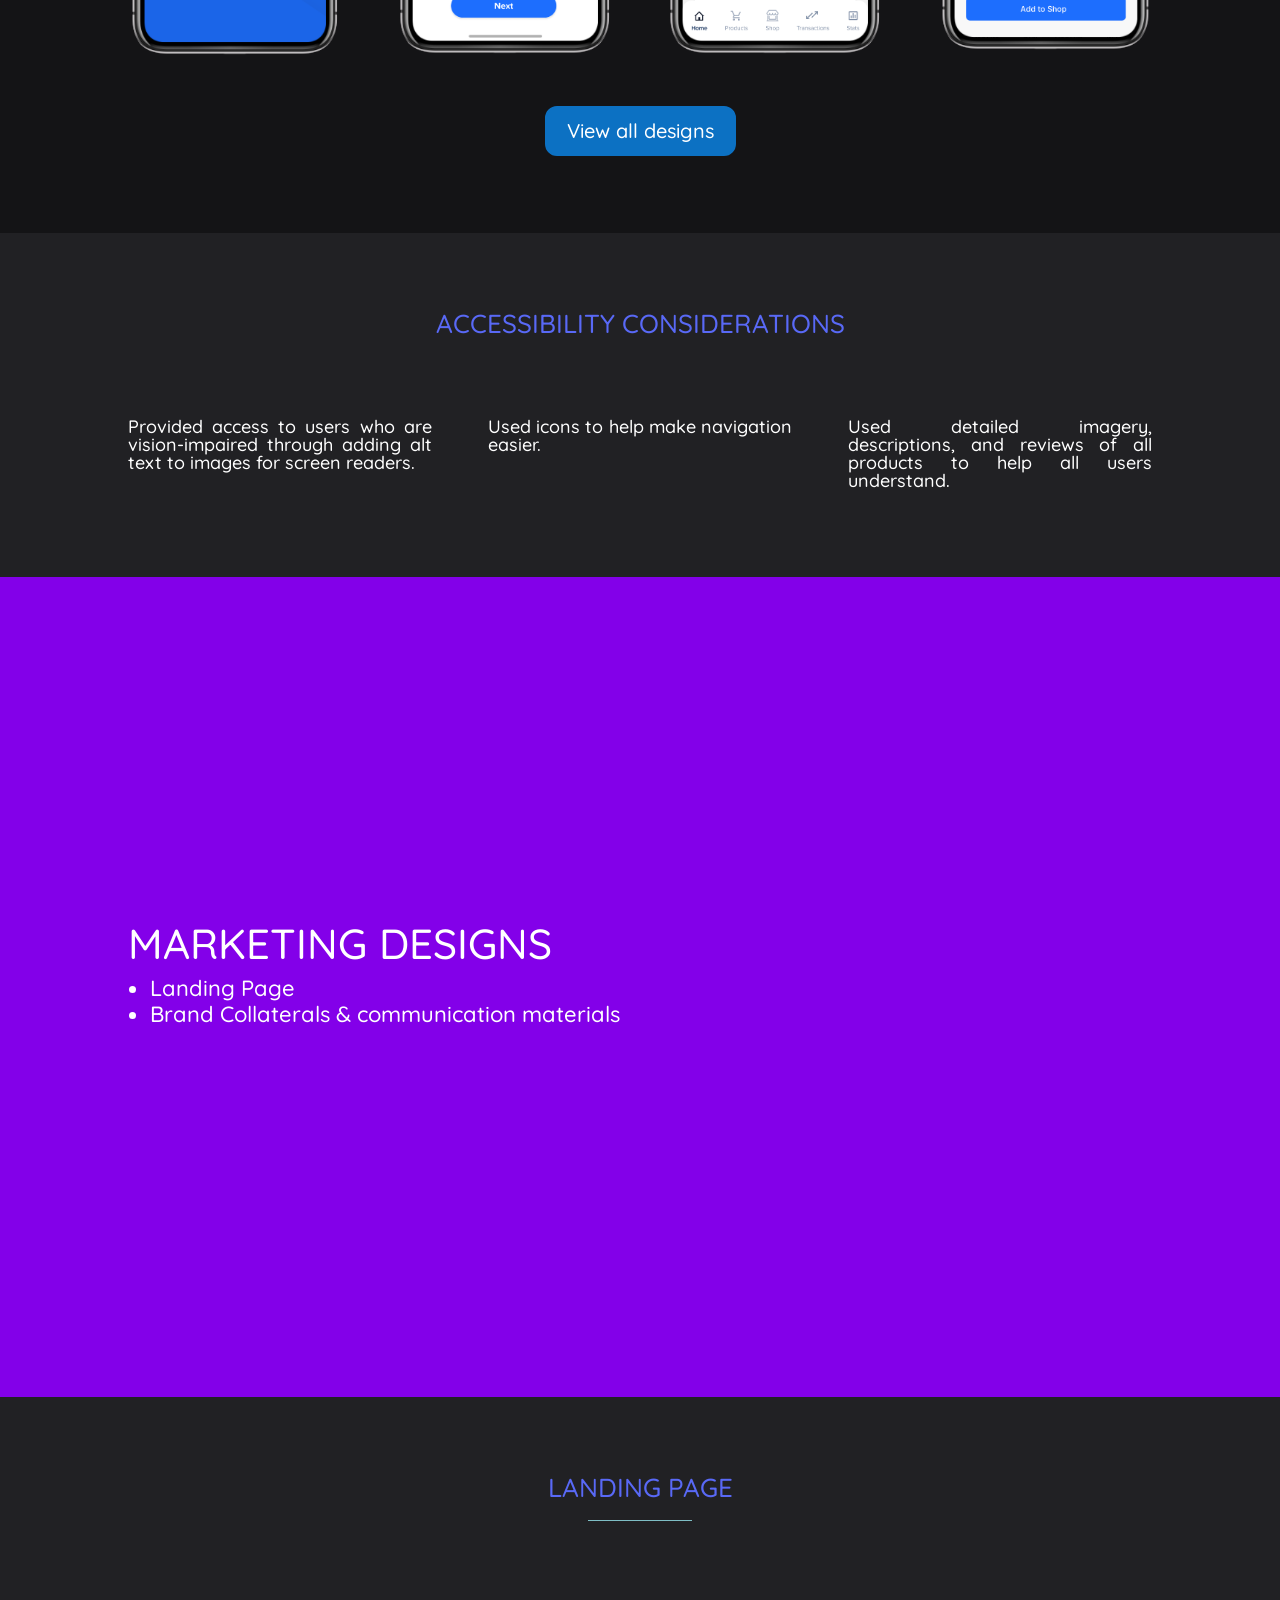
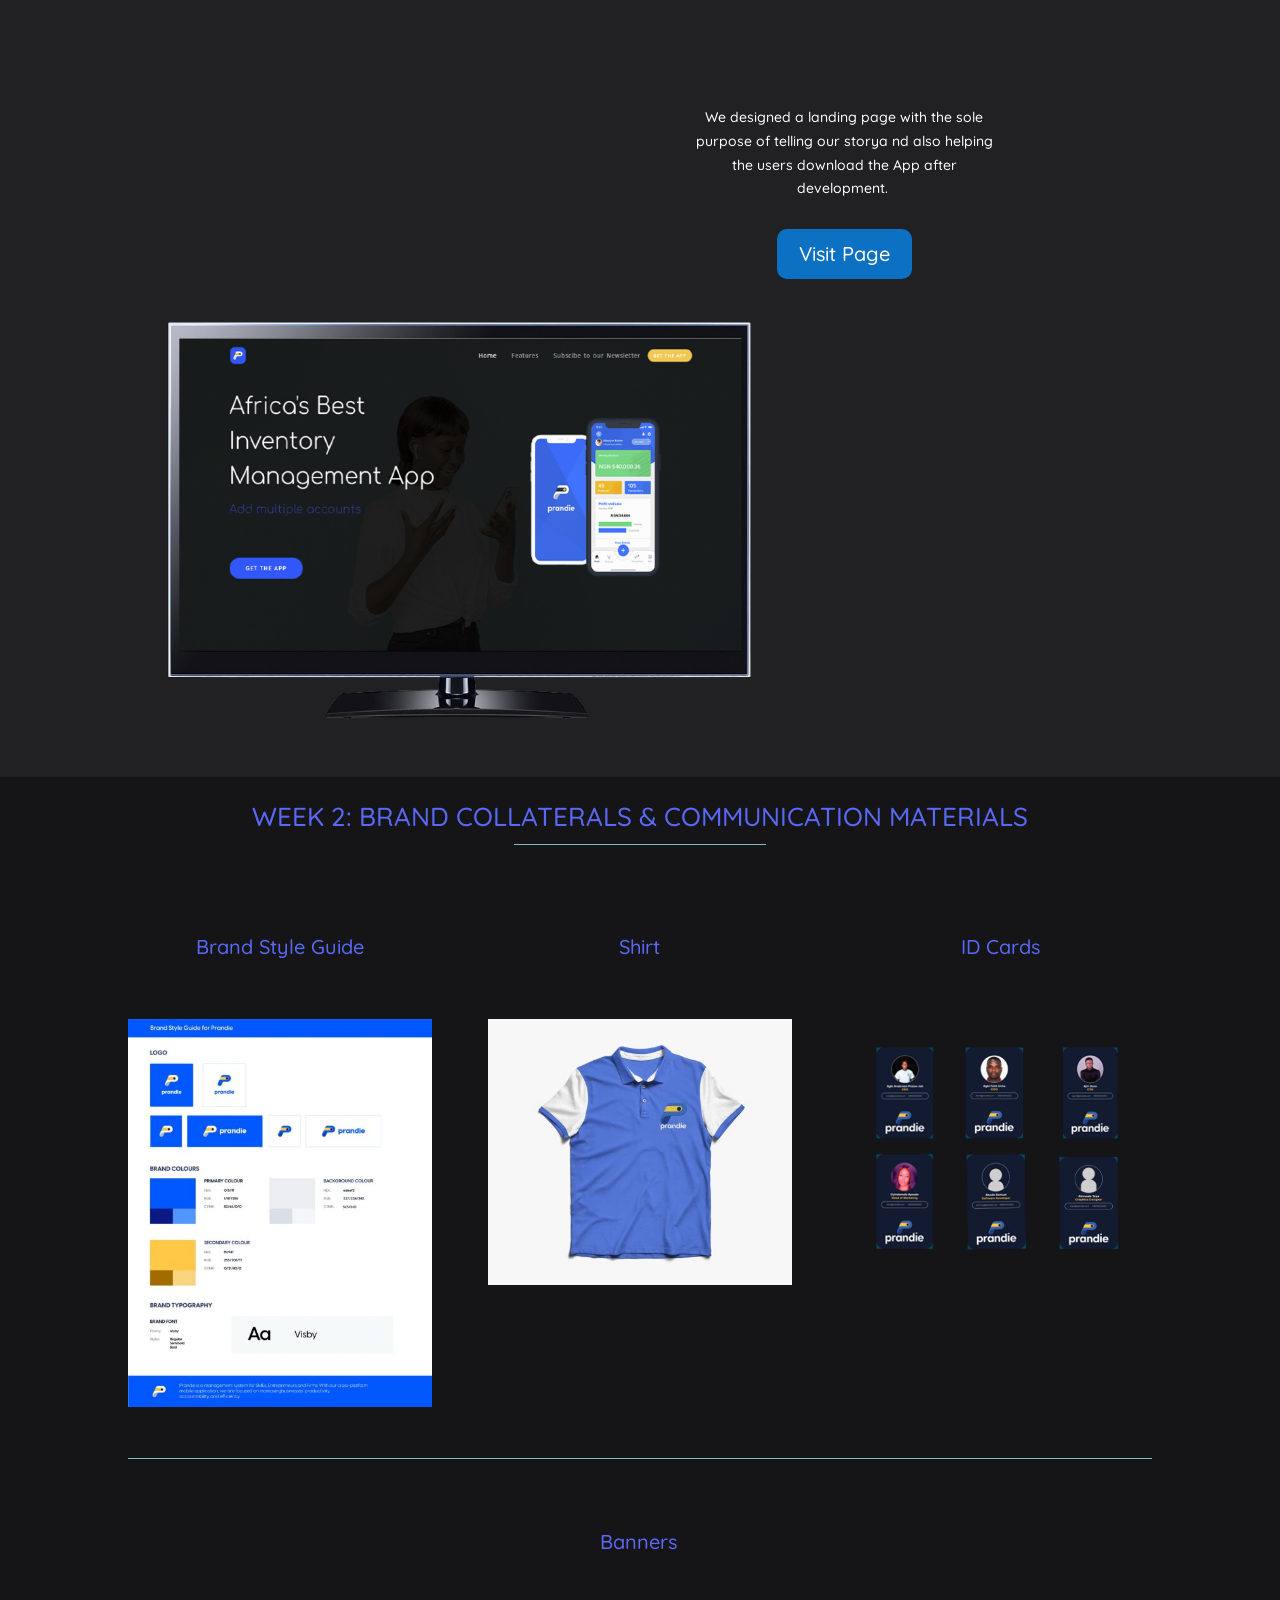
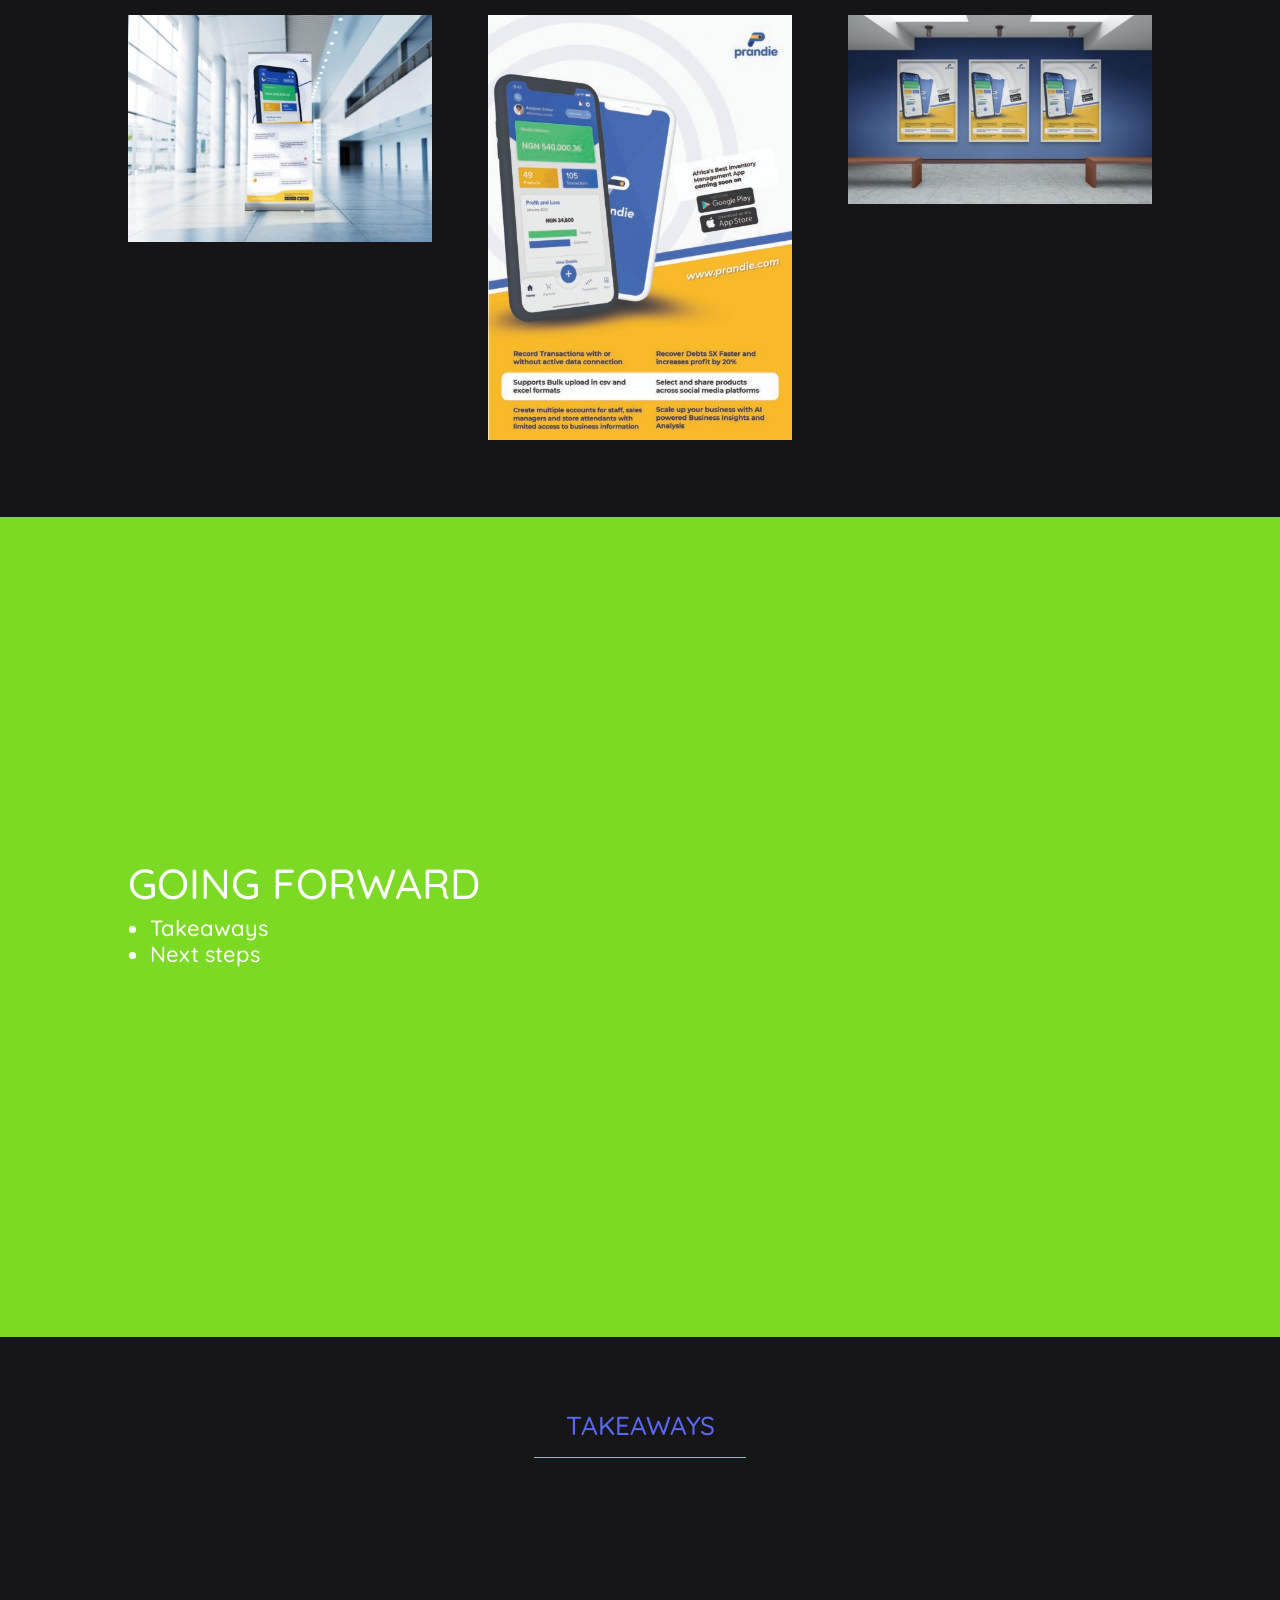
<file: Prandie-Cross-Platform-App/index.html>
<!DOCTYPE html>
<html lang="en-US">
<head>
	<meta charset="UTF-8" />
<meta http-equiv="X-UA-Compatible" content="IE=edge">
	<script type="text/javascript">
		document.documentElement.className = 'js';
	</script>

	<title>Prandie Cross-platform Mobile App | Anderson Agbi</title>
<style id="wp-img-auto-sizes-contain-inline-css">
img:is([sizes=auto i],[sizes^="auto," i]){contain-intrinsic-size:3000px 1500px}
/*# sourceURL=wp-img-auto-sizes-contain-inline-css */
</style>


<style id="global-styles-inline-css">
:root{--wp--preset--aspect-ratio--square: 1;--wp--preset--aspect-ratio--4-3: 4/3;--wp--preset--aspect-ratio--3-4: 3/4;--wp--preset--aspect-ratio--3-2: 3/2;--wp--preset--aspect-ratio--2-3: 2/3;--wp--preset--aspect-ratio--16-9: 16/9;--wp--preset--aspect-ratio--9-16: 9/16;--wp--preset--color--black: #000000;--wp--preset--color--cyan-bluish-gray: #abb8c3;--wp--preset--color--white: #ffffff;--wp--preset--color--pale-pink: #f78da7;--wp--preset--color--vivid-red: #cf2e2e;--wp--preset--color--luminous-vivid-orange: #ff6900;--wp--preset--color--luminous-vivid-amber: #fcb900;--wp--preset--color--light-green-cyan: #7bdcb5;--wp--preset--color--vivid-green-cyan: #00d084;--wp--preset--color--pale-cyan-blue: #8ed1fc;--wp--preset--color--vivid-cyan-blue: #0693e3;--wp--preset--color--vivid-purple: #9b51e0;--wp--preset--gradient--vivid-cyan-blue-to-vivid-purple: linear-gradient(135deg,rgb(6,147,227) 0%,rgb(155,81,224) 100%);--wp--preset--gradient--light-green-cyan-to-vivid-green-cyan: linear-gradient(135deg,rgb(122,220,180) 0%,rgb(0,208,130) 100%);--wp--preset--gradient--luminous-vivid-amber-to-luminous-vivid-orange: linear-gradient(135deg,rgb(252,185,0) 0%,rgb(255,105,0) 100%);--wp--preset--gradient--luminous-vivid-orange-to-vivid-red: linear-gradient(135deg,rgb(255,105,0) 0%,rgb(207,46,46) 100%);--wp--preset--gradient--very-light-gray-to-cyan-bluish-gray: linear-gradient(135deg,rgb(238,238,238) 0%,rgb(169,184,195) 100%);--wp--preset--gradient--cool-to-warm-spectrum: linear-gradient(135deg,rgb(74,234,220) 0%,rgb(151,120,209) 20%,rgb(207,42,186) 40%,rgb(238,44,130) 60%,rgb(251,105,98) 80%,rgb(254,248,76) 100%);--wp--preset--gradient--blush-light-purple: linear-gradient(135deg,rgb(255,206,236) 0%,rgb(152,150,240) 100%);--wp--preset--gradient--blush-bordeaux: linear-gradient(135deg,rgb(254,205,165) 0%,rgb(254,45,45) 50%,rgb(107,0,62) 100%);--wp--preset--gradient--luminous-dusk: linear-gradient(135deg,rgb(255,203,112) 0%,rgb(199,81,192) 50%,rgb(65,88,208) 100%);--wp--preset--gradient--pale-ocean: linear-gradient(135deg,rgb(255,245,203) 0%,rgb(182,227,212) 50%,rgb(51,167,181) 100%);--wp--preset--gradient--electric-grass: linear-gradient(135deg,rgb(202,248,128) 0%,rgb(113,206,126) 100%);--wp--preset--gradient--midnight: linear-gradient(135deg,rgb(2,3,129) 0%,rgb(40,116,252) 100%);--wp--preset--font-size--small: 13px;--wp--preset--font-size--medium: 20px;--wp--preset--font-size--large: 36px;--wp--preset--font-size--x-large: 42px;--wp--preset--spacing--20: 0.44rem;--wp--preset--spacing--30: 0.67rem;--wp--preset--spacing--40: 1rem;--wp--preset--spacing--50: 1.5rem;--wp--preset--spacing--60: 2.25rem;--wp--preset--spacing--70: 3.38rem;--wp--preset--spacing--80: 5.06rem;--wp--preset--shadow--natural: 6px 6px 9px rgba(0, 0, 0, 0.2);--wp--preset--shadow--deep: 12px 12px 50px rgba(0, 0, 0, 0.4);--wp--preset--shadow--sharp: 6px 6px 0px rgba(0, 0, 0, 0.2);--wp--preset--shadow--outlined: 6px 6px 0px -3px rgb(255, 255, 255), 6px 6px rgb(0, 0, 0);--wp--preset--shadow--crisp: 6px 6px 0px rgb(0, 0, 0);}.wp-block-button{--wp--preset--dimension--25: 25%;--wp--preset--dimension--50: 50%;--wp--preset--dimension--75: 75%;--wp--preset--dimension--100: 100%;}:root { --wp--style--global--content-size: 823px;--wp--style--global--wide-size: 1080px; }:where(body) { margin: 0; }.wp-site-blocks > .alignleft { float: left; margin-right: 2em; }.wp-site-blocks > .alignright { float: right; margin-left: 2em; }.wp-site-blocks > .aligncenter { justify-content: center; margin-left: auto; margin-right: auto; }:where(.is-layout-flex){gap: 0.5em;}:where(.is-layout-grid){gap: 0.5em;}.is-layout-flow > .alignleft{float: left;margin-inline-start: 0;margin-inline-end: 2em;}.is-layout-flow > .alignright{float: right;margin-inline-start: 2em;margin-inline-end: 0;}.is-layout-flow > .aligncenter{margin-left: auto !important;margin-right: auto !important;}.is-layout-constrained > .alignleft{float: left;margin-inline-start: 0;margin-inline-end: 2em;}.is-layout-constrained > .alignright{float: right;margin-inline-start: 2em;margin-inline-end: 0;}.is-layout-constrained > .aligncenter{margin-left: auto !important;margin-right: auto !important;}.is-layout-constrained > :where(:not(.alignleft):not(.alignright):not(.alignfull)){max-width: var(--wp--style--global--content-size);margin-left: auto !important;margin-right: auto !important;}.is-layout-constrained > .alignwide{max-width: var(--wp--style--global--wide-size);}body .is-layout-flex{display: flex;}.is-layout-flex{flex-wrap: wrap;align-items: center;}.is-layout-flex > :is(*, div){margin: 0;}body .is-layout-grid{display: grid;}.is-layout-grid > :is(*, div){margin: 0;}body{padding-top: 0px;padding-right: 0px;padding-bottom: 0px;padding-left: 0px;}:root :where(.wp-element-button, .wp-block-button__link){background-color: #32373c;border-width: 0;color: #fff;font-family: inherit;font-size: inherit;font-style: inherit;font-weight: inherit;letter-spacing: inherit;line-height: inherit;padding-top: calc(0.667em + 2px);padding-right: calc(1.333em + 2px);padding-bottom: calc(0.667em + 2px);padding-left: calc(1.333em + 2px);text-decoration: none;text-transform: inherit;}.has-black-color{color: var(--wp--preset--color--black) !important;}.has-cyan-bluish-gray-color{color: var(--wp--preset--color--cyan-bluish-gray) !important;}.has-white-color{color: var(--wp--preset--color--white) !important;}.has-pale-pink-color{color: var(--wp--preset--color--pale-pink) !important;}.has-vivid-red-color{color: var(--wp--preset--color--vivid-red) !important;}.has-luminous-vivid-orange-color{color: var(--wp--preset--color--luminous-vivid-orange) !important;}.has-luminous-vivid-amber-color{color: var(--wp--preset--color--luminous-vivid-amber) !important;}.has-light-green-cyan-color{color: var(--wp--preset--color--light-green-cyan) !important;}.has-vivid-green-cyan-color{color: var(--wp--preset--color--vivid-green-cyan) !important;}.has-pale-cyan-blue-color{color: var(--wp--preset--color--pale-cyan-blue) !important;}.has-vivid-cyan-blue-color{color: var(--wp--preset--color--vivid-cyan-blue) !important;}.has-vivid-purple-color{color: var(--wp--preset--color--vivid-purple) !important;}.has-black-background-color{background-color: var(--wp--preset--color--black) !important;}.has-cyan-bluish-gray-background-color{background-color: var(--wp--preset--color--cyan-bluish-gray) !important;}.has-white-background-color{background-color: var(--wp--preset--color--white) !important;}.has-pale-pink-background-color{background-color: var(--wp--preset--color--pale-pink) !important;}.has-vivid-red-background-color{background-color: var(--wp--preset--color--vivid-red) !important;}.has-luminous-vivid-orange-background-color{background-color: var(--wp--preset--color--luminous-vivid-orange) !important;}.has-luminous-vivid-amber-background-color{background-color: var(--wp--preset--color--luminous-vivid-amber) !important;}.has-light-green-cyan-background-color{background-color: var(--wp--preset--color--light-green-cyan) !important;}.has-vivid-green-cyan-background-color{background-color: var(--wp--preset--color--vivid-green-cyan) !important;}.has-pale-cyan-blue-background-color{background-color: var(--wp--preset--color--pale-cyan-blue) !important;}.has-vivid-cyan-blue-background-color{background-color: var(--wp--preset--color--vivid-cyan-blue) !important;}.has-vivid-purple-background-color{background-color: var(--wp--preset--color--vivid-purple) !important;}.has-black-border-color{border-color: var(--wp--preset--color--black) !important;}.has-cyan-bluish-gray-border-color{border-color: var(--wp--preset--color--cyan-bluish-gray) !important;}.has-white-border-color{border-color: var(--wp--preset--color--white) !important;}.has-pale-pink-border-color{border-color: var(--wp--preset--color--pale-pink) !important;}.has-vivid-red-border-color{border-color: var(--wp--preset--color--vivid-red) !important;}.has-luminous-vivid-orange-border-color{border-color: var(--wp--preset--color--luminous-vivid-orange) !important;}.has-luminous-vivid-amber-border-color{border-color: var(--wp--preset--color--luminous-vivid-amber) !important;}.has-light-green-cyan-border-color{border-color: var(--wp--preset--color--light-green-cyan) !important;}.has-vivid-green-cyan-border-color{border-color: var(--wp--preset--color--vivid-green-cyan) !important;}.has-pale-cyan-blue-border-color{border-color: var(--wp--preset--color--pale-cyan-blue) !important;}.has-vivid-cyan-blue-border-color{border-color: var(--wp--preset--color--vivid-cyan-blue) !important;}.has-vivid-purple-border-color{border-color: var(--wp--preset--color--vivid-purple) !important;}.has-vivid-cyan-blue-to-vivid-purple-gradient-background{background: var(--wp--preset--gradient--vivid-cyan-blue-to-vivid-purple) !important;}.has-light-green-cyan-to-vivid-green-cyan-gradient-background{background: var(--wp--preset--gradient--light-green-cyan-to-vivid-green-cyan) !important;}.has-luminous-vivid-amber-to-luminous-vivid-orange-gradient-background{background: var(--wp--preset--gradient--luminous-vivid-amber-to-luminous-vivid-orange) !important;}.has-luminous-vivid-orange-to-vivid-red-gradient-background{background: var(--wp--preset--gradient--luminous-vivid-orange-to-vivid-red) !important;}.has-very-light-gray-to-cyan-bluish-gray-gradient-background{background: var(--wp--preset--gradient--very-light-gray-to-cyan-bluish-gray) !important;}.has-cool-to-warm-spectrum-gradient-background{background: var(--wp--preset--gradient--cool-to-warm-spectrum) !important;}.has-blush-light-purple-gradient-background{background: var(--wp--preset--gradient--blush-light-purple) !important;}.has-blush-bordeaux-gradient-background{background: var(--wp--preset--gradient--blush-bordeaux) !important;}.has-luminous-dusk-gradient-background{background: var(--wp--preset--gradient--luminous-dusk) !important;}.has-pale-ocean-gradient-background{background: var(--wp--preset--gradient--pale-ocean) !important;}.has-electric-grass-gradient-background{background: var(--wp--preset--gradient--electric-grass) !important;}.has-midnight-gradient-background{background: var(--wp--preset--gradient--midnight) !important;}.has-small-font-size{font-size: var(--wp--preset--font-size--small) !important;}.has-medium-font-size{font-size: var(--wp--preset--font-size--medium) !important;}.has-large-font-size{font-size: var(--wp--preset--font-size--large) !important;}.has-x-large-font-size{font-size: var(--wp--preset--font-size--x-large) !important;}
/*# sourceURL=global-styles-inline-css */
</style>

<style id="divi-style-inline-inline-css">
/*!
Theme Name: Divi
Theme URI: http://www.elegantthemes.com/gallery/divi/
Version: 4.23.1
Description: Smart. Flexible. Beautiful. Divi is the most powerful theme in our collection.
Author: Elegant Themes
Author URI: http://www.elegantthemes.com
License: GNU General Public License v2
License URI: http://www.gnu.org/licenses/gpl-2.0.html
*/

a,abbr,acronym,address,applet,b,big,blockquote,body,center,cite,code,dd,del,dfn,div,dl,dt,em,fieldset,font,form,h1,h2,h3,h4,h5,h6,html,i,iframe,img,ins,kbd,label,legend,li,object,ol,p,pre,q,s,samp,small,span,strike,strong,sub,sup,tt,u,ul,var{margin:0;padding:0;border:0;outline:0;font-size:100%;-ms-text-size-adjust:100%;-webkit-text-size-adjust:100%;vertical-align:baseline;background:transparent}body{line-height:1}ol,ul{list-style:none}blockquote,q{quotes:none}blockquote:after,blockquote:before,q:after,q:before{content:"";content:none}blockquote{margin:20px 0 30px;border-left:5px solid;padding-left:20px}:focus{outline:0}del{text-decoration:line-through}pre{overflow:auto;padding:10px}figure{margin:0}table{border-collapse:collapse;border-spacing:0}article,aside,footer,header,hgroup,nav,section{display:block}body{font-family:Open Sans,Arial,sans-serif;font-size:14px;color:#666;background-color:#fff;line-height:1.7em;font-weight:500;-webkit-font-smoothing:antialiased;-moz-osx-font-smoothing:grayscale}body.page-template-page-template-blank-php #page-container{padding-top:0!important}body.et_cover_background{background-size:cover!important;background-position:top!important;background-repeat:no-repeat!important;background-attachment:fixed}a{color:#2ea3f2}a,a:hover{text-decoration:none}p{padding-bottom:1em}p:not(.has-background):last-of-type{padding-bottom:0}p.et_normal_padding{padding-bottom:1em}strong{font-weight:700}cite,em,i{font-style:italic}code,pre{font-family:Courier New,monospace;margin-bottom:10px}ins{text-decoration:none}sub,sup{height:0;line-height:1;position:relative;vertical-align:baseline}sup{bottom:.8em}sub{top:.3em}dl{margin:0 0 1.5em}dl dt{font-weight:700}dd{margin-left:1.5em}blockquote p{padding-bottom:0}embed,iframe,object,video{max-width:100%}h1,h2,h3,h4,h5,h6{color:#333;padding-bottom:10px;line-height:1em;font-weight:500}h1 a,h2 a,h3 a,h4 a,h5 a,h6 a{color:inherit}h1{font-size:30px}h2{font-size:26px}h3{font-size:22px}h4{font-size:18px}h5{font-size:16px}h6{font-size:14px}input{-webkit-appearance:none}input[type=checkbox]{-webkit-appearance:checkbox}input[type=radio]{-webkit-appearance:radio}input.text,input.title,input[type=email],input[type=password],input[type=tel],input[type=text],select,textarea{background-color:#fff;border:1px solid #bbb;padding:2px;color:#4e4e4e}input.text:focus,input.title:focus,input[type=text]:focus,select:focus,textarea:focus{border-color:#2d3940;color:#3e3e3e}input.text,input.title,input[type=text],select,textarea{margin:0}textarea{padding:4px}button,input,select,textarea{font-family:inherit}img{max-width:100%;height:auto}.clear{clear:both}br.clear{margin:0;padding:0}.pagination{clear:both}#et_search_icon:hover,.et-social-icon a:hover,.et_password_protected_form .et_submit_button,.form-submit .et_pb_buttontton.alt.disabled,.nav-single a,.posted_in a{color:#2ea3f2}.et-search-form,blockquote{border-color:#2ea3f2}#main-content{background-color:#fff}.container{width:80%;max-width:1080px;margin:auto;position:relative}body:not(.et-tb) #main-content .container,body:not(.et-tb-has-header) #main-content .container{padding-top:58px}.et_full_width_page #main-content .container:before{display:none}.main_title{margin-bottom:20px}.et_password_protected_form .et_submit_button:hover,.form-submit .et_pb_button:hover{background:rgba(0,0,0,.05)}.et_button_icon_visible .et_pb_button{padding-right:2em;padding-left:.7em}.et_button_icon_visible .et_pb_button:after{opacity:1;margin-left:0}.et_button_left .et_pb_button:hover:after{left:.15em}.et_button_left .et_pb_button:after{margin-left:0;left:1em}.et_button_icon_visible.et_button_left .et_pb_button,.et_button_left .et_pb_button:hover,.et_button_left .et_pb_module .et_pb_button:hover{padding-left:2em;padding-right:.7em}.et_button_icon_visible.et_button_left .et_pb_button:after,.et_button_left .et_pb_button:hover:after{left:.15em}.et_password_protected_form .et_submit_button:hover,.form-submit .et_pb_button:hover{padding:.3em 1em}.et_button_no_icon .et_pb_button:after{display:none}.et_button_no_icon.et_button_icon_visible.et_button_left .et_pb_button,.et_button_no_icon.et_button_left .et_pb_button:hover,.et_button_no_icon .et_pb_button,.et_button_no_icon .et_pb_button:hover{padding:.3em 1em!important}.et_button_custom_icon .et_pb_button:after{line-height:1.7em}.et_button_custom_icon.et_button_icon_visible .et_pb_button:after,.et_button_custom_icon .et_pb_button:hover:after{margin-left:.3em}#left-area .post_format-post-format-gallery .wp-block-gallery:first-of-type{padding:0;margin-bottom:-16px}.entry-content table:not(.variations){border:1px solid #eee;margin:0 0 15px;text-align:left;width:100%}.entry-content thead th,.entry-content tr th{color:#555;font-weight:700;padding:9px 24px}.entry-content tr td{border-top:1px solid #eee;padding:6px 24px}#left-area ul,.entry-content ul,.et-l--body ul,.et-l--footer ul,.et-l--header ul{list-style-type:disc;padding:0 0 23px 1em;line-height:26px}#left-area ol,.entry-content ol,.et-l--body ol,.et-l--footer ol,.et-l--header ol{list-style-type:decimal;list-style-position:inside;padding:0 0 23px;line-height:26px}#left-area ul li ul,.entry-content ul li ol{padding:2px 0 2px 20px}#left-area ol li ul,.entry-content ol li ol,.et-l--body ol li ol,.et-l--footer ol li ol,.et-l--header ol li ol{padding:2px 0 2px 35px}#left-area ul.wp-block-gallery{display:-webkit-box;display:-ms-flexbox;display:flex;-ms-flex-wrap:wrap;flex-wrap:wrap;list-style-type:none;padding:0}#left-area ul.products{padding:0!important;line-height:1.7!important;list-style:none!important}.gallery-item a{display:block}.gallery-caption,.gallery-item a{width:90%}#wpadminbar{z-index:100001}#left-area .post-meta{font-size:14px;padding-bottom:15px}#left-area .post-meta a{text-decoration:none;color:#666}#left-area .et_featured_image{padding-bottom:7px}.single .post{padding-bottom:25px}body.single .et_audio_content{margin-bottom:-6px}.nav-single a{text-decoration:none;color:#2ea3f2;font-size:14px;font-weight:400}.nav-previous{float:left}.nav-next{float:right}.et_password_protected_form p input{background-color:#eee;border:none!important;width:100%!important;border-radius:0!important;font-size:14px;color:#999!important;padding:16px!important;-webkit-box-sizing:border-box;box-sizing:border-box}.et_password_protected_form label{display:none}.et_password_protected_form .et_submit_button{font-family:inherit;display:block;float:right;margin:8px auto 0;cursor:pointer}.post-password-required p.nocomments.container{max-width:100%}.post-password-required p.nocomments.container:before{display:none}.aligncenter,div.post .new-post .aligncenter{display:block;margin-left:auto;margin-right:auto}.wp-caption{border:1px solid #ddd;text-align:center;background-color:#f3f3f3;margin-bottom:10px;max-width:96%;padding:8px}.wp-caption.alignleft{margin:0 30px 20px 0}.wp-caption.alignright{margin:0 0 20px 30px}.wp-caption img{margin:0;padding:0;border:0}.wp-caption p.wp-caption-text{font-size:12px;padding:0 4px 5px;margin:0}.alignright{float:right}.alignleft{float:left}img.alignleft{display:inline;float:left;margin-right:15px}img.alignright{display:inline;float:right;margin-left:15px}.page.et_pb_pagebuilder_layout #main-content{background-color:transparent}body #main-content .et_builder_inner_content>h1,body #main-content .et_builder_inner_content>h2,body #main-content .et_builder_inner_content>h3,body #main-content .et_builder_inner_content>h4,body #main-content .et_builder_inner_content>h5,body #main-content .et_builder_inner_content>h6{line-height:1.4em}body #main-content .et_builder_inner_content>p{line-height:1.7em}.wp-block-pullquote{margin:20px 0 30px}.wp-block-pullquote.has-background blockquote{border-left:none}.wp-block-group.has-background{padding:1.5em 1.5em .5em}@media (min-width:981px){#left-area{width:79.125%;padding-bottom:23px}#main-content .container:before{content:"";position:absolute;top:0;height:100%;width:1px;background-color:#e2e2e2}.et_full_width_page #left-area,.et_no_sidebar #left-area{float:none;width:100%!important}.et_full_width_page #left-area{padding-bottom:0}.et_no_sidebar #main-content .container:before{display:none}}@media (max-width:980px){#page-container{padding-top:80px}.et-tb #page-container,.et-tb-has-header #page-container{padding-top:0!important}#left-area,#sidebar{width:100%!important}#main-content .container:before{display:none!important}.et_full_width_page .et_gallery_item:nth-child(4n+1){clear:none}}@media print{#page-container{padding-top:0!important}}#wp-admin-bar-et-use-visual-builder a:before{font-family:ETmodules!important;content:"\e625";font-size:30px!important;width:28px;margin-top:-3px;color:#974df3!important}#wp-admin-bar-et-use-visual-builder:hover a:before{color:#fff!important}#wp-admin-bar-et-use-visual-builder:hover a,#wp-admin-bar-et-use-visual-builder a:hover{transition:background-color .5s ease;-webkit-transition:background-color .5s ease;-moz-transition:background-color .5s ease;background-color:#7e3bd0!important;color:#fff!important}* html .clearfix,:first-child+html .clearfix{zoom:1}.iphone .et_pb_section_video_bg video::-webkit-media-controls-start-playback-button{display:none!important;-webkit-appearance:none}.et_mobile_device .et_pb_section_parallax .et_pb_parallax_css{background-attachment:scroll}.et-social-facebook a.icon:before{content:"\e093"}.et-social-twitter a.icon:before{content:"\e094"}.et-social-google-plus a.icon:before{content:"\e096"}.et-social-instagram a.icon:before{content:"\e09a"}.et-social-rss a.icon:before{content:"\e09e"}.ai1ec-single-event:after{content:" ";display:table;clear:both}.evcal_event_details .evcal_evdata_cell .eventon_details_shading_bot.eventon_details_shading_bot{z-index:3}.wp-block-divi-layout{margin-bottom:1em}*{-webkit-box-sizing:border-box;box-sizing:border-box}#et-info-email:before,#et-info-phone:before,#et_search_icon:before,.comment-reply-link:after,.et-cart-info span:before,.et-pb-arrow-next:before,.et-pb-arrow-prev:before,.et-social-icon a:before,.et_audio_container .mejs-playpause-button button:before,.et_audio_container .mejs-volume-button button:before,.et_overlay:before,.et_password_protected_form .et_submit_button:after,.et_pb_button:after,.et_pb_contact_reset:after,.et_pb_contact_submit:after,.et_pb_font_icon:before,.et_pb_newsletter_button:after,.et_pb_pricing_table_button:after,.et_pb_promo_button:after,.et_pb_testimonial:before,.et_pb_toggle_title:before,.form-submit .et_pb_button:after,.mobile_menu_bar:before,a.et_pb_more_button:after{font-family:ETmodules!important;speak:none;font-style:normal;font-weight:400;-webkit-font-feature-settings:normal;font-feature-settings:normal;font-variant:normal;text-transform:none;line-height:1;-webkit-font-smoothing:antialiased;-moz-osx-font-smoothing:grayscale;text-shadow:0 0;direction:ltr}.et-pb-icon,.et_pb_custom_button_icon.et_pb_button:after,.et_pb_login .et_pb_custom_button_icon.et_pb_button:after,.et_pb_woo_custom_button_icon .button.et_pb_custom_button_icon.et_pb_button:after,.et_pb_woo_custom_button_icon .button.et_pb_custom_button_icon.et_pb_button:hover:after{content:attr(data-icon)}.et-pb-icon{font-family:ETmodules;speak:none;font-weight:400;-webkit-font-feature-settings:normal;font-feature-settings:normal;font-variant:normal;text-transform:none;line-height:1;-webkit-font-smoothing:antialiased;font-size:96px;font-style:normal;display:inline-block;-webkit-box-sizing:border-box;box-sizing:border-box;direction:ltr}#et-ajax-saving{display:none;-webkit-transition:background .3s,-webkit-box-shadow .3s;transition:background .3s,-webkit-box-shadow .3s;transition:background .3s,box-shadow .3s;transition:background .3s,box-shadow .3s,-webkit-box-shadow .3s;-webkit-box-shadow:rgba(0,139,219,.247059) 0 0 60px;box-shadow:0 0 60px rgba(0,139,219,.247059);position:fixed;top:50%;left:50%;width:50px;height:50px;background:#fff;border-radius:50px;margin:-25px 0 0 -25px;z-index:999999;text-align:center}#et-ajax-saving img{margin:9px}.et-safe-mode-indicator,.et-safe-mode-indicator:focus,.et-safe-mode-indicator:hover{-webkit-box-shadow:0 5px 10px rgba(41,196,169,.15);box-shadow:0 5px 10px rgba(41,196,169,.15);background:#29c4a9;color:#fff;font-size:14px;font-weight:600;padding:12px;line-height:16px;border-radius:3px;position:fixed;bottom:30px;right:30px;z-index:999999;text-decoration:none;font-family:Open Sans,sans-serif;-webkit-font-smoothing:antialiased;-moz-osx-font-smoothing:grayscale}.et_pb_button{font-size:20px;font-weight:500;padding:.3em 1em;line-height:1.7em!important;background-color:transparent;background-size:cover;background-position:50%;background-repeat:no-repeat;border:2px solid;border-radius:3px;-webkit-transition-duration:.2s;transition-duration:.2s;-webkit-transition-property:all!important;transition-property:all!important}.et_pb_button,.et_pb_button_inner{position:relative}.et_pb_button:hover,.et_pb_module .et_pb_button:hover{border:2px solid transparent;padding:.3em 2em .3em .7em}.et_pb_button:hover{background-color:hsla(0,0%,100%,.2)}.et_pb_bg_layout_light.et_pb_button:hover,.et_pb_bg_layout_light .et_pb_button:hover{background-color:rgba(0,0,0,.05)}.et_pb_button:after,.et_pb_button:before{font-size:32px;line-height:1em;content:"\35";opacity:0;position:absolute;margin-left:-1em;-webkit-transition:all .2s;transition:all .2s;text-transform:none;-webkit-font-feature-settings:"kern" off;font-feature-settings:"kern" off;font-variant:none;font-style:normal;font-weight:400;text-shadow:none}.et_pb_button.et_hover_enabled:hover:after,.et_pb_button.et_pb_hovered:hover:after{-webkit-transition:none!important;transition:none!important}.et_pb_button:before{display:none}.et_pb_button:hover:after{opacity:1;margin-left:0}.et_pb_column_1_3 h1,.et_pb_column_1_4 h1,.et_pb_column_1_5 h1,.et_pb_column_1_6 h1,.et_pb_column_2_5 h1{font-size:26px}.et_pb_column_1_3 h2,.et_pb_column_1_4 h2,.et_pb_column_1_5 h2,.et_pb_column_1_6 h2,.et_pb_column_2_5 h2{font-size:23px}.et_pb_column_1_3 h3,.et_pb_column_1_4 h3,.et_pb_column_1_5 h3,.et_pb_column_1_6 h3,.et_pb_column_2_5 h3{font-size:20px}.et_pb_column_1_3 h4,.et_pb_column_1_4 h4,.et_pb_column_1_5 h4,.et_pb_column_1_6 h4,.et_pb_column_2_5 h4{font-size:18px}.et_pb_column_1_3 h5,.et_pb_column_1_4 h5,.et_pb_column_1_5 h5,.et_pb_column_1_6 h5,.et_pb_column_2_5 h5{font-size:16px}.et_pb_column_1_3 h6,.et_pb_column_1_4 h6,.et_pb_column_1_5 h6,.et_pb_column_1_6 h6,.et_pb_column_2_5 h6{font-size:15px}.et_pb_bg_layout_dark,.et_pb_bg_layout_dark h1,.et_pb_bg_layout_dark h2,.et_pb_bg_layout_dark h3,.et_pb_bg_layout_dark h4,.et_pb_bg_layout_dark h5,.et_pb_bg_layout_dark h6{color:#fff!important}.et_pb_module.et_pb_text_align_left{text-align:left}.et_pb_module.et_pb_text_align_center{text-align:center}.et_pb_module.et_pb_text_align_right{text-align:right}.et_pb_module.et_pb_text_align_justified{text-align:justify}.clearfix:after{visibility:hidden;display:block;font-size:0;content:" ";clear:both;height:0}.et_pb_bg_layout_light .et_pb_more_button{color:#2ea3f2}.et_builder_inner_content{position:relative;z-index:1}header .et_builder_inner_content{z-index:2}.et_pb_css_mix_blend_mode_passthrough{mix-blend-mode:unset!important}.et_pb_image_container{margin:-20px -20px 29px}.et_pb_module_inner{position:relative}.et_hover_enabled_preview{z-index:2}.et_hover_enabled:hover{position:relative;z-index:2}.et_pb_all_tabs,.et_pb_module,.et_pb_posts_nav a,.et_pb_tab,.et_pb_with_background{position:relative;background-size:cover;background-position:50%;background-repeat:no-repeat}.et_pb_background_mask,.et_pb_background_pattern{bottom:0;left:0;position:absolute;right:0;top:0}.et_pb_background_mask{background-size:calc(100% + 2px) calc(100% + 2px);background-repeat:no-repeat;background-position:50%;overflow:hidden}.et_pb_background_pattern{background-position:0 0;background-repeat:repeat}.et_pb_with_border{position:relative;border:0 solid #333}.post-password-required .et_pb_row{padding:0;width:100%}.post-password-required .et_password_protected_form{min-height:0}body.et_pb_pagebuilder_layout.et_pb_show_title .post-password-required .et_password_protected_form h1,body:not(.et_pb_pagebuilder_layout) .post-password-required .et_password_protected_form h1{display:none}.et_pb_no_bg{padding:0!important}.et_overlay.et_pb_inline_icon:before,.et_pb_inline_icon:before{content:attr(data-icon)}.et_pb_more_button{color:inherit;text-shadow:none;text-decoration:none;display:inline-block;margin-top:20px}.et_parallax_bg_wrap{overflow:hidden;position:absolute;top:0;right:0;bottom:0;left:0}.et_parallax_bg{background-repeat:no-repeat;background-position:top;background-size:cover;position:absolute;bottom:0;left:0;width:100%;height:100%;display:block}.et_parallax_bg.et_parallax_bg__hover,.et_parallax_bg.et_parallax_bg_phone,.et_parallax_bg.et_parallax_bg_tablet,.et_parallax_gradient.et_parallax_gradient__hover,.et_parallax_gradient.et_parallax_gradient_phone,.et_parallax_gradient.et_parallax_gradient_tablet,.et_pb_section_parallax_hover:hover .et_parallax_bg:not(.et_parallax_bg__hover),.et_pb_section_parallax_hover:hover .et_parallax_gradient:not(.et_parallax_gradient__hover){display:none}.et_pb_section_parallax_hover:hover .et_parallax_bg.et_parallax_bg__hover,.et_pb_section_parallax_hover:hover .et_parallax_gradient.et_parallax_gradient__hover{display:block}.et_parallax_gradient{bottom:0;display:block;left:0;position:absolute;right:0;top:0}.et_pb_module.et_pb_section_parallax,.et_pb_posts_nav a.et_pb_section_parallax,.et_pb_tab.et_pb_section_parallax{position:relative}.et_pb_section_parallax .et_pb_parallax_css,.et_pb_slides .et_parallax_bg.et_pb_parallax_css{background-attachment:fixed}body.et-bfb .et_pb_section_parallax .et_pb_parallax_css,body.et-bfb .et_pb_slides .et_parallax_bg.et_pb_parallax_css{background-attachment:scroll;bottom:auto}.et_pb_section_parallax.et_pb_column .et_pb_module,.et_pb_section_parallax.et_pb_row .et_pb_column,.et_pb_section_parallax.et_pb_row .et_pb_module{z-index:9;position:relative}.et_pb_more_button:hover:after{opacity:1;margin-left:0}.et_pb_preload .et_pb_section_video_bg,.et_pb_preload>div{visibility:hidden}.et_pb_preload,.et_pb_section.et_pb_section_video.et_pb_preload{position:relative;background:#464646!important}.et_pb_preload:before{content:"";position:absolute;top:50%;left:50%;background:url(assets/images/preloader.gif) no-repeat;border-radius:32px;width:32px;height:32px;margin:-16px 0 0 -16px}.box-shadow-overlay{position:absolute;top:0;left:0;width:100%;height:100%;z-index:10;pointer-events:none}.et_pb_section>.box-shadow-overlay~.et_pb_row{z-index:11}body.safari .section_has_divider{will-change:transform}.et_pb_row>.box-shadow-overlay{z-index:8}.has-box-shadow-overlay{position:relative}.et_clickable{cursor:pointer}.screen-reader-text{border:0;clip:rect(1px,1px,1px,1px);-webkit-clip-path:inset(50%);clip-path:inset(50%);height:1px;margin:-1px;overflow:hidden;padding:0;position:absolute!important;width:1px;word-wrap:normal!important}.et_multi_view_hidden,.et_multi_view_hidden_image{display:none!important}@keyframes multi-view-image-fade{0%{opacity:0}10%{opacity:.1}20%{opacity:.2}30%{opacity:.3}40%{opacity:.4}50%{opacity:.5}60%{opacity:.6}70%{opacity:.7}80%{opacity:.8}90%{opacity:.9}to{opacity:1}}.et_multi_view_image__loading{visibility:hidden}.et_multi_view_image__loaded{-webkit-animation:multi-view-image-fade .5s;animation:multi-view-image-fade .5s}#et-pb-motion-effects-offset-tracker{visibility:hidden!important;opacity:0;position:absolute;top:0;left:0}.et-pb-before-scroll-animation{opacity:0}header.et-l.et-l--header:after{clear:both;display:block;content:""}.et_pb_module{-webkit-animation-timing-function:linear;animation-timing-function:linear;-webkit-animation-duration:.2s;animation-duration:.2s}@-webkit-keyframes fadeBottom{0%{opacity:0;-webkit-transform:translateY(10%);transform:translateY(10%)}to{opacity:1;-webkit-transform:translateY(0);transform:translateY(0)}}@keyframes fadeBottom{0%{opacity:0;-webkit-transform:translateY(10%);transform:translateY(10%)}to{opacity:1;-webkit-transform:translateY(0);transform:translateY(0)}}@-webkit-keyframes fadeLeft{0%{opacity:0;-webkit-transform:translateX(-10%);transform:translateX(-10%)}to{opacity:1;-webkit-transform:translateX(0);transform:translateX(0)}}@keyframes fadeLeft{0%{opacity:0;-webkit-transform:translateX(-10%);transform:translateX(-10%)}to{opacity:1;-webkit-transform:translateX(0);transform:translateX(0)}}@-webkit-keyframes fadeRight{0%{opacity:0;-webkit-transform:translateX(10%);transform:translateX(10%)}to{opacity:1;-webkit-transform:translateX(0);transform:translateX(0)}}@keyframes fadeRight{0%{opacity:0;-webkit-transform:translateX(10%);transform:translateX(10%)}to{opacity:1;-webkit-transform:translateX(0);transform:translateX(0)}}@-webkit-keyframes fadeTop{0%{opacity:0;-webkit-transform:translateY(-10%);transform:translateY(-10%)}to{opacity:1;-webkit-transform:translateX(0);transform:translateX(0)}}@keyframes fadeTop{0%{opacity:0;-webkit-transform:translateY(-10%);transform:translateY(-10%)}to{opacity:1;-webkit-transform:translateX(0);transform:translateX(0)}}@-webkit-keyframes fadeIn{0%{opacity:0}to{opacity:1}}@keyframes fadeIn{0%{opacity:0}to{opacity:1}}.et-waypoint:not(.et_pb_counters){opacity:0}@media (min-width:981px){.et_pb_section.et_section_specialty div.et_pb_row .et_pb_column .et_pb_column .et_pb_module.et-last-child,.et_pb_section.et_section_specialty div.et_pb_row .et_pb_column .et_pb_column .et_pb_module:last-child,.et_pb_section.et_section_specialty div.et_pb_row .et_pb_column .et_pb_row_inner .et_pb_column .et_pb_module.et-last-child,.et_pb_section.et_section_specialty div.et_pb_row .et_pb_column .et_pb_row_inner .et_pb_column .et_pb_module:last-child,.et_pb_section div.et_pb_row .et_pb_column .et_pb_module.et-last-child,.et_pb_section div.et_pb_row .et_pb_column .et_pb_module:last-child{margin-bottom:0}}@media (max-width:980px){.et_overlay.et_pb_inline_icon_tablet:before,.et_pb_inline_icon_tablet:before{content:attr(data-icon-tablet)}.et_parallax_bg.et_parallax_bg_tablet_exist,.et_parallax_gradient.et_parallax_gradient_tablet_exist{display:none}.et_parallax_bg.et_parallax_bg_tablet,.et_parallax_gradient.et_parallax_gradient_tablet{display:block}.et_pb_column .et_pb_module{margin-bottom:30px}.et_pb_row .et_pb_column .et_pb_module.et-last-child,.et_pb_row .et_pb_column .et_pb_module:last-child,.et_section_specialty .et_pb_row .et_pb_column .et_pb_module.et-last-child,.et_section_specialty .et_pb_row .et_pb_column .et_pb_module:last-child{margin-bottom:0}.et_pb_more_button{display:inline-block!important}.et_pb_bg_layout_light_tablet.et_pb_button,.et_pb_bg_layout_light_tablet.et_pb_module.et_pb_button,.et_pb_bg_layout_light_tablet .et_pb_more_button{color:#2ea3f2}.et_pb_bg_layout_light_tablet .et_pb_forgot_password a{color:#666}.et_pb_bg_layout_light_tablet h1,.et_pb_bg_layout_light_tablet h2,.et_pb_bg_layout_light_tablet h3,.et_pb_bg_layout_light_tablet h4,.et_pb_bg_layout_light_tablet h5,.et_pb_bg_layout_light_tablet h6{color:#333!important}.et_pb_module .et_pb_bg_layout_light_tablet.et_pb_button{color:#2ea3f2!important}.et_pb_bg_layout_light_tablet{color:#666!important}.et_pb_bg_layout_dark_tablet,.et_pb_bg_layout_dark_tablet h1,.et_pb_bg_layout_dark_tablet h2,.et_pb_bg_layout_dark_tablet h3,.et_pb_bg_layout_dark_tablet h4,.et_pb_bg_layout_dark_tablet h5,.et_pb_bg_layout_dark_tablet h6{color:#fff!important}.et_pb_bg_layout_dark_tablet.et_pb_button,.et_pb_bg_layout_dark_tablet.et_pb_module.et_pb_button,.et_pb_bg_layout_dark_tablet .et_pb_more_button{color:inherit}.et_pb_bg_layout_dark_tablet .et_pb_forgot_password a{color:#fff}.et_pb_module.et_pb_text_align_left-tablet{text-align:left}.et_pb_module.et_pb_text_align_center-tablet{text-align:center}.et_pb_module.et_pb_text_align_right-tablet{text-align:right}.et_pb_module.et_pb_text_align_justified-tablet{text-align:justify}}@media (max-width:767px){.et_pb_more_button{display:inline-block!important}.et_overlay.et_pb_inline_icon_phone:before,.et_pb_inline_icon_phone:before{content:attr(data-icon-phone)}.et_parallax_bg.et_parallax_bg_phone_exist,.et_parallax_gradient.et_parallax_gradient_phone_exist{display:none}.et_parallax_bg.et_parallax_bg_phone,.et_parallax_gradient.et_parallax_gradient_phone{display:block}.et-hide-mobile{display:none!important}.et_pb_bg_layout_light_phone.et_pb_button,.et_pb_bg_layout_light_phone.et_pb_module.et_pb_button,.et_pb_bg_layout_light_phone .et_pb_more_button{color:#2ea3f2}.et_pb_bg_layout_light_phone .et_pb_forgot_password a{color:#666}.et_pb_bg_layout_light_phone h1,.et_pb_bg_layout_light_phone h2,.et_pb_bg_layout_light_phone h3,.et_pb_bg_layout_light_phone h4,.et_pb_bg_layout_light_phone h5,.et_pb_bg_layout_light_phone h6{color:#333!important}.et_pb_module .et_pb_bg_layout_light_phone.et_pb_button{color:#2ea3f2!important}.et_pb_bg_layout_light_phone{color:#666!important}.et_pb_bg_layout_dark_phone,.et_pb_bg_layout_dark_phone h1,.et_pb_bg_layout_dark_phone h2,.et_pb_bg_layout_dark_phone h3,.et_pb_bg_layout_dark_phone h4,.et_pb_bg_layout_dark_phone h5,.et_pb_bg_layout_dark_phone h6{color:#fff!important}.et_pb_bg_layout_dark_phone.et_pb_button,.et_pb_bg_layout_dark_phone.et_pb_module.et_pb_button,.et_pb_bg_layout_dark_phone .et_pb_more_button{color:inherit}.et_pb_module .et_pb_bg_layout_dark_phone.et_pb_button{color:#fff!important}.et_pb_bg_layout_dark_phone .et_pb_forgot_password a{color:#fff}.et_pb_module.et_pb_text_align_left-phone{text-align:left}.et_pb_module.et_pb_text_align_center-phone{text-align:center}.et_pb_module.et_pb_text_align_right-phone{text-align:right}.et_pb_module.et_pb_text_align_justified-phone{text-align:justify}}@media (max-width:479px){a.et_pb_more_button{display:block}}@media (min-width:768px) and (max-width:980px){[data-et-multi-view-load-tablet-hidden=true]:not(.et_multi_view_swapped){display:none!important}}@media (max-width:767px){[data-et-multi-view-load-phone-hidden=true]:not(.et_multi_view_swapped){display:none!important}}.et_pb_menu.et_pb_menu--style-inline_centered_logo .et_pb_menu__menu nav ul{-webkit-box-pack:center;-ms-flex-pack:center;justify-content:center}@-webkit-keyframes multi-view-image-fade{0%{-webkit-transform:scale(1);transform:scale(1);opacity:1}50%{-webkit-transform:scale(1.01);transform:scale(1.01);opacity:1}to{-webkit-transform:scale(1);transform:scale(1);opacity:1}}
/*# sourceURL=divi-style-inline-inline-css */
</style>
<style id="divi-dynamic-critical-inline-css">
@font-face{font-family:ETmodules;font-display:block;src:url(assets/fonts/modules.eot);src:url(assets/fonts/modules.eot?#iefix) format("embedded-opentype"),url(assets/fonts/modules.woff) format("woff"),url(assets/fonts/modules.ttf) format("truetype"),url(assets/fonts/modules.svg#ETmodules) format("svg");font-weight:400;font-style:normal}
@media (min-width:981px){.et_pb_gutters3 .et_pb_column,.et_pb_gutters3.et_pb_row .et_pb_column{margin-right:5.5%}.et_pb_gutters3 .et_pb_column_4_4,.et_pb_gutters3.et_pb_row .et_pb_column_4_4{width:100%}.et_pb_gutters3 .et_pb_column_4_4 .et_pb_module,.et_pb_gutters3.et_pb_row .et_pb_column_4_4 .et_pb_module{margin-bottom:2.75%}.et_pb_gutters3 .et_pb_column_3_4,.et_pb_gutters3.et_pb_row .et_pb_column_3_4{width:73.625%}.et_pb_gutters3 .et_pb_column_3_4 .et_pb_module,.et_pb_gutters3.et_pb_row .et_pb_column_3_4 .et_pb_module{margin-bottom:3.735%}.et_pb_gutters3 .et_pb_column_2_3,.et_pb_gutters3.et_pb_row .et_pb_column_2_3{width:64.833%}.et_pb_gutters3 .et_pb_column_2_3 .et_pb_module,.et_pb_gutters3.et_pb_row .et_pb_column_2_3 .et_pb_module{margin-bottom:4.242%}.et_pb_gutters3 .et_pb_column_3_5,.et_pb_gutters3.et_pb_row .et_pb_column_3_5{width:57.8%}.et_pb_gutters3 .et_pb_column_3_5 .et_pb_module,.et_pb_gutters3.et_pb_row .et_pb_column_3_5 .et_pb_module{margin-bottom:4.758%}.et_pb_gutters3 .et_pb_column_1_2,.et_pb_gutters3.et_pb_row .et_pb_column_1_2{width:47.25%}.et_pb_gutters3 .et_pb_column_1_2 .et_pb_module,.et_pb_gutters3.et_pb_row .et_pb_column_1_2 .et_pb_module{margin-bottom:5.82%}.et_pb_gutters3 .et_pb_column_2_5,.et_pb_gutters3.et_pb_row .et_pb_column_2_5{width:36.7%}.et_pb_gutters3 .et_pb_column_2_5 .et_pb_module,.et_pb_gutters3.et_pb_row .et_pb_column_2_5 .et_pb_module{margin-bottom:7.493%}.et_pb_gutters3 .et_pb_column_1_3,.et_pb_gutters3.et_pb_row .et_pb_column_1_3{width:29.6667%}.et_pb_gutters3 .et_pb_column_1_3 .et_pb_module,.et_pb_gutters3.et_pb_row .et_pb_column_1_3 .et_pb_module{margin-bottom:9.27%}.et_pb_gutters3 .et_pb_column_1_4,.et_pb_gutters3.et_pb_row .et_pb_column_1_4{width:20.875%}.et_pb_gutters3 .et_pb_column_1_4 .et_pb_module,.et_pb_gutters3.et_pb_row .et_pb_column_1_4 .et_pb_module{margin-bottom:13.174%}.et_pb_gutters3 .et_pb_column_1_5,.et_pb_gutters3.et_pb_row .et_pb_column_1_5{width:15.6%}.et_pb_gutters3 .et_pb_column_1_5 .et_pb_module,.et_pb_gutters3.et_pb_row .et_pb_column_1_5 .et_pb_module{margin-bottom:17.628%}.et_pb_gutters3 .et_pb_column_1_6,.et_pb_gutters3.et_pb_row .et_pb_column_1_6{width:12.0833%}.et_pb_gutters3 .et_pb_column_1_6 .et_pb_module,.et_pb_gutters3.et_pb_row .et_pb_column_1_6 .et_pb_module{margin-bottom:22.759%}.et_pb_gutters3 .et_full_width_page.woocommerce-page ul.products li.product{width:20.875%;margin-right:5.5%;margin-bottom:5.5%}.et_pb_gutters3.et_left_sidebar.woocommerce-page #main-content ul.products li.product,.et_pb_gutters3.et_right_sidebar.woocommerce-page #main-content ul.products li.product{width:28.353%;margin-right:7.47%}.et_pb_gutters3.et_left_sidebar.woocommerce-page #main-content ul.products.columns-1 li.product,.et_pb_gutters3.et_right_sidebar.woocommerce-page #main-content ul.products.columns-1 li.product{width:100%;margin-right:0}.et_pb_gutters3.et_left_sidebar.woocommerce-page #main-content ul.products.columns-2 li.product,.et_pb_gutters3.et_right_sidebar.woocommerce-page #main-content ul.products.columns-2 li.product{width:48%;margin-right:4%}.et_pb_gutters3.et_left_sidebar.woocommerce-page #main-content ul.products.columns-2 li:nth-child(2n+2),.et_pb_gutters3.et_right_sidebar.woocommerce-page #main-content ul.products.columns-2 li:nth-child(2n+2){margin-right:0}.et_pb_gutters3.et_left_sidebar.woocommerce-page #main-content ul.products.columns-2 li:nth-child(3n+1),.et_pb_gutters3.et_right_sidebar.woocommerce-page #main-content ul.products.columns-2 li:nth-child(3n+1){clear:none}}
#et-secondary-menu li,#top-menu li{word-wrap:break-word}.nav li ul,.et_mobile_menu{border-color:#2EA3F2}.mobile_menu_bar:before,.mobile_menu_bar:after,#top-menu li.current-menu-ancestor>a,#top-menu li.current-menu-item>a{color:#2EA3F2}#main-header{-webkit-transition:background-color 0.4s, color 0.4s, opacity 0.4s ease-in-out, -webkit-transform 0.4s;transition:background-color 0.4s, color 0.4s, opacity 0.4s ease-in-out, -webkit-transform 0.4s;transition:background-color 0.4s, color 0.4s, transform 0.4s, opacity 0.4s ease-in-out;transition:background-color 0.4s, color 0.4s, transform 0.4s, opacity 0.4s ease-in-out, -webkit-transform 0.4s}#main-header.et-disabled-animations *{-webkit-transition-duration:0s !important;transition-duration:0s !important}.container{text-align:left;position:relative}.et_fixed_nav.et_show_nav #page-container{padding-top:80px}.et_fixed_nav.et_show_nav.et-tb #page-container,.et_fixed_nav.et_show_nav.et-tb-has-header #page-container{padding-top:0 !important}.et_fixed_nav.et_show_nav.et_secondary_nav_enabled #page-container{padding-top:111px}.et_fixed_nav.et_show_nav.et_secondary_nav_enabled.et_header_style_centered #page-container{padding-top:177px}.et_fixed_nav.et_show_nav.et_header_style_centered #page-container{padding-top:147px}.et_fixed_nav #main-header{position:fixed}.et-cloud-item-editor #page-container{padding-top:0 !important}.et_header_style_left #et-top-navigation{padding-top:33px}.et_header_style_left #et-top-navigation nav>ul>li>a{padding-bottom:33px}.et_header_style_left .logo_container{position:absolute;height:100%;width:100%}.et_header_style_left #et-top-navigation .mobile_menu_bar{padding-bottom:24px}.et_hide_search_icon #et_top_search{display:none !important}#logo{width:auto;-webkit-transition:all 0.4s ease-in-out;transition:all 0.4s ease-in-out;margin-bottom:0;max-height:54%;display:inline-block;float:none;vertical-align:middle;-webkit-transform:translate3d(0, 0, 0)}.et_pb_svg_logo #logo{height:54%}.logo_container{-webkit-transition:all 0.4s ease-in-out;transition:all 0.4s ease-in-out}span.logo_helper{display:inline-block;height:100%;vertical-align:middle;width:0}.safari .centered-inline-logo-wrap{-webkit-transform:translate3d(0, 0, 0);-webkit-transition:all 0.4s ease-in-out;transition:all 0.4s ease-in-out}#et-define-logo-wrap img{width:100%}.gecko #et-define-logo-wrap.svg-logo{position:relative !important}#top-menu-nav,#top-menu{line-height:0}#et-top-navigation{font-weight:600}.et_fixed_nav #et-top-navigation{-webkit-transition:all 0.4s ease-in-out;transition:all 0.4s ease-in-out}.et-cart-info span:before{content:"\e07a";margin-right:10px;position:relative}nav#top-menu-nav,#top-menu,nav.et-menu-nav,.et-menu{float:left}#top-menu li{display:inline-block;font-size:14px;padding-right:22px}#top-menu>li:last-child{padding-right:0}.et_fullwidth_nav.et_non_fixed_nav.et_header_style_left #top-menu>li:last-child>ul.sub-menu{right:0}#top-menu a{color:rgba(0,0,0,0.6);text-decoration:none;display:block;position:relative;-webkit-transition:opacity 0.4s ease-in-out, background-color 0.4s ease-in-out;transition:opacity 0.4s ease-in-out, background-color 0.4s ease-in-out}#top-menu-nav>ul>li>a:hover{opacity:0.7;-webkit-transition:all 0.4s ease-in-out;transition:all 0.4s ease-in-out}#et_search_icon:before{content:"\55";font-size:17px;left:0;position:absolute;top:-3px}#et_search_icon:hover{cursor:pointer}#et_top_search{float:right;margin:3px 0 0 22px;position:relative;display:block;width:18px}#et_top_search.et_search_opened{position:absolute;width:100%}.et-search-form{top:0;bottom:0;right:0;position:absolute;z-index:1000;width:100%}.et-search-form input{width:90%;border:none;color:#333;position:absolute;top:0;bottom:0;right:30px;margin:auto;background:transparent}.et-search-form .et-search-field::-ms-clear{width:0;height:0;display:none}.et_search_form_container{-webkit-animation:none;animation:none;-o-animation:none}.container.et_search_form_container{position:relative;opacity:0;height:1px}.container.et_search_form_container.et_pb_search_visible{z-index:999;-webkit-animation:fadeInTop 1s 1 cubic-bezier(0.77, 0, 0.175, 1);animation:fadeInTop 1s 1 cubic-bezier(0.77, 0, 0.175, 1)}.et_pb_search_visible.et_pb_no_animation{opacity:1}.et_pb_search_form_hidden{-webkit-animation:fadeOutTop 1s 1 cubic-bezier(0.77, 0, 0.175, 1);animation:fadeOutTop 1s 1 cubic-bezier(0.77, 0, 0.175, 1)}span.et_close_search_field{display:block;width:30px;height:30px;z-index:99999;position:absolute;right:0;cursor:pointer;top:0;bottom:0;margin:auto}span.et_close_search_field:after{font-family:'ETmodules';content:'\4d';speak:none;font-weight:normal;font-variant:normal;text-transform:none;line-height:1;-webkit-font-smoothing:antialiased;font-size:32px;display:inline-block;-webkit-box-sizing:border-box;box-sizing:border-box}.container.et_menu_container{z-index:99}.container.et_search_form_container.et_pb_search_form_hidden{z-index:1 !important}.et_search_outer{width:100%;overflow:hidden;position:absolute;top:0}.container.et_pb_menu_hidden{z-index:-1}form.et-search-form{background:rgba(0,0,0,0) !important}input[type="search"]::-webkit-search-cancel-button{-webkit-appearance:none}.et-cart-info{color:inherit}#et-top-navigation .et-cart-info{float:left;margin:-2px 0 0 22px;font-size:16px}#et-top-navigation{float:right}#top-menu li li{padding:0 20px;margin:0}#top-menu li li a{padding:6px 20px;width:200px}.nav li.et-touch-hover>ul{opacity:1;visibility:visible}#top-menu .menu-item-has-children>a:first-child:after,#et-secondary-nav .menu-item-has-children>a:first-child:after{font-family:'ETmodules';content:"3";font-size:16px;position:absolute;right:0;top:0;font-weight:800}#top-menu .menu-item-has-children>a:first-child,#et-secondary-nav .menu-item-has-children>a:first-child{padding-right:20px}#top-menu li .menu-item-has-children>a:first-child{padding-right:40px}#top-menu li .menu-item-has-children>a:first-child:after{right:20px;top:6px}#top-menu li.mega-menu{position:inherit}#top-menu li.mega-menu>ul{padding:30px 20px;position:absolute !important;width:100%;left:0 !important}#top-menu li.mega-menu ul li{margin:0;float:left !important;display:block !important;padding:0 !important}#top-menu li.mega-menu>ul>li:nth-of-type(4n){clear:right}#top-menu li.mega-menu>ul>li:nth-of-type(4n+1){clear:left}#top-menu li.mega-menu ul li li{width:100%}#top-menu li.mega-menu li>ul{-webkit-animation:none !important;animation:none !important;padding:0px;border:none;left:auto;top:auto;width:90% !important;position:relative;-webkit-box-shadow:none;box-shadow:none}#top-menu li.mega-menu li ul{visibility:visible;opacity:1;display:none}#top-menu li.mega-menu.et-hover li ul{display:block}#top-menu li.mega-menu.et-hover>ul{opacity:1 !important;visibility:visible !important}#top-menu li.mega-menu>ul>li>a{width:90%;padding:0 20px 10px}#top-menu li.mega-menu>ul>li>a:first-child{padding-top:0 !important;font-weight:bold;border-bottom:1px solid rgba(0,0,0,0.03)}#top-menu li.mega-menu>ul>li>a:first-child:hover{background-color:transparent !important}#top-menu li.mega-menu li>a{width:100%}#top-menu li.mega-menu.mega-menu-parent li li,#top-menu li.mega-menu.mega-menu-parent li>a{width:100% !important}#top-menu li.mega-menu.mega-menu-parent li>.sub-menu{float:left;width:100% !important}#top-menu li.mega-menu>ul>li{width:25%;margin:0}#top-menu li.mega-menu.mega-menu-parent-3>ul>li{width:33.33%}#top-menu li.mega-menu.mega-menu-parent-2>ul>li{width:50%}#top-menu li.mega-menu.mega-menu-parent-1>ul>li{width:100%}#top-menu li.mega-menu .menu-item-has-children>a:first-child:after{display:none}#top-menu li.mega-menu>ul>li>ul>li{width:100%;margin:0}#et_mobile_nav_menu{float:right;display:none}.mobile_menu_bar{position:relative;display:block;line-height:0}.mobile_menu_bar:before,.et_toggle_slide_menu:after{content:"\61";font-size:32px;left:0;position:relative;top:0;cursor:pointer}.mobile_nav .select_page{display:none}.et_pb_menu_hidden #top-menu,.et_pb_menu_hidden #et_search_icon:before,.et_pb_menu_hidden .et-cart-info{opacity:0;-webkit-animation:fadeOutBottom 1s 1 cubic-bezier(0.77, 0, 0.175, 1);animation:fadeOutBottom 1s 1 cubic-bezier(0.77, 0, 0.175, 1)}.et_pb_menu_visible #top-menu,.et_pb_menu_visible #et_search_icon:before,.et_pb_menu_visible .et-cart-info{z-index:99;opacity:1;-webkit-animation:fadeInBottom 1s 1 cubic-bezier(0.77, 0, 0.175, 1);animation:fadeInBottom 1s 1 cubic-bezier(0.77, 0, 0.175, 1)}.et_pb_menu_hidden #top-menu,.et_pb_menu_hidden #et_search_icon:before,.et_pb_menu_hidden .mobile_menu_bar{opacity:0;-webkit-animation:fadeOutBottom 1s 1 cubic-bezier(0.77, 0, 0.175, 1);animation:fadeOutBottom 1s 1 cubic-bezier(0.77, 0, 0.175, 1)}.et_pb_menu_visible #top-menu,.et_pb_menu_visible #et_search_icon:before,.et_pb_menu_visible .mobile_menu_bar{z-index:99;opacity:1;-webkit-animation:fadeInBottom 1s 1 cubic-bezier(0.77, 0, 0.175, 1);animation:fadeInBottom 1s 1 cubic-bezier(0.77, 0, 0.175, 1)}.et_pb_no_animation #top-menu,.et_pb_no_animation #et_search_icon:before,.et_pb_no_animation .mobile_menu_bar,.et_pb_no_animation.et_search_form_container{animation:none !important;-o-animation:none !important;-webkit-animation:none !important;-moz-animation:none !important}body.admin-bar.et_fixed_nav #main-header{top:32px}body.et-wp-pre-3_8.admin-bar.et_fixed_nav #main-header{top:28px}body.et_fixed_nav.et_secondary_nav_enabled #main-header{top:30px}body.admin-bar.et_fixed_nav.et_secondary_nav_enabled #main-header{top:63px}@media all and (min-width: 981px){.et_hide_primary_logo #main-header:not(.et-fixed-header) .logo_container,.et_hide_fixed_logo #main-header.et-fixed-header .logo_container{height:0;opacity:0;-webkit-transition:all 0.4s ease-in-out;transition:all 0.4s ease-in-out}.et_hide_primary_logo #main-header:not(.et-fixed-header) .centered-inline-logo-wrap,.et_hide_fixed_logo #main-header.et-fixed-header .centered-inline-logo-wrap{height:0;opacity:0;padding:0}.et-animated-content#page-container{-webkit-transition:margin-top 0.4s ease-in-out;transition:margin-top 0.4s ease-in-out}.et_hide_nav #page-container{-webkit-transition:none;transition:none}.et_fullwidth_nav .et-search-form,.et_fullwidth_nav .et_close_search_field{right:30px}#main-header.et-fixed-header{-webkit-box-shadow:0 0 7px rgba(0,0,0,0.1) !important;box-shadow:0 0 7px rgba(0,0,0,0.1) !important}.et_header_style_left .et-fixed-header #et-top-navigation{padding-top:20px}.et_header_style_left .et-fixed-header #et-top-navigation nav>ul>li>a{padding-bottom:20px}.et_hide_nav.et_fixed_nav #main-header{opacity:0}.et_hide_nav.et_fixed_nav .et-fixed-header#main-header{-webkit-transform:translateY(0px) !important;transform:translateY(0px) !important;opacity:1}.et_hide_nav .centered-inline-logo-wrap,.et_hide_nav.et_fixed_nav #main-header,.et_hide_nav.et_fixed_nav #main-header,.et_hide_nav .centered-inline-logo-wrap{-webkit-transition-duration:.7s;transition-duration:.7s}.et_hide_nav #page-container{padding-top:0 !important}.et_primary_nav_dropdown_animation_fade #et-top-navigation ul li:hover>ul,.et_secondary_nav_dropdown_animation_fade #et-secondary-nav li:hover>ul{-webkit-transition:all .2s ease-in-out;transition:all .2s ease-in-out}.et_primary_nav_dropdown_animation_slide #et-top-navigation ul li:hover>ul,.et_secondary_nav_dropdown_animation_slide #et-secondary-nav li:hover>ul{-webkit-animation:fadeLeft .4s ease-in-out;animation:fadeLeft .4s ease-in-out}.et_primary_nav_dropdown_animation_expand #et-top-navigation ul li:hover>ul,.et_secondary_nav_dropdown_animation_expand #et-secondary-nav li:hover>ul{-webkit-transform-origin:0 0;transform-origin:0 0;-webkit-animation:Grow .4s ease-in-out;animation:Grow .4s ease-in-out;-webkit-backface-visibility:visible !important;backface-visibility:visible !important}.et_primary_nav_dropdown_animation_flip #et-top-navigation ul li ul li:hover>ul,.et_secondary_nav_dropdown_animation_flip #et-secondary-nav ul li:hover>ul{-webkit-animation:flipInX .6s ease-in-out;animation:flipInX .6s ease-in-out;-webkit-backface-visibility:visible !important;backface-visibility:visible !important}.et_primary_nav_dropdown_animation_flip #et-top-navigation ul li:hover>ul,.et_secondary_nav_dropdown_animation_flip #et-secondary-nav li:hover>ul{-webkit-animation:flipInY .6s ease-in-out;animation:flipInY .6s ease-in-out;-webkit-backface-visibility:visible !important;backface-visibility:visible !important}.et_fullwidth_nav #main-header .container{width:100%;max-width:100%;padding-right:32px;padding-left:30px}.et_non_fixed_nav.et_fullwidth_nav.et_header_style_left #main-header .container{padding-left:0}.et_non_fixed_nav.et_fullwidth_nav.et_header_style_left .logo_container{padding-left:30px}}@media all and (max-width: 980px){.et_fixed_nav.et_show_nav.et_secondary_nav_enabled #page-container,.et_fixed_nav.et_show_nav #page-container{padding-top:80px}.et_fixed_nav.et_show_nav.et-tb #page-container,.et_fixed_nav.et_show_nav.et-tb-has-header #page-container{padding-top:0 !important}.et_non_fixed_nav #page-container{padding-top:0}.et_fixed_nav.et_secondary_nav_only_menu.admin-bar #main-header{top:32px !important}.et_hide_mobile_logo #main-header .logo_container{display:none;opacity:0;-webkit-transition:all 0.4s ease-in-out;transition:all 0.4s ease-in-out}#top-menu{display:none}.et_hide_nav.et_fixed_nav #main-header{-webkit-transform:translateY(0px) !important;transform:translateY(0px) !important;opacity:1}#et-top-navigation{margin-right:0;-webkit-transition:none;transition:none}.et_fixed_nav #main-header{position:absolute}.et_header_style_left .et-fixed-header #et-top-navigation,.et_header_style_left #et-top-navigation{padding-top:24px;display:block}.et_fixed_nav #main-header{-webkit-transition:none;transition:none}.et_fixed_nav_temp #main-header{top:0 !important}#logo,.logo_container,#main-header,.container{-webkit-transition:none;transition:none}.et_header_style_left #logo{max-width:50%}#et_top_search{margin:0 35px 0 0;float:left}#et_search_icon:before{top:7px}.et_header_style_left .et-search-form{width:50% !important;max-width:50% !important}#et_mobile_nav_menu{display:block}#et-top-navigation .et-cart-info{margin-top:5px}}@media screen and (max-width: 782px){body.admin-bar.et_fixed_nav #main-header{top:46px}}@media all and (max-width: 767px){#et-top-navigation{margin-right:0}body.admin-bar.et_fixed_nav #main-header{top:46px}}@media all and (max-width: 479px){#et-top-navigation{margin-right:0}}@media print{#top-header,#main-header{position:relative !important;top:auto !important;right:auto !important;bottom:auto !important;left:auto !important}}
@-webkit-keyframes fadeOutTop{0%{opacity:1;-webkit-transform:translatey(0);transform:translatey(0)}to{opacity:0;-webkit-transform:translatey(-60%);transform:translatey(-60%)}}@keyframes fadeOutTop{0%{opacity:1;-webkit-transform:translatey(0);transform:translatey(0)}to{opacity:0;-webkit-transform:translatey(-60%);transform:translatey(-60%)}}@-webkit-keyframes fadeInTop{0%{opacity:0;-webkit-transform:translatey(-60%);transform:translatey(-60%)}to{opacity:1;-webkit-transform:translatey(0);transform:translatey(0)}}@keyframes fadeInTop{0%{opacity:0;-webkit-transform:translatey(-60%);transform:translatey(-60%)}to{opacity:1;-webkit-transform:translatey(0);transform:translatey(0)}}@-webkit-keyframes fadeInBottom{0%{opacity:0;-webkit-transform:translatey(60%);transform:translatey(60%)}to{opacity:1;-webkit-transform:translatey(0);transform:translatey(0)}}@keyframes fadeInBottom{0%{opacity:0;-webkit-transform:translatey(60%);transform:translatey(60%)}to{opacity:1;-webkit-transform:translatey(0);transform:translatey(0)}}@-webkit-keyframes fadeOutBottom{0%{opacity:1;-webkit-transform:translatey(0);transform:translatey(0)}to{opacity:0;-webkit-transform:translatey(60%);transform:translatey(60%)}}@keyframes fadeOutBottom{0%{opacity:1;-webkit-transform:translatey(0);transform:translatey(0)}to{opacity:0;-webkit-transform:translatey(60%);transform:translatey(60%)}}@-webkit-keyframes Grow{0%{opacity:0;-webkit-transform:scaleY(.5);transform:scaleY(.5)}to{opacity:1;-webkit-transform:scale(1);transform:scale(1)}}@keyframes Grow{0%{opacity:0;-webkit-transform:scaleY(.5);transform:scaleY(.5)}to{opacity:1;-webkit-transform:scale(1);transform:scale(1)}}/*!
	  * Animate.css - http://daneden.me/animate
	  * Licensed under the MIT license - http://opensource.org/licenses/MIT
	  * Copyright (c) 2015 Daniel Eden
	 */@-webkit-keyframes flipInX{0%{-webkit-transform:perspective(400px) rotateX(90deg);transform:perspective(400px) rotateX(90deg);-webkit-animation-timing-function:ease-in;animation-timing-function:ease-in;opacity:0}40%{-webkit-transform:perspective(400px) rotateX(-20deg);transform:perspective(400px) rotateX(-20deg);-webkit-animation-timing-function:ease-in;animation-timing-function:ease-in}60%{-webkit-transform:perspective(400px) rotateX(10deg);transform:perspective(400px) rotateX(10deg);opacity:1}80%{-webkit-transform:perspective(400px) rotateX(-5deg);transform:perspective(400px) rotateX(-5deg)}to{-webkit-transform:perspective(400px);transform:perspective(400px)}}@keyframes flipInX{0%{-webkit-transform:perspective(400px) rotateX(90deg);transform:perspective(400px) rotateX(90deg);-webkit-animation-timing-function:ease-in;animation-timing-function:ease-in;opacity:0}40%{-webkit-transform:perspective(400px) rotateX(-20deg);transform:perspective(400px) rotateX(-20deg);-webkit-animation-timing-function:ease-in;animation-timing-function:ease-in}60%{-webkit-transform:perspective(400px) rotateX(10deg);transform:perspective(400px) rotateX(10deg);opacity:1}80%{-webkit-transform:perspective(400px) rotateX(-5deg);transform:perspective(400px) rotateX(-5deg)}to{-webkit-transform:perspective(400px);transform:perspective(400px)}}@-webkit-keyframes flipInY{0%{-webkit-transform:perspective(400px) rotateY(90deg);transform:perspective(400px) rotateY(90deg);-webkit-animation-timing-function:ease-in;animation-timing-function:ease-in;opacity:0}40%{-webkit-transform:perspective(400px) rotateY(-20deg);transform:perspective(400px) rotateY(-20deg);-webkit-animation-timing-function:ease-in;animation-timing-function:ease-in}60%{-webkit-transform:perspective(400px) rotateY(10deg);transform:perspective(400px) rotateY(10deg);opacity:1}80%{-webkit-transform:perspective(400px) rotateY(-5deg);transform:perspective(400px) rotateY(-5deg)}to{-webkit-transform:perspective(400px);transform:perspective(400px)}}@keyframes flipInY{0%{-webkit-transform:perspective(400px) rotateY(90deg);transform:perspective(400px) rotateY(90deg);-webkit-animation-timing-function:ease-in;animation-timing-function:ease-in;opacity:0}40%{-webkit-transform:perspective(400px) rotateY(-20deg);transform:perspective(400px) rotateY(-20deg);-webkit-animation-timing-function:ease-in;animation-timing-function:ease-in}60%{-webkit-transform:perspective(400px) rotateY(10deg);transform:perspective(400px) rotateY(10deg);opacity:1}80%{-webkit-transform:perspective(400px) rotateY(-5deg);transform:perspective(400px) rotateY(-5deg)}to{-webkit-transform:perspective(400px);transform:perspective(400px)}}
#main-header{line-height:23px;font-weight:500;top:0;background-color:#fff;width:100%;-webkit-box-shadow:0 1px 0 rgba(0,0,0,.1);box-shadow:0 1px 0 rgba(0,0,0,.1);position:relative;z-index:99999}.nav li li{padding:0 20px;margin:0}.et-menu li li a{padding:6px 20px;width:200px}.nav li{position:relative;line-height:1em}.nav li li{position:relative;line-height:2em}.nav li ul{position:absolute;padding:20px 0;z-index:9999;width:240px;background:#fff;visibility:hidden;opacity:0;border-top:3px solid #2ea3f2;box-shadow:0 2px 5px rgba(0,0,0,.1);-moz-box-shadow:0 2px 5px rgba(0,0,0,.1);-webkit-box-shadow:0 2px 5px rgba(0,0,0,.1);-webkit-transform:translateZ(0);text-align:left}.nav li.et-hover>ul{visibility:visible}.nav li.et-touch-hover>ul,.nav li:hover>ul{opacity:1;visibility:visible}.nav li li ul{z-index:1000;top:-23px;left:240px}.nav li.et-reverse-direction-nav li ul{left:auto;right:240px}.nav li:hover{visibility:inherit}.et_mobile_menu li a,.nav li li a{font-size:14px;-webkit-transition:opacity .2s ease-in-out,background-color .2s ease-in-out;transition:opacity .2s ease-in-out,background-color .2s ease-in-out}.et_mobile_menu li a:hover,.nav ul li a:hover{background-color:rgba(0,0,0,.03);opacity:.7}.et-dropdown-removing>ul{display:none}.mega-menu .et-dropdown-removing>ul{display:block}.et-menu .menu-item-has-children>a:first-child:after{font-family:ETmodules;content:"3";font-size:16px;position:absolute;right:0;top:0;font-weight:800}.et-menu .menu-item-has-children>a:first-child{padding-right:20px}.et-menu li li.menu-item-has-children>a:first-child:after{right:20px;top:6px}.et-menu-nav li.mega-menu{position:inherit}.et-menu-nav li.mega-menu>ul{padding:30px 20px;position:absolute!important;width:100%;left:0!important}.et-menu-nav li.mega-menu ul li{margin:0;float:left!important;display:block!important;padding:0!important}.et-menu-nav li.mega-menu li>ul{-webkit-animation:none!important;animation:none!important;padding:0;border:none;left:auto;top:auto;width:240px!important;position:relative;box-shadow:none;-webkit-box-shadow:none}.et-menu-nav li.mega-menu li ul{visibility:visible;opacity:1;display:none}.et-menu-nav li.mega-menu.et-hover li ul,.et-menu-nav li.mega-menu:hover li ul{display:block}.et-menu-nav li.mega-menu:hover>ul{opacity:1!important;visibility:visible!important}.et-menu-nav li.mega-menu>ul>li>a:first-child{padding-top:0!important;font-weight:700;border-bottom:1px solid rgba(0,0,0,.03)}.et-menu-nav li.mega-menu>ul>li>a:first-child:hover{background-color:transparent!important}.et-menu-nav li.mega-menu li>a{width:200px!important}.et-menu-nav li.mega-menu.mega-menu-parent li>a,.et-menu-nav li.mega-menu.mega-menu-parent li li{width:100%!important}.et-menu-nav li.mega-menu.mega-menu-parent li>.sub-menu{float:left;width:100%!important}.et-menu-nav li.mega-menu>ul>li{width:25%;margin:0}.et-menu-nav li.mega-menu.mega-menu-parent-3>ul>li{width:33.33%}.et-menu-nav li.mega-menu.mega-menu-parent-2>ul>li{width:50%}.et-menu-nav li.mega-menu.mega-menu-parent-1>ul>li{width:100%}.et_pb_fullwidth_menu li.mega-menu .menu-item-has-children>a:first-child:after,.et_pb_menu li.mega-menu .menu-item-has-children>a:first-child:after{display:none}.et_fullwidth_nav #top-menu li.mega-menu>ul{width:auto;left:30px!important;right:30px!important}.et_mobile_menu{position:absolute;left:0;padding:5%;background:#fff;width:100%;visibility:visible;opacity:1;display:none;z-index:9999;border-top:3px solid #2ea3f2;box-shadow:0 2px 5px rgba(0,0,0,.1);-moz-box-shadow:0 2px 5px rgba(0,0,0,.1);-webkit-box-shadow:0 2px 5px rgba(0,0,0,.1)}#main-header .et_mobile_menu li ul,.et_pb_fullwidth_menu .et_mobile_menu li ul,.et_pb_menu .et_mobile_menu li ul{visibility:visible!important;display:block!important;padding-left:10px}.et_mobile_menu li li{padding-left:5%}.et_mobile_menu li a{border-bottom:1px solid rgba(0,0,0,.03);color:#666;padding:10px 5%;display:block}.et_mobile_menu .menu-item-has-children>a{font-weight:700;background-color:rgba(0,0,0,.03)}.et_mobile_menu li .menu-item-has-children>a{background-color:transparent}.et_mobile_nav_menu{float:right;display:none}.mobile_menu_bar{position:relative;display:block;line-height:0}.mobile_menu_bar:before{content:"a";font-size:32px;position:relative;left:0;top:0;cursor:pointer}.et_pb_module .mobile_menu_bar:before{top:2px}.mobile_nav .select_page{display:none}
.et-social-icons{float:right}.et-social-icons li{display:inline-block;margin-left:20px}.et-social-icon a{display:inline-block;font-size:24px;position:relative;text-align:center;-webkit-transition:color 300ms ease 0s;transition:color 300ms ease 0s;color:#666;text-decoration:none}.et-social-icons a:hover{opacity:0.7;-webkit-transition:all 0.4s ease-in-out;transition:all 0.4s ease-in-out}.et-social-icon span{display:none}.et_duplicate_social_icons{display:none}@media all and (max-width: 980px){.et-social-icons{float:none;text-align:center}}@media all and (max-width: 980px){.et-social-icons{margin:0 0 5px}}
.et_pb_widget{float:left;max-width:100%;word-wrap:break-word}.et_pb_widget a{text-decoration:none;color:#666}.et_pb_widget li a:hover{color:#82c0c7}.et_pb_widget ol li,.et_pb_widget ul li{margin-bottom:.5em}.et_pb_widget ol li ol li,.et_pb_widget ul li ul li{margin-left:15px}.et_pb_widget select{width:100%;height:28px;padding:0 5px}.et_pb_widget_area .et_pb_widget a{color:inherit}.et_pb_bg_layout_light .et_pb_widget li a{color:#666}.et_pb_bg_layout_dark .et_pb_widget li a{color:inherit}
.widget_search .screen-reader-text,.et_pb_widget .wp-block-search__label{display:none}.widget_search input#s,.widget_search input#searchsubmit,.et_pb_widget .wp-block-search__input,.et_pb_widget .wp-block-search__button{padding:.7em;height:40px !important;margin:0;font-size:14px;line-height:normal !important;border:1px solid #ddd;color:#666}.widget_search #s,.et_pb_widget .wp-block-search__input{width:100%;border-radius:3px}.widget_search #searchform,.et_pb_widget .wp-block-search{position:relative}.widget_search #searchsubmit,.et_pb_widget .wp-block-search__button{background-color:#ddd;-webkit-border-top-right-radius:3px;-webkit-border-bottom-right-radius:3px;-moz-border-radius-topright:3px;-moz-border-radius-bottomright:3px;border-top-right-radius:3px;border-bottom-right-radius:3px;position:absolute;right:0;top:0}#searchsubmit,.et_pb_widget .wp-block-search__button{cursor:pointer}
.et_pb_section{position:relative;background-color:#fff;background-position:50%;background-size:100%;background-size:cover}.et_pb_section--absolute,.et_pb_section--fixed{width:100%}.et_pb_section.et_section_transparent{background-color:transparent}.et_pb_fullwidth_section{padding:0}.et_pb_fullwidth_section>.et_pb_module:not(.et_pb_post_content):not(.et_pb_fullwidth_post_content) .et_pb_row{padding:0!important}.et_pb_inner_shadow{-webkit-box-shadow:inset 0 0 7px rgba(0,0,0,.07);box-shadow:inset 0 0 7px rgba(0,0,0,.07)}.et_pb_bottom_inside_divider,.et_pb_top_inside_divider{display:block;background-repeat-y:no-repeat;height:100%;position:absolute;pointer-events:none;width:100%;left:0;right:0}.et_pb_bottom_inside_divider.et-no-transition,.et_pb_top_inside_divider.et-no-transition{-webkit-transition:none!important;transition:none!important}.et-fb .section_has_divider.et_fb_element_controls_visible--child>.et_pb_bottom_inside_divider,.et-fb .section_has_divider.et_fb_element_controls_visible--child>.et_pb_top_inside_divider{z-index:1}.et_pb_section_video:not(.et_pb_section--with-menu){overflow:hidden;position:relative}.et_pb_column>.et_pb_section_video_bg{z-index:-1}.et_pb_section_video_bg{visibility:visible;position:absolute;top:0;left:0;width:100%;height:100%;overflow:hidden;display:block;pointer-events:none;-webkit-transition:display .3s;transition:display .3s}.et_pb_section_video_bg.et_pb_section_video_bg_hover,.et_pb_section_video_bg.et_pb_section_video_bg_phone,.et_pb_section_video_bg.et_pb_section_video_bg_tablet,.et_pb_section_video_bg.et_pb_section_video_bg_tablet_only{display:none}.et_pb_section_video_bg .mejs-controls,.et_pb_section_video_bg .mejs-overlay-play{display:none!important}.et_pb_section_video_bg embed,.et_pb_section_video_bg iframe,.et_pb_section_video_bg object,.et_pb_section_video_bg video{max-width:none}.et_pb_section_video_bg .mejs-video{left:50%;position:absolute;max-width:none}.et_pb_section_video_bg .mejs-overlay-loading{display:none!important}.et_pb_social_network_link .et_pb_section_video{overflow:visible}.et_pb_section_video_on_hover:hover>.et_pb_section_video_bg{display:none}.et_pb_section_video_on_hover:hover>.et_pb_section_video_bg_hover,.et_pb_section_video_on_hover:hover>.et_pb_section_video_bg_hover_inherit{display:block}@media (min-width:981px){.et_pb_section{padding:4% 0}body.et_pb_pagebuilder_layout.et_pb_show_title .post-password-required .et_pb_section,body:not(.et_pb_pagebuilder_layout) .post-password-required .et_pb_section{padding-top:0}.et_pb_fullwidth_section{padding:0}.et_pb_section_video_bg.et_pb_section_video_bg_desktop_only{display:block}}@media (max-width:980px){.et_pb_section{padding:50px 0}body.et_pb_pagebuilder_layout.et_pb_show_title .post-password-required .et_pb_section,body:not(.et_pb_pagebuilder_layout) .post-password-required .et_pb_section{padding-top:0}.et_pb_fullwidth_section{padding:0}.et_pb_section_video_bg.et_pb_section_video_bg_tablet{display:block}.et_pb_section_video_bg.et_pb_section_video_bg_desktop_only{display:none}}@media (min-width:768px){.et_pb_section_video_bg.et_pb_section_video_bg_desktop_tablet{display:block}}@media (min-width:768px) and (max-width:980px){.et_pb_section_video_bg.et_pb_section_video_bg_tablet_only{display:block}}@media (max-width:767px){.et_pb_section_video_bg.et_pb_section_video_bg_phone{display:block}.et_pb_section_video_bg.et_pb_section_video_bg_desktop_tablet{display:none}}
.et_pb_row{width:80%;max-width:1080px;margin:auto;position:relative}body.safari .section_has_divider,body.uiwebview .section_has_divider{-webkit-perspective:2000px;perspective:2000px}.section_has_divider .et_pb_row{z-index:5}.et_pb_row_inner{width:100%;position:relative}.et_pb_row.et_pb_row_empty,.et_pb_row_inner:nth-of-type(n+2).et_pb_row_empty{display:none}.et_pb_row:after,.et_pb_row_inner:after{content:"";display:block;clear:both;visibility:hidden;line-height:0;height:0;width:0}.et_pb_row_4col .et-last-child,.et_pb_row_4col .et-last-child-2,.et_pb_row_6col .et-last-child,.et_pb_row_6col .et-last-child-2,.et_pb_row_6col .et-last-child-3{margin-bottom:0}.et_pb_column{float:left;background-size:cover;background-position:50%;position:relative;z-index:2;min-height:1px}.et_pb_column--with-menu{z-index:3}.et_pb_column.et_pb_column_empty{min-height:1px}.et_pb_row .et_pb_column.et-last-child,.et_pb_row .et_pb_column:last-child,.et_pb_row_inner .et_pb_column.et-last-child,.et_pb_row_inner .et_pb_column:last-child{margin-right:0!important}.et_pb_column.et_pb_section_parallax{position:relative}.et_pb_column,.et_pb_row,.et_pb_row_inner{background-size:cover;background-position:50%;background-repeat:no-repeat}@media (min-width:981px){.et_pb_row{padding:2% 0}body.et_pb_pagebuilder_layout.et_pb_show_title .post-password-required .et_pb_row,body:not(.et_pb_pagebuilder_layout) .post-password-required .et_pb_row{padding:0;width:100%}.et_pb_column_3_4 .et_pb_row_inner{padding:3.735% 0}.et_pb_column_2_3 .et_pb_row_inner{padding:4.2415% 0}.et_pb_column_1_2 .et_pb_row_inner,.et_pb_column_3_5 .et_pb_row_inner{padding:5.82% 0}.et_section_specialty>.et_pb_row{padding:0}.et_pb_row_inner{width:100%}.et_pb_column_single{padding:2.855% 0}.et_pb_column_single .et_pb_module.et-first-child,.et_pb_column_single .et_pb_module:first-child{margin-top:0}.et_pb_column_single .et_pb_module.et-last-child,.et_pb_column_single .et_pb_module:last-child{margin-bottom:0}.et_pb_row .et_pb_column.et-last-child,.et_pb_row .et_pb_column:last-child,.et_pb_row_inner .et_pb_column.et-last-child,.et_pb_row_inner .et_pb_column:last-child{margin-right:0!important}.et_pb_row.et_pb_equal_columns,.et_pb_row_inner.et_pb_equal_columns,.et_pb_section.et_pb_equal_columns>.et_pb_row{display:-webkit-box;display:-ms-flexbox;display:flex}.rtl .et_pb_row.et_pb_equal_columns,.rtl .et_pb_row_inner.et_pb_equal_columns,.rtl .et_pb_section.et_pb_equal_columns>.et_pb_row{-webkit-box-orient:horizontal;-webkit-box-direction:reverse;-ms-flex-direction:row-reverse;flex-direction:row-reverse}.et_pb_row.et_pb_equal_columns>.et_pb_column,.et_pb_section.et_pb_equal_columns>.et_pb_row>.et_pb_column{-webkit-box-ordinal-group:2;-ms-flex-order:1;order:1}}@media (max-width:980px){.et_pb_row{max-width:1080px}body.et_pb_pagebuilder_layout.et_pb_show_title .post-password-required .et_pb_row,body:not(.et_pb_pagebuilder_layout) .post-password-required .et_pb_row{padding:0;width:100%}.et_pb_column .et_pb_row_inner,.et_pb_row{padding:30px 0}.et_section_specialty>.et_pb_row{padding:0}.et_pb_column{width:100%;margin-bottom:30px}.et_pb_bottom_divider .et_pb_row:nth-last-child(2) .et_pb_column:last-child,.et_pb_row .et_pb_column.et-last-child,.et_pb_row .et_pb_column:last-child{margin-bottom:0}.et_section_specialty .et_pb_row>.et_pb_column{padding-bottom:0}.et_pb_column.et_pb_column_empty{display:none}.et_pb_row_1-2_1-4_1-4,.et_pb_row_1-2_1-6_1-6_1-6,.et_pb_row_1-4_1-4,.et_pb_row_1-4_1-4_1-2,.et_pb_row_1-5_1-5_3-5,.et_pb_row_1-6_1-6_1-6,.et_pb_row_1-6_1-6_1-6_1-2,.et_pb_row_1-6_1-6_1-6_1-6,.et_pb_row_3-5_1-5_1-5,.et_pb_row_4col,.et_pb_row_5col,.et_pb_row_6col{display:-webkit-box;display:-ms-flexbox;display:flex;-ms-flex-wrap:wrap;flex-wrap:wrap}.et_pb_row_1-4_1-4>.et_pb_column.et_pb_column_1_4,.et_pb_row_1-4_1-4_1-2>.et_pb_column.et_pb_column_1_4,.et_pb_row_4col>.et_pb_column.et_pb_column_1_4{width:47.25%;margin-right:5.5%}.et_pb_row_1-4_1-4>.et_pb_column.et_pb_column_1_4:nth-child(2n),.et_pb_row_1-4_1-4_1-2>.et_pb_column.et_pb_column_1_4:nth-child(2n),.et_pb_row_4col>.et_pb_column.et_pb_column_1_4:nth-child(2n){margin-right:0}.et_pb_row_1-2_1-4_1-4>.et_pb_column.et_pb_column_1_4{width:47.25%;margin-right:5.5%}.et_pb_row_1-2_1-4_1-4>.et_pb_column.et_pb_column_1_2,.et_pb_row_1-2_1-4_1-4>.et_pb_column.et_pb_column_1_4:nth-child(odd){margin-right:0}.et_pb_row_1-2_1-4_1-4 .et_pb_column:nth-last-child(-n+2),.et_pb_row_1-4_1-4 .et_pb_column:nth-last-child(-n+2),.et_pb_row_4col .et_pb_column:nth-last-child(-n+2){margin-bottom:0}.et_pb_row_1-5_1-5_3-5>.et_pb_column.et_pb_column_1_5,.et_pb_row_5col>.et_pb_column.et_pb_column_1_5{width:47.25%;margin-right:5.5%}.et_pb_row_1-5_1-5_3-5>.et_pb_column.et_pb_column_1_5:nth-child(2n),.et_pb_row_5col>.et_pb_column.et_pb_column_1_5:nth-child(2n){margin-right:0}.et_pb_row_3-5_1-5_1-5>.et_pb_column.et_pb_column_1_5{width:47.25%;margin-right:5.5%}.et_pb_row_3-5_1-5_1-5>.et_pb_column.et_pb_column_1_5:nth-child(odd),.et_pb_row_3-5_1-5_1-5>.et_pb_column.et_pb_column_3_5{margin-right:0}.et_pb_row_3-5_1-5_1-5 .et_pb_column:nth-last-child(-n+2),.et_pb_row_5col .et_pb_column:last-child{margin-bottom:0}.et_pb_row_1-6_1-6_1-6_1-2>.et_pb_column.et_pb_column_1_6,.et_pb_row_6col>.et_pb_column.et_pb_column_1_6{width:29.666%;margin-right:5.5%}.et_pb_row_1-6_1-6_1-6_1-2>.et_pb_column.et_pb_column_1_6:nth-child(3n),.et_pb_row_6col>.et_pb_column.et_pb_column_1_6:nth-child(3n){margin-right:0}.et_pb_row_1-2_1-6_1-6_1-6>.et_pb_column.et_pb_column_1_6{width:29.666%;margin-right:5.5%}.et_pb_row_1-2_1-6_1-6_1-6>.et_pb_column.et_pb_column_1_2,.et_pb_row_1-2_1-6_1-6_1-6>.et_pb_column.et_pb_column_1_6:last-child{margin-right:0}.et_pb_row_1-2_1-2 .et_pb_column.et_pb_column_1_2,.et_pb_row_1-2_1-6_1-6_1-6 .et_pb_column:nth-last-child(-n+3),.et_pb_row_6col .et_pb_column:nth-last-child(-n+3){margin-bottom:0}.et_pb_row_1-2_1-2 .et_pb_column.et_pb_column_1_2 .et_pb_column.et_pb_column_1_6{width:29.666%;margin-right:5.5%;margin-bottom:0}.et_pb_row_1-2_1-2 .et_pb_column.et_pb_column_1_2 .et_pb_column.et_pb_column_1_6:last-child{margin-right:0}.et_pb_row_1-6_1-6_1-6_1-6>.et_pb_column.et_pb_column_1_6{width:47.25%;margin-right:5.5%}.et_pb_row_1-6_1-6_1-6_1-6>.et_pb_column.et_pb_column_1_6:nth-child(2n){margin-right:0}.et_pb_row_1-6_1-6_1-6_1-6:nth-last-child(-n+3){margin-bottom:0}}@media (max-width:479px){.et_pb_row .et_pb_column.et_pb_column_1_4,.et_pb_row .et_pb_column.et_pb_column_1_5,.et_pb_row .et_pb_column.et_pb_column_1_6{width:100%;margin:0 0 30px}.et_pb_row .et_pb_column.et_pb_column_1_4.et-last-child,.et_pb_row .et_pb_column.et_pb_column_1_4:last-child,.et_pb_row .et_pb_column.et_pb_column_1_5.et-last-child,.et_pb_row .et_pb_column.et_pb_column_1_5:last-child,.et_pb_row .et_pb_column.et_pb_column_1_6.et-last-child,.et_pb_row .et_pb_column.et_pb_column_1_6:last-child{margin-bottom:0}.et_pb_row_1-2_1-2 .et_pb_column.et_pb_column_1_2 .et_pb_column.et_pb_column_1_6{width:100%;margin:0 0 30px}.et_pb_row_1-2_1-2 .et_pb_column.et_pb_column_1_2 .et_pb_column.et_pb_column_1_6.et-last-child,.et_pb_row_1-2_1-2 .et_pb_column.et_pb_column_1_2 .et_pb_column.et_pb_column_1_6:last-child{margin-bottom:0}.et_pb_column{width:100%!important}}
.et_pb_with_border.et_pb_fullwidth_header .header-image-container img,.et_pb_with_border.et_pb_fullwidth_header .header-logo{border:0 solid #333}.et_pb_fullwidth_header{padding:50px 0;position:relative;background-position:50%;background-size:cover}.et_pb_fullwidth_header p{padding-bottom:0}.et_pb_fullwidth_header_subhead{display:block}.et_pb_fullscreen{padding:0}.et_pb_fullwidth_header .et_pb_fullwidth_header_container{position:relative;z-index:3;width:80%;max-width:1080px;margin-left:auto;margin-right:auto}.et_pb_fullscreen .et_pb_fullwidth_header_container{min-height:100vh;width:80%;max-width:none;height:100%}.et_pb_fullwidth_header .et_pb_fullwidth_header_container.center{display:-moz-flex;display:-ms-flex;display:-webkit-box;display:-ms-flexbox;display:flex;-ms-flex-flow:row wrap;-webkit-box-orient:horizontal;-webkit-box-direction:normal;flex-flow:row wrap;-moz-justify-content:center;-ms-justify-content:center;-webkit-box-pack:center;-ms-flex-pack:center;justify-content:center}.et_pb_fullscreen .et_pb_fullwidth_header_container.center.bottom-bottom{-ms-flex-flow:column wrap;-webkit-box-orient:vertical;-webkit-box-direction:normal;flex-flow:column wrap;-moz-justify-content:flex-end;-ms-justify-content:flex-end;-webkit-box-pack:end;-ms-flex-pack:end;justify-content:flex-end}.et_pb_fullscreen .et_pb_fullwidth_header_container.center.center-center{-ms-flex-flow:column nowrap;-webkit-box-orient:vertical;-webkit-box-direction:normal;flex-flow:column nowrap}.et_pb_fullscreen .et_pb_fullwidth_header_container.center.center-bottom .header-content-container{display:-moz-flex;display:-ms-flex;display:-webkit-box;display:-ms-flexbox;display:flex;-ms-flex-flow:row wrap;-webkit-box-orient:horizontal;-webkit-box-direction:normal;flex-flow:row wrap}.et_pb_fullscreen .et_pb_fullwidth_header_container.center.center-bottom .header-content-container .header-content{-webkit-align-self:center;-ms-align-self:center;-ms-flex-item-align:center;align-self:center}.et_pb_fullscreen .et_pb_fullwidth_header_container.center.bottom-center .header-image-container.center{-webkit-align-self:flex-start;-ms-align-self:flex-start;-ms-flex-item-align:start;align-self:flex-start}.et_pb_fullwidth_header .et_pb_fullwidth_header_container.center .header-content-container,.et_pb_fullwidth_header .et_pb_fullwidth_header_container.center .header-image-container{width:100%;-webkit-align-self:center;-ms-align-self:center;-ms-flex-item-align:center;align-self:center}.et_pb_fullwidth_header .et_pb_fullwidth_header_container.center .header-content-container.center,.et_pb_fullwidth_header .et_pb_fullwidth_header_container.center .header-image-container.center{-webkit-align-self:center;-ms-align-self:center;-ms-flex-item-align:center;align-self:center}.et_pb_fullscreen .et_pb_fullwidth_header_container.center .header-content-container.bottom,.et_pb_fullscreen .et_pb_fullwidth_header_container.center .header-image-container.bottom{-webkit-align-self:flex-end;-ms-align-self:flex-end;-ms-flex-item-align:end;align-self:flex-end}.et_pb_fullwidth_header .et_pb_fullwidth_header_container.left{display:-moz-flex;display:-ms-flexbox;display:-webkit-box;display:flex;-ms-flex-flow:row;-webkit-box-orient:horizontal;-webkit-box-direction:normal;flex-flow:row}.et_pb_fullwidth_header .et_pb_fullwidth_header_container.right{display:-moz-flex;display:-ms-flexbox;display:-webkit-box;display:flex;-ms-flex-flow:row-reverse;-webkit-box-orient:horizontal;-webkit-box-direction:reverse;flex-flow:row-reverse}.et_pb_fullwidth_header .et_pb_fullwidth_header_container.left .header-content-container,.et_pb_fullwidth_header .et_pb_fullwidth_header_container.right .header-content-container{width:100%}.et_pb_fullwidth_header .et_pb_fullwidth_header_container.left .header-image-container,.et_pb_fullwidth_header .et_pb_fullwidth_header_container.right .header-image-container,.et_pb_fullwidth_header.et_pb_header_with_image .et_pb_fullwidth_header_container.left .header-content-container,.et_pb_fullwidth_header.et_pb_header_with_image .et_pb_fullwidth_header_container.right .header-content-container{width:50%;-webkit-align-self:center;-ms-align-self:center;-ms-flex-item-align:center;align-self:center}.et_pb_fullwidth_header .et_pb_fullwidth_header_container.left .header-content-container.center,.et_pb_fullwidth_header .et_pb_fullwidth_header_container.left .header-image-container.center,.et_pb_fullwidth_header .et_pb_fullwidth_header_container.right .header-content-container.center,.et_pb_fullwidth_header .et_pb_fullwidth_header_container.right .header-image-container.center{-webkit-align-self:center;-ms-align-self:center;-ms-flex-item-align:center;align-self:center}.et_pb_fullscreen .et_pb_fullwidth_header_container.left .header-content-container.bottom,.et_pb_fullscreen .et_pb_fullwidth_header_container.left .header-image-container.bottom,.et_pb_fullscreen .et_pb_fullwidth_header_container.right .header-content-container.bottom,.et_pb_fullscreen .et_pb_fullwidth_header_container.right .header-image-container.bottom,.et_pb_fullwidth_header .et_pb_fullwidth_header_container.left .header-content-container.bottom,.et_pb_fullwidth_header .et_pb_fullwidth_header_container.left .header-image-container.bottom,.et_pb_fullwidth_header .et_pb_fullwidth_header_container.right .header-content-container.bottom,.et_pb_fullwidth_header .et_pb_fullwidth_header_container.right .header-image-container.bottom{-webkit-align-self:flex-end;-ms-align-self:flex-end;-ms-flex-item-align:end;align-self:flex-end}.et_pb_fullwidth_header .et_pb_fullwidth_header_container.left .header-content{text-align:left;margin-left:0}.et_pb_fullwidth_header.et_pb_header_with_image .et_pb_fullwidth_header_container.left .header-content{margin-right:6%}.et_pb_fullwidth_header .et_pb_fullwidth_header_container.right .header-content{text-align:right;margin-right:0;float:right}.et_pb_fullwidth_header.et_pb_header_with_image .et_pb_fullwidth_header_container.right .header-content{margin-left:6%}.et_pb_fullscreen .et_pb_fullwidth_header_container.left .header-content-container.bottom,.et_pb_fullscreen .et_pb_fullwidth_header_container.right .header-content-container.bottom{margin-bottom:80px}.et_pb_fullwidth_header .et_pb_fullwidth_header_container.left .header-content{padding-left:0}.et_pb_fullwidth_header .et_pb_fullwidth_header_container.right .header-content{padding-right:0}.et_pb_fullwidth_header .header-content{padding:10px;text-align:center}.et_pb_fullwidth_header .et_pb_fullwidth_header_container.center .header-content{margin:20px auto;width:80%;max-width:800px}.et_pb_fullwidth_header .header-image{text-align:center;margin-left:2%;margin-right:2%;line-height:0}.et_pb_fullwidth_header .et_pb_fullwidth_header_container .header-content a.et_pb_button{margin-top:20px;display:inline-block}.et_pb_fullwidth_header .et_pb_fullwidth_header_container .et_pb_button_one{margin-right:15px}.et_pb_fullwidth_header .et_pb_fullwidth_header_container.right .et_pb_button_one{margin-right:0}.et_pb_fullwidth_header .et_pb_fullwidth_header_container.right .et_pb_button_two{margin-left:15px}.et_pb_fullwidth_header .et_pb_fullwidth_header_overlay{content:"";position:absolute;top:0;left:0;bottom:0;right:0;z-index:2;pointer-events:none}.et_pb_fullwidth_header .et_pb_parallax_css{background-repeat:no-repeat;background-position:top;background-size:cover;background-attachment:fixed;position:absolute;width:100%;height:100%;overflow:hidden}.et_pb_fullwidth_header .et_pb_fullwidth_header_scroll{width:100%;min-height:30px;text-align:center;padding-top:10px;padding-bottom:20px;margin:0 auto;position:absolute;z-index:3;right:0;bottom:0;left:0;pointer-events:none}.et_pb_fullwidth_header .et_pb_fullwidth_header_scroll a{display:inline-block;pointer-events:all}.et_pb_fullwidth_header .et_pb_fullwidth_header_scroll a .et-pb-icon{color:#fff;font-size:3.5em}.et_pb_fullwidth_header .scroll-down-container .scroll-down-phone,.et_pb_fullwidth_header .scroll-down-container .scroll-down-tablet{display:none}@media (max-width:980px){.et_pb_fullwidth_header .scroll-down-container-tablet .scroll-down,.et_pb_fullwidth_header .scroll-down-container-tablet .scroll-down-phone{display:none}.et_pb_fullwidth_header .scroll-down-container-tablet .scroll-down-tablet{display:inline-block}}@media (max-width:767px){.et_pb_fullwidth_header .scroll-down-container-phone .scroll-down,.et_pb_fullwidth_header .scroll-down-container-phone .scroll-down-tablet{display:none}.et_pb_fullwidth_header .scroll-down-container-phone .scroll-down-phone{display:inline-block}.et_pb_fullwidth_header .et_pb_fullwidth_header_container.left,.et_pb_fullwidth_header .et_pb_fullwidth_header_container.right{-ms-flex-flow:column;-webkit-box-orient:vertical;-webkit-box-direction:normal;flex-flow:column;-moz-justify-content:center;-ms-justify-content:center;-webkit-box-pack:center;-ms-flex-pack:center;justify-content:center}.et_pb_fullwidth_header .et_pb_fullwidth_header_container.left .header-content-container,.et_pb_fullwidth_header .et_pb_fullwidth_header_container.left .header-image-container,.et_pb_fullwidth_header .et_pb_fullwidth_header_container.right .header-content-container,.et_pb_fullwidth_header .et_pb_fullwidth_header_container.right .header-image-container,.et_pb_fullwidth_header.et_pb_header_with_image .et_pb_fullwidth_header_container.left .header-content-container,.et_pb_fullwidth_header.et_pb_header_with_image .et_pb_fullwidth_header_container.right .header-content-container{width:100%}.et_pb_fullwidth_header .et_pb_fullwidth_header_container.left .header-content,.et_pb_fullwidth_header .et_pb_fullwidth_header_container.right .header-content{margin:20px 2%}}.ie .et_pb_fullwidth_header.et_pb_fullscreen .et_pb_fullwidth_header_container.left,.ie .et_pb_fullwidth_header.et_pb_fullscreen .et_pb_fullwidth_header_container.right{height:100px}.ie .et_pb_fullwidth_header .et_pb_fullwidth_header_container.right .header-content{float:none}
.et_pb_text{word-wrap:break-word}.et_pb_text ol,.et_pb_text ul{padding-bottom:1em}.et_pb_text>:last-child{padding-bottom:0}.et_pb_text_inner{position:relative}
.et_pb_with_border .et_pb_image_wrap{border:0 solid #333}.et_pb_image{margin-left:auto;margin-right:auto;line-height:0}.et_pb_image.aligncenter{text-align:center}.et_pb_image.et_pb_has_overlay a.et_pb_lightbox_image{display:block;position:relative}.et_pb_image{display:block}.et_pb_image .et_pb_image_wrap{display:inline-block;position:relative;max-width:100%}.et_pb_image .et_pb_image_wrap img[src*=".svg"]{width:auto}.et_pb_image img{position:relative}.et_pb_image_sticky{margin-bottom:0!important;display:inherit}.et_pb_image.et_pb_has_overlay .et_pb_image_wrap:hover .et_overlay{z-index:3;opacity:1}@media (min-width:981px){.et_pb_section_sticky,.et_pb_section_sticky.et_pb_bottom_divider .et_pb_row:nth-last-child(2),.et_pb_section_sticky .et_pb_column_single,.et_pb_section_sticky .et_pb_row.et-last-child,.et_pb_section_sticky .et_pb_row:last-child,.et_pb_section_sticky .et_pb_specialty_column .et_pb_row_inner.et-last-child,.et_pb_section_sticky .et_pb_specialty_column .et_pb_row_inner:last-child{padding-bottom:0!important}}@media (max-width:980px){.et_pb_image_sticky_tablet{margin-bottom:0!important;display:inherit}.et_pb_section_sticky_mobile,.et_pb_section_sticky_mobile.et_pb_bottom_divider .et_pb_row:nth-last-child(2),.et_pb_section_sticky_mobile .et_pb_column_single,.et_pb_section_sticky_mobile .et_pb_row.et-last-child,.et_pb_section_sticky_mobile .et_pb_row:last-child,.et_pb_section_sticky_mobile .et_pb_specialty_column .et_pb_row_inner.et-last-child,.et_pb_section_sticky_mobile .et_pb_specialty_column .et_pb_row_inner:last-child{padding-bottom:0!important}.et_pb_section_sticky .et_pb_row.et-last-child .et_pb_column.et_pb_row_sticky.et-last-child,.et_pb_section_sticky .et_pb_row:last-child .et_pb_column.et_pb_row_sticky:last-child{margin-bottom:0}.et_pb_image_bottom_space_tablet{margin-bottom:30px!important;display:block}.et_always_center_on_mobile{text-align:center!important;margin-left:auto!important;margin-right:auto!important}}@media (max-width:767px){.et_pb_image_sticky_phone{margin-bottom:0!important;display:inherit}.et_pb_image_bottom_space_phone{margin-bottom:30px!important;display:block}}
.et_overlay{z-index:-1;position:absolute;top:0;left:0;display:block;width:100%;height:100%;background:hsla(0,0%,100%,.9);opacity:0;pointer-events:none;-webkit-transition:all .3s;transition:all .3s;border:1px solid #e5e5e5;-webkit-box-sizing:border-box;box-sizing:border-box;-webkit-backface-visibility:hidden;backface-visibility:hidden;-webkit-font-smoothing:antialiased}.et_overlay:before{color:#2ea3f2;content:"\E050";position:absolute;top:50%;left:50%;-webkit-transform:translate(-50%,-50%);transform:translate(-50%,-50%);font-size:32px;-webkit-transition:all .4s;transition:all .4s}.et_portfolio_image,.et_shop_image{position:relative;display:block}.et_pb_has_overlay:not(.et_pb_image):hover .et_overlay,.et_portfolio_image:hover .et_overlay,.et_shop_image:hover .et_overlay{z-index:3;opacity:1}#ie7 .et_overlay,#ie8 .et_overlay{display:none}.et_pb_module.et_pb_has_overlay{position:relative}.et_pb_module.et_pb_has_overlay .et_overlay,article.et_pb_has_overlay{border:none}
.et_pb_with_border .et-pb-icon,.et_pb_with_border .et_pb_image_wrap{border:0 solid #333}.et_pb_blurb_content{max-width:550px;margin:0 auto;position:relative;text-align:center;word-wrap:break-word;width:100%}.et_pb_blurb.et_pb_text_align_left .et_pb_blurb_content .et_pb_blurb_container{text-align:left}.et_pb_blurb.et_pb_text_align_right .et_pb_blurb_content .et_pb_blurb_container{text-align:right}.et_pb_blurb.et_pb_text_align_justified .et_pb_blurb_content .et_pb_blurb_container{text-align:justify}.et_pb_blurb.et_pb_text_align_center .et_pb_blurb_content .et_pb_blurb_container{text-align:center}.et_pb_blurb_content p:last-of-type{padding-bottom:0}.et_pb_blurb .et_pb_module_header a,.et_pb_blurb h4 a{text-decoration:none}.et_pb_blurb .et_pb_image_wrap{display:block;margin:auto}.et_pb_main_blurb_image img{border-radius:inherit}.et_pb_main_blurb_image img[src*=".svg"]{width:auto}.et_pb_sticky_module .et_pb_main_blurb_image .et_pb_image_wrap{width:100%;max-width:100%}.et_pb_blurb_position_left .et_pb_blurb_content,.et_pb_blurb_position_right .et_pb_blurb_content{display:table}.et_pb_blurb_position_left .et_pb_main_blurb_image,.et_pb_blurb_position_right .et_pb_main_blurb_image{width:32px;display:table-cell;line-height:0}.et_pb_blurb_position_left .et_pb_main_blurb_image img,.et_pb_blurb_position_right .et_pb_main_blurb_image img{width:inherit}.et_pb_blurb_position_left .et-pb-icon,.et_pb_blurb_position_right .et-pb-icon{font-size:32px}.et_pb_blurb_position_right .et-pb-icon{display:table-cell}.et_pb_blurb_position_left .et_pb_blurb_container,.et_pb_blurb_position_right .et_pb_blurb_container{display:table-cell;vertical-align:top}.et_pb_blurb_position_left .et_pb_blurb_container{padding-left:15px}.et_pb_blurb_position_left .et_pb_blurb_content{text-align:left}.et_pb_blurb_position_right .et_pb_blurb_container{padding-right:15px}.et_pb_blurb_position_right .et_pb_blurb_content{text-align:right}.et_pb_blurb_position_right .et_pb_main_blurb_image{left:auto;right:0}.et_pb_blurb_position_right .et-pb-icon{margin-right:0;margin-left:20px}.et_pb_main_blurb_image{display:inline-block;margin-bottom:30px;line-height:0;max-width:100%}@media (max-width:980px){.et_pb_blurb_position_left_tablet .et_pb_main_blurb_image,.et_pb_blurb_position_right_tablet .et_pb_main_blurb_image{width:32px;display:table-cell;line-height:0}.et_pb_blurb_position_left_tablet .et_pb_main_blurb_image img,.et_pb_blurb_position_right_tablet .et_pb_main_blurb_image img{width:inherit}.et_pb_blurb_position_left_tablet .et-pb-icon,.et_pb_blurb_position_right_tablet .et-pb-icon{font-size:32px;display:table-cell}.et_pb_blurb_position_left_tablet .et_pb_blurb_container,.et_pb_blurb_position_right_tablet .et_pb_blurb_container{display:table-cell;vertical-align:top}.et_pb_blurb_position_left_tablet .et_pb_blurb_container{padding-left:15px}.et_pb_blurb_position_left_tablet .et_pb_blurb_content{text-align:left}.et_pb_blurb_position_right_tablet .et_pb_blurb_container{padding-right:15px}.et_pb_blurb_position_right_tablet .et_pb_blurb_content{padding-right:52px;text-align:right}.et_pb_blurb_position_right_tablet .et_pb_main_blurb_image{left:auto;right:0}.et_pb_blurb_position_right_tablet .et-pb-icon{margin-right:0;margin-left:20px}.et_pb_blurb_position_top_tablet .et_pb_main_blurb_image{display:block;width:auto}.et_pb_blurb_position_top_tablet .et-pb-icon{font-size:96px;display:initial}.et_pb_blurb_position_top_tablet .et_pb_blurb_container{display:block;padding-left:0;padding-right:0}.et_pb_blurb_position_top_tablet .et_pb_blurb_content{display:inline-block;text-align:center;padding-right:0}}@media (max-width:767px){.et_pb_blurb_position_left_phone .et_pb_main_blurb_image,.et_pb_blurb_position_right_phone .et_pb_main_blurb_image{width:32px;display:table-cell;line-height:0}.et_pb_blurb_position_left_phone .et_pb_main_blurb_image img,.et_pb_blurb_position_right_phone .et_pb_main_blurb_image img{width:inherit}.et_pb_blurb_position_left_phone .et-pb-icon,.et_pb_blurb_position_right_phone .et-pb-icon{font-size:32px;display:table-cell}.et_pb_blurb_position_left_phone .et_pb_blurb_container,.et_pb_blurb_position_right_phone .et_pb_blurb_container{display:table-cell;vertical-align:top}.et_pb_blurb_position_left_phone .et_pb_blurb_container{padding-left:15px}.et_pb_blurb_position_left_phone .et_pb_blurb_content{text-align:left}.et_pb_blurb_position_right_phone .et_pb_blurb_container{padding-right:15px}.et_pb_blurb_position_right_phone .et_pb_blurb_content{padding-right:52px;text-align:right}.et_pb_blurb_position_right_phone .et_pb_main_blurb_image{left:auto;right:0}.et_pb_blurb_position_right_phone .et-pb-icon{margin-right:0;margin-left:20px}.et_pb_blurb_position_top_phone .et_pb_main_blurb_image{display:block;width:auto}.et_pb_blurb_position_top_phone .et-pb-icon{font-size:96px;display:initial}.et_pb_blurb_position_top_phone .et_pb_blurb_container{display:block;padding-left:0;padding-right:0}.et_pb_blurb_position_top_phone .et_pb_blurb_content{display:inline-block;text-align:center;padding-right:0}}@media (max-width:980px){.et_pb_blurb.et_pb_text_align_left-tablet .et_pb_blurb_content .et_pb_blurb_container{text-align:left}.et_pb_blurb.et_pb_text_align_right-tablet .et_pb_blurb_content .et_pb_blurb_container{text-align:right}.et_pb_blurb.et_pb_text_align_justified-tablet .et_pb_blurb_content .et_pb_blurb_container{text-align:justify}.et_pb_blurb.et_pb_text_align_center-tablet .et_pb_blurb_content .et_pb_blurb_container{text-align:center}}@media (max-width:767px){.et_pb_blurb.et_pb_text_align_left-phone .et_pb_blurb_content .et_pb_blurb_container{text-align:left}.et_pb_blurb.et_pb_text_align_right-phone .et_pb_blurb_content .et_pb_blurb_container{text-align:right}.et_pb_blurb.et_pb_text_align_justified-phone .et_pb_blurb_content .et_pb_blurb_container{text-align:justify}.et_pb_blurb.et_pb_text_align_center-phone .et_pb_blurb_content .et_pb_blurb_container{text-align:center}}
.et-waypoint.et_pb_animation_off,.et-waypoint:not(.et_pb_counters).et_pb_animation_off,.et_pb_animation_off{opacity:1}.et-waypoint.et_pb_animation_left.et-animated,.et_pb_animation_left.et-animated{opacity:1;-webkit-animation:fadeLeft 1s cubic-bezier(.77,0,.175,1) 1;animation:fadeLeft 1s cubic-bezier(.77,0,.175,1) 1}.et-waypoint.et_pb_animation_right.et-animated,.et_pb_animation_right.et-animated{opacity:1;-webkit-animation:fadeRight 1s cubic-bezier(.77,0,.175,1) 1;animation:fadeRight 1s cubic-bezier(.77,0,.175,1) 1}.et-waypoint.et_pb_animation_top.et-animated,.et_pb_animation_top.et-animated{opacity:1;-webkit-animation:fadeTop 1s cubic-bezier(.77,0,.175,1) 1;animation:fadeTop 1s cubic-bezier(.77,0,.175,1) 1}.et-waypoint.et_pb_animation_bottom.et-animated,.et_pb_animation_bottom.et-animated{opacity:1;-webkit-animation:fadeBottom 1s cubic-bezier(.77,0,.175,1) 1;animation:fadeBottom 1s cubic-bezier(.77,0,.175,1) 1}.et-waypoint.et_pb_animation_fade_in.et-animated,.et_pb_animation_fade_in.et-animated{opacity:1;-webkit-animation:fadeIn 1s cubic-bezier(.77,0,.175,1) 1;animation:fadeIn 1s cubic-bezier(.77,0,.175,1) 1}@media (max-width:980px){.et-waypoint.et_pb_animation_off_tablet,.et-waypoint:not(.et_pb_counters).et_pb_animation_off_tablet,.et_pb_animation_off_tablet{opacity:1;-webkit-animation:none;animation:none}.et-waypoint.et_pb_animation_left_tablet.et-animated,.et_pb_animation_left_tablet.et-animated{opacity:1;-webkit-animation:fadeLeft 1s cubic-bezier(.77,0,.175,1) 1;animation:fadeLeft 1s cubic-bezier(.77,0,.175,1) 1}.et-waypoint.et_pb_animation_right_tablet.et-animated,.et_pb_animation_right_tablet.et-animated{opacity:1;-webkit-animation:fadeRight 1s cubic-bezier(.77,0,.175,1) 1;animation:fadeRight 1s cubic-bezier(.77,0,.175,1) 1}.et-waypoint.et_pb_animation_top_tablet.et-animated,.et_pb_animation_top_tablet.et-animated{opacity:1;-webkit-animation:fadeTop 1s cubic-bezier(.77,0,.175,1) 1;animation:fadeTop 1s cubic-bezier(.77,0,.175,1) 1}.et-waypoint.et_pb_animation_bottom_tablet.et-animated,.et_pb_animation_bottom_tablet.et-animated{opacity:1;-webkit-animation:fadeBottom 1s cubic-bezier(.77,0,.175,1) 1;animation:fadeBottom 1s cubic-bezier(.77,0,.175,1) 1}.et-waypoint.et_pb_animation_fade_in_tablet.et-animated,.et_pb_animation_fade_in_tablet.et-animated{opacity:1;-webkit-animation:fadeIn 1s cubic-bezier(.77,0,.175,1) 1;animation:fadeIn 1s cubic-bezier(.77,0,.175,1) 1}}@media (max-width:767px){.et-waypoint.et_pb_animation_off_phone,.et-waypoint:not(.et_pb_counters).et_pb_animation_off_phone,.et_pb_animation_off_phone{opacity:1;-webkit-animation:none;animation:none}.et-waypoint.et_pb_animation_left_phone.et-animated,.et_pb_animation_left_phone.et-animated{opacity:1;-webkit-animation:fadeLeft 1s cubic-bezier(.77,0,.175,1) 1;animation:fadeLeft 1s cubic-bezier(.77,0,.175,1) 1}.et-waypoint.et_pb_animation_right_phone.et-animated,.et_pb_animation_right_phone.et-animated{opacity:1;-webkit-animation:fadeRight 1s cubic-bezier(.77,0,.175,1) 1;animation:fadeRight 1s cubic-bezier(.77,0,.175,1) 1}.et-waypoint.et_pb_animation_top_phone.et-animated,.et_pb_animation_top_phone.et-animated{opacity:1;-webkit-animation:fadeTop 1s cubic-bezier(.77,0,.175,1) 1;animation:fadeTop 1s cubic-bezier(.77,0,.175,1) 1}.et-waypoint.et_pb_animation_bottom_phone.et-animated,.et_pb_animation_bottom_phone.et-animated{opacity:1;-webkit-animation:fadeBottom 1s cubic-bezier(.77,0,.175,1) 1;animation:fadeBottom 1s cubic-bezier(.77,0,.175,1) 1}.et-waypoint.et_pb_animation_fade_in_phone.et-animated,.et_pb_animation_fade_in_phone.et-animated{opacity:1;-webkit-animation:fadeIn 1s cubic-bezier(.77,0,.175,1) 1;animation:fadeIn 1s cubic-bezier(.77,0,.175,1) 1}}
.et_pb_space{-webkit-box-sizing:content-box;box-sizing:content-box;height:23px}.et_pb_divider_hidden{margin-bottom:0!important}.et_pb_divider_internal{display:inline-block;width:100%}.et_pb_divider{margin:0 0 30px;position:relative}.et_pb_divider:before{content:"";width:100%;height:1px;border-top:1px solid rgba(0,0,0,.1);position:absolute;left:0;top:0;z-index:10}.et_pb_divider:after,.et_pb_space:after{content:"";display:table}.et_pb_divider_position_bottom:before{top:auto!important;bottom:0!important}.et_pb_divider_position_center:before{top:50%!important}@media (max-width:980px){.et_pb_divider_position_top_tablet:before{top:0!important;bottom:auto!important}.et_pb_divider_position_bottom_tablet:before{top:auto!important;bottom:0!important}.et_pb_divider_position_center_tablet:before{top:50%!important}.et_pb_space.et-hide-mobile{display:none}}@media (max-width:767px){.et_pb_divider_position_top_phone:before{top:0!important;bottom:auto!important}.et_pb_divider_position_bottom_phone:before{top:auto!important;bottom:0!important}.et_pb_divider_position_center_phone:before{top:50%!important}}.ie .et_pb_divider{overflow:visible}
.et_pb_bg_layout_light .et_pb_promo_button{color:#2ea3f2}.et-promo{background-color:#1f6581;padding:40px 0 25px}.et-promo-description{float:left;padding:0 60px;word-wrap:break-word;width:754px}.et-promo-description p{color:#fff}.et-promo-button{display:inline-block;font-weight:500;font-size:20px;color:#fff;background-color:rgba(0,0,0,.35);border-radius:5px;padding:14px 20px;margin-top:20px;float:left}.et_pb_promo{padding:40px 60px;text-align:center}.et_pb_promo_description{padding-bottom:20px;position:relative}.et_pb_promo_description p:last-of-type{padding-bottom:0}.et_pb_promo_button{display:inline-block;color:inherit}.et_pb_promo_button:hover{text-decoration:none}.et_pb_promo_button:hover:after{opacity:1;margin-left:0}.et_pb_column_1_2 .et_pb_promo,.et_pb_column_1_3 .et_pb_promo,.et_pb_column_1_4 .et_pb_promo,.et_pb_column_1_5 .et_pb_promo,.et_pb_column_1_6 .et_pb_promo,.et_pb_column_2_5 .et_pb_promo,.et_pb_column_3_5 .et_pb_promo{padding:40px}.et_pb_has_bg_hover.et_pb_promo:hover{padding:40px 60px!important;-webkit-transition:padding .4s ease-in-out;transition:padding .4s ease-in-out}.et_pb_column_1_2 .et_pb_has_bg_hover.et_pb_promo:hover,.et_pb_column_1_3 .et_pb_has_bg_hover.et_pb_promo:hover,.et_pb_column_1_4 .et_pb_has_bg_hover.et_pb_promo:hover,.et_pb_column_1_5 .et_pb_has_bg_hover.et_pb_promo:hover,.et_pb_column_1_6 .et_pb_has_bg_hover.et_pb_promo:hover,.et_pb_column_2_5 .et_pb_has_bg_hover.et_pb_promo:hover,.et_pb_column_3_5 .et_pb_has_bg_hover.et_pb_promo:hover{padding:40px!important}.et_pb_no_bg_hover.et_pb_promo:hover{padding:0!important}@media (max-width:980px){.et_pb_has_bg_tablet.et_pb_promo{padding:40px!important}.et_pb_no_bg_tablet.et_pb_promo{padding:0!important}.et_pb_bg_layout_light_tablet .et_pb_promo_button{color:#2ea3f2}.et_pb_bg_layout_dark_tablet .et_pb_promo_button{color:inherit}}@media (max-width:767px){.et_pb_promo{padding:40px}.et_pb_has_bg_phone.et_pb_promo{padding:40px!important}.et_pb_no_bg_phone.et_pb_promo{padding:0!important}.et_pb_bg_layout_light_phone .et_pb_promo_button{color:#2ea3f2}.et_pb_bg_layout_dark_phone .et_pb_promo_button{color:inherit}}@media (max-width:479px){.et_pb_promo{padding:40px}}.et_pb_button[data-icon]:not([data-icon=""]):after{content:attr(data-icon)}@media (max-width:980px){.et_pb_button[data-icon-tablet]:not([data-icon-tablet=""]):after{content:attr(data-icon-tablet)}}@media (max-width:767px){.et_pb_button[data-icon-phone]:not([data-icon-phone=""]):after{content:attr(data-icon-phone)}}
/*# sourceURL=divi-dynamic-critical-inline-css */
</style>
<link rel='preload' id='divi-dynamic-css' href='assets/css/divi-dynamic.css' as='style' media='all' onload="this.onload=null;this.rel='stylesheet'" />
<link rel='stylesheet' id='et-builder-googlefonts-cached-css' href='https://fonts.googleapis.com/css?family=Quicksand:300,regular,500,600,700&#038;subset=latin,latin-ext&#038;display=swap' media='all' />
<script id="jquery-core-js" src="assets/js/jquery.min.js"></script>
<script id="jquery-migrate-js" src="assets/js/jquery-migrate.min.js"></script>

<link rel="canonical" href="https://prandie.com/andersonn/prandie-cross-platform-app/" />
<meta name="viewport" content="width=device-width, initial-scale=1.0, maximum-scale=1.0, user-scalable=0" /><style id="custom-background-css">
body.custom-background { background-color: #161618; }
</style>
<link rel="icon" href="assets/images/cropped-logo1-32x32.png" sizes="32x32" />
<link rel="icon" href="assets/images/cropped-logo1-192x192.png" sizes="192x192" />
<link rel="apple-touch-icon" href="assets/images/cropped-logo1-180x180.png" />
<meta name="msapplication-TileImage" content="assets/images/cropped-logo1-270x270.png" />
<style id="et-critical-inline-css">body{color:#ffffff}h1,h2,h3,h4,h5,h6{color:#ffffff}a{color:#51a4fb}#main-header,#main-header .nav li ul,.et-search-form,#main-header .et_mobile_menu{background-color:#161618}.nav li ul{border-color:#51a4fb}.et_header_style_centered .mobile_nav .select_page,.et_header_style_split .mobile_nav .select_page,.et_nav_text_color_light #top-menu>li>a,.et_nav_text_color_dark #top-menu>li>a,#top-menu a,.et_mobile_menu li a,.et_nav_text_color_light .et_mobile_menu li a,.et_nav_text_color_dark .et_mobile_menu li a,#et_search_icon:before,.et_search_form_container input,span.et_close_search_field:after,#et-top-navigation .et-cart-info{color:rgba(255,255,255,0.74)}.et_search_form_container input::-moz-placeholder{color:rgba(255,255,255,0.74)}.et_search_form_container input::-webkit-input-placeholder{color:rgba(255,255,255,0.74)}.et_search_form_container input:-ms-input-placeholder{color:rgba(255,255,255,0.74)}#main-header .nav li ul a{color:rgba(255,255,255,0.6)}#top-menu li.current-menu-ancestor>a,#top-menu li.current-menu-item>a,#top-menu li.current_page_item>a{color:#51a4fb}#footer-bottom .et-social-icon a{font-size:19px}@media only screen and (min-width:981px){.et-fixed-header #top-menu a,.et-fixed-header #et_search_icon:before,.et-fixed-header #et_top_search .et-search-form input,.et-fixed-header .et_search_form_container input,.et-fixed-header .et_close_search_field:after,.et-fixed-header #et-top-navigation .et-cart-info{color:rgba(255,255,255,0.74)!important}.et-fixed-header .et_search_form_container input::-moz-placeholder{color:rgba(255,255,255,0.74)!important}.et-fixed-header .et_search_form_container input::-webkit-input-placeholder{color:rgba(255,255,255,0.74)!important}.et-fixed-header .et_search_form_container input:-ms-input-placeholder{color:rgba(255,255,255,0.74)!important}.et-fixed-header #top-menu li.current-menu-ancestor>a,.et-fixed-header #top-menu li.current-menu-item>a,.et-fixed-header #top-menu li.current_page_item>a{color:#51a4fb!important}}@media only screen and (min-width:1350px){.et_pb_row{padding:27px 0}.et_pb_section{padding:54px 0}.single.et_pb_pagebuilder_layout.et_full_width_page .et_post_meta_wrapper{padding-top:81px}.et_pb_fullwidth_section{padding:0}}	h1,h2,h3,h4,h5,h6{font-family:'Quicksand',Helvetica,Arial,Lucida,sans-serif}body,input,textarea,select{font-family:'Quicksand',Helvetica,Arial,Lucida,sans-serif}.et_pb_fullwidth_header_0.et_pb_fullwidth_header .header-content h1,.et_pb_fullwidth_header_0.et_pb_fullwidth_header .header-content h2.et_pb_module_header,.et_pb_fullwidth_header_0.et_pb_fullwidth_header .header-content h3.et_pb_module_header,.et_pb_fullwidth_header_0.et_pb_fullwidth_header .header-content h4.et_pb_module_header,.et_pb_fullwidth_header_0.et_pb_fullwidth_header .header-content h5.et_pb_module_header,.et_pb_fullwidth_header_0.et_pb_fullwidth_header .header-content h6.et_pb_module_header,.et_pb_fullwidth_header_1.et_pb_fullwidth_header .header-content h1,.et_pb_fullwidth_header_1.et_pb_fullwidth_header .header-content h2.et_pb_module_header,.et_pb_fullwidth_header_1.et_pb_fullwidth_header .header-content h3.et_pb_module_header,.et_pb_fullwidth_header_1.et_pb_fullwidth_header .header-content h4.et_pb_module_header,.et_pb_fullwidth_header_1.et_pb_fullwidth_header .header-content h5.et_pb_module_header,.et_pb_fullwidth_header_1.et_pb_fullwidth_header .header-content h6.et_pb_module_header{text-transform:uppercase;font-size:42px}.et_pb_fullwidth_header.et_pb_fullwidth_header_0{background-image:url(assets/images/ssdsd.jpg);background-color:#7EBEC5}body #page-container .et_pb_section .et_pb_fullwidth_header_0 .et_pb_button_one.et_pb_button{border-radius:10px;font-size:18px;background-color:rgba(255,255,255,0)}body #page-container .et_pb_section .et_pb_fullwidth_header_0 .et_pb_button_one.et_pb_button:hover,body #page-container .et_pb_section .et_pb_fullwidth_header_0 .et_pb_button_two.et_pb_button:hover{padding-right:2em;padding-left:0.7em}body #page-container .et_pb_section .et_pb_fullwidth_header_0 .et_pb_button_one.et_pb_button:hover:after,body #page-container .et_pb_section .et_pb_fullwidth_header_0 .et_pb_button_two.et_pb_button:hover:after{margin-left:.3em;left:auto;margin-left:.3em;opacity:1}body #page-container .et_pb_section .et_pb_fullwidth_header_0 .et_pb_button_one.et_pb_button:after,body #page-container .et_pb_section .et_pb_fullwidth_header_0 .et_pb_button_two.et_pb_button:after{line-height:inherit;font-size:inherit!important;opacity:0;margin-left:-1em;left:auto;display:inline-block;font-family:ETmodules!important;font-weight:400!important}body #page-container .et_pb_section .et_pb_fullwidth_header_0 .et_pb_button_two.et_pb_button{border-color:#135de0;border-radius:10px;font-size:18px;background-color:#135de0}.et_pb_fullwidth_header_0.et_pb_fullwidth_header .et_pb_fullwidth_header_overlay{background-color:rgba(0,0,0,0.47)}.et_pb_section_1.et_pb_section{padding-top:0px;background-color:#212124!important}.et_pb_text_0 h1{text-transform:uppercase}.et_pb_text_0 h2{text-transform:uppercase;color:#0c71c3!important}.et_pb_text_0{padding-top:5px!important;margin-top:70px!important}.et_pb_image_0{text-align:center}.et_pb_section_2.et_pb_section,.et_pb_section_5.et_pb_section{background-color:rgba(0,0,0,0.03)!important}.et_pb_blurb_0.et_pb_blurb .et_pb_module_header,.et_pb_blurb_0.et_pb_blurb .et_pb_module_header a,.et_pb_blurb_1.et_pb_blurb .et_pb_module_header,.et_pb_blurb_1.et_pb_blurb .et_pb_module_header a,.et_pb_blurb_2.et_pb_blurb .et_pb_module_header,.et_pb_blurb_2.et_pb_blurb .et_pb_module_header a{text-transform:uppercase;font-size:20px;color:#5969F6!important}.et_pb_blurb_0 .et-pb-icon,.et_pb_blurb_1 .et-pb-icon,.et_pb_blurb_2 .et-pb-icon{font-size:50px;color:#5969F6;font-family:ETmodules!important;font-weight:400!important}.et_pb_divider_0{padding-bottom:0px}.et_pb_divider_0:before,.et_pb_divider_1:before{border-top-color:#7EBEC5;width:auto;top:0px;right:0px;left:0px}.et_pb_row_3.et_pb_row{margin-top:-33px!important;margin-right:auto!important;margin-left:auto!important}.et_pb_blurb_3.et_pb_blurb .et_pb_module_header,.et_pb_blurb_3.et_pb_blurb .et_pb_module_header a{text-transform:uppercase;font-size:20px;color:#5969f6!important}.et_pb_blurb_3 .et-pb-icon{font-size:50px;color:#5969f6;font-family:ETmodules!important;font-weight:400!important}.et_pb_fullwidth_header_1.et_pb_fullwidth_header .et_pb_header_content_wrapper{font-size:22px;line-height:2em}.et_pb_fullwidth_header.et_pb_fullwidth_header_1{background-color:#e02b20}.et_pb_section_4.et_pb_section{background-color:#212124!important}.et_pb_cta_0.et_pb_promo h2,.et_pb_cta_0.et_pb_promo h1.et_pb_module_header,.et_pb_cta_0.et_pb_promo h3.et_pb_module_header,.et_pb_cta_0.et_pb_promo h4.et_pb_module_header,.et_pb_cta_0.et_pb_promo h5.et_pb_module_header,.et_pb_cta_0.et_pb_promo h6.et_pb_module_header{text-transform:uppercase!important;color:#5969f6!important;line-height:2.4em!important;text-align:center!important}.et_pb_cta_1.et_pb_promo h2,.et_pb_cta_1.et_pb_promo h1.et_pb_module_header,.et_pb_cta_1.et_pb_promo h3.et_pb_module_header,.et_pb_cta_1.et_pb_promo h4.et_pb_module_header,.et_pb_cta_1.et_pb_promo h5.et_pb_module_header,.et_pb_cta_1.et_pb_promo h6.et_pb_module_header{text-transform:uppercase!important;color:#5969f6!important;text-align:center!important}.et_pb_cta_1.et_pb_promo .et_pb_promo_description div{color:#000000!important}.et_pb_cta_1.et_pb_promo{padding-top:1px!important}.et_pb_row_6.et_pb_row{margin-top:-30px!important;margin-right:auto!important;margin-left:auto!important}.et_pb_row_6,body #page-container .et-db #et-boc .et-l .et_pb_row_6.et_pb_row,body.et_pb_pagebuilder_layout.single #page-container #et-boc .et-l .et_pb_row_6.et_pb_row,body.et_pb_pagebuilder_layout.single.et_full_width_page #page-container #et-boc .et-l .et_pb_row_6.et_pb_row{width:30.8%}.et_pb_divider_1{padding-bottom:0px;margin-top:-23px!important}.et_pb_row_7.et_pb_row{margin-top:-10px!important;margin-right:auto!important;margin-left:auto!important}.et_pb_text_1 h1{font-size:23px}.et_pb_text_1 h2{text-transform:uppercase;font-size:20px;color:#5969f6!important;line-height:1.2em}.et_pb_text_1 h4{font-size:20px}.et_pb_text_1{padding-top:166px!important}.et_pb_image_1{margin-top:-2px!important;text-align:right;margin-right:0}@media only screen and (max-width:980px){body #page-container .et_pb_section .et_pb_fullwidth_header_0 .et_pb_button_one.et_pb_button:after,body #page-container .et_pb_section .et_pb_fullwidth_header_0 .et_pb_button_two.et_pb_button:after{line-height:inherit;font-size:inherit!important;margin-left:-1em;left:auto;display:inline-block;opacity:0;content:attr(data-icon);font-family:ETmodules!important;font-weight:400!important}body #page-container .et_pb_section .et_pb_fullwidth_header_0 .et_pb_button_one.et_pb_button:before,body #page-container .et_pb_section .et_pb_fullwidth_header_0 .et_pb_button_two.et_pb_button:before{display:none}body #page-container .et_pb_section .et_pb_fullwidth_header_0 .et_pb_button_one.et_pb_button:hover:after,body #page-container .et_pb_section .et_pb_fullwidth_header_0 .et_pb_button_two.et_pb_button:hover:after{margin-left:.3em;left:auto;margin-left:.3em;opacity:1}.et_pb_text_0{margin-top:0px!important}.et_pb_image_0 .et_pb_image_wrap img,.et_pb_image_1 .et_pb_image_wrap img{width:auto}.et_pb_image_1{text-align:center;margin-left:auto;margin-right:auto}}@media only screen and (max-width:767px){body #page-container .et_pb_section .et_pb_fullwidth_header_0 .et_pb_button_one.et_pb_button:after,body #page-container .et_pb_section .et_pb_fullwidth_header_0 .et_pb_button_two.et_pb_button:after{line-height:inherit;font-size:inherit!important;margin-left:-1em;left:auto;display:inline-block;opacity:0;content:attr(data-icon);font-family:ETmodules!important;font-weight:400!important}body #page-container .et_pb_section .et_pb_fullwidth_header_0 .et_pb_button_one.et_pb_button:before,body #page-container .et_pb_section .et_pb_fullwidth_header_0 .et_pb_button_two.et_pb_button:before{display:none}body #page-container .et_pb_section .et_pb_fullwidth_header_0 .et_pb_button_one.et_pb_button:hover:after,body #page-container .et_pb_section .et_pb_fullwidth_header_0 .et_pb_button_two.et_pb_button:hover:after{margin-left:.3em;left:auto;margin-left:.3em;opacity:1}.et_pb_image_0 .et_pb_image_wrap img,.et_pb_image_1 .et_pb_image_wrap img{width:auto}}</style>
<link rel="preload" as="style" id="et-core-unified-deferred-154-cached-inline-styles" href="assets/css/prandie.css" onload="this.onload=null;this.rel='stylesheet';" /><style id="wp-block-library-inline-css">
:root{--wp-block-synced-color:#7a00df;--wp-block-synced-color--rgb:122,0,223;--wp-bound-block-color:var(--wp-block-synced-color);--wp-editor-canvas-background:#ddd;--wp-admin-theme-color:#007cba;--wp-admin-theme-color--rgb:0,124,186;--wp-admin-theme-color-darker-10:#006ba1;--wp-admin-theme-color-darker-10--rgb:0,107,160.5;--wp-admin-theme-color-darker-20:#005a87;--wp-admin-theme-color-darker-20--rgb:0,90,135;--wp-admin-border-width-focus:2px}@media (min-resolution:192dpi){:root{--wp-admin-border-width-focus:1.5px}}.wp-element-button{cursor:pointer}:root .has-very-light-gray-background-color{background-color:#eee}:root .has-very-dark-gray-background-color{background-color:#313131}:root .has-very-light-gray-color{color:#eee}:root .has-very-dark-gray-color{color:#313131}:root .has-vivid-green-cyan-to-vivid-cyan-blue-gradient-background{background:linear-gradient(135deg,#00d084,#0693e3)}:root .has-purple-crush-gradient-background{background:linear-gradient(135deg,#34e2e4,#4721fb 50%,#ab1dfe)}:root .has-hazy-dawn-gradient-background{background:linear-gradient(135deg,#faaca8,#dad0ec)}:root .has-subdued-olive-gradient-background{background:linear-gradient(135deg,#fafae1,#67a671)}:root .has-atomic-cream-gradient-background{background:linear-gradient(135deg,#fdd79a,#004a59)}:root .has-nightshade-gradient-background{background:linear-gradient(135deg,#330968,#31cdcf)}:root .has-midnight-gradient-background{background:linear-gradient(135deg,#020381,#2874fc)}:root{--wp--preset--font-size--normal:16px;--wp--preset--font-size--huge:42px}.has-regular-font-size{font-size:1em}.has-larger-font-size{font-size:2.625em}.has-normal-font-size{font-size:var(--wp--preset--font-size--normal)}.has-huge-font-size{font-size:var(--wp--preset--font-size--huge)}:root .has-text-align-center{text-align:center}:root .has-text-align-left{text-align:left}:root .has-text-align-right{text-align:right}.has-fit-text{white-space:nowrap!important}#end-resizable-editor-section{display:none}.aligncenter{clear:both}.items-justified-left{justify-content:flex-start}.items-justified-center{justify-content:center}.items-justified-right{justify-content:flex-end}.items-justified-space-between{justify-content:space-between}.screen-reader-text{word-wrap:normal!important;border:0;clip-path:inset(50%);height:1px;margin:-1px;overflow:hidden;padding:0;position:absolute;width:1px;word-break:normal!important}.screen-reader-text:focus{background-color:#ddd;clip-path:none;color:#444;display:block;font-size:1em;height:auto;left:5px;line-height:normal;padding:15px 23px 14px;text-decoration:none;top:5px;width:auto;z-index:100000}html :where(.has-border-color){border-style:solid}html :where([style^=border-color],[style*=";border-color"],[style*="; border-color"]){border-style:solid}html :where([style^=border-top-color],[style*=";border-top-color"],[style*="; border-top-color"]){border-top-style:solid}html :where([style^=border-right-color],[style*=";border-right-color"],[style*="; border-right-color"]){border-right-style:solid}html :where([style^=border-bottom-color],[style*=";border-bottom-color"],[style*="; border-bottom-color"]){border-bottom-style:solid}html :where([style^=border-left-color],[style*=";border-left-color"],[style*="; border-left-color"]){border-left-style:solid}html :where([style^=border-width],[style*=";border-width"],[style*="; border-width"]){border-style:solid}html :where([style^=border-top-width],[style*=";border-top-width"],[style*="; border-top-width"]){border-top-style:solid}html :where([style^=border-right-width],[style*=";border-right-width"],[style*="; border-right-width"]){border-right-style:solid}html :where([style^=border-bottom-width],[style*=";border-bottom-width"],[style*="; border-bottom-width"]){border-bottom-style:solid}html :where([style^=border-left-width],[style*=";border-left-width"],[style*="; border-left-width"]){border-left-style:solid}html :where(img[class*=wp-image-]){height:auto;max-width:100%}:where(figure){margin:0 0 1em}html :where(.is-position-sticky){--wp-admin--admin-bar--position-offset:var(--wp-admin--admin-bar--height,0px)}@media screen and (max-width:600px){html :where(.is-position-sticky){--wp-admin--admin-bar--position-offset:0px}}
/*# sourceURL=wp-block-library-inline-css */
</style>

</head>
<body class="wp-singular page-template-default page page-id-154 custom-background wp-theme-Divi et_pb_button_helper_class et_fullwidth_nav et_fixed_nav et_show_nav et_primary_nav_dropdown_animation_fade et_secondary_nav_dropdown_animation_fade et_header_style_left et_pb_footer_columns4 et_cover_background et_pb_gutter windows et_pb_gutters3 et_pb_pagebuilder_layout et_no_sidebar et_divi_theme et-db">
	<div id="page-container">

	
	
			<header id="main-header" data-height-onload="66">
			<div class="container clearfix et_menu_container">
							<div class="logo_container">
					<span class="logo_helper"></span>
					<a href="https://prandie.com/andersonn/">
						<img src="assets/images/logos2.png" width="4040" height="1188" alt="Anderson Agbi" id="logo" data-height-percentage="54" />
					</a>
				</div>
							<div id="et-top-navigation" data-height="66" data-fixed-height="40">
											<nav id="top-menu-nav">
						<ul id="top-menu" class="nav"><li id="menu-item-8" class="menu-item menu-item-type-custom menu-item-object-custom menu-item-8"><a href="https://prandie.com/anderson">Home</a></li>
<li id="menu-item-30" class="menu-item menu-item-type-post_type menu-item-object-page menu-item-home menu-item-has-children menu-item-30"><a href="https://prandie.com/andersonn/">Portfolio</a>
<ul class="sub-menu">
	<li id="menu-item-27" class="menu-item menu-item-type-post_type menu-item-object-page menu-item-27"><a href="https://prandie.com/andersonn/case-study/">Case Studies</a></li>
	<li id="menu-item-26" class="menu-item menu-item-type-post_type menu-item-object-page menu-item-26"><a href="https://prandie.com/andersonn/ui-design/">UI Design</a></li>
	<li id="menu-item-25" class="menu-item menu-item-type-post_type menu-item-object-page menu-item-25"><a href="https://prandie.com/andersonn/prototypes/">Prototypes</a></li>
</ul>
</li>
<li id="menu-item-29" class="menu-item menu-item-type-post_type menu-item-object-page menu-item-29"><a href="https://prandie.com/andersonn/resume/">Resume</a></li>
<li id="menu-item-28" class="menu-item menu-item-type-post_type menu-item-object-page menu-item-28"><a href="https://prandie.com/andersonn/contact/">Contact</a></li>
</ul>						</nav>
					
					
					
											<div id="et_top_search">
							<span id="et_search_icon"></span>
						</div>
					
					<div id="et_mobile_nav_menu">
				<div class="mobile_nav closed">
					<span class="select_page">Select Page</span>
					<span class="mobile_menu_bar mobile_menu_bar_toggle"></span>
				</div>
			</div>				</div> <!-- #et-top-navigation -->
			</div> <!-- .container -->
						<div class="et_search_outer">
				<div class="container et_search_form_container">
					<form role="search" method="get" class="et-search-form" action="https://prandie.com/andersonn/">
					<input type="search" class="et-search-field" placeholder="Search &hellip;" value="" name="s" title="Search for:" />					</form>
					<span class="et_close_search_field"></span>
				</div>
			</div>
					</header> <!-- #main-header -->
			<div id="et-main-area">
	
<div id="main-content">


			
				<article id="post-154" class="post-154 page type-page status-publish hentry">

				
					<div class="entry-content">
					<div class="et-l et-l--post">
			<div class="et_builder_inner_content et_pb_gutters3">
		<div class="et_pb_section et_pb_section_0 et_pb_fullwidth_section et_section_regular" >
				
				
				
				
				
				
				<section class="et_pb_module et_pb_fullwidth_header et_pb_fullwidth_header_0 et_pb_text_align_left et_pb_bg_layout_dark et_pb_fullscreen">
				
				
				
				
				<div class="et_pb_fullwidth_header_container left">
					<div class="header-content-container center">
					<div class="header-content">
						
						<h1 class="et_pb_module_header">PRANDIE cross platform mobile app</h1>
						
						<div class="et_pb_header_content_wrapper"></div>
						<a class="et_pb_button et_pb_more_button et_pb_button_one" href="https://www.figma.com/proto/HJ0JFP7847S4YoYCdv4T3N/Prandie?node-id=1%3A5521&#038;scaling=scale-down&#038;page-id=0%3A1&#038;starting-point-node-id=1%3A5566" data-icon="&#x24;">View Prototype</a><a class="et_pb_button et_pb_more_button et_pb_button_two" href="https://www.figma.com/file/HJ0JFP7847S4YoYCdv4T3N/Prandie?node-id=0%3A1&#038;t=G2ET5LtFKXcY60Y3-1" data-icon="&#x24;">View Mockup</a>
					</div>
				</div>
					
				</div>
				<div class="et_pb_fullwidth_header_overlay"></div>
				<div class="et_pb_fullwidth_header_scroll"></div>
			</section>
				
				
			</div><div class="et_pb_section et_pb_section_1 et_pb_with_background et_section_regular" >
				
				
				
				
				
				
				<div class="et_pb_row et_pb_row_0">
				<div class="et_pb_column et_pb_column_3_5 et_pb_column_0  et_pb_css_mix_blend_mode_passthrough">
				
				
				
				
				<div class="et_pb_module et_pb_text et_pb_text_0  et_pb_text_align_left et_pb_bg_layout_light">
				
				
				
				
				<div class="et_pb_text_inner"><h2 class="et_pb_module_header et-fb-editable-element et-fb-editable-element__editing" data-shortcode-id="2.0.0.0-1650419568632" data-quickaccess-id="header" contenteditable="true">PROJECT OVERVIEW (The product):</h2>
<p style="text-align: justify;">Prandie is a cross-platform inventory management app for SMEs. Leveraging both Artificial intelligence and Machine learning, we are focused on increasing the productivity, accountability, and efficiency of businesses.</p>
<h2>Project duration:</h2>
<p>September 2021 to March 2022</p></div>
			</div>
			</div><div class="et_pb_column et_pb_column_2_5 et_pb_column_1  et_pb_css_mix_blend_mode_passthrough et-last-child">
				
				
				
				
				<div class="et_pb_module et_pb_image et_pb_image_0">
				
				
				
				
				<span class="et_pb_image_wrap "><img fetchpriority="high" decoding="async" width="432" height="361" src="assets/images/ice_screenshot_20220427-023914.png" alt="" title="ice_screenshot_20220427-023914" srcset="assets/images/ice_screenshot_20220427-023914.png 432w, assets/images/ice_screenshot_20220427-023914-300x251.png 300w" sizes="(max-width: 432px) 100vw, 432px" class="wp-image-158" /></span>
			</div>
			</div>
				
				
				
				
			</div>
				
				
			</div><div class="et_pb_section et_pb_section_2 et_pb_with_background et_section_regular" >
				
				
				
				
				
				
				<div class="et_pb_row et_pb_row_1">
				<div class="et_pb_column et_pb_column_1_2 et_pb_column_2  et_pb_css_mix_blend_mode_passthrough">
				
				
				
				
				<div class="et_pb_module et_pb_blurb et_pb_blurb_0  et_pb_text_align_center  et_pb_blurb_position_top et_pb_bg_layout_light">
				
				
				
				
				<div class="et_pb_blurb_content">
					<div class="et_pb_main_blurb_image"><span class="et_pb_image_wrap"><span class="et-waypoint et_pb_animation_top et_pb_animation_top_tablet et_pb_animation_top_phone et-pb-icon">s</span></span></div>
					<div class="et_pb_blurb_container">
						<h4 class="et_pb_module_header"><span>The Problem</span></h4>
						<div class="et_pb_blurb_description"><p style="text-align: justify;">Data from a survey carried out in 2018 around three major states, Ondo State, Abuja, and Port Harcourt shows that 70% of the businesses lacked an efficient management system. This affects the company’s budget, productivity, and profit. Some business owners complained about the theft of goods, inability to remember owing customers, and bad documentation of inventory. Our findings estimate that at least 1200 of these businesses permanently close their doors yearly.</p></div>
					</div>
				</div>
			</div>
			</div><div class="et_pb_column et_pb_column_1_2 et_pb_column_3  et_pb_css_mix_blend_mode_passthrough et-last-child">
				
				
				
				
				<div class="et_pb_module et_pb_blurb et_pb_blurb_1  et_pb_text_align_center  et_pb_blurb_position_top et_pb_bg_layout_light">
				
				
				
				
				<div class="et_pb_blurb_content">
					<div class="et_pb_main_blurb_image"><span class="et_pb_image_wrap"><span class="et-waypoint et_pb_animation_top et_pb_animation_top_tablet et_pb_animation_top_phone et-pb-icon">Z</span></span></div>
					<div class="et_pb_blurb_container">
						<h4 class="et_pb_module_header"><span>The Goal</span></h4>
						<div class="et_pb_blurb_description"><p style="text-align: justify;">Design an app that will increase the productivity, accountability, and efficiency of businesses.</p></div>
					</div>
				</div>
			</div>
			</div>
				
				
				
				
			</div><div class="et_pb_row et_pb_row_2">
				<div class="et_pb_column et_pb_column_4_4 et_pb_column_4  et_pb_css_mix_blend_mode_passthrough et-last-child">
				
				
				
				
				<div class="et_pb_module et_pb_divider et_pb_divider_0 et_pb_divider_position_ et_pb_space"><div class="et_pb_divider_internal"></div></div>
			</div>
				
				
				
				
			</div><div class="et_pb_row et_pb_row_3">
				<div class="et_pb_column et_pb_column_1_2 et_pb_column_5  et_pb_css_mix_blend_mode_passthrough">
				
				
				
				
				<div class="et_pb_module et_pb_blurb et_pb_blurb_2  et_pb_text_align_center  et_pb_blurb_position_top et_pb_bg_layout_light">
				
				
				
				
				<div class="et_pb_blurb_content">
					<div class="et_pb_main_blurb_image"><span class="et_pb_image_wrap"><span class="et-waypoint et_pb_animation_top et_pb_animation_top_tablet et_pb_animation_top_phone et-pb-icon"></span></span></div>
					<div class="et_pb_blurb_container">
						<h4 class="et_pb_module_header"><span>My Role</span></h4>
						<div class="et_pb_blurb_description"><p style="text-align: justify;">UX designer leading the app and responsive website design from conception to delivery</p></div>
					</div>
				</div>
			</div>
			</div><div class="et_pb_column et_pb_column_1_2 et_pb_column_6  et_pb_css_mix_blend_mode_passthrough et-last-child">
				
				
				
				
				<div class="et_pb_module et_pb_blurb et_pb_blurb_3  et_pb_text_align_center  et_pb_blurb_position_top et_pb_bg_layout_light">
				
				
				
				
				<div class="et_pb_blurb_content">
					<div class="et_pb_main_blurb_image"><span class="et_pb_image_wrap"><span class="et-waypoint et_pb_animation_top et_pb_animation_top_tablet et_pb_animation_top_phone et-pb-icon">Z</span></span></div>
					<div class="et_pb_blurb_container">
						<h4 class="et_pb_module_header"><span>Responsibilities</span></h4>
						<div class="et_pb_blurb_description"><p style="text-align: justify;">Conducting interviews, paper and digital wireframing, low and high-fidelity prototyping, conducting usability studies, accounting for accessibility, iterating on designs, determining information architecture, and responsive design.</p></div>
					</div>
				</div>
			</div>
			</div>
				
				
				
				
			</div>
				
				
			</div><div class="et_pb_section et_pb_section_3 et_pb_fullwidth_section et_section_regular" >
				
				
				
				
				
				
				<section class="et_pb_module et_pb_fullwidth_header et_pb_fullwidth_header_1 et_pb_text_align_left et_pb_bg_layout_dark et_pb_fullscreen">
				
				
				
				
				<div class="et_pb_fullwidth_header_container left">
					<div class="header-content-container center">
					<div class="header-content">
						
						<h1 class="et_pb_module_header">Understanding the user</h1>
						
						<div class="et_pb_header_content_wrapper"><ul>
<li>User research</li>
<li>Personas</li>
<li>Problem statements</li>
<li>Competitive audit</li>
<li>Ideation</li>
</ul></div>
						
					</div>
				</div>
					
				</div>
				<div class="et_pb_fullwidth_header_overlay"></div>
				<div class="et_pb_fullwidth_header_scroll"></div>
			</section>
				
				
			</div><div class="et_pb_section et_pb_section_4 et_pb_with_background et_section_regular" >
				
				
				
				
				
				
				<div class="et_pb_row et_pb_row_4">
				<div class="et_pb_column et_pb_column_4_4 et_pb_column_7  et_pb_css_mix_blend_mode_passthrough et-last-child">
				
				
				
				
				<div class="et_pb_module et_pb_cta_0 et_pb_promo  et_pb_text_align_center et_pb_bg_layout_dark et_pb_no_bg">
				
				
				
				
				<div class="et_pb_promo_description"><h2 class="et_pb_module_header">User Research (SUMMARY)</h2><div><p style="text-align: justify;">The team carried out multiple interviews with over 100 businesses around three major states in Nigeria, Ondo, Abuja and Lagos. The purpose of the interview was to understand the problems the users were facing, investigate the current user demand of the App and carry out usability studies with real life users.</p></div></div>
				
			</div>
			</div>
				
				
				
				
			</div>
				
				
			</div><div class="et_pb_section et_pb_section_5 et_pb_with_background et_section_regular" >
				
				
				
				
				
				
				<div class="et_pb_row et_pb_row_5">
				<div class="et_pb_column et_pb_column_4_4 et_pb_column_8  et_pb_css_mix_blend_mode_passthrough et-last-child">
				
				
				
				
				<div class="et_pb_module et_pb_cta_1 et_pb_promo  et_pb_text_align_center et_pb_bg_layout_dark et_pb_no_bg">
				
				
				
				
				<div class="et_pb_promo_description"><h2 class="et_pb_module_header">User PERSONA (Iyewumi)</h2></div>
				
			</div>
			</div>
				
				
				
				
			</div><div class="et_pb_row et_pb_row_6">
				<div class="et_pb_column et_pb_column_4_4 et_pb_column_9  et_pb_css_mix_blend_mode_passthrough et-last-child">
				
				
				
				
				<div class="et_pb_module et_pb_divider et_pb_divider_1 et_pb_divider_position_ et_pb_space"><div class="et_pb_divider_internal"></div></div>
			</div>
				
				
				
				
			</div><div class="et_pb_row et_pb_row_7">
				<div class="et_pb_column et_pb_column_1_3 et_pb_column_10  et_pb_css_mix_blend_mode_passthrough">
				
				
				
				
				<div class="et_pb_module et_pb_text et_pb_text_1  et_pb_text_align_left et_pb_bg_layout_light">
				
				
				
				
				<div class="et_pb_text_inner"><h2>Problem statement:</h2>
<p style="text-align: justify;">Mrs Iyewumi is a 57 years-old businesswoman who runs a family inventory-based business. She is looking for an effective inventory management system for her business.</p></div>
			</div>
			</div><div class="et_pb_column et_pb_column_2_3 et_pb_column_11  et_pb_css_mix_blend_mode_passthrough et-last-child">
				
				
				
				
				<div class="et_pb_module et_pb_image et_pb_image_1">
				
				
				
				
				<span class="et_pb_image_wrap "><img loading="lazy" decoding="async" width="2304" height="1726" src="assets/images/Persona-Template-10.png" alt="" title="Persona (Template) (10)" srcset="assets/images/Persona-Template-10.png 2304w, assets/images/Persona-Template-10-1280x959.png 1280w, assets/images/Persona-Template-10-980x734.png 980w, assets/images/Persona-Template-10-480x360.png 480w" sizes="auto, (min-width: 0px) and (max-width: 480px) 480px, (min-width: 481px) and (max-width: 980px) 980px, (min-width: 981px) and (max-width: 1280px) 1280px, (min-width: 1281px) 2304px, 100vw" class="wp-image-159" /></span>
			</div>
			</div>
				
				
				
				
			</div>
				
				
			</div><div class="et_pb_section et_pb_section_6 et_pb_with_background et_section_regular" >
				
				
				
				
				
				
				<div class="et_pb_row et_pb_row_8">
				<div class="et_pb_column et_pb_column_4_4 et_pb_column_12  et_pb_css_mix_blend_mode_passthrough et-last-child">
				
				
				
				
				<div class="et_pb_module et_pb_cta_2 et_pb_promo  et_pb_text_align_center et_pb_bg_layout_dark et_pb_no_bg">
				
				
				
				
				<div class="et_pb_promo_description"><h2 class="et_pb_module_header">User PERSONA (Olumide)</h2></div>
				
			</div>
			</div>
				
				
				
				
			</div><div class="et_pb_row et_pb_row_9">
				<div class="et_pb_column et_pb_column_4_4 et_pb_column_13  et_pb_css_mix_blend_mode_passthrough et-last-child">
				
				
				
				
				<div class="et_pb_module et_pb_divider et_pb_divider_2 et_pb_divider_position_ et_pb_space"><div class="et_pb_divider_internal"></div></div>
			</div>
				
				
				
				
			</div><div class="et_pb_row et_pb_row_10">
				<div class="et_pb_column et_pb_column_2_3 et_pb_column_14  et_pb_css_mix_blend_mode_passthrough">
				
				
				
				
				<div class="et_pb_module et_pb_image et_pb_image_2">
				
				
				
				
				<span class="et_pb_image_wrap "><img loading="lazy" decoding="async" width="2304" height="1726" src="assets/images/Persona-Template-11.png" alt="" title="Persona (Template) (11)" srcset="assets/images/Persona-Template-11.png 2304w, assets/images/Persona-Template-11-1280x959.png 1280w, assets/images/Persona-Template-11-980x734.png 980w, assets/images/Persona-Template-11-480x360.png 480w" sizes="auto, (min-width: 0px) and (max-width: 480px) 480px, (min-width: 481px) and (max-width: 980px) 980px, (min-width: 981px) and (max-width: 1280px) 1280px, (min-width: 1281px) 2304px, 100vw" class="wp-image-160" /></span>
			</div>
			</div><div class="et_pb_column et_pb_column_1_3 et_pb_column_15  et_pb_css_mix_blend_mode_passthrough et-last-child">
				
				
				
				
				<div class="et_pb_module et_pb_text et_pb_text_2  et_pb_text_align_left et_pb_bg_layout_light">
				
				
				
				
				<div class="et_pb_text_inner"><h2>Problem statement:</h2>
<p>Olumide is a 22 years old student who lives with his parent. She is in search of an inventory management and debt management system to help her scale her business.</p></div>
			</div>
			</div>
				
				
				
				
			</div>
				
				
			</div><div class="et_pb_section et_pb_section_7 et_pb_fullwidth_section et_section_regular" >
				
				
				
				
				
				
				<section class="et_pb_module et_pb_fullwidth_header et_pb_fullwidth_header_2 et_pb_text_align_left et_pb_bg_layout_dark et_pb_fullscreen">
				
				
				
				
				<div class="et_pb_fullwidth_header_container left">
					<div class="header-content-container center">
					<div class="header-content">
						
						<h1 class="et_pb_module_header">Early Concepts</h1>
						
						<div class="et_pb_header_content_wrapper"><ul>
<li>Early Design</li>
<li>Usability studies</li>
</ul></div>
						
					</div>
				</div>
					
				</div>
				<div class="et_pb_fullwidth_header_overlay"></div>
				<div class="et_pb_fullwidth_header_scroll"></div>
			</section>
				
				
			</div><div class="et_pb_section et_pb_section_8 et_pb_with_background et_section_regular" >
				
				
				
				
				
				
				<div class="et_pb_row et_pb_row_11">
				<div class="et_pb_column et_pb_column_4_4 et_pb_column_16  et_pb_css_mix_blend_mode_passthrough et-last-child">
				
				
				
				
				<div class="et_pb_module et_pb_cta_3 et_pb_promo  et_pb_text_align_center et_pb_bg_layout_dark et_pb_no_bg">
				
				
				
				
				<div class="et_pb_promo_description"><h2 class="et_pb_module_header">Early Design</h2></div>
				
			</div>
			</div>
				
				
				
				
			</div><div class="et_pb_row et_pb_row_12">
				<div class="et_pb_column et_pb_column_4_4 et_pb_column_17  et_pb_css_mix_blend_mode_passthrough et-last-child">
				
				
				
				
				<div class="et_pb_module et_pb_divider et_pb_divider_3 et_pb_divider_position_ et_pb_space"><div class="et_pb_divider_internal"></div></div>
			</div>
				
				
				
				
			</div><div class="et_pb_row et_pb_row_13">
				<div class="et_pb_column et_pb_column_2_3 et_pb_column_18  et_pb_css_mix_blend_mode_passthrough">
				
				
				
				
				<div class="et_pb_module et_pb_image et_pb_image_3">
				
				
				
				
				<span class="et_pb_image_wrap "><img loading="lazy" decoding="async" width="562" height="428" src="assets/images/ice_screenshot_20220427-025336.png" alt="" title="" srcset="assets/images/ice_screenshot_20220427-025336.png 562w, assets/images/ice_screenshot_20220427-025336-480x366.png 480w" sizes="auto, (min-width: 0px) and (max-width: 480px) 480px, (min-width: 481px) 562px, 100vw" class="wp-image-162" /></span>
			</div>
			</div><div class="et_pb_column et_pb_column_1_3 et_pb_column_19  et_pb_css_mix_blend_mode_passthrough et-last-child">
				
				
				
				
				<div class="et_pb_module et_pb_text et_pb_text_3  et_pb_text_align_left et_pb_bg_layout_light">
				
				
				
				
				<div class="et_pb_text_inner"><p>We developed a functioning mobile app and tested it with users to get feedback that can be used while improving the MVP</p></div>
			</div>
			</div>
				
				
				
				
			</div>
				
				
			</div><div class="et_pb_section et_pb_section_9 et_pb_with_background et_section_regular" >
				
				
				
				
				
				
				<div class="et_pb_row et_pb_row_14">
				<div class="et_pb_column et_pb_column_4_4 et_pb_column_20  et_pb_css_mix_blend_mode_passthrough et-last-child">
				
				
				
				
				<div class="et_pb_module et_pb_cta_4 et_pb_promo  et_pb_text_align_center et_pb_bg_layout_dark et_pb_no_bg">
				
				
				
				
				<div class="et_pb_promo_description"><h2 class="et_pb_module_header">Mockups</h2></div>
				
			</div>
			</div>
				
				
				
				
			</div><div class="et_pb_row et_pb_row_15">
				<div class="et_pb_column et_pb_column_4_4 et_pb_column_21  et_pb_css_mix_blend_mode_passthrough et-last-child">
				
				
				
				
				<div class="et_pb_module et_pb_divider et_pb_divider_4 et_pb_divider_position_ et_pb_space"><div class="et_pb_divider_internal"></div></div>
			</div>
				
				
				
				
			</div><div class="et_pb_row et_pb_row_16">
				<div class="et_pb_column et_pb_column_1_4 et_pb_column_22  et_pb_css_mix_blend_mode_passthrough">
				
				
				
				
				<div class="et_pb_module et_pb_image et_pb_image_4">
				
				
				
				
				<span class="et_pb_image_wrap "><img loading="lazy" decoding="async" width="484" height="823" src="assets/images/tybtryt.png" alt="" title="" srcset="assets/images/tybtryt.png 484w, assets/images/tybtryt-480x816.png 480w" sizes="auto, (min-width: 0px) and (max-width: 480px) 480px, (min-width: 481px) 484px, 100vw" class="wp-image-164" /></span>
			</div>
			</div><div class="et_pb_column et_pb_column_1_4 et_pb_column_23  et_pb_css_mix_blend_mode_passthrough">
				
				
				
				
				<div class="et_pb_module et_pb_image et_pb_image_5">
				
				
				
				
				<span class="et_pb_image_wrap "><img loading="lazy" decoding="async" width="484" height="823" src="assets/images/ddfd.png" alt="" title="" srcset="assets/images/ddfd.png 484w, assets/images/ddfd-480x816.png 480w" sizes="auto, (min-width: 0px) and (max-width: 480px) 480px, (min-width: 481px) 484px, 100vw" class="wp-image-165" /></span>
			</div>
			</div><div class="et_pb_column et_pb_column_1_4 et_pb_column_24  et_pb_css_mix_blend_mode_passthrough">
				
				
				
				
				<div class="et_pb_module et_pb_image et_pb_image_6">
				
				
				
				
				<span class="et_pb_image_wrap "><img loading="lazy" decoding="async" width="484" height="823" src="assets/images/wxww.png" alt="" title="" srcset="assets/images/wxww.png 484w, assets/images/wxww-480x816.png 480w" sizes="auto, (min-width: 0px) and (max-width: 480px) 480px, (min-width: 481px) 484px, 100vw" class="wp-image-166" /></span>
			</div>
			</div><div class="et_pb_column et_pb_column_1_4 et_pb_column_25  et_pb_css_mix_blend_mode_passthrough et-last-child">
				
				
				
				
				<div class="et_pb_module et_pb_image et_pb_image_7">
				
				
				
				
				<span class="et_pb_image_wrap "><img loading="lazy" decoding="async" width="484" height="823" src="assets/images/EREDE.png" alt="" title="" srcset="assets/images/EREDE.png 484w, assets/images/EREDE-480x816.png 480w" sizes="auto, (min-width: 0px) and (max-width: 480px) 480px, (min-width: 481px) 484px, 100vw" class="wp-image-167" /></span>
			</div>
			</div>
				
				
				
				
			</div><div class="et_pb_row et_pb_row_17">
				<div class="et_pb_column et_pb_column_4_4 et_pb_column_26  et_pb_css_mix_blend_mode_passthrough et-last-child">
				
				
				
				
				<div class="et_pb_button_module_wrapper et_pb_button_0_wrapper et_pb_button_alignment_center et_pb_module ">
				<a class="et_pb_button et_pb_button_0 et_pb_bg_layout_light" href="https://drive.google.com/file/d/1uWPAXOVhLEv3CJK1Khtzq9jEKP2Jp6tL/view?usp=sharing" data-icon="&#x22;">Download Apk File</a>
			</div>
			</div>
				
				
				
				
			</div>
				
				
			</div><div class="et_pb_section et_pb_section_10 et_pb_with_background et_section_regular" >
				
				
				
				
				
				
				<div class="et_pb_row et_pb_row_18">
				<div class="et_pb_column et_pb_column_4_4 et_pb_column_27  et_pb_css_mix_blend_mode_passthrough et-last-child">
				
				
				
				
				<div class="et_pb_module et_pb_cta_5 et_pb_promo  et_pb_text_align_center et_pb_bg_layout_dark et_pb_no_bg">
				
				
				
				
				<div class="et_pb_promo_description"><h2 class="et_pb_module_header">USABILITY STUDY (PARAMETERS)</h2></div>
				
			</div>
			</div>
				
				
				
				
			</div><div class="et_pb_row et_pb_row_19">
				<div class="et_pb_column et_pb_column_1_4 et_pb_column_28  et_pb_css_mix_blend_mode_passthrough">
				
				
				
				
				<div class="et_pb_module et_pb_blurb et_pb_blurb_4  et_pb_text_align_left  et_pb_blurb_position_top et_pb_bg_layout_light">
				
				
				
				
				<div class="et_pb_blurb_content">
					<div class="et_pb_main_blurb_image"><span class="et_pb_image_wrap"><span class="et-waypoint et_pb_animation_top et_pb_animation_top_tablet et_pb_animation_top_phone et-pb-icon">b</span></span></div>
					<div class="et_pb_blurb_container">
						<h4 class="et_pb_module_header"><span>Study type:</span></h4>
						<div class="et_pb_blurb_description"><p style="text-align: center;">Unmoderated usability study</p></div>
					</div>
				</div>
			</div>
			</div><div class="et_pb_column et_pb_column_1_4 et_pb_column_29  et_pb_css_mix_blend_mode_passthrough">
				
				
				
				
				<div class="et_pb_module et_pb_blurb et_pb_blurb_5  et_pb_text_align_left  et_pb_blurb_position_top et_pb_bg_layout_light">
				
				
				
				
				<div class="et_pb_blurb_content">
					<div class="et_pb_main_blurb_image"><span class="et_pb_image_wrap"><span class="et-waypoint et_pb_animation_top et_pb_animation_top_tablet et_pb_animation_top_phone et-pb-icon"></span></span></div>
					<div class="et_pb_blurb_container">
						<h4 class="et_pb_module_header"><span>Location:</span></h4>
						<div class="et_pb_blurb_description"><p style="text-align: center;">Nigeria, Physical</p></div>
					</div>
				</div>
			</div>
			</div><div class="et_pb_column et_pb_column_1_4 et_pb_column_30  et_pb_css_mix_blend_mode_passthrough">
				
				
				
				
				<div class="et_pb_module et_pb_blurb et_pb_blurb_6  et_pb_text_align_left  et_pb_blurb_position_top et_pb_bg_layout_light">
				
				
				
				
				<div class="et_pb_blurb_content">
					<div class="et_pb_main_blurb_image"><span class="et_pb_image_wrap"><span class="et-waypoint et_pb_animation_top et_pb_animation_top_tablet et_pb_animation_top_phone et-pb-icon"></span></span></div>
					<div class="et_pb_blurb_container">
						<h4 class="et_pb_module_header"><span>Participants:</span></h4>
						<div class="et_pb_blurb_description"><p style="text-align: center;">20 participants</p></div>
					</div>
				</div>
			</div>
			</div><div class="et_pb_column et_pb_column_1_4 et_pb_column_31  et_pb_css_mix_blend_mode_passthrough et-last-child">
				
				
				
				
				<div class="et_pb_module et_pb_blurb et_pb_blurb_7  et_pb_text_align_left  et_pb_blurb_position_top et_pb_bg_layout_light">
				
				
				
				
				<div class="et_pb_blurb_content">
					<div class="et_pb_main_blurb_image"><span class="et_pb_image_wrap"><span class="et-waypoint et_pb_animation_top et_pb_animation_top_tablet et_pb_animation_top_phone et-pb-icon"></span></span></div>
					<div class="et_pb_blurb_container">
						<h4 class="et_pb_module_header"><span>Length:</span></h4>
						<div class="et_pb_blurb_description"><p style="text-align: center;">30-60 minutes</p></div>
					</div>
				</div>
			</div>
			</div>
				
				
				
				
			</div><div class="et_pb_row et_pb_row_20">
				<div class="et_pb_column et_pb_column_4_4 et_pb_column_32  et_pb_css_mix_blend_mode_passthrough et-last-child">
				
				
				
				
				<div class="et_pb_module et_pb_divider et_pb_divider_5 et_pb_divider_position_ et_pb_space"><div class="et_pb_divider_internal"></div></div>
			</div>
				
				
				
				
			</div><div class="et_pb_row et_pb_row_21">
				<div class="et_pb_column et_pb_column_4_4 et_pb_column_33  et_pb_css_mix_blend_mode_passthrough et-last-child">
				
				
				
				
				<div class="et_pb_module et_pb_cta_6 et_pb_promo  et_pb_text_align_center et_pb_bg_layout_dark et_pb_no_bg">
				
				
				
				
				<div class="et_pb_promo_description"><h2 class="et_pb_module_header">USABILITY STUDY FINDINGS</h2><div><p>These were the main findings uncovered by the usability study</p></div></div>
				
			</div>
			</div>
				
				
				
				
			</div><div class="et_pb_row et_pb_row_22">
				<div class="et_pb_column et_pb_column_1_3 et_pb_column_34  et_pb_css_mix_blend_mode_passthrough">
				
				
				
				
				<div class="et_pb_module et_pb_text et_pb_text_4  et_pb_text_align_center et_pb_bg_layout_light">
				
				
				
				
				<div class="et_pb_text_inner"><h2>Complicated</h2>
<p style="text-align: justify;">Users complained about the app being too complicated and hard to use. There were hidden features  for example the add product form had an hidden form.</p></div>
			</div>
			</div><div class="et_pb_column et_pb_column_1_3 et_pb_column_35  et_pb_css_mix_blend_mode_passthrough">
				
				
				
				
				<div class="et_pb_module et_pb_text et_pb_text_5  et_pb_text_align_center et_pb_bg_layout_light">
				
				
				
				
				<div class="et_pb_text_inner"><h2>Bad UI</h2>
<p style="text-align: justify;">Users also complained about the bad choice of icons and pictures. Before the survey, the team thought ur customers would not care about the design as long as theier major issues were fixed. We were wrong.</p></div>
			</div>
			</div><div class="et_pb_column et_pb_column_1_3 et_pb_column_36  et_pb_css_mix_blend_mode_passthrough et-last-child">
				
				
				
				
				<div class="et_pb_module et_pb_text et_pb_text_6  et_pb_text_align_center et_pb_bg_layout_light">
				
				
				
				
				<div class="et_pb_text_inner"><h2>Additional Features.</h2>
<p style="text-align: justify;">Users wanted additional features such as a shop page and AI powered business insights graph.</p></div>
			</div>
			</div>
				
				
				
				
			</div>
				
				
			</div><div class="et_pb_section et_pb_section_11 et_pb_fullwidth_section et_section_regular" >
				
				
				
				
				
				
				<section class="et_pb_module et_pb_fullwidth_header et_pb_fullwidth_header_3 et_pb_text_align_left et_pb_bg_layout_dark et_pb_fullscreen">
				
				
				
				
				<div class="et_pb_fullwidth_header_container left">
					<div class="header-content-container center">
					<div class="header-content">
						
						<h1 class="et_pb_module_header">Refining the design</h1>
						
						<div class="et_pb_header_content_wrapper"><ul>
<li>Mockups</li>
<li>High-fidelity prototype</li>
<li>Accessibility</li>
</ul></div>
						
					</div>
				</div>
					
				</div>
				<div class="et_pb_fullwidth_header_overlay"></div>
				<div class="et_pb_fullwidth_header_scroll"></div>
			</section>
				
				
			</div><div class="et_pb_section et_pb_section_12 et_pb_with_background et_section_regular" >
				
				
				
				
				
				
				<div class="et_pb_row et_pb_row_23">
				<div class="et_pb_column et_pb_column_4_4 et_pb_column_37  et_pb_css_mix_blend_mode_passthrough et-last-child">
				
				
				
				
				<div class="et_pb_module et_pb_cta_7 et_pb_promo  et_pb_text_align_center et_pb_bg_layout_dark et_pb_no_bg">
				
				
				
				
				<div class="et_pb_promo_description"><h2 class="et_pb_module_header">MOCKUPS</h2></div>
				
			</div>
			</div>
				
				
				
				
			</div><div class="et_pb_row et_pb_row_24">
				<div class="et_pb_column et_pb_column_4_4 et_pb_column_38  et_pb_css_mix_blend_mode_passthrough et-last-child">
				
				
				
				
				<div class="et_pb_module et_pb_divider et_pb_divider_6 et_pb_divider_position_ et_pb_space"><div class="et_pb_divider_internal"></div></div>
			</div>
				
				
				
				
			</div><div class="et_pb_row et_pb_row_25">
				<div class="et_pb_column et_pb_column_1_3 et_pb_column_39  et_pb_css_mix_blend_mode_passthrough">
				
				
				
				
				<div class="et_pb_module et_pb_text et_pb_text_7  et_pb_text_align_center et_pb_bg_layout_light">
				
				
				
				
				<div class="et_pb_text_inner"><p>Based on the insights from the usability studies about the app being too complicated, we carried put more researches and built the app for the end users not just tech people who we expect to understand how the app works.</p></div>
			</div>
			</div><div class="et_pb_column et_pb_column_2_3 et_pb_column_40  et_pb_css_mix_blend_mode_passthrough et-last-child">
				
				
				
				
				<div class="et_pb_module et_pb_image et_pb_image_8">
				
				
				
				
				<span class="et_pb_image_wrap "><img loading="lazy" decoding="async" width="494" height="452" src="assets/images/ice_screenshot_20220427-110431.png" alt="" title="" srcset="assets/images/ice_screenshot_20220427-110431.png 494w, assets/images/ice_screenshot_20220427-110431-480x439.png 480w" sizes="auto, (min-width: 0px) and (max-width: 480px) 480px, (min-width: 481px) 494px, 100vw" class="wp-image-168" /></span>
			</div>
			</div>
				
				
				
				
			</div><div class="et_pb_row et_pb_row_26">
				<div class="et_pb_column et_pb_column_4_4 et_pb_column_41  et_pb_css_mix_blend_mode_passthrough et-last-child">
				
				
				
				
				<div class="et_pb_module et_pb_divider et_pb_divider_7 et_pb_divider_position_ et_pb_space"><div class="et_pb_divider_internal"></div></div>
			</div>
				
				
				
				
			</div><div class="et_pb_row et_pb_row_27">
				<div class="et_pb_column et_pb_column_2_3 et_pb_column_42  et_pb_css_mix_blend_mode_passthrough">
				
				
				
				
				<div class="et_pb_module et_pb_image et_pb_image_9">
				
				
				
				
				<span class="et_pb_image_wrap "><img loading="lazy" decoding="async" width="509" height="426" src="assets/images/ice_screenshot_20220427-110918.png" alt="" title="" srcset="assets/images/ice_screenshot_20220427-110918.png 509w, assets/images/ice_screenshot_20220427-110918-480x402.png 480w" sizes="auto, (min-width: 0px) and (max-width: 480px) 480px, (min-width: 481px) 509px, 100vw" class="wp-image-169" /></span>
			</div>
			</div><div class="et_pb_column et_pb_column_1_3 et_pb_column_43  et_pb_css_mix_blend_mode_passthrough et-last-child">
				
				
				
				
				<div class="et_pb_module et_pb_text et_pb_text_8  et_pb_text_align_center et_pb_bg_layout_light">
				
				
				
				
				<div class="et_pb_text_inner"><p>We understood that the users didn’t like the former UI so we improved the design on the new app.</p></div>
			</div>
			</div>
				
				
				
				
			</div><div class="et_pb_row et_pb_row_28">
				<div class="et_pb_column et_pb_column_4_4 et_pb_column_44  et_pb_css_mix_blend_mode_passthrough et-last-child">
				
				
				
				
				<div class="et_pb_module et_pb_divider et_pb_divider_8 et_pb_divider_position_ et_pb_space"><div class="et_pb_divider_internal"></div></div>
			</div>
				
				
				
				
			</div><div class="et_pb_row et_pb_row_29">
				<div class="et_pb_column et_pb_column_1_3 et_pb_column_45  et_pb_css_mix_blend_mode_passthrough">
				
				
				
				
				<div class="et_pb_module et_pb_text et_pb_text_9  et_pb_text_align_center et_pb_bg_layout_light">
				
				
				
				
				<div class="et_pb_text_inner"><p>After making the app more easy to use and upgrading the designs, we added more features such as a shop page amongst others.</p></div>
			</div>
			</div><div class="et_pb_column et_pb_column_2_3 et_pb_column_46  et_pb_css_mix_blend_mode_passthrough et-last-child">
				
				
				
				
				<div class="et_pb_module et_pb_image et_pb_image_10">
				
				
				
				
				<span class="et_pb_image_wrap "><img loading="lazy" decoding="async" width="479" height="364" src="assets/images/ice_screenshot_20220427-111614.png" alt="" title="" srcset="assets/images/ice_screenshot_20220427-111614.png 479w, assets/images/ice_screenshot_20220427-111614-300x228.png 300w" sizes="auto, (max-width: 479px) 100vw, 479px" class="wp-image-170" /></span>
			</div>
			</div>
				
				
				
				
			</div>
				
				
			</div><div class="et_pb_section et_pb_section_13 et_pb_with_background et_section_regular" >
				
				
				
				
				
				
				<div class="et_pb_row et_pb_row_30">
				<div class="et_pb_column et_pb_column_4_4 et_pb_column_47  et_pb_css_mix_blend_mode_passthrough et-last-child">
				
				
				
				
				<div class="et_pb_module et_pb_cta_8 et_pb_promo  et_pb_text_align_center et_pb_bg_layout_dark et_pb_no_bg">
				
				
				
				
				<div class="et_pb_promo_description"><h2 class="et_pb_module_header">KEY MOCKUPS</h2></div>
				
			</div>
			</div>
				
				
				
				
			</div><div class="et_pb_row et_pb_row_31">
				<div class="et_pb_column et_pb_column_4_4 et_pb_column_48  et_pb_css_mix_blend_mode_passthrough et-last-child">
				
				
				
				
				<div class="et_pb_module et_pb_divider et_pb_divider_9 et_pb_divider_position_ et_pb_space"><div class="et_pb_divider_internal"></div></div>
			</div>
				
				
				
				
			</div><div class="et_pb_row et_pb_row_32">
				<div class="et_pb_column et_pb_column_1_4 et_pb_column_49  et_pb_css_mix_blend_mode_passthrough">
				
				
				
				
				<div class="et_pb_module et_pb_image et_pb_image_11">
				
				
				
				
				<span class="et_pb_image_wrap "><img loading="lazy" decoding="async" width="294" height="574" src="assets/images/ice_screenshot_20220427-112352-copy-1.png" alt="" title="" srcset="assets/images/ice_screenshot_20220427-112352-copy-1.png 294w, assets/images/ice_screenshot_20220427-112352-copy-1-154x300.png 154w" sizes="auto, (max-width: 294px) 100vw, 294px" class="wp-image-171" /></span>
			</div>
			</div><div class="et_pb_column et_pb_column_1_4 et_pb_column_50  et_pb_css_mix_blend_mode_passthrough">
				
				
				
				
				<div class="et_pb_module et_pb_image et_pb_image_12">
				
				
				
				
				<span class="et_pb_image_wrap "><img loading="lazy" decoding="async" width="288" height="575" src="assets/images/ice_screenshot_20220427-104949-copy.png" alt="" title="" srcset="assets/images/ice_screenshot_20220427-104949-copy.png 288w, assets/images/ice_screenshot_20220427-104949-copy-150x300.png 150w" sizes="auto, (max-width: 288px) 100vw, 288px" class="wp-image-172" /></span>
			</div>
			</div><div class="et_pb_column et_pb_column_1_4 et_pb_column_51  et_pb_css_mix_blend_mode_passthrough">
				
				
				
				
				<div class="et_pb_module et_pb_image et_pb_image_13">
				
				
				
				
				<span class="et_pb_image_wrap "><img loading="lazy" decoding="async" width="288" height="575" src="assets/images/ice_screenshot_20220426-170649-copy.png" alt="" title="" srcset="assets/images/ice_screenshot_20220426-170649-copy.png 288w, assets/images/ice_screenshot_20220426-170649-copy-150x300.png 150w" sizes="auto, (max-width: 288px) 100vw, 288px" class="wp-image-173" /></span>
			</div>
			</div><div class="et_pb_column et_pb_column_1_4 et_pb_column_52  et_pb_css_mix_blend_mode_passthrough et-last-child">
				
				
				
				
				<div class="et_pb_module et_pb_image et_pb_image_14">
				
				
				
				
				<span class="et_pb_image_wrap "><img loading="lazy" decoding="async" width="292" height="578" src="assets/images/ice_screenshot_20220426-170512-copy.png" alt="" title="" srcset="assets/images/ice_screenshot_20220426-170512-copy.png 292w, assets/images/ice_screenshot_20220426-170512-copy-152x300.png 152w" sizes="auto, (max-width: 292px) 100vw, 292px" class="wp-image-183" /></span>
			</div>
			</div>
				
				
				
				
			</div><div class="et_pb_row et_pb_row_33">
				<div class="et_pb_column et_pb_column_4_4 et_pb_column_53  et_pb_css_mix_blend_mode_passthrough et-last-child">
				
				
				
				
				<div class="et_pb_button_module_wrapper et_pb_button_1_wrapper et_pb_button_alignment_center et_pb_module ">
				<a class="et_pb_button et_pb_button_1 et_pb_bg_layout_light" href="https://www.figma.com/file/HJ0JFP7847S4YoYCdv4T3N/Prandie?node-id=0%3A1&#038;t=G2ET5LtFKXcY60Y3-1" data-icon="&#x24;">View all designs</a>
			</div>
			</div>
				
				
				
				
			</div>
				
				
			</div><div class="et_pb_section et_pb_section_14 et_pb_with_background et_section_regular" >
				
				
				
				
				
				
				<div class="et_pb_row et_pb_row_34">
				<div class="et_pb_column et_pb_column_4_4 et_pb_column_54  et_pb_css_mix_blend_mode_passthrough et-last-child">
				
				
				
				
				<div class="et_pb_module et_pb_cta_9 et_pb_promo  et_pb_text_align_center et_pb_bg_layout_dark et_pb_no_bg">
				
				
				
				
				<div class="et_pb_promo_description"><h2 class="et_pb_module_header">Accessibility considerations</h2></div>
				
			</div>
			</div>
				
				
				
				
			</div><div class="et_pb_row et_pb_row_35">
				<div class="et_pb_column et_pb_column_1_3 et_pb_column_55  et_pb_css_mix_blend_mode_passthrough">
				
				
				
				
				<div class="et_pb_module et_pb_text et_pb_text_10  et_pb_text_align_center et_pb_bg_layout_light">
				
				
				
				
				<div class="et_pb_text_inner"><h4 style="text-align: justify;">Provided access to users who are vision-impaired through adding alt text to images for screen readers.</h4></div>
			</div>
			</div><div class="et_pb_column et_pb_column_1_3 et_pb_column_56  et_pb_css_mix_blend_mode_passthrough">
				
				
				
				
				<div class="et_pb_module et_pb_text et_pb_text_11  et_pb_text_align_center et_pb_bg_layout_light">
				
				
				
				
				<div class="et_pb_text_inner"><h4 style="text-align: justify;">Used icons to help make navigation easier.</h4></div>
			</div>
			</div><div class="et_pb_column et_pb_column_1_3 et_pb_column_57  et_pb_css_mix_blend_mode_passthrough et-last-child">
				
				
				
				
				<div class="et_pb_module et_pb_text et_pb_text_12  et_pb_text_align_center et_pb_bg_layout_light">
				
				
				
				
				<div class="et_pb_text_inner"><h4 style="text-align: justify;">Used detailed imagery, descriptions, and reviews of all products to help all users understand.</h4></div>
			</div>
			</div>
				
				
				
				
			</div>
				
				
			</div><div class="et_pb_section et_pb_section_15 et_pb_with_background et_pb_fullwidth_section et_section_regular" >
				
				
				
				
				
				
				<section class="et_pb_module et_pb_fullwidth_header et_pb_fullwidth_header_4 et_pb_text_align_left et_pb_bg_layout_dark et_pb_fullscreen">
				
				
				
				
				<div class="et_pb_fullwidth_header_container left">
					<div class="header-content-container center">
					<div class="header-content">
						
						<h1 class="et_pb_module_header">MARKETING DESIGNS</h1>
						
						<div class="et_pb_header_content_wrapper"><ul>
<li>Landing Page</li>
<li>Brand Collaterals &amp; communication materials</li>
</ul></div>
						
					</div>
				</div>
					
				</div>
				<div class="et_pb_fullwidth_header_overlay"></div>
				<div class="et_pb_fullwidth_header_scroll"></div>
			</section>
				
				
			</div><div class="et_pb_section et_pb_section_16 et_pb_with_background et_section_regular" >
				
				
				
				
				
				
				<div class="et_pb_row et_pb_row_36">
				<div class="et_pb_column et_pb_column_4_4 et_pb_column_58  et_pb_css_mix_blend_mode_passthrough et-last-child">
				
				
				
				
				<div class="et_pb_module et_pb_cta_10 et_pb_promo  et_pb_text_align_center et_pb_bg_layout_dark et_pb_no_bg">
				
				
				
				
				<div class="et_pb_promo_description"><h2 class="et_pb_module_header">LANDING PAGE</h2></div>
				
			</div>
			</div>
				
				
				
				
			</div><div class="et_pb_row et_pb_row_37">
				<div class="et_pb_column et_pb_column_4_4 et_pb_column_59  et_pb_css_mix_blend_mode_passthrough et-last-child">
				
				
				
				
				<div class="et_pb_module et_pb_divider et_pb_divider_10 et_pb_divider_position_ et_pb_space"><div class="et_pb_divider_internal"></div></div>
			</div>
				
				
				
				
			</div><div class="et_pb_row et_pb_row_38">
				<div class="et_pb_column et_pb_column_1_3 et_pb_column_60  et_pb_css_mix_blend_mode_passthrough">
				
				
				
				
				<div class="et_pb_module et_pb_text et_pb_text_13  et_pb_text_align_center et_pb_bg_layout_light">
				
				
				
				
				<div class="et_pb_text_inner"><p>We designed a landing page with the sole purpose of telling our storya nd also helping the users download the App after development. </p></div>
			</div><div class="et_pb_button_module_wrapper et_pb_button_2_wrapper et_pb_button_alignment_center et_pb_module ">
				<a class="et_pb_button et_pb_button_2 et_pb_bg_layout_light" href="https://prandie.com/" data-icon="&#x39;">Visit Page</a>
			</div>
			</div><div class="et_pb_column et_pb_column_2_3 et_pb_column_61  et_pb_css_mix_blend_mode_passthrough et-last-child">
				
				
				
				
				<div class="et_pb_module et_pb_image et_pb_image_15">
				
				
				
				
				<span class="et_pb_image_wrap "><img loading="lazy" decoding="async" width="1024" height="728" src="assets/images/sdsss.png" alt="" title="" srcset="assets/images/sdsss.png 1024w, assets/images/sdsss-980x697.png 980w, assets/images/sdsss-480x341.png 480w" sizes="auto, (min-width: 0px) and (max-width: 480px) 480px, (min-width: 481px) and (max-width: 980px) 980px, (min-width: 981px) 1024px, 100vw" class="wp-image-184" /></span>
			</div>
			</div>
				
				
				
				
			</div>
				
				
			</div><div class="et_pb_section et_pb_section_17 et_pb_with_background et_section_regular" >
				
				
				
				
				
				
				<div class="et_pb_row et_pb_row_39">
				<div class="et_pb_column et_pb_column_4_4 et_pb_column_62  et_pb_css_mix_blend_mode_passthrough et-last-child">
				
				
				
				
				<div class="et_pb_module et_pb_cta_11 et_pb_promo  et_pb_text_align_center et_pb_bg_layout_dark et_pb_no_bg">
				
				
				
				
				<div class="et_pb_promo_description"><h2 class="et_pb_module_header">Week 2: Brand Collaterals & communication materials</h2></div>
				
			</div>
			</div>
				
				
				
				
			</div><div class="et_pb_row et_pb_row_40">
				<div class="et_pb_column et_pb_column_4_4 et_pb_column_63  et_pb_css_mix_blend_mode_passthrough et-last-child">
				
				
				
				
				<div class="et_pb_module et_pb_divider et_pb_divider_11 et_pb_divider_position_ et_pb_space"><div class="et_pb_divider_internal"></div></div>
			</div>
				
				
				
				
			</div><div class="et_pb_row et_pb_row_41">
				<div class="et_pb_column et_pb_column_1_3 et_pb_column_64  et_pb_css_mix_blend_mode_passthrough">
				
				
				
				
				<div class="et_pb_module et_pb_text et_pb_text_14  et_pb_text_align_center et_pb_bg_layout_light">
				
				
				
				
				<div class="et_pb_text_inner"><h2>Brand Style Guide</h2>
<p>&nbsp;</p></div>
			</div><div class="et_pb_module et_pb_image et_pb_image_16">
				
				
				
				
				<span class="et_pb_image_wrap "><img loading="lazy" decoding="async" width="2006" height="2560" src="assets/images/Prandir-Guide-01-scaled-1.jpg" alt="" title="" srcset="assets/images/Prandir-Guide-01-scaled-1.jpg 2006w, assets/images/Prandir-Guide-01-scaled-1-1280x1633.jpg 1280w, assets/images/Prandir-Guide-01-scaled-1-980x1251.jpg 980w, assets/images/Prandir-Guide-01-scaled-1-480x613.jpg 480w" sizes="auto, (min-width: 0px) and (max-width: 480px) 480px, (min-width: 481px) and (max-width: 980px) 980px, (min-width: 981px) and (max-width: 1280px) 1280px, (min-width: 1281px) 2006px, 100vw" class="wp-image-190" /></span>
			</div>
			</div><div class="et_pb_column et_pb_column_1_3 et_pb_column_65  et_pb_css_mix_blend_mode_passthrough">
				
				
				
				
				<div class="et_pb_module et_pb_text et_pb_text_15  et_pb_text_align_center et_pb_bg_layout_light">
				
				
				
				
				<div class="et_pb_text_inner"><h2>Shirt</h2>
<p>&nbsp;</p></div>
			</div><div class="et_pb_module et_pb_image et_pb_image_17">
				
				
				
				
				<span class="et_pb_image_wrap "><img loading="lazy" decoding="async" width="1000" height="875" src="assets/images/Shirt.jpg" alt="" title="" srcset="assets/images/Shirt.jpg 1000w, assets/images/Shirt-980x858.jpg 980w, assets/images/Shirt-480x420.jpg 480w" sizes="auto, (min-width: 0px) and (max-width: 480px) 480px, (min-width: 481px) and (max-width: 980px) 980px, (min-width: 981px) 1000px, 100vw" class="wp-image-191" /></span>
			</div>
			</div><div class="et_pb_column et_pb_column_1_3 et_pb_column_66  et_pb_css_mix_blend_mode_passthrough et-last-child">
				
				
				
				
				<div class="et_pb_module et_pb_text et_pb_text_16  et_pb_text_align_center et_pb_bg_layout_light">
				
				
				
				
				<div class="et_pb_text_inner"><h2>ID Cards</h2>
<p>&nbsp;</p></div>
			</div><div class="et_pb_module et_pb_image et_pb_image_18">
				
				
				
				
				<span class="et_pb_image_wrap "><img loading="lazy" decoding="async" width="504" height="440" src="assets/images/awxsa.png" alt="" title="" srcset="assets/images/awxsa.png 504w, assets/images/awxsa-480x419.png 480w" sizes="auto, (min-width: 0px) and (max-width: 480px) 480px, (min-width: 481px) 504px, 100vw" class="wp-image-192" /></span>
			</div>
			</div>
				
				
				
				
			</div><div class="et_pb_row et_pb_row_42">
				<div class="et_pb_column et_pb_column_4_4 et_pb_column_67  et_pb_css_mix_blend_mode_passthrough et-last-child">
				
				
				
				
				<div class="et_pb_module et_pb_divider et_pb_divider_12 et_pb_divider_position_ et_pb_space"><div class="et_pb_divider_internal"></div></div>
			</div>
				
				
				
				
			</div><div class="et_pb_row et_pb_row_43">
				<div class="et_pb_column et_pb_column_4_4 et_pb_column_68  et_pb_css_mix_blend_mode_passthrough et-last-child">
				
				
				
				
				<div class="et_pb_module et_pb_text et_pb_text_17  et_pb_text_align_center et_pb_bg_layout_light">
				
				
				
				
				<div class="et_pb_text_inner"><h2>Banners<span style="font-size: 16px;"> </span></h2></div>
			</div>
			</div>
				
				
				
				
			</div><div class="et_pb_row et_pb_row_44">
				<div class="et_pb_column et_pb_column_1_3 et_pb_column_69  et_pb_css_mix_blend_mode_passthrough">
				
				
				
				
				<div class="et_pb_module et_pb_image et_pb_image_19">
				
				
				
				
				<span class="et_pb_image_wrap "><img loading="lazy" decoding="async" width="1080" height="810" src="assets/images/IMG-20220104-WA0008.jpg" alt="" title="" srcset="assets/images/IMG-20220104-WA0008.jpg 1080w, assets/images/IMG-20220104-WA0008-980x735.jpg 980w, assets/images/IMG-20220104-WA0008-480x360.jpg 480w" sizes="auto, (min-width: 0px) and (max-width: 480px) 480px, (min-width: 481px) and (max-width: 980px) 980px, (min-width: 981px) 1080px, 100vw" class="wp-image-194" /></span>
			</div>
			</div><div class="et_pb_column et_pb_column_1_3 et_pb_column_70  et_pb_css_mix_blend_mode_passthrough">
				
				
				
				
				<div class="et_pb_module et_pb_image et_pb_image_20">
				
				
				
				
				<span class="et_pb_image_wrap "><img loading="lazy" decoding="async" width="1500" height="2100" src="assets/images/sdxassd.jpg" alt="" title="" srcset="assets/images/sdxassd.jpg 1500w, assets/images/sdxassd-1280x1792.jpg 1280w, assets/images/sdxassd-980x1372.jpg 980w, assets/images/sdxassd-480x672.jpg 480w" sizes="auto, (min-width: 0px) and (max-width: 480px) 480px, (min-width: 481px) and (max-width: 980px) 980px, (min-width: 981px) and (max-width: 1280px) 1280px, (min-width: 1281px) 1500px, 100vw" class="wp-image-195" /></span>
			</div>
			</div><div class="et_pb_column et_pb_column_1_3 et_pb_column_71  et_pb_css_mix_blend_mode_passthrough et-last-child">
				
				
				
				
				<div class="et_pb_module et_pb_image et_pb_image_21">
				
				
				
				
				<span class="et_pb_image_wrap "><img loading="lazy" decoding="async" width="1080" height="673" src="assets/images/IMG-20220104-WA0007.jpg" alt="" title="" srcset="assets/images/IMG-20220104-WA0007.jpg 1080w, assets/images/IMG-20220104-WA0007-980x611.jpg 980w, assets/images/IMG-20220104-WA0007-480x299.jpg 480w" sizes="auto, (min-width: 0px) and (max-width: 480px) 480px, (min-width: 481px) and (max-width: 980px) 980px, (min-width: 981px) 1080px, 100vw" class="wp-image-196" /></span>
			</div>
			</div>
				
				
				
				
			</div>
				
				
			</div><div class="et_pb_section et_pb_section_18 et_pb_with_background et_pb_fullwidth_section et_section_regular" >
				
				
				
				
				
				
				<section class="et_pb_module et_pb_fullwidth_header et_pb_fullwidth_header_5 et_pb_text_align_left et_pb_bg_layout_dark et_pb_fullscreen">
				
				
				
				
				<div class="et_pb_fullwidth_header_container left">
					<div class="header-content-container center">
					<div class="header-content">
						
						<h1 class="et_pb_module_header">Going forward</h1>
						
						<div class="et_pb_header_content_wrapper"><ul>
<li>Takeaways</li>
<li>Next steps</li>
</ul></div>
						
					</div>
				</div>
					
				</div>
				<div class="et_pb_fullwidth_header_overlay"></div>
				<div class="et_pb_fullwidth_header_scroll"></div>
			</section>
				
				
			</div><div class="et_pb_section et_pb_section_19 et_pb_with_background et_section_regular" >
				
				
				
				
				
				
				<div class="et_pb_row et_pb_row_45">
				<div class="et_pb_column et_pb_column_4_4 et_pb_column_72  et_pb_css_mix_blend_mode_passthrough et-last-child">
				
				
				
				
				<div class="et_pb_module et_pb_cta_12 et_pb_promo  et_pb_text_align_center et_pb_bg_layout_dark et_pb_no_bg">
				
				
				
				
				<div class="et_pb_promo_description"><h2 class="et_pb_module_header">Takeaways</h2></div>
				
			</div>
			</div>
				
				
				
				
			</div><div class="et_pb_row et_pb_row_46">
				<div class="et_pb_column et_pb_column_4_4 et_pb_column_73  et_pb_css_mix_blend_mode_passthrough et-last-child">
				
				
				
				
				<div class="et_pb_module et_pb_divider et_pb_divider_13 et_pb_divider_position_ et_pb_space"><div class="et_pb_divider_internal"></div></div>
			</div>
				
				
				
				
			</div><div class="et_pb_row et_pb_row_47">
				<div class="et_pb_column et_pb_column_1_2 et_pb_column_74  et_pb_css_mix_blend_mode_passthrough">
				
				
				
				
				<div class="et_pb_module et_pb_blurb et_pb_blurb_8  et_pb_text_align_center  et_pb_blurb_position_top et_pb_bg_layout_light">
				
				
				
				
				<div class="et_pb_blurb_content">
					<div class="et_pb_main_blurb_image"><span class="et_pb_image_wrap"><span class="et-waypoint et_pb_animation_top et_pb_animation_top_tablet et_pb_animation_top_phone et-pb-icon">Z</span></span></div>
					<div class="et_pb_blurb_container">
						<h4 class="et_pb_module_header"><span>Impact</span></h4>
						<div class="et_pb_blurb_description"><p style="text-align: justify;">With the changes, studies and design edits, we are expected to generate over 10,000 dollars on usser enrollment and increase our customer base by over 200%.</p></div>
					</div>
				</div>
			</div>
			</div><div class="et_pb_column et_pb_column_1_2 et_pb_column_75  et_pb_css_mix_blend_mode_passthrough et-last-child">
				
				
				
				
				<div class="et_pb_module et_pb_blurb et_pb_blurb_9  et_pb_text_align_center  et_pb_blurb_position_top et_pb_bg_layout_light">
				
				
				
				
				<div class="et_pb_blurb_content">
					<div class="et_pb_main_blurb_image"><span class="et_pb_image_wrap"><span class="et-waypoint et_pb_animation_top et_pb_animation_top_tablet et_pb_animation_top_phone et-pb-icon">k</span></span></div>
					<div class="et_pb_blurb_container">
						<h4 class="et_pb_module_header"><span>What I learned</span></h4>
						<div class="et_pb_blurb_description"><p style="text-align: justify;">We first started developing the app without any major attention to its design thinking the users have no choice to use the app if it solves thier major problem. We were wrong and i learnt that design is as important as user contribution.</p></div>
					</div>
				</div>
			</div>
			</div>
				
				
				
				
			</div>
				
				
			</div><div class="et_pb_section et_pb_section_20 et_pb_with_background et_section_regular" >
				
				
				
				
				
				
				<div class="et_pb_row et_pb_row_48">
				<div class="et_pb_column et_pb_column_4_4 et_pb_column_76  et_pb_css_mix_blend_mode_passthrough et-last-child">
				
				
				
				
				<div class="et_pb_module et_pb_cta_13 et_pb_promo  et_pb_text_align_center et_pb_bg_layout_dark et_pb_no_bg">
				
				
				
				
				<div class="et_pb_promo_description"><h2 class="et_pb_module_header">Next steps</h2></div>
				
			</div>
			</div>
				
				
				
				
			</div><div class="et_pb_row et_pb_row_49">
				<div class="et_pb_column et_pb_column_4_4 et_pb_column_77  et_pb_css_mix_blend_mode_passthrough et-last-child">
				
				
				
				
				<div class="et_pb_module et_pb_divider et_pb_divider_14 et_pb_divider_position_ et_pb_space"><div class="et_pb_divider_internal"></div></div>
			</div>
				
				
				
				
			</div><div class="et_pb_row et_pb_row_50">
				<div class="et_pb_column et_pb_column_1_3 et_pb_column_78  et_pb_css_mix_blend_mode_passthrough">
				
				
				
				
				<div class="et_pb_module et_pb_blurb et_pb_blurb_10  et_pb_text_align_center  et_pb_blurb_position_top et_pb_bg_layout_light">
				
				
				
				
				<div class="et_pb_blurb_content">
					
					<div class="et_pb_blurb_container">
						
						<div class="et_pb_blurb_description"><p style="text-align: justify;">Start developing the app using Flutter for both platforms (Androuid and iOS)</p></div>
					</div>
				</div>
			</div>
			</div><div class="et_pb_column et_pb_column_1_3 et_pb_column_79  et_pb_css_mix_blend_mode_passthrough">
				
				
				
				
				<div class="et_pb_module et_pb_blurb et_pb_blurb_11  et_pb_text_align_center  et_pb_blurb_position_top et_pb_bg_layout_light">
				
				
				
				
				<div class="et_pb_blurb_content">
					
					<div class="et_pb_blurb_container">
						
						<div class="et_pb_blurb_description"><h5 style="text-align: justify;">Conduct more usablty studies to understand how the users are using the new built app.</h5></div>
					</div>
				</div>
			</div>
			</div><div class="et_pb_column et_pb_column_1_3 et_pb_column_80  et_pb_css_mix_blend_mode_passthrough et-last-child">
				
				
				
				
				<div class="et_pb_module et_pb_blurb et_pb_blurb_12  et_pb_text_align_center  et_pb_blurb_position_top et_pb_bg_layout_light">
				
				
				
				
				<div class="et_pb_blurb_content">
					
					<div class="et_pb_blurb_container">
						
						<div class="et_pb_blurb_description"><h5 style="text-align: justify;">After lunch and customer enrollment, continue learning about more design improvements that an be done.</h5></div>
					</div>
				</div>
			</div>
			</div>
				
				
				
				
			</div>
				
				
			</div><div class="et_pb_section et_pb_section_21 et_pb_fullwidth_section et_section_regular" >
				
				
				
				
				
				
				<section class="et_pb_module et_pb_fullwidth_header et_pb_fullwidth_header_6 et_pb_text_align_left et_pb_bg_layout_dark et_pb_fullscreen">
				
				
				
				
				<div class="et_pb_fullwidth_header_container left">
					<div class="header-content-container center">
					<div class="header-content">
						
						<h1 class="et_pb_module_header">Thank you</h1>
						
						<div class="et_pb_header_content_wrapper"></div>
						<a class="et_pb_button et_pb_more_button et_pb_button_one" href="https://prandie.com/andersonn/contact/">Contact me </a><a class="et_pb_button et_pb_more_button et_pb_button_two" href="https://prandie.com/andersonn/portfolio/" data-icon="&#x41;">More Projects</a>
					</div>
				</div>
					
				</div>
				<div class="et_pb_fullwidth_header_overlay"></div>
				<div class="et_pb_fullwidth_header_scroll"></div>
			</section>
				
				
			</div>		</div>
	</div>
						</div>

				
				</article>

			

</div>


			<footer id="main-footer">
				

		
				<div id="footer-bottom">
					<div class="container clearfix">
									</div>
				</div>
			</footer>
		</div>


	</div>

	<script id="divi-custom-script-js-extra">
var DIVI = {"item_count":"%d Item","items_count":"%d Items"};
var et_builder_utils_params = {"condition":{"diviTheme":true,"extraTheme":false},"scrollLocations":["app","top"],"builderScrollLocations":{"desktop":"app","tablet":"app","phone":"app"},"onloadScrollLocation":"app","builderType":"fe"};
var et_frontend_scripts = {"builderCssContainerPrefix":"#et-boc","builderCssLayoutPrefix":"#et-boc .et-l"};
var et_pb_custom = {"ajaxurl":"https://prandie.com/andersonn/wp-admin/admin-ajax.php","images_uri":"https://prandie.com/andersonn/wp-content/themes/Divi/images","builder_images_uri":"https://prandie.com/andersonn/wp-content/themes/Divi/includes/builder/images","et_frontend_nonce":"8545a1f8cc","subscription_failed":"Please, check the fields below to make sure you entered the correct information.","et_ab_log_nonce":"c5988b5b9b","fill_message":"Please, fill in the following fields:","contact_error_message":"Please, fix the following errors:","invalid":"Invalid email","captcha":"Captcha","prev":"Prev","previous":"Previous","next":"Next","wrong_captcha":"You entered the wrong number in captcha.","wrong_checkbox":"Checkbox","ignore_waypoints":"no","is_divi_theme_used":"1","widget_search_selector":".widget_search","ab_tests":[],"is_ab_testing_active":"","page_id":"154","unique_test_id":"","ab_bounce_rate":"5","is_cache_plugin_active":"no","is_shortcode_tracking":"","tinymce_uri":"https://prandie.com/andersonn/wp-content/themes/Divi/includes/builder/frontend-builder/assets/vendors","accent_color":"#7EBEC5","waypoints_options":[]};
var et_pb_box_shadow_elements = [];
//# sourceURL=divi-custom-script-js-extra
</script>
<script id="divi-custom-script-js" src="assets/js/divi-scripts.min.js"></script>
<script id="et-core-common-js" src="assets/js/divi-common.js"></script>
</body>
</html>


<!-- Page cached by LiteSpeed Cache 7.8.0.1 on 2026-11-25 12:35:00 -->
</file>
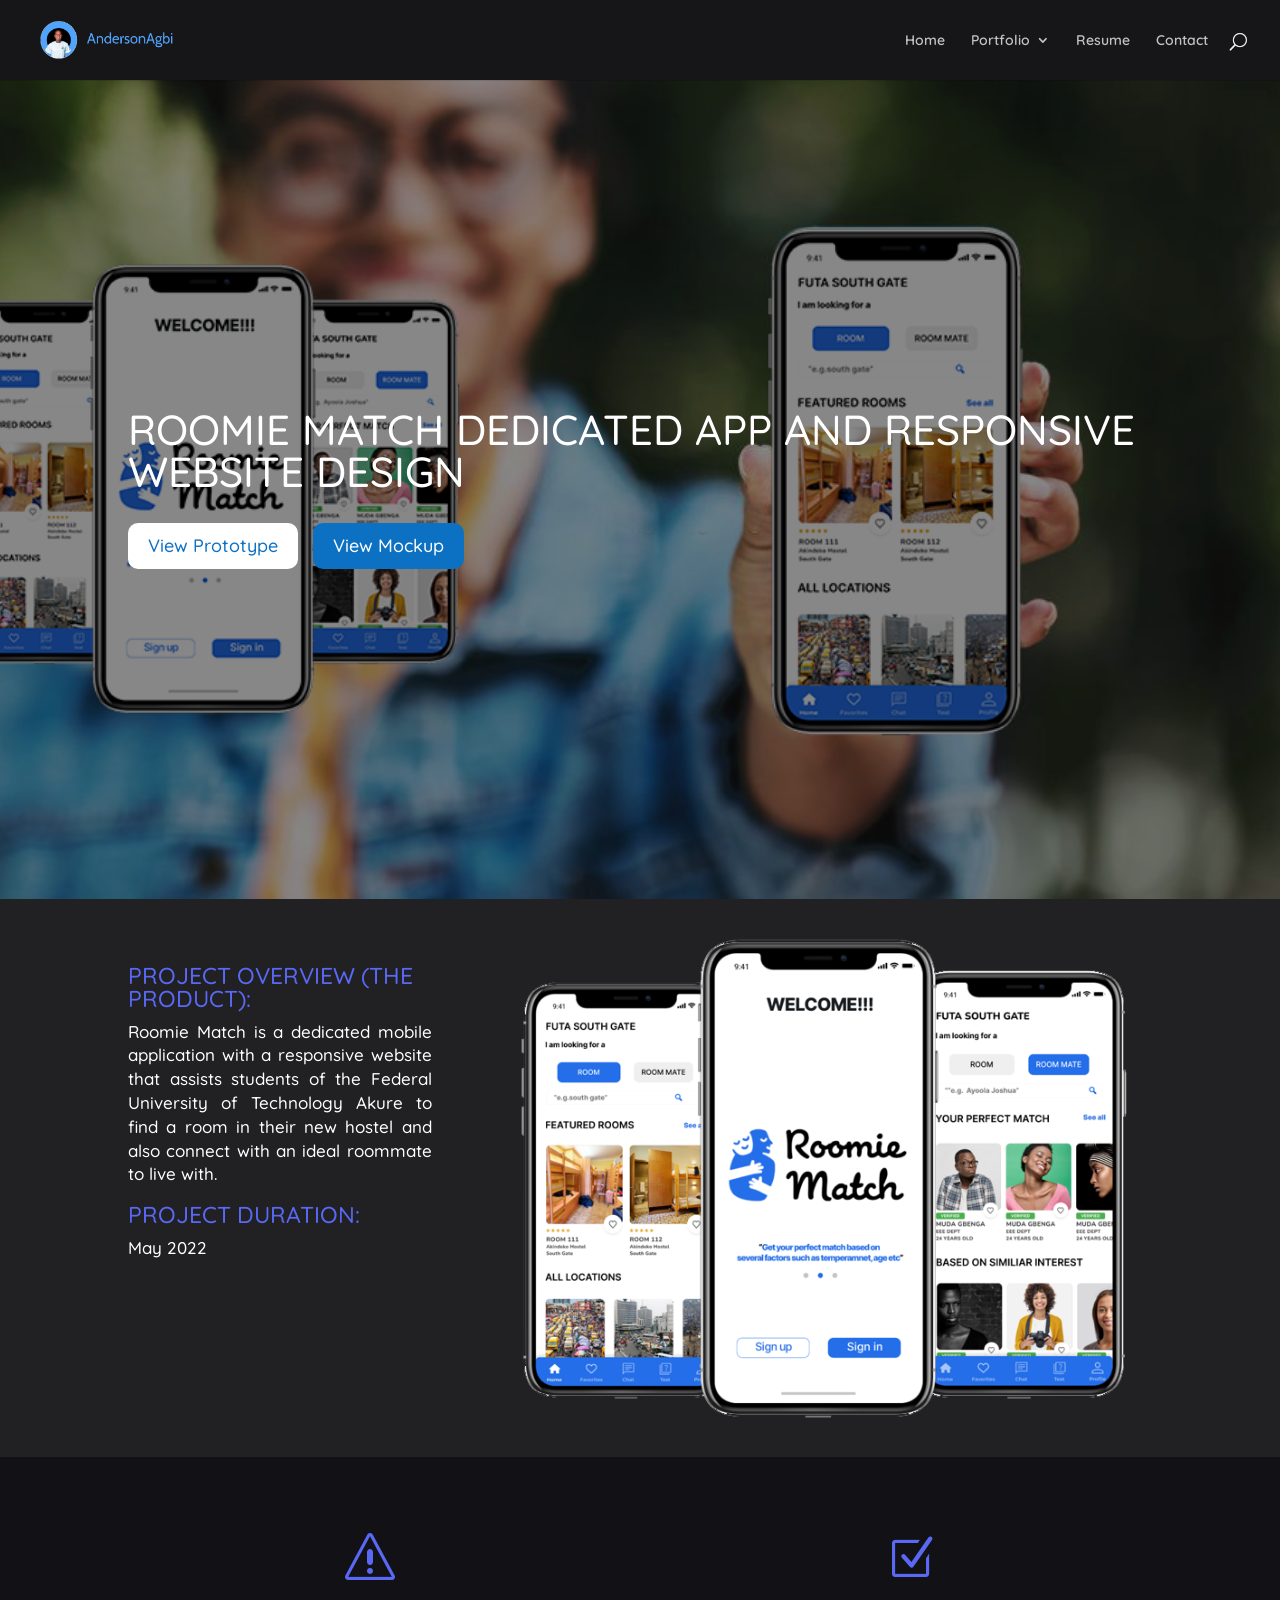
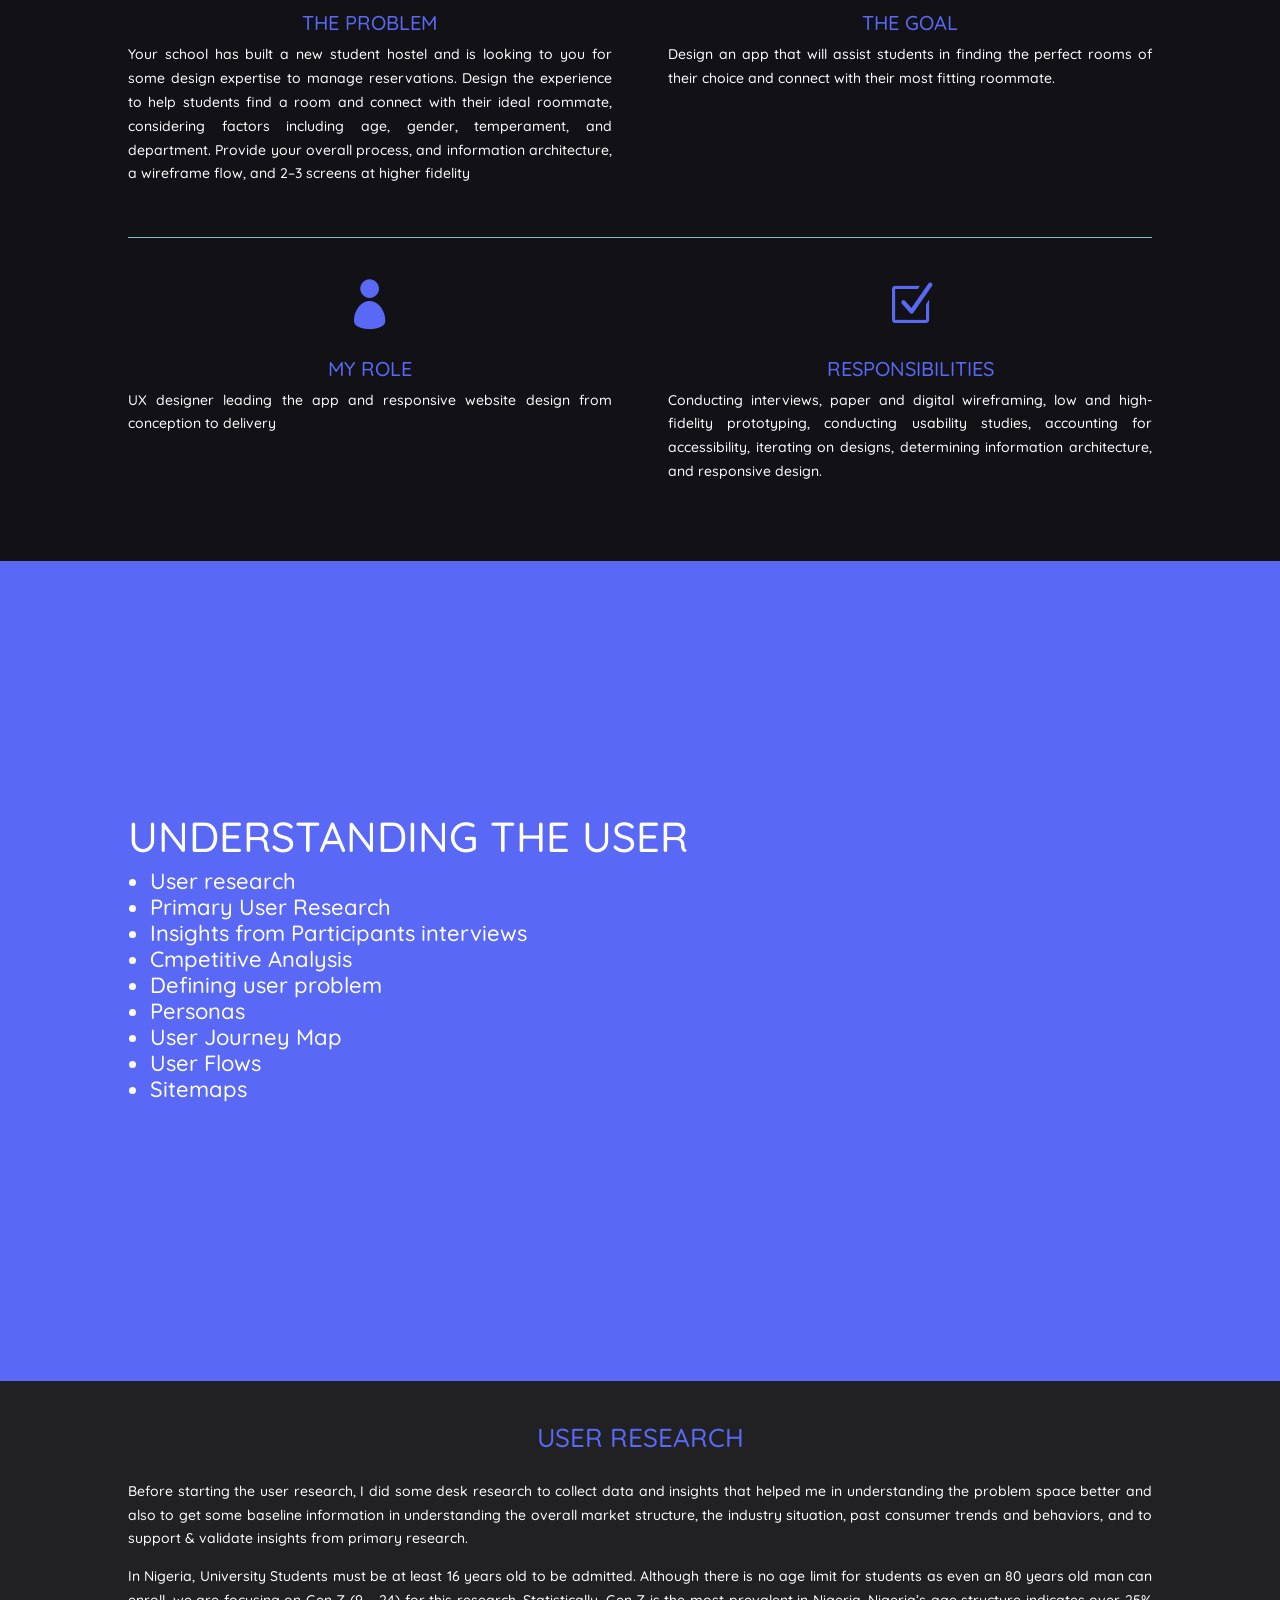
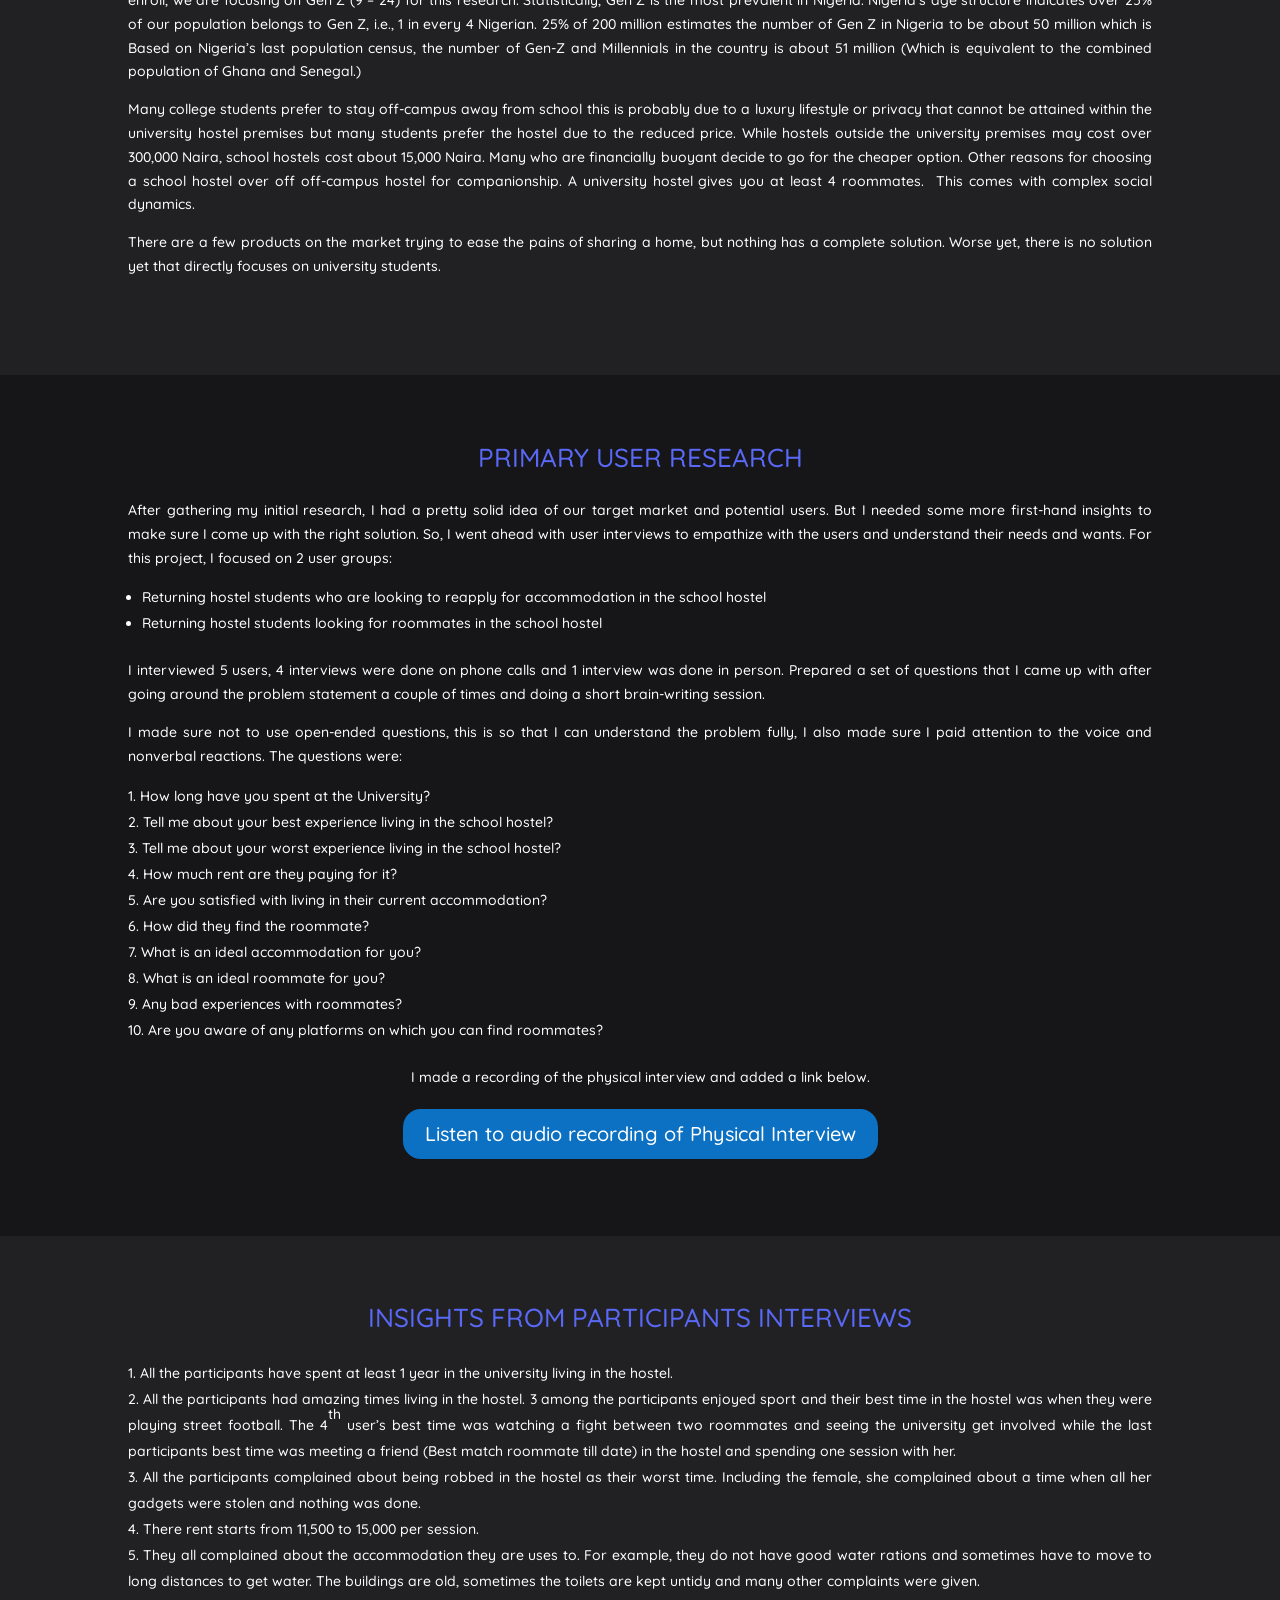
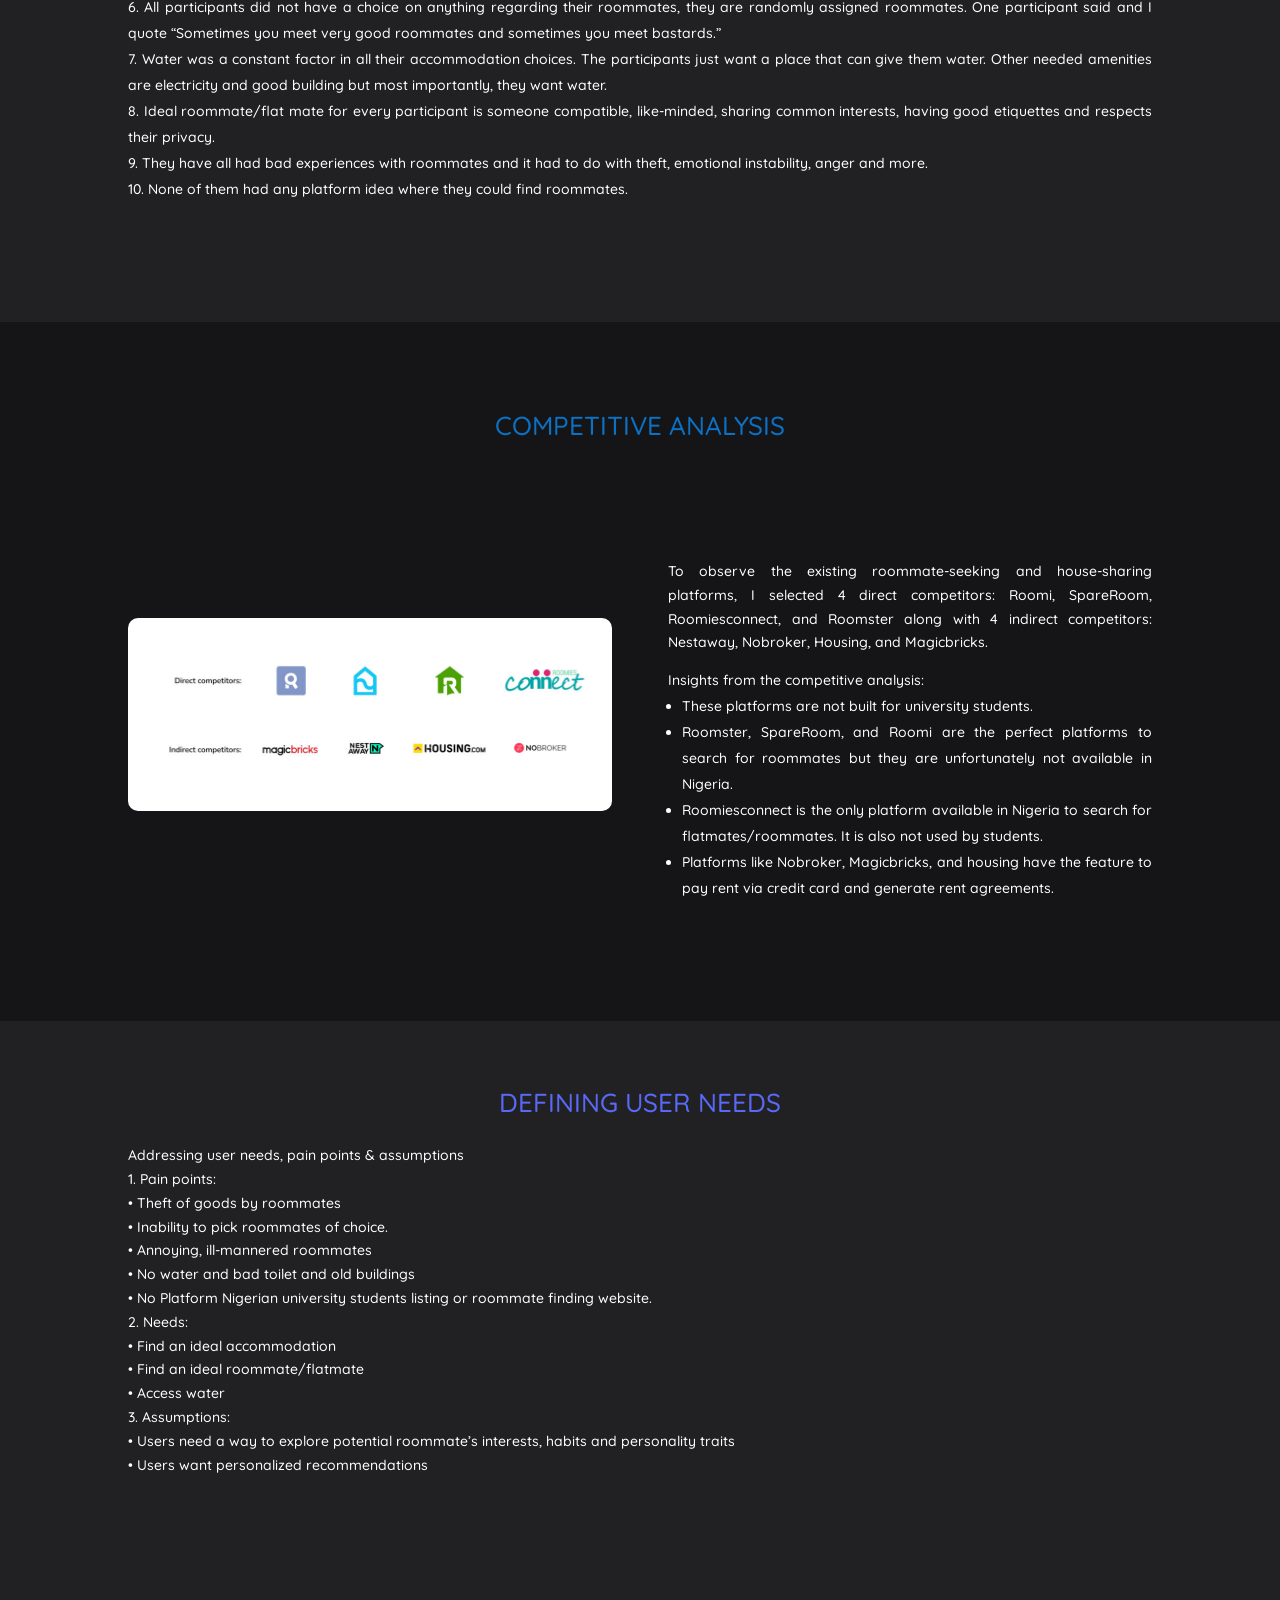
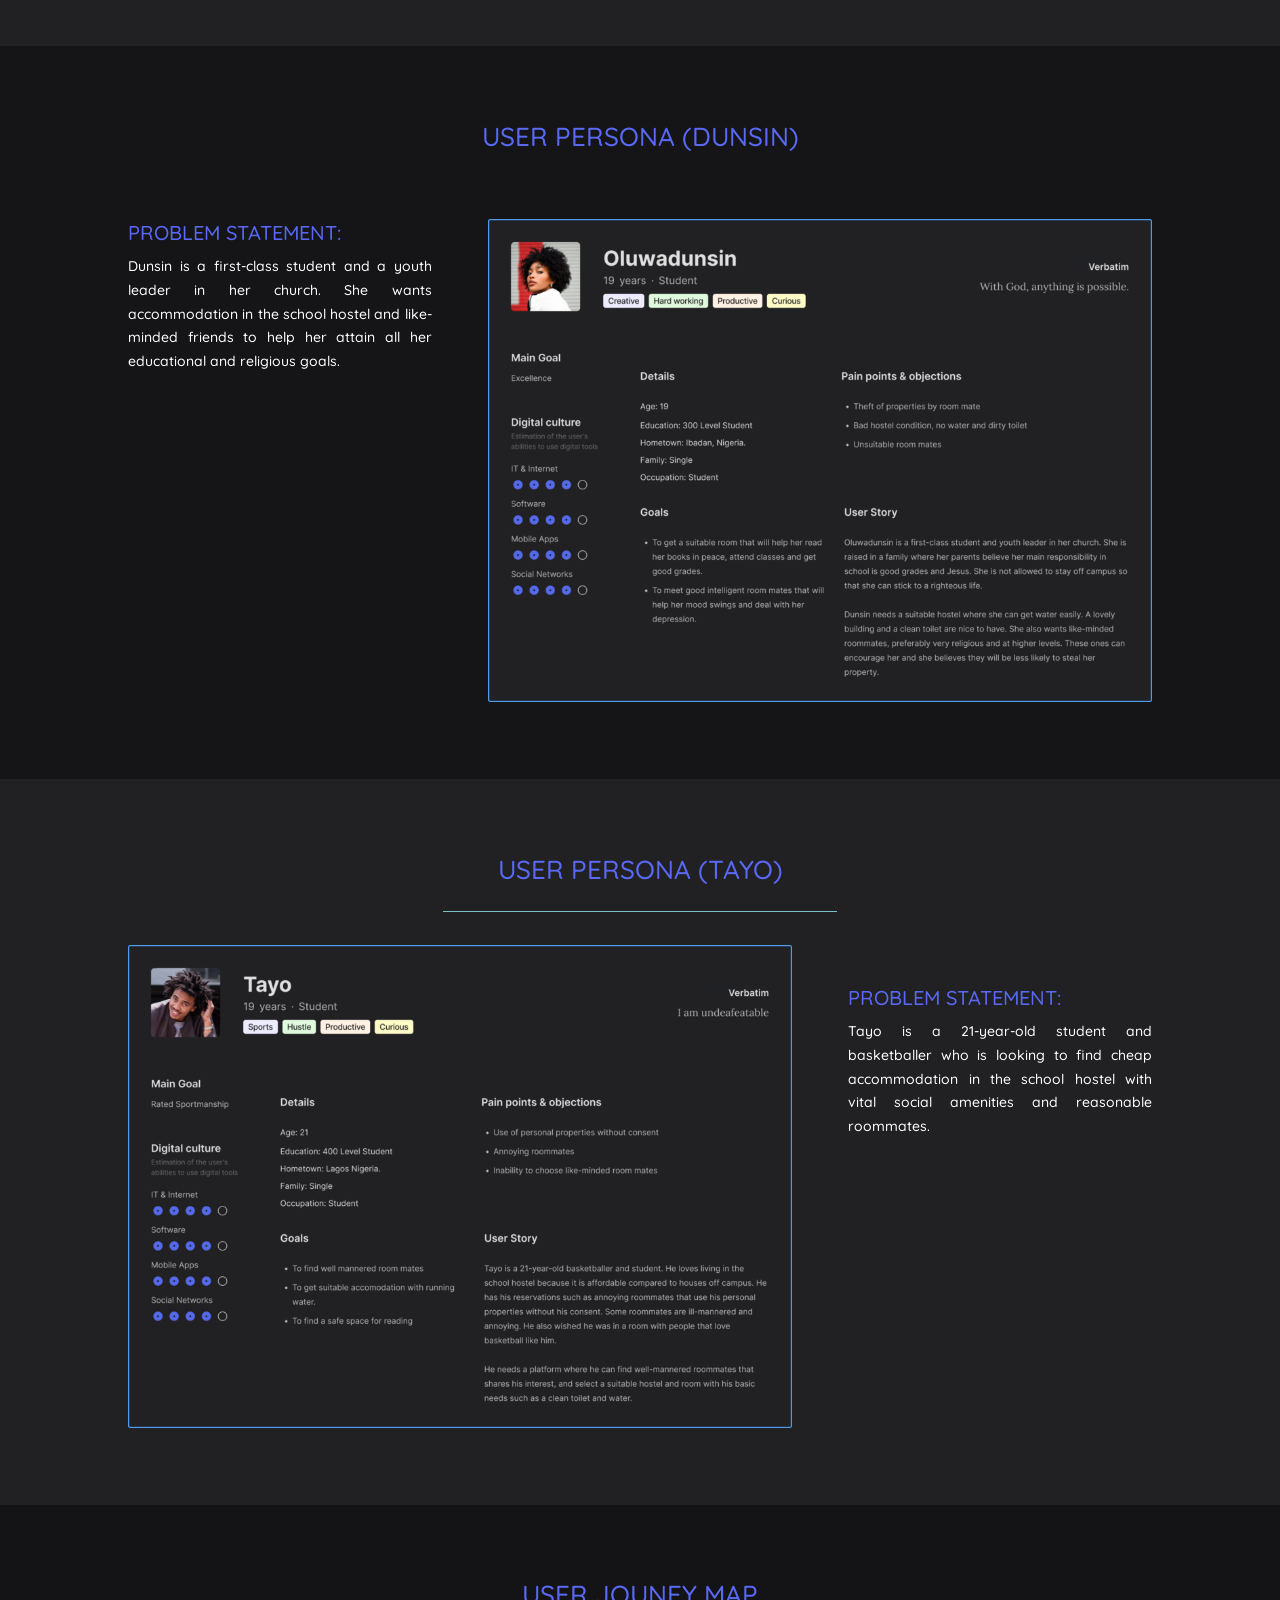
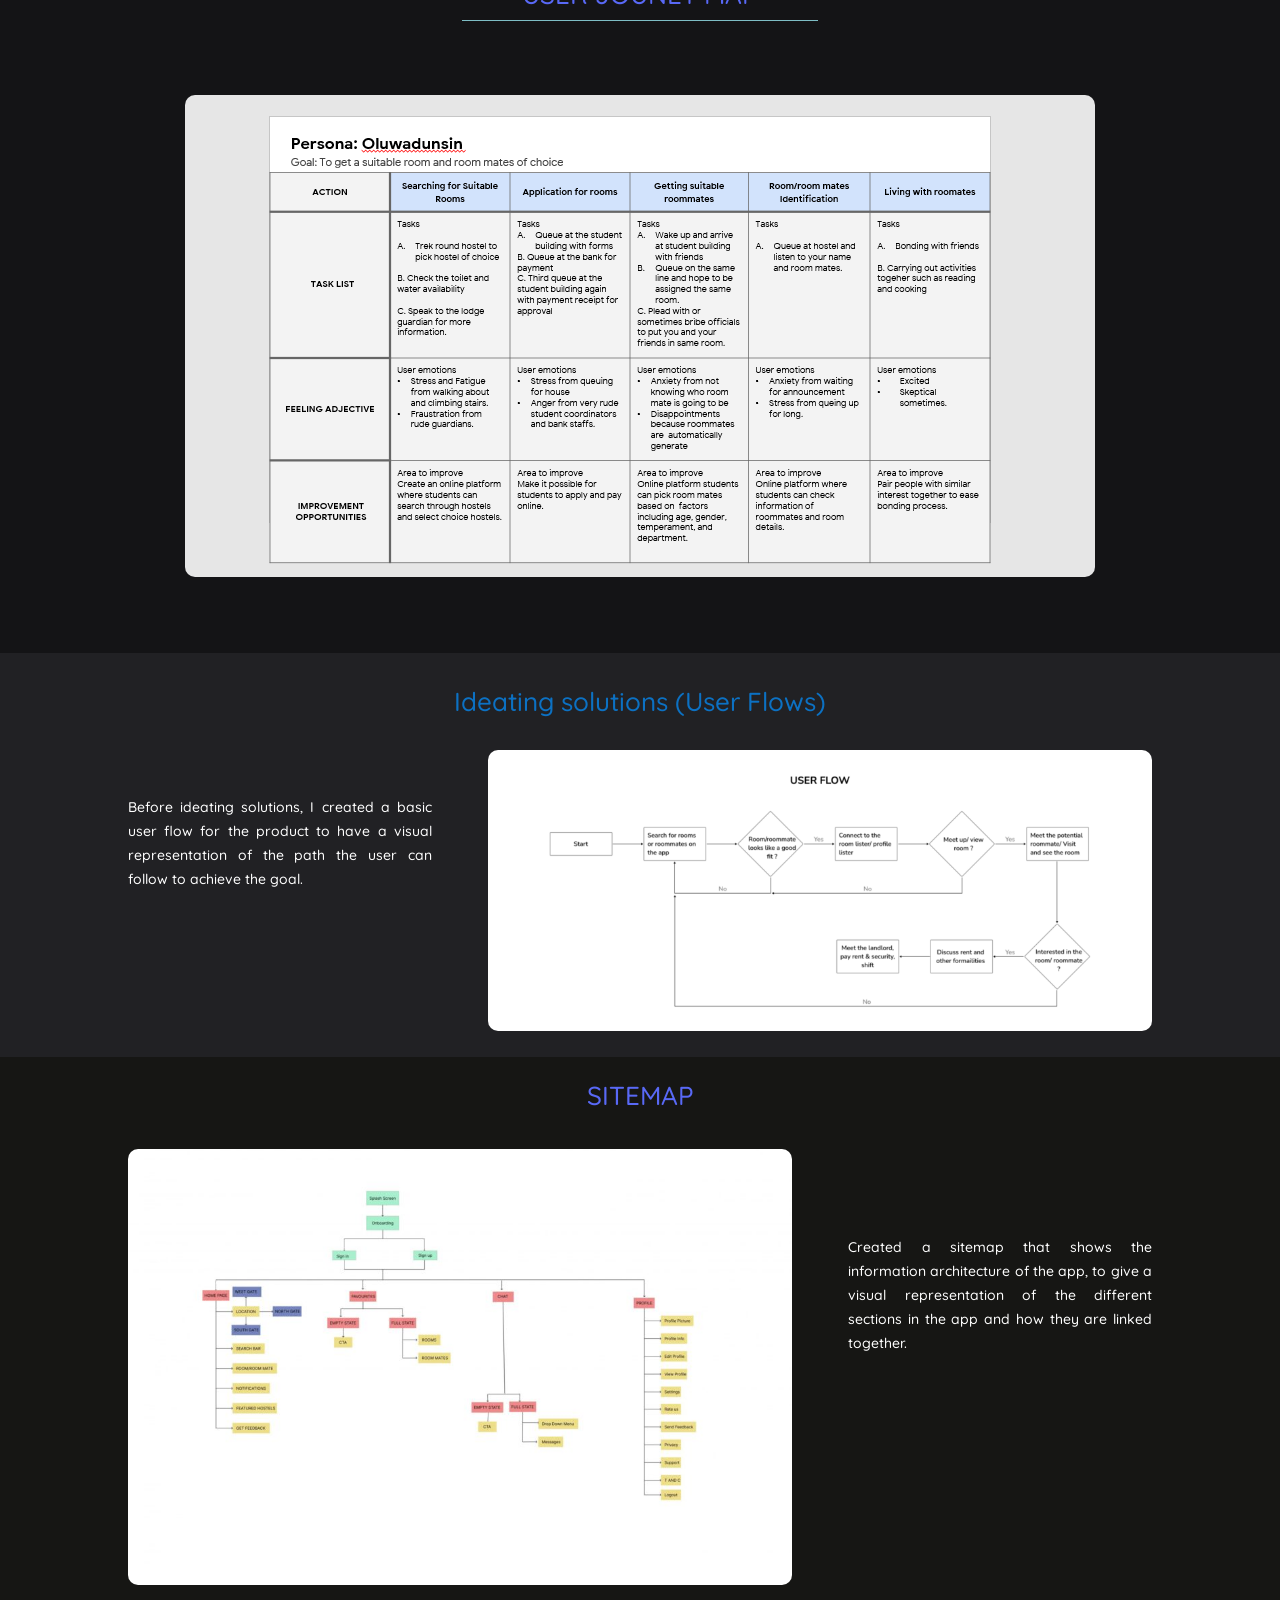
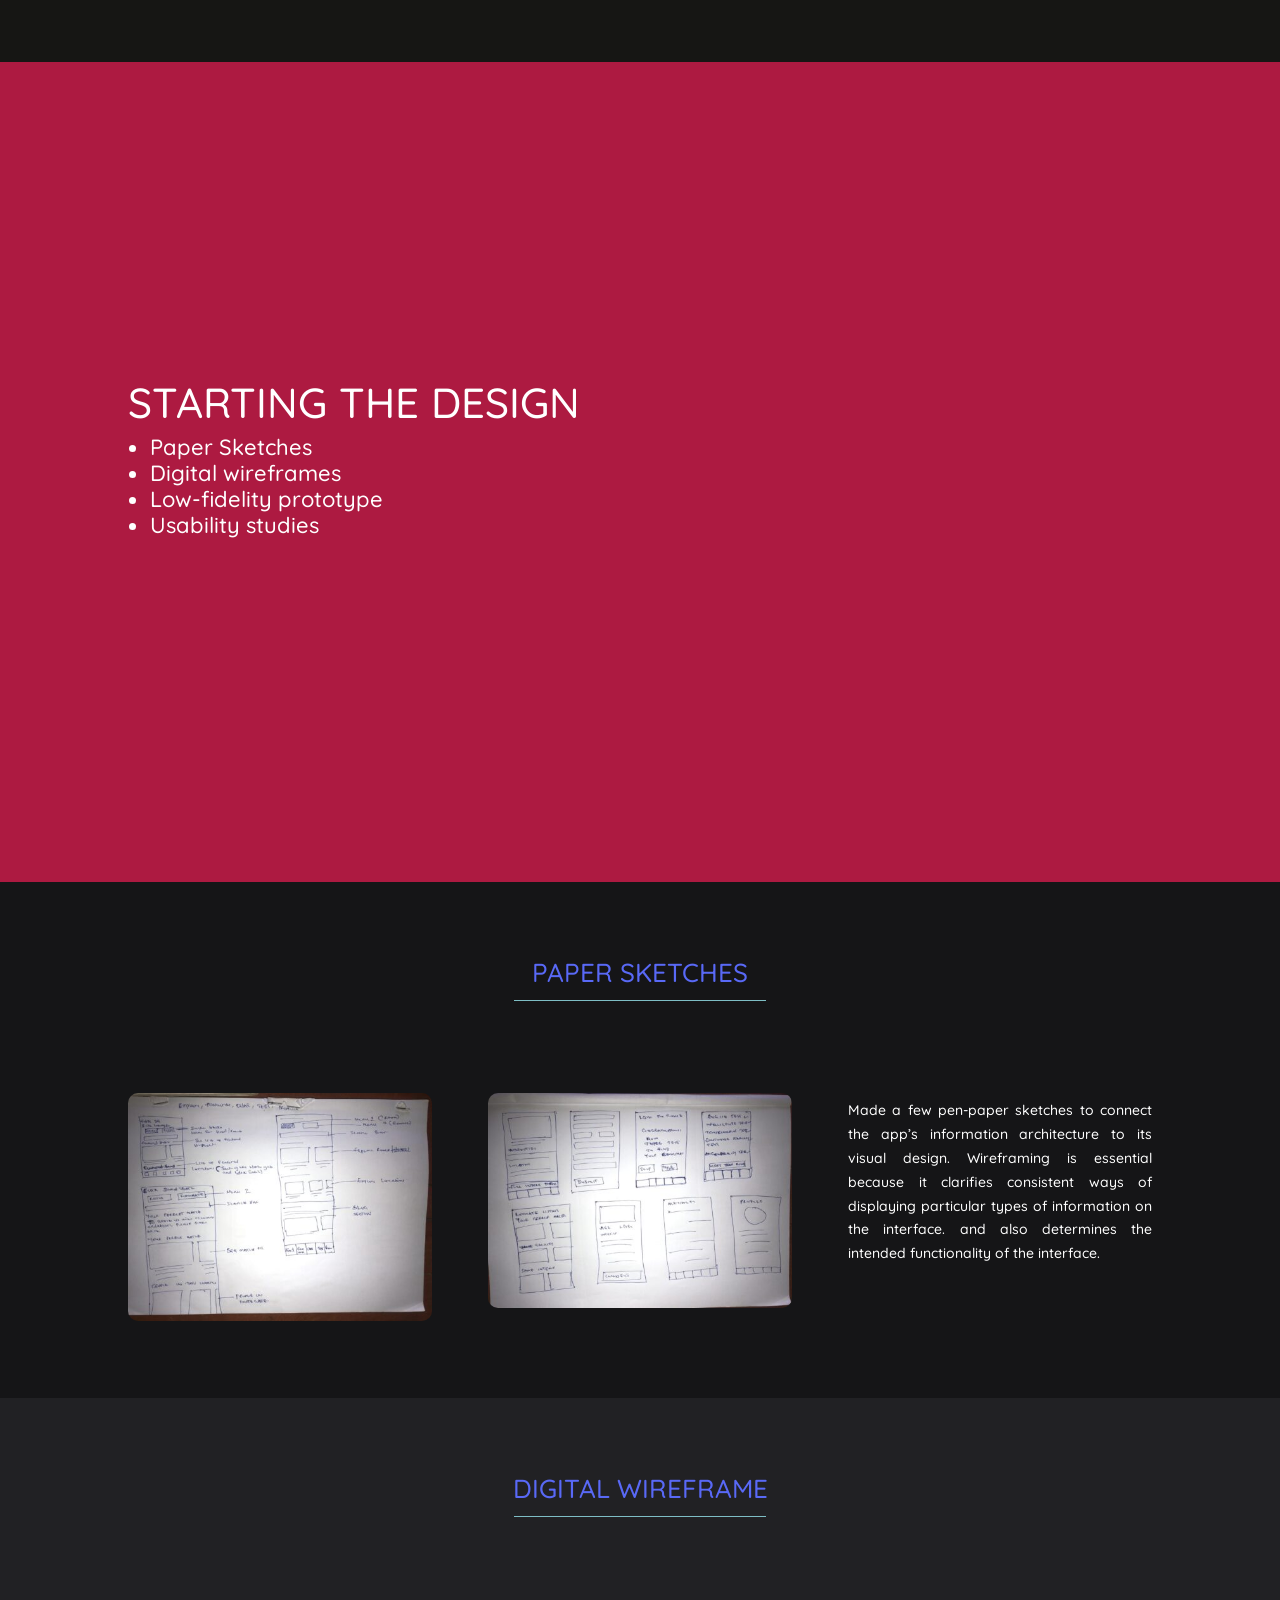
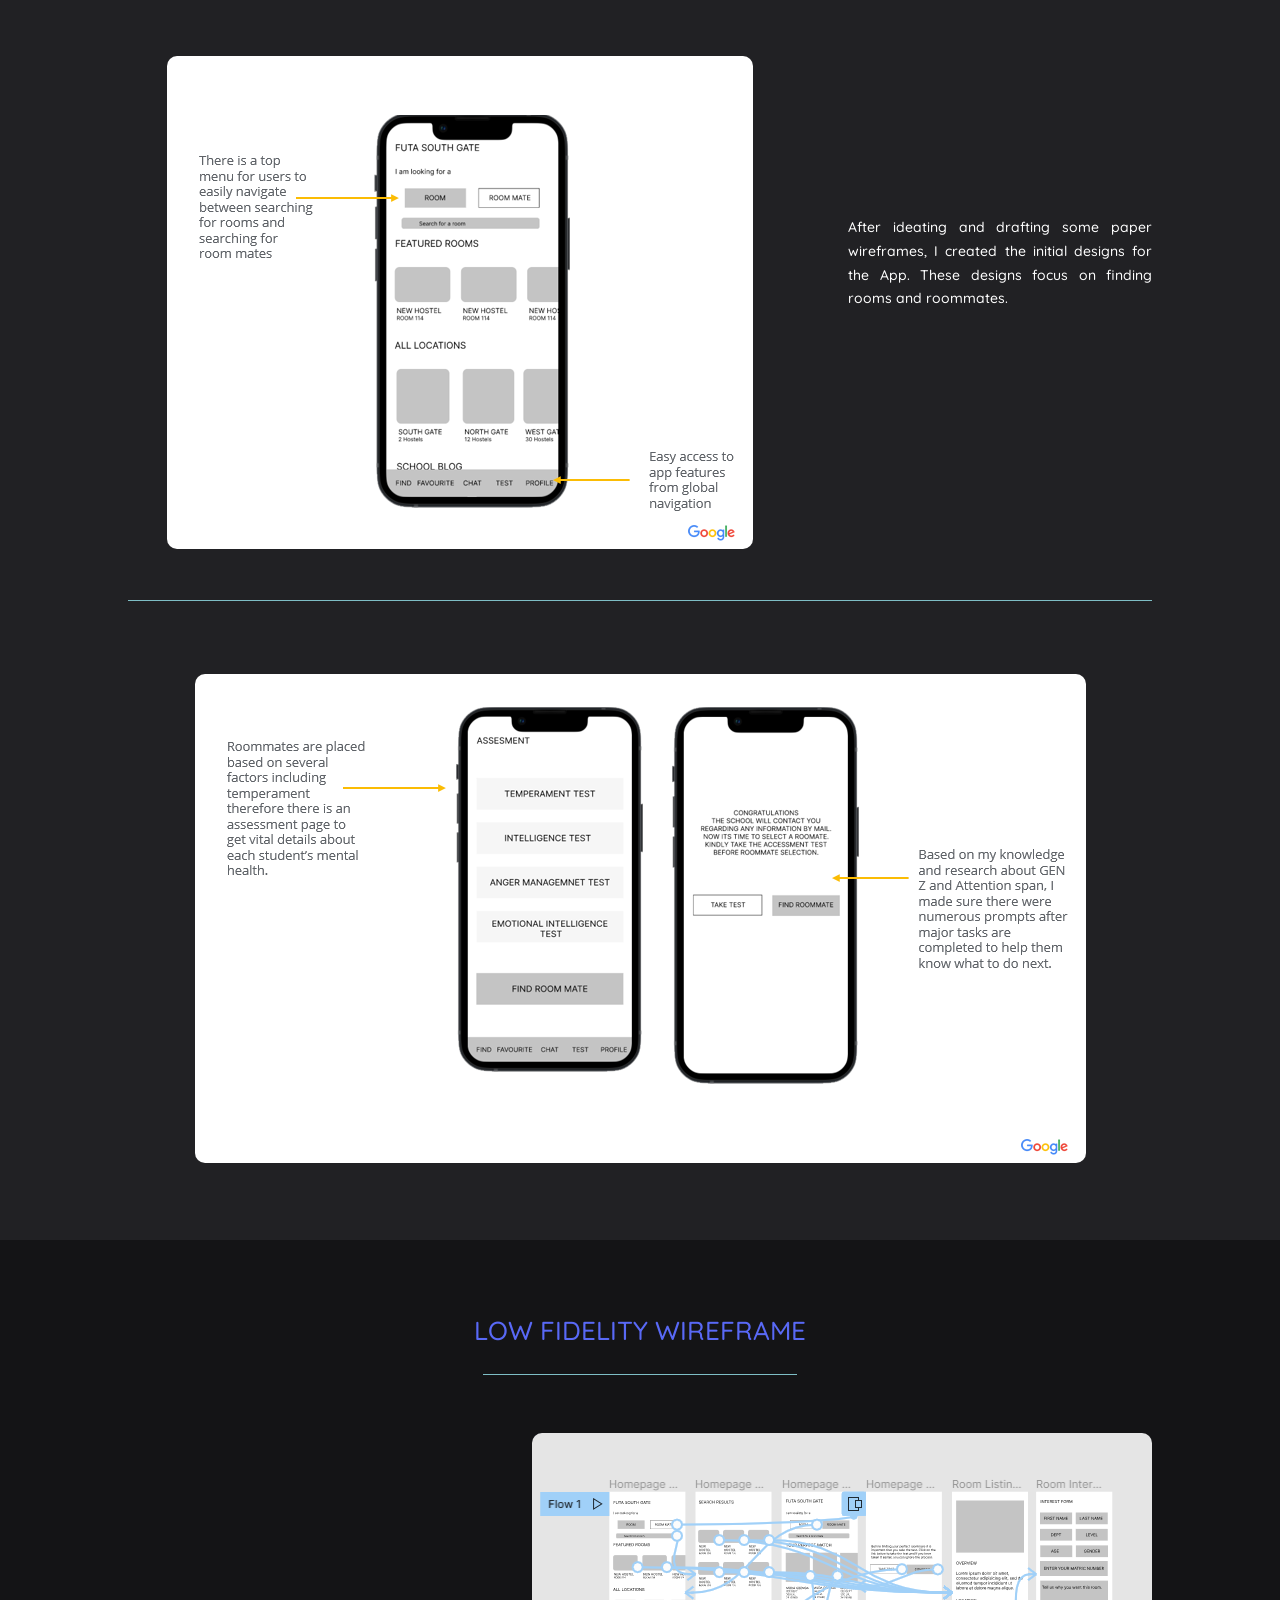
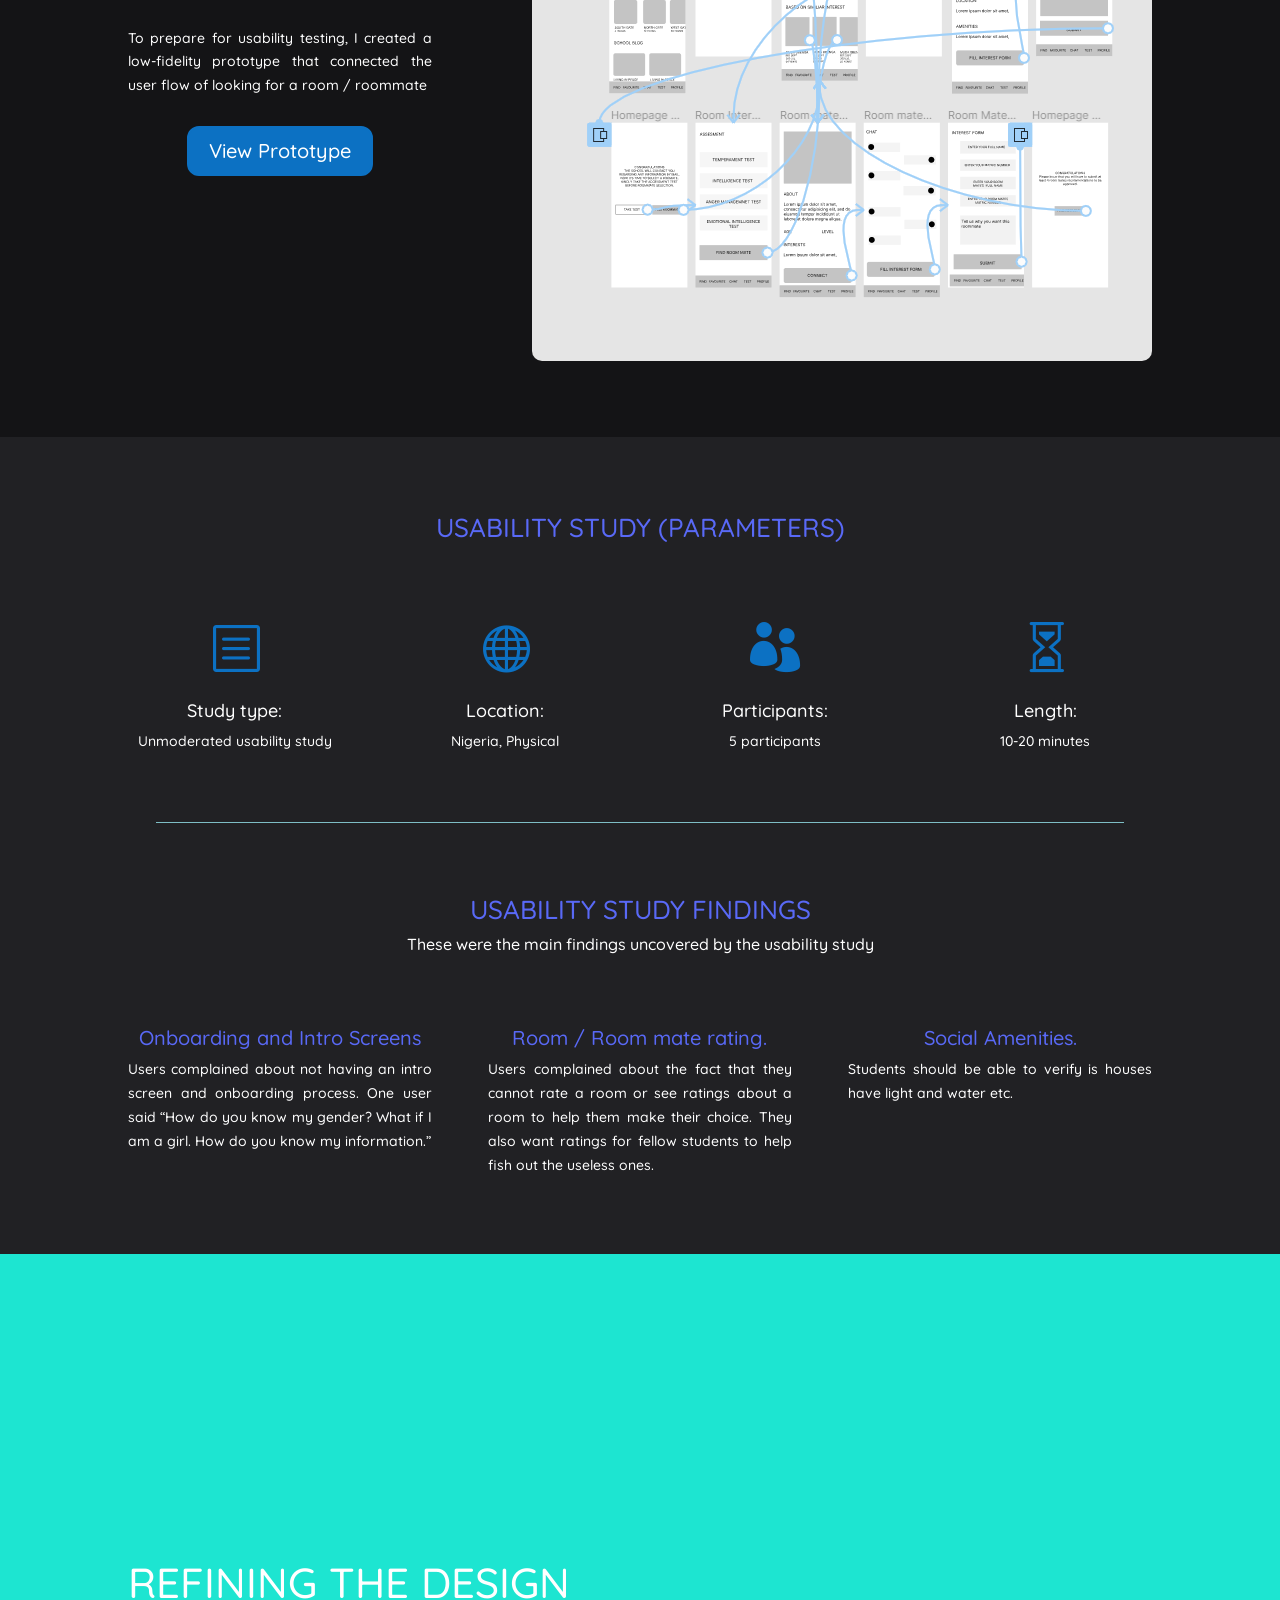
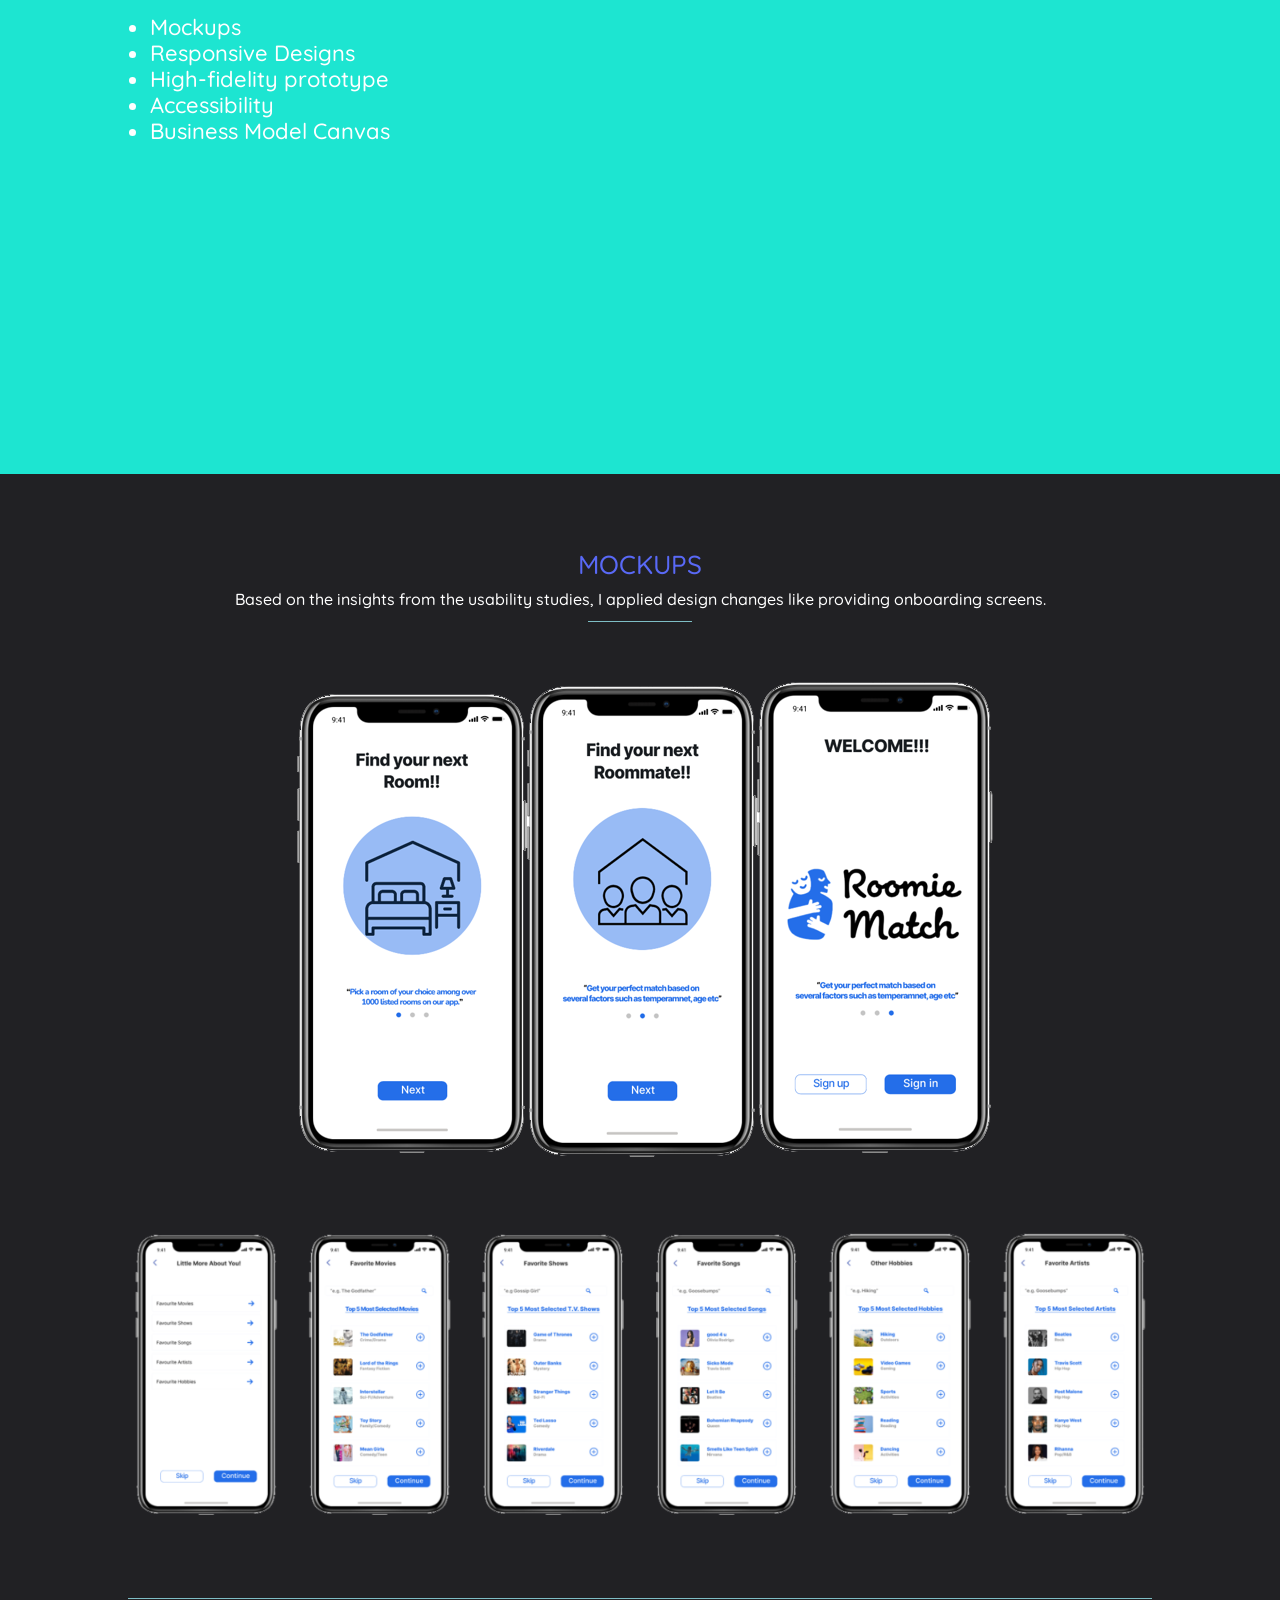
<file: Roomie-Match/index.html>
<!DOCTYPE html>
<html lang="en-US">
<head>
	<meta charset="UTF-8" />
<meta http-equiv="X-UA-Compatible" content="IE=edge">
	<script type="text/javascript">
		document.documentElement.className = 'js';
	</script>

	<title>Roomie Match Dedicated App and Responsive Website Design | Anderson Agbi</title>
<style id="wp-img-auto-sizes-contain-inline-css">
img:is([sizes=auto i],[sizes^="auto," i]){contain-intrinsic-size:3000px 1500px}
/*# sourceURL=wp-img-auto-sizes-contain-inline-css */
</style>


<style id="global-styles-inline-css">
:root{--wp--preset--aspect-ratio--square: 1;--wp--preset--aspect-ratio--4-3: 4/3;--wp--preset--aspect-ratio--3-4: 3/4;--wp--preset--aspect-ratio--3-2: 3/2;--wp--preset--aspect-ratio--2-3: 2/3;--wp--preset--aspect-ratio--16-9: 16/9;--wp--preset--aspect-ratio--9-16: 9/16;--wp--preset--color--black: #000000;--wp--preset--color--cyan-bluish-gray: #abb8c3;--wp--preset--color--white: #ffffff;--wp--preset--color--pale-pink: #f78da7;--wp--preset--color--vivid-red: #cf2e2e;--wp--preset--color--luminous-vivid-orange: #ff6900;--wp--preset--color--luminous-vivid-amber: #fcb900;--wp--preset--color--light-green-cyan: #7bdcb5;--wp--preset--color--vivid-green-cyan: #00d084;--wp--preset--color--pale-cyan-blue: #8ed1fc;--wp--preset--color--vivid-cyan-blue: #0693e3;--wp--preset--color--vivid-purple: #9b51e0;--wp--preset--gradient--vivid-cyan-blue-to-vivid-purple: linear-gradient(135deg,rgb(6,147,227) 0%,rgb(155,81,224) 100%);--wp--preset--gradient--light-green-cyan-to-vivid-green-cyan: linear-gradient(135deg,rgb(122,220,180) 0%,rgb(0,208,130) 100%);--wp--preset--gradient--luminous-vivid-amber-to-luminous-vivid-orange: linear-gradient(135deg,rgb(252,185,0) 0%,rgb(255,105,0) 100%);--wp--preset--gradient--luminous-vivid-orange-to-vivid-red: linear-gradient(135deg,rgb(255,105,0) 0%,rgb(207,46,46) 100%);--wp--preset--gradient--very-light-gray-to-cyan-bluish-gray: linear-gradient(135deg,rgb(238,238,238) 0%,rgb(169,184,195) 100%);--wp--preset--gradient--cool-to-warm-spectrum: linear-gradient(135deg,rgb(74,234,220) 0%,rgb(151,120,209) 20%,rgb(207,42,186) 40%,rgb(238,44,130) 60%,rgb(251,105,98) 80%,rgb(254,248,76) 100%);--wp--preset--gradient--blush-light-purple: linear-gradient(135deg,rgb(255,206,236) 0%,rgb(152,150,240) 100%);--wp--preset--gradient--blush-bordeaux: linear-gradient(135deg,rgb(254,205,165) 0%,rgb(254,45,45) 50%,rgb(107,0,62) 100%);--wp--preset--gradient--luminous-dusk: linear-gradient(135deg,rgb(255,203,112) 0%,rgb(199,81,192) 50%,rgb(65,88,208) 100%);--wp--preset--gradient--pale-ocean: linear-gradient(135deg,rgb(255,245,203) 0%,rgb(182,227,212) 50%,rgb(51,167,181) 100%);--wp--preset--gradient--electric-grass: linear-gradient(135deg,rgb(202,248,128) 0%,rgb(113,206,126) 100%);--wp--preset--gradient--midnight: linear-gradient(135deg,rgb(2,3,129) 0%,rgb(40,116,252) 100%);--wp--preset--font-size--small: 13px;--wp--preset--font-size--medium: 20px;--wp--preset--font-size--large: 36px;--wp--preset--font-size--x-large: 42px;--wp--preset--spacing--20: 0.44rem;--wp--preset--spacing--30: 0.67rem;--wp--preset--spacing--40: 1rem;--wp--preset--spacing--50: 1.5rem;--wp--preset--spacing--60: 2.25rem;--wp--preset--spacing--70: 3.38rem;--wp--preset--spacing--80: 5.06rem;--wp--preset--shadow--natural: 6px 6px 9px rgba(0, 0, 0, 0.2);--wp--preset--shadow--deep: 12px 12px 50px rgba(0, 0, 0, 0.4);--wp--preset--shadow--sharp: 6px 6px 0px rgba(0, 0, 0, 0.2);--wp--preset--shadow--outlined: 6px 6px 0px -3px rgb(255, 255, 255), 6px 6px rgb(0, 0, 0);--wp--preset--shadow--crisp: 6px 6px 0px rgb(0, 0, 0);}.wp-block-button{--wp--preset--dimension--25: 25%;--wp--preset--dimension--50: 50%;--wp--preset--dimension--75: 75%;--wp--preset--dimension--100: 100%;}:root { --wp--style--global--content-size: 823px;--wp--style--global--wide-size: 1080px; }:where(body) { margin: 0; }.wp-site-blocks > .alignleft { float: left; margin-right: 2em; }.wp-site-blocks > .alignright { float: right; margin-left: 2em; }.wp-site-blocks > .aligncenter { justify-content: center; margin-left: auto; margin-right: auto; }:where(.is-layout-flex){gap: 0.5em;}:where(.is-layout-grid){gap: 0.5em;}.is-layout-flow > .alignleft{float: left;margin-inline-start: 0;margin-inline-end: 2em;}.is-layout-flow > .alignright{float: right;margin-inline-start: 2em;margin-inline-end: 0;}.is-layout-flow > .aligncenter{margin-left: auto !important;margin-right: auto !important;}.is-layout-constrained > .alignleft{float: left;margin-inline-start: 0;margin-inline-end: 2em;}.is-layout-constrained > .alignright{float: right;margin-inline-start: 2em;margin-inline-end: 0;}.is-layout-constrained > .aligncenter{margin-left: auto !important;margin-right: auto !important;}.is-layout-constrained > :where(:not(.alignleft):not(.alignright):not(.alignfull)){max-width: var(--wp--style--global--content-size);margin-left: auto !important;margin-right: auto !important;}.is-layout-constrained > .alignwide{max-width: var(--wp--style--global--wide-size);}body .is-layout-flex{display: flex;}.is-layout-flex{flex-wrap: wrap;align-items: center;}.is-layout-flex > :is(*, div){margin: 0;}body .is-layout-grid{display: grid;}.is-layout-grid > :is(*, div){margin: 0;}body{padding-top: 0px;padding-right: 0px;padding-bottom: 0px;padding-left: 0px;}:root :where(.wp-element-button, .wp-block-button__link){background-color: #32373c;border-width: 0;color: #fff;font-family: inherit;font-size: inherit;font-style: inherit;font-weight: inherit;letter-spacing: inherit;line-height: inherit;padding-top: calc(0.667em + 2px);padding-right: calc(1.333em + 2px);padding-bottom: calc(0.667em + 2px);padding-left: calc(1.333em + 2px);text-decoration: none;text-transform: inherit;}.has-black-color{color: var(--wp--preset--color--black) !important;}.has-cyan-bluish-gray-color{color: var(--wp--preset--color--cyan-bluish-gray) !important;}.has-white-color{color: var(--wp--preset--color--white) !important;}.has-pale-pink-color{color: var(--wp--preset--color--pale-pink) !important;}.has-vivid-red-color{color: var(--wp--preset--color--vivid-red) !important;}.has-luminous-vivid-orange-color{color: var(--wp--preset--color--luminous-vivid-orange) !important;}.has-luminous-vivid-amber-color{color: var(--wp--preset--color--luminous-vivid-amber) !important;}.has-light-green-cyan-color{color: var(--wp--preset--color--light-green-cyan) !important;}.has-vivid-green-cyan-color{color: var(--wp--preset--color--vivid-green-cyan) !important;}.has-pale-cyan-blue-color{color: var(--wp--preset--color--pale-cyan-blue) !important;}.has-vivid-cyan-blue-color{color: var(--wp--preset--color--vivid-cyan-blue) !important;}.has-vivid-purple-color{color: var(--wp--preset--color--vivid-purple) !important;}.has-black-background-color{background-color: var(--wp--preset--color--black) !important;}.has-cyan-bluish-gray-background-color{background-color: var(--wp--preset--color--cyan-bluish-gray) !important;}.has-white-background-color{background-color: var(--wp--preset--color--white) !important;}.has-pale-pink-background-color{background-color: var(--wp--preset--color--pale-pink) !important;}.has-vivid-red-background-color{background-color: var(--wp--preset--color--vivid-red) !important;}.has-luminous-vivid-orange-background-color{background-color: var(--wp--preset--color--luminous-vivid-orange) !important;}.has-luminous-vivid-amber-background-color{background-color: var(--wp--preset--color--luminous-vivid-amber) !important;}.has-light-green-cyan-background-color{background-color: var(--wp--preset--color--light-green-cyan) !important;}.has-vivid-green-cyan-background-color{background-color: var(--wp--preset--color--vivid-green-cyan) !important;}.has-pale-cyan-blue-background-color{background-color: var(--wp--preset--color--pale-cyan-blue) !important;}.has-vivid-cyan-blue-background-color{background-color: var(--wp--preset--color--vivid-cyan-blue) !important;}.has-vivid-purple-background-color{background-color: var(--wp--preset--color--vivid-purple) !important;}.has-black-border-color{border-color: var(--wp--preset--color--black) !important;}.has-cyan-bluish-gray-border-color{border-color: var(--wp--preset--color--cyan-bluish-gray) !important;}.has-white-border-color{border-color: var(--wp--preset--color--white) !important;}.has-pale-pink-border-color{border-color: var(--wp--preset--color--pale-pink) !important;}.has-vivid-red-border-color{border-color: var(--wp--preset--color--vivid-red) !important;}.has-luminous-vivid-orange-border-color{border-color: var(--wp--preset--color--luminous-vivid-orange) !important;}.has-luminous-vivid-amber-border-color{border-color: var(--wp--preset--color--luminous-vivid-amber) !important;}.has-light-green-cyan-border-color{border-color: var(--wp--preset--color--light-green-cyan) !important;}.has-vivid-green-cyan-border-color{border-color: var(--wp--preset--color--vivid-green-cyan) !important;}.has-pale-cyan-blue-border-color{border-color: var(--wp--preset--color--pale-cyan-blue) !important;}.has-vivid-cyan-blue-border-color{border-color: var(--wp--preset--color--vivid-cyan-blue) !important;}.has-vivid-purple-border-color{border-color: var(--wp--preset--color--vivid-purple) !important;}.has-vivid-cyan-blue-to-vivid-purple-gradient-background{background: var(--wp--preset--gradient--vivid-cyan-blue-to-vivid-purple) !important;}.has-light-green-cyan-to-vivid-green-cyan-gradient-background{background: var(--wp--preset--gradient--light-green-cyan-to-vivid-green-cyan) !important;}.has-luminous-vivid-amber-to-luminous-vivid-orange-gradient-background{background: var(--wp--preset--gradient--luminous-vivid-amber-to-luminous-vivid-orange) !important;}.has-luminous-vivid-orange-to-vivid-red-gradient-background{background: var(--wp--preset--gradient--luminous-vivid-orange-to-vivid-red) !important;}.has-very-light-gray-to-cyan-bluish-gray-gradient-background{background: var(--wp--preset--gradient--very-light-gray-to-cyan-bluish-gray) !important;}.has-cool-to-warm-spectrum-gradient-background{background: var(--wp--preset--gradient--cool-to-warm-spectrum) !important;}.has-blush-light-purple-gradient-background{background: var(--wp--preset--gradient--blush-light-purple) !important;}.has-blush-bordeaux-gradient-background{background: var(--wp--preset--gradient--blush-bordeaux) !important;}.has-luminous-dusk-gradient-background{background: var(--wp--preset--gradient--luminous-dusk) !important;}.has-pale-ocean-gradient-background{background: var(--wp--preset--gradient--pale-ocean) !important;}.has-electric-grass-gradient-background{background: var(--wp--preset--gradient--electric-grass) !important;}.has-midnight-gradient-background{background: var(--wp--preset--gradient--midnight) !important;}.has-small-font-size{font-size: var(--wp--preset--font-size--small) !important;}.has-medium-font-size{font-size: var(--wp--preset--font-size--medium) !important;}.has-large-font-size{font-size: var(--wp--preset--font-size--large) !important;}.has-x-large-font-size{font-size: var(--wp--preset--font-size--x-large) !important;}
/*# sourceURL=global-styles-inline-css */
</style>

<style id="divi-style-inline-inline-css">
/*!
Theme Name: Divi
Theme URI: http://www.elegantthemes.com/gallery/divi/
Version: 4.23.1
Description: Smart. Flexible. Beautiful. Divi is the most powerful theme in our collection.
Author: Elegant Themes
Author URI: http://www.elegantthemes.com
License: GNU General Public License v2
License URI: http://www.gnu.org/licenses/gpl-2.0.html
*/

a,abbr,acronym,address,applet,b,big,blockquote,body,center,cite,code,dd,del,dfn,div,dl,dt,em,fieldset,font,form,h1,h2,h3,h4,h5,h6,html,i,iframe,img,ins,kbd,label,legend,li,object,ol,p,pre,q,s,samp,small,span,strike,strong,sub,sup,tt,u,ul,var{margin:0;padding:0;border:0;outline:0;font-size:100%;-ms-text-size-adjust:100%;-webkit-text-size-adjust:100%;vertical-align:baseline;background:transparent}body{line-height:1}ol,ul{list-style:none}blockquote,q{quotes:none}blockquote:after,blockquote:before,q:after,q:before{content:"";content:none}blockquote{margin:20px 0 30px;border-left:5px solid;padding-left:20px}:focus{outline:0}del{text-decoration:line-through}pre{overflow:auto;padding:10px}figure{margin:0}table{border-collapse:collapse;border-spacing:0}article,aside,footer,header,hgroup,nav,section{display:block}body{font-family:Open Sans,Arial,sans-serif;font-size:14px;color:#666;background-color:#fff;line-height:1.7em;font-weight:500;-webkit-font-smoothing:antialiased;-moz-osx-font-smoothing:grayscale}body.page-template-page-template-blank-php #page-container{padding-top:0!important}body.et_cover_background{background-size:cover!important;background-position:top!important;background-repeat:no-repeat!important;background-attachment:fixed}a{color:#2ea3f2}a,a:hover{text-decoration:none}p{padding-bottom:1em}p:not(.has-background):last-of-type{padding-bottom:0}p.et_normal_padding{padding-bottom:1em}strong{font-weight:700}cite,em,i{font-style:italic}code,pre{font-family:Courier New,monospace;margin-bottom:10px}ins{text-decoration:none}sub,sup{height:0;line-height:1;position:relative;vertical-align:baseline}sup{bottom:.8em}sub{top:.3em}dl{margin:0 0 1.5em}dl dt{font-weight:700}dd{margin-left:1.5em}blockquote p{padding-bottom:0}embed,iframe,object,video{max-width:100%}h1,h2,h3,h4,h5,h6{color:#333;padding-bottom:10px;line-height:1em;font-weight:500}h1 a,h2 a,h3 a,h4 a,h5 a,h6 a{color:inherit}h1{font-size:30px}h2{font-size:26px}h3{font-size:22px}h4{font-size:18px}h5{font-size:16px}h6{font-size:14px}input{-webkit-appearance:none}input[type=checkbox]{-webkit-appearance:checkbox}input[type=radio]{-webkit-appearance:radio}input.text,input.title,input[type=email],input[type=password],input[type=tel],input[type=text],select,textarea{background-color:#fff;border:1px solid #bbb;padding:2px;color:#4e4e4e}input.text:focus,input.title:focus,input[type=text]:focus,select:focus,textarea:focus{border-color:#2d3940;color:#3e3e3e}input.text,input.title,input[type=text],select,textarea{margin:0}textarea{padding:4px}button,input,select,textarea{font-family:inherit}img{max-width:100%;height:auto}.clear{clear:both}br.clear{margin:0;padding:0}.pagination{clear:both}#et_search_icon:hover,.et-social-icon a:hover,.et_password_protected_form .et_submit_button,.form-submit .et_pb_buttontton.alt.disabled,.nav-single a,.posted_in a{color:#2ea3f2}.et-search-form,blockquote{border-color:#2ea3f2}#main-content{background-color:#fff}.container{width:80%;max-width:1080px;margin:auto;position:relative}body:not(.et-tb) #main-content .container,body:not(.et-tb-has-header) #main-content .container{padding-top:58px}.et_full_width_page #main-content .container:before{display:none}.main_title{margin-bottom:20px}.et_password_protected_form .et_submit_button:hover,.form-submit .et_pb_button:hover{background:rgba(0,0,0,.05)}.et_button_icon_visible .et_pb_button{padding-right:2em;padding-left:.7em}.et_button_icon_visible .et_pb_button:after{opacity:1;margin-left:0}.et_button_left .et_pb_button:hover:after{left:.15em}.et_button_left .et_pb_button:after{margin-left:0;left:1em}.et_button_icon_visible.et_button_left .et_pb_button,.et_button_left .et_pb_button:hover,.et_button_left .et_pb_module .et_pb_button:hover{padding-left:2em;padding-right:.7em}.et_button_icon_visible.et_button_left .et_pb_button:after,.et_button_left .et_pb_button:hover:after{left:.15em}.et_password_protected_form .et_submit_button:hover,.form-submit .et_pb_button:hover{padding:.3em 1em}.et_button_no_icon .et_pb_button:after{display:none}.et_button_no_icon.et_button_icon_visible.et_button_left .et_pb_button,.et_button_no_icon.et_button_left .et_pb_button:hover,.et_button_no_icon .et_pb_button,.et_button_no_icon .et_pb_button:hover{padding:.3em 1em!important}.et_button_custom_icon .et_pb_button:after{line-height:1.7em}.et_button_custom_icon.et_button_icon_visible .et_pb_button:after,.et_button_custom_icon .et_pb_button:hover:after{margin-left:.3em}#left-area .post_format-post-format-gallery .wp-block-gallery:first-of-type{padding:0;margin-bottom:-16px}.entry-content table:not(.variations){border:1px solid #eee;margin:0 0 15px;text-align:left;width:100%}.entry-content thead th,.entry-content tr th{color:#555;font-weight:700;padding:9px 24px}.entry-content tr td{border-top:1px solid #eee;padding:6px 24px}#left-area ul,.entry-content ul,.et-l--body ul,.et-l--footer ul,.et-l--header ul{list-style-type:disc;padding:0 0 23px 1em;line-height:26px}#left-area ol,.entry-content ol,.et-l--body ol,.et-l--footer ol,.et-l--header ol{list-style-type:decimal;list-style-position:inside;padding:0 0 23px;line-height:26px}#left-area ul li ul,.entry-content ul li ol{padding:2px 0 2px 20px}#left-area ol li ul,.entry-content ol li ol,.et-l--body ol li ol,.et-l--footer ol li ol,.et-l--header ol li ol{padding:2px 0 2px 35px}#left-area ul.wp-block-gallery{display:-webkit-box;display:-ms-flexbox;display:flex;-ms-flex-wrap:wrap;flex-wrap:wrap;list-style-type:none;padding:0}#left-area ul.products{padding:0!important;line-height:1.7!important;list-style:none!important}.gallery-item a{display:block}.gallery-caption,.gallery-item a{width:90%}#wpadminbar{z-index:100001}#left-area .post-meta{font-size:14px;padding-bottom:15px}#left-area .post-meta a{text-decoration:none;color:#666}#left-area .et_featured_image{padding-bottom:7px}.single .post{padding-bottom:25px}body.single .et_audio_content{margin-bottom:-6px}.nav-single a{text-decoration:none;color:#2ea3f2;font-size:14px;font-weight:400}.nav-previous{float:left}.nav-next{float:right}.et_password_protected_form p input{background-color:#eee;border:none!important;width:100%!important;border-radius:0!important;font-size:14px;color:#999!important;padding:16px!important;-webkit-box-sizing:border-box;box-sizing:border-box}.et_password_protected_form label{display:none}.et_password_protected_form .et_submit_button{font-family:inherit;display:block;float:right;margin:8px auto 0;cursor:pointer}.post-password-required p.nocomments.container{max-width:100%}.post-password-required p.nocomments.container:before{display:none}.aligncenter,div.post .new-post .aligncenter{display:block;margin-left:auto;margin-right:auto}.wp-caption{border:1px solid #ddd;text-align:center;background-color:#f3f3f3;margin-bottom:10px;max-width:96%;padding:8px}.wp-caption.alignleft{margin:0 30px 20px 0}.wp-caption.alignright{margin:0 0 20px 30px}.wp-caption img{margin:0;padding:0;border:0}.wp-caption p.wp-caption-text{font-size:12px;padding:0 4px 5px;margin:0}.alignright{float:right}.alignleft{float:left}img.alignleft{display:inline;float:left;margin-right:15px}img.alignright{display:inline;float:right;margin-left:15px}.page.et_pb_pagebuilder_layout #main-content{background-color:transparent}body #main-content .et_builder_inner_content>h1,body #main-content .et_builder_inner_content>h2,body #main-content .et_builder_inner_content>h3,body #main-content .et_builder_inner_content>h4,body #main-content .et_builder_inner_content>h5,body #main-content .et_builder_inner_content>h6{line-height:1.4em}body #main-content .et_builder_inner_content>p{line-height:1.7em}.wp-block-pullquote{margin:20px 0 30px}.wp-block-pullquote.has-background blockquote{border-left:none}.wp-block-group.has-background{padding:1.5em 1.5em .5em}@media (min-width:981px){#left-area{width:79.125%;padding-bottom:23px}#main-content .container:before{content:"";position:absolute;top:0;height:100%;width:1px;background-color:#e2e2e2}.et_full_width_page #left-area,.et_no_sidebar #left-area{float:none;width:100%!important}.et_full_width_page #left-area{padding-bottom:0}.et_no_sidebar #main-content .container:before{display:none}}@media (max-width:980px){#page-container{padding-top:80px}.et-tb #page-container,.et-tb-has-header #page-container{padding-top:0!important}#left-area,#sidebar{width:100%!important}#main-content .container:before{display:none!important}.et_full_width_page .et_gallery_item:nth-child(4n+1){clear:none}}@media print{#page-container{padding-top:0!important}}#wp-admin-bar-et-use-visual-builder a:before{font-family:ETmodules!important;content:"\e625";font-size:30px!important;width:28px;margin-top:-3px;color:#974df3!important}#wp-admin-bar-et-use-visual-builder:hover a:before{color:#fff!important}#wp-admin-bar-et-use-visual-builder:hover a,#wp-admin-bar-et-use-visual-builder a:hover{transition:background-color .5s ease;-webkit-transition:background-color .5s ease;-moz-transition:background-color .5s ease;background-color:#7e3bd0!important;color:#fff!important}* html .clearfix,:first-child+html .clearfix{zoom:1}.iphone .et_pb_section_video_bg video::-webkit-media-controls-start-playback-button{display:none!important;-webkit-appearance:none}.et_mobile_device .et_pb_section_parallax .et_pb_parallax_css{background-attachment:scroll}.et-social-facebook a.icon:before{content:"\e093"}.et-social-twitter a.icon:before{content:"\e094"}.et-social-google-plus a.icon:before{content:"\e096"}.et-social-instagram a.icon:before{content:"\e09a"}.et-social-rss a.icon:before{content:"\e09e"}.ai1ec-single-event:after{content:" ";display:table;clear:both}.evcal_event_details .evcal_evdata_cell .eventon_details_shading_bot.eventon_details_shading_bot{z-index:3}.wp-block-divi-layout{margin-bottom:1em}*{-webkit-box-sizing:border-box;box-sizing:border-box}#et-info-email:before,#et-info-phone:before,#et_search_icon:before,.comment-reply-link:after,.et-cart-info span:before,.et-pb-arrow-next:before,.et-pb-arrow-prev:before,.et-social-icon a:before,.et_audio_container .mejs-playpause-button button:before,.et_audio_container .mejs-volume-button button:before,.et_overlay:before,.et_password_protected_form .et_submit_button:after,.et_pb_button:after,.et_pb_contact_reset:after,.et_pb_contact_submit:after,.et_pb_font_icon:before,.et_pb_newsletter_button:after,.et_pb_pricing_table_button:after,.et_pb_promo_button:after,.et_pb_testimonial:before,.et_pb_toggle_title:before,.form-submit .et_pb_button:after,.mobile_menu_bar:before,a.et_pb_more_button:after{font-family:ETmodules!important;speak:none;font-style:normal;font-weight:400;-webkit-font-feature-settings:normal;font-feature-settings:normal;font-variant:normal;text-transform:none;line-height:1;-webkit-font-smoothing:antialiased;-moz-osx-font-smoothing:grayscale;text-shadow:0 0;direction:ltr}.et-pb-icon,.et_pb_custom_button_icon.et_pb_button:after,.et_pb_login .et_pb_custom_button_icon.et_pb_button:after,.et_pb_woo_custom_button_icon .button.et_pb_custom_button_icon.et_pb_button:after,.et_pb_woo_custom_button_icon .button.et_pb_custom_button_icon.et_pb_button:hover:after{content:attr(data-icon)}.et-pb-icon{font-family:ETmodules;speak:none;font-weight:400;-webkit-font-feature-settings:normal;font-feature-settings:normal;font-variant:normal;text-transform:none;line-height:1;-webkit-font-smoothing:antialiased;font-size:96px;font-style:normal;display:inline-block;-webkit-box-sizing:border-box;box-sizing:border-box;direction:ltr}#et-ajax-saving{display:none;-webkit-transition:background .3s,-webkit-box-shadow .3s;transition:background .3s,-webkit-box-shadow .3s;transition:background .3s,box-shadow .3s;transition:background .3s,box-shadow .3s,-webkit-box-shadow .3s;-webkit-box-shadow:rgba(0,139,219,.247059) 0 0 60px;box-shadow:0 0 60px rgba(0,139,219,.247059);position:fixed;top:50%;left:50%;width:50px;height:50px;background:#fff;border-radius:50px;margin:-25px 0 0 -25px;z-index:999999;text-align:center}#et-ajax-saving img{margin:9px}.et-safe-mode-indicator,.et-safe-mode-indicator:focus,.et-safe-mode-indicator:hover{-webkit-box-shadow:0 5px 10px rgba(41,196,169,.15);box-shadow:0 5px 10px rgba(41,196,169,.15);background:#29c4a9;color:#fff;font-size:14px;font-weight:600;padding:12px;line-height:16px;border-radius:3px;position:fixed;bottom:30px;right:30px;z-index:999999;text-decoration:none;font-family:Open Sans,sans-serif;-webkit-font-smoothing:antialiased;-moz-osx-font-smoothing:grayscale}.et_pb_button{font-size:20px;font-weight:500;padding:.3em 1em;line-height:1.7em!important;background-color:transparent;background-size:cover;background-position:50%;background-repeat:no-repeat;border:2px solid;border-radius:3px;-webkit-transition-duration:.2s;transition-duration:.2s;-webkit-transition-property:all!important;transition-property:all!important}.et_pb_button,.et_pb_button_inner{position:relative}.et_pb_button:hover,.et_pb_module .et_pb_button:hover{border:2px solid transparent;padding:.3em 2em .3em .7em}.et_pb_button:hover{background-color:hsla(0,0%,100%,.2)}.et_pb_bg_layout_light.et_pb_button:hover,.et_pb_bg_layout_light .et_pb_button:hover{background-color:rgba(0,0,0,.05)}.et_pb_button:after,.et_pb_button:before{font-size:32px;line-height:1em;content:"\35";opacity:0;position:absolute;margin-left:-1em;-webkit-transition:all .2s;transition:all .2s;text-transform:none;-webkit-font-feature-settings:"kern" off;font-feature-settings:"kern" off;font-variant:none;font-style:normal;font-weight:400;text-shadow:none}.et_pb_button.et_hover_enabled:hover:after,.et_pb_button.et_pb_hovered:hover:after{-webkit-transition:none!important;transition:none!important}.et_pb_button:before{display:none}.et_pb_button:hover:after{opacity:1;margin-left:0}.et_pb_column_1_3 h1,.et_pb_column_1_4 h1,.et_pb_column_1_5 h1,.et_pb_column_1_6 h1,.et_pb_column_2_5 h1{font-size:26px}.et_pb_column_1_3 h2,.et_pb_column_1_4 h2,.et_pb_column_1_5 h2,.et_pb_column_1_6 h2,.et_pb_column_2_5 h2{font-size:23px}.et_pb_column_1_3 h3,.et_pb_column_1_4 h3,.et_pb_column_1_5 h3,.et_pb_column_1_6 h3,.et_pb_column_2_5 h3{font-size:20px}.et_pb_column_1_3 h4,.et_pb_column_1_4 h4,.et_pb_column_1_5 h4,.et_pb_column_1_6 h4,.et_pb_column_2_5 h4{font-size:18px}.et_pb_column_1_3 h5,.et_pb_column_1_4 h5,.et_pb_column_1_5 h5,.et_pb_column_1_6 h5,.et_pb_column_2_5 h5{font-size:16px}.et_pb_column_1_3 h6,.et_pb_column_1_4 h6,.et_pb_column_1_5 h6,.et_pb_column_1_6 h6,.et_pb_column_2_5 h6{font-size:15px}.et_pb_bg_layout_dark,.et_pb_bg_layout_dark h1,.et_pb_bg_layout_dark h2,.et_pb_bg_layout_dark h3,.et_pb_bg_layout_dark h4,.et_pb_bg_layout_dark h5,.et_pb_bg_layout_dark h6{color:#fff!important}.et_pb_module.et_pb_text_align_left{text-align:left}.et_pb_module.et_pb_text_align_center{text-align:center}.et_pb_module.et_pb_text_align_right{text-align:right}.et_pb_module.et_pb_text_align_justified{text-align:justify}.clearfix:after{visibility:hidden;display:block;font-size:0;content:" ";clear:both;height:0}.et_pb_bg_layout_light .et_pb_more_button{color:#2ea3f2}.et_builder_inner_content{position:relative;z-index:1}header .et_builder_inner_content{z-index:2}.et_pb_css_mix_blend_mode_passthrough{mix-blend-mode:unset!important}.et_pb_image_container{margin:-20px -20px 29px}.et_pb_module_inner{position:relative}.et_hover_enabled_preview{z-index:2}.et_hover_enabled:hover{position:relative;z-index:2}.et_pb_all_tabs,.et_pb_module,.et_pb_posts_nav a,.et_pb_tab,.et_pb_with_background{position:relative;background-size:cover;background-position:50%;background-repeat:no-repeat}.et_pb_background_mask,.et_pb_background_pattern{bottom:0;left:0;position:absolute;right:0;top:0}.et_pb_background_mask{background-size:calc(100% + 2px) calc(100% + 2px);background-repeat:no-repeat;background-position:50%;overflow:hidden}.et_pb_background_pattern{background-position:0 0;background-repeat:repeat}.et_pb_with_border{position:relative;border:0 solid #333}.post-password-required .et_pb_row{padding:0;width:100%}.post-password-required .et_password_protected_form{min-height:0}body.et_pb_pagebuilder_layout.et_pb_show_title .post-password-required .et_password_protected_form h1,body:not(.et_pb_pagebuilder_layout) .post-password-required .et_password_protected_form h1{display:none}.et_pb_no_bg{padding:0!important}.et_overlay.et_pb_inline_icon:before,.et_pb_inline_icon:before{content:attr(data-icon)}.et_pb_more_button{color:inherit;text-shadow:none;text-decoration:none;display:inline-block;margin-top:20px}.et_parallax_bg_wrap{overflow:hidden;position:absolute;top:0;right:0;bottom:0;left:0}.et_parallax_bg{background-repeat:no-repeat;background-position:top;background-size:cover;position:absolute;bottom:0;left:0;width:100%;height:100%;display:block}.et_parallax_bg.et_parallax_bg__hover,.et_parallax_bg.et_parallax_bg_phone,.et_parallax_bg.et_parallax_bg_tablet,.et_parallax_gradient.et_parallax_gradient__hover,.et_parallax_gradient.et_parallax_gradient_phone,.et_parallax_gradient.et_parallax_gradient_tablet,.et_pb_section_parallax_hover:hover .et_parallax_bg:not(.et_parallax_bg__hover),.et_pb_section_parallax_hover:hover .et_parallax_gradient:not(.et_parallax_gradient__hover){display:none}.et_pb_section_parallax_hover:hover .et_parallax_bg.et_parallax_bg__hover,.et_pb_section_parallax_hover:hover .et_parallax_gradient.et_parallax_gradient__hover{display:block}.et_parallax_gradient{bottom:0;display:block;left:0;position:absolute;right:0;top:0}.et_pb_module.et_pb_section_parallax,.et_pb_posts_nav a.et_pb_section_parallax,.et_pb_tab.et_pb_section_parallax{position:relative}.et_pb_section_parallax .et_pb_parallax_css,.et_pb_slides .et_parallax_bg.et_pb_parallax_css{background-attachment:fixed}body.et-bfb .et_pb_section_parallax .et_pb_parallax_css,body.et-bfb .et_pb_slides .et_parallax_bg.et_pb_parallax_css{background-attachment:scroll;bottom:auto}.et_pb_section_parallax.et_pb_column .et_pb_module,.et_pb_section_parallax.et_pb_row .et_pb_column,.et_pb_section_parallax.et_pb_row .et_pb_module{z-index:9;position:relative}.et_pb_more_button:hover:after{opacity:1;margin-left:0}.et_pb_preload .et_pb_section_video_bg,.et_pb_preload>div{visibility:hidden}.et_pb_preload,.et_pb_section.et_pb_section_video.et_pb_preload{position:relative;background:#464646!important}.et_pb_preload:before{content:"";position:absolute;top:50%;left:50%;background:url(assets/images/preloader.gif) no-repeat;border-radius:32px;width:32px;height:32px;margin:-16px 0 0 -16px}.box-shadow-overlay{position:absolute;top:0;left:0;width:100%;height:100%;z-index:10;pointer-events:none}.et_pb_section>.box-shadow-overlay~.et_pb_row{z-index:11}body.safari .section_has_divider{will-change:transform}.et_pb_row>.box-shadow-overlay{z-index:8}.has-box-shadow-overlay{position:relative}.et_clickable{cursor:pointer}.screen-reader-text{border:0;clip:rect(1px,1px,1px,1px);-webkit-clip-path:inset(50%);clip-path:inset(50%);height:1px;margin:-1px;overflow:hidden;padding:0;position:absolute!important;width:1px;word-wrap:normal!important}.et_multi_view_hidden,.et_multi_view_hidden_image{display:none!important}@keyframes multi-view-image-fade{0%{opacity:0}10%{opacity:.1}20%{opacity:.2}30%{opacity:.3}40%{opacity:.4}50%{opacity:.5}60%{opacity:.6}70%{opacity:.7}80%{opacity:.8}90%{opacity:.9}to{opacity:1}}.et_multi_view_image__loading{visibility:hidden}.et_multi_view_image__loaded{-webkit-animation:multi-view-image-fade .5s;animation:multi-view-image-fade .5s}#et-pb-motion-effects-offset-tracker{visibility:hidden!important;opacity:0;position:absolute;top:0;left:0}.et-pb-before-scroll-animation{opacity:0}header.et-l.et-l--header:after{clear:both;display:block;content:""}.et_pb_module{-webkit-animation-timing-function:linear;animation-timing-function:linear;-webkit-animation-duration:.2s;animation-duration:.2s}@-webkit-keyframes fadeBottom{0%{opacity:0;-webkit-transform:translateY(10%);transform:translateY(10%)}to{opacity:1;-webkit-transform:translateY(0);transform:translateY(0)}}@keyframes fadeBottom{0%{opacity:0;-webkit-transform:translateY(10%);transform:translateY(10%)}to{opacity:1;-webkit-transform:translateY(0);transform:translateY(0)}}@-webkit-keyframes fadeLeft{0%{opacity:0;-webkit-transform:translateX(-10%);transform:translateX(-10%)}to{opacity:1;-webkit-transform:translateX(0);transform:translateX(0)}}@keyframes fadeLeft{0%{opacity:0;-webkit-transform:translateX(-10%);transform:translateX(-10%)}to{opacity:1;-webkit-transform:translateX(0);transform:translateX(0)}}@-webkit-keyframes fadeRight{0%{opacity:0;-webkit-transform:translateX(10%);transform:translateX(10%)}to{opacity:1;-webkit-transform:translateX(0);transform:translateX(0)}}@keyframes fadeRight{0%{opacity:0;-webkit-transform:translateX(10%);transform:translateX(10%)}to{opacity:1;-webkit-transform:translateX(0);transform:translateX(0)}}@-webkit-keyframes fadeTop{0%{opacity:0;-webkit-transform:translateY(-10%);transform:translateY(-10%)}to{opacity:1;-webkit-transform:translateX(0);transform:translateX(0)}}@keyframes fadeTop{0%{opacity:0;-webkit-transform:translateY(-10%);transform:translateY(-10%)}to{opacity:1;-webkit-transform:translateX(0);transform:translateX(0)}}@-webkit-keyframes fadeIn{0%{opacity:0}to{opacity:1}}@keyframes fadeIn{0%{opacity:0}to{opacity:1}}.et-waypoint:not(.et_pb_counters){opacity:0}@media (min-width:981px){.et_pb_section.et_section_specialty div.et_pb_row .et_pb_column .et_pb_column .et_pb_module.et-last-child,.et_pb_section.et_section_specialty div.et_pb_row .et_pb_column .et_pb_column .et_pb_module:last-child,.et_pb_section.et_section_specialty div.et_pb_row .et_pb_column .et_pb_row_inner .et_pb_column .et_pb_module.et-last-child,.et_pb_section.et_section_specialty div.et_pb_row .et_pb_column .et_pb_row_inner .et_pb_column .et_pb_module:last-child,.et_pb_section div.et_pb_row .et_pb_column .et_pb_module.et-last-child,.et_pb_section div.et_pb_row .et_pb_column .et_pb_module:last-child{margin-bottom:0}}@media (max-width:980px){.et_overlay.et_pb_inline_icon_tablet:before,.et_pb_inline_icon_tablet:before{content:attr(data-icon-tablet)}.et_parallax_bg.et_parallax_bg_tablet_exist,.et_parallax_gradient.et_parallax_gradient_tablet_exist{display:none}.et_parallax_bg.et_parallax_bg_tablet,.et_parallax_gradient.et_parallax_gradient_tablet{display:block}.et_pb_column .et_pb_module{margin-bottom:30px}.et_pb_row .et_pb_column .et_pb_module.et-last-child,.et_pb_row .et_pb_column .et_pb_module:last-child,.et_section_specialty .et_pb_row .et_pb_column .et_pb_module.et-last-child,.et_section_specialty .et_pb_row .et_pb_column .et_pb_module:last-child{margin-bottom:0}.et_pb_more_button{display:inline-block!important}.et_pb_bg_layout_light_tablet.et_pb_button,.et_pb_bg_layout_light_tablet.et_pb_module.et_pb_button,.et_pb_bg_layout_light_tablet .et_pb_more_button{color:#2ea3f2}.et_pb_bg_layout_light_tablet .et_pb_forgot_password a{color:#666}.et_pb_bg_layout_light_tablet h1,.et_pb_bg_layout_light_tablet h2,.et_pb_bg_layout_light_tablet h3,.et_pb_bg_layout_light_tablet h4,.et_pb_bg_layout_light_tablet h5,.et_pb_bg_layout_light_tablet h6{color:#333!important}.et_pb_module .et_pb_bg_layout_light_tablet.et_pb_button{color:#2ea3f2!important}.et_pb_bg_layout_light_tablet{color:#666!important}.et_pb_bg_layout_dark_tablet,.et_pb_bg_layout_dark_tablet h1,.et_pb_bg_layout_dark_tablet h2,.et_pb_bg_layout_dark_tablet h3,.et_pb_bg_layout_dark_tablet h4,.et_pb_bg_layout_dark_tablet h5,.et_pb_bg_layout_dark_tablet h6{color:#fff!important}.et_pb_bg_layout_dark_tablet.et_pb_button,.et_pb_bg_layout_dark_tablet.et_pb_module.et_pb_button,.et_pb_bg_layout_dark_tablet .et_pb_more_button{color:inherit}.et_pb_bg_layout_dark_tablet .et_pb_forgot_password a{color:#fff}.et_pb_module.et_pb_text_align_left-tablet{text-align:left}.et_pb_module.et_pb_text_align_center-tablet{text-align:center}.et_pb_module.et_pb_text_align_right-tablet{text-align:right}.et_pb_module.et_pb_text_align_justified-tablet{text-align:justify}}@media (max-width:767px){.et_pb_more_button{display:inline-block!important}.et_overlay.et_pb_inline_icon_phone:before,.et_pb_inline_icon_phone:before{content:attr(data-icon-phone)}.et_parallax_bg.et_parallax_bg_phone_exist,.et_parallax_gradient.et_parallax_gradient_phone_exist{display:none}.et_parallax_bg.et_parallax_bg_phone,.et_parallax_gradient.et_parallax_gradient_phone{display:block}.et-hide-mobile{display:none!important}.et_pb_bg_layout_light_phone.et_pb_button,.et_pb_bg_layout_light_phone.et_pb_module.et_pb_button,.et_pb_bg_layout_light_phone .et_pb_more_button{color:#2ea3f2}.et_pb_bg_layout_light_phone .et_pb_forgot_password a{color:#666}.et_pb_bg_layout_light_phone h1,.et_pb_bg_layout_light_phone h2,.et_pb_bg_layout_light_phone h3,.et_pb_bg_layout_light_phone h4,.et_pb_bg_layout_light_phone h5,.et_pb_bg_layout_light_phone h6{color:#333!important}.et_pb_module .et_pb_bg_layout_light_phone.et_pb_button{color:#2ea3f2!important}.et_pb_bg_layout_light_phone{color:#666!important}.et_pb_bg_layout_dark_phone,.et_pb_bg_layout_dark_phone h1,.et_pb_bg_layout_dark_phone h2,.et_pb_bg_layout_dark_phone h3,.et_pb_bg_layout_dark_phone h4,.et_pb_bg_layout_dark_phone h5,.et_pb_bg_layout_dark_phone h6{color:#fff!important}.et_pb_bg_layout_dark_phone.et_pb_button,.et_pb_bg_layout_dark_phone.et_pb_module.et_pb_button,.et_pb_bg_layout_dark_phone .et_pb_more_button{color:inherit}.et_pb_module .et_pb_bg_layout_dark_phone.et_pb_button{color:#fff!important}.et_pb_bg_layout_dark_phone .et_pb_forgot_password a{color:#fff}.et_pb_module.et_pb_text_align_left-phone{text-align:left}.et_pb_module.et_pb_text_align_center-phone{text-align:center}.et_pb_module.et_pb_text_align_right-phone{text-align:right}.et_pb_module.et_pb_text_align_justified-phone{text-align:justify}}@media (max-width:479px){a.et_pb_more_button{display:block}}@media (min-width:768px) and (max-width:980px){[data-et-multi-view-load-tablet-hidden=true]:not(.et_multi_view_swapped){display:none!important}}@media (max-width:767px){[data-et-multi-view-load-phone-hidden=true]:not(.et_multi_view_swapped){display:none!important}}.et_pb_menu.et_pb_menu--style-inline_centered_logo .et_pb_menu__menu nav ul{-webkit-box-pack:center;-ms-flex-pack:center;justify-content:center}@-webkit-keyframes multi-view-image-fade{0%{-webkit-transform:scale(1);transform:scale(1);opacity:1}50%{-webkit-transform:scale(1.01);transform:scale(1.01);opacity:1}to{-webkit-transform:scale(1);transform:scale(1);opacity:1}}
/*# sourceURL=divi-style-inline-inline-css */
</style>
<style id="divi-dynamic-critical-inline-css">
@font-face{font-family:ETmodules;font-display:block;src:url(assets/fonts/modules.eot);src:url(assets/fonts/modules.eot?#iefix) format("embedded-opentype"),url(assets/fonts/modules.woff) format("woff"),url(assets/fonts/modules.ttf) format("truetype"),url(assets/fonts/modules.svg#ETmodules) format("svg");font-weight:400;font-style:normal}
@media (min-width:981px){.et_pb_gutters3 .et_pb_column,.et_pb_gutters3.et_pb_row .et_pb_column{margin-right:5.5%}.et_pb_gutters3 .et_pb_column_4_4,.et_pb_gutters3.et_pb_row .et_pb_column_4_4{width:100%}.et_pb_gutters3 .et_pb_column_4_4 .et_pb_module,.et_pb_gutters3.et_pb_row .et_pb_column_4_4 .et_pb_module{margin-bottom:2.75%}.et_pb_gutters3 .et_pb_column_3_4,.et_pb_gutters3.et_pb_row .et_pb_column_3_4{width:73.625%}.et_pb_gutters3 .et_pb_column_3_4 .et_pb_module,.et_pb_gutters3.et_pb_row .et_pb_column_3_4 .et_pb_module{margin-bottom:3.735%}.et_pb_gutters3 .et_pb_column_2_3,.et_pb_gutters3.et_pb_row .et_pb_column_2_3{width:64.833%}.et_pb_gutters3 .et_pb_column_2_3 .et_pb_module,.et_pb_gutters3.et_pb_row .et_pb_column_2_3 .et_pb_module{margin-bottom:4.242%}.et_pb_gutters3 .et_pb_column_3_5,.et_pb_gutters3.et_pb_row .et_pb_column_3_5{width:57.8%}.et_pb_gutters3 .et_pb_column_3_5 .et_pb_module,.et_pb_gutters3.et_pb_row .et_pb_column_3_5 .et_pb_module{margin-bottom:4.758%}.et_pb_gutters3 .et_pb_column_1_2,.et_pb_gutters3.et_pb_row .et_pb_column_1_2{width:47.25%}.et_pb_gutters3 .et_pb_column_1_2 .et_pb_module,.et_pb_gutters3.et_pb_row .et_pb_column_1_2 .et_pb_module{margin-bottom:5.82%}.et_pb_gutters3 .et_pb_column_2_5,.et_pb_gutters3.et_pb_row .et_pb_column_2_5{width:36.7%}.et_pb_gutters3 .et_pb_column_2_5 .et_pb_module,.et_pb_gutters3.et_pb_row .et_pb_column_2_5 .et_pb_module{margin-bottom:7.493%}.et_pb_gutters3 .et_pb_column_1_3,.et_pb_gutters3.et_pb_row .et_pb_column_1_3{width:29.6667%}.et_pb_gutters3 .et_pb_column_1_3 .et_pb_module,.et_pb_gutters3.et_pb_row .et_pb_column_1_3 .et_pb_module{margin-bottom:9.27%}.et_pb_gutters3 .et_pb_column_1_4,.et_pb_gutters3.et_pb_row .et_pb_column_1_4{width:20.875%}.et_pb_gutters3 .et_pb_column_1_4 .et_pb_module,.et_pb_gutters3.et_pb_row .et_pb_column_1_4 .et_pb_module{margin-bottom:13.174%}.et_pb_gutters3 .et_pb_column_1_5,.et_pb_gutters3.et_pb_row .et_pb_column_1_5{width:15.6%}.et_pb_gutters3 .et_pb_column_1_5 .et_pb_module,.et_pb_gutters3.et_pb_row .et_pb_column_1_5 .et_pb_module{margin-bottom:17.628%}.et_pb_gutters3 .et_pb_column_1_6,.et_pb_gutters3.et_pb_row .et_pb_column_1_6{width:12.0833%}.et_pb_gutters3 .et_pb_column_1_6 .et_pb_module,.et_pb_gutters3.et_pb_row .et_pb_column_1_6 .et_pb_module{margin-bottom:22.759%}.et_pb_gutters3 .et_full_width_page.woocommerce-page ul.products li.product{width:20.875%;margin-right:5.5%;margin-bottom:5.5%}.et_pb_gutters3.et_left_sidebar.woocommerce-page #main-content ul.products li.product,.et_pb_gutters3.et_right_sidebar.woocommerce-page #main-content ul.products li.product{width:28.353%;margin-right:7.47%}.et_pb_gutters3.et_left_sidebar.woocommerce-page #main-content ul.products.columns-1 li.product,.et_pb_gutters3.et_right_sidebar.woocommerce-page #main-content ul.products.columns-1 li.product{width:100%;margin-right:0}.et_pb_gutters3.et_left_sidebar.woocommerce-page #main-content ul.products.columns-2 li.product,.et_pb_gutters3.et_right_sidebar.woocommerce-page #main-content ul.products.columns-2 li.product{width:48%;margin-right:4%}.et_pb_gutters3.et_left_sidebar.woocommerce-page #main-content ul.products.columns-2 li:nth-child(2n+2),.et_pb_gutters3.et_right_sidebar.woocommerce-page #main-content ul.products.columns-2 li:nth-child(2n+2){margin-right:0}.et_pb_gutters3.et_left_sidebar.woocommerce-page #main-content ul.products.columns-2 li:nth-child(3n+1),.et_pb_gutters3.et_right_sidebar.woocommerce-page #main-content ul.products.columns-2 li:nth-child(3n+1){clear:none}}
#et-secondary-menu li,#top-menu li{word-wrap:break-word}.nav li ul,.et_mobile_menu{border-color:#2EA3F2}.mobile_menu_bar:before,.mobile_menu_bar:after,#top-menu li.current-menu-ancestor>a,#top-menu li.current-menu-item>a{color:#2EA3F2}#main-header{-webkit-transition:background-color 0.4s, color 0.4s, opacity 0.4s ease-in-out, -webkit-transform 0.4s;transition:background-color 0.4s, color 0.4s, opacity 0.4s ease-in-out, -webkit-transform 0.4s;transition:background-color 0.4s, color 0.4s, transform 0.4s, opacity 0.4s ease-in-out;transition:background-color 0.4s, color 0.4s, transform 0.4s, opacity 0.4s ease-in-out, -webkit-transform 0.4s}#main-header.et-disabled-animations *{-webkit-transition-duration:0s !important;transition-duration:0s !important}.container{text-align:left;position:relative}.et_fixed_nav.et_show_nav #page-container{padding-top:80px}.et_fixed_nav.et_show_nav.et-tb #page-container,.et_fixed_nav.et_show_nav.et-tb-has-header #page-container{padding-top:0 !important}.et_fixed_nav.et_show_nav.et_secondary_nav_enabled #page-container{padding-top:111px}.et_fixed_nav.et_show_nav.et_secondary_nav_enabled.et_header_style_centered #page-container{padding-top:177px}.et_fixed_nav.et_show_nav.et_header_style_centered #page-container{padding-top:147px}.et_fixed_nav #main-header{position:fixed}.et-cloud-item-editor #page-container{padding-top:0 !important}.et_header_style_left #et-top-navigation{padding-top:33px}.et_header_style_left #et-top-navigation nav>ul>li>a{padding-bottom:33px}.et_header_style_left .logo_container{position:absolute;height:100%;width:100%}.et_header_style_left #et-top-navigation .mobile_menu_bar{padding-bottom:24px}.et_hide_search_icon #et_top_search{display:none !important}#logo{width:auto;-webkit-transition:all 0.4s ease-in-out;transition:all 0.4s ease-in-out;margin-bottom:0;max-height:54%;display:inline-block;float:none;vertical-align:middle;-webkit-transform:translate3d(0, 0, 0)}.et_pb_svg_logo #logo{height:54%}.logo_container{-webkit-transition:all 0.4s ease-in-out;transition:all 0.4s ease-in-out}span.logo_helper{display:inline-block;height:100%;vertical-align:middle;width:0}.safari .centered-inline-logo-wrap{-webkit-transform:translate3d(0, 0, 0);-webkit-transition:all 0.4s ease-in-out;transition:all 0.4s ease-in-out}#et-define-logo-wrap img{width:100%}.gecko #et-define-logo-wrap.svg-logo{position:relative !important}#top-menu-nav,#top-menu{line-height:0}#et-top-navigation{font-weight:600}.et_fixed_nav #et-top-navigation{-webkit-transition:all 0.4s ease-in-out;transition:all 0.4s ease-in-out}.et-cart-info span:before{content:"\e07a";margin-right:10px;position:relative}nav#top-menu-nav,#top-menu,nav.et-menu-nav,.et-menu{float:left}#top-menu li{display:inline-block;font-size:14px;padding-right:22px}#top-menu>li:last-child{padding-right:0}.et_fullwidth_nav.et_non_fixed_nav.et_header_style_left #top-menu>li:last-child>ul.sub-menu{right:0}#top-menu a{color:rgba(0,0,0,0.6);text-decoration:none;display:block;position:relative;-webkit-transition:opacity 0.4s ease-in-out, background-color 0.4s ease-in-out;transition:opacity 0.4s ease-in-out, background-color 0.4s ease-in-out}#top-menu-nav>ul>li>a:hover{opacity:0.7;-webkit-transition:all 0.4s ease-in-out;transition:all 0.4s ease-in-out}#et_search_icon:before{content:"\55";font-size:17px;left:0;position:absolute;top:-3px}#et_search_icon:hover{cursor:pointer}#et_top_search{float:right;margin:3px 0 0 22px;position:relative;display:block;width:18px}#et_top_search.et_search_opened{position:absolute;width:100%}.et-search-form{top:0;bottom:0;right:0;position:absolute;z-index:1000;width:100%}.et-search-form input{width:90%;border:none;color:#333;position:absolute;top:0;bottom:0;right:30px;margin:auto;background:transparent}.et-search-form .et-search-field::-ms-clear{width:0;height:0;display:none}.et_search_form_container{-webkit-animation:none;animation:none;-o-animation:none}.container.et_search_form_container{position:relative;opacity:0;height:1px}.container.et_search_form_container.et_pb_search_visible{z-index:999;-webkit-animation:fadeInTop 1s 1 cubic-bezier(0.77, 0, 0.175, 1);animation:fadeInTop 1s 1 cubic-bezier(0.77, 0, 0.175, 1)}.et_pb_search_visible.et_pb_no_animation{opacity:1}.et_pb_search_form_hidden{-webkit-animation:fadeOutTop 1s 1 cubic-bezier(0.77, 0, 0.175, 1);animation:fadeOutTop 1s 1 cubic-bezier(0.77, 0, 0.175, 1)}span.et_close_search_field{display:block;width:30px;height:30px;z-index:99999;position:absolute;right:0;cursor:pointer;top:0;bottom:0;margin:auto}span.et_close_search_field:after{font-family:'ETmodules';content:'\4d';speak:none;font-weight:normal;font-variant:normal;text-transform:none;line-height:1;-webkit-font-smoothing:antialiased;font-size:32px;display:inline-block;-webkit-box-sizing:border-box;box-sizing:border-box}.container.et_menu_container{z-index:99}.container.et_search_form_container.et_pb_search_form_hidden{z-index:1 !important}.et_search_outer{width:100%;overflow:hidden;position:absolute;top:0}.container.et_pb_menu_hidden{z-index:-1}form.et-search-form{background:rgba(0,0,0,0) !important}input[type="search"]::-webkit-search-cancel-button{-webkit-appearance:none}.et-cart-info{color:inherit}#et-top-navigation .et-cart-info{float:left;margin:-2px 0 0 22px;font-size:16px}#et-top-navigation{float:right}#top-menu li li{padding:0 20px;margin:0}#top-menu li li a{padding:6px 20px;width:200px}.nav li.et-touch-hover>ul{opacity:1;visibility:visible}#top-menu .menu-item-has-children>a:first-child:after,#et-secondary-nav .menu-item-has-children>a:first-child:after{font-family:'ETmodules';content:"3";font-size:16px;position:absolute;right:0;top:0;font-weight:800}#top-menu .menu-item-has-children>a:first-child,#et-secondary-nav .menu-item-has-children>a:first-child{padding-right:20px}#top-menu li .menu-item-has-children>a:first-child{padding-right:40px}#top-menu li .menu-item-has-children>a:first-child:after{right:20px;top:6px}#top-menu li.mega-menu{position:inherit}#top-menu li.mega-menu>ul{padding:30px 20px;position:absolute !important;width:100%;left:0 !important}#top-menu li.mega-menu ul li{margin:0;float:left !important;display:block !important;padding:0 !important}#top-menu li.mega-menu>ul>li:nth-of-type(4n){clear:right}#top-menu li.mega-menu>ul>li:nth-of-type(4n+1){clear:left}#top-menu li.mega-menu ul li li{width:100%}#top-menu li.mega-menu li>ul{-webkit-animation:none !important;animation:none !important;padding:0px;border:none;left:auto;top:auto;width:90% !important;position:relative;-webkit-box-shadow:none;box-shadow:none}#top-menu li.mega-menu li ul{visibility:visible;opacity:1;display:none}#top-menu li.mega-menu.et-hover li ul{display:block}#top-menu li.mega-menu.et-hover>ul{opacity:1 !important;visibility:visible !important}#top-menu li.mega-menu>ul>li>a{width:90%;padding:0 20px 10px}#top-menu li.mega-menu>ul>li>a:first-child{padding-top:0 !important;font-weight:bold;border-bottom:1px solid rgba(0,0,0,0.03)}#top-menu li.mega-menu>ul>li>a:first-child:hover{background-color:transparent !important}#top-menu li.mega-menu li>a{width:100%}#top-menu li.mega-menu.mega-menu-parent li li,#top-menu li.mega-menu.mega-menu-parent li>a{width:100% !important}#top-menu li.mega-menu.mega-menu-parent li>.sub-menu{float:left;width:100% !important}#top-menu li.mega-menu>ul>li{width:25%;margin:0}#top-menu li.mega-menu.mega-menu-parent-3>ul>li{width:33.33%}#top-menu li.mega-menu.mega-menu-parent-2>ul>li{width:50%}#top-menu li.mega-menu.mega-menu-parent-1>ul>li{width:100%}#top-menu li.mega-menu .menu-item-has-children>a:first-child:after{display:none}#top-menu li.mega-menu>ul>li>ul>li{width:100%;margin:0}#et_mobile_nav_menu{float:right;display:none}.mobile_menu_bar{position:relative;display:block;line-height:0}.mobile_menu_bar:before,.et_toggle_slide_menu:after{content:"\61";font-size:32px;left:0;position:relative;top:0;cursor:pointer}.mobile_nav .select_page{display:none}.et_pb_menu_hidden #top-menu,.et_pb_menu_hidden #et_search_icon:before,.et_pb_menu_hidden .et-cart-info{opacity:0;-webkit-animation:fadeOutBottom 1s 1 cubic-bezier(0.77, 0, 0.175, 1);animation:fadeOutBottom 1s 1 cubic-bezier(0.77, 0, 0.175, 1)}.et_pb_menu_visible #top-menu,.et_pb_menu_visible #et_search_icon:before,.et_pb_menu_visible .et-cart-info{z-index:99;opacity:1;-webkit-animation:fadeInBottom 1s 1 cubic-bezier(0.77, 0, 0.175, 1);animation:fadeInBottom 1s 1 cubic-bezier(0.77, 0, 0.175, 1)}.et_pb_menu_hidden #top-menu,.et_pb_menu_hidden #et_search_icon:before,.et_pb_menu_hidden .mobile_menu_bar{opacity:0;-webkit-animation:fadeOutBottom 1s 1 cubic-bezier(0.77, 0, 0.175, 1);animation:fadeOutBottom 1s 1 cubic-bezier(0.77, 0, 0.175, 1)}.et_pb_menu_visible #top-menu,.et_pb_menu_visible #et_search_icon:before,.et_pb_menu_visible .mobile_menu_bar{z-index:99;opacity:1;-webkit-animation:fadeInBottom 1s 1 cubic-bezier(0.77, 0, 0.175, 1);animation:fadeInBottom 1s 1 cubic-bezier(0.77, 0, 0.175, 1)}.et_pb_no_animation #top-menu,.et_pb_no_animation #et_search_icon:before,.et_pb_no_animation .mobile_menu_bar,.et_pb_no_animation.et_search_form_container{animation:none !important;-o-animation:none !important;-webkit-animation:none !important;-moz-animation:none !important}body.admin-bar.et_fixed_nav #main-header{top:32px}body.et-wp-pre-3_8.admin-bar.et_fixed_nav #main-header{top:28px}body.et_fixed_nav.et_secondary_nav_enabled #main-header{top:30px}body.admin-bar.et_fixed_nav.et_secondary_nav_enabled #main-header{top:63px}@media all and (min-width: 981px){.et_hide_primary_logo #main-header:not(.et-fixed-header) .logo_container,.et_hide_fixed_logo #main-header.et-fixed-header .logo_container{height:0;opacity:0;-webkit-transition:all 0.4s ease-in-out;transition:all 0.4s ease-in-out}.et_hide_primary_logo #main-header:not(.et-fixed-header) .centered-inline-logo-wrap,.et_hide_fixed_logo #main-header.et-fixed-header .centered-inline-logo-wrap{height:0;opacity:0;padding:0}.et-animated-content#page-container{-webkit-transition:margin-top 0.4s ease-in-out;transition:margin-top 0.4s ease-in-out}.et_hide_nav #page-container{-webkit-transition:none;transition:none}.et_fullwidth_nav .et-search-form,.et_fullwidth_nav .et_close_search_field{right:30px}#main-header.et-fixed-header{-webkit-box-shadow:0 0 7px rgba(0,0,0,0.1) !important;box-shadow:0 0 7px rgba(0,0,0,0.1) !important}.et_header_style_left .et-fixed-header #et-top-navigation{padding-top:20px}.et_header_style_left .et-fixed-header #et-top-navigation nav>ul>li>a{padding-bottom:20px}.et_hide_nav.et_fixed_nav #main-header{opacity:0}.et_hide_nav.et_fixed_nav .et-fixed-header#main-header{-webkit-transform:translateY(0px) !important;transform:translateY(0px) !important;opacity:1}.et_hide_nav .centered-inline-logo-wrap,.et_hide_nav.et_fixed_nav #main-header,.et_hide_nav.et_fixed_nav #main-header,.et_hide_nav .centered-inline-logo-wrap{-webkit-transition-duration:.7s;transition-duration:.7s}.et_hide_nav #page-container{padding-top:0 !important}.et_primary_nav_dropdown_animation_fade #et-top-navigation ul li:hover>ul,.et_secondary_nav_dropdown_animation_fade #et-secondary-nav li:hover>ul{-webkit-transition:all .2s ease-in-out;transition:all .2s ease-in-out}.et_primary_nav_dropdown_animation_slide #et-top-navigation ul li:hover>ul,.et_secondary_nav_dropdown_animation_slide #et-secondary-nav li:hover>ul{-webkit-animation:fadeLeft .4s ease-in-out;animation:fadeLeft .4s ease-in-out}.et_primary_nav_dropdown_animation_expand #et-top-navigation ul li:hover>ul,.et_secondary_nav_dropdown_animation_expand #et-secondary-nav li:hover>ul{-webkit-transform-origin:0 0;transform-origin:0 0;-webkit-animation:Grow .4s ease-in-out;animation:Grow .4s ease-in-out;-webkit-backface-visibility:visible !important;backface-visibility:visible !important}.et_primary_nav_dropdown_animation_flip #et-top-navigation ul li ul li:hover>ul,.et_secondary_nav_dropdown_animation_flip #et-secondary-nav ul li:hover>ul{-webkit-animation:flipInX .6s ease-in-out;animation:flipInX .6s ease-in-out;-webkit-backface-visibility:visible !important;backface-visibility:visible !important}.et_primary_nav_dropdown_animation_flip #et-top-navigation ul li:hover>ul,.et_secondary_nav_dropdown_animation_flip #et-secondary-nav li:hover>ul{-webkit-animation:flipInY .6s ease-in-out;animation:flipInY .6s ease-in-out;-webkit-backface-visibility:visible !important;backface-visibility:visible !important}.et_fullwidth_nav #main-header .container{width:100%;max-width:100%;padding-right:32px;padding-left:30px}.et_non_fixed_nav.et_fullwidth_nav.et_header_style_left #main-header .container{padding-left:0}.et_non_fixed_nav.et_fullwidth_nav.et_header_style_left .logo_container{padding-left:30px}}@media all and (max-width: 980px){.et_fixed_nav.et_show_nav.et_secondary_nav_enabled #page-container,.et_fixed_nav.et_show_nav #page-container{padding-top:80px}.et_fixed_nav.et_show_nav.et-tb #page-container,.et_fixed_nav.et_show_nav.et-tb-has-header #page-container{padding-top:0 !important}.et_non_fixed_nav #page-container{padding-top:0}.et_fixed_nav.et_secondary_nav_only_menu.admin-bar #main-header{top:32px !important}.et_hide_mobile_logo #main-header .logo_container{display:none;opacity:0;-webkit-transition:all 0.4s ease-in-out;transition:all 0.4s ease-in-out}#top-menu{display:none}.et_hide_nav.et_fixed_nav #main-header{-webkit-transform:translateY(0px) !important;transform:translateY(0px) !important;opacity:1}#et-top-navigation{margin-right:0;-webkit-transition:none;transition:none}.et_fixed_nav #main-header{position:absolute}.et_header_style_left .et-fixed-header #et-top-navigation,.et_header_style_left #et-top-navigation{padding-top:24px;display:block}.et_fixed_nav #main-header{-webkit-transition:none;transition:none}.et_fixed_nav_temp #main-header{top:0 !important}#logo,.logo_container,#main-header,.container{-webkit-transition:none;transition:none}.et_header_style_left #logo{max-width:50%}#et_top_search{margin:0 35px 0 0;float:left}#et_search_icon:before{top:7px}.et_header_style_left .et-search-form{width:50% !important;max-width:50% !important}#et_mobile_nav_menu{display:block}#et-top-navigation .et-cart-info{margin-top:5px}}@media screen and (max-width: 782px){body.admin-bar.et_fixed_nav #main-header{top:46px}}@media all and (max-width: 767px){#et-top-navigation{margin-right:0}body.admin-bar.et_fixed_nav #main-header{top:46px}}@media all and (max-width: 479px){#et-top-navigation{margin-right:0}}@media print{#top-header,#main-header{position:relative !important;top:auto !important;right:auto !important;bottom:auto !important;left:auto !important}}
@-webkit-keyframes fadeOutTop{0%{opacity:1;-webkit-transform:translatey(0);transform:translatey(0)}to{opacity:0;-webkit-transform:translatey(-60%);transform:translatey(-60%)}}@keyframes fadeOutTop{0%{opacity:1;-webkit-transform:translatey(0);transform:translatey(0)}to{opacity:0;-webkit-transform:translatey(-60%);transform:translatey(-60%)}}@-webkit-keyframes fadeInTop{0%{opacity:0;-webkit-transform:translatey(-60%);transform:translatey(-60%)}to{opacity:1;-webkit-transform:translatey(0);transform:translatey(0)}}@keyframes fadeInTop{0%{opacity:0;-webkit-transform:translatey(-60%);transform:translatey(-60%)}to{opacity:1;-webkit-transform:translatey(0);transform:translatey(0)}}@-webkit-keyframes fadeInBottom{0%{opacity:0;-webkit-transform:translatey(60%);transform:translatey(60%)}to{opacity:1;-webkit-transform:translatey(0);transform:translatey(0)}}@keyframes fadeInBottom{0%{opacity:0;-webkit-transform:translatey(60%);transform:translatey(60%)}to{opacity:1;-webkit-transform:translatey(0);transform:translatey(0)}}@-webkit-keyframes fadeOutBottom{0%{opacity:1;-webkit-transform:translatey(0);transform:translatey(0)}to{opacity:0;-webkit-transform:translatey(60%);transform:translatey(60%)}}@keyframes fadeOutBottom{0%{opacity:1;-webkit-transform:translatey(0);transform:translatey(0)}to{opacity:0;-webkit-transform:translatey(60%);transform:translatey(60%)}}@-webkit-keyframes Grow{0%{opacity:0;-webkit-transform:scaleY(.5);transform:scaleY(.5)}to{opacity:1;-webkit-transform:scale(1);transform:scale(1)}}@keyframes Grow{0%{opacity:0;-webkit-transform:scaleY(.5);transform:scaleY(.5)}to{opacity:1;-webkit-transform:scale(1);transform:scale(1)}}/*!
	  * Animate.css - http://daneden.me/animate
	  * Licensed under the MIT license - http://opensource.org/licenses/MIT
	  * Copyright (c) 2015 Daniel Eden
	 */@-webkit-keyframes flipInX{0%{-webkit-transform:perspective(400px) rotateX(90deg);transform:perspective(400px) rotateX(90deg);-webkit-animation-timing-function:ease-in;animation-timing-function:ease-in;opacity:0}40%{-webkit-transform:perspective(400px) rotateX(-20deg);transform:perspective(400px) rotateX(-20deg);-webkit-animation-timing-function:ease-in;animation-timing-function:ease-in}60%{-webkit-transform:perspective(400px) rotateX(10deg);transform:perspective(400px) rotateX(10deg);opacity:1}80%{-webkit-transform:perspective(400px) rotateX(-5deg);transform:perspective(400px) rotateX(-5deg)}to{-webkit-transform:perspective(400px);transform:perspective(400px)}}@keyframes flipInX{0%{-webkit-transform:perspective(400px) rotateX(90deg);transform:perspective(400px) rotateX(90deg);-webkit-animation-timing-function:ease-in;animation-timing-function:ease-in;opacity:0}40%{-webkit-transform:perspective(400px) rotateX(-20deg);transform:perspective(400px) rotateX(-20deg);-webkit-animation-timing-function:ease-in;animation-timing-function:ease-in}60%{-webkit-transform:perspective(400px) rotateX(10deg);transform:perspective(400px) rotateX(10deg);opacity:1}80%{-webkit-transform:perspective(400px) rotateX(-5deg);transform:perspective(400px) rotateX(-5deg)}to{-webkit-transform:perspective(400px);transform:perspective(400px)}}@-webkit-keyframes flipInY{0%{-webkit-transform:perspective(400px) rotateY(90deg);transform:perspective(400px) rotateY(90deg);-webkit-animation-timing-function:ease-in;animation-timing-function:ease-in;opacity:0}40%{-webkit-transform:perspective(400px) rotateY(-20deg);transform:perspective(400px) rotateY(-20deg);-webkit-animation-timing-function:ease-in;animation-timing-function:ease-in}60%{-webkit-transform:perspective(400px) rotateY(10deg);transform:perspective(400px) rotateY(10deg);opacity:1}80%{-webkit-transform:perspective(400px) rotateY(-5deg);transform:perspective(400px) rotateY(-5deg)}to{-webkit-transform:perspective(400px);transform:perspective(400px)}}@keyframes flipInY{0%{-webkit-transform:perspective(400px) rotateY(90deg);transform:perspective(400px) rotateY(90deg);-webkit-animation-timing-function:ease-in;animation-timing-function:ease-in;opacity:0}40%{-webkit-transform:perspective(400px) rotateY(-20deg);transform:perspective(400px) rotateY(-20deg);-webkit-animation-timing-function:ease-in;animation-timing-function:ease-in}60%{-webkit-transform:perspective(400px) rotateY(10deg);transform:perspective(400px) rotateY(10deg);opacity:1}80%{-webkit-transform:perspective(400px) rotateY(-5deg);transform:perspective(400px) rotateY(-5deg)}to{-webkit-transform:perspective(400px);transform:perspective(400px)}}
#main-header{line-height:23px;font-weight:500;top:0;background-color:#fff;width:100%;-webkit-box-shadow:0 1px 0 rgba(0,0,0,.1);box-shadow:0 1px 0 rgba(0,0,0,.1);position:relative;z-index:99999}.nav li li{padding:0 20px;margin:0}.et-menu li li a{padding:6px 20px;width:200px}.nav li{position:relative;line-height:1em}.nav li li{position:relative;line-height:2em}.nav li ul{position:absolute;padding:20px 0;z-index:9999;width:240px;background:#fff;visibility:hidden;opacity:0;border-top:3px solid #2ea3f2;box-shadow:0 2px 5px rgba(0,0,0,.1);-moz-box-shadow:0 2px 5px rgba(0,0,0,.1);-webkit-box-shadow:0 2px 5px rgba(0,0,0,.1);-webkit-transform:translateZ(0);text-align:left}.nav li.et-hover>ul{visibility:visible}.nav li.et-touch-hover>ul,.nav li:hover>ul{opacity:1;visibility:visible}.nav li li ul{z-index:1000;top:-23px;left:240px}.nav li.et-reverse-direction-nav li ul{left:auto;right:240px}.nav li:hover{visibility:inherit}.et_mobile_menu li a,.nav li li a{font-size:14px;-webkit-transition:opacity .2s ease-in-out,background-color .2s ease-in-out;transition:opacity .2s ease-in-out,background-color .2s ease-in-out}.et_mobile_menu li a:hover,.nav ul li a:hover{background-color:rgba(0,0,0,.03);opacity:.7}.et-dropdown-removing>ul{display:none}.mega-menu .et-dropdown-removing>ul{display:block}.et-menu .menu-item-has-children>a:first-child:after{font-family:ETmodules;content:"3";font-size:16px;position:absolute;right:0;top:0;font-weight:800}.et-menu .menu-item-has-children>a:first-child{padding-right:20px}.et-menu li li.menu-item-has-children>a:first-child:after{right:20px;top:6px}.et-menu-nav li.mega-menu{position:inherit}.et-menu-nav li.mega-menu>ul{padding:30px 20px;position:absolute!important;width:100%;left:0!important}.et-menu-nav li.mega-menu ul li{margin:0;float:left!important;display:block!important;padding:0!important}.et-menu-nav li.mega-menu li>ul{-webkit-animation:none!important;animation:none!important;padding:0;border:none;left:auto;top:auto;width:240px!important;position:relative;box-shadow:none;-webkit-box-shadow:none}.et-menu-nav li.mega-menu li ul{visibility:visible;opacity:1;display:none}.et-menu-nav li.mega-menu.et-hover li ul,.et-menu-nav li.mega-menu:hover li ul{display:block}.et-menu-nav li.mega-menu:hover>ul{opacity:1!important;visibility:visible!important}.et-menu-nav li.mega-menu>ul>li>a:first-child{padding-top:0!important;font-weight:700;border-bottom:1px solid rgba(0,0,0,.03)}.et-menu-nav li.mega-menu>ul>li>a:first-child:hover{background-color:transparent!important}.et-menu-nav li.mega-menu li>a{width:200px!important}.et-menu-nav li.mega-menu.mega-menu-parent li>a,.et-menu-nav li.mega-menu.mega-menu-parent li li{width:100%!important}.et-menu-nav li.mega-menu.mega-menu-parent li>.sub-menu{float:left;width:100%!important}.et-menu-nav li.mega-menu>ul>li{width:25%;margin:0}.et-menu-nav li.mega-menu.mega-menu-parent-3>ul>li{width:33.33%}.et-menu-nav li.mega-menu.mega-menu-parent-2>ul>li{width:50%}.et-menu-nav li.mega-menu.mega-menu-parent-1>ul>li{width:100%}.et_pb_fullwidth_menu li.mega-menu .menu-item-has-children>a:first-child:after,.et_pb_menu li.mega-menu .menu-item-has-children>a:first-child:after{display:none}.et_fullwidth_nav #top-menu li.mega-menu>ul{width:auto;left:30px!important;right:30px!important}.et_mobile_menu{position:absolute;left:0;padding:5%;background:#fff;width:100%;visibility:visible;opacity:1;display:none;z-index:9999;border-top:3px solid #2ea3f2;box-shadow:0 2px 5px rgba(0,0,0,.1);-moz-box-shadow:0 2px 5px rgba(0,0,0,.1);-webkit-box-shadow:0 2px 5px rgba(0,0,0,.1)}#main-header .et_mobile_menu li ul,.et_pb_fullwidth_menu .et_mobile_menu li ul,.et_pb_menu .et_mobile_menu li ul{visibility:visible!important;display:block!important;padding-left:10px}.et_mobile_menu li li{padding-left:5%}.et_mobile_menu li a{border-bottom:1px solid rgba(0,0,0,.03);color:#666;padding:10px 5%;display:block}.et_mobile_menu .menu-item-has-children>a{font-weight:700;background-color:rgba(0,0,0,.03)}.et_mobile_menu li .menu-item-has-children>a{background-color:transparent}.et_mobile_nav_menu{float:right;display:none}.mobile_menu_bar{position:relative;display:block;line-height:0}.mobile_menu_bar:before{content:"a";font-size:32px;position:relative;left:0;top:0;cursor:pointer}.et_pb_module .mobile_menu_bar:before{top:2px}.mobile_nav .select_page{display:none}
.et-social-icons{float:right}.et-social-icons li{display:inline-block;margin-left:20px}.et-social-icon a{display:inline-block;font-size:24px;position:relative;text-align:center;-webkit-transition:color 300ms ease 0s;transition:color 300ms ease 0s;color:#666;text-decoration:none}.et-social-icons a:hover{opacity:0.7;-webkit-transition:all 0.4s ease-in-out;transition:all 0.4s ease-in-out}.et-social-icon span{display:none}.et_duplicate_social_icons{display:none}@media all and (max-width: 980px){.et-social-icons{float:none;text-align:center}}@media all and (max-width: 980px){.et-social-icons{margin:0 0 5px}}
.et_pb_widget{float:left;max-width:100%;word-wrap:break-word}.et_pb_widget a{text-decoration:none;color:#666}.et_pb_widget li a:hover{color:#82c0c7}.et_pb_widget ol li,.et_pb_widget ul li{margin-bottom:.5em}.et_pb_widget ol li ol li,.et_pb_widget ul li ul li{margin-left:15px}.et_pb_widget select{width:100%;height:28px;padding:0 5px}.et_pb_widget_area .et_pb_widget a{color:inherit}.et_pb_bg_layout_light .et_pb_widget li a{color:#666}.et_pb_bg_layout_dark .et_pb_widget li a{color:inherit}
.widget_search .screen-reader-text,.et_pb_widget .wp-block-search__label{display:none}.widget_search input#s,.widget_search input#searchsubmit,.et_pb_widget .wp-block-search__input,.et_pb_widget .wp-block-search__button{padding:.7em;height:40px !important;margin:0;font-size:14px;line-height:normal !important;border:1px solid #ddd;color:#666}.widget_search #s,.et_pb_widget .wp-block-search__input{width:100%;border-radius:3px}.widget_search #searchform,.et_pb_widget .wp-block-search{position:relative}.widget_search #searchsubmit,.et_pb_widget .wp-block-search__button{background-color:#ddd;-webkit-border-top-right-radius:3px;-webkit-border-bottom-right-radius:3px;-moz-border-radius-topright:3px;-moz-border-radius-bottomright:3px;border-top-right-radius:3px;border-bottom-right-radius:3px;position:absolute;right:0;top:0}#searchsubmit,.et_pb_widget .wp-block-search__button{cursor:pointer}
.et_pb_section{position:relative;background-color:#fff;background-position:50%;background-size:100%;background-size:cover}.et_pb_section--absolute,.et_pb_section--fixed{width:100%}.et_pb_section.et_section_transparent{background-color:transparent}.et_pb_fullwidth_section{padding:0}.et_pb_fullwidth_section>.et_pb_module:not(.et_pb_post_content):not(.et_pb_fullwidth_post_content) .et_pb_row{padding:0!important}.et_pb_inner_shadow{-webkit-box-shadow:inset 0 0 7px rgba(0,0,0,.07);box-shadow:inset 0 0 7px rgba(0,0,0,.07)}.et_pb_bottom_inside_divider,.et_pb_top_inside_divider{display:block;background-repeat-y:no-repeat;height:100%;position:absolute;pointer-events:none;width:100%;left:0;right:0}.et_pb_bottom_inside_divider.et-no-transition,.et_pb_top_inside_divider.et-no-transition{-webkit-transition:none!important;transition:none!important}.et-fb .section_has_divider.et_fb_element_controls_visible--child>.et_pb_bottom_inside_divider,.et-fb .section_has_divider.et_fb_element_controls_visible--child>.et_pb_top_inside_divider{z-index:1}.et_pb_section_video:not(.et_pb_section--with-menu){overflow:hidden;position:relative}.et_pb_column>.et_pb_section_video_bg{z-index:-1}.et_pb_section_video_bg{visibility:visible;position:absolute;top:0;left:0;width:100%;height:100%;overflow:hidden;display:block;pointer-events:none;-webkit-transition:display .3s;transition:display .3s}.et_pb_section_video_bg.et_pb_section_video_bg_hover,.et_pb_section_video_bg.et_pb_section_video_bg_phone,.et_pb_section_video_bg.et_pb_section_video_bg_tablet,.et_pb_section_video_bg.et_pb_section_video_bg_tablet_only{display:none}.et_pb_section_video_bg .mejs-controls,.et_pb_section_video_bg .mejs-overlay-play{display:none!important}.et_pb_section_video_bg embed,.et_pb_section_video_bg iframe,.et_pb_section_video_bg object,.et_pb_section_video_bg video{max-width:none}.et_pb_section_video_bg .mejs-video{left:50%;position:absolute;max-width:none}.et_pb_section_video_bg .mejs-overlay-loading{display:none!important}.et_pb_social_network_link .et_pb_section_video{overflow:visible}.et_pb_section_video_on_hover:hover>.et_pb_section_video_bg{display:none}.et_pb_section_video_on_hover:hover>.et_pb_section_video_bg_hover,.et_pb_section_video_on_hover:hover>.et_pb_section_video_bg_hover_inherit{display:block}@media (min-width:981px){.et_pb_section{padding:4% 0}body.et_pb_pagebuilder_layout.et_pb_show_title .post-password-required .et_pb_section,body:not(.et_pb_pagebuilder_layout) .post-password-required .et_pb_section{padding-top:0}.et_pb_fullwidth_section{padding:0}.et_pb_section_video_bg.et_pb_section_video_bg_desktop_only{display:block}}@media (max-width:980px){.et_pb_section{padding:50px 0}body.et_pb_pagebuilder_layout.et_pb_show_title .post-password-required .et_pb_section,body:not(.et_pb_pagebuilder_layout) .post-password-required .et_pb_section{padding-top:0}.et_pb_fullwidth_section{padding:0}.et_pb_section_video_bg.et_pb_section_video_bg_tablet{display:block}.et_pb_section_video_bg.et_pb_section_video_bg_desktop_only{display:none}}@media (min-width:768px){.et_pb_section_video_bg.et_pb_section_video_bg_desktop_tablet{display:block}}@media (min-width:768px) and (max-width:980px){.et_pb_section_video_bg.et_pb_section_video_bg_tablet_only{display:block}}@media (max-width:767px){.et_pb_section_video_bg.et_pb_section_video_bg_phone{display:block}.et_pb_section_video_bg.et_pb_section_video_bg_desktop_tablet{display:none}}
.et_pb_row{width:80%;max-width:1080px;margin:auto;position:relative}body.safari .section_has_divider,body.uiwebview .section_has_divider{-webkit-perspective:2000px;perspective:2000px}.section_has_divider .et_pb_row{z-index:5}.et_pb_row_inner{width:100%;position:relative}.et_pb_row.et_pb_row_empty,.et_pb_row_inner:nth-of-type(n+2).et_pb_row_empty{display:none}.et_pb_row:after,.et_pb_row_inner:after{content:"";display:block;clear:both;visibility:hidden;line-height:0;height:0;width:0}.et_pb_row_4col .et-last-child,.et_pb_row_4col .et-last-child-2,.et_pb_row_6col .et-last-child,.et_pb_row_6col .et-last-child-2,.et_pb_row_6col .et-last-child-3{margin-bottom:0}.et_pb_column{float:left;background-size:cover;background-position:50%;position:relative;z-index:2;min-height:1px}.et_pb_column--with-menu{z-index:3}.et_pb_column.et_pb_column_empty{min-height:1px}.et_pb_row .et_pb_column.et-last-child,.et_pb_row .et_pb_column:last-child,.et_pb_row_inner .et_pb_column.et-last-child,.et_pb_row_inner .et_pb_column:last-child{margin-right:0!important}.et_pb_column.et_pb_section_parallax{position:relative}.et_pb_column,.et_pb_row,.et_pb_row_inner{background-size:cover;background-position:50%;background-repeat:no-repeat}@media (min-width:981px){.et_pb_row{padding:2% 0}body.et_pb_pagebuilder_layout.et_pb_show_title .post-password-required .et_pb_row,body:not(.et_pb_pagebuilder_layout) .post-password-required .et_pb_row{padding:0;width:100%}.et_pb_column_3_4 .et_pb_row_inner{padding:3.735% 0}.et_pb_column_2_3 .et_pb_row_inner{padding:4.2415% 0}.et_pb_column_1_2 .et_pb_row_inner,.et_pb_column_3_5 .et_pb_row_inner{padding:5.82% 0}.et_section_specialty>.et_pb_row{padding:0}.et_pb_row_inner{width:100%}.et_pb_column_single{padding:2.855% 0}.et_pb_column_single .et_pb_module.et-first-child,.et_pb_column_single .et_pb_module:first-child{margin-top:0}.et_pb_column_single .et_pb_module.et-last-child,.et_pb_column_single .et_pb_module:last-child{margin-bottom:0}.et_pb_row .et_pb_column.et-last-child,.et_pb_row .et_pb_column:last-child,.et_pb_row_inner .et_pb_column.et-last-child,.et_pb_row_inner .et_pb_column:last-child{margin-right:0!important}.et_pb_row.et_pb_equal_columns,.et_pb_row_inner.et_pb_equal_columns,.et_pb_section.et_pb_equal_columns>.et_pb_row{display:-webkit-box;display:-ms-flexbox;display:flex}.rtl .et_pb_row.et_pb_equal_columns,.rtl .et_pb_row_inner.et_pb_equal_columns,.rtl .et_pb_section.et_pb_equal_columns>.et_pb_row{-webkit-box-orient:horizontal;-webkit-box-direction:reverse;-ms-flex-direction:row-reverse;flex-direction:row-reverse}.et_pb_row.et_pb_equal_columns>.et_pb_column,.et_pb_section.et_pb_equal_columns>.et_pb_row>.et_pb_column{-webkit-box-ordinal-group:2;-ms-flex-order:1;order:1}}@media (max-width:980px){.et_pb_row{max-width:1080px}body.et_pb_pagebuilder_layout.et_pb_show_title .post-password-required .et_pb_row,body:not(.et_pb_pagebuilder_layout) .post-password-required .et_pb_row{padding:0;width:100%}.et_pb_column .et_pb_row_inner,.et_pb_row{padding:30px 0}.et_section_specialty>.et_pb_row{padding:0}.et_pb_column{width:100%;margin-bottom:30px}.et_pb_bottom_divider .et_pb_row:nth-last-child(2) .et_pb_column:last-child,.et_pb_row .et_pb_column.et-last-child,.et_pb_row .et_pb_column:last-child{margin-bottom:0}.et_section_specialty .et_pb_row>.et_pb_column{padding-bottom:0}.et_pb_column.et_pb_column_empty{display:none}.et_pb_row_1-2_1-4_1-4,.et_pb_row_1-2_1-6_1-6_1-6,.et_pb_row_1-4_1-4,.et_pb_row_1-4_1-4_1-2,.et_pb_row_1-5_1-5_3-5,.et_pb_row_1-6_1-6_1-6,.et_pb_row_1-6_1-6_1-6_1-2,.et_pb_row_1-6_1-6_1-6_1-6,.et_pb_row_3-5_1-5_1-5,.et_pb_row_4col,.et_pb_row_5col,.et_pb_row_6col{display:-webkit-box;display:-ms-flexbox;display:flex;-ms-flex-wrap:wrap;flex-wrap:wrap}.et_pb_row_1-4_1-4>.et_pb_column.et_pb_column_1_4,.et_pb_row_1-4_1-4_1-2>.et_pb_column.et_pb_column_1_4,.et_pb_row_4col>.et_pb_column.et_pb_column_1_4{width:47.25%;margin-right:5.5%}.et_pb_row_1-4_1-4>.et_pb_column.et_pb_column_1_4:nth-child(2n),.et_pb_row_1-4_1-4_1-2>.et_pb_column.et_pb_column_1_4:nth-child(2n),.et_pb_row_4col>.et_pb_column.et_pb_column_1_4:nth-child(2n){margin-right:0}.et_pb_row_1-2_1-4_1-4>.et_pb_column.et_pb_column_1_4{width:47.25%;margin-right:5.5%}.et_pb_row_1-2_1-4_1-4>.et_pb_column.et_pb_column_1_2,.et_pb_row_1-2_1-4_1-4>.et_pb_column.et_pb_column_1_4:nth-child(odd){margin-right:0}.et_pb_row_1-2_1-4_1-4 .et_pb_column:nth-last-child(-n+2),.et_pb_row_1-4_1-4 .et_pb_column:nth-last-child(-n+2),.et_pb_row_4col .et_pb_column:nth-last-child(-n+2){margin-bottom:0}.et_pb_row_1-5_1-5_3-5>.et_pb_column.et_pb_column_1_5,.et_pb_row_5col>.et_pb_column.et_pb_column_1_5{width:47.25%;margin-right:5.5%}.et_pb_row_1-5_1-5_3-5>.et_pb_column.et_pb_column_1_5:nth-child(2n),.et_pb_row_5col>.et_pb_column.et_pb_column_1_5:nth-child(2n){margin-right:0}.et_pb_row_3-5_1-5_1-5>.et_pb_column.et_pb_column_1_5{width:47.25%;margin-right:5.5%}.et_pb_row_3-5_1-5_1-5>.et_pb_column.et_pb_column_1_5:nth-child(odd),.et_pb_row_3-5_1-5_1-5>.et_pb_column.et_pb_column_3_5{margin-right:0}.et_pb_row_3-5_1-5_1-5 .et_pb_column:nth-last-child(-n+2),.et_pb_row_5col .et_pb_column:last-child{margin-bottom:0}.et_pb_row_1-6_1-6_1-6_1-2>.et_pb_column.et_pb_column_1_6,.et_pb_row_6col>.et_pb_column.et_pb_column_1_6{width:29.666%;margin-right:5.5%}.et_pb_row_1-6_1-6_1-6_1-2>.et_pb_column.et_pb_column_1_6:nth-child(3n),.et_pb_row_6col>.et_pb_column.et_pb_column_1_6:nth-child(3n){margin-right:0}.et_pb_row_1-2_1-6_1-6_1-6>.et_pb_column.et_pb_column_1_6{width:29.666%;margin-right:5.5%}.et_pb_row_1-2_1-6_1-6_1-6>.et_pb_column.et_pb_column_1_2,.et_pb_row_1-2_1-6_1-6_1-6>.et_pb_column.et_pb_column_1_6:last-child{margin-right:0}.et_pb_row_1-2_1-2 .et_pb_column.et_pb_column_1_2,.et_pb_row_1-2_1-6_1-6_1-6 .et_pb_column:nth-last-child(-n+3),.et_pb_row_6col .et_pb_column:nth-last-child(-n+3){margin-bottom:0}.et_pb_row_1-2_1-2 .et_pb_column.et_pb_column_1_2 .et_pb_column.et_pb_column_1_6{width:29.666%;margin-right:5.5%;margin-bottom:0}.et_pb_row_1-2_1-2 .et_pb_column.et_pb_column_1_2 .et_pb_column.et_pb_column_1_6:last-child{margin-right:0}.et_pb_row_1-6_1-6_1-6_1-6>.et_pb_column.et_pb_column_1_6{width:47.25%;margin-right:5.5%}.et_pb_row_1-6_1-6_1-6_1-6>.et_pb_column.et_pb_column_1_6:nth-child(2n){margin-right:0}.et_pb_row_1-6_1-6_1-6_1-6:nth-last-child(-n+3){margin-bottom:0}}@media (max-width:479px){.et_pb_row .et_pb_column.et_pb_column_1_4,.et_pb_row .et_pb_column.et_pb_column_1_5,.et_pb_row .et_pb_column.et_pb_column_1_6{width:100%;margin:0 0 30px}.et_pb_row .et_pb_column.et_pb_column_1_4.et-last-child,.et_pb_row .et_pb_column.et_pb_column_1_4:last-child,.et_pb_row .et_pb_column.et_pb_column_1_5.et-last-child,.et_pb_row .et_pb_column.et_pb_column_1_5:last-child,.et_pb_row .et_pb_column.et_pb_column_1_6.et-last-child,.et_pb_row .et_pb_column.et_pb_column_1_6:last-child{margin-bottom:0}.et_pb_row_1-2_1-2 .et_pb_column.et_pb_column_1_2 .et_pb_column.et_pb_column_1_6{width:100%;margin:0 0 30px}.et_pb_row_1-2_1-2 .et_pb_column.et_pb_column_1_2 .et_pb_column.et_pb_column_1_6.et-last-child,.et_pb_row_1-2_1-2 .et_pb_column.et_pb_column_1_2 .et_pb_column.et_pb_column_1_6:last-child{margin-bottom:0}.et_pb_column{width:100%!important}}
.et_pb_with_border.et_pb_fullwidth_header .header-image-container img,.et_pb_with_border.et_pb_fullwidth_header .header-logo{border:0 solid #333}.et_pb_fullwidth_header{padding:50px 0;position:relative;background-position:50%;background-size:cover}.et_pb_fullwidth_header p{padding-bottom:0}.et_pb_fullwidth_header_subhead{display:block}.et_pb_fullscreen{padding:0}.et_pb_fullwidth_header .et_pb_fullwidth_header_container{position:relative;z-index:3;width:80%;max-width:1080px;margin-left:auto;margin-right:auto}.et_pb_fullscreen .et_pb_fullwidth_header_container{min-height:100vh;width:80%;max-width:none;height:100%}.et_pb_fullwidth_header .et_pb_fullwidth_header_container.center{display:-moz-flex;display:-ms-flex;display:-webkit-box;display:-ms-flexbox;display:flex;-ms-flex-flow:row wrap;-webkit-box-orient:horizontal;-webkit-box-direction:normal;flex-flow:row wrap;-moz-justify-content:center;-ms-justify-content:center;-webkit-box-pack:center;-ms-flex-pack:center;justify-content:center}.et_pb_fullscreen .et_pb_fullwidth_header_container.center.bottom-bottom{-ms-flex-flow:column wrap;-webkit-box-orient:vertical;-webkit-box-direction:normal;flex-flow:column wrap;-moz-justify-content:flex-end;-ms-justify-content:flex-end;-webkit-box-pack:end;-ms-flex-pack:end;justify-content:flex-end}.et_pb_fullscreen .et_pb_fullwidth_header_container.center.center-center{-ms-flex-flow:column nowrap;-webkit-box-orient:vertical;-webkit-box-direction:normal;flex-flow:column nowrap}.et_pb_fullscreen .et_pb_fullwidth_header_container.center.center-bottom .header-content-container{display:-moz-flex;display:-ms-flex;display:-webkit-box;display:-ms-flexbox;display:flex;-ms-flex-flow:row wrap;-webkit-box-orient:horizontal;-webkit-box-direction:normal;flex-flow:row wrap}.et_pb_fullscreen .et_pb_fullwidth_header_container.center.center-bottom .header-content-container .header-content{-webkit-align-self:center;-ms-align-self:center;-ms-flex-item-align:center;align-self:center}.et_pb_fullscreen .et_pb_fullwidth_header_container.center.bottom-center .header-image-container.center{-webkit-align-self:flex-start;-ms-align-self:flex-start;-ms-flex-item-align:start;align-self:flex-start}.et_pb_fullwidth_header .et_pb_fullwidth_header_container.center .header-content-container,.et_pb_fullwidth_header .et_pb_fullwidth_header_container.center .header-image-container{width:100%;-webkit-align-self:center;-ms-align-self:center;-ms-flex-item-align:center;align-self:center}.et_pb_fullwidth_header .et_pb_fullwidth_header_container.center .header-content-container.center,.et_pb_fullwidth_header .et_pb_fullwidth_header_container.center .header-image-container.center{-webkit-align-self:center;-ms-align-self:center;-ms-flex-item-align:center;align-self:center}.et_pb_fullscreen .et_pb_fullwidth_header_container.center .header-content-container.bottom,.et_pb_fullscreen .et_pb_fullwidth_header_container.center .header-image-container.bottom{-webkit-align-self:flex-end;-ms-align-self:flex-end;-ms-flex-item-align:end;align-self:flex-end}.et_pb_fullwidth_header .et_pb_fullwidth_header_container.left{display:-moz-flex;display:-ms-flexbox;display:-webkit-box;display:flex;-ms-flex-flow:row;-webkit-box-orient:horizontal;-webkit-box-direction:normal;flex-flow:row}.et_pb_fullwidth_header .et_pb_fullwidth_header_container.right{display:-moz-flex;display:-ms-flexbox;display:-webkit-box;display:flex;-ms-flex-flow:row-reverse;-webkit-box-orient:horizontal;-webkit-box-direction:reverse;flex-flow:row-reverse}.et_pb_fullwidth_header .et_pb_fullwidth_header_container.left .header-content-container,.et_pb_fullwidth_header .et_pb_fullwidth_header_container.right .header-content-container{width:100%}.et_pb_fullwidth_header .et_pb_fullwidth_header_container.left .header-image-container,.et_pb_fullwidth_header .et_pb_fullwidth_header_container.right .header-image-container,.et_pb_fullwidth_header.et_pb_header_with_image .et_pb_fullwidth_header_container.left .header-content-container,.et_pb_fullwidth_header.et_pb_header_with_image .et_pb_fullwidth_header_container.right .header-content-container{width:50%;-webkit-align-self:center;-ms-align-self:center;-ms-flex-item-align:center;align-self:center}.et_pb_fullwidth_header .et_pb_fullwidth_header_container.left .header-content-container.center,.et_pb_fullwidth_header .et_pb_fullwidth_header_container.left .header-image-container.center,.et_pb_fullwidth_header .et_pb_fullwidth_header_container.right .header-content-container.center,.et_pb_fullwidth_header .et_pb_fullwidth_header_container.right .header-image-container.center{-webkit-align-self:center;-ms-align-self:center;-ms-flex-item-align:center;align-self:center}.et_pb_fullscreen .et_pb_fullwidth_header_container.left .header-content-container.bottom,.et_pb_fullscreen .et_pb_fullwidth_header_container.left .header-image-container.bottom,.et_pb_fullscreen .et_pb_fullwidth_header_container.right .header-content-container.bottom,.et_pb_fullscreen .et_pb_fullwidth_header_container.right .header-image-container.bottom,.et_pb_fullwidth_header .et_pb_fullwidth_header_container.left .header-content-container.bottom,.et_pb_fullwidth_header .et_pb_fullwidth_header_container.left .header-image-container.bottom,.et_pb_fullwidth_header .et_pb_fullwidth_header_container.right .header-content-container.bottom,.et_pb_fullwidth_header .et_pb_fullwidth_header_container.right .header-image-container.bottom{-webkit-align-self:flex-end;-ms-align-self:flex-end;-ms-flex-item-align:end;align-self:flex-end}.et_pb_fullwidth_header .et_pb_fullwidth_header_container.left .header-content{text-align:left;margin-left:0}.et_pb_fullwidth_header.et_pb_header_with_image .et_pb_fullwidth_header_container.left .header-content{margin-right:6%}.et_pb_fullwidth_header .et_pb_fullwidth_header_container.right .header-content{text-align:right;margin-right:0;float:right}.et_pb_fullwidth_header.et_pb_header_with_image .et_pb_fullwidth_header_container.right .header-content{margin-left:6%}.et_pb_fullscreen .et_pb_fullwidth_header_container.left .header-content-container.bottom,.et_pb_fullscreen .et_pb_fullwidth_header_container.right .header-content-container.bottom{margin-bottom:80px}.et_pb_fullwidth_header .et_pb_fullwidth_header_container.left .header-content{padding-left:0}.et_pb_fullwidth_header .et_pb_fullwidth_header_container.right .header-content{padding-right:0}.et_pb_fullwidth_header .header-content{padding:10px;text-align:center}.et_pb_fullwidth_header .et_pb_fullwidth_header_container.center .header-content{margin:20px auto;width:80%;max-width:800px}.et_pb_fullwidth_header .header-image{text-align:center;margin-left:2%;margin-right:2%;line-height:0}.et_pb_fullwidth_header .et_pb_fullwidth_header_container .header-content a.et_pb_button{margin-top:20px;display:inline-block}.et_pb_fullwidth_header .et_pb_fullwidth_header_container .et_pb_button_one{margin-right:15px}.et_pb_fullwidth_header .et_pb_fullwidth_header_container.right .et_pb_button_one{margin-right:0}.et_pb_fullwidth_header .et_pb_fullwidth_header_container.right .et_pb_button_two{margin-left:15px}.et_pb_fullwidth_header .et_pb_fullwidth_header_overlay{content:"";position:absolute;top:0;left:0;bottom:0;right:0;z-index:2;pointer-events:none}.et_pb_fullwidth_header .et_pb_parallax_css{background-repeat:no-repeat;background-position:top;background-size:cover;background-attachment:fixed;position:absolute;width:100%;height:100%;overflow:hidden}.et_pb_fullwidth_header .et_pb_fullwidth_header_scroll{width:100%;min-height:30px;text-align:center;padding-top:10px;padding-bottom:20px;margin:0 auto;position:absolute;z-index:3;right:0;bottom:0;left:0;pointer-events:none}.et_pb_fullwidth_header .et_pb_fullwidth_header_scroll a{display:inline-block;pointer-events:all}.et_pb_fullwidth_header .et_pb_fullwidth_header_scroll a .et-pb-icon{color:#fff;font-size:3.5em}.et_pb_fullwidth_header .scroll-down-container .scroll-down-phone,.et_pb_fullwidth_header .scroll-down-container .scroll-down-tablet{display:none}@media (max-width:980px){.et_pb_fullwidth_header .scroll-down-container-tablet .scroll-down,.et_pb_fullwidth_header .scroll-down-container-tablet .scroll-down-phone{display:none}.et_pb_fullwidth_header .scroll-down-container-tablet .scroll-down-tablet{display:inline-block}}@media (max-width:767px){.et_pb_fullwidth_header .scroll-down-container-phone .scroll-down,.et_pb_fullwidth_header .scroll-down-container-phone .scroll-down-tablet{display:none}.et_pb_fullwidth_header .scroll-down-container-phone .scroll-down-phone{display:inline-block}.et_pb_fullwidth_header .et_pb_fullwidth_header_container.left,.et_pb_fullwidth_header .et_pb_fullwidth_header_container.right{-ms-flex-flow:column;-webkit-box-orient:vertical;-webkit-box-direction:normal;flex-flow:column;-moz-justify-content:center;-ms-justify-content:center;-webkit-box-pack:center;-ms-flex-pack:center;justify-content:center}.et_pb_fullwidth_header .et_pb_fullwidth_header_container.left .header-content-container,.et_pb_fullwidth_header .et_pb_fullwidth_header_container.left .header-image-container,.et_pb_fullwidth_header .et_pb_fullwidth_header_container.right .header-content-container,.et_pb_fullwidth_header .et_pb_fullwidth_header_container.right .header-image-container,.et_pb_fullwidth_header.et_pb_header_with_image .et_pb_fullwidth_header_container.left .header-content-container,.et_pb_fullwidth_header.et_pb_header_with_image .et_pb_fullwidth_header_container.right .header-content-container{width:100%}.et_pb_fullwidth_header .et_pb_fullwidth_header_container.left .header-content,.et_pb_fullwidth_header .et_pb_fullwidth_header_container.right .header-content{margin:20px 2%}}.ie .et_pb_fullwidth_header.et_pb_fullscreen .et_pb_fullwidth_header_container.left,.ie .et_pb_fullwidth_header.et_pb_fullscreen .et_pb_fullwidth_header_container.right{height:100px}.ie .et_pb_fullwidth_header .et_pb_fullwidth_header_container.right .header-content{float:none}
.et_pb_text{word-wrap:break-word}.et_pb_text ol,.et_pb_text ul{padding-bottom:1em}.et_pb_text>:last-child{padding-bottom:0}.et_pb_text_inner{position:relative}
.et_pb_with_border .et_pb_image_wrap{border:0 solid #333}.et_pb_image{margin-left:auto;margin-right:auto;line-height:0}.et_pb_image.aligncenter{text-align:center}.et_pb_image.et_pb_has_overlay a.et_pb_lightbox_image{display:block;position:relative}.et_pb_image{display:block}.et_pb_image .et_pb_image_wrap{display:inline-block;position:relative;max-width:100%}.et_pb_image .et_pb_image_wrap img[src*=".svg"]{width:auto}.et_pb_image img{position:relative}.et_pb_image_sticky{margin-bottom:0!important;display:inherit}.et_pb_image.et_pb_has_overlay .et_pb_image_wrap:hover .et_overlay{z-index:3;opacity:1}@media (min-width:981px){.et_pb_section_sticky,.et_pb_section_sticky.et_pb_bottom_divider .et_pb_row:nth-last-child(2),.et_pb_section_sticky .et_pb_column_single,.et_pb_section_sticky .et_pb_row.et-last-child,.et_pb_section_sticky .et_pb_row:last-child,.et_pb_section_sticky .et_pb_specialty_column .et_pb_row_inner.et-last-child,.et_pb_section_sticky .et_pb_specialty_column .et_pb_row_inner:last-child{padding-bottom:0!important}}@media (max-width:980px){.et_pb_image_sticky_tablet{margin-bottom:0!important;display:inherit}.et_pb_section_sticky_mobile,.et_pb_section_sticky_mobile.et_pb_bottom_divider .et_pb_row:nth-last-child(2),.et_pb_section_sticky_mobile .et_pb_column_single,.et_pb_section_sticky_mobile .et_pb_row.et-last-child,.et_pb_section_sticky_mobile .et_pb_row:last-child,.et_pb_section_sticky_mobile .et_pb_specialty_column .et_pb_row_inner.et-last-child,.et_pb_section_sticky_mobile .et_pb_specialty_column .et_pb_row_inner:last-child{padding-bottom:0!important}.et_pb_section_sticky .et_pb_row.et-last-child .et_pb_column.et_pb_row_sticky.et-last-child,.et_pb_section_sticky .et_pb_row:last-child .et_pb_column.et_pb_row_sticky:last-child{margin-bottom:0}.et_pb_image_bottom_space_tablet{margin-bottom:30px!important;display:block}.et_always_center_on_mobile{text-align:center!important;margin-left:auto!important;margin-right:auto!important}}@media (max-width:767px){.et_pb_image_sticky_phone{margin-bottom:0!important;display:inherit}.et_pb_image_bottom_space_phone{margin-bottom:30px!important;display:block}}
.et_overlay{z-index:-1;position:absolute;top:0;left:0;display:block;width:100%;height:100%;background:hsla(0,0%,100%,.9);opacity:0;pointer-events:none;-webkit-transition:all .3s;transition:all .3s;border:1px solid #e5e5e5;-webkit-box-sizing:border-box;box-sizing:border-box;-webkit-backface-visibility:hidden;backface-visibility:hidden;-webkit-font-smoothing:antialiased}.et_overlay:before{color:#2ea3f2;content:"\E050";position:absolute;top:50%;left:50%;-webkit-transform:translate(-50%,-50%);transform:translate(-50%,-50%);font-size:32px;-webkit-transition:all .4s;transition:all .4s}.et_portfolio_image,.et_shop_image{position:relative;display:block}.et_pb_has_overlay:not(.et_pb_image):hover .et_overlay,.et_portfolio_image:hover .et_overlay,.et_shop_image:hover .et_overlay{z-index:3;opacity:1}#ie7 .et_overlay,#ie8 .et_overlay{display:none}.et_pb_module.et_pb_has_overlay{position:relative}.et_pb_module.et_pb_has_overlay .et_overlay,article.et_pb_has_overlay{border:none}
.et_pb_with_border .et-pb-icon,.et_pb_with_border .et_pb_image_wrap{border:0 solid #333}.et_pb_blurb_content{max-width:550px;margin:0 auto;position:relative;text-align:center;word-wrap:break-word;width:100%}.et_pb_blurb.et_pb_text_align_left .et_pb_blurb_content .et_pb_blurb_container{text-align:left}.et_pb_blurb.et_pb_text_align_right .et_pb_blurb_content .et_pb_blurb_container{text-align:right}.et_pb_blurb.et_pb_text_align_justified .et_pb_blurb_content .et_pb_blurb_container{text-align:justify}.et_pb_blurb.et_pb_text_align_center .et_pb_blurb_content .et_pb_blurb_container{text-align:center}.et_pb_blurb_content p:last-of-type{padding-bottom:0}.et_pb_blurb .et_pb_module_header a,.et_pb_blurb h4 a{text-decoration:none}.et_pb_blurb .et_pb_image_wrap{display:block;margin:auto}.et_pb_main_blurb_image img{border-radius:inherit}.et_pb_main_blurb_image img[src*=".svg"]{width:auto}.et_pb_sticky_module .et_pb_main_blurb_image .et_pb_image_wrap{width:100%;max-width:100%}.et_pb_blurb_position_left .et_pb_blurb_content,.et_pb_blurb_position_right .et_pb_blurb_content{display:table}.et_pb_blurb_position_left .et_pb_main_blurb_image,.et_pb_blurb_position_right .et_pb_main_blurb_image{width:32px;display:table-cell;line-height:0}.et_pb_blurb_position_left .et_pb_main_blurb_image img,.et_pb_blurb_position_right .et_pb_main_blurb_image img{width:inherit}.et_pb_blurb_position_left .et-pb-icon,.et_pb_blurb_position_right .et-pb-icon{font-size:32px}.et_pb_blurb_position_right .et-pb-icon{display:table-cell}.et_pb_blurb_position_left .et_pb_blurb_container,.et_pb_blurb_position_right .et_pb_blurb_container{display:table-cell;vertical-align:top}.et_pb_blurb_position_left .et_pb_blurb_container{padding-left:15px}.et_pb_blurb_position_left .et_pb_blurb_content{text-align:left}.et_pb_blurb_position_right .et_pb_blurb_container{padding-right:15px}.et_pb_blurb_position_right .et_pb_blurb_content{text-align:right}.et_pb_blurb_position_right .et_pb_main_blurb_image{left:auto;right:0}.et_pb_blurb_position_right .et-pb-icon{margin-right:0;margin-left:20px}.et_pb_main_blurb_image{display:inline-block;margin-bottom:30px;line-height:0;max-width:100%}@media (max-width:980px){.et_pb_blurb_position_left_tablet .et_pb_main_blurb_image,.et_pb_blurb_position_right_tablet .et_pb_main_blurb_image{width:32px;display:table-cell;line-height:0}.et_pb_blurb_position_left_tablet .et_pb_main_blurb_image img,.et_pb_blurb_position_right_tablet .et_pb_main_blurb_image img{width:inherit}.et_pb_blurb_position_left_tablet .et-pb-icon,.et_pb_blurb_position_right_tablet .et-pb-icon{font-size:32px;display:table-cell}.et_pb_blurb_position_left_tablet .et_pb_blurb_container,.et_pb_blurb_position_right_tablet .et_pb_blurb_container{display:table-cell;vertical-align:top}.et_pb_blurb_position_left_tablet .et_pb_blurb_container{padding-left:15px}.et_pb_blurb_position_left_tablet .et_pb_blurb_content{text-align:left}.et_pb_blurb_position_right_tablet .et_pb_blurb_container{padding-right:15px}.et_pb_blurb_position_right_tablet .et_pb_blurb_content{padding-right:52px;text-align:right}.et_pb_blurb_position_right_tablet .et_pb_main_blurb_image{left:auto;right:0}.et_pb_blurb_position_right_tablet .et-pb-icon{margin-right:0;margin-left:20px}.et_pb_blurb_position_top_tablet .et_pb_main_blurb_image{display:block;width:auto}.et_pb_blurb_position_top_tablet .et-pb-icon{font-size:96px;display:initial}.et_pb_blurb_position_top_tablet .et_pb_blurb_container{display:block;padding-left:0;padding-right:0}.et_pb_blurb_position_top_tablet .et_pb_blurb_content{display:inline-block;text-align:center;padding-right:0}}@media (max-width:767px){.et_pb_blurb_position_left_phone .et_pb_main_blurb_image,.et_pb_blurb_position_right_phone .et_pb_main_blurb_image{width:32px;display:table-cell;line-height:0}.et_pb_blurb_position_left_phone .et_pb_main_blurb_image img,.et_pb_blurb_position_right_phone .et_pb_main_blurb_image img{width:inherit}.et_pb_blurb_position_left_phone .et-pb-icon,.et_pb_blurb_position_right_phone .et-pb-icon{font-size:32px;display:table-cell}.et_pb_blurb_position_left_phone .et_pb_blurb_container,.et_pb_blurb_position_right_phone .et_pb_blurb_container{display:table-cell;vertical-align:top}.et_pb_blurb_position_left_phone .et_pb_blurb_container{padding-left:15px}.et_pb_blurb_position_left_phone .et_pb_blurb_content{text-align:left}.et_pb_blurb_position_right_phone .et_pb_blurb_container{padding-right:15px}.et_pb_blurb_position_right_phone .et_pb_blurb_content{padding-right:52px;text-align:right}.et_pb_blurb_position_right_phone .et_pb_main_blurb_image{left:auto;right:0}.et_pb_blurb_position_right_phone .et-pb-icon{margin-right:0;margin-left:20px}.et_pb_blurb_position_top_phone .et_pb_main_blurb_image{display:block;width:auto}.et_pb_blurb_position_top_phone .et-pb-icon{font-size:96px;display:initial}.et_pb_blurb_position_top_phone .et_pb_blurb_container{display:block;padding-left:0;padding-right:0}.et_pb_blurb_position_top_phone .et_pb_blurb_content{display:inline-block;text-align:center;padding-right:0}}@media (max-width:980px){.et_pb_blurb.et_pb_text_align_left-tablet .et_pb_blurb_content .et_pb_blurb_container{text-align:left}.et_pb_blurb.et_pb_text_align_right-tablet .et_pb_blurb_content .et_pb_blurb_container{text-align:right}.et_pb_blurb.et_pb_text_align_justified-tablet .et_pb_blurb_content .et_pb_blurb_container{text-align:justify}.et_pb_blurb.et_pb_text_align_center-tablet .et_pb_blurb_content .et_pb_blurb_container{text-align:center}}@media (max-width:767px){.et_pb_blurb.et_pb_text_align_left-phone .et_pb_blurb_content .et_pb_blurb_container{text-align:left}.et_pb_blurb.et_pb_text_align_right-phone .et_pb_blurb_content .et_pb_blurb_container{text-align:right}.et_pb_blurb.et_pb_text_align_justified-phone .et_pb_blurb_content .et_pb_blurb_container{text-align:justify}.et_pb_blurb.et_pb_text_align_center-phone .et_pb_blurb_content .et_pb_blurb_container{text-align:center}}
.et-waypoint.et_pb_animation_off,.et-waypoint:not(.et_pb_counters).et_pb_animation_off,.et_pb_animation_off{opacity:1}.et-waypoint.et_pb_animation_left.et-animated,.et_pb_animation_left.et-animated{opacity:1;-webkit-animation:fadeLeft 1s cubic-bezier(.77,0,.175,1) 1;animation:fadeLeft 1s cubic-bezier(.77,0,.175,1) 1}.et-waypoint.et_pb_animation_right.et-animated,.et_pb_animation_right.et-animated{opacity:1;-webkit-animation:fadeRight 1s cubic-bezier(.77,0,.175,1) 1;animation:fadeRight 1s cubic-bezier(.77,0,.175,1) 1}.et-waypoint.et_pb_animation_top.et-animated,.et_pb_animation_top.et-animated{opacity:1;-webkit-animation:fadeTop 1s cubic-bezier(.77,0,.175,1) 1;animation:fadeTop 1s cubic-bezier(.77,0,.175,1) 1}.et-waypoint.et_pb_animation_bottom.et-animated,.et_pb_animation_bottom.et-animated{opacity:1;-webkit-animation:fadeBottom 1s cubic-bezier(.77,0,.175,1) 1;animation:fadeBottom 1s cubic-bezier(.77,0,.175,1) 1}.et-waypoint.et_pb_animation_fade_in.et-animated,.et_pb_animation_fade_in.et-animated{opacity:1;-webkit-animation:fadeIn 1s cubic-bezier(.77,0,.175,1) 1;animation:fadeIn 1s cubic-bezier(.77,0,.175,1) 1}@media (max-width:980px){.et-waypoint.et_pb_animation_off_tablet,.et-waypoint:not(.et_pb_counters).et_pb_animation_off_tablet,.et_pb_animation_off_tablet{opacity:1;-webkit-animation:none;animation:none}.et-waypoint.et_pb_animation_left_tablet.et-animated,.et_pb_animation_left_tablet.et-animated{opacity:1;-webkit-animation:fadeLeft 1s cubic-bezier(.77,0,.175,1) 1;animation:fadeLeft 1s cubic-bezier(.77,0,.175,1) 1}.et-waypoint.et_pb_animation_right_tablet.et-animated,.et_pb_animation_right_tablet.et-animated{opacity:1;-webkit-animation:fadeRight 1s cubic-bezier(.77,0,.175,1) 1;animation:fadeRight 1s cubic-bezier(.77,0,.175,1) 1}.et-waypoint.et_pb_animation_top_tablet.et-animated,.et_pb_animation_top_tablet.et-animated{opacity:1;-webkit-animation:fadeTop 1s cubic-bezier(.77,0,.175,1) 1;animation:fadeTop 1s cubic-bezier(.77,0,.175,1) 1}.et-waypoint.et_pb_animation_bottom_tablet.et-animated,.et_pb_animation_bottom_tablet.et-animated{opacity:1;-webkit-animation:fadeBottom 1s cubic-bezier(.77,0,.175,1) 1;animation:fadeBottom 1s cubic-bezier(.77,0,.175,1) 1}.et-waypoint.et_pb_animation_fade_in_tablet.et-animated,.et_pb_animation_fade_in_tablet.et-animated{opacity:1;-webkit-animation:fadeIn 1s cubic-bezier(.77,0,.175,1) 1;animation:fadeIn 1s cubic-bezier(.77,0,.175,1) 1}}@media (max-width:767px){.et-waypoint.et_pb_animation_off_phone,.et-waypoint:not(.et_pb_counters).et_pb_animation_off_phone,.et_pb_animation_off_phone{opacity:1;-webkit-animation:none;animation:none}.et-waypoint.et_pb_animation_left_phone.et-animated,.et_pb_animation_left_phone.et-animated{opacity:1;-webkit-animation:fadeLeft 1s cubic-bezier(.77,0,.175,1) 1;animation:fadeLeft 1s cubic-bezier(.77,0,.175,1) 1}.et-waypoint.et_pb_animation_right_phone.et-animated,.et_pb_animation_right_phone.et-animated{opacity:1;-webkit-animation:fadeRight 1s cubic-bezier(.77,0,.175,1) 1;animation:fadeRight 1s cubic-bezier(.77,0,.175,1) 1}.et-waypoint.et_pb_animation_top_phone.et-animated,.et_pb_animation_top_phone.et-animated{opacity:1;-webkit-animation:fadeTop 1s cubic-bezier(.77,0,.175,1) 1;animation:fadeTop 1s cubic-bezier(.77,0,.175,1) 1}.et-waypoint.et_pb_animation_bottom_phone.et-animated,.et_pb_animation_bottom_phone.et-animated{opacity:1;-webkit-animation:fadeBottom 1s cubic-bezier(.77,0,.175,1) 1;animation:fadeBottom 1s cubic-bezier(.77,0,.175,1) 1}.et-waypoint.et_pb_animation_fade_in_phone.et-animated,.et_pb_animation_fade_in_phone.et-animated{opacity:1;-webkit-animation:fadeIn 1s cubic-bezier(.77,0,.175,1) 1;animation:fadeIn 1s cubic-bezier(.77,0,.175,1) 1}}
.et_pb_space{-webkit-box-sizing:content-box;box-sizing:content-box;height:23px}.et_pb_divider_hidden{margin-bottom:0!important}.et_pb_divider_internal{display:inline-block;width:100%}.et_pb_divider{margin:0 0 30px;position:relative}.et_pb_divider:before{content:"";width:100%;height:1px;border-top:1px solid rgba(0,0,0,.1);position:absolute;left:0;top:0;z-index:10}.et_pb_divider:after,.et_pb_space:after{content:"";display:table}.et_pb_divider_position_bottom:before{top:auto!important;bottom:0!important}.et_pb_divider_position_center:before{top:50%!important}@media (max-width:980px){.et_pb_divider_position_top_tablet:before{top:0!important;bottom:auto!important}.et_pb_divider_position_bottom_tablet:before{top:auto!important;bottom:0!important}.et_pb_divider_position_center_tablet:before{top:50%!important}.et_pb_space.et-hide-mobile{display:none}}@media (max-width:767px){.et_pb_divider_position_top_phone:before{top:0!important;bottom:auto!important}.et_pb_divider_position_bottom_phone:before{top:auto!important;bottom:0!important}.et_pb_divider_position_center_phone:before{top:50%!important}}.ie .et_pb_divider{overflow:visible}
.et_pb_bg_layout_light .et_pb_promo_button{color:#2ea3f2}.et-promo{background-color:#1f6581;padding:40px 0 25px}.et-promo-description{float:left;padding:0 60px;word-wrap:break-word;width:754px}.et-promo-description p{color:#fff}.et-promo-button{display:inline-block;font-weight:500;font-size:20px;color:#fff;background-color:rgba(0,0,0,.35);border-radius:5px;padding:14px 20px;margin-top:20px;float:left}.et_pb_promo{padding:40px 60px;text-align:center}.et_pb_promo_description{padding-bottom:20px;position:relative}.et_pb_promo_description p:last-of-type{padding-bottom:0}.et_pb_promo_button{display:inline-block;color:inherit}.et_pb_promo_button:hover{text-decoration:none}.et_pb_promo_button:hover:after{opacity:1;margin-left:0}.et_pb_column_1_2 .et_pb_promo,.et_pb_column_1_3 .et_pb_promo,.et_pb_column_1_4 .et_pb_promo,.et_pb_column_1_5 .et_pb_promo,.et_pb_column_1_6 .et_pb_promo,.et_pb_column_2_5 .et_pb_promo,.et_pb_column_3_5 .et_pb_promo{padding:40px}.et_pb_has_bg_hover.et_pb_promo:hover{padding:40px 60px!important;-webkit-transition:padding .4s ease-in-out;transition:padding .4s ease-in-out}.et_pb_column_1_2 .et_pb_has_bg_hover.et_pb_promo:hover,.et_pb_column_1_3 .et_pb_has_bg_hover.et_pb_promo:hover,.et_pb_column_1_4 .et_pb_has_bg_hover.et_pb_promo:hover,.et_pb_column_1_5 .et_pb_has_bg_hover.et_pb_promo:hover,.et_pb_column_1_6 .et_pb_has_bg_hover.et_pb_promo:hover,.et_pb_column_2_5 .et_pb_has_bg_hover.et_pb_promo:hover,.et_pb_column_3_5 .et_pb_has_bg_hover.et_pb_promo:hover{padding:40px!important}.et_pb_no_bg_hover.et_pb_promo:hover{padding:0!important}@media (max-width:980px){.et_pb_has_bg_tablet.et_pb_promo{padding:40px!important}.et_pb_no_bg_tablet.et_pb_promo{padding:0!important}.et_pb_bg_layout_light_tablet .et_pb_promo_button{color:#2ea3f2}.et_pb_bg_layout_dark_tablet .et_pb_promo_button{color:inherit}}@media (max-width:767px){.et_pb_promo{padding:40px}.et_pb_has_bg_phone.et_pb_promo{padding:40px!important}.et_pb_no_bg_phone.et_pb_promo{padding:0!important}.et_pb_bg_layout_light_phone .et_pb_promo_button{color:#2ea3f2}.et_pb_bg_layout_dark_phone .et_pb_promo_button{color:inherit}}@media (max-width:479px){.et_pb_promo{padding:40px}}.et_pb_button[data-icon]:not([data-icon=""]):after{content:attr(data-icon)}@media (max-width:980px){.et_pb_button[data-icon-tablet]:not([data-icon-tablet=""]):after{content:attr(data-icon-tablet)}}@media (max-width:767px){.et_pb_button[data-icon-phone]:not([data-icon-phone=""]):after{content:attr(data-icon-phone)}}
/*# sourceURL=divi-dynamic-critical-inline-css */
</style>
<link rel='preload' id='divi-dynamic-css' href='assets/css/divi-dynamic.css' as='style' media='all' onload="this.onload=null;this.rel='stylesheet'" />
<link rel='stylesheet' id='et-builder-googlefonts-cached-css' href='https://fonts.googleapis.com/css?family=Quicksand:300,regular,500,600,700&#038;subset=latin,latin-ext&#038;display=swap' media='all' />
<script id="jquery-core-js" src="assets/js/jquery.min.js"></script>
<script id="jquery-migrate-js" src="assets/js/jquery-migrate.min.js"></script>

<link rel="canonical" href="https://prandie.com/andersonn/roomie-match-dedicated-app-and-responsive-website-design/" />
<meta name="viewport" content="width=device-width, initial-scale=1.0, maximum-scale=1.0, user-scalable=0" /><style id="custom-background-css">
body.custom-background { background-color: #161618; }
</style>
<link rel="icon" href="assets/images/cropped-logo1-32x32.png" sizes="32x32" />
<link rel="icon" href="assets/images/cropped-logo1-192x192.png" sizes="192x192" />
<link rel="apple-touch-icon" href="assets/images/cropped-logo1-180x180.png" />
<meta name="msapplication-TileImage" content="assets/images/cropped-logo1-270x270.png" />
<style id="et-critical-inline-css">body{color:#ffffff}h1,h2,h3,h4,h5,h6{color:#ffffff}a{color:#51a4fb}#main-header,#main-header .nav li ul,.et-search-form,#main-header .et_mobile_menu{background-color:#161618}.nav li ul{border-color:#51a4fb}.et_header_style_centered .mobile_nav .select_page,.et_header_style_split .mobile_nav .select_page,.et_nav_text_color_light #top-menu>li>a,.et_nav_text_color_dark #top-menu>li>a,#top-menu a,.et_mobile_menu li a,.et_nav_text_color_light .et_mobile_menu li a,.et_nav_text_color_dark .et_mobile_menu li a,#et_search_icon:before,.et_search_form_container input,span.et_close_search_field:after,#et-top-navigation .et-cart-info{color:rgba(255,255,255,0.74)}.et_search_form_container input::-moz-placeholder{color:rgba(255,255,255,0.74)}.et_search_form_container input::-webkit-input-placeholder{color:rgba(255,255,255,0.74)}.et_search_form_container input:-ms-input-placeholder{color:rgba(255,255,255,0.74)}#main-header .nav li ul a{color:rgba(255,255,255,0.6)}#top-menu li.current-menu-ancestor>a,#top-menu li.current-menu-item>a,#top-menu li.current_page_item>a{color:#51a4fb}#footer-bottom .et-social-icon a{font-size:19px}@media only screen and (min-width:981px){.et-fixed-header #top-menu a,.et-fixed-header #et_search_icon:before,.et-fixed-header #et_top_search .et-search-form input,.et-fixed-header .et_search_form_container input,.et-fixed-header .et_close_search_field:after,.et-fixed-header #et-top-navigation .et-cart-info{color:rgba(255,255,255,0.74)!important}.et-fixed-header .et_search_form_container input::-moz-placeholder{color:rgba(255,255,255,0.74)!important}.et-fixed-header .et_search_form_container input::-webkit-input-placeholder{color:rgba(255,255,255,0.74)!important}.et-fixed-header .et_search_form_container input:-ms-input-placeholder{color:rgba(255,255,255,0.74)!important}.et-fixed-header #top-menu li.current-menu-ancestor>a,.et-fixed-header #top-menu li.current-menu-item>a,.et-fixed-header #top-menu li.current_page_item>a{color:#51a4fb!important}}@media only screen and (min-width:1350px){.et_pb_row{padding:27px 0}.et_pb_section{padding:54px 0}.single.et_pb_pagebuilder_layout.et_full_width_page .et_post_meta_wrapper{padding-top:81px}.et_pb_fullwidth_section{padding:0}}	h1,h2,h3,h4,h5,h6{font-family:'Quicksand',Helvetica,Arial,Lucida,sans-serif}body,input,textarea,select{font-family:'Quicksand',Helvetica,Arial,Lucida,sans-serif}.et_pb_fullwidth_header_0.et_pb_fullwidth_header .header-content h1,.et_pb_fullwidth_header_0.et_pb_fullwidth_header .header-content h2.et_pb_module_header,.et_pb_fullwidth_header_0.et_pb_fullwidth_header .header-content h3.et_pb_module_header,.et_pb_fullwidth_header_0.et_pb_fullwidth_header .header-content h4.et_pb_module_header,.et_pb_fullwidth_header_0.et_pb_fullwidth_header .header-content h5.et_pb_module_header,.et_pb_fullwidth_header_0.et_pb_fullwidth_header .header-content h6.et_pb_module_header,.et_pb_fullwidth_header_1.et_pb_fullwidth_header .header-content h1,.et_pb_fullwidth_header_1.et_pb_fullwidth_header .header-content h2.et_pb_module_header,.et_pb_fullwidth_header_1.et_pb_fullwidth_header .header-content h3.et_pb_module_header,.et_pb_fullwidth_header_1.et_pb_fullwidth_header .header-content h4.et_pb_module_header,.et_pb_fullwidth_header_1.et_pb_fullwidth_header .header-content h5.et_pb_module_header,.et_pb_fullwidth_header_1.et_pb_fullwidth_header .header-content h6.et_pb_module_header{text-transform:uppercase;font-size:42px}.et_pb_fullwidth_header.et_pb_fullwidth_header_0{background-image:url(assets/images/Downloader.la-62fd0efa2f01c.png);background-color:#7EBEC5}body #page-container .et_pb_section .et_pb_fullwidth_header_0 .et_pb_button_one.et_pb_button{color:#0c71c3!important;border-color:#ffffff;border-radius:10px;font-size:18px;background-color:#ffffff}body #page-container .et_pb_section .et_pb_fullwidth_header_0 .et_pb_button_one.et_pb_button:hover,body #page-container .et_pb_section .et_pb_fullwidth_header_0 .et_pb_button_two.et_pb_button:hover{padding-right:2em;padding-left:0.7em}body #page-container .et_pb_section .et_pb_fullwidth_header_0 .et_pb_button_one.et_pb_button:hover:after,body #page-container .et_pb_section .et_pb_fullwidth_header_0 .et_pb_button_two.et_pb_button:hover:after,body #page-container .et_pb_section .et_pb_cta_1.et_pb_promo .et_pb_promo_button.et_pb_button:hover:after{margin-left:.3em;left:auto;margin-left:.3em;opacity:1}body #page-container .et_pb_section .et_pb_fullwidth_header_0 .et_pb_button_one.et_pb_button:after,body #page-container .et_pb_section .et_pb_fullwidth_header_0 .et_pb_button_two.et_pb_button:after{line-height:inherit;font-size:inherit!important;opacity:0;margin-left:-1em;left:auto;display:inline-block;font-family:ETmodules!important;font-weight:400!important}body #page-container .et_pb_section .et_pb_fullwidth_header_0 .et_pb_button_two.et_pb_button{border-color:#0c71c3;border-radius:10px;font-size:18px;background-color:#0c71c3}.et_pb_fullwidth_header_0.et_pb_fullwidth_header .et_pb_fullwidth_header_overlay{background-color:rgba(0,0,0,0.47)}.et_pb_section_1.et_pb_section{padding-top:0px;padding-bottom:0px;background-color:#212124!important}.et_pb_text_0{font-size:17px;padding-top:5px!important;margin-top:34px!important}.et_pb_text_0 h1{text-transform:uppercase;text-align:center}.et_pb_text_0 h2{text-transform:uppercase;color:#5969F6!important}.et_pb_image_0,.et_pb_cta_1.et_pb_promo .et_pb_button_wrapper,.et_pb_cta_4.et_pb_promo .et_pb_button_wrapper{text-align:center}.et_pb_section_2.et_pb_section{background-color:#121216!important}.et_pb_blurb_0.et_pb_blurb .et_pb_module_header,.et_pb_blurb_0.et_pb_blurb .et_pb_module_header a,.et_pb_blurb_1.et_pb_blurb .et_pb_module_header,.et_pb_blurb_1.et_pb_blurb .et_pb_module_header a,.et_pb_blurb_2.et_pb_blurb .et_pb_module_header,.et_pb_blurb_2.et_pb_blurb .et_pb_module_header a{text-transform:uppercase;font-size:20px;color:#5969F6!important}.et_pb_blurb_0 .et-pb-icon,.et_pb_blurb_1 .et-pb-icon,.et_pb_blurb_2 .et-pb-icon{font-size:50px;color:#5969F6;font-family:ETmodules!important;font-weight:400!important}.et_pb_divider_0{padding-bottom:0px}.et_pb_divider_0:before{border-top-color:#7EBEC5;width:auto;top:0px;right:0px;left:0px}.et_pb_row_3.et_pb_row{margin-top:-33px!important;margin-right:auto!important;margin-left:auto!important}.et_pb_blurb_3.et_pb_blurb .et_pb_module_header,.et_pb_blurb_3.et_pb_blurb .et_pb_module_header a{text-transform:uppercase;font-size:20px;color:#5969f6!important}.et_pb_blurb_3 .et-pb-icon{font-size:50px;color:#5969f6;font-family:ETmodules!important;font-weight:400!important}.et_pb_fullwidth_header_1.et_pb_fullwidth_header .et_pb_header_content_wrapper{font-size:22px;line-height:2em}.et_pb_fullwidth_header.et_pb_fullwidth_header_1{background-color:#5969F6}.et_pb_section_4.et_pb_section,.et_pb_section_6.et_pb_section{background-color:#212124!important}.et_pb_cta_0.et_pb_promo h2,.et_pb_cta_0.et_pb_promo h1.et_pb_module_header,.et_pb_cta_0.et_pb_promo h3.et_pb_module_header,.et_pb_cta_0.et_pb_promo h4.et_pb_module_header,.et_pb_cta_0.et_pb_promo h5.et_pb_module_header,.et_pb_cta_0.et_pb_promo h6.et_pb_module_header,.et_pb_cta_1.et_pb_promo h2,.et_pb_cta_1.et_pb_promo h1.et_pb_module_header,.et_pb_cta_1.et_pb_promo h3.et_pb_module_header,.et_pb_cta_1.et_pb_promo h4.et_pb_module_header,.et_pb_cta_1.et_pb_promo h5.et_pb_module_header,.et_pb_cta_1.et_pb_promo h6.et_pb_module_header,.et_pb_cta_2.et_pb_promo h2,.et_pb_cta_2.et_pb_promo h1.et_pb_module_header,.et_pb_cta_2.et_pb_promo h3.et_pb_module_header,.et_pb_cta_2.et_pb_promo h4.et_pb_module_header,.et_pb_cta_2.et_pb_promo h5.et_pb_module_header,.et_pb_cta_2.et_pb_promo h6.et_pb_module_header,.et_pb_cta_4.et_pb_promo h2,.et_pb_cta_4.et_pb_promo h1.et_pb_module_header,.et_pb_cta_4.et_pb_promo h3.et_pb_module_header,.et_pb_cta_4.et_pb_promo h4.et_pb_module_header,.et_pb_cta_4.et_pb_promo h5.et_pb_module_header,.et_pb_cta_4.et_pb_promo h6.et_pb_module_header{text-transform:uppercase!important;color:#5969f6!important;line-height:2.4em!important;text-align:center!important}.et_pb_cta_0.et_pb_promo{margin-top:-50px!important}.et_pb_section_5.et_pb_section{background-color:#161618!important}.et_pb_row_5.et_pb_row,.et_pb_row_6.et_pb_row,.et_pb_row_7.et_pb_row{padding-top:0px!important;padding-top:0px}body #page-container .et_pb_section .et_pb_cta_1.et_pb_promo .et_pb_promo_button.et_pb_button{color:#ffffff!important;border-color:#0c71c3;border-radius:18px;background-color:#0c71c3}body #page-container .et_pb_section .et_pb_cta_1.et_pb_promo .et_pb_promo_button.et_pb_button:after{color:#000000;line-height:inherit;font-size:inherit!important;margin-left:-1em;left:auto;font-family:ETmodules!important;font-weight:400!important}.et_pb_row_6{min-height:523px}.et_pb_section_7.et_pb_section{background-color:rgba(0,0,0,0.03)!important}.et_pb_cta_3.et_pb_promo h2,.et_pb_cta_3.et_pb_promo h1.et_pb_module_header,.et_pb_cta_3.et_pb_promo h3.et_pb_module_header,.et_pb_cta_3.et_pb_promo h4.et_pb_module_header,.et_pb_cta_3.et_pb_promo h5.et_pb_module_header,.et_pb_cta_3.et_pb_promo h6.et_pb_module_header{text-transform:uppercase!important;color:#0c71c3!important}.et_pb_image_1 .et_pb_image_wrap{border-radius:10px 10px 10px 10px;overflow:hidden}.et_pb_image_1{margin-top:58px!important;text-align:left;margin-left:0}body #page-container .et_pb_section .et_pb_cta_4.et_pb_promo .et_pb_promo_button.et_pb_button{color:#ffffff!important;border-color:#ffffff;border-radius:18px;background-color:#e02b20}@media only screen and (max-width:980px){body #page-container .et_pb_section .et_pb_fullwidth_header_0 .et_pb_button_one.et_pb_button:after,body #page-container .et_pb_section .et_pb_fullwidth_header_0 .et_pb_button_two.et_pb_button:after,body #page-container .et_pb_section .et_pb_cta_1.et_pb_promo .et_pb_promo_button.et_pb_button:after{line-height:inherit;font-size:inherit!important;margin-left:-1em;left:auto;display:inline-block;opacity:0;content:attr(data-icon);font-family:ETmodules!important;font-weight:400!important}body #page-container .et_pb_section .et_pb_fullwidth_header_0 .et_pb_button_one.et_pb_button:before,body #page-container .et_pb_section .et_pb_fullwidth_header_0 .et_pb_button_two.et_pb_button:before,body #page-container .et_pb_section .et_pb_cta_1.et_pb_promo .et_pb_promo_button.et_pb_button:before{display:none}body #page-container .et_pb_section .et_pb_fullwidth_header_0 .et_pb_button_one.et_pb_button:hover:after,body #page-container .et_pb_section .et_pb_fullwidth_header_0 .et_pb_button_two.et_pb_button:hover:after,body #page-container .et_pb_section .et_pb_cta_1.et_pb_promo .et_pb_promo_button.et_pb_button:hover:after{margin-left:.3em;left:auto;margin-left:.3em;opacity:1}.et_pb_text_0{margin-top:0px!important}.et_pb_image_0 .et_pb_image_wrap img,.et_pb_image_1 .et_pb_image_wrap img{width:auto}body #page-container .et_pb_section .et_pb_cta_4.et_pb_promo .et_pb_promo_button.et_pb_button:after{display:inline-block;opacity:0}body #page-container .et_pb_section .et_pb_cta_4.et_pb_promo .et_pb_promo_button.et_pb_button:hover:after{opacity:1}}@media only screen and (max-width:767px){body #page-container .et_pb_section .et_pb_fullwidth_header_0 .et_pb_button_one.et_pb_button:after,body #page-container .et_pb_section .et_pb_fullwidth_header_0 .et_pb_button_two.et_pb_button:after,body #page-container .et_pb_section .et_pb_cta_1.et_pb_promo .et_pb_promo_button.et_pb_button:after{line-height:inherit;font-size:inherit!important;margin-left:-1em;left:auto;display:inline-block;opacity:0;content:attr(data-icon);font-family:ETmodules!important;font-weight:400!important}body #page-container .et_pb_section .et_pb_fullwidth_header_0 .et_pb_button_one.et_pb_button:before,body #page-container .et_pb_section .et_pb_fullwidth_header_0 .et_pb_button_two.et_pb_button:before,body #page-container .et_pb_section .et_pb_cta_1.et_pb_promo .et_pb_promo_button.et_pb_button:before{display:none}body #page-container .et_pb_section .et_pb_fullwidth_header_0 .et_pb_button_one.et_pb_button:hover:after,body #page-container .et_pb_section .et_pb_fullwidth_header_0 .et_pb_button_two.et_pb_button:hover:after,body #page-container .et_pb_section .et_pb_cta_1.et_pb_promo .et_pb_promo_button.et_pb_button:hover:after{margin-left:.3em;left:auto;margin-left:.3em;opacity:1}.et_pb_image_0 .et_pb_image_wrap img,.et_pb_image_1 .et_pb_image_wrap img{width:auto}body #page-container .et_pb_section .et_pb_cta_4.et_pb_promo .et_pb_promo_button.et_pb_button:after{display:inline-block;opacity:0}body #page-container .et_pb_section .et_pb_cta_4.et_pb_promo .et_pb_promo_button.et_pb_button:hover:after{opacity:1}}</style>
<link rel="preload" as="style" id="et-core-unified-deferred-113-cached-inline-styles" href="assets/css/roomie-match.css" onload="this.onload=null;this.rel='stylesheet';" /><style id="wp-block-library-inline-css">
:root{--wp-block-synced-color:#7a00df;--wp-block-synced-color--rgb:122,0,223;--wp-bound-block-color:var(--wp-block-synced-color);--wp-editor-canvas-background:#ddd;--wp-admin-theme-color:#007cba;--wp-admin-theme-color--rgb:0,124,186;--wp-admin-theme-color-darker-10:#006ba1;--wp-admin-theme-color-darker-10--rgb:0,107,160.5;--wp-admin-theme-color-darker-20:#005a87;--wp-admin-theme-color-darker-20--rgb:0,90,135;--wp-admin-border-width-focus:2px}@media (min-resolution:192dpi){:root{--wp-admin-border-width-focus:1.5px}}.wp-element-button{cursor:pointer}:root .has-very-light-gray-background-color{background-color:#eee}:root .has-very-dark-gray-background-color{background-color:#313131}:root .has-very-light-gray-color{color:#eee}:root .has-very-dark-gray-color{color:#313131}:root .has-vivid-green-cyan-to-vivid-cyan-blue-gradient-background{background:linear-gradient(135deg,#00d084,#0693e3)}:root .has-purple-crush-gradient-background{background:linear-gradient(135deg,#34e2e4,#4721fb 50%,#ab1dfe)}:root .has-hazy-dawn-gradient-background{background:linear-gradient(135deg,#faaca8,#dad0ec)}:root .has-subdued-olive-gradient-background{background:linear-gradient(135deg,#fafae1,#67a671)}:root .has-atomic-cream-gradient-background{background:linear-gradient(135deg,#fdd79a,#004a59)}:root .has-nightshade-gradient-background{background:linear-gradient(135deg,#330968,#31cdcf)}:root .has-midnight-gradient-background{background:linear-gradient(135deg,#020381,#2874fc)}:root{--wp--preset--font-size--normal:16px;--wp--preset--font-size--huge:42px}.has-regular-font-size{font-size:1em}.has-larger-font-size{font-size:2.625em}.has-normal-font-size{font-size:var(--wp--preset--font-size--normal)}.has-huge-font-size{font-size:var(--wp--preset--font-size--huge)}:root .has-text-align-center{text-align:center}:root .has-text-align-left{text-align:left}:root .has-text-align-right{text-align:right}.has-fit-text{white-space:nowrap!important}#end-resizable-editor-section{display:none}.aligncenter{clear:both}.items-justified-left{justify-content:flex-start}.items-justified-center{justify-content:center}.items-justified-right{justify-content:flex-end}.items-justified-space-between{justify-content:space-between}.screen-reader-text{word-wrap:normal!important;border:0;clip-path:inset(50%);height:1px;margin:-1px;overflow:hidden;padding:0;position:absolute;width:1px;word-break:normal!important}.screen-reader-text:focus{background-color:#ddd;clip-path:none;color:#444;display:block;font-size:1em;height:auto;left:5px;line-height:normal;padding:15px 23px 14px;text-decoration:none;top:5px;width:auto;z-index:100000}html :where(.has-border-color){border-style:solid}html :where([style^=border-color],[style*=";border-color"],[style*="; border-color"]){border-style:solid}html :where([style^=border-top-color],[style*=";border-top-color"],[style*="; border-top-color"]){border-top-style:solid}html :where([style^=border-right-color],[style*=";border-right-color"],[style*="; border-right-color"]){border-right-style:solid}html :where([style^=border-bottom-color],[style*=";border-bottom-color"],[style*="; border-bottom-color"]){border-bottom-style:solid}html :where([style^=border-left-color],[style*=";border-left-color"],[style*="; border-left-color"]){border-left-style:solid}html :where([style^=border-width],[style*=";border-width"],[style*="; border-width"]){border-style:solid}html :where([style^=border-top-width],[style*=";border-top-width"],[style*="; border-top-width"]){border-top-style:solid}html :where([style^=border-right-width],[style*=";border-right-width"],[style*="; border-right-width"]){border-right-style:solid}html :where([style^=border-bottom-width],[style*=";border-bottom-width"],[style*="; border-bottom-width"]){border-bottom-style:solid}html :where([style^=border-left-width],[style*=";border-left-width"],[style*="; border-left-width"]){border-left-style:solid}html :where(img[class*=wp-image-]){height:auto;max-width:100%}:where(figure){margin:0 0 1em}html :where(.is-position-sticky){--wp-admin--admin-bar--position-offset:var(--wp-admin--admin-bar--height,0px)}@media screen and (max-width:600px){html :where(.is-position-sticky){--wp-admin--admin-bar--position-offset:0px}}
/*# sourceURL=wp-block-library-inline-css */
</style>

</head>
<body class="wp-singular page-template-default page page-id-113 custom-background wp-theme-Divi et_pb_button_helper_class et_fullwidth_nav et_fixed_nav et_show_nav et_primary_nav_dropdown_animation_fade et_secondary_nav_dropdown_animation_fade et_header_style_left et_pb_footer_columns4 et_cover_background et_pb_gutter windows et_pb_gutters3 et_pb_pagebuilder_layout et_no_sidebar et_divi_theme et-db">
	<div id="page-container">

	
	
			<header id="main-header" data-height-onload="66">
			<div class="container clearfix et_menu_container">
							<div class="logo_container">
					<span class="logo_helper"></span>
					<a href="https://prandie.com/andersonn/">
						<img src="assets/images/logos2.png" width="4040" height="1188" alt="Anderson Agbi" id="logo" data-height-percentage="54" />
					</a>
				</div>
							<div id="et-top-navigation" data-height="66" data-fixed-height="40">
											<nav id="top-menu-nav">
						<ul id="top-menu" class="nav"><li id="menu-item-8" class="menu-item menu-item-type-custom menu-item-object-custom menu-item-8"><a href="https://prandie.com/anderson">Home</a></li>
<li id="menu-item-30" class="menu-item menu-item-type-post_type menu-item-object-page menu-item-home menu-item-has-children menu-item-30"><a href="https://prandie.com/andersonn/">Portfolio</a>
<ul class="sub-menu">
	<li id="menu-item-27" class="menu-item menu-item-type-post_type menu-item-object-page menu-item-27"><a href="https://prandie.com/andersonn/case-study/">Case Studies</a></li>
	<li id="menu-item-26" class="menu-item menu-item-type-post_type menu-item-object-page menu-item-26"><a href="https://prandie.com/andersonn/ui-design/">UI Design</a></li>
	<li id="menu-item-25" class="menu-item menu-item-type-post_type menu-item-object-page menu-item-25"><a href="https://prandie.com/andersonn/prototypes/">Prototypes</a></li>
</ul>
</li>
<li id="menu-item-29" class="menu-item menu-item-type-post_type menu-item-object-page menu-item-29"><a href="https://prandie.com/andersonn/resume/">Resume</a></li>
<li id="menu-item-28" class="menu-item menu-item-type-post_type menu-item-object-page menu-item-28"><a href="https://prandie.com/andersonn/contact/">Contact</a></li>
</ul>						</nav>
					
					
					
											<div id="et_top_search">
							<span id="et_search_icon"></span>
						</div>
					
					<div id="et_mobile_nav_menu">
				<div class="mobile_nav closed">
					<span class="select_page">Select Page</span>
					<span class="mobile_menu_bar mobile_menu_bar_toggle"></span>
				</div>
			</div>				</div> <!-- #et-top-navigation -->
			</div> <!-- .container -->
						<div class="et_search_outer">
				<div class="container et_search_form_container">
					<form role="search" method="get" class="et-search-form" action="https://prandie.com/andersonn/">
					<input type="search" class="et-search-field" placeholder="Search &hellip;" value="" name="s" title="Search for:" />					</form>
					<span class="et_close_search_field"></span>
				</div>
			</div>
					</header> <!-- #main-header -->
			<div id="et-main-area">
	
<div id="main-content">


			
				<article id="post-113" class="post-113 page type-page status-publish hentry">

				
					<div class="entry-content">
					<div class="et-l et-l--post">
			<div class="et_builder_inner_content et_pb_gutters3">
		<div class="et_pb_section et_pb_section_0 et_pb_fullwidth_section et_section_regular" >
				
				
				
				
				
				
				<section class="et_pb_module et_pb_fullwidth_header et_pb_fullwidth_header_0 et_pb_text_align_left et_pb_bg_layout_dark et_pb_fullscreen">
				
				
				
				
				<div class="et_pb_fullwidth_header_container left">
					<div class="header-content-container center">
					<div class="header-content">
						
						<h1 class="et_pb_module_header">Roomie Match Dedicated App and Responsive Website Design</h1>
						
						<div class="et_pb_header_content_wrapper"></div>
						<a class="et_pb_button et_pb_more_button et_pb_button_one" href="https://www.figma.com/proto/YWksDgZZ8YB15P5l27iHIk/ROOMIE?page-id=17%3A570&#038;node-id=47%3A593&#038;viewport=-151%2C-850%2C0.3&#038;scaling=scale-down&#038;starting-point-node-id=17%3A571&#038;show-proto-sidebar=1" data-icon="&#x24;">View Prototype</a><a class="et_pb_button et_pb_more_button et_pb_button_two" href="https://www.figma.com/file/YWksDgZZ8YB15P5l27iHIk/ROOMIE?node-id=47%3A593" data-icon="&#x24;">View Mockup</a>
					</div>
				</div>
					
				</div>
				<div class="et_pb_fullwidth_header_overlay"></div>
				<div class="et_pb_fullwidth_header_scroll"></div>
			</section>
				
				
			</div><div class="et_pb_section et_pb_section_1 et_pb_with_background et_section_regular" >
				
				
				
				
				
				
				<div class="et_pb_row et_pb_row_0">
				<div class="et_pb_column et_pb_column_1_3 et_pb_column_0  et_pb_css_mix_blend_mode_passthrough">
				
				
				
				
				<div class="et_pb_module et_pb_text et_pb_text_0  et_pb_text_align_left et_pb_bg_layout_light">
				
				
				
				
				<div class="et_pb_text_inner"><h2 class="et_pb_module_header et-fb-editable-element et-fb-editable-element__editing" data-shortcode-id="2.0.0.0-1650419568632" data-quickaccess-id="header" contenteditable="true" style="text-align: left;">PROJECT OVERVIEW (The product):</h2>
<p style="text-align: justify;">Roomie Match is a dedicated mobile application with a responsive website that assists students of the Federal University of Technology Akure to find a room in their new hostel and also connect with an ideal roommate to live with.</p>
<h2 style="text-align: left;">Project duration:</h2>
<p style="text-align: justify;">May 2022</p></div>
			</div>
			</div><div class="et_pb_column et_pb_column_2_3 et_pb_column_1  et_pb_css_mix_blend_mode_passthrough et-last-child">
				
				
				
				
				<div class="et_pb_module et_pb_image et_pb_image_0">
				
				
				
				
				<span class="et_pb_image_wrap "><img fetchpriority="high" decoding="async" width="734" height="560" src="assets/images/ice_screenshot_20220817-165105-1.png" alt="" title="ice_screenshot_20220817-165105" srcset="assets/images/ice_screenshot_20220817-165105-1.png 734w, assets/images/ice_screenshot_20220817-165105-1-480x366.png 480w" sizes="(min-width: 0px) and (max-width: 480px) 480px, (min-width: 481px) 734px, 100vw" class="wp-image-127" /></span>
			</div>
			</div>
				
				
				
				
			</div>
				
				
			</div><div class="et_pb_section et_pb_section_2 et_pb_with_background et_section_regular" >
				
				
				
				
				
				
				<div class="et_pb_row et_pb_row_1">
				<div class="et_pb_column et_pb_column_1_2 et_pb_column_2  et_pb_css_mix_blend_mode_passthrough">
				
				
				
				
				<div class="et_pb_module et_pb_blurb et_pb_blurb_0  et_pb_text_align_center  et_pb_blurb_position_top et_pb_bg_layout_light">
				
				
				
				
				<div class="et_pb_blurb_content">
					<div class="et_pb_main_blurb_image"><span class="et_pb_image_wrap"><span class="et-waypoint et_pb_animation_top et_pb_animation_top_tablet et_pb_animation_top_phone et-pb-icon">s</span></span></div>
					<div class="et_pb_blurb_container">
						<h4 class="et_pb_module_header"><span>The Problem</span></h4>
						<div class="et_pb_blurb_description"><p style="text-align: justify;">Your school has built a new student hostel and is looking to you for some design expertise to manage reservations. Design the experience to help students find a room and connect with their ideal roommate, considering factors including age, gender, temperament, and department. Provide your overall process, and information architecture, a wireframe flow, and 2–3 screens at higher fidelity</p></div>
					</div>
				</div>
			</div>
			</div><div class="et_pb_column et_pb_column_1_2 et_pb_column_3  et_pb_css_mix_blend_mode_passthrough et-last-child">
				
				
				
				
				<div class="et_pb_module et_pb_blurb et_pb_blurb_1  et_pb_text_align_center  et_pb_blurb_position_top et_pb_bg_layout_light">
				
				
				
				
				<div class="et_pb_blurb_content">
					<div class="et_pb_main_blurb_image"><span class="et_pb_image_wrap"><span class="et-waypoint et_pb_animation_top et_pb_animation_top_tablet et_pb_animation_top_phone et-pb-icon">Z</span></span></div>
					<div class="et_pb_blurb_container">
						<h4 class="et_pb_module_header"><span>The Goal</span></h4>
						<div class="et_pb_blurb_description"><p style="text-align: justify;">Design an app that will assist students in finding the perfect rooms of their choice and connect with their most fitting roommate.</p></div>
					</div>
				</div>
			</div>
			</div>
				
				
				
				
			</div><div class="et_pb_row et_pb_row_2">
				<div class="et_pb_column et_pb_column_4_4 et_pb_column_4  et_pb_css_mix_blend_mode_passthrough et-last-child">
				
				
				
				
				<div class="et_pb_module et_pb_divider et_pb_divider_0 et_pb_divider_position_ et_pb_space"><div class="et_pb_divider_internal"></div></div>
			</div>
				
				
				
				
			</div><div class="et_pb_row et_pb_row_3">
				<div class="et_pb_column et_pb_column_1_2 et_pb_column_5  et_pb_css_mix_blend_mode_passthrough">
				
				
				
				
				<div class="et_pb_module et_pb_blurb et_pb_blurb_2  et_pb_text_align_center  et_pb_blurb_position_top et_pb_bg_layout_light">
				
				
				
				
				<div class="et_pb_blurb_content">
					<div class="et_pb_main_blurb_image"><span class="et_pb_image_wrap"><span class="et-waypoint et_pb_animation_top et_pb_animation_top_tablet et_pb_animation_top_phone et-pb-icon"></span></span></div>
					<div class="et_pb_blurb_container">
						<h4 class="et_pb_module_header"><span>My Role</span></h4>
						<div class="et_pb_blurb_description"><p style="text-align: justify;">UX designer leading the app and responsive website design from conception to delivery</p></div>
					</div>
				</div>
			</div>
			</div><div class="et_pb_column et_pb_column_1_2 et_pb_column_6  et_pb_css_mix_blend_mode_passthrough et-last-child">
				
				
				
				
				<div class="et_pb_module et_pb_blurb et_pb_blurb_3  et_pb_text_align_center  et_pb_blurb_position_top et_pb_bg_layout_light">
				
				
				
				
				<div class="et_pb_blurb_content">
					<div class="et_pb_main_blurb_image"><span class="et_pb_image_wrap"><span class="et-waypoint et_pb_animation_top et_pb_animation_top_tablet et_pb_animation_top_phone et-pb-icon">Z</span></span></div>
					<div class="et_pb_blurb_container">
						<h4 class="et_pb_module_header"><span>Responsibilities</span></h4>
						<div class="et_pb_blurb_description"><p style="text-align: justify;">Conducting interviews, paper and digital wireframing, low and high-fidelity prototyping, conducting usability studies, accounting for accessibility, iterating on designs, determining information architecture, and responsive design.</p></div>
					</div>
				</div>
			</div>
			</div>
				
				
				
				
			</div>
				
				
			</div><div class="et_pb_section et_pb_section_3 et_pb_fullwidth_section et_section_regular" >
				
				
				
				
				
				
				<section class="et_pb_module et_pb_fullwidth_header et_pb_fullwidth_header_1 et_pb_text_align_left et_pb_bg_layout_dark et_pb_fullscreen">
				
				
				
				
				<div class="et_pb_fullwidth_header_container left">
					<div class="header-content-container center">
					<div class="header-content">
						
						<h1 class="et_pb_module_header">Understanding the user</h1>
						
						<div class="et_pb_header_content_wrapper"><ul>
<li>User research</li>
<li>Primary User Research</li>
<li>Insights from Participants interviews</li>
<li>Cmpetitive Analysis</li>
<li>Defining user problem</li>
<li>Personas</li>
<li>User Journey Map</li>
<li>User Flows</li>
<li>Sitemaps</li>
</ul></div>
						
					</div>
				</div>
					
				</div>
				<div class="et_pb_fullwidth_header_overlay"></div>
				<div class="et_pb_fullwidth_header_scroll"></div>
			</section>
				
				
			</div><div class="et_pb_section et_pb_section_4 et_pb_with_background et_section_regular" >
				
				
				
				
				
				
				<div class="et_pb_row et_pb_row_4">
				<div class="et_pb_column et_pb_column_4_4 et_pb_column_7  et_pb_css_mix_blend_mode_passthrough et-last-child">
				
				
				
				
				<div class="et_pb_module et_pb_cta_0 et_pb_promo  et_pb_text_align_center et_pb_bg_layout_dark et_pb_no_bg">
				
				
				
				
				<div class="et_pb_promo_description"><h2 class="et_pb_module_header">User Research </h2><div><p style="text-align: justify;">Before starting the user research, I did some desk research to collect data and insights that helped me in understanding the problem space better and also to get some baseline information in understanding the overall market structure, the industry situation, past consumer trends and behaviors, and to support &amp; validate insights from primary research.</p>
<p style="text-align: justify;">In Nigeria, University Students must be at least 16 years old to be admitted. Although there is no age limit for students as even an 80 years old man can enroll, we are focusing on Gen Z (9 &#8211; 24) for this research. Statistically, Gen Z is the most prevalent in Nigeria. Nigeria’s age structure indicates over 25% of our population belongs to Gen Z, i.e., 1 in every 4 Nigerian. 25% of 200 million estimates the number of Gen Z in Nigeria to be about 50 million which is Based on Nigeria’s last population census, the number of Gen-Z and Millennials in the country is about 51 million (Which is equivalent to the combined population of Ghana and Senegal.)</p>
<p style="text-align: justify;">Many college students prefer to stay off-campus away from school this is probably due to a luxury lifestyle or privacy that cannot be attained within the university hostel premises but many students prefer the hostel due to the reduced price. While hostels outside the university premises may cost over 300,000 Naira, school hostels cost about 15,000 Naira. Many who are financially buoyant decide to go for the cheaper option. Other reasons for choosing a school hostel over off off-campus hostel for companionship. A university hostel gives you at least 4 roommates.  This comes with complex social dynamics.</p>
<p style="text-align: justify;">There are a few products on the market trying to ease the pains of sharing a home, but nothing has a complete solution. Worse yet, there is no solution yet that directly focuses on university students.</p></div></div>
				
			</div>
			</div>
				
				
				
				
			</div>
				
				
			</div><div class="et_pb_section et_pb_section_5 et_pb_with_background et_section_regular" >
				
				
				
				
				
				
				<div class="et_pb_row et_pb_row_5">
				<div class="et_pb_column et_pb_column_4_4 et_pb_column_8  et_pb_css_mix_blend_mode_passthrough et-last-child">
				
				
				
				
				<div class="et_pb_module et_pb_cta_1 et_pb_promo  et_pb_text_align_center et_pb_bg_layout_dark et_pb_no_bg">
				
				
				
				
				<div class="et_pb_promo_description"><h2 class="et_pb_module_header">Primary user research</h2><div><p style="text-align: justify;">After gathering my initial research, I had a pretty solid idea of our target market and potential users. But I needed some more first-hand insights to make sure I come up with the right solution. So, I went ahead with user interviews to empathize with the users and understand their needs and wants. For this project, I focused on 2 user groups:</p>
<ul style="text-align: justify;">
<li>Returning hostel students who are looking to reapply for accommodation in the school hostel</li>
<li>Returning hostel students looking for roommates in the school hostel</li>
</ul>
<p style="text-align: justify;">I interviewed 5 users, 4 interviews were done on phone calls and 1 interview was done in person. Prepared a set of questions that I came up with after going around the problem statement a couple of times and doing a short brain-writing session.</p>
<p style="text-align: justify;">I made sure not to use open-ended questions, this is so that I can understand the problem fully, I also made sure I paid attention to the voice and nonverbal reactions. The questions were:</p>
<ol>
<li style="text-align: justify;">How long have you spent at the University?</li>
<li style="text-align: justify;">Tell me about your best experience living in the school hostel?</li>
<li style="text-align: justify;">Tell me about your worst experience living in the school hostel?</li>
<li style="text-align: justify;">How much rent are they paying for it?</li>
<li style="text-align: justify;">Are you satisfied with living in their current accommodation?</li>
<li style="text-align: justify;">How did they find the roommate?</li>
<li style="text-align: justify;">What is an ideal accommodation for you?</li>
<li style="text-align: justify;">What is an ideal roommate for you?</li>
<li style="text-align: justify;">Any bad experiences with roommates?</li>
<li style="text-align: justify;">Are you aware of any platforms on which you can find roommates?</li>
</ol>
<p>I made a recording of the physical interview and added a link below.</p></div></div>
				<div class="et_pb_button_wrapper"><a class="et_pb_button et_pb_promo_button" href="https://drive.google.com/file/d/1QHsZcQtD1z_3MdXfEnH_qjPOXYrAKD4j/view?usp=sharing" data-icon="&#x49;">Listen to audio recording of Physical Interview</a></div>
			</div>
			</div>
				
				
				
				
			</div>
				
				
			</div><div class="et_pb_section et_pb_section_6 et_pb_with_background et_section_regular" >
				
				
				
				
				
				
				<div class="et_pb_row et_pb_row_6">
				<div class="et_pb_column et_pb_column_4_4 et_pb_column_9  et_pb_css_mix_blend_mode_passthrough et-last-child">
				
				
				
				
				<div class="et_pb_module et_pb_cta_2 et_pb_promo  et_pb_text_align_center et_pb_bg_layout_dark et_pb_no_bg">
				
				
				
				
				<div class="et_pb_promo_description"><h2 class="et_pb_module_header">Insights from participants interviews</h2><div><ol>
<li style="text-align: justify;">All the participants have spent at least 1 year in the university living in the hostel.</li>
<li style="text-align: justify;">All the participants had amazing times living in the hostel. 3 among the participants enjoyed sport and their best time in the hostel was when they were playing street football. The 4<sup>th</sup> user’s best time was watching a fight between two roommates and seeing the university get involved while the last participants best time was meeting a friend (Best match roommate till date) in the hostel and spending one session with her.</li>
<li style="text-align: justify;">All the participants complained about being robbed in the hostel as their worst time. Including the female, she complained about a time when all her gadgets were stolen and nothing was done.</li>
<li style="text-align: justify;">There rent starts from 11,500 to 15,000 per session.</li>
<li style="text-align: justify;">They all complained about the accommodation they are uses to. For example, they do not have good water rations and sometimes have to move to long distances to get water. The buildings are old, sometimes the toilets are kept untidy and many other complaints were given.</li>
<li style="text-align: justify;">All participants did not have a choice on anything regarding their roommates, they are randomly assigned roommates. One participant said and I quote “Sometimes you meet very good roommates and sometimes you meet bastards.”</li>
<li style="text-align: justify;">Water was a constant factor in all their accommodation choices. The participants just want a place that can give them water. Other needed amenities are electricity and good building but most importantly, they want water.</li>
<li style="text-align: justify;">Ideal roommate/flat mate for every participant is someone compatible, like-minded, sharing common interests, having good etiquettes and respects their privacy.</li>
<li style="text-align: justify;">They have all had bad experiences with roommates and it had to do with theft, emotional instability, anger and more.</li>
<li style="text-align: justify;">None of them had any platform idea where they could find roommates.</li>
</ol></div></div>
				
			</div>
			</div>
				
				
				
				
			</div>
				
				
			</div><div class="et_pb_section et_pb_section_7 et_pb_with_background et_section_regular" >
				
				
				
				
				
				
				<div class="et_pb_row et_pb_row_7">
				<div class="et_pb_column et_pb_column_4_4 et_pb_column_10  et_pb_css_mix_blend_mode_passthrough et-last-child">
				
				
				
				
				<div class="et_pb_module et_pb_cta_3 et_pb_promo  et_pb_text_align_center et_pb_bg_layout_dark">
				
				
				
				
				<div class="et_pb_promo_description"><h2 class="et_pb_module_header">Competitive analysis</h2></div>
				
			</div>
			</div>
				
				
				
				
			</div><div class="et_pb_row et_pb_row_8">
				<div class="et_pb_column et_pb_column_1_2 et_pb_column_11  et_pb_css_mix_blend_mode_passthrough">
				
				
				
				
				<div class="et_pb_module et_pb_image et_pb_image_1">
				
				
				
				
				<span class="et_pb_image_wrap "><img loading="lazy" decoding="async" width="1400" height="560" src="assets/images/11-1.jpg" alt="" title="" srcset="assets/images/11-1.jpg 1400w, assets/images/11-1-1280x512.jpg 1280w, assets/images/11-1-980x392.jpg 980w, assets/images/11-1-480x192.jpg 480w" sizes="auto, (min-width: 0px) and (max-width: 480px) 480px, (min-width: 481px) and (max-width: 980px) 980px, (min-width: 981px) and (max-width: 1280px) 1280px, (min-width: 1281px) 1400px, 100vw" class="wp-image-128" /></span>
			</div>
			</div><div class="et_pb_column et_pb_column_1_2 et_pb_column_12  et_pb_css_mix_blend_mode_passthrough et-last-child">
				
				
				
				
				<div class="et_pb_module et_pb_cta_4 et_pb_promo  et_pb_text_align_center et_pb_bg_layout_dark et_pb_no_bg">
				
				
				
				
				<div class="et_pb_promo_description"><div><p style="text-align: justify;">To observe the existing roommate-seeking and house-sharing platforms, I selected 4 direct competitors: Roomi, SpareRoom, Roomiesconnect, and Roomster along with 4 indirect competitors: Nestaway, Nobroker, Housing, and Magicbricks.</p>
<p style="text-align: justify;">Insights from the competitive analysis:</p>
<ul style="text-align: justify;">
<li>These platforms are not built for university students.</li>
<li>Roomster, SpareRoom, and Roomi are the perfect platforms to search for roommates but they are unfortunately not available in Nigeria.</li>
<li>Roomiesconnect is the only platform available in Nigeria to search for flatmates/roommates. It is also not used by students.</li>
<li>Platforms like Nobroker, Magicbricks, and housing have the feature to pay rent via credit card and generate rent agreements.</li>
</ul></div></div>
				
			</div>
			</div>
				
				
				
				
			</div>
				
				
			</div><div class="et_pb_section et_pb_section_8 et_pb_with_background et_section_regular" >
				
				
				
				
				
				
				<div class="et_pb_row et_pb_row_9">
				<div class="et_pb_column et_pb_column_4_4 et_pb_column_13  et_pb_css_mix_blend_mode_passthrough et-last-child">
				
				
				
				
				<div class="et_pb_module et_pb_cta_5 et_pb_promo  et_pb_text_align_center et_pb_bg_layout_dark et_pb_no_bg">
				
				
				
				
				<div class="et_pb_promo_description"><h2 class="et_pb_module_header">Defining user needs</h2><div><p style="text-align: justify;">Addressing user needs, pain points &amp; assumptions<br />1. Pain points:<br />• Theft of goods by roommates<br />• Inability to pick roommates of choice.<br />• Annoying, ill-mannered roommates<br />• No water and bad toilet and old buildings<br />• No Platform Nigerian university students listing or roommate finding website.<br />2. Needs:<br />• Find an ideal accommodation<br />• Find an ideal roommate/flatmate<br />• Access water<br />3. Assumptions:<br />• Users need a way to explore potential roommate’s interests, habits and personality traits<br />• Users want personalized recommendations</p></div></div>
				
			</div>
			</div>
				
				
				
				
			</div>
				
				
			</div><div class="et_pb_section et_pb_section_9 et_pb_with_background et_section_regular" >
				
				
				
				
				
				
				<div class="et_pb_row et_pb_row_10">
				<div class="et_pb_column et_pb_column_4_4 et_pb_column_14  et_pb_css_mix_blend_mode_passthrough et-last-child">
				
				
				
				
				<div class="et_pb_module et_pb_cta_6 et_pb_promo  et_pb_text_align_center et_pb_bg_layout_dark et_pb_no_bg">
				
				
				
				
				<div class="et_pb_promo_description"><h2 class="et_pb_module_header">User PERSONA (Dunsin)</h2></div>
				
			</div>
			</div>
				
				
				
				
			</div><div class="et_pb_row et_pb_row_11">
				<div class="et_pb_column et_pb_column_1_3 et_pb_column_15  et_pb_css_mix_blend_mode_passthrough">
				
				
				
				
				<div class="et_pb_module et_pb_text et_pb_text_1  et_pb_text_align_left et_pb_bg_layout_light">
				
				
				
				
				<div class="et_pb_text_inner"><h2>Problem statement:</h2>
<p style="text-align: justify;">Dunsin is a first-class student and a youth leader in her church. She wants accommodation in the school hostel and like-minded friends to help her attain all her educational and religious goals.</p></div>
			</div>
			</div><div class="et_pb_column et_pb_column_2_3 et_pb_column_16  et_pb_css_mix_blend_mode_passthrough et-last-child">
				
				
				
				
				<div class="et_pb_module et_pb_image et_pb_image_2">
				
				
				
				
				<span class="et_pb_image_wrap "><img loading="lazy" decoding="async" width="2304" height="1676" src="assets/images/Persona-Template-7.png" alt="" title="Persona (Template) (7)" srcset="assets/images/Persona-Template-7.png 2304w, assets/images/Persona-Template-7-1280x931.png 1280w, assets/images/Persona-Template-7-980x713.png 980w, assets/images/Persona-Template-7-480x349.png 480w" sizes="auto, (min-width: 0px) and (max-width: 480px) 480px, (min-width: 481px) and (max-width: 980px) 980px, (min-width: 981px) and (max-width: 1280px) 1280px, (min-width: 1281px) 2304px, 100vw" class="wp-image-129" /></span>
			</div>
			</div>
				
				
				
				
			</div>
				
				
			</div><div class="et_pb_section et_pb_section_10 et_pb_with_background et_section_regular" >
				
				
				
				
				
				
				<div class="et_pb_row et_pb_row_12">
				<div class="et_pb_column et_pb_column_4_4 et_pb_column_17  et_pb_css_mix_blend_mode_passthrough et-last-child">
				
				
				
				
				<div class="et_pb_module et_pb_cta_7 et_pb_promo  et_pb_text_align_center et_pb_bg_layout_dark et_pb_no_bg">
				
				
				
				
				<div class="et_pb_promo_description"><h2 class="et_pb_module_header">User PERSONA (Tayo)</h2></div>
				
			</div>
			</div>
				
				
				
				
			</div><div class="et_pb_row et_pb_row_13">
				<div class="et_pb_column et_pb_column_4_4 et_pb_column_18  et_pb_css_mix_blend_mode_passthrough et-last-child">
				
				
				
				
				<div class="et_pb_module et_pb_divider et_pb_divider_1 et_pb_divider_position_ et_pb_space"><div class="et_pb_divider_internal"></div></div>
			</div>
				
				
				
				
			</div><div class="et_pb_row et_pb_row_14">
				<div class="et_pb_column et_pb_column_2_3 et_pb_column_19  et_pb_css_mix_blend_mode_passthrough">
				
				
				
				
				<div class="et_pb_module et_pb_image et_pb_image_3">
				
				
				
				
				<span class="et_pb_image_wrap "><img loading="lazy" decoding="async" width="2304" height="1676" src="assets/images/Persona-Template-8.png" alt="" title="Persona (Template) (8)" srcset="assets/images/Persona-Template-8.png 2304w, assets/images/Persona-Template-8-1280x931.png 1280w, assets/images/Persona-Template-8-980x713.png 980w, assets/images/Persona-Template-8-480x349.png 480w" sizes="auto, (min-width: 0px) and (max-width: 480px) 480px, (min-width: 481px) and (max-width: 980px) 980px, (min-width: 981px) and (max-width: 1280px) 1280px, (min-width: 1281px) 2304px, 100vw" class="wp-image-130" /></span>
			</div>
			</div><div class="et_pb_column et_pb_column_1_3 et_pb_column_20  et_pb_css_mix_blend_mode_passthrough et-last-child">
				
				
				
				
				<div class="et_pb_module et_pb_text et_pb_text_2  et_pb_text_align_left et_pb_bg_layout_light">
				
				
				
				
				<div class="et_pb_text_inner"><h2>Problem statement:</h2>
<p style="text-align: justify;">Tayo is a 21-year-old student and basketballer who is looking to find cheap accommodation in the school hostel with vital social amenities and reasonable roommates.</p></div>
			</div>
			</div>
				
				
				
				
			</div>
				
				
			</div><div class="et_pb_section et_pb_section_11 et_pb_with_background et_section_regular" >
				
				
				
				
				
				
				<div class="et_pb_row et_pb_row_15">
				<div class="et_pb_column et_pb_column_4_4 et_pb_column_21  et_pb_css_mix_blend_mode_passthrough et-last-child">
				
				
				
				
				<div class="et_pb_module et_pb_cta_8 et_pb_promo  et_pb_text_align_center et_pb_bg_layout_dark et_pb_no_bg">
				
				
				
				
				<div class="et_pb_promo_description"><h2 class="et_pb_module_header">User Jouney Map</h2></div>
				
			</div>
			</div>
				
				
				
				
			</div><div class="et_pb_row et_pb_row_16">
				<div class="et_pb_column et_pb_column_4_4 et_pb_column_22  et_pb_css_mix_blend_mode_passthrough et-last-child">
				
				
				
				
				<div class="et_pb_module et_pb_divider et_pb_divider_2 et_pb_divider_position_ et_pb_space"><div class="et_pb_divider_internal"></div></div>
			</div>
				
				
				
				
			</div><div class="et_pb_row et_pb_row_17">
				<div class="et_pb_column et_pb_column_4_4 et_pb_column_23  et_pb_css_mix_blend_mode_passthrough et-last-child">
				
				
				
				
				<div class="et_pb_module et_pb_image et_pb_image_4">
				
				
				
				
				<span class="et_pb_image_wrap "><img loading="lazy" decoding="async" width="910" height="482" src="assets/images/ice_screenshot_20220512-032929.png" alt="" title="" srcset="assets/images/ice_screenshot_20220512-032929.png 910w, assets/images/ice_screenshot_20220512-032929-480x254.png 480w" sizes="auto, (min-width: 0px) and (max-width: 480px) 480px, (min-width: 481px) 910px, 100vw" class="wp-image-131" /></span>
			</div>
			</div>
				
				
				
				
			</div>
				
				
			</div><div class="et_pb_section et_pb_section_12 et_pb_with_background et_section_regular" >
				
				
				
				
				
				
				<div class="et_pb_row et_pb_row_18">
				<div class="et_pb_column et_pb_column_4_4 et_pb_column_24  et_pb_css_mix_blend_mode_passthrough et-last-child">
				
				
				
				
				<div class="et_pb_module et_pb_cta_9 et_pb_promo  et_pb_text_align_center et_pb_bg_layout_light">
				
				
				
				
				<div class="et_pb_promo_description"><h2 class="et_pb_module_header">Ideating solutions (User Flows)</h2></div>
				
			</div>
			</div>
				
				
				
				
			</div><div class="et_pb_row et_pb_row_19">
				<div class="et_pb_column et_pb_column_1_3 et_pb_column_25  et_pb_css_mix_blend_mode_passthrough">
				
				
				
				
				<div class="et_pb_module et_pb_text et_pb_text_3  et_pb_text_align_left et_pb_bg_layout_light">
				
				
				
				
				<div class="et_pb_text_inner"><p id="9a2d" class="pw-post-body-paragraph kf kg ji bn b kh ki kj kk kl km kn ko kp kq kr ks kt ku kv kw kx ky kz la lb jb gc" data-selectable-paragraph="" style="text-align: justify;">Before ideating solutions, I created a basic user flow for the product to have a visual representation of the path the user can follow to achieve the goal.</p></div>
			</div>
			</div><div class="et_pb_column et_pb_column_2_3 et_pb_column_26  et_pb_css_mix_blend_mode_passthrough et-last-child">
				
				
				
				
				<div class="et_pb_module et_pb_image et_pb_image_5">
				
				
				
				
				<span class="et_pb_image_wrap "><img loading="lazy" decoding="async" width="1400" height="592" src="assets/images/1_bisu56_zC9yztqzoTQLAfw.png" alt="" title="" srcset="assets/images/1_bisu56_zC9yztqzoTQLAfw.png 1400w, assets/images/1_bisu56_zC9yztqzoTQLAfw-1280x541.png 1280w, assets/images/1_bisu56_zC9yztqzoTQLAfw-980x414.png 980w, assets/images/1_bisu56_zC9yztqzoTQLAfw-480x203.png 480w" sizes="auto, (min-width: 0px) and (max-width: 480px) 480px, (min-width: 481px) and (max-width: 980px) 980px, (min-width: 981px) and (max-width: 1280px) 1280px, (min-width: 1281px) 1400px, 100vw" class="wp-image-132" /></span>
			</div>
			</div>
				
				
				
				
			</div>
				
				
			</div><div class="et_pb_section et_pb_section_13 et_pb_with_background et_section_regular" >
				
				
				
				
				
				
				<div class="et_pb_row et_pb_row_20">
				<div class="et_pb_column et_pb_column_4_4 et_pb_column_27  et_pb_css_mix_blend_mode_passthrough et-last-child">
				
				
				
				
				<div class="et_pb_module et_pb_cta_10 et_pb_promo  et_pb_text_align_center et_pb_bg_layout_dark et_pb_no_bg">
				
				
				
				
				<div class="et_pb_promo_description"><h2 class="et_pb_module_header">SITEMAP</h2></div>
				
			</div>
			</div>
				
				
				
				
			</div><div class="et_pb_row et_pb_row_21">
				<div class="et_pb_column et_pb_column_2_3 et_pb_column_28  et_pb_css_mix_blend_mode_passthrough">
				
				
				
				
				<div class="et_pb_module et_pb_image et_pb_image_6">
				
				
				
				
				<span class="et_pb_image_wrap "><img loading="lazy" decoding="async" width="2560" height="1680" src="assets/images/Untitled-scaled-1.jpg" alt="" title="" srcset="assets/images/Untitled-scaled-1.jpg 2560w, assets/images/Untitled-scaled-1-1280x840.jpg 1280w, assets/images/Untitled-scaled-1-980x643.jpg 980w, assets/images/Untitled-scaled-1-480x315.jpg 480w" sizes="auto, (min-width: 0px) and (max-width: 480px) 480px, (min-width: 481px) and (max-width: 980px) 980px, (min-width: 981px) and (max-width: 1280px) 1280px, (min-width: 1281px) 2560px, 100vw" class="wp-image-133" /></span>
			</div>
			</div><div class="et_pb_column et_pb_column_1_3 et_pb_column_29  et_pb_css_mix_blend_mode_passthrough et-last-child">
				
				
				
				
				<div class="et_pb_module et_pb_text et_pb_text_4  et_pb_text_align_left et_pb_bg_layout_light">
				
				
				
				
				<div class="et_pb_text_inner"><p style="text-align: justify;"><span>Created a sitemap that shows the information architecture of the app, to give a visual representation of the different sections in the app and how they are linked together.</span></p></div>
			</div>
			</div>
				
				
				
				
			</div>
				
				
			</div><div class="et_pb_section et_pb_section_14 et_pb_fullwidth_section et_section_regular" >
				
				
				
				
				
				
				<section class="et_pb_module et_pb_fullwidth_header et_pb_fullwidth_header_2 et_pb_text_align_left et_pb_bg_layout_dark et_pb_fullscreen">
				
				
				
				
				<div class="et_pb_fullwidth_header_container left">
					<div class="header-content-container center">
					<div class="header-content">
						
						<h1 class="et_pb_module_header">Starting the design</h1>
						
						<div class="et_pb_header_content_wrapper"><ul>
<li>Paper Sketches</li>
<li>Digital wireframes</li>
<li>Low-fidelity prototype</li>
<li>Usability studies</li>
</ul></div>
						
					</div>
				</div>
					
				</div>
				<div class="et_pb_fullwidth_header_overlay"></div>
				<div class="et_pb_fullwidth_header_scroll"></div>
			</section>
				
				
			</div><div class="et_pb_section et_pb_section_15 et_pb_with_background et_section_regular" >
				
				
				
				
				
				
				<div class="et_pb_row et_pb_row_22">
				<div class="et_pb_column et_pb_column_4_4 et_pb_column_30  et_pb_css_mix_blend_mode_passthrough et-last-child">
				
				
				
				
				<div class="et_pb_module et_pb_cta_11 et_pb_promo  et_pb_text_align_center et_pb_bg_layout_dark et_pb_no_bg">
				
				
				
				
				<div class="et_pb_promo_description"><h2 class="et_pb_module_header">PAPER SKETCHES</h2></div>
				
			</div>
			</div>
				
				
				
				
			</div><div class="et_pb_row et_pb_row_23">
				<div class="et_pb_column et_pb_column_4_4 et_pb_column_31  et_pb_css_mix_blend_mode_passthrough et-last-child">
				
				
				
				
				<div class="et_pb_module et_pb_divider et_pb_divider_3 et_pb_divider_position_ et_pb_space"><div class="et_pb_divider_internal"></div></div>
			</div>
				
				
				
				
			</div><div class="et_pb_row et_pb_row_24">
				<div class="et_pb_column et_pb_column_1_3 et_pb_column_32  et_pb_css_mix_blend_mode_passthrough">
				
				
				
				
				<div class="et_pb_module et_pb_image et_pb_image_7">
				
				
				
				
				<span class="et_pb_image_wrap "><img loading="lazy" decoding="async" width="2560" height="1920" src="assets/images/1-scaled-1.jpg" alt="" title="" srcset="assets/images/1-scaled-1.jpg 2560w, assets/images/1-scaled-1-1280x960.jpg 1280w, assets/images/1-scaled-1-980x735.jpg 980w, assets/images/1-scaled-1-480x360.jpg 480w" sizes="auto, (min-width: 0px) and (max-width: 480px) 480px, (min-width: 481px) and (max-width: 980px) 980px, (min-width: 981px) and (max-width: 1280px) 1280px, (min-width: 1281px) 2560px, 100vw" class="wp-image-134" /></span>
			</div>
			</div><div class="et_pb_column et_pb_column_1_3 et_pb_column_33  et_pb_css_mix_blend_mode_passthrough">
				
				
				
				
				<div class="et_pb_module et_pb_image et_pb_image_8">
				
				
				
				
				<span class="et_pb_image_wrap "><img loading="lazy" decoding="async" width="2560" height="1812" src="assets/images/2-scaled-1.jpg" alt="" title="" srcset="assets/images/2-scaled-1.jpg 2560w, assets/images/2-scaled-1-1280x906.jpg 1280w, assets/images/2-scaled-1-980x694.jpg 980w, assets/images/2-scaled-1-480x340.jpg 480w" sizes="auto, (min-width: 0px) and (max-width: 480px) 480px, (min-width: 481px) and (max-width: 980px) 980px, (min-width: 981px) and (max-width: 1280px) 1280px, (min-width: 1281px) 2560px, 100vw" class="wp-image-135" /></span>
			</div>
			</div><div class="et_pb_column et_pb_column_1_3 et_pb_column_34  et_pb_css_mix_blend_mode_passthrough et-last-child">
				
				
				
				
				<div class="et_pb_module et_pb_text et_pb_text_5  et_pb_text_align_left et_pb_bg_layout_light">
				
				
				
				
				<div class="et_pb_text_inner"><p style="text-align: justify;"><span>Made a few pen-paper sketches to connect the app’s information architecture to its visual design. Wireframing is essential because it clarifies consistent ways of displaying particular types of information on the interface. and also determines the intended functionality of the interface.</span></p></div>
			</div>
			</div>
				
				
				
				
			</div>
				
				
			</div><div class="et_pb_section et_pb_section_16 et_pb_with_background et_section_regular" >
				
				
				
				
				
				
				<div class="et_pb_row et_pb_row_25">
				<div class="et_pb_column et_pb_column_4_4 et_pb_column_35  et_pb_css_mix_blend_mode_passthrough et-last-child">
				
				
				
				
				<div class="et_pb_module et_pb_cta_12 et_pb_promo  et_pb_text_align_center et_pb_bg_layout_dark et_pb_no_bg">
				
				
				
				
				<div class="et_pb_promo_description"><h2 class="et_pb_module_header">DIGITAL WIREFRAME</h2></div>
				
			</div>
			</div>
				
				
				
				
			</div><div class="et_pb_row et_pb_row_26">
				<div class="et_pb_column et_pb_column_4_4 et_pb_column_36  et_pb_css_mix_blend_mode_passthrough et-last-child">
				
				
				
				
				<div class="et_pb_module et_pb_divider et_pb_divider_4 et_pb_divider_position_ et_pb_space"><div class="et_pb_divider_internal"></div></div>
			</div>
				
				
				
				
			</div><div class="et_pb_row et_pb_row_27">
				<div class="et_pb_column et_pb_column_2_3 et_pb_column_37  et_pb_css_mix_blend_mode_passthrough">
				
				
				
				
				<div class="et_pb_module et_pb_image et_pb_image_9">
				
				
				
				
				<span class="et_pb_image_wrap "><img loading="lazy" decoding="async" width="586" height="493" src="assets/images/ice_screenshot_20220512-233910.png" alt="" title="" srcset="assets/images/ice_screenshot_20220512-233910.png 586w, assets/images/ice_screenshot_20220512-233910-480x404.png 480w" sizes="auto, (min-width: 0px) and (max-width: 480px) 480px, (min-width: 481px) 586px, 100vw" class="wp-image-136" /></span>
			</div>
			</div><div class="et_pb_column et_pb_column_1_3 et_pb_column_38  et_pb_css_mix_blend_mode_passthrough et-last-child">
				
				
				
				
				<div class="et_pb_module et_pb_text et_pb_text_6  et_pb_text_align_left et_pb_bg_layout_light">
				
				
				
				
				<div class="et_pb_text_inner"><p style="text-align: justify;">After ideating and drafting some paper wireframes, I created the initial designs for the App. These designs focus on finding rooms and roommates.</p></div>
			</div>
			</div>
				
				
				
				
			</div><div class="et_pb_row et_pb_row_28">
				<div class="et_pb_column et_pb_column_4_4 et_pb_column_39  et_pb_css_mix_blend_mode_passthrough et-last-child">
				
				
				
				
				<div class="et_pb_module et_pb_divider et_pb_divider_5 et_pb_divider_position_ et_pb_space"><div class="et_pb_divider_internal"></div></div>
			</div>
				
				
				
				
			</div><div class="et_pb_row et_pb_row_29">
				<div class="et_pb_column et_pb_column_4_4 et_pb_column_40  et_pb_css_mix_blend_mode_passthrough et-last-child">
				
				
				
				
				<div class="et_pb_module et_pb_image et_pb_image_10">
				
				
				
				
				<span class="et_pb_image_wrap "><img loading="lazy" decoding="async" width="891" height="489" src="assets/images/ice_screenshot_20220512-235214.png" alt="" title="" srcset="assets/images/ice_screenshot_20220512-235214.png 891w, assets/images/ice_screenshot_20220512-235214-480x263.png 480w" sizes="auto, (min-width: 0px) and (max-width: 480px) 480px, (min-width: 481px) 891px, 100vw" class="wp-image-137" /></span>
			</div>
			</div>
				
				
				
				
			</div>
				
				
			</div><div class="et_pb_section et_pb_section_17 et_pb_with_background et_section_regular" >
				
				
				
				
				
				
				<div class="et_pb_row et_pb_row_30">
				<div class="et_pb_column et_pb_column_4_4 et_pb_column_41  et_pb_css_mix_blend_mode_passthrough et-last-child">
				
				
				
				
				<div class="et_pb_module et_pb_cta_13 et_pb_promo  et_pb_text_align_center et_pb_bg_layout_dark et_pb_no_bg">
				
				
				
				
				<div class="et_pb_promo_description"><h2 class="et_pb_module_header">Low FidelITY WIREFRAME</h2></div>
				
			</div>
			</div>
				
				
				
				
			</div><div class="et_pb_row et_pb_row_31">
				<div class="et_pb_column et_pb_column_4_4 et_pb_column_42  et_pb_css_mix_blend_mode_passthrough et-last-child">
				
				
				
				
				<div class="et_pb_module et_pb_divider et_pb_divider_6 et_pb_divider_position_ et_pb_space"><div class="et_pb_divider_internal"></div></div>
			</div>
				
				
				
				
			</div><div class="et_pb_row et_pb_row_32">
				<div class="et_pb_column et_pb_column_1_3 et_pb_column_43  et_pb_css_mix_blend_mode_passthrough">
				
				
				
				
				<div class="et_pb_module et_pb_text et_pb_text_7  et_pb_text_align_left et_pb_bg_layout_light">
				
				
				
				
				<div class="et_pb_text_inner"><p style="text-align: justify;">To prepare for usability testing, I created a low-fidelity prototype that connected the user flow of looking for a room / roommate</p></div>
			</div><div class="et_pb_button_module_wrapper et_pb_button_0_wrapper et_pb_button_alignment_center et_pb_module ">
				<a class="et_pb_button et_pb_button_0 et_pb_bg_layout_light" href="https://www.figma.com/proto/YWksDgZZ8YB15P5l27iHIk/ROOMIE-LF?page-id=0%3A1&#038;node-id=2%3A3&#038;viewport=269%2C192%2C0.18&#038;scaling=scale-down&#038;starting-point-node-id=2%3A3" data-icon="&#x24;">View Prototype</a>
			</div>
			</div><div class="et_pb_column et_pb_column_2_3 et_pb_column_44  et_pb_css_mix_blend_mode_passthrough et-last-child">
				
				
				
				
				<div class="et_pb_module et_pb_image et_pb_image_11">
				
				
				
				
				<span class="et_pb_image_wrap "><img loading="lazy" decoding="async" width="620" height="528" src="assets/images/ice_screenshot_20220512-231625.png" alt="" title="" srcset="assets/images/ice_screenshot_20220512-231625.png 620w, assets/images/ice_screenshot_20220512-231625-480x409.png 480w" sizes="auto, (min-width: 0px) and (max-width: 480px) 480px, (min-width: 481px) 620px, 100vw" class="wp-image-138" /></span>
			</div>
			</div>
				
				
				
				
			</div>
				
				
			</div><div class="et_pb_section et_pb_section_18 et_pb_with_background et_section_regular" >
				
				
				
				
				
				
				<div class="et_pb_row et_pb_row_33">
				<div class="et_pb_column et_pb_column_4_4 et_pb_column_45  et_pb_css_mix_blend_mode_passthrough et-last-child">
				
				
				
				
				<div class="et_pb_module et_pb_cta_14 et_pb_promo  et_pb_text_align_center et_pb_bg_layout_dark et_pb_no_bg">
				
				
				
				
				<div class="et_pb_promo_description"><h2 class="et_pb_module_header">USABILITY STUDY (PARAMETERS)</h2></div>
				
			</div>
			</div>
				
				
				
				
			</div><div class="et_pb_row et_pb_row_34">
				<div class="et_pb_column et_pb_column_1_4 et_pb_column_46  et_pb_css_mix_blend_mode_passthrough">
				
				
				
				
				<div class="et_pb_module et_pb_blurb et_pb_blurb_4  et_pb_text_align_left  et_pb_blurb_position_top et_pb_bg_layout_light">
				
				
				
				
				<div class="et_pb_blurb_content">
					<div class="et_pb_main_blurb_image"><span class="et_pb_image_wrap"><span class="et-waypoint et_pb_animation_top et_pb_animation_top_tablet et_pb_animation_top_phone et-pb-icon">b</span></span></div>
					<div class="et_pb_blurb_container">
						<h4 class="et_pb_module_header"><span>Study type:</span></h4>
						<div class="et_pb_blurb_description"><p style="text-align: center;">Unmoderated usability study</p></div>
					</div>
				</div>
			</div>
			</div><div class="et_pb_column et_pb_column_1_4 et_pb_column_47  et_pb_css_mix_blend_mode_passthrough">
				
				
				
				
				<div class="et_pb_module et_pb_blurb et_pb_blurb_5  et_pb_text_align_left  et_pb_blurb_position_top et_pb_bg_layout_light">
				
				
				
				
				<div class="et_pb_blurb_content">
					<div class="et_pb_main_blurb_image"><span class="et_pb_image_wrap"><span class="et-waypoint et_pb_animation_top et_pb_animation_top_tablet et_pb_animation_top_phone et-pb-icon"></span></span></div>
					<div class="et_pb_blurb_container">
						<h4 class="et_pb_module_header"><span>Location:</span></h4>
						<div class="et_pb_blurb_description"><p style="text-align: center;">Nigeria, Physical</p></div>
					</div>
				</div>
			</div>
			</div><div class="et_pb_column et_pb_column_1_4 et_pb_column_48  et_pb_css_mix_blend_mode_passthrough">
				
				
				
				
				<div class="et_pb_module et_pb_blurb et_pb_blurb_6  et_pb_text_align_left  et_pb_blurb_position_top et_pb_bg_layout_light">
				
				
				
				
				<div class="et_pb_blurb_content">
					<div class="et_pb_main_blurb_image"><span class="et_pb_image_wrap"><span class="et-waypoint et_pb_animation_top et_pb_animation_top_tablet et_pb_animation_top_phone et-pb-icon"></span></span></div>
					<div class="et_pb_blurb_container">
						<h4 class="et_pb_module_header"><span>Participants:</span></h4>
						<div class="et_pb_blurb_description"><p style="text-align: center;">5 participants</p></div>
					</div>
				</div>
			</div>
			</div><div class="et_pb_column et_pb_column_1_4 et_pb_column_49  et_pb_css_mix_blend_mode_passthrough et-last-child">
				
				
				
				
				<div class="et_pb_module et_pb_blurb et_pb_blurb_7  et_pb_text_align_left  et_pb_blurb_position_top et_pb_bg_layout_light">
				
				
				
				
				<div class="et_pb_blurb_content">
					<div class="et_pb_main_blurb_image"><span class="et_pb_image_wrap"><span class="et-waypoint et_pb_animation_top et_pb_animation_top_tablet et_pb_animation_top_phone et-pb-icon"></span></span></div>
					<div class="et_pb_blurb_container">
						<h4 class="et_pb_module_header"><span>Length:</span></h4>
						<div class="et_pb_blurb_description"><p style="text-align: center;">10-20 minutes</p></div>
					</div>
				</div>
			</div>
			</div>
				
				
				
				
			</div><div class="et_pb_row et_pb_row_35">
				<div class="et_pb_column et_pb_column_4_4 et_pb_column_50  et_pb_css_mix_blend_mode_passthrough et-last-child">
				
				
				
				
				<div class="et_pb_module et_pb_divider et_pb_divider_7 et_pb_divider_position_ et_pb_space"><div class="et_pb_divider_internal"></div></div>
			</div>
				
				
				
				
			</div><div class="et_pb_row et_pb_row_36">
				<div class="et_pb_column et_pb_column_4_4 et_pb_column_51  et_pb_css_mix_blend_mode_passthrough et-last-child">
				
				
				
				
				<div class="et_pb_module et_pb_cta_15 et_pb_promo  et_pb_text_align_center et_pb_bg_layout_dark et_pb_no_bg">
				
				
				
				
				<div class="et_pb_promo_description"><h2 class="et_pb_module_header">USABILITY STUDY FINDINGS</h2><div><p style="text-align: center;">These were the main findings uncovered by the usability study</p></div></div>
				
			</div>
			</div>
				
				
				
				
			</div><div class="et_pb_row et_pb_row_37">
				<div class="et_pb_column et_pb_column_1_3 et_pb_column_52  et_pb_css_mix_blend_mode_passthrough">
				
				
				
				
				<div class="et_pb_module et_pb_text et_pb_text_8  et_pb_text_align_center et_pb_bg_layout_light">
				
				
				
				
				<div class="et_pb_text_inner"><h2>Onboarding and Intro Screens</h2>
<p style="text-align: justify;">Users complained about not having an intro screen and onboarding process. One user said &#8220;How do you know my gender? What if I am a girl. How do you know my information.&#8221;</p></div>
			</div>
			</div><div class="et_pb_column et_pb_column_1_3 et_pb_column_53  et_pb_css_mix_blend_mode_passthrough">
				
				
				
				
				<div class="et_pb_module et_pb_text et_pb_text_9  et_pb_text_align_center et_pb_bg_layout_light">
				
				
				
				
				<div class="et_pb_text_inner"><h2>Room / Room mate rating.</h2>
<p style="text-align: justify;">Users complained about the fact that they cannot rate a room or see ratings about a room to help them make their choice. They also want ratings for fellow students to help fish out the useless ones.</p></div>
			</div>
			</div><div class="et_pb_column et_pb_column_1_3 et_pb_column_54  et_pb_css_mix_blend_mode_passthrough et-last-child">
				
				
				
				
				<div class="et_pb_module et_pb_text et_pb_text_10  et_pb_text_align_center et_pb_bg_layout_light">
				
				
				
				
				<div class="et_pb_text_inner"><h2>Social Amenities.</h2>
<p style="text-align: justify;">Students should be able to verify is houses have light and water etc.</p></div>
			</div>
			</div>
				
				
				
				
			</div>
				
				
			</div><div class="et_pb_section et_pb_section_19 et_pb_fullwidth_section et_section_regular" >
				
				
				
				
				
				
				<section class="et_pb_module et_pb_fullwidth_header et_pb_fullwidth_header_3 et_pb_text_align_left et_pb_bg_layout_dark et_pb_fullscreen">
				
				
				
				
				<div class="et_pb_fullwidth_header_container left">
					<div class="header-content-container center">
					<div class="header-content">
						
						<h1 class="et_pb_module_header">Refining the design</h1>
						
						<div class="et_pb_header_content_wrapper"><ul>
<li>Mockups</li>
<li>Responsive Designs</li>
<li>High-fidelity prototype</li>
<li>Accessibility</li>
<li>Business Model Canvas</li>
</ul></div>
						
					</div>
				</div>
					
				</div>
				<div class="et_pb_fullwidth_header_overlay"></div>
				<div class="et_pb_fullwidth_header_scroll"></div>
			</section>
				
				
			</div><div class="et_pb_section et_pb_section_20 et_pb_with_background et_section_regular" >
				
				
				
				
				
				
				<div class="et_pb_row et_pb_row_38">
				<div class="et_pb_column et_pb_column_4_4 et_pb_column_55  et_pb_css_mix_blend_mode_passthrough et-last-child">
				
				
				
				
				<div class="et_pb_module et_pb_cta_16 et_pb_promo  et_pb_text_align_center et_pb_bg_layout_dark et_pb_no_bg">
				
				
				
				
				<div class="et_pb_promo_description"><h2 class="et_pb_module_header">MOCKUPS</h2><div><p>Based on the insights from the usability studies, I applied design changes like providing onboarding screens.</p></div></div>
				
			</div>
			</div>
				
				
				
				
			</div><div class="et_pb_row et_pb_row_39">
				<div class="et_pb_column et_pb_column_4_4 et_pb_column_56  et_pb_css_mix_blend_mode_passthrough et-last-child">
				
				
				
				
				<div class="et_pb_module et_pb_divider et_pb_divider_8 et_pb_divider_position_ et_pb_space"><div class="et_pb_divider_internal"></div></div>
			</div>
				
				
				
				
			</div><div class="et_pb_row et_pb_row_40">
				<div class="et_pb_column et_pb_column_4_4 et_pb_column_57  et_pb_css_mix_blend_mode_passthrough et-last-child">
				
				
				
				
				<div class="et_pb_module et_pb_image et_pb_image_12">
				
				
				
				
				<span class="et_pb_image_wrap "><img loading="lazy" decoding="async" width="773" height="524" src="assets/images/ice_screenshot_20220817-171935.png" alt="" title="ice_screenshot_20220817-171935" srcset="assets/images/ice_screenshot_20220817-171935.png 773w, assets/images/ice_screenshot_20220817-171935-480x325.png 480w" sizes="auto, (min-width: 0px) and (max-width: 480px) 480px, (min-width: 481px) 773px, 100vw" class="wp-image-139" /></span>
			</div><div class="et_pb_module et_pb_image et_pb_image_13">
				
				
				
				
				<span class="et_pb_image_wrap "><img loading="lazy" decoding="async" width="1340" height="444" src="assets/images/ice_screenshot_20220817-172313.png" alt="" title="ice_screenshot_20220817-172313" srcset="assets/images/ice_screenshot_20220817-172313.png 1340w, assets/images/ice_screenshot_20220817-172313-1280x424.png 1280w, assets/images/ice_screenshot_20220817-172313-980x325.png 980w, assets/images/ice_screenshot_20220817-172313-480x159.png 480w" sizes="auto, (min-width: 0px) and (max-width: 480px) 480px, (min-width: 481px) and (max-width: 980px) 980px, (min-width: 981px) and (max-width: 1280px) 1280px, (min-width: 1281px) 1340px, 100vw" class="wp-image-140" /></span>
			</div>
			</div>
				
				
				
				
			</div><div class="et_pb_row et_pb_row_41">
				<div class="et_pb_column et_pb_column_4_4 et_pb_column_58  et_pb_css_mix_blend_mode_passthrough et-last-child">
				
				
				
				
				<div class="et_pb_module et_pb_divider et_pb_divider_9 et_pb_divider_position_ et_pb_space"><div class="et_pb_divider_internal"></div></div>
			</div>
				
				
				
				
			</div><div class="et_pb_row et_pb_row_42">
				<div class="et_pb_column et_pb_column_2_3 et_pb_column_59  et_pb_css_mix_blend_mode_passthrough">
				
				
				
				
				<div class="et_pb_module et_pb_image et_pb_image_14">
				
				
				
				
				<span class="et_pb_image_wrap "><img loading="lazy" decoding="async" width="860" height="478" src="assets/images/ice_screenshot_20220513-162658.png" alt="" title="" srcset="assets/images/ice_screenshot_20220513-162658.png 860w, assets/images/ice_screenshot_20220513-162658-480x267.png 480w" sizes="auto, (min-width: 0px) and (max-width: 480px) 480px, (min-width: 481px) 860px, 100vw" class="wp-image-141" /></span>
			</div>
			</div><div class="et_pb_column et_pb_column_1_3 et_pb_column_60  et_pb_css_mix_blend_mode_passthrough et-last-child">
				
				
				
				
				<div class="et_pb_module et_pb_text et_pb_text_11  et_pb_text_align_center et_pb_bg_layout_light">
				
				
				
				
				<div class="et_pb_text_inner"><p style="text-align: justify;">Based on the insight that users want to check the previous rating of both rooms and room mates.</p></div>
			</div>
			</div>
				
				
				
				
			</div><div class="et_pb_row et_pb_row_43">
				<div class="et_pb_column et_pb_column_4_4 et_pb_column_61  et_pb_css_mix_blend_mode_passthrough et-last-child">
				
				
				
				
				<div class="et_pb_module et_pb_divider et_pb_divider_10 et_pb_divider_position_ et_pb_space"><div class="et_pb_divider_internal"></div></div>
			</div>
				
				
				
				
			</div><div class="et_pb_row et_pb_row_44">
				<div class="et_pb_column et_pb_column_1_3 et_pb_column_62  et_pb_css_mix_blend_mode_passthrough">
				
				
				
				
				<div class="et_pb_module et_pb_text et_pb_text_12  et_pb_text_align_center et_pb_bg_layout_light">
				
				
				
				
				<div class="et_pb_text_inner"><p style="text-align: justify;">Based on the insight that users want to check the previous rating of both rooms and room mates.</p></div>
			</div>
			</div><div class="et_pb_column et_pb_column_2_3 et_pb_column_63  et_pb_css_mix_blend_mode_passthrough et-last-child">
				
				
				
				
				<div class="et_pb_module et_pb_image et_pb_image_15">
				
				
				
				
				<span class="et_pb_image_wrap "><img loading="lazy" decoding="async" width="852" height="483" src="assets/images/ice_screenshot_20220513-163419.png" alt="" title="" srcset="assets/images/ice_screenshot_20220513-163419.png 852w, assets/images/ice_screenshot_20220513-163419-480x272.png 480w" sizes="auto, (min-width: 0px) and (max-width: 480px) 480px, (min-width: 481px) 852px, 100vw" class="wp-image-142" /></span>
			</div>
			</div>
				
				
				
				
			</div><div class="et_pb_row et_pb_row_45">
				<div class="et_pb_column et_pb_column_4_4 et_pb_column_64  et_pb_css_mix_blend_mode_passthrough et-last-child">
				
				
				
				
				<div class="et_pb_module et_pb_divider et_pb_divider_11 et_pb_divider_position_ et_pb_space"><div class="et_pb_divider_internal"></div></div>
			</div>
				
				
				
				
			</div><div class="et_pb_row et_pb_row_46">
				<div class="et_pb_column et_pb_column_2_3 et_pb_column_65  et_pb_css_mix_blend_mode_passthrough">
				
				
				
				
				<div class="et_pb_module et_pb_image et_pb_image_16">
				
				
				
				
				<span class="et_pb_image_wrap "><img loading="lazy" decoding="async" width="780" height="509" src="assets/images/ice_screenshot_20220817-172905.png" alt="" title="" srcset="assets/images/ice_screenshot_20220817-172905.png 780w, assets/images/ice_screenshot_20220817-172905-480x313.png 480w" sizes="auto, (min-width: 0px) and (max-width: 480px) 480px, (min-width: 481px) 780px, 100vw" class="wp-image-143" /></span>
			</div>
			</div><div class="et_pb_column et_pb_column_1_3 et_pb_column_66  et_pb_css_mix_blend_mode_passthrough et-last-child">
				
				
				
				
				<div class="et_pb_module et_pb_text et_pb_text_13  et_pb_text_align_center et_pb_bg_layout_light">
				
				
				
				
				<div class="et_pb_text_inner"><p style="text-align: justify;">The criteria for picking a room mate age, gender, temperament, and department. To properly understand the student&#8217;s temperament, they are required to take a series of tests</p></div>
			</div>
			</div>
				
				
				
				
			</div><div class="et_pb_row et_pb_row_47">
				<div class="et_pb_column et_pb_column_4_4 et_pb_column_67  et_pb_css_mix_blend_mode_passthrough et-last-child">
				
				
				
				
				<div class="et_pb_module et_pb_divider et_pb_divider_12 et_pb_divider_position_ et_pb_space"><div class="et_pb_divider_internal"></div></div>
			</div>
				
				
				
				
			</div><div class="et_pb_row et_pb_row_48">
				<div class="et_pb_column et_pb_column_3_4 et_pb_column_68  et_pb_css_mix_blend_mode_passthrough">
				
				
				
				
				<div class="et_pb_module et_pb_cta_17 et_pb_promo  et_pb_text_align_center et_pb_bg_layout_dark et_pb_no_bg">
				
				
				
				
				<div class="et_pb_promo_description"><h2 class="et_pb_module_header">KEY MOCKUPS</h2></div>
				
			</div>
			</div><div class="et_pb_column et_pb_column_1_4 et_pb_column_69  et_pb_css_mix_blend_mode_passthrough et-last-child et_pb_column_empty">
				
				
				
				
				
			</div>
				
				
				
				
			</div><div class="et_pb_row et_pb_row_49">
				<div class="et_pb_column et_pb_column_1_5 et_pb_column_70  et_pb_css_mix_blend_mode_passthrough">
				
				
				
				
				<div class="et_pb_module et_pb_image et_pb_image_17">
				
				
				
				
				<span class="et_pb_image_wrap "><img loading="lazy" decoding="async" width="401" height="799" src="assets/images/ice_screenshot_20220817-164628.png" alt="" title="" srcset="assets/images/ice_screenshot_20220817-164628.png 401w, assets/images/ice_screenshot_20220817-164628-151x300.png 151w" sizes="auto, (max-width: 401px) 100vw, 401px" class="wp-image-144" /></span>
			</div>
			</div><div class="et_pb_column et_pb_column_1_5 et_pb_column_71  et_pb_css_mix_blend_mode_passthrough">
				
				
				
				
				<div class="et_pb_module et_pb_image et_pb_image_18">
				
				
				
				
				<span class="et_pb_image_wrap "><img loading="lazy" decoding="async" width="401" height="799" src="assets/images/ice_screenshot_20220817-164634.png" alt="" title="" srcset="assets/images/ice_screenshot_20220817-164634.png 401w, assets/images/ice_screenshot_20220817-164634-151x300.png 151w" sizes="auto, (max-width: 401px) 100vw, 401px" class="wp-image-145" /></span>
			</div>
			</div><div class="et_pb_column et_pb_column_1_5 et_pb_column_72  et_pb_css_mix_blend_mode_passthrough">
				
				
				
				
				<div class="et_pb_module et_pb_image et_pb_image_19">
				
				
				
				
				<span class="et_pb_image_wrap "><img loading="lazy" decoding="async" width="305" height="609" src="assets/images/ice_screenshot_20220513-160249-copy.png" alt="" title="" srcset="assets/images/ice_screenshot_20220513-160249-copy.png 305w, assets/images/ice_screenshot_20220513-160249-copy-150x300.png 150w" sizes="auto, (max-width: 305px) 100vw, 305px" class="wp-image-146" /></span>
			</div>
			</div><div class="et_pb_column et_pb_column_1_5 et_pb_column_73  et_pb_css_mix_blend_mode_passthrough">
				
				
				
				
				<div class="et_pb_module et_pb_image et_pb_image_20">
				
				
				
				
				<span class="et_pb_image_wrap "><img loading="lazy" decoding="async" width="305" height="609" src="assets/images/21.png" alt="" title="" srcset="assets/images/21.png 305w, assets/images/21-150x300.png 150w" sizes="auto, (max-width: 305px) 100vw, 305px" class="wp-image-147" /></span>
			</div>
			</div><div class="et_pb_column et_pb_column_1_5 et_pb_column_74  et_pb_css_mix_blend_mode_passthrough et-last-child">
				
				
				
				
				<div class="et_pb_module et_pb_image et_pb_image_21">
				
				
				
				
				<span class="et_pb_image_wrap "><img loading="lazy" decoding="async" width="305" height="609" src="assets/images/111.png" alt="" title="" srcset="assets/images/111.png 305w, assets/images/111-150x300.png 150w" sizes="auto, (max-width: 305px) 100vw, 305px" class="wp-image-148" /></span>
			</div>
			</div>
				
				
				
				
			</div>
				
				
			</div><div class="et_pb_section et_pb_section_21 et_pb_with_background et_section_regular" >
				
				
				
				
				
				
				<div class="et_pb_row et_pb_row_50">
				<div class="et_pb_column et_pb_column_4_4 et_pb_column_75  et_pb_css_mix_blend_mode_passthrough et-last-child">
				
				
				
				
				<div class="et_pb_module et_pb_cta_18 et_pb_promo  et_pb_text_align_center et_pb_bg_layout_dark et_pb_no_bg">
				
				
				
				
				<div class="et_pb_promo_description"><h2 class="et_pb_module_header">Responsive designs</h2></div>
				
			</div>
			</div>
				
				
				
				
			</div><div class="et_pb_row et_pb_row_51">
				<div class="et_pb_column et_pb_column_4_4 et_pb_column_76  et_pb_css_mix_blend_mode_passthrough et-last-child">
				
				
				
				
				<div class="et_pb_module et_pb_divider et_pb_divider_13 et_pb_divider_position_ et_pb_space"><div class="et_pb_divider_internal"></div></div>
			</div>
				
				
				
				
			</div><div class="et_pb_row et_pb_row_52">
				<div class="et_pb_column et_pb_column_2_3 et_pb_column_77  et_pb_css_mix_blend_mode_passthrough">
				
				
				
				
				<div class="et_pb_module et_pb_image et_pb_image_22">
				
				
				
				
				<span class="et_pb_image_wrap "><img loading="lazy" decoding="async" width="633" height="466" src="assets/images/ice_screenshot_20220513-183530.png" alt="" title="" srcset="assets/images/ice_screenshot_20220513-183530.png 633w, assets/images/ice_screenshot_20220513-183530-480x353.png 480w" sizes="auto, (min-width: 0px) and (max-width: 480px) 480px, (min-width: 481px) 633px, 100vw" class="wp-image-149" /></span>
			</div>
			</div><div class="et_pb_column et_pb_column_1_3 et_pb_column_78  et_pb_css_mix_blend_mode_passthrough et-last-child">
				
				
				
				
				<div class="et_pb_module et_pb_text et_pb_text_14  et_pb_text_align_left et_pb_bg_layout_light">
				
				
				
				
				<div class="et_pb_text_inner"><p style="text-align: justify;">The designs for screen size variation included mobile, tablet, and desktop. I optimized the designs to fit the specific user needs of each device and screen size.</p></div>
			</div>
			</div>
				
				
				
				
			</div>
				
				
			</div><div class="et_pb_section et_pb_section_22 et_pb_with_background et_section_regular" >
				
				
				
				
				
				
				<div class="et_pb_row et_pb_row_53">
				<div class="et_pb_column et_pb_column_4_4 et_pb_column_79  et_pb_css_mix_blend_mode_passthrough et-last-child">
				
				
				
				
				<div class="et_pb_module et_pb_cta_19 et_pb_promo  et_pb_text_align_center et_pb_bg_layout_dark et_pb_no_bg">
				
				
				
				
				<div class="et_pb_promo_description"><h2 class="et_pb_module_header">HIGH FidelITY WIREFRAME</h2></div>
				
			</div>
			</div>
				
				
				
				
			</div><div class="et_pb_row et_pb_row_54">
				<div class="et_pb_column et_pb_column_4_4 et_pb_column_80  et_pb_css_mix_blend_mode_passthrough et-last-child">
				
				
				
				
				<div class="et_pb_module et_pb_divider et_pb_divider_14 et_pb_divider_position_ et_pb_space"><div class="et_pb_divider_internal"></div></div>
			</div>
				
				
				
				
			</div><div class="et_pb_row et_pb_row_55">
				<div class="et_pb_column et_pb_column_1_3 et_pb_column_81  et_pb_css_mix_blend_mode_passthrough">
				
				
				
				
				<div class="et_pb_module et_pb_text et_pb_text_15 et_clickable  et_pb_text_align_left et_pb_bg_layout_light">
				
				
				
				
				<div class="et_pb_text_inner"><p style="text-align: justify;">The high-fidelity prototype followed the same user flow as the low-fidelity prototype, including design changes made after the usability study.</p></div>
			</div><div class="et_pb_button_module_wrapper et_pb_button_1_wrapper et_pb_button_alignment_center et_pb_module ">
				<a class="et_pb_button et_pb_button_1 et_pb_bg_layout_light" href="https://www.figma.com/proto/YWksDgZZ8YB15P5l27iHIk/ROOMIE?page-id=17%3A570&#038;node-id=17%3A644&#038;viewport=-321%2C-1657%2C0.53&#038;scaling=scale-down&#038;starting-point-node-id=17%3A571&#038;show-proto-sidebar=1" data-icon="&#x24;">View Prototype</a>
			</div>
			</div><div class="et_pb_column et_pb_column_2_3 et_pb_column_82  et_pb_css_mix_blend_mode_passthrough et-last-child">
				
				
				
				
				<div class="et_pb_module et_pb_image et_pb_image_23">
				
				
				
				
				<span class="et_pb_image_wrap "><img loading="lazy" decoding="async" width="537" height="630" src="assets/images/ice_screenshot_20220513-151012.png" alt="" title="" srcset="assets/images/ice_screenshot_20220513-151012.png 537w, assets/images/ice_screenshot_20220513-151012-480x563.png 480w" sizes="auto, (min-width: 0px) and (max-width: 480px) 480px, (min-width: 481px) 537px, 100vw" class="wp-image-150" /></span>
			</div>
			</div>
				
				
				
				
			</div>
				
				
			</div><div class="et_pb_section et_pb_section_23 et_pb_with_background et_section_regular" >
				
				
				
				
				
				
				<div class="et_pb_row et_pb_row_56">
				<div class="et_pb_column et_pb_column_4_4 et_pb_column_83  et_pb_css_mix_blend_mode_passthrough et-last-child">
				
				
				
				
				<div class="et_pb_module et_pb_cta_20 et_pb_promo  et_pb_text_align_center et_pb_bg_layout_dark et_pb_no_bg">
				
				
				
				
				<div class="et_pb_promo_description"><h2 class="et_pb_module_header">Accessibility considerations</h2></div>
				
			</div>
			</div>
				
				
				
				
			</div><div class="et_pb_row et_pb_row_57">
				<div class="et_pb_column et_pb_column_1_3 et_pb_column_84  et_pb_css_mix_blend_mode_passthrough">
				
				
				
				
				<div class="et_pb_module et_pb_text et_pb_text_16  et_pb_text_align_center et_pb_bg_layout_light">
				
				
				
				
				<div class="et_pb_text_inner"><h4 style="text-align: justify;">Provided access to users who are vision-impaired through adding alt text to images for screen readers.</h4></div>
			</div>
			</div><div class="et_pb_column et_pb_column_1_3 et_pb_column_85  et_pb_css_mix_blend_mode_passthrough">
				
				
				
				
				<div class="et_pb_module et_pb_text et_pb_text_17  et_pb_text_align_center et_pb_bg_layout_light">
				
				
				
				
				<div class="et_pb_text_inner"><h4 style="text-align: justify;">Used icons to help make navigation easier.</h4></div>
			</div>
			</div><div class="et_pb_column et_pb_column_1_3 et_pb_column_86  et_pb_css_mix_blend_mode_passthrough et-last-child">
				
				
				
				
				<div class="et_pb_module et_pb_text et_pb_text_18  et_pb_text_align_center et_pb_bg_layout_light">
				
				
				
				
				<div class="et_pb_text_inner"><h4 style="text-align: justify;">Used detailed imagery, description and reviews all products to help all users understand.</h4></div>
			</div>
			</div>
				
				
				
				
			</div>
				
				
			</div><div class="et_pb_section et_pb_section_24 et_pb_with_background et_section_regular" >
				
				
				
				
				
				
				<div class="et_pb_row et_pb_row_58">
				<div class="et_pb_column et_pb_column_4_4 et_pb_column_87  et_pb_css_mix_blend_mode_passthrough et-last-child">
				
				
				
				
				<div class="et_pb_module et_pb_cta_21 et_pb_promo  et_pb_text_align_center et_pb_bg_layout_dark et_pb_no_bg">
				
				
				
				
				<div class="et_pb_promo_description"><h2 class="et_pb_module_header">Business Model Canvas</h2></div>
				
			</div>
			</div>
				
				
				
				
			</div><div class="et_pb_row et_pb_row_59">
				<div class="et_pb_column et_pb_column_4_4 et_pb_column_88  et_pb_css_mix_blend_mode_passthrough et-last-child">
				
				
				
				
				<div class="et_pb_module et_pb_image et_pb_image_24">
				
				
				
				
				<span class="et_pb_image_wrap "><img loading="lazy" decoding="async" width="743" height="522" src="assets/images/ice_screenshot_20220513-185749.png" alt="" title="" srcset="assets/images/ice_screenshot_20220513-185749.png 743w, assets/images/ice_screenshot_20220513-185749-480x337.png 480w" sizes="auto, (min-width: 0px) and (max-width: 480px) 480px, (min-width: 481px) 743px, 100vw" class="wp-image-151" /></span>
			</div>
			</div>
				
				
				
				
			</div>
				
				
			</div><div class="et_pb_section et_pb_section_25 et_pb_with_background et_pb_fullwidth_section et_section_regular" >
				
				
				
				
				
				
				<section class="et_pb_module et_pb_fullwidth_header et_pb_fullwidth_header_4 et_pb_text_align_left et_pb_bg_layout_dark et_pb_fullscreen">
				
				
				
				
				<div class="et_pb_fullwidth_header_container left">
					<div class="header-content-container center">
					<div class="header-content">
						
						<h1 class="et_pb_module_header">Going forward</h1>
						
						<div class="et_pb_header_content_wrapper"><ul>
<li>Takeaways</li>
<li>Next steps</li>
</ul></div>
						
					</div>
				</div>
					
				</div>
				<div class="et_pb_fullwidth_header_overlay"></div>
				<div class="et_pb_fullwidth_header_scroll"></div>
			</section>
				
				
			</div><div class="et_pb_section et_pb_section_26 et_pb_with_background et_section_regular" >
				
				
				
				
				
				
				<div class="et_pb_row et_pb_row_60">
				<div class="et_pb_column et_pb_column_4_4 et_pb_column_89  et_pb_css_mix_blend_mode_passthrough et-last-child">
				
				
				
				
				<div class="et_pb_module et_pb_cta_22 et_pb_promo  et_pb_text_align_center et_pb_bg_layout_dark et_pb_no_bg">
				
				
				
				
				<div class="et_pb_promo_description"><h2 class="et_pb_module_header">Takeaways</h2></div>
				
			</div>
			</div>
				
				
				
				
			</div><div class="et_pb_row et_pb_row_61">
				<div class="et_pb_column et_pb_column_4_4 et_pb_column_90  et_pb_css_mix_blend_mode_passthrough et-last-child">
				
				
				
				
				<div class="et_pb_module et_pb_divider et_pb_divider_15 et_pb_divider_position_ et_pb_space"><div class="et_pb_divider_internal"></div></div>
			</div>
				
				
				
				
			</div><div class="et_pb_row et_pb_row_62">
				<div class="et_pb_column et_pb_column_1_2 et_pb_column_91  et_pb_css_mix_blend_mode_passthrough">
				
				
				
				
				<div class="et_pb_module et_pb_blurb et_pb_blurb_8  et_pb_text_align_center  et_pb_blurb_position_top et_pb_bg_layout_light">
				
				
				
				
				<div class="et_pb_blurb_content">
					<div class="et_pb_main_blurb_image"><span class="et_pb_image_wrap"><span class="et-waypoint et_pb_animation_top et_pb_animation_top_tablet et_pb_animation_top_phone et-pb-icon">Z</span></span></div>
					<div class="et_pb_blurb_container">
						<h4 class="et_pb_module_header"><span>Impact</span></h4>
						<div class="et_pb_blurb_description"><p>Users are really excited to use the app. Especially because it is solving real problems they are facing. One of the usability participants said and i quote, &#8220;This is something I will love to be brought to life”</p></div>
					</div>
				</div>
			</div>
			</div><div class="et_pb_column et_pb_column_1_2 et_pb_column_92  et_pb_css_mix_blend_mode_passthrough et-last-child">
				
				
				
				
				<div class="et_pb_module et_pb_blurb et_pb_blurb_9  et_pb_text_align_center  et_pb_blurb_position_top et_pb_bg_layout_light">
				
				
				
				
				<div class="et_pb_blurb_content">
					<div class="et_pb_main_blurb_image"><span class="et_pb_image_wrap"><span class="et-waypoint et_pb_animation_top et_pb_animation_top_tablet et_pb_animation_top_phone et-pb-icon">k</span></span></div>
					<div class="et_pb_blurb_container">
						<h4 class="et_pb_module_header"><span>What I learned</span></h4>
						<div class="et_pb_blurb_description"><p>The interviews, designs, and research were done within 72 hours. I learned to work under pressure and focus on the most important aspect while ignoring unnecessary information. I also learned that the users are the most important component of a design project. Without meeting real users, I will not have understood the problem and come up with a feasible solution.  </p></div>
					</div>
				</div>
			</div>
			</div>
				
				
				
				
			</div>
				
				
			</div><div class="et_pb_section et_pb_section_27 et_pb_with_background et_section_regular" >
				
				
				
				
				
				
				<div class="et_pb_row et_pb_row_63">
				<div class="et_pb_column et_pb_column_4_4 et_pb_column_93  et_pb_css_mix_blend_mode_passthrough et-last-child">
				
				
				
				
				<div class="et_pb_module et_pb_cta_23 et_pb_promo  et_pb_text_align_center et_pb_bg_layout_dark et_pb_no_bg">
				
				
				
				
				<div class="et_pb_promo_description"><h2 class="et_pb_module_header">Next steps</h2></div>
				
			</div>
			</div>
				
				
				
				
			</div><div class="et_pb_row et_pb_row_64">
				<div class="et_pb_column et_pb_column_4_4 et_pb_column_94  et_pb_css_mix_blend_mode_passthrough et-last-child">
				
				
				
				
				<div class="et_pb_module et_pb_divider et_pb_divider_16 et_pb_divider_position_ et_pb_space"><div class="et_pb_divider_internal"></div></div>
			</div>
				
				
				
				
			</div><div class="et_pb_row et_pb_row_65">
				<div class="et_pb_column et_pb_column_1_3 et_pb_column_95  et_pb_css_mix_blend_mode_passthrough">
				
				
				
				
				<div class="et_pb_module et_pb_blurb et_pb_blurb_10  et_pb_text_align_center  et_pb_blurb_position_top et_pb_bg_layout_light">
				
				
				
				
				<div class="et_pb_blurb_content">
					
					<div class="et_pb_blurb_container">
						
						<div class="et_pb_blurb_description"><h5 style="text-align: justify;">Conduct more usablty studies to understand how the users are using the app</h5></div>
					</div>
				</div>
			</div>
			</div><div class="et_pb_column et_pb_column_1_3 et_pb_column_96  et_pb_css_mix_blend_mode_passthrough">
				
				
				
				
				<div class="et_pb_module et_pb_blurb et_pb_blurb_11  et_pb_text_align_center  et_pb_blurb_position_top et_pb_bg_layout_light">
				
				
				
				
				<div class="et_pb_blurb_content">
					
					<div class="et_pb_blurb_container">
						
						<div class="et_pb_blurb_description"><h5 style="text-align: justify;">Create a business plan summary for the product.</h5></div>
					</div>
				</div>
			</div>
			</div><div class="et_pb_column et_pb_column_1_3 et_pb_column_97  et_pb_css_mix_blend_mode_passthrough et-last-child">
				
				
				
				
				<div class="et_pb_module et_pb_blurb et_pb_blurb_12  et_pb_text_align_center  et_pb_blurb_position_top et_pb_bg_layout_light">
				
				
				
				
				<div class="et_pb_blurb_content">
					
					<div class="et_pb_blurb_container">
						
						<div class="et_pb_blurb_description"><h5 style="text-align: justify;">Adding a feature to call packing &amp; moving services to assist users when they’re shifting from one place to another.</h5></div>
					</div>
				</div>
			</div>
			</div>
				
				
				
				
			</div>
				
				
			</div><div class="et_pb_section et_pb_section_28 et_pb_fullwidth_section et_section_regular" >
				
				
				
				
				
				
				<section class="et_pb_module et_pb_fullwidth_header et_pb_fullwidth_header_5 et_pb_text_align_left et_pb_bg_layout_dark et_pb_fullscreen">
				
				
				
				
				<div class="et_pb_fullwidth_header_container left">
					<div class="header-content-container center">
					<div class="header-content">
						
						<h1 class="et_pb_module_header">Thank you</h1>
						
						<div class="et_pb_header_content_wrapper"></div>
						<a class="et_pb_button et_pb_more_button et_pb_button_one" href="https://prandie.com/andersonn/contact/" data-icon="&#xe00b;">Contact me </a><a class="et_pb_button et_pb_more_button et_pb_button_two" href="https://prandie.com/andersonn/portfolio/" data-icon="&#x24;">More Projects</a>
					</div>
				</div>
					
				</div>
				<div class="et_pb_fullwidth_header_overlay"></div>
				<div class="et_pb_fullwidth_header_scroll"></div>
			</section>
				
				
			</div>		</div>
	</div>
						</div>

				
				</article>

			

</div>


			<footer id="main-footer">
				

		
				<div id="footer-bottom">
					<div class="container clearfix">
									</div>
				</div>
			</footer>
		</div>


	</div>

	<script type="text/javascript">
				var et_link_options_data = [{"class":"et_pb_text_15","url":"https:\/\/www.figma.com\/proto\/YWksDgZZ8YB15P5l27iHIk\/ROOMIE?page-id=17%3A570&node-id=17%3A644&viewport=-321%2C-1657%2C0.53&scaling=scale-down&starting-point-node-id=17%3A571&show-proto-sidebar=1","target":"_self"}];
			</script>
	<script id="divi-custom-script-js-extra">
var DIVI = {"item_count":"%d Item","items_count":"%d Items"};
var et_builder_utils_params = {"condition":{"diviTheme":true,"extraTheme":false},"scrollLocations":["app","top"],"builderScrollLocations":{"desktop":"app","tablet":"app","phone":"app"},"onloadScrollLocation":"app","builderType":"fe"};
var et_frontend_scripts = {"builderCssContainerPrefix":"#et-boc","builderCssLayoutPrefix":"#et-boc .et-l"};
var et_pb_custom = {"ajaxurl":"https://prandie.com/andersonn/wp-admin/admin-ajax.php","images_uri":"https://prandie.com/andersonn/wp-content/themes/Divi/images","builder_images_uri":"https://prandie.com/andersonn/wp-content/themes/Divi/includes/builder/images","et_frontend_nonce":"8545a1f8cc","subscription_failed":"Please, check the fields below to make sure you entered the correct information.","et_ab_log_nonce":"c5988b5b9b","fill_message":"Please, fill in the following fields:","contact_error_message":"Please, fix the following errors:","invalid":"Invalid email","captcha":"Captcha","prev":"Prev","previous":"Previous","next":"Next","wrong_captcha":"You entered the wrong number in captcha.","wrong_checkbox":"Checkbox","ignore_waypoints":"no","is_divi_theme_used":"1","widget_search_selector":".widget_search","ab_tests":[],"is_ab_testing_active":"","page_id":"113","unique_test_id":"","ab_bounce_rate":"5","is_cache_plugin_active":"no","is_shortcode_tracking":"","tinymce_uri":"https://prandie.com/andersonn/wp-content/themes/Divi/includes/builder/frontend-builder/assets/vendors","accent_color":"#7EBEC5","waypoints_options":[]};
var et_pb_box_shadow_elements = [];
//# sourceURL=divi-custom-script-js-extra
</script>
<script id="divi-custom-script-js" src="assets/js/divi-scripts.min.js"></script>
<script id="et-core-common-js" src="assets/js/divi-common.js"></script>
</body>
</html>


<!-- Page cached by LiteSpeed Cache 7.8.0.1 on 2026-11-25 12:55:32 -->
</file>
<file: assets/css/divi-dynamic.css>
.footer-widget h4,#main-footer .widget_block h1,#main-footer .widget_block h2,#main-footer .widget_block h3,#main-footer .widget_block h4,#main-footer .widget_block h5,#main-footer .widget_block h6{color:#2EA3F2}.footer-widget li:before{border-color:#2EA3F2}.bottom-nav li.current-menu-item>a{color:#2EA3F2}#main-footer{background-color:#222222}#footer-widgets{padding:6% 0 0}.footer-widget{float:left;color:#fff}.last{margin-right:0}.footer-widget .fwidget:last-child{margin-bottom:0 !important}#footer-widgets .footer-widget li{padding-left:14px;position:relative}#footer-widgets .footer-widget li:before{border-radius:3px;border-style:solid;border-width:3px;content:"";left:0;position:absolute;top:9px}#footer-widgets .footer-widget a{color:#fff}#footer-widgets .footer-widget li a{color:#fff;text-decoration:none}#footer-widgets .footer-widget li a:hover{color:rgba(255,255,255,0.7)}.footer-widget .widget_adsensewidget ins{min-width:160px}#footer-bottom{background-color:#1f1f1f;background-color:rgba(0,0,0,0.32);padding:15px 0 5px}#footer-bottom a{-webkit-transition:all 0.4s ease-in-out;transition:all 0.4s ease-in-out}#footer-info{text-align:left;color:#666;padding-bottom:10px;float:left}#footer-info a{font-weight:700;color:#666}#footer-info a:hover{opacity:.7}#et-footer-nav{background-color:rgba(255,255,255,0.05)}.bottom-nav{padding:15px 0}.bottom-nav li{font-weight:600;display:inline-block;font-size:14px;padding-right:22px}.bottom-nav a{color:#bbb;-webkit-transition:all 0.4s ease-in-out;transition:all 0.4s ease-in-out}.bottom-nav a:hover{opacity:.7}@media all and (max-width: 980px){.footer-widget:nth-child(n){width:46.25% !important;margin:0 7.5% 7.5% 0 !important}.et_pb_footer_columns1 .footer-widget{width:100% !important;margin:0 7.5% 7.5% 0 !important}#footer-widgets .footer-widget .fwidget{margin-bottom:16.21%}.et_pb_gutters1 .footer-widget:nth-child(n){width:50% !important;margin:0 !important}.et_pb_gutters1 #footer-widgets .footer-widget .fwidget{margin-bottom:0}#footer-widgets{padding:8% 0}#footer-widgets .footer-widget:nth-child(2n){margin-right:0 !important}#footer-widgets .footer-widget:nth-last-child(-n+2){margin-bottom:0 !important}.bottom-nav{text-align:center}#footer-info{float:none;text-align:center}}@media all and (max-width: 767px){#footer-widgets .footer-widget,.et_pb_gutters1 #footer-widgets .footer-widget{width:100% !important;margin-right:0 !important}#footer-widgets .footer-widget:nth-child(n),#footer-widgets .footer-widget .fwidget{margin-bottom:9.5% !important}.et_pb_gutters1 #footer-widgets .footer-widget:nth-child(n),.et_pb_gutters1 #footer-widgets .footer-widget .fwidget{margin-bottom:0 !important}#footer-widgets{padding:10% 0}#footer-widgets .footer-widget .fwidget:last-child{margin-bottom:0 !important}#footer-widgets .footer-widget:last-child{margin-bottom:0 !important}}@media all and (max-width: 479px){#footer-widgets .footer-widget:nth-child(n),.footer-widget .fwidget{margin-bottom:11.5% !important}#footer-widgets .footer-widget.last{margin-bottom:0 !important}.et_pb_gutters1 #footer-widgets .footer-widget:nth-child(n),.et_pb_gutters1 #footer-widgets .footer-widget .fwidget{margin-bottom:0 !important}#footer-widgets{padding:12% 0}}
@media all and (min-width: 981px){.et_pb_gutters3 .footer-widget{margin-right:5.5%;margin-bottom:5.5%}.et_pb_gutters3 .footer-widget:last-child{margin-right:0}.et_pb_gutters3.et_pb_footer_columns6 .footer-widget{width:12.083%}.et_pb_gutters3.et_pb_footer_columns6 .footer-widget .fwidget{margin-bottom:45.517%}.et_pb_gutters3.et_pb_footer_columns5 .footer-widget{width:15.6%}.et_pb_gutters3.et_pb_footer_columns5 .footer-widget .fwidget{margin-bottom:35.256%}.et_pb_gutters3.et_pb_footer_columns4 .footer-widget{width:20.875%}.et_pb_gutters3.et_pb_footer_columns4 .footer-widget .fwidget{margin-bottom:26.347%}.et_pb_gutters3.et_pb_footer_columns3 .footer-widget{width:29.667%}.et_pb_gutters3.et_pb_footer_columns3 .footer-widget .fwidget{margin-bottom:18.539%}.et_pb_gutters3.et_pb_footer_columns2 .footer-widget{width:47.25%}.et_pb_gutters3.et_pb_footer_columns2 .footer-widget .fwidget{margin-bottom:11.64%}.et_pb_gutters3.et_pb_footer_columns1 .footer-widget{width:100%}.et_pb_gutters3.et_pb_footer_columns1 .footer-widget .fwidget{margin-bottom:5.5%}.et_pb_gutters3.et_pb_footer_columns_3_4__1_4 .footer-widget:nth-child(1){width:73.625%;clear:both}.et_pb_gutters3.et_pb_footer_columns_3_4__1_4 .footer-widget:nth-child(1) .fwidget{margin-bottom:7.47%}.et_pb_gutters3.et_pb_footer_columns_3_4__1_4 .footer-widget:nth-child(2){width:20.875%}.et_pb_gutters3.et_pb_footer_columns_3_4__1_4 .footer-widget:nth-child(2) .fwidget{margin-bottom:26.347%}.et_pb_gutters3.et_pb_footer_columns_1_4__3_4 .footer-widget:nth-child(1){width:20.875%;clear:both}.et_pb_gutters3.et_pb_footer_columns_1_4__3_4 .footer-widget:nth-child(1) .fwidget{margin-bottom:26.347%}.et_pb_gutters3.et_pb_footer_columns_1_4__3_4 .footer-widget:nth-child(2){width:73.625%}.et_pb_gutters3.et_pb_footer_columns_1_4__3_4 .footer-widget:nth-child(2) .fwidget{margin-bottom:7.47%}.et_pb_gutters3.et_pb_footer_columns_2_3__1_3 .footer-widget:nth-child(1){width:64.833%}.et_pb_gutters3.et_pb_footer_columns_2_3__1_3 .footer-widget:nth-child(1) .fwidget{margin-bottom:8.483%}.et_pb_gutters3.et_pb_footer_columns_2_3__1_3 .footer-widget:nth-child(2){width:29.667%}.et_pb_gutters3.et_pb_footer_columns_2_3__1_3 .footer-widget:nth-child(2) .fwidget{margin-bottom:18.539%}.et_pb_gutters3.et_pb_footer_columns_1_3__2_3 .footer-widget:nth-child(1){width:29.667%}.et_pb_gutters3.et_pb_footer_columns_1_3__2_3 .footer-widget:nth-child(1) .fwidget{margin-bottom:18.539%}.et_pb_gutters3.et_pb_footer_columns_1_3__2_3 .footer-widget:nth-child(2){width:64.833%}.et_pb_gutters3.et_pb_footer_columns_1_3__2_3 .footer-widget:nth-child(2) .fwidget{margin-bottom:8.483%}.et_pb_gutters3.et_pb_footer_columns_1_4__1_2 .footer-widget:nth-child(-n+2){width:20.875%}.et_pb_gutters3.et_pb_footer_columns_1_4__1_2 .footer-widget:nth-child(-n+2) .fwidget{margin-bottom:26.347%}.et_pb_gutters3.et_pb_footer_columns_1_4__1_2 .footer-widget:nth-child(3){width:47.25%}.et_pb_gutters3.et_pb_footer_columns_1_4__1_2 .footer-widget:nth-child(3) .fwidget{margin-bottom:11.64%}.et_pb_gutters3.et_pb_footer_columns_1_2__1_4 .footer-widget:first-child{width:47.25%}.et_pb_gutters3.et_pb_footer_columns_1_2__1_4 .footer-widget:first-child .fwidget{margin-bottom:11.64%}.et_pb_gutters3.et_pb_footer_columns_1_2__1_4 .footer-widget:nth-child(-n+3):not(:nth-child(1)){width:20.875%}.et_pb_gutters3.et_pb_footer_columns_1_2__1_4 .footer-widget:nth-child(-n+3):not(:nth-child(1)) .fwidget{margin-bottom:26.347%}.et_pb_gutters3.et_pb_footer_columns_1_5__3_5 .footer-widget:nth-child(-n+2){width:15.6%}.et_pb_gutters3.et_pb_footer_columns_1_5__3_5 .footer-widget:nth-child(-n+2) .fwidget{margin-bottom:35.256%}.et_pb_gutters3.et_pb_footer_columns_1_5__3_5 .footer-widget:nth-child(3){width:57.8%}.et_pb_gutters3.et_pb_footer_columns_1_5__3_5 .footer-widget:nth-child(3) .fwidget{margin-bottom:9.516%}.et_pb_gutters3.et_pb_footer_columns_3_5__1_5 .footer-widget:first-child{width:57.8%}.et_pb_gutters3.et_pb_footer_columns_3_5__1_5 .footer-widget:first-child .fwidget{margin-bottom:9.516%}.et_pb_gutters3.et_pb_footer_columns_3_5__1_5 .footer-widget:nth-child(-n+3):not(:nth-child(1)){width:15.6%}.et_pb_gutters3.et_pb_footer_columns_3_5__1_5 .footer-widget:nth-child(-n+3):not(:nth-child(1)) .fwidget{margin-bottom:35.256%}.et_pb_gutters3.et_pb_footer_columns_3_5__2_5 .footer-widget:nth-child(1){width:57.8%}.et_pb_gutters3.et_pb_footer_columns_3_5__2_5 .footer-widget:nth-child(1) .fwidget{margin-bottom:9.516%}.et_pb_gutters3.et_pb_footer_columns_3_5__2_5 .footer-widget:nth-child(2){width:36.7%}.et_pb_gutters3.et_pb_footer_columns_3_5__2_5 .footer-widget:nth-child(2) .fwidget{margin-bottom:14.986%}.et_pb_gutters3.et_pb_footer_columns_2_5__3_5 .footer-widget:nth-child(1){width:36.7%}.et_pb_gutters3.et_pb_footer_columns_2_5__3_5 .footer-widget:nth-child(1) .fwidget{margin-bottom:14.986%}.et_pb_gutters3.et_pb_footer_columns_2_5__3_5 .footer-widget:nth-child(2){width:57.8%}.et_pb_gutters3.et_pb_footer_columns_2_5__3_5 .footer-widget:nth-child(2) .fwidget{margin-bottom:9.516%}.et_pb_gutters3.et_pb_footer_columns_1_2__1_6 .footer-widget:first-child{width:47.25%}.et_pb_gutters3.et_pb_footer_columns_1_2__1_6 .footer-widget:first-child .fwidget{margin-bottom:11.64%}.et_pb_gutters3.et_pb_footer_columns_1_2__1_6 .footer-widget:nth-child(-n+4):not(:nth-child(1)){width:12.083%}.et_pb_gutters3.et_pb_footer_columns_1_2__1_6 .footer-widget:nth-child(-n+4):not(:nth-child(1)) .fwidget{margin-bottom:45.517%}.et_pb_gutters3.et_pb_footer_columns_1_6__1_2 .footer-widget:nth-child(-n+3){width:12.083%}.et_pb_gutters3.et_pb_footer_columns_1_6__1_2 .footer-widget:nth-child(-n+3) .fwidget{margin-bottom:45.517%}.et_pb_gutters3.et_pb_footer_columns_1_6__1_2 .footer-widget:nth-child(4){width:47.25%}.et_pb_gutters3.et_pb_footer_columns_1_6__1_2 .footer-widget:nth-child(4) .fwidget{margin-bottom:11.64%}.et_pb_gutters3.et_pb_footer_columns_1_4_1_2_1_4 .footer-widget:nth-child(-n+3):not(:nth-child(2)){width:20.875%}.et_pb_gutters3.et_pb_footer_columns_1_4_1_2_1_4 .footer-widget:nth-child(-n+3):not(:nth-child(2)) .fwidget{margin-bottom:26.347%}.et_pb_gutters3.et_pb_footer_columns_1_4_1_2_1_4 .footer-widget:nth-child(2){width:47.25%}.et_pb_gutters3.et_pb_footer_columns_1_4_1_2_1_4 .footer-widget:nth-child(2) .fwidget{margin-bottom:11.64%}.et_pb_gutters3.et_pb_footer_columns_1_5_3_5_1_5 .footer-widget:nth-child(-n+3):not(:nth-child(2)){width:15.6%}.et_pb_gutters3.et_pb_footer_columns_1_5_3_5_1_5 .footer-widget:nth-child(-n+3):not(:nth-child(2)) .fwidget{margin-bottom:35.256%}.et_pb_gutters3.et_pb_footer_columns_1_5_3_5_1_5 .footer-widget:nth-child(2){width:57.8%}.et_pb_gutters3.et_pb_footer_columns_1_5_3_5_1_5 .footer-widget:nth-child(2) .fwidget{margin-bottom:9.516%}}
.et_pb_bg_layout_light.et_pb_module.et_pb_button{color:#2ea3f2}.et_pb_module.et_pb_button{display:inline-block;color:inherit}.et_pb_button_module_wrapper.et_pb_button_alignment_left{text-align:left}.et_pb_button_module_wrapper.et_pb_button_alignment_right{text-align:right}.et_pb_button_module_wrapper.et_pb_button_alignment_center{text-align:center}.et_pb_button_module_wrapper>a{display:inline-block}@media (max-width:980px){.et_pb_button_module_wrapper.et_pb_button_alignment_tablet_left{text-align:left}.et_pb_button_module_wrapper.et_pb_button_alignment_tablet_right{text-align:right}.et_pb_button_module_wrapper.et_pb_button_alignment_tablet_center{text-align:center}}@media (max-width:767px){.et_pb_button_module_wrapper.et_pb_button_alignment_phone_left{text-align:left}.et_pb_button_module_wrapper.et_pb_button_alignment_phone_right{text-align:right}.et_pb_button_module_wrapper.et_pb_button_alignment_phone_center{text-align:center}}
.et_pb_button[data-icon]:not([data-icon=""]):after{content:attr(data-icon)}@media (max-width:980px){.et_pb_button[data-icon-tablet]:not([data-icon-tablet=""]):after{content:attr(data-icon-tablet)}}@media (max-width:767px){.et_pb_button[data-icon-phone]:not([data-icon-phone=""]):after{content:attr(data-icon-phone)}}
</file>
<file: assets/css/payvice.css>
.et_pb_section_7.et_pb_section,.et_pb_section_9.et_pb_section,.et_pb_section_11.et_pb_section,.et_pb_section_14.et_pb_section,.et_pb_section_18.et_pb_section,.et_pb_section_22.et_pb_section{background-color:#161618!important}.et_pb_row_7.et_pb_row,.et_pb_row_9.et_pb_row{padding-top:0px!important;padding-top:0px}.et_pb_cta_3.et_pb_promo h2,.et_pb_cta_3.et_pb_promo h1.et_pb_module_header,.et_pb_cta_3.et_pb_promo h3.et_pb_module_header,.et_pb_cta_3.et_pb_promo h4.et_pb_module_header,.et_pb_cta_3.et_pb_promo h5.et_pb_module_header,.et_pb_cta_3.et_pb_promo h6.et_pb_module_header{text-transform:uppercase!important;color:#0c71c3!important}.et_pb_blurb_4 .et-pb-icon,.et_pb_blurb_5 .et-pb-icon,.et_pb_blurb_6 .et-pb-icon{color:#7EBEC5;font-family:ETmodules!important;font-weight:400!important}.et_pb_section_8.et_pb_section,.et_pb_section_10.et_pb_section,.et_pb_section_15.et_pb_section,.et_pb_section_17.et_pb_section,.et_pb_section_19.et_pb_section,.et_pb_section_23.et_pb_section{background-color:#212124!important}.et_pb_row_9{min-height:523px}.et_pb_cta_4.et_pb_promo h2,.et_pb_cta_4.et_pb_promo h1.et_pb_module_header,.et_pb_cta_4.et_pb_promo h3.et_pb_module_header,.et_pb_cta_4.et_pb_promo h4.et_pb_module_header,.et_pb_cta_4.et_pb_promo h5.et_pb_module_header,.et_pb_cta_4.et_pb_promo h6.et_pb_module_header{text-transform:uppercase!important;color:#5969f6!important;line-height:2.4em!important;text-align:center!important}.et_pb_cta_5.et_pb_promo h2,.et_pb_cta_5.et_pb_promo h1.et_pb_module_header,.et_pb_cta_5.et_pb_promo h3.et_pb_module_header,.et_pb_cta_5.et_pb_promo h4.et_pb_module_header,.et_pb_cta_5.et_pb_promo h5.et_pb_module_header,.et_pb_cta_5.et_pb_promo h6.et_pb_module_header,.et_pb_cta_6.et_pb_promo h2,.et_pb_cta_6.et_pb_promo h1.et_pb_module_header,.et_pb_cta_6.et_pb_promo h3.et_pb_module_header,.et_pb_cta_6.et_pb_promo h4.et_pb_module_header,.et_pb_cta_6.et_pb_promo h5.et_pb_module_header,.et_pb_cta_6.et_pb_promo h6.et_pb_module_header,.et_pb_cta_7.et_pb_promo h2,.et_pb_cta_7.et_pb_promo h1.et_pb_module_header,.et_pb_cta_7.et_pb_promo h3.et_pb_module_header,.et_pb_cta_7.et_pb_promo h4.et_pb_module_header,.et_pb_cta_7.et_pb_promo h5.et_pb_module_header,.et_pb_cta_7.et_pb_promo h6.et_pb_module_header,.et_pb_cta_8.et_pb_promo h2,.et_pb_cta_8.et_pb_promo h1.et_pb_module_header,.et_pb_cta_8.et_pb_promo h3.et_pb_module_header,.et_pb_cta_8.et_pb_promo h4.et_pb_module_header,.et_pb_cta_8.et_pb_promo h5.et_pb_module_header,.et_pb_cta_8.et_pb_promo h6.et_pb_module_header,.et_pb_cta_12.et_pb_promo h2,.et_pb_cta_12.et_pb_promo h1.et_pb_module_header,.et_pb_cta_12.et_pb_promo h3.et_pb_module_header,.et_pb_cta_12.et_pb_promo h4.et_pb_module_header,.et_pb_cta_12.et_pb_promo h5.et_pb_module_header,.et_pb_cta_12.et_pb_promo h6.et_pb_module_header{text-transform:uppercase!important;color:#5969f6!important;text-align:center!important}.et_pb_cta_5.et_pb_promo .et_pb_promo_description div,.et_pb_cta_6.et_pb_promo .et_pb_promo_description div,.et_pb_cta_7.et_pb_promo .et_pb_promo_description div,.et_pb_cta_8.et_pb_promo .et_pb_promo_description div,.et_pb_cta_9.et_pb_promo .et_pb_promo_description div,.et_pb_cta_14.et_pb_promo .et_pb_promo_description div,.et_pb_cta_17.et_pb_promo .et_pb_promo_description div,.et_pb_cta_18.et_pb_promo .et_pb_promo_description div{color:#000000!important}.et_pb_cta_5.et_pb_promo,.et_pb_cta_6.et_pb_promo,.et_pb_cta_8.et_pb_promo,.et_pb_cta_9.et_pb_promo,.et_pb_cta_10.et_pb_promo,.et_pb_cta_11.et_pb_promo,.et_pb_cta_12.et_pb_promo,.et_pb_cta_13.et_pb_promo,.et_pb_cta_14.et_pb_promo,.et_pb_cta_15.et_pb_promo,.et_pb_cta_16.et_pb_promo{padding-top:1px!important}.et_pb_row_11.et_pb_row{margin-top:-10px!important;margin-right:auto!important;margin-left:auto!important}.et_pb_text_1 h1,.et_pb_text_2 h1,.et_pb_text_4 h1,.et_pb_text_10 h1{font-size:23px}.et_pb_text_1 h2,.et_pb_text_2 h2{text-transform:uppercase;font-size:20px;color:#5969f6!important;line-height:1.2em}.et_pb_text_1 h4,.et_pb_text_2 h4{font-size:20px}.et_pb_text_1{margin-top:151px!important}.et_pb_image_1{margin-top:-2px!important;text-align:right;margin-right:0}.et_pb_row_13.et_pb_row{margin-top:-30px!important;margin-right:auto!important;margin-left:auto!important}.et_pb_row_13,body #page-container .et-db #et-boc .et-l .et_pb_row_13.et_pb_row,body.et_pb_pagebuilder_layout.single #page-container #et-boc .et-l .et_pb_row_13.et_pb_row,body.et_pb_pagebuilder_layout.single.et_full_width_page #page-container #et-boc .et-l .et_pb_row_13.et_pb_row{width:30.8%}.et_pb_divider_1{padding-bottom:0px;margin-top:-23px!important}.et_pb_divider_1:before,.et_pb_divider_2:before,.et_pb_divider_3:before,.et_pb_divider_4:before,.et_pb_divider_5:before,.et_pb_divider_6:before,.et_pb_divider_7:before,.et_pb_divider_8:before,.et_pb_divider_9:before,.et_pb_divider_10:before,.et_pb_divider_11:before,.et_pb_divider_12:before,.et_pb_divider_13:before,.et_pb_divider_14:before{border-top-color:#7EBEC5;width:auto;top:0px;right:0px;left:0px}.et_pb_image_2{margin-top:-41px!important;text-align:right;margin-right:0}.et_pb_text_2{margin-top:144px!important}.et_pb_cta_7.et_pb_promo{padding-top:1px!important;padding-bottom:0px!important}.et_pb_row_16.et_pb_row{padding-top:0px!important;margin-top:-31px!important;margin-right:auto!important;margin-left:auto!important;padding-top:0px}.et_pb_row_16,body #page-container .et-db #et-boc .et-l .et_pb_row_16.et_pb_row,body.et_pb_pagebuilder_layout.single #page-container #et-boc .et-l .et_pb_row_16.et_pb_row,body.et_pb_pagebuilder_layout.single.et_full_width_page #page-container #et-boc .et-l .et_pb_row_16.et_pb_row{width:27.8%}.et_pb_divider_2{padding-bottom:0px;margin-top:-18px!important}.et_pb_image_3 .et_pb_image_wrap,.et_pb_image_4 .et_pb_image_wrap,.et_pb_image_5 .et_pb_image_wrap,.et_pb_image_6 .et_pb_image_wrap,.et_pb_image_7 .et_pb_image_wrap,.et_pb_image_8 .et_pb_image_wrap,.et_pb_image_9 .et_pb_image_wrap,.et_pb_image_10 .et_pb_image_wrap,.et_pb_image_16 .et_pb_image_wrap,.et_pb_image_17 .et_pb_image_wrap{border-radius:10px 10px 10px 10px;overflow:hidden}.et_pb_image_3,.et_pb_image_8,.et_pb_image_11,.et_pb_image_12,.et_pb_image_13,.et_pb_image_14,.et_pb_image_15,.et_pb_image_16,.et_pb_image_17,.et_pb_blurb_7.et_pb_blurb .et_pb_module_header,.et_pb_blurb_7.et_pb_blurb .et_pb_module_header a,.et_pb_blurb_8.et_pb_blurb .et_pb_module_header,.et_pb_blurb_8.et_pb_blurb .et_pb_module_header a,.et_pb_blurb_9.et_pb_blurb .et_pb_module_header,.et_pb_blurb_9.et_pb_blurb .et_pb_module_header a,.et_pb_blurb_10.et_pb_blurb .et_pb_module_header,.et_pb_blurb_10.et_pb_blurb .et_pb_module_header a,.et_pb_text_5 h1,.et_pb_text_6 h1,.et_pb_text_7 h1,.et_pb_text_11 h1,.et_pb_text_12 h1,.et_pb_text_13 h1{text-align:center}.et_pb_fullwidth_header_2.et_pb_fullwidth_header .header-content h1,.et_pb_fullwidth_header_2.et_pb_fullwidth_header .header-content h2.et_pb_module_header,.et_pb_fullwidth_header_2.et_pb_fullwidth_header .header-content h3.et_pb_module_header,.et_pb_fullwidth_header_2.et_pb_fullwidth_header .header-content h4.et_pb_module_header,.et_pb_fullwidth_header_2.et_pb_fullwidth_header .header-content h5.et_pb_module_header,.et_pb_fullwidth_header_2.et_pb_fullwidth_header .header-content h6.et_pb_module_header,.et_pb_fullwidth_header_3.et_pb_fullwidth_header .header-content h1,.et_pb_fullwidth_header_3.et_pb_fullwidth_header .header-content h2.et_pb_module_header,.et_pb_fullwidth_header_3.et_pb_fullwidth_header .header-content h3.et_pb_module_header,.et_pb_fullwidth_header_3.et_pb_fullwidth_header .header-content h4.et_pb_module_header,.et_pb_fullwidth_header_3.et_pb_fullwidth_header .header-content h5.et_pb_module_header,.et_pb_fullwidth_header_3.et_pb_fullwidth_header .header-content h6.et_pb_module_header,.et_pb_fullwidth_header_4.et_pb_fullwidth_header .header-content h1,.et_pb_fullwidth_header_4.et_pb_fullwidth_header .header-content h2.et_pb_module_header,.et_pb_fullwidth_header_4.et_pb_fullwidth_header .header-content h3.et_pb_module_header,.et_pb_fullwidth_header_4.et_pb_fullwidth_header .header-content h4.et_pb_module_header,.et_pb_fullwidth_header_4.et_pb_fullwidth_header .header-content h5.et_pb_module_header,.et_pb_fullwidth_header_4.et_pb_fullwidth_header .header-content h6.et_pb_module_header,.et_pb_fullwidth_header_5.et_pb_fullwidth_header .header-content h1,.et_pb_fullwidth_header_5.et_pb_fullwidth_header .header-content h2.et_pb_module_header,.et_pb_fullwidth_header_5.et_pb_fullwidth_header .header-content h3.et_pb_module_header,.et_pb_fullwidth_header_5.et_pb_fullwidth_header .header-content h4.et_pb_module_header,.et_pb_fullwidth_header_5.et_pb_fullwidth_header .header-content h5.et_pb_module_header,.et_pb_fullwidth_header_5.et_pb_fullwidth_header .header-content h6.et_pb_module_header{text-transform:uppercase;font-size:42px}.et_pb_fullwidth_header_2.et_pb_fullwidth_header .et_pb_header_content_wrapper,.et_pb_fullwidth_header_3.et_pb_fullwidth_header .et_pb_header_content_wrapper,.et_pb_fullwidth_header_4.et_pb_fullwidth_header .et_pb_header_content_wrapper,.et_pb_fullwidth_header_5.et_pb_fullwidth_header .et_pb_header_content_wrapper{font-size:22px;line-height:2em}.et_pb_fullwidth_header.et_pb_fullwidth_header_2{background-color:#ad1a41}.et_pb_section_13.et_pb_section{background-color:#121214!important}.et_pb_row_18.et_pb_row{padding-bottom:0px!important;padding-bottom:0px}.et_pb_row_19,body #page-container .et-db #et-boc .et-l .et_pb_row_19.et_pb_row,body.et_pb_pagebuilder_layout.single #page-container #et-boc .et-l .et_pb_row_19.et_pb_row,body.et_pb_pagebuilder_layout.single.et_full_width_page #page-container #et-boc .et-l .et_pb_row_19.et_pb_row{width:19.7%}.et_pb_divider_3{padding-bottom:0px;margin-top:-41px!important}.et_pb_image_4,.et_pb_image_5,.et_pb_image_6{padding-top:0px;text-align:center}.et_pb_text_3 h2{text-transform:uppercase;color:#ffb800!important}.et_pb_text_3{margin-top:153px!important}.et_pb_divider_4,.et_pb_divider_5,.et_pb_divider_6,.et_pb_divider_9,.et_pb_divider_10,.et_pb_divider_11,.et_pb_divider_12{padding-bottom:0px}.et_pb_cta_9.et_pb_promo h2,.et_pb_cta_9.et_pb_promo h1.et_pb_module_header,.et_pb_cta_9.et_pb_promo h3.et_pb_module_header,.et_pb_cta_9.et_pb_promo h4.et_pb_module_header,.et_pb_cta_9.et_pb_promo h5.et_pb_module_header,.et_pb_cta_9.et_pb_promo h6.et_pb_module_header,.et_pb_cta_10.et_pb_promo h2,.et_pb_cta_10.et_pb_promo h1.et_pb_module_header,.et_pb_cta_10.et_pb_promo h3.et_pb_module_header,.et_pb_cta_10.et_pb_promo h4.et_pb_module_header,.et_pb_cta_10.et_pb_promo h5.et_pb_module_header,.et_pb_cta_10.et_pb_promo h6.et_pb_module_header,.et_pb_cta_11.et_pb_promo h2,.et_pb_cta_11.et_pb_promo h1.et_pb_module_header,.et_pb_cta_11.et_pb_promo h3.et_pb_module_header,.et_pb_cta_11.et_pb_promo h4.et_pb_module_header,.et_pb_cta_11.et_pb_promo h5.et_pb_module_header,.et_pb_cta_11.et_pb_promo h6.et_pb_module_header,.et_pb_cta_14.et_pb_promo h2,.et_pb_cta_14.et_pb_promo h1.et_pb_module_header,.et_pb_cta_14.et_pb_promo h3.et_pb_module_header,.et_pb_cta_14.et_pb_promo h4.et_pb_module_header,.et_pb_cta_14.et_pb_promo h5.et_pb_module_header,.et_pb_cta_14.et_pb_promo h6.et_pb_module_header,.et_pb_cta_15.et_pb_promo h2,.et_pb_cta_15.et_pb_promo h1.et_pb_module_header,.et_pb_cta_15.et_pb_promo h3.et_pb_module_header,.et_pb_cta_15.et_pb_promo h4.et_pb_module_header,.et_pb_cta_15.et_pb_promo h5.et_pb_module_header,.et_pb_cta_15.et_pb_promo h6.et_pb_module_header,.et_pb_cta_16.et_pb_promo h2,.et_pb_cta_16.et_pb_promo h1.et_pb_module_header,.et_pb_cta_16.et_pb_promo h3.et_pb_module_header,.et_pb_cta_16.et_pb_promo h4.et_pb_module_header,.et_pb_cta_16.et_pb_promo h5.et_pb_module_header,.et_pb_cta_16.et_pb_promo h6.et_pb_module_header,.et_pb_cta_17.et_pb_promo h2,.et_pb_cta_17.et_pb_promo h1.et_pb_module_header,.et_pb_cta_17.et_pb_promo h3.et_pb_module_header,.et_pb_cta_17.et_pb_promo h4.et_pb_module_header,.et_pb_cta_17.et_pb_promo h5.et_pb_module_header,.et_pb_cta_17.et_pb_promo h6.et_pb_module_header,.et_pb_cta_18.et_pb_promo h2,.et_pb_cta_18.et_pb_promo h1.et_pb_module_header,.et_pb_cta_18.et_pb_promo h3.et_pb_module_header,.et_pb_cta_18.et_pb_promo h4.et_pb_module_header,.et_pb_cta_18.et_pb_promo h5.et_pb_module_header,.et_pb_cta_18.et_pb_promo h6.et_pb_module_header{text-transform:uppercase!important;color:#5969F6!important;text-align:center!important}.et_pb_row_25.et_pb_row,.et_pb_row_43.et_pb_row{padding-top:13px!important;padding-bottom:10px!important;margin-top:-46px!important;margin-right:auto!important;margin-left:auto!important;padding-top:13px;padding-bottom:10px}.et_pb_row_25,body #page-container .et-db #et-boc .et-l .et_pb_row_25.et_pb_row,body.et_pb_pagebuilder_layout.single #page-container #et-boc .et-l .et_pb_row_25.et_pb_row,body.et_pb_pagebuilder_layout.single.et_full_width_page #page-container #et-boc .et-l .et_pb_row_25.et_pb_row,.et_pb_row_43,body #page-container .et-db #et-boc .et-l .et_pb_row_43.et_pb_row,body.et_pb_pagebuilder_layout.single #page-container #et-boc .et-l .et_pb_row_43.et_pb_row,body.et_pb_pagebuilder_layout.single.et_full_width_page #page-container #et-boc .et-l .et_pb_row_43.et_pb_row{width:24.5%}.et_pb_text_4 h2,.et_pb_text_10 h2{text-transform:uppercase;color:#000000!important;line-height:1.2em}.et_pb_text_4{padding-top:100px!important}body #page-container .et_pb_section .et_pb_button_0,body #page-container .et_pb_section .et_pb_button_1{color:#ffffff!important;border-color:#0c71c3;border-radius:12px;background-color:#0c71c3}body #page-container .et_pb_section .et_pb_button_0:hover:after,body #page-container .et_pb_section .et_pb_button_1:hover:after,body #page-container .et_pb_section .et_pb_fullwidth_header_5 .et_pb_button_one.et_pb_button:hover:after,body #page-container .et_pb_section .et_pb_fullwidth_header_5 .et_pb_button_two.et_pb_button:hover:after{margin-left:.3em;left:auto;margin-left:.3em;opacity:1}body #page-container .et_pb_section .et_pb_button_0:after{color:#000000;line-height:inherit;font-size:inherit!important;margin-left:-1em;left:auto;font-family:ETmodules!important;font-weight:400!important}.et_pb_button_0,.et_pb_button_0:after,.et_pb_button_1,.et_pb_button_1:after{transition:all 300ms ease 0ms}.et_pb_image_7,.et_pb_image_10{text-align:right;margin-right:0}.et_pb_cta_10.et_pb_promo .et_pb_promo_description div,.et_pb_cta_13.et_pb_promo .et_pb_promo_description div,.et_pb_cta_15.et_pb_promo .et_pb_promo_description div,.et_pb_cta_16.et_pb_promo .et_pb_promo_description div{font-size:16px;color:#000000!important}.et_pb_blurb_7 .et-pb-icon,.et_pb_blurb_8 .et-pb-icon,.et_pb_blurb_9 .et-pb-icon,.et_pb_blurb_10 .et-pb-icon{font-size:50px;color:#0c71c3;font-family:ETmodules!important;font-weight:400!important}.et_pb_row_29,body #page-container .et-db #et-boc .et-l .et_pb_row_29.et_pb_row,body.et_pb_pagebuilder_layout.single #page-container #et-boc .et-l .et_pb_row_29.et_pb_row,body.et_pb_pagebuilder_layout.single.et_full_width_page #page-container #et-boc .et-l .et_pb_row_29.et_pb_row{width:75.7%}.et_pb_divider_7{padding-bottom:0px;margin-top:17px!important}.et_pb_cta_11.et_pb_promo .et_pb_promo_description div,.et_pb_cta_12.et_pb_promo .et_pb_promo_description div{font-size:16px}.et_pb_text_5 h2,.et_pb_text_6 h2,.et_pb_text_7 h2{font-size:20px;color:#5969F6!important;text-align:center}.et_pb_fullwidth_header.et_pb_fullwidth_header_3{background-color:#1de5d1}.et_pb_row_33.et_pb_row{margin-top:-29px!important;margin-right:auto!important;margin-bottom:-26px!important;margin-left:auto!important}.et_pb_row_33,body #page-container .et-db #et-boc .et-l .et_pb_row_33.et_pb_row,body.et_pb_pagebuilder_layout.single #page-container #et-boc .et-l .et_pb_row_33.et_pb_row,body.et_pb_pagebuilder_layout.single.et_full_width_page #page-container #et-boc .et-l .et_pb_row_33.et_pb_row{width:8.2%}.et_pb_divider_8{padding-bottom:0px;margin-top:-33px!important}.et_pb_row_34.et_pb_row{margin-top:-52px!important;margin-right:auto!important;margin-left:auto!important}.et_pb_image_9{text-align:left;margin-left:0}.et_pb_text_8{margin-top:173px!important}.et_pb_row_37.et_pb_row,.et_pb_row_39.et_pb_row{margin-top:-29px!important;margin-right:auto!important;margin-left:auto!important}.et_pb_text_9{margin-top:197px!important}.et_pb_cta_13.et_pb_promo h2,.et_pb_cta_13.et_pb_promo h1.et_pb_module_header,.et_pb_cta_13.et_pb_promo h3.et_pb_module_header,.et_pb_cta_13.et_pb_promo h4.et_pb_module_header,.et_pb_cta_13.et_pb_promo h5.et_pb_module_header,.et_pb_cta_13.et_pb_promo h6.et_pb_module_header{text-transform:uppercase!important;font-size:20px!important;text-align:left!important}.et_pb_text_10{padding-top:132px!important}body #page-container .et_pb_section .et_pb_button_1:after{line-height:inherit;font-size:inherit!important;margin-left:-1em;left:auto;font-family:ETmodules!important;font-weight:400!important}.et_pb_text_11 h2,.et_pb_text_12 h2,.et_pb_text_13 h2{font-size:20px;color:#ffb800!important;text-align:center}.et_pb_section_20.et_pb_section{background-color:rgba(0,0,0,0.09)!important}.et_pb_section_21.et_pb_section{background-color:#000000!important}.et_pb_fullwidth_header.et_pb_fullwidth_header_4{background-image:linear-gradient(180deg,#863018 0%,#e09900 99%)}.et_pb_section_22,.et_pb_section_23{min-height:524px}.et_pb_row_50.et_pb_row,.et_pb_row_53.et_pb_row{padding-top:11px!important;margin-top:-45px!important;margin-right:auto!important;margin-left:auto!important;padding-top:11px}.et_pb_row_50,body #page-container .et-db #et-boc .et-l .et_pb_row_50.et_pb_row,body.et_pb_pagebuilder_layout.single #page-container #et-boc .et-l .et_pb_row_50.et_pb_row,body.et_pb_pagebuilder_layout.single.et_full_width_page #page-container #et-boc .et-l .et_pb_row_50.et_pb_row,.et_pb_row_53,body #page-container .et-db #et-boc .et-l .et_pb_row_53.et_pb_row,body.et_pb_pagebuilder_layout.single #page-container #et-boc .et-l .et_pb_row_53.et_pb_row,body.et_pb_pagebuilder_layout.single.et_full_width_page #page-container #et-boc .et-l .et_pb_row_53.et_pb_row{width:16.6%}.et_pb_divider_13,.et_pb_divider_14{padding-bottom:0px;margin-top:-12px!important}.et_pb_blurb_11.et_pb_blurb .et_pb_module_header,.et_pb_blurb_11.et_pb_blurb .et_pb_module_header a,.et_pb_blurb_12.et_pb_blurb .et_pb_module_header,.et_pb_blurb_12.et_pb_blurb .et_pb_module_header a{text-transform:uppercase;font-size:20px;color:#5969F6!important}.et_pb_blurb_11 .et-pb-icon,.et_pb_blurb_12 .et-pb-icon{font-size:50px;color:#5969F6;font-family:ETmodules!important;font-weight:400!important}.et_pb_blurb_13.et_pb_blurb .et_pb_module_header,.et_pb_blurb_13.et_pb_blurb .et_pb_module_header a,.et_pb_blurb_14.et_pb_blurb .et_pb_module_header,.et_pb_blurb_14.et_pb_blurb .et_pb_module_header a,.et_pb_blurb_15.et_pb_blurb .et_pb_module_header,.et_pb_blurb_15.et_pb_blurb .et_pb_module_header a{text-transform:uppercase;font-size:20px;color:#ffb800!important}.et_pb_fullwidth_header.et_pb_fullwidth_header_5{background-image:url(../images/Downloader.la-62fafec162561.png);background-color:#8300e9}.et_pb_fullwidth_header_5{margin-top:-121px}body #page-container .et_pb_section .et_pb_fullwidth_header_5 .et_pb_button_one.et_pb_button{color:#0c71c3!important;border-color:#ffffff;border-radius:12px;font-size:20px;background-color:#ffffff}body #page-container .et_pb_section .et_pb_fullwidth_header_5 .et_pb_button_one.et_pb_button:hover,body #page-container .et_pb_section .et_pb_fullwidth_header_5 .et_pb_button_two.et_pb_button:hover{padding-right:2em;padding-left:0.7em}body #page-container .et_pb_section .et_pb_fullwidth_header_5 .et_pb_button_one.et_pb_button:after,body #page-container .et_pb_section .et_pb_fullwidth_header_5 .et_pb_button_two.et_pb_button:after{line-height:inherit;font-size:inherit!important;opacity:0;margin-left:-1em;left:auto;display:inline-block;font-family:ETmodules!important;font-weight:400!important}body #page-container .et_pb_section .et_pb_fullwidth_header_5 .et_pb_button_two.et_pb_button{color:#ffffff!important;border-color:#5969f6;border-radius:10px;font-size:20px;background-color:#5969f6}.et_pb_fullwidth_header_5.et_pb_fullwidth_header .et_pb_fullwidth_header_overlay{background-color:rgba(89,105,246,0.42)}@media only screen and (max-width:980px){.et_pb_image_1,.et_pb_image_2,.et_pb_image_7,.et_pb_image_9,.et_pb_image_10{text-align:center;margin-left:auto;margin-right:auto}.et_pb_image_1 .et_pb_image_wrap img,.et_pb_image_2 .et_pb_image_wrap img,.et_pb_image_3 .et_pb_image_wrap img,.et_pb_image_4 .et_pb_image_wrap img,.et_pb_image_5 .et_pb_image_wrap img,.et_pb_image_6 .et_pb_image_wrap img,.et_pb_image_7 .et_pb_image_wrap img,.et_pb_image_8 .et_pb_image_wrap img,.et_pb_image_9 .et_pb_image_wrap img,.et_pb_image_10 .et_pb_image_wrap img,.et_pb_image_11 .et_pb_image_wrap img,.et_pb_image_12 .et_pb_image_wrap img,.et_pb_image_13 .et_pb_image_wrap img,.et_pb_image_14 .et_pb_image_wrap img,.et_pb_image_15 .et_pb_image_wrap img,.et_pb_image_16 .et_pb_image_wrap img,.et_pb_image_17 .et_pb_image_wrap img{width:auto}.et_pb_text_3,.et_pb_text_8,.et_pb_text_9{margin-top:0px!important}.et_pb_text_4,.et_pb_text_10{padding-top:0px!important}body #page-container .et_pb_section .et_pb_button_0:after,body #page-container .et_pb_section .et_pb_button_1:after,body #page-container .et_pb_section .et_pb_fullwidth_header_5 .et_pb_button_one.et_pb_button:after,body #page-container .et_pb_section .et_pb_fullwidth_header_5 .et_pb_button_two.et_pb_button:after{line-height:inherit;font-size:inherit!important;margin-left:-1em;left:auto;display:inline-block;opacity:0;content:attr(data-icon);font-family:ETmodules!important;font-weight:400!important}body #page-container .et_pb_section .et_pb_button_0:before,body #page-container .et_pb_section .et_pb_button_1:before,body #page-container .et_pb_section .et_pb_fullwidth_header_5 .et_pb_button_one.et_pb_button:before,body #page-container .et_pb_section .et_pb_fullwidth_header_5 .et_pb_button_two.et_pb_button:before{display:none}body #page-container .et_pb_section .et_pb_button_0:hover:after,body #page-container .et_pb_section .et_pb_button_1:hover:after,body #page-container .et_pb_section .et_pb_fullwidth_header_5 .et_pb_button_one.et_pb_button:hover:after,body #page-container .et_pb_section .et_pb_fullwidth_header_5 .et_pb_button_two.et_pb_button:hover:after{margin-left:.3em;left:auto;margin-left:.3em;opacity:1}}@media only screen and (max-width:767px){.et_pb_image_1 .et_pb_image_wrap img,.et_pb_image_2 .et_pb_image_wrap img,.et_pb_image_3 .et_pb_image_wrap img,.et_pb_image_4 .et_pb_image_wrap img,.et_pb_image_5 .et_pb_image_wrap img,.et_pb_image_6 .et_pb_image_wrap img,.et_pb_image_7 .et_pb_image_wrap img,.et_pb_image_8 .et_pb_image_wrap img,.et_pb_image_9 .et_pb_image_wrap img,.et_pb_image_10 .et_pb_image_wrap img,.et_pb_image_11 .et_pb_image_wrap img,.et_pb_image_12 .et_pb_image_wrap img,.et_pb_image_13 .et_pb_image_wrap img,.et_pb_image_14 .et_pb_image_wrap img,.et_pb_image_15 .et_pb_image_wrap img,.et_pb_image_16 .et_pb_image_wrap img,.et_pb_image_17 .et_pb_image_wrap img{width:auto}.et_pb_text_3,.et_pb_text_8,.et_pb_text_9{margin-top:0px!important}body #page-container .et_pb_section .et_pb_button_0:after,body #page-container .et_pb_section .et_pb_button_1:after,body #page-container .et_pb_section .et_pb_fullwidth_header_5 .et_pb_button_one.et_pb_button:after,body #page-container .et_pb_section .et_pb_fullwidth_header_5 .et_pb_button_two.et_pb_button:after{line-height:inherit;font-size:inherit!important;margin-left:-1em;left:auto;display:inline-block;opacity:0;content:attr(data-icon);font-family:ETmodules!important;font-weight:400!important}body #page-container .et_pb_section .et_pb_button_0:before,body #page-container .et_pb_section .et_pb_button_1:before,body #page-container .et_pb_section .et_pb_fullwidth_header_5 .et_pb_button_one.et_pb_button:before,body #page-container .et_pb_section .et_pb_fullwidth_header_5 .et_pb_button_two.et_pb_button:before{display:none}body #page-container .et_pb_section .et_pb_button_0:hover:after,body #page-container .et_pb_section .et_pb_button_1:hover:after,body #page-container .et_pb_section .et_pb_fullwidth_header_5 .et_pb_button_one.et_pb_button:hover:after,body #page-container .et_pb_section .et_pb_fullwidth_header_5 .et_pb_button_two.et_pb_button:hover:after{margin-left:.3em;left:auto;margin-left:.3em;opacity:1}}
/* Prevent Divi slide-in animations from causing sideways scroll on phones */
html,body{overflow-x:clip}
</file>
<file: Changers-Coin/assets/css/divi-dynamic.css>
.footer-widget h4,#main-footer .widget_block h1,#main-footer .widget_block h2,#main-footer .widget_block h3,#main-footer .widget_block h4,#main-footer .widget_block h5,#main-footer .widget_block h6{color:#2EA3F2}.footer-widget li:before{border-color:#2EA3F2}.bottom-nav li.current-menu-item>a{color:#2EA3F2}#main-footer{background-color:#222222}#footer-widgets{padding:6% 0 0}.footer-widget{float:left;color:#fff}.last{margin-right:0}.footer-widget .fwidget:last-child{margin-bottom:0 !important}#footer-widgets .footer-widget li{padding-left:14px;position:relative}#footer-widgets .footer-widget li:before{border-radius:3px;border-style:solid;border-width:3px;content:"";left:0;position:absolute;top:9px}#footer-widgets .footer-widget a{color:#fff}#footer-widgets .footer-widget li a{color:#fff;text-decoration:none}#footer-widgets .footer-widget li a:hover{color:rgba(255,255,255,0.7)}.footer-widget .widget_adsensewidget ins{min-width:160px}#footer-bottom{background-color:#1f1f1f;background-color:rgba(0,0,0,0.32);padding:15px 0 5px}#footer-bottom a{-webkit-transition:all 0.4s ease-in-out;transition:all 0.4s ease-in-out}#footer-info{text-align:left;color:#666;padding-bottom:10px;float:left}#footer-info a{font-weight:700;color:#666}#footer-info a:hover{opacity:.7}#et-footer-nav{background-color:rgba(255,255,255,0.05)}.bottom-nav{padding:15px 0}.bottom-nav li{font-weight:600;display:inline-block;font-size:14px;padding-right:22px}.bottom-nav a{color:#bbb;-webkit-transition:all 0.4s ease-in-out;transition:all 0.4s ease-in-out}.bottom-nav a:hover{opacity:.7}@media all and (max-width: 980px){.footer-widget:nth-child(n){width:46.25% !important;margin:0 7.5% 7.5% 0 !important}.et_pb_footer_columns1 .footer-widget{width:100% !important;margin:0 7.5% 7.5% 0 !important}#footer-widgets .footer-widget .fwidget{margin-bottom:16.21%}.et_pb_gutters1 .footer-widget:nth-child(n){width:50% !important;margin:0 !important}.et_pb_gutters1 #footer-widgets .footer-widget .fwidget{margin-bottom:0}#footer-widgets{padding:8% 0}#footer-widgets .footer-widget:nth-child(2n){margin-right:0 !important}#footer-widgets .footer-widget:nth-last-child(-n+2){margin-bottom:0 !important}.bottom-nav{text-align:center}#footer-info{float:none;text-align:center}}@media all and (max-width: 767px){#footer-widgets .footer-widget,.et_pb_gutters1 #footer-widgets .footer-widget{width:100% !important;margin-right:0 !important}#footer-widgets .footer-widget:nth-child(n),#footer-widgets .footer-widget .fwidget{margin-bottom:9.5% !important}.et_pb_gutters1 #footer-widgets .footer-widget:nth-child(n),.et_pb_gutters1 #footer-widgets .footer-widget .fwidget{margin-bottom:0 !important}#footer-widgets{padding:10% 0}#footer-widgets .footer-widget .fwidget:last-child{margin-bottom:0 !important}#footer-widgets .footer-widget:last-child{margin-bottom:0 !important}}@media all and (max-width: 479px){#footer-widgets .footer-widget:nth-child(n),.footer-widget .fwidget{margin-bottom:11.5% !important}#footer-widgets .footer-widget.last{margin-bottom:0 !important}.et_pb_gutters1 #footer-widgets .footer-widget:nth-child(n),.et_pb_gutters1 #footer-widgets .footer-widget .fwidget{margin-bottom:0 !important}#footer-widgets{padding:12% 0}}
@media all and (min-width: 981px){.et_pb_gutters3 .footer-widget{margin-right:5.5%;margin-bottom:5.5%}.et_pb_gutters3 .footer-widget:last-child{margin-right:0}.et_pb_gutters3.et_pb_footer_columns6 .footer-widget{width:12.083%}.et_pb_gutters3.et_pb_footer_columns6 .footer-widget .fwidget{margin-bottom:45.517%}.et_pb_gutters3.et_pb_footer_columns5 .footer-widget{width:15.6%}.et_pb_gutters3.et_pb_footer_columns5 .footer-widget .fwidget{margin-bottom:35.256%}.et_pb_gutters3.et_pb_footer_columns4 .footer-widget{width:20.875%}.et_pb_gutters3.et_pb_footer_columns4 .footer-widget .fwidget{margin-bottom:26.347%}.et_pb_gutters3.et_pb_footer_columns3 .footer-widget{width:29.667%}.et_pb_gutters3.et_pb_footer_columns3 .footer-widget .fwidget{margin-bottom:18.539%}.et_pb_gutters3.et_pb_footer_columns2 .footer-widget{width:47.25%}.et_pb_gutters3.et_pb_footer_columns2 .footer-widget .fwidget{margin-bottom:11.64%}.et_pb_gutters3.et_pb_footer_columns1 .footer-widget{width:100%}.et_pb_gutters3.et_pb_footer_columns1 .footer-widget .fwidget{margin-bottom:5.5%}.et_pb_gutters3.et_pb_footer_columns_3_4__1_4 .footer-widget:nth-child(1){width:73.625%;clear:both}.et_pb_gutters3.et_pb_footer_columns_3_4__1_4 .footer-widget:nth-child(1) .fwidget{margin-bottom:7.47%}.et_pb_gutters3.et_pb_footer_columns_3_4__1_4 .footer-widget:nth-child(2){width:20.875%}.et_pb_gutters3.et_pb_footer_columns_3_4__1_4 .footer-widget:nth-child(2) .fwidget{margin-bottom:26.347%}.et_pb_gutters3.et_pb_footer_columns_1_4__3_4 .footer-widget:nth-child(1){width:20.875%;clear:both}.et_pb_gutters3.et_pb_footer_columns_1_4__3_4 .footer-widget:nth-child(1) .fwidget{margin-bottom:26.347%}.et_pb_gutters3.et_pb_footer_columns_1_4__3_4 .footer-widget:nth-child(2){width:73.625%}.et_pb_gutters3.et_pb_footer_columns_1_4__3_4 .footer-widget:nth-child(2) .fwidget{margin-bottom:7.47%}.et_pb_gutters3.et_pb_footer_columns_2_3__1_3 .footer-widget:nth-child(1){width:64.833%}.et_pb_gutters3.et_pb_footer_columns_2_3__1_3 .footer-widget:nth-child(1) .fwidget{margin-bottom:8.483%}.et_pb_gutters3.et_pb_footer_columns_2_3__1_3 .footer-widget:nth-child(2){width:29.667%}.et_pb_gutters3.et_pb_footer_columns_2_3__1_3 .footer-widget:nth-child(2) .fwidget{margin-bottom:18.539%}.et_pb_gutters3.et_pb_footer_columns_1_3__2_3 .footer-widget:nth-child(1){width:29.667%}.et_pb_gutters3.et_pb_footer_columns_1_3__2_3 .footer-widget:nth-child(1) .fwidget{margin-bottom:18.539%}.et_pb_gutters3.et_pb_footer_columns_1_3__2_3 .footer-widget:nth-child(2){width:64.833%}.et_pb_gutters3.et_pb_footer_columns_1_3__2_3 .footer-widget:nth-child(2) .fwidget{margin-bottom:8.483%}.et_pb_gutters3.et_pb_footer_columns_1_4__1_2 .footer-widget:nth-child(-n+2){width:20.875%}.et_pb_gutters3.et_pb_footer_columns_1_4__1_2 .footer-widget:nth-child(-n+2) .fwidget{margin-bottom:26.347%}.et_pb_gutters3.et_pb_footer_columns_1_4__1_2 .footer-widget:nth-child(3){width:47.25%}.et_pb_gutters3.et_pb_footer_columns_1_4__1_2 .footer-widget:nth-child(3) .fwidget{margin-bottom:11.64%}.et_pb_gutters3.et_pb_footer_columns_1_2__1_4 .footer-widget:first-child{width:47.25%}.et_pb_gutters3.et_pb_footer_columns_1_2__1_4 .footer-widget:first-child .fwidget{margin-bottom:11.64%}.et_pb_gutters3.et_pb_footer_columns_1_2__1_4 .footer-widget:nth-child(-n+3):not(:nth-child(1)){width:20.875%}.et_pb_gutters3.et_pb_footer_columns_1_2__1_4 .footer-widget:nth-child(-n+3):not(:nth-child(1)) .fwidget{margin-bottom:26.347%}.et_pb_gutters3.et_pb_footer_columns_1_5__3_5 .footer-widget:nth-child(-n+2){width:15.6%}.et_pb_gutters3.et_pb_footer_columns_1_5__3_5 .footer-widget:nth-child(-n+2) .fwidget{margin-bottom:35.256%}.et_pb_gutters3.et_pb_footer_columns_1_5__3_5 .footer-widget:nth-child(3){width:57.8%}.et_pb_gutters3.et_pb_footer_columns_1_5__3_5 .footer-widget:nth-child(3) .fwidget{margin-bottom:9.516%}.et_pb_gutters3.et_pb_footer_columns_3_5__1_5 .footer-widget:first-child{width:57.8%}.et_pb_gutters3.et_pb_footer_columns_3_5__1_5 .footer-widget:first-child .fwidget{margin-bottom:9.516%}.et_pb_gutters3.et_pb_footer_columns_3_5__1_5 .footer-widget:nth-child(-n+3):not(:nth-child(1)){width:15.6%}.et_pb_gutters3.et_pb_footer_columns_3_5__1_5 .footer-widget:nth-child(-n+3):not(:nth-child(1)) .fwidget{margin-bottom:35.256%}.et_pb_gutters3.et_pb_footer_columns_3_5__2_5 .footer-widget:nth-child(1){width:57.8%}.et_pb_gutters3.et_pb_footer_columns_3_5__2_5 .footer-widget:nth-child(1) .fwidget{margin-bottom:9.516%}.et_pb_gutters3.et_pb_footer_columns_3_5__2_5 .footer-widget:nth-child(2){width:36.7%}.et_pb_gutters3.et_pb_footer_columns_3_5__2_5 .footer-widget:nth-child(2) .fwidget{margin-bottom:14.986%}.et_pb_gutters3.et_pb_footer_columns_2_5__3_5 .footer-widget:nth-child(1){width:36.7%}.et_pb_gutters3.et_pb_footer_columns_2_5__3_5 .footer-widget:nth-child(1) .fwidget{margin-bottom:14.986%}.et_pb_gutters3.et_pb_footer_columns_2_5__3_5 .footer-widget:nth-child(2){width:57.8%}.et_pb_gutters3.et_pb_footer_columns_2_5__3_5 .footer-widget:nth-child(2) .fwidget{margin-bottom:9.516%}.et_pb_gutters3.et_pb_footer_columns_1_2__1_6 .footer-widget:first-child{width:47.25%}.et_pb_gutters3.et_pb_footer_columns_1_2__1_6 .footer-widget:first-child .fwidget{margin-bottom:11.64%}.et_pb_gutters3.et_pb_footer_columns_1_2__1_6 .footer-widget:nth-child(-n+4):not(:nth-child(1)){width:12.083%}.et_pb_gutters3.et_pb_footer_columns_1_2__1_6 .footer-widget:nth-child(-n+4):not(:nth-child(1)) .fwidget{margin-bottom:45.517%}.et_pb_gutters3.et_pb_footer_columns_1_6__1_2 .footer-widget:nth-child(-n+3){width:12.083%}.et_pb_gutters3.et_pb_footer_columns_1_6__1_2 .footer-widget:nth-child(-n+3) .fwidget{margin-bottom:45.517%}.et_pb_gutters3.et_pb_footer_columns_1_6__1_2 .footer-widget:nth-child(4){width:47.25%}.et_pb_gutters3.et_pb_footer_columns_1_6__1_2 .footer-widget:nth-child(4) .fwidget{margin-bottom:11.64%}.et_pb_gutters3.et_pb_footer_columns_1_4_1_2_1_4 .footer-widget:nth-child(-n+3):not(:nth-child(2)){width:20.875%}.et_pb_gutters3.et_pb_footer_columns_1_4_1_2_1_4 .footer-widget:nth-child(-n+3):not(:nth-child(2)) .fwidget{margin-bottom:26.347%}.et_pb_gutters3.et_pb_footer_columns_1_4_1_2_1_4 .footer-widget:nth-child(2){width:47.25%}.et_pb_gutters3.et_pb_footer_columns_1_4_1_2_1_4 .footer-widget:nth-child(2) .fwidget{margin-bottom:11.64%}.et_pb_gutters3.et_pb_footer_columns_1_5_3_5_1_5 .footer-widget:nth-child(-n+3):not(:nth-child(2)){width:15.6%}.et_pb_gutters3.et_pb_footer_columns_1_5_3_5_1_5 .footer-widget:nth-child(-n+3):not(:nth-child(2)) .fwidget{margin-bottom:35.256%}.et_pb_gutters3.et_pb_footer_columns_1_5_3_5_1_5 .footer-widget:nth-child(2){width:57.8%}.et_pb_gutters3.et_pb_footer_columns_1_5_3_5_1_5 .footer-widget:nth-child(2) .fwidget{margin-bottom:9.516%}}
.et_pb_bg_layout_light.et_pb_module.et_pb_button{color:#2ea3f2}.et_pb_module.et_pb_button{display:inline-block;color:inherit}.et_pb_button_module_wrapper.et_pb_button_alignment_left{text-align:left}.et_pb_button_module_wrapper.et_pb_button_alignment_right{text-align:right}.et_pb_button_module_wrapper.et_pb_button_alignment_center{text-align:center}.et_pb_button_module_wrapper>a{display:inline-block}@media (max-width:980px){.et_pb_button_module_wrapper.et_pb_button_alignment_tablet_left{text-align:left}.et_pb_button_module_wrapper.et_pb_button_alignment_tablet_right{text-align:right}.et_pb_button_module_wrapper.et_pb_button_alignment_tablet_center{text-align:center}}@media (max-width:767px){.et_pb_button_module_wrapper.et_pb_button_alignment_phone_left{text-align:left}.et_pb_button_module_wrapper.et_pb_button_alignment_phone_right{text-align:right}.et_pb_button_module_wrapper.et_pb_button_alignment_phone_center{text-align:center}}
.et_pb_button[data-icon]:not([data-icon=""]):after{content:attr(data-icon)}@media (max-width:980px){.et_pb_button[data-icon-tablet]:not([data-icon-tablet=""]):after{content:attr(data-icon-tablet)}}@media (max-width:767px){.et_pb_button[data-icon-phone]:not([data-icon-phone=""]):after{content:attr(data-icon-phone)}}
</file>
<file: Changers-Coin/assets/css/changers-coin.css>
.et_pb_fullwidth_header_2.et_pb_fullwidth_header .header-content h1,.et_pb_fullwidth_header_2.et_pb_fullwidth_header .header-content h2.et_pb_module_header,.et_pb_fullwidth_header_2.et_pb_fullwidth_header .header-content h3.et_pb_module_header,.et_pb_fullwidth_header_2.et_pb_fullwidth_header .header-content h4.et_pb_module_header,.et_pb_fullwidth_header_2.et_pb_fullwidth_header .header-content h5.et_pb_module_header,.et_pb_fullwidth_header_2.et_pb_fullwidth_header .header-content h6.et_pb_module_header,.et_pb_fullwidth_header_3.et_pb_fullwidth_header .header-content h1,.et_pb_fullwidth_header_3.et_pb_fullwidth_header .header-content h2.et_pb_module_header,.et_pb_fullwidth_header_3.et_pb_fullwidth_header .header-content h3.et_pb_module_header,.et_pb_fullwidth_header_3.et_pb_fullwidth_header .header-content h4.et_pb_module_header,.et_pb_fullwidth_header_3.et_pb_fullwidth_header .header-content h5.et_pb_module_header,.et_pb_fullwidth_header_3.et_pb_fullwidth_header .header-content h6.et_pb_module_header,.et_pb_fullwidth_header_4.et_pb_fullwidth_header .header-content h1,.et_pb_fullwidth_header_4.et_pb_fullwidth_header .header-content h2.et_pb_module_header,.et_pb_fullwidth_header_4.et_pb_fullwidth_header .header-content h3.et_pb_module_header,.et_pb_fullwidth_header_4.et_pb_fullwidth_header .header-content h4.et_pb_module_header,.et_pb_fullwidth_header_4.et_pb_fullwidth_header .header-content h5.et_pb_module_header,.et_pb_fullwidth_header_4.et_pb_fullwidth_header .header-content h6.et_pb_module_header,.et_pb_fullwidth_header_5.et_pb_fullwidth_header .header-content h1,.et_pb_fullwidth_header_5.et_pb_fullwidth_header .header-content h2.et_pb_module_header,.et_pb_fullwidth_header_5.et_pb_fullwidth_header .header-content h3.et_pb_module_header,.et_pb_fullwidth_header_5.et_pb_fullwidth_header .header-content h4.et_pb_module_header,.et_pb_fullwidth_header_5.et_pb_fullwidth_header .header-content h5.et_pb_module_header,.et_pb_fullwidth_header_5.et_pb_fullwidth_header .header-content h6.et_pb_module_header{text-transform:uppercase;font-size:42px}.et_pb_fullwidth_header_2.et_pb_fullwidth_header .et_pb_header_content_wrapper,.et_pb_fullwidth_header_3.et_pb_fullwidth_header .et_pb_header_content_wrapper,.et_pb_fullwidth_header_4.et_pb_fullwidth_header .et_pb_header_content_wrapper,.et_pb_fullwidth_header_5.et_pb_fullwidth_header .et_pb_header_content_wrapper{font-size:22px;line-height:2em}.et_pb_fullwidth_header.et_pb_fullwidth_header_2{background-color:#7cda24}.et_pb_section_7.et_pb_section{padding-top:0px;background-color:#212124!important}.et_pb_cta_2.et_pb_promo h2,.et_pb_cta_2.et_pb_promo h1.et_pb_module_header,.et_pb_cta_2.et_pb_promo h3.et_pb_module_header,.et_pb_cta_2.et_pb_promo h4.et_pb_module_header,.et_pb_cta_2.et_pb_promo h5.et_pb_module_header,.et_pb_cta_2.et_pb_promo h6.et_pb_module_header,.et_pb_cta_3.et_pb_promo h2,.et_pb_cta_3.et_pb_promo h1.et_pb_module_header,.et_pb_cta_3.et_pb_promo h3.et_pb_module_header,.et_pb_cta_3.et_pb_promo h4.et_pb_module_header,.et_pb_cta_3.et_pb_promo h5.et_pb_module_header,.et_pb_cta_3.et_pb_promo h6.et_pb_module_header,.et_pb_cta_4.et_pb_promo h2,.et_pb_cta_4.et_pb_promo h1.et_pb_module_header,.et_pb_cta_4.et_pb_promo h3.et_pb_module_header,.et_pb_cta_4.et_pb_promo h4.et_pb_module_header,.et_pb_cta_4.et_pb_promo h5.et_pb_module_header,.et_pb_cta_4.et_pb_promo h6.et_pb_module_header,.et_pb_cta_5.et_pb_promo h2,.et_pb_cta_5.et_pb_promo h1.et_pb_module_header,.et_pb_cta_5.et_pb_promo h3.et_pb_module_header,.et_pb_cta_5.et_pb_promo h4.et_pb_module_header,.et_pb_cta_5.et_pb_promo h5.et_pb_module_header,.et_pb_cta_5.et_pb_promo h6.et_pb_module_header,.et_pb_cta_7.et_pb_promo h2,.et_pb_cta_7.et_pb_promo h1.et_pb_module_header,.et_pb_cta_7.et_pb_promo h3.et_pb_module_header,.et_pb_cta_7.et_pb_promo h4.et_pb_module_header,.et_pb_cta_7.et_pb_promo h5.et_pb_module_header,.et_pb_cta_7.et_pb_promo h6.et_pb_module_header,.et_pb_cta_8.et_pb_promo h2,.et_pb_cta_8.et_pb_promo h1.et_pb_module_header,.et_pb_cta_8.et_pb_promo h3.et_pb_module_header,.et_pb_cta_8.et_pb_promo h4.et_pb_module_header,.et_pb_cta_8.et_pb_promo h5.et_pb_module_header,.et_pb_cta_8.et_pb_promo h6.et_pb_module_header,.et_pb_cta_9.et_pb_promo h2,.et_pb_cta_9.et_pb_promo h1.et_pb_module_header,.et_pb_cta_9.et_pb_promo h3.et_pb_module_header,.et_pb_cta_9.et_pb_promo h4.et_pb_module_header,.et_pb_cta_9.et_pb_promo h5.et_pb_module_header,.et_pb_cta_9.et_pb_promo h6.et_pb_module_header{text-transform:uppercase!important;color:#007d8a!important;text-align:center!important}.et_pb_cta_2.et_pb_promo .et_pb_promo_description div,.et_pb_cta_3.et_pb_promo .et_pb_promo_description div,.et_pb_cta_7.et_pb_promo .et_pb_promo_description div,.et_pb_cta_9.et_pb_promo .et_pb_promo_description div{color:#000000!important}.et_pb_cta_2.et_pb_promo,.et_pb_cta_3.et_pb_promo,.et_pb_cta_4.et_pb_promo,.et_pb_cta_5.et_pb_promo,.et_pb_cta_6.et_pb_promo,.et_pb_cta_7.et_pb_promo,.et_pb_cta_8.et_pb_promo{padding-top:1px!important}.et_pb_row_9.et_pb_row{padding-top:27px!important;margin-top:-53px!important;margin-right:auto!important;margin-left:auto!important;padding-top:27px}.et_pb_row_9,body #page-container .et-db #et-boc .et-l .et_pb_row_9.et_pb_row,body.et_pb_pagebuilder_layout.single #page-container #et-boc .et-l .et_pb_row_9.et_pb_row,body.et_pb_pagebuilder_layout.single.et_full_width_page #page-container #et-boc .et-l .et_pb_row_9.et_pb_row{width:20.9%}.et_pb_divider_2,.et_pb_divider_3,.et_pb_divider_4,.et_pb_divider_6,.et_pb_divider_7,.et_pb_divider_8,.et_pb_divider_9{padding-bottom:0px}.et_pb_divider_2:before,.et_pb_divider_3:before,.et_pb_divider_4:before,.et_pb_divider_5:before,.et_pb_divider_6:before,.et_pb_divider_7:before,.et_pb_divider_8:before,.et_pb_divider_9:before,.et_pb_divider_10:before{border-top-color:#7EBEC5;width:auto;top:0px;right:0px;left:0px}.et_pb_text_2 h2{text-transform:uppercase;color:#ffb800!important}.et_pb_text_2,.et_pb_text_3{margin-top:166px!important}.et_pb_image_2 .et_pb_image_wrap,.et_pb_image_3 .et_pb_image_wrap,.et_pb_image_4 .et_pb_image_wrap,.et_pb_image_5 .et_pb_image_wrap,.et_pb_image_6 .et_pb_image_wrap,.et_pb_image_7 .et_pb_image_wrap{border-radius:10px 10px 10px 10px;overflow:hidden}.et_pb_image_2,.et_pb_image_3,.et_pb_image_6,.et_pb_image_8,.et_pb_image_9,.et_pb_image_10,.et_pb_image_11,.et_pb_image_12{text-align:left;margin-left:0}.et_pb_text_3 h2,.et_pb_text_4 h2{text-transform:uppercase}.et_pb_text_4{margin-top:443px!important}.et_pb_section_8.et_pb_section{background-color:rgba(0,0,0,0.04)!important}.et_pb_row_14.et_pb_row,.et_pb_row_29.et_pb_row{padding-top:13px!important;padding-bottom:10px!important;margin-top:-46px!important;margin-right:auto!important;margin-left:auto!important;padding-top:13px;padding-bottom:10px}.et_pb_row_14,body #page-container .et-db #et-boc .et-l .et_pb_row_14.et_pb_row,body.et_pb_pagebuilder_layout.single #page-container #et-boc .et-l .et_pb_row_14.et_pb_row,body.et_pb_pagebuilder_layout.single.et_full_width_page #page-container #et-boc .et-l .et_pb_row_14.et_pb_row,.et_pb_row_29,body #page-container .et-db #et-boc .et-l .et_pb_row_29.et_pb_row,body.et_pb_pagebuilder_layout.single #page-container #et-boc .et-l .et_pb_row_29.et_pb_row,body.et_pb_pagebuilder_layout.single.et_full_width_page #page-container #et-boc .et-l .et_pb_row_29.et_pb_row{width:24.5%}.et_pb_text_5 h1,.et_pb_text_11 h1{font-size:23px}.et_pb_text_5 h2,.et_pb_text_11 h2{text-transform:uppercase;color:#000000!important;line-height:1.2em}.et_pb_text_5,.et_pb_text_11{padding-top:132px!important}body #page-container .et_pb_section .et_pb_button_0,body #page-container .et_pb_section .et_pb_button_1{color:#ffffff!important;border-color:#007D8A;border-radius:12px;background-color:#007D8A}body #page-container .et_pb_section .et_pb_button_0:hover:after,body #page-container .et_pb_section .et_pb_button_1:hover:after,body #page-container .et_pb_section .et_pb_fullwidth_header_5 .et_pb_button_two.et_pb_button:hover:after{margin-left:.3em;left:auto;margin-left:.3em;opacity:1}body #page-container .et_pb_section .et_pb_button_0:after,body #page-container .et_pb_section .et_pb_button_1:after{line-height:inherit;font-size:inherit!important;margin-left:-1em;left:auto;font-family:ETmodules!important;font-weight:400!important}.et_pb_button_0,.et_pb_button_0:after,.et_pb_button_1,.et_pb_button_1:after{transition:all 300ms ease 0ms}.et_pb_image_4,.et_pb_image_13{text-align:right;margin-right:0}.et_pb_section_9.et_pb_section,.et_pb_section_12.et_pb_section,.et_pb_section_15.et_pb_section{background-color:#212124!important}.et_pb_cta_4.et_pb_promo .et_pb_promo_description div{font-size:16px}.et_pb_text_6 h1,.et_pb_text_7 h1,.et_pb_text_12 h1,.et_pb_text_13 h1,.et_pb_image_5,.et_pb_image_7{text-align:center}.et_pb_text_6 h2,.et_pb_text_7 h2{font-size:20px;color:#007d8a!important;text-align:center}.et_pb_fullwidth_header.et_pb_fullwidth_header_3{background-color:#e02b20}.et_pb_section_11.et_pb_section,.et_pb_section_13.et_pb_section{background-color:#161618!important}.et_pb_cta_5.et_pb_promo .et_pb_promo_description div,.et_pb_cta_6.et_pb_promo .et_pb_promo_description div,.et_pb_cta_8.et_pb_promo .et_pb_promo_description div{font-size:16px;color:#000000!important}.et_pb_row_19.et_pb_row{margin-top:-29px!important;margin-right:auto!important;margin-bottom:-26px!important;margin-left:auto!important}.et_pb_row_19,body #page-container .et-db #et-boc .et-l .et_pb_row_19.et_pb_row,body.et_pb_pagebuilder_layout.single #page-container #et-boc .et-l .et_pb_row_19.et_pb_row,body.et_pb_pagebuilder_layout.single.et_full_width_page #page-container #et-boc .et-l .et_pb_row_19.et_pb_row{width:8.2%}.et_pb_divider_5{padding-bottom:0px;margin-top:-33px!important}.et_pb_row_20.et_pb_row{margin-top:-52px!important;margin-right:auto!important;margin-left:auto!important}.et_pb_text_8{margin-top:115px!important}.et_pb_text_9{margin-top:97px!important}.et_pb_row_23.et_pb_row,.et_pb_row_25.et_pb_row{margin-top:-29px!important;margin-right:auto!important;margin-left:auto!important}.et_pb_text_10{margin-top:103px!important}.et_pb_cta_6.et_pb_promo h2,.et_pb_cta_6.et_pb_promo h1.et_pb_module_header,.et_pb_cta_6.et_pb_promo h3.et_pb_module_header,.et_pb_cta_6.et_pb_promo h4.et_pb_module_header,.et_pb_cta_6.et_pb_promo h5.et_pb_module_header,.et_pb_cta_6.et_pb_promo h6.et_pb_module_header{text-transform:uppercase!important;font-size:20px!important;color:#000000!important;text-align:left!important}.et_pb_text_12 h2,.et_pb_text_13 h2{font-size:20px;color:#ffb800!important;text-align:center}.et_pb_fullwidth_header.et_pb_fullwidth_header_4{background-color:#007d8a}.et_pb_section_15{min-height:524px}.et_pb_row_34.et_pb_row{padding-top:11px!important;margin-top:-45px!important;margin-right:auto!important;margin-left:auto!important;padding-top:11px}.et_pb_row_34,body #page-container .et-db #et-boc .et-l .et_pb_row_34.et_pb_row,body.et_pb_pagebuilder_layout.single #page-container #et-boc .et-l .et_pb_row_34.et_pb_row,body.et_pb_pagebuilder_layout.single.et_full_width_page #page-container #et-boc .et-l .et_pb_row_34.et_pb_row{width:16.6%}.et_pb_divider_10{padding-bottom:0px;margin-top:-12px!important}.et_pb_blurb_4.et_pb_blurb .et_pb_module_header,.et_pb_blurb_4.et_pb_blurb .et_pb_module_header a,.et_pb_blurb_5.et_pb_blurb .et_pb_module_header,.et_pb_blurb_5.et_pb_blurb .et_pb_module_header a{text-transform:uppercase;font-size:20px;color:#007d8a!important}.et_pb_blurb_4 .et-pb-icon,.et_pb_blurb_5 .et-pb-icon{font-size:50px;color:#007d8a;font-family:ETmodules!important;font-weight:400!important}.et_pb_blurb_5.et_pb_blurb{margin-bottom:-1px!important}.et_pb_fullwidth_header.et_pb_fullwidth_header_5{background-image:url(../images/piggybank-nXQyEA8MEVU-unsplash.jpg);background-color:#8300e9}.et_pb_fullwidth_header_5{margin-top:-15px}body #page-container .et_pb_section .et_pb_fullwidth_header_5 .et_pb_button_one.et_pb_button{color:#007D8A!important;border-color:#ffffff;border-radius:12px;font-size:20px;background-color:#ffffff}body #page-container .et_pb_section .et_pb_fullwidth_header_5 .et_pb_button_one.et_pb_button:hover,body #page-container .et_pb_section .et_pb_fullwidth_header_5 .et_pb_button_two.et_pb_button:hover{padding-right:2em;padding-left:0.7em}body #page-container .et_pb_section .et_pb_fullwidth_header_5 .et_pb_button_one.et_pb_button:hover:after{opacity:1}body #page-container .et_pb_section .et_pb_fullwidth_header_5 .et_pb_button_one.et_pb_button:after{font-size:1.6em;opacity:0;display:inline-block}body.et_button_custom_icon #page-container .et_pb_fullwidth_header_5 .et_pb_button_one.et_pb_button:after{font-size:20px}body #page-container .et_pb_section .et_pb_fullwidth_header_5 .et_pb_button_two.et_pb_button{color:#ffffff!important;border-color:#007d8a;border-radius:10px;font-size:20px;background-color:#007d8a}body #page-container .et_pb_section .et_pb_fullwidth_header_5 .et_pb_button_two.et_pb_button:after{line-height:inherit;font-size:inherit!important;opacity:0;margin-left:-1em;left:auto;display:inline-block;font-family:ETmodules!important;font-weight:400!important}.et_pb_fullwidth_header_5.et_pb_fullwidth_header .et_pb_fullwidth_header_overlay{background-color:rgba(12,113,195,0.36)}@media only screen and (min-width:981px){.et_pb_text_3{display:none!important}}@media only screen and (max-width:980px){.et_pb_text_2,.et_pb_text_3,.et_pb_text_4,.et_pb_text_8,.et_pb_text_9,.et_pb_text_10{margin-top:0px!important}.et_pb_image_2 .et_pb_image_wrap img,.et_pb_image_3 .et_pb_image_wrap img,.et_pb_image_4 .et_pb_image_wrap img,.et_pb_image_5 .et_pb_image_wrap img,.et_pb_image_6 .et_pb_image_wrap img,.et_pb_image_7 .et_pb_image_wrap img,.et_pb_image_8 .et_pb_image_wrap img,.et_pb_image_9 .et_pb_image_wrap img,.et_pb_image_10 .et_pb_image_wrap img,.et_pb_image_11 .et_pb_image_wrap img,.et_pb_image_12 .et_pb_image_wrap img,.et_pb_image_13 .et_pb_image_wrap img{width:auto}.et_pb_text_5,.et_pb_text_11{padding-top:0px!important}body #page-container .et_pb_section .et_pb_button_0:after,body #page-container .et_pb_section .et_pb_button_1:after,body #page-container .et_pb_section .et_pb_fullwidth_header_5 .et_pb_button_two.et_pb_button:after{line-height:inherit;font-size:inherit!important;margin-left:-1em;left:auto;display:inline-block;opacity:0;content:attr(data-icon);font-family:ETmodules!important;font-weight:400!important}body #page-container .et_pb_section .et_pb_button_0:before,body #page-container .et_pb_section .et_pb_button_1:before,body #page-container .et_pb_section .et_pb_fullwidth_header_5 .et_pb_button_two.et_pb_button:before{display:none}body #page-container .et_pb_section .et_pb_button_0:hover:after,body #page-container .et_pb_section .et_pb_button_1:hover:after,body #page-container .et_pb_section .et_pb_fullwidth_header_5 .et_pb_button_two.et_pb_button:hover:after{margin-left:.3em;left:auto;margin-left:.3em;opacity:1}.et_pb_image_4,.et_pb_image_6,.et_pb_image_13{text-align:center;margin-left:auto;margin-right:auto}body #page-container .et_pb_section .et_pb_fullwidth_header_5 .et_pb_button_one.et_pb_button:after{display:inline-block;opacity:0}body #page-container .et_pb_section .et_pb_fullwidth_header_5 .et_pb_button_one.et_pb_button:hover:after{opacity:1}}@media only screen and (min-width:768px) and (max-width:980px){.et_pb_text_4{display:none!important}}@media only screen and (max-width:767px){.et_pb_image_2 .et_pb_image_wrap img,.et_pb_image_3 .et_pb_image_wrap img,.et_pb_image_4 .et_pb_image_wrap img,.et_pb_image_5 .et_pb_image_wrap img,.et_pb_image_6 .et_pb_image_wrap img,.et_pb_image_7 .et_pb_image_wrap img,.et_pb_image_8 .et_pb_image_wrap img,.et_pb_image_9 .et_pb_image_wrap img,.et_pb_image_10 .et_pb_image_wrap img,.et_pb_image_11 .et_pb_image_wrap img,.et_pb_image_12 .et_pb_image_wrap img,.et_pb_image_13 .et_pb_image_wrap img{width:auto}.et_pb_text_4{display:none!important}body #page-container .et_pb_section .et_pb_button_0:after,body #page-container .et_pb_section .et_pb_button_1:after,body #page-container .et_pb_section .et_pb_fullwidth_header_5 .et_pb_button_two.et_pb_button:after{line-height:inherit;font-size:inherit!important;margin-left:-1em;left:auto;display:inline-block;opacity:0;content:attr(data-icon);font-family:ETmodules!important;font-weight:400!important}body #page-container .et_pb_section .et_pb_button_0:before,body #page-container .et_pb_section .et_pb_button_1:before,body #page-container .et_pb_section .et_pb_fullwidth_header_5 .et_pb_button_two.et_pb_button:before{display:none}body #page-container .et_pb_section .et_pb_button_0:hover:after,body #page-container .et_pb_section .et_pb_button_1:hover:after,body #page-container .et_pb_section .et_pb_fullwidth_header_5 .et_pb_button_two.et_pb_button:hover:after{margin-left:.3em;left:auto;margin-left:.3em;opacity:1}.et_pb_text_8,.et_pb_text_9,.et_pb_text_10{margin-top:0px!important}body #page-container .et_pb_section .et_pb_fullwidth_header_5 .et_pb_button_one.et_pb_button:after{display:inline-block;opacity:0}body #page-container .et_pb_section .et_pb_fullwidth_header_5 .et_pb_button_one.et_pb_button:hover:after{opacity:1}}
/* Prevent Divi slide-in animations from causing sideways scroll on phones */
html,body{overflow-x:clip}
</file>
<file: Kanda/assets/css/divi-dynamic.css>
.footer-widget h4,#main-footer .widget_block h1,#main-footer .widget_block h2,#main-footer .widget_block h3,#main-footer .widget_block h4,#main-footer .widget_block h5,#main-footer .widget_block h6{color:#2EA3F2}.footer-widget li:before{border-color:#2EA3F2}.bottom-nav li.current-menu-item>a{color:#2EA3F2}#main-footer{background-color:#222222}#footer-widgets{padding:6% 0 0}.footer-widget{float:left;color:#fff}.last{margin-right:0}.footer-widget .fwidget:last-child{margin-bottom:0 !important}#footer-widgets .footer-widget li{padding-left:14px;position:relative}#footer-widgets .footer-widget li:before{border-radius:3px;border-style:solid;border-width:3px;content:"";left:0;position:absolute;top:9px}#footer-widgets .footer-widget a{color:#fff}#footer-widgets .footer-widget li a{color:#fff;text-decoration:none}#footer-widgets .footer-widget li a:hover{color:rgba(255,255,255,0.7)}.footer-widget .widget_adsensewidget ins{min-width:160px}#footer-bottom{background-color:#1f1f1f;background-color:rgba(0,0,0,0.32);padding:15px 0 5px}#footer-bottom a{-webkit-transition:all 0.4s ease-in-out;transition:all 0.4s ease-in-out}#footer-info{text-align:left;color:#666;padding-bottom:10px;float:left}#footer-info a{font-weight:700;color:#666}#footer-info a:hover{opacity:.7}#et-footer-nav{background-color:rgba(255,255,255,0.05)}.bottom-nav{padding:15px 0}.bottom-nav li{font-weight:600;display:inline-block;font-size:14px;padding-right:22px}.bottom-nav a{color:#bbb;-webkit-transition:all 0.4s ease-in-out;transition:all 0.4s ease-in-out}.bottom-nav a:hover{opacity:.7}@media all and (max-width: 980px){.footer-widget:nth-child(n){width:46.25% !important;margin:0 7.5% 7.5% 0 !important}.et_pb_footer_columns1 .footer-widget{width:100% !important;margin:0 7.5% 7.5% 0 !important}#footer-widgets .footer-widget .fwidget{margin-bottom:16.21%}.et_pb_gutters1 .footer-widget:nth-child(n){width:50% !important;margin:0 !important}.et_pb_gutters1 #footer-widgets .footer-widget .fwidget{margin-bottom:0}#footer-widgets{padding:8% 0}#footer-widgets .footer-widget:nth-child(2n){margin-right:0 !important}#footer-widgets .footer-widget:nth-last-child(-n+2){margin-bottom:0 !important}.bottom-nav{text-align:center}#footer-info{float:none;text-align:center}}@media all and (max-width: 767px){#footer-widgets .footer-widget,.et_pb_gutters1 #footer-widgets .footer-widget{width:100% !important;margin-right:0 !important}#footer-widgets .footer-widget:nth-child(n),#footer-widgets .footer-widget .fwidget{margin-bottom:9.5% !important}.et_pb_gutters1 #footer-widgets .footer-widget:nth-child(n),.et_pb_gutters1 #footer-widgets .footer-widget .fwidget{margin-bottom:0 !important}#footer-widgets{padding:10% 0}#footer-widgets .footer-widget .fwidget:last-child{margin-bottom:0 !important}#footer-widgets .footer-widget:last-child{margin-bottom:0 !important}}@media all and (max-width: 479px){#footer-widgets .footer-widget:nth-child(n),.footer-widget .fwidget{margin-bottom:11.5% !important}#footer-widgets .footer-widget.last{margin-bottom:0 !important}.et_pb_gutters1 #footer-widgets .footer-widget:nth-child(n),.et_pb_gutters1 #footer-widgets .footer-widget .fwidget{margin-bottom:0 !important}#footer-widgets{padding:12% 0}}
@media all and (min-width: 981px){.et_pb_gutters3 .footer-widget{margin-right:5.5%;margin-bottom:5.5%}.et_pb_gutters3 .footer-widget:last-child{margin-right:0}.et_pb_gutters3.et_pb_footer_columns6 .footer-widget{width:12.083%}.et_pb_gutters3.et_pb_footer_columns6 .footer-widget .fwidget{margin-bottom:45.517%}.et_pb_gutters3.et_pb_footer_columns5 .footer-widget{width:15.6%}.et_pb_gutters3.et_pb_footer_columns5 .footer-widget .fwidget{margin-bottom:35.256%}.et_pb_gutters3.et_pb_footer_columns4 .footer-widget{width:20.875%}.et_pb_gutters3.et_pb_footer_columns4 .footer-widget .fwidget{margin-bottom:26.347%}.et_pb_gutters3.et_pb_footer_columns3 .footer-widget{width:29.667%}.et_pb_gutters3.et_pb_footer_columns3 .footer-widget .fwidget{margin-bottom:18.539%}.et_pb_gutters3.et_pb_footer_columns2 .footer-widget{width:47.25%}.et_pb_gutters3.et_pb_footer_columns2 .footer-widget .fwidget{margin-bottom:11.64%}.et_pb_gutters3.et_pb_footer_columns1 .footer-widget{width:100%}.et_pb_gutters3.et_pb_footer_columns1 .footer-widget .fwidget{margin-bottom:5.5%}.et_pb_gutters3.et_pb_footer_columns_3_4__1_4 .footer-widget:nth-child(1){width:73.625%;clear:both}.et_pb_gutters3.et_pb_footer_columns_3_4__1_4 .footer-widget:nth-child(1) .fwidget{margin-bottom:7.47%}.et_pb_gutters3.et_pb_footer_columns_3_4__1_4 .footer-widget:nth-child(2){width:20.875%}.et_pb_gutters3.et_pb_footer_columns_3_4__1_4 .footer-widget:nth-child(2) .fwidget{margin-bottom:26.347%}.et_pb_gutters3.et_pb_footer_columns_1_4__3_4 .footer-widget:nth-child(1){width:20.875%;clear:both}.et_pb_gutters3.et_pb_footer_columns_1_4__3_4 .footer-widget:nth-child(1) .fwidget{margin-bottom:26.347%}.et_pb_gutters3.et_pb_footer_columns_1_4__3_4 .footer-widget:nth-child(2){width:73.625%}.et_pb_gutters3.et_pb_footer_columns_1_4__3_4 .footer-widget:nth-child(2) .fwidget{margin-bottom:7.47%}.et_pb_gutters3.et_pb_footer_columns_2_3__1_3 .footer-widget:nth-child(1){width:64.833%}.et_pb_gutters3.et_pb_footer_columns_2_3__1_3 .footer-widget:nth-child(1) .fwidget{margin-bottom:8.483%}.et_pb_gutters3.et_pb_footer_columns_2_3__1_3 .footer-widget:nth-child(2){width:29.667%}.et_pb_gutters3.et_pb_footer_columns_2_3__1_3 .footer-widget:nth-child(2) .fwidget{margin-bottom:18.539%}.et_pb_gutters3.et_pb_footer_columns_1_3__2_3 .footer-widget:nth-child(1){width:29.667%}.et_pb_gutters3.et_pb_footer_columns_1_3__2_3 .footer-widget:nth-child(1) .fwidget{margin-bottom:18.539%}.et_pb_gutters3.et_pb_footer_columns_1_3__2_3 .footer-widget:nth-child(2){width:64.833%}.et_pb_gutters3.et_pb_footer_columns_1_3__2_3 .footer-widget:nth-child(2) .fwidget{margin-bottom:8.483%}.et_pb_gutters3.et_pb_footer_columns_1_4__1_2 .footer-widget:nth-child(-n+2){width:20.875%}.et_pb_gutters3.et_pb_footer_columns_1_4__1_2 .footer-widget:nth-child(-n+2) .fwidget{margin-bottom:26.347%}.et_pb_gutters3.et_pb_footer_columns_1_4__1_2 .footer-widget:nth-child(3){width:47.25%}.et_pb_gutters3.et_pb_footer_columns_1_4__1_2 .footer-widget:nth-child(3) .fwidget{margin-bottom:11.64%}.et_pb_gutters3.et_pb_footer_columns_1_2__1_4 .footer-widget:first-child{width:47.25%}.et_pb_gutters3.et_pb_footer_columns_1_2__1_4 .footer-widget:first-child .fwidget{margin-bottom:11.64%}.et_pb_gutters3.et_pb_footer_columns_1_2__1_4 .footer-widget:nth-child(-n+3):not(:nth-child(1)){width:20.875%}.et_pb_gutters3.et_pb_footer_columns_1_2__1_4 .footer-widget:nth-child(-n+3):not(:nth-child(1)) .fwidget{margin-bottom:26.347%}.et_pb_gutters3.et_pb_footer_columns_1_5__3_5 .footer-widget:nth-child(-n+2){width:15.6%}.et_pb_gutters3.et_pb_footer_columns_1_5__3_5 .footer-widget:nth-child(-n+2) .fwidget{margin-bottom:35.256%}.et_pb_gutters3.et_pb_footer_columns_1_5__3_5 .footer-widget:nth-child(3){width:57.8%}.et_pb_gutters3.et_pb_footer_columns_1_5__3_5 .footer-widget:nth-child(3) .fwidget{margin-bottom:9.516%}.et_pb_gutters3.et_pb_footer_columns_3_5__1_5 .footer-widget:first-child{width:57.8%}.et_pb_gutters3.et_pb_footer_columns_3_5__1_5 .footer-widget:first-child .fwidget{margin-bottom:9.516%}.et_pb_gutters3.et_pb_footer_columns_3_5__1_5 .footer-widget:nth-child(-n+3):not(:nth-child(1)){width:15.6%}.et_pb_gutters3.et_pb_footer_columns_3_5__1_5 .footer-widget:nth-child(-n+3):not(:nth-child(1)) .fwidget{margin-bottom:35.256%}.et_pb_gutters3.et_pb_footer_columns_3_5__2_5 .footer-widget:nth-child(1){width:57.8%}.et_pb_gutters3.et_pb_footer_columns_3_5__2_5 .footer-widget:nth-child(1) .fwidget{margin-bottom:9.516%}.et_pb_gutters3.et_pb_footer_columns_3_5__2_5 .footer-widget:nth-child(2){width:36.7%}.et_pb_gutters3.et_pb_footer_columns_3_5__2_5 .footer-widget:nth-child(2) .fwidget{margin-bottom:14.986%}.et_pb_gutters3.et_pb_footer_columns_2_5__3_5 .footer-widget:nth-child(1){width:36.7%}.et_pb_gutters3.et_pb_footer_columns_2_5__3_5 .footer-widget:nth-child(1) .fwidget{margin-bottom:14.986%}.et_pb_gutters3.et_pb_footer_columns_2_5__3_5 .footer-widget:nth-child(2){width:57.8%}.et_pb_gutters3.et_pb_footer_columns_2_5__3_5 .footer-widget:nth-child(2) .fwidget{margin-bottom:9.516%}.et_pb_gutters3.et_pb_footer_columns_1_2__1_6 .footer-widget:first-child{width:47.25%}.et_pb_gutters3.et_pb_footer_columns_1_2__1_6 .footer-widget:first-child .fwidget{margin-bottom:11.64%}.et_pb_gutters3.et_pb_footer_columns_1_2__1_6 .footer-widget:nth-child(-n+4):not(:nth-child(1)){width:12.083%}.et_pb_gutters3.et_pb_footer_columns_1_2__1_6 .footer-widget:nth-child(-n+4):not(:nth-child(1)) .fwidget{margin-bottom:45.517%}.et_pb_gutters3.et_pb_footer_columns_1_6__1_2 .footer-widget:nth-child(-n+3){width:12.083%}.et_pb_gutters3.et_pb_footer_columns_1_6__1_2 .footer-widget:nth-child(-n+3) .fwidget{margin-bottom:45.517%}.et_pb_gutters3.et_pb_footer_columns_1_6__1_2 .footer-widget:nth-child(4){width:47.25%}.et_pb_gutters3.et_pb_footer_columns_1_6__1_2 .footer-widget:nth-child(4) .fwidget{margin-bottom:11.64%}.et_pb_gutters3.et_pb_footer_columns_1_4_1_2_1_4 .footer-widget:nth-child(-n+3):not(:nth-child(2)){width:20.875%}.et_pb_gutters3.et_pb_footer_columns_1_4_1_2_1_4 .footer-widget:nth-child(-n+3):not(:nth-child(2)) .fwidget{margin-bottom:26.347%}.et_pb_gutters3.et_pb_footer_columns_1_4_1_2_1_4 .footer-widget:nth-child(2){width:47.25%}.et_pb_gutters3.et_pb_footer_columns_1_4_1_2_1_4 .footer-widget:nth-child(2) .fwidget{margin-bottom:11.64%}.et_pb_gutters3.et_pb_footer_columns_1_5_3_5_1_5 .footer-widget:nth-child(-n+3):not(:nth-child(2)){width:15.6%}.et_pb_gutters3.et_pb_footer_columns_1_5_3_5_1_5 .footer-widget:nth-child(-n+3):not(:nth-child(2)) .fwidget{margin-bottom:35.256%}.et_pb_gutters3.et_pb_footer_columns_1_5_3_5_1_5 .footer-widget:nth-child(2){width:57.8%}.et_pb_gutters3.et_pb_footer_columns_1_5_3_5_1_5 .footer-widget:nth-child(2) .fwidget{margin-bottom:9.516%}}
.et_pb_bg_layout_light.et_pb_module.et_pb_button{color:#2ea3f2}.et_pb_module.et_pb_button{display:inline-block;color:inherit}.et_pb_button_module_wrapper.et_pb_button_alignment_left{text-align:left}.et_pb_button_module_wrapper.et_pb_button_alignment_right{text-align:right}.et_pb_button_module_wrapper.et_pb_button_alignment_center{text-align:center}.et_pb_button_module_wrapper>a{display:inline-block}@media (max-width:980px){.et_pb_button_module_wrapper.et_pb_button_alignment_tablet_left{text-align:left}.et_pb_button_module_wrapper.et_pb_button_alignment_tablet_right{text-align:right}.et_pb_button_module_wrapper.et_pb_button_alignment_tablet_center{text-align:center}}@media (max-width:767px){.et_pb_button_module_wrapper.et_pb_button_alignment_phone_left{text-align:left}.et_pb_button_module_wrapper.et_pb_button_alignment_phone_right{text-align:right}.et_pb_button_module_wrapper.et_pb_button_alignment_phone_center{text-align:center}}
.et_pb_button[data-icon]:not([data-icon=""]):after{content:attr(data-icon)}@media (max-width:980px){.et_pb_button[data-icon-tablet]:not([data-icon-tablet=""]):after{content:attr(data-icon-tablet)}}@media (max-width:767px){.et_pb_button[data-icon-phone]:not([data-icon-phone=""]):after{content:attr(data-icon-phone)}}
</file>
<file: Kanda/assets/css/kanda.css>
.et_pb_section_6.et_pb_section,.et_pb_section_9.et_pb_section,.et_pb_section_11.et_pb_section,.et_pb_section_14.et_pb_section,.et_pb_section_16.et_pb_section,.et_pb_section_18.et_pb_section{background-color:#212124!important}.et_pb_cta_2.et_pb_promo h2,.et_pb_cta_2.et_pb_promo h1.et_pb_module_header,.et_pb_cta_2.et_pb_promo h3.et_pb_module_header,.et_pb_cta_2.et_pb_promo h4.et_pb_module_header,.et_pb_cta_2.et_pb_promo h5.et_pb_module_header,.et_pb_cta_2.et_pb_promo h6.et_pb_module_header,.et_pb_cta_3.et_pb_promo h2,.et_pb_cta_3.et_pb_promo h1.et_pb_module_header,.et_pb_cta_3.et_pb_promo h3.et_pb_module_header,.et_pb_cta_3.et_pb_promo h4.et_pb_module_header,.et_pb_cta_3.et_pb_promo h5.et_pb_module_header,.et_pb_cta_3.et_pb_promo h6.et_pb_module_header,.et_pb_cta_4.et_pb_promo h2,.et_pb_cta_4.et_pb_promo h1.et_pb_module_header,.et_pb_cta_4.et_pb_promo h3.et_pb_module_header,.et_pb_cta_4.et_pb_promo h4.et_pb_module_header,.et_pb_cta_4.et_pb_promo h5.et_pb_module_header,.et_pb_cta_4.et_pb_promo h6.et_pb_module_header,.et_pb_cta_5.et_pb_promo h2,.et_pb_cta_5.et_pb_promo h1.et_pb_module_header,.et_pb_cta_5.et_pb_promo h3.et_pb_module_header,.et_pb_cta_5.et_pb_promo h4.et_pb_module_header,.et_pb_cta_5.et_pb_promo h5.et_pb_module_header,.et_pb_cta_5.et_pb_promo h6.et_pb_module_header,.et_pb_cta_6.et_pb_promo h2,.et_pb_cta_6.et_pb_promo h1.et_pb_module_header,.et_pb_cta_6.et_pb_promo h3.et_pb_module_header,.et_pb_cta_6.et_pb_promo h4.et_pb_module_header,.et_pb_cta_6.et_pb_promo h5.et_pb_module_header,.et_pb_cta_6.et_pb_promo h6.et_pb_module_header,.et_pb_cta_7.et_pb_promo h2,.et_pb_cta_7.et_pb_promo h1.et_pb_module_header,.et_pb_cta_7.et_pb_promo h3.et_pb_module_header,.et_pb_cta_7.et_pb_promo h4.et_pb_module_header,.et_pb_cta_7.et_pb_promo h5.et_pb_module_header,.et_pb_cta_7.et_pb_promo h6.et_pb_module_header,.et_pb_cta_8.et_pb_promo h2,.et_pb_cta_8.et_pb_promo h1.et_pb_module_header,.et_pb_cta_8.et_pb_promo h3.et_pb_module_header,.et_pb_cta_8.et_pb_promo h4.et_pb_module_header,.et_pb_cta_8.et_pb_promo h5.et_pb_module_header,.et_pb_cta_8.et_pb_promo h6.et_pb_module_header,.et_pb_cta_9.et_pb_promo h2,.et_pb_cta_9.et_pb_promo h1.et_pb_module_header,.et_pb_cta_9.et_pb_promo h3.et_pb_module_header,.et_pb_cta_9.et_pb_promo h4.et_pb_module_header,.et_pb_cta_9.et_pb_promo h5.et_pb_module_header,.et_pb_cta_9.et_pb_promo h6.et_pb_module_header,.et_pb_cta_10.et_pb_promo h2,.et_pb_cta_10.et_pb_promo h1.et_pb_module_header,.et_pb_cta_10.et_pb_promo h3.et_pb_module_header,.et_pb_cta_10.et_pb_promo h4.et_pb_module_header,.et_pb_cta_10.et_pb_promo h5.et_pb_module_header,.et_pb_cta_10.et_pb_promo h6.et_pb_module_header{text-transform:uppercase!important;color:#186AA5!important;text-align:center!important}.et_pb_cta_2.et_pb_promo .et_pb_promo_description div,.et_pb_cta_3.et_pb_promo .et_pb_promo_description div,.et_pb_cta_4.et_pb_promo .et_pb_promo_description div,.et_pb_cta_5.et_pb_promo .et_pb_promo_description div,.et_pb_cta_6.et_pb_promo .et_pb_promo_description div,.et_pb_cta_7.et_pb_promo .et_pb_promo_description div,.et_pb_cta_8.et_pb_promo .et_pb_promo_description div,.et_pb_cta_12.et_pb_promo .et_pb_promo_description div,.et_pb_cta_14.et_pb_promo .et_pb_promo_description div,.et_pb_cta_15.et_pb_promo .et_pb_promo_description div{color:#000000!important}.et_pb_cta_2.et_pb_promo,.et_pb_cta_4.et_pb_promo,.et_pb_cta_5.et_pb_promo,.et_pb_cta_6.et_pb_promo,.et_pb_cta_7.et_pb_promo,.et_pb_cta_8.et_pb_promo,.et_pb_cta_9.et_pb_promo,.et_pb_cta_10.et_pb_promo,.et_pb_cta_11.et_pb_promo,.et_pb_cta_12.et_pb_promo,.et_pb_cta_13.et_pb_promo{padding-top:1px!important}.et_pb_row_9.et_pb_row{margin-top:-30px!important;margin-right:auto!important;margin-left:auto!important}.et_pb_row_9,body #page-container .et-db #et-boc .et-l .et_pb_row_9.et_pb_row,body.et_pb_pagebuilder_layout.single #page-container #et-boc .et-l .et_pb_row_9.et_pb_row,body.et_pb_pagebuilder_layout.single.et_full_width_page #page-container #et-boc .et-l .et_pb_row_9.et_pb_row{width:30.8%}.et_pb_divider_2{padding-bottom:0px;margin-top:-23px!important}.et_pb_divider_2:before,.et_pb_divider_3:before,.et_pb_divider_4:before,.et_pb_divider_5:before,.et_pb_divider_6:before,.et_pb_divider_7:before,.et_pb_divider_8:before,.et_pb_divider_9:before,.et_pb_divider_10:before,.et_pb_divider_11:before,.et_pb_divider_12:before,.et_pb_divider_13:before,.et_pb_divider_14:before,.et_pb_divider_15:before,.et_pb_divider_16:before,.et_pb_divider_17:before{border-top-color:#7EBEC5;width:auto;top:0px;right:0px;left:0px}.et_pb_row_10.et_pb_row{padding-top:34px!important;padding-top:34px}.et_pb_text_1 h1,.et_pb_text_8 h1,.et_pb_text_13 h1{font-size:23px}.et_pb_text_1 h2,.et_pb_text_2 h2{text-transform:uppercase;font-size:20px;color:#186AA5!important;line-height:1.2em}.et_pb_text_1 h4{font-size:20px}.et_pb_text_1{margin-top:94px!important}.et_pb_image_1 .et_pb_image_wrap,.et_pb_image_3 .et_pb_image_wrap,.et_pb_image_4 .et_pb_image_wrap,.et_pb_image_5 .et_pb_image_wrap,.et_pb_image_6 .et_pb_image_wrap,.et_pb_image_7 .et_pb_image_wrap,.et_pb_image_8 .et_pb_image_wrap,.et_pb_image_9 .et_pb_image_wrap,.et_pb_image_10 .et_pb_image_wrap,.et_pb_image_11 .et_pb_image_wrap,.et_pb_image_12 .et_pb_image_wrap,.et_pb_image_13 .et_pb_image_wrap,.et_pb_image_14 .et_pb_image_wrap{border-radius:10px 10px 10px 10px;overflow:hidden}.et_pb_image_1{margin-top:-41px!important;text-align:right;margin-right:0}.et_pb_section_7.et_pb_section,.et_pb_section_20.et_pb_section{background-color:#161618!important}.et_pb_cta_3.et_pb_promo{padding-top:1px!important;padding-bottom:0px!important}.et_pb_row_12.et_pb_row{padding-top:0px!important;margin-top:-31px!important;margin-right:auto!important;margin-left:auto!important;padding-top:0px}.et_pb_row_12,body #page-container .et-db #et-boc .et-l .et_pb_row_12.et_pb_row,body.et_pb_pagebuilder_layout.single #page-container #et-boc .et-l .et_pb_row_12.et_pb_row,body.et_pb_pagebuilder_layout.single.et_full_width_page #page-container #et-boc .et-l .et_pb_row_12.et_pb_row{width:27.8%}.et_pb_divider_3{padding-bottom:0px;margin-top:-18px!important}.et_pb_image_2,.et_pb_image_5,.et_pb_image_10{text-align:left;margin-left:0}.et_pb_text_2 h1{font-size:23px;color:#000000!important}.et_pb_text_2{margin-top:60px!important}.et_pb_fullwidth_header_2.et_pb_fullwidth_header .header-content h1,.et_pb_fullwidth_header_2.et_pb_fullwidth_header .header-content h2.et_pb_module_header,.et_pb_fullwidth_header_2.et_pb_fullwidth_header .header-content h3.et_pb_module_header,.et_pb_fullwidth_header_2.et_pb_fullwidth_header .header-content h4.et_pb_module_header,.et_pb_fullwidth_header_2.et_pb_fullwidth_header .header-content h5.et_pb_module_header,.et_pb_fullwidth_header_2.et_pb_fullwidth_header .header-content h6.et_pb_module_header,.et_pb_fullwidth_header_3.et_pb_fullwidth_header .header-content h1,.et_pb_fullwidth_header_3.et_pb_fullwidth_header .header-content h2.et_pb_module_header,.et_pb_fullwidth_header_3.et_pb_fullwidth_header .header-content h3.et_pb_module_header,.et_pb_fullwidth_header_3.et_pb_fullwidth_header .header-content h4.et_pb_module_header,.et_pb_fullwidth_header_3.et_pb_fullwidth_header .header-content h5.et_pb_module_header,.et_pb_fullwidth_header_3.et_pb_fullwidth_header .header-content h6.et_pb_module_header,.et_pb_fullwidth_header_4.et_pb_fullwidth_header .header-content h1,.et_pb_fullwidth_header_4.et_pb_fullwidth_header .header-content h2.et_pb_module_header,.et_pb_fullwidth_header_4.et_pb_fullwidth_header .header-content h3.et_pb_module_header,.et_pb_fullwidth_header_4.et_pb_fullwidth_header .header-content h4.et_pb_module_header,.et_pb_fullwidth_header_4.et_pb_fullwidth_header .header-content h5.et_pb_module_header,.et_pb_fullwidth_header_4.et_pb_fullwidth_header .header-content h6.et_pb_module_header,.et_pb_fullwidth_header_5.et_pb_fullwidth_header .header-content h1,.et_pb_fullwidth_header_5.et_pb_fullwidth_header .header-content h2.et_pb_module_header,.et_pb_fullwidth_header_5.et_pb_fullwidth_header .header-content h3.et_pb_module_header,.et_pb_fullwidth_header_5.et_pb_fullwidth_header .header-content h4.et_pb_module_header,.et_pb_fullwidth_header_5.et_pb_fullwidth_header .header-content h5.et_pb_module_header,.et_pb_fullwidth_header_5.et_pb_fullwidth_header .header-content h6.et_pb_module_header{text-transform:uppercase;font-size:42px}.et_pb_fullwidth_header_2.et_pb_fullwidth_header .et_pb_header_content_wrapper,.et_pb_fullwidth_header_3.et_pb_fullwidth_header .et_pb_header_content_wrapper,.et_pb_fullwidth_header_4.et_pb_fullwidth_header .et_pb_header_content_wrapper,.et_pb_fullwidth_header_5.et_pb_fullwidth_header .et_pb_header_content_wrapper{font-size:22px;line-height:2em}.et_pb_fullwidth_header.et_pb_fullwidth_header_2{background-color:#186AA5}.et_pb_row_14.et_pb_row,.et_pb_row_17.et_pb_row,.et_pb_row_20.et_pb_row{padding-bottom:0px!important;padding-bottom:0px}.et_pb_row_15,body #page-container .et-db #et-boc .et-l .et_pb_row_15.et_pb_row,body.et_pb_pagebuilder_layout.single #page-container #et-boc .et-l .et_pb_row_15.et_pb_row,body.et_pb_pagebuilder_layout.single.et_full_width_page #page-container #et-boc .et-l .et_pb_row_15.et_pb_row,.et_pb_row_18,body #page-container .et-db #et-boc .et-l .et_pb_row_18.et_pb_row,body.et_pb_pagebuilder_layout.single #page-container #et-boc .et-l .et_pb_row_18.et_pb_row,body.et_pb_pagebuilder_layout.single.et_full_width_page #page-container #et-boc .et-l .et_pb_row_18.et_pb_row,.et_pb_row_21,body #page-container .et-db #et-boc .et-l .et_pb_row_21.et_pb_row,body.et_pb_pagebuilder_layout.single #page-container #et-boc .et-l .et_pb_row_21.et_pb_row,body.et_pb_pagebuilder_layout.single.et_full_width_page #page-container #et-boc .et-l .et_pb_row_21.et_pb_row{width:19.7%}.et_pb_divider_4,.et_pb_divider_5,.et_pb_divider_6{padding-bottom:0px;margin-top:-41px!important}.et_pb_image_3,.et_pb_image_4,.et_pb_image_6,.et_pb_image_7,.et_pb_image_11,.et_pb_image_12,.et_pb_image_13,.et_pb_blurb_7.et_pb_blurb .et_pb_module_header,.et_pb_blurb_7.et_pb_blurb .et_pb_module_header a,.et_pb_blurb_8.et_pb_blurb .et_pb_module_header,.et_pb_blurb_8.et_pb_blurb .et_pb_module_header a,.et_pb_blurb_9.et_pb_blurb .et_pb_module_header,.et_pb_blurb_9.et_pb_blurb .et_pb_module_header a,.et_pb_blurb_9.et_pb_blurb .et_pb_blurb_description,.et_pb_text_14 h1,.et_pb_text_15 h1,.et_pb_text_16 h1{text-align:center}.et_pb_text_3 h2,.et_pb_text_4 h2,.et_pb_text_5 h2,.et_pb_text_6 h2{text-transform:uppercase;color:#ffb800!important}.et_pb_text_3{margin-top:227px!important}.et_pb_section_10.et_pb_section{background-color:rgba(0,0,0,0.07)!important}.et_pb_text_4{margin-top:108px!important}.et_pb_text_5{padding-top:150px!important}.et_pb_section_12.et_pb_section{padding-top:0px;background-color:#161618!important}.et_pb_row_24.et_pb_row{padding-top:27px!important;margin-top:-53px!important;margin-right:auto!important;margin-left:auto!important;padding-top:27px}.et_pb_row_24,body #page-container .et-db #et-boc .et-l .et_pb_row_24.et_pb_row,body.et_pb_pagebuilder_layout.single #page-container #et-boc .et-l .et_pb_row_24.et_pb_row,body.et_pb_pagebuilder_layout.single.et_full_width_page #page-container #et-boc .et-l .et_pb_row_24.et_pb_row{width:20.9%}.et_pb_divider_7,.et_pb_divider_8,.et_pb_divider_9,.et_pb_divider_11,.et_pb_divider_12,.et_pb_divider_13,.et_pb_divider_14,.et_pb_divider_15{padding-bottom:0px}.et_pb_text_6,.et_pb_text_7{margin-top:166px!important}.et_pb_text_7 h2{text-transform:uppercase}.et_pb_section_13.et_pb_section,.et_pb_section_17.et_pb_section{background-color:rgba(0,0,0,0.1)!important}.et_pb_row_29.et_pb_row,.et_pb_row_46.et_pb_row{padding-top:13px!important;padding-bottom:10px!important;margin-top:-46px!important;margin-right:auto!important;margin-left:auto!important;padding-top:13px;padding-bottom:10px}.et_pb_row_29,body #page-container .et-db #et-boc .et-l .et_pb_row_29.et_pb_row,body.et_pb_pagebuilder_layout.single #page-container #et-boc .et-l .et_pb_row_29.et_pb_row,body.et_pb_pagebuilder_layout.single.et_full_width_page #page-container #et-boc .et-l .et_pb_row_29.et_pb_row,.et_pb_row_46,body #page-container .et-db #et-boc .et-l .et_pb_row_46.et_pb_row,body.et_pb_pagebuilder_layout.single #page-container #et-boc .et-l .et_pb_row_46.et_pb_row,body.et_pb_pagebuilder_layout.single.et_full_width_page #page-container #et-boc .et-l .et_pb_row_46.et_pb_row{width:24.5%}.et_pb_text_8 h2,.et_pb_text_13 h2{text-transform:uppercase;color:#000000!important;line-height:1.2em}.et_pb_text_8{padding-top:97px!important}body #page-container .et_pb_section .et_pb_button_0,body #page-container .et_pb_section .et_pb_button_1{color:#ffffff!important;border-color:#0c71c3;border-radius:12px;background-color:#0c71c3}body #page-container .et_pb_section .et_pb_button_0:hover:after,body #page-container .et_pb_section .et_pb_button_1:hover:after{margin-left:.3em;left:auto;margin-left:.3em;opacity:1}body #page-container .et_pb_section .et_pb_button_0:after,body #page-container .et_pb_section .et_pb_button_1:after{line-height:inherit;font-size:inherit!important;margin-left:-1em;left:auto;font-family:ETmodules!important;font-weight:400!important}.et_pb_button_0,.et_pb_button_0:after,.et_pb_button_1,.et_pb_button_1:after{transition:all 300ms ease 0ms}.et_pb_image_8,.et_pb_image_9,.et_pb_image_14{text-align:right;margin-right:0}.et_pb_cta_9.et_pb_promo .et_pb_promo_description div{font-size:16px}.et_pb_blurb_7 .et_pb_main_blurb_image .et_pb_only_image_mode_wrap,.et_pb_blurb_7 .et_pb_main_blurb_image .et-pb-icon,.et_pb_blurb_8 .et_pb_main_blurb_image .et_pb_only_image_mode_wrap,.et_pb_blurb_8 .et_pb_main_blurb_image .et-pb-icon,.et_pb_blurb_9 .et_pb_main_blurb_image .et_pb_only_image_mode_wrap,.et_pb_blurb_9 .et_pb_main_blurb_image .et-pb-icon{border-radius:100% 100% 100% 100%;overflow:hidden;padding-top:25px!important;padding-right:25px!important;padding-bottom:25px!important;padding-left:25px!important;background-color:#186AA5}.et_pb_blurb_7 .et-pb-icon,.et_pb_blurb_8 .et-pb-icon,.et_pb_blurb_9 .et-pb-icon{font-size:50px;color:#ffffff;font-family:ETmodules!important;font-weight:400!important}.et_pb_fullwidth_header.et_pb_fullwidth_header_3{background-color:#189b21}.et_pb_cta_10.et_pb_promo .et_pb_promo_description div,.et_pb_cta_11.et_pb_promo .et_pb_promo_description div,.et_pb_cta_13.et_pb_promo .et_pb_promo_description div{font-size:16px;color:#000000!important}.et_pb_row_34.et_pb_row{margin-top:-29px!important;margin-right:auto!important;margin-bottom:-26px!important;margin-left:auto!important}.et_pb_row_34,body #page-container .et-db #et-boc .et-l .et_pb_row_34.et_pb_row,body.et_pb_pagebuilder_layout.single #page-container #et-boc .et-l .et_pb_row_34.et_pb_row,body.et_pb_pagebuilder_layout.single.et_full_width_page #page-container #et-boc .et-l .et_pb_row_34.et_pb_row{width:8.2%}.et_pb_divider_10{padding-bottom:0px;margin-top:-33px!important}.et_pb_row_35.et_pb_row{margin-top:-52px!important;margin-right:auto!important;margin-left:auto!important}.et_pb_text_9{margin-top:56px!important}.et_pb_row_37.et_pb_row{padding-top:27px!important;padding-top:27px}.et_pb_text_10{padding-top:76px!important;margin-top:2px!important}.et_pb_row_38.et_pb_row,.et_pb_row_40.et_pb_row,.et_pb_row_43.et_pb_row{margin-top:-29px!important;margin-right:auto!important;margin-left:auto!important}.et_pb_text_11,.et_pb_text_12{margin-top:132px!important}.et_pb_cta_11.et_pb_promo h2,.et_pb_cta_11.et_pb_promo h1.et_pb_module_header,.et_pb_cta_11.et_pb_promo h3.et_pb_module_header,.et_pb_cta_11.et_pb_promo h4.et_pb_module_header,.et_pb_cta_11.et_pb_promo h5.et_pb_module_header,.et_pb_cta_11.et_pb_promo h6.et_pb_module_header{text-transform:uppercase!important;font-size:20px!important;color:#186aa5!important;text-align:left!important}.et_pb_cta_12.et_pb_promo h2,.et_pb_cta_12.et_pb_promo h1.et_pb_module_header,.et_pb_cta_12.et_pb_promo h3.et_pb_module_header,.et_pb_cta_12.et_pb_promo h4.et_pb_module_header,.et_pb_cta_12.et_pb_promo h5.et_pb_module_header,.et_pb_cta_12.et_pb_promo h6.et_pb_module_header,.et_pb_cta_13.et_pb_promo h2,.et_pb_cta_13.et_pb_promo h1.et_pb_module_header,.et_pb_cta_13.et_pb_promo h3.et_pb_module_header,.et_pb_cta_13.et_pb_promo h4.et_pb_module_header,.et_pb_cta_13.et_pb_promo h5.et_pb_module_header,.et_pb_cta_13.et_pb_promo h6.et_pb_module_header,.et_pb_cta_14.et_pb_promo h2,.et_pb_cta_14.et_pb_promo h1.et_pb_module_header,.et_pb_cta_14.et_pb_promo h3.et_pb_module_header,.et_pb_cta_14.et_pb_promo h4.et_pb_module_header,.et_pb_cta_14.et_pb_promo h5.et_pb_module_header,.et_pb_cta_14.et_pb_promo h6.et_pb_module_header,.et_pb_cta_15.et_pb_promo h2,.et_pb_cta_15.et_pb_promo h1.et_pb_module_header,.et_pb_cta_15.et_pb_promo h3.et_pb_module_header,.et_pb_cta_15.et_pb_promo h4.et_pb_module_header,.et_pb_cta_15.et_pb_promo h5.et_pb_module_header,.et_pb_cta_15.et_pb_promo h6.et_pb_module_header{text-transform:uppercase!important;color:#186aa5!important;text-align:center!important}.et_pb_text_13{padding-top:202px!important}.et_pb_text_14 h2,.et_pb_text_15 h2,.et_pb_text_16 h2{font-size:20px;color:#ffb800!important;text-align:center}.et_pb_section_19.et_pb_section{background-color:#c700d6!important}.et_pb_section_20,.et_pb_section_21{min-height:524px}.et_pb_row_51.et_pb_row,.et_pb_row_54.et_pb_row{padding-top:11px!important;margin-top:-45px!important;margin-right:auto!important;margin-left:auto!important;padding-top:11px}.et_pb_row_51,body #page-container .et-db #et-boc .et-l .et_pb_row_51.et_pb_row,body.et_pb_pagebuilder_layout.single #page-container #et-boc .et-l .et_pb_row_51.et_pb_row,body.et_pb_pagebuilder_layout.single.et_full_width_page #page-container #et-boc .et-l .et_pb_row_51.et_pb_row,.et_pb_row_54,body #page-container .et-db #et-boc .et-l .et_pb_row_54.et_pb_row,body.et_pb_pagebuilder_layout.single #page-container #et-boc .et-l .et_pb_row_54.et_pb_row,body.et_pb_pagebuilder_layout.single.et_full_width_page #page-container #et-boc .et-l .et_pb_row_54.et_pb_row{width:16.6%}.et_pb_divider_16,.et_pb_divider_17{padding-bottom:0px;margin-top:-12px!important}.et_pb_blurb_10.et_pb_blurb .et_pb_module_header,.et_pb_blurb_10.et_pb_blurb .et_pb_module_header a,.et_pb_blurb_11.et_pb_blurb .et_pb_module_header,.et_pb_blurb_11.et_pb_blurb .et_pb_module_header a{text-transform:uppercase;font-size:20px;color:#186aa5!important}.et_pb_blurb_10 .et-pb-icon,.et_pb_blurb_11 .et-pb-icon{font-size:50px;color:#186aa5;font-family:ETmodules!important;font-weight:400!important}.et_pb_section_21.et_pb_section{background-color:#121214!important}.et_pb_blurb_12.et_pb_blurb .et_pb_module_header,.et_pb_blurb_12.et_pb_blurb .et_pb_module_header a,.et_pb_blurb_13.et_pb_blurb .et_pb_module_header,.et_pb_blurb_13.et_pb_blurb .et_pb_module_header a{text-transform:uppercase;font-size:20px;color:#ffb800!important}.et_pb_fullwidth_header.et_pb_fullwidth_header_5{background-image:url(../images/radek-grzybowski-eBRTYyjwpRY-unsplash-Recovered-scaled-2.jpg);background-color:#8300e9}.et_pb_fullwidth_header_5{margin-top:-121px}body #page-container .et_pb_section .et_pb_fullwidth_header_5 .et_pb_button_one.et_pb_button{color:#0c71c3!important;border-color:#ffffff;border-radius:12px;font-size:20px;background-color:#ffffff}body #page-container .et_pb_section .et_pb_fullwidth_header_5 .et_pb_button_one.et_pb_button:hover,body #page-container .et_pb_section .et_pb_fullwidth_header_5 .et_pb_button_two.et_pb_button:hover{padding-right:2em;padding-left:0.7em}body #page-container .et_pb_section .et_pb_fullwidth_header_5 .et_pb_button_one.et_pb_button:hover:after,body #page-container .et_pb_section .et_pb_fullwidth_header_5 .et_pb_button_two.et_pb_button:hover:after{opacity:1}body #page-container .et_pb_section .et_pb_fullwidth_header_5 .et_pb_button_one.et_pb_button:after,body #page-container .et_pb_section .et_pb_fullwidth_header_5 .et_pb_button_two.et_pb_button:after{font-size:1.6em;opacity:0;display:inline-block}body.et_button_custom_icon #page-container .et_pb_fullwidth_header_5 .et_pb_button_one.et_pb_button:after,body.et_button_custom_icon #page-container .et_pb_fullwidth_header_5 .et_pb_button_two.et_pb_button:after{font-size:20px}body #page-container .et_pb_section .et_pb_fullwidth_header_5 .et_pb_button_two.et_pb_button{color:#ffffff!important;border-color:#186aa5;border-radius:10px;font-size:20px;background-color:#186aa5}.et_pb_fullwidth_header_5.et_pb_fullwidth_header .et_pb_fullwidth_header_overlay{background-color:rgba(24,106,165,0.6)}@media only screen and (max-width:980px){.et_pb_image_1,.et_pb_image_2,.et_pb_image_5,.et_pb_image_8,.et_pb_image_9,.et_pb_image_10,.et_pb_image_14{text-align:center;margin-left:auto;margin-right:auto}.et_pb_image_1 .et_pb_image_wrap img,.et_pb_image_2 .et_pb_image_wrap img,.et_pb_image_3 .et_pb_image_wrap img,.et_pb_image_4 .et_pb_image_wrap img,.et_pb_image_5 .et_pb_image_wrap img,.et_pb_image_6 .et_pb_image_wrap img,.et_pb_image_7 .et_pb_image_wrap img,.et_pb_image_8 .et_pb_image_wrap img,.et_pb_image_9 .et_pb_image_wrap img,.et_pb_image_10 .et_pb_image_wrap img,.et_pb_image_11 .et_pb_image_wrap img,.et_pb_image_12 .et_pb_image_wrap img,.et_pb_image_13 .et_pb_image_wrap img,.et_pb_image_14 .et_pb_image_wrap img{width:auto}.et_pb_text_3,.et_pb_text_6,.et_pb_text_7,.et_pb_text_9,.et_pb_text_10,.et_pb_text_11,.et_pb_text_12{margin-top:0px!important}.et_pb_text_8,.et_pb_text_13{padding-top:0px!important}body #page-container .et_pb_section .et_pb_button_0:after,body #page-container .et_pb_section .et_pb_button_1:after{line-height:inherit;font-size:inherit!important;margin-left:-1em;left:auto;display:inline-block;opacity:0;content:attr(data-icon);font-family:ETmodules!important;font-weight:400!important}body #page-container .et_pb_section .et_pb_button_0:before,body #page-container .et_pb_section .et_pb_button_1:before{display:none}body #page-container .et_pb_section .et_pb_button_0:hover:after,body #page-container .et_pb_section .et_pb_button_1:hover:after{margin-left:.3em;left:auto;margin-left:.3em;opacity:1}body #page-container .et_pb_section .et_pb_fullwidth_header_5 .et_pb_button_one.et_pb_button:after,body #page-container .et_pb_section .et_pb_fullwidth_header_5 .et_pb_button_two.et_pb_button:after{display:inline-block;opacity:0}body #page-container .et_pb_section .et_pb_fullwidth_header_5 .et_pb_button_one.et_pb_button:hover:after,body #page-container .et_pb_section .et_pb_fullwidth_header_5 .et_pb_button_two.et_pb_button:hover:after{opacity:1}}@media only screen and (max-width:767px){.et_pb_image_1 .et_pb_image_wrap img,.et_pb_image_2 .et_pb_image_wrap img,.et_pb_image_3 .et_pb_image_wrap img,.et_pb_image_4 .et_pb_image_wrap img,.et_pb_image_5 .et_pb_image_wrap img,.et_pb_image_6 .et_pb_image_wrap img,.et_pb_image_7 .et_pb_image_wrap img,.et_pb_image_8 .et_pb_image_wrap img,.et_pb_image_9 .et_pb_image_wrap img,.et_pb_image_10 .et_pb_image_wrap img,.et_pb_image_11 .et_pb_image_wrap img,.et_pb_image_12 .et_pb_image_wrap img,.et_pb_image_13 .et_pb_image_wrap img,.et_pb_image_14 .et_pb_image_wrap img{width:auto}.et_pb_text_3,.et_pb_text_9,.et_pb_text_10,.et_pb_text_11,.et_pb_text_12{margin-top:0px!important}.et_pb_text_5{padding-top:0px!important}body #page-container .et_pb_section .et_pb_button_0:after,body #page-container .et_pb_section .et_pb_button_1:after{line-height:inherit;font-size:inherit!important;margin-left:-1em;left:auto;display:inline-block;opacity:0;content:attr(data-icon);font-family:ETmodules!important;font-weight:400!important}body #page-container .et_pb_section .et_pb_button_0:before,body #page-container .et_pb_section .et_pb_button_1:before{display:none}body #page-container .et_pb_section .et_pb_button_0:hover:after,body #page-container .et_pb_section .et_pb_button_1:hover:after{margin-left:.3em;left:auto;margin-left:.3em;opacity:1}body #page-container .et_pb_section .et_pb_fullwidth_header_5 .et_pb_button_one.et_pb_button:after,body #page-container .et_pb_section .et_pb_fullwidth_header_5 .et_pb_button_two.et_pb_button:after{display:inline-block;opacity:0}body #page-container .et_pb_section .et_pb_fullwidth_header_5 .et_pb_button_one.et_pb_button:hover:after,body #page-container .et_pb_section .et_pb_fullwidth_header_5 .et_pb_button_two.et_pb_button:hover:after{opacity:1}}
/* Prevent Divi slide-in animations from causing sideways scroll on phones */
html,body{overflow-x:clip}
</file>
